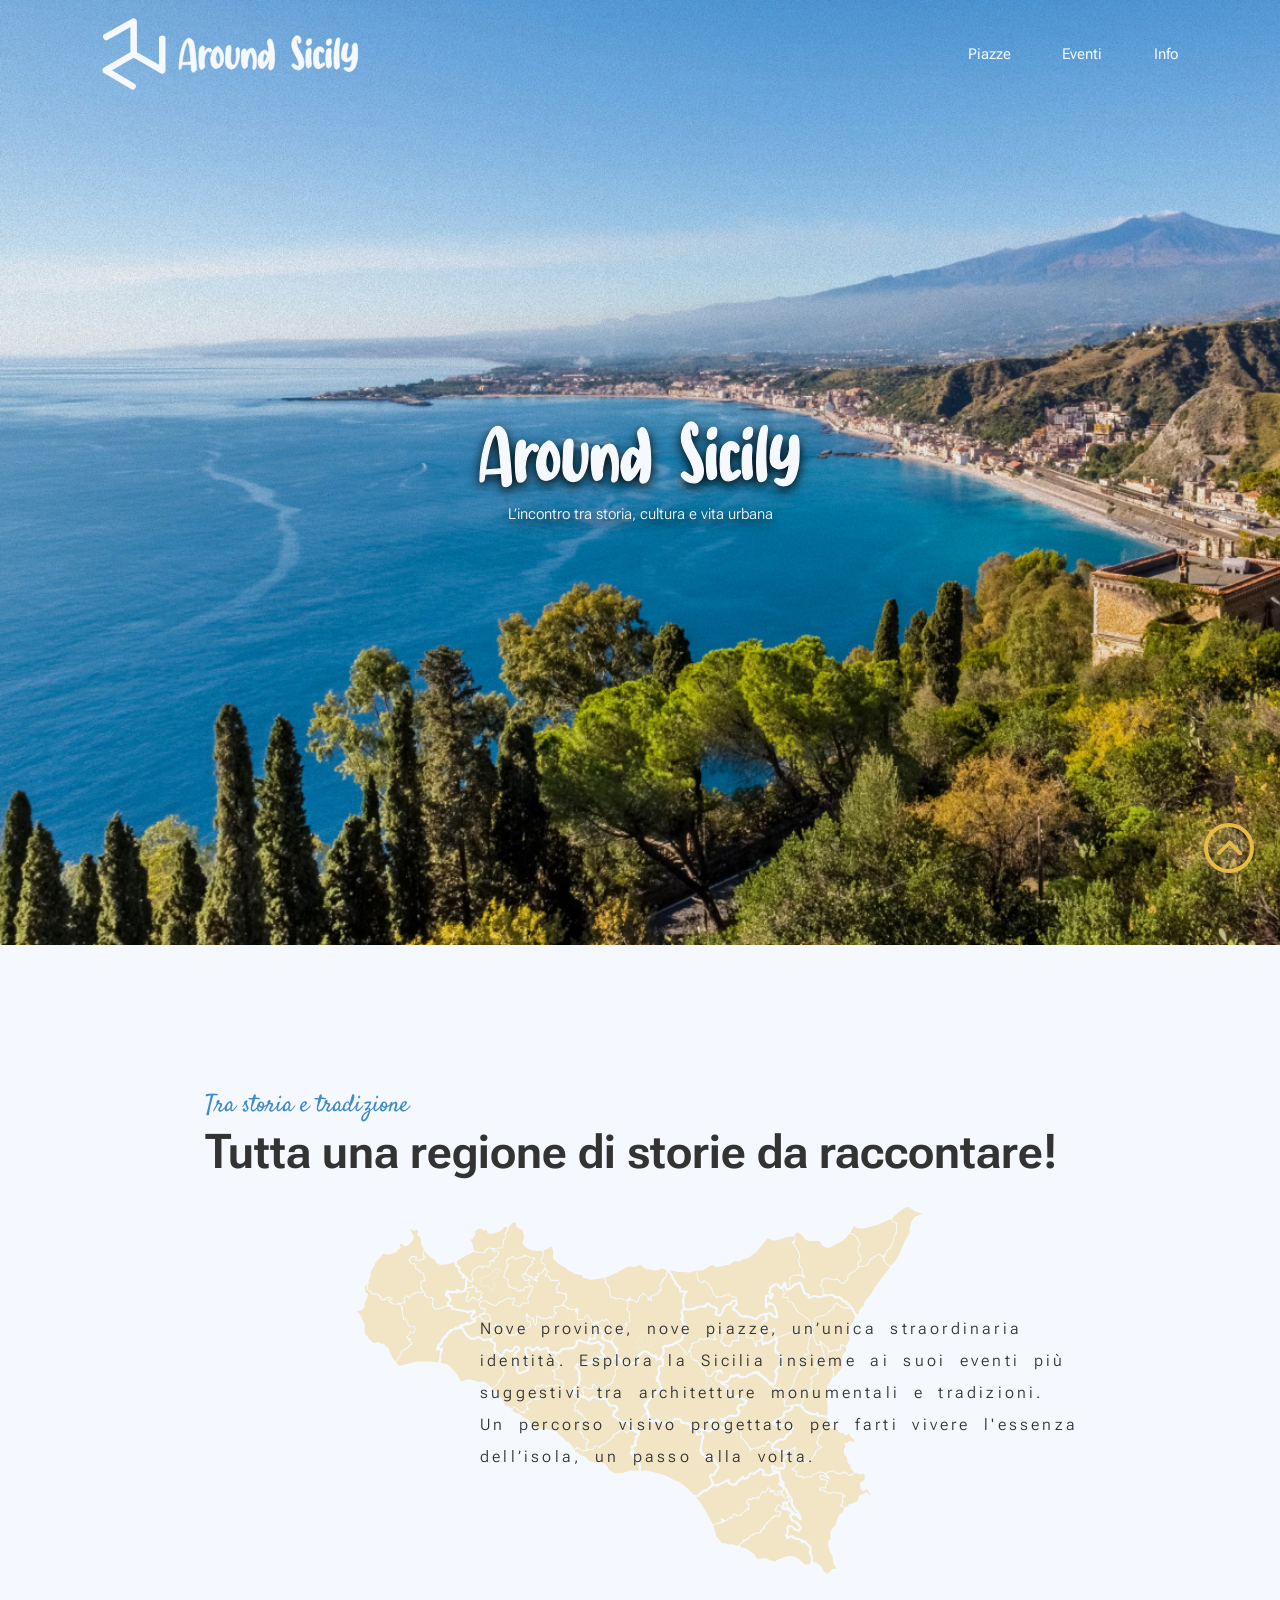
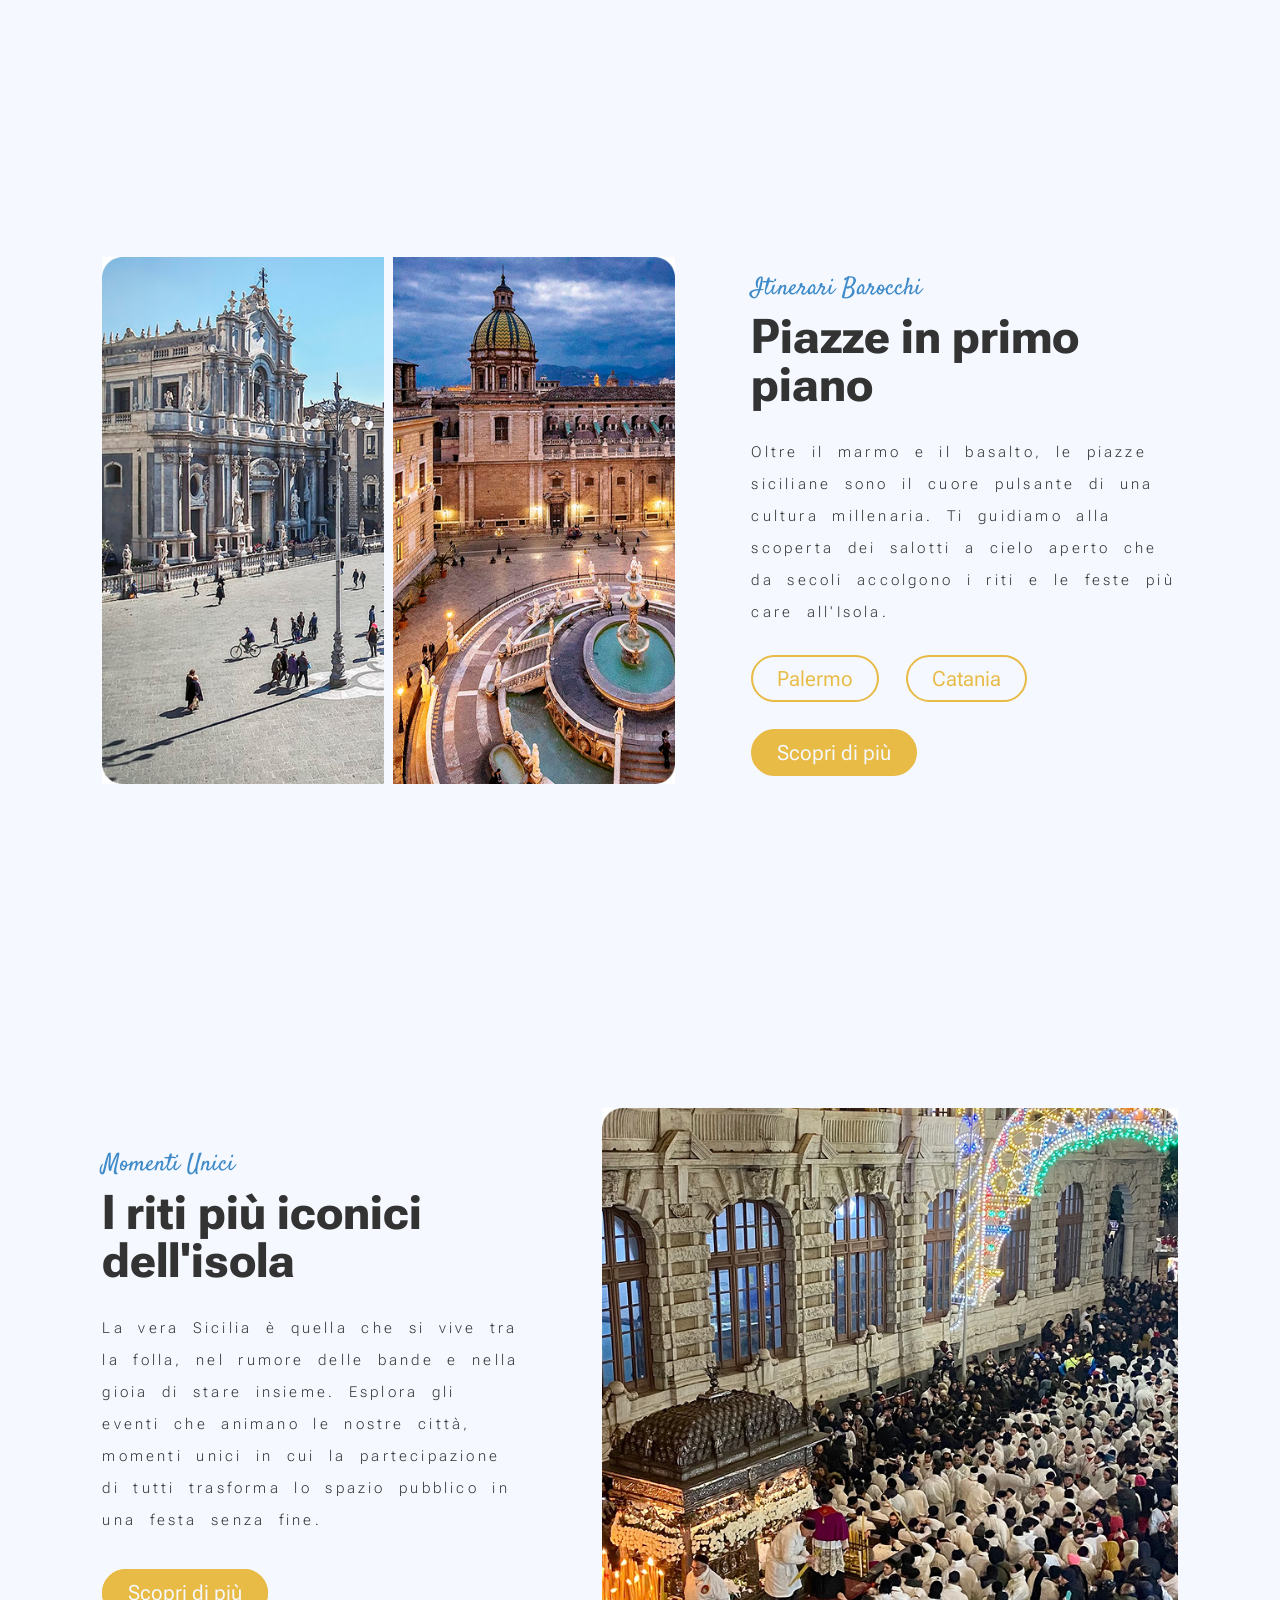
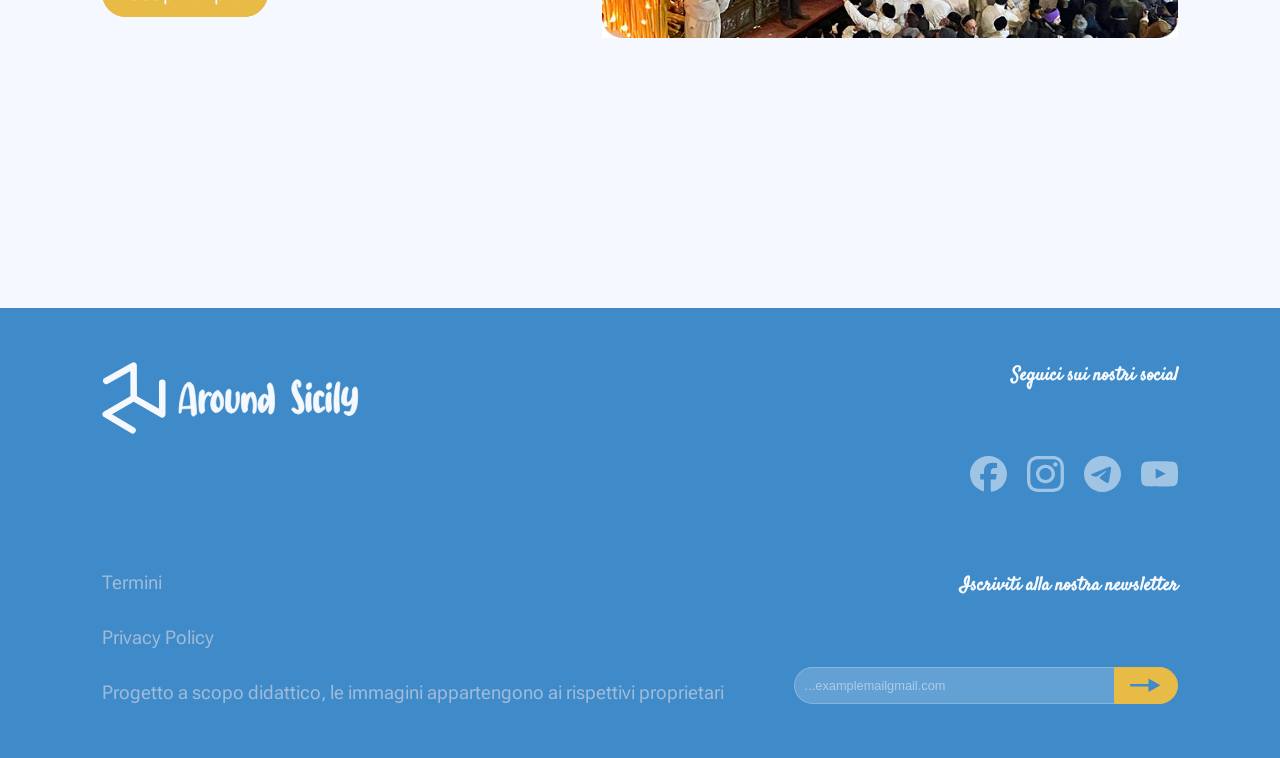
<file: index.html>
<!DOCTYPE html>
<html lang="it,en">
<head>
    <meta charset="UTF-8">
    <meta name="viewport" content="width=device-width, initial-scale=1.0">
    <link rel="stylesheet" href="style.css">
    <link rel="icon" type="image/png" sizes="32x32" href="favicon/favicon.png">
    <link rel="apple-touch-icon" sizes="180x180" href="favicon/apple-icon.png">
    <title>Around Sicily - Home</title>
</head>
<body>
   <nav>
        <div class="nav-left">
            <div class="Trademark">
        <?xml version="1.0" encoding="UTF-8"?>
<svg id="TM"  xmlns="http://www.w3.org/2000/svg" viewBox="0 0 75.36 84.96">
    <a href="index.html"><path d="M4.98,22.26L37.2,4.35l.12,38.15M37.32,42.49L4.35,61.67l31.62,18.94M37.32,42.49l33.69,19.31V24.6"/></a>
</svg>
    <svg id="AS" viewBox="0 0 245 50" xmlns="http://www.w3.org/2000/svg">
        <a href="index.html"><path d="M4.16 36.764C4.40267 36.6947 5.02667 36.6427 6.032 36.608C8.49333 36.5387 11.8907 36.244 16.224 35.724C15.6 27.6467 15.0107 21.6147 14.456 17.628C13.832 12.844 12.948 9.88 11.804 8.736C11.7 8.736 11.2147 9.516 10.348 11.076C9.516 12.6013 8.528 15.392 7.384 19.448C6.24 23.4693 5.16533 29.2413 4.16 36.764ZM19.708 49.556C18.4253 49.556 17.628 49.0707 17.316 48.1C17.004 47.1293 16.8133 45.3787 16.744 42.848L16.484 39.156C13.0867 39.4333 10.1227 39.624 7.592 39.728C5.096 39.832 3.81333 39.884 3.744 39.884C3.36267 42.0333 3.15467 43.4547 3.12 44.148C3.05067 44.6333 2.808 45.032 2.392 45.344C1.976 45.656 1.54267 45.812 1.092 45.812C0.364 45.812 -3.46452e-07 45.4307 -3.46452e-07 44.668C-3.46452e-07 40.5427 0.312 36.1053 0.936 31.356C1.59467 26.572 2.51333 22.0827 3.692 17.888C4.90533 13.6587 6.344 10.192 8.008 7.488C9.70667 4.784 11.596 3.432 13.676 3.432C14.8893 3.432 16.016 3.88267 17.056 4.784C18.1307 5.68533 19.032 6.968 19.76 8.632C20.4187 10.4 21.008 13.2253 21.528 17.108C22.4293 23.66 23.2267 31.9453 23.92 41.964L24.128 45.084C24.128 46.3667 23.608 47.424 22.568 48.256C21.5627 49.1227 20.6093 49.556 19.708 49.556ZM30.7852 46.02H30.2652C29.4332 46.02 28.7572 45.2227 28.2372 43.628C27.5092 41.2707 27.1452 36.7987 27.1452 30.212C27.1452 27.508 27.2666 24.804 27.5092 22.1C27.7866 18.772 28.3586 16.6227 29.2252 15.652C30.1959 14.5427 31.2186 13.988 32.2932 13.988C32.7092 13.988 33.1252 14.092 33.5412 14.3H33.4892C33.6626 14.3693 33.8532 14.5253 34.0612 14.768C34.3039 15.0107 34.4599 15.2707 34.5292 15.548C34.7372 16.2413 34.8412 16.7267 34.8412 17.004C34.8412 17.316 34.8066 17.6627 34.7372 18.044C34.6332 18.7027 34.4946 20.3147 34.3212 22.88C34.7026 22.1867 35.1359 21.476 35.6212 20.748C37.3546 18.2173 39.2266 16.952 41.2372 16.952C42.1732 16.952 42.9879 17.2467 43.6812 17.836C44.4092 18.3907 44.7732 19.0493 44.7732 19.812C44.7732 20.3667 44.5479 20.9733 44.0972 21.632C43.6812 22.2907 43.0919 22.62 42.3292 22.62C41.9479 22.62 41.6359 22.4987 41.3932 22.256C41.1852 21.9787 40.9946 21.6147 40.8212 21.164L40.0932 20.748C40.0239 20.748 39.9372 20.7653 39.8332 20.8C39.7639 20.8347 39.6946 20.8867 39.6252 20.956C39.5559 20.9907 39.4519 21.0773 39.3132 21.216C39.1746 21.32 39.0359 21.4587 38.8972 21.632C37.3026 23.5387 36.2106 25.4627 35.6212 27.404C35.0666 29.3107 34.6679 31.72 34.4252 34.632C34.5639 36.0187 34.6679 37.1107 34.7372 37.908C34.8412 38.6707 34.9279 39.312 34.9972 39.832C35.1012 40.3173 35.1879 40.872 35.2572 41.496C35.2572 42.5013 34.8239 43.5067 33.9572 44.512C33.0906 45.5173 32.0332 46.02 30.7852 46.02ZM53.8253 39.052L53.7733 39C53.7733 39.0347 53.7906 39.052 53.8253 39.052ZM54.2933 39.156C54.6746 39.0867 54.9173 38.9653 55.0213 38.792C55.1599 38.584 55.3159 38.376 55.4893 38.168C56.1479 37.0933 56.5466 35.0653 56.6853 32.084C56.6853 31.0093 56.6159 30.108 56.4773 29.38C55.8533 25.6707 54.6919 22.88 52.9933 21.008C52.2653 22.3947 51.6759 23.764 51.2253 25.116L51.0173 25.636V25.74L51.1213 25.48V25.584C50.8093 25.9653 50.5146 27.6467 50.2373 30.628C50.2373 32.4307 50.3759 33.6787 50.6533 34.372C50.6533 34.476 50.6706 34.5453 50.7053 34.58C50.7746 35.0307 51.0866 35.7933 51.6413 36.868C52.2306 37.6653 52.9239 38.3587 53.7213 38.948C53.8599 39.0867 54.0506 39.156 54.2933 39.156ZM50.4453 44.668C47.9493 44.668 46.0773 43.2467 44.8293 40.404C43.7893 38.116 43.2693 35.62 43.2693 32.916C43.2693 31.2867 43.5293 29.276 44.0493 26.884C44.6039 24.4573 45.4359 22.204 46.5453 20.124C47.6893 18.0093 49.1279 16.5187 50.8613 15.652C51.3466 14.924 52.0919 14.56 53.0973 14.56C53.5479 14.56 54.1893 14.9067 55.0213 15.6C55.8879 16.2933 56.7719 17.3333 57.6733 18.72C58.6093 20.072 59.4066 21.736 60.0653 23.712C60.7239 25.6533 61.0533 27.872 61.0533 30.368C61.0533 34.84 60.0479 38.2893 58.0373 40.716C55.8533 43.3507 53.3226 44.668 50.4453 44.668ZM71.4557 45.552C69.9651 45.552 68.5437 45.084 67.1917 44.148C64.7304 42.484 63.4997 39.2253 63.4997 34.372C63.4997 33.54 63.6211 30.7147 63.8637 25.896C64.0717 21.32 64.2451 18.512 64.3837 17.472C64.5917 16.3627 65.0597 15.3573 65.7877 14.456C66.5504 13.5547 67.5384 13.104 68.7517 13.104C69.3411 13.104 69.8611 13.312 70.3117 13.728C70.9011 14.5947 71.1957 15.5133 71.1957 16.484L71.0917 19.24C70.7104 26.7973 70.5197 31.0613 70.5197 32.032C70.5197 33.8 70.6411 35.048 70.8837 35.776L71.2997 37.076C71.7157 38.1853 72.2704 39.0867 72.9637 39.78L73.0157 39.832C73.2584 39.9707 73.4317 40.0747 73.5357 40.144C73.6744 40.2133 74.0211 40.248 74.5757 40.248C74.7144 40.2133 74.8184 40.1787 74.8877 40.144C74.9917 40.1093 75.0957 40.0747 75.1997 40.04C75.3037 40.0053 75.4944 39.884 75.7717 39.676C77.5051 37.388 78.3717 33.5747 78.3717 28.236C78.3717 27.0573 78.3197 25.8093 78.2157 24.492C78.1117 23.14 78.0077 21.944 77.9037 20.904C77.8344 19.864 77.7997 19.188 77.7997 18.876C77.7997 18.0787 78.1117 17.4373 78.7357 16.952C79.3944 16.432 80.0011 16.172 80.5557 16.172C81.3184 16.172 81.8557 16.6227 82.1677 17.524C82.5491 19.9507 82.7397 22.412 82.7397 24.908C82.7397 29.9 81.8904 34.3893 80.1917 38.376C78.1811 43.16 75.2691 45.552 71.4557 45.552ZM102.494 45.864C101.385 45.864 100.83 45.24 100.83 43.992C100.83 43.576 100.9 42.9867 101.038 42.224C101.316 40.5947 101.489 38.168 101.558 34.944C101.558 32.9333 101.264 30.7493 100.674 28.392C100.674 27.6293 99.9984 25.948 98.6464 23.348L98.6984 23.296C98.6638 23.296 98.6118 23.2613 98.5424 23.192C98.5078 23.088 98.4731 23.036 98.4384 23.036L97.8664 22.412C97.3464 22.932 96.8438 23.764 96.3584 24.908C95.4224 27.0573 94.4518 31.3907 93.4464 37.908C93.6544 38.636 93.7584 39.3987 93.7584 40.196C93.7584 41.548 93.2904 42.64 92.3544 43.472C91.4184 44.304 90.4304 44.72 89.3904 44.72C89.3211 44.7547 89.1998 44.772 89.0264 44.772C88.1251 44.772 87.3624 43.8533 86.7384 42.016C85.7331 39.2427 85.2304 34.2507 85.2304 27.04C85.2304 24.44 85.4731 22.4813 85.9584 21.164C86.4438 19.8467 87.0158 18.9627 87.6744 18.512C88.3331 18.0613 88.9571 17.836 89.5464 17.836C91.1758 17.836 92.0424 19.6213 92.1464 23.192C92.9784 21.216 93.8971 19.7947 94.9024 18.928C95.9424 18.0613 96.8784 17.5413 97.7104 17.368C98.5771 17.16 99.1144 17.056 99.3224 17.056C101.021 17.1253 102.217 17.7147 102.91 18.824C103.638 19.9333 104.158 21.112 104.47 22.36C105.094 24.336 105.493 26.104 105.666 27.664C105.84 29.224 105.926 31.2 105.926 33.592C105.926 38.376 105.649 41.6173 105.094 43.316C104.54 45.0147 103.673 45.864 102.494 45.864ZM115.971 37.284L117.687 34.684C119.247 31.564 120.253 29.2413 120.703 27.716C120.461 27.3693 120.097 26.9187 119.611 26.364C119.126 25.8093 118.606 25.3067 118.051 24.856C117.497 24.3707 117.011 24.0933 116.595 24.024C116.353 24.1627 116.006 24.9427 115.555 26.364C115.278 27.7853 115.07 29.484 114.931 31.46C114.931 32.9507 115.07 34.216 115.347 35.256C115.659 36.504 115.867 37.18 115.971 37.284ZM124.863 46.748C124.135 46.748 123.546 46.488 123.095 45.968C122.645 45.448 122.419 44.8413 122.419 44.148C122.419 43.7667 122.489 43.0907 122.627 42.12C123.078 40.04 123.407 36.8333 123.615 32.5C123.442 32.9507 123.026 33.8173 122.367 35.1C120.461 38.8093 118.762 41.3747 117.271 42.796C116.405 43.94 115.313 44.616 113.995 44.824L113.319 44.928C112.175 44.928 111.257 44.46 110.563 43.524C109.87 42.588 109.333 41.4787 108.951 40.196C108.57 38.9133 108.293 37.6653 108.119 36.452C107.981 35.2387 107.911 34.3547 107.911 33.8C107.911 31.824 108.362 29.744 109.263 27.56C110.165 25.376 111.309 23.5213 112.695 21.996C114.082 20.4707 115.538 19.708 117.063 19.708C117.861 19.708 118.606 19.9333 119.299 20.384C119.993 20.8347 120.582 21.3027 121.067 21.788C121.553 22.2387 121.882 22.568 122.055 22.776C122.437 20.5573 122.645 19.1707 122.679 18.616C122.09 15.288 121.674 13.2427 121.431 12.48C121.397 12.3413 121.327 12.064 121.223 11.648C121.154 11.232 121.067 10.7467 120.963 10.192C120.859 9.63733 120.807 9.152 120.807 8.736C120.807 7.176 121.379 5.96267 122.523 5.096C123.182 4.64534 123.858 4.42 124.551 4.42C126.527 4.42 128.087 7.384 129.231 13.312C130.167 18.2347 130.635 23.3133 130.635 28.548C130.635 33.1587 130.427 36.7987 130.011 39.468C129.63 42.1027 129.006 43.9747 128.139 45.084C127.307 46.1933 126.215 46.748 124.863 46.748ZM163.283 46.644C161.584 46.644 160.042 46.228 158.655 45.396C157.268 44.5987 156.159 43.7147 155.327 42.744C154.53 41.7733 154.131 41.028 154.131 40.508C154.131 39.884 154.408 39.3467 154.963 38.896C155.518 38.4107 156.055 38.168 156.575 38.168C156.852 38.168 157.563 38.6187 158.707 39.52C160.718 41.0453 162.156 41.808 163.023 41.808C163.335 41.808 163.491 41.756 163.491 41.652C163.526 41.548 163.595 41.4267 163.699 41.288C163.942 40.8027 164.063 40.3347 164.063 39.884C163.924 37.4227 163.37 35.0827 162.399 32.864C161.463 30.6453 160.354 28.4267 159.071 26.208C157.823 23.9547 156.696 21.6667 155.691 19.344C154.686 16.9867 154.183 14.5253 154.183 11.96C154.183 10.2267 154.495 8.44133 155.119 6.604C155.778 4.732 156.662 3.172 157.771 1.924C158.915 0.641333 160.215 -2.38419e-07 161.671 -2.38419e-07C163.058 -2.38419e-07 164.271 0.624 165.311 1.872C166.351 3.08533 166.871 4.64534 166.871 6.552C166.871 9.18667 166.022 10.504 164.323 10.504C163.699 10.504 163.3 10.2787 163.127 9.828C162.988 9.37734 162.902 8.84 162.867 8.216C162.832 7.55734 162.694 6.916 162.451 6.292C162.243 5.63334 161.775 5.11334 161.047 4.732C160.77 5.46 160.631 6.06667 160.631 6.552L160.579 7.228L161.463 12.74C161.879 14.82 163.266 17.9053 165.623 21.996C166.49 23.5213 167.322 25.0987 168.119 26.728C170.06 30.6453 171.031 34.2507 171.031 37.544C171.031 40.56 170.251 42.8307 168.691 44.356C167.166 45.8813 165.363 46.644 163.283 46.644ZM176.981 44.044C176.565 44.044 176.131 43.9573 175.681 43.784C174.121 43.16 173.341 38.688 173.341 30.368C173.341 25.9307 173.635 22.6547 174.225 20.54L175.005 19.084C175.802 17.732 176.859 17.056 178.177 17.056C179.875 17.056 180.725 18.1827 180.725 20.436C180.725 21.0947 180.673 21.892 180.569 22.828C180.43 24.2147 180.361 25.8613 180.361 27.768C180.361 30.3333 180.534 33.176 180.881 36.296C181.054 37.4053 181.141 38.5147 181.141 39.624C181.141 40.6987 180.881 41.5653 180.361 42.224C179.841 42.848 179.251 43.316 178.593 43.628C177.934 43.9053 177.397 44.044 176.981 44.044ZM176.721 13.26C174.953 13.26 174.069 12.376 174.069 10.608C174.069 7.86934 174.814 5.99734 176.305 4.992C177.137 4.472 177.969 4.212 178.801 4.212C180.43 4.212 181.245 5.02667 181.245 6.656C181.245 7.00267 181.193 7.488 181.089 8.112C181.089 8.32 181.106 8.476 181.141 8.58C181.141 10.0013 180.621 11.1453 179.581 12.012C178.575 12.844 177.622 13.26 176.721 13.26ZM191.385 36.348L191.333 35.984L191.385 36.348ZM190.449 45.032C188.023 45.032 186.324 43.9747 185.353 41.86C184.383 39.7107 183.897 36.556 183.897 32.396C183.897 28.7907 184.053 26.0347 184.365 24.128C184.781 21.216 185.631 19.1187 186.913 17.836C188.543 15.964 190.345 15.028 192.321 15.028C193.743 15.028 195.095 15.548 196.377 16.588C197.695 17.628 198.353 18.8413 198.353 20.228L198.301 21.06C198.301 21.58 198.059 22.1 197.573 22.62C197.123 23.1053 196.603 23.348 196.013 23.348C195.389 23.348 194.939 23.0187 194.661 22.36C194.419 22.1867 194.245 22.0307 194.141 21.892C193.968 21.6493 193.153 21.2853 191.697 20.8C191.143 23.0533 190.865 26.104 190.865 29.952C190.865 32.3093 191.021 34.3547 191.333 36.088C191.333 36.712 191.923 37.804 193.101 39.364L193.257 39.416C193.881 39.104 194.332 38.844 194.609 38.636C194.609 38.532 195.008 38.2027 195.805 37.648C196.637 37.0933 197.313 36.816 197.833 36.816C198.977 36.816 199.549 37.336 199.549 38.376C199.549 39.3467 198.995 40.352 197.885 41.392C196.811 42.432 195.545 43.2987 194.089 43.992C192.668 44.6853 191.455 45.032 190.449 45.032ZM204.403 44.044C203.987 44.044 203.553 43.9573 203.103 43.784C201.543 43.16 200.763 38.688 200.763 30.368C200.763 25.9307 201.057 22.6547 201.647 20.54L202.427 19.084C203.224 17.732 204.281 17.056 205.599 17.056C207.297 17.056 208.147 18.1827 208.147 20.436C208.147 21.0947 208.095 21.892 207.991 22.828C207.852 24.2147 207.783 25.8613 207.783 27.768C207.783 30.3333 207.956 33.176 208.303 36.296C208.476 37.4053 208.563 38.5147 208.563 39.624C208.563 40.6987 208.303 41.5653 207.783 42.224C207.263 42.848 206.673 43.316 206.015 43.628C205.356 43.9053 204.819 44.044 204.403 44.044ZM204.143 13.26C202.375 13.26 201.491 12.376 201.491 10.608C201.491 7.86934 202.236 5.99734 203.727 4.992C204.559 4.472 205.391 4.212 206.223 4.212C207.852 4.212 208.667 5.02667 208.667 6.656C208.667 7.00267 208.615 7.488 208.511 8.112C208.511 8.32 208.528 8.476 208.563 8.58C208.563 10.0013 208.043 11.1453 207.003 12.012C205.997 12.844 205.044 13.26 204.143 13.26ZM215.323 45.604C214.803 45.604 214.318 45.4827 213.867 45.24C213.451 44.9973 213.087 44.408 212.775 43.472C212.498 42.536 212.272 41.0627 212.099 39.052C211.926 37.0067 211.839 34.216 211.839 30.68C211.839 26.0347 212.203 21.0427 212.931 15.704C213.694 9.91467 214.682 6.06667 215.895 4.16C216.484 3.224 217.282 2.756 218.287 2.756C219.05 2.756 219.518 2.99867 219.691 3.484C219.864 3.93467 219.986 4.576 220.055 5.408C220.055 5.89333 219.726 8.97867 219.067 14.664C218.859 16.7787 218.755 19.7773 218.755 23.66C218.755 29.692 218.946 34.5453 219.327 38.22C219.466 39.0867 219.535 39.9187 219.535 40.716C219.535 41.8253 219.292 42.744 218.807 43.472C218.322 44.1653 217.75 44.6853 217.091 45.032C216.467 45.4133 215.878 45.604 215.323 45.604ZM232.269 48.828C231.056 48.828 229.929 48.5507 228.889 47.996C227.884 47.4413 227.069 46.852 226.445 46.228C225.856 45.604 225.561 45.1707 225.561 44.928C225.561 44.6507 225.7 44.2867 225.977 43.836C226.289 43.3853 226.74 43.16 227.329 43.16C228.924 43.6453 230.103 43.888 230.865 43.888C231.351 43.888 231.819 43.8707 232.269 43.836C232.72 43.8013 232.98 43.784 233.049 43.784C233.257 43.68 233.431 43.5587 233.569 43.42L234.453 42.172L235.025 40.768C235.788 38.792 236.429 35.7587 236.949 31.668C236.915 31.668 236.897 31.6853 236.897 31.72C236.655 32.032 236.169 32.5173 235.441 33.176C234.748 33.8 233.847 34.4067 232.737 34.996C231.628 35.5507 230.363 35.828 228.941 35.828C228.144 35.828 227.451 35.6893 226.861 35.412C223.741 34.3027 222.181 31.72 222.181 27.664C222.181 23.504 222.719 19.6733 223.793 16.172C225.111 11.9427 226.896 9.828 229.149 9.828C229.635 9.828 230.12 10.0187 230.605 10.4C231.125 10.7813 231.385 11.44 231.385 12.376C231.385 13.1387 231.264 13.7973 231.021 14.352C229.877 18.4773 229.253 22.2213 229.149 25.584C229.149 28.1147 229.548 29.848 230.345 30.784L230.865 31.044C231.385 31.044 231.975 30.784 232.633 30.264C233.569 29.432 234.419 28.3573 235.181 27.04C236.048 25.2373 236.499 24.128 236.533 23.712C236.741 23.0533 236.949 22.1 237.157 20.852L237.001 16.692C237.001 14.3 237.4 12.584 238.197 11.544C238.995 10.504 239.896 9.984 240.901 9.984C242.323 9.984 243.241 10.9547 243.657 12.896C244.073 14.8373 244.281 18.1827 244.281 22.932C244.281 28.236 243.935 32.5 243.241 35.724C242.063 41.236 240.381 44.9107 238.197 46.748C237.435 47.4067 236.932 47.7707 236.689 47.84C236.447 47.944 236.152 48.048 235.805 48.152C235.493 48.256 235.06 48.3947 234.505 48.568C233.951 48.7413 233.205 48.828 232.269 48.828Z"/>
        </a>
    </svg>
        </div>
            </div>
    <div class="nav-right">
<ul>
    <a href="piazze.html"><li>Piazze</li></a>
      <a href="eventi.html"><li>Eventi</li></a>
    <a href="info.html"><li>Info</li></a>
</ul>
    </div>
    </nav>
<header style="background-image: url(IMGs/Hero/home.jpg);">
    <svg viewBox="0 0 245 50" xmlns="http://www.w3.org/2000/svg">
    <path d="M4.16 36.764C4.40267 36.6947 5.02667 36.6427 6.032 36.608C8.49333 36.5387 11.8907 36.244 16.224 35.724C15.6 27.6467 15.0107 21.6147 14.456 17.628C13.832 12.844 12.948 9.88 11.804 8.736C11.7 8.736 11.2147 9.516 10.348 11.076C9.516 12.6013 8.528 15.392 7.384 19.448C6.24 23.4693 5.16533 29.2413 4.16 36.764ZM19.708 49.556C18.4253 49.556 17.628 49.0707 17.316 48.1C17.004 47.1293 16.8133 45.3787 16.744 42.848L16.484 39.156C13.0867 39.4333 10.1227 39.624 7.592 39.728C5.096 39.832 3.81333 39.884 3.744 39.884C3.36267 42.0333 3.15467 43.4547 3.12 44.148C3.05067 44.6333 2.808 45.032 2.392 45.344C1.976 45.656 1.54267 45.812 1.092 45.812C0.364 45.812 -3.46452e-07 45.4307 -3.46452e-07 44.668C-3.46452e-07 40.5427 0.312 36.1053 0.936 31.356C1.59467 26.572 2.51333 22.0827 3.692 17.888C4.90533 13.6587 6.344 10.192 8.008 7.488C9.70667 4.784 11.596 3.432 13.676 3.432C14.8893 3.432 16.016 3.88267 17.056 4.784C18.1307 5.68533 19.032 6.968 19.76 8.632C20.4187 10.4 21.008 13.2253 21.528 17.108C22.4293 23.66 23.2267 31.9453 23.92 41.964L24.128 45.084C24.128 46.3667 23.608 47.424 22.568 48.256C21.5627 49.1227 20.6093 49.556 19.708 49.556ZM30.7852 46.02H30.2652C29.4332 46.02 28.7572 45.2227 28.2372 43.628C27.5092 41.2707 27.1452 36.7987 27.1452 30.212C27.1452 27.508 27.2666 24.804 27.5092 22.1C27.7866 18.772 28.3586 16.6227 29.2252 15.652C30.1959 14.5427 31.2186 13.988 32.2932 13.988C32.7092 13.988 33.1252 14.092 33.5412 14.3H33.4892C33.6626 14.3693 33.8532 14.5253 34.0612 14.768C34.3039 15.0107 34.4599 15.2707 34.5292 15.548C34.7372 16.2413 34.8412 16.7267 34.8412 17.004C34.8412 17.316 34.8066 17.6627 34.7372 18.044C34.6332 18.7027 34.4946 20.3147 34.3212 22.88C34.7026 22.1867 35.1359 21.476 35.6212 20.748C37.3546 18.2173 39.2266 16.952 41.2372 16.952C42.1732 16.952 42.9879 17.2467 43.6812 17.836C44.4092 18.3907 44.7732 19.0493 44.7732 19.812C44.7732 20.3667 44.5479 20.9733 44.0972 21.632C43.6812 22.2907 43.0919 22.62 42.3292 22.62C41.9479 22.62 41.6359 22.4987 41.3932 22.256C41.1852 21.9787 40.9946 21.6147 40.8212 21.164L40.0932 20.748C40.0239 20.748 39.9372 20.7653 39.8332 20.8C39.7639 20.8347 39.6946 20.8867 39.6252 20.956C39.5559 20.9907 39.4519 21.0773 39.3132 21.216C39.1746 21.32 39.0359 21.4587 38.8972 21.632C37.3026 23.5387 36.2106 25.4627 35.6212 27.404C35.0666 29.3107 34.6679 31.72 34.4252 34.632C34.5639 36.0187 34.6679 37.1107 34.7372 37.908C34.8412 38.6707 34.9279 39.312 34.9972 39.832C35.1012 40.3173 35.1879 40.872 35.2572 41.496C35.2572 42.5013 34.8239 43.5067 33.9572 44.512C33.0906 45.5173 32.0332 46.02 30.7852 46.02ZM53.8253 39.052L53.7733 39C53.7733 39.0347 53.7906 39.052 53.8253 39.052ZM54.2933 39.156C54.6746 39.0867 54.9173 38.9653 55.0213 38.792C55.1599 38.584 55.3159 38.376 55.4893 38.168C56.1479 37.0933 56.5466 35.0653 56.6853 32.084C56.6853 31.0093 56.6159 30.108 56.4773 29.38C55.8533 25.6707 54.6919 22.88 52.9933 21.008C52.2653 22.3947 51.6759 23.764 51.2253 25.116L51.0173 25.636V25.74L51.1213 25.48V25.584C50.8093 25.9653 50.5146 27.6467 50.2373 30.628C50.2373 32.4307 50.3759 33.6787 50.6533 34.372C50.6533 34.476 50.6706 34.5453 50.7053 34.58C50.7746 35.0307 51.0866 35.7933 51.6413 36.868C52.2306 37.6653 52.9239 38.3587 53.7213 38.948C53.8599 39.0867 54.0506 39.156 54.2933 39.156ZM50.4453 44.668C47.9493 44.668 46.0773 43.2467 44.8293 40.404C43.7893 38.116 43.2693 35.62 43.2693 32.916C43.2693 31.2867 43.5293 29.276 44.0493 26.884C44.6039 24.4573 45.4359 22.204 46.5453 20.124C47.6893 18.0093 49.1279 16.5187 50.8613 15.652C51.3466 14.924 52.0919 14.56 53.0973 14.56C53.5479 14.56 54.1893 14.9067 55.0213 15.6C55.8879 16.2933 56.7719 17.3333 57.6733 18.72C58.6093 20.072 59.4066 21.736 60.0653 23.712C60.7239 25.6533 61.0533 27.872 61.0533 30.368C61.0533 34.84 60.0479 38.2893 58.0373 40.716C55.8533 43.3507 53.3226 44.668 50.4453 44.668ZM71.4557 45.552C69.9651 45.552 68.5437 45.084 67.1917 44.148C64.7304 42.484 63.4997 39.2253 63.4997 34.372C63.4997 33.54 63.6211 30.7147 63.8637 25.896C64.0717 21.32 64.2451 18.512 64.3837 17.472C64.5917 16.3627 65.0597 15.3573 65.7877 14.456C66.5504 13.5547 67.5384 13.104 68.7517 13.104C69.3411 13.104 69.8611 13.312 70.3117 13.728C70.9011 14.5947 71.1957 15.5133 71.1957 16.484L71.0917 19.24C70.7104 26.7973 70.5197 31.0613 70.5197 32.032C70.5197 33.8 70.6411 35.048 70.8837 35.776L71.2997 37.076C71.7157 38.1853 72.2704 39.0867 72.9637 39.78L73.0157 39.832C73.2584 39.9707 73.4317 40.0747 73.5357 40.144C73.6744 40.2133 74.0211 40.248 74.5757 40.248C74.7144 40.2133 74.8184 40.1787 74.8877 40.144C74.9917 40.1093 75.0957 40.0747 75.1997 40.04C75.3037 40.0053 75.4944 39.884 75.7717 39.676C77.5051 37.388 78.3717 33.5747 78.3717 28.236C78.3717 27.0573 78.3197 25.8093 78.2157 24.492C78.1117 23.14 78.0077 21.944 77.9037 20.904C77.8344 19.864 77.7997 19.188 77.7997 18.876C77.7997 18.0787 78.1117 17.4373 78.7357 16.952C79.3944 16.432 80.0011 16.172 80.5557 16.172C81.3184 16.172 81.8557 16.6227 82.1677 17.524C82.5491 19.9507 82.7397 22.412 82.7397 24.908C82.7397 29.9 81.8904 34.3893 80.1917 38.376C78.1811 43.16 75.2691 45.552 71.4557 45.552ZM102.494 45.864C101.385 45.864 100.83 45.24 100.83 43.992C100.83 43.576 100.9 42.9867 101.038 42.224C101.316 40.5947 101.489 38.168 101.558 34.944C101.558 32.9333 101.264 30.7493 100.674 28.392C100.674 27.6293 99.9984 25.948 98.6464 23.348L98.6984 23.296C98.6638 23.296 98.6118 23.2613 98.5424 23.192C98.5078 23.088 98.4731 23.036 98.4384 23.036L97.8664 22.412C97.3464 22.932 96.8438 23.764 96.3584 24.908C95.4224 27.0573 94.4518 31.3907 93.4464 37.908C93.6544 38.636 93.7584 39.3987 93.7584 40.196C93.7584 41.548 93.2904 42.64 92.3544 43.472C91.4184 44.304 90.4304 44.72 89.3904 44.72C89.3211 44.7547 89.1998 44.772 89.0264 44.772C88.1251 44.772 87.3624 43.8533 86.7384 42.016C85.7331 39.2427 85.2304 34.2507 85.2304 27.04C85.2304 24.44 85.4731 22.4813 85.9584 21.164C86.4438 19.8467 87.0158 18.9627 87.6744 18.512C88.3331 18.0613 88.9571 17.836 89.5464 17.836C91.1758 17.836 92.0424 19.6213 92.1464 23.192C92.9784 21.216 93.8971 19.7947 94.9024 18.928C95.9424 18.0613 96.8784 17.5413 97.7104 17.368C98.5771 17.16 99.1144 17.056 99.3224 17.056C101.021 17.1253 102.217 17.7147 102.91 18.824C103.638 19.9333 104.158 21.112 104.47 22.36C105.094 24.336 105.493 26.104 105.666 27.664C105.84 29.224 105.926 31.2 105.926 33.592C105.926 38.376 105.649 41.6173 105.094 43.316C104.54 45.0147 103.673 45.864 102.494 45.864ZM115.971 37.284L117.687 34.684C119.247 31.564 120.253 29.2413 120.703 27.716C120.461 27.3693 120.097 26.9187 119.611 26.364C119.126 25.8093 118.606 25.3067 118.051 24.856C117.497 24.3707 117.011 24.0933 116.595 24.024C116.353 24.1627 116.006 24.9427 115.555 26.364C115.278 27.7853 115.07 29.484 114.931 31.46C114.931 32.9507 115.07 34.216 115.347 35.256C115.659 36.504 115.867 37.18 115.971 37.284ZM124.863 46.748C124.135 46.748 123.546 46.488 123.095 45.968C122.645 45.448 122.419 44.8413 122.419 44.148C122.419 43.7667 122.489 43.0907 122.627 42.12C123.078 40.04 123.407 36.8333 123.615 32.5C123.442 32.9507 123.026 33.8173 122.367 35.1C120.461 38.8093 118.762 41.3747 117.271 42.796C116.405 43.94 115.313 44.616 113.995 44.824L113.319 44.928C112.175 44.928 111.257 44.46 110.563 43.524C109.87 42.588 109.333 41.4787 108.951 40.196C108.57 38.9133 108.293 37.6653 108.119 36.452C107.981 35.2387 107.911 34.3547 107.911 33.8C107.911 31.824 108.362 29.744 109.263 27.56C110.165 25.376 111.309 23.5213 112.695 21.996C114.082 20.4707 115.538 19.708 117.063 19.708C117.861 19.708 118.606 19.9333 119.299 20.384C119.993 20.8347 120.582 21.3027 121.067 21.788C121.553 22.2387 121.882 22.568 122.055 22.776C122.437 20.5573 122.645 19.1707 122.679 18.616C122.09 15.288 121.674 13.2427 121.431 12.48C121.397 12.3413 121.327 12.064 121.223 11.648C121.154 11.232 121.067 10.7467 120.963 10.192C120.859 9.63733 120.807 9.152 120.807 8.736C120.807 7.176 121.379 5.96267 122.523 5.096C123.182 4.64534 123.858 4.42 124.551 4.42C126.527 4.42 128.087 7.384 129.231 13.312C130.167 18.2347 130.635 23.3133 130.635 28.548C130.635 33.1587 130.427 36.7987 130.011 39.468C129.63 42.1027 129.006 43.9747 128.139 45.084C127.307 46.1933 126.215 46.748 124.863 46.748ZM163.283 46.644C161.584 46.644 160.042 46.228 158.655 45.396C157.268 44.5987 156.159 43.7147 155.327 42.744C154.53 41.7733 154.131 41.028 154.131 40.508C154.131 39.884 154.408 39.3467 154.963 38.896C155.518 38.4107 156.055 38.168 156.575 38.168C156.852 38.168 157.563 38.6187 158.707 39.52C160.718 41.0453 162.156 41.808 163.023 41.808C163.335 41.808 163.491 41.756 163.491 41.652C163.526 41.548 163.595 41.4267 163.699 41.288C163.942 40.8027 164.063 40.3347 164.063 39.884C163.924 37.4227 163.37 35.0827 162.399 32.864C161.463 30.6453 160.354 28.4267 159.071 26.208C157.823 23.9547 156.696 21.6667 155.691 19.344C154.686 16.9867 154.183 14.5253 154.183 11.96C154.183 10.2267 154.495 8.44133 155.119 6.604C155.778 4.732 156.662 3.172 157.771 1.924C158.915 0.641333 160.215 -2.38419e-07 161.671 -2.38419e-07C163.058 -2.38419e-07 164.271 0.624 165.311 1.872C166.351 3.08533 166.871 4.64534 166.871 6.552C166.871 9.18667 166.022 10.504 164.323 10.504C163.699 10.504 163.3 10.2787 163.127 9.828C162.988 9.37734 162.902 8.84 162.867 8.216C162.832 7.55734 162.694 6.916 162.451 6.292C162.243 5.63334 161.775 5.11334 161.047 4.732C160.77 5.46 160.631 6.06667 160.631 6.552L160.579 7.228L161.463 12.74C161.879 14.82 163.266 17.9053 165.623 21.996C166.49 23.5213 167.322 25.0987 168.119 26.728C170.06 30.6453 171.031 34.2507 171.031 37.544C171.031 40.56 170.251 42.8307 168.691 44.356C167.166 45.8813 165.363 46.644 163.283 46.644ZM176.981 44.044C176.565 44.044 176.131 43.9573 175.681 43.784C174.121 43.16 173.341 38.688 173.341 30.368C173.341 25.9307 173.635 22.6547 174.225 20.54L175.005 19.084C175.802 17.732 176.859 17.056 178.177 17.056C179.875 17.056 180.725 18.1827 180.725 20.436C180.725 21.0947 180.673 21.892 180.569 22.828C180.43 24.2147 180.361 25.8613 180.361 27.768C180.361 30.3333 180.534 33.176 180.881 36.296C181.054 37.4053 181.141 38.5147 181.141 39.624C181.141 40.6987 180.881 41.5653 180.361 42.224C179.841 42.848 179.251 43.316 178.593 43.628C177.934 43.9053 177.397 44.044 176.981 44.044ZM176.721 13.26C174.953 13.26 174.069 12.376 174.069 10.608C174.069 7.86934 174.814 5.99734 176.305 4.992C177.137 4.472 177.969 4.212 178.801 4.212C180.43 4.212 181.245 5.02667 181.245 6.656C181.245 7.00267 181.193 7.488 181.089 8.112C181.089 8.32 181.106 8.476 181.141 8.58C181.141 10.0013 180.621 11.1453 179.581 12.012C178.575 12.844 177.622 13.26 176.721 13.26ZM191.385 36.348L191.333 35.984L191.385 36.348ZM190.449 45.032C188.023 45.032 186.324 43.9747 185.353 41.86C184.383 39.7107 183.897 36.556 183.897 32.396C183.897 28.7907 184.053 26.0347 184.365 24.128C184.781 21.216 185.631 19.1187 186.913 17.836C188.543 15.964 190.345 15.028 192.321 15.028C193.743 15.028 195.095 15.548 196.377 16.588C197.695 17.628 198.353 18.8413 198.353 20.228L198.301 21.06C198.301 21.58 198.059 22.1 197.573 22.62C197.123 23.1053 196.603 23.348 196.013 23.348C195.389 23.348 194.939 23.0187 194.661 22.36C194.419 22.1867 194.245 22.0307 194.141 21.892C193.968 21.6493 193.153 21.2853 191.697 20.8C191.143 23.0533 190.865 26.104 190.865 29.952C190.865 32.3093 191.021 34.3547 191.333 36.088C191.333 36.712 191.923 37.804 193.101 39.364L193.257 39.416C193.881 39.104 194.332 38.844 194.609 38.636C194.609 38.532 195.008 38.2027 195.805 37.648C196.637 37.0933 197.313 36.816 197.833 36.816C198.977 36.816 199.549 37.336 199.549 38.376C199.549 39.3467 198.995 40.352 197.885 41.392C196.811 42.432 195.545 43.2987 194.089 43.992C192.668 44.6853 191.455 45.032 190.449 45.032ZM204.403 44.044C203.987 44.044 203.553 43.9573 203.103 43.784C201.543 43.16 200.763 38.688 200.763 30.368C200.763 25.9307 201.057 22.6547 201.647 20.54L202.427 19.084C203.224 17.732 204.281 17.056 205.599 17.056C207.297 17.056 208.147 18.1827 208.147 20.436C208.147 21.0947 208.095 21.892 207.991 22.828C207.852 24.2147 207.783 25.8613 207.783 27.768C207.783 30.3333 207.956 33.176 208.303 36.296C208.476 37.4053 208.563 38.5147 208.563 39.624C208.563 40.6987 208.303 41.5653 207.783 42.224C207.263 42.848 206.673 43.316 206.015 43.628C205.356 43.9053 204.819 44.044 204.403 44.044ZM204.143 13.26C202.375 13.26 201.491 12.376 201.491 10.608C201.491 7.86934 202.236 5.99734 203.727 4.992C204.559 4.472 205.391 4.212 206.223 4.212C207.852 4.212 208.667 5.02667 208.667 6.656C208.667 7.00267 208.615 7.488 208.511 8.112C208.511 8.32 208.528 8.476 208.563 8.58C208.563 10.0013 208.043 11.1453 207.003 12.012C205.997 12.844 205.044 13.26 204.143 13.26ZM215.323 45.604C214.803 45.604 214.318 45.4827 213.867 45.24C213.451 44.9973 213.087 44.408 212.775 43.472C212.498 42.536 212.272 41.0627 212.099 39.052C211.926 37.0067 211.839 34.216 211.839 30.68C211.839 26.0347 212.203 21.0427 212.931 15.704C213.694 9.91467 214.682 6.06667 215.895 4.16C216.484 3.224 217.282 2.756 218.287 2.756C219.05 2.756 219.518 2.99867 219.691 3.484C219.864 3.93467 219.986 4.576 220.055 5.408C220.055 5.89333 219.726 8.97867 219.067 14.664C218.859 16.7787 218.755 19.7773 218.755 23.66C218.755 29.692 218.946 34.5453 219.327 38.22C219.466 39.0867 219.535 39.9187 219.535 40.716C219.535 41.8253 219.292 42.744 218.807 43.472C218.322 44.1653 217.75 44.6853 217.091 45.032C216.467 45.4133 215.878 45.604 215.323 45.604ZM232.269 48.828C231.056 48.828 229.929 48.5507 228.889 47.996C227.884 47.4413 227.069 46.852 226.445 46.228C225.856 45.604 225.561 45.1707 225.561 44.928C225.561 44.6507 225.7 44.2867 225.977 43.836C226.289 43.3853 226.74 43.16 227.329 43.16C228.924 43.6453 230.103 43.888 230.865 43.888C231.351 43.888 231.819 43.8707 232.269 43.836C232.72 43.8013 232.98 43.784 233.049 43.784C233.257 43.68 233.431 43.5587 233.569 43.42L234.453 42.172L235.025 40.768C235.788 38.792 236.429 35.7587 236.949 31.668C236.915 31.668 236.897 31.6853 236.897 31.72C236.655 32.032 236.169 32.5173 235.441 33.176C234.748 33.8 233.847 34.4067 232.737 34.996C231.628 35.5507 230.363 35.828 228.941 35.828C228.144 35.828 227.451 35.6893 226.861 35.412C223.741 34.3027 222.181 31.72 222.181 27.664C222.181 23.504 222.719 19.6733 223.793 16.172C225.111 11.9427 226.896 9.828 229.149 9.828C229.635 9.828 230.12 10.0187 230.605 10.4C231.125 10.7813 231.385 11.44 231.385 12.376C231.385 13.1387 231.264 13.7973 231.021 14.352C229.877 18.4773 229.253 22.2213 229.149 25.584C229.149 28.1147 229.548 29.848 230.345 30.784L230.865 31.044C231.385 31.044 231.975 30.784 232.633 30.264C233.569 29.432 234.419 28.3573 235.181 27.04C236.048 25.2373 236.499 24.128 236.533 23.712C236.741 23.0533 236.949 22.1 237.157 20.852L237.001 16.692C237.001 14.3 237.4 12.584 238.197 11.544C238.995 10.504 239.896 9.984 240.901 9.984C242.323 9.984 243.241 10.9547 243.657 12.896C244.073 14.8373 244.281 18.1827 244.281 22.932C244.281 28.236 243.935 32.5 243.241 35.724C242.063 41.236 240.381 44.9107 238.197 46.748C237.435 47.4067 236.932 47.7707 236.689 47.84C236.447 47.944 236.152 48.048 235.805 48.152C235.493 48.256 235.06 48.3947 234.505 48.568C233.951 48.7413 233.205 48.828 232.269 48.828Z"/>
    </svg>
<p>L’incontro tra storia, cultura e vita urbana</p>
</header>
    <section class="sect-1">
        <div class="head">
            <h2>Tra storia e tradizione</h2>
            <h1>Tutta una regione di storie da raccontare!</h1>
        </div>
        <div class="text-map">
            <div class="map">
               <?xml version="1.0" encoding="UTF-8"?>
        <svg id="Layer_2" data-name="Layer 2" xmlns="http://www.w3.org/2000/svg" viewBox="0 0 678.79 440.48">
      <path class="cls-1" d="M424.67,254.92c-.69.45-3.25.63-3.25,1.47-.02,5.18,6.92,5.8,6.65,8.7-2.1.05-2.99.79-3.96,1.91-.6.7-2.86.76-3.68.28-1.93-1.14-3.72-.91-5.83-.86-2.76.07-5.67-3.12-8.66-2.26-1.59.46-3.19,1.26-5.12.78l.29-5.02c.09-1.58-4.42-1.33-8.28-2.37l-2.26-.61c-.5-.13-.47-1.76-.85-2.14-1.34-.95-3.78-1.23-5.57-1.58-2.09-.41-3.77-.39-4.93,1.61-.79,1.36-2.2.95-3.4,1.28-6.85,1.87-8.89,4.38-11.58.7l-2.63-1.68c-.41-.7-1.59-1.94-2.19-1.58-1.38,1.73-2.96,3.04-5.32,2.08-.34-.14-1.33-.36-1.39-.7l-.28-1.44c-.27-1.42-.45-2.85-.49-4.24-.35-.68-1.56-2.15-1.6-2.96,1.02-4.95-5.18-4.21-1.48-7.63-.75-2.5,1.02-4.36,2.32-5.89,1.17-1.37,2.16-2.78,3.53-3.95l2.84-2.42c.61-.52,1.96-1.64,2.35-2.3,2.96-5.77,7.58-2.63,7.86-6.18l-2.71-3.42c-.68-.86-.71-1.91-.69-3.24.04-2.75-5.36-3.74-.42-11.16l.05-3.05c-.95-1.57-1.21-4.2.8-4.84.91-.29,2.29-.6,2.81-1.09,1.48-1.4.08-5.78,1.12-8.94l-2.63-1.33,2.4-3.82c1.26-2,.57-5.59.18-7.88.02-.53,1.33-1.37,1.82-1.26,3.95,1.89,2.56-1.53,9.37-1.54.87-.42,2.32-2.96,3.36-2.22,1.14.82,1.58,1.32,3.08,1.29l1.26,2.56c1.09.9,2.16,1.96,3.1,3.1,4.48,5.42,1.44,4.6,3.48,6.05.45.32,1.78.25,2.13-.19l2.45-3.16c2.33.32.76,4.78,2.5,7.65,1.22,2.01,3.8,2.98,5.92,3.8,3.32,1.28,4.08,5.8,4.97,6.69l3.7,3.68,2.03,1.06c.02,2.19.36,4.42,1.04,6.28l3.7.71c.72.14,1.87.35,2.41.13,1.69-.67,2.84-6.92,6.45-5.45.55.23,1.44,1.69,1,2.11-2.43,1.53-4.24,4.55-2.16,7.06l2.39,2.88,3.01-1.09.02,2.5c2.93,3.43,9.11,2.08,6.69,5.39-1.95,2.67.71,3.86,1.65,7.88,7.2,5.38,4.27,4.98,13.06,3.5l4.1,2.55c1.25.77,2.36,1.45,3.86,2.16.37.19.04,1.63-.4,2.19-1.67,2.1-4.7-1.07-8.22,2.8-1.22,1.34-1.92,4.55-1.01,6,.25.39,1.81.82,1.76,1.27-.13,1.3-1.33,3.5-2.3,4.17-.5.34-1.91-.39-2.52-.63-.52-.21-1.77.03-2.4.02-2.75-.04-4.53.74-6.72,2.27-4.45,3.12-6.37.46-7.31,1.87-.31.46-.14,1.41.16,1.88l1.55,2.42c1.3.23,3.67.97,3.77,2.39.07,1.01-1.36,3.24-2.34,3.38-1.27.18-2.75-1.35-3.56-2.14l-3.42-3.36c-.92-.91-2.63-2.12-3.11-3.49-.18-.5-1.57-1.1-1.99-.83l-2.29,1.48ZM425.81,213.13c.45-.9.8-2.2.43-2.96-.3-.62-1.28-1.19-2.25-1.76-1.12-.66-1.85-2.14-2.86-3.38s-3.77,3.15-3.56,3.57c.3.59.86,1.52,1.36,2.33l-.68,5.68c.31.6,2.17.56,2.54.01,2.22-3.28,3.68-.82,5.02-3.5Z"/>
      <path class="cls-1" d="M494.26,126.39c-9,2.15-10.02.42-15.97,6.88-1.4-.46-3.21-1.27-4.6-1.98-4.06-2.08-7.1-.37-12.4-1.78l-3.74-4.1c-3.46-3.79-4.42-2.11-4.68-4.02-.33-2.45,4.57-1.23,3.83-5.65l-.88-5.28c-.12-.72-.29-1.6-.44-2.22-.36-1.47-4.69.69-8.23-3.67-.23-.28-1.05-.88-1.32-.73l-1.53.87c-.66.37-2.3.55-3.2.69-1.45,1.57-3.23,1.9-5.4,1.96-2.82.08-4.8-.24-6.86-2.16-1.24-1.16-1.39-2.3-1.72-3.88l-.95-4.46-2.15-1.65c-1.21-2.91-3.19-5.01-5.92-6.36-.42-.21-1.2-1.29-1.62-1.12-1.74.73-1.54,2.77-2.87,2.73-3.48-.12-5.46-7.07-5.19-10.64l-1.53-4.68c3.4,2.13,5.51,1.57,8.54.4,7.43-2.88,7.59-5.67,10.5-5.81,1.26-.06,2.23,3.56,10.11,1.79l10.62-2.39c1.41-.32,3.11-2.13,4.26-3.13,3.8-3.3,5.91,1.76,11.7-3.11,1.29-1.09,2.6-.74,4.13-.7,2.8.09,4.94-3.01,7.2-4.45,2.6-1.66,4.72-3.33,6.65-5.68l12.1-14.79c3.09,2.2,7.06,3.56,10.48,2.56l5.9-1.72,7.04-1.97c1.9-.53,4.58-.21,6.73-1.03.91-.35,2.3,1.74,2.37,2.71.07,1.04-.95,3.14-1.94,3.11s-1.85.19-1.96.49c1.71,1.45,1.96,2.96,2.9,4.82,1.23,2.44,3.61,4.3,4.88,7.83.74,2.07,2.5,7.11.22,8.72l-.15,3.62,1.61,1.77c-.88,2.16-.09,3.5,1.81,4.63,1.14.67,1.52,3.36,1.13,4.6-.57,1.83.28,3.02,1.29,4.86l-3.24-.93c-.71-.2-2.29-.46-3.02-.41l-3.37.25c-2.58.19-5.4,2.2-6.83,4.19.36,1.09,1.02,2.8.62,3.67-2.16,4.71.27,5.4-.16,7.63-.09.44-1.59.77-2.02.63-3.74-1.16.83-5.29-2.88-7.2-.83-.43-2.26-.49-2.71.63l-1.92,4.74c-2.43-.26-2.97-1.96-4.22-3.6-8.34-1.38-3.92,1.44-9.06,2.74-.99.25-1.66,1.97-1.65,3.09.04,3.25-1.87,4.49-1.08,5.34l1.88,2.02c-1.72,1.14-4.42-.84-5.49.12-.34.3-.43,1.22-.42,1.77l.04,4.72c.04,4.47-1.27,9.92,1.21,10.28s2.15-3.94,4.48-4.93c1.45-.62,3.49.95,4.37,1.81,1.27,1.24.84,3.41,1.37,4.93.75,2.19,1.81,3.79,2.11,6.82l-4.02-1.44c-.53-2.37-2.5-3.28-4.71-2.76Z"/>
      <path class="cls-1" d="M427.95,319.57c-.82,2-3.17-2.2-5.79,2.79.21,4.07,5.16,9.05,2.15,11.7l-5.29,4.65c-3.09-.14-4.82,1.34-6.88,3.26l-3.3,3.07-4.52.59-4.19-4.55c-4.23-4.59-9.16-8.32-14.55-11.58-1.36-.82-3.53-1.03-4.85-1.72l-8.41-4.38c-4.44-2.32-8.95-3.14-13.71-4.41l-8.98-2.39c-2.82-.75-6.08-.29-9.05.16l.12-5.08c.05-1.97-.31-3.48-.89-5.28-.74-2.33-2.41-2.81-4.3-4.01-1.36-.86-1.82-4.26-3.89-5.27,1.14-.91,1.89-1.35,2.14-1.89s-.34-2.05-.85-2.36c-1.71-1.04-1.77-4.5.22-5.15.98-.32,3.58-.75,3.22-2.06-.18-.67-1.12-1.95-1.37-2.6-.67-1.73,2.46-3.03,1.82-6.98,2.49-2.21,4.06-5.74,2.45-8.89l3.89-3.34.92-4.69c-.39-.29-1.4-.92-1.83-1.27-1.64-1.35-.13-4.11.73-5.51,1.33-2.17,3.01-3.71,5.79-2.79-1.35,3.13.43,3.28.46,7.31.94.94,3.53,1.16,5.13,1.56s2.61,1.07,4.06-.88l4.29,1.44c2.66,2.74,6,3.1,9.03.91,5.5-2.15,6.34.11,10.32-4.55l4.97.77c.69.11.96,1.89,1.17,2.58.4,1.31,2.43,1.36,3.76,1.08l2.95,1.11c1.04-.15,3.28.02,3.59.92.05,1.57-.33,4.01.44,5.16,2.36,1.11,4.76.53,7.3-.01l.28,6.91c2.39.6,4.05.14,6.67-.73.35.67.9,2.34,1.06,3.28-2.62,3.42-.81,2.98-2.26,10.34-2.01,10.16-1.21,1.88.59,10.05l3.08,2.07c.53,1.6,1.3,2.13,2.87,2.2,2.02.09,3.21-.15,4.94-1.67.82.61,2.56,1.95,3.27,2.67l5.08,9.4c.96,2.03-2.1,4.48-3.15,5.82-.33.42-.52,1.73-.72,2.22Z"/>
      <path class="cls-1" d="M228.95,266.79c-1.6-1.04-3.66-1.03-5.16-.27-2.5,1.27-3.81-.59-5.68-1.1-2.81-.77-5.94-1.41-8.29-4.45-7.44-9.6-3.66-4.4-7.47-7.19l-5.73-4.2c-1.81-1.33-3.1-2.54-5.59-2.47-2.08.06-4.37-1.55-4.41-3.82-.01-.79,1.22-2.44,1.92-2.9l4.85,3.25c.5,2.33,2.12,3.46,4.28,2.9l2.08,1.23c.35.21,1.42-.1,1.72-.37s-.05-1.12-.22-1.92l2.5-2.32c.41.05,1.55.53,1.75.24l.81-1.2c-1.4-1.63-2.88-3.78-2.03-6.02.31-.82,2.71-.96,3.38-1.47l2.91-3.64c.31-.39,1.66-1.02,2.04-.75.46.32,1.34.96,1.89,1.37,2.81.22,6.39-1.53,8.72-3.23l-2.74-2.76c-2.16.12-5.49.07-7.4-1.6-2.02-1.76,1.1-3.63,1.56-4.94.51-1.42-.9-4.08,1.54-4.84l.81,1.69c1.67.24,3.15-.54,4.54-1.57l4.06.98c1.86.45,3.56.41,5.56-.98l5.81.89,1.43-1.48c.35-.36,1.41.79,1.91.88l2.23.43c.59.11.76,1.74,1.24,2.18,1.53,1.24,5.3-.71,4.73-2.87-.42-1.62-1.7-2.8-.3-5.05-1.64-.78-3.5-1.86-4.99-2.23l-4.33-1.08c-.53-.13-1.53-.77-1.81-1.17-1.16-1.66,2.56-2.58,1.27-5.15l-1.83-3.68c2.75-1.07,4.76-2.1,6.34-3.64-.91-3.81,1.44-3.24-1.24-7.11-1.7-.12-2.65-1.24-3.12-2.26-.36-.36-1.55-.88-1.71-1.35-.19-.57.92-1.54,1.46-1.99l1.68-3.06c7.6-1.68,3.97-5.28,9.99-5.51l7.6-.3c2.29-.09,3.04-.52,4.45-2.02,1.81-1.92,2.78-3.56,3.23-6.47.31-1.95,3.59-1.09,4.82-.09,1.59,1.28,3.96,1.21,5.72,1.82,3.27,1.14,5.99,1.44,9.27.54l5.19-1.43c.25,1.11.51,2.42.87,2.92s1.98.08,2.73.13c2.78,3.33-4.2,6.47-1.16,9.46l3.7,3.63c-4.98,1.05-7.08-1.54-8.34-1.26-1.73.39-2.59,2.82-3.75,3.77-.7.14-2.4.07-2.7.65-.34.65-.31,1.82-.17,3.15-2.91.59-5.94,1.22-8.85,2.37-4.67,1.84-6.94-3.22-10.64,1.65-.51.67-1.21,1.68-1.11,2.3.13.76,1.07,2.03,1.67,2.43,3.93,2.64,2.77,8.17,2.8,8.38.28,1.79.76,3.6.39,5.37l-.81,3.93c-3.42,2.15-8.24,6.81-7.86,10.72.07.67,1.22,1.6,1.61,2.27,3.13,5.28,4.17,1.92,6.59,6.33-.34,3.72-5.12,4.07-5.11,6.01,0,1.48,2.76,2.43,1.29,3.8-1.38,1.29-.79,3.69.27,4.43.44.31,1.64-.24,2.07-.44l1.26-.6c.36-.17.69,1.11.69,1.51v2.53c1.93-.4,2.73-.3,3.7.86l5.28,6.29c-3.96.26-7.52,1.77-7.46,5.4.03,1.85,2.05,4.01.57,6.05-.42.58-1.08,2.03-.84,2.65,1.1,2.89,2.65-.46,4.19,8.25,2.54.08,4.6.51,6.47,2.84l-3.05,1.99c1,1.78.98,3.71-.07,5.69l-.12,3.18c-6.21,1.01-6.41-2.96-10.38-4.09-.99,1.57-2.3,2.57-3.95,2.8-4.66-10.58-8.52-7.36-11.22-11.91-1.35-2.28-3.76-2.95-5.55-4.4-2.47-2-3.59-6.23-7.35-6.65l-3.87-.44c-.88-.1-2.24.18-3.04-.35Z"/>
      <path class="cls-1" d="M571.05,423.61c-.2,8.35,5.44,6.41,2.87,10.76-.93-.19-2.36-.59-3.06-.42-.76.19-1.59,1.53-2.21,2.12l-4.61,4.41c-1.42-1.47-2.54-2.41-3.94-3.1-2.67-1.31.12-3.78-5.1-7.84-2.27-1.77-4.66-3.35-7.62-3.3.12-1.74-1.15-10.07-1.61-10.61l-.93-1.09c-.22-.25.61-1.1.68-1.56.29-1.81-.14-5.21-1.48-6.66-2.16-2.34-4.48-4.45-7.11-6.1-.99-.62-2.77-1.13-3.87-1.74l-3.72-2.06c-2.65.95-4.88.04-6.25-2.53-1.71-.35-3.6.24-6.12.84l1.18-6.41c.14-.76-.68-2.71-.36-3.41,1.94-1.33,4.68-.26,5.63,2.2l6.45,2.8c1.11.18,3.95-4.45,4.05-5.69.07-.78-1.33-1.94-1.75-2.63-2.07-3.37-4.74-5.12-8.6-6.17-1.09-.74-1.81-3.42-2.03-4.64l2.79-1.09c.94.5,2.8,1.51,3.5,2.28l2.57,2.86c.61.68,2.94,1.4,3.16.33.66-3.24-1.72-5.7-2.85-8.41l-.94-2.26c-1.79-.22-2.61-2.24-3.49-3.21-2.68-2.95-3.72-5.64-3.22-9.63.29-2.29-2.41-4.52-3.64-6.23-5.16-7.17-1.59-6.9-6.06-8.79l-.48-3.44c.04-.49.65-1.61.37-2l-1.24-1.74c-.92-1.29-1.71-2.32-2.8-3.6l-.38-3.83-1.13-5.21c-.22-1.01-2.5-.41-3.95.1,1.21-2.49,4.24-1.98,6.71-1.32,1.62.43,3.13-2,3.51-3.3.88-3.02.15-5.04-1.83-7.81,2.29-2.27,4.53-3.92,7.29-5.6l.32-6.83,4.93-2.02-.08,4.69.12,6.03c0,.45.2,1.62.31,2.01.1.37.8.34,1.37.5l1.93,5.27c-3.18,5.57-7.25,3.87-6.78,6.6.14.83,1.11,1.29,2.07,1.52l3.54.86c.05,2.02-1.85,2.73-1.17,4.44.18.45,1.52.66,1.91.97,1.66,1.3,3.62,1.73,5.67,1.01l1.24,1.54c.89,1.1,4.9-2.21,10.06-.88,2.25-2.84,7.73-5.87,11.27-5.96,2.59-.07,3.93.82,5.46,2.65.68.81,2.13,1.09,2.43,2.64l-5.41-2.27c-.66-.17-2.2-.06-2.81.24s-1.36,1.67-1.4,2.28c.74.94,2.09,2.55,2.99,3.07l5.66.84c.54.08,1.06,1.98.75,2.42s-.74.89-1.52,1.55c-2.54,2.17,2.01,3.95-1.5,4.18l-5.47.36c-.96.06-1.22,3.02-.45,3.63,1.2.94,3.54.2,4.78.74,2.27.99,4.21,2.21,6.44,3.4,3.04-1.38,6.72-2.28,10-1.03,4.83,1.84,4.75-.79,6.29,1.77l.91,1.5c.13.22-2.33,2.48-1,7.52l-2.78,4.78c1.92,1.83,2.42-1.43,5.35,3.39-1.18,1.58-1.71,2.69-2.37,4.66l-3.6,2.03c-1.95,3.65-3.61,7.58-4.4,11.62-.25,1.29-.44,1.62-1.62,2.45-2.98,2.08-4.83,6.05-5.1,9.68-.15,1.96,1.37,4.59-.24,6.24-.54.55-1.7,1.34-2.08,1.87-.44.6.46,2.33.27,3.14-.42,1.76-.41,3.68.37,5.41.9,2.01,1.11,4.35,2.49,6.15,1.84,2.39,2.55,5.02,2.48,8.07Z"/>
      <path class="cls-1" d="M318.82,186.07l.05-2.64c.01-.68-1.76-.95-2.41-1.27l-3.58-1.76c.76-1.6.99-2.5.72-3.76-1.18-5.51.16-3.01,0-6.78-.02-.5-1.81-.77-2.08-1.19l-3.63-5.57c-.29-.44-1.8-.9-1.7-1.37s.39-1.43.62-2.02l2.14-5.52c.31-.79,1.76-1.9,2.53-1.98,2.83-.28,1.66,2.93,5.98.81l1.39-.68c.29-.14,0-1.14,0-1.51l-.08-1.78c-.02-.47,1.3-.86,1.58-1.28,2.63-3.94,4.13-4.81,3.59-6.47l-.46-1.42c-.37-1.12,3.34-.86,4.27-2.44.54-.92.32-2.82-.24-3.64-.95-1.39-.31-2.02.22-3.31,1.05-2.54-.85-6.08-3.29-7.63.79-2.97,1.24-5.59.99-9.04l2.46-2.06c4.08,1.4,4-1.07,6.46,2.57.79.25,2.76.07,3.38-.24l.8-3.92c.3-1.45,1.13-2.88,2.25-3.63l3.08-2.05,4.54,3.32c.61.45.52,1.87.17,2.91l2.84,2.01c.73.52,2.78-1.44,2.32-2.18s-.93-1.59-1.15-2.08,1.12-1.31,1.69-1.5l4.99-1.58c1.44-.46,2.38-.51,2.76-2.27.77-3.53,3.65-.66,3.53-4.96-.04-1.56-.51-3.27-1.06-4.66l3.68-6.3c.8-1.38,3.57-3.12,3.83-4.59l.51-5.54c4.32,5.05,3.39,4.7,5.53,9.76.56,1.32,2.99,2.62,2.98,4.33-.02,4.23.62.82,4.06,5.11,3.11,3.88-.13,3.8,1.51,5.89.38.48,1.83.83,2.45.76l3.55-.41c-3.06,3.22-.35,3.89-3.12,10.46l1.16,2.47c-.26,2.39-.02,4.26.65,6.74-2.59.9-3.93,4.16-2.52,6.45,2.27,3.7-2.31,5.29-.44,7.01,3.03,2.8-.66,4.48,3.16,5.78,2.29.78,2.04,2.42,2.34,4.4.17,1.14.59,2.45-.01,3.48-3.1,5.27-3,2.21-4.6,7.52-1.22,4.05-3.7,2.45-4.61,3.02l-4.75,2.99c-3.73,2.34-2.5.43-7.59,2.95-2.23-2.03-4.98.58-6.44,2.14-1.27,1.36,3.02,4.5-.48,9.61-1.22,1.79-2.43,2.98-4.87,3.37l-.25-2.92c-1.27-1.24-3.25-1.16-4.75-.3-1-.82-2.5-1.83-3.45-2.73-2.97-2.82-7.86-4.04-11.24-.99l-2.8,2.53c-.91.82-1.7,3.21-1.84,4.5l1.18,4.07c-3.15.31-5.6.49-8.06,1.72-6.83,3.43-5.17-.04-10.4-.71ZM353.4,164.63l-1.97-2.49c1.68-1.05,2.59-1.95,2.41-3.66-.38-3.69-4.51-2.78-6.47-5.83-1.18-.3-3.53-.83-4.78-1.07-2.26-.43-2.98,2.48-3.5,3.89-.74,2-.89,3.02.86,4.74l-3.12.61c-.82.16-2.15.32-2.5.85-.58.88-1.65,5.11.31,7.86,1.01,1.42,2.16,2.59,3.44,2.73,1.87.21,3.12-.09,4.19-1.45,5.29-6.76,9.06-1.38,11.14-6.17Z"/>
      <path class="cls-1" d="M472.48,289.62c-.79-1.2-1.65-2.33-2.76-3.44l-1.09-2.61-2.63-2.83-4.58-4.41c-.6-.58.23-2.72.05-3.53l-1.36-6.02c-1.74-1.87-5.18-.22-6.34,2.01l-9.81.77-3.09-3.17,2.27-3.32c.42-.61,1.84-1.71,1.61-2.46-.54-1.77-2.2-3.86-3.99-5.01l6.55-3.75c4.22-.96,8.57,2.53,11.33-2.75.5-.95.92-2.21,1.2-3.32.54-2.17-1.33-2.5-1.94-3.59-1.11-1.97,2.03-3.86,3.82-3.55,4.49.78,7.23-4.52,7.14-5.96-.12-2.08-3.4-2.53-6.26-4.23l-3.96-2.35c-3.37-2-1.4.84-6.53.2-2.91-.36-5.69-1.86-7.01-4.99-.74-1.75-.85-3.16.28-4.87l.92-1.39c.21-.32-.49-1.52-.85-1.66l-4.45-1.75,4.33-1.8c1.53-.63,2.42-3.13,3.51-4.72.71-1.04,2.75-.57,3.86-.86,1.44-.37,3.38-1.97,4.94-.41,1.01,1.01,2.21,1.69,3.8,1.58l7.48-.54c1.81-3.54,1.73-1.61,7.83-4.91,1.61-.87,6.74,3.33,7.62,3.96,1.09.8,2.36,1.58,3.35,2.51l3.44,3.23c.87.81,2.06,1.56,2.61,2.68.33.67.58,1.45.98,1.58s1.37.06,1.93.05c7.3,6.53,4.45,2.9,9.61,4.56,1.84.59,2.28,2.02,3.17,3.33,1.64,2.43,2.62,4.83,1.06,7.54,3.45,6.21.41,7.87,2.05,9.35,2.61,2.36,5.04-1.55,8.31,1.52-1.85,4.01-3.46,1.76-8.73,5.06-1.41.88-1.48,3.07-1.52,4.74-.03,1.43-1.97,1.44-3.07,1.8-2.57.85-11.55,5.65-9.62,9.3.34.64,1.89.75,2.63,1.18,6.13,3.62.92,1.23,7.55,1.9l4.68-1.99,8,3.13c-.17.41-.82,1.54-1.27,2.28l-.56,3.22-4.29,1.14c-.23,1.86-1.44,5.05-3.24,5.45-3.93-.55-6.41.47-9.11,3l-4.1,3.84c-2.88-4.8-2.6.01-4.43-4.66l-2.19,2.49c-1.52.78-2.27,2.13-2.73,4.16-2.26-1.01-5.01.13-6.37,1.85-.46.58-2.38.23-3.08.35-1.33.25-3.27.59-4.7.79l-2.21.31Z"/>
      <path class="cls-1" d="M298.9,148.68c2.27-1.36,2.8-2.74,3.58-4.89.35-.96,1.41-2.38,1.4-3.36-.03-2.08-3.78-5.62-5.53-6.82l-1.97,2.37-1.66-1.25c-.37-.28-1.47.59-1.71.99-1.14,1.93-3.18,1.69-5.04,1.35-1.55-.28-4.26,1.81-6.26.23v-2.09s-2.27-1.84-2.27-1.84c-.52-2.16-1.58-3.84-3.61-4.76-3.5,3.46-1.69,7.04-10.87,6.07.11-3.05.12-5.62.42-8.29.18-1.59.45-2.42-.15-4.05-.26-.72-1.76-2.19-2.22-1.61l-1.08,1.36c-.22.28-1.19-.1-1.58.03-3.55,1.2-7.68-1.25-10.22-3.81-.37-.37-1.7-.51-2.07-.8-.71-.58,1.75-4.75,3.16-5.5.23-.61.98-2.55.89-3.33l-.57-4.95-8.41-1.54c-.65-.12-2.23-.34-2.35-.89-.23-1.06-.67-3.04-.77-3.92-.22-2.04,2.37-3.53,3.55-4.61-.33-2.05-1.48-4.34-2.61-5.71-4.11,1.98-3,.05-7.77.39l-3.05-4.98-3.26-.21c-.5-4.03,3.92-2.09,2.71-5.86-1.21-.53-3.61-1.66-3.49-3.06.13-1.5.44-2.97.04-4.14-.98-2.85-5.33-1.44-4.82-3.52,1.62-6.6,3.16-6.42,2.6-9.33-1.3-6.72,6.19-4.75,7.38-8.71.49-.03,1.85.29,2.39.66s.83,1.99,1.14,2.57c.83,1.56.68,2.41.53,4.09l-.35,4.04c-.19,2.18,1.34,3.86,2.82,5.29l3.91,3.79c4.01,2.62,7.4,3.41,10.82,7.25.71.8,2.95,1.13,3.82,1.66,6.67,5.18,6.61,2.62,13.77,4.77l1.07,2.98,6.08,1.53c1.42.36,2.79,1.14,4.43.92l10.15-1.36c1.16-.16,2.83-.84,4.31-1.28l2.27,7.46c2.38,2.85,4.78,5.72,4.36,9.71-.24,2.28.9,7.1,2.19,7.08,6.06-.11,2.68,2.53,7.2,1.8,10-1.62,4.03,2.36,12.12,1.92.22,2.6.29,6.01-.55,8.65l-.65,2.05c-.14.43.94.78,1.49,1.22,1.42,1.12,2.84,4.12,2.02,5.77-.73,1.47-1.32,2.49-.13,3.84.59.67.76,3-.06,3.2-2.49.63-3.98,1.34-5.33,3.43l1.91,1.35c-1.13,1.42-2.14,3.16-3.24,4.22-1.25,1.21-2.31,1.95-2.18,3.89.05.7-.6,2.01-1.13,2.27s-1.81.09-2.34-.33c-1.63-1.29-4.32-1.24-5.51.78-1.43,2.44-2.4,4.9-3.68,8l-6.94-2.21c-1.66-.53-1.97-2.17-2.08-3.56s.39-2.27,1.18-3.3c.51-.67,1.01-2.66,1.79-3.12Z"/>
      <path class="cls-1" d="M492.29,206.07c-2.27-2.88-6.58-4.53-8.74-7.42-.48-.65-.94-1.65-1.39-1.98s-1.85.68-2.51.59c-1.87-.24-4.08-.11-6.02,1.44-1.13.9-3.98,1.47-5.2,2.19-.44.26-1.37,1.71-1.95,1.73l-6.26.21c-.58-1.53-2.02-3.74-3.48-3.49-2.97,1.17-5.4,2.13-8.72,1.82-3.43,4.43-.41,5.05-5.96,7.37-2.26.94-4.4,1.71-6.49-.3l-2.37.61c-1.02-.75-2.19-2.01-2.35-2.97-.7-4.23,2.69-4.26,2.68-5.34l-.04-2.59c2.7-.31,3.04,2.31,5.22,2.39.5.02,1.17-.99,1.18-1.51s-.74-1.05-1.46-1.5l-.63-2.06-3.91-.46-4.4,2.06c-2.24,1.05-3.59,3.31-4.81,5.63-1.13.26-3.95.05-4.8-.79-1.42-1.4-1.11-3.93-.68-5.73l-2.82-1.29-3.05-3.2-3.64-5.84c-.49-.78-2.39-1.73-3.24-2.25-7.87-2.15-3.36-5.97-6.37-10.62-.99-1.53.95-3.23,2.42-4.28-.03-.92-.26-2.54-.45-3.9l3.44-1.81c1.73-.91,4.49.14,5.22-2.37l-.09-1.57c-.03-.49,1.78-.34,2.13.09,1.2,1.48,3.29,1.15,5,.23,3.33-1.79,9.74-.41,12.67,1.24.66-.33,1.05-2.38.4-2.97s-1.06-1.38-1.37-2.21c-1.04-2.74-1.25-.67,1.67-6.29,2.67-5.14,3.77,3.05,10.01-.67.62.76.3,2.19-.42,3.03-2,2.3-3.06,4.94-4.18,7.83-.18.48-1.08,1.31-1.22,1.8-.6,2.14,4.82,2.04,5.15,6.51.73.19,1.91-.32,2.85-.91.63-.39,2.01,1.05,2.54,1.39.79-.25,1.98-.49,3.14-.6,1.4.03-.18-3.61,2.17-5.82,2.16-2.04,7.39.99,7.14-1.15-.23-1.94-.23-3.13.23-4.83l-.84-4.41c1.24-.52,9.28,1.49,9.44,2.28.2,1-.02,3.16.69,3.64,1.73,1.18,4.56.86,6.59.36l3.2,10.01c.16.5,1.6.82,1.98.61,1.8-1.01-1.39-4.35.39-5.85,1.01-.85,2.77-1.23,4.46-1.38,1.38,1.73,1.04,5.58,3,5.68,2.35.11,2.16-2.88,4.24-1.73,1.59.88,2.31.06,3.36-.8,2.21-1.81,4.1-3.03,6.9-4.73l.21,4.97c-1.79,2.24-1.48,4.41-1.37,7.12.19,4.57,1.12,3.68,5.08,6.5l1.72,1.22c.91.65-1.03,3.03-.91,4.16.05.53.69,1.17,1.27,1.92.72.92.62,3.93-.37,4.52l-3.04,1.81-3.09,4.04c-.41.54-.97,1.77-1.03,2.42-.05.61,1.28,1.4,1.57,1.97,1.06,2.04,0,4.5-1.42,6.04l.25,4.25c.03.45-.64,1.61-1.04,1.7-.5.11-1.19-1.11-1.72-1.23-1.14-.24-2.84-.86-3.53-1.73l-2.18-2.77Z"/>
      <path class="cls-1" d="M99.35,175.07c-.3,2.14-.79,3.99-.77,5.97.01,2.09-.34,4.61-2.07,5.92-3.85-1.25-7.53-1.55-11.43-1.56h-7.6c-12.75-.04-13.77,3.16-26.14,5.01-1.47-.08-3.45-2.21-4.4-3.84l6.19-10.28,1.26-3.62c2.59-1.26,5.93-2.33,7.65-4.54,1.11-1.43,2.05-2.81,4.18-2.96.64-.03.63-1.97.21-2.48s-1.65-.98-2.58-1.51c-.77-.46.78-2.75,1.26-3.19l-4.9-1.38c1.71-2.1,2.69-3.33,4.08-5.4,1.31-1.96,1.65.21,3.66.12,2.55-.12,1.84-6.64,1.57-8.44-3.9-1.78-6.18,2.01-7.4-1.2-1.11-2.94-2.18-5.5-3.48-8.31l-2.34.31-1.12-6.96c-.18-1.11-.38-3.46-.5-4.55-.04-.37.91-1.35.66-1.63l-1.09-1.22-2.57-3.28,5.93-.46c.45-6.38-1.93-5.12,1.76-8.43l3.15,2.55c.34-.34,1.57-1.44,1.93-2.01,1.09-2.01,2.89-3.09,5.21-3.77,1.6-.47,2.93-1.59,4.98-.9,1.64.55,3.11-.18,4.93-1.15,2.97,4.64-.95,3.11,2.84,6.25,1.93,1.6,4.25,2.23,6.47.49l2.06,2.61-1.34,5.71c.41,1.2,1.29,3.24,2.01,4.49.58,1.02,3.27,1.79,4.44,1.51l6.21-1.5c1.87-.45,4.25-2.68,8.28-1.78,1.84.41,2.64,1.57,2.73,3.66,4.13.7,8.69,1.25,12.89,2.19l5.09,1.14c.41.6,1.67,1.81,2.11,1.44,1.19-1.13,2.99-2.43,4.71-1.95-1.15,2.45-2.73,4.34-2.3,6.82.18,1.03,1.98,2.21,3.08,3.08l-2.78,2.1c-2.46,1.86-2.2-.81-4.91-.57-.59.05-1.06,1.84-1.67,2.03-1.75.55-5.08,1.24-6.73,2.01-.39.79-1.13,2.76-1.88,2.45-.89-.37-2.42-.93-2.9-.41-4.13,4.54-6.29,1.15-8.02,5.75l-2.68,1.32c-.27,1.14-.63,2.42-1.05,2.99-2.01.08-5.92,5.34-5.47,7.47l-2.67,2.66c-.38.38-1.81.57-1.81,1.07l.03,2.25c-.56.73-1.22,1.43-1.49,1.97-.31.61.15,2.49.67,2.68l4.3.17-.44,3.13Z"/>
      <path class="cls-1" d="M195.65,172.42c.46-.93.17-3.62-.72-4.37-1.21-1.02-3.6-1.74-5.26-1.88-1.62-.11-2.57,7.19-6.67,5.46l-4.38-1.84-2.65,2.26-2.68,5.13-4.16-2.85c-.92-.63-2.28-1.94-2.98-2.65l.71-5.7c.08-.65.14-2.17-.08-2.76-.47-1.27-3.78-1.36-4.51-3.4-.36-1,1.73-4.18,2.06-4.4.49-.33,1.85-.04,2.7-.03,1.17,0,2.65-2.39,2.57-3.66s-1.63-2.38-2.57-2.57c-1.29-.26-2.7.09-4.35.79l-1.77-3.6c-.24-.5-.51-1.22-.55-1.62-.05-.5,1.2-1.42,1.71-1.43l3.83-.09c.56-1.25,1.43-1.98,2.42-1.73,1.31.34,1.46,1.36,1.96,2.72.36.98,2.8.7,4.18.65s1.1,2.31,1.53,3.43c.63,1.67,2.61,3.08,3.87,4.41,4.86,5.11,8.93.1,12.65.46.6-1.07.52-3.22.41-4.87l4.74-1.99c3,.64,6.2.06,8.82-1.61,1.85-1.18,2.65-1.95,2.31-4.63-.1-.79-.43-2.21-.91-2.74s-2.39-.58-3.05-1.12c-.96-.79-.28-3.54.15-4.44,2.05,1.56,3.37,2.37,5.7,2.64l1.87,7.07c.14.55,1.73,1.28,2.03.83.57-.86,1.34-2.91,1.51-3.94l-.1-6.73c.71-.02,2.02.19,2.47.61,3.39,3.2,9.02,3.31,12.97.23,1.62,2.26,4.25,1.83,4.79.8.34-.65.1-2.7.62-3.21l3.04-2.95-2.72-2.03-.05-4.24,5.78-1.34c1.21-.28,2.39-.62,3.66-.72,5.94-.45,2.92,4.81,8.97,4.2.62-.06,1.93.83,2.45,1.14.89-.76,3.58-1.16,3.67.28.04.54-.03,1.51-.05,1.92s1.67.56,1.89.96c.85,1.86.48,5.45-.02,7.88,3.47,1.6,7.82.93,10.62-1.65l1.44-3.35c2.59.02,1.97,2.46,3.12,3.71,1.01,1.1,1.92,2.51,2.18,4.08.32.63,1.66.88,3.17,1.38l-2.81,1.54c1.78.76,2.96,1.33,4.41,2.58l-4.28,6.69c-1.4,2.18-2.87,4.52-3.99,6.81-.13,1.58.61,3.79-1.95,4.34-4.31.92-4.4-3.52-9.38-2.39-7.22,1.64-.66,3.84-5.74,7.9-.82.66-2.06,1.59-3.18,1.63l-6.22.22c-11.55.41-4.38,7.89-14.58,4.23-2.23.81-4.65.91-6.14-1.35l.42-3.04c-.93-1.19-2.35-.86-3.78-.46l-6.86,1.91c-.62-.87-1.39-2.24-2.02-2.69-.71-.5-2.91,0-3.5.66-.85.93-2.57,2.93-3.61,2.07-1.78-1.48-3.13-2.88-5.32-2.96-1.56-.06-4.54,1.4-4.84,3.06,1.7,5.72-1.6,2.68,2.57,8.12-3.47,3.14-4,7.16-2.4,11.23.65,1.67,1.26,2.8,3.05,3.83.64.37-.65,1.88-1.42,2.18l-6.7,2.6c-1.82.71-3.02-2.28-2.71-3.59l.98-4.23-3.73-3.16c5.89-9.43-5.58-7.68,5.38-14.61Z"/>
      <path class="cls-1" d="M309.79,237.27c-1.84-.56-4.01-.24-6.21-.19l-2.84-4.99c.33-1.03.89-3.01.24-3.59-2.22-1.9-4.75.69-6.87.61-5.04-.2-10.88-3.85-13.8-.69l-1.35,1.46c-.89.96-2.51-2.61-6.58-2.97l.06-4.76c-1.11-1.01-1.89-1.87-1.99-2.88s1.37-3.18,2.13-2.73c2.68,1.64,4.28,2.25,7.33,1.95,1.26-.13,3.05.15,4.11-.34-.59-.96-1.05-1.81-1.16-2.66-.09-.69,1.03-2.16,1.58-2.26,1.71,3.33,6.1,7.6,9.36,5.77l3.78-2.12c1.82-2.43,3.92-3.32,6.87-3.02-.07-1.7,1.38-2.78,2.87-3.12.18-2.53.62-5.31,2.38-7.33l.75-2.2c1.47-4.32-1.26-4.98,1.33-6.29,1.32-.66,2.15-2.57.98-3.5l-2.77-2.21c-.86-.68-2.81-.22-4.87-.38.62-2.05,3.49-6.71,4.48-6.91.59-.12,7.3,1.9,6.29,5.91l5.3,1.66c.69.22,2.08,1.54,2.76,1.4,7.68-1.57,6.98-3.12,12.77-3.18.9,0,2.93-1.16,3.14-2.03.27-1.12-.57-2.88-.99-3.83-.99-2.26,1-3.41,2.28-4.68s2.39-2.38,4.05-2.58c1.96-.24,3.34,1.07,4.88,2.27l4.21,3.27,3.11.11c.28.48.68,1.94.92,2.95.8,3.38,5.44-1.59,6.94,1.64.6,1.29,1.42,3.98-.03,4.63-.83.37-2.96.54-3.74,1l-1.11,5.16c2.05,2.59-.09,7.51-2.36,9.09l.79,4.58,2.61,1.37c0,2.4.39,3.8,2.35,5.94l-4.46,3.93-2.87,2.56c-.72.64-1.73,2.07-2.56,2.94-2.35,2.44-5.17,4.45-7.14,7.13-.75,1.01-1.08,2.28-2.22,3.11-.55.4-1.31,1.17-1.33,1.67-.03.59.59,1.68,1,2.24l2.92,4c-1.03,1.29-.84,2.7-.27,3.83-3.76.59-8.12,7.38-5.78,10.43.33.43,1.83,1.22,1.62,1.71l-1.04,2.4c-.22.51-.48,1.78-.96,2.07l-5.69,3.49-3.15-1.39c.06-5.23-2.47-3.16-5.45-7.75-1.16-1.79-3.17-2.76-5.08-2.21-3.2.91-4.52-1.2-6.64-2.65l-6.08-4.17,1.93-3.23c.56-.93,2.99-1.76,3.22-3.07.45-2.58-1.4-5.58-3.97-6.36ZM353.55,204c.53.31,2.09-.25,2.37-.75,1.04-1.87.21-4.59-1.7-6.02-.76-.57-2.92-1.13-3.58-.05-1.45,2.38.43,5.37,2.92,6.82Z"/>
      <path class="cls-1" d="M129.75,148.77l-2.41-4.17c-.31-1.34,3.32-3.09,6.34-2.91,1.69.1,3.65-1.61,5.31-2.23,1.13-.42,3.94-.21,3.92-2.47,0-.83-.22-2.39-.32-3.5,1.16-.73,2.73-1.48,4.21-1.47,1.6,0,1.24,2.99,5.57,4.86,1.99.61,4.83.62,6.31,2.47l1.7-2.34c.74-1.01.15-2.34,0-3.57-.29-2.51-.65-5.92-4.15-5.72-.67.04-2.2-.23-2.69-.75-1.27-1.37,1.41-3.3,1-5.36-.27-1.36-3.81-.11-4.57-.06-.61.04-1.41-1.25-1.86-1.85-1.84-2.42.71-5.74.49-5.57.43-.32,1.78-.39,2.31-.5,2.74-.6,4.28.08,6.28,2.02.85.82,3.1,1.02,4.43,1.54,1.5.58,4.11,2.31,5.34,1.55,1.41-1.7,5.76-5.76,7.82-5.07l3.81-2.62,4.24-.9c1.97.41,3.22.95,5.41.05.67,2.07-2.08,4.59-2.68,7.3,2.35,2.42,3.11-1.07,7.41,2.11.8.59,2.82,1.12,3.39.45.79-1.53,1.7-3.44,2.71-4.61l7.07.71c.11-2.18-.34-4.44-.78-6.51l1.46-3.53c.69-1.67,2.8-3.27,3.13-5.05.14-.75.03-2.19.4-2.73.62-.9,1.43-2.28,1.74-3.12-1.89-.67-3.76-1.03-4.82-2.21-1.37-1.52-.17-4.16.8-5.53.34-.48-.82-1.94-1.33-1.67l-3.69,2c-.37.2-1.82-.19-1.78-.6l.18-1.89c.08-.87-1.53-1.91-2.45-2.84-.28-.58,1.03-1.8,1.75-1.84,1.11-.06,2,.45,2.87,1.43.81.91,2.42,1.28,3.58,1.93l3.11,1.74c.6.34,1.36,1.93,1.71,2.51,1.48.19,2.18.5,3.55,1.88.26-.12,1.02-1.46,1.19-2.17.14-.58-.71-1.23-1.71-2.25l3.63-1.62-.94-3.15,3.46-.81c.81-1.2,1.66-2.05,2.71-2.89l1.4-2.4,3.42,3c-2.42,1.21-3.42,2.94-3.1,5.35l3.47.25,3.35,4.92,6.39.6c.82.08,2.04-.28,2.4.19s1.01,2.18.69,2.67l-3.23,5.02,1.18,6.44c2.04-.21,4.18.17,6.32.66l2.59.59c1.28.29,1.83,4.08,1.91,5.62.06,1.22-1.28,1.76-2.04,2.67-2.78,3.33.28,3.16-4.48,5.24s-4.3-.8-7.49,1.59c-.99.74-1.79,6.09,1.33,7.7-3.57,1.83-2.05,7.21-4.05,5.72-.31-.23-.93-.8-1.13-1.15l-.55-.97c-.63-1.1-5.36,5.06-10.33,2.07-1.88-1.13-3.9-2.2-5.96-3.07-3.15,3.78.95,7.51-2.22,11.03-2.33-3.71-.7-7.5-1.85-7.65-5.59-.74-4.23-.03-7.91-6.39-2.4,1.61-1.11,3.72-.78,5.8.22,1.35.05,3.28.44,4.51l3.43.74c.59.77,1.1,3.55.36,4.38-4.13,4.6-9.55,2.68-10.47,3.03l-5.15,2.01.15,4.15c-5.98,1.53-6.45,4.69-11.86-.03-2.14-1.87-3.27-3.59-3.58-6.6-.15-1.5-3.66-1.67-5.17-.99-.19-.68-.45-2.52-1.01-2.76-1.14-.48-3.6-.98-4.76-1.21l-.31,1.94c-.07.44-1.29.5-1.98.35-1.56-.33-4.89,1.1-4.08,3l1.9,4.47c.35.82,1.49,1.98,2.17,1.36,1.61-1.47,4.19-1.47,5.09.55.33.73-.82,2.6-1.58,2.64l-3.69.18c-.48,1.3-1.19,2.92-2.12,3.31-2.89-.36-5.31-.06-8.18.78-1.9.09-3.56-2.55-5.34-3.39-3.7-1.74-6.48,4.63-12.22-.03-1.18-.96-3.21-2.07-3.86-3.24l-1.7-3.07Z"/>
      <path class="cls-1" d="M488.73,320.31l.39-4.55-4.69-2.69c-.38-.21-1.61-.17-1.94.09s-.67,1.34-1.07,1.63l-5.77,4.15c-1.49-.5-2.96-.95-4.21-.18-1.37.85-1.99,1.97-2.57,3.86l-3.66,2.08-1.61-2.58c-1.33-.4-1.85,1.11-2.73,1.89l-5.79,5.16c-1.13,1.01-2.17,2.72-3.52,2.71-1.78-.01-4.12-.67-4.28-2.5-.1-1.18-.41-2.65-1.43-3.02-1.2.26-2.78.77-3.81,1.37-2.67,1.54-5.12,2.78-7.85,4.11-1.51.73-2.71,1.27-4.43.82-1.86-.48-1.61-1.81-2.2-3.1-1.06-2.3-2.24-4.3-2.87-6.98l4.47.12c3.36-8.13,2.07-2.13,4.82-8.36.41-.92,1.29-2.72.67-3.55-2.33-3.1-4.12-6.69-5.75-10.06-3.58-1.96-3.9-5.98-5.25-4.9l-1.42,1.14c-1.01.81-2.61,2.56-3.99,1.21-.79-.77-2.52-2.14-2.88-3.09l-1.31-3.52c-.82-2.19.72-5.06.9-7.38.11-1.42-.18-3.53.38-4.63.38-.75,1.91-1.78,1.83-2.5l-1.83-5.59c-.18-.54-.8-1.45-1.14-1.93,2.37-1.29,4.44-.81,6.35.87l4.79-.05c.64-4.57,5.7-.96,5.43-4.68-.24-3.34-2.15-5.23-5.46-6.6l1.91-2,2.8,2.37c1.78,1.51,3.59,3.89,5.64,5.02,7.99,4.42,2.91,2.43,8.72,6.57,1.65-.5,2.64-.55,4.17-.71l5.45-.55c1.52-1.27,2.66-3.32,5.25-2.24l1.13,6.22c-.9,2.32-.52,3.33,1.6,4.66,1.45.91,2.66,3.11,4.01,4.34s1.93,2.49,2.87,4.05c.78,1.31,3.02,2.72,1.92,4.94-.2.41.34,1.77.7,1.57.91-.52,1.87-1.98,2.4-2.79l5.55-.8c.88-.13,2.18-.09,3.25-.09,3.41-4.26,4.86-1.81,6.55-2.1.95-.16.57-5.13,5.73-4.66.95.09,2.26,1.72,1.96,2.52-1.16,3.09-.15,4.39,2.23,7.29.39.48,1.78-.41,2.42-.65,2.96-1.08,5.62,1.23,6.19,4.26,1.01.94,7.51-1.08,8.99-2.3,2.57,4.31-3.85,4.58-7.04,9.55-.21,4.78,3.74,3.6,1.29,8.88l-2.18-1.34c-1.19,1.24-2.69,2.05-4.21,1.29l-6.02-3.01c-.57-.29-1.91.69-2.06,1.32-.18.71-.09,2.04.23,2.7l2.32,4.71-4.94,2.79c-1.62-1.25-3.44-1.34-5.41-.53Z"/>
      <path class="cls-1" d="M166.21,117.95l-4.3-1.65c-6.73-2.57-2.74-1.46-8.65-4.42-3.12,1.7-3.03-.03-5.85,1.08l-1.3,5.27,2.32,3.67c.98,1.54,2.89.55,5.1.02l-1.58,4.17-.59,1.27c-.12.27-1.05-.08-1.36-.08l-2.99,1.68-.64,1.51c-.19.43-1.52.11-2.09.06-.93.71-2.48,1.98-3.64,2.69-.57.35-2.36-.7-2.38-1.36-.08-3.85,5.89-2.71,4.03-7.26-.75-1.05-3.65-1.83-4.89-1.39-5.68,2.02-6.56.55-11.56-.33l-10.22-1.8c-.47-3.29-1.35-2.91-4.73-3.71-2.46-.58,2.86-4.4,2.92-5.95l-2.51-4.88-2.48-3.71,2.98.8c1.14-.23,2.36-.4,3.68-.31l4.99.34c.57.04,1.48-1.31,2.01-1.24.63.08,1.89.53,2.64.79,2.39-.75,4.82-1.94,7.52-1.14.99-.56-1.68,8.52-1.97,8.14-.45.85.2,3.03.91,3.7,2.25,2.11,4.34-3.26,7.47-4.76.34-.16,5.81,3.04,6.74,4.32,1.07-3.63,5.68-4.35,4.94-5.14l-.74-.79-.89-.94c-.78-.83,3.18-2.28,1.17-4.7-1.66-2-4.03-1.79-6.67-.07l.02-4.47c-1.66-1.84-3.54-3.27-5.64-3.77l-.7,1.69c-.19.46-1.65.54-2.19.69l-3.4.89.87-5.62c.11-.73-.86-1.92-.1-3.34l5.12,2.57,2.89-4.31c-.65-.76-2.36-2.64-2.34-3.85.13-8.4,9.39-11.18,9.86-10.94,1.32.68.55,1.17,2.44,2.6.75.57,1.11-1.51,1.88-2.76.85-1.39,3.22,2.05,5.3,1.49,1.79-.49,3.72-3.99,2.48-6.25-.26-.48.73-1.66,1.24-1.59,2.04.25,1.78,2.1,3.01,1.78,1.87-.49-1.47-3.76,2.4-5.76,2.01-1.04,4.12-4.62,4.27-6.66-3.19-4.88-7.1.22-7.5-2.64-.05-.39.57-1.56,1.13-1.58l9.65-.4c.89-1.53,3.11-6.51,1.58-8.5l3.23-4.63c.67-.96-.6-3.47-.88-4.46,1.31-1.15,2.47-2.29,2.85-3.81l.89-3.52c.58-2.28,6.18-7.32,7.8-6.24,2.12,1.41-.39,5.18,4.21,7.05l4.16,1.69c1.29.53.9,2.7,1.37,4.17l1.24,3.86c.3.94-.72,3.16-1.25,3.99-2.07,3.28-.61,5.49,1.67,7.53,4.14,3.71,5.85,4.45,11.19,5.42,7.51,1.36,2.65.32,10.01.41,1.76,8.43-1.61,6.02-2.05,13.39-.19,3.09,5.28,1.46,5.13,4.74-.17,3.49-2.99,6.5-5.36,8.72-.44.42-2.03-.08-2.61-.27l-1.08-.35c-1.45-.46,1.96,4.36.19,4.8-1.08-.62-1.91-1.09-2.26-1.1l-.89,5.02-4.14-5.03c-2.45.48-4.21-.2-5.65-1.99l-.82-1.02c-.84-1.03,3.26-3.4,2.51-6.69l4.43-2.86c1.28-.82,2.26-1.56,1.35-3.41-1.18-2.39,2.54-2.42,2.48-4.4-.02-.7-.87-2.22-1.48-2.01-1.91.75-3.8.7-5.3-.92-.74-.8-3.17-.87-4.27-1.25l-2.73-.94-.22,1.65c-.06.42-1.13.53-1.67.69l-3.76,1.13c-3.34,1.01-3.6,2.67-3.85,2-.97-2.64-.4-2.07-4.35-4.39-.73,3.05-3.27,4.12-6.46,4.26-1.09,2.63-.27,5.74.88,8.27.75,1.66-1.65,2.51-2.01,3.52l-2.38,6.83c-.29.9-.26,2.94-.37,3.88l4.95,2.43c-.09,1.83-.41,3.8-.02,5.14l1.6,3.78c1.35.38,3.59,1.47,4.75,2.1,5.86-1.35,4.05,5.62,9.56,2.08.77.65,3.11,1.45,3.59.12.43-1.18.7-2.57,1.52-3.27s2.17-.85,3.4-.68c3.57.48,3.24-2.25,5.67-.32-1.64,1.63-1.89,2.49-1.82,4.57.05,1.49-2.1,2.82-2.64,4l-2,4.36c.39,1.78.9,3.94,1.09,5.94l-6.24-.83c-1.34.91-2.51,3-3.45,5.22l-4.53-2.05c-.92-.42-2.97-.14-4.27-.27,1.81-2.63,3.86-6.85,1.78-8.54-.31-.26-1.27.12-1.64.43-2.67,2.22-3.01-2.11-5.77.54l-3.65.48c-1.29,2.12-3.56,3.07-5.84,2.78-.82.93-1.72,1.71-2.88,2.4l-2.55,2.7ZM161.63,102.85c5.76-2.37,1.19-3.82,4.81-6.1-.32-.93-.65-2.52-.65-3.63-.02-2.16-3.85-2-.1-8.14l4.06-.64c1.57-1.46.21-3.18-.88-4.62,1.57-.94,3.58-1.6,4.48-3.25-1.22-1.33-3.16-2.86-4.49-3.47l-4.89,1.77c-.92.92-1.8,3.58-2.96,4.31l-4.8,3.03-3.52-.38c-.77,2.98-3.47,3.69-6.61,3.52-.06,1.63,1.52,2.89,2,4.23.63,1.78.63,3.89,1.42,5.75.43,1.02,1.82.57,2.6.49l4.36-.39,3.17,3.64,1.33-.24c.97-.18-1.01,2.8.66,4.08ZM200.7,109.66c1.44-.98,1.66-1.17,1.53-1.42-.1-.21-.32-.68-.53-.63l-.85.2-.15,1.85Z"/>
      <path class="cls-1" d="M563.14,84.87c-9.82,3.78-3.62,6.1-7.53,7.99-.27.13-1.03.81-.85,1l.88.92c7.08,7.39.12,3.98,3.74,10.37-6.61,5.21-8.58-3.14-16.07,2.83l-.59-3.41c-.26-1.5-3.53-.81-4.85-2.27-.47-.52-.55-2.24-.85-2.89-1.07-2.25-2.02-4.11-2.52-6.58l-3.15-3.82c-5.76,3.57-7.81,1.78-10.57,6.57-1.66-1.45-1.9-3.38-.91-5.2.66-1.21.12-3.05.25-4.14.39-3.38,4.73-3.92,7.21-3.81l2.27.11c2.23-.54,4.68.13,5.44,3,1.32-.51,2.34-.99,3.59-1.74l-4.21-4.38c.95-2.65.71-5.93-1.27-7.62-4.27-3.67.71-2.19-2.46-5.7-1.63-1.82,1.24-4.04.96-5.73l-.69-4.19c-.22-1.37-1.24-3.85-2.1-5.05l-2.6-3.66c-.69-.97-2.23-3.06-1.73-4.08,1.11-2.26,2.58-5.76.7-7.69-2.12-2.17,2.27-5.36,3.76-5.5l4.13,3.04c1.08.79,2.56,2.99,3.31,4.08,2.06,3,4.21,3.44,7.67,3.46,2.59.01,5.35.24,8.05.07.9-.06,2.21-.21,2.85.03.73.27,1.65,1.87,1.64,2.71-.02,2.05,1.52,2.61,2.95,3.44,7.37,4.29,9.9-.12,15.03-2.71,3.65-1.84,7.93-3.03,10.74-6.28,1.76-2.03,3.58-4.21,5.4-5.99l6.25,1.98c-.72,2.25,1.88,2.3,2.34,3.16,4.2,7.87,4.77,6.73,2.39,9.21-1.23,1.28-.8,3.6-1.19,5.28-.45,1.95-1.28,3.56.9,5.09s3.18,4.92,2.98,6.59c-.1.77-1.54,1.43-2.62,1.86-2.88,1.14.02,6.26-1.39,7.76-1.28,1.36-3.21,3.26-4.45,4.42-4.59-.57-2.62,2.3-7.53,4.06l-.11,4.56c-1.11,1.62-5.35,6.94-7.47,4.43-1.43-1.69-3.16-3.81-4.88-4.84-1.65.93-2.77,1.11-4.52.65-1.59-.42-3.43-.38-5.05-.52-.81-.07-2.17-1.31-3.29-.88Z"/>
      <path class="cls-1" d="M55.58,110.06c.68,1.44,1.88,3.73-.05,4.61-1.03.47-3.43-.06-4.45.22-2.2.61-8.53,2.48-8.78-1.02l-1.81.43c-.47.11-1.69-1.48-1.26-1.78l3.56-2.54c-1.09-1.65-5.09-2.69-5.67-2.61-.54.07-1.3,1.01-1.89,1.6-.96.95-3.88,2.05-5.01,1.32-1.04-.68-1.5-2.79-2.18-3.4l-2.34-2.07c-2.18-1.93-7.33,1.2-8.64-3.58l-5.04-3.22,1.63-1.79c-.43-.56-1.18-1.81-1.03-2.35.18-.63.95-1.22,1.9-2.1l-.96-2.93c2.47-3.08,3.17-6.65,2.63-10.34l3.25-6.37c.23-.46,1.43-1.01,1.75-1.41.37-.46.27-1.55.14-2.67.44-.76,1.55-2.25,2.33-3.04l5.22-5.29c.95-.97,1.23-4.26,3.57-3.76l4.55.98c1.45.31,2.91,0,4.38-.54,11.66-4.35,4.47-3.12,9.44-6.08,3.21-1.91.05-3.77.73-5.51.89-2.27,3.72,2.43,7.09,2.01,4-.5,6.69-4.78,8.46-7.84,1.04-1.79,1.66-2.49.51-4.68l-3.33-6.35c-.12-.22-.22-1-.25-1.2-.04-.3.95-.71,1.11-.46,2.34,3.61,5.37.33,8.15,1.58-.82,2.42-1.51,5.11.5,6.68,1.68,1.31,3.79,3.3,3.18,5.93-1.66,7.28,6.32,9.32,1.59,12.48l.34,3.53c.1,1.06-.16,3.08.81,3.32.57.02,1.93-.22,1.82.17l-.49,1.64c-.11.38-.87-.32-1.59-.92-1.27,2.74-3.98,3.52-6.6,2.51-.36-.14-1.83-.35-1.7-.72l.6-1.65c.16-.44-.12-1.57-.57-1.73-.56-.2-1.62-.24-2.36-.23l-3.58.02-3.65,5.01,1.87,2.29c3.83,4.69,5.8,1.16,6.04,3.62l.46,4.54c6.92,2.09,5.16,4.42,5.76,4.57l1.51.38c.67.17,1.95.57,2.41.76-.57,6.21,3.67,6.81-.64,7.98l-3.81,1.04c1.98,2.5,1.56,5.15.89,7.79-.44,1.74,3.83,3.64,1.66,4.73-2.53,1.26-4.23-.76-7.54.75l-5.02,2.3-2.37,3.37-3.84-2.54-3.38,4.53Z"/>
      <path class="cls-1" d="M243.45,214.31l-2.43-.64c-4.76-3.39-1.33,2.28-9.85-.39-2.62.7-5.82,1.89-8.39.07l-1.21-.85c-.7-.49-.72,1.43-2.85,2.54-.53.28-1.39-.99-1.88-1.53-1.01-1.1-2.87.63-3.01,2.08-.18,1.85-.95,3.68-2.16,5.15-.7.85-.61,3.7.45,4.26,5.87,3.07,9.43.63,8.52,3.55-.3.95-2.69,1.26-3.63,1.49l-1.53.36c-.32.08-.78-1.05-1.11-1.05l-4.37-.08c-3.54,9.05-8.77,1.59-6.27,11.48-.44,1.68-3.02,3.68-4.5,4.94l-4.01-.35-1.36-2.81-4.41-2.84c-1.53-.98-2.94.81-3.6,2.69-2.68-2.35-5.1-4.33-8.43-3.9-2.97-9.03-2.06-6.73-7.03-11.66-2.72-2.7-1.95-5.8-7.74-8.86,3.22-2.65,6.72-4.89,8.41-8.55,1.25-2.7,3.78-4.72,5.74-8.67.91-1.83-.55-4.93-.7-6.8l-.49-6.25-.12-2.29c-.03-.55-.96-.76-1.88-1.47.46-2.02,3.88-11.37,5.84-11.05.54.09,1.41.57,2.09.91,3.74,1.87,7.39-.72,8.77-4.44.37-1,3.23.35,2.99,1.27l-5.44,5.03c-.34.32-.88,1.03-.93,1.43-.06.48.63,1.39,1.03,1.7,4.11,3.28-.82,6.19-.88,8.67-.04,1.63,4.95,2.29,3.91,5.13-1.69,4.59,1.91,8.05,4.51,8.63.56.12,1.6-1.08,2.14-1.29l8.09-3.24,1.22-4.89-2.76-1.62c-1.48-.87-2.58-6.38-.29-8.79.73-.11,2.57-1.05,2.46-1.85-.19-1.41-1.31-3.17-2.22-4.62-.69-1.1-.87-3.99.04-4.88,2.8-2.77,4.57,3.43,6.23,3.7.67.11,1.87-.65,2.48-1.14l3.69-2.97c.89.32.65,4.02,2.24,3.43,2.69-1,5.06-1.78,8.12-2.57,3.55,8.67,9.79,3.54,11.27,6.08,1.06,1.83-4.23,4.28-1.95,6.44l2.74,2.6c1.76.68,3.05,1.21,2.81,3.43l-.37,3.47c-3.68,2.76-6.74,2-8.66,4.13,2.31.33,5,2.02,4.37,4.33-.23.85-1.16,2.3-1.29,3.14s.92,2.53,1.81,2.76l6.16,1.61c.79.21,2.11,1.61,2.76,1.4-.79,3.23,1.76,5.47.68,5.69l-1.38.29c-.78-.2-1.49-.68-2.39-1.52Z"/>
      <path class="cls-1" d="M170.12,207.14c.16,3.82-5.54,8.84-8.87,9.57l-2.63-2.77c-3.13-3.3-7.22-5.47-11.88-3.53-6.11-2.38-14.09-5.48-19.83-1.21l-3.27-.11c.08-2.07-1.03-3.65-1.93-5.34-1.96-3.64-4.35-6.5-7.06-9.53-5.54-6.19-5.73-5.23-14.46-7.44l1.06-3.78c-2.24-6.46,6.93-16.39-1.81-13.66l.53-3.38,2.82-1.87c1.13-8.79,2.43-4.06,4.84-7.86,4.83-7.62,1.37-1.26,5.86-6.61,1.86-2.21,5.15-1.72,7.65-2.53,1.1-.36,2.57-1.1,3.52-.89,1.24.28,1.72,1.97,2.34,3.05l2.23,3.88c1.58,2.74,4.43,2.88,7.34,6.58,1.34-.41,2.35-.4,3.71-.08,2.59-.2,4.71-4.31,8.12-.7,4.32,4.58,7.56-.1,10.69,1.14,1.35,1.99,3.08,3.24,5.32,4.53.06,1.8-.47,4.5-1.04,6.34,1.58,6.59,8.51,4.76,9.69,13.51.88,1.21,1.47,2.31,1.54,3.93l.26,6.42c.07,1.65,1.88,4.2.71,5.88-3.57,5.14-1.3,3.35-5.45,6.46ZM153.61,177.53l6.4-2.7c.58-1.83-3.97-6.67-6.98-4.41l-3.03.15c-1.23,1.31-.32,5.59.54,6.53.45.49,2.41.72,3.08.43Z"/>
      <path class="cls-1" d="M432.66,146.18c-2.03.02-2.45,2.72-4.39,5.47-1.35,1.91-.64,3.95.72,5.89-1.13,1.38-1.49.28-5.65-.2-8.27-.96-6.74,4.36-11.09-.38l-2.35,1.02c-.56.24-.44,1.86-.82,2.68s-2.9.56-3.74.92l-4.58,2.01.64,4.09c-3.58,2.13-1.61,5.91-6.97,8.37-.47-1.75-.87-3.81-1.67-4.6l-2.99-2.96c-3.68-3.64-.76-3.09-3.49-4.23l-1.2-.5c-.23-.1-.08-.69-.05-1.05s1.06-.06,1.61-.15c1.59-.25,4.41-2.34,4.75-3.94.53-2.49,1.28-3.55,2.74-5.41,1.25-1.59,2.33-3.94,3.38-5.87-1.43-1.67-1.76-3.34-.79-5.29l-4.63-3.32c-.57-7.5,1.16-4.4-1.21-12.02-.27-.86.96-2.23,1.68-2.61,1.05-.55,2.53-.34,3.95.09,2.25.67,4.11-1.84,7.08.03l4.09-2.26c2.3-1.27,5.71-1.43,8.47-1.37.56.01,1.87.97,2.24.56.49-.55,1.02-1.38,1.28-2.03l.67-1.67c.18-.44,1.47.27,1.73.67,2.13,3.25,4.24,1.65,8.88,4.73-1.19,2.26-2.01,3.58-2.01,5.84,0,1.41,5.92,3.78,7.77,2.02,2.09-1.98,3.02-4.62,4.04-7.3,2.69-7.12,6.86-4.71,7.59-5.12,1.44-.8,1.8-5.51,4.9-4.56.73.22,1.22,2.31.79,2.81-2.35,2.69-2.06-.28-3.88,4.73-.45,1.23-.05,3.13,1.24,3.33,2.06.33,3.13,1.2,4.4,2.63l3.53,4,5.66,1.98c8.74-3.21,11.39,6.43,16.52.51,1.98-2.29,4.9-4.34,7.77-3.11l1.07,4.45-4.02,2.1c-1.27.67-2.15,2.37-2.11,3.7.07,2.41,2.13,3.1,3.91,4.8,1.48,1.41-3.42,2.7-5.52,5.72-.52.75.21,2.23.94,2.44s1.95.76,1.84,1.28c-1.89,9.08-4.88,1.37-7.71,9.16l-2.1-6.63c-1.12-3.53-4.65,1.2-7.09-1.74-.32-.39.07-2.04,0-2.53-.25-1.38-2.67-1.92-4.18-2.24-2.29-.48-4.69-1.71-6.8-.96-1.84.65-.31,2.71-.3,3.82.03,1.83-.25,3.81-.46,5.9-2.14-.16-4.56-.63-6.14.44s-1.72,3.86-2.41,5.27c-.88,1.8-3.43.23-4.47-.33-.26-.14-1.15.53-1.43.44-.35-.11-.79-.55-1.21-1l-2.56-2.78-1.2.04c-.26,0-.73-.49-.89-.69-.22-.26,1-.96,1.14-1.29.49-1.2,1.15-3.76,1.91-5,1.42-2.29,4.52-5.84,2.5-7.59-1.77-1.53-3.29,2.66-6.32-.13-.7-.65-1.94-1.1-2.98-1.09Z"/>
      <path class="cls-1" d="M61.18,158.49c1.59,2.02,1.29,4.25,4.79,4.92-1.07,1.12-2.39,1.36-3.57,1.55-.42,1.87-1.35,3.39-3.11,4.23l-5.48,2.6c-.68.74-1,2.9-1.52,3.84-1.95,3.52-3.83,6.43-6.18,10.13-3.1-4.04-5.96-7.87-6.96-12.65-1.52-7.24-3.64-2.33-6.95-9.56l-2.12.95c-5.39-5.2-9.08.32-11.38-2.02-1.43-1.45-3.23-2.88-4.25-4.45-4.82-7.48-4.36-3.28-4.96-7.49-.36-2.53-.65-4.99-.2-7.54s-1.67-4.37-2.31-6.52c-1.31-4.42-2.91-7.82-6.96-11.01l5.76-2.2c2.97-1.13,3.92-5.45,3.11-8.39l1.81-2.36c.63-3.75,4.87-7.24.4-9.67-2.61-1.42-.15-3.49-2.44-5.68l2.17-4.07c1.92,1.69.23,3.67.36,5.54,1.5,1.12,4.06,2.37,5.1,3.83.72,1,1.21,2.15,2.23,2.3l6.33.96c1.74,1.6,3.06,4.11,4.86,5.6,2.86,2.37,7.45-2.57,8.47-2.48.87.08,2.3.66,2.97,1.08l-3.42,1.96c.27,1.15,1.06,3.04,1.97,3.36,5.45,1.95-.67,1.11,6.7,1.7.34.03,1.12.75,1.4.59l1.42-.78c1.31-.72,2.68.93,3.49,2.22.62.99.46,2.33.09,3.15.99,1.21.87,2.64,1.02,4.18.28,2.79,1.76,5.35,1.03,8.9l3.39-.55,3.02,7.56c1.69,4.22,4.69-.12,7.32,1.49.29,2.18.27,4.93-.36,6.54l-5.02-1.32c.31,3.09-1.92,4.53-3.8,6.47-1.06,1.09,1.15,2.27,1.79,3.08Z"/>
      <path class="cls-1" d="M468.7,362.4c-4.09,2.05-5.08,2.81-8.06,6.14-2.01,2.24-5.66.98-7.49-1.01-2.45.35-3.01,3.17-4.79,4.2-.88.51-3.19.2-3.76,1.61-.48,1.2-1.75,2.71-2.78,2.93l-4.29-3.15-1.54,2.39,2.34,2.26c-3.58.44-6.01.82-8.87,2.54-.68.41-2.32.48-2.69-.15l-2.31-4.02-4.95-8.8c-3.9-6.93-7.75-13.32-13.23-19.39l3.14-.11c.68-.02,1.36-1.22,2.02-1.91.74-.78,2.41-1.78,2.93-2.56,1.38-2.04,3.29-2.17,5.09-1.47,12.58-12.69,7.68-3.84,15.49-7.67,3-1.47,5.81-2.97,8.98-4.78.99,1.31,2.43,4.1,3.86,4.42l4.55,1.02c2.63.59,3.74-2.91,5.13-4.15l4.5-4.02c2.23,1.11,3.99.92,6.11-.19,1.65-.87,2.64-1.29,3.13-3.49.14-.61.78-1.88,1.38-2.05,1.67-.48,1.64.52,4.48.84.48.05.9-1.07,1.36-1.56,1.32-1.42,5.53-4.36,6.96-4.01,2.58.64-1.24,5.39,2.22,7.14l3.71-1.11c1.44.63,3.96,1.53,5.15.88,1.5-1.94,3.12-2.96,5.51-2.43l3.21-1.59c1.35,2.48,1.14,4.8,1.36,7.4.1,1.1,1.44,2.15.19,3.49-.66.71-1.34,3.07-.64,3.83,1.07,1.17,2.7,1.88,3.97,2.75,1.41.96.23,4.07-.99,4.35l-3.36-1.04-1.17,4.88c-.21.13-2.84-.05-2.82-.82l.04-2.39c.01-.64-3.29-2.67-4.09-1.6l-4.46-4.31c-2.56,1.65.22,2.39-3.42,5.94-1.32-.37-2.57-.92-3.39-.41-1.27.79-1.78,1.74-2.43,3l-2.39,4.65-1.39-1.38c-.73.37-1.79.85-2.55.91l-3.56.28-1.27,1.45c-.34.38-1.49-.31-2.12-.54-1.36.69-3.16,2.43-4.05,3.78l1.53,3.27,1.33,1.05c.99.78-1.77,2.4-.83,4.68Z"/>
      <path class="cls-1" d="M508.18,422.47c-5.61-.06-5.55,5.51-9.45,1.95l-3.66-.32c-5.26-6.15-14.32,1.19-16.31-4.27-1.4-3.86-4.87-4.6-7.47-6.78-5.67-4.76-2.24-2.33-10.84-4.9-.65-.19-1.11-2.09-.97-2.66,2.2-1.66,4.34-3.62,6.52-4.88l4.07-2.35c1.31-.76,2.02-3.55,3.84-3.7.56-.04,1.49,0,1.75-.27.3-.33.49-1.05.71-1.84l2.93-.29,6.12-.88c-.35-1.37.07-2.44.96-3.24l3.05-2.72c.03-.7.12-2.2.39-2.96.34-.94,1.87-1.49,2.72-1.93,1.53-4.95,3.68-1.42,6.15-7.47.57.1,1.46.5,1.63.24l1.1-1.62c.91-1.07,3.55.23,4.97.81l2.17-3.32.15-3.36c-1.64-.74-3.29-1.25-5.6-1.93.06-1.64.77-4.15,1.61-6l3.91,1.22.45,2.41,2.49,2.27c2.5-.38,4.65.25,6.73,1.68l3.19,2.19-2.25.94c-1.7.71.62,6.1,1.18,7.16,1.25,2.36,4.43,2.63,6.04,4.03s2.12,3.04,4.23,4.12c.67.35.2,1.8-.38,2.42-1.47,1.59-4.73-.67-6.69-2.87-1.07-1.19-4.26-2.18-5.76-1.72-1.71.52-3,3.55-2.6,4.96.79,2.81.34,5.36-2.01,7.04-.36.74,2.06,4.36,2.75,4.72.53.28,2.17.1,2.48-.42.53-.9,2.39-2.4,3.32-1.34,1.45,1.64,2.97,2.71,5.21,2.73,8.29.1,3.11,6.76,9.21,3.27l4.21,3.49c2.48,2.05,3.25,4.71,1.61,7.69-.5.9.95,2.63,1.41,3.65,1.32,2.94,1.79,6.97.13,10.02-.89,1.63-5.36,2.05-6.76.92-3.33-2.69-6.19-5.72-9.83-7.68-6.29-3.4-12.97-1.67-18.8,1.8Z"/>
      <path class="cls-1" d="M470.53,395.45c-.31.25-.79,1.31-.99,1.65-.24.41-1.58-.07-1.86.31l-1.15,1.58c-.26.35-1.28-.04-1.84-.13l-1.23-.21c-.33-.06-.08,1.49-.29,1.75-.98,1.24-3.15,3.32-4.41,4.58-.7.7-1.32,1.53-2.15,1.34l-6.88-1.54c-1.04-.23-3.3.42-4.44.38-2.31-1.74-4.49-2.28-7.49-1.48l-3.5-4.63c-.89-1.17-2.35-2.66-3.24-3.73-.57-6-2.35-7.11-3.3-13.21,2.27-.95,3.97-2.23,6.07-2.51l5.98-.8.64-1.23,1.42-.24c4.14-.71,2.58-5.84,7.47-3.04.26-1.76,1.15-3.9,2.7-4.85.39-.24,1.69-.15,1.89.24l.89,1.77,3.01-.9c4.6.61,1.38-.27,7.18-4.78,1.32-1.03,2.48-1.72,4.17-1.83.91-.06,2.05-1.44,1.58-2.08-1.99-2.73,1.36-3.12.33-4.55-1.41-1.95-3.51-2.46-2.34-4.82.99-1.98,2.21-.34,3.51-.71,2.74-.76,5.19-2.99,8.29-2.2l1.01,2.17,1.61-3.36,2.6-5.1c.8-1.57,3.02-.31,4.33-.71,1.64-.5,2.4-2.97,3.24-4.9.29-.01,1.49.7,1.93,1.16.75.78-1.36,3.54.44,3.82.46.07,1.47-.1,1.89-.32l1.48-.77c.41-.21,1.62.51,1.61.98l-.03,2.86,4.92.69.79-4.68c4.29.25-1.03,5.18,4.55,4.69l1.15,3.28c1.36,1.01,2.72.09,4.19-1.28l1.07,3.2.47,1.42c.51,1.56-5.6-.38-7.76,1.43l.42,4.55-2.34-.92c-.96-.38-1.93-.91-2.92-1.56-1.56.81-2.31,3.03-2.81,4.97l-1.47,3.52c2.18.34,4.21.58,6.25,1.49.72.33-.24,2.28-.55,2.94l-.58,1.24c-.15.32-.78,0-1.33-.11l-3.62-.74-1,1.93c-2.06-.17-2.89,1.19-3.4,2.94-.44,1.12-2.95,2.04-3.8,2.93l-2.7,2.82c-3.07,3.21-2.84,7.71-6.38,6.9l.42,3.21-9.23,1.19-.35,1.71c-.08.42-1.38-.03-1.71.25l-2.42,2.01Z"/>
      <path class="cls-1" d="M578.26,106.83c-5.46,1.05-6.64-3.51-8.84-2.89-3.39.97-6.75,1.57-9.98-.35l.5-5.2-3.16-4.34c3.13-3.92-1.06-6.1,7.38-7.99,1.69.77,2.44,1.15,4.28.86,1.4-.22,3.9.73,5.27.84.76.06,2.63-.81,3.18-.22,1.29,1.39,2.47,3.1,3.64,4.09,1.96,1.66,4.55-.38,5.8-1.61l2.31-2.27c2.47-2.42-.54-4.95,1.06-5.6l1.96-.8c.67-2.4,2.83-2.69,4.88-2.95l6.36-6.41c1.39-.05,3.48.13,4.51-.19l5.76-1.81c.32-1.65,1.85-3.91,2.88-5.28.33-.44.42-1.84.6-2.34s1.71-.36,2.18-.61c3.85-2.04,6.4-5.33,8.41-4.05.61.39,1.22,1.18,1.95,2.09l2.92-.05-1.4,2.92c6.4,7.94,1.34,4.15,7.13,7.39,2.53,1.42-.03,4.86-1.18,6.31l-4.7,5.91c-4.72,5.93-8.96,12.12-13.15,18.44-.79,1.2-1.2,2.55-2.17,3.72l-3.05,3.67c-2.17,2.62-5.31,5.54-5.57,8.93-.04.51.68,1.77.31,1.95s-1.49.5-1.85.75c-1.45,1.02-3.6,3.54-4.22,5.23.43,2.01.05,4.48-2.03,4.48-.93-1.39-2.24-3.15-3.41-4.7-1.1-1.47-1.44-4.26-2.8-5.51l-2.78-2.55c-1.54-1.42-2.97-2.63-4.36-4.42l-2.43-.33c-1.72-1.65-3.89-4.58-6.2-5.13Z"/>
      <path class="cls-1" d="M525.56,295.56c-.06-2.33.65-4.96.96-7.36-.58-.58-1.98-.11-2.73.48-5.7,4.44-5.61.26-9.76,3.6-1.04.84-3.31,1.51-4.48,1.43-.64-3.45-5.73-4.81-8.38-4.31-.48.09-1.82-.29-1.78-.74.19-2.21,3.05-4.77,4.91-6.22,1.63-1.28,2.55-2.6,5.14-2.34,6.88.69,5.02-4.26,8.6-6.23,1.21-.67,3.13-1.18,3.81-2.06-.6-4.92,3.64-5.76,1.95-8.11-18.21-6.15-7.58-3.71-17.26-2.05-2.51.43-4.58-.52-5.12-3.32,1.53-1.06,3.33-2.62,4.99-3.22l7.16-2.59-.5-4.45c2.73-3.45,9.99-1.36,10.38-8.7,7.18-1.44,8.81-.26,12.47,5.57.79,1.26,2.92,1.82,4.2,2.68,2.06,1.38,4.02,1.75,6.5,2.1,1.7.24,2.83.6,4.83-.4l1.12,2.65c1.29.1,3.44-.26,4.59-.04l7.37,1.41c.62.83-.51,2.28-1.14,3.14-5.05,6.93-3.91,13.01-8.64,16.62-4.3,3.28.56,5.2-3.83,8.48.24.72.33,2.43.82,2.98l2.43,2.72,2.47.97c-1.76.81-2.72,1.18-3.72,1.96l-3.62,2.81c-.02,1.81-.5,3.33-1.52,4.84-4.24,6.29-3.92,4.92-10.51,8.79.27-1.99.56-3.89.24-5.33-2.59,1.78-6.23,4.95-8.78,3.76-.84-.39-.93-2.13-.48-3.19l-2.08-.04c-.47-.01-.47-1.46-.48-1.95l-.12-4.33Z"/>
      <path class="cls-1" d="M562.28,319.43c-2.56-1.07-5.52-2.61-7.96-1.75-3.88,1.36-6.9,2.91-9.94,5.59-.8.71-3.25-.34-4.22-.04l-4.57,1.45-1.16-2.44c-1.04.65-3.06,1.42-3.99.85l-3.32-2.05c.61-1.1,1.34-3.45.67-4.39-1.77-.52-3.53-1.07-4.82-1.75,2.34-1.74,4.74-3.49,5.97-5.1l.43-3.21,2.89-.5c1.05-.81,2.99-1.83,3.66-1.38.35,1.22.6,2.39,1.06,2.72s1.56-.26,2.19-.53c4.05-1.71,6.98-4.61,9.43-8.2,1.02-1.49,2.73-2.38,1.49-4.89,1.42-1.08,3.03-2.57,4.48-3.34l4.32-2.28c-1.58-.85-2.13-1.09-3.59-1.65s-3.12-3.07-2.52-4.61c2.76-7.08-.63-5.66,3.89-8.34,1.22-4.02,1.86-1.4,3.13-6.65.91-3.72,2.23-7.5,4.91-10.24.94,3.43,1.01,6.52,3.08,8.88,2.17.3,5.21.45,7.31,1.08,8.08,10.29,8.65-.41,9.82,7.21,1.57.37,3.82-.52,4.8-2.82,2.9,6.03,7.58,6.6,7.49,10.67-5.46.35-3.43-1.76-6.13-1.03-1.22.33-1.91,1.09-2.76,2.41l-3.8.48,1.7,3.58c.29.6-1.35,1.78-1.64,2.45-1.08,2.5-.29,6.69,1.52,8.87.77.93,2.06,2.07,1.89,3.06-.57,3.41.6,6.36,3.96,7.45l.41,4.87,3.17,2.96c.41.39.81,1.57.66,2.12-.62,2.21-2.47.48-5.3,2.91l-4.97-4.51c-.19-.17-.89-.44-1.14-.52,1.41.41-5.47,3.87-8.4,2.11l-4.23-2.54c-.9-.54-3.25.28-4.4.24-2.32-.07-3.81,1.13-5.5,2.75Z"/>
      <path class="cls-1" d="M302.43,279.49c-1.02.95-2.48,1.53-3.07,2.63-2.18,4-3.07-.54-8.15,4.93l-4.67-.61c-2.24-.29-3.17,2.79-4.45,3.53-1.74,1.01-4.68.44-6.7.06.52-2.53.77-3.96.89-6.61l2.36-1.53c-.36-3.04-3.23-4.53-6.65-4.7l-1.25-5.77-2.91-1.92,1.51-2.92c.36-1.66-.82-3.94-1.02-5.67-.5-4.26,6.92-3.37,8.13-5.37-1.34-1.24-2.24-2.25-3.41-3.57l-4.38-4.99-1.24.09c-1.2.09-.02-2.95-1.5-3.35-2.32-.63-1.91.77-3.96.71-.36-.01-.41-1.31-.23-1.62l1.62-2.8-2.33-2.9c5.32-2.31,4.24-4.28,6.91-7.48-2.75-.71-8.04-2.3-8.31-5.97l4.99.5,4.43,4.98c7.99.09,3.94,2.46,10.7,3.61l3.73-3.38c2.04.41,4.06,1.01,5.97,1.75,4.85,1.87,6.09-.45,8.21.13.32.09.36,1.12.53,1.42l4.13,7,4.7-.44c1.03-.1,2.56.43,3.1,1.07.72.84,1.24,2.72.42,3.03-1.29.48-2.35.82-2.95,1.26s-.61,2-.85,2.79l-1.05,3.46c3.56,3.23,6.88,3.89,9.55,7.45,1.8,2.4,2.85.63,7.89,1.14l2.81,3.78c.7.94,4.37,1.45,2.9,3.39l-4.38,2.97c-2.24,1.52-5.52-4.78-8.85-2.08-1.55,1.26-3.25,3.13-4.89,3.85-1.75.76-3.48,1.1-4.43,2.5l.51,1.3c.13.33-.71.94-1.02,1.23l-3.35,3.13Z"/>
      <path class="cls-1" d="M343.87,102.19c-1.04,1.4-2.13,2.73-3.5,3.46-4.41,2.34-1.01,4.58-5.13,8.12-1.46-2.38-3.25-3.07-6.03-2.34l-1.62-3.38c-1.2.72-2.43,1.7-3.41,2.73-1.64,1.74-3.76.35-4.8-1.04-4.77-2.29-6.3.61-8.5-.35s-3.38-1.82-5.88-1.66c-2.07-5.95.29-6.06-2.53-12.27-.7-1.54-2.68-3.08-3.24-4.7l-1.36-3.91c-.14-.41-.33-1.68-.08-2.03.32-.44,1.17-.64,2-.92,8.5-2.85,16.09-7.18,23.77-11.8,8.56-1.58,2.97.56,9.18-.35,2.41-.35,4.84-1.28,6.83-2.32l5.49,4.02c5.23,3.83,2.78.01,10.37,2.32,3.37,1.02,7.07-.3,10.03-2.38l5.95,2.47-.55,6.73c-.13,1.63-3.41,2.53-4.03,3.79-1.06,2.17-1.56,4.16-3.28,5.93-.37.38-.4,1.73-.02,2.18,1.2,1.42.8,1.67.27,5.08-.05.34-1.02.5-1.55.65l-1.76,3.53c-1.78.52-7.36,2.25-8.12,2.91-1.45,1.26-.92,3.07,0,4.75-1.16.57-2.2-.67-2.15-1.94.11-3.24-3.28-2.4-6.36-7.27Z"/>
      <path class="cls-1" d="M110.68,112.21c-5.05,2.85-1.76,5.01-3.22,5.76-2.61,1.33-10.85,4.37-13.36,3.64-1.98-.58-3.57-3.42-3.02-6.01l1.25-5.82-3.76-2.44c-1.1.87-3.06,1.71-3.79,1.08l-2.94-2.56c.61-4.19-4.21-6.6-4.24-8.92l-.09-7.25,3.84-1.05c2.05-2.63-1.71-3.91-.51-8.76.05-.56-1.35-1.28-2-1.23-4.2.36.7-2.24-7.87-5.11-.31-2.31-.78-4.73-1.67-6.46-1.02.42-2.29.83-2.88.57-1.11-.49-2.51-2.87-2.97-3.76-.21-.41.73-1.34.99-1.78l1.02-1.68c.23-.38,1.4-.11,1.89-.15l3.12-.25-.49,3.74,3.58.84c2.23.52,4.47-.67,6.2-1.62.58-.32,2.16-.37,2.54-.88.45-.6.54-1.95.28-2.93-.18-.7-1.5-.87-2.41-.99l-.57-5.25c4.07.71,3.91,4.31,8.27,7.26l3.44,2.32c.41.28,1.62.31,2.23.29.85,11.16,16.55,5.21,23.5,3.32.88,7.23,1.34,4.19,4.53,7.94-.05,1.5-.46,3.85.47,4.58,6.54,5.04,2.85,2.68,3.84,7.08.13.56,1.57.25,2.08,0l1.56-.77c.42-.21.78,1.51.58,1.98-1.16,2.81.5,4.33-1.12,10.4-.39.88-2.16,2.67-3.17,2.87-1.58.32-3.26-1.07-4.64-1.87-.79-.46-1.9.67-2.28,1.28-1.39,2.25-3.9.7-5.43.77-1.61.08-2.57.32-4.03-.78-1.15-.86-2.31.56-2.71,1.76l-1.42,4.27c-.29.88,1.99,2.04,3.2,2.11l2.18,4.45Z"/>
      <path class="cls-1" d="M306.38,317.83l-3.93-2.65c-1.72-3.91-4.92-7.99-9.35-8.71-5.85-.96-12.93.4-16.22-3.29-1.04-1.16-2.29-3.46-3.82-3.9-7.75-2.23-4.67-3.56-11.28-6.03-.39-.14-1.21-.95-.96-1.25,2.04-2.42,2.28.68,4.13-2.77,2.62,2.89,7.03,4.96,10.86,3.18,3.5-1.63,1.68-.12,7.83-1.1-.04-1.97,1.41-3.5,3.08-3.82,1.76-.33,3.46.66,4.77,2.38,1.92-7.08,7.32-2.23,9.43-8.4l2.47-.61c.71-2.1,2.76-3.62,4.97-4.47.23-.46-.09-1.45-.53-2.62l3.23-1.34c1.22-.51,2.88-1.53,3.9-2.13.68-.4,1.33-2.61,2.3-2.39,2.52.56,4.19,2.03,5.63,3.81l4.4-2.98c1.17-.79,2.37-.25,3.57.34l3.53,1.74,2.7,1.4-2.99,2.59c-.38.33-1.44,1.14-1.25,1.57l1.03,2.27c.34.76-1.53,2.07-1.74,2.86-.05.78.56,2.03.27,2.63-1.32,2.73-3.61,1.92-4.29,3.75,1.83,2.58,1.12,5.72-1.71,7.32l4.96,5.38c.79.85,1.09,3.35,1.98,4.18.45.42,1.96.8,2.58,1.05,2.44.99,1.83,4.09,2.03,6.03.13,1.26,1.06,4.53-1,4.7-3.64.31-7.66-1.21-11.08.05l-8.04,2.97-3.34-.85c-2.58,1.15-5.54.82-8.11-.91Z"/>
      <path class="cls-1" d="M510.06,220.63c-2.31-4.04-1.43-.68-4.87-4.57-1.71.94-3.64,1.16-5.33-1.01,3.71-1.64,3.18-4.95,3.65-7.99.13-.81,3.57-6.83-.22-10.09l2.95-3.48c.93-.88,2.8-1.75,4.07-2.45l.37-2.4c.31-2.02-.2-3.88-.58-5.93-.33-1.75,1.14-5.12-1.27-6.35-.93-.48-2.42-1.71-3.05-2.42-.35-.4-1.99-.39-2.09-.86s-.1-1.37-.18-1.97c-.18-1.35-.8-3.22,0-4.27.76-.99,1.82-2.34,1.68-3.23l-.83-5.56c.83-1.3,3.09-2.32,4.68-2.63,3.66-.72,6.53-2.36,9.99-3.86,2.21-.68,5.39.07,7.81-.28l8.75-1.28c2.92-.43,5.39-1.72,8.77-2.67,1.18,5.82-2.26,9.1-2.78,13.19l-.78,6.09-.78,5.14,1.7,1.8c-.22.59-.98,2.05-1.56,2.39s-1.79.22-2.88.28l-2.33,5.16c-.85,1.87-2.87,3.5-3.54,5.36l-1.39,3.84c2.63,5.68-2.56,5.85-2.65,9.66-.06,2.55-2.12,4-2.86,5.82-1.41,3.5-1.01,7.98-3.94,11.03-.29.31-1.01.87-1.27,1.18s-.06,1.27.1,1.63c1.55,3.55.25,6.85-3.21,8.41l-3.16,4.13c-3.14-5.76,2.04-3.05-2.98-11.83Z"/>
      <path class="cls-1" d="M567.06,172.65c-2.07-1.07.47-4.43-2.74-5.12s-3.98-4.74-9.56-7.3l.85,3.97c-.32.55-3.04,1.12-3.48.26l-2.67-5.12c-.98-1.88-1.98-9.68-3.79-12.69l4.54-3.89c-3.15-2.64-1.59-5.29-.16-8.4.55-.82,2.56-1.96,3.47-2.36l5.7-1.25c7.33-1.61,3.92-3.88,13.43-8.93l-.72-2.66c1.05-.78,1.96-1.53,3.19-2.75l3.06,1.34c3.89,5.56,8.16,3.43,14.81,4.66l1.24,2.9c.52,1.21,2.39,2.77,2.73,4l.92,3.33-8.33,13.92c-1.58,2.64-1.2,5.67.6,7.75,1.65,1.9,1.33,3.63.28,5.66l-3.3,6.4c-3.46.88-4.92-2.63-6.69-1.71-.74.38-1.93,3.19-.48,5.81-5.03,1.23-6.38-.47-10.28,2.12-.54.36-2.14.33-2.64.07Z"/>
      <path class="cls-1" d="M606.2,70.86l-4.14.14c-.52-.97-.68-3.69.1-4.72,2.21-.91,4.17-2.25,3.22-4.9-.48-1.35-1.19-3.26-1.8-4.48-.58-.49-2.07-1.28-2.39-1.91s.19-1.97.4-2.93c.37-1.7.01-4.26,1.33-5.37s2.13-1.82,1.14-3.39c-1.28-2.04-2.42-4.58-3.53-6.78-.5-.99-3.41-1.12-2.71-3.33l-6.12-1.91,4.48-8.9c2.07,2.39,4.62,2.84,7.19,3.2,4.08.56,7.42-.61,11.24-1.57,10.01-2.52,10.87-2.63,20.39-7.21l5.73-2.75c1.78,5.44,5.94,4.06,6.67,6.62.16.57-.63,1.73-.67,2.31-.54,7.25,1.58,4.48-2.22,11.16-1.43,2.5-.44,6.18-2.46,8.7-3.73,4.66.17,4.64-6.08,8.59-.56,1.26-3.85,9.46-6.25,6.89-.79-.85-2.21-1.82-3.41-1.88s-2.4.69-3.49,1.43l-4.36,2.97-2.65-.07-.66,3.51c-1.25,1.56-2.09,2.85-3,4.65-1.33.62-4.18,1.88-5.93,1.93Z"/>
      <path class="cls-1" d="M499.68,146.15c-1.96,2.28-3.52,1.58-5.32.67-1.2-.61-3.2-.2-3.64-2-.76-3.14-3.73-1.57-4.02-3.99-.23-1.92,2.49-2.05,5.76-3.92,1.7-.97-.87-4.9-.62-6s2.59-2.39,3.72-2.08c.59.16,1.08,1.81,1.7,2.12l6.09,3.04c4.13-1.1.53-9,.02-11.71-1.56-8.36-9.03-8.13-8.73-8.33l-2.52,1.65-.21-7.75c1.02.02,1.73-.02,2.08.15.44.21.82,1.29,1.11,1.95.26.59,1.69,1.06,2.29.81.75-.31,1.27-1.25,1.55-2.12l1.05-3.17c.61-1.85-2.12-2.9-3.63-3.26l.87-5.05,2.9-1.28c.57-1.02,1.39-2.01,2.28-2.02,2.4-.02,1.3,3.03,7.87,4.99l2.01,4.38-1.67,1.14-.05,4.35c2.13.53,3.41.42,6.13.03l-.18,3.28c-.27,4.98,3.92-1.52,7.25,6.49.96,2.31,2.81,5.4,4.65,7.23,3.12,3.12,13.54,9.06,14.18,11.06,1,3.12,1.19,6.26,1.6,9.51-5.3,2.11-13.01,3.89-18.27,4.04l-7.28.21c-3.8,2.05-8,3.61-12.02,4.51-.54.12-1.47,1.23-1.88,1.03-1.2-.59-3.94-2.61-4.5-4.51-.76-2.6,2.75-4.43,1.27-5.87-.34-.34-1.52.06-1.84.43Z"/>
      <path class="cls-1" d="M447.76,115.02l-4.33,1.26c-6.29,3.26-4.67,9.62-8.39,12.39-1.15.86-3.99-.68-3.24-2.13.83-1.61,2.19-3.81.96-5.36-1.85-2.33-5.38-2.04-7.6-3.72-1.58-1.19-3.35-3.87-5.9-2.97-3.22,6.54-7.41,1.31-15.51,6.7-4.36-.68-7.1,1.85-9.67-.46s-.01-4.21-1.67-8.16c1.88-12.95,3.73-5.45,4.65-12.34-2.55-.21-5.18-.18-8.15.1l-.11-4.05-1.97-1.83c-5.59-6.02-1.36-3.25-6.44-8.82-.42-.88-1.14-2.63-1.53-3.64-1.83-4.7-.33-.77-3.06-5-1.34-2.07,6.57,1.02,10.02.89l5.44-.21c1.43-.05,7.16,2.78,14.25-1.5,3.12,3.2,1.11,6.67,3.64,12.31l2.06,2.11c.63.64,1.78,1.09,2.83,1,.79-.07,1.64-1.28,2.12-2.26,3.6.76,5.33,3.96,7.3,6.6.95,1.27,2.24,2,2.4,4.01.6,7.72,2.33,3.78,5.3,9.54l1.6-1.09c9.24.4,6.76-1.85,9.99-2.19,1.27-.13,2.03-.5,3.18-1.21,4.34,4.11,3.41,2.68,8.73,4.14.56.15-.46,2.12-1.09,2.05-2.33-.27-5.06.83-5.8,3.85Z"/>
      <path class="cls-1" d="M270.2,226.44l-4.38-4.67-4.01-.53.53-3.22c.31-1.93,2.41-2.64,4.29-3.45.88-1.16,1.02-3.7,1.22-5.49l1.11-2.34c-1.34-2.97-.03-5.84-1.49-10.63l-2.83-3.33c-.36-.43-.38-1.99-.02-2.41,1.49-1.78,3.2,1.92,8.8.11,1.43-.46,3.69-1.71,5.01-1.68,3.17.07,4.55-1.19,6.45-3.35.86-.98,2.21-1.86,2.64-3.3.64-2.15.68-.7,6.04-.02,1.5.19,3.18,1,4.14-.75,2.27-4.17-2.58-5.84-3.23-7.98,2.08-2.27,3.88-6.85,1.21-9.06-1.18-.97-2.94-.9-3.75-2.67-.88-1.94-3.99-.88-5.4-.01l-3.28.53c-1.29.63-3.86,1.17-4.11-.45-.14-.89,1.24-3.01,2.01-2.75,1.14.4,2.5.81,3.53.87.88.05,2.34-1.11,2.35-2.26,0-.95-.82-3.35-.11-4.01l4.97-4.57c1.9,1.64,1.94,4.35,1.15,6.66l-.6,1.74c-.13.39.68,1.04,1.06,1.28l3.23,1.98c2.78,1.47,7.09,1.27,8.91,4.1l3.34,5.19c2.3,3.57,3.3,8.81-1.22,11.56-1.11.68-2.23,3.17-2.82,4.42l-1.54,3.27c.74.75,2.68,1.1,4.1.65,1.66-.52,1.68.45,4.72,2.43.32.21-.25,1.38-.59,1.53l-2.43,1.09.88,4.23c-.94,2.47-2.59,5.13-3.19,7.58s-.87,3.1-2.5,4.53c-1.31,1.15-1.98,1.75-4.14,1.98-1.26.14-3.31,3.49-7.24,4.79-6.73.17-6.21-6.86-9.03-5.83l-2.53.93c.32.93.61,3.01.41,3.85-3.9-.9-4.42,2.81-8.24-1.9-.82.16-3.06.81-3.52,1.67-.61,1.15-.78,3.76-.21,4.77.4.7,1.66,1.42,1.62,2.1-.06.96-.74,2.84-1.3,2.82Z"/>
      <path class="cls-1" d="M534.16,223.22l1.47,3.83c-1.35,1.74-1.41,3.26-.67,5.44l-2.79,4.82c-3.78-2.27-8.3-.39-11.62.62.35-.11-6.33.72-6.89.36-1.32-.85-.4-4.42,1.34-6.8,4.27-5.84,7.14-2.39,5.48-12.29,3.45-3.25,3.5-8.31,5.14-12.39.86-2.13,2.69-4.77,2.99-7.18.11-.89,3-4.6,4.36-4.69l-1.61-4.07c-.72-1.74,5.06-10.83,6.69-10.16l-.33-3.37c2.13.13,3.33-.08,4.12-1.69l.96-1.99c.25-.52-1.14-1.61-1.28-2.24-.86-3.8,1.32-5.89.82-10.81l3.64-9.39,2.54,8.68c.56,1.9,2.38,4.06,3.2,6.14l4.66-.4,1.96,6.39c.4,1.32.47,2.41,1.11,3.76.39.82.06,2.39-.08,3.23l1.26,6.13.42,2.15c-1.66-.09-3.87-.61-4.69-1.92l-2.03-3.26-3.69,1.95c-1.34,3.02-1.81,5.88-.99,8.76l1.65-.51c.36-.11,1.15.97,1.1,1.35l-.47,3.95c-.05.41.51,1.68.55,1.76-2.27,1.22-4.09,2.27-6.21,3.56-.75.45-2.83,1.14-2.58,2.36.29,1.37,1.3,2.75,2.17,3.97-3.45,4.89-.55,8.98-1.98,10.36-.62.6-1.86.84-2.37.42s-1.11-.88-1.3-.69l-1.04,1c-.25.24.58.78,1.04,1.31-2.05,2.94-2.87-.16-6.08,1.56Z"/>
      <path class="cls-1" d="M571.21,120.6c.75,1.43-4.55,2.68-6.54,5.87-1.41,2.26-3.28,2.69-5.77,3.25l-6.48,1.46-3.3,2.26-.84,2.32c-.88,2.45-1.41,4.8.04,7.18l-3.01,2.27-1.7-8.71c-.47-2.41-10.48-7.62-14.44-11.52-6.06-5.97-3.73-12.6-11.62-11.68.16-2.32.16-3.93-.15-5.73l-4.93.67c-.64.09-1.36-1.92-1.01-2.5.32-.54.82-.9,1.98-1.79l-2.21-6.02c-.18-.49.47-1.65.84-1.92,1.66-1.2,2.11,5,3.8,4.71,1.44-.56,3.28-1.06,4.42-1.67,2.11-1.12,3.32-4.04,5.82-4.95l3.38-1.23c1.97-.72,2.74,1.95,3.25,3.15,1,2.37,1.89,4.4,2.6,6.83,1,3.36,2.72,1.68,4.69,3.04.52.36.49,1.9.67,2.68.41,1.81,3.21,1.85,4.59.88,5.65-3.96,5.94,2.19,13.33-.92.84-.35,2.57-1.11,3.44-1.19l7.19-.63c1.56-.14,3.31,2.19,4.53,3.01.7.47,2.66-.32,3.48-.3,2.38.04,3.92,3.69,5.58,4.53,1.92.97,3.22,1.44,4.78,2.96l4.26,4.16c-13.37-1.1-6.56.66-16.37-6.41-.61-.43-1.76,1.25-2.13,2.08l-3.16,1.98.97,1.85Z"/>
      <path class="cls-1" d="M549.25,247.41c-3.45.04-7.85-1.71-10.64-3.49-1.71-1.09-2.55-4.01-3.99-5.33-.43-.39-1.2-.83-1.16-1.19s.43-1.2.73-1.54c1.57-1.76,1.58-4.1,1.79-6.31.19-2.04,1.38-3.67-.66-5.95,2.84.54,3.96.5,5.55-.58l5.36-3.67c-1.73-3.46-1.58-7.03.97-9.92l-1.71-2.55c-.26-.38-.54-1.35-.43-1.79.14-.53,1.66-.87,2.08-1.22,5.09-4.28,7.54-2.4,7.53-3.81-.03-2.16-2.12-1.21-.99-3.96,1.02-2.5-.67-4.35-2.93-5.42-1.4-1.39.61-5.19,1.56-6.48.34-.46,1.96-.44,2.25.07,3.22,5.75,2.65,1.41,7.86,5.53l1.4-2.21c5.57,1.97,6.49,6.56,7.72,11.05.16.59-.68,1.42-1.17,2.02l1.5,3.05c-1.27.53-2.88.89-2.73,1.53l.4,1.71c.09.36-.99.95-1.11,1.32-.64,1.92-2.17,3.88-3.83,5.2l-1.02,4.37c-1.22,5.21,1.41,18.67,1.03,25.45l-.42,7.51c-2.17-.3-5.08-1.08-6.7-1.54-.53-.15-1.9.33-2.38.31-1.29-.05-.46-3.21-3.29-3.74-.65-.12-1.88,1.21-2.52,1.58Z"/>
      <path class="cls-1" d="M589.81,357.29c-.64,1.66-2.9,4.15-4.59,3.01-1.16-.78-2.34-1.6-3.63-2.28l1.98-4.19c-.3-1.35-.34-2.07-.3-3.04l.1-2.17c.05-1.03,2.99-1.21,2.61-1.99-.98-2.03-.28.77-3.3-2.98-.8-1-3.16-.48-4.32-.81-4.44-1.26-7.77-1.61-12.44.29l-4.56-2.68c-2.15-1.26-2.5-.34-5.35-.95-.34-.07-.48-1.46-.17-1.59,1.54-.62,4.16-.71,6.22-.04,1.28-.27,1.36-3.23.36-4.44,1.44-.47,2.25-1.18,2.87-2.5.38-.82-.04-2.67-1.17-3.39-1.61-1.02-4.09-1.04-6.35-1.42l-2.37-2.75c1.67-.85,2.97-.68,4.43-.02l6.68,3.05c1.31-2.9-1.98-3.56-2.83-5.34-1.66-3.47,7.92-3.71,7.84-3.75,1.58.77,3.24,1.98,4.79,2.96,1.64,1.04,4.1-.08,5.93-.28,1.38-.15,1.94-.26,3.29-1.47l3.93,3.74,3.07.7c1.7-3.63,3.15.82,5.01-4.72l4.41,2.05c1.44.67,4.13-.24,5.85-.37,2.58,2,2,7.17-.75,8.8-1.51.9-3.1,1.37-3.59,2.79-.83,2.41.84,7.14,2.43,8.26,2.79,1.96,4.3-1.4,5.31-1.5,2.01-.19,2.11,3.93,5.36,6.76-2.06,2.54-3.33-1.66-5.21-2.47-1.64-.7-2.99,2.17-4.68,2.13-3.09-.07-5.47,2.85-4.84,6.05.11.57-1.38,1.44-1.87,1.64l-.35,1.4c-.08.31-1.05.46-1.44.41-2.07-.29-3.34,1.01-4.93,2.01-.72.45-2.86-.45-3.44,1.07Z"/>
      <path class="cls-1" d="M635.77,67.96l-2.03-3.27c-.81-.85-2.24-2.13-1.2-3.06,1.24-1.09.96-2.04,1.42-3.21.79-2.03,1.96-4.31,3.09-6.29.67-1.18,3.46-1.94,3.78-3.52.38-1.84.99-3.36,2-4.84,1.91-2.78,1.37-6.41,2.66-9.48.34-.81,2.86-2.19,2.32-7.56-.22-2.18,1.25-4.72.25-7.11-2.54-3.06-5.74-1.43-6.06-6.53l4.39-3.84,8.4-6.93c.89-.73,2.39-1.3,3.46-1.73,5.53-2.22,3.86,2.2,13.62,5.34l6.9,2.22-8.4,3.34c-2.58,1.03-5.06,6.2-5.88,9.19l-1.03,3.78c-.56,2.04-.69,4.03.28,5.97-2.83,4.54-6.08,9.34-8.15,14.34l-4.25,10.25c-.5,1.2-1.33,3.09-2,4.1l-3.69,5.58-5.25,5.67c-1.45-1.06-2.56-1.72-4.63-2.42Z"/>
      <path class="cls-1" d="M196.22,98.65c-.94.85-1.65,1.55-2.16,1.75s-1.23-1.29-1.67-1.65l-2.48-2.06-2.5.6-4.26-2.14-1.44-2.94c-.66-1.36-.24-3.59-.02-5.55l-4.87-2.43c-.18-2.17.71-4.31,1.39-6.42.62-1.93.8-3.45,2.51-4.57l1.75-2.86c-1.94-1.33-3.25-4.88-2.09-6.71,2.52-.42,4.22-1.57,6.15-3.23.83-.72,2.12,1,2.19,1.96.05.7,1.9,1.66,2.26,1.39.6-1.4,7.69-3.75,9.09-3.52,2.07-2.11,5.73-1.33,7.47,1.1l5.19.45-3.52,3.44c.36.45,1.37,2.48.76,3.01-1.53,1.32-4.75,2.54-5.48,4.3s-.96,5.69-5.13,7.6c-1.29.59-2.06,2.61-.92,3.45l1.69,1.25c.39.29-.07,1.55-.07,2.24,0,1.22,2.59,2.06,3.6,1.59l2.48-1.15-.47,4.98c.2.62,1.22,1.55,2.03,2.28-.95,1.14-2.88,1-4.25.08l-3.37,1.96-1.16,3.37-2.67-1.56Z"/>
      <path class="cls-1" d="M137.48,88.9c-3.66-.81-2.19-1.89-6.76-6.07l-7.12-6.52c1.08-2.02.89-3.38-.5-4.65l-2.79-2.56c-.77-.7-.74-3.29-.36-4.26l4.16-2.57c1.71-1.06,3.89-1.89,5.37-3.11,4.74-3.88,2.46.54,9.36-5.48,2.22.95,4.55.86,6.95,1.01,2.65.16,5.16,1.63,7.92.93.68-1.54,1.48-3.51,2.45-4.91,1.37-1.57,5.03-1.36,5.88.48.47,1.02,1.3,3.14,2.92,2.38,1.11-.52,4.13-1.22,4.47.75.47,2.74-2.44,5.73-4.97,6.48l-1.19,3.46c-1.48-1.5-4.78.32-4.5,2.08.21,1.34,1.1,2.53,0,3.88-3.35,4.09-2.21-2.31-7.44.18-.29.14-.7,1.54-.94,1.33l-1.19-1.02c-.28-.25-.99-.73-1.31-.92.46.28-8.52,2.42-10.55,9.61-.65,2.32-.21,4.5,1.46,6.4l-1.31,3.12Z"/>
      <path class="cls-1" d="M144.21,53.3c-1.1-.2-3.2-.09-3.82-.79-2.32-6.67-.17-8.01-4.79-13.12l3.25-.99c1.05-4.79,4.53-3.18,2.71-8.56.83-1.83,3.46-3.75,5.77-4.07,3.13-.43,4.67,4.44,8.33,1.16l.67,3.91c4.91,3.2,17.26-.87,19.95-6.18.54-.71,3.09-.89,3.84-.32.6.46-.15,2.34-.31,3.11-.91,4.52-3.63,2.67-3.18,3.8l.51,1.29c.35.9,1.15,2.39,1.02,3.2-.45,2.87-5.26,3.65-2.55,7.25l-1.74,5.47-9.83.71c-1.67.12-2.44.2-4.12-.49-2.46-1.01-6.21,1.83-6.93,3.88-.1.29.06,1.5.08,1.82.02.4-1.2.34-1.64.26l-7.23-1.33Z"/>
      <path class="cls-1" d="M582.25,179.63c-.46,4.11-.62,8.32.48,12.32-1.39,1.21-2.43,2.56-3.05,4.3l-2.84,1.9c-.33,2.12-1.48,4.25-4.04,4.47-1.44.13.3-4.25-.23-6.15l-1.63-3.74c-.41-.95-1.71-2.43-2.49-3.53-.68-.96-2.88-2.29-4-2.65-.34-.11-1.4.15-1.76.15-.45,0-1.04-.99-1.09-1.47-.76-7.08-.16-7.07-2.33-13.95l-2.64-8.39c2.36.95,3.81,3.48,5.28,4.81.52.48,2.65.72,2.75,1.43l.54,3.75c.07.49-.11,1.68.27,1.63.33-.05,4.99-.99,5.48-1.25.9-.48,2.51-1.36,3.52-1.06.77.23,1.46,1.11,2.4,1.92l.93-2c.22-.46,1.54-.35,2.59-.37,1.74-.04-.72-3,1-5.8l5.39,1.98.13,4.61c-4.12,5.58-4.09,1.95-4.67,7.11Z"/>
      <path class="cls-1" d="M139.75,108c-.32-.2-1.33-.58-1.54-.35l-.96,1.09-3.84,4.36c-.33.37-1.73-.51-1.75-1-.07-3.28.76-.26,1.55-5.09l.99-6.02-4.56-.3c2.21-2.91,5.65-4.62,9.27-3.71l1.36-1.48,2.43,3.17-.79,3.65c3.2,1.84,5.79-2.77,7.43.09,1.43,2.49-2.88,1.78-.79,5.58-1.04,1.02-1.82,1.93-2.99,3.49l-5.8-3.5Z"/>
      <path class="cls-1" d="M496.34,159.69l-3.94,2.67-2.08-1.37c-.45-.3-1.42.55-2.19.99-3.84-3.53,3-5.6-2.38-10.37,2.13-1.31,3.47-2.43,4.93-4.19,1.26-.56,3.78.45,5.06,1.45l4-.58c-1.94,3.33.44,5.97,2.62,7.51l-6.01,3.89Z"/>
      <path class="cls-1" d="M296.1,151.05c-1.18-2.08-2.8-4.97-4.27-7.19-.44-.66-2.13-1.23-2.27-1.96-.19-.99-.27-2.86.55-3.17,1.86-.71,2.81-1.26,4.22-2.55l2.07,1.22c.6.35,1.46-1.05,2.24-2.09.83.14,3.91,3.84,4.18,4.73.24.79-.82,2.37-1.2,3.21-.8,1.79-1.16,3.42-3.07,4.27-.91,1-1.34,1.63-2.45,3.55Z"/>
      <path class="cls-1" d="M159.11,133.81c.08.99.56,2.27.1,2.77-.69.74-1.61.37-2.63.25-4.1-.51-7.76-3.04-9.09-6.89,4.83-.01,2.8-1.9,9.28-1.01,2.5.34,2.19,2.89,2.34,4.88Z"/>
      <path class="cls-1" d="M284.55,157.28l-3.35-.76c-.41-.09-1.44-.52-1.53-.92-.11-.5.3-1.42.69-2l7.05-10.54-3.02-2.22c1.15-1.05,3.06-1.62,3.73-.75.45.59.5,2.51.58,3.29l3.03,1.66c-3.52,5.42-9.42,5.86-7.18,12.25Z"/>
      <path class="cls-1" d="M524.12,363.03c2.51,4.67,3.95,2.29,3.53,4.57-.07.37-1.34.36-1.63.05l-3.8-3.99-3.74-3.65c-1.07-1.04-1.75-2.64-1.52-4.19.21-1.38,1.72-2.44,3.3-2.89.31,7.16,1.62,5.93,3.86,10.1Z"/>
      <path class="cls-1" d="M513.27,349.04c-.9-.99-.89-2.26-.46-3.62l-2.89-.85,1.1-3.98c.15-.55.96-1.59,1.47-1.52,1.91.23.93,3.36,4.57,7.41l-3.79,2.56Z"/>
      <path class="cls-1" d="M413.49,268.92c-.98,2.1-2.18,2.81-4.66,2.67l-.05-4.57,4.7,1.9Z"/>
      <path class="cls-1" d="M515.41,360.52c-.13.41-2.25.39-2.41-.25-.29-1.14-.27-3.15.22-4.74,1.06,1.66,1.44,2.88,2.19,5Z"/>
      <path class="cls-1" d="M520.63,352.05c-2.35-.53-3.18-2.28-2.58-4.32,1.28.98,2.1,2.2,2.58,4.32Z"/>
      <path class="cls-1" d="M500.92,315.7l-1.39-2.4c.58-.01,1.54.16,1.92.4.46.29-.08,1.71-.54,2Z"/>
      <path class="cls-1" d="M324.95,112.12l1.56-2.19c.37,1.02-.09,1.96-1.56,2.19Z"/>
      <path class="cls-1" d="M495.72,105.17c-.09-.13.91-.33,1.01-.17s.23.49.26.67-.63.47-.73.31l-.55-.81Z"/>
      <path class="cls-1" d="M439.88,376.74c-.78.21-1.43-.47-1.26-1.4l1.26,1.4Z"/>
      <circle class="cls-1" cx="508.91" cy="332.22" r=".47"/>
      <circle class="cls-1" cx="204.54" cy="131.13" r=".3"/>
      <circle class="cls-1" cx="12.83" cy="91.45" r=".3"/>
      <path class="cls-1" d="M425.81,213.13c-1.35,2.68-2.8.21-5.02,3.5-.37.55-2.23.59-2.54-.01l.68-5.68c-.5-.81-1.06-1.74-1.36-2.33-.22-.42,2.5-4.87,3.56-3.57s1.74,2.72,2.86,3.38c.97.57,1.96,1.14,2.25,1.76.37.76.02,2.06-.43,2.96ZM424.1,213.22c.6-.32,1.54-1.87,1.28-2.48s-1.55-1.2-2.46-1.49l-2.65-3.37-1.48,3.13,1.34,1.77-.78,4.95,4.76-2.51Z"/>
      <path class="cls-1" d="M353.4,164.63c-2.08,4.79-5.85-.59-11.14,6.17-1.07,1.36-2.32,1.66-4.19,1.45-1.27-.14-2.43-1.31-3.44-2.73-1.95-2.75-.89-6.98-.31-7.86.35-.53,1.69-.69,2.5-.85l3.12-.61c-1.75-1.72-1.6-2.74-.86-4.74.52-1.41,1.24-4.32,3.5-3.89,1.25.24,3.6.76,4.78,1.07,1.97,3.06,6.1,2.14,6.47,5.83.17,1.71-.73,2.6-2.41,3.66l1.97,2.49ZM345.76,165.13l3.26-.93c-.24-1.32-.51-2.59-.22-3.3.26-.64,1.35-1.23,2.42-2.03-.77-3.29-3.78.17-5.18-3.69-.53-.59-2.66-1.04-3.52-.89-.76.29-1.37,2.6-.9,3.29.66.95,1.64,2.48,2.25,3.62-.29.59-1.35,1.73-1.85,1.95h-5.36c-1.49,2.49-.43,6.03,2.6,6.65.74.15,1.79-1.69,2.39-2.14.99-.74,2.7-1.82,4.09-2.54Z"/>
      <path class="cls-1" d="M353.55,204c-2.49-1.45-4.36-4.44-2.92-6.82.66-1.09,2.82-.52,3.58.05,1.91,1.43,2.74,4.15,1.7,6.02-.28.5-1.84,1.06-2.37.75Z"/>
      <path class="cls-1" d="M161.63,102.85c-1.67-1.28.32-4.26-.66-4.08l-1.33.24-3.17-3.64-4.36.39c-.79.07-2.17.52-2.6-.49-.79-1.86-.8-3.98-1.42-5.75-.48-1.35-2.06-2.6-2-4.23,3.14.17,5.84-.54,6.61-3.52l3.52.38,4.8-3.03c1.16-.74,2.04-3.39,2.96-4.31l4.89-1.77c1.33.61,3.27,2.14,4.49,3.47-.9,1.65-2.91,2.32-4.48,3.25,1.09,1.44,2.45,3.16.88,4.62l-4.06.64c-3.75,6.13.08,5.98.1,8.14,0,1.11.34,2.69.65,3.63-3.62,2.28.95,3.72-4.81,6.1ZM162.91,100.82c1.36-4.37,2.79-8-.12-10.41l1.41-5.62c.41-1.65,5.7-.36,5.2-2.29-.58-2.25-3.52-2.26-2.59-3.82,1.8-.48,3.39-.86,4.88-1.67-.38-1.08-2.04-2.72-2.96-2.49l-3.84.96-2.89,4.7c-2.19.29-5.62,3.74-6.04,3.51l-1.92-1.04c-1.1,2.74-3.68,3.48-6.42,3.98,3.94,4.15.75,3.5,2.78,7.98l6.84-.24c1.11,2.03,2.73,3.05,4.66,3.45l1,3Z"/>
      <path class="cls-1" d="M200.7,109.66l.15-1.85.85-.2c.2-.05.43.43.53.63.12.25-.1.44-1.53,1.42Z"/>
      <path class="cls-1" d="M153.61,177.53c-.68.28-2.64.06-3.08-.43-.86-.93-1.77-5.22-.54-6.53l3.03-.15c3.01-2.26,7.56,2.58,6.98,4.41l-6.4,2.7ZM155.02,174.28c.25-.13.78-.88.92-1.11.02-.03.07-1.7-3.81.44-.43.24.65,1.82,1.09,1.59l1.8-.92Z"/>
      <path class="cls-1" d="M424.1,213.22l-4.76,2.51.78-4.95-1.34-1.77,1.48-3.13,2.65,3.37c.91.3,2.2.88,2.46,1.49s-.68,2.17-1.28,2.48Z"/>
      <path class="cls-1" d="M345.76,165.13c-1.39.72-3.09,1.81-4.09,2.54-.6.45-1.65,2.29-2.39,2.14-3.04-.62-4.1-4.16-2.6-6.66h5.36c.5-.21,1.56-1.35,1.85-1.94-.61-1.14-1.6-2.67-2.25-3.62-.47-.69.14-3,.9-3.29.86-.16,2.99.3,3.52.89,1.4,3.85,4.4.4,5.18,3.69-1.07.8-2.16,1.39-2.42,2.03-.29.71-.02,1.98.22,3.3l-3.26.93Z"/>
      <path class="cls-1" d="M162.91,100.82l-1-3c-1.93-.4-3.55-1.41-4.66-3.45l-6.84.24c-2.03-4.49,1.16-3.83-2.78-7.98,2.75-.51,5.33-1.24,6.42-3.98l1.92,1.04c.43.23,3.85-3.21,6.04-3.51l2.89-4.7,3.84-.96c.92-.23,2.57,1.41,2.96,2.49-1.49.81-3.08,1.19-4.88,1.67-.93,1.56,2.02,1.58,2.59,3.82.5,1.93-4.79.65-5.2,2.29l-1.41,5.62c2.92,2.41,1.48,6.04.12,10.41Z"/>
      <path class="cls-1" d="M155.02,174.28l-1.8.92c-.44.23-1.53-1.35-1.09-1.59,3.88-2.14,3.83-.47,3.81-.44-.14.23-.66.98-.92,1.11Z"/>
        </svg> 
            </div>
        <div class="corpo">
            <p>Nove province, nove piazze, un’unica straordinaria identità. 
                Esplora la Sicilia insieme ai suoi eventi più suggestivi tra 
                architetture monumentali e tradizioni. <br>
                Un percorso visivo progettato per farti vivere l'essenza 
                dell’isola, un passo alla volta.</p> </div>
        </div>
    </section>

<section class="sect-2">
    <div class="image-box">
<img src="IMGs/duomocatania.jpg">
<img src="IMGs/piazzapretoria.jpg">
    </div>
    <div class="txtbox">
        <div class="testa">
            <h2>Itinerari Barocchi</h2>
                <h1>Piazze in primo piano</h1>
        </div>
            <p>Oltre il marmo e il basalto, le piazze siciliane
                sono il cuore pulsante di una cultura millenaria.
                Ti guidiamo alla scoperta dei salotti a cielo
                 aperto che da secoli accolgono i riti e le feste
                  più care all'Isola.</p>
            <div class="cta">
    <a href="palermo.html" class="btn-outlined">Palermo</a>
    <a href="catania.html" class="btn-outlined">Catania</a>
    <a href="piazze.html" class="btn-filled">Scopri di più</a>
            </div>
    </div>
</section>

    <section class="sect-3">
        <div class="txtbox2">
            <div class="testa2">
                  <h2>Momenti Unici</h2>
                <h1>I riti più iconici dell'isola</h1>
        </div>
            <p>La vera Sicilia è quella che si vive tra la 
                folla, nel rumore delle bande e nella gioia 
                di stare insieme. Esplora gli eventi che 
                animano le nostre città, momenti unici in 
                cui la partecipazione di tutti trasforma 
            lo spazio pubblico in una festa senza fine.</p>
        <div class="cta2">
    <a href="eventi.html" class="btn-filled">Scopri di più</a>
        </div>
            </div>
        <div class="image-box2">
            <img src="IMGs/evento.jpg">
        </div>
    </section>

<footer>
    <div class="footer-left">
<div class="Trademark">
    <svg id="TM"  xmlns="http://www.w3.org/2000/svg" viewBox="0 0 75.36 84.96">
    <path d="M4.98,22.26L37.2,4.35l.12,38.15M37.32,42.49L4.35,61.67l31.62,18.94M37.32,42.49l33.69,19.31V24.6"/>
</svg>
<svg id="AS" viewBox="0 0 245 50" xmlns="http://www.w3.org/2000/svg">
<path d="M4.16 36.764C4.40267 36.6947 5.02667 36.6427 6.032 36.608C8.49333 36.5387 11.8907 36.244 16.224 35.724C15.6 27.6467 15.0107 21.6147 14.456 17.628C13.832 12.844 12.948 9.88 11.804 8.736C11.7 8.736 11.2147 9.516 10.348 11.076C9.516 12.6013 8.528 15.392 7.384 19.448C6.24 23.4693 5.16533 29.2413 4.16 36.764ZM19.708 49.556C18.4253 49.556 17.628 49.0707 17.316 48.1C17.004 47.1293 16.8133 45.3787 16.744 42.848L16.484 39.156C13.0867 39.4333 10.1227 39.624 7.592 39.728C5.096 39.832 3.81333 39.884 3.744 39.884C3.36267 42.0333 3.15467 43.4547 3.12 44.148C3.05067 44.6333 2.808 45.032 2.392 45.344C1.976 45.656 1.54267 45.812 1.092 45.812C0.364 45.812 -3.46452e-07 45.4307 -3.46452e-07 44.668C-3.46452e-07 40.5427 0.312 36.1053 0.936 31.356C1.59467 26.572 2.51333 22.0827 3.692 17.888C4.90533 13.6587 6.344 10.192 8.008 7.488C9.70667 4.784 11.596 3.432 13.676 3.432C14.8893 3.432 16.016 3.88267 17.056 4.784C18.1307 5.68533 19.032 6.968 19.76 8.632C20.4187 10.4 21.008 13.2253 21.528 17.108C22.4293 23.66 23.2267 31.9453 23.92 41.964L24.128 45.084C24.128 46.3667 23.608 47.424 22.568 48.256C21.5627 49.1227 20.6093 49.556 19.708 49.556ZM30.7852 46.02H30.2652C29.4332 46.02 28.7572 45.2227 28.2372 43.628C27.5092 41.2707 27.1452 36.7987 27.1452 30.212C27.1452 27.508 27.2666 24.804 27.5092 22.1C27.7866 18.772 28.3586 16.6227 29.2252 15.652C30.1959 14.5427 31.2186 13.988 32.2932 13.988C32.7092 13.988 33.1252 14.092 33.5412 14.3H33.4892C33.6626 14.3693 33.8532 14.5253 34.0612 14.768C34.3039 15.0107 34.4599 15.2707 34.5292 15.548C34.7372 16.2413 34.8412 16.7267 34.8412 17.004C34.8412 17.316 34.8066 17.6627 34.7372 18.044C34.6332 18.7027 34.4946 20.3147 34.3212 22.88C34.7026 22.1867 35.1359 21.476 35.6212 20.748C37.3546 18.2173 39.2266 16.952 41.2372 16.952C42.1732 16.952 42.9879 17.2467 43.6812 17.836C44.4092 18.3907 44.7732 19.0493 44.7732 19.812C44.7732 20.3667 44.5479 20.9733 44.0972 21.632C43.6812 22.2907 43.0919 22.62 42.3292 22.62C41.9479 22.62 41.6359 22.4987 41.3932 22.256C41.1852 21.9787 40.9946 21.6147 40.8212 21.164L40.0932 20.748C40.0239 20.748 39.9372 20.7653 39.8332 20.8C39.7639 20.8347 39.6946 20.8867 39.6252 20.956C39.5559 20.9907 39.4519 21.0773 39.3132 21.216C39.1746 21.32 39.0359 21.4587 38.8972 21.632C37.3026 23.5387 36.2106 25.4627 35.6212 27.404C35.0666 29.3107 34.6679 31.72 34.4252 34.632C34.5639 36.0187 34.6679 37.1107 34.7372 37.908C34.8412 38.6707 34.9279 39.312 34.9972 39.832C35.1012 40.3173 35.1879 40.872 35.2572 41.496C35.2572 42.5013 34.8239 43.5067 33.9572 44.512C33.0906 45.5173 32.0332 46.02 30.7852 46.02ZM53.8253 39.052L53.7733 39C53.7733 39.0347 53.7906 39.052 53.8253 39.052ZM54.2933 39.156C54.6746 39.0867 54.9173 38.9653 55.0213 38.792C55.1599 38.584 55.3159 38.376 55.4893 38.168C56.1479 37.0933 56.5466 35.0653 56.6853 32.084C56.6853 31.0093 56.6159 30.108 56.4773 29.38C55.8533 25.6707 54.6919 22.88 52.9933 21.008C52.2653 22.3947 51.6759 23.764 51.2253 25.116L51.0173 25.636V25.74L51.1213 25.48V25.584C50.8093 25.9653 50.5146 27.6467 50.2373 30.628C50.2373 32.4307 50.3759 33.6787 50.6533 34.372C50.6533 34.476 50.6706 34.5453 50.7053 34.58C50.7746 35.0307 51.0866 35.7933 51.6413 36.868C52.2306 37.6653 52.9239 38.3587 53.7213 38.948C53.8599 39.0867 54.0506 39.156 54.2933 39.156ZM50.4453 44.668C47.9493 44.668 46.0773 43.2467 44.8293 40.404C43.7893 38.116 43.2693 35.62 43.2693 32.916C43.2693 31.2867 43.5293 29.276 44.0493 26.884C44.6039 24.4573 45.4359 22.204 46.5453 20.124C47.6893 18.0093 49.1279 16.5187 50.8613 15.652C51.3466 14.924 52.0919 14.56 53.0973 14.56C53.5479 14.56 54.1893 14.9067 55.0213 15.6C55.8879 16.2933 56.7719 17.3333 57.6733 18.72C58.6093 20.072 59.4066 21.736 60.0653 23.712C60.7239 25.6533 61.0533 27.872 61.0533 30.368C61.0533 34.84 60.0479 38.2893 58.0373 40.716C55.8533 43.3507 53.3226 44.668 50.4453 44.668ZM71.4557 45.552C69.9651 45.552 68.5437 45.084 67.1917 44.148C64.7304 42.484 63.4997 39.2253 63.4997 34.372C63.4997 33.54 63.6211 30.7147 63.8637 25.896C64.0717 21.32 64.2451 18.512 64.3837 17.472C64.5917 16.3627 65.0597 15.3573 65.7877 14.456C66.5504 13.5547 67.5384 13.104 68.7517 13.104C69.3411 13.104 69.8611 13.312 70.3117 13.728C70.9011 14.5947 71.1957 15.5133 71.1957 16.484L71.0917 19.24C70.7104 26.7973 70.5197 31.0613 70.5197 32.032C70.5197 33.8 70.6411 35.048 70.8837 35.776L71.2997 37.076C71.7157 38.1853 72.2704 39.0867 72.9637 39.78L73.0157 39.832C73.2584 39.9707 73.4317 40.0747 73.5357 40.144C73.6744 40.2133 74.0211 40.248 74.5757 40.248C74.7144 40.2133 74.8184 40.1787 74.8877 40.144C74.9917 40.1093 75.0957 40.0747 75.1997 40.04C75.3037 40.0053 75.4944 39.884 75.7717 39.676C77.5051 37.388 78.3717 33.5747 78.3717 28.236C78.3717 27.0573 78.3197 25.8093 78.2157 24.492C78.1117 23.14 78.0077 21.944 77.9037 20.904C77.8344 19.864 77.7997 19.188 77.7997 18.876C77.7997 18.0787 78.1117 17.4373 78.7357 16.952C79.3944 16.432 80.0011 16.172 80.5557 16.172C81.3184 16.172 81.8557 16.6227 82.1677 17.524C82.5491 19.9507 82.7397 22.412 82.7397 24.908C82.7397 29.9 81.8904 34.3893 80.1917 38.376C78.1811 43.16 75.2691 45.552 71.4557 45.552ZM102.494 45.864C101.385 45.864 100.83 45.24 100.83 43.992C100.83 43.576 100.9 42.9867 101.038 42.224C101.316 40.5947 101.489 38.168 101.558 34.944C101.558 32.9333 101.264 30.7493 100.674 28.392C100.674 27.6293 99.9984 25.948 98.6464 23.348L98.6984 23.296C98.6638 23.296 98.6118 23.2613 98.5424 23.192C98.5078 23.088 98.4731 23.036 98.4384 23.036L97.8664 22.412C97.3464 22.932 96.8438 23.764 96.3584 24.908C95.4224 27.0573 94.4518 31.3907 93.4464 37.908C93.6544 38.636 93.7584 39.3987 93.7584 40.196C93.7584 41.548 93.2904 42.64 92.3544 43.472C91.4184 44.304 90.4304 44.72 89.3904 44.72C89.3211 44.7547 89.1998 44.772 89.0264 44.772C88.1251 44.772 87.3624 43.8533 86.7384 42.016C85.7331 39.2427 85.2304 34.2507 85.2304 27.04C85.2304 24.44 85.4731 22.4813 85.9584 21.164C86.4438 19.8467 87.0158 18.9627 87.6744 18.512C88.3331 18.0613 88.9571 17.836 89.5464 17.836C91.1758 17.836 92.0424 19.6213 92.1464 23.192C92.9784 21.216 93.8971 19.7947 94.9024 18.928C95.9424 18.0613 96.8784 17.5413 97.7104 17.368C98.5771 17.16 99.1144 17.056 99.3224 17.056C101.021 17.1253 102.217 17.7147 102.91 18.824C103.638 19.9333 104.158 21.112 104.47 22.36C105.094 24.336 105.493 26.104 105.666 27.664C105.84 29.224 105.926 31.2 105.926 33.592C105.926 38.376 105.649 41.6173 105.094 43.316C104.54 45.0147 103.673 45.864 102.494 45.864ZM115.971 37.284L117.687 34.684C119.247 31.564 120.253 29.2413 120.703 27.716C120.461 27.3693 120.097 26.9187 119.611 26.364C119.126 25.8093 118.606 25.3067 118.051 24.856C117.497 24.3707 117.011 24.0933 116.595 24.024C116.353 24.1627 116.006 24.9427 115.555 26.364C115.278 27.7853 115.07 29.484 114.931 31.46C114.931 32.9507 115.07 34.216 115.347 35.256C115.659 36.504 115.867 37.18 115.971 37.284ZM124.863 46.748C124.135 46.748 123.546 46.488 123.095 45.968C122.645 45.448 122.419 44.8413 122.419 44.148C122.419 43.7667 122.489 43.0907 122.627 42.12C123.078 40.04 123.407 36.8333 123.615 32.5C123.442 32.9507 123.026 33.8173 122.367 35.1C120.461 38.8093 118.762 41.3747 117.271 42.796C116.405 43.94 115.313 44.616 113.995 44.824L113.319 44.928C112.175 44.928 111.257 44.46 110.563 43.524C109.87 42.588 109.333 41.4787 108.951 40.196C108.57 38.9133 108.293 37.6653 108.119 36.452C107.981 35.2387 107.911 34.3547 107.911 33.8C107.911 31.824 108.362 29.744 109.263 27.56C110.165 25.376 111.309 23.5213 112.695 21.996C114.082 20.4707 115.538 19.708 117.063 19.708C117.861 19.708 118.606 19.9333 119.299 20.384C119.993 20.8347 120.582 21.3027 121.067 21.788C121.553 22.2387 121.882 22.568 122.055 22.776C122.437 20.5573 122.645 19.1707 122.679 18.616C122.09 15.288 121.674 13.2427 121.431 12.48C121.397 12.3413 121.327 12.064 121.223 11.648C121.154 11.232 121.067 10.7467 120.963 10.192C120.859 9.63733 120.807 9.152 120.807 8.736C120.807 7.176 121.379 5.96267 122.523 5.096C123.182 4.64534 123.858 4.42 124.551 4.42C126.527 4.42 128.087 7.384 129.231 13.312C130.167 18.2347 130.635 23.3133 130.635 28.548C130.635 33.1587 130.427 36.7987 130.011 39.468C129.63 42.1027 129.006 43.9747 128.139 45.084C127.307 46.1933 126.215 46.748 124.863 46.748ZM163.283 46.644C161.584 46.644 160.042 46.228 158.655 45.396C157.268 44.5987 156.159 43.7147 155.327 42.744C154.53 41.7733 154.131 41.028 154.131 40.508C154.131 39.884 154.408 39.3467 154.963 38.896C155.518 38.4107 156.055 38.168 156.575 38.168C156.852 38.168 157.563 38.6187 158.707 39.52C160.718 41.0453 162.156 41.808 163.023 41.808C163.335 41.808 163.491 41.756 163.491 41.652C163.526 41.548 163.595 41.4267 163.699 41.288C163.942 40.8027 164.063 40.3347 164.063 39.884C163.924 37.4227 163.37 35.0827 162.399 32.864C161.463 30.6453 160.354 28.4267 159.071 26.208C157.823 23.9547 156.696 21.6667 155.691 19.344C154.686 16.9867 154.183 14.5253 154.183 11.96C154.183 10.2267 154.495 8.44133 155.119 6.604C155.778 4.732 156.662 3.172 157.771 1.924C158.915 0.641333 160.215 -2.38419e-07 161.671 -2.38419e-07C163.058 -2.38419e-07 164.271 0.624 165.311 1.872C166.351 3.08533 166.871 4.64534 166.871 6.552C166.871 9.18667 166.022 10.504 164.323 10.504C163.699 10.504 163.3 10.2787 163.127 9.828C162.988 9.37734 162.902 8.84 162.867 8.216C162.832 7.55734 162.694 6.916 162.451 6.292C162.243 5.63334 161.775 5.11334 161.047 4.732C160.77 5.46 160.631 6.06667 160.631 6.552L160.579 7.228L161.463 12.74C161.879 14.82 163.266 17.9053 165.623 21.996C166.49 23.5213 167.322 25.0987 168.119 26.728C170.06 30.6453 171.031 34.2507 171.031 37.544C171.031 40.56 170.251 42.8307 168.691 44.356C167.166 45.8813 165.363 46.644 163.283 46.644ZM176.981 44.044C176.565 44.044 176.131 43.9573 175.681 43.784C174.121 43.16 173.341 38.688 173.341 30.368C173.341 25.9307 173.635 22.6547 174.225 20.54L175.005 19.084C175.802 17.732 176.859 17.056 178.177 17.056C179.875 17.056 180.725 18.1827 180.725 20.436C180.725 21.0947 180.673 21.892 180.569 22.828C180.43 24.2147 180.361 25.8613 180.361 27.768C180.361 30.3333 180.534 33.176 180.881 36.296C181.054 37.4053 181.141 38.5147 181.141 39.624C181.141 40.6987 180.881 41.5653 180.361 42.224C179.841 42.848 179.251 43.316 178.593 43.628C177.934 43.9053 177.397 44.044 176.981 44.044ZM176.721 13.26C174.953 13.26 174.069 12.376 174.069 10.608C174.069 7.86934 174.814 5.99734 176.305 4.992C177.137 4.472 177.969 4.212 178.801 4.212C180.43 4.212 181.245 5.02667 181.245 6.656C181.245 7.00267 181.193 7.488 181.089 8.112C181.089 8.32 181.106 8.476 181.141 8.58C181.141 10.0013 180.621 11.1453 179.581 12.012C178.575 12.844 177.622 13.26 176.721 13.26ZM191.385 36.348L191.333 35.984L191.385 36.348ZM190.449 45.032C188.023 45.032 186.324 43.9747 185.353 41.86C184.383 39.7107 183.897 36.556 183.897 32.396C183.897 28.7907 184.053 26.0347 184.365 24.128C184.781 21.216 185.631 19.1187 186.913 17.836C188.543 15.964 190.345 15.028 192.321 15.028C193.743 15.028 195.095 15.548 196.377 16.588C197.695 17.628 198.353 18.8413 198.353 20.228L198.301 21.06C198.301 21.58 198.059 22.1 197.573 22.62C197.123 23.1053 196.603 23.348 196.013 23.348C195.389 23.348 194.939 23.0187 194.661 22.36C194.419 22.1867 194.245 22.0307 194.141 21.892C193.968 21.6493 193.153 21.2853 191.697 20.8C191.143 23.0533 190.865 26.104 190.865 29.952C190.865 32.3093 191.021 34.3547 191.333 36.088C191.333 36.712 191.923 37.804 193.101 39.364L193.257 39.416C193.881 39.104 194.332 38.844 194.609 38.636C194.609 38.532 195.008 38.2027 195.805 37.648C196.637 37.0933 197.313 36.816 197.833 36.816C198.977 36.816 199.549 37.336 199.549 38.376C199.549 39.3467 198.995 40.352 197.885 41.392C196.811 42.432 195.545 43.2987 194.089 43.992C192.668 44.6853 191.455 45.032 190.449 45.032ZM204.403 44.044C203.987 44.044 203.553 43.9573 203.103 43.784C201.543 43.16 200.763 38.688 200.763 30.368C200.763 25.9307 201.057 22.6547 201.647 20.54L202.427 19.084C203.224 17.732 204.281 17.056 205.599 17.056C207.297 17.056 208.147 18.1827 208.147 20.436C208.147 21.0947 208.095 21.892 207.991 22.828C207.852 24.2147 207.783 25.8613 207.783 27.768C207.783 30.3333 207.956 33.176 208.303 36.296C208.476 37.4053 208.563 38.5147 208.563 39.624C208.563 40.6987 208.303 41.5653 207.783 42.224C207.263 42.848 206.673 43.316 206.015 43.628C205.356 43.9053 204.819 44.044 204.403 44.044ZM204.143 13.26C202.375 13.26 201.491 12.376 201.491 10.608C201.491 7.86934 202.236 5.99734 203.727 4.992C204.559 4.472 205.391 4.212 206.223 4.212C207.852 4.212 208.667 5.02667 208.667 6.656C208.667 7.00267 208.615 7.488 208.511 8.112C208.511 8.32 208.528 8.476 208.563 8.58C208.563 10.0013 208.043 11.1453 207.003 12.012C205.997 12.844 205.044 13.26 204.143 13.26ZM215.323 45.604C214.803 45.604 214.318 45.4827 213.867 45.24C213.451 44.9973 213.087 44.408 212.775 43.472C212.498 42.536 212.272 41.0627 212.099 39.052C211.926 37.0067 211.839 34.216 211.839 30.68C211.839 26.0347 212.203 21.0427 212.931 15.704C213.694 9.91467 214.682 6.06667 215.895 4.16C216.484 3.224 217.282 2.756 218.287 2.756C219.05 2.756 219.518 2.99867 219.691 3.484C219.864 3.93467 219.986 4.576 220.055 5.408C220.055 5.89333 219.726 8.97867 219.067 14.664C218.859 16.7787 218.755 19.7773 218.755 23.66C218.755 29.692 218.946 34.5453 219.327 38.22C219.466 39.0867 219.535 39.9187 219.535 40.716C219.535 41.8253 219.292 42.744 218.807 43.472C218.322 44.1653 217.75 44.6853 217.091 45.032C216.467 45.4133 215.878 45.604 215.323 45.604ZM232.269 48.828C231.056 48.828 229.929 48.5507 228.889 47.996C227.884 47.4413 227.069 46.852 226.445 46.228C225.856 45.604 225.561 45.1707 225.561 44.928C225.561 44.6507 225.7 44.2867 225.977 43.836C226.289 43.3853 226.74 43.16 227.329 43.16C228.924 43.6453 230.103 43.888 230.865 43.888C231.351 43.888 231.819 43.8707 232.269 43.836C232.72 43.8013 232.98 43.784 233.049 43.784C233.257 43.68 233.431 43.5587 233.569 43.42L234.453 42.172L235.025 40.768C235.788 38.792 236.429 35.7587 236.949 31.668C236.915 31.668 236.897 31.6853 236.897 31.72C236.655 32.032 236.169 32.5173 235.441 33.176C234.748 33.8 233.847 34.4067 232.737 34.996C231.628 35.5507 230.363 35.828 228.941 35.828C228.144 35.828 227.451 35.6893 226.861 35.412C223.741 34.3027 222.181 31.72 222.181 27.664C222.181 23.504 222.719 19.6733 223.793 16.172C225.111 11.9427 226.896 9.828 229.149 9.828C229.635 9.828 230.12 10.0187 230.605 10.4C231.125 10.7813 231.385 11.44 231.385 12.376C231.385 13.1387 231.264 13.7973 231.021 14.352C229.877 18.4773 229.253 22.2213 229.149 25.584C229.149 28.1147 229.548 29.848 230.345 30.784L230.865 31.044C231.385 31.044 231.975 30.784 232.633 30.264C233.569 29.432 234.419 28.3573 235.181 27.04C236.048 25.2373 236.499 24.128 236.533 23.712C236.741 23.0533 236.949 22.1 237.157 20.852L237.001 16.692C237.001 14.3 237.4 12.584 238.197 11.544C238.995 10.504 239.896 9.984 240.901 9.984C242.323 9.984 243.241 10.9547 243.657 12.896C244.073 14.8373 244.281 18.1827 244.281 22.932C244.281 28.236 243.935 32.5 243.241 35.724C242.063 41.236 240.381 44.9107 238.197 46.748C237.435 47.4067 236.932 47.7707 236.689 47.84C236.447 47.944 236.152 48.048 235.805 48.152C235.493 48.256 235.06 48.3947 234.505 48.568C233.951 48.7413 233.205 48.828 232.269 48.828Z"/>
</svg>
    </div>
<div class="legal">
    <a href="javascript:void(0);">Termini</a>
    <a href="javascript:void(0);">Privacy Policy</a>
    <a href="javascript:void(0);">Progetto a scopo didattico, le immagini appartengono ai rispettivi proprietari</a>
</div>
    </div>
<div class="footer-right">
       <h3>Seguici sui nostri social</h3> 
       <div class="social-icons">  
    <a href="javascript:void(0);"><svg width="208" height="36" viewBox="0 0 208 36" fill="none" xmlns="http://www.w3.org/2000/svg">
    <g clip-path="url(#clip0_179_947)">
    <path d="M18.5 0C8.28282 0 0 8.05896 0 18C0 26.4413 5.97328 33.5246 14.0311 35.4701L14.0311 23.5008L10.2164 23.5008V18L14.0311 18L14.0311 15.6298C14.0311 9.50328 16.8809 6.6636 23.0628 6.6636C24.235 6.6636 26.2574 6.88752 27.0847 7.11072L27.0847 12.0967C26.6481 12.0521 25.8896 12.0298 24.9476 12.0298C21.9144 12.0298 20.7422 13.1479 20.7422 16.0546V18H26.785L25.7468 23.5008H20.7422L20.7422 35.8682C29.9027 34.7918 37.0007 27.203 37.0007 18C37 8.05896 28.7172 0 18.5 0Z" fill="white"/>
    </g>
    <g clip-path="url(#clip1_179_947)">
    <path d="M75.5 3.24141C80.443 3.24141 81.0283 3.2625 82.9723 3.34687C84.7789 3.42422 85.7545 3.71953 86.4049 3.96562C87.2648 4.28906 87.8863 4.68281 88.5295 5.30859C89.1799 5.94141 89.5773 6.53906 89.9098 7.37578C90.1627 8.00859 90.4662 8.96484 90.5457 10.7156C90.6324 12.6141 90.6541 13.1836 90.6541 17.9859C90.6541 22.7953 90.6324 23.3648 90.5457 25.2563C90.4662 27.0141 90.1627 27.9633 89.9098 28.5961C89.5773 29.4328 89.1727 30.0375 88.5295 30.6633C87.8791 31.2961 87.2648 31.6828 86.4049 32.0062C85.7545 32.2523 84.7717 32.5477 82.9723 32.625C81.0211 32.7094 80.4357 32.7305 75.5 32.7305C70.557 32.7305 69.9717 32.7094 68.0277 32.625C66.2211 32.5477 65.2455 32.2523 64.5951 32.0062C63.7352 31.6828 63.1137 31.2891 62.4705 30.6633C61.8201 30.0305 61.4227 29.4328 61.0902 28.5961C60.8373 27.9633 60.5338 27.007 60.4543 25.2563C60.3676 23.3578 60.3459 22.7883 60.3459 17.9859C60.3459 13.1766 60.3676 12.607 60.4543 10.7156C60.5338 8.95781 60.8373 8.00859 61.0902 7.37578C61.4227 6.53906 61.8273 5.93437 62.4705 5.30859C63.1209 4.67578 63.7352 4.28906 64.5951 3.96562C65.2455 3.71953 66.2283 3.42422 68.0277 3.34687C69.9717 3.2625 70.557 3.24141 75.5 3.24141ZM75.5 0C70.4775 0 69.8488 0.0210937 67.876 0.105469C65.9104 0.189844 64.559 0.499219 63.3883 0.942187C62.167 1.40625 61.1336 2.01797 60.1074 3.02344C59.074 4.02187 58.4453 5.02734 57.9684 6.20859C57.5131 7.35469 57.1951 8.6625 57.1084 10.575C57.0217 12.5016 57 13.1133 57 18C57 22.8867 57.0217 23.4984 57.1084 25.418C57.1951 27.3305 57.5131 28.6453 57.9684 29.7844C58.4453 30.9727 59.074 31.9781 60.1074 32.9766C61.1336 33.975 62.167 34.5937 63.3811 35.0508C64.559 35.4937 65.9031 35.8031 67.8688 35.8875C69.8416 35.9719 70.4703 35.993 75.4928 35.993C80.5152 35.993 81.1439 35.9719 83.1168 35.8875C85.0824 35.8031 86.4338 35.4937 87.6045 35.0508C88.8186 34.5937 89.852 33.975 90.8781 32.9766C91.9043 31.9781 92.5402 30.9727 93.01 29.7914C93.4652 28.6453 93.7832 27.3375 93.8699 25.425C93.9566 23.5055 93.9783 22.8937 93.9783 18.007C93.9783 13.1203 93.9566 12.5086 93.8699 10.5891C93.7832 8.67656 93.4652 7.36172 93.01 6.22266C92.5547 5.02734 91.926 4.02187 90.8926 3.02344C89.8664 2.025 88.833 1.40625 87.6189 0.949219C86.441 0.50625 85.0969 0.196875 83.1313 0.1125C81.1512 0.0210938 80.5225 0 75.5 0Z" fill="white"/>
    <path d="M75.5 8.75391C70.2535 8.75391 65.9971 12.8953 65.9971 18C65.9971 23.1047 70.2535 27.2461 75.5 27.2461C80.7465 27.2461 85.0029 23.1047 85.0029 18C85.0029 12.8953 80.7465 8.75391 75.5 8.75391ZM75.5 23.9977C72.0963 23.9977 69.3357 21.3117 69.3357 18C69.3357 14.6883 72.0963 12.0023 75.5 12.0023C78.9037 12.0023 81.6643 14.6883 81.6643 18C81.6643 21.3117 78.9037 23.9977 75.5 23.9977Z" fill="white"/>
    <path d="M87.5973 8.38833C87.5973 9.58365 86.6 10.5469 85.3787 10.5469C84.1502 10.5469 83.1602 9.57662 83.1602 8.38833C83.1602 7.19302 84.1574 6.22974 85.3787 6.22974C86.6 6.22974 87.5973 7.20005 87.5973 8.38833Z" fill="white"/>
    </g>
    <g clip-path="url(#clip2_179_947)">
    <path fill-rule="evenodd" clip-rule="evenodd" d="M151 18C151 27.9411 142.717 36 132.5 36C122.283 36 114 27.9411 114 18C114 8.05888 122.283 0 132.5 0C142.717 0 151 8.05888 151 18ZM133.163 13.2884C131.364 14.0166 127.767 15.5238 122.374 17.81C121.498 18.1488 121.04 18.4803 120.998 18.8045C120.927 19.3522 121.632 19.5679 122.592 19.8617C122.723 19.9016 122.858 19.943 122.997 19.9869C123.942 20.2857 125.212 20.6352 125.873 20.649C126.472 20.6616 127.141 20.4213 127.879 19.928C132.918 16.6185 135.519 14.9457 135.682 14.9097C135.798 14.8842 135.957 14.8522 136.066 14.9458C136.174 15.0393 136.163 15.2165 136.152 15.264C136.082 15.5537 133.314 18.0571 131.882 19.3527C131.435 19.7565 131.119 20.043 131.054 20.1085C130.909 20.255 130.761 20.3937 130.619 20.5269C129.742 21.35 129.084 21.9672 130.656 22.9752C131.411 23.4596 132.016 23.8601 132.619 24.2597C133.277 24.6961 133.934 25.1314 134.784 25.6735C135.001 25.8116 135.208 25.9551 135.409 26.0948C136.175 26.6265 136.864 27.1041 137.715 27.0279C138.209 26.9837 138.72 26.5314 138.979 25.1825C139.592 21.9947 140.797 15.0877 141.075 12.2415C141.099 11.9921 141.069 11.673 141.044 11.5329C141.02 11.3928 140.968 11.1932 140.781 11.0454C140.559 10.8704 140.217 10.8335 140.064 10.8361C139.368 10.8481 138.301 11.2092 133.163 13.2884Z" fill="white"/>
    </g>
    <path d="M207.631 10.8C207.631 10.8 207.27 8.31792 206.157 7.22808C204.748 5.7937 203.173 5.78667 202.45 5.70229C197.276 5.33667 189.507 5.33667 189.507 5.33667H189.493C189.493 5.33667 181.724 5.33667 176.55 5.70229C175.827 5.78667 174.252 5.7937 172.843 7.22808C171.73 8.31792 171.376 10.8 171.376 10.8C171.376 10.8 171 13.7179 171 16.6289V19.357C171 22.2679 171.369 25.1859 171.369 25.1859C171.369 25.1859 171.73 27.6679 172.836 28.7578C174.245 30.1921 176.095 30.1429 176.919 30.2976C179.881 30.5718 189.5 30.6562 189.5 30.6562C189.5 30.6562 197.276 30.6421 202.45 30.2835C203.173 30.1992 204.748 30.1921 206.157 28.7578C207.27 27.6679 207.631 25.1859 207.631 25.1859C207.631 25.1859 208 22.275 208 19.357V16.6289C208 13.7179 207.631 10.8 207.631 10.8ZM185.677 22.6687V12.5507L195.671 17.6273L185.677 22.6687Z" fill="white"/>
    <defs>
    <clipPath id="clip0_179_947">
    <rect width="37" height="36" fill="white"/>
    </clipPath>
    <clipPath id="clip1_179_947">
    <rect width="37" height="36" fill="white" transform="translate(57)"/>
    </clipPath>
    <clipPath id="clip2_179_947">
    <rect width="37" height="36" fill="white" transform="translate(114)"/>
    </clipPath>
    </defs>
    </svg></a>
        </div>
    <h3>Iscriviti alla nostra newsletter</h3>
<form class="newsletter-form">
    <input type="email" placeholder="...examplemailgmail.com">
    <button type="submit" class="news-btn">
        <svg viewBox="0 0 39 18" xmlns="http://www.w3.org/2000/svg">
<path d="M1.5 7.16016C0.671573 7.16016 -7.24234e-08 7.83173 0 8.66016C7.24234e-08 9.48858 0.671573 10.1602 1.5 10.1602L1.5 8.66016L1.5 7.16016ZM38.5 8.66015L23.5 -0.000100152L23.5 17.3204L38.5 8.66015ZM1.5 8.66016L1.5 10.1602L25 10.1602L25 8.66015L25 7.16015L1.5 7.16016L1.5 8.66016Z"/>
        </svg>
    </button>
</form>
    </div>
</footer>
 <a href="#" class="back-top">
        <?xml version="1.0" encoding="UTF-8"?>
<svg xmlns="http://www.w3.org/2000/svg" viewBox="0 0 67.3 40.8">
    <style>
      .btop {
        fill: none;
        stroke: #f5f9fd;
        stroke-linecap: round;
        stroke-miterlimit: 10;
        stroke-width: 10px;
      }
    </style>
    <polyline class="btop" points="5 35.65 33.58 7.07 62.3 35.8"/>
</svg>
    </a>
</body>
</html>
</file>
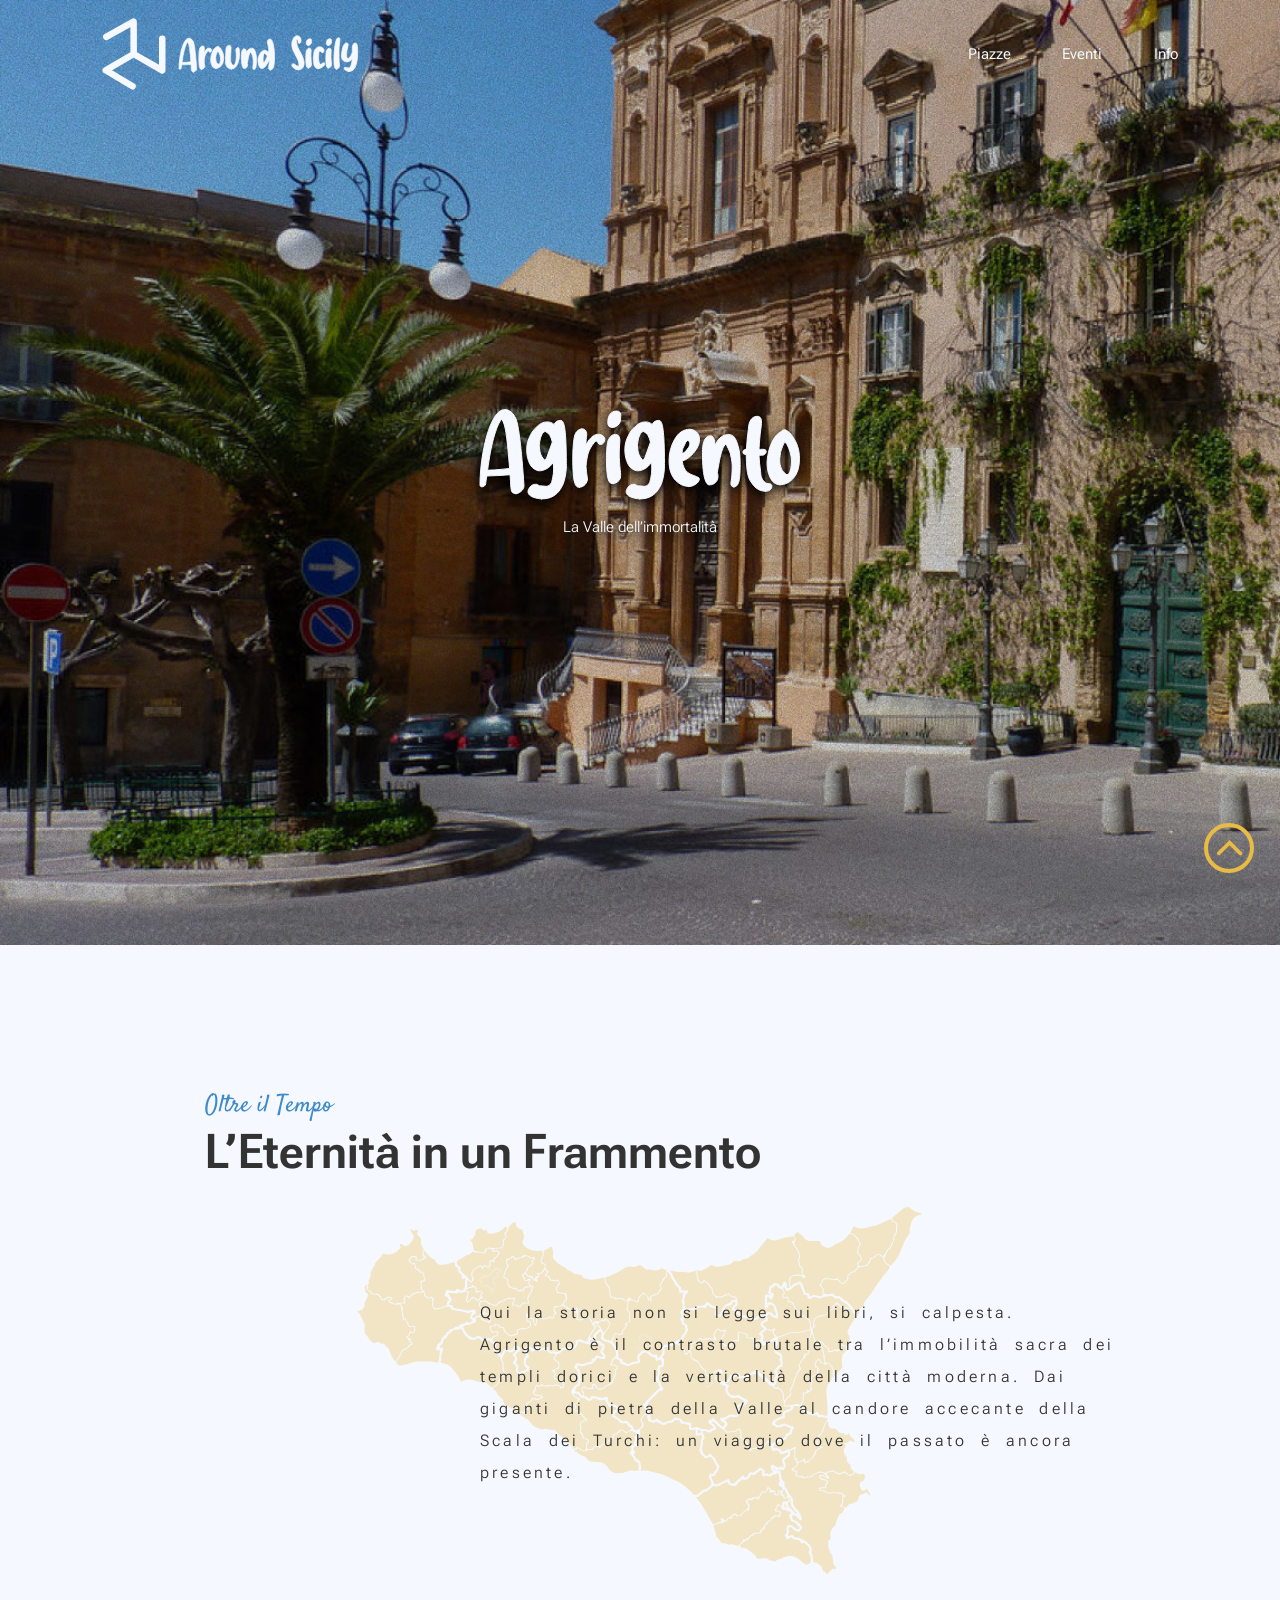
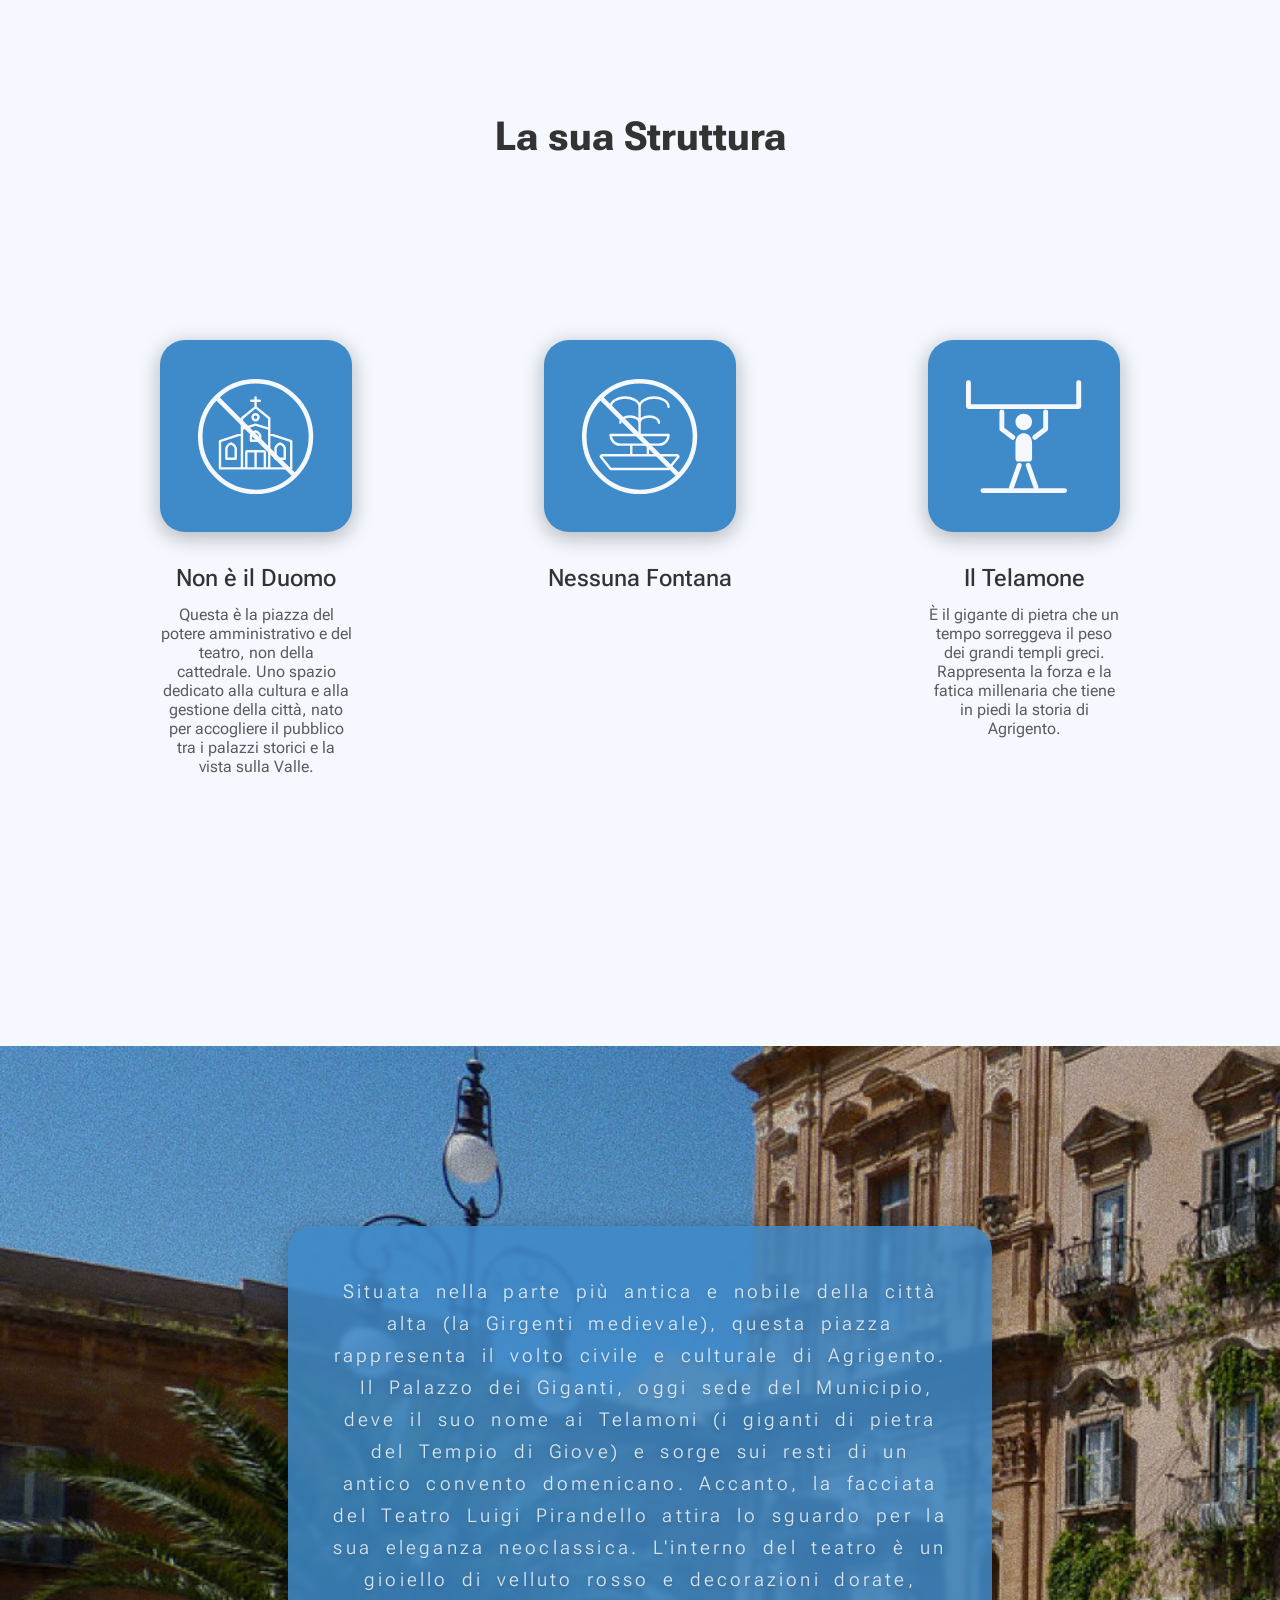
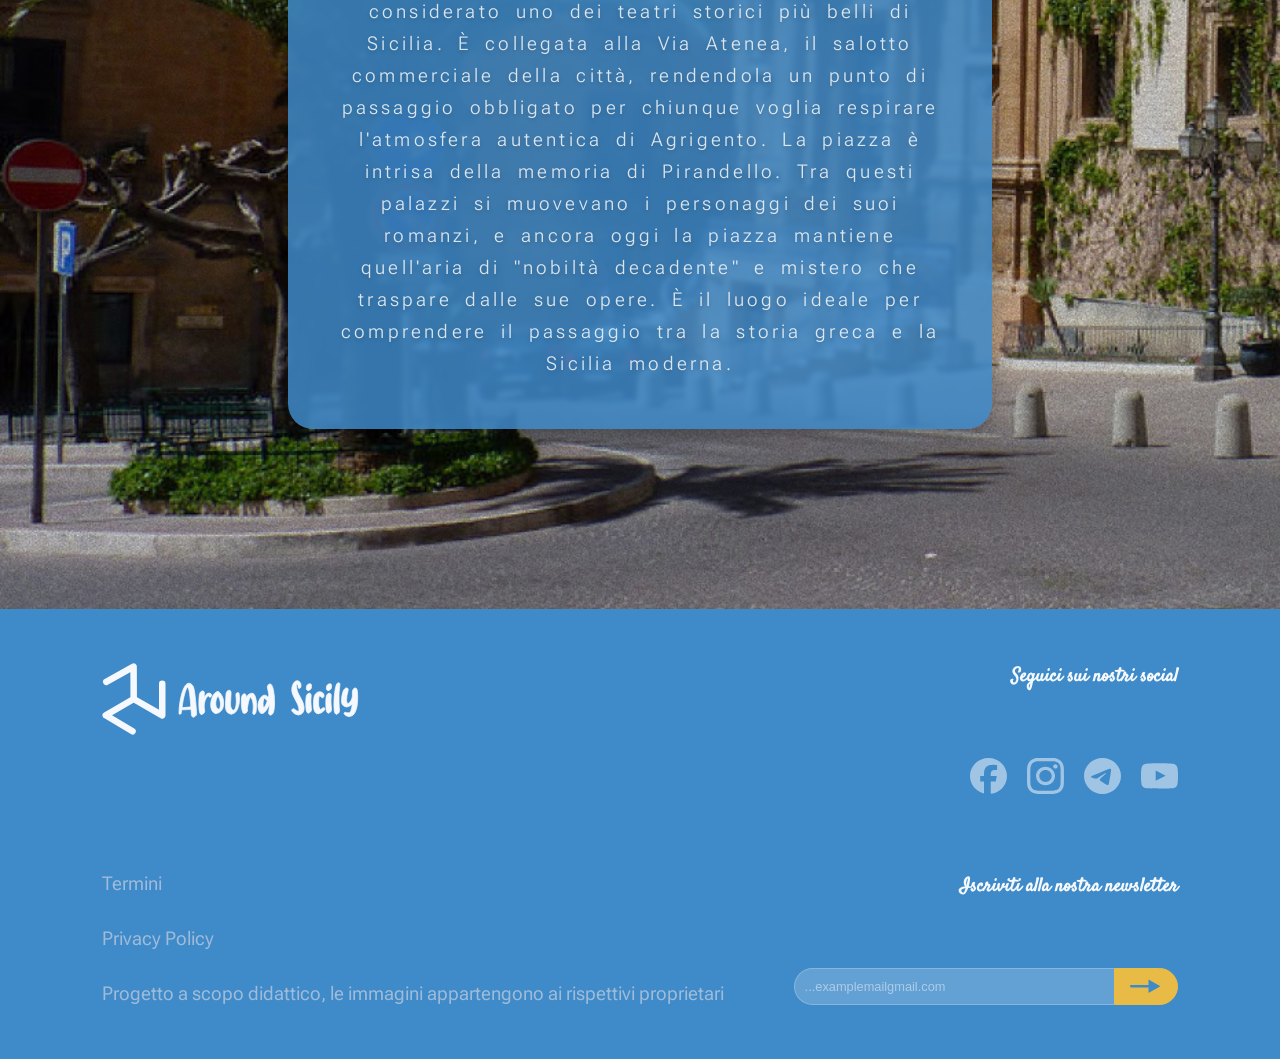
<file: agrigento.html>
<!DOCTYPE html>
<html lang="it,en">
<head>
    <meta charset="UTF-8">
    <meta name="viewport" content="width=device-width, initial-scale=1.0">
    <link rel="stylesheet" href="style.css">
    <link rel="icon" type="image/png" sizes="32x32" href="favicon/favicon.png">
    <link rel="apple-touch-icon" sizes="180x180" href="favicon/apple-icon.png">
    <title>Around Sicily - Agrigento</title>
</head>
<body>
    <nav>
        <div class="nav-left">
            <div class="Trademark">
        <?xml version="1.0" encoding="UTF-8"?>
<svg id="TM"  xmlns="http://www.w3.org/2000/svg" viewBox="0 0 75.36 84.96">
    <a href="index.html"><path d="M4.98,22.26L37.2,4.35l.12,38.15M37.32,42.49L4.35,61.67l31.62,18.94M37.32,42.49l33.69,19.31V24.6"/></a>
</svg>
    <svg id="AS" viewBox="0 0 245 50" xmlns="http://www.w3.org/2000/svg">
        <a href="index.html"><path d="M4.16 36.764C4.40267 36.6947 5.02667 36.6427 6.032 36.608C8.49333 36.5387 11.8907 36.244 16.224 35.724C15.6 27.6467 15.0107 21.6147 14.456 17.628C13.832 12.844 12.948 9.88 11.804 8.736C11.7 8.736 11.2147 9.516 10.348 11.076C9.516 12.6013 8.528 15.392 7.384 19.448C6.24 23.4693 5.16533 29.2413 4.16 36.764ZM19.708 49.556C18.4253 49.556 17.628 49.0707 17.316 48.1C17.004 47.1293 16.8133 45.3787 16.744 42.848L16.484 39.156C13.0867 39.4333 10.1227 39.624 7.592 39.728C5.096 39.832 3.81333 39.884 3.744 39.884C3.36267 42.0333 3.15467 43.4547 3.12 44.148C3.05067 44.6333 2.808 45.032 2.392 45.344C1.976 45.656 1.54267 45.812 1.092 45.812C0.364 45.812 -3.46452e-07 45.4307 -3.46452e-07 44.668C-3.46452e-07 40.5427 0.312 36.1053 0.936 31.356C1.59467 26.572 2.51333 22.0827 3.692 17.888C4.90533 13.6587 6.344 10.192 8.008 7.488C9.70667 4.784 11.596 3.432 13.676 3.432C14.8893 3.432 16.016 3.88267 17.056 4.784C18.1307 5.68533 19.032 6.968 19.76 8.632C20.4187 10.4 21.008 13.2253 21.528 17.108C22.4293 23.66 23.2267 31.9453 23.92 41.964L24.128 45.084C24.128 46.3667 23.608 47.424 22.568 48.256C21.5627 49.1227 20.6093 49.556 19.708 49.556ZM30.7852 46.02H30.2652C29.4332 46.02 28.7572 45.2227 28.2372 43.628C27.5092 41.2707 27.1452 36.7987 27.1452 30.212C27.1452 27.508 27.2666 24.804 27.5092 22.1C27.7866 18.772 28.3586 16.6227 29.2252 15.652C30.1959 14.5427 31.2186 13.988 32.2932 13.988C32.7092 13.988 33.1252 14.092 33.5412 14.3H33.4892C33.6626 14.3693 33.8532 14.5253 34.0612 14.768C34.3039 15.0107 34.4599 15.2707 34.5292 15.548C34.7372 16.2413 34.8412 16.7267 34.8412 17.004C34.8412 17.316 34.8066 17.6627 34.7372 18.044C34.6332 18.7027 34.4946 20.3147 34.3212 22.88C34.7026 22.1867 35.1359 21.476 35.6212 20.748C37.3546 18.2173 39.2266 16.952 41.2372 16.952C42.1732 16.952 42.9879 17.2467 43.6812 17.836C44.4092 18.3907 44.7732 19.0493 44.7732 19.812C44.7732 20.3667 44.5479 20.9733 44.0972 21.632C43.6812 22.2907 43.0919 22.62 42.3292 22.62C41.9479 22.62 41.6359 22.4987 41.3932 22.256C41.1852 21.9787 40.9946 21.6147 40.8212 21.164L40.0932 20.748C40.0239 20.748 39.9372 20.7653 39.8332 20.8C39.7639 20.8347 39.6946 20.8867 39.6252 20.956C39.5559 20.9907 39.4519 21.0773 39.3132 21.216C39.1746 21.32 39.0359 21.4587 38.8972 21.632C37.3026 23.5387 36.2106 25.4627 35.6212 27.404C35.0666 29.3107 34.6679 31.72 34.4252 34.632C34.5639 36.0187 34.6679 37.1107 34.7372 37.908C34.8412 38.6707 34.9279 39.312 34.9972 39.832C35.1012 40.3173 35.1879 40.872 35.2572 41.496C35.2572 42.5013 34.8239 43.5067 33.9572 44.512C33.0906 45.5173 32.0332 46.02 30.7852 46.02ZM53.8253 39.052L53.7733 39C53.7733 39.0347 53.7906 39.052 53.8253 39.052ZM54.2933 39.156C54.6746 39.0867 54.9173 38.9653 55.0213 38.792C55.1599 38.584 55.3159 38.376 55.4893 38.168C56.1479 37.0933 56.5466 35.0653 56.6853 32.084C56.6853 31.0093 56.6159 30.108 56.4773 29.38C55.8533 25.6707 54.6919 22.88 52.9933 21.008C52.2653 22.3947 51.6759 23.764 51.2253 25.116L51.0173 25.636V25.74L51.1213 25.48V25.584C50.8093 25.9653 50.5146 27.6467 50.2373 30.628C50.2373 32.4307 50.3759 33.6787 50.6533 34.372C50.6533 34.476 50.6706 34.5453 50.7053 34.58C50.7746 35.0307 51.0866 35.7933 51.6413 36.868C52.2306 37.6653 52.9239 38.3587 53.7213 38.948C53.8599 39.0867 54.0506 39.156 54.2933 39.156ZM50.4453 44.668C47.9493 44.668 46.0773 43.2467 44.8293 40.404C43.7893 38.116 43.2693 35.62 43.2693 32.916C43.2693 31.2867 43.5293 29.276 44.0493 26.884C44.6039 24.4573 45.4359 22.204 46.5453 20.124C47.6893 18.0093 49.1279 16.5187 50.8613 15.652C51.3466 14.924 52.0919 14.56 53.0973 14.56C53.5479 14.56 54.1893 14.9067 55.0213 15.6C55.8879 16.2933 56.7719 17.3333 57.6733 18.72C58.6093 20.072 59.4066 21.736 60.0653 23.712C60.7239 25.6533 61.0533 27.872 61.0533 30.368C61.0533 34.84 60.0479 38.2893 58.0373 40.716C55.8533 43.3507 53.3226 44.668 50.4453 44.668ZM71.4557 45.552C69.9651 45.552 68.5437 45.084 67.1917 44.148C64.7304 42.484 63.4997 39.2253 63.4997 34.372C63.4997 33.54 63.6211 30.7147 63.8637 25.896C64.0717 21.32 64.2451 18.512 64.3837 17.472C64.5917 16.3627 65.0597 15.3573 65.7877 14.456C66.5504 13.5547 67.5384 13.104 68.7517 13.104C69.3411 13.104 69.8611 13.312 70.3117 13.728C70.9011 14.5947 71.1957 15.5133 71.1957 16.484L71.0917 19.24C70.7104 26.7973 70.5197 31.0613 70.5197 32.032C70.5197 33.8 70.6411 35.048 70.8837 35.776L71.2997 37.076C71.7157 38.1853 72.2704 39.0867 72.9637 39.78L73.0157 39.832C73.2584 39.9707 73.4317 40.0747 73.5357 40.144C73.6744 40.2133 74.0211 40.248 74.5757 40.248C74.7144 40.2133 74.8184 40.1787 74.8877 40.144C74.9917 40.1093 75.0957 40.0747 75.1997 40.04C75.3037 40.0053 75.4944 39.884 75.7717 39.676C77.5051 37.388 78.3717 33.5747 78.3717 28.236C78.3717 27.0573 78.3197 25.8093 78.2157 24.492C78.1117 23.14 78.0077 21.944 77.9037 20.904C77.8344 19.864 77.7997 19.188 77.7997 18.876C77.7997 18.0787 78.1117 17.4373 78.7357 16.952C79.3944 16.432 80.0011 16.172 80.5557 16.172C81.3184 16.172 81.8557 16.6227 82.1677 17.524C82.5491 19.9507 82.7397 22.412 82.7397 24.908C82.7397 29.9 81.8904 34.3893 80.1917 38.376C78.1811 43.16 75.2691 45.552 71.4557 45.552ZM102.494 45.864C101.385 45.864 100.83 45.24 100.83 43.992C100.83 43.576 100.9 42.9867 101.038 42.224C101.316 40.5947 101.489 38.168 101.558 34.944C101.558 32.9333 101.264 30.7493 100.674 28.392C100.674 27.6293 99.9984 25.948 98.6464 23.348L98.6984 23.296C98.6638 23.296 98.6118 23.2613 98.5424 23.192C98.5078 23.088 98.4731 23.036 98.4384 23.036L97.8664 22.412C97.3464 22.932 96.8438 23.764 96.3584 24.908C95.4224 27.0573 94.4518 31.3907 93.4464 37.908C93.6544 38.636 93.7584 39.3987 93.7584 40.196C93.7584 41.548 93.2904 42.64 92.3544 43.472C91.4184 44.304 90.4304 44.72 89.3904 44.72C89.3211 44.7547 89.1998 44.772 89.0264 44.772C88.1251 44.772 87.3624 43.8533 86.7384 42.016C85.7331 39.2427 85.2304 34.2507 85.2304 27.04C85.2304 24.44 85.4731 22.4813 85.9584 21.164C86.4438 19.8467 87.0158 18.9627 87.6744 18.512C88.3331 18.0613 88.9571 17.836 89.5464 17.836C91.1758 17.836 92.0424 19.6213 92.1464 23.192C92.9784 21.216 93.8971 19.7947 94.9024 18.928C95.9424 18.0613 96.8784 17.5413 97.7104 17.368C98.5771 17.16 99.1144 17.056 99.3224 17.056C101.021 17.1253 102.217 17.7147 102.91 18.824C103.638 19.9333 104.158 21.112 104.47 22.36C105.094 24.336 105.493 26.104 105.666 27.664C105.84 29.224 105.926 31.2 105.926 33.592C105.926 38.376 105.649 41.6173 105.094 43.316C104.54 45.0147 103.673 45.864 102.494 45.864ZM115.971 37.284L117.687 34.684C119.247 31.564 120.253 29.2413 120.703 27.716C120.461 27.3693 120.097 26.9187 119.611 26.364C119.126 25.8093 118.606 25.3067 118.051 24.856C117.497 24.3707 117.011 24.0933 116.595 24.024C116.353 24.1627 116.006 24.9427 115.555 26.364C115.278 27.7853 115.07 29.484 114.931 31.46C114.931 32.9507 115.07 34.216 115.347 35.256C115.659 36.504 115.867 37.18 115.971 37.284ZM124.863 46.748C124.135 46.748 123.546 46.488 123.095 45.968C122.645 45.448 122.419 44.8413 122.419 44.148C122.419 43.7667 122.489 43.0907 122.627 42.12C123.078 40.04 123.407 36.8333 123.615 32.5C123.442 32.9507 123.026 33.8173 122.367 35.1C120.461 38.8093 118.762 41.3747 117.271 42.796C116.405 43.94 115.313 44.616 113.995 44.824L113.319 44.928C112.175 44.928 111.257 44.46 110.563 43.524C109.87 42.588 109.333 41.4787 108.951 40.196C108.57 38.9133 108.293 37.6653 108.119 36.452C107.981 35.2387 107.911 34.3547 107.911 33.8C107.911 31.824 108.362 29.744 109.263 27.56C110.165 25.376 111.309 23.5213 112.695 21.996C114.082 20.4707 115.538 19.708 117.063 19.708C117.861 19.708 118.606 19.9333 119.299 20.384C119.993 20.8347 120.582 21.3027 121.067 21.788C121.553 22.2387 121.882 22.568 122.055 22.776C122.437 20.5573 122.645 19.1707 122.679 18.616C122.09 15.288 121.674 13.2427 121.431 12.48C121.397 12.3413 121.327 12.064 121.223 11.648C121.154 11.232 121.067 10.7467 120.963 10.192C120.859 9.63733 120.807 9.152 120.807 8.736C120.807 7.176 121.379 5.96267 122.523 5.096C123.182 4.64534 123.858 4.42 124.551 4.42C126.527 4.42 128.087 7.384 129.231 13.312C130.167 18.2347 130.635 23.3133 130.635 28.548C130.635 33.1587 130.427 36.7987 130.011 39.468C129.63 42.1027 129.006 43.9747 128.139 45.084C127.307 46.1933 126.215 46.748 124.863 46.748ZM163.283 46.644C161.584 46.644 160.042 46.228 158.655 45.396C157.268 44.5987 156.159 43.7147 155.327 42.744C154.53 41.7733 154.131 41.028 154.131 40.508C154.131 39.884 154.408 39.3467 154.963 38.896C155.518 38.4107 156.055 38.168 156.575 38.168C156.852 38.168 157.563 38.6187 158.707 39.52C160.718 41.0453 162.156 41.808 163.023 41.808C163.335 41.808 163.491 41.756 163.491 41.652C163.526 41.548 163.595 41.4267 163.699 41.288C163.942 40.8027 164.063 40.3347 164.063 39.884C163.924 37.4227 163.37 35.0827 162.399 32.864C161.463 30.6453 160.354 28.4267 159.071 26.208C157.823 23.9547 156.696 21.6667 155.691 19.344C154.686 16.9867 154.183 14.5253 154.183 11.96C154.183 10.2267 154.495 8.44133 155.119 6.604C155.778 4.732 156.662 3.172 157.771 1.924C158.915 0.641333 160.215 -2.38419e-07 161.671 -2.38419e-07C163.058 -2.38419e-07 164.271 0.624 165.311 1.872C166.351 3.08533 166.871 4.64534 166.871 6.552C166.871 9.18667 166.022 10.504 164.323 10.504C163.699 10.504 163.3 10.2787 163.127 9.828C162.988 9.37734 162.902 8.84 162.867 8.216C162.832 7.55734 162.694 6.916 162.451 6.292C162.243 5.63334 161.775 5.11334 161.047 4.732C160.77 5.46 160.631 6.06667 160.631 6.552L160.579 7.228L161.463 12.74C161.879 14.82 163.266 17.9053 165.623 21.996C166.49 23.5213 167.322 25.0987 168.119 26.728C170.06 30.6453 171.031 34.2507 171.031 37.544C171.031 40.56 170.251 42.8307 168.691 44.356C167.166 45.8813 165.363 46.644 163.283 46.644ZM176.981 44.044C176.565 44.044 176.131 43.9573 175.681 43.784C174.121 43.16 173.341 38.688 173.341 30.368C173.341 25.9307 173.635 22.6547 174.225 20.54L175.005 19.084C175.802 17.732 176.859 17.056 178.177 17.056C179.875 17.056 180.725 18.1827 180.725 20.436C180.725 21.0947 180.673 21.892 180.569 22.828C180.43 24.2147 180.361 25.8613 180.361 27.768C180.361 30.3333 180.534 33.176 180.881 36.296C181.054 37.4053 181.141 38.5147 181.141 39.624C181.141 40.6987 180.881 41.5653 180.361 42.224C179.841 42.848 179.251 43.316 178.593 43.628C177.934 43.9053 177.397 44.044 176.981 44.044ZM176.721 13.26C174.953 13.26 174.069 12.376 174.069 10.608C174.069 7.86934 174.814 5.99734 176.305 4.992C177.137 4.472 177.969 4.212 178.801 4.212C180.43 4.212 181.245 5.02667 181.245 6.656C181.245 7.00267 181.193 7.488 181.089 8.112C181.089 8.32 181.106 8.476 181.141 8.58C181.141 10.0013 180.621 11.1453 179.581 12.012C178.575 12.844 177.622 13.26 176.721 13.26ZM191.385 36.348L191.333 35.984L191.385 36.348ZM190.449 45.032C188.023 45.032 186.324 43.9747 185.353 41.86C184.383 39.7107 183.897 36.556 183.897 32.396C183.897 28.7907 184.053 26.0347 184.365 24.128C184.781 21.216 185.631 19.1187 186.913 17.836C188.543 15.964 190.345 15.028 192.321 15.028C193.743 15.028 195.095 15.548 196.377 16.588C197.695 17.628 198.353 18.8413 198.353 20.228L198.301 21.06C198.301 21.58 198.059 22.1 197.573 22.62C197.123 23.1053 196.603 23.348 196.013 23.348C195.389 23.348 194.939 23.0187 194.661 22.36C194.419 22.1867 194.245 22.0307 194.141 21.892C193.968 21.6493 193.153 21.2853 191.697 20.8C191.143 23.0533 190.865 26.104 190.865 29.952C190.865 32.3093 191.021 34.3547 191.333 36.088C191.333 36.712 191.923 37.804 193.101 39.364L193.257 39.416C193.881 39.104 194.332 38.844 194.609 38.636C194.609 38.532 195.008 38.2027 195.805 37.648C196.637 37.0933 197.313 36.816 197.833 36.816C198.977 36.816 199.549 37.336 199.549 38.376C199.549 39.3467 198.995 40.352 197.885 41.392C196.811 42.432 195.545 43.2987 194.089 43.992C192.668 44.6853 191.455 45.032 190.449 45.032ZM204.403 44.044C203.987 44.044 203.553 43.9573 203.103 43.784C201.543 43.16 200.763 38.688 200.763 30.368C200.763 25.9307 201.057 22.6547 201.647 20.54L202.427 19.084C203.224 17.732 204.281 17.056 205.599 17.056C207.297 17.056 208.147 18.1827 208.147 20.436C208.147 21.0947 208.095 21.892 207.991 22.828C207.852 24.2147 207.783 25.8613 207.783 27.768C207.783 30.3333 207.956 33.176 208.303 36.296C208.476 37.4053 208.563 38.5147 208.563 39.624C208.563 40.6987 208.303 41.5653 207.783 42.224C207.263 42.848 206.673 43.316 206.015 43.628C205.356 43.9053 204.819 44.044 204.403 44.044ZM204.143 13.26C202.375 13.26 201.491 12.376 201.491 10.608C201.491 7.86934 202.236 5.99734 203.727 4.992C204.559 4.472 205.391 4.212 206.223 4.212C207.852 4.212 208.667 5.02667 208.667 6.656C208.667 7.00267 208.615 7.488 208.511 8.112C208.511 8.32 208.528 8.476 208.563 8.58C208.563 10.0013 208.043 11.1453 207.003 12.012C205.997 12.844 205.044 13.26 204.143 13.26ZM215.323 45.604C214.803 45.604 214.318 45.4827 213.867 45.24C213.451 44.9973 213.087 44.408 212.775 43.472C212.498 42.536 212.272 41.0627 212.099 39.052C211.926 37.0067 211.839 34.216 211.839 30.68C211.839 26.0347 212.203 21.0427 212.931 15.704C213.694 9.91467 214.682 6.06667 215.895 4.16C216.484 3.224 217.282 2.756 218.287 2.756C219.05 2.756 219.518 2.99867 219.691 3.484C219.864 3.93467 219.986 4.576 220.055 5.408C220.055 5.89333 219.726 8.97867 219.067 14.664C218.859 16.7787 218.755 19.7773 218.755 23.66C218.755 29.692 218.946 34.5453 219.327 38.22C219.466 39.0867 219.535 39.9187 219.535 40.716C219.535 41.8253 219.292 42.744 218.807 43.472C218.322 44.1653 217.75 44.6853 217.091 45.032C216.467 45.4133 215.878 45.604 215.323 45.604ZM232.269 48.828C231.056 48.828 229.929 48.5507 228.889 47.996C227.884 47.4413 227.069 46.852 226.445 46.228C225.856 45.604 225.561 45.1707 225.561 44.928C225.561 44.6507 225.7 44.2867 225.977 43.836C226.289 43.3853 226.74 43.16 227.329 43.16C228.924 43.6453 230.103 43.888 230.865 43.888C231.351 43.888 231.819 43.8707 232.269 43.836C232.72 43.8013 232.98 43.784 233.049 43.784C233.257 43.68 233.431 43.5587 233.569 43.42L234.453 42.172L235.025 40.768C235.788 38.792 236.429 35.7587 236.949 31.668C236.915 31.668 236.897 31.6853 236.897 31.72C236.655 32.032 236.169 32.5173 235.441 33.176C234.748 33.8 233.847 34.4067 232.737 34.996C231.628 35.5507 230.363 35.828 228.941 35.828C228.144 35.828 227.451 35.6893 226.861 35.412C223.741 34.3027 222.181 31.72 222.181 27.664C222.181 23.504 222.719 19.6733 223.793 16.172C225.111 11.9427 226.896 9.828 229.149 9.828C229.635 9.828 230.12 10.0187 230.605 10.4C231.125 10.7813 231.385 11.44 231.385 12.376C231.385 13.1387 231.264 13.7973 231.021 14.352C229.877 18.4773 229.253 22.2213 229.149 25.584C229.149 28.1147 229.548 29.848 230.345 30.784L230.865 31.044C231.385 31.044 231.975 30.784 232.633 30.264C233.569 29.432 234.419 28.3573 235.181 27.04C236.048 25.2373 236.499 24.128 236.533 23.712C236.741 23.0533 236.949 22.1 237.157 20.852L237.001 16.692C237.001 14.3 237.4 12.584 238.197 11.544C238.995 10.504 239.896 9.984 240.901 9.984C242.323 9.984 243.241 10.9547 243.657 12.896C244.073 14.8373 244.281 18.1827 244.281 22.932C244.281 28.236 243.935 32.5 243.241 35.724C242.063 41.236 240.381 44.9107 238.197 46.748C237.435 47.4067 236.932 47.7707 236.689 47.84C236.447 47.944 236.152 48.048 235.805 48.152C235.493 48.256 235.06 48.3947 234.505 48.568C233.951 48.7413 233.205 48.828 232.269 48.828Z"/>
        </a>
    </svg>
        </div>
            </div>
    <div class="nav-right">
<ul>
    <a href="piazze.html"><li>Piazze</li></a>
    <a href="eventi.html"><li>Eventi</li></a>
     <a href="info.html"><li>Info</li></a>
</ul>
    </div>
    </nav>
<header style="background-image: url(IMGs/Hero_citta/agrigento.jpg);">
   <svg width="324" height="91" viewBox="0 0 324 91" fill="none" xmlns="http://www.w3.org/2000/svg">
<path d="M7.68042 61.536C8.12842 61.408 9.28042 61.312 11.1364 61.248C15.6804 61.12 21.9524 60.576 29.9524 59.616C28.8004 44.704 27.7124 33.568 26.6884 26.208C25.5364 17.376 23.9044 11.904 21.7924 9.79201C21.6004 9.79201 20.7044 11.232 19.1044 14.112C17.5684 16.928 15.7444 22.08 13.6324 29.568C11.5204 36.992 9.53642 47.648 7.68042 61.536ZM36.3844 85.152C34.0164 85.152 32.5444 84.256 31.9684 82.464C31.3924 80.672 31.0404 77.44 30.9124 72.768L30.4324 65.952C24.1604 66.464 18.6884 66.816 14.0164 67.008C9.40842 67.2 7.04042 67.296 6.91242 67.296C6.20842 71.264 5.82442 73.888 5.76042 75.168C5.63242 76.064 5.18442 76.8 4.41642 77.376C3.64842 77.952 2.84842 78.24 2.01642 78.24C0.672422 78.24 0.000421911 77.536 0.000421911 76.128C0.000421911 68.512 0.576422 60.32 1.72842 51.552C2.94442 42.72 4.64042 34.432 6.81642 26.688C9.05642 18.88 11.7124 12.48 14.7844 7.48801C17.9204 2.49601 21.4084 7.62939e-06 25.2484 7.62939e-06C27.4884 7.62939e-06 29.5684 0.832006 31.4884 2.496C33.4724 4.16001 35.1364 6.52801 36.4804 9.6C37.6964 12.864 38.7844 18.08 39.7444 25.248C41.4084 37.344 42.8804 52.64 44.1604 71.136L44.5444 76.896C44.5444 79.264 43.5844 81.216 41.6644 82.752C39.8084 84.352 38.0484 85.152 36.3844 85.152ZM65.7919 51.36L67.5199 48.864L73.1839 33.024C72.5439 30.208 71.7759 28.064 70.8799 26.592C70.8799 26.4 70.5279 25.888 69.8239 25.056C69.1839 24.16 68.0959 23.264 66.5599 22.368L65.8879 22.272C65.0559 22.4 64.1279 23.136 63.1039 24.48C62.8479 24.8 62.2079 26.272 61.1839 28.896C60.6719 31.328 60.2879 33.76 60.0319 36.192C60.2239 39.968 60.6719 42.944 61.3759 45.12C61.9519 46.848 62.9759 48.512 64.4479 50.112C64.8319 50.56 65.0239 50.816 65.0239 50.88L65.7919 51.36ZM62.4319 90.432C60.8319 90.432 58.9439 90.176 56.7679 89.664C54.5919 89.152 52.6719 88.352 51.0079 87.264C49.4079 86.176 48.6079 84.768 48.6079 83.04C48.6079 81.696 49.3119 80.128 50.7199 78.336C52.1279 76.544 54.0479 75.648 56.4799 75.648C57.1199 75.648 57.5679 75.712 57.8239 75.84C58.1439 75.968 58.4639 76.16 58.7839 76.416C59.1679 76.608 59.6479 76.864 60.2239 77.184L67.6159 77.76C69.5359 76.992 70.5599 76.512 70.6879 76.32L72.1279 74.304C72.4479 73.984 72.9599 72.096 73.6639 68.64C74.2399 66.144 74.5279 63.36 74.5279 60.288L74.4319 53.184C72.1919 56.512 69.7599 58.816 67.1359 60.096C64.5759 61.376 62.3039 62.016 60.3199 62.016C59.1039 62.016 58.1759 61.856 57.5359 61.536C54.2719 60.192 51.9039 58.048 50.4319 55.104C48.3199 50.816 47.2639 46.048 47.2639 40.8C47.2639 35.488 48.5119 30.56 51.0079 26.016C52.0959 23.328 54.4639 20.256 58.1119 16.8C61.1839 13.92 64.5439 12.48 68.1919 12.48C70.8799 12.48 73.1519 13.344 75.0079 15.072C76.2239 12.448 78.4319 11.072 81.6319 10.944C82.1439 10.944 82.6559 11.136 83.1679 11.52C83.6799 11.84 84.1919 12.704 84.7039 14.112C85.2159 15.52 85.6639 17.792 86.0479 20.928C86.4959 24.064 86.8159 28.32 87.0079 33.696C87.2639 39.072 87.3919 45.984 87.3919 54.432L87.4879 56.736C87.4879 58.336 87.3279 60.512 87.0079 63.264C86.7519 66.016 86.1759 68.96 85.2799 72.096C84.4479 75.168 83.1039 78.08 81.2479 80.832C79.4559 83.648 77.0239 85.952 73.9519 87.744C70.9439 89.536 67.1039 90.432 62.4319 90.432ZM100.616 78.624H99.6559C98.1199 78.624 96.8719 77.152 95.9119 74.208C94.5679 69.856 93.8959 61.6 93.8959 49.44C93.8959 44.448 94.1199 39.456 94.5679 34.464C95.0799 28.32 96.1359 24.352 97.7359 22.56C99.5279 20.512 101.416 19.488 103.4 19.488C104.168 19.488 104.936 19.68 105.704 20.064H105.608C105.928 20.192 106.28 20.48 106.664 20.928C107.112 21.376 107.4 21.856 107.528 22.368C107.912 23.648 108.104 24.544 108.104 25.056C108.104 25.632 108.04 26.272 107.912 26.976C107.72 28.192 107.464 31.168 107.144 35.904C107.848 34.624 108.648 33.312 109.544 31.968C112.744 27.296 116.2 24.96 119.912 24.96C121.64 24.96 123.144 25.504 124.424 26.592C125.768 27.616 126.44 28.832 126.44 30.24C126.44 31.264 126.024 32.384 125.192 33.6C124.424 34.816 123.336 35.424 121.928 35.424C121.224 35.424 120.648 35.2 120.2 34.752C119.816 34.24 119.464 33.568 119.144 32.736L117.8 31.968C117.672 31.968 117.512 32 117.32 32.064C117.192 32.128 117.064 32.224 116.936 32.352C116.808 32.416 116.616 32.576 116.36 32.832C116.104 33.024 115.848 33.28 115.592 33.6C112.648 37.12 110.632 40.672 109.544 44.256C108.52 47.776 107.784 52.224 107.336 57.6C107.592 60.16 107.784 62.176 107.912 63.648C108.104 65.056 108.264 66.24 108.392 67.2C108.584 68.096 108.744 69.12 108.872 70.272C108.872 72.128 108.072 73.984 106.472 75.84C104.872 77.696 102.92 78.624 100.616 78.624ZM134.734 74.976C133.966 74.976 133.166 74.816 132.334 74.496C129.454 73.344 128.014 65.088 128.014 49.728C128.014 41.536 128.558 35.488 129.646 31.584L131.086 28.896C132.558 26.4 134.51 25.152 136.942 25.152C140.078 25.152 141.646 27.232 141.646 31.392C141.646 32.608 141.55 34.08 141.358 35.808C141.102 38.368 140.974 41.408 140.974 44.928C140.974 49.664 141.294 54.912 141.934 60.672C142.254 62.72 142.414 64.768 142.414 66.816C142.414 68.8 141.934 70.4 140.974 71.616C140.014 72.768 138.926 73.632 137.71 74.208C136.494 74.72 135.502 74.976 134.734 74.976ZM134.254 18.144C130.99 18.144 129.358 16.512 129.358 13.248C129.358 8.19201 130.734 4.73601 133.486 2.88C135.022 1.92001 136.558 1.44001 138.094 1.44001C141.102 1.44001 142.606 2.94401 142.606 5.95201C142.606 6.592 142.51 7.488 142.318 8.64001C142.318 9.02401 142.35 9.31201 142.414 9.50401C142.414 12.128 141.454 14.24 139.534 15.84C137.678 17.376 135.918 18.144 134.254 18.144ZM165.167 51.36L166.895 48.864L172.559 33.024C171.919 30.208 171.151 28.064 170.255 26.592C170.255 26.4 169.903 25.888 169.199 25.056C168.559 24.16 167.471 23.264 165.935 22.368L165.263 22.272C164.431 22.4 163.503 23.136 162.479 24.48C162.223 24.8 161.583 26.272 160.559 28.896C160.047 31.328 159.663 33.76 159.407 36.192C159.599 39.968 160.047 42.944 160.751 45.12C161.327 46.848 162.351 48.512 163.823 50.112C164.207 50.56 164.399 50.816 164.399 50.88L165.167 51.36ZM161.807 90.432C160.207 90.432 158.319 90.176 156.143 89.664C153.967 89.152 152.047 88.352 150.383 87.264C148.783 86.176 147.983 84.768 147.983 83.04C147.983 81.696 148.687 80.128 150.095 78.336C151.503 76.544 153.423 75.648 155.855 75.648C156.495 75.648 156.943 75.712 157.199 75.84C157.519 75.968 157.839 76.16 158.159 76.416C158.543 76.608 159.023 76.864 159.599 77.184L166.991 77.76C168.911 76.992 169.935 76.512 170.063 76.32L171.503 74.304C171.823 73.984 172.335 72.096 173.039 68.64C173.615 66.144 173.903 63.36 173.903 60.288L173.807 53.184C171.567 56.512 169.135 58.816 166.511 60.096C163.951 61.376 161.679 62.016 159.695 62.016C158.479 62.016 157.551 61.856 156.911 61.536C153.647 60.192 151.279 58.048 149.807 55.104C147.695 50.816 146.639 46.048 146.639 40.8C146.639 35.488 147.887 30.56 150.383 26.016C151.471 23.328 153.839 20.256 157.487 16.8C160.559 13.92 163.919 12.48 167.567 12.48C170.255 12.48 172.527 13.344 174.383 15.072C175.599 12.448 177.807 11.072 181.007 10.944C181.519 10.944 182.031 11.136 182.543 11.52C183.055 11.84 183.567 12.704 184.079 14.112C184.591 15.52 185.039 17.792 185.423 20.928C185.871 24.064 186.191 28.32 186.383 33.696C186.639 39.072 186.767 45.984 186.767 54.432L186.863 56.736C186.863 58.336 186.703 60.512 186.383 63.264C186.127 66.016 185.551 68.96 184.655 72.096C183.823 75.168 182.479 78.08 180.623 80.832C178.831 83.648 176.399 85.952 173.327 87.744C170.319 89.536 166.479 90.432 161.807 90.432ZM204.599 44.832C206.519 43.552 207.799 42.592 208.439 41.952C209.719 40.416 210.519 39.36 210.839 38.784L211.223 38.304C211.543 37.6 211.799 37.088 211.991 36.768C212.183 36.448 212.343 35.712 212.471 34.56C212.343 33.28 212.087 32.448 211.703 32.064C211.383 31.68 210.743 31.456 209.783 31.392L208.343 33.024L205.751 38.784C205.559 38.848 205.303 39.776 204.983 41.568C204.727 43.36 204.599 44.448 204.599 44.832ZM210.935 77.952C210.871 77.952 210.167 77.824 208.823 77.568C207.479 77.376 205.847 76.864 203.927 76.032C202.007 75.136 200.087 73.76 198.167 71.904C196.311 69.984 194.711 67.392 193.367 64.128C192.087 60.8 191.447 56.576 191.447 51.456C191.447 43.968 193.239 36.992 196.823 30.528C200.791 23.488 205.975 19.968 212.375 19.968C213.847 19.968 215.351 20.352 216.887 21.12C218.423 21.824 219.703 22.944 220.727 24.48C221.751 25.952 222.263 27.84 222.263 30.144C222.263 33.408 221.271 36.64 219.287 39.84C217.367 42.976 215.063 45.664 212.375 47.904C209.687 50.08 207.127 51.456 204.695 52.032C205.143 54.848 205.815 57.216 206.711 59.136C208.375 62.656 211.383 65.12 215.735 66.528C217.911 67.232 219.159 67.744 219.479 68.064L220.727 68.544C221.623 68.992 222.071 69.6 222.071 70.368C222.071 72.224 220.855 73.952 218.423 75.552C216.055 77.152 213.559 77.952 210.935 77.952ZM257.096 78.336C255.048 78.336 254.024 77.184 254.024 74.88C254.024 74.112 254.152 73.024 254.408 71.616C254.92 68.608 255.24 64.128 255.368 58.176C255.368 54.464 254.824 50.432 253.736 46.08C253.736 44.672 252.488 41.568 249.992 36.768L250.088 36.672C250.024 36.672 249.928 36.608 249.8 36.48C249.736 36.288 249.672 36.192 249.608 36.192L248.552 35.04C247.592 36 246.664 37.536 245.768 39.648C244.04 43.616 242.248 51.616 240.392 63.648C240.776 64.992 240.968 66.4 240.968 67.872C240.968 70.368 240.104 72.384 238.376 73.92C236.648 75.456 234.824 76.224 232.904 76.224C232.776 76.288 232.552 76.32 232.232 76.32C230.568 76.32 229.16 74.624 228.008 71.232C226.152 66.112 225.224 56.896 225.224 43.584C225.224 38.784 225.672 35.168 226.568 32.736C227.464 30.304 228.52 28.672 229.736 27.84C230.952 27.008 232.104 26.592 233.192 26.592C236.2 26.592 237.8 29.888 237.992 36.48C239.528 32.832 241.224 30.208 243.08 28.608C245 27.008 246.728 26.048 248.264 25.728C249.864 25.344 250.856 25.152 251.24 25.152C254.376 25.28 256.584 26.368 257.864 28.416C259.208 30.464 260.168 32.64 260.744 34.944C261.896 38.592 262.632 41.856 262.952 44.736C263.272 47.616 263.432 51.264 263.432 55.68C263.432 64.512 262.92 70.496 261.896 73.632C260.872 76.768 259.272 78.336 257.096 78.336ZM288.888 82.752C284.216 82.752 280.184 80.736 276.792 76.704L273.432 71.808C273.24 71.296 272.984 70.816 272.664 70.368C270.616 65.696 269.592 57.44 269.592 45.6C267.288 45.408 266.136 44.704 266.136 43.488C266.136 41.568 267.352 40.416 269.784 40.032C270.104 33.632 270.744 26.944 271.704 19.968C272.152 11.648 275.064 7.26401 280.44 6.81601C281.272 6.81601 282.072 7.00801 282.84 7.392C283.672 7.77601 284.248 8.48001 284.568 9.50401C284.888 10.464 285.048 11.52 285.048 12.672C285.048 14.272 284.728 17.28 284.088 21.696C283.512 26.112 282.968 32.288 282.456 40.224C282.904 40.288 283.384 40.32 283.896 40.32L285.72 40.224C288.472 40.224 289.848 40.96 289.848 42.432C289.848 43.136 289.56 43.84 288.984 44.544C288.472 45.248 287.864 45.728 287.16 45.984C286.456 46.176 285.688 46.272 284.856 46.272L282.456 46.176C282.712 51.488 283.256 57.024 284.088 62.784C284.28 65.024 284.472 66.592 284.664 67.488C284.92 68.384 285.336 69.44 285.912 70.656C287.576 72.768 288.664 73.888 289.176 74.016C289.304 74.08 289.496 74.208 289.752 74.4C290.072 74.528 290.296 74.624 290.424 74.688H290.616V74.784C291.448 74.912 292.312 75.008 293.208 75.072C294.744 75.264 295.512 76.224 295.512 77.952C295.448 78.976 295.064 79.872 294.36 80.64C293.72 81.472 292.92 82.016 291.96 82.272C291 82.592 289.976 82.752 288.888 82.752ZM310.12 65.76L310.024 65.664C310.024 65.728 310.056 65.76 310.12 65.76ZM310.984 65.952C311.688 65.824 312.136 65.6 312.328 65.28C312.584 64.896 312.872 64.512 313.192 64.128C314.408 62.144 315.144 58.4 315.4 52.896C315.4 50.912 315.272 49.248 315.016 47.904C313.864 41.056 311.72 35.904 308.584 32.448C307.24 35.008 306.152 37.536 305.32 40.032L304.936 40.992V41.184L305.128 40.704V40.896C304.552 41.6 304.008 44.704 303.496 50.208C303.496 53.536 303.752 55.84 304.264 57.12C304.264 57.312 304.296 57.44 304.36 57.504C304.488 58.336 305.064 59.744 306.088 61.728C307.176 63.2 308.456 64.48 309.928 65.568C310.184 65.824 310.536 65.952 310.984 65.952ZM303.88 76.128C299.272 76.128 295.816 73.504 293.512 68.256C291.592 64.032 290.632 59.424 290.632 54.432C290.632 51.424 291.112 47.712 292.072 43.296C293.096 38.816 294.632 34.656 296.68 30.816C298.792 26.912 301.448 24.16 304.648 22.56C305.544 21.216 306.92 20.544 308.776 20.544C309.608 20.544 310.792 21.184 312.328 22.464C313.928 23.744 315.56 25.664 317.224 28.224C318.952 30.72 320.424 33.792 321.64 37.44C322.856 41.024 323.464 45.12 323.464 49.728C323.464 57.984 321.608 64.352 317.896 68.832C313.864 73.696 309.192 76.128 303.88 76.128Z" fill="#F5F9FF"/>
</svg>

<p>La Valle dell’immortalità</p>
</header>


<section class="sect-1">
        <div class="head">
            <h2>Oltre il Tempo</h2>
            <h1>L’Eternità in un Frammento</h1>
        </div>
        <div class="text-map">
            <div class="map">
               <?xml version="1.0" encoding="UTF-8"?>
        <svg xmlns="http://www.w3.org/2000/svg" viewBox="0 0 678.79 440.48">
      <path class="cls-map" d="M424.67,254.92c-.69.45-3.25.63-3.25,1.47-.02,5.18,6.92,5.8,6.65,8.7-2.1.05-2.99.79-3.96,1.91-.6.7-2.86.76-3.68.28-1.93-1.14-3.72-.91-5.83-.86-2.76.07-5.67-3.12-8.66-2.26-1.59.46-3.19,1.26-5.12.78l.29-5.02c.09-1.58-4.42-1.33-8.28-2.37l-2.26-.61c-.5-.13-.47-1.76-.85-2.14-1.34-.95-3.78-1.23-5.57-1.58-2.09-.41-3.77-.39-4.93,1.61-.79,1.36-2.2.95-3.4,1.28-6.85,1.87-8.89,4.38-11.58.7l-2.63-1.68c-.41-.7-1.59-1.94-2.19-1.58-1.38,1.73-2.96,3.04-5.32,2.08-.34-.14-1.33-.36-1.39-.7l-.28-1.44c-.27-1.42-.45-2.85-.49-4.24-.35-.68-1.56-2.15-1.6-2.96,1.02-4.95-5.18-4.21-1.48-7.63-.75-2.5,1.02-4.36,2.32-5.89,1.17-1.37,2.16-2.78,3.53-3.95l2.84-2.42c.61-.52,1.96-1.64,2.35-2.3,2.96-5.77,7.58-2.63,7.86-6.18l-2.71-3.42c-.68-.86-.71-1.91-.69-3.24.04-2.75-5.36-3.74-.42-11.16l.05-3.05c-.95-1.57-1.21-4.2.8-4.84.91-.29,2.29-.6,2.81-1.09,1.48-1.4.08-5.78,1.12-8.94l-2.63-1.33,2.4-3.82c1.26-2,.57-5.59.18-7.88.02-.53,1.33-1.37,1.82-1.26,3.95,1.89,2.56-1.53,9.37-1.54.87-.42,2.32-2.96,3.36-2.22,1.14.82,1.58,1.32,3.08,1.29l1.26,2.56c1.09.9,2.16,1.96,3.1,3.1,4.48,5.42,1.44,4.6,3.48,6.05.45.32,1.78.25,2.13-.19l2.45-3.16c2.33.32.76,4.78,2.5,7.65,1.22,2.01,3.8,2.98,5.92,3.8,3.32,1.28,4.08,5.8,4.97,6.69l3.7,3.68,2.03,1.06c.02,2.19.36,4.42,1.04,6.28l3.7.71c.72.14,1.87.35,2.41.13,1.69-.67,2.84-6.92,6.45-5.45.55.23,1.44,1.69,1,2.11-2.43,1.53-4.24,4.55-2.16,7.06l2.39,2.88,3.01-1.09.02,2.5c2.93,3.43,9.11,2.08,6.69,5.39-1.95,2.67.71,3.86,1.65,7.88,7.2,5.38,4.27,4.98,13.06,3.5l4.1,2.55c1.25.77,2.36,1.45,3.86,2.16.37.19.04,1.63-.4,2.19-1.67,2.1-4.7-1.07-8.22,2.8-1.22,1.34-1.92,4.55-1.01,6,.25.39,1.81.82,1.76,1.27-.13,1.3-1.33,3.5-2.3,4.17-.5.34-1.91-.39-2.52-.63-.52-.21-1.77.03-2.4.02-2.75-.04-4.53.74-6.72,2.27-4.45,3.12-6.37.46-7.31,1.87-.31.46-.14,1.41.16,1.88l1.55,2.42c1.3.23,3.67.97,3.77,2.39.07,1.01-1.36,3.24-2.34,3.38-1.27.18-2.75-1.35-3.56-2.14l-3.42-3.36c-.92-.91-2.63-2.12-3.11-3.49-.18-.5-1.57-1.1-1.99-.83l-2.29,1.48ZM425.81,213.13c.45-.9.8-2.2.43-2.96-.3-.62-1.28-1.19-2.25-1.76-1.12-.66-1.85-2.14-2.86-3.38s-3.77,3.15-3.56,3.57c.3.59.86,1.52,1.36,2.33l-.68,5.68c.31.6,2.17.56,2.54.01,2.22-3.28,3.68-.82,5.02-3.5Z"/>
      <path class="cls-map" d="M494.26,126.39c-9,2.15-10.02.42-15.97,6.88-1.4-.46-3.21-1.27-4.6-1.98-4.06-2.08-7.1-.37-12.4-1.78l-3.74-4.1c-3.46-3.79-4.42-2.11-4.68-4.02-.33-2.45,4.57-1.23,3.83-5.65l-.88-5.28c-.12-.72-.29-1.6-.44-2.22-.36-1.47-4.69.69-8.23-3.67-.23-.28-1.05-.88-1.32-.73l-1.53.87c-.66.37-2.3.55-3.2.69-1.45,1.57-3.23,1.9-5.4,1.96-2.82.08-4.8-.24-6.86-2.16-1.24-1.16-1.39-2.3-1.72-3.88l-.95-4.46-2.15-1.65c-1.21-2.91-3.19-5.01-5.92-6.36-.42-.21-1.2-1.29-1.62-1.12-1.74.73-1.54,2.77-2.87,2.73-3.48-.12-5.46-7.07-5.19-10.64l-1.53-4.68c3.4,2.13,5.51,1.57,8.54.4,7.43-2.88,7.59-5.67,10.5-5.81,1.26-.06,2.23,3.56,10.11,1.79l10.62-2.39c1.41-.32,3.11-2.13,4.26-3.13,3.8-3.3,5.91,1.76,11.7-3.11,1.29-1.09,2.6-.74,4.13-.7,2.8.09,4.94-3.01,7.2-4.45,2.6-1.66,4.72-3.33,6.65-5.68l12.1-14.79c3.09,2.2,7.06,3.56,10.48,2.56l5.9-1.72,7.04-1.97c1.9-.53,4.58-.21,6.73-1.03.91-.35,2.3,1.74,2.37,2.71.07,1.04-.95,3.14-1.94,3.11s-1.85.19-1.96.49c1.71,1.45,1.96,2.96,2.9,4.82,1.23,2.44,3.61,4.3,4.88,7.83.74,2.07,2.5,7.11.22,8.72l-.15,3.62,1.61,1.77c-.88,2.16-.09,3.5,1.81,4.63,1.14.67,1.52,3.36,1.13,4.6-.57,1.83.28,3.02,1.29,4.86l-3.24-.93c-.71-.2-2.29-.46-3.02-.41l-3.37.25c-2.58.19-5.4,2.2-6.83,4.19.36,1.09,1.02,2.8.62,3.67-2.16,4.71.27,5.4-.16,7.63-.09.44-1.59.77-2.02.63-3.74-1.16.83-5.29-2.88-7.2-.83-.43-2.26-.49-2.71.63l-1.92,4.74c-2.43-.26-2.97-1.96-4.22-3.6-8.34-1.38-3.92,1.44-9.06,2.74-.99.25-1.66,1.97-1.65,3.09.04,3.25-1.87,4.49-1.08,5.34l1.88,2.02c-1.72,1.14-4.42-.84-5.49.12-.34.3-.43,1.22-.42,1.77l.04,4.72c.04,4.47-1.27,9.92,1.21,10.28s2.15-3.94,4.48-4.93c1.45-.62,3.49.95,4.37,1.81,1.27,1.24.84,3.41,1.37,4.93.75,2.19,1.81,3.79,2.11,6.82l-4.02-1.44c-.53-2.37-2.5-3.28-4.71-2.76Z"/>
      <path class="cls-map" d="M427.95,319.57c-.82,2-3.17-2.2-5.79,2.79.21,4.07,5.16,9.05,2.15,11.7l-5.29,4.65c-3.09-.14-4.82,1.34-6.88,3.26l-3.3,3.07-4.52.59-4.19-4.55c-4.23-4.59-9.16-8.32-14.55-11.58-1.36-.82-3.53-1.03-4.85-1.72l-8.41-4.38c-4.44-2.32-8.95-3.14-13.71-4.41l-8.98-2.39c-2.82-.75-6.08-.29-9.05.16l.12-5.08c.05-1.97-.31-3.48-.89-5.28-.74-2.33-2.41-2.81-4.3-4.01-1.36-.86-1.82-4.26-3.89-5.27,1.14-.91,1.89-1.35,2.14-1.89s-.34-2.05-.85-2.36c-1.71-1.04-1.77-4.5.22-5.15.98-.32,3.58-.75,3.22-2.06-.18-.67-1.12-1.95-1.37-2.6-.67-1.73,2.46-3.03,1.82-6.98,2.49-2.21,4.06-5.74,2.45-8.89l3.89-3.34.92-4.69c-.39-.29-1.4-.92-1.83-1.27-1.64-1.35-.13-4.11.73-5.51,1.33-2.17,3.01-3.71,5.79-2.79-1.35,3.13.43,3.28.46,7.31.94.94,3.53,1.16,5.13,1.56s2.61,1.07,4.06-.88l4.29,1.44c2.66,2.74,6,3.1,9.03.91,5.5-2.15,6.34.11,10.32-4.55l4.97.77c.69.11.96,1.89,1.17,2.58.4,1.31,2.43,1.36,3.76,1.08l2.95,1.11c1.04-.15,3.28.02,3.59.92.05,1.57-.33,4.01.44,5.16,2.36,1.11,4.76.53,7.3-.01l.28,6.91c2.39.6,4.05.14,6.67-.73.35.67.9,2.34,1.06,3.28-2.62,3.42-.81,2.98-2.26,10.34-2.01,10.16-1.21,1.88.59,10.05l3.08,2.07c.53,1.6,1.3,2.13,2.87,2.2,2.02.09,3.21-.15,4.94-1.67.82.61,2.56,1.95,3.27,2.67l5.08,9.4c.96,2.03-2.1,4.48-3.15,5.82-.33.42-.52,1.73-.72,2.22Z"/>
      <path class="cls-map" d="M228.95,266.79c-1.6-1.04-3.66-1.03-5.16-.27-2.5,1.27-3.81-.59-5.68-1.1-2.81-.77-5.94-1.41-8.29-4.45-7.44-9.6-3.66-4.4-7.47-7.19l-5.73-4.2c-1.81-1.33-3.1-2.54-5.59-2.47-2.08.06-4.37-1.55-4.41-3.82-.01-.79,1.22-2.44,1.92-2.9l4.85,3.25c.5,2.33,2.12,3.46,4.28,2.9l2.08,1.23c.35.21,1.42-.1,1.72-.37s-.05-1.12-.22-1.92l2.5-2.32c.41.05,1.55.53,1.75.24l.81-1.2c-1.4-1.63-2.88-3.78-2.03-6.02.31-.82,2.71-.96,3.38-1.47l2.91-3.64c.31-.39,1.66-1.02,2.04-.75.46.32,1.34.96,1.89,1.37,2.81.22,6.39-1.53,8.72-3.23l-2.74-2.76c-2.16.12-5.49.07-7.4-1.6-2.02-1.76,1.1-3.63,1.56-4.94.51-1.42-.9-4.08,1.54-4.84l.81,1.69c1.67.24,3.15-.54,4.54-1.57l4.06.98c1.86.45,3.56.41,5.56-.98l5.81.89,1.43-1.48c.35-.36,1.41.79,1.91.88l2.23.43c.59.11.76,1.74,1.24,2.18,1.53,1.24,5.3-.71,4.73-2.87-.42-1.62-1.7-2.8-.3-5.05-1.64-.78-3.5-1.86-4.99-2.23l-4.33-1.08c-.53-.13-1.53-.77-1.81-1.17-1.16-1.66,2.56-2.58,1.27-5.15l-1.83-3.68c2.75-1.07,4.76-2.1,6.34-3.64-.91-3.81,1.44-3.24-1.24-7.11-1.7-.12-2.65-1.24-3.12-2.26-.36-.36-1.55-.88-1.71-1.35-.19-.57.92-1.54,1.46-1.99l1.68-3.06c7.6-1.68,3.97-5.28,9.99-5.51l7.6-.3c2.29-.09,3.04-.52,4.45-2.02,1.81-1.92,2.78-3.56,3.23-6.47.31-1.95,3.59-1.09,4.82-.09,1.59,1.28,3.96,1.21,5.72,1.82,3.27,1.14,5.99,1.44,9.27.54l5.19-1.43c.25,1.11.51,2.42.87,2.92s1.98.08,2.73.13c2.78,3.33-4.2,6.47-1.16,9.46l3.7,3.63c-4.98,1.05-7.08-1.54-8.34-1.26-1.73.39-2.59,2.82-3.75,3.77-.7.14-2.4.07-2.7.65-.34.65-.31,1.82-.17,3.15-2.91.59-5.94,1.22-8.85,2.37-4.67,1.84-6.94-3.22-10.64,1.65-.51.67-1.21,1.68-1.11,2.3.13.76,1.07,2.03,1.67,2.43,3.93,2.64,2.77,8.17,2.8,8.38.28,1.79.76,3.6.39,5.37l-.81,3.93c-3.42,2.15-8.24,6.81-7.86,10.72.07.67,1.22,1.6,1.61,2.27,3.13,5.28,4.17,1.92,6.59,6.33-.34,3.72-5.12,4.07-5.11,6.01,0,1.48,2.76,2.43,1.29,3.8-1.38,1.29-.79,3.69.27,4.43.44.31,1.64-.24,2.07-.44l1.26-.6c.36-.17.69,1.11.69,1.51v2.53c1.93-.4,2.73-.3,3.7.86l5.28,6.29c-3.96.26-7.52,1.77-7.46,5.4.03,1.85,2.05,4.01.57,6.05-.42.58-1.08,2.03-.84,2.65,1.1,2.89,2.65-.46,4.19,8.25,2.54.08,4.6.51,6.47,2.84l-3.05,1.99c1,1.78.98,3.71-.07,5.69l-.12,3.18c-6.21,1.01-6.41-2.96-10.38-4.09-.99,1.57-2.3,2.57-3.95,2.8-4.66-10.58-8.52-7.36-11.22-11.91-1.35-2.28-3.76-2.95-5.55-4.4-2.47-2-3.59-6.23-7.35-6.65l-3.87-.44c-.88-.1-2.24.18-3.04-.35Z"/>
      <path class="cls-map" d="M571.05,423.61c-.2,8.35,5.44,6.41,2.87,10.76-.93-.19-2.36-.59-3.06-.42-.76.19-1.59,1.53-2.21,2.12l-4.61,4.41c-1.42-1.47-2.54-2.41-3.94-3.1-2.67-1.31.12-3.78-5.1-7.84-2.27-1.77-4.66-3.35-7.62-3.3.12-1.74-1.15-10.07-1.61-10.61l-.93-1.09c-.22-.25.61-1.1.68-1.56.29-1.81-.14-5.21-1.48-6.66-2.16-2.34-4.48-4.45-7.11-6.1-.99-.62-2.77-1.13-3.87-1.74l-3.72-2.06c-2.65.95-4.88.04-6.25-2.53-1.71-.35-3.6.24-6.12.84l1.18-6.41c.14-.76-.68-2.71-.36-3.41,1.94-1.33,4.68-.26,5.63,2.2l6.45,2.8c1.11.18,3.95-4.45,4.05-5.69.07-.78-1.33-1.94-1.75-2.63-2.07-3.37-4.74-5.12-8.6-6.17-1.09-.74-1.81-3.42-2.03-4.64l2.79-1.09c.94.5,2.8,1.51,3.5,2.28l2.57,2.86c.61.68,2.94,1.4,3.16.33.66-3.24-1.72-5.7-2.85-8.41l-.94-2.26c-1.79-.22-2.61-2.24-3.49-3.21-2.68-2.95-3.72-5.64-3.22-9.63.29-2.29-2.41-4.52-3.64-6.23-5.16-7.17-1.59-6.9-6.06-8.79l-.48-3.44c.04-.49.65-1.61.37-2l-1.24-1.74c-.92-1.29-1.71-2.32-2.8-3.6l-.38-3.83-1.13-5.21c-.22-1.01-2.5-.41-3.95.1,1.21-2.49,4.24-1.98,6.71-1.32,1.62.43,3.13-2,3.51-3.3.88-3.02.15-5.04-1.83-7.81,2.29-2.27,4.53-3.92,7.29-5.6l.32-6.83,4.93-2.02-.08,4.69.12,6.03c0,.45.2,1.62.31,2.01.1.37.8.34,1.37.5l1.93,5.27c-3.18,5.57-7.25,3.87-6.78,6.6.14.83,1.11,1.29,2.07,1.52l3.54.86c.05,2.02-1.85,2.73-1.17,4.44.18.45,1.52.66,1.91.97,1.66,1.3,3.62,1.73,5.67,1.01l1.24,1.54c.89,1.1,4.9-2.21,10.06-.88,2.25-2.84,7.73-5.87,11.27-5.96,2.59-.07,3.93.82,5.46,2.65.68.81,2.13,1.09,2.43,2.64l-5.41-2.27c-.66-.17-2.2-.06-2.81.24s-1.36,1.67-1.4,2.28c.74.94,2.09,2.55,2.99,3.07l5.66.84c.54.08,1.06,1.98.75,2.42s-.74.89-1.52,1.55c-2.54,2.17,2.01,3.95-1.5,4.18l-5.47.36c-.96.06-1.22,3.02-.45,3.63,1.2.94,3.54.2,4.78.74,2.27.99,4.21,2.21,6.44,3.4,3.04-1.38,6.72-2.28,10-1.03,4.83,1.84,4.75-.79,6.29,1.77l.91,1.5c.13.22-2.33,2.48-1,7.52l-2.78,4.78c1.92,1.83,2.42-1.43,5.35,3.39-1.18,1.58-1.71,2.69-2.37,4.66l-3.6,2.03c-1.95,3.65-3.61,7.58-4.4,11.62-.25,1.29-.44,1.62-1.62,2.45-2.98,2.08-4.83,6.05-5.1,9.68-.15,1.96,1.37,4.59-.24,6.24-.54.55-1.7,1.34-2.08,1.87-.44.6.46,2.33.27,3.14-.42,1.76-.41,3.68.37,5.41.9,2.01,1.11,4.35,2.49,6.15,1.84,2.39,2.55,5.02,2.48,8.07Z"/>
      <path class="cls-map" d="M318.82,186.07l.05-2.64c.01-.68-1.76-.95-2.41-1.27l-3.58-1.76c.76-1.6.99-2.5.72-3.76-1.18-5.51.16-3.01,0-6.78-.02-.5-1.81-.77-2.08-1.19l-3.63-5.57c-.29-.44-1.8-.9-1.7-1.37s.39-1.43.62-2.02l2.14-5.52c.31-.79,1.76-1.9,2.53-1.98,2.83-.28,1.66,2.93,5.98.81l1.39-.68c.29-.14,0-1.14,0-1.51l-.08-1.78c-.02-.47,1.3-.86,1.58-1.28,2.63-3.94,4.13-4.81,3.59-6.47l-.46-1.42c-.37-1.12,3.34-.86,4.27-2.44.54-.92.32-2.82-.24-3.64-.95-1.39-.31-2.02.22-3.31,1.05-2.54-.85-6.08-3.29-7.63.79-2.97,1.24-5.59.99-9.04l2.46-2.06c4.08,1.4,4-1.07,6.46,2.57.79.25,2.76.07,3.38-.24l.8-3.92c.3-1.45,1.13-2.88,2.25-3.63l3.08-2.05,4.54,3.32c.61.45.52,1.87.17,2.91l2.84,2.01c.73.52,2.78-1.44,2.32-2.18s-.93-1.59-1.15-2.08,1.12-1.31,1.69-1.5l4.99-1.58c1.44-.46,2.38-.51,2.76-2.27.77-3.53,3.65-.66,3.53-4.96-.04-1.56-.51-3.27-1.06-4.66l3.68-6.3c.8-1.38,3.57-3.12,3.83-4.59l.51-5.54c4.32,5.05,3.39,4.7,5.53,9.76.56,1.32,2.99,2.62,2.98,4.33-.02,4.23.62.82,4.06,5.11,3.11,3.88-.13,3.8,1.51,5.89.38.48,1.83.83,2.45.76l3.55-.41c-3.06,3.22-.35,3.89-3.12,10.46l1.16,2.47c-.26,2.39-.02,4.26.65,6.74-2.59.9-3.93,4.16-2.52,6.45,2.27,3.7-2.31,5.29-.44,7.01,3.03,2.8-.66,4.48,3.16,5.78,2.29.78,2.04,2.42,2.34,4.4.17,1.14.59,2.45-.01,3.48-3.1,5.27-3,2.21-4.6,7.52-1.22,4.05-3.7,2.45-4.61,3.02l-4.75,2.99c-3.73,2.34-2.5.43-7.59,2.95-2.23-2.03-4.98.58-6.44,2.14-1.27,1.36,3.02,4.5-.48,9.61-1.22,1.79-2.43,2.98-4.87,3.37l-.25-2.92c-1.27-1.24-3.25-1.16-4.75-.3-1-.82-2.5-1.83-3.45-2.73-2.97-2.82-7.86-4.04-11.24-.99l-2.8,2.53c-.91.82-1.7,3.21-1.84,4.5l1.18,4.07c-3.15.31-5.6.49-8.06,1.72-6.83,3.43-5.17-.04-10.4-.71ZM353.4,164.63l-1.97-2.49c1.68-1.05,2.59-1.95,2.41-3.66-.38-3.69-4.51-2.78-6.47-5.83-1.18-.3-3.53-.83-4.78-1.07-2.26-.43-2.98,2.48-3.5,3.89-.74,2-.89,3.02.86,4.74l-3.12.61c-.82.16-2.15.32-2.5.85-.58.88-1.65,5.11.31,7.86,1.01,1.42,2.16,2.59,3.44,2.73,1.87.21,3.12-.09,4.19-1.45,5.29-6.76,9.06-1.38,11.14-6.17Z"/>
      <path class="cls-map" d="M472.48,289.62c-.79-1.2-1.65-2.33-2.76-3.44l-1.09-2.61-2.63-2.83-4.58-4.41c-.6-.58.23-2.72.05-3.53l-1.36-6.02c-1.74-1.87-5.18-.22-6.34,2.01l-9.81.77-3.09-3.17,2.27-3.32c.42-.61,1.84-1.71,1.61-2.46-.54-1.77-2.2-3.86-3.99-5.01l6.55-3.75c4.22-.96,8.57,2.53,11.33-2.75.5-.95.92-2.21,1.2-3.32.54-2.17-1.33-2.5-1.94-3.59-1.11-1.97,2.03-3.86,3.82-3.55,4.49.78,7.23-4.52,7.14-5.96-.12-2.08-3.4-2.53-6.26-4.23l-3.96-2.35c-3.37-2-1.4.84-6.53.2-2.91-.36-5.69-1.86-7.01-4.99-.74-1.75-.85-3.16.28-4.87l.92-1.39c.21-.32-.49-1.52-.85-1.66l-4.45-1.75,4.33-1.8c1.53-.63,2.42-3.13,3.51-4.72.71-1.04,2.75-.57,3.86-.86,1.44-.37,3.38-1.97,4.94-.41,1.01,1.01,2.21,1.69,3.8,1.58l7.48-.54c1.81-3.54,1.73-1.61,7.83-4.91,1.61-.87,6.74,3.33,7.62,3.96,1.09.8,2.36,1.58,3.35,2.51l3.44,3.23c.87.81,2.06,1.56,2.61,2.68.33.67.58,1.45.98,1.58s1.37.06,1.93.05c7.3,6.53,4.45,2.9,9.61,4.56,1.84.59,2.28,2.02,3.17,3.33,1.64,2.43,2.62,4.83,1.06,7.54,3.45,6.21.41,7.87,2.05,9.35,2.61,2.36,5.04-1.55,8.31,1.52-1.85,4.01-3.46,1.76-8.73,5.06-1.41.88-1.48,3.07-1.52,4.74-.03,1.43-1.97,1.44-3.07,1.8-2.57.85-11.55,5.65-9.62,9.3.34.64,1.89.75,2.63,1.18,6.13,3.62.92,1.23,7.55,1.9l4.68-1.99,8,3.13c-.17.41-.82,1.54-1.27,2.28l-.56,3.22-4.29,1.14c-.23,1.86-1.44,5.05-3.24,5.45-3.93-.55-6.41.47-9.11,3l-4.1,3.84c-2.88-4.8-2.6.01-4.43-4.66l-2.19,2.49c-1.52.78-2.27,2.13-2.73,4.16-2.26-1.01-5.01.13-6.37,1.85-.46.58-2.38.23-3.08.35-1.33.25-3.27.59-4.7.79l-2.21.31Z"/>
      <path class="cls-map" d="M298.9,148.68c2.27-1.36,2.8-2.74,3.58-4.89.35-.96,1.41-2.38,1.4-3.36-.03-2.08-3.78-5.62-5.53-6.82l-1.97,2.37-1.66-1.25c-.37-.28-1.47.59-1.71.99-1.14,1.93-3.18,1.69-5.04,1.35-1.55-.28-4.26,1.81-6.26.23v-2.09s-2.27-1.84-2.27-1.84c-.52-2.16-1.58-3.84-3.61-4.76-3.5,3.46-1.69,7.04-10.87,6.07.11-3.05.12-5.62.42-8.29.18-1.59.45-2.42-.15-4.05-.26-.72-1.76-2.19-2.22-1.61l-1.08,1.36c-.22.28-1.19-.1-1.58.03-3.55,1.2-7.68-1.25-10.22-3.81-.37-.37-1.7-.51-2.07-.8-.71-.58,1.75-4.75,3.16-5.5.23-.61.98-2.55.89-3.33l-.57-4.95-8.41-1.54c-.65-.12-2.23-.34-2.35-.89-.23-1.06-.67-3.04-.77-3.92-.22-2.04,2.37-3.53,3.55-4.61-.33-2.05-1.48-4.34-2.61-5.71-4.11,1.98-3,.05-7.77.39l-3.05-4.98-3.26-.21c-.5-4.03,3.92-2.09,2.71-5.86-1.21-.53-3.61-1.66-3.49-3.06.13-1.5.44-2.97.04-4.14-.98-2.85-5.33-1.44-4.82-3.52,1.62-6.6,3.16-6.42,2.6-9.33-1.3-6.72,6.19-4.75,7.38-8.71.49-.03,1.85.29,2.39.66s.83,1.99,1.14,2.57c.83,1.56.68,2.41.53,4.09l-.35,4.04c-.19,2.18,1.34,3.86,2.82,5.29l3.91,3.79c4.01,2.62,7.4,3.41,10.82,7.25.71.8,2.95,1.13,3.82,1.66,6.67,5.18,6.61,2.62,13.77,4.77l1.07,2.98,6.08,1.53c1.42.36,2.79,1.14,4.43.92l10.15-1.36c1.16-.16,2.83-.84,4.31-1.28l2.27,7.46c2.38,2.85,4.78,5.72,4.36,9.71-.24,2.28.9,7.1,2.19,7.08,6.06-.11,2.68,2.53,7.2,1.8,10-1.62,4.03,2.36,12.12,1.92.22,2.6.29,6.01-.55,8.65l-.65,2.05c-.14.43.94.78,1.49,1.22,1.42,1.12,2.84,4.12,2.02,5.77-.73,1.47-1.32,2.49-.13,3.84.59.67.76,3-.06,3.2-2.49.63-3.98,1.34-5.33,3.43l1.91,1.35c-1.13,1.42-2.14,3.16-3.24,4.22-1.25,1.21-2.31,1.95-2.18,3.89.05.7-.6,2.01-1.13,2.27s-1.81.09-2.34-.33c-1.63-1.29-4.32-1.24-5.51.78-1.43,2.44-2.4,4.9-3.68,8l-6.94-2.21c-1.66-.53-1.97-2.17-2.08-3.56s.39-2.27,1.18-3.3c.51-.67,1.01-2.66,1.79-3.12Z"/>
      <path class="cls-map" d="M492.29,206.07c-2.27-2.88-6.58-4.53-8.74-7.42-.48-.65-.94-1.65-1.39-1.98s-1.85.68-2.51.59c-1.87-.24-4.08-.11-6.02,1.44-1.13.9-3.98,1.47-5.2,2.19-.44.26-1.37,1.71-1.95,1.73l-6.26.21c-.58-1.53-2.02-3.74-3.48-3.49-2.97,1.17-5.4,2.13-8.72,1.82-3.43,4.43-.41,5.05-5.96,7.37-2.26.94-4.4,1.71-6.49-.3l-2.37.61c-1.02-.75-2.19-2.01-2.35-2.97-.7-4.23,2.69-4.26,2.68-5.34l-.04-2.59c2.7-.31,3.04,2.31,5.22,2.39.5.02,1.17-.99,1.18-1.51s-.74-1.05-1.46-1.5l-.63-2.06-3.91-.46-4.4,2.06c-2.24,1.05-3.59,3.31-4.81,5.63-1.13.26-3.95.05-4.8-.79-1.42-1.4-1.11-3.93-.68-5.73l-2.82-1.29-3.05-3.2-3.64-5.84c-.49-.78-2.39-1.73-3.24-2.25-7.87-2.15-3.36-5.97-6.37-10.62-.99-1.53.95-3.23,2.42-4.28-.03-.92-.26-2.54-.45-3.9l3.44-1.81c1.73-.91,4.49.14,5.22-2.37l-.09-1.57c-.03-.49,1.78-.34,2.13.09,1.2,1.48,3.29,1.15,5,.23,3.33-1.79,9.74-.41,12.67,1.24.66-.33,1.05-2.38.4-2.97s-1.06-1.38-1.37-2.21c-1.04-2.74-1.25-.67,1.67-6.29,2.67-5.14,3.77,3.05,10.01-.67.62.76.3,2.19-.42,3.03-2,2.3-3.06,4.94-4.18,7.83-.18.48-1.08,1.31-1.22,1.8-.6,2.14,4.82,2.04,5.15,6.51.73.19,1.91-.32,2.85-.91.63-.39,2.01,1.05,2.54,1.39.79-.25,1.98-.49,3.14-.6,1.4.03-.18-3.61,2.17-5.82,2.16-2.04,7.39.99,7.14-1.15-.23-1.94-.23-3.13.23-4.83l-.84-4.41c1.24-.52,9.28,1.49,9.44,2.28.2,1-.02,3.16.69,3.64,1.73,1.18,4.56.86,6.59.36l3.2,10.01c.16.5,1.6.82,1.98.61,1.8-1.01-1.39-4.35.39-5.85,1.01-.85,2.77-1.23,4.46-1.38,1.38,1.73,1.04,5.58,3,5.68,2.35.11,2.16-2.88,4.24-1.73,1.59.88,2.31.06,3.36-.8,2.21-1.81,4.1-3.03,6.9-4.73l.21,4.97c-1.79,2.24-1.48,4.41-1.37,7.12.19,4.57,1.12,3.68,5.08,6.5l1.72,1.22c.91.65-1.03,3.03-.91,4.16.05.53.69,1.17,1.27,1.92.72.92.62,3.93-.37,4.52l-3.04,1.81-3.09,4.04c-.41.54-.97,1.77-1.03,2.42-.05.61,1.28,1.4,1.57,1.97,1.06,2.04,0,4.5-1.42,6.04l.25,4.25c.03.45-.64,1.61-1.04,1.7-.5.11-1.19-1.11-1.72-1.23-1.14-.24-2.84-.86-3.53-1.73l-2.18-2.77Z"/>
      <path class="cls-map" d="M99.35,175.07c-.3,2.14-.79,3.99-.77,5.97.01,2.09-.34,4.61-2.07,5.92-3.85-1.25-7.53-1.55-11.43-1.56h-7.6c-12.75-.04-13.77,3.16-26.14,5.01-1.47-.08-3.45-2.21-4.4-3.84l6.19-10.28,1.26-3.62c2.59-1.26,5.93-2.33,7.65-4.54,1.11-1.43,2.05-2.81,4.18-2.96.64-.03.63-1.97.21-2.48s-1.65-.98-2.58-1.51c-.77-.46.78-2.75,1.26-3.19l-4.9-1.38c1.71-2.1,2.69-3.33,4.08-5.4,1.31-1.96,1.65.21,3.66.12,2.55-.12,1.84-6.64,1.57-8.44-3.9-1.78-6.18,2.01-7.4-1.2-1.11-2.94-2.18-5.5-3.48-8.31l-2.34.31-1.12-6.96c-.18-1.11-.38-3.46-.5-4.55-.04-.37.91-1.35.66-1.63l-1.09-1.22-2.57-3.28,5.93-.46c.45-6.38-1.93-5.12,1.76-8.43l3.15,2.55c.34-.34,1.57-1.44,1.93-2.01,1.09-2.01,2.89-3.09,5.21-3.77,1.6-.47,2.93-1.59,4.98-.9,1.64.55,3.11-.18,4.93-1.15,2.97,4.64-.95,3.11,2.84,6.25,1.93,1.6,4.25,2.23,6.47.49l2.06,2.61-1.34,5.71c.41,1.2,1.29,3.24,2.01,4.49.58,1.02,3.27,1.79,4.44,1.51l6.21-1.5c1.87-.45,4.25-2.68,8.28-1.78,1.84.41,2.64,1.57,2.73,3.66,4.13.7,8.69,1.25,12.89,2.19l5.09,1.14c.41.6,1.67,1.81,2.11,1.44,1.19-1.13,2.99-2.43,4.71-1.95-1.15,2.45-2.73,4.34-2.3,6.82.18,1.03,1.98,2.21,3.08,3.08l-2.78,2.1c-2.46,1.86-2.2-.81-4.91-.57-.59.05-1.06,1.84-1.67,2.03-1.75.55-5.08,1.24-6.73,2.01-.39.79-1.13,2.76-1.88,2.45-.89-.37-2.42-.93-2.9-.41-4.13,4.54-6.29,1.15-8.02,5.75l-2.68,1.32c-.27,1.14-.63,2.42-1.05,2.99-2.01.08-5.92,5.34-5.47,7.47l-2.67,2.66c-.38.38-1.81.57-1.81,1.07l.03,2.25c-.56.73-1.22,1.43-1.49,1.97-.31.61.15,2.49.67,2.68l4.3.17-.44,3.13Z"/>
      <path class="cls-map" d="M195.65,172.42c.46-.93.17-3.62-.72-4.37-1.21-1.02-3.6-1.74-5.26-1.88-1.62-.11-2.57,7.19-6.67,5.46l-4.38-1.84-2.65,2.26-2.68,5.13-4.16-2.85c-.92-.63-2.28-1.94-2.98-2.65l.71-5.7c.08-.65.14-2.17-.08-2.76-.47-1.27-3.78-1.36-4.51-3.4-.36-1,1.73-4.18,2.06-4.4.49-.33,1.85-.04,2.7-.03,1.17,0,2.65-2.39,2.57-3.66s-1.63-2.38-2.57-2.57c-1.29-.26-2.7.09-4.35.79l-1.77-3.6c-.24-.5-.51-1.22-.55-1.62-.05-.5,1.2-1.42,1.71-1.43l3.83-.09c.56-1.25,1.43-1.98,2.42-1.73,1.31.34,1.46,1.36,1.96,2.72.36.98,2.8.7,4.18.65s1.1,2.31,1.53,3.43c.63,1.67,2.61,3.08,3.87,4.41,4.86,5.11,8.93.1,12.65.46.6-1.07.52-3.22.41-4.87l4.74-1.99c3,.64,6.2.06,8.82-1.61,1.85-1.18,2.65-1.95,2.31-4.63-.1-.79-.43-2.21-.91-2.74s-2.39-.58-3.05-1.12c-.96-.79-.28-3.54.15-4.44,2.05,1.56,3.37,2.37,5.7,2.64l1.87,7.07c.14.55,1.73,1.28,2.03.83.57-.86,1.34-2.91,1.51-3.94l-.1-6.73c.71-.02,2.02.19,2.47.61,3.39,3.2,9.02,3.31,12.97.23,1.62,2.26,4.25,1.83,4.79.8.34-.65.1-2.7.62-3.21l3.04-2.95-2.72-2.03-.05-4.24,5.78-1.34c1.21-.28,2.39-.62,3.66-.72,5.94-.45,2.92,4.81,8.97,4.2.62-.06,1.93.83,2.45,1.14.89-.76,3.58-1.16,3.67.28.04.54-.03,1.51-.05,1.92s1.67.56,1.89.96c.85,1.86.48,5.45-.02,7.88,3.47,1.6,7.82.93,10.62-1.65l1.44-3.35c2.59.02,1.97,2.46,3.12,3.71,1.01,1.1,1.92,2.51,2.18,4.08.32.63,1.66.88,3.17,1.38l-2.81,1.54c1.78.76,2.96,1.33,4.41,2.58l-4.28,6.69c-1.4,2.18-2.87,4.52-3.99,6.81-.13,1.58.61,3.79-1.95,4.34-4.31.92-4.4-3.52-9.38-2.39-7.22,1.64-.66,3.84-5.74,7.9-.82.66-2.06,1.59-3.18,1.63l-6.22.22c-11.55.41-4.38,7.89-14.58,4.23-2.23.81-4.65.91-6.14-1.35l.42-3.04c-.93-1.19-2.35-.86-3.78-.46l-6.86,1.91c-.62-.87-1.39-2.24-2.02-2.69-.71-.5-2.91,0-3.5.66-.85.93-2.57,2.93-3.61,2.07-1.78-1.48-3.13-2.88-5.32-2.96-1.56-.06-4.54,1.4-4.84,3.06,1.7,5.72-1.6,2.68,2.57,8.12-3.47,3.14-4,7.16-2.4,11.23.65,1.67,1.26,2.8,3.05,3.83.64.37-.65,1.88-1.42,2.18l-6.7,2.6c-1.82.71-3.02-2.28-2.71-3.59l.98-4.23-3.73-3.16c5.89-9.43-5.58-7.68,5.38-14.61Z"/>
      <path class="cls-map" d="M309.79,237.27c-1.84-.56-4.01-.24-6.21-.19l-2.84-4.99c.33-1.03.89-3.01.24-3.59-2.22-1.9-4.75.69-6.87.61-5.04-.2-10.88-3.85-13.8-.69l-1.35,1.46c-.89.96-2.51-2.61-6.58-2.97l.06-4.76c-1.11-1.01-1.89-1.87-1.99-2.88s1.37-3.18,2.13-2.73c2.68,1.64,4.28,2.25,7.33,1.95,1.26-.13,3.05.15,4.11-.34-.59-.96-1.05-1.81-1.16-2.66-.09-.69,1.03-2.16,1.58-2.26,1.71,3.33,6.1,7.6,9.36,5.77l3.78-2.12c1.82-2.43,3.92-3.32,6.87-3.02-.07-1.7,1.38-2.78,2.87-3.12.18-2.53.62-5.31,2.38-7.33l.75-2.2c1.47-4.32-1.26-4.98,1.33-6.29,1.32-.66,2.15-2.57.98-3.5l-2.77-2.21c-.86-.68-2.81-.22-4.87-.38.62-2.05,3.49-6.71,4.48-6.91.59-.12,7.3,1.9,6.29,5.91l5.3,1.66c.69.22,2.08,1.54,2.76,1.4,7.68-1.57,6.98-3.12,12.77-3.18.9,0,2.93-1.16,3.14-2.03.27-1.12-.57-2.88-.99-3.83-.99-2.26,1-3.41,2.28-4.68s2.39-2.38,4.05-2.58c1.96-.24,3.34,1.07,4.88,2.27l4.21,3.27,3.11.11c.28.48.68,1.94.92,2.95.8,3.38,5.44-1.59,6.94,1.64.6,1.29,1.42,3.98-.03,4.63-.83.37-2.96.54-3.74,1l-1.11,5.16c2.05,2.59-.09,7.51-2.36,9.09l.79,4.58,2.61,1.37c0,2.4.39,3.8,2.35,5.94l-4.46,3.93-2.87,2.56c-.72.64-1.73,2.07-2.56,2.94-2.35,2.44-5.17,4.45-7.14,7.13-.75,1.01-1.08,2.28-2.22,3.11-.55.4-1.31,1.17-1.33,1.67-.03.59.59,1.68,1,2.24l2.92,4c-1.03,1.29-.84,2.7-.27,3.83-3.76.59-8.12,7.38-5.78,10.43.33.43,1.83,1.22,1.62,1.71l-1.04,2.4c-.22.51-.48,1.78-.96,2.07l-5.69,3.49-3.15-1.39c.06-5.23-2.47-3.16-5.45-7.75-1.16-1.79-3.17-2.76-5.08-2.21-3.2.91-4.52-1.2-6.64-2.65l-6.08-4.17,1.93-3.23c.56-.93,2.99-1.76,3.22-3.07.45-2.58-1.4-5.58-3.97-6.36ZM353.55,204c.53.31,2.09-.25,2.37-.75,1.04-1.87.21-4.59-1.7-6.02-.76-.57-2.92-1.13-3.58-.05-1.45,2.38.43,5.37,2.92,6.82Z"/>
      <path class="cls-map" d="M129.75,148.77l-2.41-4.17c-.31-1.34,3.32-3.09,6.34-2.91,1.69.1,3.65-1.61,5.31-2.23,1.13-.42,3.94-.21,3.92-2.47,0-.83-.22-2.39-.32-3.5,1.16-.73,2.73-1.48,4.21-1.47,1.6,0,1.24,2.99,5.57,4.86,1.99.61,4.83.62,6.31,2.47l1.7-2.34c.74-1.01.15-2.34,0-3.57-.29-2.51-.65-5.92-4.15-5.72-.67.04-2.2-.23-2.69-.75-1.27-1.37,1.41-3.3,1-5.36-.27-1.36-3.81-.11-4.57-.06-.61.04-1.41-1.25-1.86-1.85-1.84-2.42.71-5.74.49-5.57.43-.32,1.78-.39,2.31-.5,2.74-.6,4.28.08,6.28,2.02.85.82,3.1,1.02,4.43,1.54,1.5.58,4.11,2.31,5.34,1.55,1.41-1.7,5.76-5.76,7.82-5.07l3.81-2.62,4.24-.9c1.97.41,3.22.95,5.41.05.67,2.07-2.08,4.59-2.68,7.3,2.35,2.42,3.11-1.07,7.41,2.11.8.59,2.82,1.12,3.39.45.79-1.53,1.7-3.44,2.71-4.61l7.07.71c.11-2.18-.34-4.44-.78-6.51l1.46-3.53c.69-1.67,2.8-3.27,3.13-5.05.14-.75.03-2.19.4-2.73.62-.9,1.43-2.28,1.74-3.12-1.89-.67-3.76-1.03-4.82-2.21-1.37-1.52-.17-4.16.8-5.53.34-.48-.82-1.94-1.33-1.67l-3.69,2c-.37.2-1.82-.19-1.78-.6l.18-1.89c.08-.87-1.53-1.91-2.45-2.84-.28-.58,1.03-1.8,1.75-1.84,1.11-.06,2,.45,2.87,1.43.81.91,2.42,1.28,3.58,1.93l3.11,1.74c.6.34,1.36,1.93,1.71,2.51,1.48.19,2.18.5,3.55,1.88.26-.12,1.02-1.46,1.19-2.17.14-.58-.71-1.23-1.71-2.25l3.63-1.62-.94-3.15,3.46-.81c.81-1.2,1.66-2.05,2.71-2.89l1.4-2.4,3.42,3c-2.42,1.21-3.42,2.94-3.1,5.35l3.47.25,3.35,4.92,6.39.6c.82.08,2.04-.28,2.4.19s1.01,2.18.69,2.67l-3.23,5.02,1.18,6.44c2.04-.21,4.18.17,6.32.66l2.59.59c1.28.29,1.83,4.08,1.91,5.62.06,1.22-1.28,1.76-2.04,2.67-2.78,3.33.28,3.16-4.48,5.24s-4.3-.8-7.49,1.59c-.99.74-1.79,6.09,1.33,7.7-3.57,1.83-2.05,7.21-4.05,5.72-.31-.23-.93-.8-1.13-1.15l-.55-.97c-.63-1.1-5.36,5.06-10.33,2.07-1.88-1.13-3.9-2.2-5.96-3.07-3.15,3.78.95,7.51-2.22,11.03-2.33-3.71-.7-7.5-1.85-7.65-5.59-.74-4.23-.03-7.91-6.39-2.4,1.61-1.11,3.72-.78,5.8.22,1.35.05,3.28.44,4.51l3.43.74c.59.77,1.1,3.55.36,4.38-4.13,4.6-9.55,2.68-10.47,3.03l-5.15,2.01.15,4.15c-5.98,1.53-6.45,4.69-11.86-.03-2.14-1.87-3.27-3.59-3.58-6.6-.15-1.5-3.66-1.67-5.17-.99-.19-.68-.45-2.52-1.01-2.76-1.14-.48-3.6-.98-4.76-1.21l-.31,1.94c-.07.44-1.29.5-1.98.35-1.56-.33-4.89,1.1-4.08,3l1.9,4.47c.35.82,1.49,1.98,2.17,1.36,1.61-1.47,4.19-1.47,5.09.55.33.73-.82,2.6-1.58,2.64l-3.69.18c-.48,1.3-1.19,2.92-2.12,3.31-2.89-.36-5.31-.06-8.18.78-1.9.09-3.56-2.55-5.34-3.39-3.7-1.74-6.48,4.63-12.22-.03-1.18-.96-3.21-2.07-3.86-3.24l-1.7-3.07Z"/>
      <path class="cls-map" d="M488.73,320.31l.39-4.55-4.69-2.69c-.38-.21-1.61-.17-1.94.09s-.67,1.34-1.07,1.63l-5.77,4.15c-1.49-.5-2.96-.95-4.21-.18-1.37.85-1.99,1.97-2.57,3.86l-3.66,2.08-1.61-2.58c-1.33-.4-1.85,1.11-2.73,1.89l-5.79,5.16c-1.13,1.01-2.17,2.72-3.52,2.71-1.78-.01-4.12-.67-4.28-2.5-.1-1.18-.41-2.65-1.43-3.02-1.2.26-2.78.77-3.81,1.37-2.67,1.54-5.12,2.78-7.85,4.11-1.51.73-2.71,1.27-4.43.82-1.86-.48-1.61-1.81-2.2-3.1-1.06-2.3-2.24-4.3-2.87-6.98l4.47.12c3.36-8.13,2.07-2.13,4.82-8.36.41-.92,1.29-2.72.67-3.55-2.33-3.1-4.12-6.69-5.75-10.06-3.58-1.96-3.9-5.98-5.25-4.9l-1.42,1.14c-1.01.81-2.61,2.56-3.99,1.21-.79-.77-2.52-2.14-2.88-3.09l-1.31-3.52c-.82-2.19.72-5.06.9-7.38.11-1.42-.18-3.53.38-4.63.38-.75,1.91-1.78,1.83-2.5l-1.83-5.59c-.18-.54-.8-1.45-1.14-1.93,2.37-1.29,4.44-.81,6.35.87l4.79-.05c.64-4.57,5.7-.96,5.43-4.68-.24-3.34-2.15-5.23-5.46-6.6l1.91-2,2.8,2.37c1.78,1.51,3.59,3.89,5.64,5.02,7.99,4.42,2.91,2.43,8.72,6.57,1.65-.5,2.64-.55,4.17-.71l5.45-.55c1.52-1.27,2.66-3.32,5.25-2.24l1.13,6.22c-.9,2.32-.52,3.33,1.6,4.66,1.45.91,2.66,3.11,4.01,4.34s1.93,2.49,2.87,4.05c.78,1.31,3.02,2.72,1.92,4.94-.2.41.34,1.77.7,1.57.91-.52,1.87-1.98,2.4-2.79l5.55-.8c.88-.13,2.18-.09,3.25-.09,3.41-4.26,4.86-1.81,6.55-2.1.95-.16.57-5.13,5.73-4.66.95.09,2.26,1.72,1.96,2.52-1.16,3.09-.15,4.39,2.23,7.29.39.48,1.78-.41,2.42-.65,2.96-1.08,5.62,1.23,6.19,4.26,1.01.94,7.51-1.08,8.99-2.3,2.57,4.31-3.85,4.58-7.04,9.55-.21,4.78,3.74,3.6,1.29,8.88l-2.18-1.34c-1.19,1.24-2.69,2.05-4.21,1.29l-6.02-3.01c-.57-.29-1.91.69-2.06,1.32-.18.71-.09,2.04.23,2.7l2.32,4.71-4.94,2.79c-1.62-1.25-3.44-1.34-5.41-.53Z"/>
      <path class="cls-map" d="M166.21,117.95l-4.3-1.65c-6.73-2.57-2.74-1.46-8.65-4.42-3.12,1.7-3.03-.03-5.85,1.08l-1.3,5.27,2.32,3.67c.98,1.54,2.89.55,5.1.02l-1.58,4.17-.59,1.27c-.12.27-1.05-.08-1.36-.08l-2.99,1.68-.64,1.51c-.19.43-1.52.11-2.09.06-.93.71-2.48,1.98-3.64,2.69-.57.35-2.36-.7-2.38-1.36-.08-3.85,5.89-2.71,4.03-7.26-.75-1.05-3.65-1.83-4.89-1.39-5.68,2.02-6.56.55-11.56-.33l-10.22-1.8c-.47-3.29-1.35-2.91-4.73-3.71-2.46-.58,2.86-4.4,2.92-5.95l-2.51-4.88-2.48-3.71,2.98.8c1.14-.23,2.36-.4,3.68-.31l4.99.34c.57.04,1.48-1.31,2.01-1.24.63.08,1.89.53,2.64.79,2.39-.75,4.82-1.94,7.52-1.14.99-.56-1.68,8.52-1.97,8.14-.45.85.2,3.03.91,3.7,2.25,2.11,4.34-3.26,7.47-4.76.34-.16,5.81,3.04,6.74,4.32,1.07-3.63,5.68-4.35,4.94-5.14l-.74-.79-.89-.94c-.78-.83,3.18-2.28,1.17-4.7-1.66-2-4.03-1.79-6.67-.07l.02-4.47c-1.66-1.84-3.54-3.27-5.64-3.77l-.7,1.69c-.19.46-1.65.54-2.19.69l-3.4.89.87-5.62c.11-.73-.86-1.92-.1-3.34l5.12,2.57,2.89-4.31c-.65-.76-2.36-2.64-2.34-3.85.13-8.4,9.39-11.18,9.86-10.94,1.32.68.55,1.17,2.44,2.6.75.57,1.11-1.51,1.88-2.76.85-1.39,3.22,2.05,5.3,1.49,1.79-.49,3.72-3.99,2.48-6.25-.26-.48.73-1.66,1.24-1.59,2.04.25,1.78,2.1,3.01,1.78,1.87-.49-1.47-3.76,2.4-5.76,2.01-1.04,4.12-4.62,4.27-6.66-3.19-4.88-7.1.22-7.5-2.64-.05-.39.57-1.56,1.13-1.58l9.65-.4c.89-1.53,3.11-6.51,1.58-8.5l3.23-4.63c.67-.96-.6-3.47-.88-4.46,1.31-1.15,2.47-2.29,2.85-3.81l.89-3.52c.58-2.28,6.18-7.32,7.8-6.24,2.12,1.41-.39,5.18,4.21,7.05l4.16,1.69c1.29.53.9,2.7,1.37,4.17l1.24,3.86c.3.94-.72,3.16-1.25,3.99-2.07,3.28-.61,5.49,1.67,7.53,4.14,3.71,5.85,4.45,11.19,5.42,7.51,1.36,2.65.32,10.01.41,1.76,8.43-1.61,6.02-2.05,13.39-.19,3.09,5.28,1.46,5.13,4.74-.17,3.49-2.99,6.5-5.36,8.72-.44.42-2.03-.08-2.61-.27l-1.08-.35c-1.45-.46,1.96,4.36.19,4.8-1.08-.62-1.91-1.09-2.26-1.1l-.89,5.02-4.14-5.03c-2.45.48-4.21-.2-5.65-1.99l-.82-1.02c-.84-1.03,3.26-3.4,2.51-6.69l4.43-2.86c1.28-.82,2.26-1.56,1.35-3.41-1.18-2.39,2.54-2.42,2.48-4.4-.02-.7-.87-2.22-1.48-2.01-1.91.75-3.8.7-5.3-.92-.74-.8-3.17-.87-4.27-1.25l-2.73-.94-.22,1.65c-.06.42-1.13.53-1.67.69l-3.76,1.13c-3.34,1.01-3.6,2.67-3.85,2-.97-2.64-.4-2.07-4.35-4.39-.73,3.05-3.27,4.12-6.46,4.26-1.09,2.63-.27,5.74.88,8.27.75,1.66-1.65,2.51-2.01,3.52l-2.38,6.83c-.29.9-.26,2.94-.37,3.88l4.95,2.43c-.09,1.83-.41,3.8-.02,5.14l1.6,3.78c1.35.38,3.59,1.47,4.75,2.1,5.86-1.35,4.05,5.62,9.56,2.08.77.65,3.11,1.45,3.59.12.43-1.18.7-2.57,1.52-3.27s2.17-.85,3.4-.68c3.57.48,3.24-2.25,5.67-.32-1.64,1.63-1.89,2.49-1.82,4.57.05,1.49-2.1,2.82-2.64,4l-2,4.36c.39,1.78.9,3.94,1.09,5.94l-6.24-.83c-1.34.91-2.51,3-3.45,5.22l-4.53-2.05c-.92-.42-2.97-.14-4.27-.27,1.81-2.63,3.86-6.85,1.78-8.54-.31-.26-1.27.12-1.64.43-2.67,2.22-3.01-2.11-5.77.54l-3.65.48c-1.29,2.12-3.56,3.07-5.84,2.78-.82.93-1.72,1.71-2.88,2.4l-2.55,2.7ZM161.63,102.85c5.76-2.37,1.19-3.82,4.81-6.1-.32-.93-.65-2.52-.65-3.63-.02-2.16-3.85-2-.1-8.14l4.06-.64c1.57-1.46.21-3.18-.88-4.62,1.57-.94,3.58-1.6,4.48-3.25-1.22-1.33-3.16-2.86-4.49-3.47l-4.89,1.77c-.92.92-1.8,3.58-2.96,4.31l-4.8,3.03-3.52-.38c-.77,2.98-3.47,3.69-6.61,3.52-.06,1.63,1.52,2.89,2,4.23.63,1.78.63,3.89,1.42,5.75.43,1.02,1.82.57,2.6.49l4.36-.39,3.17,3.64,1.33-.24c.97-.18-1.01,2.8.66,4.08ZM200.7,109.66c1.44-.98,1.66-1.17,1.53-1.42-.1-.21-.32-.68-.53-.63l-.85.2-.15,1.85Z"/>
      <path class="cls-map" d="M563.14,84.87c-9.82,3.78-3.62,6.1-7.53,7.99-.27.13-1.03.81-.85,1l.88.92c7.08,7.39.12,3.98,3.74,10.37-6.61,5.21-8.58-3.14-16.07,2.83l-.59-3.41c-.26-1.5-3.53-.81-4.85-2.27-.47-.52-.55-2.24-.85-2.89-1.07-2.25-2.02-4.11-2.52-6.58l-3.15-3.82c-5.76,3.57-7.81,1.78-10.57,6.57-1.66-1.45-1.9-3.38-.91-5.2.66-1.21.12-3.05.25-4.14.39-3.38,4.73-3.92,7.21-3.81l2.27.11c2.23-.54,4.68.13,5.44,3,1.32-.51,2.34-.99,3.59-1.74l-4.21-4.38c.95-2.65.71-5.93-1.27-7.62-4.27-3.67.71-2.19-2.46-5.7-1.63-1.82,1.24-4.04.96-5.73l-.69-4.19c-.22-1.37-1.24-3.85-2.1-5.05l-2.6-3.66c-.69-.97-2.23-3.06-1.73-4.08,1.11-2.26,2.58-5.76.7-7.69-2.12-2.17,2.27-5.36,3.76-5.5l4.13,3.04c1.08.79,2.56,2.99,3.31,4.08,2.06,3,4.21,3.44,7.67,3.46,2.59.01,5.35.24,8.05.07.9-.06,2.21-.21,2.85.03.73.27,1.65,1.87,1.64,2.71-.02,2.05,1.52,2.61,2.95,3.44,7.37,4.29,9.9-.12,15.03-2.71,3.65-1.84,7.93-3.03,10.74-6.28,1.76-2.03,3.58-4.21,5.4-5.99l6.25,1.98c-.72,2.25,1.88,2.3,2.34,3.16,4.2,7.87,4.77,6.73,2.39,9.21-1.23,1.28-.8,3.6-1.19,5.28-.45,1.95-1.28,3.56.9,5.09s3.18,4.92,2.98,6.59c-.1.77-1.54,1.43-2.62,1.86-2.88,1.14.02,6.26-1.39,7.76-1.28,1.36-3.21,3.26-4.45,4.42-4.59-.57-2.62,2.3-7.53,4.06l-.11,4.56c-1.11,1.62-5.35,6.94-7.47,4.43-1.43-1.69-3.16-3.81-4.88-4.84-1.65.93-2.77,1.11-4.52.65-1.59-.42-3.43-.38-5.05-.52-.81-.07-2.17-1.31-3.29-.88Z"/>
      <path class="cls-map" d="M55.58,110.06c.68,1.44,1.88,3.73-.05,4.61-1.03.47-3.43-.06-4.45.22-2.2.61-8.53,2.48-8.78-1.02l-1.81.43c-.47.11-1.69-1.48-1.26-1.78l3.56-2.54c-1.09-1.65-5.09-2.69-5.67-2.61-.54.07-1.3,1.01-1.89,1.6-.96.95-3.88,2.05-5.01,1.32-1.04-.68-1.5-2.79-2.18-3.4l-2.34-2.07c-2.18-1.93-7.33,1.2-8.64-3.58l-5.04-3.22,1.63-1.79c-.43-.56-1.18-1.81-1.03-2.35.18-.63.95-1.22,1.9-2.1l-.96-2.93c2.47-3.08,3.17-6.65,2.63-10.34l3.25-6.37c.23-.46,1.43-1.01,1.75-1.41.37-.46.27-1.55.14-2.67.44-.76,1.55-2.25,2.33-3.04l5.22-5.29c.95-.97,1.23-4.26,3.57-3.76l4.55.98c1.45.31,2.91,0,4.38-.54,11.66-4.35,4.47-3.12,9.44-6.08,3.21-1.91.05-3.77.73-5.51.89-2.27,3.72,2.43,7.09,2.01,4-.5,6.69-4.78,8.46-7.84,1.04-1.79,1.66-2.49.51-4.68l-3.33-6.35c-.12-.22-.22-1-.25-1.2-.04-.3.95-.71,1.11-.46,2.34,3.61,5.37.33,8.15,1.58-.82,2.42-1.51,5.11.5,6.68,1.68,1.31,3.79,3.3,3.18,5.93-1.66,7.28,6.32,9.32,1.59,12.48l.34,3.53c.1,1.06-.16,3.08.81,3.32.57.02,1.93-.22,1.82.17l-.49,1.64c-.11.38-.87-.32-1.59-.92-1.27,2.74-3.98,3.52-6.6,2.51-.36-.14-1.83-.35-1.7-.72l.6-1.65c.16-.44-.12-1.57-.57-1.73-.56-.2-1.62-.24-2.36-.23l-3.58.02-3.65,5.01,1.87,2.29c3.83,4.69,5.8,1.16,6.04,3.62l.46,4.54c6.92,2.09,5.16,4.42,5.76,4.57l1.51.38c.67.17,1.95.57,2.41.76-.57,6.21,3.67,6.81-.64,7.98l-3.81,1.04c1.98,2.5,1.56,5.15.89,7.79-.44,1.74,3.83,3.64,1.66,4.73-2.53,1.26-4.23-.76-7.54.75l-5.02,2.3-2.37,3.37-3.84-2.54-3.38,4.53Z"/>
      <path class="cls-map" d="M243.45,214.31l-2.43-.64c-4.76-3.39-1.33,2.28-9.85-.39-2.62.7-5.82,1.89-8.39.07l-1.21-.85c-.7-.49-.72,1.43-2.85,2.54-.53.28-1.39-.99-1.88-1.53-1.01-1.1-2.87.63-3.01,2.08-.18,1.85-.95,3.68-2.16,5.15-.7.85-.61,3.7.45,4.26,5.87,3.07,9.43.63,8.52,3.55-.3.95-2.69,1.26-3.63,1.49l-1.53.36c-.32.08-.78-1.05-1.11-1.05l-4.37-.08c-3.54,9.05-8.77,1.59-6.27,11.48-.44,1.68-3.02,3.68-4.5,4.94l-4.01-.35-1.36-2.81-4.41-2.84c-1.53-.98-2.94.81-3.6,2.69-2.68-2.35-5.1-4.33-8.43-3.9-2.97-9.03-2.06-6.73-7.03-11.66-2.72-2.7-1.95-5.8-7.74-8.86,3.22-2.65,6.72-4.89,8.41-8.55,1.25-2.7,3.78-4.72,5.74-8.67.91-1.83-.55-4.93-.7-6.8l-.49-6.25-.12-2.29c-.03-.55-.96-.76-1.88-1.47.46-2.02,3.88-11.37,5.84-11.05.54.09,1.41.57,2.09.91,3.74,1.87,7.39-.72,8.77-4.44.37-1,3.23.35,2.99,1.27l-5.44,5.03c-.34.32-.88,1.03-.93,1.43-.06.48.63,1.39,1.03,1.7,4.11,3.28-.82,6.19-.88,8.67-.04,1.63,4.95,2.29,3.91,5.13-1.69,4.59,1.91,8.05,4.51,8.63.56.12,1.6-1.08,2.14-1.29l8.09-3.24,1.22-4.89-2.76-1.62c-1.48-.87-2.58-6.38-.29-8.79.73-.11,2.57-1.05,2.46-1.85-.19-1.41-1.31-3.17-2.22-4.62-.69-1.1-.87-3.99.04-4.88,2.8-2.77,4.57,3.43,6.23,3.7.67.11,1.87-.65,2.48-1.14l3.69-2.97c.89.32.65,4.02,2.24,3.43,2.69-1,5.06-1.78,8.12-2.57,3.55,8.67,9.79,3.54,11.27,6.08,1.06,1.83-4.23,4.28-1.95,6.44l2.74,2.6c1.76.68,3.05,1.21,2.81,3.43l-.37,3.47c-3.68,2.76-6.74,2-8.66,4.13,2.31.33,5,2.02,4.37,4.33-.23.85-1.16,2.3-1.29,3.14s.92,2.53,1.81,2.76l6.16,1.61c.79.21,2.11,1.61,2.76,1.4-.79,3.23,1.76,5.47.68,5.69l-1.38.29c-.78-.2-1.49-.68-2.39-1.52Z"/>
      <path class="cls-map" d="M170.12,207.14c.16,3.82-5.54,8.84-8.87,9.57l-2.63-2.77c-3.13-3.3-7.22-5.47-11.88-3.53-6.11-2.38-14.09-5.48-19.83-1.21l-3.27-.11c.08-2.07-1.03-3.65-1.93-5.34-1.96-3.64-4.35-6.5-7.06-9.53-5.54-6.19-5.73-5.23-14.46-7.44l1.06-3.78c-2.24-6.46,6.93-16.39-1.81-13.66l.53-3.38,2.82-1.87c1.13-8.79,2.43-4.06,4.84-7.86,4.83-7.62,1.37-1.26,5.86-6.61,1.86-2.21,5.15-1.72,7.65-2.53,1.1-.36,2.57-1.1,3.52-.89,1.24.28,1.72,1.97,2.34,3.05l2.23,3.88c1.58,2.74,4.43,2.88,7.34,6.58,1.34-.41,2.35-.4,3.71-.08,2.59-.2,4.71-4.31,8.12-.7,4.32,4.58,7.56-.1,10.69,1.14,1.35,1.99,3.08,3.24,5.32,4.53.06,1.8-.47,4.5-1.04,6.34,1.58,6.59,8.51,4.76,9.69,13.51.88,1.21,1.47,2.31,1.54,3.93l.26,6.42c.07,1.65,1.88,4.2.71,5.88-3.57,5.14-1.3,3.35-5.45,6.46ZM153.61,177.53l6.4-2.7c.58-1.83-3.97-6.67-6.98-4.41l-3.03.15c-1.23,1.31-.32,5.59.54,6.53.45.49,2.41.72,3.08.43Z"/>
      <path class="cls-map" d="M432.66,146.18c-2.03.02-2.45,2.72-4.39,5.47-1.35,1.91-.64,3.95.72,5.89-1.13,1.38-1.49.28-5.65-.2-8.27-.96-6.74,4.36-11.09-.38l-2.35,1.02c-.56.24-.44,1.86-.82,2.68s-2.9.56-3.74.92l-4.58,2.01.64,4.09c-3.58,2.13-1.61,5.91-6.97,8.37-.47-1.75-.87-3.81-1.67-4.6l-2.99-2.96c-3.68-3.64-.76-3.09-3.49-4.23l-1.2-.5c-.23-.1-.08-.69-.05-1.05s1.06-.06,1.61-.15c1.59-.25,4.41-2.34,4.75-3.94.53-2.49,1.28-3.55,2.74-5.41,1.25-1.59,2.33-3.94,3.38-5.87-1.43-1.67-1.76-3.34-.79-5.29l-4.63-3.32c-.57-7.5,1.16-4.4-1.21-12.02-.27-.86.96-2.23,1.68-2.61,1.05-.55,2.53-.34,3.95.09,2.25.67,4.11-1.84,7.08.03l4.09-2.26c2.3-1.27,5.71-1.43,8.47-1.37.56.01,1.87.97,2.24.56.49-.55,1.02-1.38,1.28-2.03l.67-1.67c.18-.44,1.47.27,1.73.67,2.13,3.25,4.24,1.65,8.88,4.73-1.19,2.26-2.01,3.58-2.01,5.84,0,1.41,5.92,3.78,7.77,2.02,2.09-1.98,3.02-4.62,4.04-7.3,2.69-7.12,6.86-4.71,7.59-5.12,1.44-.8,1.8-5.51,4.9-4.56.73.22,1.22,2.31.79,2.81-2.35,2.69-2.06-.28-3.88,4.73-.45,1.23-.05,3.13,1.24,3.33,2.06.33,3.13,1.2,4.4,2.63l3.53,4,5.66,1.98c8.74-3.21,11.39,6.43,16.52.51,1.98-2.29,4.9-4.34,7.77-3.11l1.07,4.45-4.02,2.1c-1.27.67-2.15,2.37-2.11,3.7.07,2.41,2.13,3.1,3.91,4.8,1.48,1.41-3.42,2.7-5.52,5.72-.52.75.21,2.23.94,2.44s1.95.76,1.84,1.28c-1.89,9.08-4.88,1.37-7.71,9.16l-2.1-6.63c-1.12-3.53-4.65,1.2-7.09-1.74-.32-.39.07-2.04,0-2.53-.25-1.38-2.67-1.92-4.18-2.24-2.29-.48-4.69-1.71-6.8-.96-1.84.65-.31,2.71-.3,3.82.03,1.83-.25,3.81-.46,5.9-2.14-.16-4.56-.63-6.14.44s-1.72,3.86-2.41,5.27c-.88,1.8-3.43.23-4.47-.33-.26-.14-1.15.53-1.43.44-.35-.11-.79-.55-1.21-1l-2.56-2.78-1.2.04c-.26,0-.73-.49-.89-.69-.22-.26,1-.96,1.14-1.29.49-1.2,1.15-3.76,1.91-5,1.42-2.29,4.52-5.84,2.5-7.59-1.77-1.53-3.29,2.66-6.32-.13-.7-.65-1.94-1.1-2.98-1.09Z"/>
      <path class="cls-map" d="M61.18,158.49c1.59,2.02,1.29,4.25,4.79,4.92-1.07,1.12-2.39,1.36-3.57,1.55-.42,1.87-1.35,3.39-3.11,4.23l-5.48,2.6c-.68.74-1,2.9-1.52,3.84-1.95,3.52-3.83,6.43-6.18,10.13-3.1-4.04-5.96-7.87-6.96-12.65-1.52-7.24-3.64-2.33-6.95-9.56l-2.12.95c-5.39-5.2-9.08.32-11.38-2.02-1.43-1.45-3.23-2.88-4.25-4.45-4.82-7.48-4.36-3.28-4.96-7.49-.36-2.53-.65-4.99-.2-7.54s-1.67-4.37-2.31-6.52c-1.31-4.42-2.91-7.82-6.96-11.01l5.76-2.2c2.97-1.13,3.92-5.45,3.11-8.39l1.81-2.36c.63-3.75,4.87-7.24.4-9.67-2.61-1.42-.15-3.49-2.44-5.68l2.17-4.07c1.92,1.69.23,3.67.36,5.54,1.5,1.12,4.06,2.37,5.1,3.83.72,1,1.21,2.15,2.23,2.3l6.33.96c1.74,1.6,3.06,4.11,4.86,5.6,2.86,2.37,7.45-2.57,8.47-2.48.87.08,2.3.66,2.97,1.08l-3.42,1.96c.27,1.15,1.06,3.04,1.97,3.36,5.45,1.95-.67,1.11,6.7,1.7.34.03,1.12.75,1.4.59l1.42-.78c1.31-.72,2.68.93,3.49,2.22.62.99.46,2.33.09,3.15.99,1.21.87,2.64,1.02,4.18.28,2.79,1.76,5.35,1.03,8.9l3.39-.55,3.02,7.56c1.69,4.22,4.69-.12,7.32,1.49.29,2.18.27,4.93-.36,6.54l-5.02-1.32c.31,3.09-1.92,4.53-3.8,6.47-1.06,1.09,1.15,2.27,1.79,3.08Z"/>
      <path class="cls-map" d="M468.7,362.4c-4.09,2.05-5.08,2.81-8.06,6.14-2.01,2.24-5.66.98-7.49-1.01-2.45.35-3.01,3.17-4.79,4.2-.88.51-3.19.2-3.76,1.61-.48,1.2-1.75,2.71-2.78,2.93l-4.29-3.15-1.54,2.39,2.34,2.26c-3.58.44-6.01.82-8.87,2.54-.68.41-2.32.48-2.69-.15l-2.31-4.02-4.95-8.8c-3.9-6.93-7.75-13.32-13.23-19.39l3.14-.11c.68-.02,1.36-1.22,2.02-1.91.74-.78,2.41-1.78,2.93-2.56,1.38-2.04,3.29-2.17,5.09-1.47,12.58-12.69,7.68-3.84,15.49-7.67,3-1.47,5.81-2.97,8.98-4.78.99,1.31,2.43,4.1,3.86,4.42l4.55,1.02c2.63.59,3.74-2.91,5.13-4.15l4.5-4.02c2.23,1.11,3.99.92,6.11-.19,1.65-.87,2.64-1.29,3.13-3.49.14-.61.78-1.88,1.38-2.05,1.67-.48,1.64.52,4.48.84.48.05.9-1.07,1.36-1.56,1.32-1.42,5.53-4.36,6.96-4.01,2.58.64-1.24,5.39,2.22,7.14l3.71-1.11c1.44.63,3.96,1.53,5.15.88,1.5-1.94,3.12-2.96,5.51-2.43l3.21-1.59c1.35,2.48,1.14,4.8,1.36,7.4.1,1.1,1.44,2.15.19,3.49-.66.71-1.34,3.07-.64,3.83,1.07,1.17,2.7,1.88,3.97,2.75,1.41.96.23,4.07-.99,4.35l-3.36-1.04-1.17,4.88c-.21.13-2.84-.05-2.82-.82l.04-2.39c.01-.64-3.29-2.67-4.09-1.6l-4.46-4.31c-2.56,1.65.22,2.39-3.42,5.94-1.32-.37-2.57-.92-3.39-.41-1.27.79-1.78,1.74-2.43,3l-2.39,4.65-1.39-1.38c-.73.37-1.79.85-2.55.91l-3.56.28-1.27,1.45c-.34.38-1.49-.31-2.12-.54-1.36.69-3.16,2.43-4.05,3.78l1.53,3.27,1.33,1.05c.99.78-1.77,2.4-.83,4.68Z"/>
      <path class="cls-map" d="M508.18,422.47c-5.61-.06-5.55,5.51-9.45,1.95l-3.66-.32c-5.26-6.15-14.32,1.19-16.31-4.27-1.4-3.86-4.87-4.6-7.47-6.78-5.67-4.76-2.24-2.33-10.84-4.9-.65-.19-1.11-2.09-.97-2.66,2.2-1.66,4.34-3.62,6.52-4.88l4.07-2.35c1.31-.76,2.02-3.55,3.84-3.7.56-.04,1.49,0,1.75-.27.3-.33.49-1.05.71-1.84l2.93-.29,6.12-.88c-.35-1.37.07-2.44.96-3.24l3.05-2.72c.03-.7.12-2.2.39-2.96.34-.94,1.87-1.49,2.72-1.93,1.53-4.95,3.68-1.42,6.15-7.47.57.1,1.46.5,1.63.24l1.1-1.62c.91-1.07,3.55.23,4.97.81l2.17-3.32.15-3.36c-1.64-.74-3.29-1.25-5.6-1.93.06-1.64.77-4.15,1.61-6l3.91,1.22.45,2.41,2.49,2.27c2.5-.38,4.65.25,6.73,1.68l3.19,2.19-2.25.94c-1.7.71.62,6.1,1.18,7.16,1.25,2.36,4.43,2.63,6.04,4.03s2.12,3.04,4.23,4.12c.67.35.2,1.8-.38,2.42-1.47,1.59-4.73-.67-6.69-2.87-1.07-1.19-4.26-2.18-5.76-1.72-1.71.52-3,3.55-2.6,4.96.79,2.81.34,5.36-2.01,7.04-.36.74,2.06,4.36,2.75,4.72.53.28,2.17.1,2.48-.42.53-.9,2.39-2.4,3.32-1.34,1.45,1.64,2.97,2.71,5.21,2.73,8.29.1,3.11,6.76,9.21,3.27l4.21,3.49c2.48,2.05,3.25,4.71,1.61,7.69-.5.9.95,2.63,1.41,3.65,1.32,2.94,1.79,6.97.13,10.02-.89,1.63-5.36,2.05-6.76.92-3.33-2.69-6.19-5.72-9.83-7.68-6.29-3.4-12.97-1.67-18.8,1.8Z"/>
      <path class="cls-map" d="M470.53,395.45c-.31.25-.79,1.31-.99,1.65-.24.41-1.58-.07-1.86.31l-1.15,1.58c-.26.35-1.28-.04-1.84-.13l-1.23-.21c-.33-.06-.08,1.49-.29,1.75-.98,1.24-3.15,3.32-4.41,4.58-.7.7-1.32,1.53-2.15,1.34l-6.88-1.54c-1.04-.23-3.3.42-4.44.38-2.31-1.74-4.49-2.28-7.49-1.48l-3.5-4.63c-.89-1.17-2.35-2.66-3.24-3.73-.57-6-2.35-7.11-3.3-13.21,2.27-.95,3.97-2.23,6.07-2.51l5.98-.8.64-1.23,1.42-.24c4.14-.71,2.58-5.84,7.47-3.04.26-1.76,1.15-3.9,2.7-4.85.39-.24,1.69-.15,1.89.24l.89,1.77,3.01-.9c4.6.61,1.38-.27,7.18-4.78,1.32-1.03,2.48-1.72,4.17-1.83.91-.06,2.05-1.44,1.58-2.08-1.99-2.73,1.36-3.12.33-4.55-1.41-1.95-3.51-2.46-2.34-4.82.99-1.98,2.21-.34,3.51-.71,2.74-.76,5.19-2.99,8.29-2.2l1.01,2.17,1.61-3.36,2.6-5.1c.8-1.57,3.02-.31,4.33-.71,1.64-.5,2.4-2.97,3.24-4.9.29-.01,1.49.7,1.93,1.16.75.78-1.36,3.54.44,3.82.46.07,1.47-.1,1.89-.32l1.48-.77c.41-.21,1.62.51,1.61.98l-.03,2.86,4.92.69.79-4.68c4.29.25-1.03,5.18,4.55,4.69l1.15,3.28c1.36,1.01,2.72.09,4.19-1.28l1.07,3.2.47,1.42c.51,1.56-5.6-.38-7.76,1.43l.42,4.55-2.34-.92c-.96-.38-1.93-.91-2.92-1.56-1.56.81-2.31,3.03-2.81,4.97l-1.47,3.52c2.18.34,4.21.58,6.25,1.49.72.33-.24,2.28-.55,2.94l-.58,1.24c-.15.32-.78,0-1.33-.11l-3.62-.74-1,1.93c-2.06-.17-2.89,1.19-3.4,2.94-.44,1.12-2.95,2.04-3.8,2.93l-2.7,2.82c-3.07,3.21-2.84,7.71-6.38,6.9l.42,3.21-9.23,1.19-.35,1.71c-.08.42-1.38-.03-1.71.25l-2.42,2.01Z"/>
      <path class="cls-map" d="M578.26,106.83c-5.46,1.05-6.64-3.51-8.84-2.89-3.39.97-6.75,1.57-9.98-.35l.5-5.2-3.16-4.34c3.13-3.92-1.06-6.1,7.38-7.99,1.69.77,2.44,1.15,4.28.86,1.4-.22,3.9.73,5.27.84.76.06,2.63-.81,3.18-.22,1.29,1.39,2.47,3.1,3.64,4.09,1.96,1.66,4.55-.38,5.8-1.61l2.31-2.27c2.47-2.42-.54-4.95,1.06-5.6l1.96-.8c.67-2.4,2.83-2.69,4.88-2.95l6.36-6.41c1.39-.05,3.48.13,4.51-.19l5.76-1.81c.32-1.65,1.85-3.91,2.88-5.28.33-.44.42-1.84.6-2.34s1.71-.36,2.18-.61c3.85-2.04,6.4-5.33,8.41-4.05.61.39,1.22,1.18,1.95,2.09l2.92-.05-1.4,2.92c6.4,7.94,1.34,4.15,7.13,7.39,2.53,1.42-.03,4.86-1.18,6.31l-4.7,5.91c-4.72,5.93-8.96,12.12-13.15,18.44-.79,1.2-1.2,2.55-2.17,3.72l-3.05,3.67c-2.17,2.62-5.31,5.54-5.57,8.93-.04.51.68,1.77.31,1.95s-1.49.5-1.85.75c-1.45,1.02-3.6,3.54-4.22,5.23.43,2.01.05,4.48-2.03,4.48-.93-1.39-2.24-3.15-3.41-4.7-1.1-1.47-1.44-4.26-2.8-5.51l-2.78-2.55c-1.54-1.42-2.97-2.63-4.36-4.42l-2.43-.33c-1.72-1.65-3.89-4.58-6.2-5.13Z"/>
      <path class="cls-map" d="M525.56,295.56c-.06-2.33.65-4.96.96-7.36-.58-.58-1.98-.11-2.73.48-5.7,4.44-5.61.26-9.76,3.6-1.04.84-3.31,1.51-4.48,1.43-.64-3.45-5.73-4.81-8.38-4.31-.48.09-1.82-.29-1.78-.74.19-2.21,3.05-4.77,4.91-6.22,1.63-1.28,2.55-2.6,5.14-2.34,6.88.69,5.02-4.26,8.6-6.23,1.21-.67,3.13-1.18,3.81-2.06-.6-4.92,3.64-5.76,1.95-8.11-18.21-6.15-7.58-3.71-17.26-2.05-2.51.43-4.58-.52-5.12-3.32,1.53-1.06,3.33-2.62,4.99-3.22l7.16-2.59-.5-4.45c2.73-3.45,9.99-1.36,10.38-8.7,7.18-1.44,8.81-.26,12.47,5.57.79,1.26,2.92,1.82,4.2,2.68,2.06,1.38,4.02,1.75,6.5,2.1,1.7.24,2.83.6,4.83-.4l1.12,2.65c1.29.1,3.44-.26,4.59-.04l7.37,1.41c.62.83-.51,2.28-1.14,3.14-5.05,6.93-3.91,13.01-8.64,16.62-4.3,3.28.56,5.2-3.83,8.48.24.72.33,2.43.82,2.98l2.43,2.72,2.47.97c-1.76.81-2.72,1.18-3.72,1.96l-3.62,2.81c-.02,1.81-.5,3.33-1.52,4.84-4.24,6.29-3.92,4.92-10.51,8.79.27-1.99.56-3.89.24-5.33-2.59,1.78-6.23,4.95-8.78,3.76-.84-.39-.93-2.13-.48-3.19l-2.08-.04c-.47-.01-.47-1.46-.48-1.95l-.12-4.33Z"/>
      <path class="cls-map" d="M562.28,319.43c-2.56-1.07-5.52-2.61-7.96-1.75-3.88,1.36-6.9,2.91-9.94,5.59-.8.71-3.25-.34-4.22-.04l-4.57,1.45-1.16-2.44c-1.04.65-3.06,1.42-3.99.85l-3.32-2.05c.61-1.1,1.34-3.45.67-4.39-1.77-.52-3.53-1.07-4.82-1.75,2.34-1.74,4.74-3.49,5.97-5.1l.43-3.21,2.89-.5c1.05-.81,2.99-1.83,3.66-1.38.35,1.22.6,2.39,1.06,2.72s1.56-.26,2.19-.53c4.05-1.71,6.98-4.61,9.43-8.2,1.02-1.49,2.73-2.38,1.49-4.89,1.42-1.08,3.03-2.57,4.48-3.34l4.32-2.28c-1.58-.85-2.13-1.09-3.59-1.65s-3.12-3.07-2.52-4.61c2.76-7.08-.63-5.66,3.89-8.34,1.22-4.02,1.86-1.4,3.13-6.65.91-3.72,2.23-7.5,4.91-10.24.94,3.43,1.01,6.52,3.08,8.88,2.17.3,5.21.45,7.31,1.08,8.08,10.29,8.65-.41,9.82,7.21,1.57.37,3.82-.52,4.8-2.82,2.9,6.03,7.58,6.6,7.49,10.67-5.46.35-3.43-1.76-6.13-1.03-1.22.33-1.91,1.09-2.76,2.41l-3.8.48,1.7,3.58c.29.6-1.35,1.78-1.64,2.45-1.08,2.5-.29,6.69,1.52,8.87.77.93,2.06,2.07,1.89,3.06-.57,3.41.6,6.36,3.96,7.45l.41,4.87,3.17,2.96c.41.39.81,1.57.66,2.12-.62,2.21-2.47.48-5.3,2.91l-4.97-4.51c-.19-.17-.89-.44-1.14-.52,1.41.41-5.47,3.87-8.4,2.11l-4.23-2.54c-.9-.54-3.25.28-4.4.24-2.32-.07-3.81,1.13-5.5,2.75Z"/>
      <path class="cls-map" d="M302.43,279.49c-1.02.95-2.48,1.53-3.07,2.63-2.18,4-3.07-.54-8.15,4.93l-4.67-.61c-2.24-.29-3.17,2.79-4.45,3.53-1.74,1.01-4.68.44-6.7.06.52-2.53.77-3.96.89-6.61l2.36-1.53c-.36-3.04-3.23-4.53-6.65-4.7l-1.25-5.77-2.91-1.92,1.51-2.92c.36-1.66-.82-3.94-1.02-5.67-.5-4.26,6.92-3.37,8.13-5.37-1.34-1.24-2.24-2.25-3.41-3.57l-4.38-4.99-1.24.09c-1.2.09-.02-2.95-1.5-3.35-2.32-.63-1.91.77-3.96.71-.36-.01-.41-1.31-.23-1.62l1.62-2.8-2.33-2.9c5.32-2.31,4.24-4.28,6.91-7.48-2.75-.71-8.04-2.3-8.31-5.97l4.99.5,4.43,4.98c7.99.09,3.94,2.46,10.7,3.61l3.73-3.38c2.04.41,4.06,1.01,5.97,1.75,4.85,1.87,6.09-.45,8.21.13.32.09.36,1.12.53,1.42l4.13,7,4.7-.44c1.03-.1,2.56.43,3.1,1.07.72.84,1.24,2.72.42,3.03-1.29.48-2.35.82-2.95,1.26s-.61,2-.85,2.79l-1.05,3.46c3.56,3.23,6.88,3.89,9.55,7.45,1.8,2.4,2.85.63,7.89,1.14l2.81,3.78c.7.94,4.37,1.45,2.9,3.39l-4.38,2.97c-2.24,1.52-5.52-4.78-8.85-2.08-1.55,1.26-3.25,3.13-4.89,3.85-1.75.76-3.48,1.1-4.43,2.5l.51,1.3c.13.33-.71.94-1.02,1.23l-3.35,3.13Z"/>
      <path class="cls-map" d="M343.87,102.19c-1.04,1.4-2.13,2.73-3.5,3.46-4.41,2.34-1.01,4.58-5.13,8.12-1.46-2.38-3.25-3.07-6.03-2.34l-1.62-3.38c-1.2.72-2.43,1.7-3.41,2.73-1.64,1.74-3.76.35-4.8-1.04-4.77-2.29-6.3.61-8.5-.35s-3.38-1.82-5.88-1.66c-2.07-5.95.29-6.06-2.53-12.27-.7-1.54-2.68-3.08-3.24-4.7l-1.36-3.91c-.14-.41-.33-1.68-.08-2.03.32-.44,1.17-.64,2-.92,8.5-2.85,16.09-7.18,23.77-11.8,8.56-1.58,2.97.56,9.18-.35,2.41-.35,4.84-1.28,6.83-2.32l5.49,4.02c5.23,3.83,2.78.01,10.37,2.32,3.37,1.02,7.07-.3,10.03-2.38l5.95,2.47-.55,6.73c-.13,1.63-3.41,2.53-4.03,3.79-1.06,2.17-1.56,4.16-3.28,5.93-.37.38-.4,1.73-.02,2.18,1.2,1.42.8,1.67.27,5.08-.05.34-1.02.5-1.55.65l-1.76,3.53c-1.78.52-7.36,2.25-8.12,2.91-1.45,1.26-.92,3.07,0,4.75-1.16.57-2.2-.67-2.15-1.94.11-3.24-3.28-2.4-6.36-7.27Z"/>
      <path class="cls-map" d="M110.68,112.21c-5.05,2.85-1.76,5.01-3.22,5.76-2.61,1.33-10.85,4.37-13.36,3.64-1.98-.58-3.57-3.42-3.02-6.01l1.25-5.82-3.76-2.44c-1.1.87-3.06,1.71-3.79,1.08l-2.94-2.56c.61-4.19-4.21-6.6-4.24-8.92l-.09-7.25,3.84-1.05c2.05-2.63-1.71-3.91-.51-8.76.05-.56-1.35-1.28-2-1.23-4.2.36.7-2.24-7.87-5.11-.31-2.31-.78-4.73-1.67-6.46-1.02.42-2.29.83-2.88.57-1.11-.49-2.51-2.87-2.97-3.76-.21-.41.73-1.34.99-1.78l1.02-1.68c.23-.38,1.4-.11,1.89-.15l3.12-.25-.49,3.74,3.58.84c2.23.52,4.47-.67,6.2-1.62.58-.32,2.16-.37,2.54-.88.45-.6.54-1.95.28-2.93-.18-.7-1.5-.87-2.41-.99l-.57-5.25c4.07.71,3.91,4.31,8.27,7.26l3.44,2.32c.41.28,1.62.31,2.23.29.85,11.16,16.55,5.21,23.5,3.32.88,7.23,1.34,4.19,4.53,7.94-.05,1.5-.46,3.85.47,4.58,6.54,5.04,2.85,2.68,3.84,7.08.13.56,1.57.25,2.08,0l1.56-.77c.42-.21.78,1.51.58,1.98-1.16,2.81.5,4.33-1.12,10.4-.39.88-2.16,2.67-3.17,2.87-1.58.32-3.26-1.07-4.64-1.87-.79-.46-1.9.67-2.28,1.28-1.39,2.25-3.9.7-5.43.77-1.61.08-2.57.32-4.03-.78-1.15-.86-2.31.56-2.71,1.76l-1.42,4.27c-.29.88,1.99,2.04,3.2,2.11l2.18,4.45Z"/>
      <path class="cls-map" d="M306.38,317.83l-3.93-2.65c-1.72-3.91-4.92-7.99-9.35-8.71-5.85-.96-12.93.4-16.22-3.29-1.04-1.16-2.29-3.46-3.82-3.9-7.75-2.23-4.67-3.56-11.28-6.03-.39-.14-1.21-.95-.96-1.25,2.04-2.42,2.28.68,4.13-2.77,2.62,2.89,7.03,4.96,10.86,3.18,3.5-1.63,1.68-.12,7.83-1.1-.04-1.97,1.41-3.5,3.08-3.82,1.76-.33,3.46.66,4.77,2.38,1.92-7.08,7.32-2.23,9.43-8.4l2.47-.61c.71-2.1,2.76-3.62,4.97-4.47.23-.46-.09-1.45-.53-2.62l3.23-1.34c1.22-.51,2.88-1.53,3.9-2.13.68-.4,1.33-2.61,2.3-2.39,2.52.56,4.19,2.03,5.63,3.81l4.4-2.98c1.17-.79,2.37-.25,3.57.34l3.53,1.74,2.7,1.4-2.99,2.59c-.38.33-1.44,1.14-1.25,1.57l1.03,2.27c.34.76-1.53,2.07-1.74,2.86-.05.78.56,2.03.27,2.63-1.32,2.73-3.61,1.92-4.29,3.75,1.83,2.58,1.12,5.72-1.71,7.32l4.96,5.38c.79.85,1.09,3.35,1.98,4.18.45.42,1.96.8,2.58,1.05,2.44.99,1.83,4.09,2.03,6.03.13,1.26,1.06,4.53-1,4.7-3.64.31-7.66-1.21-11.08.05l-8.04,2.97-3.34-.85c-2.58,1.15-5.54.82-8.11-.91Z"/>
      <path class="cls-map" d="M510.06,220.63c-2.31-4.04-1.43-.68-4.87-4.57-1.71.94-3.64,1.16-5.33-1.01,3.71-1.64,3.18-4.95,3.65-7.99.13-.81,3.57-6.83-.22-10.09l2.95-3.48c.93-.88,2.8-1.75,4.07-2.45l.37-2.4c.31-2.02-.2-3.88-.58-5.93-.33-1.75,1.14-5.12-1.27-6.35-.93-.48-2.42-1.71-3.05-2.42-.35-.4-1.99-.39-2.09-.86s-.1-1.37-.18-1.97c-.18-1.35-.8-3.22,0-4.27.76-.99,1.82-2.34,1.68-3.23l-.83-5.56c.83-1.3,3.09-2.32,4.68-2.63,3.66-.72,6.53-2.36,9.99-3.86,2.21-.68,5.39.07,7.81-.28l8.75-1.28c2.92-.43,5.39-1.72,8.77-2.67,1.18,5.82-2.26,9.1-2.78,13.19l-.78,6.09-.78,5.14,1.7,1.8c-.22.59-.98,2.05-1.56,2.39s-1.79.22-2.88.28l-2.33,5.16c-.85,1.87-2.87,3.5-3.54,5.36l-1.39,3.84c2.63,5.68-2.56,5.85-2.65,9.66-.06,2.55-2.12,4-2.86,5.82-1.41,3.5-1.01,7.98-3.94,11.03-.29.31-1.01.87-1.27,1.18s-.06,1.27.1,1.63c1.55,3.55.25,6.85-3.21,8.41l-3.16,4.13c-3.14-5.76,2.04-3.05-2.98-11.83Z"/>
      <path class="cls-map" d="M567.06,172.65c-2.07-1.07.47-4.43-2.74-5.12s-3.98-4.74-9.56-7.3l.85,3.97c-.32.55-3.04,1.12-3.48.26l-2.67-5.12c-.98-1.88-1.98-9.68-3.79-12.69l4.54-3.89c-3.15-2.64-1.59-5.29-.16-8.4.55-.82,2.56-1.96,3.47-2.36l5.7-1.25c7.33-1.61,3.92-3.88,13.43-8.93l-.72-2.66c1.05-.78,1.96-1.53,3.19-2.75l3.06,1.34c3.89,5.56,8.16,3.43,14.81,4.66l1.24,2.9c.52,1.21,2.39,2.77,2.73,4l.92,3.33-8.33,13.92c-1.58,2.64-1.2,5.67.6,7.75,1.65,1.9,1.33,3.63.28,5.66l-3.3,6.4c-3.46.88-4.92-2.63-6.69-1.71-.74.38-1.93,3.19-.48,5.81-5.03,1.23-6.38-.47-10.28,2.12-.54.36-2.14.33-2.64.07Z"/>
      <path class="cls-map" d="M606.2,70.86l-4.14.14c-.52-.97-.68-3.69.1-4.72,2.21-.91,4.17-2.25,3.22-4.9-.48-1.35-1.19-3.26-1.8-4.48-.58-.49-2.07-1.28-2.39-1.91s.19-1.97.4-2.93c.37-1.7.01-4.26,1.33-5.37s2.13-1.82,1.14-3.39c-1.28-2.04-2.42-4.58-3.53-6.78-.5-.99-3.41-1.12-2.71-3.33l-6.12-1.91,4.48-8.9c2.07,2.39,4.62,2.84,7.19,3.2,4.08.56,7.42-.61,11.24-1.57,10.01-2.52,10.87-2.63,20.39-7.21l5.73-2.75c1.78,5.44,5.94,4.06,6.67,6.62.16.57-.63,1.73-.67,2.31-.54,7.25,1.58,4.48-2.22,11.16-1.43,2.5-.44,6.18-2.46,8.7-3.73,4.66.17,4.64-6.08,8.59-.56,1.26-3.85,9.46-6.25,6.89-.79-.85-2.21-1.82-3.41-1.88s-2.4.69-3.49,1.43l-4.36,2.97-2.65-.07-.66,3.51c-1.25,1.56-2.09,2.85-3,4.65-1.33.62-4.18,1.88-5.93,1.93Z"/>
      <path class="cls-map" d="M499.68,146.15c-1.96,2.28-3.52,1.58-5.32.67-1.2-.61-3.2-.2-3.64-2-.76-3.14-3.73-1.57-4.02-3.99-.23-1.92,2.49-2.05,5.76-3.92,1.7-.97-.87-4.9-.62-6s2.59-2.39,3.72-2.08c.59.16,1.08,1.81,1.7,2.12l6.09,3.04c4.13-1.1.53-9,.02-11.71-1.56-8.36-9.03-8.13-8.73-8.33l-2.52,1.65-.21-7.75c1.02.02,1.73-.02,2.08.15.44.21.82,1.29,1.11,1.95.26.59,1.69,1.06,2.29.81.75-.31,1.27-1.25,1.55-2.12l1.05-3.17c.61-1.85-2.12-2.9-3.63-3.26l.87-5.05,2.9-1.28c.57-1.02,1.39-2.01,2.28-2.02,2.4-.02,1.3,3.03,7.87,4.99l2.01,4.38-1.67,1.14-.05,4.35c2.13.53,3.41.42,6.13.03l-.18,3.28c-.27,4.98,3.92-1.52,7.25,6.49.96,2.31,2.81,5.4,4.65,7.23,3.12,3.12,13.54,9.06,14.18,11.06,1,3.12,1.19,6.26,1.6,9.51-5.3,2.11-13.01,3.89-18.27,4.04l-7.28.21c-3.8,2.05-8,3.61-12.02,4.51-.54.12-1.47,1.23-1.88,1.03-1.2-.59-3.94-2.61-4.5-4.51-.76-2.6,2.75-4.43,1.27-5.87-.34-.34-1.52.06-1.84.43Z"/>
      <path class="cls-map" d="M447.76,115.02l-4.33,1.26c-6.29,3.26-4.67,9.62-8.39,12.39-1.15.86-3.99-.68-3.24-2.13.83-1.61,2.19-3.81.96-5.36-1.85-2.33-5.38-2.04-7.6-3.72-1.58-1.19-3.35-3.87-5.9-2.97-3.22,6.54-7.41,1.31-15.51,6.7-4.36-.68-7.1,1.85-9.67-.46s-.01-4.21-1.67-8.16c1.88-12.95,3.73-5.45,4.65-12.34-2.55-.21-5.18-.18-8.15.1l-.11-4.05-1.97-1.83c-5.59-6.02-1.36-3.25-6.44-8.82-.42-.88-1.14-2.63-1.53-3.64-1.83-4.7-.33-.77-3.06-5-1.34-2.07,6.57,1.02,10.02.89l5.44-.21c1.43-.05,7.16,2.78,14.25-1.5,3.12,3.2,1.11,6.67,3.64,12.31l2.06,2.11c.63.64,1.78,1.09,2.83,1,.79-.07,1.64-1.28,2.12-2.26,3.6.76,5.33,3.96,7.3,6.6.95,1.27,2.24,2,2.4,4.01.6,7.72,2.33,3.78,5.3,9.54l1.6-1.09c9.24.4,6.76-1.85,9.99-2.19,1.27-.13,2.03-.5,3.18-1.21,4.34,4.11,3.41,2.68,8.73,4.14.56.15-.46,2.12-1.09,2.05-2.33-.27-5.06.83-5.8,3.85Z"/>
      <path class="cls-map" d="M270.2,226.44l-4.38-4.67-4.01-.53.53-3.22c.31-1.93,2.41-2.64,4.29-3.45.88-1.16,1.02-3.7,1.22-5.49l1.11-2.34c-1.34-2.97-.03-5.84-1.49-10.63l-2.83-3.33c-.36-.43-.38-1.99-.02-2.41,1.49-1.78,3.2,1.92,8.8.11,1.43-.46,3.69-1.71,5.01-1.68,3.17.07,4.55-1.19,6.45-3.35.86-.98,2.21-1.86,2.64-3.3.64-2.15.68-.7,6.04-.02,1.5.19,3.18,1,4.14-.75,2.27-4.17-2.58-5.84-3.23-7.98,2.08-2.27,3.88-6.85,1.21-9.06-1.18-.97-2.94-.9-3.75-2.67-.88-1.94-3.99-.88-5.4-.01l-3.28.53c-1.29.63-3.86,1.17-4.11-.45-.14-.89,1.24-3.01,2.01-2.75,1.14.4,2.5.81,3.53.87.88.05,2.34-1.11,2.35-2.26,0-.95-.82-3.35-.11-4.01l4.97-4.57c1.9,1.64,1.94,4.35,1.15,6.66l-.6,1.74c-.13.39.68,1.04,1.06,1.28l3.23,1.98c2.78,1.47,7.09,1.27,8.91,4.1l3.34,5.19c2.3,3.57,3.3,8.81-1.22,11.56-1.11.68-2.23,3.17-2.82,4.42l-1.54,3.27c.74.75,2.68,1.1,4.1.65,1.66-.52,1.68.45,4.72,2.43.32.21-.25,1.38-.59,1.53l-2.43,1.09.88,4.23c-.94,2.47-2.59,5.13-3.19,7.58s-.87,3.1-2.5,4.53c-1.31,1.15-1.98,1.75-4.14,1.98-1.26.14-3.31,3.49-7.24,4.79-6.73.17-6.21-6.86-9.03-5.83l-2.53.93c.32.93.61,3.01.41,3.85-3.9-.9-4.42,2.81-8.24-1.9-.82.16-3.06.81-3.52,1.67-.61,1.15-.78,3.76-.21,4.77.4.7,1.66,1.42,1.62,2.1-.06.96-.74,2.84-1.3,2.82Z"/>
      <path class="cls-map" d="M534.16,223.22l1.47,3.83c-1.35,1.74-1.41,3.26-.67,5.44l-2.79,4.82c-3.78-2.27-8.3-.39-11.62.62.35-.11-6.33.72-6.89.36-1.32-.85-.4-4.42,1.34-6.8,4.27-5.84,7.14-2.39,5.48-12.29,3.45-3.25,3.5-8.31,5.14-12.39.86-2.13,2.69-4.77,2.99-7.18.11-.89,3-4.6,4.36-4.69l-1.61-4.07c-.72-1.74,5.06-10.83,6.69-10.16l-.33-3.37c2.13.13,3.33-.08,4.12-1.69l.96-1.99c.25-.52-1.14-1.61-1.28-2.24-.86-3.8,1.32-5.89.82-10.81l3.64-9.39,2.54,8.68c.56,1.9,2.38,4.06,3.2,6.14l4.66-.4,1.96,6.39c.4,1.32.47,2.41,1.11,3.76.39.82.06,2.39-.08,3.23l1.26,6.13.42,2.15c-1.66-.09-3.87-.61-4.69-1.92l-2.03-3.26-3.69,1.95c-1.34,3.02-1.81,5.88-.99,8.76l1.65-.51c.36-.11,1.15.97,1.1,1.35l-.47,3.95c-.05.41.51,1.68.55,1.76-2.27,1.22-4.09,2.27-6.21,3.56-.75.45-2.83,1.14-2.58,2.36.29,1.37,1.3,2.75,2.17,3.97-3.45,4.89-.55,8.98-1.98,10.36-.62.6-1.86.84-2.37.42s-1.11-.88-1.3-.69l-1.04,1c-.25.24.58.78,1.04,1.31-2.05,2.94-2.87-.16-6.08,1.56Z"/>
      <path class="cls-map" d="M571.21,120.6c.75,1.43-4.55,2.68-6.54,5.87-1.41,2.26-3.28,2.69-5.77,3.25l-6.48,1.46-3.3,2.26-.84,2.32c-.88,2.45-1.41,4.8.04,7.18l-3.01,2.27-1.7-8.71c-.47-2.41-10.48-7.62-14.44-11.52-6.06-5.97-3.73-12.6-11.62-11.68.16-2.32.16-3.93-.15-5.73l-4.93.67c-.64.09-1.36-1.92-1.01-2.5.32-.54.82-.9,1.98-1.79l-2.21-6.02c-.18-.49.47-1.65.84-1.92,1.66-1.2,2.11,5,3.8,4.71,1.44-.56,3.28-1.06,4.42-1.67,2.11-1.12,3.32-4.04,5.82-4.95l3.38-1.23c1.97-.72,2.74,1.95,3.25,3.15,1,2.37,1.89,4.4,2.6,6.83,1,3.36,2.72,1.68,4.69,3.04.52.36.49,1.9.67,2.68.41,1.81,3.21,1.85,4.59.88,5.65-3.96,5.94,2.19,13.33-.92.84-.35,2.57-1.11,3.44-1.19l7.19-.63c1.56-.14,3.31,2.19,4.53,3.01.7.47,2.66-.32,3.48-.3,2.38.04,3.92,3.69,5.58,4.53,1.92.97,3.22,1.44,4.78,2.96l4.26,4.16c-13.37-1.1-6.56.66-16.37-6.41-.61-.43-1.76,1.25-2.13,2.08l-3.16,1.98.97,1.85Z"/>
      <path class="cls-map" d="M549.25,247.41c-3.45.04-7.85-1.71-10.64-3.49-1.71-1.09-2.55-4.01-3.99-5.33-.43-.39-1.2-.83-1.16-1.19s.43-1.2.73-1.54c1.57-1.76,1.58-4.1,1.79-6.31.19-2.04,1.38-3.67-.66-5.95,2.84.54,3.96.5,5.55-.58l5.36-3.67c-1.73-3.46-1.58-7.03.97-9.92l-1.71-2.55c-.26-.38-.54-1.35-.43-1.79.14-.53,1.66-.87,2.08-1.22,5.09-4.28,7.54-2.4,7.53-3.81-.03-2.16-2.12-1.21-.99-3.96,1.02-2.5-.67-4.35-2.93-5.42-1.4-1.39.61-5.19,1.56-6.48.34-.46,1.96-.44,2.25.07,3.22,5.75,2.65,1.41,7.86,5.53l1.4-2.21c5.57,1.97,6.49,6.56,7.72,11.05.16.59-.68,1.42-1.17,2.02l1.5,3.05c-1.27.53-2.88.89-2.73,1.53l.4,1.71c.09.36-.99.95-1.11,1.32-.64,1.92-2.17,3.88-3.83,5.2l-1.02,4.37c-1.22,5.21,1.41,18.67,1.03,25.45l-.42,7.51c-2.17-.3-5.08-1.08-6.7-1.54-.53-.15-1.9.33-2.38.31-1.29-.05-.46-3.21-3.29-3.74-.65-.12-1.88,1.21-2.52,1.58Z"/>
      <path class="cls-map" d="M589.81,357.29c-.64,1.66-2.9,4.15-4.59,3.01-1.16-.78-2.34-1.6-3.63-2.28l1.98-4.19c-.3-1.35-.34-2.07-.3-3.04l.1-2.17c.05-1.03,2.99-1.21,2.61-1.99-.98-2.03-.28.77-3.3-2.98-.8-1-3.16-.48-4.32-.81-4.44-1.26-7.77-1.61-12.44.29l-4.56-2.68c-2.15-1.26-2.5-.34-5.35-.95-.34-.07-.48-1.46-.17-1.59,1.54-.62,4.16-.71,6.22-.04,1.28-.27,1.36-3.23.36-4.44,1.44-.47,2.25-1.18,2.87-2.5.38-.82-.04-2.67-1.17-3.39-1.61-1.02-4.09-1.04-6.35-1.42l-2.37-2.75c1.67-.85,2.97-.68,4.43-.02l6.68,3.05c1.31-2.9-1.98-3.56-2.83-5.34-1.66-3.47,7.92-3.71,7.84-3.75,1.58.77,3.24,1.98,4.79,2.96,1.64,1.04,4.1-.08,5.93-.28,1.38-.15,1.94-.26,3.29-1.47l3.93,3.74,3.07.7c1.7-3.63,3.15.82,5.01-4.72l4.41,2.05c1.44.67,4.13-.24,5.85-.37,2.58,2,2,7.17-.75,8.8-1.51.9-3.1,1.37-3.59,2.79-.83,2.41.84,7.14,2.43,8.26,2.79,1.96,4.3-1.4,5.31-1.5,2.01-.19,2.11,3.93,5.36,6.76-2.06,2.54-3.33-1.66-5.21-2.47-1.64-.7-2.99,2.17-4.68,2.13-3.09-.07-5.47,2.85-4.84,6.05.11.57-1.38,1.44-1.87,1.64l-.35,1.4c-.08.31-1.05.46-1.44.41-2.07-.29-3.34,1.01-4.93,2.01-.72.45-2.86-.45-3.44,1.07Z"/>
      <path class="cls-map" d="M635.77,67.96l-2.03-3.27c-.81-.85-2.24-2.13-1.2-3.06,1.24-1.09.96-2.04,1.42-3.21.79-2.03,1.96-4.31,3.09-6.29.67-1.18,3.46-1.94,3.78-3.52.38-1.84.99-3.36,2-4.84,1.91-2.78,1.37-6.41,2.66-9.48.34-.81,2.86-2.19,2.32-7.56-.22-2.18,1.25-4.72.25-7.11-2.54-3.06-5.74-1.43-6.06-6.53l4.39-3.84,8.4-6.93c.89-.73,2.39-1.3,3.46-1.73,5.53-2.22,3.86,2.2,13.62,5.34l6.9,2.22-8.4,3.34c-2.58,1.03-5.06,6.2-5.88,9.19l-1.03,3.78c-.56,2.04-.69,4.03.28,5.97-2.83,4.54-6.08,9.34-8.15,14.34l-4.25,10.25c-.5,1.2-1.33,3.09-2,4.1l-3.69,5.58-5.25,5.67c-1.45-1.06-2.56-1.72-4.63-2.42Z"/>
      <path class="cls-map" d="M196.22,98.65c-.94.85-1.65,1.55-2.16,1.75s-1.23-1.29-1.67-1.65l-2.48-2.06-2.5.6-4.26-2.14-1.44-2.94c-.66-1.36-.24-3.59-.02-5.55l-4.87-2.43c-.18-2.17.71-4.31,1.39-6.42.62-1.93.8-3.45,2.51-4.57l1.75-2.86c-1.94-1.33-3.25-4.88-2.09-6.71,2.52-.42,4.22-1.57,6.15-3.23.83-.72,2.12,1,2.19,1.96.05.7,1.9,1.66,2.26,1.39.6-1.4,7.69-3.75,9.09-3.52,2.07-2.11,5.73-1.33,7.47,1.1l5.19.45-3.52,3.44c.36.45,1.37,2.48.76,3.01-1.53,1.32-4.75,2.54-5.48,4.3s-.96,5.69-5.13,7.6c-1.29.59-2.06,2.61-.92,3.45l1.69,1.25c.39.29-.07,1.55-.07,2.24,0,1.22,2.59,2.06,3.6,1.59l2.48-1.15-.47,4.98c.2.62,1.22,1.55,2.03,2.28-.95,1.14-2.88,1-4.25.08l-3.37,1.96-1.16,3.37-2.67-1.56Z"/>
      <path class="cls-map" d="M137.48,88.9c-3.66-.81-2.19-1.89-6.76-6.07l-7.12-6.52c1.08-2.02.89-3.38-.5-4.65l-2.79-2.56c-.77-.7-.74-3.29-.36-4.26l4.16-2.57c1.71-1.06,3.89-1.89,5.37-3.11,4.74-3.88,2.46.54,9.36-5.48,2.22.95,4.55.86,6.95,1.01,2.65.16,5.16,1.63,7.92.93.68-1.54,1.48-3.51,2.45-4.91,1.37-1.57,5.03-1.36,5.88.48.47,1.02,1.3,3.14,2.92,2.38,1.11-.52,4.13-1.22,4.47.75.47,2.74-2.44,5.73-4.97,6.48l-1.19,3.46c-1.48-1.5-4.78.32-4.5,2.08.21,1.34,1.1,2.53,0,3.88-3.35,4.09-2.21-2.31-7.44.18-.29.14-.7,1.54-.94,1.33l-1.19-1.02c-.28-.25-.99-.73-1.31-.92.46.28-8.52,2.42-10.55,9.61-.65,2.32-.21,4.5,1.46,6.4l-1.31,3.12Z"/>
      <path class="cls-map" d="M144.21,53.3c-1.1-.2-3.2-.09-3.82-.79-2.32-6.67-.17-8.01-4.79-13.12l3.25-.99c1.05-4.79,4.53-3.18,2.71-8.56.83-1.83,3.46-3.75,5.77-4.07,3.13-.43,4.67,4.44,8.33,1.16l.67,3.91c4.91,3.2,17.26-.87,19.95-6.18.54-.71,3.09-.89,3.84-.32.6.46-.15,2.34-.31,3.11-.91,4.52-3.63,2.67-3.18,3.8l.51,1.29c.35.9,1.15,2.39,1.02,3.2-.45,2.87-5.26,3.65-2.55,7.25l-1.74,5.47-9.83.71c-1.67.12-2.44.2-4.12-.49-2.46-1.01-6.21,1.83-6.93,3.88-.1.29.06,1.5.08,1.82.02.4-1.2.34-1.64.26l-7.23-1.33Z"/>
      <path class="cls-map" d="M582.25,179.63c-.46,4.11-.62,8.32.48,12.32-1.39,1.21-2.43,2.56-3.05,4.3l-2.84,1.9c-.33,2.12-1.48,4.25-4.04,4.47-1.44.13.3-4.25-.23-6.15l-1.63-3.74c-.41-.95-1.71-2.43-2.49-3.53-.68-.96-2.88-2.29-4-2.65-.34-.11-1.4.15-1.76.15-.45,0-1.04-.99-1.09-1.47-.76-7.08-.16-7.07-2.33-13.95l-2.64-8.39c2.36.95,3.81,3.48,5.28,4.81.52.48,2.65.72,2.75,1.43l.54,3.75c.07.49-.11,1.68.27,1.63.33-.05,4.99-.99,5.48-1.25.9-.48,2.51-1.36,3.52-1.06.77.23,1.46,1.11,2.4,1.92l.93-2c.22-.46,1.54-.35,2.59-.37,1.74-.04-.72-3,1-5.8l5.39,1.98.13,4.61c-4.12,5.58-4.09,1.95-4.67,7.11Z"/>
      <path class="cls-map" d="M139.75,108c-.32-.2-1.33-.58-1.54-.35l-.96,1.09-3.84,4.36c-.33.37-1.73-.51-1.75-1-.07-3.28.76-.26,1.55-5.09l.99-6.02-4.56-.3c2.21-2.91,5.65-4.62,9.27-3.71l1.36-1.48,2.43,3.17-.79,3.65c3.2,1.84,5.79-2.77,7.43.09,1.43,2.49-2.88,1.78-.79,5.58-1.04,1.02-1.82,1.93-2.99,3.49l-5.8-3.5Z"/>
      <path class="cls-map" d="M496.34,159.69l-3.94,2.67-2.08-1.37c-.45-.3-1.42.55-2.19.99-3.84-3.53,3-5.6-2.38-10.37,2.13-1.31,3.47-2.43,4.93-4.19,1.26-.56,3.78.45,5.06,1.45l4-.58c-1.94,3.33.44,5.97,2.62,7.51l-6.01,3.89Z"/>
      <path class="cls-map" d="M296.1,151.05c-1.18-2.08-2.8-4.97-4.27-7.19-.44-.66-2.13-1.23-2.27-1.96-.19-.99-.27-2.86.55-3.17,1.86-.71,2.81-1.26,4.22-2.55l2.07,1.22c.6.35,1.46-1.05,2.24-2.09.83.14,3.91,3.84,4.18,4.73.24.79-.82,2.37-1.2,3.21-.8,1.79-1.16,3.42-3.07,4.27-.91,1-1.34,1.63-2.45,3.55Z"/>
      <path class="cls-map" d="M159.11,133.81c.08.99.56,2.27.1,2.77-.69.74-1.61.37-2.63.25-4.1-.51-7.76-3.04-9.09-6.89,4.83-.01,2.8-1.9,9.28-1.01,2.5.34,2.19,2.89,2.34,4.88Z"/>
      <path class="cls-map" d="M284.55,157.28l-3.35-.76c-.41-.09-1.44-.52-1.53-.92-.11-.5.3-1.42.69-2l7.05-10.54-3.02-2.22c1.15-1.05,3.06-1.62,3.73-.75.45.59.5,2.51.58,3.29l3.03,1.66c-3.52,5.42-9.42,5.86-7.18,12.25Z"/>
      <path class="cls-map" d="M524.12,363.03c2.51,4.67,3.95,2.29,3.53,4.57-.07.37-1.34.36-1.63.05l-3.8-3.99-3.74-3.65c-1.07-1.04-1.75-2.64-1.52-4.19.21-1.38,1.72-2.44,3.3-2.89.31,7.16,1.62,5.93,3.86,10.1Z"/>
      <path class="cls-map" d="M513.27,349.04c-.9-.99-.89-2.26-.46-3.62l-2.89-.85,1.1-3.98c.15-.55.96-1.59,1.47-1.52,1.91.23.93,3.36,4.57,7.41l-3.79,2.56Z"/>
      <path class="cls-map" d="M413.49,268.92c-.98,2.1-2.18,2.81-4.66,2.67l-.05-4.57,4.7,1.9Z"/>
      <path class="cls-map" d="M515.41,360.52c-.13.41-2.25.39-2.41-.25-.29-1.14-.27-3.15.22-4.74,1.06,1.66,1.44,2.88,2.19,5Z"/>
      <path class="cls-map" d="M520.63,352.05c-2.35-.53-3.18-2.28-2.58-4.32,1.28.98,2.1,2.2,2.58,4.32Z"/>
      <path class="cls-map" d="M500.92,315.7l-1.39-2.4c.58-.01,1.54.16,1.92.4.46.29-.08,1.71-.54,2Z"/>
      <path class="cls-map" d="M324.95,112.12l1.56-2.19c.37,1.02-.09,1.96-1.56,2.19Z"/>
      <path class="cls-map" d="M495.72,105.17c-.09-.13.91-.33,1.01-.17s.23.49.26.67-.63.47-.73.31l-.55-.81Z"/>
      <path class="cls-map" d="M439.88,376.74c-.78.21-1.43-.47-1.26-1.4l1.26,1.4Z"/>
      <circle class="cls-map" cx="508.91" cy="332.22" r=".47"/>
      <circle class="cls-map" cx="204.54" cy="131.13" r=".3"/>
      <circle class="cls-map" cx="12.83" cy="91.45" r=".3"/>
      <path class="cls-map" d="M425.81,213.13c-1.35,2.68-2.8.21-5.02,3.5-.37.55-2.23.59-2.54-.01l.68-5.68c-.5-.81-1.06-1.74-1.36-2.33-.22-.42,2.5-4.87,3.56-3.57s1.74,2.72,2.86,3.38c.97.57,1.96,1.14,2.25,1.76.37.76.02,2.06-.43,2.96ZM424.1,213.22c.6-.32,1.54-1.87,1.28-2.48s-1.55-1.2-2.46-1.49l-2.65-3.37-1.48,3.13,1.34,1.77-.78,4.95,4.76-2.51Z"/>
      <path class="cls-map" d="M353.4,164.63c-2.08,4.79-5.85-.59-11.14,6.17-1.07,1.36-2.32,1.66-4.19,1.45-1.27-.14-2.43-1.31-3.44-2.73-1.95-2.75-.89-6.98-.31-7.86.35-.53,1.69-.69,2.5-.85l3.12-.61c-1.75-1.72-1.6-2.74-.86-4.74.52-1.41,1.24-4.32,3.5-3.89,1.25.24,3.6.76,4.78,1.07,1.97,3.06,6.1,2.14,6.47,5.83.17,1.71-.73,2.6-2.41,3.66l1.97,2.49ZM345.76,165.13l3.26-.93c-.24-1.32-.51-2.59-.22-3.3.26-.64,1.35-1.23,2.42-2.03-.77-3.29-3.78.17-5.18-3.69-.53-.59-2.66-1.04-3.52-.89-.76.29-1.37,2.6-.9,3.29.66.95,1.64,2.48,2.25,3.62-.29.59-1.35,1.73-1.85,1.95h-5.36c-1.49,2.49-.43,6.03,2.6,6.65.74.15,1.79-1.69,2.39-2.14.99-.74,2.7-1.82,4.09-2.54Z"/>
      <path class="cls-map" d="M353.55,204c-2.49-1.45-4.36-4.44-2.92-6.82.66-1.09,2.82-.52,3.58.05,1.91,1.43,2.74,4.15,1.7,6.02-.28.5-1.84,1.06-2.37.75Z"/>
      <path class="cls-map" d="M161.63,102.85c-1.67-1.28.32-4.26-.66-4.08l-1.33.24-3.17-3.64-4.36.39c-.79.07-2.17.52-2.6-.49-.79-1.86-.8-3.98-1.42-5.75-.48-1.35-2.06-2.6-2-4.23,3.14.17,5.84-.54,6.61-3.52l3.52.38,4.8-3.03c1.16-.74,2.04-3.39,2.96-4.31l4.89-1.77c1.33.61,3.27,2.14,4.49,3.47-.9,1.65-2.91,2.32-4.48,3.25,1.09,1.44,2.45,3.16.88,4.62l-4.06.64c-3.75,6.13.08,5.98.1,8.14,0,1.11.34,2.69.65,3.63-3.62,2.28.95,3.72-4.81,6.1ZM162.91,100.82c1.36-4.37,2.79-8-.12-10.41l1.41-5.62c.41-1.65,5.7-.36,5.2-2.29-.58-2.25-3.52-2.26-2.59-3.82,1.8-.48,3.39-.86,4.88-1.67-.38-1.08-2.04-2.72-2.96-2.49l-3.84.96-2.89,4.7c-2.19.29-5.62,3.74-6.04,3.51l-1.92-1.04c-1.1,2.74-3.68,3.48-6.42,3.98,3.94,4.15.75,3.5,2.78,7.98l6.84-.24c1.11,2.03,2.73,3.05,4.66,3.45l1,3Z"/>
      <path class="cls-map" d="M200.7,109.66l.15-1.85.85-.2c.2-.05.43.43.53.63.12.25-.1.44-1.53,1.42Z"/>
      <path class="cls-map" d="M153.61,177.53c-.68.28-2.64.06-3.08-.43-.86-.93-1.77-5.22-.54-6.53l3.03-.15c3.01-2.26,7.56,2.58,6.98,4.41l-6.4,2.7ZM155.02,174.28c.25-.13.78-.88.92-1.11.02-.03.07-1.7-3.81.44-.43.24.65,1.82,1.09,1.59l1.8-.92Z"/>
      <path class="cls-map" d="M424.1,213.22l-4.76,2.51.78-4.95-1.34-1.77,1.48-3.13,2.65,3.37c.91.3,2.2.88,2.46,1.49s-.68,2.17-1.28,2.48Z"/>
      <path class="cls-map" d="M345.76,165.13c-1.39.72-3.09,1.81-4.09,2.54-.6.45-1.65,2.29-2.39,2.14-3.04-.62-4.1-4.16-2.6-6.66h5.36c.5-.21,1.56-1.35,1.85-1.94-.61-1.14-1.6-2.67-2.25-3.62-.47-.69.14-3,.9-3.29.86-.16,2.99.3,3.52.89,1.4,3.85,4.4.4,5.18,3.69-1.07.8-2.16,1.39-2.42,2.03-.29.71-.02,1.98.22,3.3l-3.26.93Z"/>
      <path class="cls-map" d="M162.91,100.82l-1-3c-1.93-.4-3.55-1.41-4.66-3.45l-6.84.24c-2.03-4.49,1.16-3.83-2.78-7.98,2.75-.51,5.33-1.24,6.42-3.98l1.92,1.04c.43.23,3.85-3.21,6.04-3.51l2.89-4.7,3.84-.96c.92-.23,2.57,1.41,2.96,2.49-1.49.81-3.08,1.19-4.88,1.67-.93,1.56,2.02,1.58,2.59,3.82.5,1.93-4.79.65-5.2,2.29l-1.41,5.62c2.92,2.41,1.48,6.04.12,10.41Z"/>
      <path class="cls-map" d="M155.02,174.28l-1.8.92c-.44.23-1.53-1.35-1.09-1.59,3.88-2.14,3.83-.47,3.81-.44-.14.23-.66.98-.92,1.11Z"/>
        </svg> 
            </div>
        <div class="corpo">
            <p>Qui la storia non si legge sui libri, si calpesta. 
                Agrigento è il contrasto brutale tra l’immobilità 
                sacra dei templi dorici e la verticalità della città 
                moderna. Dai giganti di pietra della Valle al candore 
                accecante della Scala dei Turchi: un viaggio dove il 
                passato è ancora presente.</p> </div>
        </div>
    </section>
    <h1 class="card-title">La sua Struttura</h1>
<section class="sect-card">
    <article class="card-city">
        <div class="iconroom">
<?xml version="1.0" encoding="UTF-8"?>
<svg id="Layer_2" data-name="Layer 2" xmlns="http://www.w3.org/2000/svg" viewBox="0 0 158.45 158.45">
  <defs>
    <style>
      .cls-1 {
        stroke-width: 6.18px;
      }

      .cls-1, .cls-2 {
        fill: none;
        stroke: #f5f9fd;
        stroke-linecap: round;
        stroke-linejoin: round;
      }

      .cls-2 {
        stroke-width: 3.25px;
      }
    </style>
  </defs>
  <g id="check">
    <g>
      <g id="chiesa">
        <path class="cls-2" d="M79.23,38.59l18.77,15.42v21.62l30.23,9.95v37.4H30.23v-37.4l30.23-9.95v-21.62l18.77-15.42ZM79.23,38.59l-.08-13.2M73.36,29.84h11.57M97.99,68.66l-18.85-5.9-18.69,5.9M97.99,75.63v47.35M60.46,75.63v47.35M66.45,100.54v22.43h12.77v-23.67h-11.34c-.79,0-1.43.55-1.43,1.24ZM79.23,122.98h12.77v-22.43c0-.68-.64-1.24-1.43-1.24h-11.34v23.67Z"/>
        <circle class="cls-2" cx="79.15" cy="52.63" r="4.11"/>
        <path class="cls-2" d="M51.84,95.01v14.77h-12.75v-14.77M45.46,88.82c-.8.19-2.14.64-3.47,1.72-1.98,1.62-2.68,3.66-2.91,4.47M51.84,95.01c-.23-.81-.93-2.85-2.91-4.47-1.32-1.08-2.67-1.53-3.47-1.72"/>
        <path class="cls-2" d="M85.6,78.27v6.75h-12.75v-6.75M79.23,72.08c-.8.19-2.14.64-3.47,1.72-1.98,1.62-2.68,3.66-2.91,4.47M85.6,78.27c-.23-.81-.93-2.85-2.91-4.47-1.32-1.08-2.67-1.53-3.47-1.72"/>
        <path class="cls-2" d="M119.37,95.01v14.77h-12.75v-14.77M112.99,88.82c-.8.19-2.14.64-3.47,1.72-1.98,1.62-2.68,3.66-2.91,4.47M119.37,95.01c-.23-.81-.93-2.85-2.91-4.47-1.32-1.08-2.67-1.53-3.47-1.72"/>
      </g>
      <path id="miss" class="cls-1" d="M155.36,79.23c0,42.05-34.09,76.14-76.14,76.14S3.09,121.27,3.09,79.23,37.18,3.09,79.23,3.09s76.14,34.09,76.14,76.14ZM133.06,133.06L25.39,25.39"/>
    </g>
  </g>
</svg>
        </div>
            <h2>Non è il Duomo</h2>
                <p>Questa è la piazza del potere amministrativo e del teatro, 
                    non della cattedrale. Uno spazio dedicato alla cultura e 
                    alla gestione della città, nato per accogliere il pubblico 
                    tra i palazzi storici e la vista sulla Valle.</p>
    </article>
        <article class="card-city">
            <div class="iconroom">
<?xml version="1.0" encoding="UTF-8"?>
<svg id="Layer_2" data-name="Layer 2" xmlns="http://www.w3.org/2000/svg" viewBox="0 0 158.45 158.45">
  <defs>
    <style>
      .cls-1 {
        stroke-width: 6.18px;
      }

      .cls-1, .cls-2 {
        fill: none;
        stroke: #f5f9fd;
        stroke-linecap: round;
        stroke-linejoin: round;
      }

      .cls-2 {
        stroke-width: 3.3px;
      }
    </style>
  </defs>
  <g id="check">
    <g>
      <path id="fontana" class="cls-2" d="M119.04,123.79H39.41l-13.24-16.37c-.9-1.11.36-2.44,2.32-2.44h101.48c1.96,0,3.22,1.33,2.32,2.44l-13.24,16.37ZM90.69,90.32h-22.94v14.66h22.94v-14.66ZM119.04,77.04H39.41c0,7.33,5.95,13.28,13.28,13.28h53.08c7.33,0,13.28-5.95,13.28-13.28h0ZM79.23,76.12v-16.08M119.04,38.11c0-7.03-8.91-12.73-19.91-12.73s-19.91,5.7-19.91,12.73M79.23,38.11c0-7.03-8.91-12.73-19.91-12.73-11,0-19.91,5.7-19.91,12.73M79.23,64.12v-26M105.83,60.05c0-4.7-5.96-8.51-13.3-8.51s-13.3,3.81-13.3,8.51M79.23,60.05c0-4.7-5.96-8.51-13.3-8.51s-13.3,3.81-13.3,8.51"/>
      <path id="miss" class="cls-1" d="M155.36,79.23c0,42.05-34.09,76.14-76.14,76.14S3.09,121.27,3.09,79.23,37.18,3.09,79.23,3.09s76.14,34.09,76.14,76.14ZM133.06,133.06L25.39,25.39"/>
    </g>
  </g>
</svg>
            </div>
                <h2>Nessuna Fontana</h2>
              
        </article>
            <article class="card-city">
                <div class="iconroom">
<?xml version="1.0" encoding="UTF-8"?>
<svg id="Layer_2" data-name="Layer 2" xmlns="http://www.w3.org/2000/svg" viewBox="0 0 147.2 144.29">
  <defs>
    <style>
      .cls-1 {
        fill: none;
        stroke: #f5f9fd;
        stroke-linecap: round;
        stroke-linejoin: round;
        stroke-width: 6.26px;
      }
      .cls-0{
            fill:#f5f9fd;
      }
    </style>
  </defs>
  <g id="Icons">
    <g id="agrigento">
      <polyline class="cls-1" points="144.07 3.13 144.07 33.84 3.13 33.84 3.13 3.13"/>
      <line class="cls-1" x1="21.69" y1="141.17" x2="125.95" y2="141.17"/>
      <circle class="cls-0" cx="73.82" cy="53.43" r="10.61"/>
      <line class="cls-1" x1="68.06" y1="108.8" x2="58.12" y2="136.88"/>
      <line class="cls-1" x1="79.46" y1="108.8" x2="89.4" y2="136.88"/>
      <path class="cls-0" d="M73.82,68.01c-5.86,0-10.61,5.38-10.61,12.02v20.39c0,2.01,1.44,3.65,3.22,3.65h14.78c1.78,0,3.22-1.63,3.22-3.65v-20.39c0-6.64-4.75-12.02-10.61-12.02Z"/>
      <polyline class="cls-1" points="87.95 73.05 101.8 62.42 101.8 40.78"/>
      <polyline class="cls-1" points="59.7 73.05 45.85 62.42 45.85 40.78"/>
    </g>
  </g>
</svg>
                </div>
                    <h2>Il Telamone</h2>
                        <p>È il gigante di pietra che un tempo sorreggeva il peso 
                            dei grandi templi greci. Rappresenta la forza e la fatica
                             millenaria che tiene in piedi la storia di Agrigento.</p>
            </article>
</section>
    <section class="last-sect" style="background-image: url(IMGs/Hero_citta/agrigento.jpg);">
        <div class="riquadro">
           Situata nella parte più antica e nobile della città alta (la Girgenti medievale), questa piazza rappresenta il volto civile e culturale di Agrigento.
 Il Palazzo dei Giganti, oggi sede del Municipio, deve il suo nome ai Telamoni (i giganti di pietra del Tempio di Giove) e sorge sui resti di un antico convento domenicano. Accanto, la facciata del Teatro Luigi Pirandello attira lo sguardo per la sua eleganza neoclassica. L'interno del teatro è un gioiello di velluto rosso e decorazioni dorate, considerato uno dei teatri storici più belli di Sicilia.
È collegata alla Via Atenea, il salotto commerciale della città, rendendola un punto di passaggio obbligato per chiunque voglia respirare l'atmosfera autentica di Agrigento.
La piazza è intrisa della memoria di Pirandello. Tra questi palazzi si muovevano i personaggi dei suoi romanzi, e ancora oggi la piazza mantiene quell'aria di "nobiltà decadente" e mistero che traspare dalle sue opere. È il luogo ideale per comprendere il passaggio tra la storia greca e la Sicilia moderna.
            </div>
    </section>


<footer>
    <div class="footer-left">
<div class="Trademark"><svg id="TM"  xmlns="http://www.w3.org/2000/svg" viewBox="0 0 75.36 84.96">
    <path d="M4.98,22.26L37.2,4.35l.12,38.15M37.32,42.49L4.35,61.67l31.62,18.94M37.32,42.49l33.69,19.31V24.6"/>
</svg>
<svg id="AS" viewBox="0 0 245 50" xmlns="http://www.w3.org/2000/svg">
<path d="M4.16 36.764C4.40267 36.6947 5.02667 36.6427 6.032 36.608C8.49333 36.5387 11.8907 36.244 16.224 35.724C15.6 27.6467 15.0107 21.6147 14.456 17.628C13.832 12.844 12.948 9.88 11.804 8.736C11.7 8.736 11.2147 9.516 10.348 11.076C9.516 12.6013 8.528 15.392 7.384 19.448C6.24 23.4693 5.16533 29.2413 4.16 36.764ZM19.708 49.556C18.4253 49.556 17.628 49.0707 17.316 48.1C17.004 47.1293 16.8133 45.3787 16.744 42.848L16.484 39.156C13.0867 39.4333 10.1227 39.624 7.592 39.728C5.096 39.832 3.81333 39.884 3.744 39.884C3.36267 42.0333 3.15467 43.4547 3.12 44.148C3.05067 44.6333 2.808 45.032 2.392 45.344C1.976 45.656 1.54267 45.812 1.092 45.812C0.364 45.812 -3.46452e-07 45.4307 -3.46452e-07 44.668C-3.46452e-07 40.5427 0.312 36.1053 0.936 31.356C1.59467 26.572 2.51333 22.0827 3.692 17.888C4.90533 13.6587 6.344 10.192 8.008 7.488C9.70667 4.784 11.596 3.432 13.676 3.432C14.8893 3.432 16.016 3.88267 17.056 4.784C18.1307 5.68533 19.032 6.968 19.76 8.632C20.4187 10.4 21.008 13.2253 21.528 17.108C22.4293 23.66 23.2267 31.9453 23.92 41.964L24.128 45.084C24.128 46.3667 23.608 47.424 22.568 48.256C21.5627 49.1227 20.6093 49.556 19.708 49.556ZM30.7852 46.02H30.2652C29.4332 46.02 28.7572 45.2227 28.2372 43.628C27.5092 41.2707 27.1452 36.7987 27.1452 30.212C27.1452 27.508 27.2666 24.804 27.5092 22.1C27.7866 18.772 28.3586 16.6227 29.2252 15.652C30.1959 14.5427 31.2186 13.988 32.2932 13.988C32.7092 13.988 33.1252 14.092 33.5412 14.3H33.4892C33.6626 14.3693 33.8532 14.5253 34.0612 14.768C34.3039 15.0107 34.4599 15.2707 34.5292 15.548C34.7372 16.2413 34.8412 16.7267 34.8412 17.004C34.8412 17.316 34.8066 17.6627 34.7372 18.044C34.6332 18.7027 34.4946 20.3147 34.3212 22.88C34.7026 22.1867 35.1359 21.476 35.6212 20.748C37.3546 18.2173 39.2266 16.952 41.2372 16.952C42.1732 16.952 42.9879 17.2467 43.6812 17.836C44.4092 18.3907 44.7732 19.0493 44.7732 19.812C44.7732 20.3667 44.5479 20.9733 44.0972 21.632C43.6812 22.2907 43.0919 22.62 42.3292 22.62C41.9479 22.62 41.6359 22.4987 41.3932 22.256C41.1852 21.9787 40.9946 21.6147 40.8212 21.164L40.0932 20.748C40.0239 20.748 39.9372 20.7653 39.8332 20.8C39.7639 20.8347 39.6946 20.8867 39.6252 20.956C39.5559 20.9907 39.4519 21.0773 39.3132 21.216C39.1746 21.32 39.0359 21.4587 38.8972 21.632C37.3026 23.5387 36.2106 25.4627 35.6212 27.404C35.0666 29.3107 34.6679 31.72 34.4252 34.632C34.5639 36.0187 34.6679 37.1107 34.7372 37.908C34.8412 38.6707 34.9279 39.312 34.9972 39.832C35.1012 40.3173 35.1879 40.872 35.2572 41.496C35.2572 42.5013 34.8239 43.5067 33.9572 44.512C33.0906 45.5173 32.0332 46.02 30.7852 46.02ZM53.8253 39.052L53.7733 39C53.7733 39.0347 53.7906 39.052 53.8253 39.052ZM54.2933 39.156C54.6746 39.0867 54.9173 38.9653 55.0213 38.792C55.1599 38.584 55.3159 38.376 55.4893 38.168C56.1479 37.0933 56.5466 35.0653 56.6853 32.084C56.6853 31.0093 56.6159 30.108 56.4773 29.38C55.8533 25.6707 54.6919 22.88 52.9933 21.008C52.2653 22.3947 51.6759 23.764 51.2253 25.116L51.0173 25.636V25.74L51.1213 25.48V25.584C50.8093 25.9653 50.5146 27.6467 50.2373 30.628C50.2373 32.4307 50.3759 33.6787 50.6533 34.372C50.6533 34.476 50.6706 34.5453 50.7053 34.58C50.7746 35.0307 51.0866 35.7933 51.6413 36.868C52.2306 37.6653 52.9239 38.3587 53.7213 38.948C53.8599 39.0867 54.0506 39.156 54.2933 39.156ZM50.4453 44.668C47.9493 44.668 46.0773 43.2467 44.8293 40.404C43.7893 38.116 43.2693 35.62 43.2693 32.916C43.2693 31.2867 43.5293 29.276 44.0493 26.884C44.6039 24.4573 45.4359 22.204 46.5453 20.124C47.6893 18.0093 49.1279 16.5187 50.8613 15.652C51.3466 14.924 52.0919 14.56 53.0973 14.56C53.5479 14.56 54.1893 14.9067 55.0213 15.6C55.8879 16.2933 56.7719 17.3333 57.6733 18.72C58.6093 20.072 59.4066 21.736 60.0653 23.712C60.7239 25.6533 61.0533 27.872 61.0533 30.368C61.0533 34.84 60.0479 38.2893 58.0373 40.716C55.8533 43.3507 53.3226 44.668 50.4453 44.668ZM71.4557 45.552C69.9651 45.552 68.5437 45.084 67.1917 44.148C64.7304 42.484 63.4997 39.2253 63.4997 34.372C63.4997 33.54 63.6211 30.7147 63.8637 25.896C64.0717 21.32 64.2451 18.512 64.3837 17.472C64.5917 16.3627 65.0597 15.3573 65.7877 14.456C66.5504 13.5547 67.5384 13.104 68.7517 13.104C69.3411 13.104 69.8611 13.312 70.3117 13.728C70.9011 14.5947 71.1957 15.5133 71.1957 16.484L71.0917 19.24C70.7104 26.7973 70.5197 31.0613 70.5197 32.032C70.5197 33.8 70.6411 35.048 70.8837 35.776L71.2997 37.076C71.7157 38.1853 72.2704 39.0867 72.9637 39.78L73.0157 39.832C73.2584 39.9707 73.4317 40.0747 73.5357 40.144C73.6744 40.2133 74.0211 40.248 74.5757 40.248C74.7144 40.2133 74.8184 40.1787 74.8877 40.144C74.9917 40.1093 75.0957 40.0747 75.1997 40.04C75.3037 40.0053 75.4944 39.884 75.7717 39.676C77.5051 37.388 78.3717 33.5747 78.3717 28.236C78.3717 27.0573 78.3197 25.8093 78.2157 24.492C78.1117 23.14 78.0077 21.944 77.9037 20.904C77.8344 19.864 77.7997 19.188 77.7997 18.876C77.7997 18.0787 78.1117 17.4373 78.7357 16.952C79.3944 16.432 80.0011 16.172 80.5557 16.172C81.3184 16.172 81.8557 16.6227 82.1677 17.524C82.5491 19.9507 82.7397 22.412 82.7397 24.908C82.7397 29.9 81.8904 34.3893 80.1917 38.376C78.1811 43.16 75.2691 45.552 71.4557 45.552ZM102.494 45.864C101.385 45.864 100.83 45.24 100.83 43.992C100.83 43.576 100.9 42.9867 101.038 42.224C101.316 40.5947 101.489 38.168 101.558 34.944C101.558 32.9333 101.264 30.7493 100.674 28.392C100.674 27.6293 99.9984 25.948 98.6464 23.348L98.6984 23.296C98.6638 23.296 98.6118 23.2613 98.5424 23.192C98.5078 23.088 98.4731 23.036 98.4384 23.036L97.8664 22.412C97.3464 22.932 96.8438 23.764 96.3584 24.908C95.4224 27.0573 94.4518 31.3907 93.4464 37.908C93.6544 38.636 93.7584 39.3987 93.7584 40.196C93.7584 41.548 93.2904 42.64 92.3544 43.472C91.4184 44.304 90.4304 44.72 89.3904 44.72C89.3211 44.7547 89.1998 44.772 89.0264 44.772C88.1251 44.772 87.3624 43.8533 86.7384 42.016C85.7331 39.2427 85.2304 34.2507 85.2304 27.04C85.2304 24.44 85.4731 22.4813 85.9584 21.164C86.4438 19.8467 87.0158 18.9627 87.6744 18.512C88.3331 18.0613 88.9571 17.836 89.5464 17.836C91.1758 17.836 92.0424 19.6213 92.1464 23.192C92.9784 21.216 93.8971 19.7947 94.9024 18.928C95.9424 18.0613 96.8784 17.5413 97.7104 17.368C98.5771 17.16 99.1144 17.056 99.3224 17.056C101.021 17.1253 102.217 17.7147 102.91 18.824C103.638 19.9333 104.158 21.112 104.47 22.36C105.094 24.336 105.493 26.104 105.666 27.664C105.84 29.224 105.926 31.2 105.926 33.592C105.926 38.376 105.649 41.6173 105.094 43.316C104.54 45.0147 103.673 45.864 102.494 45.864ZM115.971 37.284L117.687 34.684C119.247 31.564 120.253 29.2413 120.703 27.716C120.461 27.3693 120.097 26.9187 119.611 26.364C119.126 25.8093 118.606 25.3067 118.051 24.856C117.497 24.3707 117.011 24.0933 116.595 24.024C116.353 24.1627 116.006 24.9427 115.555 26.364C115.278 27.7853 115.07 29.484 114.931 31.46C114.931 32.9507 115.07 34.216 115.347 35.256C115.659 36.504 115.867 37.18 115.971 37.284ZM124.863 46.748C124.135 46.748 123.546 46.488 123.095 45.968C122.645 45.448 122.419 44.8413 122.419 44.148C122.419 43.7667 122.489 43.0907 122.627 42.12C123.078 40.04 123.407 36.8333 123.615 32.5C123.442 32.9507 123.026 33.8173 122.367 35.1C120.461 38.8093 118.762 41.3747 117.271 42.796C116.405 43.94 115.313 44.616 113.995 44.824L113.319 44.928C112.175 44.928 111.257 44.46 110.563 43.524C109.87 42.588 109.333 41.4787 108.951 40.196C108.57 38.9133 108.293 37.6653 108.119 36.452C107.981 35.2387 107.911 34.3547 107.911 33.8C107.911 31.824 108.362 29.744 109.263 27.56C110.165 25.376 111.309 23.5213 112.695 21.996C114.082 20.4707 115.538 19.708 117.063 19.708C117.861 19.708 118.606 19.9333 119.299 20.384C119.993 20.8347 120.582 21.3027 121.067 21.788C121.553 22.2387 121.882 22.568 122.055 22.776C122.437 20.5573 122.645 19.1707 122.679 18.616C122.09 15.288 121.674 13.2427 121.431 12.48C121.397 12.3413 121.327 12.064 121.223 11.648C121.154 11.232 121.067 10.7467 120.963 10.192C120.859 9.63733 120.807 9.152 120.807 8.736C120.807 7.176 121.379 5.96267 122.523 5.096C123.182 4.64534 123.858 4.42 124.551 4.42C126.527 4.42 128.087 7.384 129.231 13.312C130.167 18.2347 130.635 23.3133 130.635 28.548C130.635 33.1587 130.427 36.7987 130.011 39.468C129.63 42.1027 129.006 43.9747 128.139 45.084C127.307 46.1933 126.215 46.748 124.863 46.748ZM163.283 46.644C161.584 46.644 160.042 46.228 158.655 45.396C157.268 44.5987 156.159 43.7147 155.327 42.744C154.53 41.7733 154.131 41.028 154.131 40.508C154.131 39.884 154.408 39.3467 154.963 38.896C155.518 38.4107 156.055 38.168 156.575 38.168C156.852 38.168 157.563 38.6187 158.707 39.52C160.718 41.0453 162.156 41.808 163.023 41.808C163.335 41.808 163.491 41.756 163.491 41.652C163.526 41.548 163.595 41.4267 163.699 41.288C163.942 40.8027 164.063 40.3347 164.063 39.884C163.924 37.4227 163.37 35.0827 162.399 32.864C161.463 30.6453 160.354 28.4267 159.071 26.208C157.823 23.9547 156.696 21.6667 155.691 19.344C154.686 16.9867 154.183 14.5253 154.183 11.96C154.183 10.2267 154.495 8.44133 155.119 6.604C155.778 4.732 156.662 3.172 157.771 1.924C158.915 0.641333 160.215 -2.38419e-07 161.671 -2.38419e-07C163.058 -2.38419e-07 164.271 0.624 165.311 1.872C166.351 3.08533 166.871 4.64534 166.871 6.552C166.871 9.18667 166.022 10.504 164.323 10.504C163.699 10.504 163.3 10.2787 163.127 9.828C162.988 9.37734 162.902 8.84 162.867 8.216C162.832 7.55734 162.694 6.916 162.451 6.292C162.243 5.63334 161.775 5.11334 161.047 4.732C160.77 5.46 160.631 6.06667 160.631 6.552L160.579 7.228L161.463 12.74C161.879 14.82 163.266 17.9053 165.623 21.996C166.49 23.5213 167.322 25.0987 168.119 26.728C170.06 30.6453 171.031 34.2507 171.031 37.544C171.031 40.56 170.251 42.8307 168.691 44.356C167.166 45.8813 165.363 46.644 163.283 46.644ZM176.981 44.044C176.565 44.044 176.131 43.9573 175.681 43.784C174.121 43.16 173.341 38.688 173.341 30.368C173.341 25.9307 173.635 22.6547 174.225 20.54L175.005 19.084C175.802 17.732 176.859 17.056 178.177 17.056C179.875 17.056 180.725 18.1827 180.725 20.436C180.725 21.0947 180.673 21.892 180.569 22.828C180.43 24.2147 180.361 25.8613 180.361 27.768C180.361 30.3333 180.534 33.176 180.881 36.296C181.054 37.4053 181.141 38.5147 181.141 39.624C181.141 40.6987 180.881 41.5653 180.361 42.224C179.841 42.848 179.251 43.316 178.593 43.628C177.934 43.9053 177.397 44.044 176.981 44.044ZM176.721 13.26C174.953 13.26 174.069 12.376 174.069 10.608C174.069 7.86934 174.814 5.99734 176.305 4.992C177.137 4.472 177.969 4.212 178.801 4.212C180.43 4.212 181.245 5.02667 181.245 6.656C181.245 7.00267 181.193 7.488 181.089 8.112C181.089 8.32 181.106 8.476 181.141 8.58C181.141 10.0013 180.621 11.1453 179.581 12.012C178.575 12.844 177.622 13.26 176.721 13.26ZM191.385 36.348L191.333 35.984L191.385 36.348ZM190.449 45.032C188.023 45.032 186.324 43.9747 185.353 41.86C184.383 39.7107 183.897 36.556 183.897 32.396C183.897 28.7907 184.053 26.0347 184.365 24.128C184.781 21.216 185.631 19.1187 186.913 17.836C188.543 15.964 190.345 15.028 192.321 15.028C193.743 15.028 195.095 15.548 196.377 16.588C197.695 17.628 198.353 18.8413 198.353 20.228L198.301 21.06C198.301 21.58 198.059 22.1 197.573 22.62C197.123 23.1053 196.603 23.348 196.013 23.348C195.389 23.348 194.939 23.0187 194.661 22.36C194.419 22.1867 194.245 22.0307 194.141 21.892C193.968 21.6493 193.153 21.2853 191.697 20.8C191.143 23.0533 190.865 26.104 190.865 29.952C190.865 32.3093 191.021 34.3547 191.333 36.088C191.333 36.712 191.923 37.804 193.101 39.364L193.257 39.416C193.881 39.104 194.332 38.844 194.609 38.636C194.609 38.532 195.008 38.2027 195.805 37.648C196.637 37.0933 197.313 36.816 197.833 36.816C198.977 36.816 199.549 37.336 199.549 38.376C199.549 39.3467 198.995 40.352 197.885 41.392C196.811 42.432 195.545 43.2987 194.089 43.992C192.668 44.6853 191.455 45.032 190.449 45.032ZM204.403 44.044C203.987 44.044 203.553 43.9573 203.103 43.784C201.543 43.16 200.763 38.688 200.763 30.368C200.763 25.9307 201.057 22.6547 201.647 20.54L202.427 19.084C203.224 17.732 204.281 17.056 205.599 17.056C207.297 17.056 208.147 18.1827 208.147 20.436C208.147 21.0947 208.095 21.892 207.991 22.828C207.852 24.2147 207.783 25.8613 207.783 27.768C207.783 30.3333 207.956 33.176 208.303 36.296C208.476 37.4053 208.563 38.5147 208.563 39.624C208.563 40.6987 208.303 41.5653 207.783 42.224C207.263 42.848 206.673 43.316 206.015 43.628C205.356 43.9053 204.819 44.044 204.403 44.044ZM204.143 13.26C202.375 13.26 201.491 12.376 201.491 10.608C201.491 7.86934 202.236 5.99734 203.727 4.992C204.559 4.472 205.391 4.212 206.223 4.212C207.852 4.212 208.667 5.02667 208.667 6.656C208.667 7.00267 208.615 7.488 208.511 8.112C208.511 8.32 208.528 8.476 208.563 8.58C208.563 10.0013 208.043 11.1453 207.003 12.012C205.997 12.844 205.044 13.26 204.143 13.26ZM215.323 45.604C214.803 45.604 214.318 45.4827 213.867 45.24C213.451 44.9973 213.087 44.408 212.775 43.472C212.498 42.536 212.272 41.0627 212.099 39.052C211.926 37.0067 211.839 34.216 211.839 30.68C211.839 26.0347 212.203 21.0427 212.931 15.704C213.694 9.91467 214.682 6.06667 215.895 4.16C216.484 3.224 217.282 2.756 218.287 2.756C219.05 2.756 219.518 2.99867 219.691 3.484C219.864 3.93467 219.986 4.576 220.055 5.408C220.055 5.89333 219.726 8.97867 219.067 14.664C218.859 16.7787 218.755 19.7773 218.755 23.66C218.755 29.692 218.946 34.5453 219.327 38.22C219.466 39.0867 219.535 39.9187 219.535 40.716C219.535 41.8253 219.292 42.744 218.807 43.472C218.322 44.1653 217.75 44.6853 217.091 45.032C216.467 45.4133 215.878 45.604 215.323 45.604ZM232.269 48.828C231.056 48.828 229.929 48.5507 228.889 47.996C227.884 47.4413 227.069 46.852 226.445 46.228C225.856 45.604 225.561 45.1707 225.561 44.928C225.561 44.6507 225.7 44.2867 225.977 43.836C226.289 43.3853 226.74 43.16 227.329 43.16C228.924 43.6453 230.103 43.888 230.865 43.888C231.351 43.888 231.819 43.8707 232.269 43.836C232.72 43.8013 232.98 43.784 233.049 43.784C233.257 43.68 233.431 43.5587 233.569 43.42L234.453 42.172L235.025 40.768C235.788 38.792 236.429 35.7587 236.949 31.668C236.915 31.668 236.897 31.6853 236.897 31.72C236.655 32.032 236.169 32.5173 235.441 33.176C234.748 33.8 233.847 34.4067 232.737 34.996C231.628 35.5507 230.363 35.828 228.941 35.828C228.144 35.828 227.451 35.6893 226.861 35.412C223.741 34.3027 222.181 31.72 222.181 27.664C222.181 23.504 222.719 19.6733 223.793 16.172C225.111 11.9427 226.896 9.828 229.149 9.828C229.635 9.828 230.12 10.0187 230.605 10.4C231.125 10.7813 231.385 11.44 231.385 12.376C231.385 13.1387 231.264 13.7973 231.021 14.352C229.877 18.4773 229.253 22.2213 229.149 25.584C229.149 28.1147 229.548 29.848 230.345 30.784L230.865 31.044C231.385 31.044 231.975 30.784 232.633 30.264C233.569 29.432 234.419 28.3573 235.181 27.04C236.048 25.2373 236.499 24.128 236.533 23.712C236.741 23.0533 236.949 22.1 237.157 20.852L237.001 16.692C237.001 14.3 237.4 12.584 238.197 11.544C238.995 10.504 239.896 9.984 240.901 9.984C242.323 9.984 243.241 10.9547 243.657 12.896C244.073 14.8373 244.281 18.1827 244.281 22.932C244.281 28.236 243.935 32.5 243.241 35.724C242.063 41.236 240.381 44.9107 238.197 46.748C237.435 47.4067 236.932 47.7707 236.689 47.84C236.447 47.944 236.152 48.048 235.805 48.152C235.493 48.256 235.06 48.3947 234.505 48.568C233.951 48.7413 233.205 48.828 232.269 48.828Z"/>
</svg>
    </div>
<div class="legal">
    <a href="javascript:void(0);">Termini</a>
    <a href="javascript:void(0);">Privacy Policy</a>
    <a href="javascript:void(0);">Progetto a scopo didattico, le immagini appartengono ai rispettivi proprietari</a>
</div>
    </div>
<div class="footer-right">
       <h3>Seguici sui nostri social</h3> 
       <div class="social-icons">  
    <a href="javascript:void(0);"><svg width="208" height="36" viewBox="0 0 208 36" fill="none" xmlns="http://www.w3.org/2000/svg">
    <g clip-path="url(#clip0_179_947)">
    <path d="M18.5 0C8.28282 0 0 8.05896 0 18C0 26.4413 5.97328 33.5246 14.0311 35.4701L14.0311 23.5008L10.2164 23.5008V18L14.0311 18L14.0311 15.6298C14.0311 9.50328 16.8809 6.6636 23.0628 6.6636C24.235 6.6636 26.2574 6.88752 27.0847 7.11072L27.0847 12.0967C26.6481 12.0521 25.8896 12.0298 24.9476 12.0298C21.9144 12.0298 20.7422 13.1479 20.7422 16.0546V18H26.785L25.7468 23.5008H20.7422L20.7422 35.8682C29.9027 34.7918 37.0007 27.203 37.0007 18C37 8.05896 28.7172 0 18.5 0Z" fill="white"/>
    </g>
    <g clip-path="url(#clip1_179_947)">
    <path d="M75.5 3.24141C80.443 3.24141 81.0283 3.2625 82.9723 3.34687C84.7789 3.42422 85.7545 3.71953 86.4049 3.96562C87.2648 4.28906 87.8863 4.68281 88.5295 5.30859C89.1799 5.94141 89.5773 6.53906 89.9098 7.37578C90.1627 8.00859 90.4662 8.96484 90.5457 10.7156C90.6324 12.6141 90.6541 13.1836 90.6541 17.9859C90.6541 22.7953 90.6324 23.3648 90.5457 25.2563C90.4662 27.0141 90.1627 27.9633 89.9098 28.5961C89.5773 29.4328 89.1727 30.0375 88.5295 30.6633C87.8791 31.2961 87.2648 31.6828 86.4049 32.0062C85.7545 32.2523 84.7717 32.5477 82.9723 32.625C81.0211 32.7094 80.4357 32.7305 75.5 32.7305C70.557 32.7305 69.9717 32.7094 68.0277 32.625C66.2211 32.5477 65.2455 32.2523 64.5951 32.0062C63.7352 31.6828 63.1137 31.2891 62.4705 30.6633C61.8201 30.0305 61.4227 29.4328 61.0902 28.5961C60.8373 27.9633 60.5338 27.007 60.4543 25.2563C60.3676 23.3578 60.3459 22.7883 60.3459 17.9859C60.3459 13.1766 60.3676 12.607 60.4543 10.7156C60.5338 8.95781 60.8373 8.00859 61.0902 7.37578C61.4227 6.53906 61.8273 5.93437 62.4705 5.30859C63.1209 4.67578 63.7352 4.28906 64.5951 3.96562C65.2455 3.71953 66.2283 3.42422 68.0277 3.34687C69.9717 3.2625 70.557 3.24141 75.5 3.24141ZM75.5 0C70.4775 0 69.8488 0.0210937 67.876 0.105469C65.9104 0.189844 64.559 0.499219 63.3883 0.942187C62.167 1.40625 61.1336 2.01797 60.1074 3.02344C59.074 4.02187 58.4453 5.02734 57.9684 6.20859C57.5131 7.35469 57.1951 8.6625 57.1084 10.575C57.0217 12.5016 57 13.1133 57 18C57 22.8867 57.0217 23.4984 57.1084 25.418C57.1951 27.3305 57.5131 28.6453 57.9684 29.7844C58.4453 30.9727 59.074 31.9781 60.1074 32.9766C61.1336 33.975 62.167 34.5937 63.3811 35.0508C64.559 35.4937 65.9031 35.8031 67.8688 35.8875C69.8416 35.9719 70.4703 35.993 75.4928 35.993C80.5152 35.993 81.1439 35.9719 83.1168 35.8875C85.0824 35.8031 86.4338 35.4937 87.6045 35.0508C88.8186 34.5937 89.852 33.975 90.8781 32.9766C91.9043 31.9781 92.5402 30.9727 93.01 29.7914C93.4652 28.6453 93.7832 27.3375 93.8699 25.425C93.9566 23.5055 93.9783 22.8937 93.9783 18.007C93.9783 13.1203 93.9566 12.5086 93.8699 10.5891C93.7832 8.67656 93.4652 7.36172 93.01 6.22266C92.5547 5.02734 91.926 4.02187 90.8926 3.02344C89.8664 2.025 88.833 1.40625 87.6189 0.949219C86.441 0.50625 85.0969 0.196875 83.1313 0.1125C81.1512 0.0210938 80.5225 0 75.5 0Z" fill="white"/>
    <path d="M75.5 8.75391C70.2535 8.75391 65.9971 12.8953 65.9971 18C65.9971 23.1047 70.2535 27.2461 75.5 27.2461C80.7465 27.2461 85.0029 23.1047 85.0029 18C85.0029 12.8953 80.7465 8.75391 75.5 8.75391ZM75.5 23.9977C72.0963 23.9977 69.3357 21.3117 69.3357 18C69.3357 14.6883 72.0963 12.0023 75.5 12.0023C78.9037 12.0023 81.6643 14.6883 81.6643 18C81.6643 21.3117 78.9037 23.9977 75.5 23.9977Z" fill="white"/>
    <path d="M87.5973 8.38833C87.5973 9.58365 86.6 10.5469 85.3787 10.5469C84.1502 10.5469 83.1602 9.57662 83.1602 8.38833C83.1602 7.19302 84.1574 6.22974 85.3787 6.22974C86.6 6.22974 87.5973 7.20005 87.5973 8.38833Z" fill="white"/>
    </g>
    <g clip-path="url(#clip2_179_947)">
    <path fill-rule="evenodd" clip-rule="evenodd" d="M151 18C151 27.9411 142.717 36 132.5 36C122.283 36 114 27.9411 114 18C114 8.05888 122.283 0 132.5 0C142.717 0 151 8.05888 151 18ZM133.163 13.2884C131.364 14.0166 127.767 15.5238 122.374 17.81C121.498 18.1488 121.04 18.4803 120.998 18.8045C120.927 19.3522 121.632 19.5679 122.592 19.8617C122.723 19.9016 122.858 19.943 122.997 19.9869C123.942 20.2857 125.212 20.6352 125.873 20.649C126.472 20.6616 127.141 20.4213 127.879 19.928C132.918 16.6185 135.519 14.9457 135.682 14.9097C135.798 14.8842 135.957 14.8522 136.066 14.9458C136.174 15.0393 136.163 15.2165 136.152 15.264C136.082 15.5537 133.314 18.0571 131.882 19.3527C131.435 19.7565 131.119 20.043 131.054 20.1085C130.909 20.255 130.761 20.3937 130.619 20.5269C129.742 21.35 129.084 21.9672 130.656 22.9752C131.411 23.4596 132.016 23.8601 132.619 24.2597C133.277 24.6961 133.934 25.1314 134.784 25.6735C135.001 25.8116 135.208 25.9551 135.409 26.0948C136.175 26.6265 136.864 27.1041 137.715 27.0279C138.209 26.9837 138.72 26.5314 138.979 25.1825C139.592 21.9947 140.797 15.0877 141.075 12.2415C141.099 11.9921 141.069 11.673 141.044 11.5329C141.02 11.3928 140.968 11.1932 140.781 11.0454C140.559 10.8704 140.217 10.8335 140.064 10.8361C139.368 10.8481 138.301 11.2092 133.163 13.2884Z" fill="white"/>
    </g>
    <path d="M207.631 10.8C207.631 10.8 207.27 8.31792 206.157 7.22808C204.748 5.7937 203.173 5.78667 202.45 5.70229C197.276 5.33667 189.507 5.33667 189.507 5.33667H189.493C189.493 5.33667 181.724 5.33667 176.55 5.70229C175.827 5.78667 174.252 5.7937 172.843 7.22808C171.73 8.31792 171.376 10.8 171.376 10.8C171.376 10.8 171 13.7179 171 16.6289V19.357C171 22.2679 171.369 25.1859 171.369 25.1859C171.369 25.1859 171.73 27.6679 172.836 28.7578C174.245 30.1921 176.095 30.1429 176.919 30.2976C179.881 30.5718 189.5 30.6562 189.5 30.6562C189.5 30.6562 197.276 30.6421 202.45 30.2835C203.173 30.1992 204.748 30.1921 206.157 28.7578C207.27 27.6679 207.631 25.1859 207.631 25.1859C207.631 25.1859 208 22.275 208 19.357V16.6289C208 13.7179 207.631 10.8 207.631 10.8ZM185.677 22.6687V12.5507L195.671 17.6273L185.677 22.6687Z" fill="white"/>
    <defs>
    <clipPath id="clip0_179_947">
    <rect width="37" height="36" fill="white"/>
    </clipPath>
    <clipPath id="clip1_179_947">
    <rect width="37" height="36" fill="white" transform="translate(57)"/>
    </clipPath>
    <clipPath id="clip2_179_947">
    <rect width="37" height="36" fill="white" transform="translate(114)"/>
    </clipPath>
    </defs>
    </svg></a>
        </div>
    <h3>Iscriviti alla nostra newsletter</h3>
<form class="newsletter-form">
    <input type="email" placeholder="...examplemailgmail.com">
    <button type="submit" class="news-btn">
        <svg viewBox="0 0 39 18" xmlns="http://www.w3.org/2000/svg">
<path d="M1.5 7.16016C0.671573 7.16016 -7.24234e-08 7.83173 0 8.66016C7.24234e-08 9.48858 0.671573 10.1602 1.5 10.1602L1.5 8.66016L1.5 7.16016ZM38.5 8.66015L23.5 -0.000100152L23.5 17.3204L38.5 8.66015ZM1.5 8.66016L1.5 10.1602L25 10.1602L25 8.66015L25 7.16015L1.5 7.16016L1.5 8.66016Z"/>
        </svg>
    </button>
</form>
    </div>
</footer>
 <a href="#" class="back-top">
        <?xml version="1.0" encoding="UTF-8"?>
<svg xmlns="http://www.w3.org/2000/svg" viewBox="0 0 67.3 40.8">
    <style>
      .btop {
        fill: none;
        stroke: #f5f9fd;
        stroke-linecap: round;
        stroke-miterlimit: 10;
        stroke-width: 10px;
      }
    </style>
    <polyline class="btop" points="5 35.65 33.58 7.07 62.3 35.8"/>
</svg>
    </a>
</body>
</html>
</file>
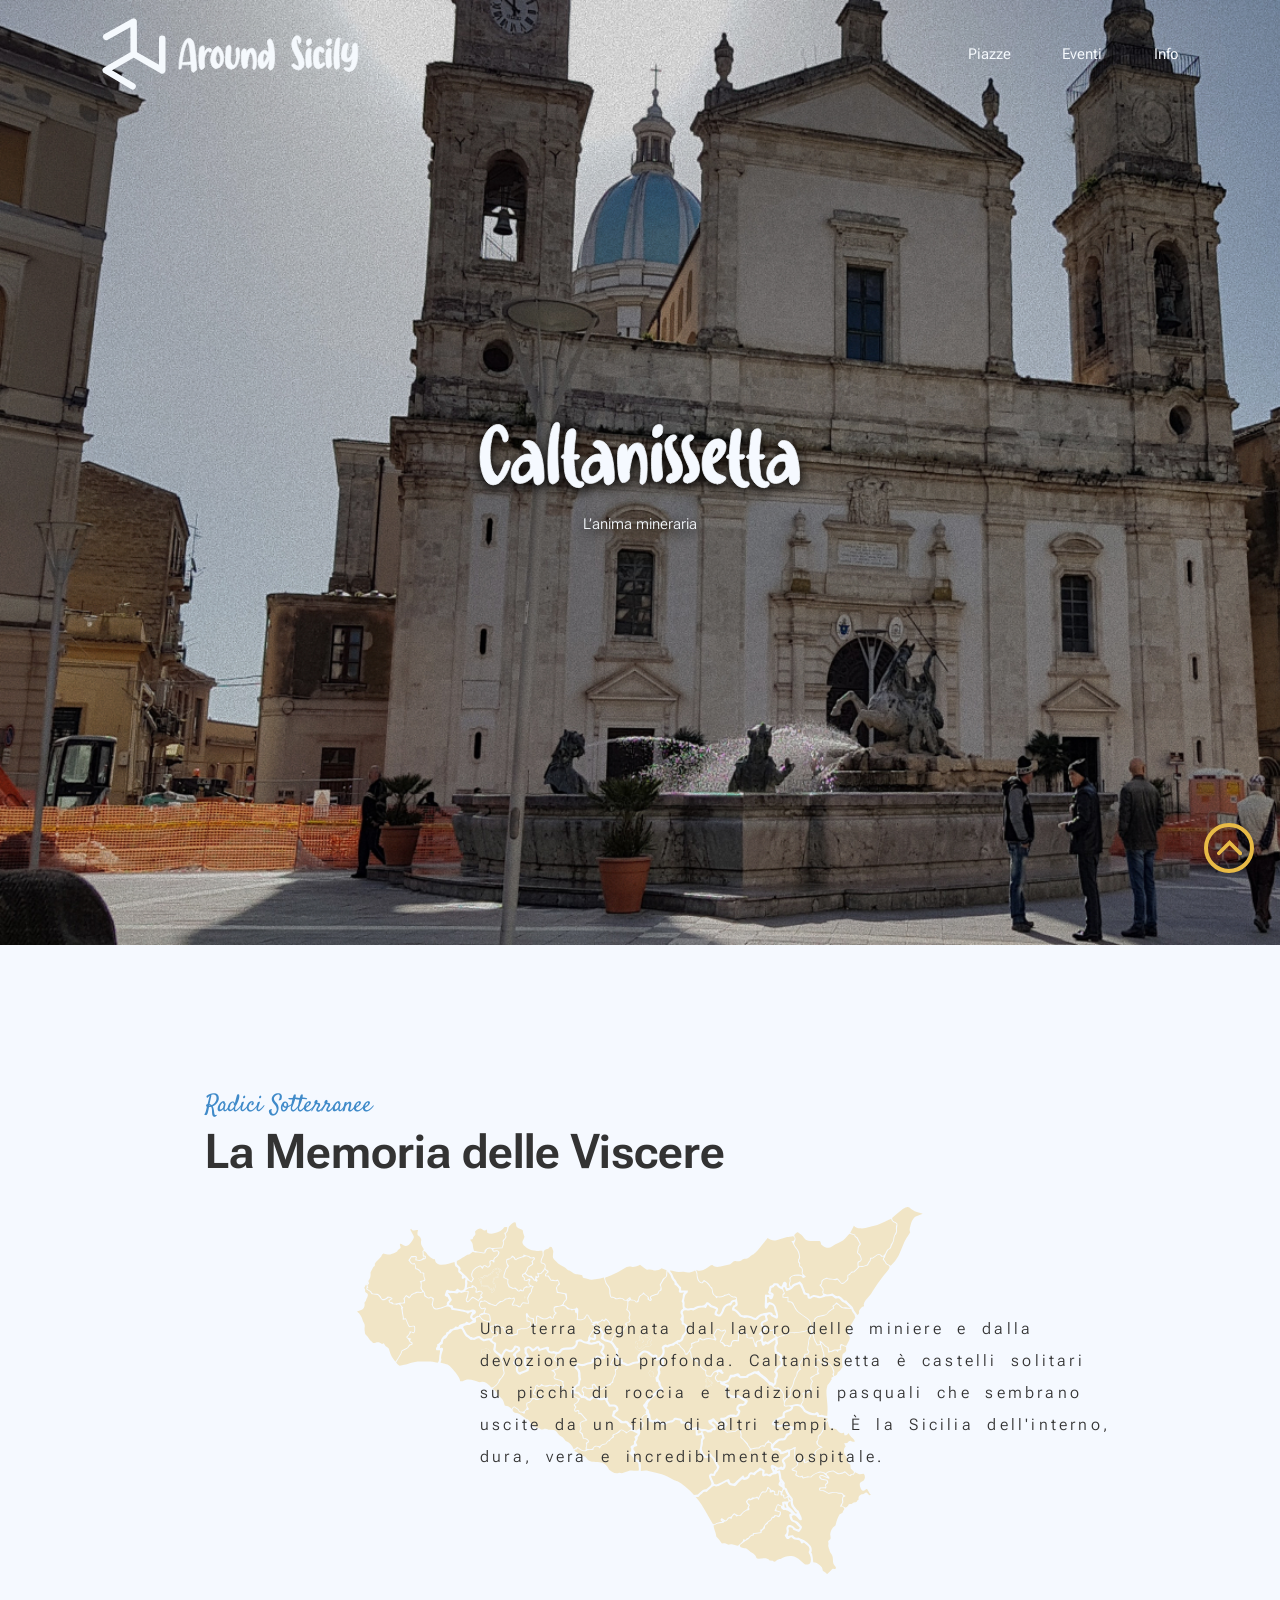
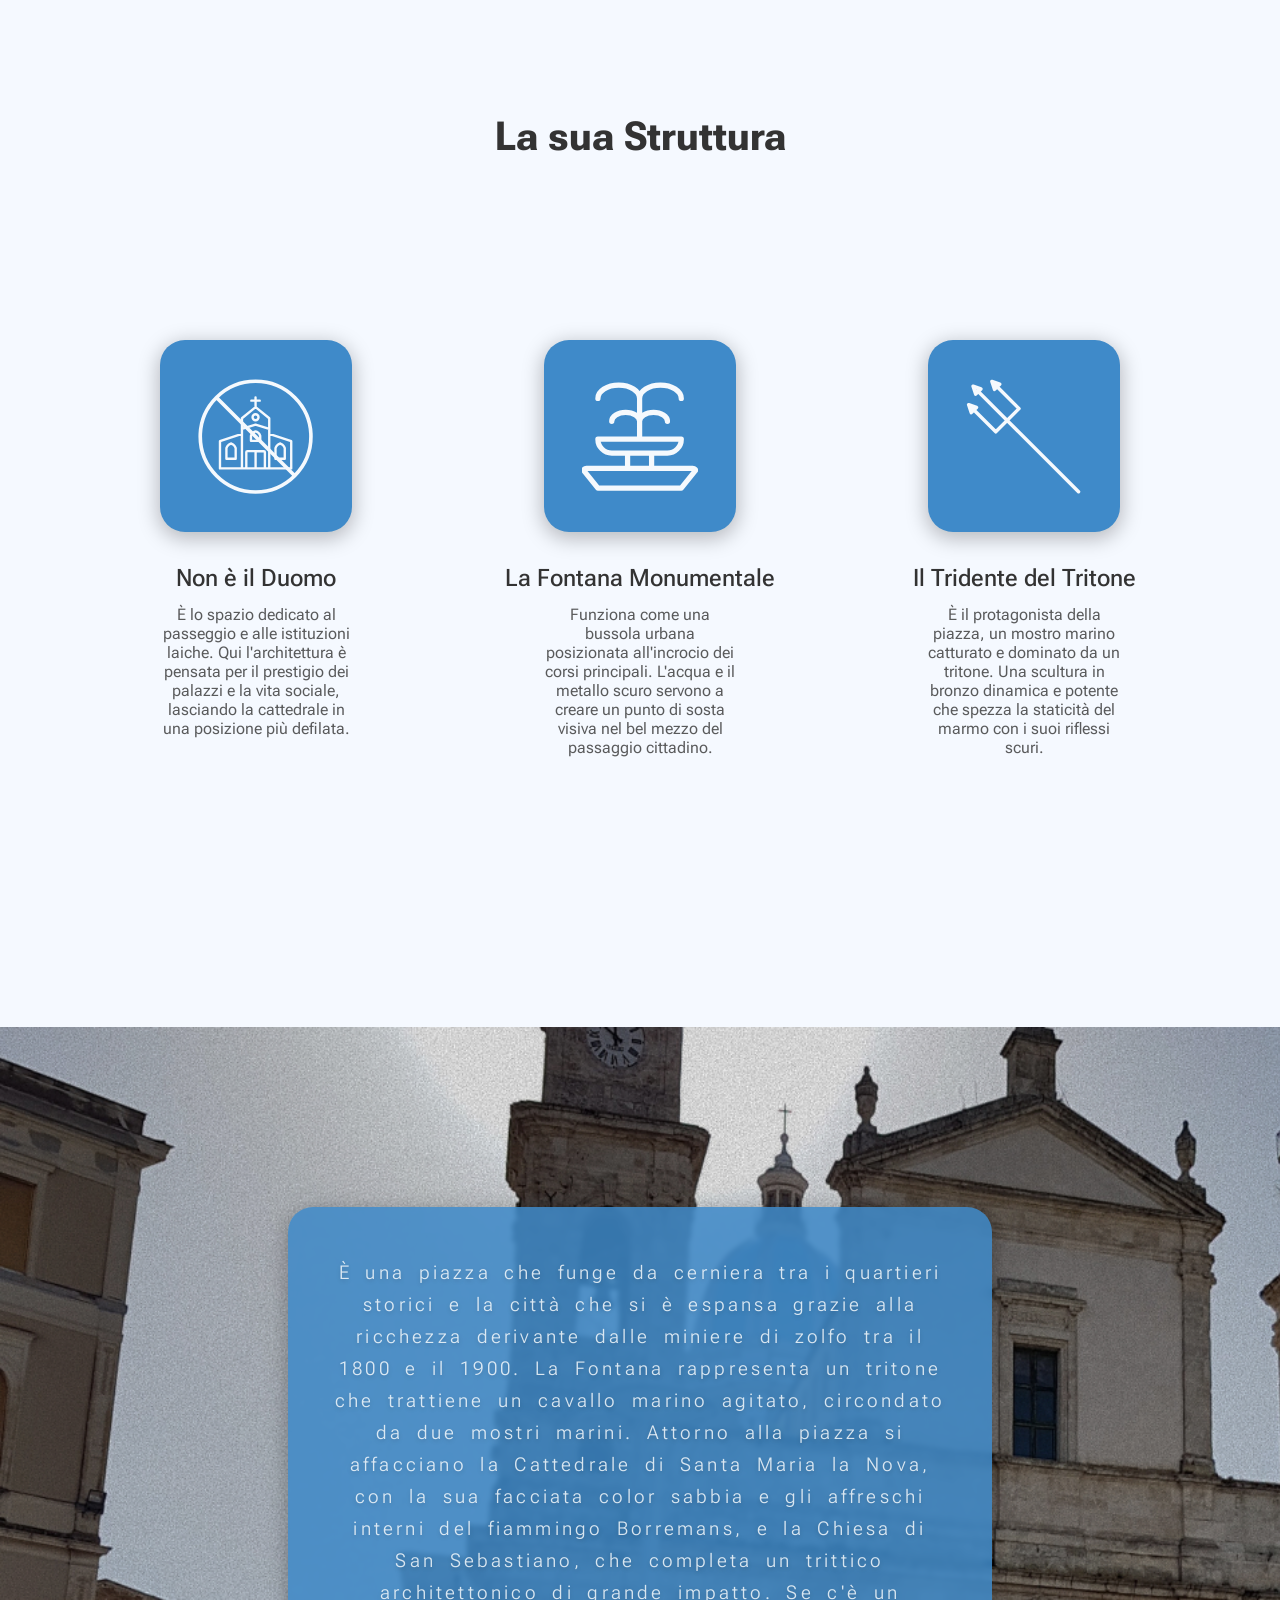
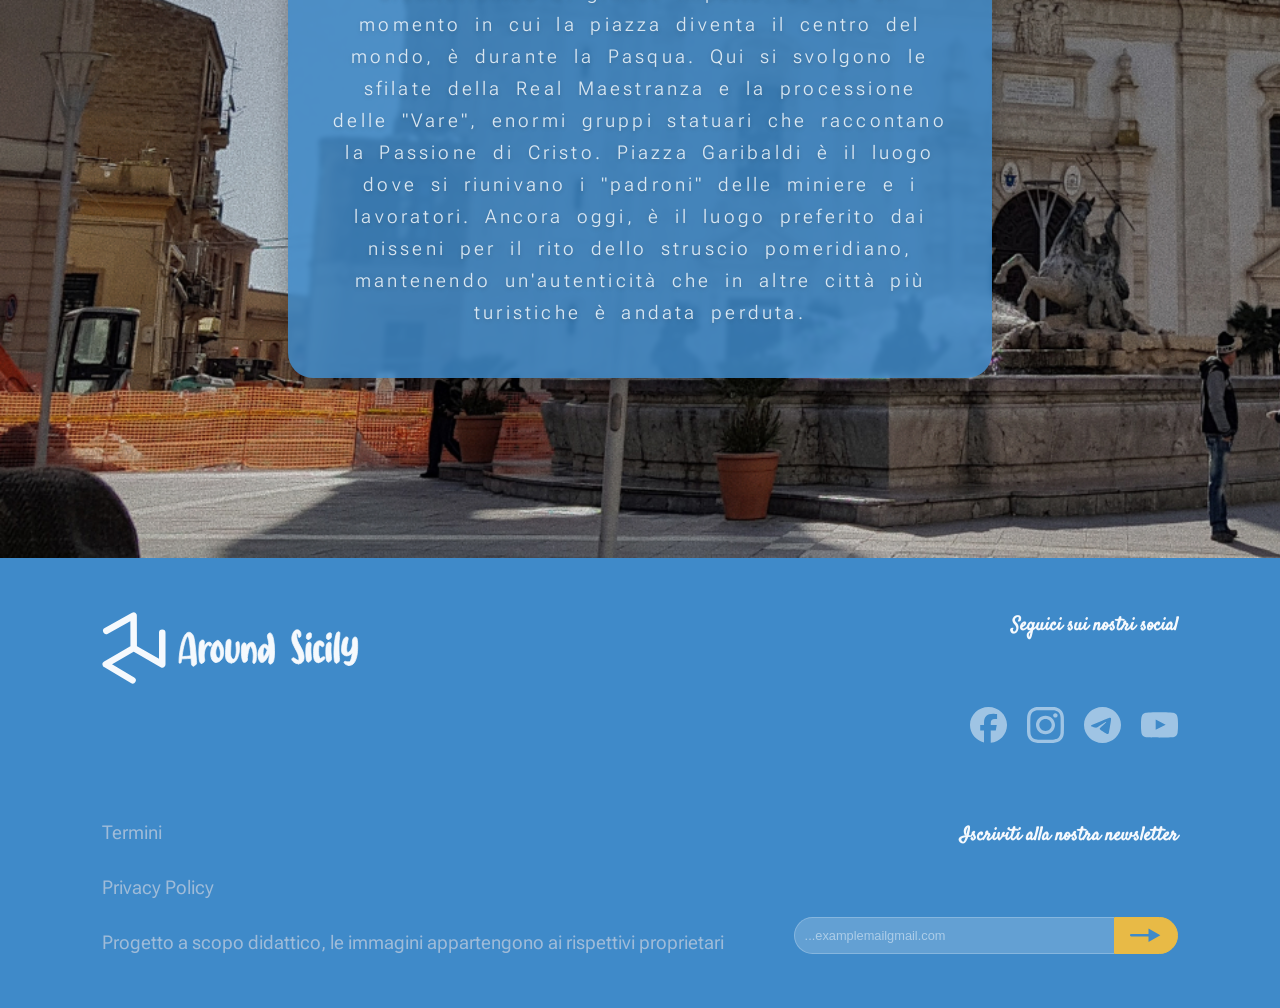
<file: caltanissetta.html>
<!DOCTYPE html>
<html lang="it,en">
<head>
    <meta charset="UTF-8">
    <meta name="viewport" content="width=device-width, initial-scale=1.0">
    <link rel="stylesheet" href="style.css">
    <link rel="icon" type="image/png" sizes="32x32" href="favicon/favicon.png">
    <link rel="apple-touch-icon" sizes="180x180" href="favicon/apple-icon.png">
    <title>Around Sicily - Caltanissetta</title>
</head>
<body>
    <nav>
        <div class="nav-left">
            <div class="Trademark">
        <?xml version="1.0" encoding="UTF-8"?>
<svg id="TM"  xmlns="http://www.w3.org/2000/svg" viewBox="0 0 75.36 84.96">
    <a href="index.html"><path d="M4.98,22.26L37.2,4.35l.12,38.15M37.32,42.49L4.35,61.67l31.62,18.94M37.32,42.49l33.69,19.31V24.6"/></a>
</svg>
    <svg id="AS" viewBox="0 0 245 50" xmlns="http://www.w3.org/2000/svg">
        <a href="index.html"><path d="M4.16 36.764C4.40267 36.6947 5.02667 36.6427 6.032 36.608C8.49333 36.5387 11.8907 36.244 16.224 35.724C15.6 27.6467 15.0107 21.6147 14.456 17.628C13.832 12.844 12.948 9.88 11.804 8.736C11.7 8.736 11.2147 9.516 10.348 11.076C9.516 12.6013 8.528 15.392 7.384 19.448C6.24 23.4693 5.16533 29.2413 4.16 36.764ZM19.708 49.556C18.4253 49.556 17.628 49.0707 17.316 48.1C17.004 47.1293 16.8133 45.3787 16.744 42.848L16.484 39.156C13.0867 39.4333 10.1227 39.624 7.592 39.728C5.096 39.832 3.81333 39.884 3.744 39.884C3.36267 42.0333 3.15467 43.4547 3.12 44.148C3.05067 44.6333 2.808 45.032 2.392 45.344C1.976 45.656 1.54267 45.812 1.092 45.812C0.364 45.812 -3.46452e-07 45.4307 -3.46452e-07 44.668C-3.46452e-07 40.5427 0.312 36.1053 0.936 31.356C1.59467 26.572 2.51333 22.0827 3.692 17.888C4.90533 13.6587 6.344 10.192 8.008 7.488C9.70667 4.784 11.596 3.432 13.676 3.432C14.8893 3.432 16.016 3.88267 17.056 4.784C18.1307 5.68533 19.032 6.968 19.76 8.632C20.4187 10.4 21.008 13.2253 21.528 17.108C22.4293 23.66 23.2267 31.9453 23.92 41.964L24.128 45.084C24.128 46.3667 23.608 47.424 22.568 48.256C21.5627 49.1227 20.6093 49.556 19.708 49.556ZM30.7852 46.02H30.2652C29.4332 46.02 28.7572 45.2227 28.2372 43.628C27.5092 41.2707 27.1452 36.7987 27.1452 30.212C27.1452 27.508 27.2666 24.804 27.5092 22.1C27.7866 18.772 28.3586 16.6227 29.2252 15.652C30.1959 14.5427 31.2186 13.988 32.2932 13.988C32.7092 13.988 33.1252 14.092 33.5412 14.3H33.4892C33.6626 14.3693 33.8532 14.5253 34.0612 14.768C34.3039 15.0107 34.4599 15.2707 34.5292 15.548C34.7372 16.2413 34.8412 16.7267 34.8412 17.004C34.8412 17.316 34.8066 17.6627 34.7372 18.044C34.6332 18.7027 34.4946 20.3147 34.3212 22.88C34.7026 22.1867 35.1359 21.476 35.6212 20.748C37.3546 18.2173 39.2266 16.952 41.2372 16.952C42.1732 16.952 42.9879 17.2467 43.6812 17.836C44.4092 18.3907 44.7732 19.0493 44.7732 19.812C44.7732 20.3667 44.5479 20.9733 44.0972 21.632C43.6812 22.2907 43.0919 22.62 42.3292 22.62C41.9479 22.62 41.6359 22.4987 41.3932 22.256C41.1852 21.9787 40.9946 21.6147 40.8212 21.164L40.0932 20.748C40.0239 20.748 39.9372 20.7653 39.8332 20.8C39.7639 20.8347 39.6946 20.8867 39.6252 20.956C39.5559 20.9907 39.4519 21.0773 39.3132 21.216C39.1746 21.32 39.0359 21.4587 38.8972 21.632C37.3026 23.5387 36.2106 25.4627 35.6212 27.404C35.0666 29.3107 34.6679 31.72 34.4252 34.632C34.5639 36.0187 34.6679 37.1107 34.7372 37.908C34.8412 38.6707 34.9279 39.312 34.9972 39.832C35.1012 40.3173 35.1879 40.872 35.2572 41.496C35.2572 42.5013 34.8239 43.5067 33.9572 44.512C33.0906 45.5173 32.0332 46.02 30.7852 46.02ZM53.8253 39.052L53.7733 39C53.7733 39.0347 53.7906 39.052 53.8253 39.052ZM54.2933 39.156C54.6746 39.0867 54.9173 38.9653 55.0213 38.792C55.1599 38.584 55.3159 38.376 55.4893 38.168C56.1479 37.0933 56.5466 35.0653 56.6853 32.084C56.6853 31.0093 56.6159 30.108 56.4773 29.38C55.8533 25.6707 54.6919 22.88 52.9933 21.008C52.2653 22.3947 51.6759 23.764 51.2253 25.116L51.0173 25.636V25.74L51.1213 25.48V25.584C50.8093 25.9653 50.5146 27.6467 50.2373 30.628C50.2373 32.4307 50.3759 33.6787 50.6533 34.372C50.6533 34.476 50.6706 34.5453 50.7053 34.58C50.7746 35.0307 51.0866 35.7933 51.6413 36.868C52.2306 37.6653 52.9239 38.3587 53.7213 38.948C53.8599 39.0867 54.0506 39.156 54.2933 39.156ZM50.4453 44.668C47.9493 44.668 46.0773 43.2467 44.8293 40.404C43.7893 38.116 43.2693 35.62 43.2693 32.916C43.2693 31.2867 43.5293 29.276 44.0493 26.884C44.6039 24.4573 45.4359 22.204 46.5453 20.124C47.6893 18.0093 49.1279 16.5187 50.8613 15.652C51.3466 14.924 52.0919 14.56 53.0973 14.56C53.5479 14.56 54.1893 14.9067 55.0213 15.6C55.8879 16.2933 56.7719 17.3333 57.6733 18.72C58.6093 20.072 59.4066 21.736 60.0653 23.712C60.7239 25.6533 61.0533 27.872 61.0533 30.368C61.0533 34.84 60.0479 38.2893 58.0373 40.716C55.8533 43.3507 53.3226 44.668 50.4453 44.668ZM71.4557 45.552C69.9651 45.552 68.5437 45.084 67.1917 44.148C64.7304 42.484 63.4997 39.2253 63.4997 34.372C63.4997 33.54 63.6211 30.7147 63.8637 25.896C64.0717 21.32 64.2451 18.512 64.3837 17.472C64.5917 16.3627 65.0597 15.3573 65.7877 14.456C66.5504 13.5547 67.5384 13.104 68.7517 13.104C69.3411 13.104 69.8611 13.312 70.3117 13.728C70.9011 14.5947 71.1957 15.5133 71.1957 16.484L71.0917 19.24C70.7104 26.7973 70.5197 31.0613 70.5197 32.032C70.5197 33.8 70.6411 35.048 70.8837 35.776L71.2997 37.076C71.7157 38.1853 72.2704 39.0867 72.9637 39.78L73.0157 39.832C73.2584 39.9707 73.4317 40.0747 73.5357 40.144C73.6744 40.2133 74.0211 40.248 74.5757 40.248C74.7144 40.2133 74.8184 40.1787 74.8877 40.144C74.9917 40.1093 75.0957 40.0747 75.1997 40.04C75.3037 40.0053 75.4944 39.884 75.7717 39.676C77.5051 37.388 78.3717 33.5747 78.3717 28.236C78.3717 27.0573 78.3197 25.8093 78.2157 24.492C78.1117 23.14 78.0077 21.944 77.9037 20.904C77.8344 19.864 77.7997 19.188 77.7997 18.876C77.7997 18.0787 78.1117 17.4373 78.7357 16.952C79.3944 16.432 80.0011 16.172 80.5557 16.172C81.3184 16.172 81.8557 16.6227 82.1677 17.524C82.5491 19.9507 82.7397 22.412 82.7397 24.908C82.7397 29.9 81.8904 34.3893 80.1917 38.376C78.1811 43.16 75.2691 45.552 71.4557 45.552ZM102.494 45.864C101.385 45.864 100.83 45.24 100.83 43.992C100.83 43.576 100.9 42.9867 101.038 42.224C101.316 40.5947 101.489 38.168 101.558 34.944C101.558 32.9333 101.264 30.7493 100.674 28.392C100.674 27.6293 99.9984 25.948 98.6464 23.348L98.6984 23.296C98.6638 23.296 98.6118 23.2613 98.5424 23.192C98.5078 23.088 98.4731 23.036 98.4384 23.036L97.8664 22.412C97.3464 22.932 96.8438 23.764 96.3584 24.908C95.4224 27.0573 94.4518 31.3907 93.4464 37.908C93.6544 38.636 93.7584 39.3987 93.7584 40.196C93.7584 41.548 93.2904 42.64 92.3544 43.472C91.4184 44.304 90.4304 44.72 89.3904 44.72C89.3211 44.7547 89.1998 44.772 89.0264 44.772C88.1251 44.772 87.3624 43.8533 86.7384 42.016C85.7331 39.2427 85.2304 34.2507 85.2304 27.04C85.2304 24.44 85.4731 22.4813 85.9584 21.164C86.4438 19.8467 87.0158 18.9627 87.6744 18.512C88.3331 18.0613 88.9571 17.836 89.5464 17.836C91.1758 17.836 92.0424 19.6213 92.1464 23.192C92.9784 21.216 93.8971 19.7947 94.9024 18.928C95.9424 18.0613 96.8784 17.5413 97.7104 17.368C98.5771 17.16 99.1144 17.056 99.3224 17.056C101.021 17.1253 102.217 17.7147 102.91 18.824C103.638 19.9333 104.158 21.112 104.47 22.36C105.094 24.336 105.493 26.104 105.666 27.664C105.84 29.224 105.926 31.2 105.926 33.592C105.926 38.376 105.649 41.6173 105.094 43.316C104.54 45.0147 103.673 45.864 102.494 45.864ZM115.971 37.284L117.687 34.684C119.247 31.564 120.253 29.2413 120.703 27.716C120.461 27.3693 120.097 26.9187 119.611 26.364C119.126 25.8093 118.606 25.3067 118.051 24.856C117.497 24.3707 117.011 24.0933 116.595 24.024C116.353 24.1627 116.006 24.9427 115.555 26.364C115.278 27.7853 115.07 29.484 114.931 31.46C114.931 32.9507 115.07 34.216 115.347 35.256C115.659 36.504 115.867 37.18 115.971 37.284ZM124.863 46.748C124.135 46.748 123.546 46.488 123.095 45.968C122.645 45.448 122.419 44.8413 122.419 44.148C122.419 43.7667 122.489 43.0907 122.627 42.12C123.078 40.04 123.407 36.8333 123.615 32.5C123.442 32.9507 123.026 33.8173 122.367 35.1C120.461 38.8093 118.762 41.3747 117.271 42.796C116.405 43.94 115.313 44.616 113.995 44.824L113.319 44.928C112.175 44.928 111.257 44.46 110.563 43.524C109.87 42.588 109.333 41.4787 108.951 40.196C108.57 38.9133 108.293 37.6653 108.119 36.452C107.981 35.2387 107.911 34.3547 107.911 33.8C107.911 31.824 108.362 29.744 109.263 27.56C110.165 25.376 111.309 23.5213 112.695 21.996C114.082 20.4707 115.538 19.708 117.063 19.708C117.861 19.708 118.606 19.9333 119.299 20.384C119.993 20.8347 120.582 21.3027 121.067 21.788C121.553 22.2387 121.882 22.568 122.055 22.776C122.437 20.5573 122.645 19.1707 122.679 18.616C122.09 15.288 121.674 13.2427 121.431 12.48C121.397 12.3413 121.327 12.064 121.223 11.648C121.154 11.232 121.067 10.7467 120.963 10.192C120.859 9.63733 120.807 9.152 120.807 8.736C120.807 7.176 121.379 5.96267 122.523 5.096C123.182 4.64534 123.858 4.42 124.551 4.42C126.527 4.42 128.087 7.384 129.231 13.312C130.167 18.2347 130.635 23.3133 130.635 28.548C130.635 33.1587 130.427 36.7987 130.011 39.468C129.63 42.1027 129.006 43.9747 128.139 45.084C127.307 46.1933 126.215 46.748 124.863 46.748ZM163.283 46.644C161.584 46.644 160.042 46.228 158.655 45.396C157.268 44.5987 156.159 43.7147 155.327 42.744C154.53 41.7733 154.131 41.028 154.131 40.508C154.131 39.884 154.408 39.3467 154.963 38.896C155.518 38.4107 156.055 38.168 156.575 38.168C156.852 38.168 157.563 38.6187 158.707 39.52C160.718 41.0453 162.156 41.808 163.023 41.808C163.335 41.808 163.491 41.756 163.491 41.652C163.526 41.548 163.595 41.4267 163.699 41.288C163.942 40.8027 164.063 40.3347 164.063 39.884C163.924 37.4227 163.37 35.0827 162.399 32.864C161.463 30.6453 160.354 28.4267 159.071 26.208C157.823 23.9547 156.696 21.6667 155.691 19.344C154.686 16.9867 154.183 14.5253 154.183 11.96C154.183 10.2267 154.495 8.44133 155.119 6.604C155.778 4.732 156.662 3.172 157.771 1.924C158.915 0.641333 160.215 -2.38419e-07 161.671 -2.38419e-07C163.058 -2.38419e-07 164.271 0.624 165.311 1.872C166.351 3.08533 166.871 4.64534 166.871 6.552C166.871 9.18667 166.022 10.504 164.323 10.504C163.699 10.504 163.3 10.2787 163.127 9.828C162.988 9.37734 162.902 8.84 162.867 8.216C162.832 7.55734 162.694 6.916 162.451 6.292C162.243 5.63334 161.775 5.11334 161.047 4.732C160.77 5.46 160.631 6.06667 160.631 6.552L160.579 7.228L161.463 12.74C161.879 14.82 163.266 17.9053 165.623 21.996C166.49 23.5213 167.322 25.0987 168.119 26.728C170.06 30.6453 171.031 34.2507 171.031 37.544C171.031 40.56 170.251 42.8307 168.691 44.356C167.166 45.8813 165.363 46.644 163.283 46.644ZM176.981 44.044C176.565 44.044 176.131 43.9573 175.681 43.784C174.121 43.16 173.341 38.688 173.341 30.368C173.341 25.9307 173.635 22.6547 174.225 20.54L175.005 19.084C175.802 17.732 176.859 17.056 178.177 17.056C179.875 17.056 180.725 18.1827 180.725 20.436C180.725 21.0947 180.673 21.892 180.569 22.828C180.43 24.2147 180.361 25.8613 180.361 27.768C180.361 30.3333 180.534 33.176 180.881 36.296C181.054 37.4053 181.141 38.5147 181.141 39.624C181.141 40.6987 180.881 41.5653 180.361 42.224C179.841 42.848 179.251 43.316 178.593 43.628C177.934 43.9053 177.397 44.044 176.981 44.044ZM176.721 13.26C174.953 13.26 174.069 12.376 174.069 10.608C174.069 7.86934 174.814 5.99734 176.305 4.992C177.137 4.472 177.969 4.212 178.801 4.212C180.43 4.212 181.245 5.02667 181.245 6.656C181.245 7.00267 181.193 7.488 181.089 8.112C181.089 8.32 181.106 8.476 181.141 8.58C181.141 10.0013 180.621 11.1453 179.581 12.012C178.575 12.844 177.622 13.26 176.721 13.26ZM191.385 36.348L191.333 35.984L191.385 36.348ZM190.449 45.032C188.023 45.032 186.324 43.9747 185.353 41.86C184.383 39.7107 183.897 36.556 183.897 32.396C183.897 28.7907 184.053 26.0347 184.365 24.128C184.781 21.216 185.631 19.1187 186.913 17.836C188.543 15.964 190.345 15.028 192.321 15.028C193.743 15.028 195.095 15.548 196.377 16.588C197.695 17.628 198.353 18.8413 198.353 20.228L198.301 21.06C198.301 21.58 198.059 22.1 197.573 22.62C197.123 23.1053 196.603 23.348 196.013 23.348C195.389 23.348 194.939 23.0187 194.661 22.36C194.419 22.1867 194.245 22.0307 194.141 21.892C193.968 21.6493 193.153 21.2853 191.697 20.8C191.143 23.0533 190.865 26.104 190.865 29.952C190.865 32.3093 191.021 34.3547 191.333 36.088C191.333 36.712 191.923 37.804 193.101 39.364L193.257 39.416C193.881 39.104 194.332 38.844 194.609 38.636C194.609 38.532 195.008 38.2027 195.805 37.648C196.637 37.0933 197.313 36.816 197.833 36.816C198.977 36.816 199.549 37.336 199.549 38.376C199.549 39.3467 198.995 40.352 197.885 41.392C196.811 42.432 195.545 43.2987 194.089 43.992C192.668 44.6853 191.455 45.032 190.449 45.032ZM204.403 44.044C203.987 44.044 203.553 43.9573 203.103 43.784C201.543 43.16 200.763 38.688 200.763 30.368C200.763 25.9307 201.057 22.6547 201.647 20.54L202.427 19.084C203.224 17.732 204.281 17.056 205.599 17.056C207.297 17.056 208.147 18.1827 208.147 20.436C208.147 21.0947 208.095 21.892 207.991 22.828C207.852 24.2147 207.783 25.8613 207.783 27.768C207.783 30.3333 207.956 33.176 208.303 36.296C208.476 37.4053 208.563 38.5147 208.563 39.624C208.563 40.6987 208.303 41.5653 207.783 42.224C207.263 42.848 206.673 43.316 206.015 43.628C205.356 43.9053 204.819 44.044 204.403 44.044ZM204.143 13.26C202.375 13.26 201.491 12.376 201.491 10.608C201.491 7.86934 202.236 5.99734 203.727 4.992C204.559 4.472 205.391 4.212 206.223 4.212C207.852 4.212 208.667 5.02667 208.667 6.656C208.667 7.00267 208.615 7.488 208.511 8.112C208.511 8.32 208.528 8.476 208.563 8.58C208.563 10.0013 208.043 11.1453 207.003 12.012C205.997 12.844 205.044 13.26 204.143 13.26ZM215.323 45.604C214.803 45.604 214.318 45.4827 213.867 45.24C213.451 44.9973 213.087 44.408 212.775 43.472C212.498 42.536 212.272 41.0627 212.099 39.052C211.926 37.0067 211.839 34.216 211.839 30.68C211.839 26.0347 212.203 21.0427 212.931 15.704C213.694 9.91467 214.682 6.06667 215.895 4.16C216.484 3.224 217.282 2.756 218.287 2.756C219.05 2.756 219.518 2.99867 219.691 3.484C219.864 3.93467 219.986 4.576 220.055 5.408C220.055 5.89333 219.726 8.97867 219.067 14.664C218.859 16.7787 218.755 19.7773 218.755 23.66C218.755 29.692 218.946 34.5453 219.327 38.22C219.466 39.0867 219.535 39.9187 219.535 40.716C219.535 41.8253 219.292 42.744 218.807 43.472C218.322 44.1653 217.75 44.6853 217.091 45.032C216.467 45.4133 215.878 45.604 215.323 45.604ZM232.269 48.828C231.056 48.828 229.929 48.5507 228.889 47.996C227.884 47.4413 227.069 46.852 226.445 46.228C225.856 45.604 225.561 45.1707 225.561 44.928C225.561 44.6507 225.7 44.2867 225.977 43.836C226.289 43.3853 226.74 43.16 227.329 43.16C228.924 43.6453 230.103 43.888 230.865 43.888C231.351 43.888 231.819 43.8707 232.269 43.836C232.72 43.8013 232.98 43.784 233.049 43.784C233.257 43.68 233.431 43.5587 233.569 43.42L234.453 42.172L235.025 40.768C235.788 38.792 236.429 35.7587 236.949 31.668C236.915 31.668 236.897 31.6853 236.897 31.72C236.655 32.032 236.169 32.5173 235.441 33.176C234.748 33.8 233.847 34.4067 232.737 34.996C231.628 35.5507 230.363 35.828 228.941 35.828C228.144 35.828 227.451 35.6893 226.861 35.412C223.741 34.3027 222.181 31.72 222.181 27.664C222.181 23.504 222.719 19.6733 223.793 16.172C225.111 11.9427 226.896 9.828 229.149 9.828C229.635 9.828 230.12 10.0187 230.605 10.4C231.125 10.7813 231.385 11.44 231.385 12.376C231.385 13.1387 231.264 13.7973 231.021 14.352C229.877 18.4773 229.253 22.2213 229.149 25.584C229.149 28.1147 229.548 29.848 230.345 30.784L230.865 31.044C231.385 31.044 231.975 30.784 232.633 30.264C233.569 29.432 234.419 28.3573 235.181 27.04C236.048 25.2373 236.499 24.128 236.533 23.712C236.741 23.0533 236.949 22.1 237.157 20.852L237.001 16.692C237.001 14.3 237.4 12.584 238.197 11.544C238.995 10.504 239.896 9.984 240.901 9.984C242.323 9.984 243.241 10.9547 243.657 12.896C244.073 14.8373 244.281 18.1827 244.281 22.932C244.281 28.236 243.935 32.5 243.241 35.724C242.063 41.236 240.381 44.9107 238.197 46.748C237.435 47.4067 236.932 47.7707 236.689 47.84C236.447 47.944 236.152 48.048 235.805 48.152C235.493 48.256 235.06 48.3947 234.505 48.568C233.951 48.7413 233.205 48.828 232.269 48.828Z"/>
        </a>
    </svg>
        </div>
            </div>
    <div class="nav-right">
<ul>
    <a href="piazze.html"><li>Piazze</li></a>
    <a href="eventi.html"><li>Eventi</li></a>
    <a href="info.html"><li>Info</li></a>
</ul>
    </div>
    </nav>
<header style="background-image: url(IMGs/Hero_citta/caltanissetta.jpg);">
    <svg width="412" height="84" viewBox="0 0 412 84" fill="none" xmlns="http://www.w3.org/2000/svg">
        <path d="M16.7991 80.256C13.5991 80.256 10.9111 79.04 8.73506 76.608C6.62306 74.176 4.92706 71.104 3.64706 67.392C2.36706 63.68 1.43906 59.808 0.863063 55.776C0.287063 51.744 -0.000937432 48.128 -0.000937432 44.928C-0.000937432 36.352 1.15106 28.896 3.45506 22.56C5.82306 16.224 8.76706 11.328 12.2871 7.87199C15.8711 4.41599 19.4231 2.68799 22.9431 2.68799C25.3751 2.68799 27.4551 3.32799 29.1831 4.60799C30.9111 5.88799 32.2871 7.45599 33.3111 9.31199C34.3991 11.168 35.1991 13.024 35.7111 14.88C36.2231 16.672 36.4791 18.048 36.4791 19.008C36.4791 19.328 36.3831 20 36.1911 21.024C36.0631 22.048 35.6791 23.008 35.0391 23.904C34.3991 24.8 33.4071 25.248 32.0631 25.248C31.0391 25.248 30.3351 24.864 29.9511 24.096C29.5671 23.264 29.2471 22.24 28.9911 21.024C28.6711 19.488 28.0631 17.824 27.1671 16.032C26.2711 14.176 24.6711 12.512 22.3671 11.04L21.7911 10.944C21.1511 11.008 20.6711 11.136 20.3511 11.328C20.0311 11.456 19.6151 11.744 19.1031 12.192L18.5271 12.768C17.8871 13.6 17.3431 14.624 16.8951 15.84C16.4471 16.992 16.0951 18.048 15.8391 19.008C15.6471 19.904 15.5511 20.384 15.5511 20.448L15.2631 21.792C13.7271 28.832 12.9591 35.68 12.9591 42.336C12.9591 48.288 13.7591 53.792 15.3591 58.848C16.9591 63.904 19.2951 67.424 22.3671 69.408L23.2311 68.736C25.0231 67.392 27.1671 63.52 29.6631 57.12C30.5591 54.496 31.4231 52.512 32.2551 51.168C33.1511 49.76 34.4631 49.056 36.1911 49.056C37.0231 49.056 37.7271 49.28 38.3031 49.728C38.8791 50.176 39.1671 50.848 39.1671 51.744C39.1671 52.32 38.8791 53.664 38.3031 55.776C37.7271 57.888 36.8631 60.32 35.7111 63.072C34.5591 65.76 33.0871 68.416 31.2951 71.04C29.5031 73.664 27.3911 75.872 24.9591 77.664C22.5911 79.392 19.8711 80.256 16.7991 80.256ZM53.8318 69.6C54.2798 69.536 54.6638 69.504 54.9838 69.504C55.3038 69.504 55.4958 69.472 55.5598 69.408C55.6238 69.28 55.7198 69.184 55.8478 69.12C56.0398 69.056 56.8078 68.64 58.1518 67.872C58.4078 67.744 59.2718 66.912 60.7438 65.376C62.4078 63.328 63.4318 61.856 63.8158 60.96C64.0718 60.448 64.2638 60.16 64.3918 60.096C64.7118 59.264 64.8718 58.208 64.8718 56.928C64.8718 55.584 64.7118 54.272 64.3918 52.992C64.1358 51.648 63.8158 50.784 63.4318 50.4C62.7918 50.08 61.9918 49.92 61.0318 49.92C59.8158 49.92 58.5998 50.08 57.3838 50.4C56.1678 50.656 55.3998 50.88 55.0798 51.072C51.1758 54.592 49.2238 58.24 49.2238 62.016C49.2238 63.296 49.3518 64.352 49.6078 65.184C49.9918 66.592 50.3758 67.616 50.7598 68.256C51.2078 68.832 52.2318 69.28 53.8318 69.6ZM74.4718 80.352C71.6558 80.352 69.9918 78.784 69.4798 75.648C69.2878 74.304 69.1278 71.968 68.9998 68.64C63.4958 75.296 57.6398 78.624 51.4318 78.624C48.4238 78.624 45.7998 77.504 43.5598 75.264C41.3198 73.024 40.1998 69.632 40.1998 65.088C40.1998 59.072 42.5358 53.536 47.2078 48.48C51.8798 43.36 56.8718 40.8 62.1838 40.8C63.6558 40.8 65.1918 41.12 66.7918 41.76C66.2798 40.224 65.6398 38.848 64.8718 37.632C63.2718 35.456 62.1198 34.176 61.4158 33.792C60.7758 33.408 60.0398 33.024 59.2078 32.64C56.4558 31.36 55.0798 29.984 55.0798 28.512C55.0798 27.424 55.6558 26.304 56.8078 25.152C58.0238 23.936 59.6558 23.328 61.7038 23.328C65.6078 23.328 68.8398 24.672 71.3998 27.36C73.9598 29.984 75.9758 33.344 77.4478 37.44C78.9838 41.472 80.1038 45.728 80.8078 50.208C81.5758 54.624 82.0558 58.752 82.2478 62.592C82.4398 66.432 82.5358 69.344 82.5358 71.328C82.5358 73.696 81.9918 75.552 80.9038 76.896C79.8158 78.176 78.6318 79.072 77.3518 79.584C76.0718 80.096 75.1118 80.352 74.4718 80.352ZM93.8578 79.104C92.8978 79.104 92.0018 78.88 91.1698 78.432C90.4018 77.984 89.7298 76.896 89.1538 75.168C88.6418 73.44 88.2258 70.72 87.9058 67.008C87.5858 63.232 87.4258 58.08 87.4258 51.552C87.4258 42.976 88.0978 33.76 89.4418 23.904C90.8498 13.216 92.6738 6.11199 94.9138 2.59199C96.0018 0.863993 97.4738 -7.62939e-06 99.3298 -7.62939e-06C100.738 -7.62939e-06 101.602 0.447992 101.922 1.34399C102.242 2.17599 102.466 3.35999 102.594 4.89599C102.594 5.79199 101.986 11.488 100.77 21.984C100.386 25.888 100.194 31.424 100.194 38.592C100.194 49.728 100.546 58.688 101.25 65.472C101.506 67.072 101.634 68.608 101.634 70.08C101.634 72.128 101.186 73.824 100.29 75.168C99.3938 76.448 98.3378 77.408 97.1218 78.048C95.9698 78.752 94.8818 79.104 93.8578 79.104ZM127.351 84C122.679 84 118.647 81.984 115.255 77.952L111.895 73.056C111.703 72.544 111.447 72.064 111.127 71.616C109.079 66.944 108.055 58.688 108.055 46.848C105.751 46.656 104.599 45.952 104.599 44.736C104.599 42.816 105.815 41.664 108.247 41.28C108.567 34.88 109.207 28.192 110.167 21.216C110.615 12.896 113.527 8.51199 118.903 8.06399C119.735 8.06399 120.535 8.25599 121.303 8.63999C122.135 9.02399 122.711 9.72799 123.031 10.752C123.351 11.712 123.511 12.768 123.511 13.92C123.511 15.52 123.191 18.528 122.551 22.944C121.975 27.36 121.431 33.536 120.919 41.472C121.367 41.536 121.847 41.568 122.359 41.568L124.183 41.472C126.935 41.472 128.311 42.208 128.311 43.68C128.311 44.384 128.023 45.088 127.447 45.792C126.935 46.496 126.327 46.976 125.623 47.232C124.919 47.424 124.151 47.52 123.319 47.52L120.919 47.424C121.175 52.736 121.719 58.272 122.551 64.032C122.743 66.272 122.935 67.84 123.127 68.736C123.383 69.632 123.799 70.688 124.375 71.904C126.039 74.016 127.127 75.136 127.639 75.264C127.767 75.328 127.959 75.456 128.215 75.648C128.535 75.776 128.759 75.872 128.887 75.936H129.079V76.032C129.911 76.16 130.775 76.256 131.671 76.32C133.207 76.512 133.975 77.472 133.975 79.2C133.911 80.224 133.527 81.12 132.823 81.888C132.183 82.72 131.383 83.264 130.423 83.52C129.463 83.84 128.439 84 127.351 84ZM144.301 69.6C144.749 69.536 145.133 69.504 145.453 69.504C145.773 69.504 145.965 69.472 146.029 69.408C146.093 69.28 146.189 69.184 146.317 69.12C146.509 69.056 147.277 68.64 148.621 67.872C148.877 67.744 149.741 66.912 151.213 65.376C152.877 63.328 153.901 61.856 154.285 60.96C154.541 60.448 154.733 60.16 154.861 60.096C155.181 59.264 155.341 58.208 155.341 56.928C155.341 55.584 155.181 54.272 154.861 52.992C154.605 51.648 154.285 50.784 153.901 50.4C153.261 50.08 152.461 49.92 151.501 49.92C150.285 49.92 149.069 50.08 147.853 50.4C146.637 50.656 145.869 50.88 145.549 51.072C141.645 54.592 139.693 58.24 139.693 62.016C139.693 63.296 139.821 64.352 140.077 65.184C140.461 66.592 140.845 67.616 141.229 68.256C141.677 68.832 142.701 69.28 144.301 69.6ZM164.941 80.352C162.125 80.352 160.461 78.784 159.949 75.648C159.757 74.304 159.597 71.968 159.469 68.64C153.965 75.296 148.109 78.624 141.901 78.624C138.893 78.624 136.269 77.504 134.029 75.264C131.789 73.024 130.669 69.632 130.669 65.088C130.669 59.072 133.005 53.536 137.677 48.48C142.349 43.36 147.341 40.8 152.653 40.8C154.125 40.8 155.661 41.12 157.261 41.76C156.749 40.224 156.109 38.848 155.341 37.632C153.741 35.456 152.589 34.176 151.885 33.792C151.245 33.408 150.509 33.024 149.677 32.64C146.925 31.36 145.549 29.984 145.549 28.512C145.549 27.424 146.125 26.304 147.277 25.152C148.493 23.936 150.125 23.328 152.173 23.328C156.077 23.328 159.309 24.672 161.869 27.36C164.429 29.984 166.445 33.344 167.917 37.44C169.453 41.472 170.573 45.728 171.277 50.208C172.045 54.624 172.525 58.752 172.717 62.592C172.909 66.432 173.005 69.344 173.005 71.328C173.005 73.696 172.461 75.552 171.373 76.896C170.285 78.176 169.101 79.072 167.821 79.584C166.541 80.096 165.581 80.352 164.941 80.352ZM208.903 79.584C206.855 79.584 205.831 78.432 205.831 76.128C205.831 75.36 205.959 74.272 206.215 72.864C206.727 69.856 207.047 65.376 207.175 59.424C207.175 55.712 206.631 51.68 205.543 47.328C205.543 45.92 204.295 42.816 201.799 38.016L201.895 37.92C201.831 37.92 201.735 37.856 201.607 37.728C201.543 37.536 201.479 37.44 201.415 37.44L200.359 36.288C199.399 37.248 198.471 38.784 197.575 40.896C195.847 44.864 194.055 52.864 192.199 64.896C192.583 66.24 192.775 67.648 192.775 69.12C192.775 71.616 191.911 73.632 190.183 75.168C188.455 76.704 186.631 77.472 184.711 77.472C184.583 77.536 184.359 77.568 184.039 77.568C182.375 77.568 180.967 75.872 179.815 72.48C177.959 67.36 177.031 58.144 177.031 44.832C177.031 40.032 177.479 36.416 178.375 33.984C179.271 31.552 180.327 29.92 181.543 29.088C182.759 28.256 183.911 27.84 184.999 27.84C188.007 27.84 189.607 31.136 189.799 37.728C191.335 34.08 193.031 31.456 194.887 29.856C196.807 28.256 198.535 27.296 200.071 26.976C201.671 26.592 202.663 26.4 203.047 26.4C206.183 26.528 208.391 27.616 209.671 29.664C211.015 31.712 211.975 33.888 212.551 36.192C213.703 39.84 214.439 43.104 214.759 45.984C215.079 48.864 215.239 52.512 215.239 56.928C215.239 65.76 214.727 71.744 213.703 74.88C212.679 78.016 211.079 79.584 208.903 79.584ZM227.447 76.224C226.679 76.224 225.879 76.064 225.047 75.744C222.167 74.592 220.727 66.336 220.727 50.976C220.727 42.784 221.271 36.736 222.359 32.832L223.799 30.144C225.271 27.648 227.223 26.4 229.655 26.4C232.791 26.4 234.359 28.48 234.359 32.64C234.359 33.856 234.263 35.328 234.071 37.056C233.815 39.616 233.687 42.656 233.687 46.176C233.687 50.912 234.007 56.16 234.647 61.92C234.967 63.968 235.127 66.016 235.127 68.064C235.127 70.048 234.647 71.648 233.687 72.864C232.727 74.016 231.639 74.88 230.423 75.456C229.207 75.968 228.215 76.224 227.447 76.224ZM226.967 19.392C223.703 19.392 222.071 17.76 222.071 14.496C222.071 9.43999 223.447 5.98399 226.199 4.12799C227.735 3.16799 229.271 2.68799 230.807 2.68799C233.815 2.68799 235.319 4.19199 235.319 7.19999C235.319 7.83999 235.223 8.73599 235.031 9.88799C235.031 10.272 235.063 10.56 235.127 10.752C235.127 13.376 234.167 15.488 232.247 17.088C230.391 18.624 228.631 19.392 226.967 19.392ZM245.429 78.144C241.717 78.144 239.861 76.576 239.861 73.44C239.861 72.416 240.213 71.168 240.917 69.696C242.133 67.264 244.405 65.888 247.733 65.568C247.861 64.736 247.925 64.032 247.925 63.456C247.925 61.472 247.765 60.32 247.445 60V59.904C247.445 58.88 246.485 56.448 244.565 52.608C242.517 48.384 240.885 44.192 239.669 40.032C238.517 35.808 237.941 32.576 237.941 30.336C237.941 27.136 238.581 24.48 239.861 22.368C241.205 20.256 242.773 18.688 244.565 17.664C246.357 16.576 247.925 16.032 249.269 16.032C252.021 16.032 253.397 17.12 253.397 19.296C253.397 21.088 252.213 22.528 249.845 23.616C249.141 24.064 248.661 24.352 248.405 24.48C248.213 24.608 248.085 24.736 248.021 24.864C247.957 24.928 247.861 25.024 247.733 25.152C247.669 25.28 247.573 26.016 247.445 27.36C247.445 27.936 247.445 28.256 247.445 28.32C247.509 28.32 247.541 28.416 247.541 28.608C247.541 28.736 247.637 29.376 247.829 30.528C248.469 32.832 249.333 34.752 250.421 36.288C250.613 36.352 251.541 37.536 253.205 39.84C258.261 46.816 260.789 53.504 260.789 59.904C260.789 64.128 259.893 67.584 258.101 70.272C256.309 72.96 254.197 74.944 251.765 76.224C249.397 77.504 247.285 78.144 245.429 78.144ZM267.273 78.144C263.561 78.144 261.705 76.576 261.705 73.44C261.705 72.416 262.057 71.168 262.761 69.696C263.977 67.264 266.249 65.888 269.577 65.568C269.705 64.736 269.769 64.032 269.769 63.456C269.769 61.472 269.609 60.32 269.289 60V59.904C269.289 58.88 268.329 56.448 266.409 52.608C264.361 48.384 262.729 44.192 261.513 40.032C260.361 35.808 259.785 32.576 259.785 30.336C259.785 27.136 260.425 24.48 261.705 22.368C263.049 20.256 264.617 18.688 266.409 17.664C268.201 16.576 269.769 16.032 271.113 16.032C273.865 16.032 275.241 17.12 275.241 19.296C275.241 21.088 274.057 22.528 271.689 23.616C270.985 24.064 270.505 24.352 270.249 24.48C270.057 24.608 269.929 24.736 269.865 24.864C269.801 24.928 269.705 25.024 269.577 25.152C269.513 25.28 269.417 26.016 269.289 27.36C269.289 27.936 269.289 28.256 269.289 28.32C269.353 28.32 269.385 28.416 269.385 28.608C269.385 28.736 269.481 29.376 269.673 30.528C270.313 32.832 271.177 34.752 272.265 36.288C272.457 36.352 273.385 37.536 275.049 39.84C280.105 46.816 282.633 53.504 282.633 59.904C282.633 64.128 281.737 67.584 279.945 70.272C278.153 72.96 276.041 74.944 273.609 76.224C271.241 77.504 269.129 78.144 267.273 78.144ZM299.093 46.08C301.013 44.8 302.293 43.84 302.933 43.2C304.213 41.664 305.013 40.608 305.333 40.032L305.717 39.552C306.037 38.848 306.293 38.336 306.485 38.016C306.677 37.696 306.837 36.96 306.965 35.808C306.837 34.528 306.581 33.696 306.197 33.312C305.877 32.928 305.237 32.704 304.277 32.64L302.837 34.272L300.245 40.032C300.053 40.096 299.797 41.024 299.477 42.816C299.221 44.608 299.093 45.696 299.093 46.08ZM305.429 79.2C305.365 79.2 304.661 79.072 303.317 78.816C301.973 78.624 300.341 78.112 298.421 77.28C296.501 76.384 294.581 75.008 292.661 73.152C290.805 71.232 289.205 68.64 287.861 65.376C286.581 62.048 285.941 57.824 285.941 52.704C285.941 45.216 287.733 38.24 291.317 31.776C295.285 24.736 300.469 21.216 306.869 21.216C308.341 21.216 309.845 21.6 311.381 22.368C312.917 23.072 314.197 24.192 315.221 25.728C316.245 27.2 316.757 29.088 316.757 31.392C316.757 34.656 315.765 37.888 313.781 41.088C311.861 44.224 309.557 46.912 306.869 49.152C304.181 51.328 301.621 52.704 299.189 53.28C299.637 56.096 300.309 58.464 301.205 60.384C302.869 63.904 305.877 66.368 310.229 67.776C312.405 68.48 313.653 68.992 313.973 69.312L315.221 69.792C316.117 70.24 316.565 70.848 316.565 71.616C316.565 73.472 315.349 75.2 312.917 76.8C310.549 78.4 308.053 79.2 305.429 79.2ZM340.07 84C335.398 84 331.366 81.984 327.974 77.952L324.614 73.056C324.422 72.544 324.166 72.064 323.846 71.616C321.798 66.944 320.774 58.688 320.774 46.848C318.47 46.656 317.318 45.952 317.318 44.736C317.318 42.816 318.534 41.664 320.966 41.28C321.286 34.88 321.926 28.192 322.886 21.216C323.334 12.896 326.246 8.51199 331.622 8.06399C332.454 8.06399 333.254 8.25599 334.022 8.63999C334.854 9.02399 335.43 9.72799 335.75 10.752C336.07 11.712 336.23 12.768 336.23 13.92C336.23 15.52 335.91 18.528 335.27 22.944C334.694 27.36 334.15 33.536 333.638 41.472C334.086 41.536 334.566 41.568 335.078 41.568L336.902 41.472C339.654 41.472 341.03 42.208 341.03 43.68C341.03 44.384 340.742 45.088 340.166 45.792C339.654 46.496 339.046 46.976 338.342 47.232C337.638 47.424 336.87 47.52 336.038 47.52L333.638 47.424C333.894 52.736 334.438 58.272 335.27 64.032C335.462 66.272 335.654 67.84 335.846 68.736C336.102 69.632 336.518 70.688 337.094 71.904C338.758 74.016 339.846 75.136 340.358 75.264C340.486 75.328 340.678 75.456 340.934 75.648C341.254 75.776 341.478 75.872 341.606 75.936H341.798V76.032C342.63 76.16 343.494 76.256 344.39 76.32C345.926 76.512 346.694 77.472 346.694 79.2C346.63 80.224 346.246 81.12 345.542 81.888C344.902 82.72 344.102 83.264 343.142 83.52C342.182 83.84 341.158 84 340.07 84ZM365.851 84C361.179 84 357.147 81.984 353.755 77.952L350.395 73.056C350.203 72.544 349.947 72.064 349.627 71.616C347.579 66.944 346.555 58.688 346.555 46.848C344.251 46.656 343.099 45.952 343.099 44.736C343.099 42.816 344.315 41.664 346.747 41.28C347.067 34.88 347.707 28.192 348.667 21.216C349.115 12.896 352.027 8.51199 357.403 8.06399C358.235 8.06399 359.035 8.25599 359.803 8.63999C360.635 9.02399 361.211 9.72799 361.531 10.752C361.851 11.712 362.011 12.768 362.011 13.92C362.011 15.52 361.691 18.528 361.051 22.944C360.475 27.36 359.931 33.536 359.419 41.472C359.867 41.536 360.347 41.568 360.859 41.568L362.683 41.472C365.435 41.472 366.811 42.208 366.811 43.68C366.811 44.384 366.523 45.088 365.947 45.792C365.435 46.496 364.827 46.976 364.123 47.232C363.419 47.424 362.651 47.52 361.819 47.52L359.419 47.424C359.675 52.736 360.219 58.272 361.051 64.032C361.243 66.272 361.435 67.84 361.627 68.736C361.883 69.632 362.299 70.688 362.875 71.904C364.539 74.016 365.627 75.136 366.139 75.264C366.267 75.328 366.459 75.456 366.715 75.648C367.035 75.776 367.259 75.872 367.387 75.936H367.579V76.032C368.411 76.16 369.275 76.256 370.171 76.32C371.707 76.512 372.475 77.472 372.475 79.2C372.411 80.224 372.027 81.12 371.323 81.888C370.683 82.72 369.883 83.264 368.923 83.52C367.963 83.84 366.939 84 365.851 84ZM382.801 69.6C383.249 69.536 383.633 69.504 383.953 69.504C384.273 69.504 384.465 69.472 384.529 69.408C384.593 69.28 384.689 69.184 384.817 69.12C385.009 69.056 385.777 68.64 387.121 67.872C387.377 67.744 388.241 66.912 389.713 65.376C391.377 63.328 392.401 61.856 392.785 60.96C393.041 60.448 393.233 60.16 393.361 60.096C393.681 59.264 393.841 58.208 393.841 56.928C393.841 55.584 393.681 54.272 393.361 52.992C393.105 51.648 392.785 50.784 392.401 50.4C391.761 50.08 390.961 49.92 390.001 49.92C388.785 49.92 387.569 50.08 386.353 50.4C385.137 50.656 384.369 50.88 384.049 51.072C380.145 54.592 378.193 58.24 378.193 62.016C378.193 63.296 378.321 64.352 378.577 65.184C378.961 66.592 379.345 67.616 379.729 68.256C380.177 68.832 381.201 69.28 382.801 69.6ZM403.441 80.352C400.625 80.352 398.961 78.784 398.449 75.648C398.257 74.304 398.097 71.968 397.969 68.64C392.465 75.296 386.609 78.624 380.401 78.624C377.393 78.624 374.769 77.504 372.529 75.264C370.289 73.024 369.169 69.632 369.169 65.088C369.169 59.072 371.505 53.536 376.177 48.48C380.849 43.36 385.841 40.8 391.153 40.8C392.625 40.8 394.161 41.12 395.761 41.76C395.249 40.224 394.609 38.848 393.841 37.632C392.241 35.456 391.089 34.176 390.385 33.792C389.745 33.408 389.009 33.024 388.177 32.64C385.425 31.36 384.049 29.984 384.049 28.512C384.049 27.424 384.625 26.304 385.777 25.152C386.993 23.936 388.625 23.328 390.673 23.328C394.577 23.328 397.809 24.672 400.369 27.36C402.929 29.984 404.945 33.344 406.417 37.44C407.953 41.472 409.073 45.728 409.777 50.208C410.545 54.624 411.025 58.752 411.217 62.592C411.409 66.432 411.505 69.344 411.505 71.328C411.505 73.696 410.961 75.552 409.873 76.896C408.785 78.176 407.601 79.072 406.321 79.584C405.041 80.096 404.081 80.352 403.441 80.352Z" fill="#F5F9FF"/>
    </svg>
<p>L’anima mineraria</p>
</header>


<section class="sect-1">
        <div class="head">
            <h2>Radici Sotterranee</h2>
            <h1>La Memoria delle Viscere</h1>
        </div>
        <div class="text-map">
            <div class="map">
               <?xml version="1.0" encoding="UTF-8"?>
        <svg xmlns="http://www.w3.org/2000/svg" viewBox="0 0 678.79 440.48">
      <path class="cls-map" d="M424.67,254.92c-.69.45-3.25.63-3.25,1.47-.02,5.18,6.92,5.8,6.65,8.7-2.1.05-2.99.79-3.96,1.91-.6.7-2.86.76-3.68.28-1.93-1.14-3.72-.91-5.83-.86-2.76.07-5.67-3.12-8.66-2.26-1.59.46-3.19,1.26-5.12.78l.29-5.02c.09-1.58-4.42-1.33-8.28-2.37l-2.26-.61c-.5-.13-.47-1.76-.85-2.14-1.34-.95-3.78-1.23-5.57-1.58-2.09-.41-3.77-.39-4.93,1.61-.79,1.36-2.2.95-3.4,1.28-6.85,1.87-8.89,4.38-11.58.7l-2.63-1.68c-.41-.7-1.59-1.94-2.19-1.58-1.38,1.73-2.96,3.04-5.32,2.08-.34-.14-1.33-.36-1.39-.7l-.28-1.44c-.27-1.42-.45-2.85-.49-4.24-.35-.68-1.56-2.15-1.6-2.96,1.02-4.95-5.18-4.21-1.48-7.63-.75-2.5,1.02-4.36,2.32-5.89,1.17-1.37,2.16-2.78,3.53-3.95l2.84-2.42c.61-.52,1.96-1.64,2.35-2.3,2.96-5.77,7.58-2.63,7.86-6.18l-2.71-3.42c-.68-.86-.71-1.91-.69-3.24.04-2.75-5.36-3.74-.42-11.16l.05-3.05c-.95-1.57-1.21-4.2.8-4.84.91-.29,2.29-.6,2.81-1.09,1.48-1.4.08-5.78,1.12-8.94l-2.63-1.33,2.4-3.82c1.26-2,.57-5.59.18-7.88.02-.53,1.33-1.37,1.82-1.26,3.95,1.89,2.56-1.53,9.37-1.54.87-.42,2.32-2.96,3.36-2.22,1.14.82,1.58,1.32,3.08,1.29l1.26,2.56c1.09.9,2.16,1.96,3.1,3.1,4.48,5.42,1.44,4.6,3.48,6.05.45.32,1.78.25,2.13-.19l2.45-3.16c2.33.32.76,4.78,2.5,7.65,1.22,2.01,3.8,2.98,5.92,3.8,3.32,1.28,4.08,5.8,4.97,6.69l3.7,3.68,2.03,1.06c.02,2.19.36,4.42,1.04,6.28l3.7.71c.72.14,1.87.35,2.41.13,1.69-.67,2.84-6.92,6.45-5.45.55.23,1.44,1.69,1,2.11-2.43,1.53-4.24,4.55-2.16,7.06l2.39,2.88,3.01-1.09.02,2.5c2.93,3.43,9.11,2.08,6.69,5.39-1.95,2.67.71,3.86,1.65,7.88,7.2,5.38,4.27,4.98,13.06,3.5l4.1,2.55c1.25.77,2.36,1.45,3.86,2.16.37.19.04,1.63-.4,2.19-1.67,2.1-4.7-1.07-8.22,2.8-1.22,1.34-1.92,4.55-1.01,6,.25.39,1.81.82,1.76,1.27-.13,1.3-1.33,3.5-2.3,4.17-.5.34-1.91-.39-2.52-.63-.52-.21-1.77.03-2.4.02-2.75-.04-4.53.74-6.72,2.27-4.45,3.12-6.37.46-7.31,1.87-.31.46-.14,1.41.16,1.88l1.55,2.42c1.3.23,3.67.97,3.77,2.39.07,1.01-1.36,3.24-2.34,3.38-1.27.18-2.75-1.35-3.56-2.14l-3.42-3.36c-.92-.91-2.63-2.12-3.11-3.49-.18-.5-1.57-1.1-1.99-.83l-2.29,1.48ZM425.81,213.13c.45-.9.8-2.2.43-2.96-.3-.62-1.28-1.19-2.25-1.76-1.12-.66-1.85-2.14-2.86-3.38s-3.77,3.15-3.56,3.57c.3.59.86,1.52,1.36,2.33l-.68,5.68c.31.6,2.17.56,2.54.01,2.22-3.28,3.68-.82,5.02-3.5Z"/>
      <path class="cls-map" d="M494.26,126.39c-9,2.15-10.02.42-15.97,6.88-1.4-.46-3.21-1.27-4.6-1.98-4.06-2.08-7.1-.37-12.4-1.78l-3.74-4.1c-3.46-3.79-4.42-2.11-4.68-4.02-.33-2.45,4.57-1.23,3.83-5.65l-.88-5.28c-.12-.72-.29-1.6-.44-2.22-.36-1.47-4.69.69-8.23-3.67-.23-.28-1.05-.88-1.32-.73l-1.53.87c-.66.37-2.3.55-3.2.69-1.45,1.57-3.23,1.9-5.4,1.96-2.82.08-4.8-.24-6.86-2.16-1.24-1.16-1.39-2.3-1.72-3.88l-.95-4.46-2.15-1.65c-1.21-2.91-3.19-5.01-5.92-6.36-.42-.21-1.2-1.29-1.62-1.12-1.74.73-1.54,2.77-2.87,2.73-3.48-.12-5.46-7.07-5.19-10.64l-1.53-4.68c3.4,2.13,5.51,1.57,8.54.4,7.43-2.88,7.59-5.67,10.5-5.81,1.26-.06,2.23,3.56,10.11,1.79l10.62-2.39c1.41-.32,3.11-2.13,4.26-3.13,3.8-3.3,5.91,1.76,11.7-3.11,1.29-1.09,2.6-.74,4.13-.7,2.8.09,4.94-3.01,7.2-4.45,2.6-1.66,4.72-3.33,6.65-5.68l12.1-14.79c3.09,2.2,7.06,3.56,10.48,2.56l5.9-1.72,7.04-1.97c1.9-.53,4.58-.21,6.73-1.03.91-.35,2.3,1.74,2.37,2.71.07,1.04-.95,3.14-1.94,3.11s-1.85.19-1.96.49c1.71,1.45,1.96,2.96,2.9,4.82,1.23,2.44,3.61,4.3,4.88,7.83.74,2.07,2.5,7.11.22,8.72l-.15,3.62,1.61,1.77c-.88,2.16-.09,3.5,1.81,4.63,1.14.67,1.52,3.36,1.13,4.6-.57,1.83.28,3.02,1.29,4.86l-3.24-.93c-.71-.2-2.29-.46-3.02-.41l-3.37.25c-2.58.19-5.4,2.2-6.83,4.19.36,1.09,1.02,2.8.62,3.67-2.16,4.71.27,5.4-.16,7.63-.09.44-1.59.77-2.02.63-3.74-1.16.83-5.29-2.88-7.2-.83-.43-2.26-.49-2.71.63l-1.92,4.74c-2.43-.26-2.97-1.96-4.22-3.6-8.34-1.38-3.92,1.44-9.06,2.74-.99.25-1.66,1.97-1.65,3.09.04,3.25-1.87,4.49-1.08,5.34l1.88,2.02c-1.72,1.14-4.42-.84-5.49.12-.34.3-.43,1.22-.42,1.77l.04,4.72c.04,4.47-1.27,9.92,1.21,10.28s2.15-3.94,4.48-4.93c1.45-.62,3.49.95,4.37,1.81,1.27,1.24.84,3.41,1.37,4.93.75,2.19,1.81,3.79,2.11,6.82l-4.02-1.44c-.53-2.37-2.5-3.28-4.71-2.76Z"/>
      <path class="cls-map" d="M427.95,319.57c-.82,2-3.17-2.2-5.79,2.79.21,4.07,5.16,9.05,2.15,11.7l-5.29,4.65c-3.09-.14-4.82,1.34-6.88,3.26l-3.3,3.07-4.52.59-4.19-4.55c-4.23-4.59-9.16-8.32-14.55-11.58-1.36-.82-3.53-1.03-4.85-1.72l-8.41-4.38c-4.44-2.32-8.95-3.14-13.71-4.41l-8.98-2.39c-2.82-.75-6.08-.29-9.05.16l.12-5.08c.05-1.97-.31-3.48-.89-5.28-.74-2.33-2.41-2.81-4.3-4.01-1.36-.86-1.82-4.26-3.89-5.27,1.14-.91,1.89-1.35,2.14-1.89s-.34-2.05-.85-2.36c-1.71-1.04-1.77-4.5.22-5.15.98-.32,3.58-.75,3.22-2.06-.18-.67-1.12-1.95-1.37-2.6-.67-1.73,2.46-3.03,1.82-6.98,2.49-2.21,4.06-5.74,2.45-8.89l3.89-3.34.92-4.69c-.39-.29-1.4-.92-1.83-1.27-1.64-1.35-.13-4.11.73-5.51,1.33-2.17,3.01-3.71,5.79-2.79-1.35,3.13.43,3.28.46,7.31.94.94,3.53,1.16,5.13,1.56s2.61,1.07,4.06-.88l4.29,1.44c2.66,2.74,6,3.1,9.03.91,5.5-2.15,6.34.11,10.32-4.55l4.97.77c.69.11.96,1.89,1.17,2.58.4,1.31,2.43,1.36,3.76,1.08l2.95,1.11c1.04-.15,3.28.02,3.59.92.05,1.57-.33,4.01.44,5.16,2.36,1.11,4.76.53,7.3-.01l.28,6.91c2.39.6,4.05.14,6.67-.73.35.67.9,2.34,1.06,3.28-2.62,3.42-.81,2.98-2.26,10.34-2.01,10.16-1.21,1.88.59,10.05l3.08,2.07c.53,1.6,1.3,2.13,2.87,2.2,2.02.09,3.21-.15,4.94-1.67.82.61,2.56,1.95,3.27,2.67l5.08,9.4c.96,2.03-2.1,4.48-3.15,5.82-.33.42-.52,1.73-.72,2.22Z"/>
      <path class="cls-map" d="M228.95,266.79c-1.6-1.04-3.66-1.03-5.16-.27-2.5,1.27-3.81-.59-5.68-1.1-2.81-.77-5.94-1.41-8.29-4.45-7.44-9.6-3.66-4.4-7.47-7.19l-5.73-4.2c-1.81-1.33-3.1-2.54-5.59-2.47-2.08.06-4.37-1.55-4.41-3.82-.01-.79,1.22-2.44,1.92-2.9l4.85,3.25c.5,2.33,2.12,3.46,4.28,2.9l2.08,1.23c.35.21,1.42-.1,1.72-.37s-.05-1.12-.22-1.92l2.5-2.32c.41.05,1.55.53,1.75.24l.81-1.2c-1.4-1.63-2.88-3.78-2.03-6.02.31-.82,2.71-.96,3.38-1.47l2.91-3.64c.31-.39,1.66-1.02,2.04-.75.46.32,1.34.96,1.89,1.37,2.81.22,6.39-1.53,8.72-3.23l-2.74-2.76c-2.16.12-5.49.07-7.4-1.6-2.02-1.76,1.1-3.63,1.56-4.94.51-1.42-.9-4.08,1.54-4.84l.81,1.69c1.67.24,3.15-.54,4.54-1.57l4.06.98c1.86.45,3.56.41,5.56-.98l5.81.89,1.43-1.48c.35-.36,1.41.79,1.91.88l2.23.43c.59.11.76,1.74,1.24,2.18,1.53,1.24,5.3-.71,4.73-2.87-.42-1.62-1.7-2.8-.3-5.05-1.64-.78-3.5-1.86-4.99-2.23l-4.33-1.08c-.53-.13-1.53-.77-1.81-1.17-1.16-1.66,2.56-2.58,1.27-5.15l-1.83-3.68c2.75-1.07,4.76-2.1,6.34-3.64-.91-3.81,1.44-3.24-1.24-7.11-1.7-.12-2.65-1.24-3.12-2.26-.36-.36-1.55-.88-1.71-1.35-.19-.57.92-1.54,1.46-1.99l1.68-3.06c7.6-1.68,3.97-5.28,9.99-5.51l7.6-.3c2.29-.09,3.04-.52,4.45-2.02,1.81-1.92,2.78-3.56,3.23-6.47.31-1.95,3.59-1.09,4.82-.09,1.59,1.28,3.96,1.21,5.72,1.82,3.27,1.14,5.99,1.44,9.27.54l5.19-1.43c.25,1.11.51,2.42.87,2.92s1.98.08,2.73.13c2.78,3.33-4.2,6.47-1.16,9.46l3.7,3.63c-4.98,1.05-7.08-1.54-8.34-1.26-1.73.39-2.59,2.82-3.75,3.77-.7.14-2.4.07-2.7.65-.34.65-.31,1.82-.17,3.15-2.91.59-5.94,1.22-8.85,2.37-4.67,1.84-6.94-3.22-10.64,1.65-.51.67-1.21,1.68-1.11,2.3.13.76,1.07,2.03,1.67,2.43,3.93,2.64,2.77,8.17,2.8,8.38.28,1.79.76,3.6.39,5.37l-.81,3.93c-3.42,2.15-8.24,6.81-7.86,10.72.07.67,1.22,1.6,1.61,2.27,3.13,5.28,4.17,1.92,6.59,6.33-.34,3.72-5.12,4.07-5.11,6.01,0,1.48,2.76,2.43,1.29,3.8-1.38,1.29-.79,3.69.27,4.43.44.31,1.64-.24,2.07-.44l1.26-.6c.36-.17.69,1.11.69,1.51v2.53c1.93-.4,2.73-.3,3.7.86l5.28,6.29c-3.96.26-7.52,1.77-7.46,5.4.03,1.85,2.05,4.01.57,6.05-.42.58-1.08,2.03-.84,2.65,1.1,2.89,2.65-.46,4.19,8.25,2.54.08,4.6.51,6.47,2.84l-3.05,1.99c1,1.78.98,3.71-.07,5.69l-.12,3.18c-6.21,1.01-6.41-2.96-10.38-4.09-.99,1.57-2.3,2.57-3.95,2.8-4.66-10.58-8.52-7.36-11.22-11.91-1.35-2.28-3.76-2.95-5.55-4.4-2.47-2-3.59-6.23-7.35-6.65l-3.87-.44c-.88-.1-2.24.18-3.04-.35Z"/>
      <path class="cls-map" d="M571.05,423.61c-.2,8.35,5.44,6.41,2.87,10.76-.93-.19-2.36-.59-3.06-.42-.76.19-1.59,1.53-2.21,2.12l-4.61,4.41c-1.42-1.47-2.54-2.41-3.94-3.1-2.67-1.31.12-3.78-5.1-7.84-2.27-1.77-4.66-3.35-7.62-3.3.12-1.74-1.15-10.07-1.61-10.61l-.93-1.09c-.22-.25.61-1.1.68-1.56.29-1.81-.14-5.21-1.48-6.66-2.16-2.34-4.48-4.45-7.11-6.1-.99-.62-2.77-1.13-3.87-1.74l-3.72-2.06c-2.65.95-4.88.04-6.25-2.53-1.71-.35-3.6.24-6.12.84l1.18-6.41c.14-.76-.68-2.71-.36-3.41,1.94-1.33,4.68-.26,5.63,2.2l6.45,2.8c1.11.18,3.95-4.45,4.05-5.69.07-.78-1.33-1.94-1.75-2.63-2.07-3.37-4.74-5.12-8.6-6.17-1.09-.74-1.81-3.42-2.03-4.64l2.79-1.09c.94.5,2.8,1.51,3.5,2.28l2.57,2.86c.61.68,2.94,1.4,3.16.33.66-3.24-1.72-5.7-2.85-8.41l-.94-2.26c-1.79-.22-2.61-2.24-3.49-3.21-2.68-2.95-3.72-5.64-3.22-9.63.29-2.29-2.41-4.52-3.64-6.23-5.16-7.17-1.59-6.9-6.06-8.79l-.48-3.44c.04-.49.65-1.61.37-2l-1.24-1.74c-.92-1.29-1.71-2.32-2.8-3.6l-.38-3.83-1.13-5.21c-.22-1.01-2.5-.41-3.95.1,1.21-2.49,4.24-1.98,6.71-1.32,1.62.43,3.13-2,3.51-3.3.88-3.02.15-5.04-1.83-7.81,2.29-2.27,4.53-3.92,7.29-5.6l.32-6.83,4.93-2.02-.08,4.69.12,6.03c0,.45.2,1.62.31,2.01.1.37.8.34,1.37.5l1.93,5.27c-3.18,5.57-7.25,3.87-6.78,6.6.14.83,1.11,1.29,2.07,1.52l3.54.86c.05,2.02-1.85,2.73-1.17,4.44.18.45,1.52.66,1.91.97,1.66,1.3,3.62,1.73,5.67,1.01l1.24,1.54c.89,1.1,4.9-2.21,10.06-.88,2.25-2.84,7.73-5.87,11.27-5.96,2.59-.07,3.93.82,5.46,2.65.68.81,2.13,1.09,2.43,2.64l-5.41-2.27c-.66-.17-2.2-.06-2.81.24s-1.36,1.67-1.4,2.28c.74.94,2.09,2.55,2.99,3.07l5.66.84c.54.08,1.06,1.98.75,2.42s-.74.89-1.52,1.55c-2.54,2.17,2.01,3.95-1.5,4.18l-5.47.36c-.96.06-1.22,3.02-.45,3.63,1.2.94,3.54.2,4.78.74,2.27.99,4.21,2.21,6.44,3.4,3.04-1.38,6.72-2.28,10-1.03,4.83,1.84,4.75-.79,6.29,1.77l.91,1.5c.13.22-2.33,2.48-1,7.52l-2.78,4.78c1.92,1.83,2.42-1.43,5.35,3.39-1.18,1.58-1.71,2.69-2.37,4.66l-3.6,2.03c-1.95,3.65-3.61,7.58-4.4,11.62-.25,1.29-.44,1.62-1.62,2.45-2.98,2.08-4.83,6.05-5.1,9.68-.15,1.96,1.37,4.59-.24,6.24-.54.55-1.7,1.34-2.08,1.87-.44.6.46,2.33.27,3.14-.42,1.76-.41,3.68.37,5.41.9,2.01,1.11,4.35,2.49,6.15,1.84,2.39,2.55,5.02,2.48,8.07Z"/>
      <path class="cls-map" d="M318.82,186.07l.05-2.64c.01-.68-1.76-.95-2.41-1.27l-3.58-1.76c.76-1.6.99-2.5.72-3.76-1.18-5.51.16-3.01,0-6.78-.02-.5-1.81-.77-2.08-1.19l-3.63-5.57c-.29-.44-1.8-.9-1.7-1.37s.39-1.43.62-2.02l2.14-5.52c.31-.79,1.76-1.9,2.53-1.98,2.83-.28,1.66,2.93,5.98.81l1.39-.68c.29-.14,0-1.14,0-1.51l-.08-1.78c-.02-.47,1.3-.86,1.58-1.28,2.63-3.94,4.13-4.81,3.59-6.47l-.46-1.42c-.37-1.12,3.34-.86,4.27-2.44.54-.92.32-2.82-.24-3.64-.95-1.39-.31-2.02.22-3.31,1.05-2.54-.85-6.08-3.29-7.63.79-2.97,1.24-5.59.99-9.04l2.46-2.06c4.08,1.4,4-1.07,6.46,2.57.79.25,2.76.07,3.38-.24l.8-3.92c.3-1.45,1.13-2.88,2.25-3.63l3.08-2.05,4.54,3.32c.61.45.52,1.87.17,2.91l2.84,2.01c.73.52,2.78-1.44,2.32-2.18s-.93-1.59-1.15-2.08,1.12-1.31,1.69-1.5l4.99-1.58c1.44-.46,2.38-.51,2.76-2.27.77-3.53,3.65-.66,3.53-4.96-.04-1.56-.51-3.27-1.06-4.66l3.68-6.3c.8-1.38,3.57-3.12,3.83-4.59l.51-5.54c4.32,5.05,3.39,4.7,5.53,9.76.56,1.32,2.99,2.62,2.98,4.33-.02,4.23.62.82,4.06,5.11,3.11,3.88-.13,3.8,1.51,5.89.38.48,1.83.83,2.45.76l3.55-.41c-3.06,3.22-.35,3.89-3.12,10.46l1.16,2.47c-.26,2.39-.02,4.26.65,6.74-2.59.9-3.93,4.16-2.52,6.45,2.27,3.7-2.31,5.29-.44,7.01,3.03,2.8-.66,4.48,3.16,5.78,2.29.78,2.04,2.42,2.34,4.4.17,1.14.59,2.45-.01,3.48-3.1,5.27-3,2.21-4.6,7.52-1.22,4.05-3.7,2.45-4.61,3.02l-4.75,2.99c-3.73,2.34-2.5.43-7.59,2.95-2.23-2.03-4.98.58-6.44,2.14-1.27,1.36,3.02,4.5-.48,9.61-1.22,1.79-2.43,2.98-4.87,3.37l-.25-2.92c-1.27-1.24-3.25-1.16-4.75-.3-1-.82-2.5-1.83-3.45-2.73-2.97-2.82-7.86-4.04-11.24-.99l-2.8,2.53c-.91.82-1.7,3.21-1.84,4.5l1.18,4.07c-3.15.31-5.6.49-8.06,1.72-6.83,3.43-5.17-.04-10.4-.71ZM353.4,164.63l-1.97-2.49c1.68-1.05,2.59-1.95,2.41-3.66-.38-3.69-4.51-2.78-6.47-5.83-1.18-.3-3.53-.83-4.78-1.07-2.26-.43-2.98,2.48-3.5,3.89-.74,2-.89,3.02.86,4.74l-3.12.61c-.82.16-2.15.32-2.5.85-.58.88-1.65,5.11.31,7.86,1.01,1.42,2.16,2.59,3.44,2.73,1.87.21,3.12-.09,4.19-1.45,5.29-6.76,9.06-1.38,11.14-6.17Z"/>
      <path class="cls-map" d="M472.48,289.62c-.79-1.2-1.65-2.33-2.76-3.44l-1.09-2.61-2.63-2.83-4.58-4.41c-.6-.58.23-2.72.05-3.53l-1.36-6.02c-1.74-1.87-5.18-.22-6.34,2.01l-9.81.77-3.09-3.17,2.27-3.32c.42-.61,1.84-1.71,1.61-2.46-.54-1.77-2.2-3.86-3.99-5.01l6.55-3.75c4.22-.96,8.57,2.53,11.33-2.75.5-.95.92-2.21,1.2-3.32.54-2.17-1.33-2.5-1.94-3.59-1.11-1.97,2.03-3.86,3.82-3.55,4.49.78,7.23-4.52,7.14-5.96-.12-2.08-3.4-2.53-6.26-4.23l-3.96-2.35c-3.37-2-1.4.84-6.53.2-2.91-.36-5.69-1.86-7.01-4.99-.74-1.75-.85-3.16.28-4.87l.92-1.39c.21-.32-.49-1.52-.85-1.66l-4.45-1.75,4.33-1.8c1.53-.63,2.42-3.13,3.51-4.72.71-1.04,2.75-.57,3.86-.86,1.44-.37,3.38-1.97,4.94-.41,1.01,1.01,2.21,1.69,3.8,1.58l7.48-.54c1.81-3.54,1.73-1.61,7.83-4.91,1.61-.87,6.74,3.33,7.62,3.96,1.09.8,2.36,1.58,3.35,2.51l3.44,3.23c.87.81,2.06,1.56,2.61,2.68.33.67.58,1.45.98,1.58s1.37.06,1.93.05c7.3,6.53,4.45,2.9,9.61,4.56,1.84.59,2.28,2.02,3.17,3.33,1.64,2.43,2.62,4.83,1.06,7.54,3.45,6.21.41,7.87,2.05,9.35,2.61,2.36,5.04-1.55,8.31,1.52-1.85,4.01-3.46,1.76-8.73,5.06-1.41.88-1.48,3.07-1.52,4.74-.03,1.43-1.97,1.44-3.07,1.8-2.57.85-11.55,5.65-9.62,9.3.34.64,1.89.75,2.63,1.18,6.13,3.62.92,1.23,7.55,1.9l4.68-1.99,8,3.13c-.17.41-.82,1.54-1.27,2.28l-.56,3.22-4.29,1.14c-.23,1.86-1.44,5.05-3.24,5.45-3.93-.55-6.41.47-9.11,3l-4.1,3.84c-2.88-4.8-2.6.01-4.43-4.66l-2.19,2.49c-1.52.78-2.27,2.13-2.73,4.16-2.26-1.01-5.01.13-6.37,1.85-.46.58-2.38.23-3.08.35-1.33.25-3.27.59-4.7.79l-2.21.31Z"/>
      <path class="cls-map" d="M298.9,148.68c2.27-1.36,2.8-2.74,3.58-4.89.35-.96,1.41-2.38,1.4-3.36-.03-2.08-3.78-5.62-5.53-6.82l-1.97,2.37-1.66-1.25c-.37-.28-1.47.59-1.71.99-1.14,1.93-3.18,1.69-5.04,1.35-1.55-.28-4.26,1.81-6.26.23v-2.09s-2.27-1.84-2.27-1.84c-.52-2.16-1.58-3.84-3.61-4.76-3.5,3.46-1.69,7.04-10.87,6.07.11-3.05.12-5.62.42-8.29.18-1.59.45-2.42-.15-4.05-.26-.72-1.76-2.19-2.22-1.61l-1.08,1.36c-.22.28-1.19-.1-1.58.03-3.55,1.2-7.68-1.25-10.22-3.81-.37-.37-1.7-.51-2.07-.8-.71-.58,1.75-4.75,3.16-5.5.23-.61.98-2.55.89-3.33l-.57-4.95-8.41-1.54c-.65-.12-2.23-.34-2.35-.89-.23-1.06-.67-3.04-.77-3.92-.22-2.04,2.37-3.53,3.55-4.61-.33-2.05-1.48-4.34-2.61-5.71-4.11,1.98-3,.05-7.77.39l-3.05-4.98-3.26-.21c-.5-4.03,3.92-2.09,2.71-5.86-1.21-.53-3.61-1.66-3.49-3.06.13-1.5.44-2.97.04-4.14-.98-2.85-5.33-1.44-4.82-3.52,1.62-6.6,3.16-6.42,2.6-9.33-1.3-6.72,6.19-4.75,7.38-8.71.49-.03,1.85.29,2.39.66s.83,1.99,1.14,2.57c.83,1.56.68,2.41.53,4.09l-.35,4.04c-.19,2.18,1.34,3.86,2.82,5.29l3.91,3.79c4.01,2.62,7.4,3.41,10.82,7.25.71.8,2.95,1.13,3.82,1.66,6.67,5.18,6.61,2.62,13.77,4.77l1.07,2.98,6.08,1.53c1.42.36,2.79,1.14,4.43.92l10.15-1.36c1.16-.16,2.83-.84,4.31-1.28l2.27,7.46c2.38,2.85,4.78,5.72,4.36,9.71-.24,2.28.9,7.1,2.19,7.08,6.06-.11,2.68,2.53,7.2,1.8,10-1.62,4.03,2.36,12.12,1.92.22,2.6.29,6.01-.55,8.65l-.65,2.05c-.14.43.94.78,1.49,1.22,1.42,1.12,2.84,4.12,2.02,5.77-.73,1.47-1.32,2.49-.13,3.84.59.67.76,3-.06,3.2-2.49.63-3.98,1.34-5.33,3.43l1.91,1.35c-1.13,1.42-2.14,3.16-3.24,4.22-1.25,1.21-2.31,1.95-2.18,3.89.05.7-.6,2.01-1.13,2.27s-1.81.09-2.34-.33c-1.63-1.29-4.32-1.24-5.51.78-1.43,2.44-2.4,4.9-3.68,8l-6.94-2.21c-1.66-.53-1.97-2.17-2.08-3.56s.39-2.27,1.18-3.3c.51-.67,1.01-2.66,1.79-3.12Z"/>
      <path class="cls-map" d="M492.29,206.07c-2.27-2.88-6.58-4.53-8.74-7.42-.48-.65-.94-1.65-1.39-1.98s-1.85.68-2.51.59c-1.87-.24-4.08-.11-6.02,1.44-1.13.9-3.98,1.47-5.2,2.19-.44.26-1.37,1.71-1.95,1.73l-6.26.21c-.58-1.53-2.02-3.74-3.48-3.49-2.97,1.17-5.4,2.13-8.72,1.82-3.43,4.43-.41,5.05-5.96,7.37-2.26.94-4.4,1.71-6.49-.3l-2.37.61c-1.02-.75-2.19-2.01-2.35-2.97-.7-4.23,2.69-4.26,2.68-5.34l-.04-2.59c2.7-.31,3.04,2.31,5.22,2.39.5.02,1.17-.99,1.18-1.51s-.74-1.05-1.46-1.5l-.63-2.06-3.91-.46-4.4,2.06c-2.24,1.05-3.59,3.31-4.81,5.63-1.13.26-3.95.05-4.8-.79-1.42-1.4-1.11-3.93-.68-5.73l-2.82-1.29-3.05-3.2-3.64-5.84c-.49-.78-2.39-1.73-3.24-2.25-7.87-2.15-3.36-5.97-6.37-10.62-.99-1.53.95-3.23,2.42-4.28-.03-.92-.26-2.54-.45-3.9l3.44-1.81c1.73-.91,4.49.14,5.22-2.37l-.09-1.57c-.03-.49,1.78-.34,2.13.09,1.2,1.48,3.29,1.15,5,.23,3.33-1.79,9.74-.41,12.67,1.24.66-.33,1.05-2.38.4-2.97s-1.06-1.38-1.37-2.21c-1.04-2.74-1.25-.67,1.67-6.29,2.67-5.14,3.77,3.05,10.01-.67.62.76.3,2.19-.42,3.03-2,2.3-3.06,4.94-4.18,7.83-.18.48-1.08,1.31-1.22,1.8-.6,2.14,4.82,2.04,5.15,6.51.73.19,1.91-.32,2.85-.91.63-.39,2.01,1.05,2.54,1.39.79-.25,1.98-.49,3.14-.6,1.4.03-.18-3.61,2.17-5.82,2.16-2.04,7.39.99,7.14-1.15-.23-1.94-.23-3.13.23-4.83l-.84-4.41c1.24-.52,9.28,1.49,9.44,2.28.2,1-.02,3.16.69,3.64,1.73,1.18,4.56.86,6.59.36l3.2,10.01c.16.5,1.6.82,1.98.61,1.8-1.01-1.39-4.35.39-5.85,1.01-.85,2.77-1.23,4.46-1.38,1.38,1.73,1.04,5.58,3,5.68,2.35.11,2.16-2.88,4.24-1.73,1.59.88,2.31.06,3.36-.8,2.21-1.81,4.1-3.03,6.9-4.73l.21,4.97c-1.79,2.24-1.48,4.41-1.37,7.12.19,4.57,1.12,3.68,5.08,6.5l1.72,1.22c.91.65-1.03,3.03-.91,4.16.05.53.69,1.17,1.27,1.92.72.92.62,3.93-.37,4.52l-3.04,1.81-3.09,4.04c-.41.54-.97,1.77-1.03,2.42-.05.61,1.28,1.4,1.57,1.97,1.06,2.04,0,4.5-1.42,6.04l.25,4.25c.03.45-.64,1.61-1.04,1.7-.5.11-1.19-1.11-1.72-1.23-1.14-.24-2.84-.86-3.53-1.73l-2.18-2.77Z"/>
      <path class="cls-map" d="M99.35,175.07c-.3,2.14-.79,3.99-.77,5.97.01,2.09-.34,4.61-2.07,5.92-3.85-1.25-7.53-1.55-11.43-1.56h-7.6c-12.75-.04-13.77,3.16-26.14,5.01-1.47-.08-3.45-2.21-4.4-3.84l6.19-10.28,1.26-3.62c2.59-1.26,5.93-2.33,7.65-4.54,1.11-1.43,2.05-2.81,4.18-2.96.64-.03.63-1.97.21-2.48s-1.65-.98-2.58-1.51c-.77-.46.78-2.75,1.26-3.19l-4.9-1.38c1.71-2.1,2.69-3.33,4.08-5.4,1.31-1.96,1.65.21,3.66.12,2.55-.12,1.84-6.64,1.57-8.44-3.9-1.78-6.18,2.01-7.4-1.2-1.11-2.94-2.18-5.5-3.48-8.31l-2.34.31-1.12-6.96c-.18-1.11-.38-3.46-.5-4.55-.04-.37.91-1.35.66-1.63l-1.09-1.22-2.57-3.28,5.93-.46c.45-6.38-1.93-5.12,1.76-8.43l3.15,2.55c.34-.34,1.57-1.44,1.93-2.01,1.09-2.01,2.89-3.09,5.21-3.77,1.6-.47,2.93-1.59,4.98-.9,1.64.55,3.11-.18,4.93-1.15,2.97,4.64-.95,3.11,2.84,6.25,1.93,1.6,4.25,2.23,6.47.49l2.06,2.61-1.34,5.71c.41,1.2,1.29,3.24,2.01,4.49.58,1.02,3.27,1.79,4.44,1.51l6.21-1.5c1.87-.45,4.25-2.68,8.28-1.78,1.84.41,2.64,1.57,2.73,3.66,4.13.7,8.69,1.25,12.89,2.19l5.09,1.14c.41.6,1.67,1.81,2.11,1.44,1.19-1.13,2.99-2.43,4.71-1.95-1.15,2.45-2.73,4.34-2.3,6.82.18,1.03,1.98,2.21,3.08,3.08l-2.78,2.1c-2.46,1.86-2.2-.81-4.91-.57-.59.05-1.06,1.84-1.67,2.03-1.75.55-5.08,1.24-6.73,2.01-.39.79-1.13,2.76-1.88,2.45-.89-.37-2.42-.93-2.9-.41-4.13,4.54-6.29,1.15-8.02,5.75l-2.68,1.32c-.27,1.14-.63,2.42-1.05,2.99-2.01.08-5.92,5.34-5.47,7.47l-2.67,2.66c-.38.38-1.81.57-1.81,1.07l.03,2.25c-.56.73-1.22,1.43-1.49,1.97-.31.61.15,2.49.67,2.68l4.3.17-.44,3.13Z"/>
      <path class="cls-map" d="M195.65,172.42c.46-.93.17-3.62-.72-4.37-1.21-1.02-3.6-1.74-5.26-1.88-1.62-.11-2.57,7.19-6.67,5.46l-4.38-1.84-2.65,2.26-2.68,5.13-4.16-2.85c-.92-.63-2.28-1.94-2.98-2.65l.71-5.7c.08-.65.14-2.17-.08-2.76-.47-1.27-3.78-1.36-4.51-3.4-.36-1,1.73-4.18,2.06-4.4.49-.33,1.85-.04,2.7-.03,1.17,0,2.65-2.39,2.57-3.66s-1.63-2.38-2.57-2.57c-1.29-.26-2.7.09-4.35.79l-1.77-3.6c-.24-.5-.51-1.22-.55-1.62-.05-.5,1.2-1.42,1.71-1.43l3.83-.09c.56-1.25,1.43-1.98,2.42-1.73,1.31.34,1.46,1.36,1.96,2.72.36.98,2.8.7,4.18.65s1.1,2.31,1.53,3.43c.63,1.67,2.61,3.08,3.87,4.41,4.86,5.11,8.93.1,12.65.46.6-1.07.52-3.22.41-4.87l4.74-1.99c3,.64,6.2.06,8.82-1.61,1.85-1.18,2.65-1.95,2.31-4.63-.1-.79-.43-2.21-.91-2.74s-2.39-.58-3.05-1.12c-.96-.79-.28-3.54.15-4.44,2.05,1.56,3.37,2.37,5.7,2.64l1.87,7.07c.14.55,1.73,1.28,2.03.83.57-.86,1.34-2.91,1.51-3.94l-.1-6.73c.71-.02,2.02.19,2.47.61,3.39,3.2,9.02,3.31,12.97.23,1.62,2.26,4.25,1.83,4.79.8.34-.65.1-2.7.62-3.21l3.04-2.95-2.72-2.03-.05-4.24,5.78-1.34c1.21-.28,2.39-.62,3.66-.72,5.94-.45,2.92,4.81,8.97,4.2.62-.06,1.93.83,2.45,1.14.89-.76,3.58-1.16,3.67.28.04.54-.03,1.51-.05,1.92s1.67.56,1.89.96c.85,1.86.48,5.45-.02,7.88,3.47,1.6,7.82.93,10.62-1.65l1.44-3.35c2.59.02,1.97,2.46,3.12,3.71,1.01,1.1,1.92,2.51,2.18,4.08.32.63,1.66.88,3.17,1.38l-2.81,1.54c1.78.76,2.96,1.33,4.41,2.58l-4.28,6.69c-1.4,2.18-2.87,4.52-3.99,6.81-.13,1.58.61,3.79-1.95,4.34-4.31.92-4.4-3.52-9.38-2.39-7.22,1.64-.66,3.84-5.74,7.9-.82.66-2.06,1.59-3.18,1.63l-6.22.22c-11.55.41-4.38,7.89-14.58,4.23-2.23.81-4.65.91-6.14-1.35l.42-3.04c-.93-1.19-2.35-.86-3.78-.46l-6.86,1.91c-.62-.87-1.39-2.24-2.02-2.69-.71-.5-2.91,0-3.5.66-.85.93-2.57,2.93-3.61,2.07-1.78-1.48-3.13-2.88-5.32-2.96-1.56-.06-4.54,1.4-4.84,3.06,1.7,5.72-1.6,2.68,2.57,8.12-3.47,3.14-4,7.16-2.4,11.23.65,1.67,1.26,2.8,3.05,3.83.64.37-.65,1.88-1.42,2.18l-6.7,2.6c-1.82.71-3.02-2.28-2.71-3.59l.98-4.23-3.73-3.16c5.89-9.43-5.58-7.68,5.38-14.61Z"/>
      <path class="cls-map" d="M309.79,237.27c-1.84-.56-4.01-.24-6.21-.19l-2.84-4.99c.33-1.03.89-3.01.24-3.59-2.22-1.9-4.75.69-6.87.61-5.04-.2-10.88-3.85-13.8-.69l-1.35,1.46c-.89.96-2.51-2.61-6.58-2.97l.06-4.76c-1.11-1.01-1.89-1.87-1.99-2.88s1.37-3.18,2.13-2.73c2.68,1.64,4.28,2.25,7.33,1.95,1.26-.13,3.05.15,4.11-.34-.59-.96-1.05-1.81-1.16-2.66-.09-.69,1.03-2.16,1.58-2.26,1.71,3.33,6.1,7.6,9.36,5.77l3.78-2.12c1.82-2.43,3.92-3.32,6.87-3.02-.07-1.7,1.38-2.78,2.87-3.12.18-2.53.62-5.31,2.38-7.33l.75-2.2c1.47-4.32-1.26-4.98,1.33-6.29,1.32-.66,2.15-2.57.98-3.5l-2.77-2.21c-.86-.68-2.81-.22-4.87-.38.62-2.05,3.49-6.71,4.48-6.91.59-.12,7.3,1.9,6.29,5.91l5.3,1.66c.69.22,2.08,1.54,2.76,1.4,7.68-1.57,6.98-3.12,12.77-3.18.9,0,2.93-1.16,3.14-2.03.27-1.12-.57-2.88-.99-3.83-.99-2.26,1-3.41,2.28-4.68s2.39-2.38,4.05-2.58c1.96-.24,3.34,1.07,4.88,2.27l4.21,3.27,3.11.11c.28.48.68,1.94.92,2.95.8,3.38,5.44-1.59,6.94,1.64.6,1.29,1.42,3.98-.03,4.63-.83.37-2.96.54-3.74,1l-1.11,5.16c2.05,2.59-.09,7.51-2.36,9.09l.79,4.58,2.61,1.37c0,2.4.39,3.8,2.35,5.94l-4.46,3.93-2.87,2.56c-.72.64-1.73,2.07-2.56,2.94-2.35,2.44-5.17,4.45-7.14,7.13-.75,1.01-1.08,2.28-2.22,3.11-.55.4-1.31,1.17-1.33,1.67-.03.59.59,1.68,1,2.24l2.92,4c-1.03,1.29-.84,2.7-.27,3.83-3.76.59-8.12,7.38-5.78,10.43.33.43,1.83,1.22,1.62,1.71l-1.04,2.4c-.22.51-.48,1.78-.96,2.07l-5.69,3.49-3.15-1.39c.06-5.23-2.47-3.16-5.45-7.75-1.16-1.79-3.17-2.76-5.08-2.21-3.2.91-4.52-1.2-6.64-2.65l-6.08-4.17,1.93-3.23c.56-.93,2.99-1.76,3.22-3.07.45-2.58-1.4-5.58-3.97-6.36ZM353.55,204c.53.31,2.09-.25,2.37-.75,1.04-1.87.21-4.59-1.7-6.02-.76-.57-2.92-1.13-3.58-.05-1.45,2.38.43,5.37,2.92,6.82Z"/>
      <path class="cls-map" d="M129.75,148.77l-2.41-4.17c-.31-1.34,3.32-3.09,6.34-2.91,1.69.1,3.65-1.61,5.31-2.23,1.13-.42,3.94-.21,3.92-2.47,0-.83-.22-2.39-.32-3.5,1.16-.73,2.73-1.48,4.21-1.47,1.6,0,1.24,2.99,5.57,4.86,1.99.61,4.83.62,6.31,2.47l1.7-2.34c.74-1.01.15-2.34,0-3.57-.29-2.51-.65-5.92-4.15-5.72-.67.04-2.2-.23-2.69-.75-1.27-1.37,1.41-3.3,1-5.36-.27-1.36-3.81-.11-4.57-.06-.61.04-1.41-1.25-1.86-1.85-1.84-2.42.71-5.74.49-5.57.43-.32,1.78-.39,2.31-.5,2.74-.6,4.28.08,6.28,2.02.85.82,3.1,1.02,4.43,1.54,1.5.58,4.11,2.31,5.34,1.55,1.41-1.7,5.76-5.76,7.82-5.07l3.81-2.62,4.24-.9c1.97.41,3.22.95,5.41.05.67,2.07-2.08,4.59-2.68,7.3,2.35,2.42,3.11-1.07,7.41,2.11.8.59,2.82,1.12,3.39.45.79-1.53,1.7-3.44,2.71-4.61l7.07.71c.11-2.18-.34-4.44-.78-6.51l1.46-3.53c.69-1.67,2.8-3.27,3.13-5.05.14-.75.03-2.19.4-2.73.62-.9,1.43-2.28,1.74-3.12-1.89-.67-3.76-1.03-4.82-2.21-1.37-1.52-.17-4.16.8-5.53.34-.48-.82-1.94-1.33-1.67l-3.69,2c-.37.2-1.82-.19-1.78-.6l.18-1.89c.08-.87-1.53-1.91-2.45-2.84-.28-.58,1.03-1.8,1.75-1.84,1.11-.06,2,.45,2.87,1.43.81.91,2.42,1.28,3.58,1.93l3.11,1.74c.6.34,1.36,1.93,1.71,2.51,1.48.19,2.18.5,3.55,1.88.26-.12,1.02-1.46,1.19-2.17.14-.58-.71-1.23-1.71-2.25l3.63-1.62-.94-3.15,3.46-.81c.81-1.2,1.66-2.05,2.71-2.89l1.4-2.4,3.42,3c-2.42,1.21-3.42,2.94-3.1,5.35l3.47.25,3.35,4.92,6.39.6c.82.08,2.04-.28,2.4.19s1.01,2.18.69,2.67l-3.23,5.02,1.18,6.44c2.04-.21,4.18.17,6.32.66l2.59.59c1.28.29,1.83,4.08,1.91,5.62.06,1.22-1.28,1.76-2.04,2.67-2.78,3.33.28,3.16-4.48,5.24s-4.3-.8-7.49,1.59c-.99.74-1.79,6.09,1.33,7.7-3.57,1.83-2.05,7.21-4.05,5.72-.31-.23-.93-.8-1.13-1.15l-.55-.97c-.63-1.1-5.36,5.06-10.33,2.07-1.88-1.13-3.9-2.2-5.96-3.07-3.15,3.78.95,7.51-2.22,11.03-2.33-3.71-.7-7.5-1.85-7.65-5.59-.74-4.23-.03-7.91-6.39-2.4,1.61-1.11,3.72-.78,5.8.22,1.35.05,3.28.44,4.51l3.43.74c.59.77,1.1,3.55.36,4.38-4.13,4.6-9.55,2.68-10.47,3.03l-5.15,2.01.15,4.15c-5.98,1.53-6.45,4.69-11.86-.03-2.14-1.87-3.27-3.59-3.58-6.6-.15-1.5-3.66-1.67-5.17-.99-.19-.68-.45-2.52-1.01-2.76-1.14-.48-3.6-.98-4.76-1.21l-.31,1.94c-.07.44-1.29.5-1.98.35-1.56-.33-4.89,1.1-4.08,3l1.9,4.47c.35.82,1.49,1.98,2.17,1.36,1.61-1.47,4.19-1.47,5.09.55.33.73-.82,2.6-1.58,2.64l-3.69.18c-.48,1.3-1.19,2.92-2.12,3.31-2.89-.36-5.31-.06-8.18.78-1.9.09-3.56-2.55-5.34-3.39-3.7-1.74-6.48,4.63-12.22-.03-1.18-.96-3.21-2.07-3.86-3.24l-1.7-3.07Z"/>
      <path class="cls-map" d="M488.73,320.31l.39-4.55-4.69-2.69c-.38-.21-1.61-.17-1.94.09s-.67,1.34-1.07,1.63l-5.77,4.15c-1.49-.5-2.96-.95-4.21-.18-1.37.85-1.99,1.97-2.57,3.86l-3.66,2.08-1.61-2.58c-1.33-.4-1.85,1.11-2.73,1.89l-5.79,5.16c-1.13,1.01-2.17,2.72-3.52,2.71-1.78-.01-4.12-.67-4.28-2.5-.1-1.18-.41-2.65-1.43-3.02-1.2.26-2.78.77-3.81,1.37-2.67,1.54-5.12,2.78-7.85,4.11-1.51.73-2.71,1.27-4.43.82-1.86-.48-1.61-1.81-2.2-3.1-1.06-2.3-2.24-4.3-2.87-6.98l4.47.12c3.36-8.13,2.07-2.13,4.82-8.36.41-.92,1.29-2.72.67-3.55-2.33-3.1-4.12-6.69-5.75-10.06-3.58-1.96-3.9-5.98-5.25-4.9l-1.42,1.14c-1.01.81-2.61,2.56-3.99,1.21-.79-.77-2.52-2.14-2.88-3.09l-1.31-3.52c-.82-2.19.72-5.06.9-7.38.11-1.42-.18-3.53.38-4.63.38-.75,1.91-1.78,1.83-2.5l-1.83-5.59c-.18-.54-.8-1.45-1.14-1.93,2.37-1.29,4.44-.81,6.35.87l4.79-.05c.64-4.57,5.7-.96,5.43-4.68-.24-3.34-2.15-5.23-5.46-6.6l1.91-2,2.8,2.37c1.78,1.51,3.59,3.89,5.64,5.02,7.99,4.42,2.91,2.43,8.72,6.57,1.65-.5,2.64-.55,4.17-.71l5.45-.55c1.52-1.27,2.66-3.32,5.25-2.24l1.13,6.22c-.9,2.32-.52,3.33,1.6,4.66,1.45.91,2.66,3.11,4.01,4.34s1.93,2.49,2.87,4.05c.78,1.31,3.02,2.72,1.92,4.94-.2.41.34,1.77.7,1.57.91-.52,1.87-1.98,2.4-2.79l5.55-.8c.88-.13,2.18-.09,3.25-.09,3.41-4.26,4.86-1.81,6.55-2.1.95-.16.57-5.13,5.73-4.66.95.09,2.26,1.72,1.96,2.52-1.16,3.09-.15,4.39,2.23,7.29.39.48,1.78-.41,2.42-.65,2.96-1.08,5.62,1.23,6.19,4.26,1.01.94,7.51-1.08,8.99-2.3,2.57,4.31-3.85,4.58-7.04,9.55-.21,4.78,3.74,3.6,1.29,8.88l-2.18-1.34c-1.19,1.24-2.69,2.05-4.21,1.29l-6.02-3.01c-.57-.29-1.91.69-2.06,1.32-.18.71-.09,2.04.23,2.7l2.32,4.71-4.94,2.79c-1.62-1.25-3.44-1.34-5.41-.53Z"/>
      <path class="cls-map" d="M166.21,117.95l-4.3-1.65c-6.73-2.57-2.74-1.46-8.65-4.42-3.12,1.7-3.03-.03-5.85,1.08l-1.3,5.27,2.32,3.67c.98,1.54,2.89.55,5.1.02l-1.58,4.17-.59,1.27c-.12.27-1.05-.08-1.36-.08l-2.99,1.68-.64,1.51c-.19.43-1.52.11-2.09.06-.93.71-2.48,1.98-3.64,2.69-.57.35-2.36-.7-2.38-1.36-.08-3.85,5.89-2.71,4.03-7.26-.75-1.05-3.65-1.83-4.89-1.39-5.68,2.02-6.56.55-11.56-.33l-10.22-1.8c-.47-3.29-1.35-2.91-4.73-3.71-2.46-.58,2.86-4.4,2.92-5.95l-2.51-4.88-2.48-3.71,2.98.8c1.14-.23,2.36-.4,3.68-.31l4.99.34c.57.04,1.48-1.31,2.01-1.24.63.08,1.89.53,2.64.79,2.39-.75,4.82-1.94,7.52-1.14.99-.56-1.68,8.52-1.97,8.14-.45.85.2,3.03.91,3.7,2.25,2.11,4.34-3.26,7.47-4.76.34-.16,5.81,3.04,6.74,4.32,1.07-3.63,5.68-4.35,4.94-5.14l-.74-.79-.89-.94c-.78-.83,3.18-2.28,1.17-4.7-1.66-2-4.03-1.79-6.67-.07l.02-4.47c-1.66-1.84-3.54-3.27-5.64-3.77l-.7,1.69c-.19.46-1.65.54-2.19.69l-3.4.89.87-5.62c.11-.73-.86-1.92-.1-3.34l5.12,2.57,2.89-4.31c-.65-.76-2.36-2.64-2.34-3.85.13-8.4,9.39-11.18,9.86-10.94,1.32.68.55,1.17,2.44,2.6.75.57,1.11-1.51,1.88-2.76.85-1.39,3.22,2.05,5.3,1.49,1.79-.49,3.72-3.99,2.48-6.25-.26-.48.73-1.66,1.24-1.59,2.04.25,1.78,2.1,3.01,1.78,1.87-.49-1.47-3.76,2.4-5.76,2.01-1.04,4.12-4.62,4.27-6.66-3.19-4.88-7.1.22-7.5-2.64-.05-.39.57-1.56,1.13-1.58l9.65-.4c.89-1.53,3.11-6.51,1.58-8.5l3.23-4.63c.67-.96-.6-3.47-.88-4.46,1.31-1.15,2.47-2.29,2.85-3.81l.89-3.52c.58-2.28,6.18-7.32,7.8-6.24,2.12,1.41-.39,5.18,4.21,7.05l4.16,1.69c1.29.53.9,2.7,1.37,4.17l1.24,3.86c.3.94-.72,3.16-1.25,3.99-2.07,3.28-.61,5.49,1.67,7.53,4.14,3.71,5.85,4.45,11.19,5.42,7.51,1.36,2.65.32,10.01.41,1.76,8.43-1.61,6.02-2.05,13.39-.19,3.09,5.28,1.46,5.13,4.74-.17,3.49-2.99,6.5-5.36,8.72-.44.42-2.03-.08-2.61-.27l-1.08-.35c-1.45-.46,1.96,4.36.19,4.8-1.08-.62-1.91-1.09-2.26-1.1l-.89,5.02-4.14-5.03c-2.45.48-4.21-.2-5.65-1.99l-.82-1.02c-.84-1.03,3.26-3.4,2.51-6.69l4.43-2.86c1.28-.82,2.26-1.56,1.35-3.41-1.18-2.39,2.54-2.42,2.48-4.4-.02-.7-.87-2.22-1.48-2.01-1.91.75-3.8.7-5.3-.92-.74-.8-3.17-.87-4.27-1.25l-2.73-.94-.22,1.65c-.06.42-1.13.53-1.67.69l-3.76,1.13c-3.34,1.01-3.6,2.67-3.85,2-.97-2.64-.4-2.07-4.35-4.39-.73,3.05-3.27,4.12-6.46,4.26-1.09,2.63-.27,5.74.88,8.27.75,1.66-1.65,2.51-2.01,3.52l-2.38,6.83c-.29.9-.26,2.94-.37,3.88l4.95,2.43c-.09,1.83-.41,3.8-.02,5.14l1.6,3.78c1.35.38,3.59,1.47,4.75,2.1,5.86-1.35,4.05,5.62,9.56,2.08.77.65,3.11,1.45,3.59.12.43-1.18.7-2.57,1.52-3.27s2.17-.85,3.4-.68c3.57.48,3.24-2.25,5.67-.32-1.64,1.63-1.89,2.49-1.82,4.57.05,1.49-2.1,2.82-2.64,4l-2,4.36c.39,1.78.9,3.94,1.09,5.94l-6.24-.83c-1.34.91-2.51,3-3.45,5.22l-4.53-2.05c-.92-.42-2.97-.14-4.27-.27,1.81-2.63,3.86-6.85,1.78-8.54-.31-.26-1.27.12-1.64.43-2.67,2.22-3.01-2.11-5.77.54l-3.65.48c-1.29,2.12-3.56,3.07-5.84,2.78-.82.93-1.72,1.71-2.88,2.4l-2.55,2.7ZM161.63,102.85c5.76-2.37,1.19-3.82,4.81-6.1-.32-.93-.65-2.52-.65-3.63-.02-2.16-3.85-2-.1-8.14l4.06-.64c1.57-1.46.21-3.18-.88-4.62,1.57-.94,3.58-1.6,4.48-3.25-1.22-1.33-3.16-2.86-4.49-3.47l-4.89,1.77c-.92.92-1.8,3.58-2.96,4.31l-4.8,3.03-3.52-.38c-.77,2.98-3.47,3.69-6.61,3.52-.06,1.63,1.52,2.89,2,4.23.63,1.78.63,3.89,1.42,5.75.43,1.02,1.82.57,2.6.49l4.36-.39,3.17,3.64,1.33-.24c.97-.18-1.01,2.8.66,4.08ZM200.7,109.66c1.44-.98,1.66-1.17,1.53-1.42-.1-.21-.32-.68-.53-.63l-.85.2-.15,1.85Z"/>
      <path class="cls-map" d="M563.14,84.87c-9.82,3.78-3.62,6.1-7.53,7.99-.27.13-1.03.81-.85,1l.88.92c7.08,7.39.12,3.98,3.74,10.37-6.61,5.21-8.58-3.14-16.07,2.83l-.59-3.41c-.26-1.5-3.53-.81-4.85-2.27-.47-.52-.55-2.24-.85-2.89-1.07-2.25-2.02-4.11-2.52-6.58l-3.15-3.82c-5.76,3.57-7.81,1.78-10.57,6.57-1.66-1.45-1.9-3.38-.91-5.2.66-1.21.12-3.05.25-4.14.39-3.38,4.73-3.92,7.21-3.81l2.27.11c2.23-.54,4.68.13,5.44,3,1.32-.51,2.34-.99,3.59-1.74l-4.21-4.38c.95-2.65.71-5.93-1.27-7.62-4.27-3.67.71-2.19-2.46-5.7-1.63-1.82,1.24-4.04.96-5.73l-.69-4.19c-.22-1.37-1.24-3.85-2.1-5.05l-2.6-3.66c-.69-.97-2.23-3.06-1.73-4.08,1.11-2.26,2.58-5.76.7-7.69-2.12-2.17,2.27-5.36,3.76-5.5l4.13,3.04c1.08.79,2.56,2.99,3.31,4.08,2.06,3,4.21,3.44,7.67,3.46,2.59.01,5.35.24,8.05.07.9-.06,2.21-.21,2.85.03.73.27,1.65,1.87,1.64,2.71-.02,2.05,1.52,2.61,2.95,3.44,7.37,4.29,9.9-.12,15.03-2.71,3.65-1.84,7.93-3.03,10.74-6.28,1.76-2.03,3.58-4.21,5.4-5.99l6.25,1.98c-.72,2.25,1.88,2.3,2.34,3.16,4.2,7.87,4.77,6.73,2.39,9.21-1.23,1.28-.8,3.6-1.19,5.28-.45,1.95-1.28,3.56.9,5.09s3.18,4.92,2.98,6.59c-.1.77-1.54,1.43-2.62,1.86-2.88,1.14.02,6.26-1.39,7.76-1.28,1.36-3.21,3.26-4.45,4.42-4.59-.57-2.62,2.3-7.53,4.06l-.11,4.56c-1.11,1.62-5.35,6.94-7.47,4.43-1.43-1.69-3.16-3.81-4.88-4.84-1.65.93-2.77,1.11-4.52.65-1.59-.42-3.43-.38-5.05-.52-.81-.07-2.17-1.31-3.29-.88Z"/>
      <path class="cls-map" d="M55.58,110.06c.68,1.44,1.88,3.73-.05,4.61-1.03.47-3.43-.06-4.45.22-2.2.61-8.53,2.48-8.78-1.02l-1.81.43c-.47.11-1.69-1.48-1.26-1.78l3.56-2.54c-1.09-1.65-5.09-2.69-5.67-2.61-.54.07-1.3,1.01-1.89,1.6-.96.95-3.88,2.05-5.01,1.32-1.04-.68-1.5-2.79-2.18-3.4l-2.34-2.07c-2.18-1.93-7.33,1.2-8.64-3.58l-5.04-3.22,1.63-1.79c-.43-.56-1.18-1.81-1.03-2.35.18-.63.95-1.22,1.9-2.1l-.96-2.93c2.47-3.08,3.17-6.65,2.63-10.34l3.25-6.37c.23-.46,1.43-1.01,1.75-1.41.37-.46.27-1.55.14-2.67.44-.76,1.55-2.25,2.33-3.04l5.22-5.29c.95-.97,1.23-4.26,3.57-3.76l4.55.98c1.45.31,2.91,0,4.38-.54,11.66-4.35,4.47-3.12,9.44-6.08,3.21-1.91.05-3.77.73-5.51.89-2.27,3.72,2.43,7.09,2.01,4-.5,6.69-4.78,8.46-7.84,1.04-1.79,1.66-2.49.51-4.68l-3.33-6.35c-.12-.22-.22-1-.25-1.2-.04-.3.95-.71,1.11-.46,2.34,3.61,5.37.33,8.15,1.58-.82,2.42-1.51,5.11.5,6.68,1.68,1.31,3.79,3.3,3.18,5.93-1.66,7.28,6.32,9.32,1.59,12.48l.34,3.53c.1,1.06-.16,3.08.81,3.32.57.02,1.93-.22,1.82.17l-.49,1.64c-.11.38-.87-.32-1.59-.92-1.27,2.74-3.98,3.52-6.6,2.51-.36-.14-1.83-.35-1.7-.72l.6-1.65c.16-.44-.12-1.57-.57-1.73-.56-.2-1.62-.24-2.36-.23l-3.58.02-3.65,5.01,1.87,2.29c3.83,4.69,5.8,1.16,6.04,3.62l.46,4.54c6.92,2.09,5.16,4.42,5.76,4.57l1.51.38c.67.17,1.95.57,2.41.76-.57,6.21,3.67,6.81-.64,7.98l-3.81,1.04c1.98,2.5,1.56,5.15.89,7.79-.44,1.74,3.83,3.64,1.66,4.73-2.53,1.26-4.23-.76-7.54.75l-5.02,2.3-2.37,3.37-3.84-2.54-3.38,4.53Z"/>
      <path class="cls-map" d="M243.45,214.31l-2.43-.64c-4.76-3.39-1.33,2.28-9.85-.39-2.62.7-5.82,1.89-8.39.07l-1.21-.85c-.7-.49-.72,1.43-2.85,2.54-.53.28-1.39-.99-1.88-1.53-1.01-1.1-2.87.63-3.01,2.08-.18,1.85-.95,3.68-2.16,5.15-.7.85-.61,3.7.45,4.26,5.87,3.07,9.43.63,8.52,3.55-.3.95-2.69,1.26-3.63,1.49l-1.53.36c-.32.08-.78-1.05-1.11-1.05l-4.37-.08c-3.54,9.05-8.77,1.59-6.27,11.48-.44,1.68-3.02,3.68-4.5,4.94l-4.01-.35-1.36-2.81-4.41-2.84c-1.53-.98-2.94.81-3.6,2.69-2.68-2.35-5.1-4.33-8.43-3.9-2.97-9.03-2.06-6.73-7.03-11.66-2.72-2.7-1.95-5.8-7.74-8.86,3.22-2.65,6.72-4.89,8.41-8.55,1.25-2.7,3.78-4.72,5.74-8.67.91-1.83-.55-4.93-.7-6.8l-.49-6.25-.12-2.29c-.03-.55-.96-.76-1.88-1.47.46-2.02,3.88-11.37,5.84-11.05.54.09,1.41.57,2.09.91,3.74,1.87,7.39-.72,8.77-4.44.37-1,3.23.35,2.99,1.27l-5.44,5.03c-.34.32-.88,1.03-.93,1.43-.06.48.63,1.39,1.03,1.7,4.11,3.28-.82,6.19-.88,8.67-.04,1.63,4.95,2.29,3.91,5.13-1.69,4.59,1.91,8.05,4.51,8.63.56.12,1.6-1.08,2.14-1.29l8.09-3.24,1.22-4.89-2.76-1.62c-1.48-.87-2.58-6.38-.29-8.79.73-.11,2.57-1.05,2.46-1.85-.19-1.41-1.31-3.17-2.22-4.62-.69-1.1-.87-3.99.04-4.88,2.8-2.77,4.57,3.43,6.23,3.7.67.11,1.87-.65,2.48-1.14l3.69-2.97c.89.32.65,4.02,2.24,3.43,2.69-1,5.06-1.78,8.12-2.57,3.55,8.67,9.79,3.54,11.27,6.08,1.06,1.83-4.23,4.28-1.95,6.44l2.74,2.6c1.76.68,3.05,1.21,2.81,3.43l-.37,3.47c-3.68,2.76-6.74,2-8.66,4.13,2.31.33,5,2.02,4.37,4.33-.23.85-1.16,2.3-1.29,3.14s.92,2.53,1.81,2.76l6.16,1.61c.79.21,2.11,1.61,2.76,1.4-.79,3.23,1.76,5.47.68,5.69l-1.38.29c-.78-.2-1.49-.68-2.39-1.52Z"/>
      <path class="cls-map" d="M170.12,207.14c.16,3.82-5.54,8.84-8.87,9.57l-2.63-2.77c-3.13-3.3-7.22-5.47-11.88-3.53-6.11-2.38-14.09-5.48-19.83-1.21l-3.27-.11c.08-2.07-1.03-3.65-1.93-5.34-1.96-3.64-4.35-6.5-7.06-9.53-5.54-6.19-5.73-5.23-14.46-7.44l1.06-3.78c-2.24-6.46,6.93-16.39-1.81-13.66l.53-3.38,2.82-1.87c1.13-8.79,2.43-4.06,4.84-7.86,4.83-7.62,1.37-1.26,5.86-6.61,1.86-2.21,5.15-1.72,7.65-2.53,1.1-.36,2.57-1.1,3.52-.89,1.24.28,1.72,1.97,2.34,3.05l2.23,3.88c1.58,2.74,4.43,2.88,7.34,6.58,1.34-.41,2.35-.4,3.71-.08,2.59-.2,4.71-4.31,8.12-.7,4.32,4.58,7.56-.1,10.69,1.14,1.35,1.99,3.08,3.24,5.32,4.53.06,1.8-.47,4.5-1.04,6.34,1.58,6.59,8.51,4.76,9.69,13.51.88,1.21,1.47,2.31,1.54,3.93l.26,6.42c.07,1.65,1.88,4.2.71,5.88-3.57,5.14-1.3,3.35-5.45,6.46ZM153.61,177.53l6.4-2.7c.58-1.83-3.97-6.67-6.98-4.41l-3.03.15c-1.23,1.31-.32,5.59.54,6.53.45.49,2.41.72,3.08.43Z"/>
      <path class="cls-map" d="M432.66,146.18c-2.03.02-2.45,2.72-4.39,5.47-1.35,1.91-.64,3.95.72,5.89-1.13,1.38-1.49.28-5.65-.2-8.27-.96-6.74,4.36-11.09-.38l-2.35,1.02c-.56.24-.44,1.86-.82,2.68s-2.9.56-3.74.92l-4.58,2.01.64,4.09c-3.58,2.13-1.61,5.91-6.97,8.37-.47-1.75-.87-3.81-1.67-4.6l-2.99-2.96c-3.68-3.64-.76-3.09-3.49-4.23l-1.2-.5c-.23-.1-.08-.69-.05-1.05s1.06-.06,1.61-.15c1.59-.25,4.41-2.34,4.75-3.94.53-2.49,1.28-3.55,2.74-5.41,1.25-1.59,2.33-3.94,3.38-5.87-1.43-1.67-1.76-3.34-.79-5.29l-4.63-3.32c-.57-7.5,1.16-4.4-1.21-12.02-.27-.86.96-2.23,1.68-2.61,1.05-.55,2.53-.34,3.95.09,2.25.67,4.11-1.84,7.08.03l4.09-2.26c2.3-1.27,5.71-1.43,8.47-1.37.56.01,1.87.97,2.24.56.49-.55,1.02-1.38,1.28-2.03l.67-1.67c.18-.44,1.47.27,1.73.67,2.13,3.25,4.24,1.65,8.88,4.73-1.19,2.26-2.01,3.58-2.01,5.84,0,1.41,5.92,3.78,7.77,2.02,2.09-1.98,3.02-4.62,4.04-7.3,2.69-7.12,6.86-4.71,7.59-5.12,1.44-.8,1.8-5.51,4.9-4.56.73.22,1.22,2.31.79,2.81-2.35,2.69-2.06-.28-3.88,4.73-.45,1.23-.05,3.13,1.24,3.33,2.06.33,3.13,1.2,4.4,2.63l3.53,4,5.66,1.98c8.74-3.21,11.39,6.43,16.52.51,1.98-2.29,4.9-4.34,7.77-3.11l1.07,4.45-4.02,2.1c-1.27.67-2.15,2.37-2.11,3.7.07,2.41,2.13,3.1,3.91,4.8,1.48,1.41-3.42,2.7-5.52,5.72-.52.75.21,2.23.94,2.44s1.95.76,1.84,1.28c-1.89,9.08-4.88,1.37-7.71,9.16l-2.1-6.63c-1.12-3.53-4.65,1.2-7.09-1.74-.32-.39.07-2.04,0-2.53-.25-1.38-2.67-1.92-4.18-2.24-2.29-.48-4.69-1.71-6.8-.96-1.84.65-.31,2.71-.3,3.82.03,1.83-.25,3.81-.46,5.9-2.14-.16-4.56-.63-6.14.44s-1.72,3.86-2.41,5.27c-.88,1.8-3.43.23-4.47-.33-.26-.14-1.15.53-1.43.44-.35-.11-.79-.55-1.21-1l-2.56-2.78-1.2.04c-.26,0-.73-.49-.89-.69-.22-.26,1-.96,1.14-1.29.49-1.2,1.15-3.76,1.91-5,1.42-2.29,4.52-5.84,2.5-7.59-1.77-1.53-3.29,2.66-6.32-.13-.7-.65-1.94-1.1-2.98-1.09Z"/>
      <path class="cls-map" d="M61.18,158.49c1.59,2.02,1.29,4.25,4.79,4.92-1.07,1.12-2.39,1.36-3.57,1.55-.42,1.87-1.35,3.39-3.11,4.23l-5.48,2.6c-.68.74-1,2.9-1.52,3.84-1.95,3.52-3.83,6.43-6.18,10.13-3.1-4.04-5.96-7.87-6.96-12.65-1.52-7.24-3.64-2.33-6.95-9.56l-2.12.95c-5.39-5.2-9.08.32-11.38-2.02-1.43-1.45-3.23-2.88-4.25-4.45-4.82-7.48-4.36-3.28-4.96-7.49-.36-2.53-.65-4.99-.2-7.54s-1.67-4.37-2.31-6.52c-1.31-4.42-2.91-7.82-6.96-11.01l5.76-2.2c2.97-1.13,3.92-5.45,3.11-8.39l1.81-2.36c.63-3.75,4.87-7.24.4-9.67-2.61-1.42-.15-3.49-2.44-5.68l2.17-4.07c1.92,1.69.23,3.67.36,5.54,1.5,1.12,4.06,2.37,5.1,3.83.72,1,1.21,2.15,2.23,2.3l6.33.96c1.74,1.6,3.06,4.11,4.86,5.6,2.86,2.37,7.45-2.57,8.47-2.48.87.08,2.3.66,2.97,1.08l-3.42,1.96c.27,1.15,1.06,3.04,1.97,3.36,5.45,1.95-.67,1.11,6.7,1.7.34.03,1.12.75,1.4.59l1.42-.78c1.31-.72,2.68.93,3.49,2.22.62.99.46,2.33.09,3.15.99,1.21.87,2.64,1.02,4.18.28,2.79,1.76,5.35,1.03,8.9l3.39-.55,3.02,7.56c1.69,4.22,4.69-.12,7.32,1.49.29,2.18.27,4.93-.36,6.54l-5.02-1.32c.31,3.09-1.92,4.53-3.8,6.47-1.06,1.09,1.15,2.27,1.79,3.08Z"/>
      <path class="cls-map" d="M468.7,362.4c-4.09,2.05-5.08,2.81-8.06,6.14-2.01,2.24-5.66.98-7.49-1.01-2.45.35-3.01,3.17-4.79,4.2-.88.51-3.19.2-3.76,1.61-.48,1.2-1.75,2.71-2.78,2.93l-4.29-3.15-1.54,2.39,2.34,2.26c-3.58.44-6.01.82-8.87,2.54-.68.41-2.32.48-2.69-.15l-2.31-4.02-4.95-8.8c-3.9-6.93-7.75-13.32-13.23-19.39l3.14-.11c.68-.02,1.36-1.22,2.02-1.91.74-.78,2.41-1.78,2.93-2.56,1.38-2.04,3.29-2.17,5.09-1.47,12.58-12.69,7.68-3.84,15.49-7.67,3-1.47,5.81-2.97,8.98-4.78.99,1.31,2.43,4.1,3.86,4.42l4.55,1.02c2.63.59,3.74-2.91,5.13-4.15l4.5-4.02c2.23,1.11,3.99.92,6.11-.19,1.65-.87,2.64-1.29,3.13-3.49.14-.61.78-1.88,1.38-2.05,1.67-.48,1.64.52,4.48.84.48.05.9-1.07,1.36-1.56,1.32-1.42,5.53-4.36,6.96-4.01,2.58.64-1.24,5.39,2.22,7.14l3.71-1.11c1.44.63,3.96,1.53,5.15.88,1.5-1.94,3.12-2.96,5.51-2.43l3.21-1.59c1.35,2.48,1.14,4.8,1.36,7.4.1,1.1,1.44,2.15.19,3.49-.66.71-1.34,3.07-.64,3.83,1.07,1.17,2.7,1.88,3.97,2.75,1.41.96.23,4.07-.99,4.35l-3.36-1.04-1.17,4.88c-.21.13-2.84-.05-2.82-.82l.04-2.39c.01-.64-3.29-2.67-4.09-1.6l-4.46-4.31c-2.56,1.65.22,2.39-3.42,5.94-1.32-.37-2.57-.92-3.39-.41-1.27.79-1.78,1.74-2.43,3l-2.39,4.65-1.39-1.38c-.73.37-1.79.85-2.55.91l-3.56.28-1.27,1.45c-.34.38-1.49-.31-2.12-.54-1.36.69-3.16,2.43-4.05,3.78l1.53,3.27,1.33,1.05c.99.78-1.77,2.4-.83,4.68Z"/>
      <path class="cls-map" d="M508.18,422.47c-5.61-.06-5.55,5.51-9.45,1.95l-3.66-.32c-5.26-6.15-14.32,1.19-16.31-4.27-1.4-3.86-4.87-4.6-7.47-6.78-5.67-4.76-2.24-2.33-10.84-4.9-.65-.19-1.11-2.09-.97-2.66,2.2-1.66,4.34-3.62,6.52-4.88l4.07-2.35c1.31-.76,2.02-3.55,3.84-3.7.56-.04,1.49,0,1.75-.27.3-.33.49-1.05.71-1.84l2.93-.29,6.12-.88c-.35-1.37.07-2.44.96-3.24l3.05-2.72c.03-.7.12-2.2.39-2.96.34-.94,1.87-1.49,2.72-1.93,1.53-4.95,3.68-1.42,6.15-7.47.57.1,1.46.5,1.63.24l1.1-1.62c.91-1.07,3.55.23,4.97.81l2.17-3.32.15-3.36c-1.64-.74-3.29-1.25-5.6-1.93.06-1.64.77-4.15,1.61-6l3.91,1.22.45,2.41,2.49,2.27c2.5-.38,4.65.25,6.73,1.68l3.19,2.19-2.25.94c-1.7.71.62,6.1,1.18,7.16,1.25,2.36,4.43,2.63,6.04,4.03s2.12,3.04,4.23,4.12c.67.35.2,1.8-.38,2.42-1.47,1.59-4.73-.67-6.69-2.87-1.07-1.19-4.26-2.18-5.76-1.72-1.71.52-3,3.55-2.6,4.96.79,2.81.34,5.36-2.01,7.04-.36.74,2.06,4.36,2.75,4.72.53.28,2.17.1,2.48-.42.53-.9,2.39-2.4,3.32-1.34,1.45,1.64,2.97,2.71,5.21,2.73,8.29.1,3.11,6.76,9.21,3.27l4.21,3.49c2.48,2.05,3.25,4.71,1.61,7.69-.5.9.95,2.63,1.41,3.65,1.32,2.94,1.79,6.97.13,10.02-.89,1.63-5.36,2.05-6.76.92-3.33-2.69-6.19-5.72-9.83-7.68-6.29-3.4-12.97-1.67-18.8,1.8Z"/>
      <path class="cls-map" d="M470.53,395.45c-.31.25-.79,1.31-.99,1.65-.24.41-1.58-.07-1.86.31l-1.15,1.58c-.26.35-1.28-.04-1.84-.13l-1.23-.21c-.33-.06-.08,1.49-.29,1.75-.98,1.24-3.15,3.32-4.41,4.58-.7.7-1.32,1.53-2.15,1.34l-6.88-1.54c-1.04-.23-3.3.42-4.44.38-2.31-1.74-4.49-2.28-7.49-1.48l-3.5-4.63c-.89-1.17-2.35-2.66-3.24-3.73-.57-6-2.35-7.11-3.3-13.21,2.27-.95,3.97-2.23,6.07-2.51l5.98-.8.64-1.23,1.42-.24c4.14-.71,2.58-5.84,7.47-3.04.26-1.76,1.15-3.9,2.7-4.85.39-.24,1.69-.15,1.89.24l.89,1.77,3.01-.9c4.6.61,1.38-.27,7.18-4.78,1.32-1.03,2.48-1.72,4.17-1.83.91-.06,2.05-1.44,1.58-2.08-1.99-2.73,1.36-3.12.33-4.55-1.41-1.95-3.51-2.46-2.34-4.82.99-1.98,2.21-.34,3.51-.71,2.74-.76,5.19-2.99,8.29-2.2l1.01,2.17,1.61-3.36,2.6-5.1c.8-1.57,3.02-.31,4.33-.71,1.64-.5,2.4-2.97,3.24-4.9.29-.01,1.49.7,1.93,1.16.75.78-1.36,3.54.44,3.82.46.07,1.47-.1,1.89-.32l1.48-.77c.41-.21,1.62.51,1.61.98l-.03,2.86,4.92.69.79-4.68c4.29.25-1.03,5.18,4.55,4.69l1.15,3.28c1.36,1.01,2.72.09,4.19-1.28l1.07,3.2.47,1.42c.51,1.56-5.6-.38-7.76,1.43l.42,4.55-2.34-.92c-.96-.38-1.93-.91-2.92-1.56-1.56.81-2.31,3.03-2.81,4.97l-1.47,3.52c2.18.34,4.21.58,6.25,1.49.72.33-.24,2.28-.55,2.94l-.58,1.24c-.15.32-.78,0-1.33-.11l-3.62-.74-1,1.93c-2.06-.17-2.89,1.19-3.4,2.94-.44,1.12-2.95,2.04-3.8,2.93l-2.7,2.82c-3.07,3.21-2.84,7.71-6.38,6.9l.42,3.21-9.23,1.19-.35,1.71c-.08.42-1.38-.03-1.71.25l-2.42,2.01Z"/>
      <path class="cls-map" d="M578.26,106.83c-5.46,1.05-6.64-3.51-8.84-2.89-3.39.97-6.75,1.57-9.98-.35l.5-5.2-3.16-4.34c3.13-3.92-1.06-6.1,7.38-7.99,1.69.77,2.44,1.15,4.28.86,1.4-.22,3.9.73,5.27.84.76.06,2.63-.81,3.18-.22,1.29,1.39,2.47,3.1,3.64,4.09,1.96,1.66,4.55-.38,5.8-1.61l2.31-2.27c2.47-2.42-.54-4.95,1.06-5.6l1.96-.8c.67-2.4,2.83-2.69,4.88-2.95l6.36-6.41c1.39-.05,3.48.13,4.51-.19l5.76-1.81c.32-1.65,1.85-3.91,2.88-5.28.33-.44.42-1.84.6-2.34s1.71-.36,2.18-.61c3.85-2.04,6.4-5.33,8.41-4.05.61.39,1.22,1.18,1.95,2.09l2.92-.05-1.4,2.92c6.4,7.94,1.34,4.15,7.13,7.39,2.53,1.42-.03,4.86-1.18,6.31l-4.7,5.91c-4.72,5.93-8.96,12.12-13.15,18.44-.79,1.2-1.2,2.55-2.17,3.72l-3.05,3.67c-2.17,2.62-5.31,5.54-5.57,8.93-.04.51.68,1.77.31,1.95s-1.49.5-1.85.75c-1.45,1.02-3.6,3.54-4.22,5.23.43,2.01.05,4.48-2.03,4.48-.93-1.39-2.24-3.15-3.41-4.7-1.1-1.47-1.44-4.26-2.8-5.51l-2.78-2.55c-1.54-1.42-2.97-2.63-4.36-4.42l-2.43-.33c-1.72-1.65-3.89-4.58-6.2-5.13Z"/>
      <path class="cls-map" d="M525.56,295.56c-.06-2.33.65-4.96.96-7.36-.58-.58-1.98-.11-2.73.48-5.7,4.44-5.61.26-9.76,3.6-1.04.84-3.31,1.51-4.48,1.43-.64-3.45-5.73-4.81-8.38-4.31-.48.09-1.82-.29-1.78-.74.19-2.21,3.05-4.77,4.91-6.22,1.63-1.28,2.55-2.6,5.14-2.34,6.88.69,5.02-4.26,8.6-6.23,1.21-.67,3.13-1.18,3.81-2.06-.6-4.92,3.64-5.76,1.95-8.11-18.21-6.15-7.58-3.71-17.26-2.05-2.51.43-4.58-.52-5.12-3.32,1.53-1.06,3.33-2.62,4.99-3.22l7.16-2.59-.5-4.45c2.73-3.45,9.99-1.36,10.38-8.7,7.18-1.44,8.81-.26,12.47,5.57.79,1.26,2.92,1.82,4.2,2.68,2.06,1.38,4.02,1.75,6.5,2.1,1.7.24,2.83.6,4.83-.4l1.12,2.65c1.29.1,3.44-.26,4.59-.04l7.37,1.41c.62.83-.51,2.28-1.14,3.14-5.05,6.93-3.91,13.01-8.64,16.62-4.3,3.28.56,5.2-3.83,8.48.24.72.33,2.43.82,2.98l2.43,2.72,2.47.97c-1.76.81-2.72,1.18-3.72,1.96l-3.62,2.81c-.02,1.81-.5,3.33-1.52,4.84-4.24,6.29-3.92,4.92-10.51,8.79.27-1.99.56-3.89.24-5.33-2.59,1.78-6.23,4.95-8.78,3.76-.84-.39-.93-2.13-.48-3.19l-2.08-.04c-.47-.01-.47-1.46-.48-1.95l-.12-4.33Z"/>
      <path class="cls-map" d="M562.28,319.43c-2.56-1.07-5.52-2.61-7.96-1.75-3.88,1.36-6.9,2.91-9.94,5.59-.8.71-3.25-.34-4.22-.04l-4.57,1.45-1.16-2.44c-1.04.65-3.06,1.42-3.99.85l-3.32-2.05c.61-1.1,1.34-3.45.67-4.39-1.77-.52-3.53-1.07-4.82-1.75,2.34-1.74,4.74-3.49,5.97-5.1l.43-3.21,2.89-.5c1.05-.81,2.99-1.83,3.66-1.38.35,1.22.6,2.39,1.06,2.72s1.56-.26,2.19-.53c4.05-1.71,6.98-4.61,9.43-8.2,1.02-1.49,2.73-2.38,1.49-4.89,1.42-1.08,3.03-2.57,4.48-3.34l4.32-2.28c-1.58-.85-2.13-1.09-3.59-1.65s-3.12-3.07-2.52-4.61c2.76-7.08-.63-5.66,3.89-8.34,1.22-4.02,1.86-1.4,3.13-6.65.91-3.72,2.23-7.5,4.91-10.24.94,3.43,1.01,6.52,3.08,8.88,2.17.3,5.21.45,7.31,1.08,8.08,10.29,8.65-.41,9.82,7.21,1.57.37,3.82-.52,4.8-2.82,2.9,6.03,7.58,6.6,7.49,10.67-5.46.35-3.43-1.76-6.13-1.03-1.22.33-1.91,1.09-2.76,2.41l-3.8.48,1.7,3.58c.29.6-1.35,1.78-1.64,2.45-1.08,2.5-.29,6.69,1.52,8.87.77.93,2.06,2.07,1.89,3.06-.57,3.41.6,6.36,3.96,7.45l.41,4.87,3.17,2.96c.41.39.81,1.57.66,2.12-.62,2.21-2.47.48-5.3,2.91l-4.97-4.51c-.19-.17-.89-.44-1.14-.52,1.41.41-5.47,3.87-8.4,2.11l-4.23-2.54c-.9-.54-3.25.28-4.4.24-2.32-.07-3.81,1.13-5.5,2.75Z"/>
      <path class="cls-map" d="M302.43,279.49c-1.02.95-2.48,1.53-3.07,2.63-2.18,4-3.07-.54-8.15,4.93l-4.67-.61c-2.24-.29-3.17,2.79-4.45,3.53-1.74,1.01-4.68.44-6.7.06.52-2.53.77-3.96.89-6.61l2.36-1.53c-.36-3.04-3.23-4.53-6.65-4.7l-1.25-5.77-2.91-1.92,1.51-2.92c.36-1.66-.82-3.94-1.02-5.67-.5-4.26,6.92-3.37,8.13-5.37-1.34-1.24-2.24-2.25-3.41-3.57l-4.38-4.99-1.24.09c-1.2.09-.02-2.95-1.5-3.35-2.32-.63-1.91.77-3.96.71-.36-.01-.41-1.31-.23-1.62l1.62-2.8-2.33-2.9c5.32-2.31,4.24-4.28,6.91-7.48-2.75-.71-8.04-2.3-8.31-5.97l4.99.5,4.43,4.98c7.99.09,3.94,2.46,10.7,3.61l3.73-3.38c2.04.41,4.06,1.01,5.97,1.75,4.85,1.87,6.09-.45,8.21.13.32.09.36,1.12.53,1.42l4.13,7,4.7-.44c1.03-.1,2.56.43,3.1,1.07.72.84,1.24,2.72.42,3.03-1.29.48-2.35.82-2.95,1.26s-.61,2-.85,2.79l-1.05,3.46c3.56,3.23,6.88,3.89,9.55,7.45,1.8,2.4,2.85.63,7.89,1.14l2.81,3.78c.7.94,4.37,1.45,2.9,3.39l-4.38,2.97c-2.24,1.52-5.52-4.78-8.85-2.08-1.55,1.26-3.25,3.13-4.89,3.85-1.75.76-3.48,1.1-4.43,2.5l.51,1.3c.13.33-.71.94-1.02,1.23l-3.35,3.13Z"/>
      <path class="cls-map" d="M343.87,102.19c-1.04,1.4-2.13,2.73-3.5,3.46-4.41,2.34-1.01,4.58-5.13,8.12-1.46-2.38-3.25-3.07-6.03-2.34l-1.62-3.38c-1.2.72-2.43,1.7-3.41,2.73-1.64,1.74-3.76.35-4.8-1.04-4.77-2.29-6.3.61-8.5-.35s-3.38-1.82-5.88-1.66c-2.07-5.95.29-6.06-2.53-12.27-.7-1.54-2.68-3.08-3.24-4.7l-1.36-3.91c-.14-.41-.33-1.68-.08-2.03.32-.44,1.17-.64,2-.92,8.5-2.85,16.09-7.18,23.77-11.8,8.56-1.58,2.97.56,9.18-.35,2.41-.35,4.84-1.28,6.83-2.32l5.49,4.02c5.23,3.83,2.78.01,10.37,2.32,3.37,1.02,7.07-.3,10.03-2.38l5.95,2.47-.55,6.73c-.13,1.63-3.41,2.53-4.03,3.79-1.06,2.17-1.56,4.16-3.28,5.93-.37.38-.4,1.73-.02,2.18,1.2,1.42.8,1.67.27,5.08-.05.34-1.02.5-1.55.65l-1.76,3.53c-1.78.52-7.36,2.25-8.12,2.91-1.45,1.26-.92,3.07,0,4.75-1.16.57-2.2-.67-2.15-1.94.11-3.24-3.28-2.4-6.36-7.27Z"/>
      <path class="cls-map" d="M110.68,112.21c-5.05,2.85-1.76,5.01-3.22,5.76-2.61,1.33-10.85,4.37-13.36,3.64-1.98-.58-3.57-3.42-3.02-6.01l1.25-5.82-3.76-2.44c-1.1.87-3.06,1.71-3.79,1.08l-2.94-2.56c.61-4.19-4.21-6.6-4.24-8.92l-.09-7.25,3.84-1.05c2.05-2.63-1.71-3.91-.51-8.76.05-.56-1.35-1.28-2-1.23-4.2.36.7-2.24-7.87-5.11-.31-2.31-.78-4.73-1.67-6.46-1.02.42-2.29.83-2.88.57-1.11-.49-2.51-2.87-2.97-3.76-.21-.41.73-1.34.99-1.78l1.02-1.68c.23-.38,1.4-.11,1.89-.15l3.12-.25-.49,3.74,3.58.84c2.23.52,4.47-.67,6.2-1.62.58-.32,2.16-.37,2.54-.88.45-.6.54-1.95.28-2.93-.18-.7-1.5-.87-2.41-.99l-.57-5.25c4.07.71,3.91,4.31,8.27,7.26l3.44,2.32c.41.28,1.62.31,2.23.29.85,11.16,16.55,5.21,23.5,3.32.88,7.23,1.34,4.19,4.53,7.94-.05,1.5-.46,3.85.47,4.58,6.54,5.04,2.85,2.68,3.84,7.08.13.56,1.57.25,2.08,0l1.56-.77c.42-.21.78,1.51.58,1.98-1.16,2.81.5,4.33-1.12,10.4-.39.88-2.16,2.67-3.17,2.87-1.58.32-3.26-1.07-4.64-1.87-.79-.46-1.9.67-2.28,1.28-1.39,2.25-3.9.7-5.43.77-1.61.08-2.57.32-4.03-.78-1.15-.86-2.31.56-2.71,1.76l-1.42,4.27c-.29.88,1.99,2.04,3.2,2.11l2.18,4.45Z"/>
      <path class="cls-map" d="M306.38,317.83l-3.93-2.65c-1.72-3.91-4.92-7.99-9.35-8.71-5.85-.96-12.93.4-16.22-3.29-1.04-1.16-2.29-3.46-3.82-3.9-7.75-2.23-4.67-3.56-11.28-6.03-.39-.14-1.21-.95-.96-1.25,2.04-2.42,2.28.68,4.13-2.77,2.62,2.89,7.03,4.96,10.86,3.18,3.5-1.63,1.68-.12,7.83-1.1-.04-1.97,1.41-3.5,3.08-3.82,1.76-.33,3.46.66,4.77,2.38,1.92-7.08,7.32-2.23,9.43-8.4l2.47-.61c.71-2.1,2.76-3.62,4.97-4.47.23-.46-.09-1.45-.53-2.62l3.23-1.34c1.22-.51,2.88-1.53,3.9-2.13.68-.4,1.33-2.61,2.3-2.39,2.52.56,4.19,2.03,5.63,3.81l4.4-2.98c1.17-.79,2.37-.25,3.57.34l3.53,1.74,2.7,1.4-2.99,2.59c-.38.33-1.44,1.14-1.25,1.57l1.03,2.27c.34.76-1.53,2.07-1.74,2.86-.05.78.56,2.03.27,2.63-1.32,2.73-3.61,1.92-4.29,3.75,1.83,2.58,1.12,5.72-1.71,7.32l4.96,5.38c.79.85,1.09,3.35,1.98,4.18.45.42,1.96.8,2.58,1.05,2.44.99,1.83,4.09,2.03,6.03.13,1.26,1.06,4.53-1,4.7-3.64.31-7.66-1.21-11.08.05l-8.04,2.97-3.34-.85c-2.58,1.15-5.54.82-8.11-.91Z"/>
      <path class="cls-map" d="M510.06,220.63c-2.31-4.04-1.43-.68-4.87-4.57-1.71.94-3.64,1.16-5.33-1.01,3.71-1.64,3.18-4.95,3.65-7.99.13-.81,3.57-6.83-.22-10.09l2.95-3.48c.93-.88,2.8-1.75,4.07-2.45l.37-2.4c.31-2.02-.2-3.88-.58-5.93-.33-1.75,1.14-5.12-1.27-6.35-.93-.48-2.42-1.71-3.05-2.42-.35-.4-1.99-.39-2.09-.86s-.1-1.37-.18-1.97c-.18-1.35-.8-3.22,0-4.27.76-.99,1.82-2.34,1.68-3.23l-.83-5.56c.83-1.3,3.09-2.32,4.68-2.63,3.66-.72,6.53-2.36,9.99-3.86,2.21-.68,5.39.07,7.81-.28l8.75-1.28c2.92-.43,5.39-1.72,8.77-2.67,1.18,5.82-2.26,9.1-2.78,13.19l-.78,6.09-.78,5.14,1.7,1.8c-.22.59-.98,2.05-1.56,2.39s-1.79.22-2.88.28l-2.33,5.16c-.85,1.87-2.87,3.5-3.54,5.36l-1.39,3.84c2.63,5.68-2.56,5.85-2.65,9.66-.06,2.55-2.12,4-2.86,5.82-1.41,3.5-1.01,7.98-3.94,11.03-.29.31-1.01.87-1.27,1.18s-.06,1.27.1,1.63c1.55,3.55.25,6.85-3.21,8.41l-3.16,4.13c-3.14-5.76,2.04-3.05-2.98-11.83Z"/>
      <path class="cls-map" d="M567.06,172.65c-2.07-1.07.47-4.43-2.74-5.12s-3.98-4.74-9.56-7.3l.85,3.97c-.32.55-3.04,1.12-3.48.26l-2.67-5.12c-.98-1.88-1.98-9.68-3.79-12.69l4.54-3.89c-3.15-2.64-1.59-5.29-.16-8.4.55-.82,2.56-1.96,3.47-2.36l5.7-1.25c7.33-1.61,3.92-3.88,13.43-8.93l-.72-2.66c1.05-.78,1.96-1.53,3.19-2.75l3.06,1.34c3.89,5.56,8.16,3.43,14.81,4.66l1.24,2.9c.52,1.21,2.39,2.77,2.73,4l.92,3.33-8.33,13.92c-1.58,2.64-1.2,5.67.6,7.75,1.65,1.9,1.33,3.63.28,5.66l-3.3,6.4c-3.46.88-4.92-2.63-6.69-1.71-.74.38-1.93,3.19-.48,5.81-5.03,1.23-6.38-.47-10.28,2.12-.54.36-2.14.33-2.64.07Z"/>
      <path class="cls-map" d="M606.2,70.86l-4.14.14c-.52-.97-.68-3.69.1-4.72,2.21-.91,4.17-2.25,3.22-4.9-.48-1.35-1.19-3.26-1.8-4.48-.58-.49-2.07-1.28-2.39-1.91s.19-1.97.4-2.93c.37-1.7.01-4.26,1.33-5.37s2.13-1.82,1.14-3.39c-1.28-2.04-2.42-4.58-3.53-6.78-.5-.99-3.41-1.12-2.71-3.33l-6.12-1.91,4.48-8.9c2.07,2.39,4.62,2.84,7.19,3.2,4.08.56,7.42-.61,11.24-1.57,10.01-2.52,10.87-2.63,20.39-7.21l5.73-2.75c1.78,5.44,5.94,4.06,6.67,6.62.16.57-.63,1.73-.67,2.31-.54,7.25,1.58,4.48-2.22,11.16-1.43,2.5-.44,6.18-2.46,8.7-3.73,4.66.17,4.64-6.08,8.59-.56,1.26-3.85,9.46-6.25,6.89-.79-.85-2.21-1.82-3.41-1.88s-2.4.69-3.49,1.43l-4.36,2.97-2.65-.07-.66,3.51c-1.25,1.56-2.09,2.85-3,4.65-1.33.62-4.18,1.88-5.93,1.93Z"/>
      <path class="cls-map" d="M499.68,146.15c-1.96,2.28-3.52,1.58-5.32.67-1.2-.61-3.2-.2-3.64-2-.76-3.14-3.73-1.57-4.02-3.99-.23-1.92,2.49-2.05,5.76-3.92,1.7-.97-.87-4.9-.62-6s2.59-2.39,3.72-2.08c.59.16,1.08,1.81,1.7,2.12l6.09,3.04c4.13-1.1.53-9,.02-11.71-1.56-8.36-9.03-8.13-8.73-8.33l-2.52,1.65-.21-7.75c1.02.02,1.73-.02,2.08.15.44.21.82,1.29,1.11,1.95.26.59,1.69,1.06,2.29.81.75-.31,1.27-1.25,1.55-2.12l1.05-3.17c.61-1.85-2.12-2.9-3.63-3.26l.87-5.05,2.9-1.28c.57-1.02,1.39-2.01,2.28-2.02,2.4-.02,1.3,3.03,7.87,4.99l2.01,4.38-1.67,1.14-.05,4.35c2.13.53,3.41.42,6.13.03l-.18,3.28c-.27,4.98,3.92-1.52,7.25,6.49.96,2.31,2.81,5.4,4.65,7.23,3.12,3.12,13.54,9.06,14.18,11.06,1,3.12,1.19,6.26,1.6,9.51-5.3,2.11-13.01,3.89-18.27,4.04l-7.28.21c-3.8,2.05-8,3.61-12.02,4.51-.54.12-1.47,1.23-1.88,1.03-1.2-.59-3.94-2.61-4.5-4.51-.76-2.6,2.75-4.43,1.27-5.87-.34-.34-1.52.06-1.84.43Z"/>
      <path class="cls-map" d="M447.76,115.02l-4.33,1.26c-6.29,3.26-4.67,9.62-8.39,12.39-1.15.86-3.99-.68-3.24-2.13.83-1.61,2.19-3.81.96-5.36-1.85-2.33-5.38-2.04-7.6-3.72-1.58-1.19-3.35-3.87-5.9-2.97-3.22,6.54-7.41,1.31-15.51,6.7-4.36-.68-7.1,1.85-9.67-.46s-.01-4.21-1.67-8.16c1.88-12.95,3.73-5.45,4.65-12.34-2.55-.21-5.18-.18-8.15.1l-.11-4.05-1.97-1.83c-5.59-6.02-1.36-3.25-6.44-8.82-.42-.88-1.14-2.63-1.53-3.64-1.83-4.7-.33-.77-3.06-5-1.34-2.07,6.57,1.02,10.02.89l5.44-.21c1.43-.05,7.16,2.78,14.25-1.5,3.12,3.2,1.11,6.67,3.64,12.31l2.06,2.11c.63.64,1.78,1.09,2.83,1,.79-.07,1.64-1.28,2.12-2.26,3.6.76,5.33,3.96,7.3,6.6.95,1.27,2.24,2,2.4,4.01.6,7.72,2.33,3.78,5.3,9.54l1.6-1.09c9.24.4,6.76-1.85,9.99-2.19,1.27-.13,2.03-.5,3.18-1.21,4.34,4.11,3.41,2.68,8.73,4.14.56.15-.46,2.12-1.09,2.05-2.33-.27-5.06.83-5.8,3.85Z"/>
      <path class="cls-map" d="M270.2,226.44l-4.38-4.67-4.01-.53.53-3.22c.31-1.93,2.41-2.64,4.29-3.45.88-1.16,1.02-3.7,1.22-5.49l1.11-2.34c-1.34-2.97-.03-5.84-1.49-10.63l-2.83-3.33c-.36-.43-.38-1.99-.02-2.41,1.49-1.78,3.2,1.92,8.8.11,1.43-.46,3.69-1.71,5.01-1.68,3.17.07,4.55-1.19,6.45-3.35.86-.98,2.21-1.86,2.64-3.3.64-2.15.68-.7,6.04-.02,1.5.19,3.18,1,4.14-.75,2.27-4.17-2.58-5.84-3.23-7.98,2.08-2.27,3.88-6.85,1.21-9.06-1.18-.97-2.94-.9-3.75-2.67-.88-1.94-3.99-.88-5.4-.01l-3.28.53c-1.29.63-3.86,1.17-4.11-.45-.14-.89,1.24-3.01,2.01-2.75,1.14.4,2.5.81,3.53.87.88.05,2.34-1.11,2.35-2.26,0-.95-.82-3.35-.11-4.01l4.97-4.57c1.9,1.64,1.94,4.35,1.15,6.66l-.6,1.74c-.13.39.68,1.04,1.06,1.28l3.23,1.98c2.78,1.47,7.09,1.27,8.91,4.1l3.34,5.19c2.3,3.57,3.3,8.81-1.22,11.56-1.11.68-2.23,3.17-2.82,4.42l-1.54,3.27c.74.75,2.68,1.1,4.1.65,1.66-.52,1.68.45,4.72,2.43.32.21-.25,1.38-.59,1.53l-2.43,1.09.88,4.23c-.94,2.47-2.59,5.13-3.19,7.58s-.87,3.1-2.5,4.53c-1.31,1.15-1.98,1.75-4.14,1.98-1.26.14-3.31,3.49-7.24,4.79-6.73.17-6.21-6.86-9.03-5.83l-2.53.93c.32.93.61,3.01.41,3.85-3.9-.9-4.42,2.81-8.24-1.9-.82.16-3.06.81-3.52,1.67-.61,1.15-.78,3.76-.21,4.77.4.7,1.66,1.42,1.62,2.1-.06.96-.74,2.84-1.3,2.82Z"/>
      <path class="cls-map" d="M534.16,223.22l1.47,3.83c-1.35,1.74-1.41,3.26-.67,5.44l-2.79,4.82c-3.78-2.27-8.3-.39-11.62.62.35-.11-6.33.72-6.89.36-1.32-.85-.4-4.42,1.34-6.8,4.27-5.84,7.14-2.39,5.48-12.29,3.45-3.25,3.5-8.31,5.14-12.39.86-2.13,2.69-4.77,2.99-7.18.11-.89,3-4.6,4.36-4.69l-1.61-4.07c-.72-1.74,5.06-10.83,6.69-10.16l-.33-3.37c2.13.13,3.33-.08,4.12-1.69l.96-1.99c.25-.52-1.14-1.61-1.28-2.24-.86-3.8,1.32-5.89.82-10.81l3.64-9.39,2.54,8.68c.56,1.9,2.38,4.06,3.2,6.14l4.66-.4,1.96,6.39c.4,1.32.47,2.41,1.11,3.76.39.82.06,2.39-.08,3.23l1.26,6.13.42,2.15c-1.66-.09-3.87-.61-4.69-1.92l-2.03-3.26-3.69,1.95c-1.34,3.02-1.81,5.88-.99,8.76l1.65-.51c.36-.11,1.15.97,1.1,1.35l-.47,3.95c-.05.41.51,1.68.55,1.76-2.27,1.22-4.09,2.27-6.21,3.56-.75.45-2.83,1.14-2.58,2.36.29,1.37,1.3,2.75,2.17,3.97-3.45,4.89-.55,8.98-1.98,10.36-.62.6-1.86.84-2.37.42s-1.11-.88-1.3-.69l-1.04,1c-.25.24.58.78,1.04,1.31-2.05,2.94-2.87-.16-6.08,1.56Z"/>
      <path class="cls-map" d="M571.21,120.6c.75,1.43-4.55,2.68-6.54,5.87-1.41,2.26-3.28,2.69-5.77,3.25l-6.48,1.46-3.3,2.26-.84,2.32c-.88,2.45-1.41,4.8.04,7.18l-3.01,2.27-1.7-8.71c-.47-2.41-10.48-7.62-14.44-11.52-6.06-5.97-3.73-12.6-11.62-11.68.16-2.32.16-3.93-.15-5.73l-4.93.67c-.64.09-1.36-1.92-1.01-2.5.32-.54.82-.9,1.98-1.79l-2.21-6.02c-.18-.49.47-1.65.84-1.92,1.66-1.2,2.11,5,3.8,4.71,1.44-.56,3.28-1.06,4.42-1.67,2.11-1.12,3.32-4.04,5.82-4.95l3.38-1.23c1.97-.72,2.74,1.95,3.25,3.15,1,2.37,1.89,4.4,2.6,6.83,1,3.36,2.72,1.68,4.69,3.04.52.36.49,1.9.67,2.68.41,1.81,3.21,1.85,4.59.88,5.65-3.96,5.94,2.19,13.33-.92.84-.35,2.57-1.11,3.44-1.19l7.19-.63c1.56-.14,3.31,2.19,4.53,3.01.7.47,2.66-.32,3.48-.3,2.38.04,3.92,3.69,5.58,4.53,1.92.97,3.22,1.44,4.78,2.96l4.26,4.16c-13.37-1.1-6.56.66-16.37-6.41-.61-.43-1.76,1.25-2.13,2.08l-3.16,1.98.97,1.85Z"/>
      <path class="cls-map" d="M549.25,247.41c-3.45.04-7.85-1.71-10.64-3.49-1.71-1.09-2.55-4.01-3.99-5.33-.43-.39-1.2-.83-1.16-1.19s.43-1.2.73-1.54c1.57-1.76,1.58-4.1,1.79-6.31.19-2.04,1.38-3.67-.66-5.95,2.84.54,3.96.5,5.55-.58l5.36-3.67c-1.73-3.46-1.58-7.03.97-9.92l-1.71-2.55c-.26-.38-.54-1.35-.43-1.79.14-.53,1.66-.87,2.08-1.22,5.09-4.28,7.54-2.4,7.53-3.81-.03-2.16-2.12-1.21-.99-3.96,1.02-2.5-.67-4.35-2.93-5.42-1.4-1.39.61-5.19,1.56-6.48.34-.46,1.96-.44,2.25.07,3.22,5.75,2.65,1.41,7.86,5.53l1.4-2.21c5.57,1.97,6.49,6.56,7.72,11.05.16.59-.68,1.42-1.17,2.02l1.5,3.05c-1.27.53-2.88.89-2.73,1.53l.4,1.71c.09.36-.99.95-1.11,1.32-.64,1.92-2.17,3.88-3.83,5.2l-1.02,4.37c-1.22,5.21,1.41,18.67,1.03,25.45l-.42,7.51c-2.17-.3-5.08-1.08-6.7-1.54-.53-.15-1.9.33-2.38.31-1.29-.05-.46-3.21-3.29-3.74-.65-.12-1.88,1.21-2.52,1.58Z"/>
      <path class="cls-map" d="M589.81,357.29c-.64,1.66-2.9,4.15-4.59,3.01-1.16-.78-2.34-1.6-3.63-2.28l1.98-4.19c-.3-1.35-.34-2.07-.3-3.04l.1-2.17c.05-1.03,2.99-1.21,2.61-1.99-.98-2.03-.28.77-3.3-2.98-.8-1-3.16-.48-4.32-.81-4.44-1.26-7.77-1.61-12.44.29l-4.56-2.68c-2.15-1.26-2.5-.34-5.35-.95-.34-.07-.48-1.46-.17-1.59,1.54-.62,4.16-.71,6.22-.04,1.28-.27,1.36-3.23.36-4.44,1.44-.47,2.25-1.18,2.87-2.5.38-.82-.04-2.67-1.17-3.39-1.61-1.02-4.09-1.04-6.35-1.42l-2.37-2.75c1.67-.85,2.97-.68,4.43-.02l6.68,3.05c1.31-2.9-1.98-3.56-2.83-5.34-1.66-3.47,7.92-3.71,7.84-3.75,1.58.77,3.24,1.98,4.79,2.96,1.64,1.04,4.1-.08,5.93-.28,1.38-.15,1.94-.26,3.29-1.47l3.93,3.74,3.07.7c1.7-3.63,3.15.82,5.01-4.72l4.41,2.05c1.44.67,4.13-.24,5.85-.37,2.58,2,2,7.17-.75,8.8-1.51.9-3.1,1.37-3.59,2.79-.83,2.41.84,7.14,2.43,8.26,2.79,1.96,4.3-1.4,5.31-1.5,2.01-.19,2.11,3.93,5.36,6.76-2.06,2.54-3.33-1.66-5.21-2.47-1.64-.7-2.99,2.17-4.68,2.13-3.09-.07-5.47,2.85-4.84,6.05.11.57-1.38,1.44-1.87,1.64l-.35,1.4c-.08.31-1.05.46-1.44.41-2.07-.29-3.34,1.01-4.93,2.01-.72.45-2.86-.45-3.44,1.07Z"/>
      <path class="cls-map" d="M635.77,67.96l-2.03-3.27c-.81-.85-2.24-2.13-1.2-3.06,1.24-1.09.96-2.04,1.42-3.21.79-2.03,1.96-4.31,3.09-6.29.67-1.18,3.46-1.94,3.78-3.52.38-1.84.99-3.36,2-4.84,1.91-2.78,1.37-6.41,2.66-9.48.34-.81,2.86-2.19,2.32-7.56-.22-2.18,1.25-4.72.25-7.11-2.54-3.06-5.74-1.43-6.06-6.53l4.39-3.84,8.4-6.93c.89-.73,2.39-1.3,3.46-1.73,5.53-2.22,3.86,2.2,13.62,5.34l6.9,2.22-8.4,3.34c-2.58,1.03-5.06,6.2-5.88,9.19l-1.03,3.78c-.56,2.04-.69,4.03.28,5.97-2.83,4.54-6.08,9.34-8.15,14.34l-4.25,10.25c-.5,1.2-1.33,3.09-2,4.1l-3.69,5.58-5.25,5.67c-1.45-1.06-2.56-1.72-4.63-2.42Z"/>
      <path class="cls-map" d="M196.22,98.65c-.94.85-1.65,1.55-2.16,1.75s-1.23-1.29-1.67-1.65l-2.48-2.06-2.5.6-4.26-2.14-1.44-2.94c-.66-1.36-.24-3.59-.02-5.55l-4.87-2.43c-.18-2.17.71-4.31,1.39-6.42.62-1.93.8-3.45,2.51-4.57l1.75-2.86c-1.94-1.33-3.25-4.88-2.09-6.71,2.52-.42,4.22-1.57,6.15-3.23.83-.72,2.12,1,2.19,1.96.05.7,1.9,1.66,2.26,1.39.6-1.4,7.69-3.75,9.09-3.52,2.07-2.11,5.73-1.33,7.47,1.1l5.19.45-3.52,3.44c.36.45,1.37,2.48.76,3.01-1.53,1.32-4.75,2.54-5.48,4.3s-.96,5.69-5.13,7.6c-1.29.59-2.06,2.61-.92,3.45l1.69,1.25c.39.29-.07,1.55-.07,2.24,0,1.22,2.59,2.06,3.6,1.59l2.48-1.15-.47,4.98c.2.62,1.22,1.55,2.03,2.28-.95,1.14-2.88,1-4.25.08l-3.37,1.96-1.16,3.37-2.67-1.56Z"/>
      <path class="cls-map" d="M137.48,88.9c-3.66-.81-2.19-1.89-6.76-6.07l-7.12-6.52c1.08-2.02.89-3.38-.5-4.65l-2.79-2.56c-.77-.7-.74-3.29-.36-4.26l4.16-2.57c1.71-1.06,3.89-1.89,5.37-3.11,4.74-3.88,2.46.54,9.36-5.48,2.22.95,4.55.86,6.95,1.01,2.65.16,5.16,1.63,7.92.93.68-1.54,1.48-3.51,2.45-4.91,1.37-1.57,5.03-1.36,5.88.48.47,1.02,1.3,3.14,2.92,2.38,1.11-.52,4.13-1.22,4.47.75.47,2.74-2.44,5.73-4.97,6.48l-1.19,3.46c-1.48-1.5-4.78.32-4.5,2.08.21,1.34,1.1,2.53,0,3.88-3.35,4.09-2.21-2.31-7.44.18-.29.14-.7,1.54-.94,1.33l-1.19-1.02c-.28-.25-.99-.73-1.31-.92.46.28-8.52,2.42-10.55,9.61-.65,2.32-.21,4.5,1.46,6.4l-1.31,3.12Z"/>
      <path class="cls-map" d="M144.21,53.3c-1.1-.2-3.2-.09-3.82-.79-2.32-6.67-.17-8.01-4.79-13.12l3.25-.99c1.05-4.79,4.53-3.18,2.71-8.56.83-1.83,3.46-3.75,5.77-4.07,3.13-.43,4.67,4.44,8.33,1.16l.67,3.91c4.91,3.2,17.26-.87,19.95-6.18.54-.71,3.09-.89,3.84-.32.6.46-.15,2.34-.31,3.11-.91,4.52-3.63,2.67-3.18,3.8l.51,1.29c.35.9,1.15,2.39,1.02,3.2-.45,2.87-5.26,3.65-2.55,7.25l-1.74,5.47-9.83.71c-1.67.12-2.44.2-4.12-.49-2.46-1.01-6.21,1.83-6.93,3.88-.1.29.06,1.5.08,1.82.02.4-1.2.34-1.64.26l-7.23-1.33Z"/>
      <path class="cls-map" d="M582.25,179.63c-.46,4.11-.62,8.32.48,12.32-1.39,1.21-2.43,2.56-3.05,4.3l-2.84,1.9c-.33,2.12-1.48,4.25-4.04,4.47-1.44.13.3-4.25-.23-6.15l-1.63-3.74c-.41-.95-1.71-2.43-2.49-3.53-.68-.96-2.88-2.29-4-2.65-.34-.11-1.4.15-1.76.15-.45,0-1.04-.99-1.09-1.47-.76-7.08-.16-7.07-2.33-13.95l-2.64-8.39c2.36.95,3.81,3.48,5.28,4.81.52.48,2.65.72,2.75,1.43l.54,3.75c.07.49-.11,1.68.27,1.63.33-.05,4.99-.99,5.48-1.25.9-.48,2.51-1.36,3.52-1.06.77.23,1.46,1.11,2.4,1.92l.93-2c.22-.46,1.54-.35,2.59-.37,1.74-.04-.72-3,1-5.8l5.39,1.98.13,4.61c-4.12,5.58-4.09,1.95-4.67,7.11Z"/>
      <path class="cls-map" d="M139.75,108c-.32-.2-1.33-.58-1.54-.35l-.96,1.09-3.84,4.36c-.33.37-1.73-.51-1.75-1-.07-3.28.76-.26,1.55-5.09l.99-6.02-4.56-.3c2.21-2.91,5.65-4.62,9.27-3.71l1.36-1.48,2.43,3.17-.79,3.65c3.2,1.84,5.79-2.77,7.43.09,1.43,2.49-2.88,1.78-.79,5.58-1.04,1.02-1.82,1.93-2.99,3.49l-5.8-3.5Z"/>
      <path class="cls-map" d="M496.34,159.69l-3.94,2.67-2.08-1.37c-.45-.3-1.42.55-2.19.99-3.84-3.53,3-5.6-2.38-10.37,2.13-1.31,3.47-2.43,4.93-4.19,1.26-.56,3.78.45,5.06,1.45l4-.58c-1.94,3.33.44,5.97,2.62,7.51l-6.01,3.89Z"/>
      <path class="cls-map" d="M296.1,151.05c-1.18-2.08-2.8-4.97-4.27-7.19-.44-.66-2.13-1.23-2.27-1.96-.19-.99-.27-2.86.55-3.17,1.86-.71,2.81-1.26,4.22-2.55l2.07,1.22c.6.35,1.46-1.05,2.24-2.09.83.14,3.91,3.84,4.18,4.73.24.79-.82,2.37-1.2,3.21-.8,1.79-1.16,3.42-3.07,4.27-.91,1-1.34,1.63-2.45,3.55Z"/>
      <path class="cls-map" d="M159.11,133.81c.08.99.56,2.27.1,2.77-.69.74-1.61.37-2.63.25-4.1-.51-7.76-3.04-9.09-6.89,4.83-.01,2.8-1.9,9.28-1.01,2.5.34,2.19,2.89,2.34,4.88Z"/>
      <path class="cls-map" d="M284.55,157.28l-3.35-.76c-.41-.09-1.44-.52-1.53-.92-.11-.5.3-1.42.69-2l7.05-10.54-3.02-2.22c1.15-1.05,3.06-1.62,3.73-.75.45.59.5,2.51.58,3.29l3.03,1.66c-3.52,5.42-9.42,5.86-7.18,12.25Z"/>
      <path class="cls-map" d="M524.12,363.03c2.51,4.67,3.95,2.29,3.53,4.57-.07.37-1.34.36-1.63.05l-3.8-3.99-3.74-3.65c-1.07-1.04-1.75-2.64-1.52-4.19.21-1.38,1.72-2.44,3.3-2.89.31,7.16,1.62,5.93,3.86,10.1Z"/>
      <path class="cls-map" d="M513.27,349.04c-.9-.99-.89-2.26-.46-3.62l-2.89-.85,1.1-3.98c.15-.55.96-1.59,1.47-1.52,1.91.23.93,3.36,4.57,7.41l-3.79,2.56Z"/>
      <path class="cls-map" d="M413.49,268.92c-.98,2.1-2.18,2.81-4.66,2.67l-.05-4.57,4.7,1.9Z"/>
      <path class="cls-map" d="M515.41,360.52c-.13.41-2.25.39-2.41-.25-.29-1.14-.27-3.15.22-4.74,1.06,1.66,1.44,2.88,2.19,5Z"/>
      <path class="cls-map" d="M520.63,352.05c-2.35-.53-3.18-2.28-2.58-4.32,1.28.98,2.1,2.2,2.58,4.32Z"/>
      <path class="cls-map" d="M500.92,315.7l-1.39-2.4c.58-.01,1.54.16,1.92.4.46.29-.08,1.71-.54,2Z"/>
      <path class="cls-map" d="M324.95,112.12l1.56-2.19c.37,1.02-.09,1.96-1.56,2.19Z"/>
      <path class="cls-map" d="M495.72,105.17c-.09-.13.91-.33,1.01-.17s.23.49.26.67-.63.47-.73.31l-.55-.81Z"/>
      <path class="cls-map" d="M439.88,376.74c-.78.21-1.43-.47-1.26-1.4l1.26,1.4Z"/>
      <circle class="cls-map" cx="508.91" cy="332.22" r=".47"/>
      <circle class="cls-map" cx="204.54" cy="131.13" r=".3"/>
      <circle class="cls-map" cx="12.83" cy="91.45" r=".3"/>
      <path class="cls-map" d="M425.81,213.13c-1.35,2.68-2.8.21-5.02,3.5-.37.55-2.23.59-2.54-.01l.68-5.68c-.5-.81-1.06-1.74-1.36-2.33-.22-.42,2.5-4.87,3.56-3.57s1.74,2.72,2.86,3.38c.97.57,1.96,1.14,2.25,1.76.37.76.02,2.06-.43,2.96ZM424.1,213.22c.6-.32,1.54-1.87,1.28-2.48s-1.55-1.2-2.46-1.49l-2.65-3.37-1.48,3.13,1.34,1.77-.78,4.95,4.76-2.51Z"/>
      <path class="cls-map" d="M353.4,164.63c-2.08,4.79-5.85-.59-11.14,6.17-1.07,1.36-2.32,1.66-4.19,1.45-1.27-.14-2.43-1.31-3.44-2.73-1.95-2.75-.89-6.98-.31-7.86.35-.53,1.69-.69,2.5-.85l3.12-.61c-1.75-1.72-1.6-2.74-.86-4.74.52-1.41,1.24-4.32,3.5-3.89,1.25.24,3.6.76,4.78,1.07,1.97,3.06,6.1,2.14,6.47,5.83.17,1.71-.73,2.6-2.41,3.66l1.97,2.49ZM345.76,165.13l3.26-.93c-.24-1.32-.51-2.59-.22-3.3.26-.64,1.35-1.23,2.42-2.03-.77-3.29-3.78.17-5.18-3.69-.53-.59-2.66-1.04-3.52-.89-.76.29-1.37,2.6-.9,3.29.66.95,1.64,2.48,2.25,3.62-.29.59-1.35,1.73-1.85,1.95h-5.36c-1.49,2.49-.43,6.03,2.6,6.65.74.15,1.79-1.69,2.39-2.14.99-.74,2.7-1.82,4.09-2.54Z"/>
      <path class="cls-map" d="M353.55,204c-2.49-1.45-4.36-4.44-2.92-6.82.66-1.09,2.82-.52,3.58.05,1.91,1.43,2.74,4.15,1.7,6.02-.28.5-1.84,1.06-2.37.75Z"/>
      <path class="cls-map" d="M161.63,102.85c-1.67-1.28.32-4.26-.66-4.08l-1.33.24-3.17-3.64-4.36.39c-.79.07-2.17.52-2.6-.49-.79-1.86-.8-3.98-1.42-5.75-.48-1.35-2.06-2.6-2-4.23,3.14.17,5.84-.54,6.61-3.52l3.52.38,4.8-3.03c1.16-.74,2.04-3.39,2.96-4.31l4.89-1.77c1.33.61,3.27,2.14,4.49,3.47-.9,1.65-2.91,2.32-4.48,3.25,1.09,1.44,2.45,3.16.88,4.62l-4.06.64c-3.75,6.13.08,5.98.1,8.14,0,1.11.34,2.69.65,3.63-3.62,2.28.95,3.72-4.81,6.1ZM162.91,100.82c1.36-4.37,2.79-8-.12-10.41l1.41-5.62c.41-1.65,5.7-.36,5.2-2.29-.58-2.25-3.52-2.26-2.59-3.82,1.8-.48,3.39-.86,4.88-1.67-.38-1.08-2.04-2.72-2.96-2.49l-3.84.96-2.89,4.7c-2.19.29-5.62,3.74-6.04,3.51l-1.92-1.04c-1.1,2.74-3.68,3.48-6.42,3.98,3.94,4.15.75,3.5,2.78,7.98l6.84-.24c1.11,2.03,2.73,3.05,4.66,3.45l1,3Z"/>
      <path class="cls-map" d="M200.7,109.66l.15-1.85.85-.2c.2-.05.43.43.53.63.12.25-.1.44-1.53,1.42Z"/>
      <path class="cls-map" d="M153.61,177.53c-.68.28-2.64.06-3.08-.43-.86-.93-1.77-5.22-.54-6.53l3.03-.15c3.01-2.26,7.56,2.58,6.98,4.41l-6.4,2.7ZM155.02,174.28c.25-.13.78-.88.92-1.11.02-.03.07-1.7-3.81.44-.43.24.65,1.82,1.09,1.59l1.8-.92Z"/>
      <path class="cls-map" d="M424.1,213.22l-4.76,2.51.78-4.95-1.34-1.77,1.48-3.13,2.65,3.37c.91.3,2.2.88,2.46,1.49s-.68,2.17-1.28,2.48Z"/>
      <path class="cls-map" d="M345.76,165.13c-1.39.72-3.09,1.81-4.09,2.54-.6.45-1.65,2.29-2.39,2.14-3.04-.62-4.1-4.16-2.6-6.66h5.36c.5-.21,1.56-1.35,1.85-1.94-.61-1.14-1.6-2.67-2.25-3.62-.47-.69.14-3,.9-3.29.86-.16,2.99.3,3.52.89,1.4,3.85,4.4.4,5.18,3.69-1.07.8-2.16,1.39-2.42,2.03-.29.71-.02,1.98.22,3.3l-3.26.93Z"/>
      <path class="cls-map" d="M162.91,100.82l-1-3c-1.93-.4-3.55-1.41-4.66-3.45l-6.84.24c-2.03-4.49,1.16-3.83-2.78-7.98,2.75-.51,5.33-1.24,6.42-3.98l1.92,1.04c.43.23,3.85-3.21,6.04-3.51l2.89-4.7,3.84-.96c.92-.23,2.57,1.41,2.96,2.49-1.49.81-3.08,1.19-4.88,1.67-.93,1.56,2.02,1.58,2.59,3.82.5,1.93-4.79.65-5.2,2.29l-1.41,5.62c2.92,2.41,1.48,6.04.12,10.41Z"/>
      <path class="cls-map" d="M155.02,174.28l-1.8.92c-.44.23-1.53-1.35-1.09-1.59,3.88-2.14,3.83-.47,3.81-.44-.14.23-.66.98-.92,1.11Z"/>
        </svg> 
            </div>
        <div class="corpo">
            <p>Una terra segnata dal lavoro delle miniere e dalla devozione
                 più profonda. Caltanissetta è castelli solitari su picchi di 
                 roccia e tradizioni pasquali che sembrano uscite da un film di 
                 altri tempi. È la Sicilia dell'interno, dura, vera e 
                 incredibilmente ospitale.</p> </div>
        </div>
    </section>
    <h1 class="card-title">La sua Struttura</h1>
<section class="sect-card">
    <article class="card-city">
        <div class="iconroom">
<?xml version="1.0" encoding="UTF-8"?>
<svg id="Layer_2" data-name="Layer 2" xmlns="http://www.w3.org/2000/svg" viewBox="0 0 158.45 158.45">
  <defs>
    <style>
      .cls-1 {
        stroke-width: 6.18px;
      }

      .cls-1, .cls-2 {
        fill: none;
        stroke: #f5f9fd;
        stroke-linecap: round;
        stroke-linejoin: round;
      }

      .cls-2 {
        stroke-width: 3.25px;
      }
    </style>
  </defs>
  <g id="check">
    <g>
      <g id="chiesa">
        <path class="cls-2" d="M79.23,38.59l18.77,15.42v21.62l30.23,9.95v37.4H30.23v-37.4l30.23-9.95v-21.62l18.77-15.42ZM79.23,38.59l-.08-13.2M73.36,29.84h11.57M97.99,68.66l-18.85-5.9-18.69,5.9M97.99,75.63v47.35M60.46,75.63v47.35M66.45,100.54v22.43h12.77v-23.67h-11.34c-.79,0-1.43.55-1.43,1.24ZM79.23,122.98h12.77v-22.43c0-.68-.64-1.24-1.43-1.24h-11.34v23.67Z"/>
        <circle class="cls-2" cx="79.15" cy="52.63" r="4.11"/>
        <path class="cls-2" d="M51.84,95.01v14.77h-12.75v-14.77M45.46,88.82c-.8.19-2.14.64-3.47,1.72-1.98,1.62-2.68,3.66-2.91,4.47M51.84,95.01c-.23-.81-.93-2.85-2.91-4.47-1.32-1.08-2.67-1.53-3.47-1.72"/>
        <path class="cls-2" d="M85.6,78.27v6.75h-12.75v-6.75M79.23,72.08c-.8.19-2.14.64-3.47,1.72-1.98,1.62-2.68,3.66-2.91,4.47M85.6,78.27c-.23-.81-.93-2.85-2.91-4.47-1.32-1.08-2.67-1.53-3.47-1.72"/>
        <path class="cls-2" d="M119.37,95.01v14.77h-12.75v-14.77M112.99,88.82c-.8.19-2.14.64-3.47,1.72-1.98,1.62-2.68,3.66-2.91,4.47M119.37,95.01c-.23-.81-.93-2.85-2.91-4.47-1.32-1.08-2.67-1.53-3.47-1.72"/>
      </g>
      <path id="miss" class="cls-1" d="M155.36,79.23c0,42.05-34.09,76.14-76.14,76.14S3.09,121.27,3.09,79.23,37.18,3.09,79.23,3.09s76.14,34.09,76.14,76.14ZM133.06,133.06L25.39,25.39"/>
    </g>
  </g>
</svg>
        </div>
            <h2>Non è il Duomo</h2>
                <p>È lo spazio dedicato al passeggio e alle istituzioni laiche.
                     Qui l'architettura è pensata per il prestigio dei palazzi e 
                     la vita sociale, lasciando la cattedrale in una posizione più defilata.</p>
    </article>
        <article class="card-city">
            <div class="iconroom">
<?xml version="1.0" encoding="UTF-8"?>
<svg id="Layer_2" data-name="Layer 2" xmlns="http://www.w3.org/2000/svg" viewBox="0 0 110.01 101.7">
  <defs>
    <style>
      .cls-1 {
        fill: none;
        stroke: #f5f9fd;
        stroke-linecap: round;
        stroke-linejoin: round;
        stroke-width: 3.3px;
      }
    </style>
  </defs>
  <g id="check">
    <path id="fontana" class="cls-1" d="M94.82,100.05H15.19L1.94,83.68c-.9-1.11.36-2.44,2.32-2.44h101.48c1.96,0,3.22,1.33,2.32,2.44l-13.24,16.37ZM66.47,66.58h-22.94v14.66h22.94v-14.66ZM94.82,53.3H15.19c0,7.33,5.95,13.28,13.28,13.28h53.08c7.33,0,13.28-5.95,13.28-13.28h0ZM55.01,52.38v-16.08M94.82,14.37c0-7.03-8.91-12.73-19.91-12.73s-19.91,5.7-19.91,12.73M55.01,14.37c0-7.03-8.91-12.73-19.91-12.73-11,0-19.91,5.7-19.91,12.73M55.01,40.38V14.37M81.61,36.31c0-4.7-5.96-8.51-13.3-8.51s-13.3,3.81-13.3,8.51M55.01,36.31c0-4.7-5.96-8.51-13.3-8.51s-13.3,3.81-13.3,8.51"/>
  </g>
</svg>
            </div>
                <h2>La Fontana Monumentale</h2>
                    <p>
                      Funziona come una bussola urbana posizionata all'incrocio
                       dei corsi principali. L'acqua e il metallo scuro servono
                        a creare un punto di sosta visiva nel bel mezzo del
                        passaggio cittadino.  
                    </p>
        </article>
            <article class="card-city">
                <div class="iconroom">
<?xml version="1.0" encoding="UTF-8"?>
<svg id="Layer_2" data-name="Layer 2" xmlns="http://www.w3.org/2000/svg" viewBox="0 0 165.34 165.97">
  <defs>
    <style>
      .cls-1 {
        fill: none;
        stroke: #f5f9fd;
        stroke-linecap: round;
        stroke-linejoin: round;
        stroke-width: 5px;
      }
    </style>
  </defs>
  <g id="Icons">
    <path id="caltanissetta" class="cls-1" d="M161.84,162.47L59.06,59.69M8.61,42.17l33.98,33.98M59.06,59.69L15.91,16.54M76.05,42.7L42.07,8.71M42.6,76.15l33.46-33.46M40.81,14.92l7.46-7.46-11.28-3.95,3.82,11.42ZM13.69,21.74l7.46-7.46-11.28-3.95,3.82,11.42ZM7.32,48.41l7.46-7.46-11.28-3.95,3.82,11.42Z"/>
  </g>
</svg>
                </div>
                    <h2>Il Tridente del Tritone</h2>
                        <p>È il protagonista della piazza, un mostro marino catturato
                             e dominato da un tritone. Una scultura in bronzo dinamica
                              e potente che spezza la staticità del marmo con i suoi 
                              riflessi scuri.</p>
            </article>
</section>
    <section class="last-sect" style="background-image: url(IMGs/Hero_citta/caltanissetta.jpg);">
        <div class="riquadro">
            È una piazza che funge da cerniera tra i quartieri storici e la città che si è espansa grazie alla ricchezza derivante dalle miniere di zolfo tra il 1800 e il 1900.
La Fontana rappresenta un tritone che trattiene un cavallo marino agitato, circondato da due mostri marini. Attorno alla piazza si affacciano la Cattedrale di Santa Maria la Nova, con la sua facciata color sabbia e gli affreschi interni del fiammingo Borremans, e la Chiesa di San Sebastiano, che completa un trittico 
architettonico di grande impatto.
Se c'è un momento in cui la piazza diventa il centro del mondo, è durante la Pasqua. Qui si svolgono le sfilate della Real Maestranza e la processione delle "Vare", enormi gruppi statuari che raccontano la Passione di Cristo. 
Piazza Garibaldi è il luogo dove si riunivano i "padroni" delle miniere e i lavoratori. Ancora oggi, è il luogo preferito dai nisseni per il rito dello struscio pomeridiano, mantenendo un'autenticità che in altre città più turistiche è andata perduta.
            </div>
    </section>


<footer>
    <div class="footer-left">
<div class="Trademark"><svg id="TM"  xmlns="http://www.w3.org/2000/svg" viewBox="0 0 75.36 84.96">
    <path d="M4.98,22.26L37.2,4.35l.12,38.15M37.32,42.49L4.35,61.67l31.62,18.94M37.32,42.49l33.69,19.31V24.6"/>
</svg>
<svg id="AS" viewBox="0 0 245 50" xmlns="http://www.w3.org/2000/svg">
<path d="M4.16 36.764C4.40267 36.6947 5.02667 36.6427 6.032 36.608C8.49333 36.5387 11.8907 36.244 16.224 35.724C15.6 27.6467 15.0107 21.6147 14.456 17.628C13.832 12.844 12.948 9.88 11.804 8.736C11.7 8.736 11.2147 9.516 10.348 11.076C9.516 12.6013 8.528 15.392 7.384 19.448C6.24 23.4693 5.16533 29.2413 4.16 36.764ZM19.708 49.556C18.4253 49.556 17.628 49.0707 17.316 48.1C17.004 47.1293 16.8133 45.3787 16.744 42.848L16.484 39.156C13.0867 39.4333 10.1227 39.624 7.592 39.728C5.096 39.832 3.81333 39.884 3.744 39.884C3.36267 42.0333 3.15467 43.4547 3.12 44.148C3.05067 44.6333 2.808 45.032 2.392 45.344C1.976 45.656 1.54267 45.812 1.092 45.812C0.364 45.812 -3.46452e-07 45.4307 -3.46452e-07 44.668C-3.46452e-07 40.5427 0.312 36.1053 0.936 31.356C1.59467 26.572 2.51333 22.0827 3.692 17.888C4.90533 13.6587 6.344 10.192 8.008 7.488C9.70667 4.784 11.596 3.432 13.676 3.432C14.8893 3.432 16.016 3.88267 17.056 4.784C18.1307 5.68533 19.032 6.968 19.76 8.632C20.4187 10.4 21.008 13.2253 21.528 17.108C22.4293 23.66 23.2267 31.9453 23.92 41.964L24.128 45.084C24.128 46.3667 23.608 47.424 22.568 48.256C21.5627 49.1227 20.6093 49.556 19.708 49.556ZM30.7852 46.02H30.2652C29.4332 46.02 28.7572 45.2227 28.2372 43.628C27.5092 41.2707 27.1452 36.7987 27.1452 30.212C27.1452 27.508 27.2666 24.804 27.5092 22.1C27.7866 18.772 28.3586 16.6227 29.2252 15.652C30.1959 14.5427 31.2186 13.988 32.2932 13.988C32.7092 13.988 33.1252 14.092 33.5412 14.3H33.4892C33.6626 14.3693 33.8532 14.5253 34.0612 14.768C34.3039 15.0107 34.4599 15.2707 34.5292 15.548C34.7372 16.2413 34.8412 16.7267 34.8412 17.004C34.8412 17.316 34.8066 17.6627 34.7372 18.044C34.6332 18.7027 34.4946 20.3147 34.3212 22.88C34.7026 22.1867 35.1359 21.476 35.6212 20.748C37.3546 18.2173 39.2266 16.952 41.2372 16.952C42.1732 16.952 42.9879 17.2467 43.6812 17.836C44.4092 18.3907 44.7732 19.0493 44.7732 19.812C44.7732 20.3667 44.5479 20.9733 44.0972 21.632C43.6812 22.2907 43.0919 22.62 42.3292 22.62C41.9479 22.62 41.6359 22.4987 41.3932 22.256C41.1852 21.9787 40.9946 21.6147 40.8212 21.164L40.0932 20.748C40.0239 20.748 39.9372 20.7653 39.8332 20.8C39.7639 20.8347 39.6946 20.8867 39.6252 20.956C39.5559 20.9907 39.4519 21.0773 39.3132 21.216C39.1746 21.32 39.0359 21.4587 38.8972 21.632C37.3026 23.5387 36.2106 25.4627 35.6212 27.404C35.0666 29.3107 34.6679 31.72 34.4252 34.632C34.5639 36.0187 34.6679 37.1107 34.7372 37.908C34.8412 38.6707 34.9279 39.312 34.9972 39.832C35.1012 40.3173 35.1879 40.872 35.2572 41.496C35.2572 42.5013 34.8239 43.5067 33.9572 44.512C33.0906 45.5173 32.0332 46.02 30.7852 46.02ZM53.8253 39.052L53.7733 39C53.7733 39.0347 53.7906 39.052 53.8253 39.052ZM54.2933 39.156C54.6746 39.0867 54.9173 38.9653 55.0213 38.792C55.1599 38.584 55.3159 38.376 55.4893 38.168C56.1479 37.0933 56.5466 35.0653 56.6853 32.084C56.6853 31.0093 56.6159 30.108 56.4773 29.38C55.8533 25.6707 54.6919 22.88 52.9933 21.008C52.2653 22.3947 51.6759 23.764 51.2253 25.116L51.0173 25.636V25.74L51.1213 25.48V25.584C50.8093 25.9653 50.5146 27.6467 50.2373 30.628C50.2373 32.4307 50.3759 33.6787 50.6533 34.372C50.6533 34.476 50.6706 34.5453 50.7053 34.58C50.7746 35.0307 51.0866 35.7933 51.6413 36.868C52.2306 37.6653 52.9239 38.3587 53.7213 38.948C53.8599 39.0867 54.0506 39.156 54.2933 39.156ZM50.4453 44.668C47.9493 44.668 46.0773 43.2467 44.8293 40.404C43.7893 38.116 43.2693 35.62 43.2693 32.916C43.2693 31.2867 43.5293 29.276 44.0493 26.884C44.6039 24.4573 45.4359 22.204 46.5453 20.124C47.6893 18.0093 49.1279 16.5187 50.8613 15.652C51.3466 14.924 52.0919 14.56 53.0973 14.56C53.5479 14.56 54.1893 14.9067 55.0213 15.6C55.8879 16.2933 56.7719 17.3333 57.6733 18.72C58.6093 20.072 59.4066 21.736 60.0653 23.712C60.7239 25.6533 61.0533 27.872 61.0533 30.368C61.0533 34.84 60.0479 38.2893 58.0373 40.716C55.8533 43.3507 53.3226 44.668 50.4453 44.668ZM71.4557 45.552C69.9651 45.552 68.5437 45.084 67.1917 44.148C64.7304 42.484 63.4997 39.2253 63.4997 34.372C63.4997 33.54 63.6211 30.7147 63.8637 25.896C64.0717 21.32 64.2451 18.512 64.3837 17.472C64.5917 16.3627 65.0597 15.3573 65.7877 14.456C66.5504 13.5547 67.5384 13.104 68.7517 13.104C69.3411 13.104 69.8611 13.312 70.3117 13.728C70.9011 14.5947 71.1957 15.5133 71.1957 16.484L71.0917 19.24C70.7104 26.7973 70.5197 31.0613 70.5197 32.032C70.5197 33.8 70.6411 35.048 70.8837 35.776L71.2997 37.076C71.7157 38.1853 72.2704 39.0867 72.9637 39.78L73.0157 39.832C73.2584 39.9707 73.4317 40.0747 73.5357 40.144C73.6744 40.2133 74.0211 40.248 74.5757 40.248C74.7144 40.2133 74.8184 40.1787 74.8877 40.144C74.9917 40.1093 75.0957 40.0747 75.1997 40.04C75.3037 40.0053 75.4944 39.884 75.7717 39.676C77.5051 37.388 78.3717 33.5747 78.3717 28.236C78.3717 27.0573 78.3197 25.8093 78.2157 24.492C78.1117 23.14 78.0077 21.944 77.9037 20.904C77.8344 19.864 77.7997 19.188 77.7997 18.876C77.7997 18.0787 78.1117 17.4373 78.7357 16.952C79.3944 16.432 80.0011 16.172 80.5557 16.172C81.3184 16.172 81.8557 16.6227 82.1677 17.524C82.5491 19.9507 82.7397 22.412 82.7397 24.908C82.7397 29.9 81.8904 34.3893 80.1917 38.376C78.1811 43.16 75.2691 45.552 71.4557 45.552ZM102.494 45.864C101.385 45.864 100.83 45.24 100.83 43.992C100.83 43.576 100.9 42.9867 101.038 42.224C101.316 40.5947 101.489 38.168 101.558 34.944C101.558 32.9333 101.264 30.7493 100.674 28.392C100.674 27.6293 99.9984 25.948 98.6464 23.348L98.6984 23.296C98.6638 23.296 98.6118 23.2613 98.5424 23.192C98.5078 23.088 98.4731 23.036 98.4384 23.036L97.8664 22.412C97.3464 22.932 96.8438 23.764 96.3584 24.908C95.4224 27.0573 94.4518 31.3907 93.4464 37.908C93.6544 38.636 93.7584 39.3987 93.7584 40.196C93.7584 41.548 93.2904 42.64 92.3544 43.472C91.4184 44.304 90.4304 44.72 89.3904 44.72C89.3211 44.7547 89.1998 44.772 89.0264 44.772C88.1251 44.772 87.3624 43.8533 86.7384 42.016C85.7331 39.2427 85.2304 34.2507 85.2304 27.04C85.2304 24.44 85.4731 22.4813 85.9584 21.164C86.4438 19.8467 87.0158 18.9627 87.6744 18.512C88.3331 18.0613 88.9571 17.836 89.5464 17.836C91.1758 17.836 92.0424 19.6213 92.1464 23.192C92.9784 21.216 93.8971 19.7947 94.9024 18.928C95.9424 18.0613 96.8784 17.5413 97.7104 17.368C98.5771 17.16 99.1144 17.056 99.3224 17.056C101.021 17.1253 102.217 17.7147 102.91 18.824C103.638 19.9333 104.158 21.112 104.47 22.36C105.094 24.336 105.493 26.104 105.666 27.664C105.84 29.224 105.926 31.2 105.926 33.592C105.926 38.376 105.649 41.6173 105.094 43.316C104.54 45.0147 103.673 45.864 102.494 45.864ZM115.971 37.284L117.687 34.684C119.247 31.564 120.253 29.2413 120.703 27.716C120.461 27.3693 120.097 26.9187 119.611 26.364C119.126 25.8093 118.606 25.3067 118.051 24.856C117.497 24.3707 117.011 24.0933 116.595 24.024C116.353 24.1627 116.006 24.9427 115.555 26.364C115.278 27.7853 115.07 29.484 114.931 31.46C114.931 32.9507 115.07 34.216 115.347 35.256C115.659 36.504 115.867 37.18 115.971 37.284ZM124.863 46.748C124.135 46.748 123.546 46.488 123.095 45.968C122.645 45.448 122.419 44.8413 122.419 44.148C122.419 43.7667 122.489 43.0907 122.627 42.12C123.078 40.04 123.407 36.8333 123.615 32.5C123.442 32.9507 123.026 33.8173 122.367 35.1C120.461 38.8093 118.762 41.3747 117.271 42.796C116.405 43.94 115.313 44.616 113.995 44.824L113.319 44.928C112.175 44.928 111.257 44.46 110.563 43.524C109.87 42.588 109.333 41.4787 108.951 40.196C108.57 38.9133 108.293 37.6653 108.119 36.452C107.981 35.2387 107.911 34.3547 107.911 33.8C107.911 31.824 108.362 29.744 109.263 27.56C110.165 25.376 111.309 23.5213 112.695 21.996C114.082 20.4707 115.538 19.708 117.063 19.708C117.861 19.708 118.606 19.9333 119.299 20.384C119.993 20.8347 120.582 21.3027 121.067 21.788C121.553 22.2387 121.882 22.568 122.055 22.776C122.437 20.5573 122.645 19.1707 122.679 18.616C122.09 15.288 121.674 13.2427 121.431 12.48C121.397 12.3413 121.327 12.064 121.223 11.648C121.154 11.232 121.067 10.7467 120.963 10.192C120.859 9.63733 120.807 9.152 120.807 8.736C120.807 7.176 121.379 5.96267 122.523 5.096C123.182 4.64534 123.858 4.42 124.551 4.42C126.527 4.42 128.087 7.384 129.231 13.312C130.167 18.2347 130.635 23.3133 130.635 28.548C130.635 33.1587 130.427 36.7987 130.011 39.468C129.63 42.1027 129.006 43.9747 128.139 45.084C127.307 46.1933 126.215 46.748 124.863 46.748ZM163.283 46.644C161.584 46.644 160.042 46.228 158.655 45.396C157.268 44.5987 156.159 43.7147 155.327 42.744C154.53 41.7733 154.131 41.028 154.131 40.508C154.131 39.884 154.408 39.3467 154.963 38.896C155.518 38.4107 156.055 38.168 156.575 38.168C156.852 38.168 157.563 38.6187 158.707 39.52C160.718 41.0453 162.156 41.808 163.023 41.808C163.335 41.808 163.491 41.756 163.491 41.652C163.526 41.548 163.595 41.4267 163.699 41.288C163.942 40.8027 164.063 40.3347 164.063 39.884C163.924 37.4227 163.37 35.0827 162.399 32.864C161.463 30.6453 160.354 28.4267 159.071 26.208C157.823 23.9547 156.696 21.6667 155.691 19.344C154.686 16.9867 154.183 14.5253 154.183 11.96C154.183 10.2267 154.495 8.44133 155.119 6.604C155.778 4.732 156.662 3.172 157.771 1.924C158.915 0.641333 160.215 -2.38419e-07 161.671 -2.38419e-07C163.058 -2.38419e-07 164.271 0.624 165.311 1.872C166.351 3.08533 166.871 4.64534 166.871 6.552C166.871 9.18667 166.022 10.504 164.323 10.504C163.699 10.504 163.3 10.2787 163.127 9.828C162.988 9.37734 162.902 8.84 162.867 8.216C162.832 7.55734 162.694 6.916 162.451 6.292C162.243 5.63334 161.775 5.11334 161.047 4.732C160.77 5.46 160.631 6.06667 160.631 6.552L160.579 7.228L161.463 12.74C161.879 14.82 163.266 17.9053 165.623 21.996C166.49 23.5213 167.322 25.0987 168.119 26.728C170.06 30.6453 171.031 34.2507 171.031 37.544C171.031 40.56 170.251 42.8307 168.691 44.356C167.166 45.8813 165.363 46.644 163.283 46.644ZM176.981 44.044C176.565 44.044 176.131 43.9573 175.681 43.784C174.121 43.16 173.341 38.688 173.341 30.368C173.341 25.9307 173.635 22.6547 174.225 20.54L175.005 19.084C175.802 17.732 176.859 17.056 178.177 17.056C179.875 17.056 180.725 18.1827 180.725 20.436C180.725 21.0947 180.673 21.892 180.569 22.828C180.43 24.2147 180.361 25.8613 180.361 27.768C180.361 30.3333 180.534 33.176 180.881 36.296C181.054 37.4053 181.141 38.5147 181.141 39.624C181.141 40.6987 180.881 41.5653 180.361 42.224C179.841 42.848 179.251 43.316 178.593 43.628C177.934 43.9053 177.397 44.044 176.981 44.044ZM176.721 13.26C174.953 13.26 174.069 12.376 174.069 10.608C174.069 7.86934 174.814 5.99734 176.305 4.992C177.137 4.472 177.969 4.212 178.801 4.212C180.43 4.212 181.245 5.02667 181.245 6.656C181.245 7.00267 181.193 7.488 181.089 8.112C181.089 8.32 181.106 8.476 181.141 8.58C181.141 10.0013 180.621 11.1453 179.581 12.012C178.575 12.844 177.622 13.26 176.721 13.26ZM191.385 36.348L191.333 35.984L191.385 36.348ZM190.449 45.032C188.023 45.032 186.324 43.9747 185.353 41.86C184.383 39.7107 183.897 36.556 183.897 32.396C183.897 28.7907 184.053 26.0347 184.365 24.128C184.781 21.216 185.631 19.1187 186.913 17.836C188.543 15.964 190.345 15.028 192.321 15.028C193.743 15.028 195.095 15.548 196.377 16.588C197.695 17.628 198.353 18.8413 198.353 20.228L198.301 21.06C198.301 21.58 198.059 22.1 197.573 22.62C197.123 23.1053 196.603 23.348 196.013 23.348C195.389 23.348 194.939 23.0187 194.661 22.36C194.419 22.1867 194.245 22.0307 194.141 21.892C193.968 21.6493 193.153 21.2853 191.697 20.8C191.143 23.0533 190.865 26.104 190.865 29.952C190.865 32.3093 191.021 34.3547 191.333 36.088C191.333 36.712 191.923 37.804 193.101 39.364L193.257 39.416C193.881 39.104 194.332 38.844 194.609 38.636C194.609 38.532 195.008 38.2027 195.805 37.648C196.637 37.0933 197.313 36.816 197.833 36.816C198.977 36.816 199.549 37.336 199.549 38.376C199.549 39.3467 198.995 40.352 197.885 41.392C196.811 42.432 195.545 43.2987 194.089 43.992C192.668 44.6853 191.455 45.032 190.449 45.032ZM204.403 44.044C203.987 44.044 203.553 43.9573 203.103 43.784C201.543 43.16 200.763 38.688 200.763 30.368C200.763 25.9307 201.057 22.6547 201.647 20.54L202.427 19.084C203.224 17.732 204.281 17.056 205.599 17.056C207.297 17.056 208.147 18.1827 208.147 20.436C208.147 21.0947 208.095 21.892 207.991 22.828C207.852 24.2147 207.783 25.8613 207.783 27.768C207.783 30.3333 207.956 33.176 208.303 36.296C208.476 37.4053 208.563 38.5147 208.563 39.624C208.563 40.6987 208.303 41.5653 207.783 42.224C207.263 42.848 206.673 43.316 206.015 43.628C205.356 43.9053 204.819 44.044 204.403 44.044ZM204.143 13.26C202.375 13.26 201.491 12.376 201.491 10.608C201.491 7.86934 202.236 5.99734 203.727 4.992C204.559 4.472 205.391 4.212 206.223 4.212C207.852 4.212 208.667 5.02667 208.667 6.656C208.667 7.00267 208.615 7.488 208.511 8.112C208.511 8.32 208.528 8.476 208.563 8.58C208.563 10.0013 208.043 11.1453 207.003 12.012C205.997 12.844 205.044 13.26 204.143 13.26ZM215.323 45.604C214.803 45.604 214.318 45.4827 213.867 45.24C213.451 44.9973 213.087 44.408 212.775 43.472C212.498 42.536 212.272 41.0627 212.099 39.052C211.926 37.0067 211.839 34.216 211.839 30.68C211.839 26.0347 212.203 21.0427 212.931 15.704C213.694 9.91467 214.682 6.06667 215.895 4.16C216.484 3.224 217.282 2.756 218.287 2.756C219.05 2.756 219.518 2.99867 219.691 3.484C219.864 3.93467 219.986 4.576 220.055 5.408C220.055 5.89333 219.726 8.97867 219.067 14.664C218.859 16.7787 218.755 19.7773 218.755 23.66C218.755 29.692 218.946 34.5453 219.327 38.22C219.466 39.0867 219.535 39.9187 219.535 40.716C219.535 41.8253 219.292 42.744 218.807 43.472C218.322 44.1653 217.75 44.6853 217.091 45.032C216.467 45.4133 215.878 45.604 215.323 45.604ZM232.269 48.828C231.056 48.828 229.929 48.5507 228.889 47.996C227.884 47.4413 227.069 46.852 226.445 46.228C225.856 45.604 225.561 45.1707 225.561 44.928C225.561 44.6507 225.7 44.2867 225.977 43.836C226.289 43.3853 226.74 43.16 227.329 43.16C228.924 43.6453 230.103 43.888 230.865 43.888C231.351 43.888 231.819 43.8707 232.269 43.836C232.72 43.8013 232.98 43.784 233.049 43.784C233.257 43.68 233.431 43.5587 233.569 43.42L234.453 42.172L235.025 40.768C235.788 38.792 236.429 35.7587 236.949 31.668C236.915 31.668 236.897 31.6853 236.897 31.72C236.655 32.032 236.169 32.5173 235.441 33.176C234.748 33.8 233.847 34.4067 232.737 34.996C231.628 35.5507 230.363 35.828 228.941 35.828C228.144 35.828 227.451 35.6893 226.861 35.412C223.741 34.3027 222.181 31.72 222.181 27.664C222.181 23.504 222.719 19.6733 223.793 16.172C225.111 11.9427 226.896 9.828 229.149 9.828C229.635 9.828 230.12 10.0187 230.605 10.4C231.125 10.7813 231.385 11.44 231.385 12.376C231.385 13.1387 231.264 13.7973 231.021 14.352C229.877 18.4773 229.253 22.2213 229.149 25.584C229.149 28.1147 229.548 29.848 230.345 30.784L230.865 31.044C231.385 31.044 231.975 30.784 232.633 30.264C233.569 29.432 234.419 28.3573 235.181 27.04C236.048 25.2373 236.499 24.128 236.533 23.712C236.741 23.0533 236.949 22.1 237.157 20.852L237.001 16.692C237.001 14.3 237.4 12.584 238.197 11.544C238.995 10.504 239.896 9.984 240.901 9.984C242.323 9.984 243.241 10.9547 243.657 12.896C244.073 14.8373 244.281 18.1827 244.281 22.932C244.281 28.236 243.935 32.5 243.241 35.724C242.063 41.236 240.381 44.9107 238.197 46.748C237.435 47.4067 236.932 47.7707 236.689 47.84C236.447 47.944 236.152 48.048 235.805 48.152C235.493 48.256 235.06 48.3947 234.505 48.568C233.951 48.7413 233.205 48.828 232.269 48.828Z"/>
</svg>
    </div>
<div class="legal">
    <a href="javascript:void(0);">Termini</a>
    <a href="javascript:void(0);">Privacy Policy</a>
    <a href="javascript:void(0);">Progetto a scopo didattico, le immagini appartengono ai rispettivi proprietari</a>
</div>
    </div>
<div class="footer-right">
       <h3>Seguici sui nostri social</h3> 
       <div class="social-icons">  
    <a href="javascript:void(0);"><svg width="208" height="36" viewBox="0 0 208 36" fill="none" xmlns="http://www.w3.org/2000/svg">
    <g clip-path="url(#clip0_179_947)">
    <path d="M18.5 0C8.28282 0 0 8.05896 0 18C0 26.4413 5.97328 33.5246 14.0311 35.4701L14.0311 23.5008L10.2164 23.5008V18L14.0311 18L14.0311 15.6298C14.0311 9.50328 16.8809 6.6636 23.0628 6.6636C24.235 6.6636 26.2574 6.88752 27.0847 7.11072L27.0847 12.0967C26.6481 12.0521 25.8896 12.0298 24.9476 12.0298C21.9144 12.0298 20.7422 13.1479 20.7422 16.0546V18H26.785L25.7468 23.5008H20.7422L20.7422 35.8682C29.9027 34.7918 37.0007 27.203 37.0007 18C37 8.05896 28.7172 0 18.5 0Z" fill="white"/>
    </g>
    <g clip-path="url(#clip1_179_947)">
    <path d="M75.5 3.24141C80.443 3.24141 81.0283 3.2625 82.9723 3.34687C84.7789 3.42422 85.7545 3.71953 86.4049 3.96562C87.2648 4.28906 87.8863 4.68281 88.5295 5.30859C89.1799 5.94141 89.5773 6.53906 89.9098 7.37578C90.1627 8.00859 90.4662 8.96484 90.5457 10.7156C90.6324 12.6141 90.6541 13.1836 90.6541 17.9859C90.6541 22.7953 90.6324 23.3648 90.5457 25.2563C90.4662 27.0141 90.1627 27.9633 89.9098 28.5961C89.5773 29.4328 89.1727 30.0375 88.5295 30.6633C87.8791 31.2961 87.2648 31.6828 86.4049 32.0062C85.7545 32.2523 84.7717 32.5477 82.9723 32.625C81.0211 32.7094 80.4357 32.7305 75.5 32.7305C70.557 32.7305 69.9717 32.7094 68.0277 32.625C66.2211 32.5477 65.2455 32.2523 64.5951 32.0062C63.7352 31.6828 63.1137 31.2891 62.4705 30.6633C61.8201 30.0305 61.4227 29.4328 61.0902 28.5961C60.8373 27.9633 60.5338 27.007 60.4543 25.2563C60.3676 23.3578 60.3459 22.7883 60.3459 17.9859C60.3459 13.1766 60.3676 12.607 60.4543 10.7156C60.5338 8.95781 60.8373 8.00859 61.0902 7.37578C61.4227 6.53906 61.8273 5.93437 62.4705 5.30859C63.1209 4.67578 63.7352 4.28906 64.5951 3.96562C65.2455 3.71953 66.2283 3.42422 68.0277 3.34687C69.9717 3.2625 70.557 3.24141 75.5 3.24141ZM75.5 0C70.4775 0 69.8488 0.0210937 67.876 0.105469C65.9104 0.189844 64.559 0.499219 63.3883 0.942187C62.167 1.40625 61.1336 2.01797 60.1074 3.02344C59.074 4.02187 58.4453 5.02734 57.9684 6.20859C57.5131 7.35469 57.1951 8.6625 57.1084 10.575C57.0217 12.5016 57 13.1133 57 18C57 22.8867 57.0217 23.4984 57.1084 25.418C57.1951 27.3305 57.5131 28.6453 57.9684 29.7844C58.4453 30.9727 59.074 31.9781 60.1074 32.9766C61.1336 33.975 62.167 34.5937 63.3811 35.0508C64.559 35.4937 65.9031 35.8031 67.8688 35.8875C69.8416 35.9719 70.4703 35.993 75.4928 35.993C80.5152 35.993 81.1439 35.9719 83.1168 35.8875C85.0824 35.8031 86.4338 35.4937 87.6045 35.0508C88.8186 34.5937 89.852 33.975 90.8781 32.9766C91.9043 31.9781 92.5402 30.9727 93.01 29.7914C93.4652 28.6453 93.7832 27.3375 93.8699 25.425C93.9566 23.5055 93.9783 22.8937 93.9783 18.007C93.9783 13.1203 93.9566 12.5086 93.8699 10.5891C93.7832 8.67656 93.4652 7.36172 93.01 6.22266C92.5547 5.02734 91.926 4.02187 90.8926 3.02344C89.8664 2.025 88.833 1.40625 87.6189 0.949219C86.441 0.50625 85.0969 0.196875 83.1313 0.1125C81.1512 0.0210938 80.5225 0 75.5 0Z" fill="white"/>
    <path d="M75.5 8.75391C70.2535 8.75391 65.9971 12.8953 65.9971 18C65.9971 23.1047 70.2535 27.2461 75.5 27.2461C80.7465 27.2461 85.0029 23.1047 85.0029 18C85.0029 12.8953 80.7465 8.75391 75.5 8.75391ZM75.5 23.9977C72.0963 23.9977 69.3357 21.3117 69.3357 18C69.3357 14.6883 72.0963 12.0023 75.5 12.0023C78.9037 12.0023 81.6643 14.6883 81.6643 18C81.6643 21.3117 78.9037 23.9977 75.5 23.9977Z" fill="white"/>
    <path d="M87.5973 8.38833C87.5973 9.58365 86.6 10.5469 85.3787 10.5469C84.1502 10.5469 83.1602 9.57662 83.1602 8.38833C83.1602 7.19302 84.1574 6.22974 85.3787 6.22974C86.6 6.22974 87.5973 7.20005 87.5973 8.38833Z" fill="white"/>
    </g>
    <g clip-path="url(#clip2_179_947)">
    <path fill-rule="evenodd" clip-rule="evenodd" d="M151 18C151 27.9411 142.717 36 132.5 36C122.283 36 114 27.9411 114 18C114 8.05888 122.283 0 132.5 0C142.717 0 151 8.05888 151 18ZM133.163 13.2884C131.364 14.0166 127.767 15.5238 122.374 17.81C121.498 18.1488 121.04 18.4803 120.998 18.8045C120.927 19.3522 121.632 19.5679 122.592 19.8617C122.723 19.9016 122.858 19.943 122.997 19.9869C123.942 20.2857 125.212 20.6352 125.873 20.649C126.472 20.6616 127.141 20.4213 127.879 19.928C132.918 16.6185 135.519 14.9457 135.682 14.9097C135.798 14.8842 135.957 14.8522 136.066 14.9458C136.174 15.0393 136.163 15.2165 136.152 15.264C136.082 15.5537 133.314 18.0571 131.882 19.3527C131.435 19.7565 131.119 20.043 131.054 20.1085C130.909 20.255 130.761 20.3937 130.619 20.5269C129.742 21.35 129.084 21.9672 130.656 22.9752C131.411 23.4596 132.016 23.8601 132.619 24.2597C133.277 24.6961 133.934 25.1314 134.784 25.6735C135.001 25.8116 135.208 25.9551 135.409 26.0948C136.175 26.6265 136.864 27.1041 137.715 27.0279C138.209 26.9837 138.72 26.5314 138.979 25.1825C139.592 21.9947 140.797 15.0877 141.075 12.2415C141.099 11.9921 141.069 11.673 141.044 11.5329C141.02 11.3928 140.968 11.1932 140.781 11.0454C140.559 10.8704 140.217 10.8335 140.064 10.8361C139.368 10.8481 138.301 11.2092 133.163 13.2884Z" fill="white"/>
    </g>
    <path d="M207.631 10.8C207.631 10.8 207.27 8.31792 206.157 7.22808C204.748 5.7937 203.173 5.78667 202.45 5.70229C197.276 5.33667 189.507 5.33667 189.507 5.33667H189.493C189.493 5.33667 181.724 5.33667 176.55 5.70229C175.827 5.78667 174.252 5.7937 172.843 7.22808C171.73 8.31792 171.376 10.8 171.376 10.8C171.376 10.8 171 13.7179 171 16.6289V19.357C171 22.2679 171.369 25.1859 171.369 25.1859C171.369 25.1859 171.73 27.6679 172.836 28.7578C174.245 30.1921 176.095 30.1429 176.919 30.2976C179.881 30.5718 189.5 30.6562 189.5 30.6562C189.5 30.6562 197.276 30.6421 202.45 30.2835C203.173 30.1992 204.748 30.1921 206.157 28.7578C207.27 27.6679 207.631 25.1859 207.631 25.1859C207.631 25.1859 208 22.275 208 19.357V16.6289C208 13.7179 207.631 10.8 207.631 10.8ZM185.677 22.6687V12.5507L195.671 17.6273L185.677 22.6687Z" fill="white"/>
    <defs>
    <clipPath id="clip0_179_947">
    <rect width="37" height="36" fill="white"/>
    </clipPath>
    <clipPath id="clip1_179_947">
    <rect width="37" height="36" fill="white" transform="translate(57)"/>
    </clipPath>
    <clipPath id="clip2_179_947">
    <rect width="37" height="36" fill="white" transform="translate(114)"/>
    </clipPath>
    </defs>
    </svg></a>
        </div>
    <h3>Iscriviti alla nostra newsletter</h3>
<form class="newsletter-form">
    <input type="email" placeholder="...examplemailgmail.com">
    <button type="submit" class="news-btn">
        <svg viewBox="0 0 39 18" xmlns="http://www.w3.org/2000/svg">
<path d="M1.5 7.16016C0.671573 7.16016 -7.24234e-08 7.83173 0 8.66016C7.24234e-08 9.48858 0.671573 10.1602 1.5 10.1602L1.5 8.66016L1.5 7.16016ZM38.5 8.66015L23.5 -0.000100152L23.5 17.3204L38.5 8.66015ZM1.5 8.66016L1.5 10.1602L25 10.1602L25 8.66015L25 7.16015L1.5 7.16016L1.5 8.66016Z"/>
        </svg>
    </button>
</form>
    </div>
</footer>
 <a href="#" class="back-top">
        <?xml version="1.0" encoding="UTF-8"?>
<svg xmlns="http://www.w3.org/2000/svg" viewBox="0 0 67.3 40.8">
    <style>
      .btop {
        fill: none;
        stroke: #f5f9fd;
        stroke-linecap: round;
        stroke-miterlimit: 10;
        stroke-width: 10px;
      }
    </style>
    <polyline class="btop" points="5 35.65 33.58 7.07 62.3 35.8"/>
</svg>
    </a>
</body>
</html>
</file>
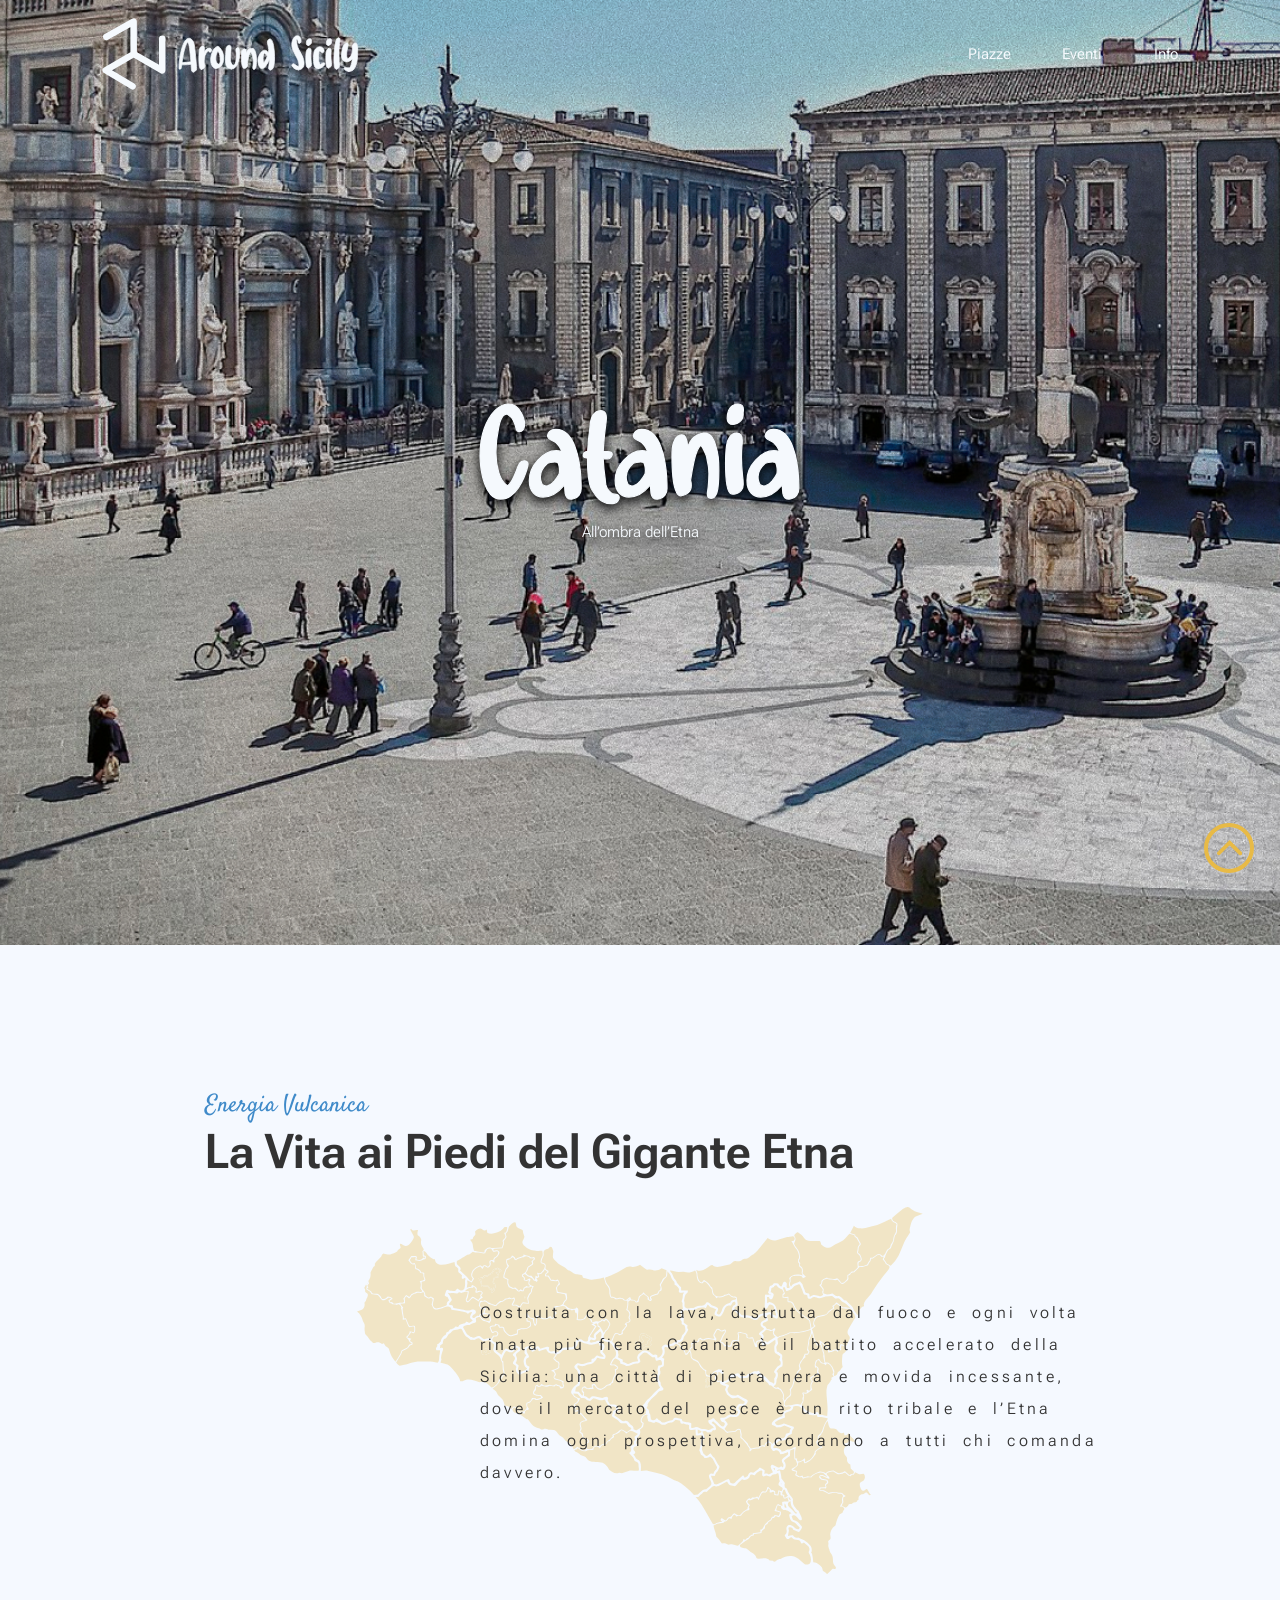
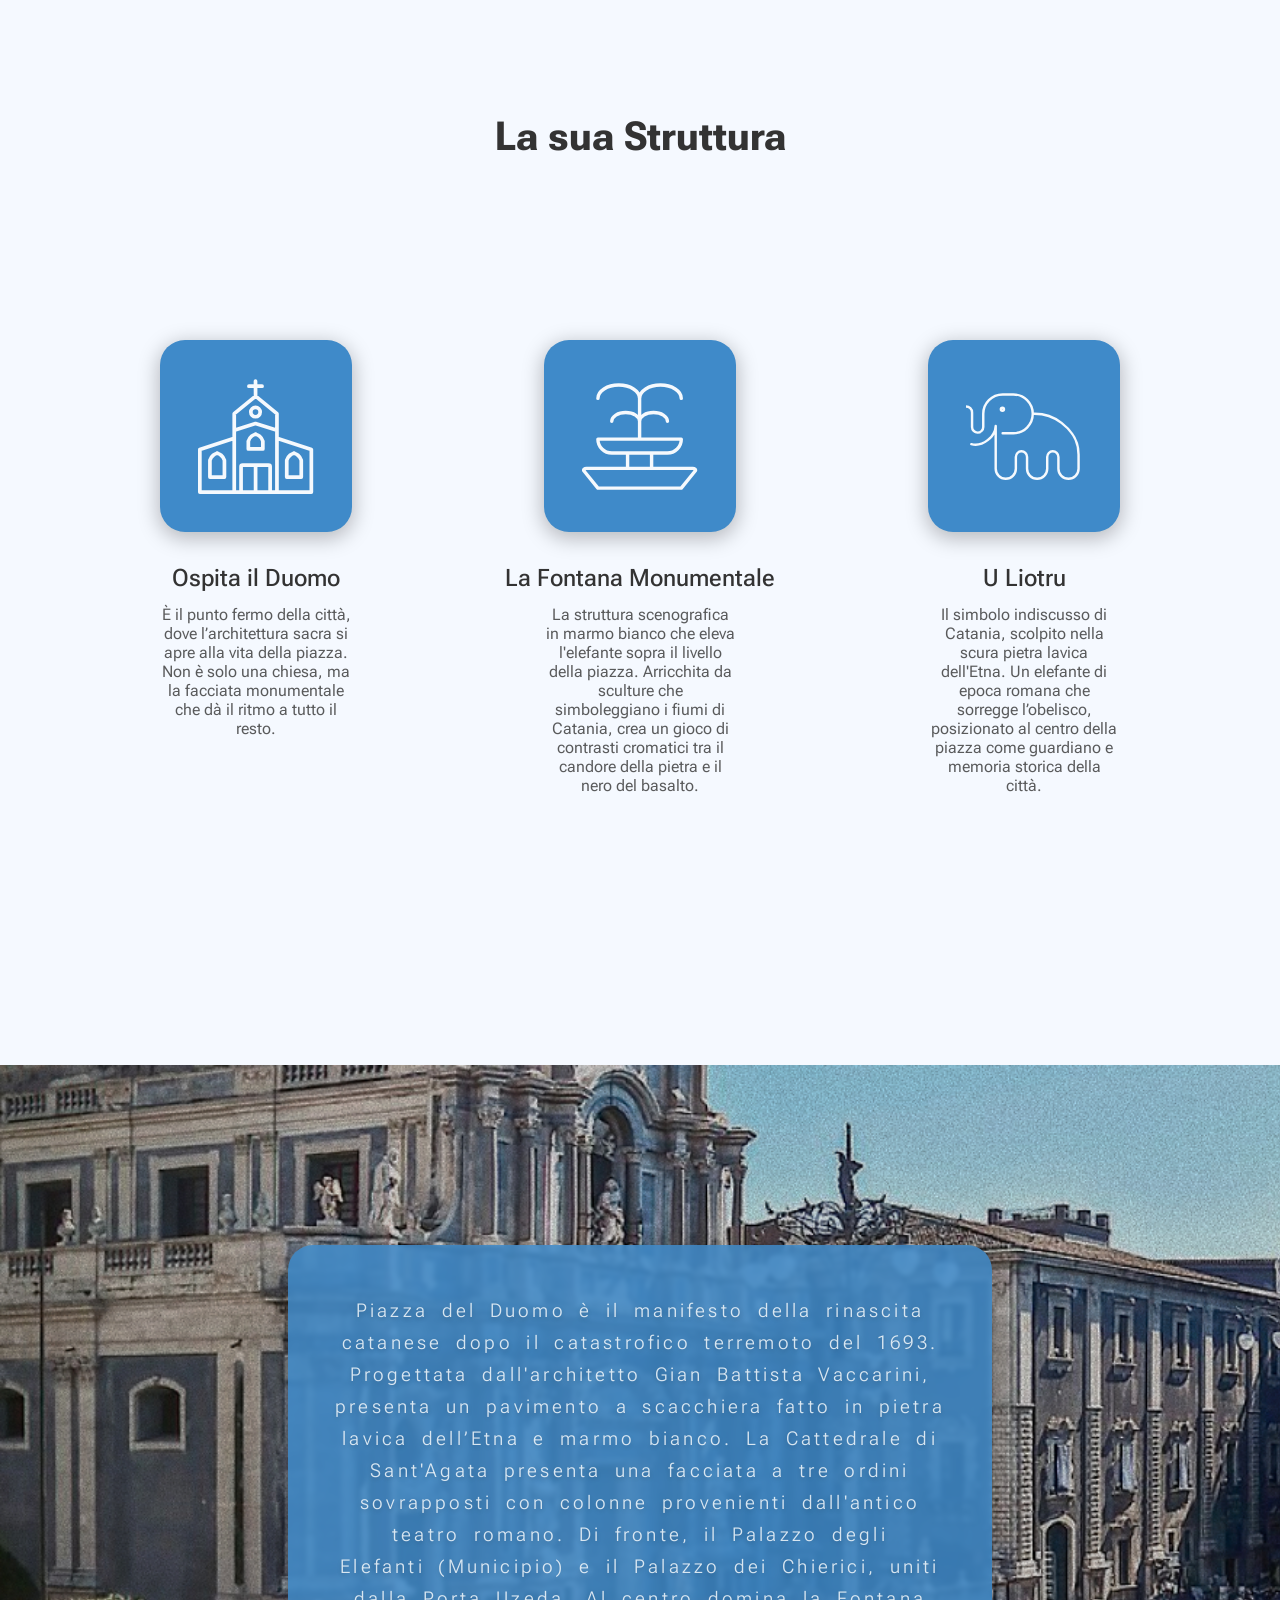
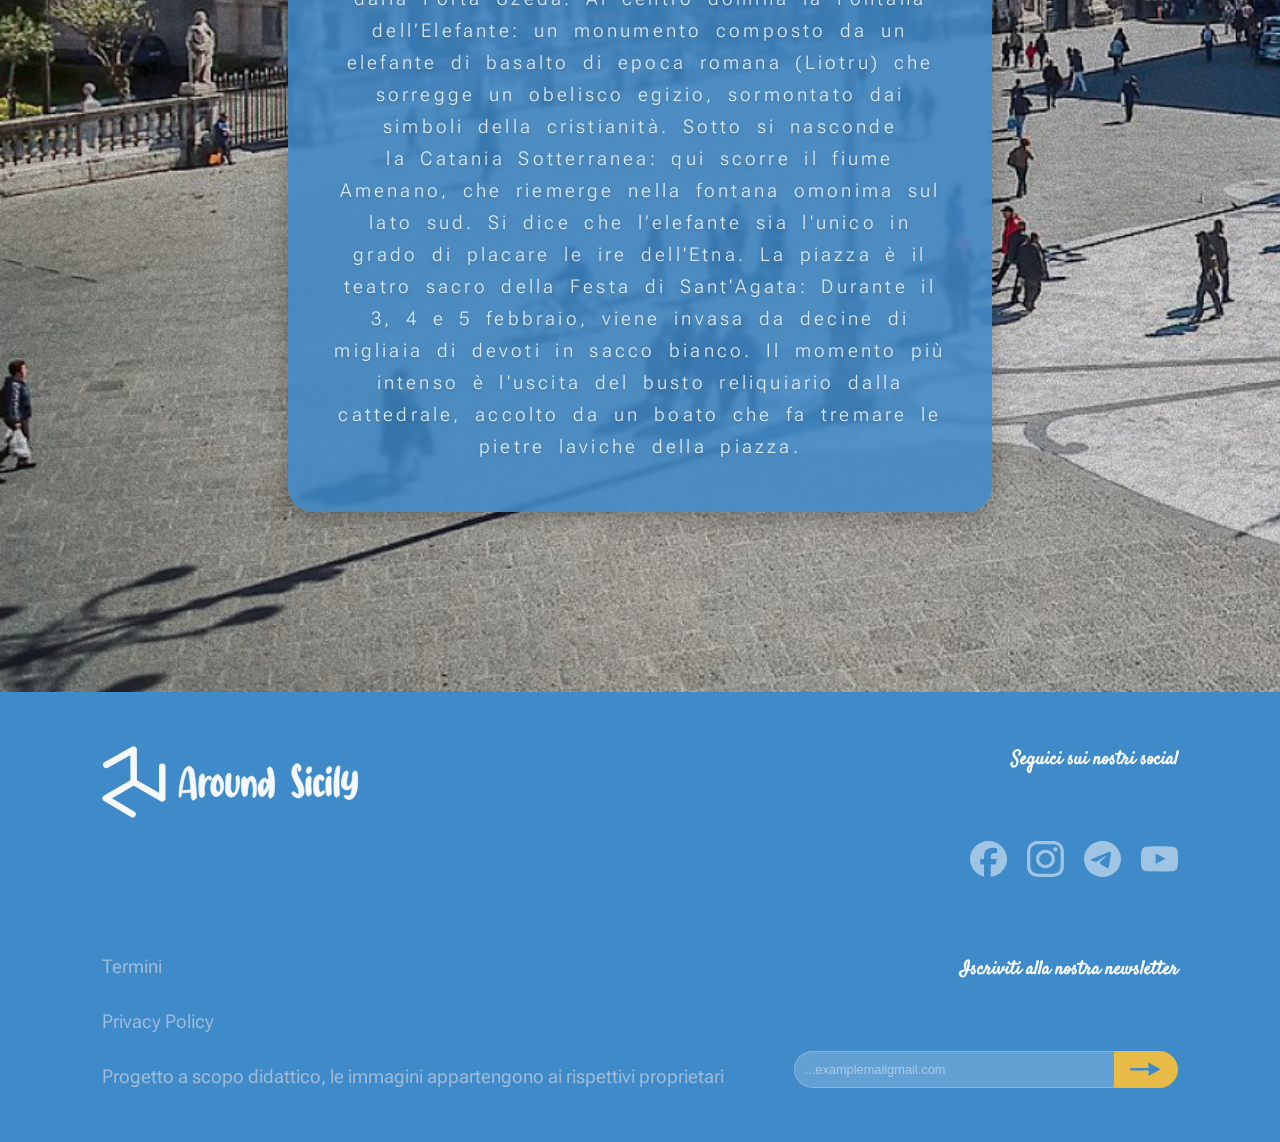
<file: catania.html>
<!DOCTYPE html>
<html lang="it,en">
<head>
    <meta charset="UTF-8">
    <meta name="viewport" content="width=device-width, initial-scale=1.0">
    <link rel="stylesheet" href="style.css">
    <link rel="icon" type="image/png" sizes="32x32" href="favicon/favicon.png">
    <link rel="apple-touch-icon" sizes="180x180" href="favicon/apple-icon.png">
    <title>Around Sicily - Catania</title>
</head>
<body>
    <nav>
        <div class="nav-left">
            <div class="Trademark">
        <?xml version="1.0" encoding="UTF-8"?>
<svg id="TM"  xmlns="http://www.w3.org/2000/svg" viewBox="0 0 75.36 84.96">
    <a href="index.html"><path d="M4.98,22.26L37.2,4.35l.12,38.15M37.32,42.49L4.35,61.67l31.62,18.94M37.32,42.49l33.69,19.31V24.6"/></a>
</svg>
    <svg id="AS" viewBox="0 0 245 50" xmlns="http://www.w3.org/2000/svg">
        <a href="index.html"><path d="M4.16 36.764C4.40267 36.6947 5.02667 36.6427 6.032 36.608C8.49333 36.5387 11.8907 36.244 16.224 35.724C15.6 27.6467 15.0107 21.6147 14.456 17.628C13.832 12.844 12.948 9.88 11.804 8.736C11.7 8.736 11.2147 9.516 10.348 11.076C9.516 12.6013 8.528 15.392 7.384 19.448C6.24 23.4693 5.16533 29.2413 4.16 36.764ZM19.708 49.556C18.4253 49.556 17.628 49.0707 17.316 48.1C17.004 47.1293 16.8133 45.3787 16.744 42.848L16.484 39.156C13.0867 39.4333 10.1227 39.624 7.592 39.728C5.096 39.832 3.81333 39.884 3.744 39.884C3.36267 42.0333 3.15467 43.4547 3.12 44.148C3.05067 44.6333 2.808 45.032 2.392 45.344C1.976 45.656 1.54267 45.812 1.092 45.812C0.364 45.812 -3.46452e-07 45.4307 -3.46452e-07 44.668C-3.46452e-07 40.5427 0.312 36.1053 0.936 31.356C1.59467 26.572 2.51333 22.0827 3.692 17.888C4.90533 13.6587 6.344 10.192 8.008 7.488C9.70667 4.784 11.596 3.432 13.676 3.432C14.8893 3.432 16.016 3.88267 17.056 4.784C18.1307 5.68533 19.032 6.968 19.76 8.632C20.4187 10.4 21.008 13.2253 21.528 17.108C22.4293 23.66 23.2267 31.9453 23.92 41.964L24.128 45.084C24.128 46.3667 23.608 47.424 22.568 48.256C21.5627 49.1227 20.6093 49.556 19.708 49.556ZM30.7852 46.02H30.2652C29.4332 46.02 28.7572 45.2227 28.2372 43.628C27.5092 41.2707 27.1452 36.7987 27.1452 30.212C27.1452 27.508 27.2666 24.804 27.5092 22.1C27.7866 18.772 28.3586 16.6227 29.2252 15.652C30.1959 14.5427 31.2186 13.988 32.2932 13.988C32.7092 13.988 33.1252 14.092 33.5412 14.3H33.4892C33.6626 14.3693 33.8532 14.5253 34.0612 14.768C34.3039 15.0107 34.4599 15.2707 34.5292 15.548C34.7372 16.2413 34.8412 16.7267 34.8412 17.004C34.8412 17.316 34.8066 17.6627 34.7372 18.044C34.6332 18.7027 34.4946 20.3147 34.3212 22.88C34.7026 22.1867 35.1359 21.476 35.6212 20.748C37.3546 18.2173 39.2266 16.952 41.2372 16.952C42.1732 16.952 42.9879 17.2467 43.6812 17.836C44.4092 18.3907 44.7732 19.0493 44.7732 19.812C44.7732 20.3667 44.5479 20.9733 44.0972 21.632C43.6812 22.2907 43.0919 22.62 42.3292 22.62C41.9479 22.62 41.6359 22.4987 41.3932 22.256C41.1852 21.9787 40.9946 21.6147 40.8212 21.164L40.0932 20.748C40.0239 20.748 39.9372 20.7653 39.8332 20.8C39.7639 20.8347 39.6946 20.8867 39.6252 20.956C39.5559 20.9907 39.4519 21.0773 39.3132 21.216C39.1746 21.32 39.0359 21.4587 38.8972 21.632C37.3026 23.5387 36.2106 25.4627 35.6212 27.404C35.0666 29.3107 34.6679 31.72 34.4252 34.632C34.5639 36.0187 34.6679 37.1107 34.7372 37.908C34.8412 38.6707 34.9279 39.312 34.9972 39.832C35.1012 40.3173 35.1879 40.872 35.2572 41.496C35.2572 42.5013 34.8239 43.5067 33.9572 44.512C33.0906 45.5173 32.0332 46.02 30.7852 46.02ZM53.8253 39.052L53.7733 39C53.7733 39.0347 53.7906 39.052 53.8253 39.052ZM54.2933 39.156C54.6746 39.0867 54.9173 38.9653 55.0213 38.792C55.1599 38.584 55.3159 38.376 55.4893 38.168C56.1479 37.0933 56.5466 35.0653 56.6853 32.084C56.6853 31.0093 56.6159 30.108 56.4773 29.38C55.8533 25.6707 54.6919 22.88 52.9933 21.008C52.2653 22.3947 51.6759 23.764 51.2253 25.116L51.0173 25.636V25.74L51.1213 25.48V25.584C50.8093 25.9653 50.5146 27.6467 50.2373 30.628C50.2373 32.4307 50.3759 33.6787 50.6533 34.372C50.6533 34.476 50.6706 34.5453 50.7053 34.58C50.7746 35.0307 51.0866 35.7933 51.6413 36.868C52.2306 37.6653 52.9239 38.3587 53.7213 38.948C53.8599 39.0867 54.0506 39.156 54.2933 39.156ZM50.4453 44.668C47.9493 44.668 46.0773 43.2467 44.8293 40.404C43.7893 38.116 43.2693 35.62 43.2693 32.916C43.2693 31.2867 43.5293 29.276 44.0493 26.884C44.6039 24.4573 45.4359 22.204 46.5453 20.124C47.6893 18.0093 49.1279 16.5187 50.8613 15.652C51.3466 14.924 52.0919 14.56 53.0973 14.56C53.5479 14.56 54.1893 14.9067 55.0213 15.6C55.8879 16.2933 56.7719 17.3333 57.6733 18.72C58.6093 20.072 59.4066 21.736 60.0653 23.712C60.7239 25.6533 61.0533 27.872 61.0533 30.368C61.0533 34.84 60.0479 38.2893 58.0373 40.716C55.8533 43.3507 53.3226 44.668 50.4453 44.668ZM71.4557 45.552C69.9651 45.552 68.5437 45.084 67.1917 44.148C64.7304 42.484 63.4997 39.2253 63.4997 34.372C63.4997 33.54 63.6211 30.7147 63.8637 25.896C64.0717 21.32 64.2451 18.512 64.3837 17.472C64.5917 16.3627 65.0597 15.3573 65.7877 14.456C66.5504 13.5547 67.5384 13.104 68.7517 13.104C69.3411 13.104 69.8611 13.312 70.3117 13.728C70.9011 14.5947 71.1957 15.5133 71.1957 16.484L71.0917 19.24C70.7104 26.7973 70.5197 31.0613 70.5197 32.032C70.5197 33.8 70.6411 35.048 70.8837 35.776L71.2997 37.076C71.7157 38.1853 72.2704 39.0867 72.9637 39.78L73.0157 39.832C73.2584 39.9707 73.4317 40.0747 73.5357 40.144C73.6744 40.2133 74.0211 40.248 74.5757 40.248C74.7144 40.2133 74.8184 40.1787 74.8877 40.144C74.9917 40.1093 75.0957 40.0747 75.1997 40.04C75.3037 40.0053 75.4944 39.884 75.7717 39.676C77.5051 37.388 78.3717 33.5747 78.3717 28.236C78.3717 27.0573 78.3197 25.8093 78.2157 24.492C78.1117 23.14 78.0077 21.944 77.9037 20.904C77.8344 19.864 77.7997 19.188 77.7997 18.876C77.7997 18.0787 78.1117 17.4373 78.7357 16.952C79.3944 16.432 80.0011 16.172 80.5557 16.172C81.3184 16.172 81.8557 16.6227 82.1677 17.524C82.5491 19.9507 82.7397 22.412 82.7397 24.908C82.7397 29.9 81.8904 34.3893 80.1917 38.376C78.1811 43.16 75.2691 45.552 71.4557 45.552ZM102.494 45.864C101.385 45.864 100.83 45.24 100.83 43.992C100.83 43.576 100.9 42.9867 101.038 42.224C101.316 40.5947 101.489 38.168 101.558 34.944C101.558 32.9333 101.264 30.7493 100.674 28.392C100.674 27.6293 99.9984 25.948 98.6464 23.348L98.6984 23.296C98.6638 23.296 98.6118 23.2613 98.5424 23.192C98.5078 23.088 98.4731 23.036 98.4384 23.036L97.8664 22.412C97.3464 22.932 96.8438 23.764 96.3584 24.908C95.4224 27.0573 94.4518 31.3907 93.4464 37.908C93.6544 38.636 93.7584 39.3987 93.7584 40.196C93.7584 41.548 93.2904 42.64 92.3544 43.472C91.4184 44.304 90.4304 44.72 89.3904 44.72C89.3211 44.7547 89.1998 44.772 89.0264 44.772C88.1251 44.772 87.3624 43.8533 86.7384 42.016C85.7331 39.2427 85.2304 34.2507 85.2304 27.04C85.2304 24.44 85.4731 22.4813 85.9584 21.164C86.4438 19.8467 87.0158 18.9627 87.6744 18.512C88.3331 18.0613 88.9571 17.836 89.5464 17.836C91.1758 17.836 92.0424 19.6213 92.1464 23.192C92.9784 21.216 93.8971 19.7947 94.9024 18.928C95.9424 18.0613 96.8784 17.5413 97.7104 17.368C98.5771 17.16 99.1144 17.056 99.3224 17.056C101.021 17.1253 102.217 17.7147 102.91 18.824C103.638 19.9333 104.158 21.112 104.47 22.36C105.094 24.336 105.493 26.104 105.666 27.664C105.84 29.224 105.926 31.2 105.926 33.592C105.926 38.376 105.649 41.6173 105.094 43.316C104.54 45.0147 103.673 45.864 102.494 45.864ZM115.971 37.284L117.687 34.684C119.247 31.564 120.253 29.2413 120.703 27.716C120.461 27.3693 120.097 26.9187 119.611 26.364C119.126 25.8093 118.606 25.3067 118.051 24.856C117.497 24.3707 117.011 24.0933 116.595 24.024C116.353 24.1627 116.006 24.9427 115.555 26.364C115.278 27.7853 115.07 29.484 114.931 31.46C114.931 32.9507 115.07 34.216 115.347 35.256C115.659 36.504 115.867 37.18 115.971 37.284ZM124.863 46.748C124.135 46.748 123.546 46.488 123.095 45.968C122.645 45.448 122.419 44.8413 122.419 44.148C122.419 43.7667 122.489 43.0907 122.627 42.12C123.078 40.04 123.407 36.8333 123.615 32.5C123.442 32.9507 123.026 33.8173 122.367 35.1C120.461 38.8093 118.762 41.3747 117.271 42.796C116.405 43.94 115.313 44.616 113.995 44.824L113.319 44.928C112.175 44.928 111.257 44.46 110.563 43.524C109.87 42.588 109.333 41.4787 108.951 40.196C108.57 38.9133 108.293 37.6653 108.119 36.452C107.981 35.2387 107.911 34.3547 107.911 33.8C107.911 31.824 108.362 29.744 109.263 27.56C110.165 25.376 111.309 23.5213 112.695 21.996C114.082 20.4707 115.538 19.708 117.063 19.708C117.861 19.708 118.606 19.9333 119.299 20.384C119.993 20.8347 120.582 21.3027 121.067 21.788C121.553 22.2387 121.882 22.568 122.055 22.776C122.437 20.5573 122.645 19.1707 122.679 18.616C122.09 15.288 121.674 13.2427 121.431 12.48C121.397 12.3413 121.327 12.064 121.223 11.648C121.154 11.232 121.067 10.7467 120.963 10.192C120.859 9.63733 120.807 9.152 120.807 8.736C120.807 7.176 121.379 5.96267 122.523 5.096C123.182 4.64534 123.858 4.42 124.551 4.42C126.527 4.42 128.087 7.384 129.231 13.312C130.167 18.2347 130.635 23.3133 130.635 28.548C130.635 33.1587 130.427 36.7987 130.011 39.468C129.63 42.1027 129.006 43.9747 128.139 45.084C127.307 46.1933 126.215 46.748 124.863 46.748ZM163.283 46.644C161.584 46.644 160.042 46.228 158.655 45.396C157.268 44.5987 156.159 43.7147 155.327 42.744C154.53 41.7733 154.131 41.028 154.131 40.508C154.131 39.884 154.408 39.3467 154.963 38.896C155.518 38.4107 156.055 38.168 156.575 38.168C156.852 38.168 157.563 38.6187 158.707 39.52C160.718 41.0453 162.156 41.808 163.023 41.808C163.335 41.808 163.491 41.756 163.491 41.652C163.526 41.548 163.595 41.4267 163.699 41.288C163.942 40.8027 164.063 40.3347 164.063 39.884C163.924 37.4227 163.37 35.0827 162.399 32.864C161.463 30.6453 160.354 28.4267 159.071 26.208C157.823 23.9547 156.696 21.6667 155.691 19.344C154.686 16.9867 154.183 14.5253 154.183 11.96C154.183 10.2267 154.495 8.44133 155.119 6.604C155.778 4.732 156.662 3.172 157.771 1.924C158.915 0.641333 160.215 -2.38419e-07 161.671 -2.38419e-07C163.058 -2.38419e-07 164.271 0.624 165.311 1.872C166.351 3.08533 166.871 4.64534 166.871 6.552C166.871 9.18667 166.022 10.504 164.323 10.504C163.699 10.504 163.3 10.2787 163.127 9.828C162.988 9.37734 162.902 8.84 162.867 8.216C162.832 7.55734 162.694 6.916 162.451 6.292C162.243 5.63334 161.775 5.11334 161.047 4.732C160.77 5.46 160.631 6.06667 160.631 6.552L160.579 7.228L161.463 12.74C161.879 14.82 163.266 17.9053 165.623 21.996C166.49 23.5213 167.322 25.0987 168.119 26.728C170.06 30.6453 171.031 34.2507 171.031 37.544C171.031 40.56 170.251 42.8307 168.691 44.356C167.166 45.8813 165.363 46.644 163.283 46.644ZM176.981 44.044C176.565 44.044 176.131 43.9573 175.681 43.784C174.121 43.16 173.341 38.688 173.341 30.368C173.341 25.9307 173.635 22.6547 174.225 20.54L175.005 19.084C175.802 17.732 176.859 17.056 178.177 17.056C179.875 17.056 180.725 18.1827 180.725 20.436C180.725 21.0947 180.673 21.892 180.569 22.828C180.43 24.2147 180.361 25.8613 180.361 27.768C180.361 30.3333 180.534 33.176 180.881 36.296C181.054 37.4053 181.141 38.5147 181.141 39.624C181.141 40.6987 180.881 41.5653 180.361 42.224C179.841 42.848 179.251 43.316 178.593 43.628C177.934 43.9053 177.397 44.044 176.981 44.044ZM176.721 13.26C174.953 13.26 174.069 12.376 174.069 10.608C174.069 7.86934 174.814 5.99734 176.305 4.992C177.137 4.472 177.969 4.212 178.801 4.212C180.43 4.212 181.245 5.02667 181.245 6.656C181.245 7.00267 181.193 7.488 181.089 8.112C181.089 8.32 181.106 8.476 181.141 8.58C181.141 10.0013 180.621 11.1453 179.581 12.012C178.575 12.844 177.622 13.26 176.721 13.26ZM191.385 36.348L191.333 35.984L191.385 36.348ZM190.449 45.032C188.023 45.032 186.324 43.9747 185.353 41.86C184.383 39.7107 183.897 36.556 183.897 32.396C183.897 28.7907 184.053 26.0347 184.365 24.128C184.781 21.216 185.631 19.1187 186.913 17.836C188.543 15.964 190.345 15.028 192.321 15.028C193.743 15.028 195.095 15.548 196.377 16.588C197.695 17.628 198.353 18.8413 198.353 20.228L198.301 21.06C198.301 21.58 198.059 22.1 197.573 22.62C197.123 23.1053 196.603 23.348 196.013 23.348C195.389 23.348 194.939 23.0187 194.661 22.36C194.419 22.1867 194.245 22.0307 194.141 21.892C193.968 21.6493 193.153 21.2853 191.697 20.8C191.143 23.0533 190.865 26.104 190.865 29.952C190.865 32.3093 191.021 34.3547 191.333 36.088C191.333 36.712 191.923 37.804 193.101 39.364L193.257 39.416C193.881 39.104 194.332 38.844 194.609 38.636C194.609 38.532 195.008 38.2027 195.805 37.648C196.637 37.0933 197.313 36.816 197.833 36.816C198.977 36.816 199.549 37.336 199.549 38.376C199.549 39.3467 198.995 40.352 197.885 41.392C196.811 42.432 195.545 43.2987 194.089 43.992C192.668 44.6853 191.455 45.032 190.449 45.032ZM204.403 44.044C203.987 44.044 203.553 43.9573 203.103 43.784C201.543 43.16 200.763 38.688 200.763 30.368C200.763 25.9307 201.057 22.6547 201.647 20.54L202.427 19.084C203.224 17.732 204.281 17.056 205.599 17.056C207.297 17.056 208.147 18.1827 208.147 20.436C208.147 21.0947 208.095 21.892 207.991 22.828C207.852 24.2147 207.783 25.8613 207.783 27.768C207.783 30.3333 207.956 33.176 208.303 36.296C208.476 37.4053 208.563 38.5147 208.563 39.624C208.563 40.6987 208.303 41.5653 207.783 42.224C207.263 42.848 206.673 43.316 206.015 43.628C205.356 43.9053 204.819 44.044 204.403 44.044ZM204.143 13.26C202.375 13.26 201.491 12.376 201.491 10.608C201.491 7.86934 202.236 5.99734 203.727 4.992C204.559 4.472 205.391 4.212 206.223 4.212C207.852 4.212 208.667 5.02667 208.667 6.656C208.667 7.00267 208.615 7.488 208.511 8.112C208.511 8.32 208.528 8.476 208.563 8.58C208.563 10.0013 208.043 11.1453 207.003 12.012C205.997 12.844 205.044 13.26 204.143 13.26ZM215.323 45.604C214.803 45.604 214.318 45.4827 213.867 45.24C213.451 44.9973 213.087 44.408 212.775 43.472C212.498 42.536 212.272 41.0627 212.099 39.052C211.926 37.0067 211.839 34.216 211.839 30.68C211.839 26.0347 212.203 21.0427 212.931 15.704C213.694 9.91467 214.682 6.06667 215.895 4.16C216.484 3.224 217.282 2.756 218.287 2.756C219.05 2.756 219.518 2.99867 219.691 3.484C219.864 3.93467 219.986 4.576 220.055 5.408C220.055 5.89333 219.726 8.97867 219.067 14.664C218.859 16.7787 218.755 19.7773 218.755 23.66C218.755 29.692 218.946 34.5453 219.327 38.22C219.466 39.0867 219.535 39.9187 219.535 40.716C219.535 41.8253 219.292 42.744 218.807 43.472C218.322 44.1653 217.75 44.6853 217.091 45.032C216.467 45.4133 215.878 45.604 215.323 45.604ZM232.269 48.828C231.056 48.828 229.929 48.5507 228.889 47.996C227.884 47.4413 227.069 46.852 226.445 46.228C225.856 45.604 225.561 45.1707 225.561 44.928C225.561 44.6507 225.7 44.2867 225.977 43.836C226.289 43.3853 226.74 43.16 227.329 43.16C228.924 43.6453 230.103 43.888 230.865 43.888C231.351 43.888 231.819 43.8707 232.269 43.836C232.72 43.8013 232.98 43.784 233.049 43.784C233.257 43.68 233.431 43.5587 233.569 43.42L234.453 42.172L235.025 40.768C235.788 38.792 236.429 35.7587 236.949 31.668C236.915 31.668 236.897 31.6853 236.897 31.72C236.655 32.032 236.169 32.5173 235.441 33.176C234.748 33.8 233.847 34.4067 232.737 34.996C231.628 35.5507 230.363 35.828 228.941 35.828C228.144 35.828 227.451 35.6893 226.861 35.412C223.741 34.3027 222.181 31.72 222.181 27.664C222.181 23.504 222.719 19.6733 223.793 16.172C225.111 11.9427 226.896 9.828 229.149 9.828C229.635 9.828 230.12 10.0187 230.605 10.4C231.125 10.7813 231.385 11.44 231.385 12.376C231.385 13.1387 231.264 13.7973 231.021 14.352C229.877 18.4773 229.253 22.2213 229.149 25.584C229.149 28.1147 229.548 29.848 230.345 30.784L230.865 31.044C231.385 31.044 231.975 30.784 232.633 30.264C233.569 29.432 234.419 28.3573 235.181 27.04C236.048 25.2373 236.499 24.128 236.533 23.712C236.741 23.0533 236.949 22.1 237.157 20.852L237.001 16.692C237.001 14.3 237.4 12.584 238.197 11.544C238.995 10.504 239.896 9.984 240.901 9.984C242.323 9.984 243.241 10.9547 243.657 12.896C244.073 14.8373 244.281 18.1827 244.281 22.932C244.281 28.236 243.935 32.5 243.241 35.724C242.063 41.236 240.381 44.9107 238.197 46.748C237.435 47.4067 236.932 47.7707 236.689 47.84C236.447 47.944 236.152 48.048 235.805 48.152C235.493 48.256 235.06 48.3947 234.505 48.568C233.951 48.7413 233.205 48.828 232.269 48.828Z"/>
        </a>
    </svg>
        </div>
            </div>
    <div class="nav-right">
<ul>
    <a href="piazze.html"><li>Piazze</li></a>
    <a href="eventi.html"><li>Eventi</li></a>
    <a href="info.html"><li>Info</li></a>
</ul>
    </div>
    </nav>
<header style=" background-image: url(IMGs/Hero_citta/catania.jpg);  background-position: center;">
        <svg viewBox="0 0 261 82" xmlns="http://www.w3.org/2000/svg">
            <path d="M16.8 77.568C13.6 77.568 10.912 76.352 8.73604 73.92C6.62404 71.488 4.92804 68.416 3.64804 64.704C2.36804 60.992 1.44004 57.12 0.864039 53.088C0.288039 49.056 3.91304e-05 45.44 3.91304e-05 42.24C3.91304e-05 33.664 1.15204 26.208 3.45604 19.872C5.82404 13.536 8.76804 8.64 12.288 5.18401C15.872 1.728 19.424 3.8147e-06 22.944 3.8147e-06C25.376 3.8147e-06 27.456 0.640003 29.184 1.92C30.912 3.2 32.288 4.76801 33.312 6.624C34.4 8.48 35.2 10.336 35.712 12.192C36.224 13.984 36.48 15.36 36.48 16.32C36.48 16.64 36.384 17.312 36.192 18.336C36.064 19.36 35.68 20.32 35.04 21.216C34.4 22.112 33.408 22.56 32.064 22.56C31.04 22.56 30.336 22.176 29.952 21.408C29.568 20.576 29.248 19.552 28.992 18.336C28.672 16.8 28.064 15.136 27.168 13.344C26.272 11.488 24.672 9.82401 22.368 8.35201L21.792 8.25601C21.152 8.32001 20.672 8.44801 20.352 8.64001C20.032 8.76801 19.616 9.056 19.104 9.504L18.528 10.08C17.888 10.912 17.344 11.936 16.896 13.152C16.448 14.304 16.096 15.36 15.84 16.32C15.648 17.216 15.552 17.696 15.552 17.76L15.264 19.104C13.728 26.144 12.96 32.992 12.96 39.648C12.96 45.6 13.76 51.104 15.36 56.16C16.96 61.216 19.296 64.736 22.368 66.72L23.232 66.048C25.024 64.704 27.168 60.832 29.664 54.432C30.56 51.808 31.424 49.824 32.256 48.48C33.152 47.072 34.464 46.368 36.192 46.368C37.024 46.368 37.728 46.592 38.304 47.04C38.88 47.488 39.168 48.16 39.168 49.056C39.168 49.632 38.88 50.976 38.304 53.088C37.728 55.2 36.864 57.632 35.712 60.384C34.56 63.072 33.088 65.728 31.296 68.352C29.504 70.976 27.392 73.184 24.96 74.976C22.592 76.704 19.872 77.568 16.8 77.568ZM53.8328 66.912C54.2808 66.848 54.6648 66.816 54.9848 66.816C55.3048 66.816 55.4968 66.784 55.5608 66.72C55.6248 66.592 55.7208 66.496 55.8488 66.432C56.0408 66.368 56.8088 65.952 58.1528 65.184C58.4088 65.056 59.2728 64.224 60.7448 62.688C62.4088 60.64 63.4328 59.168 63.8168 58.272C64.0728 57.76 64.2648 57.472 64.3928 57.408C64.7128 56.576 64.8728 55.52 64.8728 54.24C64.8728 52.896 64.7128 51.584 64.3928 50.304C64.1368 48.96 63.8168 48.096 63.4328 47.712C62.7928 47.392 61.9928 47.232 61.0328 47.232C59.8168 47.232 58.6008 47.392 57.3848 47.712C56.1688 47.968 55.4008 48.192 55.0808 48.384C51.1768 51.904 49.2248 55.552 49.2248 59.328C49.2248 60.608 49.3528 61.664 49.6088 62.496C49.9928 63.904 50.3768 64.928 50.7608 65.568C51.2088 66.144 52.2328 66.592 53.8328 66.912ZM74.4728 77.664C71.6568 77.664 69.9928 76.096 69.4808 72.96C69.2888 71.616 69.1288 69.28 69.0008 65.952C63.4968 72.608 57.6408 75.936 51.4328 75.936C48.4248 75.936 45.8008 74.816 43.5608 72.576C41.3208 70.336 40.2008 66.944 40.2008 62.4C40.2008 56.384 42.5368 50.848 47.2088 45.792C51.8808 40.672 56.8728 38.112 62.1848 38.112C63.6568 38.112 65.1928 38.432 66.7928 39.072C66.2808 37.536 65.6408 36.16 64.8728 34.944C63.2728 32.768 62.1208 31.488 61.4168 31.104C60.7768 30.72 60.0408 30.336 59.2088 29.952C56.4568 28.672 55.0808 27.296 55.0808 25.824C55.0808 24.736 55.6568 23.616 56.8088 22.464C58.0248 21.248 59.6568 20.64 61.7048 20.64C65.6088 20.64 68.8408 21.984 71.4008 24.672C73.9608 27.296 75.9768 30.656 77.4488 34.752C78.9848 38.784 80.1048 43.04 80.8088 47.52C81.5768 51.936 82.0568 56.064 82.2488 59.904C82.4408 63.744 82.5368 66.656 82.5368 68.64C82.5368 71.008 81.9928 72.864 80.9048 74.208C79.8168 75.488 78.6328 76.384 77.3528 76.896C76.0728 77.408 75.1128 77.664 74.4728 77.664ZM106.915 81.312C102.243 81.312 98.2108 79.296 94.8188 75.264L91.4588 70.368C91.2668 69.856 91.0108 69.376 90.6908 68.928C88.6428 64.256 87.6188 56 87.6188 44.16C85.3148 43.968 84.1628 43.264 84.1628 42.048C84.1628 40.128 85.3788 38.976 87.8108 38.592C88.1308 32.192 88.7708 25.504 89.7308 18.528C90.1788 10.208 93.0908 5.82401 98.4668 5.376C99.2988 5.376 100.099 5.568 100.867 5.952C101.699 6.336 102.275 7.04 102.595 8.064C102.915 9.024 103.075 10.08 103.075 11.232C103.075 12.832 102.755 15.84 102.115 20.256C101.539 24.672 100.995 30.848 100.483 38.784C100.931 38.848 101.411 38.88 101.923 38.88L103.747 38.784C106.499 38.784 107.875 39.52 107.875 40.992C107.875 41.696 107.587 42.4 107.011 43.104C106.499 43.808 105.891 44.288 105.187 44.544C104.483 44.736 103.715 44.832 102.883 44.832L100.483 44.736C100.739 50.048 101.283 55.584 102.115 61.344C102.307 63.584 102.499 65.152 102.691 66.048C102.947 66.944 103.363 68 103.939 69.216C105.603 71.328 106.691 72.448 107.203 72.576C107.331 72.64 107.523 72.768 107.779 72.96C108.099 73.088 108.323 73.184 108.451 73.248H108.643V73.344C109.475 73.472 110.339 73.568 111.235 73.632C112.771 73.824 113.539 74.784 113.539 76.512C113.475 77.536 113.091 78.432 112.387 79.2C111.747 80.032 110.947 80.576 109.987 80.832C109.027 81.152 108.003 81.312 106.915 81.312ZM123.864 66.912C124.312 66.848 124.696 66.816 125.016 66.816C125.336 66.816 125.528 66.784 125.592 66.72C125.656 66.592 125.752 66.496 125.88 66.432C126.072 66.368 126.84 65.952 128.184 65.184C128.44 65.056 129.304 64.224 130.776 62.688C132.44 60.64 133.464 59.168 133.848 58.272C134.104 57.76 134.296 57.472 134.424 57.408C134.744 56.576 134.904 55.52 134.904 54.24C134.904 52.896 134.744 51.584 134.424 50.304C134.168 48.96 133.848 48.096 133.464 47.712C132.824 47.392 132.024 47.232 131.064 47.232C129.848 47.232 128.632 47.392 127.416 47.712C126.2 47.968 125.432 48.192 125.112 48.384C121.208 51.904 119.256 55.552 119.256 59.328C119.256 60.608 119.384 61.664 119.64 62.496C120.024 63.904 120.408 64.928 120.792 65.568C121.24 66.144 122.264 66.592 123.864 66.912ZM144.504 77.664C141.688 77.664 140.024 76.096 139.512 72.96C139.32 71.616 139.16 69.28 139.032 65.952C133.528 72.608 127.672 75.936 121.464 75.936C118.456 75.936 115.832 74.816 113.592 72.576C111.352 70.336 110.232 66.944 110.232 62.4C110.232 56.384 112.568 50.848 117.24 45.792C121.912 40.672 126.904 38.112 132.216 38.112C133.688 38.112 135.224 38.432 136.824 39.072C136.312 37.536 135.672 36.16 134.904 34.944C133.304 32.768 132.152 31.488 131.448 31.104C130.808 30.72 130.072 30.336 129.24 29.952C126.488 28.672 125.112 27.296 125.112 25.824C125.112 24.736 125.688 23.616 126.84 22.464C128.056 21.248 129.688 20.64 131.736 20.64C135.64 20.64 138.872 21.984 141.432 24.672C143.992 27.296 146.008 30.656 147.48 34.752C149.016 38.784 150.136 43.04 150.84 47.52C151.608 51.936 152.088 56.064 152.28 59.904C152.472 63.744 152.568 66.656 152.568 68.64C152.568 71.008 152.024 72.864 150.936 74.208C149.848 75.488 148.664 76.384 147.384 76.896C146.104 77.408 145.144 77.664 144.504 77.664ZM188.466 76.896C186.418 76.896 185.394 75.744 185.394 73.44C185.394 72.672 185.522 71.584 185.778 70.176C186.29 67.168 186.61 62.688 186.738 56.736C186.738 53.024 186.194 48.992 185.106 44.64C185.106 43.232 183.858 40.128 181.362 35.328L181.458 35.232C181.394 35.232 181.298 35.168 181.17 35.04C181.106 34.848 181.042 34.752 180.978 34.752L179.922 33.6C178.962 34.56 178.034 36.096 177.138 38.208C175.41 42.176 173.618 50.176 171.762 62.208C172.146 63.552 172.338 64.96 172.338 66.432C172.338 68.928 171.474 70.944 169.746 72.48C168.018 74.016 166.194 74.784 164.274 74.784C164.146 74.848 163.922 74.88 163.602 74.88C161.938 74.88 160.53 73.184 159.378 69.792C157.522 64.672 156.594 55.456 156.594 42.144C156.594 37.344 157.042 33.728 157.938 31.296C158.834 28.864 159.89 27.232 161.106 26.4C162.322 25.568 163.474 25.152 164.562 25.152C167.57 25.152 169.17 28.448 169.362 35.04C170.898 31.392 172.594 28.768 174.45 27.168C176.37 25.568 178.098 24.608 179.634 24.288C181.234 23.904 182.226 23.712 182.61 23.712C185.746 23.84 187.954 24.928 189.234 26.976C190.578 29.024 191.538 31.2 192.114 33.504C193.266 37.152 194.002 40.416 194.322 43.296C194.642 46.176 194.802 49.824 194.802 54.24C194.802 63.072 194.29 69.056 193.266 72.192C192.242 75.328 190.642 76.896 188.466 76.896ZM207.011 73.536C206.243 73.536 205.443 73.376 204.611 73.056C201.731 71.904 200.291 63.648 200.291 48.288C200.291 40.096 200.835 34.048 201.923 30.144L203.363 27.456C204.835 24.96 206.787 23.712 209.219 23.712C212.355 23.712 213.923 25.792 213.923 29.952C213.923 31.168 213.827 32.64 213.635 34.368C213.379 36.928 213.251 39.968 213.251 43.488C213.251 48.224 213.571 53.472 214.211 59.232C214.531 61.28 214.691 63.328 214.691 65.376C214.691 67.36 214.211 68.96 213.251 70.176C212.291 71.328 211.203 72.192 209.987 72.768C208.771 73.28 207.779 73.536 207.011 73.536ZM206.531 16.704C203.267 16.704 201.635 15.072 201.635 11.808C201.635 6.75201 203.011 3.29601 205.763 1.44C207.299 0.480003 208.835 3.8147e-06 210.371 3.8147e-06C213.379 3.8147e-06 214.883 1.504 214.883 4.512C214.883 5.152 214.787 6.048 214.595 7.2C214.595 7.58401 214.627 7.87201 214.691 8.064C214.691 10.688 213.731 12.8 211.811 14.4C209.955 15.936 208.195 16.704 206.531 16.704ZM231.395 66.912C231.843 66.848 232.227 66.816 232.547 66.816C232.867 66.816 233.059 66.784 233.123 66.72C233.187 66.592 233.283 66.496 233.411 66.432C233.603 66.368 234.371 65.952 235.715 65.184C235.971 65.056 236.835 64.224 238.307 62.688C239.971 60.64 240.995 59.168 241.379 58.272C241.635 57.76 241.827 57.472 241.955 57.408C242.275 56.576 242.435 55.52 242.435 54.24C242.435 52.896 242.275 51.584 241.955 50.304C241.699 48.96 241.379 48.096 240.995 47.712C240.355 47.392 239.555 47.232 238.595 47.232C237.379 47.232 236.163 47.392 234.947 47.712C233.731 47.968 232.963 48.192 232.643 48.384C228.739 51.904 226.787 55.552 226.787 59.328C226.787 60.608 226.915 61.664 227.171 62.496C227.555 63.904 227.939 64.928 228.323 65.568C228.771 66.144 229.795 66.592 231.395 66.912ZM252.035 77.664C249.219 77.664 247.555 76.096 247.043 72.96C246.851 71.616 246.691 69.28 246.563 65.952C241.059 72.608 235.203 75.936 228.995 75.936C225.987 75.936 223.363 74.816 221.123 72.576C218.883 70.336 217.763 66.944 217.763 62.4C217.763 56.384 220.099 50.848 224.771 45.792C229.443 40.672 234.435 38.112 239.747 38.112C241.219 38.112 242.755 38.432 244.355 39.072C243.843 37.536 243.203 36.16 242.435 34.944C240.835 32.768 239.683 31.488 238.979 31.104C238.339 30.72 237.603 30.336 236.771 29.952C234.019 28.672 232.643 27.296 232.643 25.824C232.643 24.736 233.219 23.616 234.371 22.464C235.587 21.248 237.219 20.64 239.267 20.64C243.171 20.64 246.403 21.984 248.963 24.672C251.523 27.296 253.539 30.656 255.011 34.752C256.547 38.784 257.667 43.04 258.371 47.52C259.139 51.936 259.619 56.064 259.811 59.904C260.003 63.744 260.099 66.656 260.099 68.64C260.099 71.008 259.555 72.864 258.467 74.208C257.379 75.488 256.195 76.384 254.915 76.896C253.635 77.408 252.675 77.664 252.035 77.664Z"/>
        </svg>
    <p>All’ombra dell’Etna</p>
</header>
 <section class="sect-1">
        <div class="head">
            <h2>Energia Vulcanica</h2>
            <h1>La Vita ai Piedi del Gigante Etna</h1>
        </div>
        <div class="text-map">
            <div class="map">
               <?xml version="1.0" encoding="UTF-8"?>
        <svg xmlns="http://www.w3.org/2000/svg" viewBox="0 0 678.79 440.48">
      <path class="cls-map" d="M424.67,254.92c-.69.45-3.25.63-3.25,1.47-.02,5.18,6.92,5.8,6.65,8.7-2.1.05-2.99.79-3.96,1.91-.6.7-2.86.76-3.68.28-1.93-1.14-3.72-.91-5.83-.86-2.76.07-5.67-3.12-8.66-2.26-1.59.46-3.19,1.26-5.12.78l.29-5.02c.09-1.58-4.42-1.33-8.28-2.37l-2.26-.61c-.5-.13-.47-1.76-.85-2.14-1.34-.95-3.78-1.23-5.57-1.58-2.09-.41-3.77-.39-4.93,1.61-.79,1.36-2.2.95-3.4,1.28-6.85,1.87-8.89,4.38-11.58.7l-2.63-1.68c-.41-.7-1.59-1.94-2.19-1.58-1.38,1.73-2.96,3.04-5.32,2.08-.34-.14-1.33-.36-1.39-.7l-.28-1.44c-.27-1.42-.45-2.85-.49-4.24-.35-.68-1.56-2.15-1.6-2.96,1.02-4.95-5.18-4.21-1.48-7.63-.75-2.5,1.02-4.36,2.32-5.89,1.17-1.37,2.16-2.78,3.53-3.95l2.84-2.42c.61-.52,1.96-1.64,2.35-2.3,2.96-5.77,7.58-2.63,7.86-6.18l-2.71-3.42c-.68-.86-.71-1.91-.69-3.24.04-2.75-5.36-3.74-.42-11.16l.05-3.05c-.95-1.57-1.21-4.2.8-4.84.91-.29,2.29-.6,2.81-1.09,1.48-1.4.08-5.78,1.12-8.94l-2.63-1.33,2.4-3.82c1.26-2,.57-5.59.18-7.88.02-.53,1.33-1.37,1.82-1.26,3.95,1.89,2.56-1.53,9.37-1.54.87-.42,2.32-2.96,3.36-2.22,1.14.82,1.58,1.32,3.08,1.29l1.26,2.56c1.09.9,2.16,1.96,3.1,3.1,4.48,5.42,1.44,4.6,3.48,6.05.45.32,1.78.25,2.13-.19l2.45-3.16c2.33.32.76,4.78,2.5,7.65,1.22,2.01,3.8,2.98,5.92,3.8,3.32,1.28,4.08,5.8,4.97,6.69l3.7,3.68,2.03,1.06c.02,2.19.36,4.42,1.04,6.28l3.7.71c.72.14,1.87.35,2.41.13,1.69-.67,2.84-6.92,6.45-5.45.55.23,1.44,1.69,1,2.11-2.43,1.53-4.24,4.55-2.16,7.06l2.39,2.88,3.01-1.09.02,2.5c2.93,3.43,9.11,2.08,6.69,5.39-1.95,2.67.71,3.86,1.65,7.88,7.2,5.38,4.27,4.98,13.06,3.5l4.1,2.55c1.25.77,2.36,1.45,3.86,2.16.37.19.04,1.63-.4,2.19-1.67,2.1-4.7-1.07-8.22,2.8-1.22,1.34-1.92,4.55-1.01,6,.25.39,1.81.82,1.76,1.27-.13,1.3-1.33,3.5-2.3,4.17-.5.34-1.91-.39-2.52-.63-.52-.21-1.77.03-2.4.02-2.75-.04-4.53.74-6.72,2.27-4.45,3.12-6.37.46-7.31,1.87-.31.46-.14,1.41.16,1.88l1.55,2.42c1.3.23,3.67.97,3.77,2.39.07,1.01-1.36,3.24-2.34,3.38-1.27.18-2.75-1.35-3.56-2.14l-3.42-3.36c-.92-.91-2.63-2.12-3.11-3.49-.18-.5-1.57-1.1-1.99-.83l-2.29,1.48ZM425.81,213.13c.45-.9.8-2.2.43-2.96-.3-.62-1.28-1.19-2.25-1.76-1.12-.66-1.85-2.14-2.86-3.38s-3.77,3.15-3.56,3.57c.3.59.86,1.52,1.36,2.33l-.68,5.68c.31.6,2.17.56,2.54.01,2.22-3.28,3.68-.82,5.02-3.5Z"/>
      <path class="cls-map" d="M494.26,126.39c-9,2.15-10.02.42-15.97,6.88-1.4-.46-3.21-1.27-4.6-1.98-4.06-2.08-7.1-.37-12.4-1.78l-3.74-4.1c-3.46-3.79-4.42-2.11-4.68-4.02-.33-2.45,4.57-1.23,3.83-5.65l-.88-5.28c-.12-.72-.29-1.6-.44-2.22-.36-1.47-4.69.69-8.23-3.67-.23-.28-1.05-.88-1.32-.73l-1.53.87c-.66.37-2.3.55-3.2.69-1.45,1.57-3.23,1.9-5.4,1.96-2.82.08-4.8-.24-6.86-2.16-1.24-1.16-1.39-2.3-1.72-3.88l-.95-4.46-2.15-1.65c-1.21-2.91-3.19-5.01-5.92-6.36-.42-.21-1.2-1.29-1.62-1.12-1.74.73-1.54,2.77-2.87,2.73-3.48-.12-5.46-7.07-5.19-10.64l-1.53-4.68c3.4,2.13,5.51,1.57,8.54.4,7.43-2.88,7.59-5.67,10.5-5.81,1.26-.06,2.23,3.56,10.11,1.79l10.62-2.39c1.41-.32,3.11-2.13,4.26-3.13,3.8-3.3,5.91,1.76,11.7-3.11,1.29-1.09,2.6-.74,4.13-.7,2.8.09,4.94-3.01,7.2-4.45,2.6-1.66,4.72-3.33,6.65-5.68l12.1-14.79c3.09,2.2,7.06,3.56,10.48,2.56l5.9-1.72,7.04-1.97c1.9-.53,4.58-.21,6.73-1.03.91-.35,2.3,1.74,2.37,2.71.07,1.04-.95,3.14-1.94,3.11s-1.85.19-1.96.49c1.71,1.45,1.96,2.96,2.9,4.82,1.23,2.44,3.61,4.3,4.88,7.83.74,2.07,2.5,7.11.22,8.72l-.15,3.62,1.61,1.77c-.88,2.16-.09,3.5,1.81,4.63,1.14.67,1.52,3.36,1.13,4.6-.57,1.83.28,3.02,1.29,4.86l-3.24-.93c-.71-.2-2.29-.46-3.02-.41l-3.37.25c-2.58.19-5.4,2.2-6.83,4.19.36,1.09,1.02,2.8.62,3.67-2.16,4.71.27,5.4-.16,7.63-.09.44-1.59.77-2.02.63-3.74-1.16.83-5.29-2.88-7.2-.83-.43-2.26-.49-2.71.63l-1.92,4.74c-2.43-.26-2.97-1.96-4.22-3.6-8.34-1.38-3.92,1.44-9.06,2.74-.99.25-1.66,1.97-1.65,3.09.04,3.25-1.87,4.49-1.08,5.34l1.88,2.02c-1.72,1.14-4.42-.84-5.49.12-.34.3-.43,1.22-.42,1.77l.04,4.72c.04,4.47-1.27,9.92,1.21,10.28s2.15-3.94,4.48-4.93c1.45-.62,3.49.95,4.37,1.81,1.27,1.24.84,3.41,1.37,4.93.75,2.19,1.81,3.79,2.11,6.82l-4.02-1.44c-.53-2.37-2.5-3.28-4.71-2.76Z"/>
      <path class="cls-map" d="M427.95,319.57c-.82,2-3.17-2.2-5.79,2.79.21,4.07,5.16,9.05,2.15,11.7l-5.29,4.65c-3.09-.14-4.82,1.34-6.88,3.26l-3.3,3.07-4.52.59-4.19-4.55c-4.23-4.59-9.16-8.32-14.55-11.58-1.36-.82-3.53-1.03-4.85-1.72l-8.41-4.38c-4.44-2.32-8.95-3.14-13.71-4.41l-8.98-2.39c-2.82-.75-6.08-.29-9.05.16l.12-5.08c.05-1.97-.31-3.48-.89-5.28-.74-2.33-2.41-2.81-4.3-4.01-1.36-.86-1.82-4.26-3.89-5.27,1.14-.91,1.89-1.35,2.14-1.89s-.34-2.05-.85-2.36c-1.71-1.04-1.77-4.5.22-5.15.98-.32,3.58-.75,3.22-2.06-.18-.67-1.12-1.95-1.37-2.6-.67-1.73,2.46-3.03,1.82-6.98,2.49-2.21,4.06-5.74,2.45-8.89l3.89-3.34.92-4.69c-.39-.29-1.4-.92-1.83-1.27-1.64-1.35-.13-4.11.73-5.51,1.33-2.17,3.01-3.71,5.79-2.79-1.35,3.13.43,3.28.46,7.31.94.94,3.53,1.16,5.13,1.56s2.61,1.07,4.06-.88l4.29,1.44c2.66,2.74,6,3.1,9.03.91,5.5-2.15,6.34.11,10.32-4.55l4.97.77c.69.11.96,1.89,1.17,2.58.4,1.31,2.43,1.36,3.76,1.08l2.95,1.11c1.04-.15,3.28.02,3.59.92.05,1.57-.33,4.01.44,5.16,2.36,1.11,4.76.53,7.3-.01l.28,6.91c2.39.6,4.05.14,6.67-.73.35.67.9,2.34,1.06,3.28-2.62,3.42-.81,2.98-2.26,10.34-2.01,10.16-1.21,1.88.59,10.05l3.08,2.07c.53,1.6,1.3,2.13,2.87,2.2,2.02.09,3.21-.15,4.94-1.67.82.61,2.56,1.95,3.27,2.67l5.08,9.4c.96,2.03-2.1,4.48-3.15,5.82-.33.42-.52,1.73-.72,2.22Z"/>
      <path class="cls-map" d="M228.95,266.79c-1.6-1.04-3.66-1.03-5.16-.27-2.5,1.27-3.81-.59-5.68-1.1-2.81-.77-5.94-1.41-8.29-4.45-7.44-9.6-3.66-4.4-7.47-7.19l-5.73-4.2c-1.81-1.33-3.1-2.54-5.59-2.47-2.08.06-4.37-1.55-4.41-3.82-.01-.79,1.22-2.44,1.92-2.9l4.85,3.25c.5,2.33,2.12,3.46,4.28,2.9l2.08,1.23c.35.21,1.42-.1,1.72-.37s-.05-1.12-.22-1.92l2.5-2.32c.41.05,1.55.53,1.75.24l.81-1.2c-1.4-1.63-2.88-3.78-2.03-6.02.31-.82,2.71-.96,3.38-1.47l2.91-3.64c.31-.39,1.66-1.02,2.04-.75.46.32,1.34.96,1.89,1.37,2.81.22,6.39-1.53,8.72-3.23l-2.74-2.76c-2.16.12-5.49.07-7.4-1.6-2.02-1.76,1.1-3.63,1.56-4.94.51-1.42-.9-4.08,1.54-4.84l.81,1.69c1.67.24,3.15-.54,4.54-1.57l4.06.98c1.86.45,3.56.41,5.56-.98l5.81.89,1.43-1.48c.35-.36,1.41.79,1.91.88l2.23.43c.59.11.76,1.74,1.24,2.18,1.53,1.24,5.3-.71,4.73-2.87-.42-1.62-1.7-2.8-.3-5.05-1.64-.78-3.5-1.86-4.99-2.23l-4.33-1.08c-.53-.13-1.53-.77-1.81-1.17-1.16-1.66,2.56-2.58,1.27-5.15l-1.83-3.68c2.75-1.07,4.76-2.1,6.34-3.64-.91-3.81,1.44-3.24-1.24-7.11-1.7-.12-2.65-1.24-3.12-2.26-.36-.36-1.55-.88-1.71-1.35-.19-.57.92-1.54,1.46-1.99l1.68-3.06c7.6-1.68,3.97-5.28,9.99-5.51l7.6-.3c2.29-.09,3.04-.52,4.45-2.02,1.81-1.92,2.78-3.56,3.23-6.47.31-1.95,3.59-1.09,4.82-.09,1.59,1.28,3.96,1.21,5.72,1.82,3.27,1.14,5.99,1.44,9.27.54l5.19-1.43c.25,1.11.51,2.42.87,2.92s1.98.08,2.73.13c2.78,3.33-4.2,6.47-1.16,9.46l3.7,3.63c-4.98,1.05-7.08-1.54-8.34-1.26-1.73.39-2.59,2.82-3.75,3.77-.7.14-2.4.07-2.7.65-.34.65-.31,1.82-.17,3.15-2.91.59-5.94,1.22-8.85,2.37-4.67,1.84-6.94-3.22-10.64,1.65-.51.67-1.21,1.68-1.11,2.3.13.76,1.07,2.03,1.67,2.43,3.93,2.64,2.77,8.17,2.8,8.38.28,1.79.76,3.6.39,5.37l-.81,3.93c-3.42,2.15-8.24,6.81-7.86,10.72.07.67,1.22,1.6,1.61,2.27,3.13,5.28,4.17,1.92,6.59,6.33-.34,3.72-5.12,4.07-5.11,6.01,0,1.48,2.76,2.43,1.29,3.8-1.38,1.29-.79,3.69.27,4.43.44.31,1.64-.24,2.07-.44l1.26-.6c.36-.17.69,1.11.69,1.51v2.53c1.93-.4,2.73-.3,3.7.86l5.28,6.29c-3.96.26-7.52,1.77-7.46,5.4.03,1.85,2.05,4.01.57,6.05-.42.58-1.08,2.03-.84,2.65,1.1,2.89,2.65-.46,4.19,8.25,2.54.08,4.6.51,6.47,2.84l-3.05,1.99c1,1.78.98,3.71-.07,5.69l-.12,3.18c-6.21,1.01-6.41-2.96-10.38-4.09-.99,1.57-2.3,2.57-3.95,2.8-4.66-10.58-8.52-7.36-11.22-11.91-1.35-2.28-3.76-2.95-5.55-4.4-2.47-2-3.59-6.23-7.35-6.65l-3.87-.44c-.88-.1-2.24.18-3.04-.35Z"/>
      <path class="cls-map" d="M571.05,423.61c-.2,8.35,5.44,6.41,2.87,10.76-.93-.19-2.36-.59-3.06-.42-.76.19-1.59,1.53-2.21,2.12l-4.61,4.41c-1.42-1.47-2.54-2.41-3.94-3.1-2.67-1.31.12-3.78-5.1-7.84-2.27-1.77-4.66-3.35-7.62-3.3.12-1.74-1.15-10.07-1.61-10.61l-.93-1.09c-.22-.25.61-1.1.68-1.56.29-1.81-.14-5.21-1.48-6.66-2.16-2.34-4.48-4.45-7.11-6.1-.99-.62-2.77-1.13-3.87-1.74l-3.72-2.06c-2.65.95-4.88.04-6.25-2.53-1.71-.35-3.6.24-6.12.84l1.18-6.41c.14-.76-.68-2.71-.36-3.41,1.94-1.33,4.68-.26,5.63,2.2l6.45,2.8c1.11.18,3.95-4.45,4.05-5.69.07-.78-1.33-1.94-1.75-2.63-2.07-3.37-4.74-5.12-8.6-6.17-1.09-.74-1.81-3.42-2.03-4.64l2.79-1.09c.94.5,2.8,1.51,3.5,2.28l2.57,2.86c.61.68,2.94,1.4,3.16.33.66-3.24-1.72-5.7-2.85-8.41l-.94-2.26c-1.79-.22-2.61-2.24-3.49-3.21-2.68-2.95-3.72-5.64-3.22-9.63.29-2.29-2.41-4.52-3.64-6.23-5.16-7.17-1.59-6.9-6.06-8.79l-.48-3.44c.04-.49.65-1.61.37-2l-1.24-1.74c-.92-1.29-1.71-2.32-2.8-3.6l-.38-3.83-1.13-5.21c-.22-1.01-2.5-.41-3.95.1,1.21-2.49,4.24-1.98,6.71-1.32,1.62.43,3.13-2,3.51-3.3.88-3.02.15-5.04-1.83-7.81,2.29-2.27,4.53-3.92,7.29-5.6l.32-6.83,4.93-2.02-.08,4.69.12,6.03c0,.45.2,1.62.31,2.01.1.37.8.34,1.37.5l1.93,5.27c-3.18,5.57-7.25,3.87-6.78,6.6.14.83,1.11,1.29,2.07,1.52l3.54.86c.05,2.02-1.85,2.73-1.17,4.44.18.45,1.52.66,1.91.97,1.66,1.3,3.62,1.73,5.67,1.01l1.24,1.54c.89,1.1,4.9-2.21,10.06-.88,2.25-2.84,7.73-5.87,11.27-5.96,2.59-.07,3.93.82,5.46,2.65.68.81,2.13,1.09,2.43,2.64l-5.41-2.27c-.66-.17-2.2-.06-2.81.24s-1.36,1.67-1.4,2.28c.74.94,2.09,2.55,2.99,3.07l5.66.84c.54.08,1.06,1.98.75,2.42s-.74.89-1.52,1.55c-2.54,2.17,2.01,3.95-1.5,4.18l-5.47.36c-.96.06-1.22,3.02-.45,3.63,1.2.94,3.54.2,4.78.74,2.27.99,4.21,2.21,6.44,3.4,3.04-1.38,6.72-2.28,10-1.03,4.83,1.84,4.75-.79,6.29,1.77l.91,1.5c.13.22-2.33,2.48-1,7.52l-2.78,4.78c1.92,1.83,2.42-1.43,5.35,3.39-1.18,1.58-1.71,2.69-2.37,4.66l-3.6,2.03c-1.95,3.65-3.61,7.58-4.4,11.62-.25,1.29-.44,1.62-1.62,2.45-2.98,2.08-4.83,6.05-5.1,9.68-.15,1.96,1.37,4.59-.24,6.24-.54.55-1.7,1.34-2.08,1.87-.44.6.46,2.33.27,3.14-.42,1.76-.41,3.68.37,5.41.9,2.01,1.11,4.35,2.49,6.15,1.84,2.39,2.55,5.02,2.48,8.07Z"/>
      <path class="cls-map" d="M318.82,186.07l.05-2.64c.01-.68-1.76-.95-2.41-1.27l-3.58-1.76c.76-1.6.99-2.5.72-3.76-1.18-5.51.16-3.01,0-6.78-.02-.5-1.81-.77-2.08-1.19l-3.63-5.57c-.29-.44-1.8-.9-1.7-1.37s.39-1.43.62-2.02l2.14-5.52c.31-.79,1.76-1.9,2.53-1.98,2.83-.28,1.66,2.93,5.98.81l1.39-.68c.29-.14,0-1.14,0-1.51l-.08-1.78c-.02-.47,1.3-.86,1.58-1.28,2.63-3.94,4.13-4.81,3.59-6.47l-.46-1.42c-.37-1.12,3.34-.86,4.27-2.44.54-.92.32-2.82-.24-3.64-.95-1.39-.31-2.02.22-3.31,1.05-2.54-.85-6.08-3.29-7.63.79-2.97,1.24-5.59.99-9.04l2.46-2.06c4.08,1.4,4-1.07,6.46,2.57.79.25,2.76.07,3.38-.24l.8-3.92c.3-1.45,1.13-2.88,2.25-3.63l3.08-2.05,4.54,3.32c.61.45.52,1.87.17,2.91l2.84,2.01c.73.52,2.78-1.44,2.32-2.18s-.93-1.59-1.15-2.08,1.12-1.31,1.69-1.5l4.99-1.58c1.44-.46,2.38-.51,2.76-2.27.77-3.53,3.65-.66,3.53-4.96-.04-1.56-.51-3.27-1.06-4.66l3.68-6.3c.8-1.38,3.57-3.12,3.83-4.59l.51-5.54c4.32,5.05,3.39,4.7,5.53,9.76.56,1.32,2.99,2.62,2.98,4.33-.02,4.23.62.82,4.06,5.11,3.11,3.88-.13,3.8,1.51,5.89.38.48,1.83.83,2.45.76l3.55-.41c-3.06,3.22-.35,3.89-3.12,10.46l1.16,2.47c-.26,2.39-.02,4.26.65,6.74-2.59.9-3.93,4.16-2.52,6.45,2.27,3.7-2.31,5.29-.44,7.01,3.03,2.8-.66,4.48,3.16,5.78,2.29.78,2.04,2.42,2.34,4.4.17,1.14.59,2.45-.01,3.48-3.1,5.27-3,2.21-4.6,7.52-1.22,4.05-3.7,2.45-4.61,3.02l-4.75,2.99c-3.73,2.34-2.5.43-7.59,2.95-2.23-2.03-4.98.58-6.44,2.14-1.27,1.36,3.02,4.5-.48,9.61-1.22,1.79-2.43,2.98-4.87,3.37l-.25-2.92c-1.27-1.24-3.25-1.16-4.75-.3-1-.82-2.5-1.83-3.45-2.73-2.97-2.82-7.86-4.04-11.24-.99l-2.8,2.53c-.91.82-1.7,3.21-1.84,4.5l1.18,4.07c-3.15.31-5.6.49-8.06,1.72-6.83,3.43-5.17-.04-10.4-.71ZM353.4,164.63l-1.97-2.49c1.68-1.05,2.59-1.95,2.41-3.66-.38-3.69-4.51-2.78-6.47-5.83-1.18-.3-3.53-.83-4.78-1.07-2.26-.43-2.98,2.48-3.5,3.89-.74,2-.89,3.02.86,4.74l-3.12.61c-.82.16-2.15.32-2.5.85-.58.88-1.65,5.11.31,7.86,1.01,1.42,2.16,2.59,3.44,2.73,1.87.21,3.12-.09,4.19-1.45,5.29-6.76,9.06-1.38,11.14-6.17Z"/>
      <path class="cls-map" d="M472.48,289.62c-.79-1.2-1.65-2.33-2.76-3.44l-1.09-2.61-2.63-2.83-4.58-4.41c-.6-.58.23-2.72.05-3.53l-1.36-6.02c-1.74-1.87-5.18-.22-6.34,2.01l-9.81.77-3.09-3.17,2.27-3.32c.42-.61,1.84-1.71,1.61-2.46-.54-1.77-2.2-3.86-3.99-5.01l6.55-3.75c4.22-.96,8.57,2.53,11.33-2.75.5-.95.92-2.21,1.2-3.32.54-2.17-1.33-2.5-1.94-3.59-1.11-1.97,2.03-3.86,3.82-3.55,4.49.78,7.23-4.52,7.14-5.96-.12-2.08-3.4-2.53-6.26-4.23l-3.96-2.35c-3.37-2-1.4.84-6.53.2-2.91-.36-5.69-1.86-7.01-4.99-.74-1.75-.85-3.16.28-4.87l.92-1.39c.21-.32-.49-1.52-.85-1.66l-4.45-1.75,4.33-1.8c1.53-.63,2.42-3.13,3.51-4.72.71-1.04,2.75-.57,3.86-.86,1.44-.37,3.38-1.97,4.94-.41,1.01,1.01,2.21,1.69,3.8,1.58l7.48-.54c1.81-3.54,1.73-1.61,7.83-4.91,1.61-.87,6.74,3.33,7.62,3.96,1.09.8,2.36,1.58,3.35,2.51l3.44,3.23c.87.81,2.06,1.56,2.61,2.68.33.67.58,1.45.98,1.58s1.37.06,1.93.05c7.3,6.53,4.45,2.9,9.61,4.56,1.84.59,2.28,2.02,3.17,3.33,1.64,2.43,2.62,4.83,1.06,7.54,3.45,6.21.41,7.87,2.05,9.35,2.61,2.36,5.04-1.55,8.31,1.52-1.85,4.01-3.46,1.76-8.73,5.06-1.41.88-1.48,3.07-1.52,4.74-.03,1.43-1.97,1.44-3.07,1.8-2.57.85-11.55,5.65-9.62,9.3.34.64,1.89.75,2.63,1.18,6.13,3.62.92,1.23,7.55,1.9l4.68-1.99,8,3.13c-.17.41-.82,1.54-1.27,2.28l-.56,3.22-4.29,1.14c-.23,1.86-1.44,5.05-3.24,5.45-3.93-.55-6.41.47-9.11,3l-4.1,3.84c-2.88-4.8-2.6.01-4.43-4.66l-2.19,2.49c-1.52.78-2.27,2.13-2.73,4.16-2.26-1.01-5.01.13-6.37,1.85-.46.58-2.38.23-3.08.35-1.33.25-3.27.59-4.7.79l-2.21.31Z"/>
      <path class="cls-map" d="M298.9,148.68c2.27-1.36,2.8-2.74,3.58-4.89.35-.96,1.41-2.38,1.4-3.36-.03-2.08-3.78-5.62-5.53-6.82l-1.97,2.37-1.66-1.25c-.37-.28-1.47.59-1.71.99-1.14,1.93-3.18,1.69-5.04,1.35-1.55-.28-4.26,1.81-6.26.23v-2.09s-2.27-1.84-2.27-1.84c-.52-2.16-1.58-3.84-3.61-4.76-3.5,3.46-1.69,7.04-10.87,6.07.11-3.05.12-5.62.42-8.29.18-1.59.45-2.42-.15-4.05-.26-.72-1.76-2.19-2.22-1.61l-1.08,1.36c-.22.28-1.19-.1-1.58.03-3.55,1.2-7.68-1.25-10.22-3.81-.37-.37-1.7-.51-2.07-.8-.71-.58,1.75-4.75,3.16-5.5.23-.61.98-2.55.89-3.33l-.57-4.95-8.41-1.54c-.65-.12-2.23-.34-2.35-.89-.23-1.06-.67-3.04-.77-3.92-.22-2.04,2.37-3.53,3.55-4.61-.33-2.05-1.48-4.34-2.61-5.71-4.11,1.98-3,.05-7.77.39l-3.05-4.98-3.26-.21c-.5-4.03,3.92-2.09,2.71-5.86-1.21-.53-3.61-1.66-3.49-3.06.13-1.5.44-2.97.04-4.14-.98-2.85-5.33-1.44-4.82-3.52,1.62-6.6,3.16-6.42,2.6-9.33-1.3-6.72,6.19-4.75,7.38-8.71.49-.03,1.85.29,2.39.66s.83,1.99,1.14,2.57c.83,1.56.68,2.41.53,4.09l-.35,4.04c-.19,2.18,1.34,3.86,2.82,5.29l3.91,3.79c4.01,2.62,7.4,3.41,10.82,7.25.71.8,2.95,1.13,3.82,1.66,6.67,5.18,6.61,2.62,13.77,4.77l1.07,2.98,6.08,1.53c1.42.36,2.79,1.14,4.43.92l10.15-1.36c1.16-.16,2.83-.84,4.31-1.28l2.27,7.46c2.38,2.85,4.78,5.72,4.36,9.71-.24,2.28.9,7.1,2.19,7.08,6.06-.11,2.68,2.53,7.2,1.8,10-1.62,4.03,2.36,12.12,1.92.22,2.6.29,6.01-.55,8.65l-.65,2.05c-.14.43.94.78,1.49,1.22,1.42,1.12,2.84,4.12,2.02,5.77-.73,1.47-1.32,2.49-.13,3.84.59.67.76,3-.06,3.2-2.49.63-3.98,1.34-5.33,3.43l1.91,1.35c-1.13,1.42-2.14,3.16-3.24,4.22-1.25,1.21-2.31,1.95-2.18,3.89.05.7-.6,2.01-1.13,2.27s-1.81.09-2.34-.33c-1.63-1.29-4.32-1.24-5.51.78-1.43,2.44-2.4,4.9-3.68,8l-6.94-2.21c-1.66-.53-1.97-2.17-2.08-3.56s.39-2.27,1.18-3.3c.51-.67,1.01-2.66,1.79-3.12Z"/>
      <path class="cls-map" d="M492.29,206.07c-2.27-2.88-6.58-4.53-8.74-7.42-.48-.65-.94-1.65-1.39-1.98s-1.85.68-2.51.59c-1.87-.24-4.08-.11-6.02,1.44-1.13.9-3.98,1.47-5.2,2.19-.44.26-1.37,1.71-1.95,1.73l-6.26.21c-.58-1.53-2.02-3.74-3.48-3.49-2.97,1.17-5.4,2.13-8.72,1.82-3.43,4.43-.41,5.05-5.96,7.37-2.26.94-4.4,1.71-6.49-.3l-2.37.61c-1.02-.75-2.19-2.01-2.35-2.97-.7-4.23,2.69-4.26,2.68-5.34l-.04-2.59c2.7-.31,3.04,2.31,5.22,2.39.5.02,1.17-.99,1.18-1.51s-.74-1.05-1.46-1.5l-.63-2.06-3.91-.46-4.4,2.06c-2.24,1.05-3.59,3.31-4.81,5.63-1.13.26-3.95.05-4.8-.79-1.42-1.4-1.11-3.93-.68-5.73l-2.82-1.29-3.05-3.2-3.64-5.84c-.49-.78-2.39-1.73-3.24-2.25-7.87-2.15-3.36-5.97-6.37-10.62-.99-1.53.95-3.23,2.42-4.28-.03-.92-.26-2.54-.45-3.9l3.44-1.81c1.73-.91,4.49.14,5.22-2.37l-.09-1.57c-.03-.49,1.78-.34,2.13.09,1.2,1.48,3.29,1.15,5,.23,3.33-1.79,9.74-.41,12.67,1.24.66-.33,1.05-2.38.4-2.97s-1.06-1.38-1.37-2.21c-1.04-2.74-1.25-.67,1.67-6.29,2.67-5.14,3.77,3.05,10.01-.67.62.76.3,2.19-.42,3.03-2,2.3-3.06,4.94-4.18,7.83-.18.48-1.08,1.31-1.22,1.8-.6,2.14,4.82,2.04,5.15,6.51.73.19,1.91-.32,2.85-.91.63-.39,2.01,1.05,2.54,1.39.79-.25,1.98-.49,3.14-.6,1.4.03-.18-3.61,2.17-5.82,2.16-2.04,7.39.99,7.14-1.15-.23-1.94-.23-3.13.23-4.83l-.84-4.41c1.24-.52,9.28,1.49,9.44,2.28.2,1-.02,3.16.69,3.64,1.73,1.18,4.56.86,6.59.36l3.2,10.01c.16.5,1.6.82,1.98.61,1.8-1.01-1.39-4.35.39-5.85,1.01-.85,2.77-1.23,4.46-1.38,1.38,1.73,1.04,5.58,3,5.68,2.35.11,2.16-2.88,4.24-1.73,1.59.88,2.31.06,3.36-.8,2.21-1.81,4.1-3.03,6.9-4.73l.21,4.97c-1.79,2.24-1.48,4.41-1.37,7.12.19,4.57,1.12,3.68,5.08,6.5l1.72,1.22c.91.65-1.03,3.03-.91,4.16.05.53.69,1.17,1.27,1.92.72.92.62,3.93-.37,4.52l-3.04,1.81-3.09,4.04c-.41.54-.97,1.77-1.03,2.42-.05.61,1.28,1.4,1.57,1.97,1.06,2.04,0,4.5-1.42,6.04l.25,4.25c.03.45-.64,1.61-1.04,1.7-.5.11-1.19-1.11-1.72-1.23-1.14-.24-2.84-.86-3.53-1.73l-2.18-2.77Z"/>
      <path class="cls-map" d="M99.35,175.07c-.3,2.14-.79,3.99-.77,5.97.01,2.09-.34,4.61-2.07,5.92-3.85-1.25-7.53-1.55-11.43-1.56h-7.6c-12.75-.04-13.77,3.16-26.14,5.01-1.47-.08-3.45-2.21-4.4-3.84l6.19-10.28,1.26-3.62c2.59-1.26,5.93-2.33,7.65-4.54,1.11-1.43,2.05-2.81,4.18-2.96.64-.03.63-1.97.21-2.48s-1.65-.98-2.58-1.51c-.77-.46.78-2.75,1.26-3.19l-4.9-1.38c1.71-2.1,2.69-3.33,4.08-5.4,1.31-1.96,1.65.21,3.66.12,2.55-.12,1.84-6.64,1.57-8.44-3.9-1.78-6.18,2.01-7.4-1.2-1.11-2.94-2.18-5.5-3.48-8.31l-2.34.31-1.12-6.96c-.18-1.11-.38-3.46-.5-4.55-.04-.37.91-1.35.66-1.63l-1.09-1.22-2.57-3.28,5.93-.46c.45-6.38-1.93-5.12,1.76-8.43l3.15,2.55c.34-.34,1.57-1.44,1.93-2.01,1.09-2.01,2.89-3.09,5.21-3.77,1.6-.47,2.93-1.59,4.98-.9,1.64.55,3.11-.18,4.93-1.15,2.97,4.64-.95,3.11,2.84,6.25,1.93,1.6,4.25,2.23,6.47.49l2.06,2.61-1.34,5.71c.41,1.2,1.29,3.24,2.01,4.49.58,1.02,3.27,1.79,4.44,1.51l6.21-1.5c1.87-.45,4.25-2.68,8.28-1.78,1.84.41,2.64,1.57,2.73,3.66,4.13.7,8.69,1.25,12.89,2.19l5.09,1.14c.41.6,1.67,1.81,2.11,1.44,1.19-1.13,2.99-2.43,4.71-1.95-1.15,2.45-2.73,4.34-2.3,6.82.18,1.03,1.98,2.21,3.08,3.08l-2.78,2.1c-2.46,1.86-2.2-.81-4.91-.57-.59.05-1.06,1.84-1.67,2.03-1.75.55-5.08,1.24-6.73,2.01-.39.79-1.13,2.76-1.88,2.45-.89-.37-2.42-.93-2.9-.41-4.13,4.54-6.29,1.15-8.02,5.75l-2.68,1.32c-.27,1.14-.63,2.42-1.05,2.99-2.01.08-5.92,5.34-5.47,7.47l-2.67,2.66c-.38.38-1.81.57-1.81,1.07l.03,2.25c-.56.73-1.22,1.43-1.49,1.97-.31.61.15,2.49.67,2.68l4.3.17-.44,3.13Z"/>
      <path class="cls-map" d="M195.65,172.42c.46-.93.17-3.62-.72-4.37-1.21-1.02-3.6-1.74-5.26-1.88-1.62-.11-2.57,7.19-6.67,5.46l-4.38-1.84-2.65,2.26-2.68,5.13-4.16-2.85c-.92-.63-2.28-1.94-2.98-2.65l.71-5.7c.08-.65.14-2.17-.08-2.76-.47-1.27-3.78-1.36-4.51-3.4-.36-1,1.73-4.18,2.06-4.4.49-.33,1.85-.04,2.7-.03,1.17,0,2.65-2.39,2.57-3.66s-1.63-2.38-2.57-2.57c-1.29-.26-2.7.09-4.35.79l-1.77-3.6c-.24-.5-.51-1.22-.55-1.62-.05-.5,1.2-1.42,1.71-1.43l3.83-.09c.56-1.25,1.43-1.98,2.42-1.73,1.31.34,1.46,1.36,1.96,2.72.36.98,2.8.7,4.18.65s1.1,2.31,1.53,3.43c.63,1.67,2.61,3.08,3.87,4.41,4.86,5.11,8.93.1,12.65.46.6-1.07.52-3.22.41-4.87l4.74-1.99c3,.64,6.2.06,8.82-1.61,1.85-1.18,2.65-1.95,2.31-4.63-.1-.79-.43-2.21-.91-2.74s-2.39-.58-3.05-1.12c-.96-.79-.28-3.54.15-4.44,2.05,1.56,3.37,2.37,5.7,2.64l1.87,7.07c.14.55,1.73,1.28,2.03.83.57-.86,1.34-2.91,1.51-3.94l-.1-6.73c.71-.02,2.02.19,2.47.61,3.39,3.2,9.02,3.31,12.97.23,1.62,2.26,4.25,1.83,4.79.8.34-.65.1-2.7.62-3.21l3.04-2.95-2.72-2.03-.05-4.24,5.78-1.34c1.21-.28,2.39-.62,3.66-.72,5.94-.45,2.92,4.81,8.97,4.2.62-.06,1.93.83,2.45,1.14.89-.76,3.58-1.16,3.67.28.04.54-.03,1.51-.05,1.92s1.67.56,1.89.96c.85,1.86.48,5.45-.02,7.88,3.47,1.6,7.82.93,10.62-1.65l1.44-3.35c2.59.02,1.97,2.46,3.12,3.71,1.01,1.1,1.92,2.51,2.18,4.08.32.63,1.66.88,3.17,1.38l-2.81,1.54c1.78.76,2.96,1.33,4.41,2.58l-4.28,6.69c-1.4,2.18-2.87,4.52-3.99,6.81-.13,1.58.61,3.79-1.95,4.34-4.31.92-4.4-3.52-9.38-2.39-7.22,1.64-.66,3.84-5.74,7.9-.82.66-2.06,1.59-3.18,1.63l-6.22.22c-11.55.41-4.38,7.89-14.58,4.23-2.23.81-4.65.91-6.14-1.35l.42-3.04c-.93-1.19-2.35-.86-3.78-.46l-6.86,1.91c-.62-.87-1.39-2.24-2.02-2.69-.71-.5-2.91,0-3.5.66-.85.93-2.57,2.93-3.61,2.07-1.78-1.48-3.13-2.88-5.32-2.96-1.56-.06-4.54,1.4-4.84,3.06,1.7,5.72-1.6,2.68,2.57,8.12-3.47,3.14-4,7.16-2.4,11.23.65,1.67,1.26,2.8,3.05,3.83.64.37-.65,1.88-1.42,2.18l-6.7,2.6c-1.82.71-3.02-2.28-2.71-3.59l.98-4.23-3.73-3.16c5.89-9.43-5.58-7.68,5.38-14.61Z"/>
      <path class="cls-map" d="M309.79,237.27c-1.84-.56-4.01-.24-6.21-.19l-2.84-4.99c.33-1.03.89-3.01.24-3.59-2.22-1.9-4.75.69-6.87.61-5.04-.2-10.88-3.85-13.8-.69l-1.35,1.46c-.89.96-2.51-2.61-6.58-2.97l.06-4.76c-1.11-1.01-1.89-1.87-1.99-2.88s1.37-3.18,2.13-2.73c2.68,1.64,4.28,2.25,7.33,1.95,1.26-.13,3.05.15,4.11-.34-.59-.96-1.05-1.81-1.16-2.66-.09-.69,1.03-2.16,1.58-2.26,1.71,3.33,6.1,7.6,9.36,5.77l3.78-2.12c1.82-2.43,3.92-3.32,6.87-3.02-.07-1.7,1.38-2.78,2.87-3.12.18-2.53.62-5.31,2.38-7.33l.75-2.2c1.47-4.32-1.26-4.98,1.33-6.29,1.32-.66,2.15-2.57.98-3.5l-2.77-2.21c-.86-.68-2.81-.22-4.87-.38.62-2.05,3.49-6.71,4.48-6.91.59-.12,7.3,1.9,6.29,5.91l5.3,1.66c.69.22,2.08,1.54,2.76,1.4,7.68-1.57,6.98-3.12,12.77-3.18.9,0,2.93-1.16,3.14-2.03.27-1.12-.57-2.88-.99-3.83-.99-2.26,1-3.41,2.28-4.68s2.39-2.38,4.05-2.58c1.96-.24,3.34,1.07,4.88,2.27l4.21,3.27,3.11.11c.28.48.68,1.94.92,2.95.8,3.38,5.44-1.59,6.94,1.64.6,1.29,1.42,3.98-.03,4.63-.83.37-2.96.54-3.74,1l-1.11,5.16c2.05,2.59-.09,7.51-2.36,9.09l.79,4.58,2.61,1.37c0,2.4.39,3.8,2.35,5.94l-4.46,3.93-2.87,2.56c-.72.64-1.73,2.07-2.56,2.94-2.35,2.44-5.17,4.45-7.14,7.13-.75,1.01-1.08,2.28-2.22,3.11-.55.4-1.31,1.17-1.33,1.67-.03.59.59,1.68,1,2.24l2.92,4c-1.03,1.29-.84,2.7-.27,3.83-3.76.59-8.12,7.38-5.78,10.43.33.43,1.83,1.22,1.62,1.71l-1.04,2.4c-.22.51-.48,1.78-.96,2.07l-5.69,3.49-3.15-1.39c.06-5.23-2.47-3.16-5.45-7.75-1.16-1.79-3.17-2.76-5.08-2.21-3.2.91-4.52-1.2-6.64-2.65l-6.08-4.17,1.93-3.23c.56-.93,2.99-1.76,3.22-3.07.45-2.58-1.4-5.58-3.97-6.36ZM353.55,204c.53.31,2.09-.25,2.37-.75,1.04-1.87.21-4.59-1.7-6.02-.76-.57-2.92-1.13-3.58-.05-1.45,2.38.43,5.37,2.92,6.82Z"/>
      <path class="cls-map" d="M129.75,148.77l-2.41-4.17c-.31-1.34,3.32-3.09,6.34-2.91,1.69.1,3.65-1.61,5.31-2.23,1.13-.42,3.94-.21,3.92-2.47,0-.83-.22-2.39-.32-3.5,1.16-.73,2.73-1.48,4.21-1.47,1.6,0,1.24,2.99,5.57,4.86,1.99.61,4.83.62,6.31,2.47l1.7-2.34c.74-1.01.15-2.34,0-3.57-.29-2.51-.65-5.92-4.15-5.72-.67.04-2.2-.23-2.69-.75-1.27-1.37,1.41-3.3,1-5.36-.27-1.36-3.81-.11-4.57-.06-.61.04-1.41-1.25-1.86-1.85-1.84-2.42.71-5.74.49-5.57.43-.32,1.78-.39,2.31-.5,2.74-.6,4.28.08,6.28,2.02.85.82,3.1,1.02,4.43,1.54,1.5.58,4.11,2.31,5.34,1.55,1.41-1.7,5.76-5.76,7.82-5.07l3.81-2.62,4.24-.9c1.97.41,3.22.95,5.41.05.67,2.07-2.08,4.59-2.68,7.3,2.35,2.42,3.11-1.07,7.41,2.11.8.59,2.82,1.12,3.39.45.79-1.53,1.7-3.44,2.71-4.61l7.07.71c.11-2.18-.34-4.44-.78-6.51l1.46-3.53c.69-1.67,2.8-3.27,3.13-5.05.14-.75.03-2.19.4-2.73.62-.9,1.43-2.28,1.74-3.12-1.89-.67-3.76-1.03-4.82-2.21-1.37-1.52-.17-4.16.8-5.53.34-.48-.82-1.94-1.33-1.67l-3.69,2c-.37.2-1.82-.19-1.78-.6l.18-1.89c.08-.87-1.53-1.91-2.45-2.84-.28-.58,1.03-1.8,1.75-1.84,1.11-.06,2,.45,2.87,1.43.81.91,2.42,1.28,3.58,1.93l3.11,1.74c.6.34,1.36,1.93,1.71,2.51,1.48.19,2.18.5,3.55,1.88.26-.12,1.02-1.46,1.19-2.17.14-.58-.71-1.23-1.71-2.25l3.63-1.62-.94-3.15,3.46-.81c.81-1.2,1.66-2.05,2.71-2.89l1.4-2.4,3.42,3c-2.42,1.21-3.42,2.94-3.1,5.35l3.47.25,3.35,4.92,6.39.6c.82.08,2.04-.28,2.4.19s1.01,2.18.69,2.67l-3.23,5.02,1.18,6.44c2.04-.21,4.18.17,6.32.66l2.59.59c1.28.29,1.83,4.08,1.91,5.62.06,1.22-1.28,1.76-2.04,2.67-2.78,3.33.28,3.16-4.48,5.24s-4.3-.8-7.49,1.59c-.99.74-1.79,6.09,1.33,7.7-3.57,1.83-2.05,7.21-4.05,5.72-.31-.23-.93-.8-1.13-1.15l-.55-.97c-.63-1.1-5.36,5.06-10.33,2.07-1.88-1.13-3.9-2.2-5.96-3.07-3.15,3.78.95,7.51-2.22,11.03-2.33-3.71-.7-7.5-1.85-7.65-5.59-.74-4.23-.03-7.91-6.39-2.4,1.61-1.11,3.72-.78,5.8.22,1.35.05,3.28.44,4.51l3.43.74c.59.77,1.1,3.55.36,4.38-4.13,4.6-9.55,2.68-10.47,3.03l-5.15,2.01.15,4.15c-5.98,1.53-6.45,4.69-11.86-.03-2.14-1.87-3.27-3.59-3.58-6.6-.15-1.5-3.66-1.67-5.17-.99-.19-.68-.45-2.52-1.01-2.76-1.14-.48-3.6-.98-4.76-1.21l-.31,1.94c-.07.44-1.29.5-1.98.35-1.56-.33-4.89,1.1-4.08,3l1.9,4.47c.35.82,1.49,1.98,2.17,1.36,1.61-1.47,4.19-1.47,5.09.55.33.73-.82,2.6-1.58,2.64l-3.69.18c-.48,1.3-1.19,2.92-2.12,3.31-2.89-.36-5.31-.06-8.18.78-1.9.09-3.56-2.55-5.34-3.39-3.7-1.74-6.48,4.63-12.22-.03-1.18-.96-3.21-2.07-3.86-3.24l-1.7-3.07Z"/>
      <path class="cls-map" d="M488.73,320.31l.39-4.55-4.69-2.69c-.38-.21-1.61-.17-1.94.09s-.67,1.34-1.07,1.63l-5.77,4.15c-1.49-.5-2.96-.95-4.21-.18-1.37.85-1.99,1.97-2.57,3.86l-3.66,2.08-1.61-2.58c-1.33-.4-1.85,1.11-2.73,1.89l-5.79,5.16c-1.13,1.01-2.17,2.72-3.52,2.71-1.78-.01-4.12-.67-4.28-2.5-.1-1.18-.41-2.65-1.43-3.02-1.2.26-2.78.77-3.81,1.37-2.67,1.54-5.12,2.78-7.85,4.11-1.51.73-2.71,1.27-4.43.82-1.86-.48-1.61-1.81-2.2-3.1-1.06-2.3-2.24-4.3-2.87-6.98l4.47.12c3.36-8.13,2.07-2.13,4.82-8.36.41-.92,1.29-2.72.67-3.55-2.33-3.1-4.12-6.69-5.75-10.06-3.58-1.96-3.9-5.98-5.25-4.9l-1.42,1.14c-1.01.81-2.61,2.56-3.99,1.21-.79-.77-2.52-2.14-2.88-3.09l-1.31-3.52c-.82-2.19.72-5.06.9-7.38.11-1.42-.18-3.53.38-4.63.38-.75,1.91-1.78,1.83-2.5l-1.83-5.59c-.18-.54-.8-1.45-1.14-1.93,2.37-1.29,4.44-.81,6.35.87l4.79-.05c.64-4.57,5.7-.96,5.43-4.68-.24-3.34-2.15-5.23-5.46-6.6l1.91-2,2.8,2.37c1.78,1.51,3.59,3.89,5.64,5.02,7.99,4.42,2.91,2.43,8.72,6.57,1.65-.5,2.64-.55,4.17-.71l5.45-.55c1.52-1.27,2.66-3.32,5.25-2.24l1.13,6.22c-.9,2.32-.52,3.33,1.6,4.66,1.45.91,2.66,3.11,4.01,4.34s1.93,2.49,2.87,4.05c.78,1.31,3.02,2.72,1.92,4.94-.2.41.34,1.77.7,1.57.91-.52,1.87-1.98,2.4-2.79l5.55-.8c.88-.13,2.18-.09,3.25-.09,3.41-4.26,4.86-1.81,6.55-2.1.95-.16.57-5.13,5.73-4.66.95.09,2.26,1.72,1.96,2.52-1.16,3.09-.15,4.39,2.23,7.29.39.48,1.78-.41,2.42-.65,2.96-1.08,5.62,1.23,6.19,4.26,1.01.94,7.51-1.08,8.99-2.3,2.57,4.31-3.85,4.58-7.04,9.55-.21,4.78,3.74,3.6,1.29,8.88l-2.18-1.34c-1.19,1.24-2.69,2.05-4.21,1.29l-6.02-3.01c-.57-.29-1.91.69-2.06,1.32-.18.71-.09,2.04.23,2.7l2.32,4.71-4.94,2.79c-1.62-1.25-3.44-1.34-5.41-.53Z"/>
      <path class="cls-map" d="M166.21,117.95l-4.3-1.65c-6.73-2.57-2.74-1.46-8.65-4.42-3.12,1.7-3.03-.03-5.85,1.08l-1.3,5.27,2.32,3.67c.98,1.54,2.89.55,5.1.02l-1.58,4.17-.59,1.27c-.12.27-1.05-.08-1.36-.08l-2.99,1.68-.64,1.51c-.19.43-1.52.11-2.09.06-.93.71-2.48,1.98-3.64,2.69-.57.35-2.36-.7-2.38-1.36-.08-3.85,5.89-2.71,4.03-7.26-.75-1.05-3.65-1.83-4.89-1.39-5.68,2.02-6.56.55-11.56-.33l-10.22-1.8c-.47-3.29-1.35-2.91-4.73-3.71-2.46-.58,2.86-4.4,2.92-5.95l-2.51-4.88-2.48-3.71,2.98.8c1.14-.23,2.36-.4,3.68-.31l4.99.34c.57.04,1.48-1.31,2.01-1.24.63.08,1.89.53,2.64.79,2.39-.75,4.82-1.94,7.52-1.14.99-.56-1.68,8.52-1.97,8.14-.45.85.2,3.03.91,3.7,2.25,2.11,4.34-3.26,7.47-4.76.34-.16,5.81,3.04,6.74,4.32,1.07-3.63,5.68-4.35,4.94-5.14l-.74-.79-.89-.94c-.78-.83,3.18-2.28,1.17-4.7-1.66-2-4.03-1.79-6.67-.07l.02-4.47c-1.66-1.84-3.54-3.27-5.64-3.77l-.7,1.69c-.19.46-1.65.54-2.19.69l-3.4.89.87-5.62c.11-.73-.86-1.92-.1-3.34l5.12,2.57,2.89-4.31c-.65-.76-2.36-2.64-2.34-3.85.13-8.4,9.39-11.18,9.86-10.94,1.32.68.55,1.17,2.44,2.6.75.57,1.11-1.51,1.88-2.76.85-1.39,3.22,2.05,5.3,1.49,1.79-.49,3.72-3.99,2.48-6.25-.26-.48.73-1.66,1.24-1.59,2.04.25,1.78,2.1,3.01,1.78,1.87-.49-1.47-3.76,2.4-5.76,2.01-1.04,4.12-4.62,4.27-6.66-3.19-4.88-7.1.22-7.5-2.64-.05-.39.57-1.56,1.13-1.58l9.65-.4c.89-1.53,3.11-6.51,1.58-8.5l3.23-4.63c.67-.96-.6-3.47-.88-4.46,1.31-1.15,2.47-2.29,2.85-3.81l.89-3.52c.58-2.28,6.18-7.32,7.8-6.24,2.12,1.41-.39,5.18,4.21,7.05l4.16,1.69c1.29.53.9,2.7,1.37,4.17l1.24,3.86c.3.94-.72,3.16-1.25,3.99-2.07,3.28-.61,5.49,1.67,7.53,4.14,3.71,5.85,4.45,11.19,5.42,7.51,1.36,2.65.32,10.01.41,1.76,8.43-1.61,6.02-2.05,13.39-.19,3.09,5.28,1.46,5.13,4.74-.17,3.49-2.99,6.5-5.36,8.72-.44.42-2.03-.08-2.61-.27l-1.08-.35c-1.45-.46,1.96,4.36.19,4.8-1.08-.62-1.91-1.09-2.26-1.1l-.89,5.02-4.14-5.03c-2.45.48-4.21-.2-5.65-1.99l-.82-1.02c-.84-1.03,3.26-3.4,2.51-6.69l4.43-2.86c1.28-.82,2.26-1.56,1.35-3.41-1.18-2.39,2.54-2.42,2.48-4.4-.02-.7-.87-2.22-1.48-2.01-1.91.75-3.8.7-5.3-.92-.74-.8-3.17-.87-4.27-1.25l-2.73-.94-.22,1.65c-.06.42-1.13.53-1.67.69l-3.76,1.13c-3.34,1.01-3.6,2.67-3.85,2-.97-2.64-.4-2.07-4.35-4.39-.73,3.05-3.27,4.12-6.46,4.26-1.09,2.63-.27,5.74.88,8.27.75,1.66-1.65,2.51-2.01,3.52l-2.38,6.83c-.29.9-.26,2.94-.37,3.88l4.95,2.43c-.09,1.83-.41,3.8-.02,5.14l1.6,3.78c1.35.38,3.59,1.47,4.75,2.1,5.86-1.35,4.05,5.62,9.56,2.08.77.65,3.11,1.45,3.59.12.43-1.18.7-2.57,1.52-3.27s2.17-.85,3.4-.68c3.57.48,3.24-2.25,5.67-.32-1.64,1.63-1.89,2.49-1.82,4.57.05,1.49-2.1,2.82-2.64,4l-2,4.36c.39,1.78.9,3.94,1.09,5.94l-6.24-.83c-1.34.91-2.51,3-3.45,5.22l-4.53-2.05c-.92-.42-2.97-.14-4.27-.27,1.81-2.63,3.86-6.85,1.78-8.54-.31-.26-1.27.12-1.64.43-2.67,2.22-3.01-2.11-5.77.54l-3.65.48c-1.29,2.12-3.56,3.07-5.84,2.78-.82.93-1.72,1.71-2.88,2.4l-2.55,2.7ZM161.63,102.85c5.76-2.37,1.19-3.82,4.81-6.1-.32-.93-.65-2.52-.65-3.63-.02-2.16-3.85-2-.1-8.14l4.06-.64c1.57-1.46.21-3.18-.88-4.62,1.57-.94,3.58-1.6,4.48-3.25-1.22-1.33-3.16-2.86-4.49-3.47l-4.89,1.77c-.92.92-1.8,3.58-2.96,4.31l-4.8,3.03-3.52-.38c-.77,2.98-3.47,3.69-6.61,3.52-.06,1.63,1.52,2.89,2,4.23.63,1.78.63,3.89,1.42,5.75.43,1.02,1.82.57,2.6.49l4.36-.39,3.17,3.64,1.33-.24c.97-.18-1.01,2.8.66,4.08ZM200.7,109.66c1.44-.98,1.66-1.17,1.53-1.42-.1-.21-.32-.68-.53-.63l-.85.2-.15,1.85Z"/>
      <path class="cls-map" d="M563.14,84.87c-9.82,3.78-3.62,6.1-7.53,7.99-.27.13-1.03.81-.85,1l.88.92c7.08,7.39.12,3.98,3.74,10.37-6.61,5.21-8.58-3.14-16.07,2.83l-.59-3.41c-.26-1.5-3.53-.81-4.85-2.27-.47-.52-.55-2.24-.85-2.89-1.07-2.25-2.02-4.11-2.52-6.58l-3.15-3.82c-5.76,3.57-7.81,1.78-10.57,6.57-1.66-1.45-1.9-3.38-.91-5.2.66-1.21.12-3.05.25-4.14.39-3.38,4.73-3.92,7.21-3.81l2.27.11c2.23-.54,4.68.13,5.44,3,1.32-.51,2.34-.99,3.59-1.74l-4.21-4.38c.95-2.65.71-5.93-1.27-7.62-4.27-3.67.71-2.19-2.46-5.7-1.63-1.82,1.24-4.04.96-5.73l-.69-4.19c-.22-1.37-1.24-3.85-2.1-5.05l-2.6-3.66c-.69-.97-2.23-3.06-1.73-4.08,1.11-2.26,2.58-5.76.7-7.69-2.12-2.17,2.27-5.36,3.76-5.5l4.13,3.04c1.08.79,2.56,2.99,3.31,4.08,2.06,3,4.21,3.44,7.67,3.46,2.59.01,5.35.24,8.05.07.9-.06,2.21-.21,2.85.03.73.27,1.65,1.87,1.64,2.71-.02,2.05,1.52,2.61,2.95,3.44,7.37,4.29,9.9-.12,15.03-2.71,3.65-1.84,7.93-3.03,10.74-6.28,1.76-2.03,3.58-4.21,5.4-5.99l6.25,1.98c-.72,2.25,1.88,2.3,2.34,3.16,4.2,7.87,4.77,6.73,2.39,9.21-1.23,1.28-.8,3.6-1.19,5.28-.45,1.95-1.28,3.56.9,5.09s3.18,4.92,2.98,6.59c-.1.77-1.54,1.43-2.62,1.86-2.88,1.14.02,6.26-1.39,7.76-1.28,1.36-3.21,3.26-4.45,4.42-4.59-.57-2.62,2.3-7.53,4.06l-.11,4.56c-1.11,1.62-5.35,6.94-7.47,4.43-1.43-1.69-3.16-3.81-4.88-4.84-1.65.93-2.77,1.11-4.52.65-1.59-.42-3.43-.38-5.05-.52-.81-.07-2.17-1.31-3.29-.88Z"/>
      <path class="cls-map" d="M55.58,110.06c.68,1.44,1.88,3.73-.05,4.61-1.03.47-3.43-.06-4.45.22-2.2.61-8.53,2.48-8.78-1.02l-1.81.43c-.47.11-1.69-1.48-1.26-1.78l3.56-2.54c-1.09-1.65-5.09-2.69-5.67-2.61-.54.07-1.3,1.01-1.89,1.6-.96.95-3.88,2.05-5.01,1.32-1.04-.68-1.5-2.79-2.18-3.4l-2.34-2.07c-2.18-1.93-7.33,1.2-8.64-3.58l-5.04-3.22,1.63-1.79c-.43-.56-1.18-1.81-1.03-2.35.18-.63.95-1.22,1.9-2.1l-.96-2.93c2.47-3.08,3.17-6.65,2.63-10.34l3.25-6.37c.23-.46,1.43-1.01,1.75-1.41.37-.46.27-1.55.14-2.67.44-.76,1.55-2.25,2.33-3.04l5.22-5.29c.95-.97,1.23-4.26,3.57-3.76l4.55.98c1.45.31,2.91,0,4.38-.54,11.66-4.35,4.47-3.12,9.44-6.08,3.21-1.91.05-3.77.73-5.51.89-2.27,3.72,2.43,7.09,2.01,4-.5,6.69-4.78,8.46-7.84,1.04-1.79,1.66-2.49.51-4.68l-3.33-6.35c-.12-.22-.22-1-.25-1.2-.04-.3.95-.71,1.11-.46,2.34,3.61,5.37.33,8.15,1.58-.82,2.42-1.51,5.11.5,6.68,1.68,1.31,3.79,3.3,3.18,5.93-1.66,7.28,6.32,9.32,1.59,12.48l.34,3.53c.1,1.06-.16,3.08.81,3.32.57.02,1.93-.22,1.82.17l-.49,1.64c-.11.38-.87-.32-1.59-.92-1.27,2.74-3.98,3.52-6.6,2.51-.36-.14-1.83-.35-1.7-.72l.6-1.65c.16-.44-.12-1.57-.57-1.73-.56-.2-1.62-.24-2.36-.23l-3.58.02-3.65,5.01,1.87,2.29c3.83,4.69,5.8,1.16,6.04,3.62l.46,4.54c6.92,2.09,5.16,4.42,5.76,4.57l1.51.38c.67.17,1.95.57,2.41.76-.57,6.21,3.67,6.81-.64,7.98l-3.81,1.04c1.98,2.5,1.56,5.15.89,7.79-.44,1.74,3.83,3.64,1.66,4.73-2.53,1.26-4.23-.76-7.54.75l-5.02,2.3-2.37,3.37-3.84-2.54-3.38,4.53Z"/>
      <path class="cls-map" d="M243.45,214.31l-2.43-.64c-4.76-3.39-1.33,2.28-9.85-.39-2.62.7-5.82,1.89-8.39.07l-1.21-.85c-.7-.49-.72,1.43-2.85,2.54-.53.28-1.39-.99-1.88-1.53-1.01-1.1-2.87.63-3.01,2.08-.18,1.85-.95,3.68-2.16,5.15-.7.85-.61,3.7.45,4.26,5.87,3.07,9.43.63,8.52,3.55-.3.95-2.69,1.26-3.63,1.49l-1.53.36c-.32.08-.78-1.05-1.11-1.05l-4.37-.08c-3.54,9.05-8.77,1.59-6.27,11.48-.44,1.68-3.02,3.68-4.5,4.94l-4.01-.35-1.36-2.81-4.41-2.84c-1.53-.98-2.94.81-3.6,2.69-2.68-2.35-5.1-4.33-8.43-3.9-2.97-9.03-2.06-6.73-7.03-11.66-2.72-2.7-1.95-5.8-7.74-8.86,3.22-2.65,6.72-4.89,8.41-8.55,1.25-2.7,3.78-4.72,5.74-8.67.91-1.83-.55-4.93-.7-6.8l-.49-6.25-.12-2.29c-.03-.55-.96-.76-1.88-1.47.46-2.02,3.88-11.37,5.84-11.05.54.09,1.41.57,2.09.91,3.74,1.87,7.39-.72,8.77-4.44.37-1,3.23.35,2.99,1.27l-5.44,5.03c-.34.32-.88,1.03-.93,1.43-.06.48.63,1.39,1.03,1.7,4.11,3.28-.82,6.19-.88,8.67-.04,1.63,4.95,2.29,3.91,5.13-1.69,4.59,1.91,8.05,4.51,8.63.56.12,1.6-1.08,2.14-1.29l8.09-3.24,1.22-4.89-2.76-1.62c-1.48-.87-2.58-6.38-.29-8.79.73-.11,2.57-1.05,2.46-1.85-.19-1.41-1.31-3.17-2.22-4.62-.69-1.1-.87-3.99.04-4.88,2.8-2.77,4.57,3.43,6.23,3.7.67.11,1.87-.65,2.48-1.14l3.69-2.97c.89.32.65,4.02,2.24,3.43,2.69-1,5.06-1.78,8.12-2.57,3.55,8.67,9.79,3.54,11.27,6.08,1.06,1.83-4.23,4.28-1.95,6.44l2.74,2.6c1.76.68,3.05,1.21,2.81,3.43l-.37,3.47c-3.68,2.76-6.74,2-8.66,4.13,2.31.33,5,2.02,4.37,4.33-.23.85-1.16,2.3-1.29,3.14s.92,2.53,1.81,2.76l6.16,1.61c.79.21,2.11,1.61,2.76,1.4-.79,3.23,1.76,5.47.68,5.69l-1.38.29c-.78-.2-1.49-.68-2.39-1.52Z"/>
      <path class="cls-map" d="M170.12,207.14c.16,3.82-5.54,8.84-8.87,9.57l-2.63-2.77c-3.13-3.3-7.22-5.47-11.88-3.53-6.11-2.38-14.09-5.48-19.83-1.21l-3.27-.11c.08-2.07-1.03-3.65-1.93-5.34-1.96-3.64-4.35-6.5-7.06-9.53-5.54-6.19-5.73-5.23-14.46-7.44l1.06-3.78c-2.24-6.46,6.93-16.39-1.81-13.66l.53-3.38,2.82-1.87c1.13-8.79,2.43-4.06,4.84-7.86,4.83-7.62,1.37-1.26,5.86-6.61,1.86-2.21,5.15-1.72,7.65-2.53,1.1-.36,2.57-1.1,3.52-.89,1.24.28,1.72,1.97,2.34,3.05l2.23,3.88c1.58,2.74,4.43,2.88,7.34,6.58,1.34-.41,2.35-.4,3.71-.08,2.59-.2,4.71-4.31,8.12-.7,4.32,4.58,7.56-.1,10.69,1.14,1.35,1.99,3.08,3.24,5.32,4.53.06,1.8-.47,4.5-1.04,6.34,1.58,6.59,8.51,4.76,9.69,13.51.88,1.21,1.47,2.31,1.54,3.93l.26,6.42c.07,1.65,1.88,4.2.71,5.88-3.57,5.14-1.3,3.35-5.45,6.46ZM153.61,177.53l6.4-2.7c.58-1.83-3.97-6.67-6.98-4.41l-3.03.15c-1.23,1.31-.32,5.59.54,6.53.45.49,2.41.72,3.08.43Z"/>
      <path class="cls-map" d="M432.66,146.18c-2.03.02-2.45,2.72-4.39,5.47-1.35,1.91-.64,3.95.72,5.89-1.13,1.38-1.49.28-5.65-.2-8.27-.96-6.74,4.36-11.09-.38l-2.35,1.02c-.56.24-.44,1.86-.82,2.68s-2.9.56-3.74.92l-4.58,2.01.64,4.09c-3.58,2.13-1.61,5.91-6.97,8.37-.47-1.75-.87-3.81-1.67-4.6l-2.99-2.96c-3.68-3.64-.76-3.09-3.49-4.23l-1.2-.5c-.23-.1-.08-.69-.05-1.05s1.06-.06,1.61-.15c1.59-.25,4.41-2.34,4.75-3.94.53-2.49,1.28-3.55,2.74-5.41,1.25-1.59,2.33-3.94,3.38-5.87-1.43-1.67-1.76-3.34-.79-5.29l-4.63-3.32c-.57-7.5,1.16-4.4-1.21-12.02-.27-.86.96-2.23,1.68-2.61,1.05-.55,2.53-.34,3.95.09,2.25.67,4.11-1.84,7.08.03l4.09-2.26c2.3-1.27,5.71-1.43,8.47-1.37.56.01,1.87.97,2.24.56.49-.55,1.02-1.38,1.28-2.03l.67-1.67c.18-.44,1.47.27,1.73.67,2.13,3.25,4.24,1.65,8.88,4.73-1.19,2.26-2.01,3.58-2.01,5.84,0,1.41,5.92,3.78,7.77,2.02,2.09-1.98,3.02-4.62,4.04-7.3,2.69-7.12,6.86-4.71,7.59-5.12,1.44-.8,1.8-5.51,4.9-4.56.73.22,1.22,2.31.79,2.81-2.35,2.69-2.06-.28-3.88,4.73-.45,1.23-.05,3.13,1.24,3.33,2.06.33,3.13,1.2,4.4,2.63l3.53,4,5.66,1.98c8.74-3.21,11.39,6.43,16.52.51,1.98-2.29,4.9-4.34,7.77-3.11l1.07,4.45-4.02,2.1c-1.27.67-2.15,2.37-2.11,3.7.07,2.41,2.13,3.1,3.91,4.8,1.48,1.41-3.42,2.7-5.52,5.72-.52.75.21,2.23.94,2.44s1.95.76,1.84,1.28c-1.89,9.08-4.88,1.37-7.71,9.16l-2.1-6.63c-1.12-3.53-4.65,1.2-7.09-1.74-.32-.39.07-2.04,0-2.53-.25-1.38-2.67-1.92-4.18-2.24-2.29-.48-4.69-1.71-6.8-.96-1.84.65-.31,2.71-.3,3.82.03,1.83-.25,3.81-.46,5.9-2.14-.16-4.56-.63-6.14.44s-1.72,3.86-2.41,5.27c-.88,1.8-3.43.23-4.47-.33-.26-.14-1.15.53-1.43.44-.35-.11-.79-.55-1.21-1l-2.56-2.78-1.2.04c-.26,0-.73-.49-.89-.69-.22-.26,1-.96,1.14-1.29.49-1.2,1.15-3.76,1.91-5,1.42-2.29,4.52-5.84,2.5-7.59-1.77-1.53-3.29,2.66-6.32-.13-.7-.65-1.94-1.1-2.98-1.09Z"/>
      <path class="cls-map" d="M61.18,158.49c1.59,2.02,1.29,4.25,4.79,4.92-1.07,1.12-2.39,1.36-3.57,1.55-.42,1.87-1.35,3.39-3.11,4.23l-5.48,2.6c-.68.74-1,2.9-1.52,3.84-1.95,3.52-3.83,6.43-6.18,10.13-3.1-4.04-5.96-7.87-6.96-12.65-1.52-7.24-3.64-2.33-6.95-9.56l-2.12.95c-5.39-5.2-9.08.32-11.38-2.02-1.43-1.45-3.23-2.88-4.25-4.45-4.82-7.48-4.36-3.28-4.96-7.49-.36-2.53-.65-4.99-.2-7.54s-1.67-4.37-2.31-6.52c-1.31-4.42-2.91-7.82-6.96-11.01l5.76-2.2c2.97-1.13,3.92-5.45,3.11-8.39l1.81-2.36c.63-3.75,4.87-7.24.4-9.67-2.61-1.42-.15-3.49-2.44-5.68l2.17-4.07c1.92,1.69.23,3.67.36,5.54,1.5,1.12,4.06,2.37,5.1,3.83.72,1,1.21,2.15,2.23,2.3l6.33.96c1.74,1.6,3.06,4.11,4.86,5.6,2.86,2.37,7.45-2.57,8.47-2.48.87.08,2.3.66,2.97,1.08l-3.42,1.96c.27,1.15,1.06,3.04,1.97,3.36,5.45,1.95-.67,1.11,6.7,1.7.34.03,1.12.75,1.4.59l1.42-.78c1.31-.72,2.68.93,3.49,2.22.62.99.46,2.33.09,3.15.99,1.21.87,2.64,1.02,4.18.28,2.79,1.76,5.35,1.03,8.9l3.39-.55,3.02,7.56c1.69,4.22,4.69-.12,7.32,1.49.29,2.18.27,4.93-.36,6.54l-5.02-1.32c.31,3.09-1.92,4.53-3.8,6.47-1.06,1.09,1.15,2.27,1.79,3.08Z"/>
      <path class="cls-map" d="M468.7,362.4c-4.09,2.05-5.08,2.81-8.06,6.14-2.01,2.24-5.66.98-7.49-1.01-2.45.35-3.01,3.17-4.79,4.2-.88.51-3.19.2-3.76,1.61-.48,1.2-1.75,2.71-2.78,2.93l-4.29-3.15-1.54,2.39,2.34,2.26c-3.58.44-6.01.82-8.87,2.54-.68.41-2.32.48-2.69-.15l-2.31-4.02-4.95-8.8c-3.9-6.93-7.75-13.32-13.23-19.39l3.14-.11c.68-.02,1.36-1.22,2.02-1.91.74-.78,2.41-1.78,2.93-2.56,1.38-2.04,3.29-2.17,5.09-1.47,12.58-12.69,7.68-3.84,15.49-7.67,3-1.47,5.81-2.97,8.98-4.78.99,1.31,2.43,4.1,3.86,4.42l4.55,1.02c2.63.59,3.74-2.91,5.13-4.15l4.5-4.02c2.23,1.11,3.99.92,6.11-.19,1.65-.87,2.64-1.29,3.13-3.49.14-.61.78-1.88,1.38-2.05,1.67-.48,1.64.52,4.48.84.48.05.9-1.07,1.36-1.56,1.32-1.42,5.53-4.36,6.96-4.01,2.58.64-1.24,5.39,2.22,7.14l3.71-1.11c1.44.63,3.96,1.53,5.15.88,1.5-1.94,3.12-2.96,5.51-2.43l3.21-1.59c1.35,2.48,1.14,4.8,1.36,7.4.1,1.1,1.44,2.15.19,3.49-.66.71-1.34,3.07-.64,3.83,1.07,1.17,2.7,1.88,3.97,2.75,1.41.96.23,4.07-.99,4.35l-3.36-1.04-1.17,4.88c-.21.13-2.84-.05-2.82-.82l.04-2.39c.01-.64-3.29-2.67-4.09-1.6l-4.46-4.31c-2.56,1.65.22,2.39-3.42,5.94-1.32-.37-2.57-.92-3.39-.41-1.27.79-1.78,1.74-2.43,3l-2.39,4.65-1.39-1.38c-.73.37-1.79.85-2.55.91l-3.56.28-1.27,1.45c-.34.38-1.49-.31-2.12-.54-1.36.69-3.16,2.43-4.05,3.78l1.53,3.27,1.33,1.05c.99.78-1.77,2.4-.83,4.68Z"/>
      <path class="cls-map" d="M508.18,422.47c-5.61-.06-5.55,5.51-9.45,1.95l-3.66-.32c-5.26-6.15-14.32,1.19-16.31-4.27-1.4-3.86-4.87-4.6-7.47-6.78-5.67-4.76-2.24-2.33-10.84-4.9-.65-.19-1.11-2.09-.97-2.66,2.2-1.66,4.34-3.62,6.52-4.88l4.07-2.35c1.31-.76,2.02-3.55,3.84-3.7.56-.04,1.49,0,1.75-.27.3-.33.49-1.05.71-1.84l2.93-.29,6.12-.88c-.35-1.37.07-2.44.96-3.24l3.05-2.72c.03-.7.12-2.2.39-2.96.34-.94,1.87-1.49,2.72-1.93,1.53-4.95,3.68-1.42,6.15-7.47.57.1,1.46.5,1.63.24l1.1-1.62c.91-1.07,3.55.23,4.97.81l2.17-3.32.15-3.36c-1.64-.74-3.29-1.25-5.6-1.93.06-1.64.77-4.15,1.61-6l3.91,1.22.45,2.41,2.49,2.27c2.5-.38,4.65.25,6.73,1.68l3.19,2.19-2.25.94c-1.7.71.62,6.1,1.18,7.16,1.25,2.36,4.43,2.63,6.04,4.03s2.12,3.04,4.23,4.12c.67.35.2,1.8-.38,2.42-1.47,1.59-4.73-.67-6.69-2.87-1.07-1.19-4.26-2.18-5.76-1.72-1.71.52-3,3.55-2.6,4.96.79,2.81.34,5.36-2.01,7.04-.36.74,2.06,4.36,2.75,4.72.53.28,2.17.1,2.48-.42.53-.9,2.39-2.4,3.32-1.34,1.45,1.64,2.97,2.71,5.21,2.73,8.29.1,3.11,6.76,9.21,3.27l4.21,3.49c2.48,2.05,3.25,4.71,1.61,7.69-.5.9.95,2.63,1.41,3.65,1.32,2.94,1.79,6.97.13,10.02-.89,1.63-5.36,2.05-6.76.92-3.33-2.69-6.19-5.72-9.83-7.68-6.29-3.4-12.97-1.67-18.8,1.8Z"/>
      <path class="cls-map" d="M470.53,395.45c-.31.25-.79,1.31-.99,1.65-.24.41-1.58-.07-1.86.31l-1.15,1.58c-.26.35-1.28-.04-1.84-.13l-1.23-.21c-.33-.06-.08,1.49-.29,1.75-.98,1.24-3.15,3.32-4.41,4.58-.7.7-1.32,1.53-2.15,1.34l-6.88-1.54c-1.04-.23-3.3.42-4.44.38-2.31-1.74-4.49-2.28-7.49-1.48l-3.5-4.63c-.89-1.17-2.35-2.66-3.24-3.73-.57-6-2.35-7.11-3.3-13.21,2.27-.95,3.97-2.23,6.07-2.51l5.98-.8.64-1.23,1.42-.24c4.14-.71,2.58-5.84,7.47-3.04.26-1.76,1.15-3.9,2.7-4.85.39-.24,1.69-.15,1.89.24l.89,1.77,3.01-.9c4.6.61,1.38-.27,7.18-4.78,1.32-1.03,2.48-1.72,4.17-1.83.91-.06,2.05-1.44,1.58-2.08-1.99-2.73,1.36-3.12.33-4.55-1.41-1.95-3.51-2.46-2.34-4.82.99-1.98,2.21-.34,3.51-.71,2.74-.76,5.19-2.99,8.29-2.2l1.01,2.17,1.61-3.36,2.6-5.1c.8-1.57,3.02-.31,4.33-.71,1.64-.5,2.4-2.97,3.24-4.9.29-.01,1.49.7,1.93,1.16.75.78-1.36,3.54.44,3.82.46.07,1.47-.1,1.89-.32l1.48-.77c.41-.21,1.62.51,1.61.98l-.03,2.86,4.92.69.79-4.68c4.29.25-1.03,5.18,4.55,4.69l1.15,3.28c1.36,1.01,2.72.09,4.19-1.28l1.07,3.2.47,1.42c.51,1.56-5.6-.38-7.76,1.43l.42,4.55-2.34-.92c-.96-.38-1.93-.91-2.92-1.56-1.56.81-2.31,3.03-2.81,4.97l-1.47,3.52c2.18.34,4.21.58,6.25,1.49.72.33-.24,2.28-.55,2.94l-.58,1.24c-.15.32-.78,0-1.33-.11l-3.62-.74-1,1.93c-2.06-.17-2.89,1.19-3.4,2.94-.44,1.12-2.95,2.04-3.8,2.93l-2.7,2.82c-3.07,3.21-2.84,7.71-6.38,6.9l.42,3.21-9.23,1.19-.35,1.71c-.08.42-1.38-.03-1.71.25l-2.42,2.01Z"/>
      <path class="cls-map" d="M578.26,106.83c-5.46,1.05-6.64-3.51-8.84-2.89-3.39.97-6.75,1.57-9.98-.35l.5-5.2-3.16-4.34c3.13-3.92-1.06-6.1,7.38-7.99,1.69.77,2.44,1.15,4.28.86,1.4-.22,3.9.73,5.27.84.76.06,2.63-.81,3.18-.22,1.29,1.39,2.47,3.1,3.64,4.09,1.96,1.66,4.55-.38,5.8-1.61l2.31-2.27c2.47-2.42-.54-4.95,1.06-5.6l1.96-.8c.67-2.4,2.83-2.69,4.88-2.95l6.36-6.41c1.39-.05,3.48.13,4.51-.19l5.76-1.81c.32-1.65,1.85-3.91,2.88-5.28.33-.44.42-1.84.6-2.34s1.71-.36,2.18-.61c3.85-2.04,6.4-5.33,8.41-4.05.61.39,1.22,1.18,1.95,2.09l2.92-.05-1.4,2.92c6.4,7.94,1.34,4.15,7.13,7.39,2.53,1.42-.03,4.86-1.18,6.31l-4.7,5.91c-4.72,5.93-8.96,12.12-13.15,18.44-.79,1.2-1.2,2.55-2.17,3.72l-3.05,3.67c-2.17,2.62-5.31,5.54-5.57,8.93-.04.51.68,1.77.31,1.95s-1.49.5-1.85.75c-1.45,1.02-3.6,3.54-4.22,5.23.43,2.01.05,4.48-2.03,4.48-.93-1.39-2.24-3.15-3.41-4.7-1.1-1.47-1.44-4.26-2.8-5.51l-2.78-2.55c-1.54-1.42-2.97-2.63-4.36-4.42l-2.43-.33c-1.72-1.65-3.89-4.58-6.2-5.13Z"/>
      <path class="cls-map" d="M525.56,295.56c-.06-2.33.65-4.96.96-7.36-.58-.58-1.98-.11-2.73.48-5.7,4.44-5.61.26-9.76,3.6-1.04.84-3.31,1.51-4.48,1.43-.64-3.45-5.73-4.81-8.38-4.31-.48.09-1.82-.29-1.78-.74.19-2.21,3.05-4.77,4.91-6.22,1.63-1.28,2.55-2.6,5.14-2.34,6.88.69,5.02-4.26,8.6-6.23,1.21-.67,3.13-1.18,3.81-2.06-.6-4.92,3.64-5.76,1.95-8.11-18.21-6.15-7.58-3.71-17.26-2.05-2.51.43-4.58-.52-5.12-3.32,1.53-1.06,3.33-2.62,4.99-3.22l7.16-2.59-.5-4.45c2.73-3.45,9.99-1.36,10.38-8.7,7.18-1.44,8.81-.26,12.47,5.57.79,1.26,2.92,1.82,4.2,2.68,2.06,1.38,4.02,1.75,6.5,2.1,1.7.24,2.83.6,4.83-.4l1.12,2.65c1.29.1,3.44-.26,4.59-.04l7.37,1.41c.62.83-.51,2.28-1.14,3.14-5.05,6.93-3.91,13.01-8.64,16.62-4.3,3.28.56,5.2-3.83,8.48.24.72.33,2.43.82,2.98l2.43,2.72,2.47.97c-1.76.81-2.72,1.18-3.72,1.96l-3.62,2.81c-.02,1.81-.5,3.33-1.52,4.84-4.24,6.29-3.92,4.92-10.51,8.79.27-1.99.56-3.89.24-5.33-2.59,1.78-6.23,4.95-8.78,3.76-.84-.39-.93-2.13-.48-3.19l-2.08-.04c-.47-.01-.47-1.46-.48-1.95l-.12-4.33Z"/>
      <path class="cls-map" d="M562.28,319.43c-2.56-1.07-5.52-2.61-7.96-1.75-3.88,1.36-6.9,2.91-9.94,5.59-.8.71-3.25-.34-4.22-.04l-4.57,1.45-1.16-2.44c-1.04.65-3.06,1.42-3.99.85l-3.32-2.05c.61-1.1,1.34-3.45.67-4.39-1.77-.52-3.53-1.07-4.82-1.75,2.34-1.74,4.74-3.49,5.97-5.1l.43-3.21,2.89-.5c1.05-.81,2.99-1.83,3.66-1.38.35,1.22.6,2.39,1.06,2.72s1.56-.26,2.19-.53c4.05-1.71,6.98-4.61,9.43-8.2,1.02-1.49,2.73-2.38,1.49-4.89,1.42-1.08,3.03-2.57,4.48-3.34l4.32-2.28c-1.58-.85-2.13-1.09-3.59-1.65s-3.12-3.07-2.52-4.61c2.76-7.08-.63-5.66,3.89-8.34,1.22-4.02,1.86-1.4,3.13-6.65.91-3.72,2.23-7.5,4.91-10.24.94,3.43,1.01,6.52,3.08,8.88,2.17.3,5.21.45,7.31,1.08,8.08,10.29,8.65-.41,9.82,7.21,1.57.37,3.82-.52,4.8-2.82,2.9,6.03,7.58,6.6,7.49,10.67-5.46.35-3.43-1.76-6.13-1.03-1.22.33-1.91,1.09-2.76,2.41l-3.8.48,1.7,3.58c.29.6-1.35,1.78-1.64,2.45-1.08,2.5-.29,6.69,1.52,8.87.77.93,2.06,2.07,1.89,3.06-.57,3.41.6,6.36,3.96,7.45l.41,4.87,3.17,2.96c.41.39.81,1.57.66,2.12-.62,2.21-2.47.48-5.3,2.91l-4.97-4.51c-.19-.17-.89-.44-1.14-.52,1.41.41-5.47,3.87-8.4,2.11l-4.23-2.54c-.9-.54-3.25.28-4.4.24-2.32-.07-3.81,1.13-5.5,2.75Z"/>
      <path class="cls-map" d="M302.43,279.49c-1.02.95-2.48,1.53-3.07,2.63-2.18,4-3.07-.54-8.15,4.93l-4.67-.61c-2.24-.29-3.17,2.79-4.45,3.53-1.74,1.01-4.68.44-6.7.06.52-2.53.77-3.96.89-6.61l2.36-1.53c-.36-3.04-3.23-4.53-6.65-4.7l-1.25-5.77-2.91-1.92,1.51-2.92c.36-1.66-.82-3.94-1.02-5.67-.5-4.26,6.92-3.37,8.13-5.37-1.34-1.24-2.24-2.25-3.41-3.57l-4.38-4.99-1.24.09c-1.2.09-.02-2.95-1.5-3.35-2.32-.63-1.91.77-3.96.71-.36-.01-.41-1.31-.23-1.62l1.62-2.8-2.33-2.9c5.32-2.31,4.24-4.28,6.91-7.48-2.75-.71-8.04-2.3-8.31-5.97l4.99.5,4.43,4.98c7.99.09,3.94,2.46,10.7,3.61l3.73-3.38c2.04.41,4.06,1.01,5.97,1.75,4.85,1.87,6.09-.45,8.21.13.32.09.36,1.12.53,1.42l4.13,7,4.7-.44c1.03-.1,2.56.43,3.1,1.07.72.84,1.24,2.72.42,3.03-1.29.48-2.35.82-2.95,1.26s-.61,2-.85,2.79l-1.05,3.46c3.56,3.23,6.88,3.89,9.55,7.45,1.8,2.4,2.85.63,7.89,1.14l2.81,3.78c.7.94,4.37,1.45,2.9,3.39l-4.38,2.97c-2.24,1.52-5.52-4.78-8.85-2.08-1.55,1.26-3.25,3.13-4.89,3.85-1.75.76-3.48,1.1-4.43,2.5l.51,1.3c.13.33-.71.94-1.02,1.23l-3.35,3.13Z"/>
      <path class="cls-map" d="M343.87,102.19c-1.04,1.4-2.13,2.73-3.5,3.46-4.41,2.34-1.01,4.58-5.13,8.12-1.46-2.38-3.25-3.07-6.03-2.34l-1.62-3.38c-1.2.72-2.43,1.7-3.41,2.73-1.64,1.74-3.76.35-4.8-1.04-4.77-2.29-6.3.61-8.5-.35s-3.38-1.82-5.88-1.66c-2.07-5.95.29-6.06-2.53-12.27-.7-1.54-2.68-3.08-3.24-4.7l-1.36-3.91c-.14-.41-.33-1.68-.08-2.03.32-.44,1.17-.64,2-.92,8.5-2.85,16.09-7.18,23.77-11.8,8.56-1.58,2.97.56,9.18-.35,2.41-.35,4.84-1.28,6.83-2.32l5.49,4.02c5.23,3.83,2.78.01,10.37,2.32,3.37,1.02,7.07-.3,10.03-2.38l5.95,2.47-.55,6.73c-.13,1.63-3.41,2.53-4.03,3.79-1.06,2.17-1.56,4.16-3.28,5.93-.37.38-.4,1.73-.02,2.18,1.2,1.42.8,1.67.27,5.08-.05.34-1.02.5-1.55.65l-1.76,3.53c-1.78.52-7.36,2.25-8.12,2.91-1.45,1.26-.92,3.07,0,4.75-1.16.57-2.2-.67-2.15-1.94.11-3.24-3.28-2.4-6.36-7.27Z"/>
      <path class="cls-map" d="M110.68,112.21c-5.05,2.85-1.76,5.01-3.22,5.76-2.61,1.33-10.85,4.37-13.36,3.64-1.98-.58-3.57-3.42-3.02-6.01l1.25-5.82-3.76-2.44c-1.1.87-3.06,1.71-3.79,1.08l-2.94-2.56c.61-4.19-4.21-6.6-4.24-8.92l-.09-7.25,3.84-1.05c2.05-2.63-1.71-3.91-.51-8.76.05-.56-1.35-1.28-2-1.23-4.2.36.7-2.24-7.87-5.11-.31-2.31-.78-4.73-1.67-6.46-1.02.42-2.29.83-2.88.57-1.11-.49-2.51-2.87-2.97-3.76-.21-.41.73-1.34.99-1.78l1.02-1.68c.23-.38,1.4-.11,1.89-.15l3.12-.25-.49,3.74,3.58.84c2.23.52,4.47-.67,6.2-1.62.58-.32,2.16-.37,2.54-.88.45-.6.54-1.95.28-2.93-.18-.7-1.5-.87-2.41-.99l-.57-5.25c4.07.71,3.91,4.31,8.27,7.26l3.44,2.32c.41.28,1.62.31,2.23.29.85,11.16,16.55,5.21,23.5,3.32.88,7.23,1.34,4.19,4.53,7.94-.05,1.5-.46,3.85.47,4.58,6.54,5.04,2.85,2.68,3.84,7.08.13.56,1.57.25,2.08,0l1.56-.77c.42-.21.78,1.51.58,1.98-1.16,2.81.5,4.33-1.12,10.4-.39.88-2.16,2.67-3.17,2.87-1.58.32-3.26-1.07-4.64-1.87-.79-.46-1.9.67-2.28,1.28-1.39,2.25-3.9.7-5.43.77-1.61.08-2.57.32-4.03-.78-1.15-.86-2.31.56-2.71,1.76l-1.42,4.27c-.29.88,1.99,2.04,3.2,2.11l2.18,4.45Z"/>
      <path class="cls-map" d="M306.38,317.83l-3.93-2.65c-1.72-3.91-4.92-7.99-9.35-8.71-5.85-.96-12.93.4-16.22-3.29-1.04-1.16-2.29-3.46-3.82-3.9-7.75-2.23-4.67-3.56-11.28-6.03-.39-.14-1.21-.95-.96-1.25,2.04-2.42,2.28.68,4.13-2.77,2.62,2.89,7.03,4.96,10.86,3.18,3.5-1.63,1.68-.12,7.83-1.1-.04-1.97,1.41-3.5,3.08-3.82,1.76-.33,3.46.66,4.77,2.38,1.92-7.08,7.32-2.23,9.43-8.4l2.47-.61c.71-2.1,2.76-3.62,4.97-4.47.23-.46-.09-1.45-.53-2.62l3.23-1.34c1.22-.51,2.88-1.53,3.9-2.13.68-.4,1.33-2.61,2.3-2.39,2.52.56,4.19,2.03,5.63,3.81l4.4-2.98c1.17-.79,2.37-.25,3.57.34l3.53,1.74,2.7,1.4-2.99,2.59c-.38.33-1.44,1.14-1.25,1.57l1.03,2.27c.34.76-1.53,2.07-1.74,2.86-.05.78.56,2.03.27,2.63-1.32,2.73-3.61,1.92-4.29,3.75,1.83,2.58,1.12,5.72-1.71,7.32l4.96,5.38c.79.85,1.09,3.35,1.98,4.18.45.42,1.96.8,2.58,1.05,2.44.99,1.83,4.09,2.03,6.03.13,1.26,1.06,4.53-1,4.7-3.64.31-7.66-1.21-11.08.05l-8.04,2.97-3.34-.85c-2.58,1.15-5.54.82-8.11-.91Z"/>
      <path class="cls-map" d="M510.06,220.63c-2.31-4.04-1.43-.68-4.87-4.57-1.71.94-3.64,1.16-5.33-1.01,3.71-1.64,3.18-4.95,3.65-7.99.13-.81,3.57-6.83-.22-10.09l2.95-3.48c.93-.88,2.8-1.75,4.07-2.45l.37-2.4c.31-2.02-.2-3.88-.58-5.93-.33-1.75,1.14-5.12-1.27-6.35-.93-.48-2.42-1.71-3.05-2.42-.35-.4-1.99-.39-2.09-.86s-.1-1.37-.18-1.97c-.18-1.35-.8-3.22,0-4.27.76-.99,1.82-2.34,1.68-3.23l-.83-5.56c.83-1.3,3.09-2.32,4.68-2.63,3.66-.72,6.53-2.36,9.99-3.86,2.21-.68,5.39.07,7.81-.28l8.75-1.28c2.92-.43,5.39-1.72,8.77-2.67,1.18,5.82-2.26,9.1-2.78,13.19l-.78,6.09-.78,5.14,1.7,1.8c-.22.59-.98,2.05-1.56,2.39s-1.79.22-2.88.28l-2.33,5.16c-.85,1.87-2.87,3.5-3.54,5.36l-1.39,3.84c2.63,5.68-2.56,5.85-2.65,9.66-.06,2.55-2.12,4-2.86,5.82-1.41,3.5-1.01,7.98-3.94,11.03-.29.31-1.01.87-1.27,1.18s-.06,1.27.1,1.63c1.55,3.55.25,6.85-3.21,8.41l-3.16,4.13c-3.14-5.76,2.04-3.05-2.98-11.83Z"/>
      <path class="cls-map" d="M567.06,172.65c-2.07-1.07.47-4.43-2.74-5.12s-3.98-4.74-9.56-7.3l.85,3.97c-.32.55-3.04,1.12-3.48.26l-2.67-5.12c-.98-1.88-1.98-9.68-3.79-12.69l4.54-3.89c-3.15-2.64-1.59-5.29-.16-8.4.55-.82,2.56-1.96,3.47-2.36l5.7-1.25c7.33-1.61,3.92-3.88,13.43-8.93l-.72-2.66c1.05-.78,1.96-1.53,3.19-2.75l3.06,1.34c3.89,5.56,8.16,3.43,14.81,4.66l1.24,2.9c.52,1.21,2.39,2.77,2.73,4l.92,3.33-8.33,13.92c-1.58,2.64-1.2,5.67.6,7.75,1.65,1.9,1.33,3.63.28,5.66l-3.3,6.4c-3.46.88-4.92-2.63-6.69-1.71-.74.38-1.93,3.19-.48,5.81-5.03,1.23-6.38-.47-10.28,2.12-.54.36-2.14.33-2.64.07Z"/>
      <path class="cls-map" d="M606.2,70.86l-4.14.14c-.52-.97-.68-3.69.1-4.72,2.21-.91,4.17-2.25,3.22-4.9-.48-1.35-1.19-3.26-1.8-4.48-.58-.49-2.07-1.28-2.39-1.91s.19-1.97.4-2.93c.37-1.7.01-4.26,1.33-5.37s2.13-1.82,1.14-3.39c-1.28-2.04-2.42-4.58-3.53-6.78-.5-.99-3.41-1.12-2.71-3.33l-6.12-1.91,4.48-8.9c2.07,2.39,4.62,2.84,7.19,3.2,4.08.56,7.42-.61,11.24-1.57,10.01-2.52,10.87-2.63,20.39-7.21l5.73-2.75c1.78,5.44,5.94,4.06,6.67,6.62.16.57-.63,1.73-.67,2.31-.54,7.25,1.58,4.48-2.22,11.16-1.43,2.5-.44,6.18-2.46,8.7-3.73,4.66.17,4.64-6.08,8.59-.56,1.26-3.85,9.46-6.25,6.89-.79-.85-2.21-1.82-3.41-1.88s-2.4.69-3.49,1.43l-4.36,2.97-2.65-.07-.66,3.51c-1.25,1.56-2.09,2.85-3,4.65-1.33.62-4.18,1.88-5.93,1.93Z"/>
      <path class="cls-map" d="M499.68,146.15c-1.96,2.28-3.52,1.58-5.32.67-1.2-.61-3.2-.2-3.64-2-.76-3.14-3.73-1.57-4.02-3.99-.23-1.92,2.49-2.05,5.76-3.92,1.7-.97-.87-4.9-.62-6s2.59-2.39,3.72-2.08c.59.16,1.08,1.81,1.7,2.12l6.09,3.04c4.13-1.1.53-9,.02-11.71-1.56-8.36-9.03-8.13-8.73-8.33l-2.52,1.65-.21-7.75c1.02.02,1.73-.02,2.08.15.44.21.82,1.29,1.11,1.95.26.59,1.69,1.06,2.29.81.75-.31,1.27-1.25,1.55-2.12l1.05-3.17c.61-1.85-2.12-2.9-3.63-3.26l.87-5.05,2.9-1.28c.57-1.02,1.39-2.01,2.28-2.02,2.4-.02,1.3,3.03,7.87,4.99l2.01,4.38-1.67,1.14-.05,4.35c2.13.53,3.41.42,6.13.03l-.18,3.28c-.27,4.98,3.92-1.52,7.25,6.49.96,2.31,2.81,5.4,4.65,7.23,3.12,3.12,13.54,9.06,14.18,11.06,1,3.12,1.19,6.26,1.6,9.51-5.3,2.11-13.01,3.89-18.27,4.04l-7.28.21c-3.8,2.05-8,3.61-12.02,4.51-.54.12-1.47,1.23-1.88,1.03-1.2-.59-3.94-2.61-4.5-4.51-.76-2.6,2.75-4.43,1.27-5.87-.34-.34-1.52.06-1.84.43Z"/>
      <path class="cls-map" d="M447.76,115.02l-4.33,1.26c-6.29,3.26-4.67,9.62-8.39,12.39-1.15.86-3.99-.68-3.24-2.13.83-1.61,2.19-3.81.96-5.36-1.85-2.33-5.38-2.04-7.6-3.72-1.58-1.19-3.35-3.87-5.9-2.97-3.22,6.54-7.41,1.31-15.51,6.7-4.36-.68-7.1,1.85-9.67-.46s-.01-4.21-1.67-8.16c1.88-12.95,3.73-5.45,4.65-12.34-2.55-.21-5.18-.18-8.15.1l-.11-4.05-1.97-1.83c-5.59-6.02-1.36-3.25-6.44-8.82-.42-.88-1.14-2.63-1.53-3.64-1.83-4.7-.33-.77-3.06-5-1.34-2.07,6.57,1.02,10.02.89l5.44-.21c1.43-.05,7.16,2.78,14.25-1.5,3.12,3.2,1.11,6.67,3.64,12.31l2.06,2.11c.63.64,1.78,1.09,2.83,1,.79-.07,1.64-1.28,2.12-2.26,3.6.76,5.33,3.96,7.3,6.6.95,1.27,2.24,2,2.4,4.01.6,7.72,2.33,3.78,5.3,9.54l1.6-1.09c9.24.4,6.76-1.85,9.99-2.19,1.27-.13,2.03-.5,3.18-1.21,4.34,4.11,3.41,2.68,8.73,4.14.56.15-.46,2.12-1.09,2.05-2.33-.27-5.06.83-5.8,3.85Z"/>
      <path class="cls-map" d="M270.2,226.44l-4.38-4.67-4.01-.53.53-3.22c.31-1.93,2.41-2.64,4.29-3.45.88-1.16,1.02-3.7,1.22-5.49l1.11-2.34c-1.34-2.97-.03-5.84-1.49-10.63l-2.83-3.33c-.36-.43-.38-1.99-.02-2.41,1.49-1.78,3.2,1.92,8.8.11,1.43-.46,3.69-1.71,5.01-1.68,3.17.07,4.55-1.19,6.45-3.35.86-.98,2.21-1.86,2.64-3.3.64-2.15.68-.7,6.04-.02,1.5.19,3.18,1,4.14-.75,2.27-4.17-2.58-5.84-3.23-7.98,2.08-2.27,3.88-6.85,1.21-9.06-1.18-.97-2.94-.9-3.75-2.67-.88-1.94-3.99-.88-5.4-.01l-3.28.53c-1.29.63-3.86,1.17-4.11-.45-.14-.89,1.24-3.01,2.01-2.75,1.14.4,2.5.81,3.53.87.88.05,2.34-1.11,2.35-2.26,0-.95-.82-3.35-.11-4.01l4.97-4.57c1.9,1.64,1.94,4.35,1.15,6.66l-.6,1.74c-.13.39.68,1.04,1.06,1.28l3.23,1.98c2.78,1.47,7.09,1.27,8.91,4.1l3.34,5.19c2.3,3.57,3.3,8.81-1.22,11.56-1.11.68-2.23,3.17-2.82,4.42l-1.54,3.27c.74.75,2.68,1.1,4.1.65,1.66-.52,1.68.45,4.72,2.43.32.21-.25,1.38-.59,1.53l-2.43,1.09.88,4.23c-.94,2.47-2.59,5.13-3.19,7.58s-.87,3.1-2.5,4.53c-1.31,1.15-1.98,1.75-4.14,1.98-1.26.14-3.31,3.49-7.24,4.79-6.73.17-6.21-6.86-9.03-5.83l-2.53.93c.32.93.61,3.01.41,3.85-3.9-.9-4.42,2.81-8.24-1.9-.82.16-3.06.81-3.52,1.67-.61,1.15-.78,3.76-.21,4.77.4.7,1.66,1.42,1.62,2.1-.06.96-.74,2.84-1.3,2.82Z"/>
      <path class="cls-map" d="M534.16,223.22l1.47,3.83c-1.35,1.74-1.41,3.26-.67,5.44l-2.79,4.82c-3.78-2.27-8.3-.39-11.62.62.35-.11-6.33.72-6.89.36-1.32-.85-.4-4.42,1.34-6.8,4.27-5.84,7.14-2.39,5.48-12.29,3.45-3.25,3.5-8.31,5.14-12.39.86-2.13,2.69-4.77,2.99-7.18.11-.89,3-4.6,4.36-4.69l-1.61-4.07c-.72-1.74,5.06-10.83,6.69-10.16l-.33-3.37c2.13.13,3.33-.08,4.12-1.69l.96-1.99c.25-.52-1.14-1.61-1.28-2.24-.86-3.8,1.32-5.89.82-10.81l3.64-9.39,2.54,8.68c.56,1.9,2.38,4.06,3.2,6.14l4.66-.4,1.96,6.39c.4,1.32.47,2.41,1.11,3.76.39.82.06,2.39-.08,3.23l1.26,6.13.42,2.15c-1.66-.09-3.87-.61-4.69-1.92l-2.03-3.26-3.69,1.95c-1.34,3.02-1.81,5.88-.99,8.76l1.65-.51c.36-.11,1.15.97,1.1,1.35l-.47,3.95c-.05.41.51,1.68.55,1.76-2.27,1.22-4.09,2.27-6.21,3.56-.75.45-2.83,1.14-2.58,2.36.29,1.37,1.3,2.75,2.17,3.97-3.45,4.89-.55,8.98-1.98,10.36-.62.6-1.86.84-2.37.42s-1.11-.88-1.3-.69l-1.04,1c-.25.24.58.78,1.04,1.31-2.05,2.94-2.87-.16-6.08,1.56Z"/>
      <path class="cls-map" d="M571.21,120.6c.75,1.43-4.55,2.68-6.54,5.87-1.41,2.26-3.28,2.69-5.77,3.25l-6.48,1.46-3.3,2.26-.84,2.32c-.88,2.45-1.41,4.8.04,7.18l-3.01,2.27-1.7-8.71c-.47-2.41-10.48-7.62-14.44-11.52-6.06-5.97-3.73-12.6-11.62-11.68.16-2.32.16-3.93-.15-5.73l-4.93.67c-.64.09-1.36-1.92-1.01-2.5.32-.54.82-.9,1.98-1.79l-2.21-6.02c-.18-.49.47-1.65.84-1.92,1.66-1.2,2.11,5,3.8,4.71,1.44-.56,3.28-1.06,4.42-1.67,2.11-1.12,3.32-4.04,5.82-4.95l3.38-1.23c1.97-.72,2.74,1.95,3.25,3.15,1,2.37,1.89,4.4,2.6,6.83,1,3.36,2.72,1.68,4.69,3.04.52.36.49,1.9.67,2.68.41,1.81,3.21,1.85,4.59.88,5.65-3.96,5.94,2.19,13.33-.92.84-.35,2.57-1.11,3.44-1.19l7.19-.63c1.56-.14,3.31,2.19,4.53,3.01.7.47,2.66-.32,3.48-.3,2.38.04,3.92,3.69,5.58,4.53,1.92.97,3.22,1.44,4.78,2.96l4.26,4.16c-13.37-1.1-6.56.66-16.37-6.41-.61-.43-1.76,1.25-2.13,2.08l-3.16,1.98.97,1.85Z"/>
      <path class="cls-map" d="M549.25,247.41c-3.45.04-7.85-1.71-10.64-3.49-1.71-1.09-2.55-4.01-3.99-5.33-.43-.39-1.2-.83-1.16-1.19s.43-1.2.73-1.54c1.57-1.76,1.58-4.1,1.79-6.31.19-2.04,1.38-3.67-.66-5.95,2.84.54,3.96.5,5.55-.58l5.36-3.67c-1.73-3.46-1.58-7.03.97-9.92l-1.71-2.55c-.26-.38-.54-1.35-.43-1.79.14-.53,1.66-.87,2.08-1.22,5.09-4.28,7.54-2.4,7.53-3.81-.03-2.16-2.12-1.21-.99-3.96,1.02-2.5-.67-4.35-2.93-5.42-1.4-1.39.61-5.19,1.56-6.48.34-.46,1.96-.44,2.25.07,3.22,5.75,2.65,1.41,7.86,5.53l1.4-2.21c5.57,1.97,6.49,6.56,7.72,11.05.16.59-.68,1.42-1.17,2.02l1.5,3.05c-1.27.53-2.88.89-2.73,1.53l.4,1.71c.09.36-.99.95-1.11,1.32-.64,1.92-2.17,3.88-3.83,5.2l-1.02,4.37c-1.22,5.21,1.41,18.67,1.03,25.45l-.42,7.51c-2.17-.3-5.08-1.08-6.7-1.54-.53-.15-1.9.33-2.38.31-1.29-.05-.46-3.21-3.29-3.74-.65-.12-1.88,1.21-2.52,1.58Z"/>
      <path class="cls-map" d="M589.81,357.29c-.64,1.66-2.9,4.15-4.59,3.01-1.16-.78-2.34-1.6-3.63-2.28l1.98-4.19c-.3-1.35-.34-2.07-.3-3.04l.1-2.17c.05-1.03,2.99-1.21,2.61-1.99-.98-2.03-.28.77-3.3-2.98-.8-1-3.16-.48-4.32-.81-4.44-1.26-7.77-1.61-12.44.29l-4.56-2.68c-2.15-1.26-2.5-.34-5.35-.95-.34-.07-.48-1.46-.17-1.59,1.54-.62,4.16-.71,6.22-.04,1.28-.27,1.36-3.23.36-4.44,1.44-.47,2.25-1.18,2.87-2.5.38-.82-.04-2.67-1.17-3.39-1.61-1.02-4.09-1.04-6.35-1.42l-2.37-2.75c1.67-.85,2.97-.68,4.43-.02l6.68,3.05c1.31-2.9-1.98-3.56-2.83-5.34-1.66-3.47,7.92-3.71,7.84-3.75,1.58.77,3.24,1.98,4.79,2.96,1.64,1.04,4.1-.08,5.93-.28,1.38-.15,1.94-.26,3.29-1.47l3.93,3.74,3.07.7c1.7-3.63,3.15.82,5.01-4.72l4.41,2.05c1.44.67,4.13-.24,5.85-.37,2.58,2,2,7.17-.75,8.8-1.51.9-3.1,1.37-3.59,2.79-.83,2.41.84,7.14,2.43,8.26,2.79,1.96,4.3-1.4,5.31-1.5,2.01-.19,2.11,3.93,5.36,6.76-2.06,2.54-3.33-1.66-5.21-2.47-1.64-.7-2.99,2.17-4.68,2.13-3.09-.07-5.47,2.85-4.84,6.05.11.57-1.38,1.44-1.87,1.64l-.35,1.4c-.08.31-1.05.46-1.44.41-2.07-.29-3.34,1.01-4.93,2.01-.72.45-2.86-.45-3.44,1.07Z"/>
      <path class="cls-map" d="M635.77,67.96l-2.03-3.27c-.81-.85-2.24-2.13-1.2-3.06,1.24-1.09.96-2.04,1.42-3.21.79-2.03,1.96-4.31,3.09-6.29.67-1.18,3.46-1.94,3.78-3.52.38-1.84.99-3.36,2-4.84,1.91-2.78,1.37-6.41,2.66-9.48.34-.81,2.86-2.19,2.32-7.56-.22-2.18,1.25-4.72.25-7.11-2.54-3.06-5.74-1.43-6.06-6.53l4.39-3.84,8.4-6.93c.89-.73,2.39-1.3,3.46-1.73,5.53-2.22,3.86,2.2,13.62,5.34l6.9,2.22-8.4,3.34c-2.58,1.03-5.06,6.2-5.88,9.19l-1.03,3.78c-.56,2.04-.69,4.03.28,5.97-2.83,4.54-6.08,9.34-8.15,14.34l-4.25,10.25c-.5,1.2-1.33,3.09-2,4.1l-3.69,5.58-5.25,5.67c-1.45-1.06-2.56-1.72-4.63-2.42Z"/>
      <path class="cls-map" d="M196.22,98.65c-.94.85-1.65,1.55-2.16,1.75s-1.23-1.29-1.67-1.65l-2.48-2.06-2.5.6-4.26-2.14-1.44-2.94c-.66-1.36-.24-3.59-.02-5.55l-4.87-2.43c-.18-2.17.71-4.31,1.39-6.42.62-1.93.8-3.45,2.51-4.57l1.75-2.86c-1.94-1.33-3.25-4.88-2.09-6.71,2.52-.42,4.22-1.57,6.15-3.23.83-.72,2.12,1,2.19,1.96.05.7,1.9,1.66,2.26,1.39.6-1.4,7.69-3.75,9.09-3.52,2.07-2.11,5.73-1.33,7.47,1.1l5.19.45-3.52,3.44c.36.45,1.37,2.48.76,3.01-1.53,1.32-4.75,2.54-5.48,4.3s-.96,5.69-5.13,7.6c-1.29.59-2.06,2.61-.92,3.45l1.69,1.25c.39.29-.07,1.55-.07,2.24,0,1.22,2.59,2.06,3.6,1.59l2.48-1.15-.47,4.98c.2.62,1.22,1.55,2.03,2.28-.95,1.14-2.88,1-4.25.08l-3.37,1.96-1.16,3.37-2.67-1.56Z"/>
      <path class="cls-map" d="M137.48,88.9c-3.66-.81-2.19-1.89-6.76-6.07l-7.12-6.52c1.08-2.02.89-3.38-.5-4.65l-2.79-2.56c-.77-.7-.74-3.29-.36-4.26l4.16-2.57c1.71-1.06,3.89-1.89,5.37-3.11,4.74-3.88,2.46.54,9.36-5.48,2.22.95,4.55.86,6.95,1.01,2.65.16,5.16,1.63,7.92.93.68-1.54,1.48-3.51,2.45-4.91,1.37-1.57,5.03-1.36,5.88.48.47,1.02,1.3,3.14,2.92,2.38,1.11-.52,4.13-1.22,4.47.75.47,2.74-2.44,5.73-4.97,6.48l-1.19,3.46c-1.48-1.5-4.78.32-4.5,2.08.21,1.34,1.1,2.53,0,3.88-3.35,4.09-2.21-2.31-7.44.18-.29.14-.7,1.54-.94,1.33l-1.19-1.02c-.28-.25-.99-.73-1.31-.92.46.28-8.52,2.42-10.55,9.61-.65,2.32-.21,4.5,1.46,6.4l-1.31,3.12Z"/>
      <path class="cls-map" d="M144.21,53.3c-1.1-.2-3.2-.09-3.82-.79-2.32-6.67-.17-8.01-4.79-13.12l3.25-.99c1.05-4.79,4.53-3.18,2.71-8.56.83-1.83,3.46-3.75,5.77-4.07,3.13-.43,4.67,4.44,8.33,1.16l.67,3.91c4.91,3.2,17.26-.87,19.95-6.18.54-.71,3.09-.89,3.84-.32.6.46-.15,2.34-.31,3.11-.91,4.52-3.63,2.67-3.18,3.8l.51,1.29c.35.9,1.15,2.39,1.02,3.2-.45,2.87-5.26,3.65-2.55,7.25l-1.74,5.47-9.83.71c-1.67.12-2.44.2-4.12-.49-2.46-1.01-6.21,1.83-6.93,3.88-.1.29.06,1.5.08,1.82.02.4-1.2.34-1.64.26l-7.23-1.33Z"/>
      <path class="cls-map" d="M582.25,179.63c-.46,4.11-.62,8.32.48,12.32-1.39,1.21-2.43,2.56-3.05,4.3l-2.84,1.9c-.33,2.12-1.48,4.25-4.04,4.47-1.44.13.3-4.25-.23-6.15l-1.63-3.74c-.41-.95-1.71-2.43-2.49-3.53-.68-.96-2.88-2.29-4-2.65-.34-.11-1.4.15-1.76.15-.45,0-1.04-.99-1.09-1.47-.76-7.08-.16-7.07-2.33-13.95l-2.64-8.39c2.36.95,3.81,3.48,5.28,4.81.52.48,2.65.72,2.75,1.43l.54,3.75c.07.49-.11,1.68.27,1.63.33-.05,4.99-.99,5.48-1.25.9-.48,2.51-1.36,3.52-1.06.77.23,1.46,1.11,2.4,1.92l.93-2c.22-.46,1.54-.35,2.59-.37,1.74-.04-.72-3,1-5.8l5.39,1.98.13,4.61c-4.12,5.58-4.09,1.95-4.67,7.11Z"/>
      <path class="cls-map" d="M139.75,108c-.32-.2-1.33-.58-1.54-.35l-.96,1.09-3.84,4.36c-.33.37-1.73-.51-1.75-1-.07-3.28.76-.26,1.55-5.09l.99-6.02-4.56-.3c2.21-2.91,5.65-4.62,9.27-3.71l1.36-1.48,2.43,3.17-.79,3.65c3.2,1.84,5.79-2.77,7.43.09,1.43,2.49-2.88,1.78-.79,5.58-1.04,1.02-1.82,1.93-2.99,3.49l-5.8-3.5Z"/>
      <path class="cls-map" d="M496.34,159.69l-3.94,2.67-2.08-1.37c-.45-.3-1.42.55-2.19.99-3.84-3.53,3-5.6-2.38-10.37,2.13-1.31,3.47-2.43,4.93-4.19,1.26-.56,3.78.45,5.06,1.45l4-.58c-1.94,3.33.44,5.97,2.62,7.51l-6.01,3.89Z"/>
      <path class="cls-map" d="M296.1,151.05c-1.18-2.08-2.8-4.97-4.27-7.19-.44-.66-2.13-1.23-2.27-1.96-.19-.99-.27-2.86.55-3.17,1.86-.71,2.81-1.26,4.22-2.55l2.07,1.22c.6.35,1.46-1.05,2.24-2.09.83.14,3.91,3.84,4.18,4.73.24.79-.82,2.37-1.2,3.21-.8,1.79-1.16,3.42-3.07,4.27-.91,1-1.34,1.63-2.45,3.55Z"/>
      <path class="cls-map" d="M159.11,133.81c.08.99.56,2.27.1,2.77-.69.74-1.61.37-2.63.25-4.1-.51-7.76-3.04-9.09-6.89,4.83-.01,2.8-1.9,9.28-1.01,2.5.34,2.19,2.89,2.34,4.88Z"/>
      <path class="cls-map" d="M284.55,157.28l-3.35-.76c-.41-.09-1.44-.52-1.53-.92-.11-.5.3-1.42.69-2l7.05-10.54-3.02-2.22c1.15-1.05,3.06-1.62,3.73-.75.45.59.5,2.51.58,3.29l3.03,1.66c-3.52,5.42-9.42,5.86-7.18,12.25Z"/>
      <path class="cls-map" d="M524.12,363.03c2.51,4.67,3.95,2.29,3.53,4.57-.07.37-1.34.36-1.63.05l-3.8-3.99-3.74-3.65c-1.07-1.04-1.75-2.64-1.52-4.19.21-1.38,1.72-2.44,3.3-2.89.31,7.16,1.62,5.93,3.86,10.1Z"/>
      <path class="cls-map" d="M513.27,349.04c-.9-.99-.89-2.26-.46-3.62l-2.89-.85,1.1-3.98c.15-.55.96-1.59,1.47-1.52,1.91.23.93,3.36,4.57,7.41l-3.79,2.56Z"/>
      <path class="cls-map" d="M413.49,268.92c-.98,2.1-2.18,2.81-4.66,2.67l-.05-4.57,4.7,1.9Z"/>
      <path class="cls-map" d="M515.41,360.52c-.13.41-2.25.39-2.41-.25-.29-1.14-.27-3.15.22-4.74,1.06,1.66,1.44,2.88,2.19,5Z"/>
      <path class="cls-map" d="M520.63,352.05c-2.35-.53-3.18-2.28-2.58-4.32,1.28.98,2.1,2.2,2.58,4.32Z"/>
      <path class="cls-map" d="M500.92,315.7l-1.39-2.4c.58-.01,1.54.16,1.92.4.46.29-.08,1.71-.54,2Z"/>
      <path class="cls-map" d="M324.95,112.12l1.56-2.19c.37,1.02-.09,1.96-1.56,2.19Z"/>
      <path class="cls-map" d="M495.72,105.17c-.09-.13.91-.33,1.01-.17s.23.49.26.67-.63.47-.73.31l-.55-.81Z"/>
      <path class="cls-map" d="M439.88,376.74c-.78.21-1.43-.47-1.26-1.4l1.26,1.4Z"/>
      <circle class="cls-map" cx="508.91" cy="332.22" r=".47"/>
      <circle class="cls-map" cx="204.54" cy="131.13" r=".3"/>
      <circle class="cls-map" cx="12.83" cy="91.45" r=".3"/>
      <path class="cls-map" d="M425.81,213.13c-1.35,2.68-2.8.21-5.02,3.5-.37.55-2.23.59-2.54-.01l.68-5.68c-.5-.81-1.06-1.74-1.36-2.33-.22-.42,2.5-4.87,3.56-3.57s1.74,2.72,2.86,3.38c.97.57,1.96,1.14,2.25,1.76.37.76.02,2.06-.43,2.96ZM424.1,213.22c.6-.32,1.54-1.87,1.28-2.48s-1.55-1.2-2.46-1.49l-2.65-3.37-1.48,3.13,1.34,1.77-.78,4.95,4.76-2.51Z"/>
      <path class="cls-map" d="M353.4,164.63c-2.08,4.79-5.85-.59-11.14,6.17-1.07,1.36-2.32,1.66-4.19,1.45-1.27-.14-2.43-1.31-3.44-2.73-1.95-2.75-.89-6.98-.31-7.86.35-.53,1.69-.69,2.5-.85l3.12-.61c-1.75-1.72-1.6-2.74-.86-4.74.52-1.41,1.24-4.32,3.5-3.89,1.25.24,3.6.76,4.78,1.07,1.97,3.06,6.1,2.14,6.47,5.83.17,1.71-.73,2.6-2.41,3.66l1.97,2.49ZM345.76,165.13l3.26-.93c-.24-1.32-.51-2.59-.22-3.3.26-.64,1.35-1.23,2.42-2.03-.77-3.29-3.78.17-5.18-3.69-.53-.59-2.66-1.04-3.52-.89-.76.29-1.37,2.6-.9,3.29.66.95,1.64,2.48,2.25,3.62-.29.59-1.35,1.73-1.85,1.95h-5.36c-1.49,2.49-.43,6.03,2.6,6.65.74.15,1.79-1.69,2.39-2.14.99-.74,2.7-1.82,4.09-2.54Z"/>
      <path class="cls-map" d="M353.55,204c-2.49-1.45-4.36-4.44-2.92-6.82.66-1.09,2.82-.52,3.58.05,1.91,1.43,2.74,4.15,1.7,6.02-.28.5-1.84,1.06-2.37.75Z"/>
      <path class="cls-map" d="M161.63,102.85c-1.67-1.28.32-4.26-.66-4.08l-1.33.24-3.17-3.64-4.36.39c-.79.07-2.17.52-2.6-.49-.79-1.86-.8-3.98-1.42-5.75-.48-1.35-2.06-2.6-2-4.23,3.14.17,5.84-.54,6.61-3.52l3.52.38,4.8-3.03c1.16-.74,2.04-3.39,2.96-4.31l4.89-1.77c1.33.61,3.27,2.14,4.49,3.47-.9,1.65-2.91,2.32-4.48,3.25,1.09,1.44,2.45,3.16.88,4.62l-4.06.64c-3.75,6.13.08,5.98.1,8.14,0,1.11.34,2.69.65,3.63-3.62,2.28.95,3.72-4.81,6.1ZM162.91,100.82c1.36-4.37,2.79-8-.12-10.41l1.41-5.62c.41-1.65,5.7-.36,5.2-2.29-.58-2.25-3.52-2.26-2.59-3.82,1.8-.48,3.39-.86,4.88-1.67-.38-1.08-2.04-2.72-2.96-2.49l-3.84.96-2.89,4.7c-2.19.29-5.62,3.74-6.04,3.51l-1.92-1.04c-1.1,2.74-3.68,3.48-6.42,3.98,3.94,4.15.75,3.5,2.78,7.98l6.84-.24c1.11,2.03,2.73,3.05,4.66,3.45l1,3Z"/>
      <path class="cls-map" d="M200.7,109.66l.15-1.85.85-.2c.2-.05.43.43.53.63.12.25-.1.44-1.53,1.42Z"/>
      <path class="cls-map" d="M153.61,177.53c-.68.28-2.64.06-3.08-.43-.86-.93-1.77-5.22-.54-6.53l3.03-.15c3.01-2.26,7.56,2.58,6.98,4.41l-6.4,2.7ZM155.02,174.28c.25-.13.78-.88.92-1.11.02-.03.07-1.7-3.81.44-.43.24.65,1.82,1.09,1.59l1.8-.92Z"/>
      <path class="cls-map" d="M424.1,213.22l-4.76,2.51.78-4.95-1.34-1.77,1.48-3.13,2.65,3.37c.91.3,2.2.88,2.46,1.49s-.68,2.17-1.28,2.48Z"/>
      <path class="cls-map" d="M345.76,165.13c-1.39.72-3.09,1.81-4.09,2.54-.6.45-1.65,2.29-2.39,2.14-3.04-.62-4.1-4.16-2.6-6.66h5.36c.5-.21,1.56-1.35,1.85-1.94-.61-1.14-1.6-2.67-2.25-3.62-.47-.69.14-3,.9-3.29.86-.16,2.99.3,3.52.89,1.4,3.85,4.4.4,5.18,3.69-1.07.8-2.16,1.39-2.42,2.03-.29.71-.02,1.98.22,3.3l-3.26.93Z"/>
      <path class="cls-map" d="M162.91,100.82l-1-3c-1.93-.4-3.55-1.41-4.66-3.45l-6.84.24c-2.03-4.49,1.16-3.83-2.78-7.98,2.75-.51,5.33-1.24,6.42-3.98l1.92,1.04c.43.23,3.85-3.21,6.04-3.51l2.89-4.7,3.84-.96c.92-.23,2.57,1.41,2.96,2.49-1.49.81-3.08,1.19-4.88,1.67-.93,1.56,2.02,1.58,2.59,3.82.5,1.93-4.79.65-5.2,2.29l-1.41,5.62c2.92,2.41,1.48,6.04.12,10.41Z"/>
      <path class="cls-map" d="M155.02,174.28l-1.8.92c-.44.23-1.53-1.35-1.09-1.59,3.88-2.14,3.83-.47,3.81-.44-.14.23-.66.98-.92,1.11Z"/>
        </svg> 
            </div>
        <div class="corpo">
            <p>Costruita con la lava, distrutta dal fuoco e ogni 
                volta rinata più fiera. Catania è il battito accelerato 
                della Sicilia: una città di pietra nera e movida incessante,
                 dove il mercato del pesce è un rito tribale e l’Etna domina 
                 ogni prospettiva, ricordando a tutti chi comanda davvero.</p> </div>
        </div>
    </section>
    <h1 class="card-title">La sua Struttura</h1>
<section class="sect-card">
    <article class="card-city">
        <div class="iconroom">
               <?xml version="1.0" encoding="UTF-8"?>
            <svg xmlns="http://www.w3.org/2000/svg" viewBox="0 0 101.24 100.84">
            <defs>
                <style>
                .cls-1 {
                    fill: none;
                    stroke: #f5f9fd;
                    stroke-linecap: round;
                    stroke-linejoin: round;
                    stroke-width: 3.25px;
                }
                </style>
            </defs>
            <g id="check">
                <g id="chiesa">
                <path class="cls-1" d="M50.62,14.83l18.77,15.42v21.62l30.23,9.95v37.4H1.62v-37.4l30.23-9.95v-21.62l18.77-15.42ZM50.62,14.83l-.08-13.2M44.75,6.07h11.57M69.39,44.89l-18.85-5.9-18.69,5.9M69.39,51.86v47.35M31.85,51.86v47.35M37.85,76.78v22.43h12.77v-23.67h-11.34c-.79,0-1.43.55-1.43,1.24ZM50.62,99.21h12.77v-22.43c0-.68-.64-1.24-1.43-1.24h-11.34v23.67Z"/>
                <circle class="cls-1" cx="50.54" cy="28.86" r="4.11"/>
                <path class="cls-1" d="M23.23,71.25v14.77h-12.75v-14.77M16.85,65.06c-.8.19-2.14.64-3.47,1.72-1.98,1.62-2.68,3.66-2.91,4.47M23.23,71.25c-.23-.81-.93-2.85-2.91-4.47-1.32-1.08-2.67-1.53-3.47-1.72"/>
                <path class="cls-1" d="M57,54.51v6.75h-12.75v-6.75M50.62,48.32c-.8.19-2.14.64-3.47,1.72-1.98,1.62-2.68,3.66-2.91,4.47M57,54.51c-.23-.81-.93-2.85-2.91-4.47-1.32-1.08-2.67-1.53-3.47-1.72"/>
                <path class="cls-1" d="M90.76,71.25v14.77h-12.75v-14.77M84.38,65.06c-.8.19-2.14.64-3.47,1.72-1.98,1.62-2.68,3.66-2.91,4.47M90.76,71.25c-.23-.81-.93-2.85-2.91-4.47-1.32-1.08-2.67-1.53-3.47-1.72"/>
                </g>
            </g>
            </svg>
        </div>
            <h2>Ospita il Duomo</h2>
                <p>È il punto fermo della città, dove l’architettura 
                    sacra si apre alla vita della piazza. Non è solo 
                    una chiesa, ma la facciata monumentale che dà il 
                    ritmo a tutto il resto.</p>
    </article>
        <article class="card-city">
            <div class="iconroom">
<?xml version="1.0" encoding="UTF-8"?>
    <svg xmlns="http://www.w3.org/2000/svg" viewBox="0 0 110.01 101.7">
    <defs>
        <style>
        .cls-2 {
            fill: none;
            stroke: #f5f9fd;
            stroke-linecap: round;
            stroke-linejoin: round;
            stroke-width: 3.3px;
        }
        </style>
    </defs>
    <g id="check">
        <path id="fontana" class="cls-1" d="M94.82,100.05H15.19L1.94,83.68c-.9-1.11.36-2.44,2.32-2.44h101.48c1.96,0,3.22,1.33,2.32,2.44l-13.24,16.37ZM66.47,66.58h-22.94v14.66h22.94v-14.66ZM94.82,53.3H15.19c0,7.33,5.95,13.28,13.28,13.28h53.08c7.33,0,13.28-5.95,13.28-13.28h0ZM55.01,52.38v-16.08M94.82,14.37c0-7.03-8.91-12.73-19.91-12.73s-19.91,5.7-19.91,12.73M55.01,14.37c0-7.03-8.91-12.73-19.91-12.73-11,0-19.91,5.7-19.91,12.73M55.01,40.38V14.37M81.61,36.31c0-4.7-5.96-8.51-13.3-8.51s-13.3,3.81-13.3,8.51M55.01,36.31c0-4.7-5.96-8.51-13.3-8.51s-13.3,3.81-13.3,8.51"/>
    </g>
    </svg>
            </div>
                <h2>La Fontana Monumentale</h2>
                    <p>La struttura scenografica in marmo bianco che
                        eleva l'elefante sopra il livello della piazza. 
                        Arricchita da sculture che simboleggiano i fiumi di
                         Catania, crea un gioco di contrasti cromatici tra il
                          candore della pietra e il nero del basalto.</p>
        </article>
            <article class="card-city">
                <div class="iconroom">
                    <?xml version="1.0" encoding="UTF-8"?>
    <svg xmlns="http://www.w3.org/2000/svg" viewBox="0 0 153.55 119.36">
    <defs>
        <style>
        .cls-3 {
            fill: none;
            stroke: #f5f9fd;
            stroke-miterlimit: 10;
            stroke-width: 7px;
        }
        </style>
    </defs>
    <g id="Icons">
        <path id="catania" class="cls-1" d="M123.18,86.84c0-4.22-3.52-7.63-7.64-7.54-3.99.09-7.29,3.45-7.29,7.54v15.59c0,7.42-6.01,13.43-13.43,13.43h0c-7.42,0-13.43-6.01-13.43-13.43v-15.59c0-4.22-3.52-7.63-7.64-7.54-3.99.09-7.29,3.45-7.29,7.54v15.59c0,7.42-6.01,13.43-13.43,13.43h0c-7.42,0-13.43-6.01-13.43-13.43v-56.83c0,13.91-17.67,28.19-32.49,24.2M88.99,29.34c5.02-.19,22.34-.23,38.32,12.08,20.04,15.42,22.73,30.16,22.73,42.07M48.85,55.18h14.3c14.27,0,25.84-11.57,25.84-25.84h0c0-14.27-11.57-25.84-25.84-25.84h-14.3c-14.27,0-25.84,11.57-25.84,25.84h0v17.5c0,4.22-3.52,7.63-7.64,7.54-3.99-.09-7.29-3.45-7.29-7.54v-19.29M8.09,27.54c0-4.47-3.62-8.09-8.09-8.09M150.05,83.49v18.94c0,7.42-6.01,13.43-13.43,13.43h0c-7.42,0-13.43-6.01-13.43-13.43v-15.59M48.54,21.23c-1.14,0-2.06.92-2.06,2.06s.92,2.06,2.06,2.06,2.06-.92,2.06-2.06-.92-2.06-2.06-2.06Z"/>
    </g>
    </svg>
                </div>
                    <h2>U Liotru</h2>
                        <p>Il simbolo indiscusso di Catania, scolpito nella 
                            scura pietra lavica dell'Etna. Un elefante di epoca
                             romana che sorregge l’obelisco, posizionato al 
                             centro della piazza come guardiano e memoria 
                             storica della città.</p>
            </article>
</section>
    <section class="last-sect" style="background-image: url(IMGs/Hero_citta/catania.jpg);">
        <div class="riquadro">
            Piazza del Duomo è il manifesto della rinascita catanese dopo il catastrofico terremoto del 1693. Progettata dall'architetto Gian Battista Vaccarini, presenta un pavimento a scacchiera fatto in pietra lavica dell’Etna e marmo bianco. 
La Cattedrale di Sant'Agata presenta una facciata a tre ordini sovrapposti con colonne provenienti dall'antico teatro romano. Di fronte, il Palazzo degli Elefanti (Municipio) e il Palazzo dei Chierici, uniti dalla Porta Uzeda.
Al centro domina la Fontana dell’Elefante: un monumento composto da un elefante di basalto di epoca romana (Liotru) che sorregge un obelisco egizio, sormontato dai simboli della cristianità.
Sotto si nasconde la Catania Sotterranea: qui scorre il fiume Amenano, che riemerge nella fontana omonima sul lato sud. Si dice che l’elefante sia l'unico in grado di placare le ire dell'Etna.
La piazza è il teatro sacro della Festa di Sant'Agata:
Durante il 3, 4 e 5 febbraio, viene invasa da decine di migliaia di devoti in sacco bianco. Il momento più intenso è l'uscita del busto reliquiario dalla cattedrale, accolto da un boato che fa tremare le pietre laviche della piazza.
        </div>
    </section>

<footer>
    <div class="footer-left">
<div class="Trademark"><svg id="TM"  xmlns="http://www.w3.org/2000/svg" viewBox="0 0 75.36 84.96">
    <path d="M4.98,22.26L37.2,4.35l.12,38.15M37.32,42.49L4.35,61.67l31.62,18.94M37.32,42.49l33.69,19.31V24.6"/>
</svg>
<svg id="AS" viewBox="0 0 245 50" xmlns="http://www.w3.org/2000/svg">
<path d="M4.16 36.764C4.40267 36.6947 5.02667 36.6427 6.032 36.608C8.49333 36.5387 11.8907 36.244 16.224 35.724C15.6 27.6467 15.0107 21.6147 14.456 17.628C13.832 12.844 12.948 9.88 11.804 8.736C11.7 8.736 11.2147 9.516 10.348 11.076C9.516 12.6013 8.528 15.392 7.384 19.448C6.24 23.4693 5.16533 29.2413 4.16 36.764ZM19.708 49.556C18.4253 49.556 17.628 49.0707 17.316 48.1C17.004 47.1293 16.8133 45.3787 16.744 42.848L16.484 39.156C13.0867 39.4333 10.1227 39.624 7.592 39.728C5.096 39.832 3.81333 39.884 3.744 39.884C3.36267 42.0333 3.15467 43.4547 3.12 44.148C3.05067 44.6333 2.808 45.032 2.392 45.344C1.976 45.656 1.54267 45.812 1.092 45.812C0.364 45.812 -3.46452e-07 45.4307 -3.46452e-07 44.668C-3.46452e-07 40.5427 0.312 36.1053 0.936 31.356C1.59467 26.572 2.51333 22.0827 3.692 17.888C4.90533 13.6587 6.344 10.192 8.008 7.488C9.70667 4.784 11.596 3.432 13.676 3.432C14.8893 3.432 16.016 3.88267 17.056 4.784C18.1307 5.68533 19.032 6.968 19.76 8.632C20.4187 10.4 21.008 13.2253 21.528 17.108C22.4293 23.66 23.2267 31.9453 23.92 41.964L24.128 45.084C24.128 46.3667 23.608 47.424 22.568 48.256C21.5627 49.1227 20.6093 49.556 19.708 49.556ZM30.7852 46.02H30.2652C29.4332 46.02 28.7572 45.2227 28.2372 43.628C27.5092 41.2707 27.1452 36.7987 27.1452 30.212C27.1452 27.508 27.2666 24.804 27.5092 22.1C27.7866 18.772 28.3586 16.6227 29.2252 15.652C30.1959 14.5427 31.2186 13.988 32.2932 13.988C32.7092 13.988 33.1252 14.092 33.5412 14.3H33.4892C33.6626 14.3693 33.8532 14.5253 34.0612 14.768C34.3039 15.0107 34.4599 15.2707 34.5292 15.548C34.7372 16.2413 34.8412 16.7267 34.8412 17.004C34.8412 17.316 34.8066 17.6627 34.7372 18.044C34.6332 18.7027 34.4946 20.3147 34.3212 22.88C34.7026 22.1867 35.1359 21.476 35.6212 20.748C37.3546 18.2173 39.2266 16.952 41.2372 16.952C42.1732 16.952 42.9879 17.2467 43.6812 17.836C44.4092 18.3907 44.7732 19.0493 44.7732 19.812C44.7732 20.3667 44.5479 20.9733 44.0972 21.632C43.6812 22.2907 43.0919 22.62 42.3292 22.62C41.9479 22.62 41.6359 22.4987 41.3932 22.256C41.1852 21.9787 40.9946 21.6147 40.8212 21.164L40.0932 20.748C40.0239 20.748 39.9372 20.7653 39.8332 20.8C39.7639 20.8347 39.6946 20.8867 39.6252 20.956C39.5559 20.9907 39.4519 21.0773 39.3132 21.216C39.1746 21.32 39.0359 21.4587 38.8972 21.632C37.3026 23.5387 36.2106 25.4627 35.6212 27.404C35.0666 29.3107 34.6679 31.72 34.4252 34.632C34.5639 36.0187 34.6679 37.1107 34.7372 37.908C34.8412 38.6707 34.9279 39.312 34.9972 39.832C35.1012 40.3173 35.1879 40.872 35.2572 41.496C35.2572 42.5013 34.8239 43.5067 33.9572 44.512C33.0906 45.5173 32.0332 46.02 30.7852 46.02ZM53.8253 39.052L53.7733 39C53.7733 39.0347 53.7906 39.052 53.8253 39.052ZM54.2933 39.156C54.6746 39.0867 54.9173 38.9653 55.0213 38.792C55.1599 38.584 55.3159 38.376 55.4893 38.168C56.1479 37.0933 56.5466 35.0653 56.6853 32.084C56.6853 31.0093 56.6159 30.108 56.4773 29.38C55.8533 25.6707 54.6919 22.88 52.9933 21.008C52.2653 22.3947 51.6759 23.764 51.2253 25.116L51.0173 25.636V25.74L51.1213 25.48V25.584C50.8093 25.9653 50.5146 27.6467 50.2373 30.628C50.2373 32.4307 50.3759 33.6787 50.6533 34.372C50.6533 34.476 50.6706 34.5453 50.7053 34.58C50.7746 35.0307 51.0866 35.7933 51.6413 36.868C52.2306 37.6653 52.9239 38.3587 53.7213 38.948C53.8599 39.0867 54.0506 39.156 54.2933 39.156ZM50.4453 44.668C47.9493 44.668 46.0773 43.2467 44.8293 40.404C43.7893 38.116 43.2693 35.62 43.2693 32.916C43.2693 31.2867 43.5293 29.276 44.0493 26.884C44.6039 24.4573 45.4359 22.204 46.5453 20.124C47.6893 18.0093 49.1279 16.5187 50.8613 15.652C51.3466 14.924 52.0919 14.56 53.0973 14.56C53.5479 14.56 54.1893 14.9067 55.0213 15.6C55.8879 16.2933 56.7719 17.3333 57.6733 18.72C58.6093 20.072 59.4066 21.736 60.0653 23.712C60.7239 25.6533 61.0533 27.872 61.0533 30.368C61.0533 34.84 60.0479 38.2893 58.0373 40.716C55.8533 43.3507 53.3226 44.668 50.4453 44.668ZM71.4557 45.552C69.9651 45.552 68.5437 45.084 67.1917 44.148C64.7304 42.484 63.4997 39.2253 63.4997 34.372C63.4997 33.54 63.6211 30.7147 63.8637 25.896C64.0717 21.32 64.2451 18.512 64.3837 17.472C64.5917 16.3627 65.0597 15.3573 65.7877 14.456C66.5504 13.5547 67.5384 13.104 68.7517 13.104C69.3411 13.104 69.8611 13.312 70.3117 13.728C70.9011 14.5947 71.1957 15.5133 71.1957 16.484L71.0917 19.24C70.7104 26.7973 70.5197 31.0613 70.5197 32.032C70.5197 33.8 70.6411 35.048 70.8837 35.776L71.2997 37.076C71.7157 38.1853 72.2704 39.0867 72.9637 39.78L73.0157 39.832C73.2584 39.9707 73.4317 40.0747 73.5357 40.144C73.6744 40.2133 74.0211 40.248 74.5757 40.248C74.7144 40.2133 74.8184 40.1787 74.8877 40.144C74.9917 40.1093 75.0957 40.0747 75.1997 40.04C75.3037 40.0053 75.4944 39.884 75.7717 39.676C77.5051 37.388 78.3717 33.5747 78.3717 28.236C78.3717 27.0573 78.3197 25.8093 78.2157 24.492C78.1117 23.14 78.0077 21.944 77.9037 20.904C77.8344 19.864 77.7997 19.188 77.7997 18.876C77.7997 18.0787 78.1117 17.4373 78.7357 16.952C79.3944 16.432 80.0011 16.172 80.5557 16.172C81.3184 16.172 81.8557 16.6227 82.1677 17.524C82.5491 19.9507 82.7397 22.412 82.7397 24.908C82.7397 29.9 81.8904 34.3893 80.1917 38.376C78.1811 43.16 75.2691 45.552 71.4557 45.552ZM102.494 45.864C101.385 45.864 100.83 45.24 100.83 43.992C100.83 43.576 100.9 42.9867 101.038 42.224C101.316 40.5947 101.489 38.168 101.558 34.944C101.558 32.9333 101.264 30.7493 100.674 28.392C100.674 27.6293 99.9984 25.948 98.6464 23.348L98.6984 23.296C98.6638 23.296 98.6118 23.2613 98.5424 23.192C98.5078 23.088 98.4731 23.036 98.4384 23.036L97.8664 22.412C97.3464 22.932 96.8438 23.764 96.3584 24.908C95.4224 27.0573 94.4518 31.3907 93.4464 37.908C93.6544 38.636 93.7584 39.3987 93.7584 40.196C93.7584 41.548 93.2904 42.64 92.3544 43.472C91.4184 44.304 90.4304 44.72 89.3904 44.72C89.3211 44.7547 89.1998 44.772 89.0264 44.772C88.1251 44.772 87.3624 43.8533 86.7384 42.016C85.7331 39.2427 85.2304 34.2507 85.2304 27.04C85.2304 24.44 85.4731 22.4813 85.9584 21.164C86.4438 19.8467 87.0158 18.9627 87.6744 18.512C88.3331 18.0613 88.9571 17.836 89.5464 17.836C91.1758 17.836 92.0424 19.6213 92.1464 23.192C92.9784 21.216 93.8971 19.7947 94.9024 18.928C95.9424 18.0613 96.8784 17.5413 97.7104 17.368C98.5771 17.16 99.1144 17.056 99.3224 17.056C101.021 17.1253 102.217 17.7147 102.91 18.824C103.638 19.9333 104.158 21.112 104.47 22.36C105.094 24.336 105.493 26.104 105.666 27.664C105.84 29.224 105.926 31.2 105.926 33.592C105.926 38.376 105.649 41.6173 105.094 43.316C104.54 45.0147 103.673 45.864 102.494 45.864ZM115.971 37.284L117.687 34.684C119.247 31.564 120.253 29.2413 120.703 27.716C120.461 27.3693 120.097 26.9187 119.611 26.364C119.126 25.8093 118.606 25.3067 118.051 24.856C117.497 24.3707 117.011 24.0933 116.595 24.024C116.353 24.1627 116.006 24.9427 115.555 26.364C115.278 27.7853 115.07 29.484 114.931 31.46C114.931 32.9507 115.07 34.216 115.347 35.256C115.659 36.504 115.867 37.18 115.971 37.284ZM124.863 46.748C124.135 46.748 123.546 46.488 123.095 45.968C122.645 45.448 122.419 44.8413 122.419 44.148C122.419 43.7667 122.489 43.0907 122.627 42.12C123.078 40.04 123.407 36.8333 123.615 32.5C123.442 32.9507 123.026 33.8173 122.367 35.1C120.461 38.8093 118.762 41.3747 117.271 42.796C116.405 43.94 115.313 44.616 113.995 44.824L113.319 44.928C112.175 44.928 111.257 44.46 110.563 43.524C109.87 42.588 109.333 41.4787 108.951 40.196C108.57 38.9133 108.293 37.6653 108.119 36.452C107.981 35.2387 107.911 34.3547 107.911 33.8C107.911 31.824 108.362 29.744 109.263 27.56C110.165 25.376 111.309 23.5213 112.695 21.996C114.082 20.4707 115.538 19.708 117.063 19.708C117.861 19.708 118.606 19.9333 119.299 20.384C119.993 20.8347 120.582 21.3027 121.067 21.788C121.553 22.2387 121.882 22.568 122.055 22.776C122.437 20.5573 122.645 19.1707 122.679 18.616C122.09 15.288 121.674 13.2427 121.431 12.48C121.397 12.3413 121.327 12.064 121.223 11.648C121.154 11.232 121.067 10.7467 120.963 10.192C120.859 9.63733 120.807 9.152 120.807 8.736C120.807 7.176 121.379 5.96267 122.523 5.096C123.182 4.64534 123.858 4.42 124.551 4.42C126.527 4.42 128.087 7.384 129.231 13.312C130.167 18.2347 130.635 23.3133 130.635 28.548C130.635 33.1587 130.427 36.7987 130.011 39.468C129.63 42.1027 129.006 43.9747 128.139 45.084C127.307 46.1933 126.215 46.748 124.863 46.748ZM163.283 46.644C161.584 46.644 160.042 46.228 158.655 45.396C157.268 44.5987 156.159 43.7147 155.327 42.744C154.53 41.7733 154.131 41.028 154.131 40.508C154.131 39.884 154.408 39.3467 154.963 38.896C155.518 38.4107 156.055 38.168 156.575 38.168C156.852 38.168 157.563 38.6187 158.707 39.52C160.718 41.0453 162.156 41.808 163.023 41.808C163.335 41.808 163.491 41.756 163.491 41.652C163.526 41.548 163.595 41.4267 163.699 41.288C163.942 40.8027 164.063 40.3347 164.063 39.884C163.924 37.4227 163.37 35.0827 162.399 32.864C161.463 30.6453 160.354 28.4267 159.071 26.208C157.823 23.9547 156.696 21.6667 155.691 19.344C154.686 16.9867 154.183 14.5253 154.183 11.96C154.183 10.2267 154.495 8.44133 155.119 6.604C155.778 4.732 156.662 3.172 157.771 1.924C158.915 0.641333 160.215 -2.38419e-07 161.671 -2.38419e-07C163.058 -2.38419e-07 164.271 0.624 165.311 1.872C166.351 3.08533 166.871 4.64534 166.871 6.552C166.871 9.18667 166.022 10.504 164.323 10.504C163.699 10.504 163.3 10.2787 163.127 9.828C162.988 9.37734 162.902 8.84 162.867 8.216C162.832 7.55734 162.694 6.916 162.451 6.292C162.243 5.63334 161.775 5.11334 161.047 4.732C160.77 5.46 160.631 6.06667 160.631 6.552L160.579 7.228L161.463 12.74C161.879 14.82 163.266 17.9053 165.623 21.996C166.49 23.5213 167.322 25.0987 168.119 26.728C170.06 30.6453 171.031 34.2507 171.031 37.544C171.031 40.56 170.251 42.8307 168.691 44.356C167.166 45.8813 165.363 46.644 163.283 46.644ZM176.981 44.044C176.565 44.044 176.131 43.9573 175.681 43.784C174.121 43.16 173.341 38.688 173.341 30.368C173.341 25.9307 173.635 22.6547 174.225 20.54L175.005 19.084C175.802 17.732 176.859 17.056 178.177 17.056C179.875 17.056 180.725 18.1827 180.725 20.436C180.725 21.0947 180.673 21.892 180.569 22.828C180.43 24.2147 180.361 25.8613 180.361 27.768C180.361 30.3333 180.534 33.176 180.881 36.296C181.054 37.4053 181.141 38.5147 181.141 39.624C181.141 40.6987 180.881 41.5653 180.361 42.224C179.841 42.848 179.251 43.316 178.593 43.628C177.934 43.9053 177.397 44.044 176.981 44.044ZM176.721 13.26C174.953 13.26 174.069 12.376 174.069 10.608C174.069 7.86934 174.814 5.99734 176.305 4.992C177.137 4.472 177.969 4.212 178.801 4.212C180.43 4.212 181.245 5.02667 181.245 6.656C181.245 7.00267 181.193 7.488 181.089 8.112C181.089 8.32 181.106 8.476 181.141 8.58C181.141 10.0013 180.621 11.1453 179.581 12.012C178.575 12.844 177.622 13.26 176.721 13.26ZM191.385 36.348L191.333 35.984L191.385 36.348ZM190.449 45.032C188.023 45.032 186.324 43.9747 185.353 41.86C184.383 39.7107 183.897 36.556 183.897 32.396C183.897 28.7907 184.053 26.0347 184.365 24.128C184.781 21.216 185.631 19.1187 186.913 17.836C188.543 15.964 190.345 15.028 192.321 15.028C193.743 15.028 195.095 15.548 196.377 16.588C197.695 17.628 198.353 18.8413 198.353 20.228L198.301 21.06C198.301 21.58 198.059 22.1 197.573 22.62C197.123 23.1053 196.603 23.348 196.013 23.348C195.389 23.348 194.939 23.0187 194.661 22.36C194.419 22.1867 194.245 22.0307 194.141 21.892C193.968 21.6493 193.153 21.2853 191.697 20.8C191.143 23.0533 190.865 26.104 190.865 29.952C190.865 32.3093 191.021 34.3547 191.333 36.088C191.333 36.712 191.923 37.804 193.101 39.364L193.257 39.416C193.881 39.104 194.332 38.844 194.609 38.636C194.609 38.532 195.008 38.2027 195.805 37.648C196.637 37.0933 197.313 36.816 197.833 36.816C198.977 36.816 199.549 37.336 199.549 38.376C199.549 39.3467 198.995 40.352 197.885 41.392C196.811 42.432 195.545 43.2987 194.089 43.992C192.668 44.6853 191.455 45.032 190.449 45.032ZM204.403 44.044C203.987 44.044 203.553 43.9573 203.103 43.784C201.543 43.16 200.763 38.688 200.763 30.368C200.763 25.9307 201.057 22.6547 201.647 20.54L202.427 19.084C203.224 17.732 204.281 17.056 205.599 17.056C207.297 17.056 208.147 18.1827 208.147 20.436C208.147 21.0947 208.095 21.892 207.991 22.828C207.852 24.2147 207.783 25.8613 207.783 27.768C207.783 30.3333 207.956 33.176 208.303 36.296C208.476 37.4053 208.563 38.5147 208.563 39.624C208.563 40.6987 208.303 41.5653 207.783 42.224C207.263 42.848 206.673 43.316 206.015 43.628C205.356 43.9053 204.819 44.044 204.403 44.044ZM204.143 13.26C202.375 13.26 201.491 12.376 201.491 10.608C201.491 7.86934 202.236 5.99734 203.727 4.992C204.559 4.472 205.391 4.212 206.223 4.212C207.852 4.212 208.667 5.02667 208.667 6.656C208.667 7.00267 208.615 7.488 208.511 8.112C208.511 8.32 208.528 8.476 208.563 8.58C208.563 10.0013 208.043 11.1453 207.003 12.012C205.997 12.844 205.044 13.26 204.143 13.26ZM215.323 45.604C214.803 45.604 214.318 45.4827 213.867 45.24C213.451 44.9973 213.087 44.408 212.775 43.472C212.498 42.536 212.272 41.0627 212.099 39.052C211.926 37.0067 211.839 34.216 211.839 30.68C211.839 26.0347 212.203 21.0427 212.931 15.704C213.694 9.91467 214.682 6.06667 215.895 4.16C216.484 3.224 217.282 2.756 218.287 2.756C219.05 2.756 219.518 2.99867 219.691 3.484C219.864 3.93467 219.986 4.576 220.055 5.408C220.055 5.89333 219.726 8.97867 219.067 14.664C218.859 16.7787 218.755 19.7773 218.755 23.66C218.755 29.692 218.946 34.5453 219.327 38.22C219.466 39.0867 219.535 39.9187 219.535 40.716C219.535 41.8253 219.292 42.744 218.807 43.472C218.322 44.1653 217.75 44.6853 217.091 45.032C216.467 45.4133 215.878 45.604 215.323 45.604ZM232.269 48.828C231.056 48.828 229.929 48.5507 228.889 47.996C227.884 47.4413 227.069 46.852 226.445 46.228C225.856 45.604 225.561 45.1707 225.561 44.928C225.561 44.6507 225.7 44.2867 225.977 43.836C226.289 43.3853 226.74 43.16 227.329 43.16C228.924 43.6453 230.103 43.888 230.865 43.888C231.351 43.888 231.819 43.8707 232.269 43.836C232.72 43.8013 232.98 43.784 233.049 43.784C233.257 43.68 233.431 43.5587 233.569 43.42L234.453 42.172L235.025 40.768C235.788 38.792 236.429 35.7587 236.949 31.668C236.915 31.668 236.897 31.6853 236.897 31.72C236.655 32.032 236.169 32.5173 235.441 33.176C234.748 33.8 233.847 34.4067 232.737 34.996C231.628 35.5507 230.363 35.828 228.941 35.828C228.144 35.828 227.451 35.6893 226.861 35.412C223.741 34.3027 222.181 31.72 222.181 27.664C222.181 23.504 222.719 19.6733 223.793 16.172C225.111 11.9427 226.896 9.828 229.149 9.828C229.635 9.828 230.12 10.0187 230.605 10.4C231.125 10.7813 231.385 11.44 231.385 12.376C231.385 13.1387 231.264 13.7973 231.021 14.352C229.877 18.4773 229.253 22.2213 229.149 25.584C229.149 28.1147 229.548 29.848 230.345 30.784L230.865 31.044C231.385 31.044 231.975 30.784 232.633 30.264C233.569 29.432 234.419 28.3573 235.181 27.04C236.048 25.2373 236.499 24.128 236.533 23.712C236.741 23.0533 236.949 22.1 237.157 20.852L237.001 16.692C237.001 14.3 237.4 12.584 238.197 11.544C238.995 10.504 239.896 9.984 240.901 9.984C242.323 9.984 243.241 10.9547 243.657 12.896C244.073 14.8373 244.281 18.1827 244.281 22.932C244.281 28.236 243.935 32.5 243.241 35.724C242.063 41.236 240.381 44.9107 238.197 46.748C237.435 47.4067 236.932 47.7707 236.689 47.84C236.447 47.944 236.152 48.048 235.805 48.152C235.493 48.256 235.06 48.3947 234.505 48.568C233.951 48.7413 233.205 48.828 232.269 48.828Z"/>
</svg>
    </div>
<div class="legal">
    <a href="javascript:void(0);">Termini</a>
    <a href="javascript:void(0);">Privacy Policy</a>
    <a href="javascript:void(0);">Progetto a scopo didattico, le immagini appartengono ai rispettivi proprietari</a>
</div>
    </div>
<div class="footer-right">
       <h3>Seguici sui nostri social</h3> 
       <div class="social-icons">  
    <a href="javascript:void(0);"><svg width="208" height="36" viewBox="0 0 208 36" fill="none" xmlns="http://www.w3.org/2000/svg">
    <g clip-path="url(#clip0_179_947)">
    <path d="M18.5 0C8.28282 0 0 8.05896 0 18C0 26.4413 5.97328 33.5246 14.0311 35.4701L14.0311 23.5008L10.2164 23.5008V18L14.0311 18L14.0311 15.6298C14.0311 9.50328 16.8809 6.6636 23.0628 6.6636C24.235 6.6636 26.2574 6.88752 27.0847 7.11072L27.0847 12.0967C26.6481 12.0521 25.8896 12.0298 24.9476 12.0298C21.9144 12.0298 20.7422 13.1479 20.7422 16.0546V18H26.785L25.7468 23.5008H20.7422L20.7422 35.8682C29.9027 34.7918 37.0007 27.203 37.0007 18C37 8.05896 28.7172 0 18.5 0Z" fill="white"/>
    </g>
    <g clip-path="url(#clip1_179_947)">
    <path d="M75.5 3.24141C80.443 3.24141 81.0283 3.2625 82.9723 3.34687C84.7789 3.42422 85.7545 3.71953 86.4049 3.96562C87.2648 4.28906 87.8863 4.68281 88.5295 5.30859C89.1799 5.94141 89.5773 6.53906 89.9098 7.37578C90.1627 8.00859 90.4662 8.96484 90.5457 10.7156C90.6324 12.6141 90.6541 13.1836 90.6541 17.9859C90.6541 22.7953 90.6324 23.3648 90.5457 25.2563C90.4662 27.0141 90.1627 27.9633 89.9098 28.5961C89.5773 29.4328 89.1727 30.0375 88.5295 30.6633C87.8791 31.2961 87.2648 31.6828 86.4049 32.0062C85.7545 32.2523 84.7717 32.5477 82.9723 32.625C81.0211 32.7094 80.4357 32.7305 75.5 32.7305C70.557 32.7305 69.9717 32.7094 68.0277 32.625C66.2211 32.5477 65.2455 32.2523 64.5951 32.0062C63.7352 31.6828 63.1137 31.2891 62.4705 30.6633C61.8201 30.0305 61.4227 29.4328 61.0902 28.5961C60.8373 27.9633 60.5338 27.007 60.4543 25.2563C60.3676 23.3578 60.3459 22.7883 60.3459 17.9859C60.3459 13.1766 60.3676 12.607 60.4543 10.7156C60.5338 8.95781 60.8373 8.00859 61.0902 7.37578C61.4227 6.53906 61.8273 5.93437 62.4705 5.30859C63.1209 4.67578 63.7352 4.28906 64.5951 3.96562C65.2455 3.71953 66.2283 3.42422 68.0277 3.34687C69.9717 3.2625 70.557 3.24141 75.5 3.24141ZM75.5 0C70.4775 0 69.8488 0.0210937 67.876 0.105469C65.9104 0.189844 64.559 0.499219 63.3883 0.942187C62.167 1.40625 61.1336 2.01797 60.1074 3.02344C59.074 4.02187 58.4453 5.02734 57.9684 6.20859C57.5131 7.35469 57.1951 8.6625 57.1084 10.575C57.0217 12.5016 57 13.1133 57 18C57 22.8867 57.0217 23.4984 57.1084 25.418C57.1951 27.3305 57.5131 28.6453 57.9684 29.7844C58.4453 30.9727 59.074 31.9781 60.1074 32.9766C61.1336 33.975 62.167 34.5937 63.3811 35.0508C64.559 35.4937 65.9031 35.8031 67.8688 35.8875C69.8416 35.9719 70.4703 35.993 75.4928 35.993C80.5152 35.993 81.1439 35.9719 83.1168 35.8875C85.0824 35.8031 86.4338 35.4937 87.6045 35.0508C88.8186 34.5937 89.852 33.975 90.8781 32.9766C91.9043 31.9781 92.5402 30.9727 93.01 29.7914C93.4652 28.6453 93.7832 27.3375 93.8699 25.425C93.9566 23.5055 93.9783 22.8937 93.9783 18.007C93.9783 13.1203 93.9566 12.5086 93.8699 10.5891C93.7832 8.67656 93.4652 7.36172 93.01 6.22266C92.5547 5.02734 91.926 4.02187 90.8926 3.02344C89.8664 2.025 88.833 1.40625 87.6189 0.949219C86.441 0.50625 85.0969 0.196875 83.1313 0.1125C81.1512 0.0210938 80.5225 0 75.5 0Z" fill="white"/>
    <path d="M75.5 8.75391C70.2535 8.75391 65.9971 12.8953 65.9971 18C65.9971 23.1047 70.2535 27.2461 75.5 27.2461C80.7465 27.2461 85.0029 23.1047 85.0029 18C85.0029 12.8953 80.7465 8.75391 75.5 8.75391ZM75.5 23.9977C72.0963 23.9977 69.3357 21.3117 69.3357 18C69.3357 14.6883 72.0963 12.0023 75.5 12.0023C78.9037 12.0023 81.6643 14.6883 81.6643 18C81.6643 21.3117 78.9037 23.9977 75.5 23.9977Z" fill="white"/>
    <path d="M87.5973 8.38833C87.5973 9.58365 86.6 10.5469 85.3787 10.5469C84.1502 10.5469 83.1602 9.57662 83.1602 8.38833C83.1602 7.19302 84.1574 6.22974 85.3787 6.22974C86.6 6.22974 87.5973 7.20005 87.5973 8.38833Z" fill="white"/>
    </g>
    <g clip-path="url(#clip2_179_947)">
    <path fill-rule="evenodd" clip-rule="evenodd" d="M151 18C151 27.9411 142.717 36 132.5 36C122.283 36 114 27.9411 114 18C114 8.05888 122.283 0 132.5 0C142.717 0 151 8.05888 151 18ZM133.163 13.2884C131.364 14.0166 127.767 15.5238 122.374 17.81C121.498 18.1488 121.04 18.4803 120.998 18.8045C120.927 19.3522 121.632 19.5679 122.592 19.8617C122.723 19.9016 122.858 19.943 122.997 19.9869C123.942 20.2857 125.212 20.6352 125.873 20.649C126.472 20.6616 127.141 20.4213 127.879 19.928C132.918 16.6185 135.519 14.9457 135.682 14.9097C135.798 14.8842 135.957 14.8522 136.066 14.9458C136.174 15.0393 136.163 15.2165 136.152 15.264C136.082 15.5537 133.314 18.0571 131.882 19.3527C131.435 19.7565 131.119 20.043 131.054 20.1085C130.909 20.255 130.761 20.3937 130.619 20.5269C129.742 21.35 129.084 21.9672 130.656 22.9752C131.411 23.4596 132.016 23.8601 132.619 24.2597C133.277 24.6961 133.934 25.1314 134.784 25.6735C135.001 25.8116 135.208 25.9551 135.409 26.0948C136.175 26.6265 136.864 27.1041 137.715 27.0279C138.209 26.9837 138.72 26.5314 138.979 25.1825C139.592 21.9947 140.797 15.0877 141.075 12.2415C141.099 11.9921 141.069 11.673 141.044 11.5329C141.02 11.3928 140.968 11.1932 140.781 11.0454C140.559 10.8704 140.217 10.8335 140.064 10.8361C139.368 10.8481 138.301 11.2092 133.163 13.2884Z" fill="white"/>
    </g>
    <path d="M207.631 10.8C207.631 10.8 207.27 8.31792 206.157 7.22808C204.748 5.7937 203.173 5.78667 202.45 5.70229C197.276 5.33667 189.507 5.33667 189.507 5.33667H189.493C189.493 5.33667 181.724 5.33667 176.55 5.70229C175.827 5.78667 174.252 5.7937 172.843 7.22808C171.73 8.31792 171.376 10.8 171.376 10.8C171.376 10.8 171 13.7179 171 16.6289V19.357C171 22.2679 171.369 25.1859 171.369 25.1859C171.369 25.1859 171.73 27.6679 172.836 28.7578C174.245 30.1921 176.095 30.1429 176.919 30.2976C179.881 30.5718 189.5 30.6562 189.5 30.6562C189.5 30.6562 197.276 30.6421 202.45 30.2835C203.173 30.1992 204.748 30.1921 206.157 28.7578C207.27 27.6679 207.631 25.1859 207.631 25.1859C207.631 25.1859 208 22.275 208 19.357V16.6289C208 13.7179 207.631 10.8 207.631 10.8ZM185.677 22.6687V12.5507L195.671 17.6273L185.677 22.6687Z" fill="white"/>
    <defs>
    <clipPath id="clip0_179_947">
    <rect width="37" height="36" fill="white"/>
    </clipPath>
    <clipPath id="clip1_179_947">
    <rect width="37" height="36" fill="white" transform="translate(57)"/>
    </clipPath>
    <clipPath id="clip2_179_947">
    <rect width="37" height="36" fill="white" transform="translate(114)"/>
    </clipPath>
    </defs>
    </svg></a>
        </div>
    <h3>Iscriviti alla nostra newsletter</h3>
<form class="newsletter-form">
    <input type="email" placeholder="...examplemailgmail.com">
    <button type="submit" class="news-btn">
        <svg viewBox="0 0 39 18" xmlns="http://www.w3.org/2000/svg">
<path d="M1.5 7.16016C0.671573 7.16016 -7.24234e-08 7.83173 0 8.66016C7.24234e-08 9.48858 0.671573 10.1602 1.5 10.1602L1.5 8.66016L1.5 7.16016ZM38.5 8.66015L23.5 -0.000100152L23.5 17.3204L38.5 8.66015ZM1.5 8.66016L1.5 10.1602L25 10.1602L25 8.66015L25 7.16015L1.5 7.16016L1.5 8.66016Z"/>
        </svg>
    </button>
</form>
    </div>
</footer>
 <a href="#" class="back-top">
        <?xml version="1.0" encoding="UTF-8"?>
<svg xmlns="http://www.w3.org/2000/svg" viewBox="0 0 67.3 40.8">
    <style>
      .btop {
        fill: none;
        stroke: #f5f9fd;
        stroke-linecap: round;
        stroke-miterlimit: 10;
        stroke-width: 10px;
      }
    </style>
    <polyline class="btop" points="5 35.65 33.58 7.07 62.3 35.8"/>
</svg>
    </a>
</body>
</html>
</file>
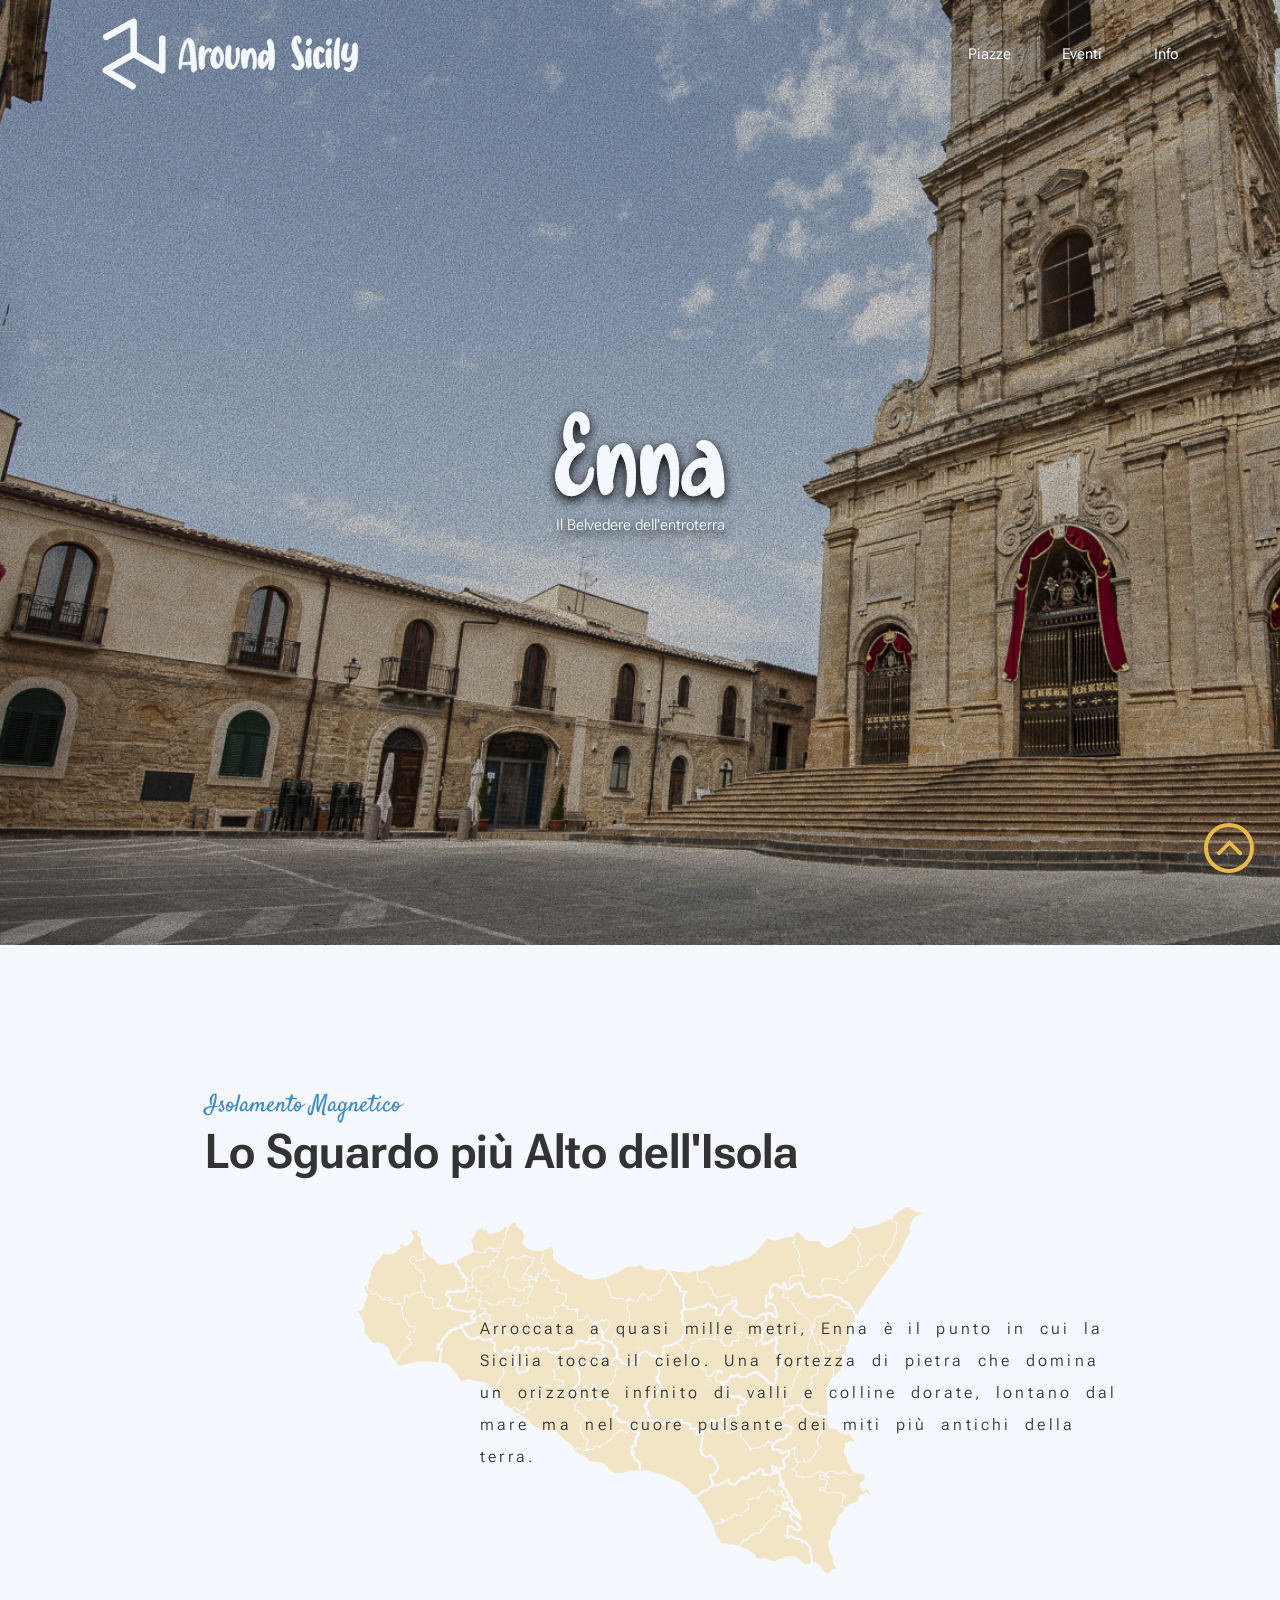
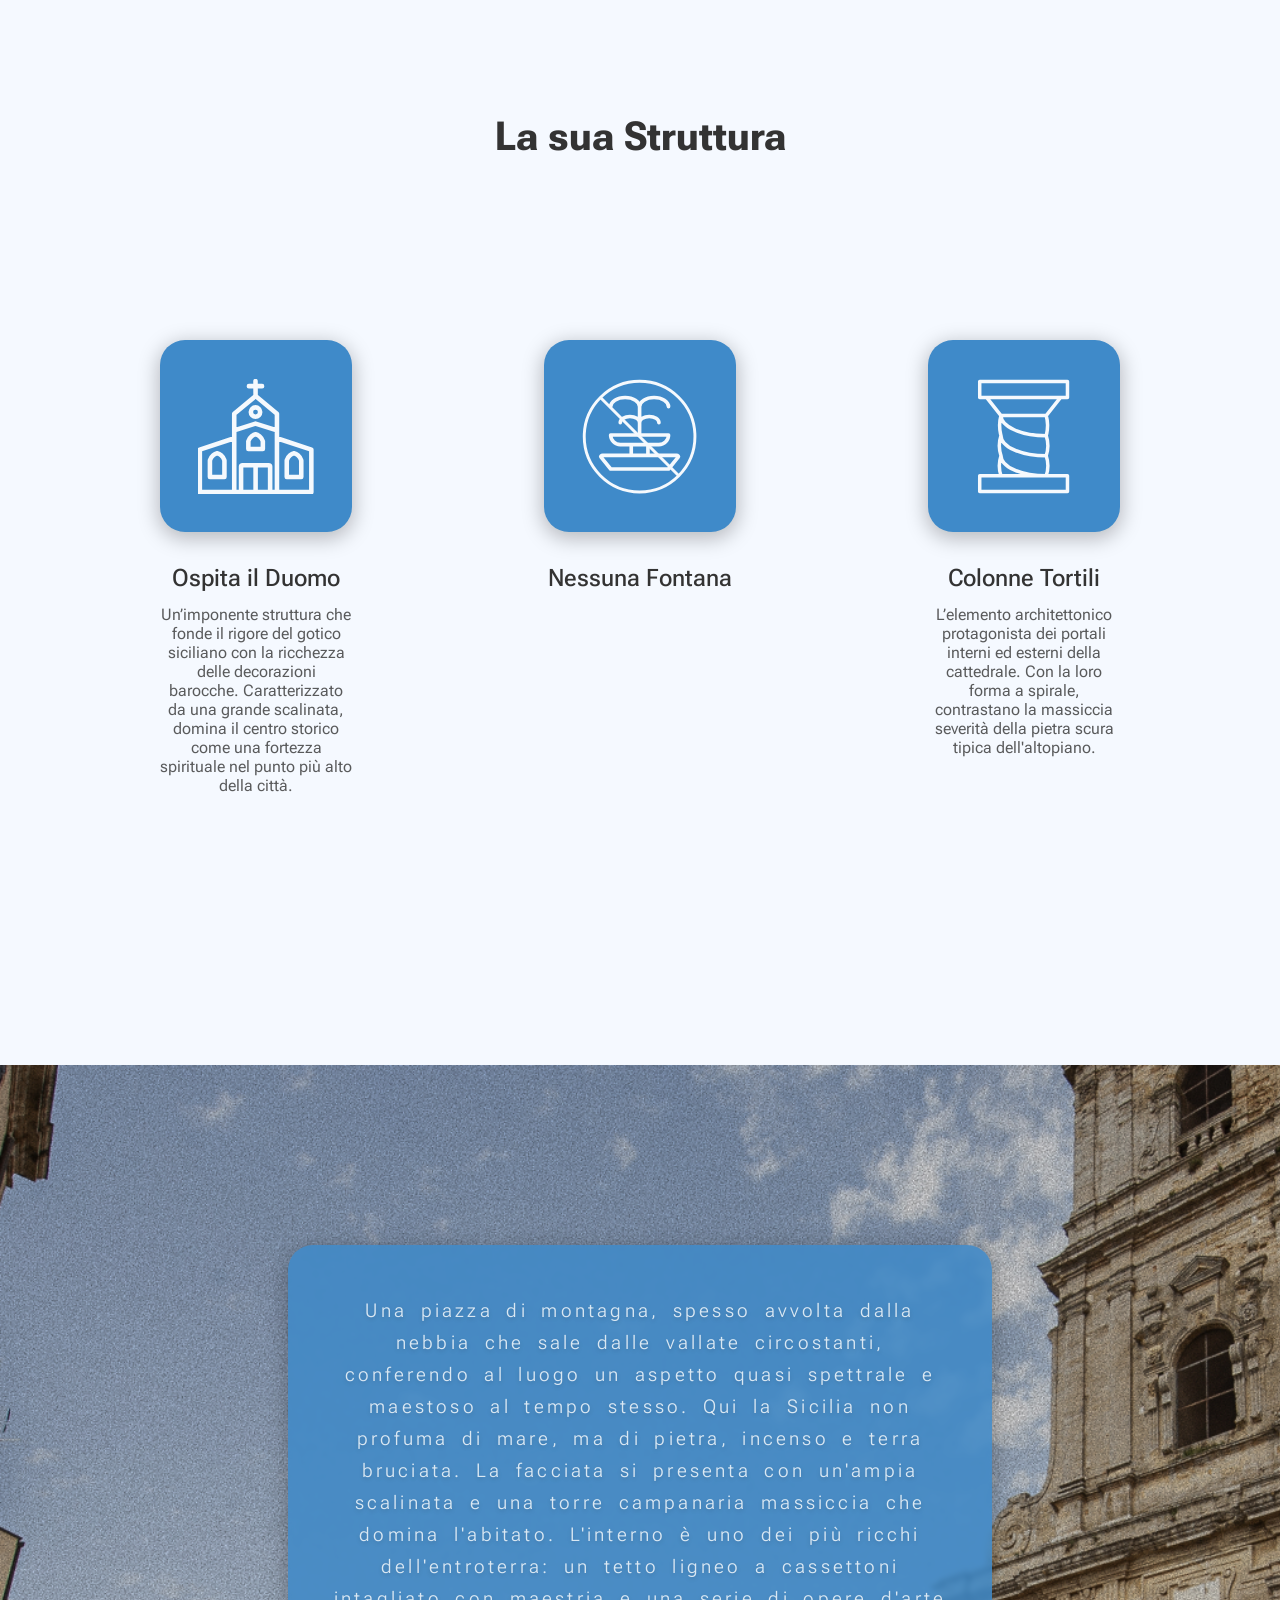
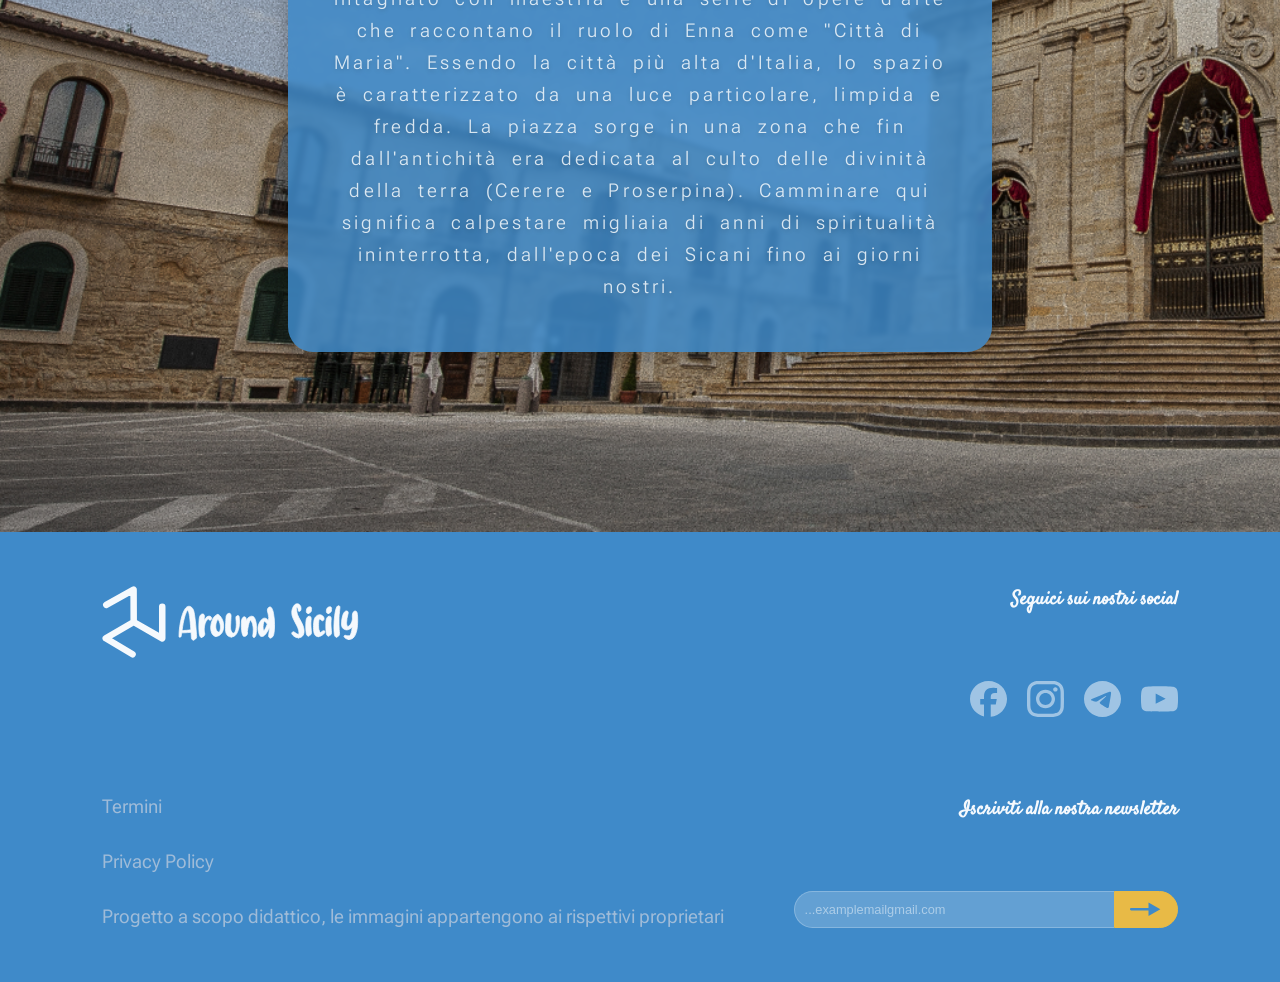
<file: enna.html>
<!DOCTYPE html>
<html lang="it,en">
<head>
    <meta charset="UTF-8">
    <meta name="viewport" content="width=device-width, initial-scale=1.0">
    <link rel="stylesheet" href="style.css">
    <link rel="icon" type="image/png" sizes="32x32" href="favicon/favicon.png">
    <link rel="apple-touch-icon" sizes="180x180" href="favicon/apple-icon.png">
    <title>Around Sicily - Enna</title>
</head>
<body>
   <nav>
        <div class="nav-left">
            <div class="Trademark">
        <?xml version="1.0" encoding="UTF-8"?>
<svg id="TM"  xmlns="http://www.w3.org/2000/svg" viewBox="0 0 75.36 84.96">
    <a href="index.html"><path d="M4.98,22.26L37.2,4.35l.12,38.15M37.32,42.49L4.35,61.67l31.62,18.94M37.32,42.49l33.69,19.31V24.6"/></a>
</svg>
    <svg id="AS" viewBox="0 0 245 50" xmlns="http://www.w3.org/2000/svg">
        <a href="index.html"><path d="M4.16 36.764C4.40267 36.6947 5.02667 36.6427 6.032 36.608C8.49333 36.5387 11.8907 36.244 16.224 35.724C15.6 27.6467 15.0107 21.6147 14.456 17.628C13.832 12.844 12.948 9.88 11.804 8.736C11.7 8.736 11.2147 9.516 10.348 11.076C9.516 12.6013 8.528 15.392 7.384 19.448C6.24 23.4693 5.16533 29.2413 4.16 36.764ZM19.708 49.556C18.4253 49.556 17.628 49.0707 17.316 48.1C17.004 47.1293 16.8133 45.3787 16.744 42.848L16.484 39.156C13.0867 39.4333 10.1227 39.624 7.592 39.728C5.096 39.832 3.81333 39.884 3.744 39.884C3.36267 42.0333 3.15467 43.4547 3.12 44.148C3.05067 44.6333 2.808 45.032 2.392 45.344C1.976 45.656 1.54267 45.812 1.092 45.812C0.364 45.812 -3.46452e-07 45.4307 -3.46452e-07 44.668C-3.46452e-07 40.5427 0.312 36.1053 0.936 31.356C1.59467 26.572 2.51333 22.0827 3.692 17.888C4.90533 13.6587 6.344 10.192 8.008 7.488C9.70667 4.784 11.596 3.432 13.676 3.432C14.8893 3.432 16.016 3.88267 17.056 4.784C18.1307 5.68533 19.032 6.968 19.76 8.632C20.4187 10.4 21.008 13.2253 21.528 17.108C22.4293 23.66 23.2267 31.9453 23.92 41.964L24.128 45.084C24.128 46.3667 23.608 47.424 22.568 48.256C21.5627 49.1227 20.6093 49.556 19.708 49.556ZM30.7852 46.02H30.2652C29.4332 46.02 28.7572 45.2227 28.2372 43.628C27.5092 41.2707 27.1452 36.7987 27.1452 30.212C27.1452 27.508 27.2666 24.804 27.5092 22.1C27.7866 18.772 28.3586 16.6227 29.2252 15.652C30.1959 14.5427 31.2186 13.988 32.2932 13.988C32.7092 13.988 33.1252 14.092 33.5412 14.3H33.4892C33.6626 14.3693 33.8532 14.5253 34.0612 14.768C34.3039 15.0107 34.4599 15.2707 34.5292 15.548C34.7372 16.2413 34.8412 16.7267 34.8412 17.004C34.8412 17.316 34.8066 17.6627 34.7372 18.044C34.6332 18.7027 34.4946 20.3147 34.3212 22.88C34.7026 22.1867 35.1359 21.476 35.6212 20.748C37.3546 18.2173 39.2266 16.952 41.2372 16.952C42.1732 16.952 42.9879 17.2467 43.6812 17.836C44.4092 18.3907 44.7732 19.0493 44.7732 19.812C44.7732 20.3667 44.5479 20.9733 44.0972 21.632C43.6812 22.2907 43.0919 22.62 42.3292 22.62C41.9479 22.62 41.6359 22.4987 41.3932 22.256C41.1852 21.9787 40.9946 21.6147 40.8212 21.164L40.0932 20.748C40.0239 20.748 39.9372 20.7653 39.8332 20.8C39.7639 20.8347 39.6946 20.8867 39.6252 20.956C39.5559 20.9907 39.4519 21.0773 39.3132 21.216C39.1746 21.32 39.0359 21.4587 38.8972 21.632C37.3026 23.5387 36.2106 25.4627 35.6212 27.404C35.0666 29.3107 34.6679 31.72 34.4252 34.632C34.5639 36.0187 34.6679 37.1107 34.7372 37.908C34.8412 38.6707 34.9279 39.312 34.9972 39.832C35.1012 40.3173 35.1879 40.872 35.2572 41.496C35.2572 42.5013 34.8239 43.5067 33.9572 44.512C33.0906 45.5173 32.0332 46.02 30.7852 46.02ZM53.8253 39.052L53.7733 39C53.7733 39.0347 53.7906 39.052 53.8253 39.052ZM54.2933 39.156C54.6746 39.0867 54.9173 38.9653 55.0213 38.792C55.1599 38.584 55.3159 38.376 55.4893 38.168C56.1479 37.0933 56.5466 35.0653 56.6853 32.084C56.6853 31.0093 56.6159 30.108 56.4773 29.38C55.8533 25.6707 54.6919 22.88 52.9933 21.008C52.2653 22.3947 51.6759 23.764 51.2253 25.116L51.0173 25.636V25.74L51.1213 25.48V25.584C50.8093 25.9653 50.5146 27.6467 50.2373 30.628C50.2373 32.4307 50.3759 33.6787 50.6533 34.372C50.6533 34.476 50.6706 34.5453 50.7053 34.58C50.7746 35.0307 51.0866 35.7933 51.6413 36.868C52.2306 37.6653 52.9239 38.3587 53.7213 38.948C53.8599 39.0867 54.0506 39.156 54.2933 39.156ZM50.4453 44.668C47.9493 44.668 46.0773 43.2467 44.8293 40.404C43.7893 38.116 43.2693 35.62 43.2693 32.916C43.2693 31.2867 43.5293 29.276 44.0493 26.884C44.6039 24.4573 45.4359 22.204 46.5453 20.124C47.6893 18.0093 49.1279 16.5187 50.8613 15.652C51.3466 14.924 52.0919 14.56 53.0973 14.56C53.5479 14.56 54.1893 14.9067 55.0213 15.6C55.8879 16.2933 56.7719 17.3333 57.6733 18.72C58.6093 20.072 59.4066 21.736 60.0653 23.712C60.7239 25.6533 61.0533 27.872 61.0533 30.368C61.0533 34.84 60.0479 38.2893 58.0373 40.716C55.8533 43.3507 53.3226 44.668 50.4453 44.668ZM71.4557 45.552C69.9651 45.552 68.5437 45.084 67.1917 44.148C64.7304 42.484 63.4997 39.2253 63.4997 34.372C63.4997 33.54 63.6211 30.7147 63.8637 25.896C64.0717 21.32 64.2451 18.512 64.3837 17.472C64.5917 16.3627 65.0597 15.3573 65.7877 14.456C66.5504 13.5547 67.5384 13.104 68.7517 13.104C69.3411 13.104 69.8611 13.312 70.3117 13.728C70.9011 14.5947 71.1957 15.5133 71.1957 16.484L71.0917 19.24C70.7104 26.7973 70.5197 31.0613 70.5197 32.032C70.5197 33.8 70.6411 35.048 70.8837 35.776L71.2997 37.076C71.7157 38.1853 72.2704 39.0867 72.9637 39.78L73.0157 39.832C73.2584 39.9707 73.4317 40.0747 73.5357 40.144C73.6744 40.2133 74.0211 40.248 74.5757 40.248C74.7144 40.2133 74.8184 40.1787 74.8877 40.144C74.9917 40.1093 75.0957 40.0747 75.1997 40.04C75.3037 40.0053 75.4944 39.884 75.7717 39.676C77.5051 37.388 78.3717 33.5747 78.3717 28.236C78.3717 27.0573 78.3197 25.8093 78.2157 24.492C78.1117 23.14 78.0077 21.944 77.9037 20.904C77.8344 19.864 77.7997 19.188 77.7997 18.876C77.7997 18.0787 78.1117 17.4373 78.7357 16.952C79.3944 16.432 80.0011 16.172 80.5557 16.172C81.3184 16.172 81.8557 16.6227 82.1677 17.524C82.5491 19.9507 82.7397 22.412 82.7397 24.908C82.7397 29.9 81.8904 34.3893 80.1917 38.376C78.1811 43.16 75.2691 45.552 71.4557 45.552ZM102.494 45.864C101.385 45.864 100.83 45.24 100.83 43.992C100.83 43.576 100.9 42.9867 101.038 42.224C101.316 40.5947 101.489 38.168 101.558 34.944C101.558 32.9333 101.264 30.7493 100.674 28.392C100.674 27.6293 99.9984 25.948 98.6464 23.348L98.6984 23.296C98.6638 23.296 98.6118 23.2613 98.5424 23.192C98.5078 23.088 98.4731 23.036 98.4384 23.036L97.8664 22.412C97.3464 22.932 96.8438 23.764 96.3584 24.908C95.4224 27.0573 94.4518 31.3907 93.4464 37.908C93.6544 38.636 93.7584 39.3987 93.7584 40.196C93.7584 41.548 93.2904 42.64 92.3544 43.472C91.4184 44.304 90.4304 44.72 89.3904 44.72C89.3211 44.7547 89.1998 44.772 89.0264 44.772C88.1251 44.772 87.3624 43.8533 86.7384 42.016C85.7331 39.2427 85.2304 34.2507 85.2304 27.04C85.2304 24.44 85.4731 22.4813 85.9584 21.164C86.4438 19.8467 87.0158 18.9627 87.6744 18.512C88.3331 18.0613 88.9571 17.836 89.5464 17.836C91.1758 17.836 92.0424 19.6213 92.1464 23.192C92.9784 21.216 93.8971 19.7947 94.9024 18.928C95.9424 18.0613 96.8784 17.5413 97.7104 17.368C98.5771 17.16 99.1144 17.056 99.3224 17.056C101.021 17.1253 102.217 17.7147 102.91 18.824C103.638 19.9333 104.158 21.112 104.47 22.36C105.094 24.336 105.493 26.104 105.666 27.664C105.84 29.224 105.926 31.2 105.926 33.592C105.926 38.376 105.649 41.6173 105.094 43.316C104.54 45.0147 103.673 45.864 102.494 45.864ZM115.971 37.284L117.687 34.684C119.247 31.564 120.253 29.2413 120.703 27.716C120.461 27.3693 120.097 26.9187 119.611 26.364C119.126 25.8093 118.606 25.3067 118.051 24.856C117.497 24.3707 117.011 24.0933 116.595 24.024C116.353 24.1627 116.006 24.9427 115.555 26.364C115.278 27.7853 115.07 29.484 114.931 31.46C114.931 32.9507 115.07 34.216 115.347 35.256C115.659 36.504 115.867 37.18 115.971 37.284ZM124.863 46.748C124.135 46.748 123.546 46.488 123.095 45.968C122.645 45.448 122.419 44.8413 122.419 44.148C122.419 43.7667 122.489 43.0907 122.627 42.12C123.078 40.04 123.407 36.8333 123.615 32.5C123.442 32.9507 123.026 33.8173 122.367 35.1C120.461 38.8093 118.762 41.3747 117.271 42.796C116.405 43.94 115.313 44.616 113.995 44.824L113.319 44.928C112.175 44.928 111.257 44.46 110.563 43.524C109.87 42.588 109.333 41.4787 108.951 40.196C108.57 38.9133 108.293 37.6653 108.119 36.452C107.981 35.2387 107.911 34.3547 107.911 33.8C107.911 31.824 108.362 29.744 109.263 27.56C110.165 25.376 111.309 23.5213 112.695 21.996C114.082 20.4707 115.538 19.708 117.063 19.708C117.861 19.708 118.606 19.9333 119.299 20.384C119.993 20.8347 120.582 21.3027 121.067 21.788C121.553 22.2387 121.882 22.568 122.055 22.776C122.437 20.5573 122.645 19.1707 122.679 18.616C122.09 15.288 121.674 13.2427 121.431 12.48C121.397 12.3413 121.327 12.064 121.223 11.648C121.154 11.232 121.067 10.7467 120.963 10.192C120.859 9.63733 120.807 9.152 120.807 8.736C120.807 7.176 121.379 5.96267 122.523 5.096C123.182 4.64534 123.858 4.42 124.551 4.42C126.527 4.42 128.087 7.384 129.231 13.312C130.167 18.2347 130.635 23.3133 130.635 28.548C130.635 33.1587 130.427 36.7987 130.011 39.468C129.63 42.1027 129.006 43.9747 128.139 45.084C127.307 46.1933 126.215 46.748 124.863 46.748ZM163.283 46.644C161.584 46.644 160.042 46.228 158.655 45.396C157.268 44.5987 156.159 43.7147 155.327 42.744C154.53 41.7733 154.131 41.028 154.131 40.508C154.131 39.884 154.408 39.3467 154.963 38.896C155.518 38.4107 156.055 38.168 156.575 38.168C156.852 38.168 157.563 38.6187 158.707 39.52C160.718 41.0453 162.156 41.808 163.023 41.808C163.335 41.808 163.491 41.756 163.491 41.652C163.526 41.548 163.595 41.4267 163.699 41.288C163.942 40.8027 164.063 40.3347 164.063 39.884C163.924 37.4227 163.37 35.0827 162.399 32.864C161.463 30.6453 160.354 28.4267 159.071 26.208C157.823 23.9547 156.696 21.6667 155.691 19.344C154.686 16.9867 154.183 14.5253 154.183 11.96C154.183 10.2267 154.495 8.44133 155.119 6.604C155.778 4.732 156.662 3.172 157.771 1.924C158.915 0.641333 160.215 -2.38419e-07 161.671 -2.38419e-07C163.058 -2.38419e-07 164.271 0.624 165.311 1.872C166.351 3.08533 166.871 4.64534 166.871 6.552C166.871 9.18667 166.022 10.504 164.323 10.504C163.699 10.504 163.3 10.2787 163.127 9.828C162.988 9.37734 162.902 8.84 162.867 8.216C162.832 7.55734 162.694 6.916 162.451 6.292C162.243 5.63334 161.775 5.11334 161.047 4.732C160.77 5.46 160.631 6.06667 160.631 6.552L160.579 7.228L161.463 12.74C161.879 14.82 163.266 17.9053 165.623 21.996C166.49 23.5213 167.322 25.0987 168.119 26.728C170.06 30.6453 171.031 34.2507 171.031 37.544C171.031 40.56 170.251 42.8307 168.691 44.356C167.166 45.8813 165.363 46.644 163.283 46.644ZM176.981 44.044C176.565 44.044 176.131 43.9573 175.681 43.784C174.121 43.16 173.341 38.688 173.341 30.368C173.341 25.9307 173.635 22.6547 174.225 20.54L175.005 19.084C175.802 17.732 176.859 17.056 178.177 17.056C179.875 17.056 180.725 18.1827 180.725 20.436C180.725 21.0947 180.673 21.892 180.569 22.828C180.43 24.2147 180.361 25.8613 180.361 27.768C180.361 30.3333 180.534 33.176 180.881 36.296C181.054 37.4053 181.141 38.5147 181.141 39.624C181.141 40.6987 180.881 41.5653 180.361 42.224C179.841 42.848 179.251 43.316 178.593 43.628C177.934 43.9053 177.397 44.044 176.981 44.044ZM176.721 13.26C174.953 13.26 174.069 12.376 174.069 10.608C174.069 7.86934 174.814 5.99734 176.305 4.992C177.137 4.472 177.969 4.212 178.801 4.212C180.43 4.212 181.245 5.02667 181.245 6.656C181.245 7.00267 181.193 7.488 181.089 8.112C181.089 8.32 181.106 8.476 181.141 8.58C181.141 10.0013 180.621 11.1453 179.581 12.012C178.575 12.844 177.622 13.26 176.721 13.26ZM191.385 36.348L191.333 35.984L191.385 36.348ZM190.449 45.032C188.023 45.032 186.324 43.9747 185.353 41.86C184.383 39.7107 183.897 36.556 183.897 32.396C183.897 28.7907 184.053 26.0347 184.365 24.128C184.781 21.216 185.631 19.1187 186.913 17.836C188.543 15.964 190.345 15.028 192.321 15.028C193.743 15.028 195.095 15.548 196.377 16.588C197.695 17.628 198.353 18.8413 198.353 20.228L198.301 21.06C198.301 21.58 198.059 22.1 197.573 22.62C197.123 23.1053 196.603 23.348 196.013 23.348C195.389 23.348 194.939 23.0187 194.661 22.36C194.419 22.1867 194.245 22.0307 194.141 21.892C193.968 21.6493 193.153 21.2853 191.697 20.8C191.143 23.0533 190.865 26.104 190.865 29.952C190.865 32.3093 191.021 34.3547 191.333 36.088C191.333 36.712 191.923 37.804 193.101 39.364L193.257 39.416C193.881 39.104 194.332 38.844 194.609 38.636C194.609 38.532 195.008 38.2027 195.805 37.648C196.637 37.0933 197.313 36.816 197.833 36.816C198.977 36.816 199.549 37.336 199.549 38.376C199.549 39.3467 198.995 40.352 197.885 41.392C196.811 42.432 195.545 43.2987 194.089 43.992C192.668 44.6853 191.455 45.032 190.449 45.032ZM204.403 44.044C203.987 44.044 203.553 43.9573 203.103 43.784C201.543 43.16 200.763 38.688 200.763 30.368C200.763 25.9307 201.057 22.6547 201.647 20.54L202.427 19.084C203.224 17.732 204.281 17.056 205.599 17.056C207.297 17.056 208.147 18.1827 208.147 20.436C208.147 21.0947 208.095 21.892 207.991 22.828C207.852 24.2147 207.783 25.8613 207.783 27.768C207.783 30.3333 207.956 33.176 208.303 36.296C208.476 37.4053 208.563 38.5147 208.563 39.624C208.563 40.6987 208.303 41.5653 207.783 42.224C207.263 42.848 206.673 43.316 206.015 43.628C205.356 43.9053 204.819 44.044 204.403 44.044ZM204.143 13.26C202.375 13.26 201.491 12.376 201.491 10.608C201.491 7.86934 202.236 5.99734 203.727 4.992C204.559 4.472 205.391 4.212 206.223 4.212C207.852 4.212 208.667 5.02667 208.667 6.656C208.667 7.00267 208.615 7.488 208.511 8.112C208.511 8.32 208.528 8.476 208.563 8.58C208.563 10.0013 208.043 11.1453 207.003 12.012C205.997 12.844 205.044 13.26 204.143 13.26ZM215.323 45.604C214.803 45.604 214.318 45.4827 213.867 45.24C213.451 44.9973 213.087 44.408 212.775 43.472C212.498 42.536 212.272 41.0627 212.099 39.052C211.926 37.0067 211.839 34.216 211.839 30.68C211.839 26.0347 212.203 21.0427 212.931 15.704C213.694 9.91467 214.682 6.06667 215.895 4.16C216.484 3.224 217.282 2.756 218.287 2.756C219.05 2.756 219.518 2.99867 219.691 3.484C219.864 3.93467 219.986 4.576 220.055 5.408C220.055 5.89333 219.726 8.97867 219.067 14.664C218.859 16.7787 218.755 19.7773 218.755 23.66C218.755 29.692 218.946 34.5453 219.327 38.22C219.466 39.0867 219.535 39.9187 219.535 40.716C219.535 41.8253 219.292 42.744 218.807 43.472C218.322 44.1653 217.75 44.6853 217.091 45.032C216.467 45.4133 215.878 45.604 215.323 45.604ZM232.269 48.828C231.056 48.828 229.929 48.5507 228.889 47.996C227.884 47.4413 227.069 46.852 226.445 46.228C225.856 45.604 225.561 45.1707 225.561 44.928C225.561 44.6507 225.7 44.2867 225.977 43.836C226.289 43.3853 226.74 43.16 227.329 43.16C228.924 43.6453 230.103 43.888 230.865 43.888C231.351 43.888 231.819 43.8707 232.269 43.836C232.72 43.8013 232.98 43.784 233.049 43.784C233.257 43.68 233.431 43.5587 233.569 43.42L234.453 42.172L235.025 40.768C235.788 38.792 236.429 35.7587 236.949 31.668C236.915 31.668 236.897 31.6853 236.897 31.72C236.655 32.032 236.169 32.5173 235.441 33.176C234.748 33.8 233.847 34.4067 232.737 34.996C231.628 35.5507 230.363 35.828 228.941 35.828C228.144 35.828 227.451 35.6893 226.861 35.412C223.741 34.3027 222.181 31.72 222.181 27.664C222.181 23.504 222.719 19.6733 223.793 16.172C225.111 11.9427 226.896 9.828 229.149 9.828C229.635 9.828 230.12 10.0187 230.605 10.4C231.125 10.7813 231.385 11.44 231.385 12.376C231.385 13.1387 231.264 13.7973 231.021 14.352C229.877 18.4773 229.253 22.2213 229.149 25.584C229.149 28.1147 229.548 29.848 230.345 30.784L230.865 31.044C231.385 31.044 231.975 30.784 232.633 30.264C233.569 29.432 234.419 28.3573 235.181 27.04C236.048 25.2373 236.499 24.128 236.533 23.712C236.741 23.0533 236.949 22.1 237.157 20.852L237.001 16.692C237.001 14.3 237.4 12.584 238.197 11.544C238.995 10.504 239.896 9.984 240.901 9.984C242.323 9.984 243.241 10.9547 243.657 12.896C244.073 14.8373 244.281 18.1827 244.281 22.932C244.281 28.236 243.935 32.5 243.241 35.724C242.063 41.236 240.381 44.9107 238.197 46.748C237.435 47.4067 236.932 47.7707 236.689 47.84C236.447 47.944 236.152 48.048 235.805 48.152C235.493 48.256 235.06 48.3947 234.505 48.568C233.951 48.7413 233.205 48.828 232.269 48.828Z"/>
        </a>
    </svg>
        </div>
            </div>
    <div class="nav-right">
<ul>
    <a href="piazze.html"><li>Piazze</li></a>
    <a href="eventi.html"><li>Eventi</li></a>
    <a href="info.html"><li>Info</li></a>
</ul>
    </div>
    </nav>
<header style="background-image: url(IMGs/Hero_citta/enna.jpg);">
   <svg width="169" height="86" viewBox="0 0 169 86" fill="none" xmlns="http://www.w3.org/2000/svg">
        <path d="M16.0317 83.712C12.0637 83.712 8.8957 82.624 6.5277 80.448C4.1597 78.272 2.4637 75.648 1.4397 72.576C0.479703 69.504 -0.00029688 66.624 -0.00029688 63.936C-0.00029688 59.2 1.0877 54.432 3.2637 49.632C5.4397 44.832 8.5437 40.736 12.5757 37.344C9.6317 34.144 8.1597 29.568 8.1597 23.616C8.1597 17.92 9.2477 12.8 11.4237 8.25601C14.1117 2.75201 17.8557 1.14441e-05 22.6557 1.14441e-05C24.5117 1.14441e-05 26.2717 0.512012 27.9357 1.53601C29.6637 2.49601 31.0717 4.09601 32.1597 6.33602C33.2477 8.51201 33.7917 11.36 33.7917 14.88C33.7917 15.904 33.6957 17.024 33.5037 18.24C33.3757 19.392 32.7677 20.384 31.6797 21.216C30.5917 22.048 29.4717 22.464 28.3197 22.464C26.9117 22.464 26.0477 22.016 25.7277 21.12C25.4717 20.224 25.3117 19.104 25.2477 17.76C25.2477 16.416 25.1197 15.008 24.8637 13.536C24.7997 13.536 24.7037 13.312 24.5757 12.864C23.8717 10.176 22.3677 8.70401 20.0637 8.44801C19.8717 8.64001 19.7117 8.86401 19.5837 9.12001C17.6637 12.32 16.7037 16.352 16.7037 21.216C16.7037 23.392 16.8957 25.152 17.2797 26.496C17.9837 28.864 18.8797 30.4 19.9677 31.104C20.3517 31.424 20.7997 31.744 21.3117 32.064C23.2317 31.424 24.7997 31.104 26.0157 31.104C27.0397 31.104 27.8077 31.456 28.3197 32.16C28.8957 32.8 29.1837 33.6 29.1837 34.56C29.1837 36.608 27.6157 38.688 24.4797 40.8C17.9517 44.832 14.1117 50.688 12.9597 58.368C12.9597 61.952 13.3117 64.512 14.0157 66.048C14.9757 68.288 16.5757 70.208 18.8157 71.808C19.1997 72.064 19.5197 72.32 19.7757 72.576L24.1917 73.248C25.3437 72.864 26.0797 72.576 26.3997 72.384C27.3597 71.808 28.3517 70.752 29.3757 69.216C31.4877 65.44 32.6717 62.368 32.9277 60C33.1837 58.592 33.5037 57.504 33.8877 56.736C34.3357 55.968 35.1677 55.584 36.3837 55.584C37.2157 55.584 37.6957 55.808 37.8237 56.256C38.0157 56.64 38.1117 57.184 38.1117 57.888C38.1117 59.424 37.9197 61.6 37.5357 64.416C36.3837 71.968 31.7437 77.728 23.6157 81.696C21.4397 83.04 18.9117 83.712 16.0317 83.712ZM73.6467 84.768C71.5987 84.768 70.5747 83.616 70.5747 81.312C70.5747 80.544 70.7027 79.456 70.9587 78.048C71.4707 75.04 71.7907 70.56 71.9187 64.608C71.9187 60.896 71.3747 56.864 70.2867 52.512C70.2867 51.104 69.0387 48 66.5427 43.2L66.6387 43.104C66.5747 43.104 66.4787 43.04 66.3507 42.912C66.2867 42.72 66.2227 42.624 66.1587 42.624L65.1027 41.472C64.1427 42.432 63.2147 43.968 62.3187 46.08C60.5907 50.048 58.7987 58.048 56.9427 70.08C57.3267 71.424 57.5187 72.832 57.5187 74.304C57.5187 76.8 56.6547 78.816 54.9267 80.352C53.1987 81.888 51.3747 82.656 49.4547 82.656C49.3267 82.72 49.1027 82.752 48.7827 82.752C47.1187 82.752 45.7107 81.056 44.5587 77.664C42.7027 72.544 41.7747 63.328 41.7747 50.016C41.7747 45.216 42.2227 41.6 43.1187 39.168C44.0147 36.736 45.0707 35.104 46.2867 34.272C47.5027 33.44 48.6547 33.024 49.7427 33.024C52.7507 33.024 54.3507 36.32 54.5427 42.912C56.0787 39.264 57.7747 36.64 59.6307 35.04C61.5507 33.44 63.2787 32.48 64.8147 32.16C66.4147 31.776 67.4067 31.584 67.7907 31.584C70.9267 31.712 73.1347 32.8 74.4147 34.848C75.7587 36.896 76.7187 39.072 77.2947 41.376C78.4467 45.024 79.1827 48.288 79.5027 51.168C79.8227 54.048 79.9827 57.696 79.9827 62.112C79.9827 70.944 79.4707 76.928 78.4467 80.064C77.4227 83.2 75.8227 84.768 73.6467 84.768ZM116.959 84.768C114.911 84.768 113.887 83.616 113.887 81.312C113.887 80.544 114.015 79.456 114.271 78.048C114.783 75.04 115.103 70.56 115.231 64.608C115.231 60.896 114.687 56.864 113.599 52.512C113.599 51.104 112.351 48 109.855 43.2L109.951 43.104C109.887 43.104 109.791 43.04 109.663 42.912C109.599 42.72 109.535 42.624 109.471 42.624L108.415 41.472C107.455 42.432 106.527 43.968 105.631 46.08C103.903 50.048 102.111 58.048 100.255 70.08C100.639 71.424 100.831 72.832 100.831 74.304C100.831 76.8 99.9672 78.816 98.2392 80.352C96.5112 81.888 94.6872 82.656 92.7672 82.656C92.6392 82.72 92.4152 82.752 92.0952 82.752C90.4312 82.752 89.0232 81.056 87.8712 77.664C86.0152 72.544 85.0872 63.328 85.0872 50.016C85.0872 45.216 85.5352 41.6 86.4312 39.168C87.3272 36.736 88.3832 35.104 89.5992 34.272C90.8152 33.44 91.9672 33.024 93.0552 33.024C96.0632 33.024 97.6632 36.32 97.8552 42.912C99.3912 39.264 101.087 36.64 102.943 35.04C104.863 33.44 106.591 32.48 108.127 32.16C109.727 31.776 110.719 31.584 111.103 31.584C114.239 31.712 116.447 32.8 117.727 34.848C119.071 36.896 120.031 39.072 120.607 41.376C121.759 45.024 122.495 48.288 122.815 51.168C123.135 54.048 123.295 57.696 123.295 62.112C123.295 70.944 122.783 76.928 121.759 80.064C120.735 83.2 119.135 84.768 116.959 84.768ZM139.92 74.784C140.368 74.72 140.752 74.688 141.072 74.688C141.392 74.688 141.584 74.656 141.648 74.592C141.712 74.464 141.808 74.368 141.936 74.304C142.128 74.24 142.896 73.824 144.24 73.056C144.496 72.928 145.36 72.096 146.832 70.56C148.496 68.512 149.52 67.04 149.904 66.144C150.16 65.632 150.352 65.344 150.48 65.28C150.8 64.448 150.96 63.392 150.96 62.112C150.96 60.768 150.8 59.456 150.48 58.176C150.224 56.832 149.904 55.968 149.52 55.584C148.88 55.264 148.08 55.104 147.12 55.104C145.904 55.104 144.688 55.264 143.472 55.584C142.256 55.84 141.488 56.064 141.168 56.256C137.264 59.776 135.312 63.424 135.312 67.2C135.312 68.48 135.44 69.536 135.696 70.368C136.08 71.776 136.464 72.8 136.848 73.44C137.296 74.016 138.32 74.464 139.92 74.784ZM160.56 85.536C157.744 85.536 156.08 83.968 155.568 80.832C155.376 79.488 155.216 77.152 155.088 73.824C149.584 80.48 143.728 83.808 137.52 83.808C134.512 83.808 131.888 82.688 129.648 80.448C127.408 78.208 126.288 74.816 126.288 70.272C126.288 64.256 128.624 58.72 133.296 53.664C137.968 48.544 142.96 45.984 148.272 45.984C149.744 45.984 151.28 46.304 152.88 46.944C152.368 45.408 151.728 44.032 150.96 42.816C149.36 40.64 148.208 39.36 147.504 38.976C146.864 38.592 146.128 38.208 145.296 37.824C142.544 36.544 141.168 35.168 141.168 33.696C141.168 32.608 141.744 31.488 142.896 30.336C144.112 29.12 145.744 28.512 147.792 28.512C151.696 28.512 154.928 29.856 157.488 32.544C160.048 35.168 162.064 38.528 163.536 42.624C165.072 46.656 166.192 50.912 166.896 55.392C167.664 59.808 168.144 63.936 168.336 67.776C168.528 71.616 168.624 74.528 168.624 76.512C168.624 78.88 168.08 80.736 166.992 82.08C165.904 83.36 164.72 84.256 163.44 84.768C162.16 85.28 161.2 85.536 160.56 85.536Z" fill="#F5F9FF"/>
    </svg>

<p>Il Belvedere dell’entroterra</p>
</header>


<section class="sect-1">
        <div class="head">
            <h2>Isolamento Magnetico</h2>
            <h1>Lo Sguardo più Alto dell'Isola</h1>
        </div>
        <div class="text-map">
            <div class="map">
               <?xml version="1.0" encoding="UTF-8"?>
        <svg xmlns="http://www.w3.org/2000/svg" viewBox="0 0 678.79 440.48">
      <path class="cls-map" d="M424.67,254.92c-.69.45-3.25.63-3.25,1.47-.02,5.18,6.92,5.8,6.65,8.7-2.1.05-2.99.79-3.96,1.91-.6.7-2.86.76-3.68.28-1.93-1.14-3.72-.91-5.83-.86-2.76.07-5.67-3.12-8.66-2.26-1.59.46-3.19,1.26-5.12.78l.29-5.02c.09-1.58-4.42-1.33-8.28-2.37l-2.26-.61c-.5-.13-.47-1.76-.85-2.14-1.34-.95-3.78-1.23-5.57-1.58-2.09-.41-3.77-.39-4.93,1.61-.79,1.36-2.2.95-3.4,1.28-6.85,1.87-8.89,4.38-11.58.7l-2.63-1.68c-.41-.7-1.59-1.94-2.19-1.58-1.38,1.73-2.96,3.04-5.32,2.08-.34-.14-1.33-.36-1.39-.7l-.28-1.44c-.27-1.42-.45-2.85-.49-4.24-.35-.68-1.56-2.15-1.6-2.96,1.02-4.95-5.18-4.21-1.48-7.63-.75-2.5,1.02-4.36,2.32-5.89,1.17-1.37,2.16-2.78,3.53-3.95l2.84-2.42c.61-.52,1.96-1.64,2.35-2.3,2.96-5.77,7.58-2.63,7.86-6.18l-2.71-3.42c-.68-.86-.71-1.91-.69-3.24.04-2.75-5.36-3.74-.42-11.16l.05-3.05c-.95-1.57-1.21-4.2.8-4.84.91-.29,2.29-.6,2.81-1.09,1.48-1.4.08-5.78,1.12-8.94l-2.63-1.33,2.4-3.82c1.26-2,.57-5.59.18-7.88.02-.53,1.33-1.37,1.82-1.26,3.95,1.89,2.56-1.53,9.37-1.54.87-.42,2.32-2.96,3.36-2.22,1.14.82,1.58,1.32,3.08,1.29l1.26,2.56c1.09.9,2.16,1.96,3.1,3.1,4.48,5.42,1.44,4.6,3.48,6.05.45.32,1.78.25,2.13-.19l2.45-3.16c2.33.32.76,4.78,2.5,7.65,1.22,2.01,3.8,2.98,5.92,3.8,3.32,1.28,4.08,5.8,4.97,6.69l3.7,3.68,2.03,1.06c.02,2.19.36,4.42,1.04,6.28l3.7.71c.72.14,1.87.35,2.41.13,1.69-.67,2.84-6.92,6.45-5.45.55.23,1.44,1.69,1,2.11-2.43,1.53-4.24,4.55-2.16,7.06l2.39,2.88,3.01-1.09.02,2.5c2.93,3.43,9.11,2.08,6.69,5.39-1.95,2.67.71,3.86,1.65,7.88,7.2,5.38,4.27,4.98,13.06,3.5l4.1,2.55c1.25.77,2.36,1.45,3.86,2.16.37.19.04,1.63-.4,2.19-1.67,2.1-4.7-1.07-8.22,2.8-1.22,1.34-1.92,4.55-1.01,6,.25.39,1.81.82,1.76,1.27-.13,1.3-1.33,3.5-2.3,4.17-.5.34-1.91-.39-2.52-.63-.52-.21-1.77.03-2.4.02-2.75-.04-4.53.74-6.72,2.27-4.45,3.12-6.37.46-7.31,1.87-.31.46-.14,1.41.16,1.88l1.55,2.42c1.3.23,3.67.97,3.77,2.39.07,1.01-1.36,3.24-2.34,3.38-1.27.18-2.75-1.35-3.56-2.14l-3.42-3.36c-.92-.91-2.63-2.12-3.11-3.49-.18-.5-1.57-1.1-1.99-.83l-2.29,1.48ZM425.81,213.13c.45-.9.8-2.2.43-2.96-.3-.62-1.28-1.19-2.25-1.76-1.12-.66-1.85-2.14-2.86-3.38s-3.77,3.15-3.56,3.57c.3.59.86,1.52,1.36,2.33l-.68,5.68c.31.6,2.17.56,2.54.01,2.22-3.28,3.68-.82,5.02-3.5Z"/>
      <path class="cls-map" d="M494.26,126.39c-9,2.15-10.02.42-15.97,6.88-1.4-.46-3.21-1.27-4.6-1.98-4.06-2.08-7.1-.37-12.4-1.78l-3.74-4.1c-3.46-3.79-4.42-2.11-4.68-4.02-.33-2.45,4.57-1.23,3.83-5.65l-.88-5.28c-.12-.72-.29-1.6-.44-2.22-.36-1.47-4.69.69-8.23-3.67-.23-.28-1.05-.88-1.32-.73l-1.53.87c-.66.37-2.3.55-3.2.69-1.45,1.57-3.23,1.9-5.4,1.96-2.82.08-4.8-.24-6.86-2.16-1.24-1.16-1.39-2.3-1.72-3.88l-.95-4.46-2.15-1.65c-1.21-2.91-3.19-5.01-5.92-6.36-.42-.21-1.2-1.29-1.62-1.12-1.74.73-1.54,2.77-2.87,2.73-3.48-.12-5.46-7.07-5.19-10.64l-1.53-4.68c3.4,2.13,5.51,1.57,8.54.4,7.43-2.88,7.59-5.67,10.5-5.81,1.26-.06,2.23,3.56,10.11,1.79l10.62-2.39c1.41-.32,3.11-2.13,4.26-3.13,3.8-3.3,5.91,1.76,11.7-3.11,1.29-1.09,2.6-.74,4.13-.7,2.8.09,4.94-3.01,7.2-4.45,2.6-1.66,4.72-3.33,6.65-5.68l12.1-14.79c3.09,2.2,7.06,3.56,10.48,2.56l5.9-1.72,7.04-1.97c1.9-.53,4.58-.21,6.73-1.03.91-.35,2.3,1.74,2.37,2.71.07,1.04-.95,3.14-1.94,3.11s-1.85.19-1.96.49c1.71,1.45,1.96,2.96,2.9,4.82,1.23,2.44,3.61,4.3,4.88,7.83.74,2.07,2.5,7.11.22,8.72l-.15,3.62,1.61,1.77c-.88,2.16-.09,3.5,1.81,4.63,1.14.67,1.52,3.36,1.13,4.6-.57,1.83.28,3.02,1.29,4.86l-3.24-.93c-.71-.2-2.29-.46-3.02-.41l-3.37.25c-2.58.19-5.4,2.2-6.83,4.19.36,1.09,1.02,2.8.62,3.67-2.16,4.71.27,5.4-.16,7.63-.09.44-1.59.77-2.02.63-3.74-1.16.83-5.29-2.88-7.2-.83-.43-2.26-.49-2.71.63l-1.92,4.74c-2.43-.26-2.97-1.96-4.22-3.6-8.34-1.38-3.92,1.44-9.06,2.74-.99.25-1.66,1.97-1.65,3.09.04,3.25-1.87,4.49-1.08,5.34l1.88,2.02c-1.72,1.14-4.42-.84-5.49.12-.34.3-.43,1.22-.42,1.77l.04,4.72c.04,4.47-1.27,9.92,1.21,10.28s2.15-3.94,4.48-4.93c1.45-.62,3.49.95,4.37,1.81,1.27,1.24.84,3.41,1.37,4.93.75,2.19,1.81,3.79,2.11,6.82l-4.02-1.44c-.53-2.37-2.5-3.28-4.71-2.76Z"/>
      <path class="cls-map" d="M427.95,319.57c-.82,2-3.17-2.2-5.79,2.79.21,4.07,5.16,9.05,2.15,11.7l-5.29,4.65c-3.09-.14-4.82,1.34-6.88,3.26l-3.3,3.07-4.52.59-4.19-4.55c-4.23-4.59-9.16-8.32-14.55-11.58-1.36-.82-3.53-1.03-4.85-1.72l-8.41-4.38c-4.44-2.32-8.95-3.14-13.71-4.41l-8.98-2.39c-2.82-.75-6.08-.29-9.05.16l.12-5.08c.05-1.97-.31-3.48-.89-5.28-.74-2.33-2.41-2.81-4.3-4.01-1.36-.86-1.82-4.26-3.89-5.27,1.14-.91,1.89-1.35,2.14-1.89s-.34-2.05-.85-2.36c-1.71-1.04-1.77-4.5.22-5.15.98-.32,3.58-.75,3.22-2.06-.18-.67-1.12-1.95-1.37-2.6-.67-1.73,2.46-3.03,1.82-6.98,2.49-2.21,4.06-5.74,2.45-8.89l3.89-3.34.92-4.69c-.39-.29-1.4-.92-1.83-1.27-1.64-1.35-.13-4.11.73-5.51,1.33-2.17,3.01-3.71,5.79-2.79-1.35,3.13.43,3.28.46,7.31.94.94,3.53,1.16,5.13,1.56s2.61,1.07,4.06-.88l4.29,1.44c2.66,2.74,6,3.1,9.03.91,5.5-2.15,6.34.11,10.32-4.55l4.97.77c.69.11.96,1.89,1.17,2.58.4,1.31,2.43,1.36,3.76,1.08l2.95,1.11c1.04-.15,3.28.02,3.59.92.05,1.57-.33,4.01.44,5.16,2.36,1.11,4.76.53,7.3-.01l.28,6.91c2.39.6,4.05.14,6.67-.73.35.67.9,2.34,1.06,3.28-2.62,3.42-.81,2.98-2.26,10.34-2.01,10.16-1.21,1.88.59,10.05l3.08,2.07c.53,1.6,1.3,2.13,2.87,2.2,2.02.09,3.21-.15,4.94-1.67.82.61,2.56,1.95,3.27,2.67l5.08,9.4c.96,2.03-2.1,4.48-3.15,5.82-.33.42-.52,1.73-.72,2.22Z"/>
      <path class="cls-map" d="M228.95,266.79c-1.6-1.04-3.66-1.03-5.16-.27-2.5,1.27-3.81-.59-5.68-1.1-2.81-.77-5.94-1.41-8.29-4.45-7.44-9.6-3.66-4.4-7.47-7.19l-5.73-4.2c-1.81-1.33-3.1-2.54-5.59-2.47-2.08.06-4.37-1.55-4.41-3.82-.01-.79,1.22-2.44,1.92-2.9l4.85,3.25c.5,2.33,2.12,3.46,4.28,2.9l2.08,1.23c.35.21,1.42-.1,1.72-.37s-.05-1.12-.22-1.92l2.5-2.32c.41.05,1.55.53,1.75.24l.81-1.2c-1.4-1.63-2.88-3.78-2.03-6.02.31-.82,2.71-.96,3.38-1.47l2.91-3.64c.31-.39,1.66-1.02,2.04-.75.46.32,1.34.96,1.89,1.37,2.81.22,6.39-1.53,8.72-3.23l-2.74-2.76c-2.16.12-5.49.07-7.4-1.6-2.02-1.76,1.1-3.63,1.56-4.94.51-1.42-.9-4.08,1.54-4.84l.81,1.69c1.67.24,3.15-.54,4.54-1.57l4.06.98c1.86.45,3.56.41,5.56-.98l5.81.89,1.43-1.48c.35-.36,1.41.79,1.91.88l2.23.43c.59.11.76,1.74,1.24,2.18,1.53,1.24,5.3-.71,4.73-2.87-.42-1.62-1.7-2.8-.3-5.05-1.64-.78-3.5-1.86-4.99-2.23l-4.33-1.08c-.53-.13-1.53-.77-1.81-1.17-1.16-1.66,2.56-2.58,1.27-5.15l-1.83-3.68c2.75-1.07,4.76-2.1,6.34-3.64-.91-3.81,1.44-3.24-1.24-7.11-1.7-.12-2.65-1.24-3.12-2.26-.36-.36-1.55-.88-1.71-1.35-.19-.57.92-1.54,1.46-1.99l1.68-3.06c7.6-1.68,3.97-5.28,9.99-5.51l7.6-.3c2.29-.09,3.04-.52,4.45-2.02,1.81-1.92,2.78-3.56,3.23-6.47.31-1.95,3.59-1.09,4.82-.09,1.59,1.28,3.96,1.21,5.72,1.82,3.27,1.14,5.99,1.44,9.27.54l5.19-1.43c.25,1.11.51,2.42.87,2.92s1.98.08,2.73.13c2.78,3.33-4.2,6.47-1.16,9.46l3.7,3.63c-4.98,1.05-7.08-1.54-8.34-1.26-1.73.39-2.59,2.82-3.75,3.77-.7.14-2.4.07-2.7.65-.34.65-.31,1.82-.17,3.15-2.91.59-5.94,1.22-8.85,2.37-4.67,1.84-6.94-3.22-10.64,1.65-.51.67-1.21,1.68-1.11,2.3.13.76,1.07,2.03,1.67,2.43,3.93,2.64,2.77,8.17,2.8,8.38.28,1.79.76,3.6.39,5.37l-.81,3.93c-3.42,2.15-8.24,6.81-7.86,10.72.07.67,1.22,1.6,1.61,2.27,3.13,5.28,4.17,1.92,6.59,6.33-.34,3.72-5.12,4.07-5.11,6.01,0,1.48,2.76,2.43,1.29,3.8-1.38,1.29-.79,3.69.27,4.43.44.31,1.64-.24,2.07-.44l1.26-.6c.36-.17.69,1.11.69,1.51v2.53c1.93-.4,2.73-.3,3.7.86l5.28,6.29c-3.96.26-7.52,1.77-7.46,5.4.03,1.85,2.05,4.01.57,6.05-.42.58-1.08,2.03-.84,2.65,1.1,2.89,2.65-.46,4.19,8.25,2.54.08,4.6.51,6.47,2.84l-3.05,1.99c1,1.78.98,3.71-.07,5.69l-.12,3.18c-6.21,1.01-6.41-2.96-10.38-4.09-.99,1.57-2.3,2.57-3.95,2.8-4.66-10.58-8.52-7.36-11.22-11.91-1.35-2.28-3.76-2.95-5.55-4.4-2.47-2-3.59-6.23-7.35-6.65l-3.87-.44c-.88-.1-2.24.18-3.04-.35Z"/>
      <path class="cls-map" d="M571.05,423.61c-.2,8.35,5.44,6.41,2.87,10.76-.93-.19-2.36-.59-3.06-.42-.76.19-1.59,1.53-2.21,2.12l-4.61,4.41c-1.42-1.47-2.54-2.41-3.94-3.1-2.67-1.31.12-3.78-5.1-7.84-2.27-1.77-4.66-3.35-7.62-3.3.12-1.74-1.15-10.07-1.61-10.61l-.93-1.09c-.22-.25.61-1.1.68-1.56.29-1.81-.14-5.21-1.48-6.66-2.16-2.34-4.48-4.45-7.11-6.1-.99-.62-2.77-1.13-3.87-1.74l-3.72-2.06c-2.65.95-4.88.04-6.25-2.53-1.71-.35-3.6.24-6.12.84l1.18-6.41c.14-.76-.68-2.71-.36-3.41,1.94-1.33,4.68-.26,5.63,2.2l6.45,2.8c1.11.18,3.95-4.45,4.05-5.69.07-.78-1.33-1.94-1.75-2.63-2.07-3.37-4.74-5.12-8.6-6.17-1.09-.74-1.81-3.42-2.03-4.64l2.79-1.09c.94.5,2.8,1.51,3.5,2.28l2.57,2.86c.61.68,2.94,1.4,3.16.33.66-3.24-1.72-5.7-2.85-8.41l-.94-2.26c-1.79-.22-2.61-2.24-3.49-3.21-2.68-2.95-3.72-5.64-3.22-9.63.29-2.29-2.41-4.52-3.64-6.23-5.16-7.17-1.59-6.9-6.06-8.79l-.48-3.44c.04-.49.65-1.61.37-2l-1.24-1.74c-.92-1.29-1.71-2.32-2.8-3.6l-.38-3.83-1.13-5.21c-.22-1.01-2.5-.41-3.95.1,1.21-2.49,4.24-1.98,6.71-1.32,1.62.43,3.13-2,3.51-3.3.88-3.02.15-5.04-1.83-7.81,2.29-2.27,4.53-3.92,7.29-5.6l.32-6.83,4.93-2.02-.08,4.69.12,6.03c0,.45.2,1.62.31,2.01.1.37.8.34,1.37.5l1.93,5.27c-3.18,5.57-7.25,3.87-6.78,6.6.14.83,1.11,1.29,2.07,1.52l3.54.86c.05,2.02-1.85,2.73-1.17,4.44.18.45,1.52.66,1.91.97,1.66,1.3,3.62,1.73,5.67,1.01l1.24,1.54c.89,1.1,4.9-2.21,10.06-.88,2.25-2.84,7.73-5.87,11.27-5.96,2.59-.07,3.93.82,5.46,2.65.68.81,2.13,1.09,2.43,2.64l-5.41-2.27c-.66-.17-2.2-.06-2.81.24s-1.36,1.67-1.4,2.28c.74.94,2.09,2.55,2.99,3.07l5.66.84c.54.08,1.06,1.98.75,2.42s-.74.89-1.52,1.55c-2.54,2.17,2.01,3.95-1.5,4.18l-5.47.36c-.96.06-1.22,3.02-.45,3.63,1.2.94,3.54.2,4.78.74,2.27.99,4.21,2.21,6.44,3.4,3.04-1.38,6.72-2.28,10-1.03,4.83,1.84,4.75-.79,6.29,1.77l.91,1.5c.13.22-2.33,2.48-1,7.52l-2.78,4.78c1.92,1.83,2.42-1.43,5.35,3.39-1.18,1.58-1.71,2.69-2.37,4.66l-3.6,2.03c-1.95,3.65-3.61,7.58-4.4,11.62-.25,1.29-.44,1.62-1.62,2.45-2.98,2.08-4.83,6.05-5.1,9.68-.15,1.96,1.37,4.59-.24,6.24-.54.55-1.7,1.34-2.08,1.87-.44.6.46,2.33.27,3.14-.42,1.76-.41,3.68.37,5.41.9,2.01,1.11,4.35,2.49,6.15,1.84,2.39,2.55,5.02,2.48,8.07Z"/>
      <path class="cls-map" d="M318.82,186.07l.05-2.64c.01-.68-1.76-.95-2.41-1.27l-3.58-1.76c.76-1.6.99-2.5.72-3.76-1.18-5.51.16-3.01,0-6.78-.02-.5-1.81-.77-2.08-1.19l-3.63-5.57c-.29-.44-1.8-.9-1.7-1.37s.39-1.43.62-2.02l2.14-5.52c.31-.79,1.76-1.9,2.53-1.98,2.83-.28,1.66,2.93,5.98.81l1.39-.68c.29-.14,0-1.14,0-1.51l-.08-1.78c-.02-.47,1.3-.86,1.58-1.28,2.63-3.94,4.13-4.81,3.59-6.47l-.46-1.42c-.37-1.12,3.34-.86,4.27-2.44.54-.92.32-2.82-.24-3.64-.95-1.39-.31-2.02.22-3.31,1.05-2.54-.85-6.08-3.29-7.63.79-2.97,1.24-5.59.99-9.04l2.46-2.06c4.08,1.4,4-1.07,6.46,2.57.79.25,2.76.07,3.38-.24l.8-3.92c.3-1.45,1.13-2.88,2.25-3.63l3.08-2.05,4.54,3.32c.61.45.52,1.87.17,2.91l2.84,2.01c.73.52,2.78-1.44,2.32-2.18s-.93-1.59-1.15-2.08,1.12-1.31,1.69-1.5l4.99-1.58c1.44-.46,2.38-.51,2.76-2.27.77-3.53,3.65-.66,3.53-4.96-.04-1.56-.51-3.27-1.06-4.66l3.68-6.3c.8-1.38,3.57-3.12,3.83-4.59l.51-5.54c4.32,5.05,3.39,4.7,5.53,9.76.56,1.32,2.99,2.62,2.98,4.33-.02,4.23.62.82,4.06,5.11,3.11,3.88-.13,3.8,1.51,5.89.38.48,1.83.83,2.45.76l3.55-.41c-3.06,3.22-.35,3.89-3.12,10.46l1.16,2.47c-.26,2.39-.02,4.26.65,6.74-2.59.9-3.93,4.16-2.52,6.45,2.27,3.7-2.31,5.29-.44,7.01,3.03,2.8-.66,4.48,3.16,5.78,2.29.78,2.04,2.42,2.34,4.4.17,1.14.59,2.45-.01,3.48-3.1,5.27-3,2.21-4.6,7.52-1.22,4.05-3.7,2.45-4.61,3.02l-4.75,2.99c-3.73,2.34-2.5.43-7.59,2.95-2.23-2.03-4.98.58-6.44,2.14-1.27,1.36,3.02,4.5-.48,9.61-1.22,1.79-2.43,2.98-4.87,3.37l-.25-2.92c-1.27-1.24-3.25-1.16-4.75-.3-1-.82-2.5-1.83-3.45-2.73-2.97-2.82-7.86-4.04-11.24-.99l-2.8,2.53c-.91.82-1.7,3.21-1.84,4.5l1.18,4.07c-3.15.31-5.6.49-8.06,1.72-6.83,3.43-5.17-.04-10.4-.71ZM353.4,164.63l-1.97-2.49c1.68-1.05,2.59-1.95,2.41-3.66-.38-3.69-4.51-2.78-6.47-5.83-1.18-.3-3.53-.83-4.78-1.07-2.26-.43-2.98,2.48-3.5,3.89-.74,2-.89,3.02.86,4.74l-3.12.61c-.82.16-2.15.32-2.5.85-.58.88-1.65,5.11.31,7.86,1.01,1.42,2.16,2.59,3.44,2.73,1.87.21,3.12-.09,4.19-1.45,5.29-6.76,9.06-1.38,11.14-6.17Z"/>
      <path class="cls-map" d="M472.48,289.62c-.79-1.2-1.65-2.33-2.76-3.44l-1.09-2.61-2.63-2.83-4.58-4.41c-.6-.58.23-2.72.05-3.53l-1.36-6.02c-1.74-1.87-5.18-.22-6.34,2.01l-9.81.77-3.09-3.17,2.27-3.32c.42-.61,1.84-1.71,1.61-2.46-.54-1.77-2.2-3.86-3.99-5.01l6.55-3.75c4.22-.96,8.57,2.53,11.33-2.75.5-.95.92-2.21,1.2-3.32.54-2.17-1.33-2.5-1.94-3.59-1.11-1.97,2.03-3.86,3.82-3.55,4.49.78,7.23-4.52,7.14-5.96-.12-2.08-3.4-2.53-6.26-4.23l-3.96-2.35c-3.37-2-1.4.84-6.53.2-2.91-.36-5.69-1.86-7.01-4.99-.74-1.75-.85-3.16.28-4.87l.92-1.39c.21-.32-.49-1.52-.85-1.66l-4.45-1.75,4.33-1.8c1.53-.63,2.42-3.13,3.51-4.72.71-1.04,2.75-.57,3.86-.86,1.44-.37,3.38-1.97,4.94-.41,1.01,1.01,2.21,1.69,3.8,1.58l7.48-.54c1.81-3.54,1.73-1.61,7.83-4.91,1.61-.87,6.74,3.33,7.62,3.96,1.09.8,2.36,1.58,3.35,2.51l3.44,3.23c.87.81,2.06,1.56,2.61,2.68.33.67.58,1.45.98,1.58s1.37.06,1.93.05c7.3,6.53,4.45,2.9,9.61,4.56,1.84.59,2.28,2.02,3.17,3.33,1.64,2.43,2.62,4.83,1.06,7.54,3.45,6.21.41,7.87,2.05,9.35,2.61,2.36,5.04-1.55,8.31,1.52-1.85,4.01-3.46,1.76-8.73,5.06-1.41.88-1.48,3.07-1.52,4.74-.03,1.43-1.97,1.44-3.07,1.8-2.57.85-11.55,5.65-9.62,9.3.34.64,1.89.75,2.63,1.18,6.13,3.62.92,1.23,7.55,1.9l4.68-1.99,8,3.13c-.17.41-.82,1.54-1.27,2.28l-.56,3.22-4.29,1.14c-.23,1.86-1.44,5.05-3.24,5.45-3.93-.55-6.41.47-9.11,3l-4.1,3.84c-2.88-4.8-2.6.01-4.43-4.66l-2.19,2.49c-1.52.78-2.27,2.13-2.73,4.16-2.26-1.01-5.01.13-6.37,1.85-.46.58-2.38.23-3.08.35-1.33.25-3.27.59-4.7.79l-2.21.31Z"/>
      <path class="cls-map" d="M298.9,148.68c2.27-1.36,2.8-2.74,3.58-4.89.35-.96,1.41-2.38,1.4-3.36-.03-2.08-3.78-5.62-5.53-6.82l-1.97,2.37-1.66-1.25c-.37-.28-1.47.59-1.71.99-1.14,1.93-3.18,1.69-5.04,1.35-1.55-.28-4.26,1.81-6.26.23v-2.09s-2.27-1.84-2.27-1.84c-.52-2.16-1.58-3.84-3.61-4.76-3.5,3.46-1.69,7.04-10.87,6.07.11-3.05.12-5.62.42-8.29.18-1.59.45-2.42-.15-4.05-.26-.72-1.76-2.19-2.22-1.61l-1.08,1.36c-.22.28-1.19-.1-1.58.03-3.55,1.2-7.68-1.25-10.22-3.81-.37-.37-1.7-.51-2.07-.8-.71-.58,1.75-4.75,3.16-5.5.23-.61.98-2.55.89-3.33l-.57-4.95-8.41-1.54c-.65-.12-2.23-.34-2.35-.89-.23-1.06-.67-3.04-.77-3.92-.22-2.04,2.37-3.53,3.55-4.61-.33-2.05-1.48-4.34-2.61-5.71-4.11,1.98-3,.05-7.77.39l-3.05-4.98-3.26-.21c-.5-4.03,3.92-2.09,2.71-5.86-1.21-.53-3.61-1.66-3.49-3.06.13-1.5.44-2.97.04-4.14-.98-2.85-5.33-1.44-4.82-3.52,1.62-6.6,3.16-6.42,2.6-9.33-1.3-6.72,6.19-4.75,7.38-8.71.49-.03,1.85.29,2.39.66s.83,1.99,1.14,2.57c.83,1.56.68,2.41.53,4.09l-.35,4.04c-.19,2.18,1.34,3.86,2.82,5.29l3.91,3.79c4.01,2.62,7.4,3.41,10.82,7.25.71.8,2.95,1.13,3.82,1.66,6.67,5.18,6.61,2.62,13.77,4.77l1.07,2.98,6.08,1.53c1.42.36,2.79,1.14,4.43.92l10.15-1.36c1.16-.16,2.83-.84,4.31-1.28l2.27,7.46c2.38,2.85,4.78,5.72,4.36,9.71-.24,2.28.9,7.1,2.19,7.08,6.06-.11,2.68,2.53,7.2,1.8,10-1.62,4.03,2.36,12.12,1.92.22,2.6.29,6.01-.55,8.65l-.65,2.05c-.14.43.94.78,1.49,1.22,1.42,1.12,2.84,4.12,2.02,5.77-.73,1.47-1.32,2.49-.13,3.84.59.67.76,3-.06,3.2-2.49.63-3.98,1.34-5.33,3.43l1.91,1.35c-1.13,1.42-2.14,3.16-3.24,4.22-1.25,1.21-2.31,1.95-2.18,3.89.05.7-.6,2.01-1.13,2.27s-1.81.09-2.34-.33c-1.63-1.29-4.32-1.24-5.51.78-1.43,2.44-2.4,4.9-3.68,8l-6.94-2.21c-1.66-.53-1.97-2.17-2.08-3.56s.39-2.27,1.18-3.3c.51-.67,1.01-2.66,1.79-3.12Z"/>
      <path class="cls-map" d="M492.29,206.07c-2.27-2.88-6.58-4.53-8.74-7.42-.48-.65-.94-1.65-1.39-1.98s-1.85.68-2.51.59c-1.87-.24-4.08-.11-6.02,1.44-1.13.9-3.98,1.47-5.2,2.19-.44.26-1.37,1.71-1.95,1.73l-6.26.21c-.58-1.53-2.02-3.74-3.48-3.49-2.97,1.17-5.4,2.13-8.72,1.82-3.43,4.43-.41,5.05-5.96,7.37-2.26.94-4.4,1.71-6.49-.3l-2.37.61c-1.02-.75-2.19-2.01-2.35-2.97-.7-4.23,2.69-4.26,2.68-5.34l-.04-2.59c2.7-.31,3.04,2.31,5.22,2.39.5.02,1.17-.99,1.18-1.51s-.74-1.05-1.46-1.5l-.63-2.06-3.91-.46-4.4,2.06c-2.24,1.05-3.59,3.31-4.81,5.63-1.13.26-3.95.05-4.8-.79-1.42-1.4-1.11-3.93-.68-5.73l-2.82-1.29-3.05-3.2-3.64-5.84c-.49-.78-2.39-1.73-3.24-2.25-7.87-2.15-3.36-5.97-6.37-10.62-.99-1.53.95-3.23,2.42-4.28-.03-.92-.26-2.54-.45-3.9l3.44-1.81c1.73-.91,4.49.14,5.22-2.37l-.09-1.57c-.03-.49,1.78-.34,2.13.09,1.2,1.48,3.29,1.15,5,.23,3.33-1.79,9.74-.41,12.67,1.24.66-.33,1.05-2.38.4-2.97s-1.06-1.38-1.37-2.21c-1.04-2.74-1.25-.67,1.67-6.29,2.67-5.14,3.77,3.05,10.01-.67.62.76.3,2.19-.42,3.03-2,2.3-3.06,4.94-4.18,7.83-.18.48-1.08,1.31-1.22,1.8-.6,2.14,4.82,2.04,5.15,6.51.73.19,1.91-.32,2.85-.91.63-.39,2.01,1.05,2.54,1.39.79-.25,1.98-.49,3.14-.6,1.4.03-.18-3.61,2.17-5.82,2.16-2.04,7.39.99,7.14-1.15-.23-1.94-.23-3.13.23-4.83l-.84-4.41c1.24-.52,9.28,1.49,9.44,2.28.2,1-.02,3.16.69,3.64,1.73,1.18,4.56.86,6.59.36l3.2,10.01c.16.5,1.6.82,1.98.61,1.8-1.01-1.39-4.35.39-5.85,1.01-.85,2.77-1.23,4.46-1.38,1.38,1.73,1.04,5.58,3,5.68,2.35.11,2.16-2.88,4.24-1.73,1.59.88,2.31.06,3.36-.8,2.21-1.81,4.1-3.03,6.9-4.73l.21,4.97c-1.79,2.24-1.48,4.41-1.37,7.12.19,4.57,1.12,3.68,5.08,6.5l1.72,1.22c.91.65-1.03,3.03-.91,4.16.05.53.69,1.17,1.27,1.92.72.92.62,3.93-.37,4.52l-3.04,1.81-3.09,4.04c-.41.54-.97,1.77-1.03,2.42-.05.61,1.28,1.4,1.57,1.97,1.06,2.04,0,4.5-1.42,6.04l.25,4.25c.03.45-.64,1.61-1.04,1.7-.5.11-1.19-1.11-1.72-1.23-1.14-.24-2.84-.86-3.53-1.73l-2.18-2.77Z"/>
      <path class="cls-map" d="M99.35,175.07c-.3,2.14-.79,3.99-.77,5.97.01,2.09-.34,4.61-2.07,5.92-3.85-1.25-7.53-1.55-11.43-1.56h-7.6c-12.75-.04-13.77,3.16-26.14,5.01-1.47-.08-3.45-2.21-4.4-3.84l6.19-10.28,1.26-3.62c2.59-1.26,5.93-2.33,7.65-4.54,1.11-1.43,2.05-2.81,4.18-2.96.64-.03.63-1.97.21-2.48s-1.65-.98-2.58-1.51c-.77-.46.78-2.75,1.26-3.19l-4.9-1.38c1.71-2.1,2.69-3.33,4.08-5.4,1.31-1.96,1.65.21,3.66.12,2.55-.12,1.84-6.64,1.57-8.44-3.9-1.78-6.18,2.01-7.4-1.2-1.11-2.94-2.18-5.5-3.48-8.31l-2.34.31-1.12-6.96c-.18-1.11-.38-3.46-.5-4.55-.04-.37.91-1.35.66-1.63l-1.09-1.22-2.57-3.28,5.93-.46c.45-6.38-1.93-5.12,1.76-8.43l3.15,2.55c.34-.34,1.57-1.44,1.93-2.01,1.09-2.01,2.89-3.09,5.21-3.77,1.6-.47,2.93-1.59,4.98-.9,1.64.55,3.11-.18,4.93-1.15,2.97,4.64-.95,3.11,2.84,6.25,1.93,1.6,4.25,2.23,6.47.49l2.06,2.61-1.34,5.71c.41,1.2,1.29,3.24,2.01,4.49.58,1.02,3.27,1.79,4.44,1.51l6.21-1.5c1.87-.45,4.25-2.68,8.28-1.78,1.84.41,2.64,1.57,2.73,3.66,4.13.7,8.69,1.25,12.89,2.19l5.09,1.14c.41.6,1.67,1.81,2.11,1.44,1.19-1.13,2.99-2.43,4.71-1.95-1.15,2.45-2.73,4.34-2.3,6.82.18,1.03,1.98,2.21,3.08,3.08l-2.78,2.1c-2.46,1.86-2.2-.81-4.91-.57-.59.05-1.06,1.84-1.67,2.03-1.75.55-5.08,1.24-6.73,2.01-.39.79-1.13,2.76-1.88,2.45-.89-.37-2.42-.93-2.9-.41-4.13,4.54-6.29,1.15-8.02,5.75l-2.68,1.32c-.27,1.14-.63,2.42-1.05,2.99-2.01.08-5.92,5.34-5.47,7.47l-2.67,2.66c-.38.38-1.81.57-1.81,1.07l.03,2.25c-.56.73-1.22,1.43-1.49,1.97-.31.61.15,2.49.67,2.68l4.3.17-.44,3.13Z"/>
      <path class="cls-map" d="M195.65,172.42c.46-.93.17-3.62-.72-4.37-1.21-1.02-3.6-1.74-5.26-1.88-1.62-.11-2.57,7.19-6.67,5.46l-4.38-1.84-2.65,2.26-2.68,5.13-4.16-2.85c-.92-.63-2.28-1.94-2.98-2.65l.71-5.7c.08-.65.14-2.17-.08-2.76-.47-1.27-3.78-1.36-4.51-3.4-.36-1,1.73-4.18,2.06-4.4.49-.33,1.85-.04,2.7-.03,1.17,0,2.65-2.39,2.57-3.66s-1.63-2.38-2.57-2.57c-1.29-.26-2.7.09-4.35.79l-1.77-3.6c-.24-.5-.51-1.22-.55-1.62-.05-.5,1.2-1.42,1.71-1.43l3.83-.09c.56-1.25,1.43-1.98,2.42-1.73,1.31.34,1.46,1.36,1.96,2.72.36.98,2.8.7,4.18.65s1.1,2.31,1.53,3.43c.63,1.67,2.61,3.08,3.87,4.41,4.86,5.11,8.93.1,12.65.46.6-1.07.52-3.22.41-4.87l4.74-1.99c3,.64,6.2.06,8.82-1.61,1.85-1.18,2.65-1.95,2.31-4.63-.1-.79-.43-2.21-.91-2.74s-2.39-.58-3.05-1.12c-.96-.79-.28-3.54.15-4.44,2.05,1.56,3.37,2.37,5.7,2.64l1.87,7.07c.14.55,1.73,1.28,2.03.83.57-.86,1.34-2.91,1.51-3.94l-.1-6.73c.71-.02,2.02.19,2.47.61,3.39,3.2,9.02,3.31,12.97.23,1.62,2.26,4.25,1.83,4.79.8.34-.65.1-2.7.62-3.21l3.04-2.95-2.72-2.03-.05-4.24,5.78-1.34c1.21-.28,2.39-.62,3.66-.72,5.94-.45,2.92,4.81,8.97,4.2.62-.06,1.93.83,2.45,1.14.89-.76,3.58-1.16,3.67.28.04.54-.03,1.51-.05,1.92s1.67.56,1.89.96c.85,1.86.48,5.45-.02,7.88,3.47,1.6,7.82.93,10.62-1.65l1.44-3.35c2.59.02,1.97,2.46,3.12,3.71,1.01,1.1,1.92,2.51,2.18,4.08.32.63,1.66.88,3.17,1.38l-2.81,1.54c1.78.76,2.96,1.33,4.41,2.58l-4.28,6.69c-1.4,2.18-2.87,4.52-3.99,6.81-.13,1.58.61,3.79-1.95,4.34-4.31.92-4.4-3.52-9.38-2.39-7.22,1.64-.66,3.84-5.74,7.9-.82.66-2.06,1.59-3.18,1.63l-6.22.22c-11.55.41-4.38,7.89-14.58,4.23-2.23.81-4.65.91-6.14-1.35l.42-3.04c-.93-1.19-2.35-.86-3.78-.46l-6.86,1.91c-.62-.87-1.39-2.24-2.02-2.69-.71-.5-2.91,0-3.5.66-.85.93-2.57,2.93-3.61,2.07-1.78-1.48-3.13-2.88-5.32-2.96-1.56-.06-4.54,1.4-4.84,3.06,1.7,5.72-1.6,2.68,2.57,8.12-3.47,3.14-4,7.16-2.4,11.23.65,1.67,1.26,2.8,3.05,3.83.64.37-.65,1.88-1.42,2.18l-6.7,2.6c-1.82.71-3.02-2.28-2.71-3.59l.98-4.23-3.73-3.16c5.89-9.43-5.58-7.68,5.38-14.61Z"/>
      <path class="cls-map" d="M309.79,237.27c-1.84-.56-4.01-.24-6.21-.19l-2.84-4.99c.33-1.03.89-3.01.24-3.59-2.22-1.9-4.75.69-6.87.61-5.04-.2-10.88-3.85-13.8-.69l-1.35,1.46c-.89.96-2.51-2.61-6.58-2.97l.06-4.76c-1.11-1.01-1.89-1.87-1.99-2.88s1.37-3.18,2.13-2.73c2.68,1.64,4.28,2.25,7.33,1.95,1.26-.13,3.05.15,4.11-.34-.59-.96-1.05-1.81-1.16-2.66-.09-.69,1.03-2.16,1.58-2.26,1.71,3.33,6.1,7.6,9.36,5.77l3.78-2.12c1.82-2.43,3.92-3.32,6.87-3.02-.07-1.7,1.38-2.78,2.87-3.12.18-2.53.62-5.31,2.38-7.33l.75-2.2c1.47-4.32-1.26-4.98,1.33-6.29,1.32-.66,2.15-2.57.98-3.5l-2.77-2.21c-.86-.68-2.81-.22-4.87-.38.62-2.05,3.49-6.71,4.48-6.91.59-.12,7.3,1.9,6.29,5.91l5.3,1.66c.69.22,2.08,1.54,2.76,1.4,7.68-1.57,6.98-3.12,12.77-3.18.9,0,2.93-1.16,3.14-2.03.27-1.12-.57-2.88-.99-3.83-.99-2.26,1-3.41,2.28-4.68s2.39-2.38,4.05-2.58c1.96-.24,3.34,1.07,4.88,2.27l4.21,3.27,3.11.11c.28.48.68,1.94.92,2.95.8,3.38,5.44-1.59,6.94,1.64.6,1.29,1.42,3.98-.03,4.63-.83.37-2.96.54-3.74,1l-1.11,5.16c2.05,2.59-.09,7.51-2.36,9.09l.79,4.58,2.61,1.37c0,2.4.39,3.8,2.35,5.94l-4.46,3.93-2.87,2.56c-.72.64-1.73,2.07-2.56,2.94-2.35,2.44-5.17,4.45-7.14,7.13-.75,1.01-1.08,2.28-2.22,3.11-.55.4-1.31,1.17-1.33,1.67-.03.59.59,1.68,1,2.24l2.92,4c-1.03,1.29-.84,2.7-.27,3.83-3.76.59-8.12,7.38-5.78,10.43.33.43,1.83,1.22,1.62,1.71l-1.04,2.4c-.22.51-.48,1.78-.96,2.07l-5.69,3.49-3.15-1.39c.06-5.23-2.47-3.16-5.45-7.75-1.16-1.79-3.17-2.76-5.08-2.21-3.2.91-4.52-1.2-6.64-2.65l-6.08-4.17,1.93-3.23c.56-.93,2.99-1.76,3.22-3.07.45-2.58-1.4-5.58-3.97-6.36ZM353.55,204c.53.31,2.09-.25,2.37-.75,1.04-1.87.21-4.59-1.7-6.02-.76-.57-2.92-1.13-3.58-.05-1.45,2.38.43,5.37,2.92,6.82Z"/>
      <path class="cls-map" d="M129.75,148.77l-2.41-4.17c-.31-1.34,3.32-3.09,6.34-2.91,1.69.1,3.65-1.61,5.31-2.23,1.13-.42,3.94-.21,3.92-2.47,0-.83-.22-2.39-.32-3.5,1.16-.73,2.73-1.48,4.21-1.47,1.6,0,1.24,2.99,5.57,4.86,1.99.61,4.83.62,6.31,2.47l1.7-2.34c.74-1.01.15-2.34,0-3.57-.29-2.51-.65-5.92-4.15-5.72-.67.04-2.2-.23-2.69-.75-1.27-1.37,1.41-3.3,1-5.36-.27-1.36-3.81-.11-4.57-.06-.61.04-1.41-1.25-1.86-1.85-1.84-2.42.71-5.74.49-5.57.43-.32,1.78-.39,2.31-.5,2.74-.6,4.28.08,6.28,2.02.85.82,3.1,1.02,4.43,1.54,1.5.58,4.11,2.31,5.34,1.55,1.41-1.7,5.76-5.76,7.82-5.07l3.81-2.62,4.24-.9c1.97.41,3.22.95,5.41.05.67,2.07-2.08,4.59-2.68,7.3,2.35,2.42,3.11-1.07,7.41,2.11.8.59,2.82,1.12,3.39.45.79-1.53,1.7-3.44,2.71-4.61l7.07.71c.11-2.18-.34-4.44-.78-6.51l1.46-3.53c.69-1.67,2.8-3.27,3.13-5.05.14-.75.03-2.19.4-2.73.62-.9,1.43-2.28,1.74-3.12-1.89-.67-3.76-1.03-4.82-2.21-1.37-1.52-.17-4.16.8-5.53.34-.48-.82-1.94-1.33-1.67l-3.69,2c-.37.2-1.82-.19-1.78-.6l.18-1.89c.08-.87-1.53-1.91-2.45-2.84-.28-.58,1.03-1.8,1.75-1.84,1.11-.06,2,.45,2.87,1.43.81.91,2.42,1.28,3.58,1.93l3.11,1.74c.6.34,1.36,1.93,1.71,2.51,1.48.19,2.18.5,3.55,1.88.26-.12,1.02-1.46,1.19-2.17.14-.58-.71-1.23-1.71-2.25l3.63-1.62-.94-3.15,3.46-.81c.81-1.2,1.66-2.05,2.71-2.89l1.4-2.4,3.42,3c-2.42,1.21-3.42,2.94-3.1,5.35l3.47.25,3.35,4.92,6.39.6c.82.08,2.04-.28,2.4.19s1.01,2.18.69,2.67l-3.23,5.02,1.18,6.44c2.04-.21,4.18.17,6.32.66l2.59.59c1.28.29,1.83,4.08,1.91,5.62.06,1.22-1.28,1.76-2.04,2.67-2.78,3.33.28,3.16-4.48,5.24s-4.3-.8-7.49,1.59c-.99.74-1.79,6.09,1.33,7.7-3.57,1.83-2.05,7.21-4.05,5.72-.31-.23-.93-.8-1.13-1.15l-.55-.97c-.63-1.1-5.36,5.06-10.33,2.07-1.88-1.13-3.9-2.2-5.96-3.07-3.15,3.78.95,7.51-2.22,11.03-2.33-3.71-.7-7.5-1.85-7.65-5.59-.74-4.23-.03-7.91-6.39-2.4,1.61-1.11,3.72-.78,5.8.22,1.35.05,3.28.44,4.51l3.43.74c.59.77,1.1,3.55.36,4.38-4.13,4.6-9.55,2.68-10.47,3.03l-5.15,2.01.15,4.15c-5.98,1.53-6.45,4.69-11.86-.03-2.14-1.87-3.27-3.59-3.58-6.6-.15-1.5-3.66-1.67-5.17-.99-.19-.68-.45-2.52-1.01-2.76-1.14-.48-3.6-.98-4.76-1.21l-.31,1.94c-.07.44-1.29.5-1.98.35-1.56-.33-4.89,1.1-4.08,3l1.9,4.47c.35.82,1.49,1.98,2.17,1.36,1.61-1.47,4.19-1.47,5.09.55.33.73-.82,2.6-1.58,2.64l-3.69.18c-.48,1.3-1.19,2.92-2.12,3.31-2.89-.36-5.31-.06-8.18.78-1.9.09-3.56-2.55-5.34-3.39-3.7-1.74-6.48,4.63-12.22-.03-1.18-.96-3.21-2.07-3.86-3.24l-1.7-3.07Z"/>
      <path class="cls-map" d="M488.73,320.31l.39-4.55-4.69-2.69c-.38-.21-1.61-.17-1.94.09s-.67,1.34-1.07,1.63l-5.77,4.15c-1.49-.5-2.96-.95-4.21-.18-1.37.85-1.99,1.97-2.57,3.86l-3.66,2.08-1.61-2.58c-1.33-.4-1.85,1.11-2.73,1.89l-5.79,5.16c-1.13,1.01-2.17,2.72-3.52,2.71-1.78-.01-4.12-.67-4.28-2.5-.1-1.18-.41-2.65-1.43-3.02-1.2.26-2.78.77-3.81,1.37-2.67,1.54-5.12,2.78-7.85,4.11-1.51.73-2.71,1.27-4.43.82-1.86-.48-1.61-1.81-2.2-3.1-1.06-2.3-2.24-4.3-2.87-6.98l4.47.12c3.36-8.13,2.07-2.13,4.82-8.36.41-.92,1.29-2.72.67-3.55-2.33-3.1-4.12-6.69-5.75-10.06-3.58-1.96-3.9-5.98-5.25-4.9l-1.42,1.14c-1.01.81-2.61,2.56-3.99,1.21-.79-.77-2.52-2.14-2.88-3.09l-1.31-3.52c-.82-2.19.72-5.06.9-7.38.11-1.42-.18-3.53.38-4.63.38-.75,1.91-1.78,1.83-2.5l-1.83-5.59c-.18-.54-.8-1.45-1.14-1.93,2.37-1.29,4.44-.81,6.35.87l4.79-.05c.64-4.57,5.7-.96,5.43-4.68-.24-3.34-2.15-5.23-5.46-6.6l1.91-2,2.8,2.37c1.78,1.51,3.59,3.89,5.64,5.02,7.99,4.42,2.91,2.43,8.72,6.57,1.65-.5,2.64-.55,4.17-.71l5.45-.55c1.52-1.27,2.66-3.32,5.25-2.24l1.13,6.22c-.9,2.32-.52,3.33,1.6,4.66,1.45.91,2.66,3.11,4.01,4.34s1.93,2.49,2.87,4.05c.78,1.31,3.02,2.72,1.92,4.94-.2.41.34,1.77.7,1.57.91-.52,1.87-1.98,2.4-2.79l5.55-.8c.88-.13,2.18-.09,3.25-.09,3.41-4.26,4.86-1.81,6.55-2.1.95-.16.57-5.13,5.73-4.66.95.09,2.26,1.72,1.96,2.52-1.16,3.09-.15,4.39,2.23,7.29.39.48,1.78-.41,2.42-.65,2.96-1.08,5.62,1.23,6.19,4.26,1.01.94,7.51-1.08,8.99-2.3,2.57,4.31-3.85,4.58-7.04,9.55-.21,4.78,3.74,3.6,1.29,8.88l-2.18-1.34c-1.19,1.24-2.69,2.05-4.21,1.29l-6.02-3.01c-.57-.29-1.91.69-2.06,1.32-.18.71-.09,2.04.23,2.7l2.32,4.71-4.94,2.79c-1.62-1.25-3.44-1.34-5.41-.53Z"/>
      <path class="cls-map" d="M166.21,117.95l-4.3-1.65c-6.73-2.57-2.74-1.46-8.65-4.42-3.12,1.7-3.03-.03-5.85,1.08l-1.3,5.27,2.32,3.67c.98,1.54,2.89.55,5.1.02l-1.58,4.17-.59,1.27c-.12.27-1.05-.08-1.36-.08l-2.99,1.68-.64,1.51c-.19.43-1.52.11-2.09.06-.93.71-2.48,1.98-3.64,2.69-.57.35-2.36-.7-2.38-1.36-.08-3.85,5.89-2.71,4.03-7.26-.75-1.05-3.65-1.83-4.89-1.39-5.68,2.02-6.56.55-11.56-.33l-10.22-1.8c-.47-3.29-1.35-2.91-4.73-3.71-2.46-.58,2.86-4.4,2.92-5.95l-2.51-4.88-2.48-3.71,2.98.8c1.14-.23,2.36-.4,3.68-.31l4.99.34c.57.04,1.48-1.31,2.01-1.24.63.08,1.89.53,2.64.79,2.39-.75,4.82-1.94,7.52-1.14.99-.56-1.68,8.52-1.97,8.14-.45.85.2,3.03.91,3.7,2.25,2.11,4.34-3.26,7.47-4.76.34-.16,5.81,3.04,6.74,4.32,1.07-3.63,5.68-4.35,4.94-5.14l-.74-.79-.89-.94c-.78-.83,3.18-2.28,1.17-4.7-1.66-2-4.03-1.79-6.67-.07l.02-4.47c-1.66-1.84-3.54-3.27-5.64-3.77l-.7,1.69c-.19.46-1.65.54-2.19.69l-3.4.89.87-5.62c.11-.73-.86-1.92-.1-3.34l5.12,2.57,2.89-4.31c-.65-.76-2.36-2.64-2.34-3.85.13-8.4,9.39-11.18,9.86-10.94,1.32.68.55,1.17,2.44,2.6.75.57,1.11-1.51,1.88-2.76.85-1.39,3.22,2.05,5.3,1.49,1.79-.49,3.72-3.99,2.48-6.25-.26-.48.73-1.66,1.24-1.59,2.04.25,1.78,2.1,3.01,1.78,1.87-.49-1.47-3.76,2.4-5.76,2.01-1.04,4.12-4.62,4.27-6.66-3.19-4.88-7.1.22-7.5-2.64-.05-.39.57-1.56,1.13-1.58l9.65-.4c.89-1.53,3.11-6.51,1.58-8.5l3.23-4.63c.67-.96-.6-3.47-.88-4.46,1.31-1.15,2.47-2.29,2.85-3.81l.89-3.52c.58-2.28,6.18-7.32,7.8-6.24,2.12,1.41-.39,5.18,4.21,7.05l4.16,1.69c1.29.53.9,2.7,1.37,4.17l1.24,3.86c.3.94-.72,3.16-1.25,3.99-2.07,3.28-.61,5.49,1.67,7.53,4.14,3.71,5.85,4.45,11.19,5.42,7.51,1.36,2.65.32,10.01.41,1.76,8.43-1.61,6.02-2.05,13.39-.19,3.09,5.28,1.46,5.13,4.74-.17,3.49-2.99,6.5-5.36,8.72-.44.42-2.03-.08-2.61-.27l-1.08-.35c-1.45-.46,1.96,4.36.19,4.8-1.08-.62-1.91-1.09-2.26-1.1l-.89,5.02-4.14-5.03c-2.45.48-4.21-.2-5.65-1.99l-.82-1.02c-.84-1.03,3.26-3.4,2.51-6.69l4.43-2.86c1.28-.82,2.26-1.56,1.35-3.41-1.18-2.39,2.54-2.42,2.48-4.4-.02-.7-.87-2.22-1.48-2.01-1.91.75-3.8.7-5.3-.92-.74-.8-3.17-.87-4.27-1.25l-2.73-.94-.22,1.65c-.06.42-1.13.53-1.67.69l-3.76,1.13c-3.34,1.01-3.6,2.67-3.85,2-.97-2.64-.4-2.07-4.35-4.39-.73,3.05-3.27,4.12-6.46,4.26-1.09,2.63-.27,5.74.88,8.27.75,1.66-1.65,2.51-2.01,3.52l-2.38,6.83c-.29.9-.26,2.94-.37,3.88l4.95,2.43c-.09,1.83-.41,3.8-.02,5.14l1.6,3.78c1.35.38,3.59,1.47,4.75,2.1,5.86-1.35,4.05,5.62,9.56,2.08.77.65,3.11,1.45,3.59.12.43-1.18.7-2.57,1.52-3.27s2.17-.85,3.4-.68c3.57.48,3.24-2.25,5.67-.32-1.64,1.63-1.89,2.49-1.82,4.57.05,1.49-2.1,2.82-2.64,4l-2,4.36c.39,1.78.9,3.94,1.09,5.94l-6.24-.83c-1.34.91-2.51,3-3.45,5.22l-4.53-2.05c-.92-.42-2.97-.14-4.27-.27,1.81-2.63,3.86-6.85,1.78-8.54-.31-.26-1.27.12-1.64.43-2.67,2.22-3.01-2.11-5.77.54l-3.65.48c-1.29,2.12-3.56,3.07-5.84,2.78-.82.93-1.72,1.71-2.88,2.4l-2.55,2.7ZM161.63,102.85c5.76-2.37,1.19-3.82,4.81-6.1-.32-.93-.65-2.52-.65-3.63-.02-2.16-3.85-2-.1-8.14l4.06-.64c1.57-1.46.21-3.18-.88-4.62,1.57-.94,3.58-1.6,4.48-3.25-1.22-1.33-3.16-2.86-4.49-3.47l-4.89,1.77c-.92.92-1.8,3.58-2.96,4.31l-4.8,3.03-3.52-.38c-.77,2.98-3.47,3.69-6.61,3.52-.06,1.63,1.52,2.89,2,4.23.63,1.78.63,3.89,1.42,5.75.43,1.02,1.82.57,2.6.49l4.36-.39,3.17,3.64,1.33-.24c.97-.18-1.01,2.8.66,4.08ZM200.7,109.66c1.44-.98,1.66-1.17,1.53-1.42-.1-.21-.32-.68-.53-.63l-.85.2-.15,1.85Z"/>
      <path class="cls-map" d="M563.14,84.87c-9.82,3.78-3.62,6.1-7.53,7.99-.27.13-1.03.81-.85,1l.88.92c7.08,7.39.12,3.98,3.74,10.37-6.61,5.21-8.58-3.14-16.07,2.83l-.59-3.41c-.26-1.5-3.53-.81-4.85-2.27-.47-.52-.55-2.24-.85-2.89-1.07-2.25-2.02-4.11-2.52-6.58l-3.15-3.82c-5.76,3.57-7.81,1.78-10.57,6.57-1.66-1.45-1.9-3.38-.91-5.2.66-1.21.12-3.05.25-4.14.39-3.38,4.73-3.92,7.21-3.81l2.27.11c2.23-.54,4.68.13,5.44,3,1.32-.51,2.34-.99,3.59-1.74l-4.21-4.38c.95-2.65.71-5.93-1.27-7.62-4.27-3.67.71-2.19-2.46-5.7-1.63-1.82,1.24-4.04.96-5.73l-.69-4.19c-.22-1.37-1.24-3.85-2.1-5.05l-2.6-3.66c-.69-.97-2.23-3.06-1.73-4.08,1.11-2.26,2.58-5.76.7-7.69-2.12-2.17,2.27-5.36,3.76-5.5l4.13,3.04c1.08.79,2.56,2.99,3.31,4.08,2.06,3,4.21,3.44,7.67,3.46,2.59.01,5.35.24,8.05.07.9-.06,2.21-.21,2.85.03.73.27,1.65,1.87,1.64,2.71-.02,2.05,1.52,2.61,2.95,3.44,7.37,4.29,9.9-.12,15.03-2.71,3.65-1.84,7.93-3.03,10.74-6.28,1.76-2.03,3.58-4.21,5.4-5.99l6.25,1.98c-.72,2.25,1.88,2.3,2.34,3.16,4.2,7.87,4.77,6.73,2.39,9.21-1.23,1.28-.8,3.6-1.19,5.28-.45,1.95-1.28,3.56.9,5.09s3.18,4.92,2.98,6.59c-.1.77-1.54,1.43-2.62,1.86-2.88,1.14.02,6.26-1.39,7.76-1.28,1.36-3.21,3.26-4.45,4.42-4.59-.57-2.62,2.3-7.53,4.06l-.11,4.56c-1.11,1.62-5.35,6.94-7.47,4.43-1.43-1.69-3.16-3.81-4.88-4.84-1.65.93-2.77,1.11-4.52.65-1.59-.42-3.43-.38-5.05-.52-.81-.07-2.17-1.31-3.29-.88Z"/>
      <path class="cls-map" d="M55.58,110.06c.68,1.44,1.88,3.73-.05,4.61-1.03.47-3.43-.06-4.45.22-2.2.61-8.53,2.48-8.78-1.02l-1.81.43c-.47.11-1.69-1.48-1.26-1.78l3.56-2.54c-1.09-1.65-5.09-2.69-5.67-2.61-.54.07-1.3,1.01-1.89,1.6-.96.95-3.88,2.05-5.01,1.32-1.04-.68-1.5-2.79-2.18-3.4l-2.34-2.07c-2.18-1.93-7.33,1.2-8.64-3.58l-5.04-3.22,1.63-1.79c-.43-.56-1.18-1.81-1.03-2.35.18-.63.95-1.22,1.9-2.1l-.96-2.93c2.47-3.08,3.17-6.65,2.63-10.34l3.25-6.37c.23-.46,1.43-1.01,1.75-1.41.37-.46.27-1.55.14-2.67.44-.76,1.55-2.25,2.33-3.04l5.22-5.29c.95-.97,1.23-4.26,3.57-3.76l4.55.98c1.45.31,2.91,0,4.38-.54,11.66-4.35,4.47-3.12,9.44-6.08,3.21-1.91.05-3.77.73-5.51.89-2.27,3.72,2.43,7.09,2.01,4-.5,6.69-4.78,8.46-7.84,1.04-1.79,1.66-2.49.51-4.68l-3.33-6.35c-.12-.22-.22-1-.25-1.2-.04-.3.95-.71,1.11-.46,2.34,3.61,5.37.33,8.15,1.58-.82,2.42-1.51,5.11.5,6.68,1.68,1.31,3.79,3.3,3.18,5.93-1.66,7.28,6.32,9.32,1.59,12.48l.34,3.53c.1,1.06-.16,3.08.81,3.32.57.02,1.93-.22,1.82.17l-.49,1.64c-.11.38-.87-.32-1.59-.92-1.27,2.74-3.98,3.52-6.6,2.51-.36-.14-1.83-.35-1.7-.72l.6-1.65c.16-.44-.12-1.57-.57-1.73-.56-.2-1.62-.24-2.36-.23l-3.58.02-3.65,5.01,1.87,2.29c3.83,4.69,5.8,1.16,6.04,3.62l.46,4.54c6.92,2.09,5.16,4.42,5.76,4.57l1.51.38c.67.17,1.95.57,2.41.76-.57,6.21,3.67,6.81-.64,7.98l-3.81,1.04c1.98,2.5,1.56,5.15.89,7.79-.44,1.74,3.83,3.64,1.66,4.73-2.53,1.26-4.23-.76-7.54.75l-5.02,2.3-2.37,3.37-3.84-2.54-3.38,4.53Z"/>
      <path class="cls-map" d="M243.45,214.31l-2.43-.64c-4.76-3.39-1.33,2.28-9.85-.39-2.62.7-5.82,1.89-8.39.07l-1.21-.85c-.7-.49-.72,1.43-2.85,2.54-.53.28-1.39-.99-1.88-1.53-1.01-1.1-2.87.63-3.01,2.08-.18,1.85-.95,3.68-2.16,5.15-.7.85-.61,3.7.45,4.26,5.87,3.07,9.43.63,8.52,3.55-.3.95-2.69,1.26-3.63,1.49l-1.53.36c-.32.08-.78-1.05-1.11-1.05l-4.37-.08c-3.54,9.05-8.77,1.59-6.27,11.48-.44,1.68-3.02,3.68-4.5,4.94l-4.01-.35-1.36-2.81-4.41-2.84c-1.53-.98-2.94.81-3.6,2.69-2.68-2.35-5.1-4.33-8.43-3.9-2.97-9.03-2.06-6.73-7.03-11.66-2.72-2.7-1.95-5.8-7.74-8.86,3.22-2.65,6.72-4.89,8.41-8.55,1.25-2.7,3.78-4.72,5.74-8.67.91-1.83-.55-4.93-.7-6.8l-.49-6.25-.12-2.29c-.03-.55-.96-.76-1.88-1.47.46-2.02,3.88-11.37,5.84-11.05.54.09,1.41.57,2.09.91,3.74,1.87,7.39-.72,8.77-4.44.37-1,3.23.35,2.99,1.27l-5.44,5.03c-.34.32-.88,1.03-.93,1.43-.06.48.63,1.39,1.03,1.7,4.11,3.28-.82,6.19-.88,8.67-.04,1.63,4.95,2.29,3.91,5.13-1.69,4.59,1.91,8.05,4.51,8.63.56.12,1.6-1.08,2.14-1.29l8.09-3.24,1.22-4.89-2.76-1.62c-1.48-.87-2.58-6.38-.29-8.79.73-.11,2.57-1.05,2.46-1.85-.19-1.41-1.31-3.17-2.22-4.62-.69-1.1-.87-3.99.04-4.88,2.8-2.77,4.57,3.43,6.23,3.7.67.11,1.87-.65,2.48-1.14l3.69-2.97c.89.32.65,4.02,2.24,3.43,2.69-1,5.06-1.78,8.12-2.57,3.55,8.67,9.79,3.54,11.27,6.08,1.06,1.83-4.23,4.28-1.95,6.44l2.74,2.6c1.76.68,3.05,1.21,2.81,3.43l-.37,3.47c-3.68,2.76-6.74,2-8.66,4.13,2.31.33,5,2.02,4.37,4.33-.23.85-1.16,2.3-1.29,3.14s.92,2.53,1.81,2.76l6.16,1.61c.79.21,2.11,1.61,2.76,1.4-.79,3.23,1.76,5.47.68,5.69l-1.38.29c-.78-.2-1.49-.68-2.39-1.52Z"/>
      <path class="cls-map" d="M170.12,207.14c.16,3.82-5.54,8.84-8.87,9.57l-2.63-2.77c-3.13-3.3-7.22-5.47-11.88-3.53-6.11-2.38-14.09-5.48-19.83-1.21l-3.27-.11c.08-2.07-1.03-3.65-1.93-5.34-1.96-3.64-4.35-6.5-7.06-9.53-5.54-6.19-5.73-5.23-14.46-7.44l1.06-3.78c-2.24-6.46,6.93-16.39-1.81-13.66l.53-3.38,2.82-1.87c1.13-8.79,2.43-4.06,4.84-7.86,4.83-7.62,1.37-1.26,5.86-6.61,1.86-2.21,5.15-1.72,7.65-2.53,1.1-.36,2.57-1.1,3.52-.89,1.24.28,1.72,1.97,2.34,3.05l2.23,3.88c1.58,2.74,4.43,2.88,7.34,6.58,1.34-.41,2.35-.4,3.71-.08,2.59-.2,4.71-4.31,8.12-.7,4.32,4.58,7.56-.1,10.69,1.14,1.35,1.99,3.08,3.24,5.32,4.53.06,1.8-.47,4.5-1.04,6.34,1.58,6.59,8.51,4.76,9.69,13.51.88,1.21,1.47,2.31,1.54,3.93l.26,6.42c.07,1.65,1.88,4.2.71,5.88-3.57,5.14-1.3,3.35-5.45,6.46ZM153.61,177.53l6.4-2.7c.58-1.83-3.97-6.67-6.98-4.41l-3.03.15c-1.23,1.31-.32,5.59.54,6.53.45.49,2.41.72,3.08.43Z"/>
      <path class="cls-map" d="M432.66,146.18c-2.03.02-2.45,2.72-4.39,5.47-1.35,1.91-.64,3.95.72,5.89-1.13,1.38-1.49.28-5.65-.2-8.27-.96-6.74,4.36-11.09-.38l-2.35,1.02c-.56.24-.44,1.86-.82,2.68s-2.9.56-3.74.92l-4.58,2.01.64,4.09c-3.58,2.13-1.61,5.91-6.97,8.37-.47-1.75-.87-3.81-1.67-4.6l-2.99-2.96c-3.68-3.64-.76-3.09-3.49-4.23l-1.2-.5c-.23-.1-.08-.69-.05-1.05s1.06-.06,1.61-.15c1.59-.25,4.41-2.34,4.75-3.94.53-2.49,1.28-3.55,2.74-5.41,1.25-1.59,2.33-3.94,3.38-5.87-1.43-1.67-1.76-3.34-.79-5.29l-4.63-3.32c-.57-7.5,1.16-4.4-1.21-12.02-.27-.86.96-2.23,1.68-2.61,1.05-.55,2.53-.34,3.95.09,2.25.67,4.11-1.84,7.08.03l4.09-2.26c2.3-1.27,5.71-1.43,8.47-1.37.56.01,1.87.97,2.24.56.49-.55,1.02-1.38,1.28-2.03l.67-1.67c.18-.44,1.47.27,1.73.67,2.13,3.25,4.24,1.65,8.88,4.73-1.19,2.26-2.01,3.58-2.01,5.84,0,1.41,5.92,3.78,7.77,2.02,2.09-1.98,3.02-4.62,4.04-7.3,2.69-7.12,6.86-4.71,7.59-5.12,1.44-.8,1.8-5.51,4.9-4.56.73.22,1.22,2.31.79,2.81-2.35,2.69-2.06-.28-3.88,4.73-.45,1.23-.05,3.13,1.24,3.33,2.06.33,3.13,1.2,4.4,2.63l3.53,4,5.66,1.98c8.74-3.21,11.39,6.43,16.52.51,1.98-2.29,4.9-4.34,7.77-3.11l1.07,4.45-4.02,2.1c-1.27.67-2.15,2.37-2.11,3.7.07,2.41,2.13,3.1,3.91,4.8,1.48,1.41-3.42,2.7-5.52,5.72-.52.75.21,2.23.94,2.44s1.95.76,1.84,1.28c-1.89,9.08-4.88,1.37-7.71,9.16l-2.1-6.63c-1.12-3.53-4.65,1.2-7.09-1.74-.32-.39.07-2.04,0-2.53-.25-1.38-2.67-1.92-4.18-2.24-2.29-.48-4.69-1.71-6.8-.96-1.84.65-.31,2.71-.3,3.82.03,1.83-.25,3.81-.46,5.9-2.14-.16-4.56-.63-6.14.44s-1.72,3.86-2.41,5.27c-.88,1.8-3.43.23-4.47-.33-.26-.14-1.15.53-1.43.44-.35-.11-.79-.55-1.21-1l-2.56-2.78-1.2.04c-.26,0-.73-.49-.89-.69-.22-.26,1-.96,1.14-1.29.49-1.2,1.15-3.76,1.91-5,1.42-2.29,4.52-5.84,2.5-7.59-1.77-1.53-3.29,2.66-6.32-.13-.7-.65-1.94-1.1-2.98-1.09Z"/>
      <path class="cls-map" d="M61.18,158.49c1.59,2.02,1.29,4.25,4.79,4.92-1.07,1.12-2.39,1.36-3.57,1.55-.42,1.87-1.35,3.39-3.11,4.23l-5.48,2.6c-.68.74-1,2.9-1.52,3.84-1.95,3.52-3.83,6.43-6.18,10.13-3.1-4.04-5.96-7.87-6.96-12.65-1.52-7.24-3.64-2.33-6.95-9.56l-2.12.95c-5.39-5.2-9.08.32-11.38-2.02-1.43-1.45-3.23-2.88-4.25-4.45-4.82-7.48-4.36-3.28-4.96-7.49-.36-2.53-.65-4.99-.2-7.54s-1.67-4.37-2.31-6.52c-1.31-4.42-2.91-7.82-6.96-11.01l5.76-2.2c2.97-1.13,3.92-5.45,3.11-8.39l1.81-2.36c.63-3.75,4.87-7.24.4-9.67-2.61-1.42-.15-3.49-2.44-5.68l2.17-4.07c1.92,1.69.23,3.67.36,5.54,1.5,1.12,4.06,2.37,5.1,3.83.72,1,1.21,2.15,2.23,2.3l6.33.96c1.74,1.6,3.06,4.11,4.86,5.6,2.86,2.37,7.45-2.57,8.47-2.48.87.08,2.3.66,2.97,1.08l-3.42,1.96c.27,1.15,1.06,3.04,1.97,3.36,5.45,1.95-.67,1.11,6.7,1.7.34.03,1.12.75,1.4.59l1.42-.78c1.31-.72,2.68.93,3.49,2.22.62.99.46,2.33.09,3.15.99,1.21.87,2.64,1.02,4.18.28,2.79,1.76,5.35,1.03,8.9l3.39-.55,3.02,7.56c1.69,4.22,4.69-.12,7.32,1.49.29,2.18.27,4.93-.36,6.54l-5.02-1.32c.31,3.09-1.92,4.53-3.8,6.47-1.06,1.09,1.15,2.27,1.79,3.08Z"/>
      <path class="cls-map" d="M468.7,362.4c-4.09,2.05-5.08,2.81-8.06,6.14-2.01,2.24-5.66.98-7.49-1.01-2.45.35-3.01,3.17-4.79,4.2-.88.51-3.19.2-3.76,1.61-.48,1.2-1.75,2.71-2.78,2.93l-4.29-3.15-1.54,2.39,2.34,2.26c-3.58.44-6.01.82-8.87,2.54-.68.41-2.32.48-2.69-.15l-2.31-4.02-4.95-8.8c-3.9-6.93-7.75-13.32-13.23-19.39l3.14-.11c.68-.02,1.36-1.22,2.02-1.91.74-.78,2.41-1.78,2.93-2.56,1.38-2.04,3.29-2.17,5.09-1.47,12.58-12.69,7.68-3.84,15.49-7.67,3-1.47,5.81-2.97,8.98-4.78.99,1.31,2.43,4.1,3.86,4.42l4.55,1.02c2.63.59,3.74-2.91,5.13-4.15l4.5-4.02c2.23,1.11,3.99.92,6.11-.19,1.65-.87,2.64-1.29,3.13-3.49.14-.61.78-1.88,1.38-2.05,1.67-.48,1.64.52,4.48.84.48.05.9-1.07,1.36-1.56,1.32-1.42,5.53-4.36,6.96-4.01,2.58.64-1.24,5.39,2.22,7.14l3.71-1.11c1.44.63,3.96,1.53,5.15.88,1.5-1.94,3.12-2.96,5.51-2.43l3.21-1.59c1.35,2.48,1.14,4.8,1.36,7.4.1,1.1,1.44,2.15.19,3.49-.66.71-1.34,3.07-.64,3.83,1.07,1.17,2.7,1.88,3.97,2.75,1.41.96.23,4.07-.99,4.35l-3.36-1.04-1.17,4.88c-.21.13-2.84-.05-2.82-.82l.04-2.39c.01-.64-3.29-2.67-4.09-1.6l-4.46-4.31c-2.56,1.65.22,2.39-3.42,5.94-1.32-.37-2.57-.92-3.39-.41-1.27.79-1.78,1.74-2.43,3l-2.39,4.65-1.39-1.38c-.73.37-1.79.85-2.55.91l-3.56.28-1.27,1.45c-.34.38-1.49-.31-2.12-.54-1.36.69-3.16,2.43-4.05,3.78l1.53,3.27,1.33,1.05c.99.78-1.77,2.4-.83,4.68Z"/>
      <path class="cls-map" d="M508.18,422.47c-5.61-.06-5.55,5.51-9.45,1.95l-3.66-.32c-5.26-6.15-14.32,1.19-16.31-4.27-1.4-3.86-4.87-4.6-7.47-6.78-5.67-4.76-2.24-2.33-10.84-4.9-.65-.19-1.11-2.09-.97-2.66,2.2-1.66,4.34-3.62,6.52-4.88l4.07-2.35c1.31-.76,2.02-3.55,3.84-3.7.56-.04,1.49,0,1.75-.27.3-.33.49-1.05.71-1.84l2.93-.29,6.12-.88c-.35-1.37.07-2.44.96-3.24l3.05-2.72c.03-.7.12-2.2.39-2.96.34-.94,1.87-1.49,2.72-1.93,1.53-4.95,3.68-1.42,6.15-7.47.57.1,1.46.5,1.63.24l1.1-1.62c.91-1.07,3.55.23,4.97.81l2.17-3.32.15-3.36c-1.64-.74-3.29-1.25-5.6-1.93.06-1.64.77-4.15,1.61-6l3.91,1.22.45,2.41,2.49,2.27c2.5-.38,4.65.25,6.73,1.68l3.19,2.19-2.25.94c-1.7.71.62,6.1,1.18,7.16,1.25,2.36,4.43,2.63,6.04,4.03s2.12,3.04,4.23,4.12c.67.35.2,1.8-.38,2.42-1.47,1.59-4.73-.67-6.69-2.87-1.07-1.19-4.26-2.18-5.76-1.72-1.71.52-3,3.55-2.6,4.96.79,2.81.34,5.36-2.01,7.04-.36.74,2.06,4.36,2.75,4.72.53.28,2.17.1,2.48-.42.53-.9,2.39-2.4,3.32-1.34,1.45,1.64,2.97,2.71,5.21,2.73,8.29.1,3.11,6.76,9.21,3.27l4.21,3.49c2.48,2.05,3.25,4.71,1.61,7.69-.5.9.95,2.63,1.41,3.65,1.32,2.94,1.79,6.97.13,10.02-.89,1.63-5.36,2.05-6.76.92-3.33-2.69-6.19-5.72-9.83-7.68-6.29-3.4-12.97-1.67-18.8,1.8Z"/>
      <path class="cls-map" d="M470.53,395.45c-.31.25-.79,1.31-.99,1.65-.24.41-1.58-.07-1.86.31l-1.15,1.58c-.26.35-1.28-.04-1.84-.13l-1.23-.21c-.33-.06-.08,1.49-.29,1.75-.98,1.24-3.15,3.32-4.41,4.58-.7.7-1.32,1.53-2.15,1.34l-6.88-1.54c-1.04-.23-3.3.42-4.44.38-2.31-1.74-4.49-2.28-7.49-1.48l-3.5-4.63c-.89-1.17-2.35-2.66-3.24-3.73-.57-6-2.35-7.11-3.3-13.21,2.27-.95,3.97-2.23,6.07-2.51l5.98-.8.64-1.23,1.42-.24c4.14-.71,2.58-5.84,7.47-3.04.26-1.76,1.15-3.9,2.7-4.85.39-.24,1.69-.15,1.89.24l.89,1.77,3.01-.9c4.6.61,1.38-.27,7.18-4.78,1.32-1.03,2.48-1.72,4.17-1.83.91-.06,2.05-1.44,1.58-2.08-1.99-2.73,1.36-3.12.33-4.55-1.41-1.95-3.51-2.46-2.34-4.82.99-1.98,2.21-.34,3.51-.71,2.74-.76,5.19-2.99,8.29-2.2l1.01,2.17,1.61-3.36,2.6-5.1c.8-1.57,3.02-.31,4.33-.71,1.64-.5,2.4-2.97,3.24-4.9.29-.01,1.49.7,1.93,1.16.75.78-1.36,3.54.44,3.82.46.07,1.47-.1,1.89-.32l1.48-.77c.41-.21,1.62.51,1.61.98l-.03,2.86,4.92.69.79-4.68c4.29.25-1.03,5.18,4.55,4.69l1.15,3.28c1.36,1.01,2.72.09,4.19-1.28l1.07,3.2.47,1.42c.51,1.56-5.6-.38-7.76,1.43l.42,4.55-2.34-.92c-.96-.38-1.93-.91-2.92-1.56-1.56.81-2.31,3.03-2.81,4.97l-1.47,3.52c2.18.34,4.21.58,6.25,1.49.72.33-.24,2.28-.55,2.94l-.58,1.24c-.15.32-.78,0-1.33-.11l-3.62-.74-1,1.93c-2.06-.17-2.89,1.19-3.4,2.94-.44,1.12-2.95,2.04-3.8,2.93l-2.7,2.82c-3.07,3.21-2.84,7.71-6.38,6.9l.42,3.21-9.23,1.19-.35,1.71c-.08.42-1.38-.03-1.71.25l-2.42,2.01Z"/>
      <path class="cls-map" d="M578.26,106.83c-5.46,1.05-6.64-3.51-8.84-2.89-3.39.97-6.75,1.57-9.98-.35l.5-5.2-3.16-4.34c3.13-3.92-1.06-6.1,7.38-7.99,1.69.77,2.44,1.15,4.28.86,1.4-.22,3.9.73,5.27.84.76.06,2.63-.81,3.18-.22,1.29,1.39,2.47,3.1,3.64,4.09,1.96,1.66,4.55-.38,5.8-1.61l2.31-2.27c2.47-2.42-.54-4.95,1.06-5.6l1.96-.8c.67-2.4,2.83-2.69,4.88-2.95l6.36-6.41c1.39-.05,3.48.13,4.51-.19l5.76-1.81c.32-1.65,1.85-3.91,2.88-5.28.33-.44.42-1.84.6-2.34s1.71-.36,2.18-.61c3.85-2.04,6.4-5.33,8.41-4.05.61.39,1.22,1.18,1.95,2.09l2.92-.05-1.4,2.92c6.4,7.94,1.34,4.15,7.13,7.39,2.53,1.42-.03,4.86-1.18,6.31l-4.7,5.91c-4.72,5.93-8.96,12.12-13.15,18.44-.79,1.2-1.2,2.55-2.17,3.72l-3.05,3.67c-2.17,2.62-5.31,5.54-5.57,8.93-.04.51.68,1.77.31,1.95s-1.49.5-1.85.75c-1.45,1.02-3.6,3.54-4.22,5.23.43,2.01.05,4.48-2.03,4.48-.93-1.39-2.24-3.15-3.41-4.7-1.1-1.47-1.44-4.26-2.8-5.51l-2.78-2.55c-1.54-1.42-2.97-2.63-4.36-4.42l-2.43-.33c-1.72-1.65-3.89-4.58-6.2-5.13Z"/>
      <path class="cls-map" d="M525.56,295.56c-.06-2.33.65-4.96.96-7.36-.58-.58-1.98-.11-2.73.48-5.7,4.44-5.61.26-9.76,3.6-1.04.84-3.31,1.51-4.48,1.43-.64-3.45-5.73-4.81-8.38-4.31-.48.09-1.82-.29-1.78-.74.19-2.21,3.05-4.77,4.91-6.22,1.63-1.28,2.55-2.6,5.14-2.34,6.88.69,5.02-4.26,8.6-6.23,1.21-.67,3.13-1.18,3.81-2.06-.6-4.92,3.64-5.76,1.95-8.11-18.21-6.15-7.58-3.71-17.26-2.05-2.51.43-4.58-.52-5.12-3.32,1.53-1.06,3.33-2.62,4.99-3.22l7.16-2.59-.5-4.45c2.73-3.45,9.99-1.36,10.38-8.7,7.18-1.44,8.81-.26,12.47,5.57.79,1.26,2.92,1.82,4.2,2.68,2.06,1.38,4.02,1.75,6.5,2.1,1.7.24,2.83.6,4.83-.4l1.12,2.65c1.29.1,3.44-.26,4.59-.04l7.37,1.41c.62.83-.51,2.28-1.14,3.14-5.05,6.93-3.91,13.01-8.64,16.62-4.3,3.28.56,5.2-3.83,8.48.24.72.33,2.43.82,2.98l2.43,2.72,2.47.97c-1.76.81-2.72,1.18-3.72,1.96l-3.62,2.81c-.02,1.81-.5,3.33-1.52,4.84-4.24,6.29-3.92,4.92-10.51,8.79.27-1.99.56-3.89.24-5.33-2.59,1.78-6.23,4.95-8.78,3.76-.84-.39-.93-2.13-.48-3.19l-2.08-.04c-.47-.01-.47-1.46-.48-1.95l-.12-4.33Z"/>
      <path class="cls-map" d="M562.28,319.43c-2.56-1.07-5.52-2.61-7.96-1.75-3.88,1.36-6.9,2.91-9.94,5.59-.8.71-3.25-.34-4.22-.04l-4.57,1.45-1.16-2.44c-1.04.65-3.06,1.42-3.99.85l-3.32-2.05c.61-1.1,1.34-3.45.67-4.39-1.77-.52-3.53-1.07-4.82-1.75,2.34-1.74,4.74-3.49,5.97-5.1l.43-3.21,2.89-.5c1.05-.81,2.99-1.83,3.66-1.38.35,1.22.6,2.39,1.06,2.72s1.56-.26,2.19-.53c4.05-1.71,6.98-4.61,9.43-8.2,1.02-1.49,2.73-2.38,1.49-4.89,1.42-1.08,3.03-2.57,4.48-3.34l4.32-2.28c-1.58-.85-2.13-1.09-3.59-1.65s-3.12-3.07-2.52-4.61c2.76-7.08-.63-5.66,3.89-8.34,1.22-4.02,1.86-1.4,3.13-6.65.91-3.72,2.23-7.5,4.91-10.24.94,3.43,1.01,6.52,3.08,8.88,2.17.3,5.21.45,7.31,1.08,8.08,10.29,8.65-.41,9.82,7.21,1.57.37,3.82-.52,4.8-2.82,2.9,6.03,7.58,6.6,7.49,10.67-5.46.35-3.43-1.76-6.13-1.03-1.22.33-1.91,1.09-2.76,2.41l-3.8.48,1.7,3.58c.29.6-1.35,1.78-1.64,2.45-1.08,2.5-.29,6.69,1.52,8.87.77.93,2.06,2.07,1.89,3.06-.57,3.41.6,6.36,3.96,7.45l.41,4.87,3.17,2.96c.41.39.81,1.57.66,2.12-.62,2.21-2.47.48-5.3,2.91l-4.97-4.51c-.19-.17-.89-.44-1.14-.52,1.41.41-5.47,3.87-8.4,2.11l-4.23-2.54c-.9-.54-3.25.28-4.4.24-2.32-.07-3.81,1.13-5.5,2.75Z"/>
      <path class="cls-map" d="M302.43,279.49c-1.02.95-2.48,1.53-3.07,2.63-2.18,4-3.07-.54-8.15,4.93l-4.67-.61c-2.24-.29-3.17,2.79-4.45,3.53-1.74,1.01-4.68.44-6.7.06.52-2.53.77-3.96.89-6.61l2.36-1.53c-.36-3.04-3.23-4.53-6.65-4.7l-1.25-5.77-2.91-1.92,1.51-2.92c.36-1.66-.82-3.94-1.02-5.67-.5-4.26,6.92-3.37,8.13-5.37-1.34-1.24-2.24-2.25-3.41-3.57l-4.38-4.99-1.24.09c-1.2.09-.02-2.95-1.5-3.35-2.32-.63-1.91.77-3.96.71-.36-.01-.41-1.31-.23-1.62l1.62-2.8-2.33-2.9c5.32-2.31,4.24-4.28,6.91-7.48-2.75-.71-8.04-2.3-8.31-5.97l4.99.5,4.43,4.98c7.99.09,3.94,2.46,10.7,3.61l3.73-3.38c2.04.41,4.06,1.01,5.97,1.75,4.85,1.87,6.09-.45,8.21.13.32.09.36,1.12.53,1.42l4.13,7,4.7-.44c1.03-.1,2.56.43,3.1,1.07.72.84,1.24,2.72.42,3.03-1.29.48-2.35.82-2.95,1.26s-.61,2-.85,2.79l-1.05,3.46c3.56,3.23,6.88,3.89,9.55,7.45,1.8,2.4,2.85.63,7.89,1.14l2.81,3.78c.7.94,4.37,1.45,2.9,3.39l-4.38,2.97c-2.24,1.52-5.52-4.78-8.85-2.08-1.55,1.26-3.25,3.13-4.89,3.85-1.75.76-3.48,1.1-4.43,2.5l.51,1.3c.13.33-.71.94-1.02,1.23l-3.35,3.13Z"/>
      <path class="cls-map" d="M343.87,102.19c-1.04,1.4-2.13,2.73-3.5,3.46-4.41,2.34-1.01,4.58-5.13,8.12-1.46-2.38-3.25-3.07-6.03-2.34l-1.62-3.38c-1.2.72-2.43,1.7-3.41,2.73-1.64,1.74-3.76.35-4.8-1.04-4.77-2.29-6.3.61-8.5-.35s-3.38-1.82-5.88-1.66c-2.07-5.95.29-6.06-2.53-12.27-.7-1.54-2.68-3.08-3.24-4.7l-1.36-3.91c-.14-.41-.33-1.68-.08-2.03.32-.44,1.17-.64,2-.92,8.5-2.85,16.09-7.18,23.77-11.8,8.56-1.58,2.97.56,9.18-.35,2.41-.35,4.84-1.28,6.83-2.32l5.49,4.02c5.23,3.83,2.78.01,10.37,2.32,3.37,1.02,7.07-.3,10.03-2.38l5.95,2.47-.55,6.73c-.13,1.63-3.41,2.53-4.03,3.79-1.06,2.17-1.56,4.16-3.28,5.93-.37.38-.4,1.73-.02,2.18,1.2,1.42.8,1.67.27,5.08-.05.34-1.02.5-1.55.65l-1.76,3.53c-1.78.52-7.36,2.25-8.12,2.91-1.45,1.26-.92,3.07,0,4.75-1.16.57-2.2-.67-2.15-1.94.11-3.24-3.28-2.4-6.36-7.27Z"/>
      <path class="cls-map" d="M110.68,112.21c-5.05,2.85-1.76,5.01-3.22,5.76-2.61,1.33-10.85,4.37-13.36,3.64-1.98-.58-3.57-3.42-3.02-6.01l1.25-5.82-3.76-2.44c-1.1.87-3.06,1.71-3.79,1.08l-2.94-2.56c.61-4.19-4.21-6.6-4.24-8.92l-.09-7.25,3.84-1.05c2.05-2.63-1.71-3.91-.51-8.76.05-.56-1.35-1.28-2-1.23-4.2.36.7-2.24-7.87-5.11-.31-2.31-.78-4.73-1.67-6.46-1.02.42-2.29.83-2.88.57-1.11-.49-2.51-2.87-2.97-3.76-.21-.41.73-1.34.99-1.78l1.02-1.68c.23-.38,1.4-.11,1.89-.15l3.12-.25-.49,3.74,3.58.84c2.23.52,4.47-.67,6.2-1.62.58-.32,2.16-.37,2.54-.88.45-.6.54-1.95.28-2.93-.18-.7-1.5-.87-2.41-.99l-.57-5.25c4.07.71,3.91,4.31,8.27,7.26l3.44,2.32c.41.28,1.62.31,2.23.29.85,11.16,16.55,5.21,23.5,3.32.88,7.23,1.34,4.19,4.53,7.94-.05,1.5-.46,3.85.47,4.58,6.54,5.04,2.85,2.68,3.84,7.08.13.56,1.57.25,2.08,0l1.56-.77c.42-.21.78,1.51.58,1.98-1.16,2.81.5,4.33-1.12,10.4-.39.88-2.16,2.67-3.17,2.87-1.58.32-3.26-1.07-4.64-1.87-.79-.46-1.9.67-2.28,1.28-1.39,2.25-3.9.7-5.43.77-1.61.08-2.57.32-4.03-.78-1.15-.86-2.31.56-2.71,1.76l-1.42,4.27c-.29.88,1.99,2.04,3.2,2.11l2.18,4.45Z"/>
      <path class="cls-map" d="M306.38,317.83l-3.93-2.65c-1.72-3.91-4.92-7.99-9.35-8.71-5.85-.96-12.93.4-16.22-3.29-1.04-1.16-2.29-3.46-3.82-3.9-7.75-2.23-4.67-3.56-11.28-6.03-.39-.14-1.21-.95-.96-1.25,2.04-2.42,2.28.68,4.13-2.77,2.62,2.89,7.03,4.96,10.86,3.18,3.5-1.63,1.68-.12,7.83-1.1-.04-1.97,1.41-3.5,3.08-3.82,1.76-.33,3.46.66,4.77,2.38,1.92-7.08,7.32-2.23,9.43-8.4l2.47-.61c.71-2.1,2.76-3.62,4.97-4.47.23-.46-.09-1.45-.53-2.62l3.23-1.34c1.22-.51,2.88-1.53,3.9-2.13.68-.4,1.33-2.61,2.3-2.39,2.52.56,4.19,2.03,5.63,3.81l4.4-2.98c1.17-.79,2.37-.25,3.57.34l3.53,1.74,2.7,1.4-2.99,2.59c-.38.33-1.44,1.14-1.25,1.57l1.03,2.27c.34.76-1.53,2.07-1.74,2.86-.05.78.56,2.03.27,2.63-1.32,2.73-3.61,1.92-4.29,3.75,1.83,2.58,1.12,5.72-1.71,7.32l4.96,5.38c.79.85,1.09,3.35,1.98,4.18.45.42,1.96.8,2.58,1.05,2.44.99,1.83,4.09,2.03,6.03.13,1.26,1.06,4.53-1,4.7-3.64.31-7.66-1.21-11.08.05l-8.04,2.97-3.34-.85c-2.58,1.15-5.54.82-8.11-.91Z"/>
      <path class="cls-map" d="M510.06,220.63c-2.31-4.04-1.43-.68-4.87-4.57-1.71.94-3.64,1.16-5.33-1.01,3.71-1.64,3.18-4.95,3.65-7.99.13-.81,3.57-6.83-.22-10.09l2.95-3.48c.93-.88,2.8-1.75,4.07-2.45l.37-2.4c.31-2.02-.2-3.88-.58-5.93-.33-1.75,1.14-5.12-1.27-6.35-.93-.48-2.42-1.71-3.05-2.42-.35-.4-1.99-.39-2.09-.86s-.1-1.37-.18-1.97c-.18-1.35-.8-3.22,0-4.27.76-.99,1.82-2.34,1.68-3.23l-.83-5.56c.83-1.3,3.09-2.32,4.68-2.63,3.66-.72,6.53-2.36,9.99-3.86,2.21-.68,5.39.07,7.81-.28l8.75-1.28c2.92-.43,5.39-1.72,8.77-2.67,1.18,5.82-2.26,9.1-2.78,13.19l-.78,6.09-.78,5.14,1.7,1.8c-.22.59-.98,2.05-1.56,2.39s-1.79.22-2.88.28l-2.33,5.16c-.85,1.87-2.87,3.5-3.54,5.36l-1.39,3.84c2.63,5.68-2.56,5.85-2.65,9.66-.06,2.55-2.12,4-2.86,5.82-1.41,3.5-1.01,7.98-3.94,11.03-.29.31-1.01.87-1.27,1.18s-.06,1.27.1,1.63c1.55,3.55.25,6.85-3.21,8.41l-3.16,4.13c-3.14-5.76,2.04-3.05-2.98-11.83Z"/>
      <path class="cls-map" d="M567.06,172.65c-2.07-1.07.47-4.43-2.74-5.12s-3.98-4.74-9.56-7.3l.85,3.97c-.32.55-3.04,1.12-3.48.26l-2.67-5.12c-.98-1.88-1.98-9.68-3.79-12.69l4.54-3.89c-3.15-2.64-1.59-5.29-.16-8.4.55-.82,2.56-1.96,3.47-2.36l5.7-1.25c7.33-1.61,3.92-3.88,13.43-8.93l-.72-2.66c1.05-.78,1.96-1.53,3.19-2.75l3.06,1.34c3.89,5.56,8.16,3.43,14.81,4.66l1.24,2.9c.52,1.21,2.39,2.77,2.73,4l.92,3.33-8.33,13.92c-1.58,2.64-1.2,5.67.6,7.75,1.65,1.9,1.33,3.63.28,5.66l-3.3,6.4c-3.46.88-4.92-2.63-6.69-1.71-.74.38-1.93,3.19-.48,5.81-5.03,1.23-6.38-.47-10.28,2.12-.54.36-2.14.33-2.64.07Z"/>
      <path class="cls-map" d="M606.2,70.86l-4.14.14c-.52-.97-.68-3.69.1-4.72,2.21-.91,4.17-2.25,3.22-4.9-.48-1.35-1.19-3.26-1.8-4.48-.58-.49-2.07-1.28-2.39-1.91s.19-1.97.4-2.93c.37-1.7.01-4.26,1.33-5.37s2.13-1.82,1.14-3.39c-1.28-2.04-2.42-4.58-3.53-6.78-.5-.99-3.41-1.12-2.71-3.33l-6.12-1.91,4.48-8.9c2.07,2.39,4.62,2.84,7.19,3.2,4.08.56,7.42-.61,11.24-1.57,10.01-2.52,10.87-2.63,20.39-7.21l5.73-2.75c1.78,5.44,5.94,4.06,6.67,6.62.16.57-.63,1.73-.67,2.31-.54,7.25,1.58,4.48-2.22,11.16-1.43,2.5-.44,6.18-2.46,8.7-3.73,4.66.17,4.64-6.08,8.59-.56,1.26-3.85,9.46-6.25,6.89-.79-.85-2.21-1.82-3.41-1.88s-2.4.69-3.49,1.43l-4.36,2.97-2.65-.07-.66,3.51c-1.25,1.56-2.09,2.85-3,4.65-1.33.62-4.18,1.88-5.93,1.93Z"/>
      <path class="cls-map" d="M499.68,146.15c-1.96,2.28-3.52,1.58-5.32.67-1.2-.61-3.2-.2-3.64-2-.76-3.14-3.73-1.57-4.02-3.99-.23-1.92,2.49-2.05,5.76-3.92,1.7-.97-.87-4.9-.62-6s2.59-2.39,3.72-2.08c.59.16,1.08,1.81,1.7,2.12l6.09,3.04c4.13-1.1.53-9,.02-11.71-1.56-8.36-9.03-8.13-8.73-8.33l-2.52,1.65-.21-7.75c1.02.02,1.73-.02,2.08.15.44.21.82,1.29,1.11,1.95.26.59,1.69,1.06,2.29.81.75-.31,1.27-1.25,1.55-2.12l1.05-3.17c.61-1.85-2.12-2.9-3.63-3.26l.87-5.05,2.9-1.28c.57-1.02,1.39-2.01,2.28-2.02,2.4-.02,1.3,3.03,7.87,4.99l2.01,4.38-1.67,1.14-.05,4.35c2.13.53,3.41.42,6.13.03l-.18,3.28c-.27,4.98,3.92-1.52,7.25,6.49.96,2.31,2.81,5.4,4.65,7.23,3.12,3.12,13.54,9.06,14.18,11.06,1,3.12,1.19,6.26,1.6,9.51-5.3,2.11-13.01,3.89-18.27,4.04l-7.28.21c-3.8,2.05-8,3.61-12.02,4.51-.54.12-1.47,1.23-1.88,1.03-1.2-.59-3.94-2.61-4.5-4.51-.76-2.6,2.75-4.43,1.27-5.87-.34-.34-1.52.06-1.84.43Z"/>
      <path class="cls-map" d="M447.76,115.02l-4.33,1.26c-6.29,3.26-4.67,9.62-8.39,12.39-1.15.86-3.99-.68-3.24-2.13.83-1.61,2.19-3.81.96-5.36-1.85-2.33-5.38-2.04-7.6-3.72-1.58-1.19-3.35-3.87-5.9-2.97-3.22,6.54-7.41,1.31-15.51,6.7-4.36-.68-7.1,1.85-9.67-.46s-.01-4.21-1.67-8.16c1.88-12.95,3.73-5.45,4.65-12.34-2.55-.21-5.18-.18-8.15.1l-.11-4.05-1.97-1.83c-5.59-6.02-1.36-3.25-6.44-8.82-.42-.88-1.14-2.63-1.53-3.64-1.83-4.7-.33-.77-3.06-5-1.34-2.07,6.57,1.02,10.02.89l5.44-.21c1.43-.05,7.16,2.78,14.25-1.5,3.12,3.2,1.11,6.67,3.64,12.31l2.06,2.11c.63.64,1.78,1.09,2.83,1,.79-.07,1.64-1.28,2.12-2.26,3.6.76,5.33,3.96,7.3,6.6.95,1.27,2.24,2,2.4,4.01.6,7.72,2.33,3.78,5.3,9.54l1.6-1.09c9.24.4,6.76-1.85,9.99-2.19,1.27-.13,2.03-.5,3.18-1.21,4.34,4.11,3.41,2.68,8.73,4.14.56.15-.46,2.12-1.09,2.05-2.33-.27-5.06.83-5.8,3.85Z"/>
      <path class="cls-map" d="M270.2,226.44l-4.38-4.67-4.01-.53.53-3.22c.31-1.93,2.41-2.64,4.29-3.45.88-1.16,1.02-3.7,1.22-5.49l1.11-2.34c-1.34-2.97-.03-5.84-1.49-10.63l-2.83-3.33c-.36-.43-.38-1.99-.02-2.41,1.49-1.78,3.2,1.92,8.8.11,1.43-.46,3.69-1.71,5.01-1.68,3.17.07,4.55-1.19,6.45-3.35.86-.98,2.21-1.86,2.64-3.3.64-2.15.68-.7,6.04-.02,1.5.19,3.18,1,4.14-.75,2.27-4.17-2.58-5.84-3.23-7.98,2.08-2.27,3.88-6.85,1.21-9.06-1.18-.97-2.94-.9-3.75-2.67-.88-1.94-3.99-.88-5.4-.01l-3.28.53c-1.29.63-3.86,1.17-4.11-.45-.14-.89,1.24-3.01,2.01-2.75,1.14.4,2.5.81,3.53.87.88.05,2.34-1.11,2.35-2.26,0-.95-.82-3.35-.11-4.01l4.97-4.57c1.9,1.64,1.94,4.35,1.15,6.66l-.6,1.74c-.13.39.68,1.04,1.06,1.28l3.23,1.98c2.78,1.47,7.09,1.27,8.91,4.1l3.34,5.19c2.3,3.57,3.3,8.81-1.22,11.56-1.11.68-2.23,3.17-2.82,4.42l-1.54,3.27c.74.75,2.68,1.1,4.1.65,1.66-.52,1.68.45,4.72,2.43.32.21-.25,1.38-.59,1.53l-2.43,1.09.88,4.23c-.94,2.47-2.59,5.13-3.19,7.58s-.87,3.1-2.5,4.53c-1.31,1.15-1.98,1.75-4.14,1.98-1.26.14-3.31,3.49-7.24,4.79-6.73.17-6.21-6.86-9.03-5.83l-2.53.93c.32.93.61,3.01.41,3.85-3.9-.9-4.42,2.81-8.24-1.9-.82.16-3.06.81-3.52,1.67-.61,1.15-.78,3.76-.21,4.77.4.7,1.66,1.42,1.62,2.1-.06.96-.74,2.84-1.3,2.82Z"/>
      <path class="cls-map" d="M534.16,223.22l1.47,3.83c-1.35,1.74-1.41,3.26-.67,5.44l-2.79,4.82c-3.78-2.27-8.3-.39-11.62.62.35-.11-6.33.72-6.89.36-1.32-.85-.4-4.42,1.34-6.8,4.27-5.84,7.14-2.39,5.48-12.29,3.45-3.25,3.5-8.31,5.14-12.39.86-2.13,2.69-4.77,2.99-7.18.11-.89,3-4.6,4.36-4.69l-1.61-4.07c-.72-1.74,5.06-10.83,6.69-10.16l-.33-3.37c2.13.13,3.33-.08,4.12-1.69l.96-1.99c.25-.52-1.14-1.61-1.28-2.24-.86-3.8,1.32-5.89.82-10.81l3.64-9.39,2.54,8.68c.56,1.9,2.38,4.06,3.2,6.14l4.66-.4,1.96,6.39c.4,1.32.47,2.41,1.11,3.76.39.82.06,2.39-.08,3.23l1.26,6.13.42,2.15c-1.66-.09-3.87-.61-4.69-1.92l-2.03-3.26-3.69,1.95c-1.34,3.02-1.81,5.88-.99,8.76l1.65-.51c.36-.11,1.15.97,1.1,1.35l-.47,3.95c-.05.41.51,1.68.55,1.76-2.27,1.22-4.09,2.27-6.21,3.56-.75.45-2.83,1.14-2.58,2.36.29,1.37,1.3,2.75,2.17,3.97-3.45,4.89-.55,8.98-1.98,10.36-.62.6-1.86.84-2.37.42s-1.11-.88-1.3-.69l-1.04,1c-.25.24.58.78,1.04,1.31-2.05,2.94-2.87-.16-6.08,1.56Z"/>
      <path class="cls-map" d="M571.21,120.6c.75,1.43-4.55,2.68-6.54,5.87-1.41,2.26-3.28,2.69-5.77,3.25l-6.48,1.46-3.3,2.26-.84,2.32c-.88,2.45-1.41,4.8.04,7.18l-3.01,2.27-1.7-8.71c-.47-2.41-10.48-7.62-14.44-11.52-6.06-5.97-3.73-12.6-11.62-11.68.16-2.32.16-3.93-.15-5.73l-4.93.67c-.64.09-1.36-1.92-1.01-2.5.32-.54.82-.9,1.98-1.79l-2.21-6.02c-.18-.49.47-1.65.84-1.92,1.66-1.2,2.11,5,3.8,4.71,1.44-.56,3.28-1.06,4.42-1.67,2.11-1.12,3.32-4.04,5.82-4.95l3.38-1.23c1.97-.72,2.74,1.95,3.25,3.15,1,2.37,1.89,4.4,2.6,6.83,1,3.36,2.72,1.68,4.69,3.04.52.36.49,1.9.67,2.68.41,1.81,3.21,1.85,4.59.88,5.65-3.96,5.94,2.19,13.33-.92.84-.35,2.57-1.11,3.44-1.19l7.19-.63c1.56-.14,3.31,2.19,4.53,3.01.7.47,2.66-.32,3.48-.3,2.38.04,3.92,3.69,5.58,4.53,1.92.97,3.22,1.44,4.78,2.96l4.26,4.16c-13.37-1.1-6.56.66-16.37-6.41-.61-.43-1.76,1.25-2.13,2.08l-3.16,1.98.97,1.85Z"/>
      <path class="cls-map" d="M549.25,247.41c-3.45.04-7.85-1.71-10.64-3.49-1.71-1.09-2.55-4.01-3.99-5.33-.43-.39-1.2-.83-1.16-1.19s.43-1.2.73-1.54c1.57-1.76,1.58-4.1,1.79-6.31.19-2.04,1.38-3.67-.66-5.95,2.84.54,3.96.5,5.55-.58l5.36-3.67c-1.73-3.46-1.58-7.03.97-9.92l-1.71-2.55c-.26-.38-.54-1.35-.43-1.79.14-.53,1.66-.87,2.08-1.22,5.09-4.28,7.54-2.4,7.53-3.81-.03-2.16-2.12-1.21-.99-3.96,1.02-2.5-.67-4.35-2.93-5.42-1.4-1.39.61-5.19,1.56-6.48.34-.46,1.96-.44,2.25.07,3.22,5.75,2.65,1.41,7.86,5.53l1.4-2.21c5.57,1.97,6.49,6.56,7.72,11.05.16.59-.68,1.42-1.17,2.02l1.5,3.05c-1.27.53-2.88.89-2.73,1.53l.4,1.71c.09.36-.99.95-1.11,1.32-.64,1.92-2.17,3.88-3.83,5.2l-1.02,4.37c-1.22,5.21,1.41,18.67,1.03,25.45l-.42,7.51c-2.17-.3-5.08-1.08-6.7-1.54-.53-.15-1.9.33-2.38.31-1.29-.05-.46-3.21-3.29-3.74-.65-.12-1.88,1.21-2.52,1.58Z"/>
      <path class="cls-map" d="M589.81,357.29c-.64,1.66-2.9,4.15-4.59,3.01-1.16-.78-2.34-1.6-3.63-2.28l1.98-4.19c-.3-1.35-.34-2.07-.3-3.04l.1-2.17c.05-1.03,2.99-1.21,2.61-1.99-.98-2.03-.28.77-3.3-2.98-.8-1-3.16-.48-4.32-.81-4.44-1.26-7.77-1.61-12.44.29l-4.56-2.68c-2.15-1.26-2.5-.34-5.35-.95-.34-.07-.48-1.46-.17-1.59,1.54-.62,4.16-.71,6.22-.04,1.28-.27,1.36-3.23.36-4.44,1.44-.47,2.25-1.18,2.87-2.5.38-.82-.04-2.67-1.17-3.39-1.61-1.02-4.09-1.04-6.35-1.42l-2.37-2.75c1.67-.85,2.97-.68,4.43-.02l6.68,3.05c1.31-2.9-1.98-3.56-2.83-5.34-1.66-3.47,7.92-3.71,7.84-3.75,1.58.77,3.24,1.98,4.79,2.96,1.64,1.04,4.1-.08,5.93-.28,1.38-.15,1.94-.26,3.29-1.47l3.93,3.74,3.07.7c1.7-3.63,3.15.82,5.01-4.72l4.41,2.05c1.44.67,4.13-.24,5.85-.37,2.58,2,2,7.17-.75,8.8-1.51.9-3.1,1.37-3.59,2.79-.83,2.41.84,7.14,2.43,8.26,2.79,1.96,4.3-1.4,5.31-1.5,2.01-.19,2.11,3.93,5.36,6.76-2.06,2.54-3.33-1.66-5.21-2.47-1.64-.7-2.99,2.17-4.68,2.13-3.09-.07-5.47,2.85-4.84,6.05.11.57-1.38,1.44-1.87,1.64l-.35,1.4c-.08.31-1.05.46-1.44.41-2.07-.29-3.34,1.01-4.93,2.01-.72.45-2.86-.45-3.44,1.07Z"/>
      <path class="cls-map" d="M635.77,67.96l-2.03-3.27c-.81-.85-2.24-2.13-1.2-3.06,1.24-1.09.96-2.04,1.42-3.21.79-2.03,1.96-4.31,3.09-6.29.67-1.18,3.46-1.94,3.78-3.52.38-1.84.99-3.36,2-4.84,1.91-2.78,1.37-6.41,2.66-9.48.34-.81,2.86-2.19,2.32-7.56-.22-2.18,1.25-4.72.25-7.11-2.54-3.06-5.74-1.43-6.06-6.53l4.39-3.84,8.4-6.93c.89-.73,2.39-1.3,3.46-1.73,5.53-2.22,3.86,2.2,13.62,5.34l6.9,2.22-8.4,3.34c-2.58,1.03-5.06,6.2-5.88,9.19l-1.03,3.78c-.56,2.04-.69,4.03.28,5.97-2.83,4.54-6.08,9.34-8.15,14.34l-4.25,10.25c-.5,1.2-1.33,3.09-2,4.1l-3.69,5.58-5.25,5.67c-1.45-1.06-2.56-1.72-4.63-2.42Z"/>
      <path class="cls-map" d="M196.22,98.65c-.94.85-1.65,1.55-2.16,1.75s-1.23-1.29-1.67-1.65l-2.48-2.06-2.5.6-4.26-2.14-1.44-2.94c-.66-1.36-.24-3.59-.02-5.55l-4.87-2.43c-.18-2.17.71-4.31,1.39-6.42.62-1.93.8-3.45,2.51-4.57l1.75-2.86c-1.94-1.33-3.25-4.88-2.09-6.71,2.52-.42,4.22-1.57,6.15-3.23.83-.72,2.12,1,2.19,1.96.05.7,1.9,1.66,2.26,1.39.6-1.4,7.69-3.75,9.09-3.52,2.07-2.11,5.73-1.33,7.47,1.1l5.19.45-3.52,3.44c.36.45,1.37,2.48.76,3.01-1.53,1.32-4.75,2.54-5.48,4.3s-.96,5.69-5.13,7.6c-1.29.59-2.06,2.61-.92,3.45l1.69,1.25c.39.29-.07,1.55-.07,2.24,0,1.22,2.59,2.06,3.6,1.59l2.48-1.15-.47,4.98c.2.62,1.22,1.55,2.03,2.28-.95,1.14-2.88,1-4.25.08l-3.37,1.96-1.16,3.37-2.67-1.56Z"/>
      <path class="cls-map" d="M137.48,88.9c-3.66-.81-2.19-1.89-6.76-6.07l-7.12-6.52c1.08-2.02.89-3.38-.5-4.65l-2.79-2.56c-.77-.7-.74-3.29-.36-4.26l4.16-2.57c1.71-1.06,3.89-1.89,5.37-3.11,4.74-3.88,2.46.54,9.36-5.48,2.22.95,4.55.86,6.95,1.01,2.65.16,5.16,1.63,7.92.93.68-1.54,1.48-3.51,2.45-4.91,1.37-1.57,5.03-1.36,5.88.48.47,1.02,1.3,3.14,2.92,2.38,1.11-.52,4.13-1.22,4.47.75.47,2.74-2.44,5.73-4.97,6.48l-1.19,3.46c-1.48-1.5-4.78.32-4.5,2.08.21,1.34,1.1,2.53,0,3.88-3.35,4.09-2.21-2.31-7.44.18-.29.14-.7,1.54-.94,1.33l-1.19-1.02c-.28-.25-.99-.73-1.31-.92.46.28-8.52,2.42-10.55,9.61-.65,2.32-.21,4.5,1.46,6.4l-1.31,3.12Z"/>
      <path class="cls-map" d="M144.21,53.3c-1.1-.2-3.2-.09-3.82-.79-2.32-6.67-.17-8.01-4.79-13.12l3.25-.99c1.05-4.79,4.53-3.18,2.71-8.56.83-1.83,3.46-3.75,5.77-4.07,3.13-.43,4.67,4.44,8.33,1.16l.67,3.91c4.91,3.2,17.26-.87,19.95-6.18.54-.71,3.09-.89,3.84-.32.6.46-.15,2.34-.31,3.11-.91,4.52-3.63,2.67-3.18,3.8l.51,1.29c.35.9,1.15,2.39,1.02,3.2-.45,2.87-5.26,3.65-2.55,7.25l-1.74,5.47-9.83.71c-1.67.12-2.44.2-4.12-.49-2.46-1.01-6.21,1.83-6.93,3.88-.1.29.06,1.5.08,1.82.02.4-1.2.34-1.64.26l-7.23-1.33Z"/>
      <path class="cls-map" d="M582.25,179.63c-.46,4.11-.62,8.32.48,12.32-1.39,1.21-2.43,2.56-3.05,4.3l-2.84,1.9c-.33,2.12-1.48,4.25-4.04,4.47-1.44.13.3-4.25-.23-6.15l-1.63-3.74c-.41-.95-1.71-2.43-2.49-3.53-.68-.96-2.88-2.29-4-2.65-.34-.11-1.4.15-1.76.15-.45,0-1.04-.99-1.09-1.47-.76-7.08-.16-7.07-2.33-13.95l-2.64-8.39c2.36.95,3.81,3.48,5.28,4.81.52.48,2.65.72,2.75,1.43l.54,3.75c.07.49-.11,1.68.27,1.63.33-.05,4.99-.99,5.48-1.25.9-.48,2.51-1.36,3.52-1.06.77.23,1.46,1.11,2.4,1.92l.93-2c.22-.46,1.54-.35,2.59-.37,1.74-.04-.72-3,1-5.8l5.39,1.98.13,4.61c-4.12,5.58-4.09,1.95-4.67,7.11Z"/>
      <path class="cls-map" d="M139.75,108c-.32-.2-1.33-.58-1.54-.35l-.96,1.09-3.84,4.36c-.33.37-1.73-.51-1.75-1-.07-3.28.76-.26,1.55-5.09l.99-6.02-4.56-.3c2.21-2.91,5.65-4.62,9.27-3.71l1.36-1.48,2.43,3.17-.79,3.65c3.2,1.84,5.79-2.77,7.43.09,1.43,2.49-2.88,1.78-.79,5.58-1.04,1.02-1.82,1.93-2.99,3.49l-5.8-3.5Z"/>
      <path class="cls-map" d="M496.34,159.69l-3.94,2.67-2.08-1.37c-.45-.3-1.42.55-2.19.99-3.84-3.53,3-5.6-2.38-10.37,2.13-1.31,3.47-2.43,4.93-4.19,1.26-.56,3.78.45,5.06,1.45l4-.58c-1.94,3.33.44,5.97,2.62,7.51l-6.01,3.89Z"/>
      <path class="cls-map" d="M296.1,151.05c-1.18-2.08-2.8-4.97-4.27-7.19-.44-.66-2.13-1.23-2.27-1.96-.19-.99-.27-2.86.55-3.17,1.86-.71,2.81-1.26,4.22-2.55l2.07,1.22c.6.35,1.46-1.05,2.24-2.09.83.14,3.91,3.84,4.18,4.73.24.79-.82,2.37-1.2,3.21-.8,1.79-1.16,3.42-3.07,4.27-.91,1-1.34,1.63-2.45,3.55Z"/>
      <path class="cls-map" d="M159.11,133.81c.08.99.56,2.27.1,2.77-.69.74-1.61.37-2.63.25-4.1-.51-7.76-3.04-9.09-6.89,4.83-.01,2.8-1.9,9.28-1.01,2.5.34,2.19,2.89,2.34,4.88Z"/>
      <path class="cls-map" d="M284.55,157.28l-3.35-.76c-.41-.09-1.44-.52-1.53-.92-.11-.5.3-1.42.69-2l7.05-10.54-3.02-2.22c1.15-1.05,3.06-1.62,3.73-.75.45.59.5,2.51.58,3.29l3.03,1.66c-3.52,5.42-9.42,5.86-7.18,12.25Z"/>
      <path class="cls-map" d="M524.12,363.03c2.51,4.67,3.95,2.29,3.53,4.57-.07.37-1.34.36-1.63.05l-3.8-3.99-3.74-3.65c-1.07-1.04-1.75-2.64-1.52-4.19.21-1.38,1.72-2.44,3.3-2.89.31,7.16,1.62,5.93,3.86,10.1Z"/>
      <path class="cls-map" d="M513.27,349.04c-.9-.99-.89-2.26-.46-3.62l-2.89-.85,1.1-3.98c.15-.55.96-1.59,1.47-1.52,1.91.23.93,3.36,4.57,7.41l-3.79,2.56Z"/>
      <path class="cls-map" d="M413.49,268.92c-.98,2.1-2.18,2.81-4.66,2.67l-.05-4.57,4.7,1.9Z"/>
      <path class="cls-map" d="M515.41,360.52c-.13.41-2.25.39-2.41-.25-.29-1.14-.27-3.15.22-4.74,1.06,1.66,1.44,2.88,2.19,5Z"/>
      <path class="cls-map" d="M520.63,352.05c-2.35-.53-3.18-2.28-2.58-4.32,1.28.98,2.1,2.2,2.58,4.32Z"/>
      <path class="cls-map" d="M500.92,315.7l-1.39-2.4c.58-.01,1.54.16,1.92.4.46.29-.08,1.71-.54,2Z"/>
      <path class="cls-map" d="M324.95,112.12l1.56-2.19c.37,1.02-.09,1.96-1.56,2.19Z"/>
      <path class="cls-map" d="M495.72,105.17c-.09-.13.91-.33,1.01-.17s.23.49.26.67-.63.47-.73.31l-.55-.81Z"/>
      <path class="cls-map" d="M439.88,376.74c-.78.21-1.43-.47-1.26-1.4l1.26,1.4Z"/>
      <circle class="cls-map" cx="508.91" cy="332.22" r=".47"/>
      <circle class="cls-map" cx="204.54" cy="131.13" r=".3"/>
      <circle class="cls-map" cx="12.83" cy="91.45" r=".3"/>
      <path class="cls-map" d="M425.81,213.13c-1.35,2.68-2.8.21-5.02,3.5-.37.55-2.23.59-2.54-.01l.68-5.68c-.5-.81-1.06-1.74-1.36-2.33-.22-.42,2.5-4.87,3.56-3.57s1.74,2.72,2.86,3.38c.97.57,1.96,1.14,2.25,1.76.37.76.02,2.06-.43,2.96ZM424.1,213.22c.6-.32,1.54-1.87,1.28-2.48s-1.55-1.2-2.46-1.49l-2.65-3.37-1.48,3.13,1.34,1.77-.78,4.95,4.76-2.51Z"/>
      <path class="cls-map" d="M353.4,164.63c-2.08,4.79-5.85-.59-11.14,6.17-1.07,1.36-2.32,1.66-4.19,1.45-1.27-.14-2.43-1.31-3.44-2.73-1.95-2.75-.89-6.98-.31-7.86.35-.53,1.69-.69,2.5-.85l3.12-.61c-1.75-1.72-1.6-2.74-.86-4.74.52-1.41,1.24-4.32,3.5-3.89,1.25.24,3.6.76,4.78,1.07,1.97,3.06,6.1,2.14,6.47,5.83.17,1.71-.73,2.6-2.41,3.66l1.97,2.49ZM345.76,165.13l3.26-.93c-.24-1.32-.51-2.59-.22-3.3.26-.64,1.35-1.23,2.42-2.03-.77-3.29-3.78.17-5.18-3.69-.53-.59-2.66-1.04-3.52-.89-.76.29-1.37,2.6-.9,3.29.66.95,1.64,2.48,2.25,3.62-.29.59-1.35,1.73-1.85,1.95h-5.36c-1.49,2.49-.43,6.03,2.6,6.65.74.15,1.79-1.69,2.39-2.14.99-.74,2.7-1.82,4.09-2.54Z"/>
      <path class="cls-map" d="M353.55,204c-2.49-1.45-4.36-4.44-2.92-6.82.66-1.09,2.82-.52,3.58.05,1.91,1.43,2.74,4.15,1.7,6.02-.28.5-1.84,1.06-2.37.75Z"/>
      <path class="cls-map" d="M161.63,102.85c-1.67-1.28.32-4.26-.66-4.08l-1.33.24-3.17-3.64-4.36.39c-.79.07-2.17.52-2.6-.49-.79-1.86-.8-3.98-1.42-5.75-.48-1.35-2.06-2.6-2-4.23,3.14.17,5.84-.54,6.61-3.52l3.52.38,4.8-3.03c1.16-.74,2.04-3.39,2.96-4.31l4.89-1.77c1.33.61,3.27,2.14,4.49,3.47-.9,1.65-2.91,2.32-4.48,3.25,1.09,1.44,2.45,3.16.88,4.62l-4.06.64c-3.75,6.13.08,5.98.1,8.14,0,1.11.34,2.69.65,3.63-3.62,2.28.95,3.72-4.81,6.1ZM162.91,100.82c1.36-4.37,2.79-8-.12-10.41l1.41-5.62c.41-1.65,5.7-.36,5.2-2.29-.58-2.25-3.52-2.26-2.59-3.82,1.8-.48,3.39-.86,4.88-1.67-.38-1.08-2.04-2.72-2.96-2.49l-3.84.96-2.89,4.7c-2.19.29-5.62,3.74-6.04,3.51l-1.92-1.04c-1.1,2.74-3.68,3.48-6.42,3.98,3.94,4.15.75,3.5,2.78,7.98l6.84-.24c1.11,2.03,2.73,3.05,4.66,3.45l1,3Z"/>
      <path class="cls-map" d="M200.7,109.66l.15-1.85.85-.2c.2-.05.43.43.53.63.12.25-.1.44-1.53,1.42Z"/>
      <path class="cls-map" d="M153.61,177.53c-.68.28-2.64.06-3.08-.43-.86-.93-1.77-5.22-.54-6.53l3.03-.15c3.01-2.26,7.56,2.58,6.98,4.41l-6.4,2.7ZM155.02,174.28c.25-.13.78-.88.92-1.11.02-.03.07-1.7-3.81.44-.43.24.65,1.82,1.09,1.59l1.8-.92Z"/>
      <path class="cls-map" d="M424.1,213.22l-4.76,2.51.78-4.95-1.34-1.77,1.48-3.13,2.65,3.37c.91.3,2.2.88,2.46,1.49s-.68,2.17-1.28,2.48Z"/>
      <path class="cls-map" d="M345.76,165.13c-1.39.72-3.09,1.81-4.09,2.54-.6.45-1.65,2.29-2.39,2.14-3.04-.62-4.1-4.16-2.6-6.66h5.36c.5-.21,1.56-1.35,1.85-1.94-.61-1.14-1.6-2.67-2.25-3.62-.47-.69.14-3,.9-3.29.86-.16,2.99.3,3.52.89,1.4,3.85,4.4.4,5.18,3.69-1.07.8-2.16,1.39-2.42,2.03-.29.71-.02,1.98.22,3.3l-3.26.93Z"/>
      <path class="cls-map" d="M162.91,100.82l-1-3c-1.93-.4-3.55-1.41-4.66-3.45l-6.84.24c-2.03-4.49,1.16-3.83-2.78-7.98,2.75-.51,5.33-1.24,6.42-3.98l1.92,1.04c.43.23,3.85-3.21,6.04-3.51l2.89-4.7,3.84-.96c.92-.23,2.57,1.41,2.96,2.49-1.49.81-3.08,1.19-4.88,1.67-.93,1.56,2.02,1.58,2.59,3.82.5,1.93-4.79.65-5.2,2.29l-1.41,5.62c2.92,2.41,1.48,6.04.12,10.41Z"/>
      <path class="cls-map" d="M155.02,174.28l-1.8.92c-.44.23-1.53-1.35-1.09-1.59,3.88-2.14,3.83-.47,3.81-.44-.14.23-.66.98-.92,1.11Z"/>
        </svg> 
            </div>
        <div class="corpo">
            <p>Arroccata a quasi mille metri, Enna è il punto
                 in cui la Sicilia tocca il cielo. Una fortezza
                  di pietra che domina un orizzonte infinito di 
                  valli e colline dorate, lontano dal mare ma nel 
                  cuore pulsante dei miti più antichi della terra.</p> </div>
        </div>
    </section>
    <h1 class="card-title">La sua Struttura</h1>
<section class="sect-card">
    <article class="card-city">
        <div class="iconroom">
           <?xml version="1.0" encoding="UTF-8"?>
<?xml version="1.0" encoding="UTF-8"?>
<svg xmlns="http://www.w3.org/2000/svg" viewBox="0 0 101.24 100.84">
  <defs>
    <style>
      .cls-1 {
        fill: none;
        stroke: #f5f9fd;
        stroke-linecap: round;
        stroke-linejoin: round;
        stroke-width: 3.25px;
      }
    </style>
  </defs>
      <path class="cls-1" d="M50.62,14.83l18.77,15.42v21.62l30.23,9.95v37.4H1.62v-37.4l30.23-9.95v-21.62l18.77-15.42ZM50.62,14.83l-.08-13.2M44.75,6.07h11.57M69.39,44.89l-18.85-5.9-18.69,5.9M69.39,51.86v47.35M31.85,51.86v47.35M37.85,76.78v22.43h12.77v-23.67h-11.34c-.79,0-1.43.55-1.43,1.24ZM50.62,99.21h12.77v-22.43c0-.68-.64-1.24-1.43-1.24h-11.34v23.67Z"/>
      <circle class="cls-1" cx="50.54" cy="28.86" r="4.11"/>
      <path class="cls-1" d="M23.23,71.25v14.77h-12.75v-14.77M16.85,65.06c-.8.19-2.14.64-3.47,1.72-1.98,1.62-2.68,3.66-2.91,4.47M23.23,71.25c-.23-.81-.93-2.85-2.91-4.47-1.32-1.08-2.67-1.53-3.47-1.72"/>
      <path class="cls-1" d="M57,54.51v6.75h-12.75v-6.75M50.62,48.32c-.8.19-2.14.64-3.47,1.72-1.98,1.62-2.68,3.66-2.91,4.47M57,54.51c-.23-.81-.93-2.85-2.91-4.47-1.32-1.08-2.67-1.53-3.47-1.72"/>
      <path class="cls-1" d="M90.76,71.25v14.77h-12.75v-14.77M84.38,65.06c-.8.19-2.14.64-3.47,1.72-1.98,1.62-2.68,3.66-2.91,4.47M90.76,71.25c-.23-.81-.93-2.85-2.91-4.47-1.32-1.08-2.67-1.53-3.47-1.72"/>
</svg>
        </div>
            <h2>Ospita il Duomo</h2>
                <p>Un’imponente struttura che fonde il rigore del
                     gotico siciliano con la ricchezza delle decorazioni
                      barocche. Caratterizzato da una grande scalinata,
                       domina il centro storico come una fortezza spirituale
                        nel punto più alto della città.</p>
    </article>
        <article class="card-city">
            <div class="iconroom">
<?xml version="1.0" encoding="UTF-8"?>
<svg id="Layer_2" data-name="Layer 2" xmlns="http://www.w3.org/2000/svg" viewBox="0 0 158.45 158.45">
  <defs>
    <style>
      .cls-1 {
        stroke-width: 3.18px;
      }

      .cls-1, .cls-2 {
        fill: none;
        stroke: #f5f9fd;
        stroke-linecap: round;
        stroke-linejoin: round;
      }

      .cls-2 {
        stroke-width: 5px;
      }
    </style>
  </defs>
  <g id="check">
    <g>
      <path id="fontana" class="cls-2" d="M119.04,123.79H39.41l-13.24-16.37c-.9-1.11.36-2.44,2.32-2.44h101.48c1.96,0,3.22,1.33,2.32,2.44l-13.24,16.37ZM90.69,90.32h-22.94v14.66h22.94v-14.66ZM119.04,77.04H39.41c0,7.33,5.95,13.28,13.28,13.28h53.08c7.33,0,13.28-5.95,13.28-13.28h0ZM79.23,76.12v-16.08M119.04,38.11c0-7.03-8.91-12.73-19.91-12.73s-19.91,5.7-19.91,12.73M79.23,38.11c0-7.03-8.91-12.73-19.91-12.73-11,0-19.91,5.7-19.91,12.73M79.23,64.12v-26M105.83,60.05c0-4.7-5.96-8.51-13.3-8.51s-13.3,3.81-13.3,8.51M79.23,60.05c0-4.7-5.96-8.51-13.3-8.51s-13.3,3.81-13.3,8.51"/>
      <path id="miss" class="cls-1" d="M155.36,79.23c0,42.05-34.09,76.14-76.14,76.14S3.09,121.27,3.09,79.23,37.18,3.09,79.23,3.09s76.14,34.09,76.14,76.14ZM133.06,133.06L25.39,25.39"/>
    </g>
  </g>
</svg>
            </div>
                <h2>Nessuna Fontana </h2>
        </article>
            <article class="card-city">
                <div class="iconroom">
 <?xml version="1.0" encoding="UTF-8"?>
<svg id="Layer_2" data-name="Layer 2" xmlns="http://www.w3.org/2000/svg" viewBox="0 0 106.69 132.18">
  <defs>
    <style>
      .cls-1 {
        fill: none;
        stroke: #f5f9fd;
        stroke-linecap: round;
        stroke-linejoin: round;
        stroke-width: 4px;
      }
    </style>
  </defs>
  <g id="Icons">
    <path id="enna" class="cls-1" d="M79.28,41.98H27.41L10.88,21.13h84.92l-16.53,20.85ZM103.69,3H3v18.13h100.69V3ZM103.69,111.04H3v18.13h100.69v-18.13ZM79.28,65c.84-3.02,1.68-7.3,1.57-12.46-.09-4.26-.81-7.86-1.57-10.56M79.28,88.02c.88-2.54,1.87-6.34,1.93-11.03.07-5.17-1.02-9.33-1.93-11.99M79.28,111.04c.89-2.57,1.94-6.55,1.94-11.51s-1.05-8.94-1.94-11.51M27.41,41.98c-.75,2.7-1.47,6.29-1.57,10.56-.11,5.16.73,9.45,1.57,12.46M27.41,65c-.92,2.65-2,6.81-1.93,11.99.06,4.69,1.06,8.5,1.93,11.03M27.41,88.02c-.89,2.57-1.94,6.55-1.94,11.51s1.05,8.94,1.94,11.51M27.41,41.98c0,12.72,23.2,23.02,51.87,23.02M27.41,65c0,12.72,23.2,23.02,51.87,23.02M27.41,88.02c0,12.72,23.2,23.02,51.87,23.02"/>
  </g>
</svg>
                </div>
                    <h2>Colonne Tortili</h2>
                        <p>L’elemento architettonico protagonista dei portali 
                            interni ed esterni della cattedrale. Con la loro 
                            forma a spirale, contrastano la massiccia severità 
                            della pietra scura tipica dell'altopiano.</p>
            </article>
</section>
    <section class="last-sect" style="background-image: url(IMGs/Hero_citta/enna.jpg);">
        <div class="riquadro">
            Una piazza di montagna, spesso avvolta dalla nebbia che sale dalle vallate circostanti, conferendo al luogo un aspetto quasi spettrale e maestoso al tempo stesso. Qui la Sicilia non profuma di mare, ma di pietra, incenso e terra bruciata.
 La facciata si presenta con un'ampia scalinata e una torre campanaria massiccia che domina l'abitato. 
L'interno è uno dei più ricchi dell'entroterra: un tetto ligneo a cassettoni intagliato con maestria e una serie di opere d'arte che raccontano il ruolo di Enna come "Città di Maria".
Essendo la città più alta d'Italia, lo spazio è caratterizzato da una luce particolare, limpida e fredda.
La piazza sorge in una zona che fin dall'antichità era dedicata al culto delle divinità della terra (Cerere e Proserpina). Camminare qui significa calpestare migliaia di anni di spiritualità ininterrotta, dall'epoca dei Sicani fino ai giorni nostri.
            </div>
    </section>


<footer>
    <div class="footer-left">
<div class="Trademark"><svg id="TM"  xmlns="http://www.w3.org/2000/svg" viewBox="0 0 75.36 84.96">
    <path d="M4.98,22.26L37.2,4.35l.12,38.15M37.32,42.49L4.35,61.67l31.62,18.94M37.32,42.49l33.69,19.31V24.6"/>
</svg>
<svg id="AS" viewBox="0 0 245 50" xmlns="http://www.w3.org/2000/svg">
<path d="M4.16 36.764C4.40267 36.6947 5.02667 36.6427 6.032 36.608C8.49333 36.5387 11.8907 36.244 16.224 35.724C15.6 27.6467 15.0107 21.6147 14.456 17.628C13.832 12.844 12.948 9.88 11.804 8.736C11.7 8.736 11.2147 9.516 10.348 11.076C9.516 12.6013 8.528 15.392 7.384 19.448C6.24 23.4693 5.16533 29.2413 4.16 36.764ZM19.708 49.556C18.4253 49.556 17.628 49.0707 17.316 48.1C17.004 47.1293 16.8133 45.3787 16.744 42.848L16.484 39.156C13.0867 39.4333 10.1227 39.624 7.592 39.728C5.096 39.832 3.81333 39.884 3.744 39.884C3.36267 42.0333 3.15467 43.4547 3.12 44.148C3.05067 44.6333 2.808 45.032 2.392 45.344C1.976 45.656 1.54267 45.812 1.092 45.812C0.364 45.812 -3.46452e-07 45.4307 -3.46452e-07 44.668C-3.46452e-07 40.5427 0.312 36.1053 0.936 31.356C1.59467 26.572 2.51333 22.0827 3.692 17.888C4.90533 13.6587 6.344 10.192 8.008 7.488C9.70667 4.784 11.596 3.432 13.676 3.432C14.8893 3.432 16.016 3.88267 17.056 4.784C18.1307 5.68533 19.032 6.968 19.76 8.632C20.4187 10.4 21.008 13.2253 21.528 17.108C22.4293 23.66 23.2267 31.9453 23.92 41.964L24.128 45.084C24.128 46.3667 23.608 47.424 22.568 48.256C21.5627 49.1227 20.6093 49.556 19.708 49.556ZM30.7852 46.02H30.2652C29.4332 46.02 28.7572 45.2227 28.2372 43.628C27.5092 41.2707 27.1452 36.7987 27.1452 30.212C27.1452 27.508 27.2666 24.804 27.5092 22.1C27.7866 18.772 28.3586 16.6227 29.2252 15.652C30.1959 14.5427 31.2186 13.988 32.2932 13.988C32.7092 13.988 33.1252 14.092 33.5412 14.3H33.4892C33.6626 14.3693 33.8532 14.5253 34.0612 14.768C34.3039 15.0107 34.4599 15.2707 34.5292 15.548C34.7372 16.2413 34.8412 16.7267 34.8412 17.004C34.8412 17.316 34.8066 17.6627 34.7372 18.044C34.6332 18.7027 34.4946 20.3147 34.3212 22.88C34.7026 22.1867 35.1359 21.476 35.6212 20.748C37.3546 18.2173 39.2266 16.952 41.2372 16.952C42.1732 16.952 42.9879 17.2467 43.6812 17.836C44.4092 18.3907 44.7732 19.0493 44.7732 19.812C44.7732 20.3667 44.5479 20.9733 44.0972 21.632C43.6812 22.2907 43.0919 22.62 42.3292 22.62C41.9479 22.62 41.6359 22.4987 41.3932 22.256C41.1852 21.9787 40.9946 21.6147 40.8212 21.164L40.0932 20.748C40.0239 20.748 39.9372 20.7653 39.8332 20.8C39.7639 20.8347 39.6946 20.8867 39.6252 20.956C39.5559 20.9907 39.4519 21.0773 39.3132 21.216C39.1746 21.32 39.0359 21.4587 38.8972 21.632C37.3026 23.5387 36.2106 25.4627 35.6212 27.404C35.0666 29.3107 34.6679 31.72 34.4252 34.632C34.5639 36.0187 34.6679 37.1107 34.7372 37.908C34.8412 38.6707 34.9279 39.312 34.9972 39.832C35.1012 40.3173 35.1879 40.872 35.2572 41.496C35.2572 42.5013 34.8239 43.5067 33.9572 44.512C33.0906 45.5173 32.0332 46.02 30.7852 46.02ZM53.8253 39.052L53.7733 39C53.7733 39.0347 53.7906 39.052 53.8253 39.052ZM54.2933 39.156C54.6746 39.0867 54.9173 38.9653 55.0213 38.792C55.1599 38.584 55.3159 38.376 55.4893 38.168C56.1479 37.0933 56.5466 35.0653 56.6853 32.084C56.6853 31.0093 56.6159 30.108 56.4773 29.38C55.8533 25.6707 54.6919 22.88 52.9933 21.008C52.2653 22.3947 51.6759 23.764 51.2253 25.116L51.0173 25.636V25.74L51.1213 25.48V25.584C50.8093 25.9653 50.5146 27.6467 50.2373 30.628C50.2373 32.4307 50.3759 33.6787 50.6533 34.372C50.6533 34.476 50.6706 34.5453 50.7053 34.58C50.7746 35.0307 51.0866 35.7933 51.6413 36.868C52.2306 37.6653 52.9239 38.3587 53.7213 38.948C53.8599 39.0867 54.0506 39.156 54.2933 39.156ZM50.4453 44.668C47.9493 44.668 46.0773 43.2467 44.8293 40.404C43.7893 38.116 43.2693 35.62 43.2693 32.916C43.2693 31.2867 43.5293 29.276 44.0493 26.884C44.6039 24.4573 45.4359 22.204 46.5453 20.124C47.6893 18.0093 49.1279 16.5187 50.8613 15.652C51.3466 14.924 52.0919 14.56 53.0973 14.56C53.5479 14.56 54.1893 14.9067 55.0213 15.6C55.8879 16.2933 56.7719 17.3333 57.6733 18.72C58.6093 20.072 59.4066 21.736 60.0653 23.712C60.7239 25.6533 61.0533 27.872 61.0533 30.368C61.0533 34.84 60.0479 38.2893 58.0373 40.716C55.8533 43.3507 53.3226 44.668 50.4453 44.668ZM71.4557 45.552C69.9651 45.552 68.5437 45.084 67.1917 44.148C64.7304 42.484 63.4997 39.2253 63.4997 34.372C63.4997 33.54 63.6211 30.7147 63.8637 25.896C64.0717 21.32 64.2451 18.512 64.3837 17.472C64.5917 16.3627 65.0597 15.3573 65.7877 14.456C66.5504 13.5547 67.5384 13.104 68.7517 13.104C69.3411 13.104 69.8611 13.312 70.3117 13.728C70.9011 14.5947 71.1957 15.5133 71.1957 16.484L71.0917 19.24C70.7104 26.7973 70.5197 31.0613 70.5197 32.032C70.5197 33.8 70.6411 35.048 70.8837 35.776L71.2997 37.076C71.7157 38.1853 72.2704 39.0867 72.9637 39.78L73.0157 39.832C73.2584 39.9707 73.4317 40.0747 73.5357 40.144C73.6744 40.2133 74.0211 40.248 74.5757 40.248C74.7144 40.2133 74.8184 40.1787 74.8877 40.144C74.9917 40.1093 75.0957 40.0747 75.1997 40.04C75.3037 40.0053 75.4944 39.884 75.7717 39.676C77.5051 37.388 78.3717 33.5747 78.3717 28.236C78.3717 27.0573 78.3197 25.8093 78.2157 24.492C78.1117 23.14 78.0077 21.944 77.9037 20.904C77.8344 19.864 77.7997 19.188 77.7997 18.876C77.7997 18.0787 78.1117 17.4373 78.7357 16.952C79.3944 16.432 80.0011 16.172 80.5557 16.172C81.3184 16.172 81.8557 16.6227 82.1677 17.524C82.5491 19.9507 82.7397 22.412 82.7397 24.908C82.7397 29.9 81.8904 34.3893 80.1917 38.376C78.1811 43.16 75.2691 45.552 71.4557 45.552ZM102.494 45.864C101.385 45.864 100.83 45.24 100.83 43.992C100.83 43.576 100.9 42.9867 101.038 42.224C101.316 40.5947 101.489 38.168 101.558 34.944C101.558 32.9333 101.264 30.7493 100.674 28.392C100.674 27.6293 99.9984 25.948 98.6464 23.348L98.6984 23.296C98.6638 23.296 98.6118 23.2613 98.5424 23.192C98.5078 23.088 98.4731 23.036 98.4384 23.036L97.8664 22.412C97.3464 22.932 96.8438 23.764 96.3584 24.908C95.4224 27.0573 94.4518 31.3907 93.4464 37.908C93.6544 38.636 93.7584 39.3987 93.7584 40.196C93.7584 41.548 93.2904 42.64 92.3544 43.472C91.4184 44.304 90.4304 44.72 89.3904 44.72C89.3211 44.7547 89.1998 44.772 89.0264 44.772C88.1251 44.772 87.3624 43.8533 86.7384 42.016C85.7331 39.2427 85.2304 34.2507 85.2304 27.04C85.2304 24.44 85.4731 22.4813 85.9584 21.164C86.4438 19.8467 87.0158 18.9627 87.6744 18.512C88.3331 18.0613 88.9571 17.836 89.5464 17.836C91.1758 17.836 92.0424 19.6213 92.1464 23.192C92.9784 21.216 93.8971 19.7947 94.9024 18.928C95.9424 18.0613 96.8784 17.5413 97.7104 17.368C98.5771 17.16 99.1144 17.056 99.3224 17.056C101.021 17.1253 102.217 17.7147 102.91 18.824C103.638 19.9333 104.158 21.112 104.47 22.36C105.094 24.336 105.493 26.104 105.666 27.664C105.84 29.224 105.926 31.2 105.926 33.592C105.926 38.376 105.649 41.6173 105.094 43.316C104.54 45.0147 103.673 45.864 102.494 45.864ZM115.971 37.284L117.687 34.684C119.247 31.564 120.253 29.2413 120.703 27.716C120.461 27.3693 120.097 26.9187 119.611 26.364C119.126 25.8093 118.606 25.3067 118.051 24.856C117.497 24.3707 117.011 24.0933 116.595 24.024C116.353 24.1627 116.006 24.9427 115.555 26.364C115.278 27.7853 115.07 29.484 114.931 31.46C114.931 32.9507 115.07 34.216 115.347 35.256C115.659 36.504 115.867 37.18 115.971 37.284ZM124.863 46.748C124.135 46.748 123.546 46.488 123.095 45.968C122.645 45.448 122.419 44.8413 122.419 44.148C122.419 43.7667 122.489 43.0907 122.627 42.12C123.078 40.04 123.407 36.8333 123.615 32.5C123.442 32.9507 123.026 33.8173 122.367 35.1C120.461 38.8093 118.762 41.3747 117.271 42.796C116.405 43.94 115.313 44.616 113.995 44.824L113.319 44.928C112.175 44.928 111.257 44.46 110.563 43.524C109.87 42.588 109.333 41.4787 108.951 40.196C108.57 38.9133 108.293 37.6653 108.119 36.452C107.981 35.2387 107.911 34.3547 107.911 33.8C107.911 31.824 108.362 29.744 109.263 27.56C110.165 25.376 111.309 23.5213 112.695 21.996C114.082 20.4707 115.538 19.708 117.063 19.708C117.861 19.708 118.606 19.9333 119.299 20.384C119.993 20.8347 120.582 21.3027 121.067 21.788C121.553 22.2387 121.882 22.568 122.055 22.776C122.437 20.5573 122.645 19.1707 122.679 18.616C122.09 15.288 121.674 13.2427 121.431 12.48C121.397 12.3413 121.327 12.064 121.223 11.648C121.154 11.232 121.067 10.7467 120.963 10.192C120.859 9.63733 120.807 9.152 120.807 8.736C120.807 7.176 121.379 5.96267 122.523 5.096C123.182 4.64534 123.858 4.42 124.551 4.42C126.527 4.42 128.087 7.384 129.231 13.312C130.167 18.2347 130.635 23.3133 130.635 28.548C130.635 33.1587 130.427 36.7987 130.011 39.468C129.63 42.1027 129.006 43.9747 128.139 45.084C127.307 46.1933 126.215 46.748 124.863 46.748ZM163.283 46.644C161.584 46.644 160.042 46.228 158.655 45.396C157.268 44.5987 156.159 43.7147 155.327 42.744C154.53 41.7733 154.131 41.028 154.131 40.508C154.131 39.884 154.408 39.3467 154.963 38.896C155.518 38.4107 156.055 38.168 156.575 38.168C156.852 38.168 157.563 38.6187 158.707 39.52C160.718 41.0453 162.156 41.808 163.023 41.808C163.335 41.808 163.491 41.756 163.491 41.652C163.526 41.548 163.595 41.4267 163.699 41.288C163.942 40.8027 164.063 40.3347 164.063 39.884C163.924 37.4227 163.37 35.0827 162.399 32.864C161.463 30.6453 160.354 28.4267 159.071 26.208C157.823 23.9547 156.696 21.6667 155.691 19.344C154.686 16.9867 154.183 14.5253 154.183 11.96C154.183 10.2267 154.495 8.44133 155.119 6.604C155.778 4.732 156.662 3.172 157.771 1.924C158.915 0.641333 160.215 -2.38419e-07 161.671 -2.38419e-07C163.058 -2.38419e-07 164.271 0.624 165.311 1.872C166.351 3.08533 166.871 4.64534 166.871 6.552C166.871 9.18667 166.022 10.504 164.323 10.504C163.699 10.504 163.3 10.2787 163.127 9.828C162.988 9.37734 162.902 8.84 162.867 8.216C162.832 7.55734 162.694 6.916 162.451 6.292C162.243 5.63334 161.775 5.11334 161.047 4.732C160.77 5.46 160.631 6.06667 160.631 6.552L160.579 7.228L161.463 12.74C161.879 14.82 163.266 17.9053 165.623 21.996C166.49 23.5213 167.322 25.0987 168.119 26.728C170.06 30.6453 171.031 34.2507 171.031 37.544C171.031 40.56 170.251 42.8307 168.691 44.356C167.166 45.8813 165.363 46.644 163.283 46.644ZM176.981 44.044C176.565 44.044 176.131 43.9573 175.681 43.784C174.121 43.16 173.341 38.688 173.341 30.368C173.341 25.9307 173.635 22.6547 174.225 20.54L175.005 19.084C175.802 17.732 176.859 17.056 178.177 17.056C179.875 17.056 180.725 18.1827 180.725 20.436C180.725 21.0947 180.673 21.892 180.569 22.828C180.43 24.2147 180.361 25.8613 180.361 27.768C180.361 30.3333 180.534 33.176 180.881 36.296C181.054 37.4053 181.141 38.5147 181.141 39.624C181.141 40.6987 180.881 41.5653 180.361 42.224C179.841 42.848 179.251 43.316 178.593 43.628C177.934 43.9053 177.397 44.044 176.981 44.044ZM176.721 13.26C174.953 13.26 174.069 12.376 174.069 10.608C174.069 7.86934 174.814 5.99734 176.305 4.992C177.137 4.472 177.969 4.212 178.801 4.212C180.43 4.212 181.245 5.02667 181.245 6.656C181.245 7.00267 181.193 7.488 181.089 8.112C181.089 8.32 181.106 8.476 181.141 8.58C181.141 10.0013 180.621 11.1453 179.581 12.012C178.575 12.844 177.622 13.26 176.721 13.26ZM191.385 36.348L191.333 35.984L191.385 36.348ZM190.449 45.032C188.023 45.032 186.324 43.9747 185.353 41.86C184.383 39.7107 183.897 36.556 183.897 32.396C183.897 28.7907 184.053 26.0347 184.365 24.128C184.781 21.216 185.631 19.1187 186.913 17.836C188.543 15.964 190.345 15.028 192.321 15.028C193.743 15.028 195.095 15.548 196.377 16.588C197.695 17.628 198.353 18.8413 198.353 20.228L198.301 21.06C198.301 21.58 198.059 22.1 197.573 22.62C197.123 23.1053 196.603 23.348 196.013 23.348C195.389 23.348 194.939 23.0187 194.661 22.36C194.419 22.1867 194.245 22.0307 194.141 21.892C193.968 21.6493 193.153 21.2853 191.697 20.8C191.143 23.0533 190.865 26.104 190.865 29.952C190.865 32.3093 191.021 34.3547 191.333 36.088C191.333 36.712 191.923 37.804 193.101 39.364L193.257 39.416C193.881 39.104 194.332 38.844 194.609 38.636C194.609 38.532 195.008 38.2027 195.805 37.648C196.637 37.0933 197.313 36.816 197.833 36.816C198.977 36.816 199.549 37.336 199.549 38.376C199.549 39.3467 198.995 40.352 197.885 41.392C196.811 42.432 195.545 43.2987 194.089 43.992C192.668 44.6853 191.455 45.032 190.449 45.032ZM204.403 44.044C203.987 44.044 203.553 43.9573 203.103 43.784C201.543 43.16 200.763 38.688 200.763 30.368C200.763 25.9307 201.057 22.6547 201.647 20.54L202.427 19.084C203.224 17.732 204.281 17.056 205.599 17.056C207.297 17.056 208.147 18.1827 208.147 20.436C208.147 21.0947 208.095 21.892 207.991 22.828C207.852 24.2147 207.783 25.8613 207.783 27.768C207.783 30.3333 207.956 33.176 208.303 36.296C208.476 37.4053 208.563 38.5147 208.563 39.624C208.563 40.6987 208.303 41.5653 207.783 42.224C207.263 42.848 206.673 43.316 206.015 43.628C205.356 43.9053 204.819 44.044 204.403 44.044ZM204.143 13.26C202.375 13.26 201.491 12.376 201.491 10.608C201.491 7.86934 202.236 5.99734 203.727 4.992C204.559 4.472 205.391 4.212 206.223 4.212C207.852 4.212 208.667 5.02667 208.667 6.656C208.667 7.00267 208.615 7.488 208.511 8.112C208.511 8.32 208.528 8.476 208.563 8.58C208.563 10.0013 208.043 11.1453 207.003 12.012C205.997 12.844 205.044 13.26 204.143 13.26ZM215.323 45.604C214.803 45.604 214.318 45.4827 213.867 45.24C213.451 44.9973 213.087 44.408 212.775 43.472C212.498 42.536 212.272 41.0627 212.099 39.052C211.926 37.0067 211.839 34.216 211.839 30.68C211.839 26.0347 212.203 21.0427 212.931 15.704C213.694 9.91467 214.682 6.06667 215.895 4.16C216.484 3.224 217.282 2.756 218.287 2.756C219.05 2.756 219.518 2.99867 219.691 3.484C219.864 3.93467 219.986 4.576 220.055 5.408C220.055 5.89333 219.726 8.97867 219.067 14.664C218.859 16.7787 218.755 19.7773 218.755 23.66C218.755 29.692 218.946 34.5453 219.327 38.22C219.466 39.0867 219.535 39.9187 219.535 40.716C219.535 41.8253 219.292 42.744 218.807 43.472C218.322 44.1653 217.75 44.6853 217.091 45.032C216.467 45.4133 215.878 45.604 215.323 45.604ZM232.269 48.828C231.056 48.828 229.929 48.5507 228.889 47.996C227.884 47.4413 227.069 46.852 226.445 46.228C225.856 45.604 225.561 45.1707 225.561 44.928C225.561 44.6507 225.7 44.2867 225.977 43.836C226.289 43.3853 226.74 43.16 227.329 43.16C228.924 43.6453 230.103 43.888 230.865 43.888C231.351 43.888 231.819 43.8707 232.269 43.836C232.72 43.8013 232.98 43.784 233.049 43.784C233.257 43.68 233.431 43.5587 233.569 43.42L234.453 42.172L235.025 40.768C235.788 38.792 236.429 35.7587 236.949 31.668C236.915 31.668 236.897 31.6853 236.897 31.72C236.655 32.032 236.169 32.5173 235.441 33.176C234.748 33.8 233.847 34.4067 232.737 34.996C231.628 35.5507 230.363 35.828 228.941 35.828C228.144 35.828 227.451 35.6893 226.861 35.412C223.741 34.3027 222.181 31.72 222.181 27.664C222.181 23.504 222.719 19.6733 223.793 16.172C225.111 11.9427 226.896 9.828 229.149 9.828C229.635 9.828 230.12 10.0187 230.605 10.4C231.125 10.7813 231.385 11.44 231.385 12.376C231.385 13.1387 231.264 13.7973 231.021 14.352C229.877 18.4773 229.253 22.2213 229.149 25.584C229.149 28.1147 229.548 29.848 230.345 30.784L230.865 31.044C231.385 31.044 231.975 30.784 232.633 30.264C233.569 29.432 234.419 28.3573 235.181 27.04C236.048 25.2373 236.499 24.128 236.533 23.712C236.741 23.0533 236.949 22.1 237.157 20.852L237.001 16.692C237.001 14.3 237.4 12.584 238.197 11.544C238.995 10.504 239.896 9.984 240.901 9.984C242.323 9.984 243.241 10.9547 243.657 12.896C244.073 14.8373 244.281 18.1827 244.281 22.932C244.281 28.236 243.935 32.5 243.241 35.724C242.063 41.236 240.381 44.9107 238.197 46.748C237.435 47.4067 236.932 47.7707 236.689 47.84C236.447 47.944 236.152 48.048 235.805 48.152C235.493 48.256 235.06 48.3947 234.505 48.568C233.951 48.7413 233.205 48.828 232.269 48.828Z"/>
</svg>
    </div>
<div class="legal">
    <a href="javascript:void(0);">Termini</a>
    <a href="javascript:void(0);">Privacy Policy</a>
    <a href="javascript:void(0);">Progetto a scopo didattico, le immagini appartengono ai rispettivi proprietari</a>
</div>
    </div>
<div class="footer-right">
       <h3>Seguici sui nostri social</h3> 
       <div class="social-icons">  
    <a href="javascript:void(0);"><svg width="208" height="36" viewBox="0 0 208 36" fill="none" xmlns="http://www.w3.org/2000/svg">
    <g clip-path="url(#clip0_179_947)">
    <path d="M18.5 0C8.28282 0 0 8.05896 0 18C0 26.4413 5.97328 33.5246 14.0311 35.4701L14.0311 23.5008L10.2164 23.5008V18L14.0311 18L14.0311 15.6298C14.0311 9.50328 16.8809 6.6636 23.0628 6.6636C24.235 6.6636 26.2574 6.88752 27.0847 7.11072L27.0847 12.0967C26.6481 12.0521 25.8896 12.0298 24.9476 12.0298C21.9144 12.0298 20.7422 13.1479 20.7422 16.0546V18H26.785L25.7468 23.5008H20.7422L20.7422 35.8682C29.9027 34.7918 37.0007 27.203 37.0007 18C37 8.05896 28.7172 0 18.5 0Z" fill="white"/>
    </g>
    <g clip-path="url(#clip1_179_947)">
    <path d="M75.5 3.24141C80.443 3.24141 81.0283 3.2625 82.9723 3.34687C84.7789 3.42422 85.7545 3.71953 86.4049 3.96562C87.2648 4.28906 87.8863 4.68281 88.5295 5.30859C89.1799 5.94141 89.5773 6.53906 89.9098 7.37578C90.1627 8.00859 90.4662 8.96484 90.5457 10.7156C90.6324 12.6141 90.6541 13.1836 90.6541 17.9859C90.6541 22.7953 90.6324 23.3648 90.5457 25.2563C90.4662 27.0141 90.1627 27.9633 89.9098 28.5961C89.5773 29.4328 89.1727 30.0375 88.5295 30.6633C87.8791 31.2961 87.2648 31.6828 86.4049 32.0062C85.7545 32.2523 84.7717 32.5477 82.9723 32.625C81.0211 32.7094 80.4357 32.7305 75.5 32.7305C70.557 32.7305 69.9717 32.7094 68.0277 32.625C66.2211 32.5477 65.2455 32.2523 64.5951 32.0062C63.7352 31.6828 63.1137 31.2891 62.4705 30.6633C61.8201 30.0305 61.4227 29.4328 61.0902 28.5961C60.8373 27.9633 60.5338 27.007 60.4543 25.2563C60.3676 23.3578 60.3459 22.7883 60.3459 17.9859C60.3459 13.1766 60.3676 12.607 60.4543 10.7156C60.5338 8.95781 60.8373 8.00859 61.0902 7.37578C61.4227 6.53906 61.8273 5.93437 62.4705 5.30859C63.1209 4.67578 63.7352 4.28906 64.5951 3.96562C65.2455 3.71953 66.2283 3.42422 68.0277 3.34687C69.9717 3.2625 70.557 3.24141 75.5 3.24141ZM75.5 0C70.4775 0 69.8488 0.0210937 67.876 0.105469C65.9104 0.189844 64.559 0.499219 63.3883 0.942187C62.167 1.40625 61.1336 2.01797 60.1074 3.02344C59.074 4.02187 58.4453 5.02734 57.9684 6.20859C57.5131 7.35469 57.1951 8.6625 57.1084 10.575C57.0217 12.5016 57 13.1133 57 18C57 22.8867 57.0217 23.4984 57.1084 25.418C57.1951 27.3305 57.5131 28.6453 57.9684 29.7844C58.4453 30.9727 59.074 31.9781 60.1074 32.9766C61.1336 33.975 62.167 34.5937 63.3811 35.0508C64.559 35.4937 65.9031 35.8031 67.8688 35.8875C69.8416 35.9719 70.4703 35.993 75.4928 35.993C80.5152 35.993 81.1439 35.9719 83.1168 35.8875C85.0824 35.8031 86.4338 35.4937 87.6045 35.0508C88.8186 34.5937 89.852 33.975 90.8781 32.9766C91.9043 31.9781 92.5402 30.9727 93.01 29.7914C93.4652 28.6453 93.7832 27.3375 93.8699 25.425C93.9566 23.5055 93.9783 22.8937 93.9783 18.007C93.9783 13.1203 93.9566 12.5086 93.8699 10.5891C93.7832 8.67656 93.4652 7.36172 93.01 6.22266C92.5547 5.02734 91.926 4.02187 90.8926 3.02344C89.8664 2.025 88.833 1.40625 87.6189 0.949219C86.441 0.50625 85.0969 0.196875 83.1313 0.1125C81.1512 0.0210938 80.5225 0 75.5 0Z" fill="white"/>
    <path d="M75.5 8.75391C70.2535 8.75391 65.9971 12.8953 65.9971 18C65.9971 23.1047 70.2535 27.2461 75.5 27.2461C80.7465 27.2461 85.0029 23.1047 85.0029 18C85.0029 12.8953 80.7465 8.75391 75.5 8.75391ZM75.5 23.9977C72.0963 23.9977 69.3357 21.3117 69.3357 18C69.3357 14.6883 72.0963 12.0023 75.5 12.0023C78.9037 12.0023 81.6643 14.6883 81.6643 18C81.6643 21.3117 78.9037 23.9977 75.5 23.9977Z" fill="white"/>
    <path d="M87.5973 8.38833C87.5973 9.58365 86.6 10.5469 85.3787 10.5469C84.1502 10.5469 83.1602 9.57662 83.1602 8.38833C83.1602 7.19302 84.1574 6.22974 85.3787 6.22974C86.6 6.22974 87.5973 7.20005 87.5973 8.38833Z" fill="white"/>
    </g>
    <g clip-path="url(#clip2_179_947)">
    <path fill-rule="evenodd" clip-rule="evenodd" d="M151 18C151 27.9411 142.717 36 132.5 36C122.283 36 114 27.9411 114 18C114 8.05888 122.283 0 132.5 0C142.717 0 151 8.05888 151 18ZM133.163 13.2884C131.364 14.0166 127.767 15.5238 122.374 17.81C121.498 18.1488 121.04 18.4803 120.998 18.8045C120.927 19.3522 121.632 19.5679 122.592 19.8617C122.723 19.9016 122.858 19.943 122.997 19.9869C123.942 20.2857 125.212 20.6352 125.873 20.649C126.472 20.6616 127.141 20.4213 127.879 19.928C132.918 16.6185 135.519 14.9457 135.682 14.9097C135.798 14.8842 135.957 14.8522 136.066 14.9458C136.174 15.0393 136.163 15.2165 136.152 15.264C136.082 15.5537 133.314 18.0571 131.882 19.3527C131.435 19.7565 131.119 20.043 131.054 20.1085C130.909 20.255 130.761 20.3937 130.619 20.5269C129.742 21.35 129.084 21.9672 130.656 22.9752C131.411 23.4596 132.016 23.8601 132.619 24.2597C133.277 24.6961 133.934 25.1314 134.784 25.6735C135.001 25.8116 135.208 25.9551 135.409 26.0948C136.175 26.6265 136.864 27.1041 137.715 27.0279C138.209 26.9837 138.72 26.5314 138.979 25.1825C139.592 21.9947 140.797 15.0877 141.075 12.2415C141.099 11.9921 141.069 11.673 141.044 11.5329C141.02 11.3928 140.968 11.1932 140.781 11.0454C140.559 10.8704 140.217 10.8335 140.064 10.8361C139.368 10.8481 138.301 11.2092 133.163 13.2884Z" fill="white"/>
    </g>
    <path d="M207.631 10.8C207.631 10.8 207.27 8.31792 206.157 7.22808C204.748 5.7937 203.173 5.78667 202.45 5.70229C197.276 5.33667 189.507 5.33667 189.507 5.33667H189.493C189.493 5.33667 181.724 5.33667 176.55 5.70229C175.827 5.78667 174.252 5.7937 172.843 7.22808C171.73 8.31792 171.376 10.8 171.376 10.8C171.376 10.8 171 13.7179 171 16.6289V19.357C171 22.2679 171.369 25.1859 171.369 25.1859C171.369 25.1859 171.73 27.6679 172.836 28.7578C174.245 30.1921 176.095 30.1429 176.919 30.2976C179.881 30.5718 189.5 30.6562 189.5 30.6562C189.5 30.6562 197.276 30.6421 202.45 30.2835C203.173 30.1992 204.748 30.1921 206.157 28.7578C207.27 27.6679 207.631 25.1859 207.631 25.1859C207.631 25.1859 208 22.275 208 19.357V16.6289C208 13.7179 207.631 10.8 207.631 10.8ZM185.677 22.6687V12.5507L195.671 17.6273L185.677 22.6687Z" fill="white"/>
    <defs>
    <clipPath id="clip0_179_947">
    <rect width="37" height="36" fill="white"/>
    </clipPath>
    <clipPath id="clip1_179_947">
    <rect width="37" height="36" fill="white" transform="translate(57)"/>
    </clipPath>
    <clipPath id="clip2_179_947">
    <rect width="37" height="36" fill="white" transform="translate(114)"/>
    </clipPath>
    </defs>
    </svg></a>
        </div>
    <h3>Iscriviti alla nostra newsletter</h3>
<form class="newsletter-form">
    <input type="email" placeholder="...examplemailgmail.com">
    <button type="submit" class="news-btn">
        <svg viewBox="0 0 39 18" xmlns="http://www.w3.org/2000/svg">
<path d="M1.5 7.16016C0.671573 7.16016 -7.24234e-08 7.83173 0 8.66016C7.24234e-08 9.48858 0.671573 10.1602 1.5 10.1602L1.5 8.66016L1.5 7.16016ZM38.5 8.66015L23.5 -0.000100152L23.5 17.3204L38.5 8.66015ZM1.5 8.66016L1.5 10.1602L25 10.1602L25 8.66015L25 7.16015L1.5 7.16016L1.5 8.66016Z"/>
        </svg>
    </button>
</form>
    </div>
</footer>
 <a href="#" class="back-top">
        <?xml version="1.0" encoding="UTF-8"?>
<svg xmlns="http://www.w3.org/2000/svg" viewBox="0 0 67.3 40.8">
    <style>
      .btop {
        fill: none;
        stroke: #f5f9fd;
        stroke-linecap: round;
        stroke-miterlimit: 10;
        stroke-width: 10px;
      }
    </style>
    <polyline class="btop" points="5 35.65 33.58 7.07 62.3 35.8"/>
</svg>
    </a>
</body>
</html>
</file>
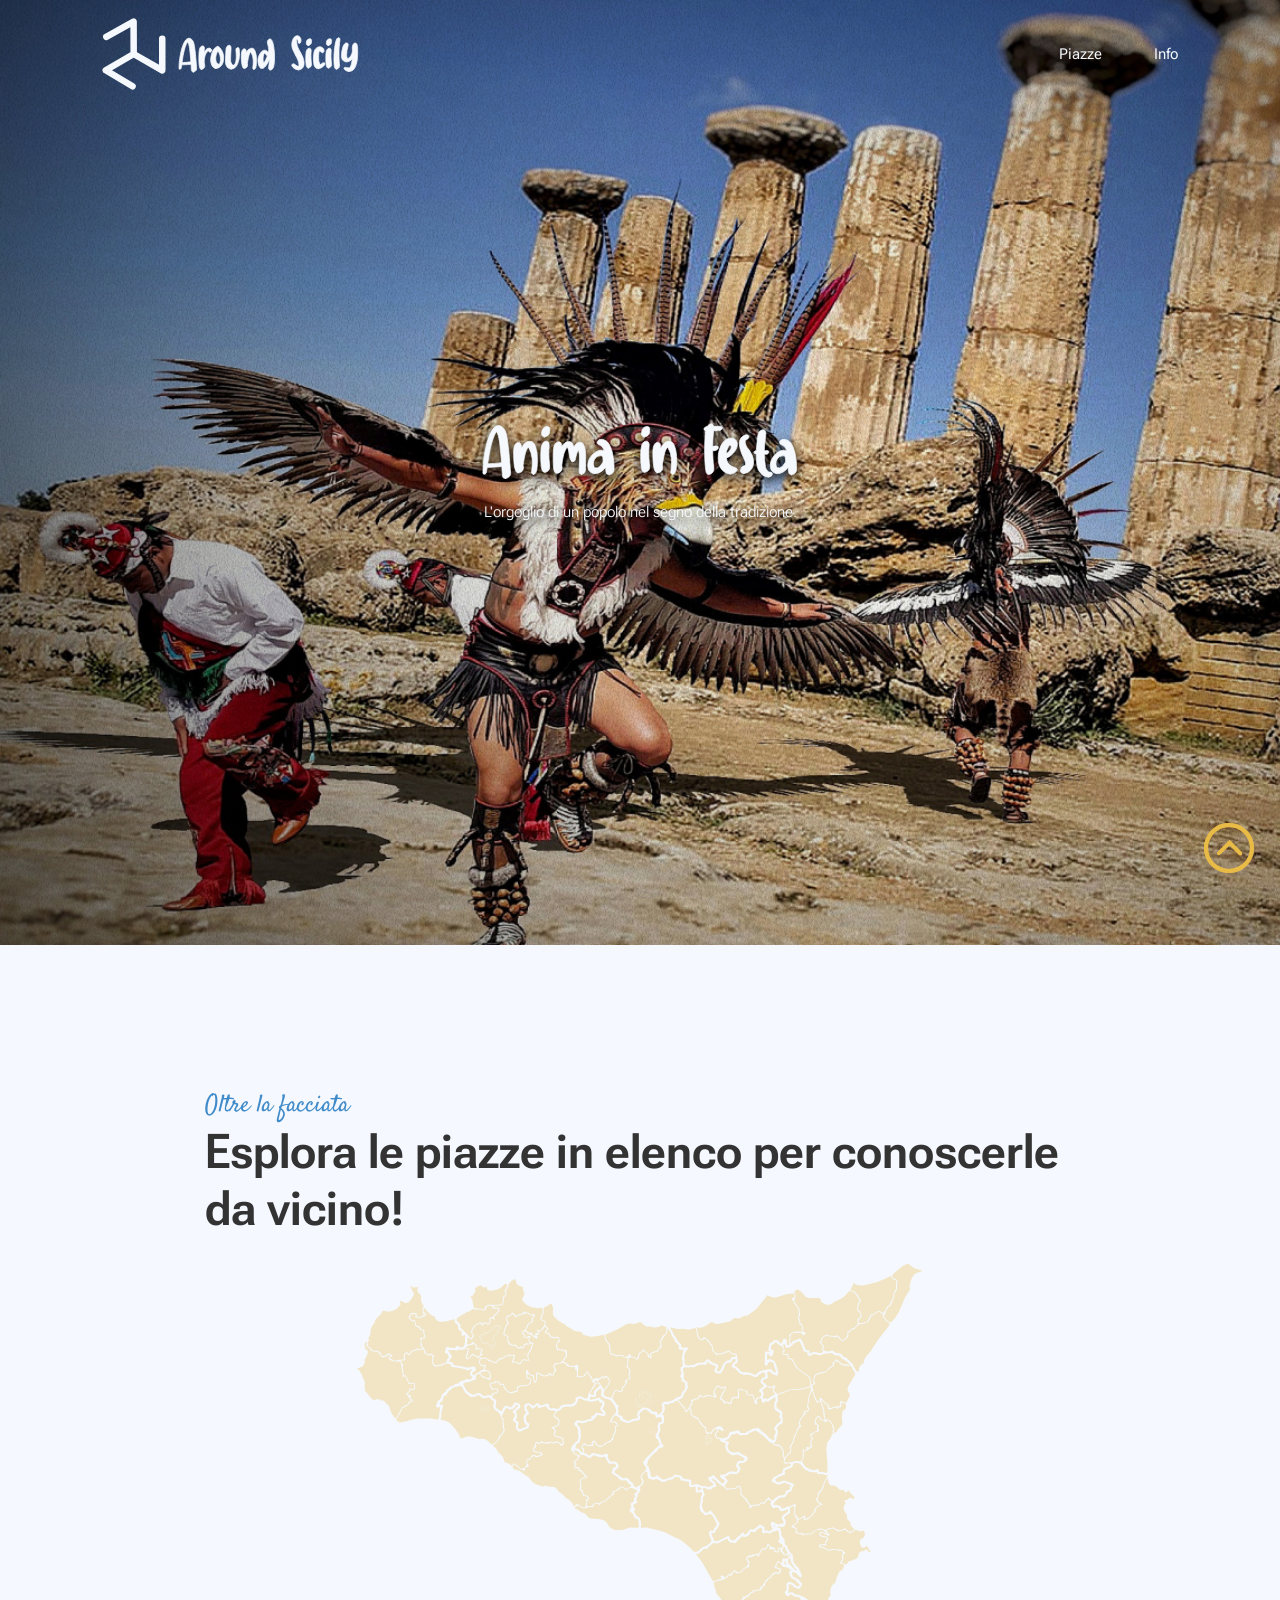
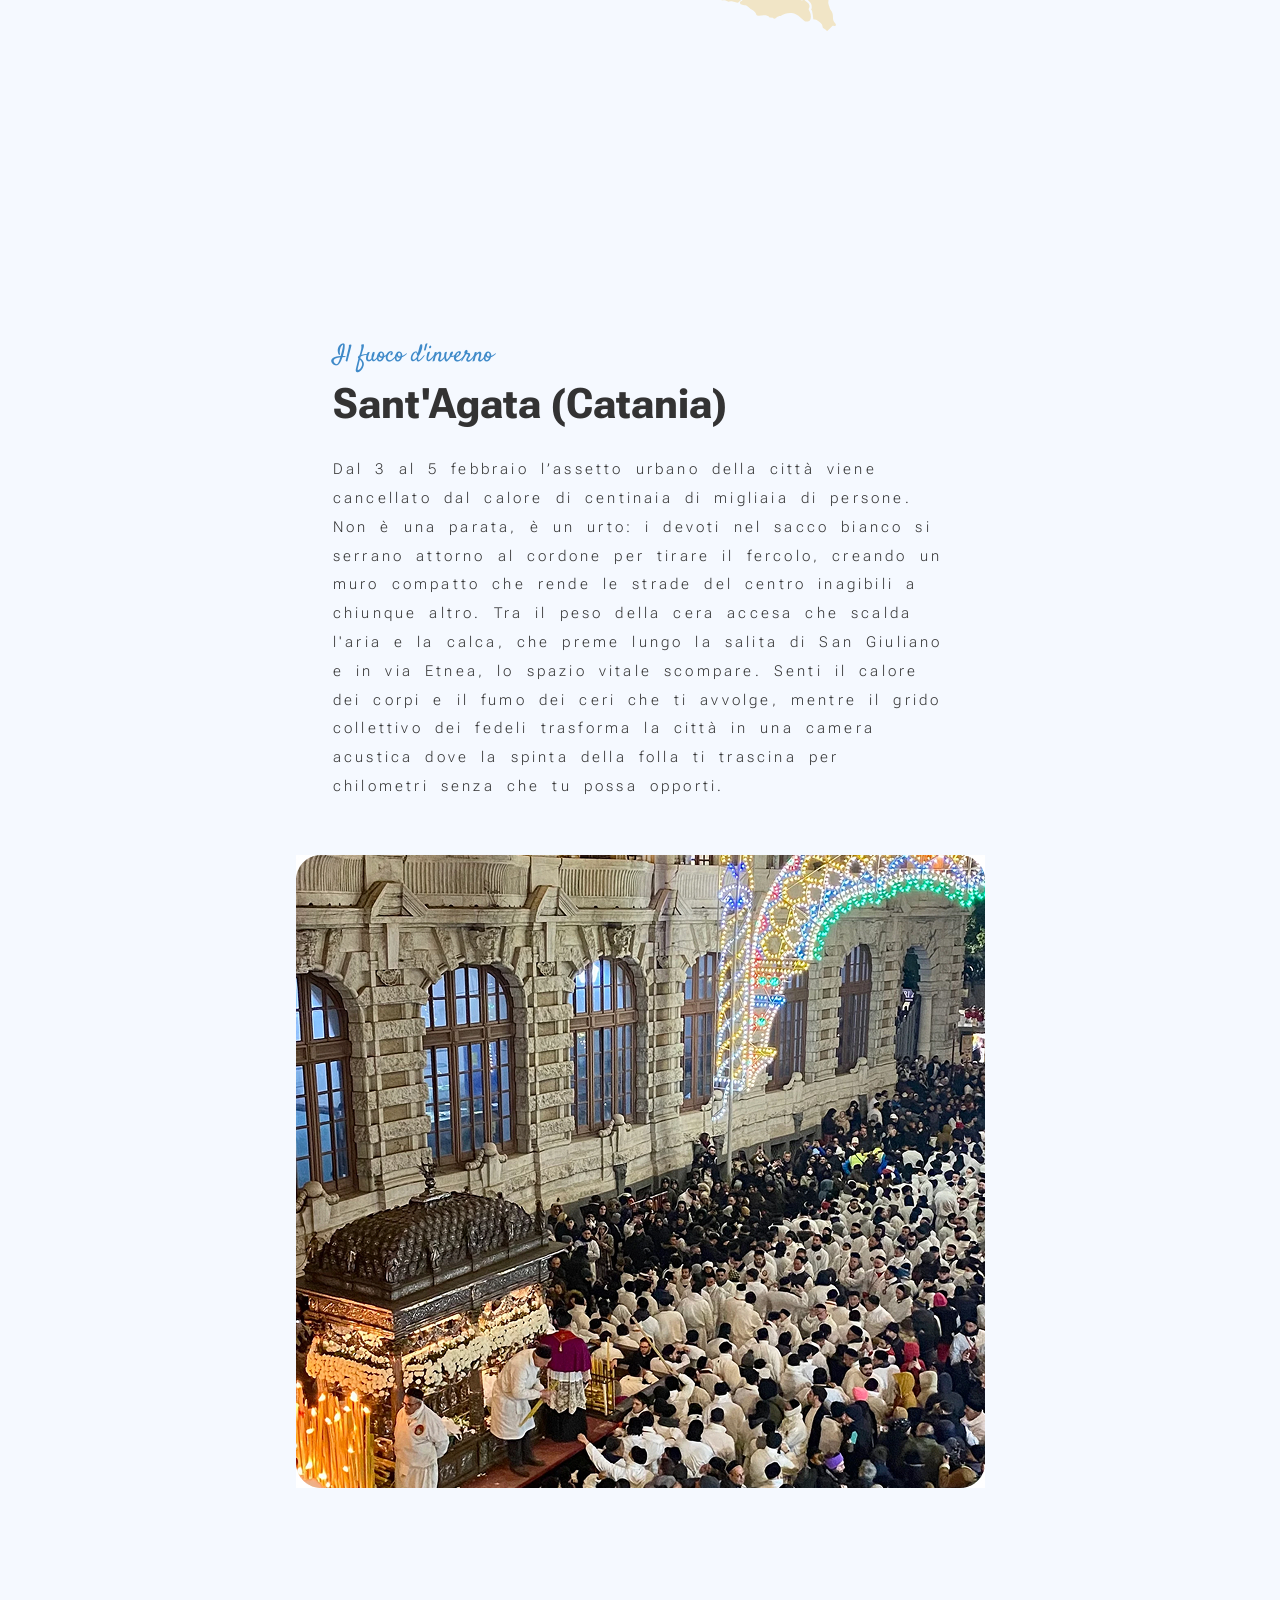
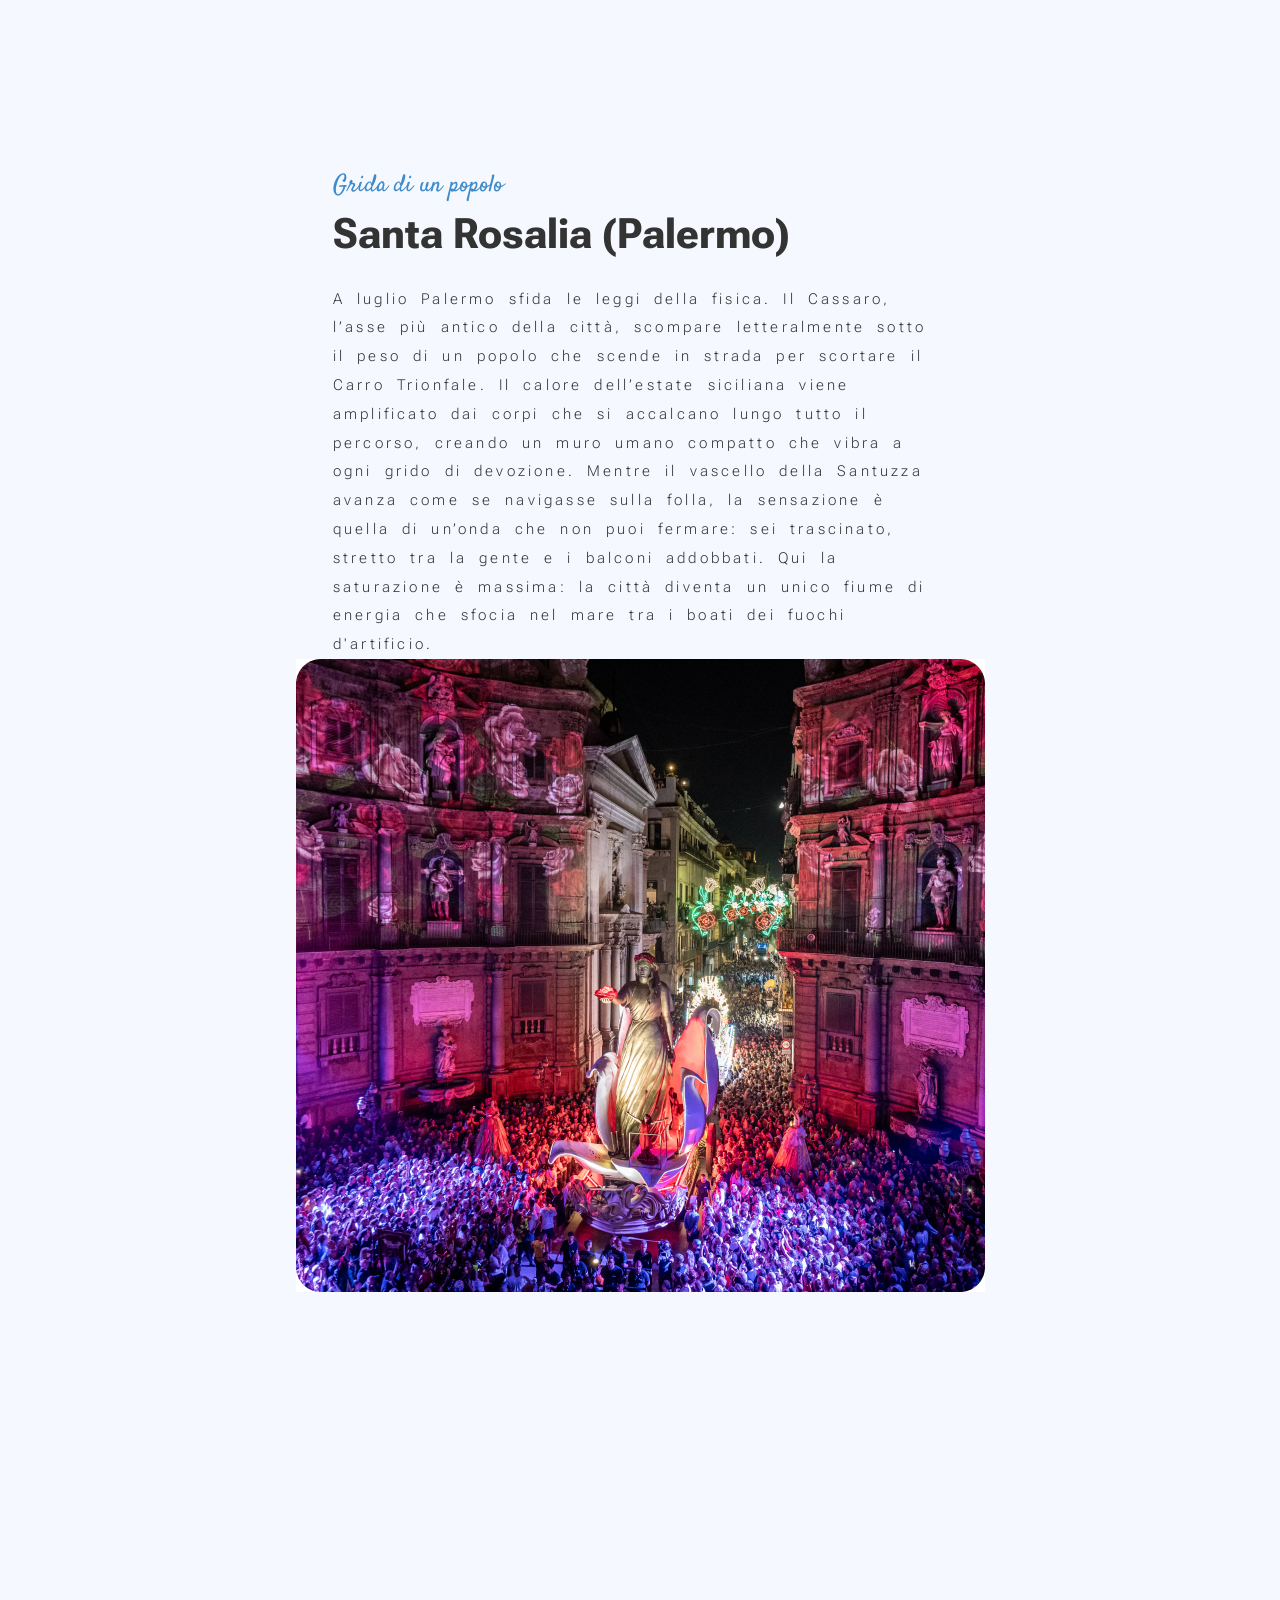
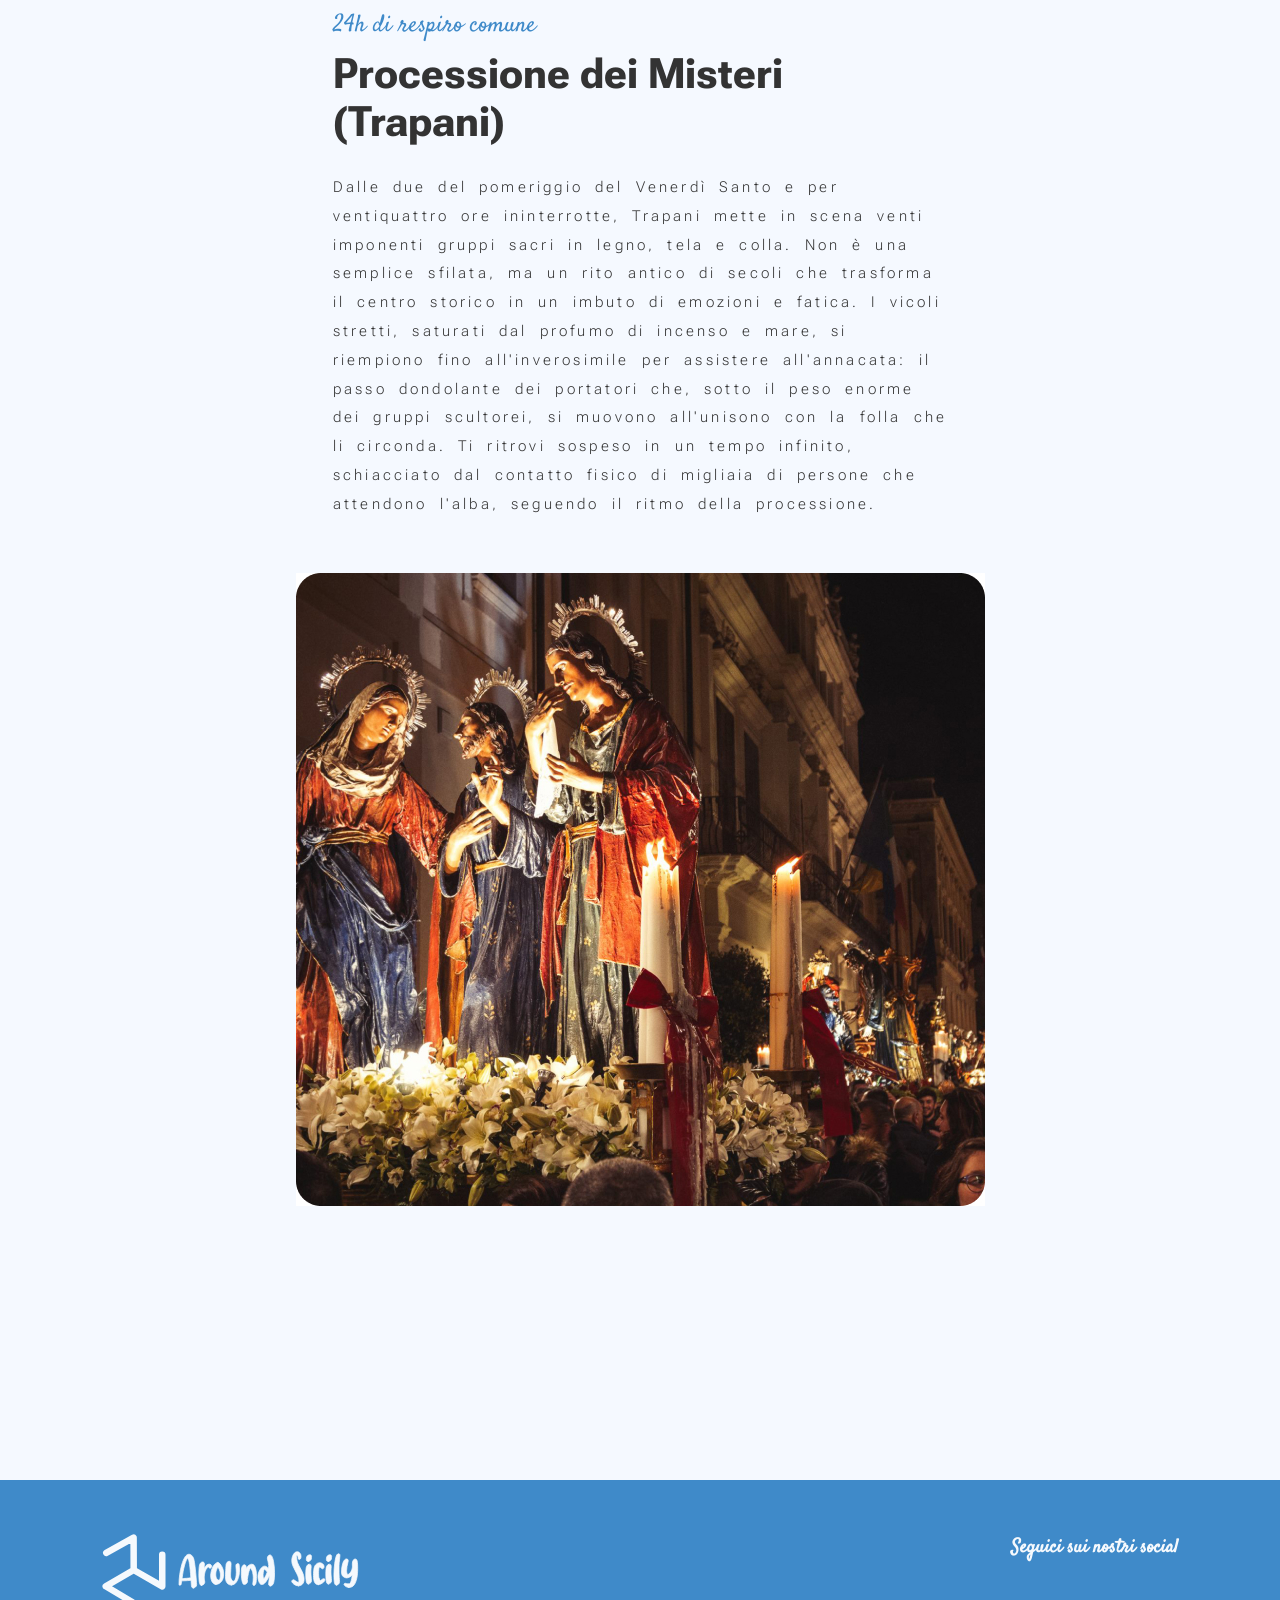
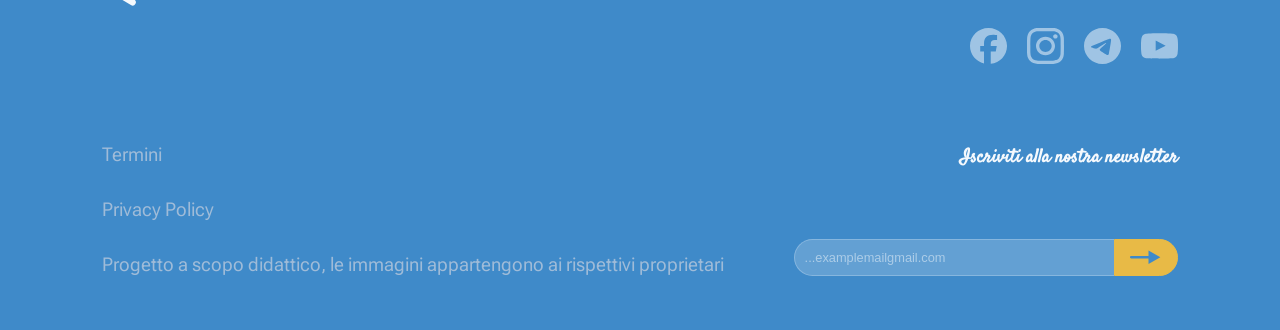
<file: eventi.html>
<!DOCTYPE html>
<html lang="it,en">
<head>
    <meta charset="UTF-8">
    <meta name="viewport" content="width=device-width, initial-scale=1.0">
    <link rel="stylesheet" href="style.css">
    <link rel="icon" type="image/png" sizes="32x32" href="favicon/favicon.png">
    <link rel="apple-touch-icon" sizes="180x180" href="favicon/apple-icon.png">
    <title>Around Sicily - Piazze</title>
</head>
<body>
   <nav>
        <div class="nav-left">
            <div class="Trademark">
        <?xml version="1.0" encoding="UTF-8"?>
<svg id="TM"  xmlns="http://www.w3.org/2000/svg" viewBox="0 0 75.36 84.96">
    <a href="index.html"><path d="M4.98,22.26L37.2,4.35l.12,38.15M37.32,42.49L4.35,61.67l31.62,18.94M37.32,42.49l33.69,19.31V24.6"/></a>
</svg>
    <svg id="AS" viewBox="0 0 245 50" xmlns="http://www.w3.org/2000/svg">
        <a href="index.html"><path d="M4.16 36.764C4.40267 36.6947 5.02667 36.6427 6.032 36.608C8.49333 36.5387 11.8907 36.244 16.224 35.724C15.6 27.6467 15.0107 21.6147 14.456 17.628C13.832 12.844 12.948 9.88 11.804 8.736C11.7 8.736 11.2147 9.516 10.348 11.076C9.516 12.6013 8.528 15.392 7.384 19.448C6.24 23.4693 5.16533 29.2413 4.16 36.764ZM19.708 49.556C18.4253 49.556 17.628 49.0707 17.316 48.1C17.004 47.1293 16.8133 45.3787 16.744 42.848L16.484 39.156C13.0867 39.4333 10.1227 39.624 7.592 39.728C5.096 39.832 3.81333 39.884 3.744 39.884C3.36267 42.0333 3.15467 43.4547 3.12 44.148C3.05067 44.6333 2.808 45.032 2.392 45.344C1.976 45.656 1.54267 45.812 1.092 45.812C0.364 45.812 -3.46452e-07 45.4307 -3.46452e-07 44.668C-3.46452e-07 40.5427 0.312 36.1053 0.936 31.356C1.59467 26.572 2.51333 22.0827 3.692 17.888C4.90533 13.6587 6.344 10.192 8.008 7.488C9.70667 4.784 11.596 3.432 13.676 3.432C14.8893 3.432 16.016 3.88267 17.056 4.784C18.1307 5.68533 19.032 6.968 19.76 8.632C20.4187 10.4 21.008 13.2253 21.528 17.108C22.4293 23.66 23.2267 31.9453 23.92 41.964L24.128 45.084C24.128 46.3667 23.608 47.424 22.568 48.256C21.5627 49.1227 20.6093 49.556 19.708 49.556ZM30.7852 46.02H30.2652C29.4332 46.02 28.7572 45.2227 28.2372 43.628C27.5092 41.2707 27.1452 36.7987 27.1452 30.212C27.1452 27.508 27.2666 24.804 27.5092 22.1C27.7866 18.772 28.3586 16.6227 29.2252 15.652C30.1959 14.5427 31.2186 13.988 32.2932 13.988C32.7092 13.988 33.1252 14.092 33.5412 14.3H33.4892C33.6626 14.3693 33.8532 14.5253 34.0612 14.768C34.3039 15.0107 34.4599 15.2707 34.5292 15.548C34.7372 16.2413 34.8412 16.7267 34.8412 17.004C34.8412 17.316 34.8066 17.6627 34.7372 18.044C34.6332 18.7027 34.4946 20.3147 34.3212 22.88C34.7026 22.1867 35.1359 21.476 35.6212 20.748C37.3546 18.2173 39.2266 16.952 41.2372 16.952C42.1732 16.952 42.9879 17.2467 43.6812 17.836C44.4092 18.3907 44.7732 19.0493 44.7732 19.812C44.7732 20.3667 44.5479 20.9733 44.0972 21.632C43.6812 22.2907 43.0919 22.62 42.3292 22.62C41.9479 22.62 41.6359 22.4987 41.3932 22.256C41.1852 21.9787 40.9946 21.6147 40.8212 21.164L40.0932 20.748C40.0239 20.748 39.9372 20.7653 39.8332 20.8C39.7639 20.8347 39.6946 20.8867 39.6252 20.956C39.5559 20.9907 39.4519 21.0773 39.3132 21.216C39.1746 21.32 39.0359 21.4587 38.8972 21.632C37.3026 23.5387 36.2106 25.4627 35.6212 27.404C35.0666 29.3107 34.6679 31.72 34.4252 34.632C34.5639 36.0187 34.6679 37.1107 34.7372 37.908C34.8412 38.6707 34.9279 39.312 34.9972 39.832C35.1012 40.3173 35.1879 40.872 35.2572 41.496C35.2572 42.5013 34.8239 43.5067 33.9572 44.512C33.0906 45.5173 32.0332 46.02 30.7852 46.02ZM53.8253 39.052L53.7733 39C53.7733 39.0347 53.7906 39.052 53.8253 39.052ZM54.2933 39.156C54.6746 39.0867 54.9173 38.9653 55.0213 38.792C55.1599 38.584 55.3159 38.376 55.4893 38.168C56.1479 37.0933 56.5466 35.0653 56.6853 32.084C56.6853 31.0093 56.6159 30.108 56.4773 29.38C55.8533 25.6707 54.6919 22.88 52.9933 21.008C52.2653 22.3947 51.6759 23.764 51.2253 25.116L51.0173 25.636V25.74L51.1213 25.48V25.584C50.8093 25.9653 50.5146 27.6467 50.2373 30.628C50.2373 32.4307 50.3759 33.6787 50.6533 34.372C50.6533 34.476 50.6706 34.5453 50.7053 34.58C50.7746 35.0307 51.0866 35.7933 51.6413 36.868C52.2306 37.6653 52.9239 38.3587 53.7213 38.948C53.8599 39.0867 54.0506 39.156 54.2933 39.156ZM50.4453 44.668C47.9493 44.668 46.0773 43.2467 44.8293 40.404C43.7893 38.116 43.2693 35.62 43.2693 32.916C43.2693 31.2867 43.5293 29.276 44.0493 26.884C44.6039 24.4573 45.4359 22.204 46.5453 20.124C47.6893 18.0093 49.1279 16.5187 50.8613 15.652C51.3466 14.924 52.0919 14.56 53.0973 14.56C53.5479 14.56 54.1893 14.9067 55.0213 15.6C55.8879 16.2933 56.7719 17.3333 57.6733 18.72C58.6093 20.072 59.4066 21.736 60.0653 23.712C60.7239 25.6533 61.0533 27.872 61.0533 30.368C61.0533 34.84 60.0479 38.2893 58.0373 40.716C55.8533 43.3507 53.3226 44.668 50.4453 44.668ZM71.4557 45.552C69.9651 45.552 68.5437 45.084 67.1917 44.148C64.7304 42.484 63.4997 39.2253 63.4997 34.372C63.4997 33.54 63.6211 30.7147 63.8637 25.896C64.0717 21.32 64.2451 18.512 64.3837 17.472C64.5917 16.3627 65.0597 15.3573 65.7877 14.456C66.5504 13.5547 67.5384 13.104 68.7517 13.104C69.3411 13.104 69.8611 13.312 70.3117 13.728C70.9011 14.5947 71.1957 15.5133 71.1957 16.484L71.0917 19.24C70.7104 26.7973 70.5197 31.0613 70.5197 32.032C70.5197 33.8 70.6411 35.048 70.8837 35.776L71.2997 37.076C71.7157 38.1853 72.2704 39.0867 72.9637 39.78L73.0157 39.832C73.2584 39.9707 73.4317 40.0747 73.5357 40.144C73.6744 40.2133 74.0211 40.248 74.5757 40.248C74.7144 40.2133 74.8184 40.1787 74.8877 40.144C74.9917 40.1093 75.0957 40.0747 75.1997 40.04C75.3037 40.0053 75.4944 39.884 75.7717 39.676C77.5051 37.388 78.3717 33.5747 78.3717 28.236C78.3717 27.0573 78.3197 25.8093 78.2157 24.492C78.1117 23.14 78.0077 21.944 77.9037 20.904C77.8344 19.864 77.7997 19.188 77.7997 18.876C77.7997 18.0787 78.1117 17.4373 78.7357 16.952C79.3944 16.432 80.0011 16.172 80.5557 16.172C81.3184 16.172 81.8557 16.6227 82.1677 17.524C82.5491 19.9507 82.7397 22.412 82.7397 24.908C82.7397 29.9 81.8904 34.3893 80.1917 38.376C78.1811 43.16 75.2691 45.552 71.4557 45.552ZM102.494 45.864C101.385 45.864 100.83 45.24 100.83 43.992C100.83 43.576 100.9 42.9867 101.038 42.224C101.316 40.5947 101.489 38.168 101.558 34.944C101.558 32.9333 101.264 30.7493 100.674 28.392C100.674 27.6293 99.9984 25.948 98.6464 23.348L98.6984 23.296C98.6638 23.296 98.6118 23.2613 98.5424 23.192C98.5078 23.088 98.4731 23.036 98.4384 23.036L97.8664 22.412C97.3464 22.932 96.8438 23.764 96.3584 24.908C95.4224 27.0573 94.4518 31.3907 93.4464 37.908C93.6544 38.636 93.7584 39.3987 93.7584 40.196C93.7584 41.548 93.2904 42.64 92.3544 43.472C91.4184 44.304 90.4304 44.72 89.3904 44.72C89.3211 44.7547 89.1998 44.772 89.0264 44.772C88.1251 44.772 87.3624 43.8533 86.7384 42.016C85.7331 39.2427 85.2304 34.2507 85.2304 27.04C85.2304 24.44 85.4731 22.4813 85.9584 21.164C86.4438 19.8467 87.0158 18.9627 87.6744 18.512C88.3331 18.0613 88.9571 17.836 89.5464 17.836C91.1758 17.836 92.0424 19.6213 92.1464 23.192C92.9784 21.216 93.8971 19.7947 94.9024 18.928C95.9424 18.0613 96.8784 17.5413 97.7104 17.368C98.5771 17.16 99.1144 17.056 99.3224 17.056C101.021 17.1253 102.217 17.7147 102.91 18.824C103.638 19.9333 104.158 21.112 104.47 22.36C105.094 24.336 105.493 26.104 105.666 27.664C105.84 29.224 105.926 31.2 105.926 33.592C105.926 38.376 105.649 41.6173 105.094 43.316C104.54 45.0147 103.673 45.864 102.494 45.864ZM115.971 37.284L117.687 34.684C119.247 31.564 120.253 29.2413 120.703 27.716C120.461 27.3693 120.097 26.9187 119.611 26.364C119.126 25.8093 118.606 25.3067 118.051 24.856C117.497 24.3707 117.011 24.0933 116.595 24.024C116.353 24.1627 116.006 24.9427 115.555 26.364C115.278 27.7853 115.07 29.484 114.931 31.46C114.931 32.9507 115.07 34.216 115.347 35.256C115.659 36.504 115.867 37.18 115.971 37.284ZM124.863 46.748C124.135 46.748 123.546 46.488 123.095 45.968C122.645 45.448 122.419 44.8413 122.419 44.148C122.419 43.7667 122.489 43.0907 122.627 42.12C123.078 40.04 123.407 36.8333 123.615 32.5C123.442 32.9507 123.026 33.8173 122.367 35.1C120.461 38.8093 118.762 41.3747 117.271 42.796C116.405 43.94 115.313 44.616 113.995 44.824L113.319 44.928C112.175 44.928 111.257 44.46 110.563 43.524C109.87 42.588 109.333 41.4787 108.951 40.196C108.57 38.9133 108.293 37.6653 108.119 36.452C107.981 35.2387 107.911 34.3547 107.911 33.8C107.911 31.824 108.362 29.744 109.263 27.56C110.165 25.376 111.309 23.5213 112.695 21.996C114.082 20.4707 115.538 19.708 117.063 19.708C117.861 19.708 118.606 19.9333 119.299 20.384C119.993 20.8347 120.582 21.3027 121.067 21.788C121.553 22.2387 121.882 22.568 122.055 22.776C122.437 20.5573 122.645 19.1707 122.679 18.616C122.09 15.288 121.674 13.2427 121.431 12.48C121.397 12.3413 121.327 12.064 121.223 11.648C121.154 11.232 121.067 10.7467 120.963 10.192C120.859 9.63733 120.807 9.152 120.807 8.736C120.807 7.176 121.379 5.96267 122.523 5.096C123.182 4.64534 123.858 4.42 124.551 4.42C126.527 4.42 128.087 7.384 129.231 13.312C130.167 18.2347 130.635 23.3133 130.635 28.548C130.635 33.1587 130.427 36.7987 130.011 39.468C129.63 42.1027 129.006 43.9747 128.139 45.084C127.307 46.1933 126.215 46.748 124.863 46.748ZM163.283 46.644C161.584 46.644 160.042 46.228 158.655 45.396C157.268 44.5987 156.159 43.7147 155.327 42.744C154.53 41.7733 154.131 41.028 154.131 40.508C154.131 39.884 154.408 39.3467 154.963 38.896C155.518 38.4107 156.055 38.168 156.575 38.168C156.852 38.168 157.563 38.6187 158.707 39.52C160.718 41.0453 162.156 41.808 163.023 41.808C163.335 41.808 163.491 41.756 163.491 41.652C163.526 41.548 163.595 41.4267 163.699 41.288C163.942 40.8027 164.063 40.3347 164.063 39.884C163.924 37.4227 163.37 35.0827 162.399 32.864C161.463 30.6453 160.354 28.4267 159.071 26.208C157.823 23.9547 156.696 21.6667 155.691 19.344C154.686 16.9867 154.183 14.5253 154.183 11.96C154.183 10.2267 154.495 8.44133 155.119 6.604C155.778 4.732 156.662 3.172 157.771 1.924C158.915 0.641333 160.215 -2.38419e-07 161.671 -2.38419e-07C163.058 -2.38419e-07 164.271 0.624 165.311 1.872C166.351 3.08533 166.871 4.64534 166.871 6.552C166.871 9.18667 166.022 10.504 164.323 10.504C163.699 10.504 163.3 10.2787 163.127 9.828C162.988 9.37734 162.902 8.84 162.867 8.216C162.832 7.55734 162.694 6.916 162.451 6.292C162.243 5.63334 161.775 5.11334 161.047 4.732C160.77 5.46 160.631 6.06667 160.631 6.552L160.579 7.228L161.463 12.74C161.879 14.82 163.266 17.9053 165.623 21.996C166.49 23.5213 167.322 25.0987 168.119 26.728C170.06 30.6453 171.031 34.2507 171.031 37.544C171.031 40.56 170.251 42.8307 168.691 44.356C167.166 45.8813 165.363 46.644 163.283 46.644ZM176.981 44.044C176.565 44.044 176.131 43.9573 175.681 43.784C174.121 43.16 173.341 38.688 173.341 30.368C173.341 25.9307 173.635 22.6547 174.225 20.54L175.005 19.084C175.802 17.732 176.859 17.056 178.177 17.056C179.875 17.056 180.725 18.1827 180.725 20.436C180.725 21.0947 180.673 21.892 180.569 22.828C180.43 24.2147 180.361 25.8613 180.361 27.768C180.361 30.3333 180.534 33.176 180.881 36.296C181.054 37.4053 181.141 38.5147 181.141 39.624C181.141 40.6987 180.881 41.5653 180.361 42.224C179.841 42.848 179.251 43.316 178.593 43.628C177.934 43.9053 177.397 44.044 176.981 44.044ZM176.721 13.26C174.953 13.26 174.069 12.376 174.069 10.608C174.069 7.86934 174.814 5.99734 176.305 4.992C177.137 4.472 177.969 4.212 178.801 4.212C180.43 4.212 181.245 5.02667 181.245 6.656C181.245 7.00267 181.193 7.488 181.089 8.112C181.089 8.32 181.106 8.476 181.141 8.58C181.141 10.0013 180.621 11.1453 179.581 12.012C178.575 12.844 177.622 13.26 176.721 13.26ZM191.385 36.348L191.333 35.984L191.385 36.348ZM190.449 45.032C188.023 45.032 186.324 43.9747 185.353 41.86C184.383 39.7107 183.897 36.556 183.897 32.396C183.897 28.7907 184.053 26.0347 184.365 24.128C184.781 21.216 185.631 19.1187 186.913 17.836C188.543 15.964 190.345 15.028 192.321 15.028C193.743 15.028 195.095 15.548 196.377 16.588C197.695 17.628 198.353 18.8413 198.353 20.228L198.301 21.06C198.301 21.58 198.059 22.1 197.573 22.62C197.123 23.1053 196.603 23.348 196.013 23.348C195.389 23.348 194.939 23.0187 194.661 22.36C194.419 22.1867 194.245 22.0307 194.141 21.892C193.968 21.6493 193.153 21.2853 191.697 20.8C191.143 23.0533 190.865 26.104 190.865 29.952C190.865 32.3093 191.021 34.3547 191.333 36.088C191.333 36.712 191.923 37.804 193.101 39.364L193.257 39.416C193.881 39.104 194.332 38.844 194.609 38.636C194.609 38.532 195.008 38.2027 195.805 37.648C196.637 37.0933 197.313 36.816 197.833 36.816C198.977 36.816 199.549 37.336 199.549 38.376C199.549 39.3467 198.995 40.352 197.885 41.392C196.811 42.432 195.545 43.2987 194.089 43.992C192.668 44.6853 191.455 45.032 190.449 45.032ZM204.403 44.044C203.987 44.044 203.553 43.9573 203.103 43.784C201.543 43.16 200.763 38.688 200.763 30.368C200.763 25.9307 201.057 22.6547 201.647 20.54L202.427 19.084C203.224 17.732 204.281 17.056 205.599 17.056C207.297 17.056 208.147 18.1827 208.147 20.436C208.147 21.0947 208.095 21.892 207.991 22.828C207.852 24.2147 207.783 25.8613 207.783 27.768C207.783 30.3333 207.956 33.176 208.303 36.296C208.476 37.4053 208.563 38.5147 208.563 39.624C208.563 40.6987 208.303 41.5653 207.783 42.224C207.263 42.848 206.673 43.316 206.015 43.628C205.356 43.9053 204.819 44.044 204.403 44.044ZM204.143 13.26C202.375 13.26 201.491 12.376 201.491 10.608C201.491 7.86934 202.236 5.99734 203.727 4.992C204.559 4.472 205.391 4.212 206.223 4.212C207.852 4.212 208.667 5.02667 208.667 6.656C208.667 7.00267 208.615 7.488 208.511 8.112C208.511 8.32 208.528 8.476 208.563 8.58C208.563 10.0013 208.043 11.1453 207.003 12.012C205.997 12.844 205.044 13.26 204.143 13.26ZM215.323 45.604C214.803 45.604 214.318 45.4827 213.867 45.24C213.451 44.9973 213.087 44.408 212.775 43.472C212.498 42.536 212.272 41.0627 212.099 39.052C211.926 37.0067 211.839 34.216 211.839 30.68C211.839 26.0347 212.203 21.0427 212.931 15.704C213.694 9.91467 214.682 6.06667 215.895 4.16C216.484 3.224 217.282 2.756 218.287 2.756C219.05 2.756 219.518 2.99867 219.691 3.484C219.864 3.93467 219.986 4.576 220.055 5.408C220.055 5.89333 219.726 8.97867 219.067 14.664C218.859 16.7787 218.755 19.7773 218.755 23.66C218.755 29.692 218.946 34.5453 219.327 38.22C219.466 39.0867 219.535 39.9187 219.535 40.716C219.535 41.8253 219.292 42.744 218.807 43.472C218.322 44.1653 217.75 44.6853 217.091 45.032C216.467 45.4133 215.878 45.604 215.323 45.604ZM232.269 48.828C231.056 48.828 229.929 48.5507 228.889 47.996C227.884 47.4413 227.069 46.852 226.445 46.228C225.856 45.604 225.561 45.1707 225.561 44.928C225.561 44.6507 225.7 44.2867 225.977 43.836C226.289 43.3853 226.74 43.16 227.329 43.16C228.924 43.6453 230.103 43.888 230.865 43.888C231.351 43.888 231.819 43.8707 232.269 43.836C232.72 43.8013 232.98 43.784 233.049 43.784C233.257 43.68 233.431 43.5587 233.569 43.42L234.453 42.172L235.025 40.768C235.788 38.792 236.429 35.7587 236.949 31.668C236.915 31.668 236.897 31.6853 236.897 31.72C236.655 32.032 236.169 32.5173 235.441 33.176C234.748 33.8 233.847 34.4067 232.737 34.996C231.628 35.5507 230.363 35.828 228.941 35.828C228.144 35.828 227.451 35.6893 226.861 35.412C223.741 34.3027 222.181 31.72 222.181 27.664C222.181 23.504 222.719 19.6733 223.793 16.172C225.111 11.9427 226.896 9.828 229.149 9.828C229.635 9.828 230.12 10.0187 230.605 10.4C231.125 10.7813 231.385 11.44 231.385 12.376C231.385 13.1387 231.264 13.7973 231.021 14.352C229.877 18.4773 229.253 22.2213 229.149 25.584C229.149 28.1147 229.548 29.848 230.345 30.784L230.865 31.044C231.385 31.044 231.975 30.784 232.633 30.264C233.569 29.432 234.419 28.3573 235.181 27.04C236.048 25.2373 236.499 24.128 236.533 23.712C236.741 23.0533 236.949 22.1 237.157 20.852L237.001 16.692C237.001 14.3 237.4 12.584 238.197 11.544C238.995 10.504 239.896 9.984 240.901 9.984C242.323 9.984 243.241 10.9547 243.657 12.896C244.073 14.8373 244.281 18.1827 244.281 22.932C244.281 28.236 243.935 32.5 243.241 35.724C242.063 41.236 240.381 44.9107 238.197 46.748C237.435 47.4067 236.932 47.7707 236.689 47.84C236.447 47.944 236.152 48.048 235.805 48.152C235.493 48.256 235.06 48.3947 234.505 48.568C233.951 48.7413 233.205 48.828 232.269 48.828Z"/>
        </a>
    </svg>
        </div>
            </div>
    <div class="nav-right">
<ul>
    <a href="piazze.html"><li>Piazze</li></a>
    <a href="info.html"><li>Info</li></a>
</ul>
    </div>
    </nav>
<header style="background-image: url(IMGs/Hero/eventi.jpg);">
    <svg viewBox="0 0 440 83" xmlns="http://www.w3.org/2000/svg">
        <path d="M10.5602 54.776C10.9429 54.6667 11.9269 54.5847 13.5122 54.53C17.3936 54.4207 22.7509 53.956 29.5842 53.136C28.6002 40.3987 27.6709 30.8867 26.7962 24.6C25.8122 17.056 24.4182 12.382 22.6142 10.578C22.4502 10.578 21.6849 11.808 20.3182 14.268C19.0062 16.6733 17.4482 21.074 15.6442 27.47C13.8402 33.8113 12.1456 42.9133 10.5602 54.776ZM35.0782 74.948C33.0556 74.948 31.7982 74.1827 31.3062 72.652C30.8142 71.1213 30.5136 68.3607 30.4042 64.37L29.9942 58.548C24.6369 58.9853 19.9629 59.286 15.9722 59.45C12.0362 59.614 10.0136 59.696 9.90424 59.696C9.30291 63.0853 8.97491 65.3267 8.92024 66.42C8.81091 67.1853 8.42824 67.814 7.77224 68.306C7.11624 68.798 6.43291 69.044 5.72224 69.044C4.57424 69.044 4.00024 68.4427 4.00024 67.24C4.00024 60.7347 4.49224 53.7373 5.47624 46.248C6.51491 38.704 7.96357 31.6247 9.82224 25.01C11.7356 18.3407 14.0042 12.874 16.6282 8.60999C19.3069 4.34599 22.2862 2.21399 25.5662 2.21399C27.4796 2.21399 29.2562 2.92466 30.8962 4.34599C32.5909 5.76732 34.0122 7.78999 35.1602 10.414C36.1989 13.202 37.1282 17.6573 37.9482 23.78C39.3696 34.112 40.6269 47.1773 41.7202 62.976L42.0482 67.896C42.0482 69.9187 41.2282 71.586 39.5882 72.898C38.0029 74.2647 36.4996 74.948 35.0782 74.948ZM73.4562 69.126C71.7068 69.126 70.8322 68.142 70.8322 66.174C70.8322 65.518 70.9415 64.5887 71.1602 63.386C71.5975 60.8167 71.8708 56.99 71.9802 51.906C71.9802 48.7353 71.5155 45.2913 70.5862 41.574C70.5862 40.3713 69.5202 37.72 67.3882 33.62L67.4702 33.538C67.4155 33.538 67.3335 33.4833 67.2242 33.374C67.1695 33.21 67.1148 33.128 67.0602 33.128L66.1582 32.144C65.3382 32.964 64.5455 34.276 63.7802 36.08C62.3042 39.4693 60.7735 46.3027 59.1882 56.58C59.5162 57.728 59.6802 58.9307 59.6802 60.188C59.6802 62.32 58.9422 64.042 57.4662 65.354C55.9902 66.666 54.4322 67.322 52.7922 67.322C52.6828 67.3767 52.4915 67.404 52.2182 67.404C50.7968 67.404 49.5942 65.9553 48.6102 63.058C47.0248 58.6847 46.2322 50.8127 46.2322 39.442C46.2322 35.342 46.6148 32.2533 47.3802 30.176C48.1455 28.0987 49.0475 26.7047 50.0862 25.994C51.1248 25.2833 52.1088 24.928 53.0382 24.928C55.6075 24.928 56.9742 27.7433 57.1382 33.374C58.4502 30.258 59.8988 28.0167 61.4842 26.65C63.1242 25.2833 64.6002 24.4633 65.9122 24.19C67.2788 23.862 68.1262 23.698 68.4542 23.698C71.1328 23.8073 73.0188 24.7367 74.1122 26.486C75.2602 28.2353 76.0802 30.094 76.5722 32.062C77.5562 35.178 78.1848 37.966 78.4582 40.426C78.7315 42.886 78.8682 46.002 78.8682 49.774C78.8682 57.318 78.4308 62.4293 77.5562 65.108C76.6815 67.7867 75.3148 69.126 73.4562 69.126ZM89.2963 66.256C88.6403 66.256 87.9569 66.1193 87.2463 65.846C84.7863 64.862 83.5563 57.81 83.5563 44.69C83.5563 37.6927 84.0209 32.5267 84.9503 29.192L86.1803 26.896C87.4376 24.764 89.1049 23.698 91.1823 23.698C93.8609 23.698 95.2003 25.4747 95.2003 29.028C95.2003 30.0667 95.1183 31.324 94.9543 32.8C94.7356 34.9867 94.6263 37.5833 94.6263 40.59C94.6263 44.6353 94.8996 49.118 95.4463 54.038C95.7196 55.7873 95.8563 57.5367 95.8563 59.286C95.8563 60.9807 95.4463 62.3473 94.6263 63.386C93.8063 64.37 92.8769 65.108 91.8383 65.6C90.7996 66.0373 89.9523 66.256 89.2963 66.256ZM88.8863 17.712C86.0983 17.712 84.7043 16.318 84.7043 13.53C84.7043 9.21133 85.8796 6.25933 88.2303 4.67399C89.5423 3.85399 90.8543 3.44399 92.1663 3.44399C94.7356 3.44399 96.0203 4.72866 96.0203 7.29799C96.0203 7.84466 95.9383 8.60999 95.7743 9.59399C95.7743 9.92199 95.8016 10.168 95.8563 10.332C95.8563 12.5733 95.0363 14.3773 93.3963 15.744C91.8109 17.056 90.3076 17.712 88.8863 17.712ZM139.481 69.044C137.349 69.044 136.283 67.7867 136.283 65.272L136.775 47.56C136.775 42.312 136.283 38.212 135.299 35.26C133.659 38.212 132.566 41.3827 132.019 44.772C131.746 46.6853 131.308 48.3527 130.707 49.774C130.16 51.1407 129.012 51.824 127.263 51.824C126.115 51.824 125.35 51.1133 124.967 49.692C124.147 49.1453 123.409 46.658 122.753 42.23C122.097 36.7087 121.113 33.128 119.801 31.488L119.965 31.324L119.637 31.488C117.942 34.276 116.548 37.2553 115.455 40.426C114.088 45.838 113.268 50.02 112.995 52.972L112.421 56.58C112.694 57.892 112.831 59.204 112.831 60.516C112.831 62.7573 112.038 64.534 110.453 65.846C108.868 67.158 107.392 67.814 106.025 67.814C104.713 67.814 103.647 67.322 102.827 66.338C102.062 65.2993 101.488 63.2493 101.105 60.188C100.777 57.072 100.613 52.3707 100.613 46.084C100.613 37.556 101.105 32.0073 102.089 29.438C103.838 26.158 105.888 24.518 108.239 24.518C109.606 24.518 110.59 25.092 111.191 26.24C111.792 27.3333 112.093 28.5087 112.093 29.766L112.011 31.734C114.854 26.5953 118.106 24.026 121.769 24.026C124.776 24.026 126.826 25.5567 127.919 28.618C128.575 30.422 128.903 31.5427 128.903 31.98C129.996 29.9027 131.09 28.372 132.183 27.388C133.331 26.404 134.37 25.7753 135.299 25.502C136.228 25.2287 136.939 25.092 137.431 25.092C139.672 25.092 141.34 26.1853 142.433 28.372C143.581 30.504 144.346 33.128 144.729 36.244C145.112 39.3053 145.303 42.23 145.303 45.018C145.303 47.7513 145.248 50.266 145.139 52.562C145.084 54.8033 145.057 57.1813 145.057 59.696L145.139 61.172C145.139 66.42 143.253 69.044 139.481 69.044ZM159.853 60.598C160.236 60.5433 160.564 60.516 160.837 60.516C161.111 60.516 161.275 60.4887 161.329 60.434C161.384 60.3247 161.466 60.2427 161.575 60.188C161.739 60.1333 162.395 59.778 163.543 59.122C163.762 59.0127 164.5 58.302 165.757 56.99C167.179 55.2407 168.053 53.9833 168.381 53.218C168.6 52.7807 168.764 52.5347 168.873 52.48C169.147 51.7693 169.283 50.8673 169.283 49.774C169.283 48.626 169.147 47.5053 168.873 46.412C168.655 45.264 168.381 44.526 168.053 44.198C167.507 43.9247 166.823 43.788 166.003 43.788C164.965 43.788 163.926 43.9247 162.887 44.198C161.849 44.4167 161.193 44.608 160.919 44.772C157.585 47.7787 155.917 50.8947 155.917 54.12C155.917 55.2133 156.027 56.1153 156.245 56.826C156.573 58.0287 156.901 58.9033 157.229 59.45C157.612 59.942 158.487 60.3247 159.853 60.598ZM177.483 69.782C175.078 69.782 173.657 68.4427 173.219 65.764C173.055 64.616 172.919 62.6207 172.809 59.778C168.108 65.4633 163.106 68.306 157.803 68.306C155.234 68.306 152.993 67.3493 151.079 65.436C149.166 63.5227 148.209 60.6253 148.209 56.744C148.209 51.6053 150.205 46.8767 154.195 42.558C158.186 38.1847 162.45 35.998 166.987 35.998C168.245 35.998 169.557 36.2713 170.923 36.818C170.486 35.506 169.939 34.3307 169.283 33.292C167.917 31.4333 166.933 30.34 166.331 30.012C165.785 29.684 165.156 29.356 164.445 29.028C162.095 27.9347 160.919 26.7593 160.919 25.502C160.919 24.5727 161.411 23.616 162.395 22.632C163.434 21.5933 164.828 21.074 166.577 21.074C169.912 21.074 172.673 22.222 174.859 24.518C177.046 26.7593 178.768 29.6293 180.025 33.128C181.337 36.572 182.294 40.2073 182.895 44.034C183.551 47.806 183.961 51.332 184.125 54.612C184.289 57.892 184.371 60.3793 184.371 62.074C184.371 64.0967 183.907 65.682 182.977 66.83C182.048 67.9233 181.037 68.6887 179.943 69.126C178.85 69.5633 178.03 69.782 177.483 69.782ZM226.71 66.256C226.054 66.256 225.371 66.1193 224.66 65.846C222.2 64.862 220.97 57.81 220.97 44.69C220.97 37.6927 221.435 32.5267 222.364 29.192L223.594 26.896C224.852 24.764 226.519 23.698 228.596 23.698C231.275 23.698 232.614 25.4747 232.614 29.028C232.614 30.0667 232.532 31.324 232.368 32.8C232.15 34.9867 232.04 37.5833 232.04 40.59C232.04 44.6353 232.314 49.118 232.86 54.038C233.134 55.7873 233.27 57.5367 233.27 59.286C233.27 60.9807 232.86 62.3473 232.04 63.386C231.22 64.37 230.291 65.108 229.252 65.6C228.214 66.0373 227.366 66.256 226.71 66.256ZM226.3 17.712C223.512 17.712 222.118 16.318 222.118 13.53C222.118 9.21133 223.294 6.25933 225.644 4.67399C226.956 3.85399 228.268 3.44399 229.58 3.44399C232.15 3.44399 233.434 4.72866 233.434 7.29799C233.434 7.84466 233.352 8.60999 233.188 9.59399C233.188 9.92199 233.216 10.168 233.27 10.332C233.27 12.5733 232.45 14.3773 230.81 15.744C229.225 17.056 227.722 17.712 226.3 17.712ZM264.923 69.126C263.174 69.126 262.299 68.142 262.299 66.174C262.299 65.518 262.408 64.5887 262.627 63.386C263.064 60.8167 263.338 56.99 263.447 51.906C263.447 48.7353 262.982 45.2913 262.053 41.574C262.053 40.3713 260.987 37.72 258.855 33.62L258.937 33.538C258.882 33.538 258.8 33.4833 258.691 33.374C258.636 33.21 258.582 33.128 258.527 33.128L257.625 32.144C256.805 32.964 256.012 34.276 255.247 36.08C253.771 39.4693 252.24 46.3027 250.655 56.58C250.983 57.728 251.147 58.9307 251.147 60.188C251.147 62.32 250.409 64.042 248.933 65.354C247.457 66.666 245.899 67.322 244.259 67.322C244.15 67.3767 243.958 67.404 243.685 67.404C242.264 67.404 241.061 65.9553 240.077 63.058C238.492 58.6847 237.699 50.8127 237.699 39.442C237.699 35.342 238.082 32.2533 238.847 30.176C239.612 28.0987 240.514 26.7047 241.553 25.994C242.592 25.2833 243.576 24.928 244.505 24.928C247.074 24.928 248.441 27.7433 248.605 33.374C249.917 30.258 251.366 28.0167 252.951 26.65C254.591 25.2833 256.067 24.4633 257.379 24.19C258.746 23.862 259.593 23.698 259.921 23.698C262.6 23.8073 264.486 24.7367 265.579 26.486C266.727 28.2353 267.547 30.094 268.039 32.062C269.023 35.178 269.652 37.966 269.925 40.426C270.198 42.886 270.335 46.002 270.335 49.774C270.335 57.318 269.898 62.4293 269.023 65.108C268.148 67.7867 266.782 69.126 264.923 69.126ZM314.661 69.208C313.294 69.208 312.283 68.7433 311.627 67.814C311.19 67.2127 310.971 66.666 310.971 66.174L310.561 64.534C310.452 64.3153 310.151 61.6093 309.659 56.416C309.167 51.168 308.921 44.2527 308.921 35.67C308.921 24.4633 309.468 15.6073 310.561 9.10199C309.522 8.93799 308.757 8.55532 308.265 7.95399C307.992 7.62599 307.855 7.29799 307.855 6.96999C307.855 6.09532 308.347 5.32999 309.331 4.67399C310.315 3.96332 311.244 3.60799 312.119 3.60799L312.447 3.52599C313.212 2.32332 314.06 1.44866 314.989 0.90199C315.918 0.300658 316.82 -8.22544e-06 317.695 -8.22544e-06C319.39 -8.22544e-06 320.62 1.06599 321.385 3.19799L329.995 3.11599C330.487 3.11599 330.842 3.17066 331.061 3.27999C331.28 3.38933 331.471 3.47132 331.635 3.52599C332.674 3.90866 333.193 4.50999 333.193 5.32999C333.193 5.82199 333.002 6.34132 332.619 6.88799C332.236 7.37999 331.826 7.81733 331.389 8.19999C331.006 8.52799 330.706 8.69199 330.487 8.69199C330.378 8.69199 330.323 8.63732 330.323 8.52799C330.05 8.74666 329.722 8.91066 329.339 9.01999C328.956 9.07466 327.426 9.12932 324.747 9.18399H321.221C320.401 17.4387 319.964 24.5453 319.909 30.504L321.959 30.34C323.216 30.176 324.173 30.094 324.829 30.094C325.54 30.094 326.196 30.2853 326.797 30.668C327.398 31.0507 327.699 31.5973 327.699 32.308C327.699 32.8547 327.562 33.4013 327.289 33.948C327.016 34.44 326.688 34.8227 326.305 35.096C325.54 35.752 324.829 36.162 324.173 36.326C323.517 36.49 322.615 36.6267 321.467 36.736L319.909 36.818C320.182 46.2207 320.592 52.6167 321.139 56.006C321.412 58.1927 321.549 60.27 321.549 62.238C321.549 64.2607 320.784 65.928 319.253 67.24C317.777 68.552 316.246 69.208 314.661 69.208ZM338.758 40.508C340.398 39.4147 341.491 38.5947 342.038 38.048C343.131 36.736 343.814 35.834 344.088 35.342L344.416 34.932C344.689 34.3307 344.908 33.8933 345.072 33.62C345.236 33.3467 345.372 32.718 345.482 31.734C345.372 30.6407 345.154 29.93 344.826 29.602C344.552 29.274 344.006 29.0827 343.186 29.028L341.956 30.422L339.742 35.342C339.578 35.3967 339.359 36.1893 339.086 37.72C338.867 39.2507 338.758 40.18 338.758 40.508ZM344.17 68.798C344.115 68.798 343.514 68.6887 342.366 68.47C341.218 68.306 339.824 67.8687 338.184 67.158C336.544 66.3927 334.904 65.2173 333.264 63.632C331.678 61.992 330.312 59.778 329.164 56.99C328.07 54.1473 327.524 50.5393 327.524 46.166C327.524 39.77 329.054 33.8113 332.116 28.29C335.505 22.2767 339.933 19.27 345.4 19.27C346.657 19.27 347.942 19.598 349.254 20.254C350.566 20.8553 351.659 21.812 352.534 23.124C353.408 24.3813 353.846 25.994 353.846 27.962C353.846 30.75 352.998 33.5107 351.304 36.244C349.664 38.9227 347.696 41.2187 345.4 43.132C343.104 44.9907 340.917 46.166 338.84 46.658C339.222 49.0633 339.796 51.086 340.562 52.726C341.983 55.7327 344.552 57.8373 348.27 59.04C350.128 59.6413 351.194 60.0787 351.468 60.352L352.534 60.762C353.299 61.1447 353.682 61.664 353.682 62.32C353.682 63.9053 352.643 65.3813 350.566 66.748C348.543 68.1147 346.411 68.798 344.17 68.798ZM362.988 67.896C359.817 67.896 358.232 66.5567 358.232 63.878C358.232 63.0033 358.533 61.9373 359.134 60.68C360.173 58.6027 362.113 57.4273 364.956 57.154C365.065 56.4433 365.12 55.842 365.12 55.35C365.12 53.6553 364.983 52.6713 364.71 52.398V52.316C364.71 51.4413 363.89 49.364 362.25 46.084C360.501 42.476 359.107 38.8953 358.068 35.342C357.084 31.734 356.592 28.9733 356.592 27.06C356.592 24.3267 357.139 22.058 358.232 20.254C359.38 18.45 360.719 17.1107 362.25 16.236C363.781 15.3067 365.12 14.842 366.268 14.842C368.619 14.842 369.794 15.7713 369.794 17.63C369.794 19.1607 368.783 20.3907 366.76 21.32C366.159 21.7027 365.749 21.9487 365.53 22.058C365.366 22.1673 365.257 22.2767 365.202 22.386C365.147 22.4407 365.065 22.5227 364.956 22.632C364.901 22.7413 364.819 23.37 364.71 24.518C364.71 25.01 364.71 25.2833 364.71 25.338C364.765 25.338 364.792 25.42 364.792 25.584C364.792 25.6933 364.874 26.24 365.038 27.224C365.585 29.192 366.323 30.832 367.252 32.144C367.416 32.1987 368.209 33.21 369.63 35.178C373.949 41.1367 376.108 46.8493 376.108 52.316C376.108 55.924 375.343 58.876 373.812 61.172C372.281 63.468 370.477 65.1627 368.4 66.256C366.377 67.3493 364.573 67.896 362.988 67.896ZM396.341 72.898C392.35 72.898 388.906 71.176 386.009 67.732L383.139 63.55C382.975 63.1127 382.756 62.7027 382.483 62.32C380.733 58.3293 379.859 51.2773 379.859 41.164C377.891 41 376.907 40.3987 376.907 39.36C376.907 37.72 377.945 36.736 380.023 36.408C380.296 30.9413 380.843 25.2287 381.663 19.27C382.045 12.1633 384.533 8.41866 389.125 8.03599C389.835 8.03599 390.519 8.19999 391.175 8.52799C391.885 8.85599 392.377 9.45733 392.651 10.332C392.924 11.152 393.061 12.054 393.061 13.038C393.061 14.4047 392.787 16.974 392.241 20.746C391.749 24.518 391.284 29.7933 390.847 36.572C391.229 36.6267 391.639 36.654 392.077 36.654L393.635 36.572C395.985 36.572 397.161 37.2007 397.161 38.458C397.161 39.0593 396.915 39.6607 396.423 40.262C395.985 40.8633 395.466 41.2733 394.865 41.492C394.263 41.656 393.607 41.738 392.897 41.738L390.847 41.656C391.065 46.1933 391.53 50.922 392.241 55.842C392.405 57.7553 392.569 59.0947 392.733 59.86C392.951 60.6253 393.307 61.5273 393.799 62.566C395.22 64.37 396.149 65.3267 396.587 65.436C396.696 65.4907 396.86 65.6 397.079 65.764C397.352 65.8733 397.543 65.9553 397.653 66.01H397.817V66.092C398.527 66.2013 399.265 66.2833 400.031 66.338C401.343 66.502 401.999 67.322 401.999 68.798C401.944 69.6727 401.616 70.438 401.015 71.094C400.468 71.8047 399.785 72.2693 398.965 72.488C398.145 72.7613 397.27 72.898 396.341 72.898ZM410.818 60.598C411.201 60.5433 411.529 60.516 411.802 60.516C412.076 60.516 412.24 60.4887 412.294 60.434C412.349 60.3247 412.431 60.2427 412.54 60.188C412.704 60.1333 413.36 59.778 414.508 59.122C414.727 59.0127 415.465 58.302 416.722 56.99C418.144 55.2407 419.018 53.9833 419.346 53.218C419.565 52.7807 419.729 52.5347 419.838 52.48C420.112 51.7693 420.248 50.8673 420.248 49.774C420.248 48.626 420.112 47.5053 419.838 46.412C419.62 45.264 419.346 44.526 419.018 44.198C418.472 43.9247 417.788 43.788 416.968 43.788C415.93 43.788 414.891 43.9247 413.852 44.198C412.814 44.4167 412.158 44.608 411.884 44.772C408.55 47.7787 406.882 50.8947 406.882 54.12C406.882 55.2133 406.992 56.1153 407.21 56.826C407.538 58.0287 407.866 58.9033 408.194 59.45C408.577 59.942 409.452 60.3247 410.818 60.598ZM428.448 69.782C426.043 69.782 424.622 68.4427 424.184 65.764C424.02 64.616 423.884 62.6207 423.774 59.778C419.073 65.4633 414.071 68.306 408.768 68.306C406.199 68.306 403.958 67.3493 402.044 65.436C400.131 63.5227 399.174 60.6253 399.174 56.744C399.174 51.6053 401.17 46.8767 405.16 42.558C409.151 38.1847 413.415 35.998 417.952 35.998C419.21 35.998 420.522 36.2713 421.888 36.818C421.451 35.506 420.904 34.3307 420.248 33.292C418.882 31.4333 417.898 30.34 417.296 30.012C416.75 29.684 416.121 29.356 415.41 29.028C413.06 27.9347 411.884 26.7593 411.884 25.502C411.884 24.5727 412.376 23.616 413.36 22.632C414.399 21.5933 415.793 21.074 417.542 21.074C420.877 21.074 423.638 22.222 425.824 24.518C428.011 26.7593 429.733 29.6293 430.99 33.128C432.302 36.572 433.259 40.2073 433.86 44.034C434.516 47.806 434.926 51.332 435.09 54.612C435.254 57.892 435.336 60.3793 435.336 62.074C435.336 64.0967 434.872 65.682 433.942 66.83C433.013 67.9233 432.002 68.6887 430.908 69.126C429.815 69.5633 428.995 69.782 428.448 69.782Z"/>
    </svg>
<p>L'orgoglio di un popolo nel segno della tradizione.</p>
</header>
        <section class="sect-1">
        <div class="head">
            <h2>Oltre la facciata</h2>
            <h1>Esplora le piazze in elenco per conoscerle da vicino!</h1>
        </div>
        <div class="text-map">
            <div class="map">
               <?xml version="1.0" encoding="UTF-8"?>
        <svg id="Layer_2" data-name="Layer 2" xmlns="http://www.w3.org/2000/svg" viewBox="0 0 678.79 440.48">
      <path class="cls-1" d="M424.67,254.92c-.69.45-3.25.63-3.25,1.47-.02,5.18,6.92,5.8,6.65,8.7-2.1.05-2.99.79-3.96,1.91-.6.7-2.86.76-3.68.28-1.93-1.14-3.72-.91-5.83-.86-2.76.07-5.67-3.12-8.66-2.26-1.59.46-3.19,1.26-5.12.78l.29-5.02c.09-1.58-4.42-1.33-8.28-2.37l-2.26-.61c-.5-.13-.47-1.76-.85-2.14-1.34-.95-3.78-1.23-5.57-1.58-2.09-.41-3.77-.39-4.93,1.61-.79,1.36-2.2.95-3.4,1.28-6.85,1.87-8.89,4.38-11.58.7l-2.63-1.68c-.41-.7-1.59-1.94-2.19-1.58-1.38,1.73-2.96,3.04-5.32,2.08-.34-.14-1.33-.36-1.39-.7l-.28-1.44c-.27-1.42-.45-2.85-.49-4.24-.35-.68-1.56-2.15-1.6-2.96,1.02-4.95-5.18-4.21-1.48-7.63-.75-2.5,1.02-4.36,2.32-5.89,1.17-1.37,2.16-2.78,3.53-3.95l2.84-2.42c.61-.52,1.96-1.64,2.35-2.3,2.96-5.77,7.58-2.63,7.86-6.18l-2.71-3.42c-.68-.86-.71-1.91-.69-3.24.04-2.75-5.36-3.74-.42-11.16l.05-3.05c-.95-1.57-1.21-4.2.8-4.84.91-.29,2.29-.6,2.81-1.09,1.48-1.4.08-5.78,1.12-8.94l-2.63-1.33,2.4-3.82c1.26-2,.57-5.59.18-7.88.02-.53,1.33-1.37,1.82-1.26,3.95,1.89,2.56-1.53,9.37-1.54.87-.42,2.32-2.96,3.36-2.22,1.14.82,1.58,1.32,3.08,1.29l1.26,2.56c1.09.9,2.16,1.96,3.1,3.1,4.48,5.42,1.44,4.6,3.48,6.05.45.32,1.78.25,2.13-.19l2.45-3.16c2.33.32.76,4.78,2.5,7.65,1.22,2.01,3.8,2.98,5.92,3.8,3.32,1.28,4.08,5.8,4.97,6.69l3.7,3.68,2.03,1.06c.02,2.19.36,4.42,1.04,6.28l3.7.71c.72.14,1.87.35,2.41.13,1.69-.67,2.84-6.92,6.45-5.45.55.23,1.44,1.69,1,2.11-2.43,1.53-4.24,4.55-2.16,7.06l2.39,2.88,3.01-1.09.02,2.5c2.93,3.43,9.11,2.08,6.69,5.39-1.95,2.67.71,3.86,1.65,7.88,7.2,5.38,4.27,4.98,13.06,3.5l4.1,2.55c1.25.77,2.36,1.45,3.86,2.16.37.19.04,1.63-.4,2.19-1.67,2.1-4.7-1.07-8.22,2.8-1.22,1.34-1.92,4.55-1.01,6,.25.39,1.81.82,1.76,1.27-.13,1.3-1.33,3.5-2.3,4.17-.5.34-1.91-.39-2.52-.63-.52-.21-1.77.03-2.4.02-2.75-.04-4.53.74-6.72,2.27-4.45,3.12-6.37.46-7.31,1.87-.31.46-.14,1.41.16,1.88l1.55,2.42c1.3.23,3.67.97,3.77,2.39.07,1.01-1.36,3.24-2.34,3.38-1.27.18-2.75-1.35-3.56-2.14l-3.42-3.36c-.92-.91-2.63-2.12-3.11-3.49-.18-.5-1.57-1.1-1.99-.83l-2.29,1.48ZM425.81,213.13c.45-.9.8-2.2.43-2.96-.3-.62-1.28-1.19-2.25-1.76-1.12-.66-1.85-2.14-2.86-3.38s-3.77,3.15-3.56,3.57c.3.59.86,1.52,1.36,2.33l-.68,5.68c.31.6,2.17.56,2.54.01,2.22-3.28,3.68-.82,5.02-3.5Z"/>
      <path class="cls-1" d="M494.26,126.39c-9,2.15-10.02.42-15.97,6.88-1.4-.46-3.21-1.27-4.6-1.98-4.06-2.08-7.1-.37-12.4-1.78l-3.74-4.1c-3.46-3.79-4.42-2.11-4.68-4.02-.33-2.45,4.57-1.23,3.83-5.65l-.88-5.28c-.12-.72-.29-1.6-.44-2.22-.36-1.47-4.69.69-8.23-3.67-.23-.28-1.05-.88-1.32-.73l-1.53.87c-.66.37-2.3.55-3.2.69-1.45,1.57-3.23,1.9-5.4,1.96-2.82.08-4.8-.24-6.86-2.16-1.24-1.16-1.39-2.3-1.72-3.88l-.95-4.46-2.15-1.65c-1.21-2.91-3.19-5.01-5.92-6.36-.42-.21-1.2-1.29-1.62-1.12-1.74.73-1.54,2.77-2.87,2.73-3.48-.12-5.46-7.07-5.19-10.64l-1.53-4.68c3.4,2.13,5.51,1.57,8.54.4,7.43-2.88,7.59-5.67,10.5-5.81,1.26-.06,2.23,3.56,10.11,1.79l10.62-2.39c1.41-.32,3.11-2.13,4.26-3.13,3.8-3.3,5.91,1.76,11.7-3.11,1.29-1.09,2.6-.74,4.13-.7,2.8.09,4.94-3.01,7.2-4.45,2.6-1.66,4.72-3.33,6.65-5.68l12.1-14.79c3.09,2.2,7.06,3.56,10.48,2.56l5.9-1.72,7.04-1.97c1.9-.53,4.58-.21,6.73-1.03.91-.35,2.3,1.74,2.37,2.71.07,1.04-.95,3.14-1.94,3.11s-1.85.19-1.96.49c1.71,1.45,1.96,2.96,2.9,4.82,1.23,2.44,3.61,4.3,4.88,7.83.74,2.07,2.5,7.11.22,8.72l-.15,3.62,1.61,1.77c-.88,2.16-.09,3.5,1.81,4.63,1.14.67,1.52,3.36,1.13,4.6-.57,1.83.28,3.02,1.29,4.86l-3.24-.93c-.71-.2-2.29-.46-3.02-.41l-3.37.25c-2.58.19-5.4,2.2-6.83,4.19.36,1.09,1.02,2.8.62,3.67-2.16,4.71.27,5.4-.16,7.63-.09.44-1.59.77-2.02.63-3.74-1.16.83-5.29-2.88-7.2-.83-.43-2.26-.49-2.71.63l-1.92,4.74c-2.43-.26-2.97-1.96-4.22-3.6-8.34-1.38-3.92,1.44-9.06,2.74-.99.25-1.66,1.97-1.65,3.09.04,3.25-1.87,4.49-1.08,5.34l1.88,2.02c-1.72,1.14-4.42-.84-5.49.12-.34.3-.43,1.22-.42,1.77l.04,4.72c.04,4.47-1.27,9.92,1.21,10.28s2.15-3.94,4.48-4.93c1.45-.62,3.49.95,4.37,1.81,1.27,1.24.84,3.41,1.37,4.93.75,2.19,1.81,3.79,2.11,6.82l-4.02-1.44c-.53-2.37-2.5-3.28-4.71-2.76Z"/>
      <path class="cls-1" d="M427.95,319.57c-.82,2-3.17-2.2-5.79,2.79.21,4.07,5.16,9.05,2.15,11.7l-5.29,4.65c-3.09-.14-4.82,1.34-6.88,3.26l-3.3,3.07-4.52.59-4.19-4.55c-4.23-4.59-9.16-8.32-14.55-11.58-1.36-.82-3.53-1.03-4.85-1.72l-8.41-4.38c-4.44-2.32-8.95-3.14-13.71-4.41l-8.98-2.39c-2.82-.75-6.08-.29-9.05.16l.12-5.08c.05-1.97-.31-3.48-.89-5.28-.74-2.33-2.41-2.81-4.3-4.01-1.36-.86-1.82-4.26-3.89-5.27,1.14-.91,1.89-1.35,2.14-1.89s-.34-2.05-.85-2.36c-1.71-1.04-1.77-4.5.22-5.15.98-.32,3.58-.75,3.22-2.06-.18-.67-1.12-1.95-1.37-2.6-.67-1.73,2.46-3.03,1.82-6.98,2.49-2.21,4.06-5.74,2.45-8.89l3.89-3.34.92-4.69c-.39-.29-1.4-.92-1.83-1.27-1.64-1.35-.13-4.11.73-5.51,1.33-2.17,3.01-3.71,5.79-2.79-1.35,3.13.43,3.28.46,7.31.94.94,3.53,1.16,5.13,1.56s2.61,1.07,4.06-.88l4.29,1.44c2.66,2.74,6,3.1,9.03.91,5.5-2.15,6.34.11,10.32-4.55l4.97.77c.69.11.96,1.89,1.17,2.58.4,1.31,2.43,1.36,3.76,1.08l2.95,1.11c1.04-.15,3.28.02,3.59.92.05,1.57-.33,4.01.44,5.16,2.36,1.11,4.76.53,7.3-.01l.28,6.91c2.39.6,4.05.14,6.67-.73.35.67.9,2.34,1.06,3.28-2.62,3.42-.81,2.98-2.26,10.34-2.01,10.16-1.21,1.88.59,10.05l3.08,2.07c.53,1.6,1.3,2.13,2.87,2.2,2.02.09,3.21-.15,4.94-1.67.82.61,2.56,1.95,3.27,2.67l5.08,9.4c.96,2.03-2.1,4.48-3.15,5.82-.33.42-.52,1.73-.72,2.22Z"/>
      <path class="cls-1" d="M228.95,266.79c-1.6-1.04-3.66-1.03-5.16-.27-2.5,1.27-3.81-.59-5.68-1.1-2.81-.77-5.94-1.41-8.29-4.45-7.44-9.6-3.66-4.4-7.47-7.19l-5.73-4.2c-1.81-1.33-3.1-2.54-5.59-2.47-2.08.06-4.37-1.55-4.41-3.82-.01-.79,1.22-2.44,1.92-2.9l4.85,3.25c.5,2.33,2.12,3.46,4.28,2.9l2.08,1.23c.35.21,1.42-.1,1.72-.37s-.05-1.12-.22-1.92l2.5-2.32c.41.05,1.55.53,1.75.24l.81-1.2c-1.4-1.63-2.88-3.78-2.03-6.02.31-.82,2.71-.96,3.38-1.47l2.91-3.64c.31-.39,1.66-1.02,2.04-.75.46.32,1.34.96,1.89,1.37,2.81.22,6.39-1.53,8.72-3.23l-2.74-2.76c-2.16.12-5.49.07-7.4-1.6-2.02-1.76,1.1-3.63,1.56-4.94.51-1.42-.9-4.08,1.54-4.84l.81,1.69c1.67.24,3.15-.54,4.54-1.57l4.06.98c1.86.45,3.56.41,5.56-.98l5.81.89,1.43-1.48c.35-.36,1.41.79,1.91.88l2.23.43c.59.11.76,1.74,1.24,2.18,1.53,1.24,5.3-.71,4.73-2.87-.42-1.62-1.7-2.8-.3-5.05-1.64-.78-3.5-1.86-4.99-2.23l-4.33-1.08c-.53-.13-1.53-.77-1.81-1.17-1.16-1.66,2.56-2.58,1.27-5.15l-1.83-3.68c2.75-1.07,4.76-2.1,6.34-3.64-.91-3.81,1.44-3.24-1.24-7.11-1.7-.12-2.65-1.24-3.12-2.26-.36-.36-1.55-.88-1.71-1.35-.19-.57.92-1.54,1.46-1.99l1.68-3.06c7.6-1.68,3.97-5.28,9.99-5.51l7.6-.3c2.29-.09,3.04-.52,4.45-2.02,1.81-1.92,2.78-3.56,3.23-6.47.31-1.95,3.59-1.09,4.82-.09,1.59,1.28,3.96,1.21,5.72,1.82,3.27,1.14,5.99,1.44,9.27.54l5.19-1.43c.25,1.11.51,2.42.87,2.92s1.98.08,2.73.13c2.78,3.33-4.2,6.47-1.16,9.46l3.7,3.63c-4.98,1.05-7.08-1.54-8.34-1.26-1.73.39-2.59,2.82-3.75,3.77-.7.14-2.4.07-2.7.65-.34.65-.31,1.82-.17,3.15-2.91.59-5.94,1.22-8.85,2.37-4.67,1.84-6.94-3.22-10.64,1.65-.51.67-1.21,1.68-1.11,2.3.13.76,1.07,2.03,1.67,2.43,3.93,2.64,2.77,8.17,2.8,8.38.28,1.79.76,3.6.39,5.37l-.81,3.93c-3.42,2.15-8.24,6.81-7.86,10.72.07.67,1.22,1.6,1.61,2.27,3.13,5.28,4.17,1.92,6.59,6.33-.34,3.72-5.12,4.07-5.11,6.01,0,1.48,2.76,2.43,1.29,3.8-1.38,1.29-.79,3.69.27,4.43.44.31,1.64-.24,2.07-.44l1.26-.6c.36-.17.69,1.11.69,1.51v2.53c1.93-.4,2.73-.3,3.7.86l5.28,6.29c-3.96.26-7.52,1.77-7.46,5.4.03,1.85,2.05,4.01.57,6.05-.42.58-1.08,2.03-.84,2.65,1.1,2.89,2.65-.46,4.19,8.25,2.54.08,4.6.51,6.47,2.84l-3.05,1.99c1,1.78.98,3.71-.07,5.69l-.12,3.18c-6.21,1.01-6.41-2.96-10.38-4.09-.99,1.57-2.3,2.57-3.95,2.8-4.66-10.58-8.52-7.36-11.22-11.91-1.35-2.28-3.76-2.95-5.55-4.4-2.47-2-3.59-6.23-7.35-6.65l-3.87-.44c-.88-.1-2.24.18-3.04-.35Z"/>
      <path class="cls-1" d="M571.05,423.61c-.2,8.35,5.44,6.41,2.87,10.76-.93-.19-2.36-.59-3.06-.42-.76.19-1.59,1.53-2.21,2.12l-4.61,4.41c-1.42-1.47-2.54-2.41-3.94-3.1-2.67-1.31.12-3.78-5.1-7.84-2.27-1.77-4.66-3.35-7.62-3.3.12-1.74-1.15-10.07-1.61-10.61l-.93-1.09c-.22-.25.61-1.1.68-1.56.29-1.81-.14-5.21-1.48-6.66-2.16-2.34-4.48-4.45-7.11-6.1-.99-.62-2.77-1.13-3.87-1.74l-3.72-2.06c-2.65.95-4.88.04-6.25-2.53-1.71-.35-3.6.24-6.12.84l1.18-6.41c.14-.76-.68-2.71-.36-3.41,1.94-1.33,4.68-.26,5.63,2.2l6.45,2.8c1.11.18,3.95-4.45,4.05-5.69.07-.78-1.33-1.94-1.75-2.63-2.07-3.37-4.74-5.12-8.6-6.17-1.09-.74-1.81-3.42-2.03-4.64l2.79-1.09c.94.5,2.8,1.51,3.5,2.28l2.57,2.86c.61.68,2.94,1.4,3.16.33.66-3.24-1.72-5.7-2.85-8.41l-.94-2.26c-1.79-.22-2.61-2.24-3.49-3.21-2.68-2.95-3.72-5.64-3.22-9.63.29-2.29-2.41-4.52-3.64-6.23-5.16-7.17-1.59-6.9-6.06-8.79l-.48-3.44c.04-.49.65-1.61.37-2l-1.24-1.74c-.92-1.29-1.71-2.32-2.8-3.6l-.38-3.83-1.13-5.21c-.22-1.01-2.5-.41-3.95.1,1.21-2.49,4.24-1.98,6.71-1.32,1.62.43,3.13-2,3.51-3.3.88-3.02.15-5.04-1.83-7.81,2.29-2.27,4.53-3.92,7.29-5.6l.32-6.83,4.93-2.02-.08,4.69.12,6.03c0,.45.2,1.62.31,2.01.1.37.8.34,1.37.5l1.93,5.27c-3.18,5.57-7.25,3.87-6.78,6.6.14.83,1.11,1.29,2.07,1.52l3.54.86c.05,2.02-1.85,2.73-1.17,4.44.18.45,1.52.66,1.91.97,1.66,1.3,3.62,1.73,5.67,1.01l1.24,1.54c.89,1.1,4.9-2.21,10.06-.88,2.25-2.84,7.73-5.87,11.27-5.96,2.59-.07,3.93.82,5.46,2.65.68.81,2.13,1.09,2.43,2.64l-5.41-2.27c-.66-.17-2.2-.06-2.81.24s-1.36,1.67-1.4,2.28c.74.94,2.09,2.55,2.99,3.07l5.66.84c.54.08,1.06,1.98.75,2.42s-.74.89-1.52,1.55c-2.54,2.17,2.01,3.95-1.5,4.18l-5.47.36c-.96.06-1.22,3.02-.45,3.63,1.2.94,3.54.2,4.78.74,2.27.99,4.21,2.21,6.44,3.4,3.04-1.38,6.72-2.28,10-1.03,4.83,1.84,4.75-.79,6.29,1.77l.91,1.5c.13.22-2.33,2.48-1,7.52l-2.78,4.78c1.92,1.83,2.42-1.43,5.35,3.39-1.18,1.58-1.71,2.69-2.37,4.66l-3.6,2.03c-1.95,3.65-3.61,7.58-4.4,11.62-.25,1.29-.44,1.62-1.62,2.45-2.98,2.08-4.83,6.05-5.1,9.68-.15,1.96,1.37,4.59-.24,6.24-.54.55-1.7,1.34-2.08,1.87-.44.6.46,2.33.27,3.14-.42,1.76-.41,3.68.37,5.41.9,2.01,1.11,4.35,2.49,6.15,1.84,2.39,2.55,5.02,2.48,8.07Z"/>
      <path class="cls-1" d="M318.82,186.07l.05-2.64c.01-.68-1.76-.95-2.41-1.27l-3.58-1.76c.76-1.6.99-2.5.72-3.76-1.18-5.51.16-3.01,0-6.78-.02-.5-1.81-.77-2.08-1.19l-3.63-5.57c-.29-.44-1.8-.9-1.7-1.37s.39-1.43.62-2.02l2.14-5.52c.31-.79,1.76-1.9,2.53-1.98,2.83-.28,1.66,2.93,5.98.81l1.39-.68c.29-.14,0-1.14,0-1.51l-.08-1.78c-.02-.47,1.3-.86,1.58-1.28,2.63-3.94,4.13-4.81,3.59-6.47l-.46-1.42c-.37-1.12,3.34-.86,4.27-2.44.54-.92.32-2.82-.24-3.64-.95-1.39-.31-2.02.22-3.31,1.05-2.54-.85-6.08-3.29-7.63.79-2.97,1.24-5.59.99-9.04l2.46-2.06c4.08,1.4,4-1.07,6.46,2.57.79.25,2.76.07,3.38-.24l.8-3.92c.3-1.45,1.13-2.88,2.25-3.63l3.08-2.05,4.54,3.32c.61.45.52,1.87.17,2.91l2.84,2.01c.73.52,2.78-1.44,2.32-2.18s-.93-1.59-1.15-2.08,1.12-1.31,1.69-1.5l4.99-1.58c1.44-.46,2.38-.51,2.76-2.27.77-3.53,3.65-.66,3.53-4.96-.04-1.56-.51-3.27-1.06-4.66l3.68-6.3c.8-1.38,3.57-3.12,3.83-4.59l.51-5.54c4.32,5.05,3.39,4.7,5.53,9.76.56,1.32,2.99,2.62,2.98,4.33-.02,4.23.62.82,4.06,5.11,3.11,3.88-.13,3.8,1.51,5.89.38.48,1.83.83,2.45.76l3.55-.41c-3.06,3.22-.35,3.89-3.12,10.46l1.16,2.47c-.26,2.39-.02,4.26.65,6.74-2.59.9-3.93,4.16-2.52,6.45,2.27,3.7-2.31,5.29-.44,7.01,3.03,2.8-.66,4.48,3.16,5.78,2.29.78,2.04,2.42,2.34,4.4.17,1.14.59,2.45-.01,3.48-3.1,5.27-3,2.21-4.6,7.52-1.22,4.05-3.7,2.45-4.61,3.02l-4.75,2.99c-3.73,2.34-2.5.43-7.59,2.95-2.23-2.03-4.98.58-6.44,2.14-1.27,1.36,3.02,4.5-.48,9.61-1.22,1.79-2.43,2.98-4.87,3.37l-.25-2.92c-1.27-1.24-3.25-1.16-4.75-.3-1-.82-2.5-1.83-3.45-2.73-2.97-2.82-7.86-4.04-11.24-.99l-2.8,2.53c-.91.82-1.7,3.21-1.84,4.5l1.18,4.07c-3.15.31-5.6.49-8.06,1.72-6.83,3.43-5.17-.04-10.4-.71ZM353.4,164.63l-1.97-2.49c1.68-1.05,2.59-1.95,2.41-3.66-.38-3.69-4.51-2.78-6.47-5.83-1.18-.3-3.53-.83-4.78-1.07-2.26-.43-2.98,2.48-3.5,3.89-.74,2-.89,3.02.86,4.74l-3.12.61c-.82.16-2.15.32-2.5.85-.58.88-1.65,5.11.31,7.86,1.01,1.42,2.16,2.59,3.44,2.73,1.87.21,3.12-.09,4.19-1.45,5.29-6.76,9.06-1.38,11.14-6.17Z"/>
      <path class="cls-1" d="M472.48,289.62c-.79-1.2-1.65-2.33-2.76-3.44l-1.09-2.61-2.63-2.83-4.58-4.41c-.6-.58.23-2.72.05-3.53l-1.36-6.02c-1.74-1.87-5.18-.22-6.34,2.01l-9.81.77-3.09-3.17,2.27-3.32c.42-.61,1.84-1.71,1.61-2.46-.54-1.77-2.2-3.86-3.99-5.01l6.55-3.75c4.22-.96,8.57,2.53,11.33-2.75.5-.95.92-2.21,1.2-3.32.54-2.17-1.33-2.5-1.94-3.59-1.11-1.97,2.03-3.86,3.82-3.55,4.49.78,7.23-4.52,7.14-5.96-.12-2.08-3.4-2.53-6.26-4.23l-3.96-2.35c-3.37-2-1.4.84-6.53.2-2.91-.36-5.69-1.86-7.01-4.99-.74-1.75-.85-3.16.28-4.87l.92-1.39c.21-.32-.49-1.52-.85-1.66l-4.45-1.75,4.33-1.8c1.53-.63,2.42-3.13,3.51-4.72.71-1.04,2.75-.57,3.86-.86,1.44-.37,3.38-1.97,4.94-.41,1.01,1.01,2.21,1.69,3.8,1.58l7.48-.54c1.81-3.54,1.73-1.61,7.83-4.91,1.61-.87,6.74,3.33,7.62,3.96,1.09.8,2.36,1.58,3.35,2.51l3.44,3.23c.87.81,2.06,1.56,2.61,2.68.33.67.58,1.45.98,1.58s1.37.06,1.93.05c7.3,6.53,4.45,2.9,9.61,4.56,1.84.59,2.28,2.02,3.17,3.33,1.64,2.43,2.62,4.83,1.06,7.54,3.45,6.21.41,7.87,2.05,9.35,2.61,2.36,5.04-1.55,8.31,1.52-1.85,4.01-3.46,1.76-8.73,5.06-1.41.88-1.48,3.07-1.52,4.74-.03,1.43-1.97,1.44-3.07,1.8-2.57.85-11.55,5.65-9.62,9.3.34.64,1.89.75,2.63,1.18,6.13,3.62.92,1.23,7.55,1.9l4.68-1.99,8,3.13c-.17.41-.82,1.54-1.27,2.28l-.56,3.22-4.29,1.14c-.23,1.86-1.44,5.05-3.24,5.45-3.93-.55-6.41.47-9.11,3l-4.1,3.84c-2.88-4.8-2.6.01-4.43-4.66l-2.19,2.49c-1.52.78-2.27,2.13-2.73,4.16-2.26-1.01-5.01.13-6.37,1.85-.46.58-2.38.23-3.08.35-1.33.25-3.27.59-4.7.79l-2.21.31Z"/>
      <path class="cls-1" d="M298.9,148.68c2.27-1.36,2.8-2.74,3.58-4.89.35-.96,1.41-2.38,1.4-3.36-.03-2.08-3.78-5.62-5.53-6.82l-1.97,2.37-1.66-1.25c-.37-.28-1.47.59-1.71.99-1.14,1.93-3.18,1.69-5.04,1.35-1.55-.28-4.26,1.81-6.26.23v-2.09s-2.27-1.84-2.27-1.84c-.52-2.16-1.58-3.84-3.61-4.76-3.5,3.46-1.69,7.04-10.87,6.07.11-3.05.12-5.62.42-8.29.18-1.59.45-2.42-.15-4.05-.26-.72-1.76-2.19-2.22-1.61l-1.08,1.36c-.22.28-1.19-.1-1.58.03-3.55,1.2-7.68-1.25-10.22-3.81-.37-.37-1.7-.51-2.07-.8-.71-.58,1.75-4.75,3.16-5.5.23-.61.98-2.55.89-3.33l-.57-4.95-8.41-1.54c-.65-.12-2.23-.34-2.35-.89-.23-1.06-.67-3.04-.77-3.92-.22-2.04,2.37-3.53,3.55-4.61-.33-2.05-1.48-4.34-2.61-5.71-4.11,1.98-3,.05-7.77.39l-3.05-4.98-3.26-.21c-.5-4.03,3.92-2.09,2.71-5.86-1.21-.53-3.61-1.66-3.49-3.06.13-1.5.44-2.97.04-4.14-.98-2.85-5.33-1.44-4.82-3.52,1.62-6.6,3.16-6.42,2.6-9.33-1.3-6.72,6.19-4.75,7.38-8.71.49-.03,1.85.29,2.39.66s.83,1.99,1.14,2.57c.83,1.56.68,2.41.53,4.09l-.35,4.04c-.19,2.18,1.34,3.86,2.82,5.29l3.91,3.79c4.01,2.62,7.4,3.41,10.82,7.25.71.8,2.95,1.13,3.82,1.66,6.67,5.18,6.61,2.62,13.77,4.77l1.07,2.98,6.08,1.53c1.42.36,2.79,1.14,4.43.92l10.15-1.36c1.16-.16,2.83-.84,4.31-1.28l2.27,7.46c2.38,2.85,4.78,5.72,4.36,9.71-.24,2.28.9,7.1,2.19,7.08,6.06-.11,2.68,2.53,7.2,1.8,10-1.62,4.03,2.36,12.12,1.92.22,2.6.29,6.01-.55,8.65l-.65,2.05c-.14.43.94.78,1.49,1.22,1.42,1.12,2.84,4.12,2.02,5.77-.73,1.47-1.32,2.49-.13,3.84.59.67.76,3-.06,3.2-2.49.63-3.98,1.34-5.33,3.43l1.91,1.35c-1.13,1.42-2.14,3.16-3.24,4.22-1.25,1.21-2.31,1.95-2.18,3.89.05.7-.6,2.01-1.13,2.27s-1.81.09-2.34-.33c-1.63-1.29-4.32-1.24-5.51.78-1.43,2.44-2.4,4.9-3.68,8l-6.94-2.21c-1.66-.53-1.97-2.17-2.08-3.56s.39-2.27,1.18-3.3c.51-.67,1.01-2.66,1.79-3.12Z"/>
      <path class="cls-1" d="M492.29,206.07c-2.27-2.88-6.58-4.53-8.74-7.42-.48-.65-.94-1.65-1.39-1.98s-1.85.68-2.51.59c-1.87-.24-4.08-.11-6.02,1.44-1.13.9-3.98,1.47-5.2,2.19-.44.26-1.37,1.71-1.95,1.73l-6.26.21c-.58-1.53-2.02-3.74-3.48-3.49-2.97,1.17-5.4,2.13-8.72,1.82-3.43,4.43-.41,5.05-5.96,7.37-2.26.94-4.4,1.71-6.49-.3l-2.37.61c-1.02-.75-2.19-2.01-2.35-2.97-.7-4.23,2.69-4.26,2.68-5.34l-.04-2.59c2.7-.31,3.04,2.31,5.22,2.39.5.02,1.17-.99,1.18-1.51s-.74-1.05-1.46-1.5l-.63-2.06-3.91-.46-4.4,2.06c-2.24,1.05-3.59,3.31-4.81,5.63-1.13.26-3.95.05-4.8-.79-1.42-1.4-1.11-3.93-.68-5.73l-2.82-1.29-3.05-3.2-3.64-5.84c-.49-.78-2.39-1.73-3.24-2.25-7.87-2.15-3.36-5.97-6.37-10.62-.99-1.53.95-3.23,2.42-4.28-.03-.92-.26-2.54-.45-3.9l3.44-1.81c1.73-.91,4.49.14,5.22-2.37l-.09-1.57c-.03-.49,1.78-.34,2.13.09,1.2,1.48,3.29,1.15,5,.23,3.33-1.79,9.74-.41,12.67,1.24.66-.33,1.05-2.38.4-2.97s-1.06-1.38-1.37-2.21c-1.04-2.74-1.25-.67,1.67-6.29,2.67-5.14,3.77,3.05,10.01-.67.62.76.3,2.19-.42,3.03-2,2.3-3.06,4.94-4.18,7.83-.18.48-1.08,1.31-1.22,1.8-.6,2.14,4.82,2.04,5.15,6.51.73.19,1.91-.32,2.85-.91.63-.39,2.01,1.05,2.54,1.39.79-.25,1.98-.49,3.14-.6,1.4.03-.18-3.61,2.17-5.82,2.16-2.04,7.39.99,7.14-1.15-.23-1.94-.23-3.13.23-4.83l-.84-4.41c1.24-.52,9.28,1.49,9.44,2.28.2,1-.02,3.16.69,3.64,1.73,1.18,4.56.86,6.59.36l3.2,10.01c.16.5,1.6.82,1.98.61,1.8-1.01-1.39-4.35.39-5.85,1.01-.85,2.77-1.23,4.46-1.38,1.38,1.73,1.04,5.58,3,5.68,2.35.11,2.16-2.88,4.24-1.73,1.59.88,2.31.06,3.36-.8,2.21-1.81,4.1-3.03,6.9-4.73l.21,4.97c-1.79,2.24-1.48,4.41-1.37,7.12.19,4.57,1.12,3.68,5.08,6.5l1.72,1.22c.91.65-1.03,3.03-.91,4.16.05.53.69,1.17,1.27,1.92.72.92.62,3.93-.37,4.52l-3.04,1.81-3.09,4.04c-.41.54-.97,1.77-1.03,2.42-.05.61,1.28,1.4,1.57,1.97,1.06,2.04,0,4.5-1.42,6.04l.25,4.25c.03.45-.64,1.61-1.04,1.7-.5.11-1.19-1.11-1.72-1.23-1.14-.24-2.84-.86-3.53-1.73l-2.18-2.77Z"/>
      <path class="cls-1" d="M99.35,175.07c-.3,2.14-.79,3.99-.77,5.97.01,2.09-.34,4.61-2.07,5.92-3.85-1.25-7.53-1.55-11.43-1.56h-7.6c-12.75-.04-13.77,3.16-26.14,5.01-1.47-.08-3.45-2.21-4.4-3.84l6.19-10.28,1.26-3.62c2.59-1.26,5.93-2.33,7.65-4.54,1.11-1.43,2.05-2.81,4.18-2.96.64-.03.63-1.97.21-2.48s-1.65-.98-2.58-1.51c-.77-.46.78-2.75,1.26-3.19l-4.9-1.38c1.71-2.1,2.69-3.33,4.08-5.4,1.31-1.96,1.65.21,3.66.12,2.55-.12,1.84-6.64,1.57-8.44-3.9-1.78-6.18,2.01-7.4-1.2-1.11-2.94-2.18-5.5-3.48-8.31l-2.34.31-1.12-6.96c-.18-1.11-.38-3.46-.5-4.55-.04-.37.91-1.35.66-1.63l-1.09-1.22-2.57-3.28,5.93-.46c.45-6.38-1.93-5.12,1.76-8.43l3.15,2.55c.34-.34,1.57-1.44,1.93-2.01,1.09-2.01,2.89-3.09,5.21-3.77,1.6-.47,2.93-1.59,4.98-.9,1.64.55,3.11-.18,4.93-1.15,2.97,4.64-.95,3.11,2.84,6.25,1.93,1.6,4.25,2.23,6.47.49l2.06,2.61-1.34,5.71c.41,1.2,1.29,3.24,2.01,4.49.58,1.02,3.27,1.79,4.44,1.51l6.21-1.5c1.87-.45,4.25-2.68,8.28-1.78,1.84.41,2.64,1.57,2.73,3.66,4.13.7,8.69,1.25,12.89,2.19l5.09,1.14c.41.6,1.67,1.81,2.11,1.44,1.19-1.13,2.99-2.43,4.71-1.95-1.15,2.45-2.73,4.34-2.3,6.82.18,1.03,1.98,2.21,3.08,3.08l-2.78,2.1c-2.46,1.86-2.2-.81-4.91-.57-.59.05-1.06,1.84-1.67,2.03-1.75.55-5.08,1.24-6.73,2.01-.39.79-1.13,2.76-1.88,2.45-.89-.37-2.42-.93-2.9-.41-4.13,4.54-6.29,1.15-8.02,5.75l-2.68,1.32c-.27,1.14-.63,2.42-1.05,2.99-2.01.08-5.92,5.34-5.47,7.47l-2.67,2.66c-.38.38-1.81.57-1.81,1.07l.03,2.25c-.56.73-1.22,1.43-1.49,1.97-.31.61.15,2.49.67,2.68l4.3.17-.44,3.13Z"/>
      <path class="cls-1" d="M195.65,172.42c.46-.93.17-3.62-.72-4.37-1.21-1.02-3.6-1.74-5.26-1.88-1.62-.11-2.57,7.19-6.67,5.46l-4.38-1.84-2.65,2.26-2.68,5.13-4.16-2.85c-.92-.63-2.28-1.94-2.98-2.65l.71-5.7c.08-.65.14-2.17-.08-2.76-.47-1.27-3.78-1.36-4.51-3.4-.36-1,1.73-4.18,2.06-4.4.49-.33,1.85-.04,2.7-.03,1.17,0,2.65-2.39,2.57-3.66s-1.63-2.38-2.57-2.57c-1.29-.26-2.7.09-4.35.79l-1.77-3.6c-.24-.5-.51-1.22-.55-1.62-.05-.5,1.2-1.42,1.71-1.43l3.83-.09c.56-1.25,1.43-1.98,2.42-1.73,1.31.34,1.46,1.36,1.96,2.72.36.98,2.8.7,4.18.65s1.1,2.31,1.53,3.43c.63,1.67,2.61,3.08,3.87,4.41,4.86,5.11,8.93.1,12.65.46.6-1.07.52-3.22.41-4.87l4.74-1.99c3,.64,6.2.06,8.82-1.61,1.85-1.18,2.65-1.95,2.31-4.63-.1-.79-.43-2.21-.91-2.74s-2.39-.58-3.05-1.12c-.96-.79-.28-3.54.15-4.44,2.05,1.56,3.37,2.37,5.7,2.64l1.87,7.07c.14.55,1.73,1.28,2.03.83.57-.86,1.34-2.91,1.51-3.94l-.1-6.73c.71-.02,2.02.19,2.47.61,3.39,3.2,9.02,3.31,12.97.23,1.62,2.26,4.25,1.83,4.79.8.34-.65.1-2.7.62-3.21l3.04-2.95-2.72-2.03-.05-4.24,5.78-1.34c1.21-.28,2.39-.62,3.66-.72,5.94-.45,2.92,4.81,8.97,4.2.62-.06,1.93.83,2.45,1.14.89-.76,3.58-1.16,3.67.28.04.54-.03,1.51-.05,1.92s1.67.56,1.89.96c.85,1.86.48,5.45-.02,7.88,3.47,1.6,7.82.93,10.62-1.65l1.44-3.35c2.59.02,1.97,2.46,3.12,3.71,1.01,1.1,1.92,2.51,2.18,4.08.32.63,1.66.88,3.17,1.38l-2.81,1.54c1.78.76,2.96,1.33,4.41,2.58l-4.28,6.69c-1.4,2.18-2.87,4.52-3.99,6.81-.13,1.58.61,3.79-1.95,4.34-4.31.92-4.4-3.52-9.38-2.39-7.22,1.64-.66,3.84-5.74,7.9-.82.66-2.06,1.59-3.18,1.63l-6.22.22c-11.55.41-4.38,7.89-14.58,4.23-2.23.81-4.65.91-6.14-1.35l.42-3.04c-.93-1.19-2.35-.86-3.78-.46l-6.86,1.91c-.62-.87-1.39-2.24-2.02-2.69-.71-.5-2.91,0-3.5.66-.85.93-2.57,2.93-3.61,2.07-1.78-1.48-3.13-2.88-5.32-2.96-1.56-.06-4.54,1.4-4.84,3.06,1.7,5.72-1.6,2.68,2.57,8.12-3.47,3.14-4,7.16-2.4,11.23.65,1.67,1.26,2.8,3.05,3.83.64.37-.65,1.88-1.42,2.18l-6.7,2.6c-1.82.71-3.02-2.28-2.71-3.59l.98-4.23-3.73-3.16c5.89-9.43-5.58-7.68,5.38-14.61Z"/>
      <path class="cls-1" d="M309.79,237.27c-1.84-.56-4.01-.24-6.21-.19l-2.84-4.99c.33-1.03.89-3.01.24-3.59-2.22-1.9-4.75.69-6.87.61-5.04-.2-10.88-3.85-13.8-.69l-1.35,1.46c-.89.96-2.51-2.61-6.58-2.97l.06-4.76c-1.11-1.01-1.89-1.87-1.99-2.88s1.37-3.18,2.13-2.73c2.68,1.64,4.28,2.25,7.33,1.95,1.26-.13,3.05.15,4.11-.34-.59-.96-1.05-1.81-1.16-2.66-.09-.69,1.03-2.16,1.58-2.26,1.71,3.33,6.1,7.6,9.36,5.77l3.78-2.12c1.82-2.43,3.92-3.32,6.87-3.02-.07-1.7,1.38-2.78,2.87-3.12.18-2.53.62-5.31,2.38-7.33l.75-2.2c1.47-4.32-1.26-4.98,1.33-6.29,1.32-.66,2.15-2.57.98-3.5l-2.77-2.21c-.86-.68-2.81-.22-4.87-.38.62-2.05,3.49-6.71,4.48-6.91.59-.12,7.3,1.9,6.29,5.91l5.3,1.66c.69.22,2.08,1.54,2.76,1.4,7.68-1.57,6.98-3.12,12.77-3.18.9,0,2.93-1.16,3.14-2.03.27-1.12-.57-2.88-.99-3.83-.99-2.26,1-3.41,2.28-4.68s2.39-2.38,4.05-2.58c1.96-.24,3.34,1.07,4.88,2.27l4.21,3.27,3.11.11c.28.48.68,1.94.92,2.95.8,3.38,5.44-1.59,6.94,1.64.6,1.29,1.42,3.98-.03,4.63-.83.37-2.96.54-3.74,1l-1.11,5.16c2.05,2.59-.09,7.51-2.36,9.09l.79,4.58,2.61,1.37c0,2.4.39,3.8,2.35,5.94l-4.46,3.93-2.87,2.56c-.72.64-1.73,2.07-2.56,2.94-2.35,2.44-5.17,4.45-7.14,7.13-.75,1.01-1.08,2.28-2.22,3.11-.55.4-1.31,1.17-1.33,1.67-.03.59.59,1.68,1,2.24l2.92,4c-1.03,1.29-.84,2.7-.27,3.83-3.76.59-8.12,7.38-5.78,10.43.33.43,1.83,1.22,1.62,1.71l-1.04,2.4c-.22.51-.48,1.78-.96,2.07l-5.69,3.49-3.15-1.39c.06-5.23-2.47-3.16-5.45-7.75-1.16-1.79-3.17-2.76-5.08-2.21-3.2.91-4.52-1.2-6.64-2.65l-6.08-4.17,1.93-3.23c.56-.93,2.99-1.76,3.22-3.07.45-2.58-1.4-5.58-3.97-6.36ZM353.55,204c.53.31,2.09-.25,2.37-.75,1.04-1.87.21-4.59-1.7-6.02-.76-.57-2.92-1.13-3.58-.05-1.45,2.38.43,5.37,2.92,6.82Z"/>
      <path class="cls-1" d="M129.75,148.77l-2.41-4.17c-.31-1.34,3.32-3.09,6.34-2.91,1.69.1,3.65-1.61,5.31-2.23,1.13-.42,3.94-.21,3.92-2.47,0-.83-.22-2.39-.32-3.5,1.16-.73,2.73-1.48,4.21-1.47,1.6,0,1.24,2.99,5.57,4.86,1.99.61,4.83.62,6.31,2.47l1.7-2.34c.74-1.01.15-2.34,0-3.57-.29-2.51-.65-5.92-4.15-5.72-.67.04-2.2-.23-2.69-.75-1.27-1.37,1.41-3.3,1-5.36-.27-1.36-3.81-.11-4.57-.06-.61.04-1.41-1.25-1.86-1.85-1.84-2.42.71-5.74.49-5.57.43-.32,1.78-.39,2.31-.5,2.74-.6,4.28.08,6.28,2.02.85.82,3.1,1.02,4.43,1.54,1.5.58,4.11,2.31,5.34,1.55,1.41-1.7,5.76-5.76,7.82-5.07l3.81-2.62,4.24-.9c1.97.41,3.22.95,5.41.05.67,2.07-2.08,4.59-2.68,7.3,2.35,2.42,3.11-1.07,7.41,2.11.8.59,2.82,1.12,3.39.45.79-1.53,1.7-3.44,2.71-4.61l7.07.71c.11-2.18-.34-4.44-.78-6.51l1.46-3.53c.69-1.67,2.8-3.27,3.13-5.05.14-.75.03-2.19.4-2.73.62-.9,1.43-2.28,1.74-3.12-1.89-.67-3.76-1.03-4.82-2.21-1.37-1.52-.17-4.16.8-5.53.34-.48-.82-1.94-1.33-1.67l-3.69,2c-.37.2-1.82-.19-1.78-.6l.18-1.89c.08-.87-1.53-1.91-2.45-2.84-.28-.58,1.03-1.8,1.75-1.84,1.11-.06,2,.45,2.87,1.43.81.91,2.42,1.28,3.58,1.93l3.11,1.74c.6.34,1.36,1.93,1.71,2.51,1.48.19,2.18.5,3.55,1.88.26-.12,1.02-1.46,1.19-2.17.14-.58-.71-1.23-1.71-2.25l3.63-1.62-.94-3.15,3.46-.81c.81-1.2,1.66-2.05,2.71-2.89l1.4-2.4,3.42,3c-2.42,1.21-3.42,2.94-3.1,5.35l3.47.25,3.35,4.92,6.39.6c.82.08,2.04-.28,2.4.19s1.01,2.18.69,2.67l-3.23,5.02,1.18,6.44c2.04-.21,4.18.17,6.32.66l2.59.59c1.28.29,1.83,4.08,1.91,5.62.06,1.22-1.28,1.76-2.04,2.67-2.78,3.33.28,3.16-4.48,5.24s-4.3-.8-7.49,1.59c-.99.74-1.79,6.09,1.33,7.7-3.57,1.83-2.05,7.21-4.05,5.72-.31-.23-.93-.8-1.13-1.15l-.55-.97c-.63-1.1-5.36,5.06-10.33,2.07-1.88-1.13-3.9-2.2-5.96-3.07-3.15,3.78.95,7.51-2.22,11.03-2.33-3.71-.7-7.5-1.85-7.65-5.59-.74-4.23-.03-7.91-6.39-2.4,1.61-1.11,3.72-.78,5.8.22,1.35.05,3.28.44,4.51l3.43.74c.59.77,1.1,3.55.36,4.38-4.13,4.6-9.55,2.68-10.47,3.03l-5.15,2.01.15,4.15c-5.98,1.53-6.45,4.69-11.86-.03-2.14-1.87-3.27-3.59-3.58-6.6-.15-1.5-3.66-1.67-5.17-.99-.19-.68-.45-2.52-1.01-2.76-1.14-.48-3.6-.98-4.76-1.21l-.31,1.94c-.07.44-1.29.5-1.98.35-1.56-.33-4.89,1.1-4.08,3l1.9,4.47c.35.82,1.49,1.98,2.17,1.36,1.61-1.47,4.19-1.47,5.09.55.33.73-.82,2.6-1.58,2.64l-3.69.18c-.48,1.3-1.19,2.92-2.12,3.31-2.89-.36-5.31-.06-8.18.78-1.9.09-3.56-2.55-5.34-3.39-3.7-1.74-6.48,4.63-12.22-.03-1.18-.96-3.21-2.07-3.86-3.24l-1.7-3.07Z"/>
      <path class="cls-1" d="M488.73,320.31l.39-4.55-4.69-2.69c-.38-.21-1.61-.17-1.94.09s-.67,1.34-1.07,1.63l-5.77,4.15c-1.49-.5-2.96-.95-4.21-.18-1.37.85-1.99,1.97-2.57,3.86l-3.66,2.08-1.61-2.58c-1.33-.4-1.85,1.11-2.73,1.89l-5.79,5.16c-1.13,1.01-2.17,2.72-3.52,2.71-1.78-.01-4.12-.67-4.28-2.5-.1-1.18-.41-2.65-1.43-3.02-1.2.26-2.78.77-3.81,1.37-2.67,1.54-5.12,2.78-7.85,4.11-1.51.73-2.71,1.27-4.43.82-1.86-.48-1.61-1.81-2.2-3.1-1.06-2.3-2.24-4.3-2.87-6.98l4.47.12c3.36-8.13,2.07-2.13,4.82-8.36.41-.92,1.29-2.72.67-3.55-2.33-3.1-4.12-6.69-5.75-10.06-3.58-1.96-3.9-5.98-5.25-4.9l-1.42,1.14c-1.01.81-2.61,2.56-3.99,1.21-.79-.77-2.52-2.14-2.88-3.09l-1.31-3.52c-.82-2.19.72-5.06.9-7.38.11-1.42-.18-3.53.38-4.63.38-.75,1.91-1.78,1.83-2.5l-1.83-5.59c-.18-.54-.8-1.45-1.14-1.93,2.37-1.29,4.44-.81,6.35.87l4.79-.05c.64-4.57,5.7-.96,5.43-4.68-.24-3.34-2.15-5.23-5.46-6.6l1.91-2,2.8,2.37c1.78,1.51,3.59,3.89,5.64,5.02,7.99,4.42,2.91,2.43,8.72,6.57,1.65-.5,2.64-.55,4.17-.71l5.45-.55c1.52-1.27,2.66-3.32,5.25-2.24l1.13,6.22c-.9,2.32-.52,3.33,1.6,4.66,1.45.91,2.66,3.11,4.01,4.34s1.93,2.49,2.87,4.05c.78,1.31,3.02,2.72,1.92,4.94-.2.41.34,1.77.7,1.57.91-.52,1.87-1.98,2.4-2.79l5.55-.8c.88-.13,2.18-.09,3.25-.09,3.41-4.26,4.86-1.81,6.55-2.1.95-.16.57-5.13,5.73-4.66.95.09,2.26,1.72,1.96,2.52-1.16,3.09-.15,4.39,2.23,7.29.39.48,1.78-.41,2.42-.65,2.96-1.08,5.62,1.23,6.19,4.26,1.01.94,7.51-1.08,8.99-2.3,2.57,4.31-3.85,4.58-7.04,9.55-.21,4.78,3.74,3.6,1.29,8.88l-2.18-1.34c-1.19,1.24-2.69,2.05-4.21,1.29l-6.02-3.01c-.57-.29-1.91.69-2.06,1.32-.18.71-.09,2.04.23,2.7l2.32,4.71-4.94,2.79c-1.62-1.25-3.44-1.34-5.41-.53Z"/>
      <path class="cls-1" d="M166.21,117.95l-4.3-1.65c-6.73-2.57-2.74-1.46-8.65-4.42-3.12,1.7-3.03-.03-5.85,1.08l-1.3,5.27,2.32,3.67c.98,1.54,2.89.55,5.1.02l-1.58,4.17-.59,1.27c-.12.27-1.05-.08-1.36-.08l-2.99,1.68-.64,1.51c-.19.43-1.52.11-2.09.06-.93.71-2.48,1.98-3.64,2.69-.57.35-2.36-.7-2.38-1.36-.08-3.85,5.89-2.71,4.03-7.26-.75-1.05-3.65-1.83-4.89-1.39-5.68,2.02-6.56.55-11.56-.33l-10.22-1.8c-.47-3.29-1.35-2.91-4.73-3.71-2.46-.58,2.86-4.4,2.92-5.95l-2.51-4.88-2.48-3.71,2.98.8c1.14-.23,2.36-.4,3.68-.31l4.99.34c.57.04,1.48-1.31,2.01-1.24.63.08,1.89.53,2.64.79,2.39-.75,4.82-1.94,7.52-1.14.99-.56-1.68,8.52-1.97,8.14-.45.85.2,3.03.91,3.7,2.25,2.11,4.34-3.26,7.47-4.76.34-.16,5.81,3.04,6.74,4.32,1.07-3.63,5.68-4.35,4.94-5.14l-.74-.79-.89-.94c-.78-.83,3.18-2.28,1.17-4.7-1.66-2-4.03-1.79-6.67-.07l.02-4.47c-1.66-1.84-3.54-3.27-5.64-3.77l-.7,1.69c-.19.46-1.65.54-2.19.69l-3.4.89.87-5.62c.11-.73-.86-1.92-.1-3.34l5.12,2.57,2.89-4.31c-.65-.76-2.36-2.64-2.34-3.85.13-8.4,9.39-11.18,9.86-10.94,1.32.68.55,1.17,2.44,2.6.75.57,1.11-1.51,1.88-2.76.85-1.39,3.22,2.05,5.3,1.49,1.79-.49,3.72-3.99,2.48-6.25-.26-.48.73-1.66,1.24-1.59,2.04.25,1.78,2.1,3.01,1.78,1.87-.49-1.47-3.76,2.4-5.76,2.01-1.04,4.12-4.62,4.27-6.66-3.19-4.88-7.1.22-7.5-2.64-.05-.39.57-1.56,1.13-1.58l9.65-.4c.89-1.53,3.11-6.51,1.58-8.5l3.23-4.63c.67-.96-.6-3.47-.88-4.46,1.31-1.15,2.47-2.29,2.85-3.81l.89-3.52c.58-2.28,6.18-7.32,7.8-6.24,2.12,1.41-.39,5.18,4.21,7.05l4.16,1.69c1.29.53.9,2.7,1.37,4.17l1.24,3.86c.3.94-.72,3.16-1.25,3.99-2.07,3.28-.61,5.49,1.67,7.53,4.14,3.71,5.85,4.45,11.19,5.42,7.51,1.36,2.65.32,10.01.41,1.76,8.43-1.61,6.02-2.05,13.39-.19,3.09,5.28,1.46,5.13,4.74-.17,3.49-2.99,6.5-5.36,8.72-.44.42-2.03-.08-2.61-.27l-1.08-.35c-1.45-.46,1.96,4.36.19,4.8-1.08-.62-1.91-1.09-2.26-1.1l-.89,5.02-4.14-5.03c-2.45.48-4.21-.2-5.65-1.99l-.82-1.02c-.84-1.03,3.26-3.4,2.51-6.69l4.43-2.86c1.28-.82,2.26-1.56,1.35-3.41-1.18-2.39,2.54-2.42,2.48-4.4-.02-.7-.87-2.22-1.48-2.01-1.91.75-3.8.7-5.3-.92-.74-.8-3.17-.87-4.27-1.25l-2.73-.94-.22,1.65c-.06.42-1.13.53-1.67.69l-3.76,1.13c-3.34,1.01-3.6,2.67-3.85,2-.97-2.64-.4-2.07-4.35-4.39-.73,3.05-3.27,4.12-6.46,4.26-1.09,2.63-.27,5.74.88,8.27.75,1.66-1.65,2.51-2.01,3.52l-2.38,6.83c-.29.9-.26,2.94-.37,3.88l4.95,2.43c-.09,1.83-.41,3.8-.02,5.14l1.6,3.78c1.35.38,3.59,1.47,4.75,2.1,5.86-1.35,4.05,5.62,9.56,2.08.77.65,3.11,1.45,3.59.12.43-1.18.7-2.57,1.52-3.27s2.17-.85,3.4-.68c3.57.48,3.24-2.25,5.67-.32-1.64,1.63-1.89,2.49-1.82,4.57.05,1.49-2.1,2.82-2.64,4l-2,4.36c.39,1.78.9,3.94,1.09,5.94l-6.24-.83c-1.34.91-2.51,3-3.45,5.22l-4.53-2.05c-.92-.42-2.97-.14-4.27-.27,1.81-2.63,3.86-6.85,1.78-8.54-.31-.26-1.27.12-1.64.43-2.67,2.22-3.01-2.11-5.77.54l-3.65.48c-1.29,2.12-3.56,3.07-5.84,2.78-.82.93-1.72,1.71-2.88,2.4l-2.55,2.7ZM161.63,102.85c5.76-2.37,1.19-3.82,4.81-6.1-.32-.93-.65-2.52-.65-3.63-.02-2.16-3.85-2-.1-8.14l4.06-.64c1.57-1.46.21-3.18-.88-4.62,1.57-.94,3.58-1.6,4.48-3.25-1.22-1.33-3.16-2.86-4.49-3.47l-4.89,1.77c-.92.92-1.8,3.58-2.96,4.31l-4.8,3.03-3.52-.38c-.77,2.98-3.47,3.69-6.61,3.52-.06,1.63,1.52,2.89,2,4.23.63,1.78.63,3.89,1.42,5.75.43,1.02,1.82.57,2.6.49l4.36-.39,3.17,3.64,1.33-.24c.97-.18-1.01,2.8.66,4.08ZM200.7,109.66c1.44-.98,1.66-1.17,1.53-1.42-.1-.21-.32-.68-.53-.63l-.85.2-.15,1.85Z"/>
      <path class="cls-1" d="M563.14,84.87c-9.82,3.78-3.62,6.1-7.53,7.99-.27.13-1.03.81-.85,1l.88.92c7.08,7.39.12,3.98,3.74,10.37-6.61,5.21-8.58-3.14-16.07,2.83l-.59-3.41c-.26-1.5-3.53-.81-4.85-2.27-.47-.52-.55-2.24-.85-2.89-1.07-2.25-2.02-4.11-2.52-6.58l-3.15-3.82c-5.76,3.57-7.81,1.78-10.57,6.57-1.66-1.45-1.9-3.38-.91-5.2.66-1.21.12-3.05.25-4.14.39-3.38,4.73-3.92,7.21-3.81l2.27.11c2.23-.54,4.68.13,5.44,3,1.32-.51,2.34-.99,3.59-1.74l-4.21-4.38c.95-2.65.71-5.93-1.27-7.62-4.27-3.67.71-2.19-2.46-5.7-1.63-1.82,1.24-4.04.96-5.73l-.69-4.19c-.22-1.37-1.24-3.85-2.1-5.05l-2.6-3.66c-.69-.97-2.23-3.06-1.73-4.08,1.11-2.26,2.58-5.76.7-7.69-2.12-2.17,2.27-5.36,3.76-5.5l4.13,3.04c1.08.79,2.56,2.99,3.31,4.08,2.06,3,4.21,3.44,7.67,3.46,2.59.01,5.35.24,8.05.07.9-.06,2.21-.21,2.85.03.73.27,1.65,1.87,1.64,2.71-.02,2.05,1.52,2.61,2.95,3.44,7.37,4.29,9.9-.12,15.03-2.71,3.65-1.84,7.93-3.03,10.74-6.28,1.76-2.03,3.58-4.21,5.4-5.99l6.25,1.98c-.72,2.25,1.88,2.3,2.34,3.16,4.2,7.87,4.77,6.73,2.39,9.21-1.23,1.28-.8,3.6-1.19,5.28-.45,1.95-1.28,3.56.9,5.09s3.18,4.92,2.98,6.59c-.1.77-1.54,1.43-2.62,1.86-2.88,1.14.02,6.26-1.39,7.76-1.28,1.36-3.21,3.26-4.45,4.42-4.59-.57-2.62,2.3-7.53,4.06l-.11,4.56c-1.11,1.62-5.35,6.94-7.47,4.43-1.43-1.69-3.16-3.81-4.88-4.84-1.65.93-2.77,1.11-4.52.65-1.59-.42-3.43-.38-5.05-.52-.81-.07-2.17-1.31-3.29-.88Z"/>
      <path class="cls-1" d="M55.58,110.06c.68,1.44,1.88,3.73-.05,4.61-1.03.47-3.43-.06-4.45.22-2.2.61-8.53,2.48-8.78-1.02l-1.81.43c-.47.11-1.69-1.48-1.26-1.78l3.56-2.54c-1.09-1.65-5.09-2.69-5.67-2.61-.54.07-1.3,1.01-1.89,1.6-.96.95-3.88,2.05-5.01,1.32-1.04-.68-1.5-2.79-2.18-3.4l-2.34-2.07c-2.18-1.93-7.33,1.2-8.64-3.58l-5.04-3.22,1.63-1.79c-.43-.56-1.18-1.81-1.03-2.35.18-.63.95-1.22,1.9-2.1l-.96-2.93c2.47-3.08,3.17-6.65,2.63-10.34l3.25-6.37c.23-.46,1.43-1.01,1.75-1.41.37-.46.27-1.55.14-2.67.44-.76,1.55-2.25,2.33-3.04l5.22-5.29c.95-.97,1.23-4.26,3.57-3.76l4.55.98c1.45.31,2.91,0,4.38-.54,11.66-4.35,4.47-3.12,9.44-6.08,3.21-1.91.05-3.77.73-5.51.89-2.27,3.72,2.43,7.09,2.01,4-.5,6.69-4.78,8.46-7.84,1.04-1.79,1.66-2.49.51-4.68l-3.33-6.35c-.12-.22-.22-1-.25-1.2-.04-.3.95-.71,1.11-.46,2.34,3.61,5.37.33,8.15,1.58-.82,2.42-1.51,5.11.5,6.68,1.68,1.31,3.79,3.3,3.18,5.93-1.66,7.28,6.32,9.32,1.59,12.48l.34,3.53c.1,1.06-.16,3.08.81,3.32.57.02,1.93-.22,1.82.17l-.49,1.64c-.11.38-.87-.32-1.59-.92-1.27,2.74-3.98,3.52-6.6,2.51-.36-.14-1.83-.35-1.7-.72l.6-1.65c.16-.44-.12-1.57-.57-1.73-.56-.2-1.62-.24-2.36-.23l-3.58.02-3.65,5.01,1.87,2.29c3.83,4.69,5.8,1.16,6.04,3.62l.46,4.54c6.92,2.09,5.16,4.42,5.76,4.57l1.51.38c.67.17,1.95.57,2.41.76-.57,6.21,3.67,6.81-.64,7.98l-3.81,1.04c1.98,2.5,1.56,5.15.89,7.79-.44,1.74,3.83,3.64,1.66,4.73-2.53,1.26-4.23-.76-7.54.75l-5.02,2.3-2.37,3.37-3.84-2.54-3.38,4.53Z"/>
      <path class="cls-1" d="M243.45,214.31l-2.43-.64c-4.76-3.39-1.33,2.28-9.85-.39-2.62.7-5.82,1.89-8.39.07l-1.21-.85c-.7-.49-.72,1.43-2.85,2.54-.53.28-1.39-.99-1.88-1.53-1.01-1.1-2.87.63-3.01,2.08-.18,1.85-.95,3.68-2.16,5.15-.7.85-.61,3.7.45,4.26,5.87,3.07,9.43.63,8.52,3.55-.3.95-2.69,1.26-3.63,1.49l-1.53.36c-.32.08-.78-1.05-1.11-1.05l-4.37-.08c-3.54,9.05-8.77,1.59-6.27,11.48-.44,1.68-3.02,3.68-4.5,4.94l-4.01-.35-1.36-2.81-4.41-2.84c-1.53-.98-2.94.81-3.6,2.69-2.68-2.35-5.1-4.33-8.43-3.9-2.97-9.03-2.06-6.73-7.03-11.66-2.72-2.7-1.95-5.8-7.74-8.86,3.22-2.65,6.72-4.89,8.41-8.55,1.25-2.7,3.78-4.72,5.74-8.67.91-1.83-.55-4.93-.7-6.8l-.49-6.25-.12-2.29c-.03-.55-.96-.76-1.88-1.47.46-2.02,3.88-11.37,5.84-11.05.54.09,1.41.57,2.09.91,3.74,1.87,7.39-.72,8.77-4.44.37-1,3.23.35,2.99,1.27l-5.44,5.03c-.34.32-.88,1.03-.93,1.43-.06.48.63,1.39,1.03,1.7,4.11,3.28-.82,6.19-.88,8.67-.04,1.63,4.95,2.29,3.91,5.13-1.69,4.59,1.91,8.05,4.51,8.63.56.12,1.6-1.08,2.14-1.29l8.09-3.24,1.22-4.89-2.76-1.62c-1.48-.87-2.58-6.38-.29-8.79.73-.11,2.57-1.05,2.46-1.85-.19-1.41-1.31-3.17-2.22-4.62-.69-1.1-.87-3.99.04-4.88,2.8-2.77,4.57,3.43,6.23,3.7.67.11,1.87-.65,2.48-1.14l3.69-2.97c.89.32.65,4.02,2.24,3.43,2.69-1,5.06-1.78,8.12-2.57,3.55,8.67,9.79,3.54,11.27,6.08,1.06,1.83-4.23,4.28-1.95,6.44l2.74,2.6c1.76.68,3.05,1.21,2.81,3.43l-.37,3.47c-3.68,2.76-6.74,2-8.66,4.13,2.31.33,5,2.02,4.37,4.33-.23.85-1.16,2.3-1.29,3.14s.92,2.53,1.81,2.76l6.16,1.61c.79.21,2.11,1.61,2.76,1.4-.79,3.23,1.76,5.47.68,5.69l-1.38.29c-.78-.2-1.49-.68-2.39-1.52Z"/>
      <path class="cls-1" d="M170.12,207.14c.16,3.82-5.54,8.84-8.87,9.57l-2.63-2.77c-3.13-3.3-7.22-5.47-11.88-3.53-6.11-2.38-14.09-5.48-19.83-1.21l-3.27-.11c.08-2.07-1.03-3.65-1.93-5.34-1.96-3.64-4.35-6.5-7.06-9.53-5.54-6.19-5.73-5.23-14.46-7.44l1.06-3.78c-2.24-6.46,6.93-16.39-1.81-13.66l.53-3.38,2.82-1.87c1.13-8.79,2.43-4.06,4.84-7.86,4.83-7.62,1.37-1.26,5.86-6.61,1.86-2.21,5.15-1.72,7.65-2.53,1.1-.36,2.57-1.1,3.52-.89,1.24.28,1.72,1.97,2.34,3.05l2.23,3.88c1.58,2.74,4.43,2.88,7.34,6.58,1.34-.41,2.35-.4,3.71-.08,2.59-.2,4.71-4.31,8.12-.7,4.32,4.58,7.56-.1,10.69,1.14,1.35,1.99,3.08,3.24,5.32,4.53.06,1.8-.47,4.5-1.04,6.34,1.58,6.59,8.51,4.76,9.69,13.51.88,1.21,1.47,2.31,1.54,3.93l.26,6.42c.07,1.65,1.88,4.2.71,5.88-3.57,5.14-1.3,3.35-5.45,6.46ZM153.61,177.53l6.4-2.7c.58-1.83-3.97-6.67-6.98-4.41l-3.03.15c-1.23,1.31-.32,5.59.54,6.53.45.49,2.41.72,3.08.43Z"/>
      <path class="cls-1" d="M432.66,146.18c-2.03.02-2.45,2.72-4.39,5.47-1.35,1.91-.64,3.95.72,5.89-1.13,1.38-1.49.28-5.65-.2-8.27-.96-6.74,4.36-11.09-.38l-2.35,1.02c-.56.24-.44,1.86-.82,2.68s-2.9.56-3.74.92l-4.58,2.01.64,4.09c-3.58,2.13-1.61,5.91-6.97,8.37-.47-1.75-.87-3.81-1.67-4.6l-2.99-2.96c-3.68-3.64-.76-3.09-3.49-4.23l-1.2-.5c-.23-.1-.08-.69-.05-1.05s1.06-.06,1.61-.15c1.59-.25,4.41-2.34,4.75-3.94.53-2.49,1.28-3.55,2.74-5.41,1.25-1.59,2.33-3.94,3.38-5.87-1.43-1.67-1.76-3.34-.79-5.29l-4.63-3.32c-.57-7.5,1.16-4.4-1.21-12.02-.27-.86.96-2.23,1.68-2.61,1.05-.55,2.53-.34,3.95.09,2.25.67,4.11-1.84,7.08.03l4.09-2.26c2.3-1.27,5.71-1.43,8.47-1.37.56.01,1.87.97,2.24.56.49-.55,1.02-1.38,1.28-2.03l.67-1.67c.18-.44,1.47.27,1.73.67,2.13,3.25,4.24,1.65,8.88,4.73-1.19,2.26-2.01,3.58-2.01,5.84,0,1.41,5.92,3.78,7.77,2.02,2.09-1.98,3.02-4.62,4.04-7.3,2.69-7.12,6.86-4.71,7.59-5.12,1.44-.8,1.8-5.51,4.9-4.56.73.22,1.22,2.31.79,2.81-2.35,2.69-2.06-.28-3.88,4.73-.45,1.23-.05,3.13,1.24,3.33,2.06.33,3.13,1.2,4.4,2.63l3.53,4,5.66,1.98c8.74-3.21,11.39,6.43,16.52.51,1.98-2.29,4.9-4.34,7.77-3.11l1.07,4.45-4.02,2.1c-1.27.67-2.15,2.37-2.11,3.7.07,2.41,2.13,3.1,3.91,4.8,1.48,1.41-3.42,2.7-5.52,5.72-.52.75.21,2.23.94,2.44s1.95.76,1.84,1.28c-1.89,9.08-4.88,1.37-7.71,9.16l-2.1-6.63c-1.12-3.53-4.65,1.2-7.09-1.74-.32-.39.07-2.04,0-2.53-.25-1.38-2.67-1.92-4.18-2.24-2.29-.48-4.69-1.71-6.8-.96-1.84.65-.31,2.71-.3,3.82.03,1.83-.25,3.81-.46,5.9-2.14-.16-4.56-.63-6.14.44s-1.72,3.86-2.41,5.27c-.88,1.8-3.43.23-4.47-.33-.26-.14-1.15.53-1.43.44-.35-.11-.79-.55-1.21-1l-2.56-2.78-1.2.04c-.26,0-.73-.49-.89-.69-.22-.26,1-.96,1.14-1.29.49-1.2,1.15-3.76,1.91-5,1.42-2.29,4.52-5.84,2.5-7.59-1.77-1.53-3.29,2.66-6.32-.13-.7-.65-1.94-1.1-2.98-1.09Z"/>
      <path class="cls-1" d="M61.18,158.49c1.59,2.02,1.29,4.25,4.79,4.92-1.07,1.12-2.39,1.36-3.57,1.55-.42,1.87-1.35,3.39-3.11,4.23l-5.48,2.6c-.68.74-1,2.9-1.52,3.84-1.95,3.52-3.83,6.43-6.18,10.13-3.1-4.04-5.96-7.87-6.96-12.65-1.52-7.24-3.64-2.33-6.95-9.56l-2.12.95c-5.39-5.2-9.08.32-11.38-2.02-1.43-1.45-3.23-2.88-4.25-4.45-4.82-7.48-4.36-3.28-4.96-7.49-.36-2.53-.65-4.99-.2-7.54s-1.67-4.37-2.31-6.52c-1.31-4.42-2.91-7.82-6.96-11.01l5.76-2.2c2.97-1.13,3.92-5.45,3.11-8.39l1.81-2.36c.63-3.75,4.87-7.24.4-9.67-2.61-1.42-.15-3.49-2.44-5.68l2.17-4.07c1.92,1.69.23,3.67.36,5.54,1.5,1.12,4.06,2.37,5.1,3.83.72,1,1.21,2.15,2.23,2.3l6.33.96c1.74,1.6,3.06,4.11,4.86,5.6,2.86,2.37,7.45-2.57,8.47-2.48.87.08,2.3.66,2.97,1.08l-3.42,1.96c.27,1.15,1.06,3.04,1.97,3.36,5.45,1.95-.67,1.11,6.7,1.7.34.03,1.12.75,1.4.59l1.42-.78c1.31-.72,2.68.93,3.49,2.22.62.99.46,2.33.09,3.15.99,1.21.87,2.64,1.02,4.18.28,2.79,1.76,5.35,1.03,8.9l3.39-.55,3.02,7.56c1.69,4.22,4.69-.12,7.32,1.49.29,2.18.27,4.93-.36,6.54l-5.02-1.32c.31,3.09-1.92,4.53-3.8,6.47-1.06,1.09,1.15,2.27,1.79,3.08Z"/>
      <path class="cls-1" d="M468.7,362.4c-4.09,2.05-5.08,2.81-8.06,6.14-2.01,2.24-5.66.98-7.49-1.01-2.45.35-3.01,3.17-4.79,4.2-.88.51-3.19.2-3.76,1.61-.48,1.2-1.75,2.71-2.78,2.93l-4.29-3.15-1.54,2.39,2.34,2.26c-3.58.44-6.01.82-8.87,2.54-.68.41-2.32.48-2.69-.15l-2.31-4.02-4.95-8.8c-3.9-6.93-7.75-13.32-13.23-19.39l3.14-.11c.68-.02,1.36-1.22,2.02-1.91.74-.78,2.41-1.78,2.93-2.56,1.38-2.04,3.29-2.17,5.09-1.47,12.58-12.69,7.68-3.84,15.49-7.67,3-1.47,5.81-2.97,8.98-4.78.99,1.31,2.43,4.1,3.86,4.42l4.55,1.02c2.63.59,3.74-2.91,5.13-4.15l4.5-4.02c2.23,1.11,3.99.92,6.11-.19,1.65-.87,2.64-1.29,3.13-3.49.14-.61.78-1.88,1.38-2.05,1.67-.48,1.64.52,4.48.84.48.05.9-1.07,1.36-1.56,1.32-1.42,5.53-4.36,6.96-4.01,2.58.64-1.24,5.39,2.22,7.14l3.71-1.11c1.44.63,3.96,1.53,5.15.88,1.5-1.94,3.12-2.96,5.51-2.43l3.21-1.59c1.35,2.48,1.14,4.8,1.36,7.4.1,1.1,1.44,2.15.19,3.49-.66.71-1.34,3.07-.64,3.83,1.07,1.17,2.7,1.88,3.97,2.75,1.41.96.23,4.07-.99,4.35l-3.36-1.04-1.17,4.88c-.21.13-2.84-.05-2.82-.82l.04-2.39c.01-.64-3.29-2.67-4.09-1.6l-4.46-4.31c-2.56,1.65.22,2.39-3.42,5.94-1.32-.37-2.57-.92-3.39-.41-1.27.79-1.78,1.74-2.43,3l-2.39,4.65-1.39-1.38c-.73.37-1.79.85-2.55.91l-3.56.28-1.27,1.45c-.34.38-1.49-.31-2.12-.54-1.36.69-3.16,2.43-4.05,3.78l1.53,3.27,1.33,1.05c.99.78-1.77,2.4-.83,4.68Z"/>
      <path class="cls-1" d="M508.18,422.47c-5.61-.06-5.55,5.51-9.45,1.95l-3.66-.32c-5.26-6.15-14.32,1.19-16.31-4.27-1.4-3.86-4.87-4.6-7.47-6.78-5.67-4.76-2.24-2.33-10.84-4.9-.65-.19-1.11-2.09-.97-2.66,2.2-1.66,4.34-3.62,6.52-4.88l4.07-2.35c1.31-.76,2.02-3.55,3.84-3.7.56-.04,1.49,0,1.75-.27.3-.33.49-1.05.71-1.84l2.93-.29,6.12-.88c-.35-1.37.07-2.44.96-3.24l3.05-2.72c.03-.7.12-2.2.39-2.96.34-.94,1.87-1.49,2.72-1.93,1.53-4.95,3.68-1.42,6.15-7.47.57.1,1.46.5,1.63.24l1.1-1.62c.91-1.07,3.55.23,4.97.81l2.17-3.32.15-3.36c-1.64-.74-3.29-1.25-5.6-1.93.06-1.64.77-4.15,1.61-6l3.91,1.22.45,2.41,2.49,2.27c2.5-.38,4.65.25,6.73,1.68l3.19,2.19-2.25.94c-1.7.71.62,6.1,1.18,7.16,1.25,2.36,4.43,2.63,6.04,4.03s2.12,3.04,4.23,4.12c.67.35.2,1.8-.38,2.42-1.47,1.59-4.73-.67-6.69-2.87-1.07-1.19-4.26-2.18-5.76-1.72-1.71.52-3,3.55-2.6,4.96.79,2.81.34,5.36-2.01,7.04-.36.74,2.06,4.36,2.75,4.72.53.28,2.17.1,2.48-.42.53-.9,2.39-2.4,3.32-1.34,1.45,1.64,2.97,2.71,5.21,2.73,8.29.1,3.11,6.76,9.21,3.27l4.21,3.49c2.48,2.05,3.25,4.71,1.61,7.69-.5.9.95,2.63,1.41,3.65,1.32,2.94,1.79,6.97.13,10.02-.89,1.63-5.36,2.05-6.76.92-3.33-2.69-6.19-5.72-9.83-7.68-6.29-3.4-12.97-1.67-18.8,1.8Z"/>
      <path class="cls-1" d="M470.53,395.45c-.31.25-.79,1.31-.99,1.65-.24.41-1.58-.07-1.86.31l-1.15,1.58c-.26.35-1.28-.04-1.84-.13l-1.23-.21c-.33-.06-.08,1.49-.29,1.75-.98,1.24-3.15,3.32-4.41,4.58-.7.7-1.32,1.53-2.15,1.34l-6.88-1.54c-1.04-.23-3.3.42-4.44.38-2.31-1.74-4.49-2.28-7.49-1.48l-3.5-4.63c-.89-1.17-2.35-2.66-3.24-3.73-.57-6-2.35-7.11-3.3-13.21,2.27-.95,3.97-2.23,6.07-2.51l5.98-.8.64-1.23,1.42-.24c4.14-.71,2.58-5.84,7.47-3.04.26-1.76,1.15-3.9,2.7-4.85.39-.24,1.69-.15,1.89.24l.89,1.77,3.01-.9c4.6.61,1.38-.27,7.18-4.78,1.32-1.03,2.48-1.72,4.17-1.83.91-.06,2.05-1.44,1.58-2.08-1.99-2.73,1.36-3.12.33-4.55-1.41-1.95-3.51-2.46-2.34-4.82.99-1.98,2.21-.34,3.51-.71,2.74-.76,5.19-2.99,8.29-2.2l1.01,2.17,1.61-3.36,2.6-5.1c.8-1.57,3.02-.31,4.33-.71,1.64-.5,2.4-2.97,3.24-4.9.29-.01,1.49.7,1.93,1.16.75.78-1.36,3.54.44,3.82.46.07,1.47-.1,1.89-.32l1.48-.77c.41-.21,1.62.51,1.61.98l-.03,2.86,4.92.69.79-4.68c4.29.25-1.03,5.18,4.55,4.69l1.15,3.28c1.36,1.01,2.72.09,4.19-1.28l1.07,3.2.47,1.42c.51,1.56-5.6-.38-7.76,1.43l.42,4.55-2.34-.92c-.96-.38-1.93-.91-2.92-1.56-1.56.81-2.31,3.03-2.81,4.97l-1.47,3.52c2.18.34,4.21.58,6.25,1.49.72.33-.24,2.28-.55,2.94l-.58,1.24c-.15.32-.78,0-1.33-.11l-3.62-.74-1,1.93c-2.06-.17-2.89,1.19-3.4,2.94-.44,1.12-2.95,2.04-3.8,2.93l-2.7,2.82c-3.07,3.21-2.84,7.71-6.38,6.9l.42,3.21-9.23,1.19-.35,1.71c-.08.42-1.38-.03-1.71.25l-2.42,2.01Z"/>
      <path class="cls-1" d="M578.26,106.83c-5.46,1.05-6.64-3.51-8.84-2.89-3.39.97-6.75,1.57-9.98-.35l.5-5.2-3.16-4.34c3.13-3.92-1.06-6.1,7.38-7.99,1.69.77,2.44,1.15,4.28.86,1.4-.22,3.9.73,5.27.84.76.06,2.63-.81,3.18-.22,1.29,1.39,2.47,3.1,3.64,4.09,1.96,1.66,4.55-.38,5.8-1.61l2.31-2.27c2.47-2.42-.54-4.95,1.06-5.6l1.96-.8c.67-2.4,2.83-2.69,4.88-2.95l6.36-6.41c1.39-.05,3.48.13,4.51-.19l5.76-1.81c.32-1.65,1.85-3.91,2.88-5.28.33-.44.42-1.84.6-2.34s1.71-.36,2.18-.61c3.85-2.04,6.4-5.33,8.41-4.05.61.39,1.22,1.18,1.95,2.09l2.92-.05-1.4,2.92c6.4,7.94,1.34,4.15,7.13,7.39,2.53,1.42-.03,4.86-1.18,6.31l-4.7,5.91c-4.72,5.93-8.96,12.12-13.15,18.44-.79,1.2-1.2,2.55-2.17,3.72l-3.05,3.67c-2.17,2.62-5.31,5.54-5.57,8.93-.04.51.68,1.77.31,1.95s-1.49.5-1.85.75c-1.45,1.02-3.6,3.54-4.22,5.23.43,2.01.05,4.48-2.03,4.48-.93-1.39-2.24-3.15-3.41-4.7-1.1-1.47-1.44-4.26-2.8-5.51l-2.78-2.55c-1.54-1.42-2.97-2.63-4.36-4.42l-2.43-.33c-1.72-1.65-3.89-4.58-6.2-5.13Z"/>
      <path class="cls-1" d="M525.56,295.56c-.06-2.33.65-4.96.96-7.36-.58-.58-1.98-.11-2.73.48-5.7,4.44-5.61.26-9.76,3.6-1.04.84-3.31,1.51-4.48,1.43-.64-3.45-5.73-4.81-8.38-4.31-.48.09-1.82-.29-1.78-.74.19-2.21,3.05-4.77,4.91-6.22,1.63-1.28,2.55-2.6,5.14-2.34,6.88.69,5.02-4.26,8.6-6.23,1.21-.67,3.13-1.18,3.81-2.06-.6-4.92,3.64-5.76,1.95-8.11-18.21-6.15-7.58-3.71-17.26-2.05-2.51.43-4.58-.52-5.12-3.32,1.53-1.06,3.33-2.62,4.99-3.22l7.16-2.59-.5-4.45c2.73-3.45,9.99-1.36,10.38-8.7,7.18-1.44,8.81-.26,12.47,5.57.79,1.26,2.92,1.82,4.2,2.68,2.06,1.38,4.02,1.75,6.5,2.1,1.7.24,2.83.6,4.83-.4l1.12,2.65c1.29.1,3.44-.26,4.59-.04l7.37,1.41c.62.83-.51,2.28-1.14,3.14-5.05,6.93-3.91,13.01-8.64,16.62-4.3,3.28.56,5.2-3.83,8.48.24.72.33,2.43.82,2.98l2.43,2.72,2.47.97c-1.76.81-2.72,1.18-3.72,1.96l-3.62,2.81c-.02,1.81-.5,3.33-1.52,4.84-4.24,6.29-3.92,4.92-10.51,8.79.27-1.99.56-3.89.24-5.33-2.59,1.78-6.23,4.95-8.78,3.76-.84-.39-.93-2.13-.48-3.19l-2.08-.04c-.47-.01-.47-1.46-.48-1.95l-.12-4.33Z"/>
      <path class="cls-1" d="M562.28,319.43c-2.56-1.07-5.52-2.61-7.96-1.75-3.88,1.36-6.9,2.91-9.94,5.59-.8.71-3.25-.34-4.22-.04l-4.57,1.45-1.16-2.44c-1.04.65-3.06,1.42-3.99.85l-3.32-2.05c.61-1.1,1.34-3.45.67-4.39-1.77-.52-3.53-1.07-4.82-1.75,2.34-1.74,4.74-3.49,5.97-5.1l.43-3.21,2.89-.5c1.05-.81,2.99-1.83,3.66-1.38.35,1.22.6,2.39,1.06,2.72s1.56-.26,2.19-.53c4.05-1.71,6.98-4.61,9.43-8.2,1.02-1.49,2.73-2.38,1.49-4.89,1.42-1.08,3.03-2.57,4.48-3.34l4.32-2.28c-1.58-.85-2.13-1.09-3.59-1.65s-3.12-3.07-2.52-4.61c2.76-7.08-.63-5.66,3.89-8.34,1.22-4.02,1.86-1.4,3.13-6.65.91-3.72,2.23-7.5,4.91-10.24.94,3.43,1.01,6.52,3.08,8.88,2.17.3,5.21.45,7.31,1.08,8.08,10.29,8.65-.41,9.82,7.21,1.57.37,3.82-.52,4.8-2.82,2.9,6.03,7.58,6.6,7.49,10.67-5.46.35-3.43-1.76-6.13-1.03-1.22.33-1.91,1.09-2.76,2.41l-3.8.48,1.7,3.58c.29.6-1.35,1.78-1.64,2.45-1.08,2.5-.29,6.69,1.52,8.87.77.93,2.06,2.07,1.89,3.06-.57,3.41.6,6.36,3.96,7.45l.41,4.87,3.17,2.96c.41.39.81,1.57.66,2.12-.62,2.21-2.47.48-5.3,2.91l-4.97-4.51c-.19-.17-.89-.44-1.14-.52,1.41.41-5.47,3.87-8.4,2.11l-4.23-2.54c-.9-.54-3.25.28-4.4.24-2.32-.07-3.81,1.13-5.5,2.75Z"/>
      <path class="cls-1" d="M302.43,279.49c-1.02.95-2.48,1.53-3.07,2.63-2.18,4-3.07-.54-8.15,4.93l-4.67-.61c-2.24-.29-3.17,2.79-4.45,3.53-1.74,1.01-4.68.44-6.7.06.52-2.53.77-3.96.89-6.61l2.36-1.53c-.36-3.04-3.23-4.53-6.65-4.7l-1.25-5.77-2.91-1.92,1.51-2.92c.36-1.66-.82-3.94-1.02-5.67-.5-4.26,6.92-3.37,8.13-5.37-1.34-1.24-2.24-2.25-3.41-3.57l-4.38-4.99-1.24.09c-1.2.09-.02-2.95-1.5-3.35-2.32-.63-1.91.77-3.96.71-.36-.01-.41-1.31-.23-1.62l1.62-2.8-2.33-2.9c5.32-2.31,4.24-4.28,6.91-7.48-2.75-.71-8.04-2.3-8.31-5.97l4.99.5,4.43,4.98c7.99.09,3.94,2.46,10.7,3.61l3.73-3.38c2.04.41,4.06,1.01,5.97,1.75,4.85,1.87,6.09-.45,8.21.13.32.09.36,1.12.53,1.42l4.13,7,4.7-.44c1.03-.1,2.56.43,3.1,1.07.72.84,1.24,2.72.42,3.03-1.29.48-2.35.82-2.95,1.26s-.61,2-.85,2.79l-1.05,3.46c3.56,3.23,6.88,3.89,9.55,7.45,1.8,2.4,2.85.63,7.89,1.14l2.81,3.78c.7.94,4.37,1.45,2.9,3.39l-4.38,2.97c-2.24,1.52-5.52-4.78-8.85-2.08-1.55,1.26-3.25,3.13-4.89,3.85-1.75.76-3.48,1.1-4.43,2.5l.51,1.3c.13.33-.71.94-1.02,1.23l-3.35,3.13Z"/>
      <path class="cls-1" d="M343.87,102.19c-1.04,1.4-2.13,2.73-3.5,3.46-4.41,2.34-1.01,4.58-5.13,8.12-1.46-2.38-3.25-3.07-6.03-2.34l-1.62-3.38c-1.2.72-2.43,1.7-3.41,2.73-1.64,1.74-3.76.35-4.8-1.04-4.77-2.29-6.3.61-8.5-.35s-3.38-1.82-5.88-1.66c-2.07-5.95.29-6.06-2.53-12.27-.7-1.54-2.68-3.08-3.24-4.7l-1.36-3.91c-.14-.41-.33-1.68-.08-2.03.32-.44,1.17-.64,2-.92,8.5-2.85,16.09-7.18,23.77-11.8,8.56-1.58,2.97.56,9.18-.35,2.41-.35,4.84-1.28,6.83-2.32l5.49,4.02c5.23,3.83,2.78.01,10.37,2.32,3.37,1.02,7.07-.3,10.03-2.38l5.95,2.47-.55,6.73c-.13,1.63-3.41,2.53-4.03,3.79-1.06,2.17-1.56,4.16-3.28,5.93-.37.38-.4,1.73-.02,2.18,1.2,1.42.8,1.67.27,5.08-.05.34-1.02.5-1.55.65l-1.76,3.53c-1.78.52-7.36,2.25-8.12,2.91-1.45,1.26-.92,3.07,0,4.75-1.16.57-2.2-.67-2.15-1.94.11-3.24-3.28-2.4-6.36-7.27Z"/>
      <path class="cls-1" d="M110.68,112.21c-5.05,2.85-1.76,5.01-3.22,5.76-2.61,1.33-10.85,4.37-13.36,3.64-1.98-.58-3.57-3.42-3.02-6.01l1.25-5.82-3.76-2.44c-1.1.87-3.06,1.71-3.79,1.08l-2.94-2.56c.61-4.19-4.21-6.6-4.24-8.92l-.09-7.25,3.84-1.05c2.05-2.63-1.71-3.91-.51-8.76.05-.56-1.35-1.28-2-1.23-4.2.36.7-2.24-7.87-5.11-.31-2.31-.78-4.73-1.67-6.46-1.02.42-2.29.83-2.88.57-1.11-.49-2.51-2.87-2.97-3.76-.21-.41.73-1.34.99-1.78l1.02-1.68c.23-.38,1.4-.11,1.89-.15l3.12-.25-.49,3.74,3.58.84c2.23.52,4.47-.67,6.2-1.62.58-.32,2.16-.37,2.54-.88.45-.6.54-1.95.28-2.93-.18-.7-1.5-.87-2.41-.99l-.57-5.25c4.07.71,3.91,4.31,8.27,7.26l3.44,2.32c.41.28,1.62.31,2.23.29.85,11.16,16.55,5.21,23.5,3.32.88,7.23,1.34,4.19,4.53,7.94-.05,1.5-.46,3.85.47,4.58,6.54,5.04,2.85,2.68,3.84,7.08.13.56,1.57.25,2.08,0l1.56-.77c.42-.21.78,1.51.58,1.98-1.16,2.81.5,4.33-1.12,10.4-.39.88-2.16,2.67-3.17,2.87-1.58.32-3.26-1.07-4.64-1.87-.79-.46-1.9.67-2.28,1.28-1.39,2.25-3.9.7-5.43.77-1.61.08-2.57.32-4.03-.78-1.15-.86-2.31.56-2.71,1.76l-1.42,4.27c-.29.88,1.99,2.04,3.2,2.11l2.18,4.45Z"/>
      <path class="cls-1" d="M306.38,317.83l-3.93-2.65c-1.72-3.91-4.92-7.99-9.35-8.71-5.85-.96-12.93.4-16.22-3.29-1.04-1.16-2.29-3.46-3.82-3.9-7.75-2.23-4.67-3.56-11.28-6.03-.39-.14-1.21-.95-.96-1.25,2.04-2.42,2.28.68,4.13-2.77,2.62,2.89,7.03,4.96,10.86,3.18,3.5-1.63,1.68-.12,7.83-1.1-.04-1.97,1.41-3.5,3.08-3.82,1.76-.33,3.46.66,4.77,2.38,1.92-7.08,7.32-2.23,9.43-8.4l2.47-.61c.71-2.1,2.76-3.62,4.97-4.47.23-.46-.09-1.45-.53-2.62l3.23-1.34c1.22-.51,2.88-1.53,3.9-2.13.68-.4,1.33-2.61,2.3-2.39,2.52.56,4.19,2.03,5.63,3.81l4.4-2.98c1.17-.79,2.37-.25,3.57.34l3.53,1.74,2.7,1.4-2.99,2.59c-.38.33-1.44,1.14-1.25,1.57l1.03,2.27c.34.76-1.53,2.07-1.74,2.86-.05.78.56,2.03.27,2.63-1.32,2.73-3.61,1.92-4.29,3.75,1.83,2.58,1.12,5.72-1.71,7.32l4.96,5.38c.79.85,1.09,3.35,1.98,4.18.45.42,1.96.8,2.58,1.05,2.44.99,1.83,4.09,2.03,6.03.13,1.26,1.06,4.53-1,4.7-3.64.31-7.66-1.21-11.08.05l-8.04,2.97-3.34-.85c-2.58,1.15-5.54.82-8.11-.91Z"/>
      <path class="cls-1" d="M510.06,220.63c-2.31-4.04-1.43-.68-4.87-4.57-1.71.94-3.64,1.16-5.33-1.01,3.71-1.64,3.18-4.95,3.65-7.99.13-.81,3.57-6.83-.22-10.09l2.95-3.48c.93-.88,2.8-1.75,4.07-2.45l.37-2.4c.31-2.02-.2-3.88-.58-5.93-.33-1.75,1.14-5.12-1.27-6.35-.93-.48-2.42-1.71-3.05-2.42-.35-.4-1.99-.39-2.09-.86s-.1-1.37-.18-1.97c-.18-1.35-.8-3.22,0-4.27.76-.99,1.82-2.34,1.68-3.23l-.83-5.56c.83-1.3,3.09-2.32,4.68-2.63,3.66-.72,6.53-2.36,9.99-3.86,2.21-.68,5.39.07,7.81-.28l8.75-1.28c2.92-.43,5.39-1.72,8.77-2.67,1.18,5.82-2.26,9.1-2.78,13.19l-.78,6.09-.78,5.14,1.7,1.8c-.22.59-.98,2.05-1.56,2.39s-1.79.22-2.88.28l-2.33,5.16c-.85,1.87-2.87,3.5-3.54,5.36l-1.39,3.84c2.63,5.68-2.56,5.85-2.65,9.66-.06,2.55-2.12,4-2.86,5.82-1.41,3.5-1.01,7.98-3.94,11.03-.29.31-1.01.87-1.27,1.18s-.06,1.27.1,1.63c1.55,3.55.25,6.85-3.21,8.41l-3.16,4.13c-3.14-5.76,2.04-3.05-2.98-11.83Z"/>
      <path class="cls-1" d="M567.06,172.65c-2.07-1.07.47-4.43-2.74-5.12s-3.98-4.74-9.56-7.3l.85,3.97c-.32.55-3.04,1.12-3.48.26l-2.67-5.12c-.98-1.88-1.98-9.68-3.79-12.69l4.54-3.89c-3.15-2.64-1.59-5.29-.16-8.4.55-.82,2.56-1.96,3.47-2.36l5.7-1.25c7.33-1.61,3.92-3.88,13.43-8.93l-.72-2.66c1.05-.78,1.96-1.53,3.19-2.75l3.06,1.34c3.89,5.56,8.16,3.43,14.81,4.66l1.24,2.9c.52,1.21,2.39,2.77,2.73,4l.92,3.33-8.33,13.92c-1.58,2.64-1.2,5.67.6,7.75,1.65,1.9,1.33,3.63.28,5.66l-3.3,6.4c-3.46.88-4.92-2.63-6.69-1.71-.74.38-1.93,3.19-.48,5.81-5.03,1.23-6.38-.47-10.28,2.12-.54.36-2.14.33-2.64.07Z"/>
      <path class="cls-1" d="M606.2,70.86l-4.14.14c-.52-.97-.68-3.69.1-4.72,2.21-.91,4.17-2.25,3.22-4.9-.48-1.35-1.19-3.26-1.8-4.48-.58-.49-2.07-1.28-2.39-1.91s.19-1.97.4-2.93c.37-1.7.01-4.26,1.33-5.37s2.13-1.82,1.14-3.39c-1.28-2.04-2.42-4.58-3.53-6.78-.5-.99-3.41-1.12-2.71-3.33l-6.12-1.91,4.48-8.9c2.07,2.39,4.62,2.84,7.19,3.2,4.08.56,7.42-.61,11.24-1.57,10.01-2.52,10.87-2.63,20.39-7.21l5.73-2.75c1.78,5.44,5.94,4.06,6.67,6.62.16.57-.63,1.73-.67,2.31-.54,7.25,1.58,4.48-2.22,11.16-1.43,2.5-.44,6.18-2.46,8.7-3.73,4.66.17,4.64-6.08,8.59-.56,1.26-3.85,9.46-6.25,6.89-.79-.85-2.21-1.82-3.41-1.88s-2.4.69-3.49,1.43l-4.36,2.97-2.65-.07-.66,3.51c-1.25,1.56-2.09,2.85-3,4.65-1.33.62-4.18,1.88-5.93,1.93Z"/>
      <path class="cls-1" d="M499.68,146.15c-1.96,2.28-3.52,1.58-5.32.67-1.2-.61-3.2-.2-3.64-2-.76-3.14-3.73-1.57-4.02-3.99-.23-1.92,2.49-2.05,5.76-3.92,1.7-.97-.87-4.9-.62-6s2.59-2.39,3.72-2.08c.59.16,1.08,1.81,1.7,2.12l6.09,3.04c4.13-1.1.53-9,.02-11.71-1.56-8.36-9.03-8.13-8.73-8.33l-2.52,1.65-.21-7.75c1.02.02,1.73-.02,2.08.15.44.21.82,1.29,1.11,1.95.26.59,1.69,1.06,2.29.81.75-.31,1.27-1.25,1.55-2.12l1.05-3.17c.61-1.85-2.12-2.9-3.63-3.26l.87-5.05,2.9-1.28c.57-1.02,1.39-2.01,2.28-2.02,2.4-.02,1.3,3.03,7.87,4.99l2.01,4.38-1.67,1.14-.05,4.35c2.13.53,3.41.42,6.13.03l-.18,3.28c-.27,4.98,3.92-1.52,7.25,6.49.96,2.31,2.81,5.4,4.65,7.23,3.12,3.12,13.54,9.06,14.18,11.06,1,3.12,1.19,6.26,1.6,9.51-5.3,2.11-13.01,3.89-18.27,4.04l-7.28.21c-3.8,2.05-8,3.61-12.02,4.51-.54.12-1.47,1.23-1.88,1.03-1.2-.59-3.94-2.61-4.5-4.51-.76-2.6,2.75-4.43,1.27-5.87-.34-.34-1.52.06-1.84.43Z"/>
      <path class="cls-1" d="M447.76,115.02l-4.33,1.26c-6.29,3.26-4.67,9.62-8.39,12.39-1.15.86-3.99-.68-3.24-2.13.83-1.61,2.19-3.81.96-5.36-1.85-2.33-5.38-2.04-7.6-3.72-1.58-1.19-3.35-3.87-5.9-2.97-3.22,6.54-7.41,1.31-15.51,6.7-4.36-.68-7.1,1.85-9.67-.46s-.01-4.21-1.67-8.16c1.88-12.95,3.73-5.45,4.65-12.34-2.55-.21-5.18-.18-8.15.1l-.11-4.05-1.97-1.83c-5.59-6.02-1.36-3.25-6.44-8.82-.42-.88-1.14-2.63-1.53-3.64-1.83-4.7-.33-.77-3.06-5-1.34-2.07,6.57,1.02,10.02.89l5.44-.21c1.43-.05,7.16,2.78,14.25-1.5,3.12,3.2,1.11,6.67,3.64,12.31l2.06,2.11c.63.64,1.78,1.09,2.83,1,.79-.07,1.64-1.28,2.12-2.26,3.6.76,5.33,3.96,7.3,6.6.95,1.27,2.24,2,2.4,4.01.6,7.72,2.33,3.78,5.3,9.54l1.6-1.09c9.24.4,6.76-1.85,9.99-2.19,1.27-.13,2.03-.5,3.18-1.21,4.34,4.11,3.41,2.68,8.73,4.14.56.15-.46,2.12-1.09,2.05-2.33-.27-5.06.83-5.8,3.85Z"/>
      <path class="cls-1" d="M270.2,226.44l-4.38-4.67-4.01-.53.53-3.22c.31-1.93,2.41-2.64,4.29-3.45.88-1.16,1.02-3.7,1.22-5.49l1.11-2.34c-1.34-2.97-.03-5.84-1.49-10.63l-2.83-3.33c-.36-.43-.38-1.99-.02-2.41,1.49-1.78,3.2,1.92,8.8.11,1.43-.46,3.69-1.71,5.01-1.68,3.17.07,4.55-1.19,6.45-3.35.86-.98,2.21-1.86,2.64-3.3.64-2.15.68-.7,6.04-.02,1.5.19,3.18,1,4.14-.75,2.27-4.17-2.58-5.84-3.23-7.98,2.08-2.27,3.88-6.85,1.21-9.06-1.18-.97-2.94-.9-3.75-2.67-.88-1.94-3.99-.88-5.4-.01l-3.28.53c-1.29.63-3.86,1.17-4.11-.45-.14-.89,1.24-3.01,2.01-2.75,1.14.4,2.5.81,3.53.87.88.05,2.34-1.11,2.35-2.26,0-.95-.82-3.35-.11-4.01l4.97-4.57c1.9,1.64,1.94,4.35,1.15,6.66l-.6,1.74c-.13.39.68,1.04,1.06,1.28l3.23,1.98c2.78,1.47,7.09,1.27,8.91,4.1l3.34,5.19c2.3,3.57,3.3,8.81-1.22,11.56-1.11.68-2.23,3.17-2.82,4.42l-1.54,3.27c.74.75,2.68,1.1,4.1.65,1.66-.52,1.68.45,4.72,2.43.32.21-.25,1.38-.59,1.53l-2.43,1.09.88,4.23c-.94,2.47-2.59,5.13-3.19,7.58s-.87,3.1-2.5,4.53c-1.31,1.15-1.98,1.75-4.14,1.98-1.26.14-3.31,3.49-7.24,4.79-6.73.17-6.21-6.86-9.03-5.83l-2.53.93c.32.93.61,3.01.41,3.85-3.9-.9-4.42,2.81-8.24-1.9-.82.16-3.06.81-3.52,1.67-.61,1.15-.78,3.76-.21,4.77.4.7,1.66,1.42,1.62,2.1-.06.96-.74,2.84-1.3,2.82Z"/>
      <path class="cls-1" d="M534.16,223.22l1.47,3.83c-1.35,1.74-1.41,3.26-.67,5.44l-2.79,4.82c-3.78-2.27-8.3-.39-11.62.62.35-.11-6.33.72-6.89.36-1.32-.85-.4-4.42,1.34-6.8,4.27-5.84,7.14-2.39,5.48-12.29,3.45-3.25,3.5-8.31,5.14-12.39.86-2.13,2.69-4.77,2.99-7.18.11-.89,3-4.6,4.36-4.69l-1.61-4.07c-.72-1.74,5.06-10.83,6.69-10.16l-.33-3.37c2.13.13,3.33-.08,4.12-1.69l.96-1.99c.25-.52-1.14-1.61-1.28-2.24-.86-3.8,1.32-5.89.82-10.81l3.64-9.39,2.54,8.68c.56,1.9,2.38,4.06,3.2,6.14l4.66-.4,1.96,6.39c.4,1.32.47,2.41,1.11,3.76.39.82.06,2.39-.08,3.23l1.26,6.13.42,2.15c-1.66-.09-3.87-.61-4.69-1.92l-2.03-3.26-3.69,1.95c-1.34,3.02-1.81,5.88-.99,8.76l1.65-.51c.36-.11,1.15.97,1.1,1.35l-.47,3.95c-.05.41.51,1.68.55,1.76-2.27,1.22-4.09,2.27-6.21,3.56-.75.45-2.83,1.14-2.58,2.36.29,1.37,1.3,2.75,2.17,3.97-3.45,4.89-.55,8.98-1.98,10.36-.62.6-1.86.84-2.37.42s-1.11-.88-1.3-.69l-1.04,1c-.25.24.58.78,1.04,1.31-2.05,2.94-2.87-.16-6.08,1.56Z"/>
      <path class="cls-1" d="M571.21,120.6c.75,1.43-4.55,2.68-6.54,5.87-1.41,2.26-3.28,2.69-5.77,3.25l-6.48,1.46-3.3,2.26-.84,2.32c-.88,2.45-1.41,4.8.04,7.18l-3.01,2.27-1.7-8.71c-.47-2.41-10.48-7.62-14.44-11.52-6.06-5.97-3.73-12.6-11.62-11.68.16-2.32.16-3.93-.15-5.73l-4.93.67c-.64.09-1.36-1.92-1.01-2.5.32-.54.82-.9,1.98-1.79l-2.21-6.02c-.18-.49.47-1.65.84-1.92,1.66-1.2,2.11,5,3.8,4.71,1.44-.56,3.28-1.06,4.42-1.67,2.11-1.12,3.32-4.04,5.82-4.95l3.38-1.23c1.97-.72,2.74,1.95,3.25,3.15,1,2.37,1.89,4.4,2.6,6.83,1,3.36,2.72,1.68,4.69,3.04.52.36.49,1.9.67,2.68.41,1.81,3.21,1.85,4.59.88,5.65-3.96,5.94,2.19,13.33-.92.84-.35,2.57-1.11,3.44-1.19l7.19-.63c1.56-.14,3.31,2.19,4.53,3.01.7.47,2.66-.32,3.48-.3,2.38.04,3.92,3.69,5.58,4.53,1.92.97,3.22,1.44,4.78,2.96l4.26,4.16c-13.37-1.1-6.56.66-16.37-6.41-.61-.43-1.76,1.25-2.13,2.08l-3.16,1.98.97,1.85Z"/>
      <path class="cls-1" d="M549.25,247.41c-3.45.04-7.85-1.71-10.64-3.49-1.71-1.09-2.55-4.01-3.99-5.33-.43-.39-1.2-.83-1.16-1.19s.43-1.2.73-1.54c1.57-1.76,1.58-4.1,1.79-6.31.19-2.04,1.38-3.67-.66-5.95,2.84.54,3.96.5,5.55-.58l5.36-3.67c-1.73-3.46-1.58-7.03.97-9.92l-1.71-2.55c-.26-.38-.54-1.35-.43-1.79.14-.53,1.66-.87,2.08-1.22,5.09-4.28,7.54-2.4,7.53-3.81-.03-2.16-2.12-1.21-.99-3.96,1.02-2.5-.67-4.35-2.93-5.42-1.4-1.39.61-5.19,1.56-6.48.34-.46,1.96-.44,2.25.07,3.22,5.75,2.65,1.41,7.86,5.53l1.4-2.21c5.57,1.97,6.49,6.56,7.72,11.05.16.59-.68,1.42-1.17,2.02l1.5,3.05c-1.27.53-2.88.89-2.73,1.53l.4,1.71c.09.36-.99.95-1.11,1.32-.64,1.92-2.17,3.88-3.83,5.2l-1.02,4.37c-1.22,5.21,1.41,18.67,1.03,25.45l-.42,7.51c-2.17-.3-5.08-1.08-6.7-1.54-.53-.15-1.9.33-2.38.31-1.29-.05-.46-3.21-3.29-3.74-.65-.12-1.88,1.21-2.52,1.58Z"/>
      <path class="cls-1" d="M589.81,357.29c-.64,1.66-2.9,4.15-4.59,3.01-1.16-.78-2.34-1.6-3.63-2.28l1.98-4.19c-.3-1.35-.34-2.07-.3-3.04l.1-2.17c.05-1.03,2.99-1.21,2.61-1.99-.98-2.03-.28.77-3.3-2.98-.8-1-3.16-.48-4.32-.81-4.44-1.26-7.77-1.61-12.44.29l-4.56-2.68c-2.15-1.26-2.5-.34-5.35-.95-.34-.07-.48-1.46-.17-1.59,1.54-.62,4.16-.71,6.22-.04,1.28-.27,1.36-3.23.36-4.44,1.44-.47,2.25-1.18,2.87-2.5.38-.82-.04-2.67-1.17-3.39-1.61-1.02-4.09-1.04-6.35-1.42l-2.37-2.75c1.67-.85,2.97-.68,4.43-.02l6.68,3.05c1.31-2.9-1.98-3.56-2.83-5.34-1.66-3.47,7.92-3.71,7.84-3.75,1.58.77,3.24,1.98,4.79,2.96,1.64,1.04,4.1-.08,5.93-.28,1.38-.15,1.94-.26,3.29-1.47l3.93,3.74,3.07.7c1.7-3.63,3.15.82,5.01-4.72l4.41,2.05c1.44.67,4.13-.24,5.85-.37,2.58,2,2,7.17-.75,8.8-1.51.9-3.1,1.37-3.59,2.79-.83,2.41.84,7.14,2.43,8.26,2.79,1.96,4.3-1.4,5.31-1.5,2.01-.19,2.11,3.93,5.36,6.76-2.06,2.54-3.33-1.66-5.21-2.47-1.64-.7-2.99,2.17-4.68,2.13-3.09-.07-5.47,2.85-4.84,6.05.11.57-1.38,1.44-1.87,1.64l-.35,1.4c-.08.31-1.05.46-1.44.41-2.07-.29-3.34,1.01-4.93,2.01-.72.45-2.86-.45-3.44,1.07Z"/>
      <path class="cls-1" d="M635.77,67.96l-2.03-3.27c-.81-.85-2.24-2.13-1.2-3.06,1.24-1.09.96-2.04,1.42-3.21.79-2.03,1.96-4.31,3.09-6.29.67-1.18,3.46-1.94,3.78-3.52.38-1.84.99-3.36,2-4.84,1.91-2.78,1.37-6.41,2.66-9.48.34-.81,2.86-2.19,2.32-7.56-.22-2.18,1.25-4.72.25-7.11-2.54-3.06-5.74-1.43-6.06-6.53l4.39-3.84,8.4-6.93c.89-.73,2.39-1.3,3.46-1.73,5.53-2.22,3.86,2.2,13.62,5.34l6.9,2.22-8.4,3.34c-2.58,1.03-5.06,6.2-5.88,9.19l-1.03,3.78c-.56,2.04-.69,4.03.28,5.97-2.83,4.54-6.08,9.34-8.15,14.34l-4.25,10.25c-.5,1.2-1.33,3.09-2,4.1l-3.69,5.58-5.25,5.67c-1.45-1.06-2.56-1.72-4.63-2.42Z"/>
      <path class="cls-1" d="M196.22,98.65c-.94.85-1.65,1.55-2.16,1.75s-1.23-1.29-1.67-1.65l-2.48-2.06-2.5.6-4.26-2.14-1.44-2.94c-.66-1.36-.24-3.59-.02-5.55l-4.87-2.43c-.18-2.17.71-4.31,1.39-6.42.62-1.93.8-3.45,2.51-4.57l1.75-2.86c-1.94-1.33-3.25-4.88-2.09-6.71,2.52-.42,4.22-1.57,6.15-3.23.83-.72,2.12,1,2.19,1.96.05.7,1.9,1.66,2.26,1.39.6-1.4,7.69-3.75,9.09-3.52,2.07-2.11,5.73-1.33,7.47,1.1l5.19.45-3.52,3.44c.36.45,1.37,2.48.76,3.01-1.53,1.32-4.75,2.54-5.48,4.3s-.96,5.69-5.13,7.6c-1.29.59-2.06,2.61-.92,3.45l1.69,1.25c.39.29-.07,1.55-.07,2.24,0,1.22,2.59,2.06,3.6,1.59l2.48-1.15-.47,4.98c.2.62,1.22,1.55,2.03,2.28-.95,1.14-2.88,1-4.25.08l-3.37,1.96-1.16,3.37-2.67-1.56Z"/>
      <path class="cls-1" d="M137.48,88.9c-3.66-.81-2.19-1.89-6.76-6.07l-7.12-6.52c1.08-2.02.89-3.38-.5-4.65l-2.79-2.56c-.77-.7-.74-3.29-.36-4.26l4.16-2.57c1.71-1.06,3.89-1.89,5.37-3.11,4.74-3.88,2.46.54,9.36-5.48,2.22.95,4.55.86,6.95,1.01,2.65.16,5.16,1.63,7.92.93.68-1.54,1.48-3.51,2.45-4.91,1.37-1.57,5.03-1.36,5.88.48.47,1.02,1.3,3.14,2.92,2.38,1.11-.52,4.13-1.22,4.47.75.47,2.74-2.44,5.73-4.97,6.48l-1.19,3.46c-1.48-1.5-4.78.32-4.5,2.08.21,1.34,1.1,2.53,0,3.88-3.35,4.09-2.21-2.31-7.44.18-.29.14-.7,1.54-.94,1.33l-1.19-1.02c-.28-.25-.99-.73-1.31-.92.46.28-8.52,2.42-10.55,9.61-.65,2.32-.21,4.5,1.46,6.4l-1.31,3.12Z"/>
      <path class="cls-1" d="M144.21,53.3c-1.1-.2-3.2-.09-3.82-.79-2.32-6.67-.17-8.01-4.79-13.12l3.25-.99c1.05-4.79,4.53-3.18,2.71-8.56.83-1.83,3.46-3.75,5.77-4.07,3.13-.43,4.67,4.44,8.33,1.16l.67,3.91c4.91,3.2,17.26-.87,19.95-6.18.54-.71,3.09-.89,3.84-.32.6.46-.15,2.34-.31,3.11-.91,4.52-3.63,2.67-3.18,3.8l.51,1.29c.35.9,1.15,2.39,1.02,3.2-.45,2.87-5.26,3.65-2.55,7.25l-1.74,5.47-9.83.71c-1.67.12-2.44.2-4.12-.49-2.46-1.01-6.21,1.83-6.93,3.88-.1.29.06,1.5.08,1.82.02.4-1.2.34-1.64.26l-7.23-1.33Z"/>
      <path class="cls-1" d="M582.25,179.63c-.46,4.11-.62,8.32.48,12.32-1.39,1.21-2.43,2.56-3.05,4.3l-2.84,1.9c-.33,2.12-1.48,4.25-4.04,4.47-1.44.13.3-4.25-.23-6.15l-1.63-3.74c-.41-.95-1.71-2.43-2.49-3.53-.68-.96-2.88-2.29-4-2.65-.34-.11-1.4.15-1.76.15-.45,0-1.04-.99-1.09-1.47-.76-7.08-.16-7.07-2.33-13.95l-2.64-8.39c2.36.95,3.81,3.48,5.28,4.81.52.48,2.65.72,2.75,1.43l.54,3.75c.07.49-.11,1.68.27,1.63.33-.05,4.99-.99,5.48-1.25.9-.48,2.51-1.36,3.52-1.06.77.23,1.46,1.11,2.4,1.92l.93-2c.22-.46,1.54-.35,2.59-.37,1.74-.04-.72-3,1-5.8l5.39,1.98.13,4.61c-4.12,5.58-4.09,1.95-4.67,7.11Z"/>
      <path class="cls-1" d="M139.75,108c-.32-.2-1.33-.58-1.54-.35l-.96,1.09-3.84,4.36c-.33.37-1.73-.51-1.75-1-.07-3.28.76-.26,1.55-5.09l.99-6.02-4.56-.3c2.21-2.91,5.65-4.62,9.27-3.71l1.36-1.48,2.43,3.17-.79,3.65c3.2,1.84,5.79-2.77,7.43.09,1.43,2.49-2.88,1.78-.79,5.58-1.04,1.02-1.82,1.93-2.99,3.49l-5.8-3.5Z"/>
      <path class="cls-1" d="M496.34,159.69l-3.94,2.67-2.08-1.37c-.45-.3-1.42.55-2.19.99-3.84-3.53,3-5.6-2.38-10.37,2.13-1.31,3.47-2.43,4.93-4.19,1.26-.56,3.78.45,5.06,1.45l4-.58c-1.94,3.33.44,5.97,2.62,7.51l-6.01,3.89Z"/>
      <path class="cls-1" d="M296.1,151.05c-1.18-2.08-2.8-4.97-4.27-7.19-.44-.66-2.13-1.23-2.27-1.96-.19-.99-.27-2.86.55-3.17,1.86-.71,2.81-1.26,4.22-2.55l2.07,1.22c.6.35,1.46-1.05,2.24-2.09.83.14,3.91,3.84,4.18,4.73.24.79-.82,2.37-1.2,3.21-.8,1.79-1.16,3.42-3.07,4.27-.91,1-1.34,1.63-2.45,3.55Z"/>
      <path class="cls-1" d="M159.11,133.81c.08.99.56,2.27.1,2.77-.69.74-1.61.37-2.63.25-4.1-.51-7.76-3.04-9.09-6.89,4.83-.01,2.8-1.9,9.28-1.01,2.5.34,2.19,2.89,2.34,4.88Z"/>
      <path class="cls-1" d="M284.55,157.28l-3.35-.76c-.41-.09-1.44-.52-1.53-.92-.11-.5.3-1.42.69-2l7.05-10.54-3.02-2.22c1.15-1.05,3.06-1.62,3.73-.75.45.59.5,2.51.58,3.29l3.03,1.66c-3.52,5.42-9.42,5.86-7.18,12.25Z"/>
      <path class="cls-1" d="M524.12,363.03c2.51,4.67,3.95,2.29,3.53,4.57-.07.37-1.34.36-1.63.05l-3.8-3.99-3.74-3.65c-1.07-1.04-1.75-2.64-1.52-4.19.21-1.38,1.72-2.44,3.3-2.89.31,7.16,1.62,5.93,3.86,10.1Z"/>
      <path class="cls-1" d="M513.27,349.04c-.9-.99-.89-2.26-.46-3.62l-2.89-.85,1.1-3.98c.15-.55.96-1.59,1.47-1.52,1.91.23.93,3.36,4.57,7.41l-3.79,2.56Z"/>
      <path class="cls-1" d="M413.49,268.92c-.98,2.1-2.18,2.81-4.66,2.67l-.05-4.57,4.7,1.9Z"/>
      <path class="cls-1" d="M515.41,360.52c-.13.41-2.25.39-2.41-.25-.29-1.14-.27-3.15.22-4.74,1.06,1.66,1.44,2.88,2.19,5Z"/>
      <path class="cls-1" d="M520.63,352.05c-2.35-.53-3.18-2.28-2.58-4.32,1.28.98,2.1,2.2,2.58,4.32Z"/>
      <path class="cls-1" d="M500.92,315.7l-1.39-2.4c.58-.01,1.54.16,1.92.4.46.29-.08,1.71-.54,2Z"/>
      <path class="cls-1" d="M324.95,112.12l1.56-2.19c.37,1.02-.09,1.96-1.56,2.19Z"/>
      <path class="cls-1" d="M495.72,105.17c-.09-.13.91-.33,1.01-.17s.23.49.26.67-.63.47-.73.31l-.55-.81Z"/>
      <path class="cls-1" d="M439.88,376.74c-.78.21-1.43-.47-1.26-1.4l1.26,1.4Z"/>
      <circle class="cls-1" cx="508.91" cy="332.22" r=".47"/>
      <circle class="cls-1" cx="204.54" cy="131.13" r=".3"/>
      <circle class="cls-1" cx="12.83" cy="91.45" r=".3"/>
      <path class="cls-1" d="M425.81,213.13c-1.35,2.68-2.8.21-5.02,3.5-.37.55-2.23.59-2.54-.01l.68-5.68c-.5-.81-1.06-1.74-1.36-2.33-.22-.42,2.5-4.87,3.56-3.57s1.74,2.72,2.86,3.38c.97.57,1.96,1.14,2.25,1.76.37.76.02,2.06-.43,2.96ZM424.1,213.22c.6-.32,1.54-1.87,1.28-2.48s-1.55-1.2-2.46-1.49l-2.65-3.37-1.48,3.13,1.34,1.77-.78,4.95,4.76-2.51Z"/>
      <path class="cls-1" d="M353.4,164.63c-2.08,4.79-5.85-.59-11.14,6.17-1.07,1.36-2.32,1.66-4.19,1.45-1.27-.14-2.43-1.31-3.44-2.73-1.95-2.75-.89-6.98-.31-7.86.35-.53,1.69-.69,2.5-.85l3.12-.61c-1.75-1.72-1.6-2.74-.86-4.74.52-1.41,1.24-4.32,3.5-3.89,1.25.24,3.6.76,4.78,1.07,1.97,3.06,6.1,2.14,6.47,5.83.17,1.71-.73,2.6-2.41,3.66l1.97,2.49ZM345.76,165.13l3.26-.93c-.24-1.32-.51-2.59-.22-3.3.26-.64,1.35-1.23,2.42-2.03-.77-3.29-3.78.17-5.18-3.69-.53-.59-2.66-1.04-3.52-.89-.76.29-1.37,2.6-.9,3.29.66.95,1.64,2.48,2.25,3.62-.29.59-1.35,1.73-1.85,1.95h-5.36c-1.49,2.49-.43,6.03,2.6,6.65.74.15,1.79-1.69,2.39-2.14.99-.74,2.7-1.82,4.09-2.54Z"/>
      <path class="cls-1" d="M353.55,204c-2.49-1.45-4.36-4.44-2.92-6.82.66-1.09,2.82-.52,3.58.05,1.91,1.43,2.74,4.15,1.7,6.02-.28.5-1.84,1.06-2.37.75Z"/>
      <path class="cls-1" d="M161.63,102.85c-1.67-1.28.32-4.26-.66-4.08l-1.33.24-3.17-3.64-4.36.39c-.79.07-2.17.52-2.6-.49-.79-1.86-.8-3.98-1.42-5.75-.48-1.35-2.06-2.6-2-4.23,3.14.17,5.84-.54,6.61-3.52l3.52.38,4.8-3.03c1.16-.74,2.04-3.39,2.96-4.31l4.89-1.77c1.33.61,3.27,2.14,4.49,3.47-.9,1.65-2.91,2.32-4.48,3.25,1.09,1.44,2.45,3.16.88,4.62l-4.06.64c-3.75,6.13.08,5.98.1,8.14,0,1.11.34,2.69.65,3.63-3.62,2.28.95,3.72-4.81,6.1ZM162.91,100.82c1.36-4.37,2.79-8-.12-10.41l1.41-5.62c.41-1.65,5.7-.36,5.2-2.29-.58-2.25-3.52-2.26-2.59-3.82,1.8-.48,3.39-.86,4.88-1.67-.38-1.08-2.04-2.72-2.96-2.49l-3.84.96-2.89,4.7c-2.19.29-5.62,3.74-6.04,3.51l-1.92-1.04c-1.1,2.74-3.68,3.48-6.42,3.98,3.94,4.15.75,3.5,2.78,7.98l6.84-.24c1.11,2.03,2.73,3.05,4.66,3.45l1,3Z"/>
      <path class="cls-1" d="M200.7,109.66l.15-1.85.85-.2c.2-.05.43.43.53.63.12.25-.1.44-1.53,1.42Z"/>
      <path class="cls-1" d="M153.61,177.53c-.68.28-2.64.06-3.08-.43-.86-.93-1.77-5.22-.54-6.53l3.03-.15c3.01-2.26,7.56,2.58,6.98,4.41l-6.4,2.7ZM155.02,174.28c.25-.13.78-.88.92-1.11.02-.03.07-1.7-3.81.44-.43.24.65,1.82,1.09,1.59l1.8-.92Z"/>
      <path class="cls-1" d="M424.1,213.22l-4.76,2.51.78-4.95-1.34-1.77,1.48-3.13,2.65,3.37c.91.3,2.2.88,2.46,1.49s-.68,2.17-1.28,2.48Z"/>
      <path class="cls-1" d="M345.76,165.13c-1.39.72-3.09,1.81-4.09,2.54-.6.45-1.65,2.29-2.39,2.14-3.04-.62-4.1-4.16-2.6-6.66h5.36c.5-.21,1.56-1.35,1.85-1.94-.61-1.14-1.6-2.67-2.25-3.62-.47-.69.14-3,.9-3.29.86-.16,2.99.3,3.52.89,1.4,3.85,4.4.4,5.18,3.69-1.07.8-2.16,1.39-2.42,2.03-.29.71-.02,1.98.22,3.3l-3.26.93Z"/>
      <path class="cls-1" d="M162.91,100.82l-1-3c-1.93-.4-3.55-1.41-4.66-3.45l-6.84.24c-2.03-4.49,1.16-3.83-2.78-7.98,2.75-.51,5.33-1.24,6.42-3.98l1.92,1.04c.43.23,3.85-3.21,6.04-3.51l2.89-4.7,3.84-.96c.92-.23,2.57,1.41,2.96,2.49-1.49.81-3.08,1.19-4.88,1.67-.93,1.56,2.02,1.58,2.59,3.82.5,1.93-4.79.65-5.2,2.29l-1.41,5.62c2.92,2.41,1.48,6.04.12,10.41Z"/>
      <path class="cls-1" d="M155.02,174.28l-1.8.92c-.44.23-1.53-1.35-1.09-1.59,3.88-2.14,3.83-.47,3.81-.44-.14.23-.66.98-.92,1.11Z"/>
        </svg> 
            </div>
    </section>
<section class="sect-eventi">
            <a href="catania.html">
                <img src="IMGs/evento.jpg">
            </a>
    <div class="txtbox-eventi">
        <div class="testa-eventi">
            <h2>Il fuoco d'inverno</h2>
                <h1>Sant'Agata (Catania)</h1>
        </div>
            <p>Dal 3 al 5 febbraio l’assetto urbano della città 
                viene cancellato dal calore di centinaia di migliaia 
                di persone. Non è una parata, è un urto: i devoti nel 
                sacco bianco si serrano attorno al cordone per tirare 
                il fercolo, creando un muro compatto che rende le strade
                del centro inagibili a chiunque altro. Tra il peso della
                cera accesa che scalda l'aria e la calca, che preme lungo
                la salita di San Giuliano e in via Etnea, lo spazio vitale
                scompare. Senti il calore dei corpi e il fumo dei ceri 
                che ti avvolge, mentre il grido collettivo dei fedeli 
                trasforma la città in una camera acustica dove  la 
                spinta della folla ti trascina per chilometri senza 
                che tu possa opporti.</p>
    </div>
</section>
    <section class="sect-eventi-mid"">
        <div class="txtbox2-eventi">
            <div class="testa2-eventi">
                <h2>Grida di un popolo</h2>
                    <h1>Santa Rosalia (Palermo)</h1>
            </div>
                <p>A luglio Palermo sfida le leggi della fisica. 
                    Il Cassaro, l’asse più antico della città, scompare
                    letteralmente sotto il peso di un popolo che scende in
                    strada per scortare il Carro Trionfale. Il calore dell’estate
                    siciliana viene amplificato dai corpi che si accalcano lungo
                    tutto il percorso, creando un muro umano compatto che vibra 
                    a ogni grido di devozione. Mentre il vascello della Santuzza
                    avanza come se navigasse sulla folla, la sensazione è quella 
                    di un’onda che non puoi fermare: sei trascinato, stretto tra
                    la gente e i balconi addobbati. Qui la saturazione è massima:
                    la città diventa un unico fiume di energia che sfocia nel mare
                    tra i boati dei fuochi d'artificio.</p>
                </div>
            <a href="palermo.html">
                <img src="IMGs/evento2.jpg">
            </a>
    </section>
<section class="sect-eventi2">
            <a href="trapani.html">
                <img src="IMGs/evento3.jpg">
            </a>
    <div class="txtbox-eventi">
        <div class="testa-eventi">
            <h2>24h di respiro comune</h2>
                <h1>Processione dei Misteri (Trapani)</h1>
        </div>
            <p>Dalle due del pomeriggio del Venerdì Santo e per 
                ventiquattro ore ininterrotte, Trapani mette in scena venti
                 imponenti gruppi sacri in legno, tela e colla. Non è una 
                 semplice sfilata, ma un rito antico di secoli che trasforma il
                  centro storico in un imbuto di emozioni e fatica.
                I vicoli stretti, saturati dal profumo di incenso e mare, 
                si riempiono fino all'inverosimile per assistere all'annacata: 
                il passo dondolante dei portatori che, sotto il peso enorme dei
                 gruppi scultorei, si muovono all'unisono con la folla che li 
                 circonda. Ti ritrovi sospeso in un tempo infinito, schiacciato 
                 dal contatto fisico di migliaia di persone che attendono 
                 l'alba, seguendo il ritmo della processione.</p>
    </div>
</section>

    <footer>
    <div class="footer-left">
<div class="Trademark"><svg id="TM"  xmlns="http://www.w3.org/2000/svg" viewBox="0 0 75.36 84.96">
    <path d="M4.98,22.26L37.2,4.35l.12,38.15M37.32,42.49L4.35,61.67l31.62,18.94M37.32,42.49l33.69,19.31V24.6"/>
</svg>
<svg id="AS" viewBox="0 0 245 50" xmlns="http://www.w3.org/2000/svg">
<path d="M4.16 36.764C4.40267 36.6947 5.02667 36.6427 6.032 36.608C8.49333 36.5387 11.8907 36.244 16.224 35.724C15.6 27.6467 15.0107 21.6147 14.456 17.628C13.832 12.844 12.948 9.88 11.804 8.736C11.7 8.736 11.2147 9.516 10.348 11.076C9.516 12.6013 8.528 15.392 7.384 19.448C6.24 23.4693 5.16533 29.2413 4.16 36.764ZM19.708 49.556C18.4253 49.556 17.628 49.0707 17.316 48.1C17.004 47.1293 16.8133 45.3787 16.744 42.848L16.484 39.156C13.0867 39.4333 10.1227 39.624 7.592 39.728C5.096 39.832 3.81333 39.884 3.744 39.884C3.36267 42.0333 3.15467 43.4547 3.12 44.148C3.05067 44.6333 2.808 45.032 2.392 45.344C1.976 45.656 1.54267 45.812 1.092 45.812C0.364 45.812 -3.46452e-07 45.4307 -3.46452e-07 44.668C-3.46452e-07 40.5427 0.312 36.1053 0.936 31.356C1.59467 26.572 2.51333 22.0827 3.692 17.888C4.90533 13.6587 6.344 10.192 8.008 7.488C9.70667 4.784 11.596 3.432 13.676 3.432C14.8893 3.432 16.016 3.88267 17.056 4.784C18.1307 5.68533 19.032 6.968 19.76 8.632C20.4187 10.4 21.008 13.2253 21.528 17.108C22.4293 23.66 23.2267 31.9453 23.92 41.964L24.128 45.084C24.128 46.3667 23.608 47.424 22.568 48.256C21.5627 49.1227 20.6093 49.556 19.708 49.556ZM30.7852 46.02H30.2652C29.4332 46.02 28.7572 45.2227 28.2372 43.628C27.5092 41.2707 27.1452 36.7987 27.1452 30.212C27.1452 27.508 27.2666 24.804 27.5092 22.1C27.7866 18.772 28.3586 16.6227 29.2252 15.652C30.1959 14.5427 31.2186 13.988 32.2932 13.988C32.7092 13.988 33.1252 14.092 33.5412 14.3H33.4892C33.6626 14.3693 33.8532 14.5253 34.0612 14.768C34.3039 15.0107 34.4599 15.2707 34.5292 15.548C34.7372 16.2413 34.8412 16.7267 34.8412 17.004C34.8412 17.316 34.8066 17.6627 34.7372 18.044C34.6332 18.7027 34.4946 20.3147 34.3212 22.88C34.7026 22.1867 35.1359 21.476 35.6212 20.748C37.3546 18.2173 39.2266 16.952 41.2372 16.952C42.1732 16.952 42.9879 17.2467 43.6812 17.836C44.4092 18.3907 44.7732 19.0493 44.7732 19.812C44.7732 20.3667 44.5479 20.9733 44.0972 21.632C43.6812 22.2907 43.0919 22.62 42.3292 22.62C41.9479 22.62 41.6359 22.4987 41.3932 22.256C41.1852 21.9787 40.9946 21.6147 40.8212 21.164L40.0932 20.748C40.0239 20.748 39.9372 20.7653 39.8332 20.8C39.7639 20.8347 39.6946 20.8867 39.6252 20.956C39.5559 20.9907 39.4519 21.0773 39.3132 21.216C39.1746 21.32 39.0359 21.4587 38.8972 21.632C37.3026 23.5387 36.2106 25.4627 35.6212 27.404C35.0666 29.3107 34.6679 31.72 34.4252 34.632C34.5639 36.0187 34.6679 37.1107 34.7372 37.908C34.8412 38.6707 34.9279 39.312 34.9972 39.832C35.1012 40.3173 35.1879 40.872 35.2572 41.496C35.2572 42.5013 34.8239 43.5067 33.9572 44.512C33.0906 45.5173 32.0332 46.02 30.7852 46.02ZM53.8253 39.052L53.7733 39C53.7733 39.0347 53.7906 39.052 53.8253 39.052ZM54.2933 39.156C54.6746 39.0867 54.9173 38.9653 55.0213 38.792C55.1599 38.584 55.3159 38.376 55.4893 38.168C56.1479 37.0933 56.5466 35.0653 56.6853 32.084C56.6853 31.0093 56.6159 30.108 56.4773 29.38C55.8533 25.6707 54.6919 22.88 52.9933 21.008C52.2653 22.3947 51.6759 23.764 51.2253 25.116L51.0173 25.636V25.74L51.1213 25.48V25.584C50.8093 25.9653 50.5146 27.6467 50.2373 30.628C50.2373 32.4307 50.3759 33.6787 50.6533 34.372C50.6533 34.476 50.6706 34.5453 50.7053 34.58C50.7746 35.0307 51.0866 35.7933 51.6413 36.868C52.2306 37.6653 52.9239 38.3587 53.7213 38.948C53.8599 39.0867 54.0506 39.156 54.2933 39.156ZM50.4453 44.668C47.9493 44.668 46.0773 43.2467 44.8293 40.404C43.7893 38.116 43.2693 35.62 43.2693 32.916C43.2693 31.2867 43.5293 29.276 44.0493 26.884C44.6039 24.4573 45.4359 22.204 46.5453 20.124C47.6893 18.0093 49.1279 16.5187 50.8613 15.652C51.3466 14.924 52.0919 14.56 53.0973 14.56C53.5479 14.56 54.1893 14.9067 55.0213 15.6C55.8879 16.2933 56.7719 17.3333 57.6733 18.72C58.6093 20.072 59.4066 21.736 60.0653 23.712C60.7239 25.6533 61.0533 27.872 61.0533 30.368C61.0533 34.84 60.0479 38.2893 58.0373 40.716C55.8533 43.3507 53.3226 44.668 50.4453 44.668ZM71.4557 45.552C69.9651 45.552 68.5437 45.084 67.1917 44.148C64.7304 42.484 63.4997 39.2253 63.4997 34.372C63.4997 33.54 63.6211 30.7147 63.8637 25.896C64.0717 21.32 64.2451 18.512 64.3837 17.472C64.5917 16.3627 65.0597 15.3573 65.7877 14.456C66.5504 13.5547 67.5384 13.104 68.7517 13.104C69.3411 13.104 69.8611 13.312 70.3117 13.728C70.9011 14.5947 71.1957 15.5133 71.1957 16.484L71.0917 19.24C70.7104 26.7973 70.5197 31.0613 70.5197 32.032C70.5197 33.8 70.6411 35.048 70.8837 35.776L71.2997 37.076C71.7157 38.1853 72.2704 39.0867 72.9637 39.78L73.0157 39.832C73.2584 39.9707 73.4317 40.0747 73.5357 40.144C73.6744 40.2133 74.0211 40.248 74.5757 40.248C74.7144 40.2133 74.8184 40.1787 74.8877 40.144C74.9917 40.1093 75.0957 40.0747 75.1997 40.04C75.3037 40.0053 75.4944 39.884 75.7717 39.676C77.5051 37.388 78.3717 33.5747 78.3717 28.236C78.3717 27.0573 78.3197 25.8093 78.2157 24.492C78.1117 23.14 78.0077 21.944 77.9037 20.904C77.8344 19.864 77.7997 19.188 77.7997 18.876C77.7997 18.0787 78.1117 17.4373 78.7357 16.952C79.3944 16.432 80.0011 16.172 80.5557 16.172C81.3184 16.172 81.8557 16.6227 82.1677 17.524C82.5491 19.9507 82.7397 22.412 82.7397 24.908C82.7397 29.9 81.8904 34.3893 80.1917 38.376C78.1811 43.16 75.2691 45.552 71.4557 45.552ZM102.494 45.864C101.385 45.864 100.83 45.24 100.83 43.992C100.83 43.576 100.9 42.9867 101.038 42.224C101.316 40.5947 101.489 38.168 101.558 34.944C101.558 32.9333 101.264 30.7493 100.674 28.392C100.674 27.6293 99.9984 25.948 98.6464 23.348L98.6984 23.296C98.6638 23.296 98.6118 23.2613 98.5424 23.192C98.5078 23.088 98.4731 23.036 98.4384 23.036L97.8664 22.412C97.3464 22.932 96.8438 23.764 96.3584 24.908C95.4224 27.0573 94.4518 31.3907 93.4464 37.908C93.6544 38.636 93.7584 39.3987 93.7584 40.196C93.7584 41.548 93.2904 42.64 92.3544 43.472C91.4184 44.304 90.4304 44.72 89.3904 44.72C89.3211 44.7547 89.1998 44.772 89.0264 44.772C88.1251 44.772 87.3624 43.8533 86.7384 42.016C85.7331 39.2427 85.2304 34.2507 85.2304 27.04C85.2304 24.44 85.4731 22.4813 85.9584 21.164C86.4438 19.8467 87.0158 18.9627 87.6744 18.512C88.3331 18.0613 88.9571 17.836 89.5464 17.836C91.1758 17.836 92.0424 19.6213 92.1464 23.192C92.9784 21.216 93.8971 19.7947 94.9024 18.928C95.9424 18.0613 96.8784 17.5413 97.7104 17.368C98.5771 17.16 99.1144 17.056 99.3224 17.056C101.021 17.1253 102.217 17.7147 102.91 18.824C103.638 19.9333 104.158 21.112 104.47 22.36C105.094 24.336 105.493 26.104 105.666 27.664C105.84 29.224 105.926 31.2 105.926 33.592C105.926 38.376 105.649 41.6173 105.094 43.316C104.54 45.0147 103.673 45.864 102.494 45.864ZM115.971 37.284L117.687 34.684C119.247 31.564 120.253 29.2413 120.703 27.716C120.461 27.3693 120.097 26.9187 119.611 26.364C119.126 25.8093 118.606 25.3067 118.051 24.856C117.497 24.3707 117.011 24.0933 116.595 24.024C116.353 24.1627 116.006 24.9427 115.555 26.364C115.278 27.7853 115.07 29.484 114.931 31.46C114.931 32.9507 115.07 34.216 115.347 35.256C115.659 36.504 115.867 37.18 115.971 37.284ZM124.863 46.748C124.135 46.748 123.546 46.488 123.095 45.968C122.645 45.448 122.419 44.8413 122.419 44.148C122.419 43.7667 122.489 43.0907 122.627 42.12C123.078 40.04 123.407 36.8333 123.615 32.5C123.442 32.9507 123.026 33.8173 122.367 35.1C120.461 38.8093 118.762 41.3747 117.271 42.796C116.405 43.94 115.313 44.616 113.995 44.824L113.319 44.928C112.175 44.928 111.257 44.46 110.563 43.524C109.87 42.588 109.333 41.4787 108.951 40.196C108.57 38.9133 108.293 37.6653 108.119 36.452C107.981 35.2387 107.911 34.3547 107.911 33.8C107.911 31.824 108.362 29.744 109.263 27.56C110.165 25.376 111.309 23.5213 112.695 21.996C114.082 20.4707 115.538 19.708 117.063 19.708C117.861 19.708 118.606 19.9333 119.299 20.384C119.993 20.8347 120.582 21.3027 121.067 21.788C121.553 22.2387 121.882 22.568 122.055 22.776C122.437 20.5573 122.645 19.1707 122.679 18.616C122.09 15.288 121.674 13.2427 121.431 12.48C121.397 12.3413 121.327 12.064 121.223 11.648C121.154 11.232 121.067 10.7467 120.963 10.192C120.859 9.63733 120.807 9.152 120.807 8.736C120.807 7.176 121.379 5.96267 122.523 5.096C123.182 4.64534 123.858 4.42 124.551 4.42C126.527 4.42 128.087 7.384 129.231 13.312C130.167 18.2347 130.635 23.3133 130.635 28.548C130.635 33.1587 130.427 36.7987 130.011 39.468C129.63 42.1027 129.006 43.9747 128.139 45.084C127.307 46.1933 126.215 46.748 124.863 46.748ZM163.283 46.644C161.584 46.644 160.042 46.228 158.655 45.396C157.268 44.5987 156.159 43.7147 155.327 42.744C154.53 41.7733 154.131 41.028 154.131 40.508C154.131 39.884 154.408 39.3467 154.963 38.896C155.518 38.4107 156.055 38.168 156.575 38.168C156.852 38.168 157.563 38.6187 158.707 39.52C160.718 41.0453 162.156 41.808 163.023 41.808C163.335 41.808 163.491 41.756 163.491 41.652C163.526 41.548 163.595 41.4267 163.699 41.288C163.942 40.8027 164.063 40.3347 164.063 39.884C163.924 37.4227 163.37 35.0827 162.399 32.864C161.463 30.6453 160.354 28.4267 159.071 26.208C157.823 23.9547 156.696 21.6667 155.691 19.344C154.686 16.9867 154.183 14.5253 154.183 11.96C154.183 10.2267 154.495 8.44133 155.119 6.604C155.778 4.732 156.662 3.172 157.771 1.924C158.915 0.641333 160.215 -2.38419e-07 161.671 -2.38419e-07C163.058 -2.38419e-07 164.271 0.624 165.311 1.872C166.351 3.08533 166.871 4.64534 166.871 6.552C166.871 9.18667 166.022 10.504 164.323 10.504C163.699 10.504 163.3 10.2787 163.127 9.828C162.988 9.37734 162.902 8.84 162.867 8.216C162.832 7.55734 162.694 6.916 162.451 6.292C162.243 5.63334 161.775 5.11334 161.047 4.732C160.77 5.46 160.631 6.06667 160.631 6.552L160.579 7.228L161.463 12.74C161.879 14.82 163.266 17.9053 165.623 21.996C166.49 23.5213 167.322 25.0987 168.119 26.728C170.06 30.6453 171.031 34.2507 171.031 37.544C171.031 40.56 170.251 42.8307 168.691 44.356C167.166 45.8813 165.363 46.644 163.283 46.644ZM176.981 44.044C176.565 44.044 176.131 43.9573 175.681 43.784C174.121 43.16 173.341 38.688 173.341 30.368C173.341 25.9307 173.635 22.6547 174.225 20.54L175.005 19.084C175.802 17.732 176.859 17.056 178.177 17.056C179.875 17.056 180.725 18.1827 180.725 20.436C180.725 21.0947 180.673 21.892 180.569 22.828C180.43 24.2147 180.361 25.8613 180.361 27.768C180.361 30.3333 180.534 33.176 180.881 36.296C181.054 37.4053 181.141 38.5147 181.141 39.624C181.141 40.6987 180.881 41.5653 180.361 42.224C179.841 42.848 179.251 43.316 178.593 43.628C177.934 43.9053 177.397 44.044 176.981 44.044ZM176.721 13.26C174.953 13.26 174.069 12.376 174.069 10.608C174.069 7.86934 174.814 5.99734 176.305 4.992C177.137 4.472 177.969 4.212 178.801 4.212C180.43 4.212 181.245 5.02667 181.245 6.656C181.245 7.00267 181.193 7.488 181.089 8.112C181.089 8.32 181.106 8.476 181.141 8.58C181.141 10.0013 180.621 11.1453 179.581 12.012C178.575 12.844 177.622 13.26 176.721 13.26ZM191.385 36.348L191.333 35.984L191.385 36.348ZM190.449 45.032C188.023 45.032 186.324 43.9747 185.353 41.86C184.383 39.7107 183.897 36.556 183.897 32.396C183.897 28.7907 184.053 26.0347 184.365 24.128C184.781 21.216 185.631 19.1187 186.913 17.836C188.543 15.964 190.345 15.028 192.321 15.028C193.743 15.028 195.095 15.548 196.377 16.588C197.695 17.628 198.353 18.8413 198.353 20.228L198.301 21.06C198.301 21.58 198.059 22.1 197.573 22.62C197.123 23.1053 196.603 23.348 196.013 23.348C195.389 23.348 194.939 23.0187 194.661 22.36C194.419 22.1867 194.245 22.0307 194.141 21.892C193.968 21.6493 193.153 21.2853 191.697 20.8C191.143 23.0533 190.865 26.104 190.865 29.952C190.865 32.3093 191.021 34.3547 191.333 36.088C191.333 36.712 191.923 37.804 193.101 39.364L193.257 39.416C193.881 39.104 194.332 38.844 194.609 38.636C194.609 38.532 195.008 38.2027 195.805 37.648C196.637 37.0933 197.313 36.816 197.833 36.816C198.977 36.816 199.549 37.336 199.549 38.376C199.549 39.3467 198.995 40.352 197.885 41.392C196.811 42.432 195.545 43.2987 194.089 43.992C192.668 44.6853 191.455 45.032 190.449 45.032ZM204.403 44.044C203.987 44.044 203.553 43.9573 203.103 43.784C201.543 43.16 200.763 38.688 200.763 30.368C200.763 25.9307 201.057 22.6547 201.647 20.54L202.427 19.084C203.224 17.732 204.281 17.056 205.599 17.056C207.297 17.056 208.147 18.1827 208.147 20.436C208.147 21.0947 208.095 21.892 207.991 22.828C207.852 24.2147 207.783 25.8613 207.783 27.768C207.783 30.3333 207.956 33.176 208.303 36.296C208.476 37.4053 208.563 38.5147 208.563 39.624C208.563 40.6987 208.303 41.5653 207.783 42.224C207.263 42.848 206.673 43.316 206.015 43.628C205.356 43.9053 204.819 44.044 204.403 44.044ZM204.143 13.26C202.375 13.26 201.491 12.376 201.491 10.608C201.491 7.86934 202.236 5.99734 203.727 4.992C204.559 4.472 205.391 4.212 206.223 4.212C207.852 4.212 208.667 5.02667 208.667 6.656C208.667 7.00267 208.615 7.488 208.511 8.112C208.511 8.32 208.528 8.476 208.563 8.58C208.563 10.0013 208.043 11.1453 207.003 12.012C205.997 12.844 205.044 13.26 204.143 13.26ZM215.323 45.604C214.803 45.604 214.318 45.4827 213.867 45.24C213.451 44.9973 213.087 44.408 212.775 43.472C212.498 42.536 212.272 41.0627 212.099 39.052C211.926 37.0067 211.839 34.216 211.839 30.68C211.839 26.0347 212.203 21.0427 212.931 15.704C213.694 9.91467 214.682 6.06667 215.895 4.16C216.484 3.224 217.282 2.756 218.287 2.756C219.05 2.756 219.518 2.99867 219.691 3.484C219.864 3.93467 219.986 4.576 220.055 5.408C220.055 5.89333 219.726 8.97867 219.067 14.664C218.859 16.7787 218.755 19.7773 218.755 23.66C218.755 29.692 218.946 34.5453 219.327 38.22C219.466 39.0867 219.535 39.9187 219.535 40.716C219.535 41.8253 219.292 42.744 218.807 43.472C218.322 44.1653 217.75 44.6853 217.091 45.032C216.467 45.4133 215.878 45.604 215.323 45.604ZM232.269 48.828C231.056 48.828 229.929 48.5507 228.889 47.996C227.884 47.4413 227.069 46.852 226.445 46.228C225.856 45.604 225.561 45.1707 225.561 44.928C225.561 44.6507 225.7 44.2867 225.977 43.836C226.289 43.3853 226.74 43.16 227.329 43.16C228.924 43.6453 230.103 43.888 230.865 43.888C231.351 43.888 231.819 43.8707 232.269 43.836C232.72 43.8013 232.98 43.784 233.049 43.784C233.257 43.68 233.431 43.5587 233.569 43.42L234.453 42.172L235.025 40.768C235.788 38.792 236.429 35.7587 236.949 31.668C236.915 31.668 236.897 31.6853 236.897 31.72C236.655 32.032 236.169 32.5173 235.441 33.176C234.748 33.8 233.847 34.4067 232.737 34.996C231.628 35.5507 230.363 35.828 228.941 35.828C228.144 35.828 227.451 35.6893 226.861 35.412C223.741 34.3027 222.181 31.72 222.181 27.664C222.181 23.504 222.719 19.6733 223.793 16.172C225.111 11.9427 226.896 9.828 229.149 9.828C229.635 9.828 230.12 10.0187 230.605 10.4C231.125 10.7813 231.385 11.44 231.385 12.376C231.385 13.1387 231.264 13.7973 231.021 14.352C229.877 18.4773 229.253 22.2213 229.149 25.584C229.149 28.1147 229.548 29.848 230.345 30.784L230.865 31.044C231.385 31.044 231.975 30.784 232.633 30.264C233.569 29.432 234.419 28.3573 235.181 27.04C236.048 25.2373 236.499 24.128 236.533 23.712C236.741 23.0533 236.949 22.1 237.157 20.852L237.001 16.692C237.001 14.3 237.4 12.584 238.197 11.544C238.995 10.504 239.896 9.984 240.901 9.984C242.323 9.984 243.241 10.9547 243.657 12.896C244.073 14.8373 244.281 18.1827 244.281 22.932C244.281 28.236 243.935 32.5 243.241 35.724C242.063 41.236 240.381 44.9107 238.197 46.748C237.435 47.4067 236.932 47.7707 236.689 47.84C236.447 47.944 236.152 48.048 235.805 48.152C235.493 48.256 235.06 48.3947 234.505 48.568C233.951 48.7413 233.205 48.828 232.269 48.828Z"/>
</svg>
    </div>
<div class="legal">
    <a href="javascript:void(0);">Termini</a>
    <a href="javascript:void(0);">Privacy Policy</a>
    <a href="javascript:void(0);">Progetto a scopo didattico, le immagini appartengono ai rispettivi proprietari</a>
</div>
    </div>
<div class="footer-right">
       <h3>Seguici sui nostri social</h3> 
       <div class="social-icons">  
    <a href="javascript:void(0);"><svg width="208" height="36" viewBox="0 0 208 36" fill="none" xmlns="http://www.w3.org/2000/svg">
    <g clip-path="url(#clip0_179_947)">
    <path d="M18.5 0C8.28282 0 0 8.05896 0 18C0 26.4413 5.97328 33.5246 14.0311 35.4701L14.0311 23.5008L10.2164 23.5008V18L14.0311 18L14.0311 15.6298C14.0311 9.50328 16.8809 6.6636 23.0628 6.6636C24.235 6.6636 26.2574 6.88752 27.0847 7.11072L27.0847 12.0967C26.6481 12.0521 25.8896 12.0298 24.9476 12.0298C21.9144 12.0298 20.7422 13.1479 20.7422 16.0546V18H26.785L25.7468 23.5008H20.7422L20.7422 35.8682C29.9027 34.7918 37.0007 27.203 37.0007 18C37 8.05896 28.7172 0 18.5 0Z" fill="white"/>
    </g>
    <g clip-path="url(#clip1_179_947)">
    <path d="M75.5 3.24141C80.443 3.24141 81.0283 3.2625 82.9723 3.34687C84.7789 3.42422 85.7545 3.71953 86.4049 3.96562C87.2648 4.28906 87.8863 4.68281 88.5295 5.30859C89.1799 5.94141 89.5773 6.53906 89.9098 7.37578C90.1627 8.00859 90.4662 8.96484 90.5457 10.7156C90.6324 12.6141 90.6541 13.1836 90.6541 17.9859C90.6541 22.7953 90.6324 23.3648 90.5457 25.2563C90.4662 27.0141 90.1627 27.9633 89.9098 28.5961C89.5773 29.4328 89.1727 30.0375 88.5295 30.6633C87.8791 31.2961 87.2648 31.6828 86.4049 32.0062C85.7545 32.2523 84.7717 32.5477 82.9723 32.625C81.0211 32.7094 80.4357 32.7305 75.5 32.7305C70.557 32.7305 69.9717 32.7094 68.0277 32.625C66.2211 32.5477 65.2455 32.2523 64.5951 32.0062C63.7352 31.6828 63.1137 31.2891 62.4705 30.6633C61.8201 30.0305 61.4227 29.4328 61.0902 28.5961C60.8373 27.9633 60.5338 27.007 60.4543 25.2563C60.3676 23.3578 60.3459 22.7883 60.3459 17.9859C60.3459 13.1766 60.3676 12.607 60.4543 10.7156C60.5338 8.95781 60.8373 8.00859 61.0902 7.37578C61.4227 6.53906 61.8273 5.93437 62.4705 5.30859C63.1209 4.67578 63.7352 4.28906 64.5951 3.96562C65.2455 3.71953 66.2283 3.42422 68.0277 3.34687C69.9717 3.2625 70.557 3.24141 75.5 3.24141ZM75.5 0C70.4775 0 69.8488 0.0210937 67.876 0.105469C65.9104 0.189844 64.559 0.499219 63.3883 0.942187C62.167 1.40625 61.1336 2.01797 60.1074 3.02344C59.074 4.02187 58.4453 5.02734 57.9684 6.20859C57.5131 7.35469 57.1951 8.6625 57.1084 10.575C57.0217 12.5016 57 13.1133 57 18C57 22.8867 57.0217 23.4984 57.1084 25.418C57.1951 27.3305 57.5131 28.6453 57.9684 29.7844C58.4453 30.9727 59.074 31.9781 60.1074 32.9766C61.1336 33.975 62.167 34.5937 63.3811 35.0508C64.559 35.4937 65.9031 35.8031 67.8688 35.8875C69.8416 35.9719 70.4703 35.993 75.4928 35.993C80.5152 35.993 81.1439 35.9719 83.1168 35.8875C85.0824 35.8031 86.4338 35.4937 87.6045 35.0508C88.8186 34.5937 89.852 33.975 90.8781 32.9766C91.9043 31.9781 92.5402 30.9727 93.01 29.7914C93.4652 28.6453 93.7832 27.3375 93.8699 25.425C93.9566 23.5055 93.9783 22.8937 93.9783 18.007C93.9783 13.1203 93.9566 12.5086 93.8699 10.5891C93.7832 8.67656 93.4652 7.36172 93.01 6.22266C92.5547 5.02734 91.926 4.02187 90.8926 3.02344C89.8664 2.025 88.833 1.40625 87.6189 0.949219C86.441 0.50625 85.0969 0.196875 83.1313 0.1125C81.1512 0.0210938 80.5225 0 75.5 0Z" fill="white"/>
    <path d="M75.5 8.75391C70.2535 8.75391 65.9971 12.8953 65.9971 18C65.9971 23.1047 70.2535 27.2461 75.5 27.2461C80.7465 27.2461 85.0029 23.1047 85.0029 18C85.0029 12.8953 80.7465 8.75391 75.5 8.75391ZM75.5 23.9977C72.0963 23.9977 69.3357 21.3117 69.3357 18C69.3357 14.6883 72.0963 12.0023 75.5 12.0023C78.9037 12.0023 81.6643 14.6883 81.6643 18C81.6643 21.3117 78.9037 23.9977 75.5 23.9977Z" fill="white"/>
    <path d="M87.5973 8.38833C87.5973 9.58365 86.6 10.5469 85.3787 10.5469C84.1502 10.5469 83.1602 9.57662 83.1602 8.38833C83.1602 7.19302 84.1574 6.22974 85.3787 6.22974C86.6 6.22974 87.5973 7.20005 87.5973 8.38833Z" fill="white"/>
    </g>
    <g clip-path="url(#clip2_179_947)">
    <path fill-rule="evenodd" clip-rule="evenodd" d="M151 18C151 27.9411 142.717 36 132.5 36C122.283 36 114 27.9411 114 18C114 8.05888 122.283 0 132.5 0C142.717 0 151 8.05888 151 18ZM133.163 13.2884C131.364 14.0166 127.767 15.5238 122.374 17.81C121.498 18.1488 121.04 18.4803 120.998 18.8045C120.927 19.3522 121.632 19.5679 122.592 19.8617C122.723 19.9016 122.858 19.943 122.997 19.9869C123.942 20.2857 125.212 20.6352 125.873 20.649C126.472 20.6616 127.141 20.4213 127.879 19.928C132.918 16.6185 135.519 14.9457 135.682 14.9097C135.798 14.8842 135.957 14.8522 136.066 14.9458C136.174 15.0393 136.163 15.2165 136.152 15.264C136.082 15.5537 133.314 18.0571 131.882 19.3527C131.435 19.7565 131.119 20.043 131.054 20.1085C130.909 20.255 130.761 20.3937 130.619 20.5269C129.742 21.35 129.084 21.9672 130.656 22.9752C131.411 23.4596 132.016 23.8601 132.619 24.2597C133.277 24.6961 133.934 25.1314 134.784 25.6735C135.001 25.8116 135.208 25.9551 135.409 26.0948C136.175 26.6265 136.864 27.1041 137.715 27.0279C138.209 26.9837 138.72 26.5314 138.979 25.1825C139.592 21.9947 140.797 15.0877 141.075 12.2415C141.099 11.9921 141.069 11.673 141.044 11.5329C141.02 11.3928 140.968 11.1932 140.781 11.0454C140.559 10.8704 140.217 10.8335 140.064 10.8361C139.368 10.8481 138.301 11.2092 133.163 13.2884Z" fill="white"/>
    </g>
    <path d="M207.631 10.8C207.631 10.8 207.27 8.31792 206.157 7.22808C204.748 5.7937 203.173 5.78667 202.45 5.70229C197.276 5.33667 189.507 5.33667 189.507 5.33667H189.493C189.493 5.33667 181.724 5.33667 176.55 5.70229C175.827 5.78667 174.252 5.7937 172.843 7.22808C171.73 8.31792 171.376 10.8 171.376 10.8C171.376 10.8 171 13.7179 171 16.6289V19.357C171 22.2679 171.369 25.1859 171.369 25.1859C171.369 25.1859 171.73 27.6679 172.836 28.7578C174.245 30.1921 176.095 30.1429 176.919 30.2976C179.881 30.5718 189.5 30.6562 189.5 30.6562C189.5 30.6562 197.276 30.6421 202.45 30.2835C203.173 30.1992 204.748 30.1921 206.157 28.7578C207.27 27.6679 207.631 25.1859 207.631 25.1859C207.631 25.1859 208 22.275 208 19.357V16.6289C208 13.7179 207.631 10.8 207.631 10.8ZM185.677 22.6687V12.5507L195.671 17.6273L185.677 22.6687Z" fill="white"/>
    <defs>
    <clipPath id="clip0_179_947">
    <rect width="37" height="36" fill="white"/>
    </clipPath>
    <clipPath id="clip1_179_947">
    <rect width="37" height="36" fill="white" transform="translate(57)"/>
    </clipPath>
    <clipPath id="clip2_179_947">
    <rect width="37" height="36" fill="white" transform="translate(114)"/>
    </clipPath>
    </defs>
    </svg></a>
        </div>
    <h3>Iscriviti alla nostra newsletter</h3>
<form class="newsletter-form">
    <input type="email" placeholder="...examplemailgmail.com">
    <button type="submit" class="news-btn">
        <svg viewBox="0 0 39 18" xmlns="http://www.w3.org/2000/svg">
<path d="M1.5 7.16016C0.671573 7.16016 -7.24234e-08 7.83173 0 8.66016C7.24234e-08 9.48858 0.671573 10.1602 1.5 10.1602L1.5 8.66016L1.5 7.16016ZM38.5 8.66015L23.5 -0.000100152L23.5 17.3204L38.5 8.66015ZM1.5 8.66016L1.5 10.1602L25 10.1602L25 8.66015L25 7.16015L1.5 7.16016L1.5 8.66016Z"/>
        </svg>
    </button>
</form>
    </div>
    <a href="#" class="back-top">
        <?xml version="1.0" encoding="UTF-8"?>
<svg xmlns="http://www.w3.org/2000/svg" viewBox="0 0 67.3 40.8">
    <style>
      .btop {
        fill: none;
        stroke: #f5f9fd;
        stroke-linecap: round;
        stroke-miterlimit: 10;
        stroke-width: 10px;
      }
    </style>
    <polyline class="btop" points="5 35.65 33.58 7.07 62.3 35.8"/>
</svg>
    </a>
</footer>  
 <a href="#" class="back-top">
        <?xml version="1.0" encoding="UTF-8"?>
<svg xmlns="http://www.w3.org/2000/svg" viewBox="0 0 67.3 40.8">
    <style>
      .btop {
        fill: none;
        stroke: #f5f9fd;
        stroke-linecap: round;
        stroke-miterlimit: 10;
        stroke-width: 10px;
      }
    </style>
    <polyline class="btop" points="5 35.65 33.58 7.07 62.3 35.8"/>
</svg>
    </a>  
</body>
</html>
</file>
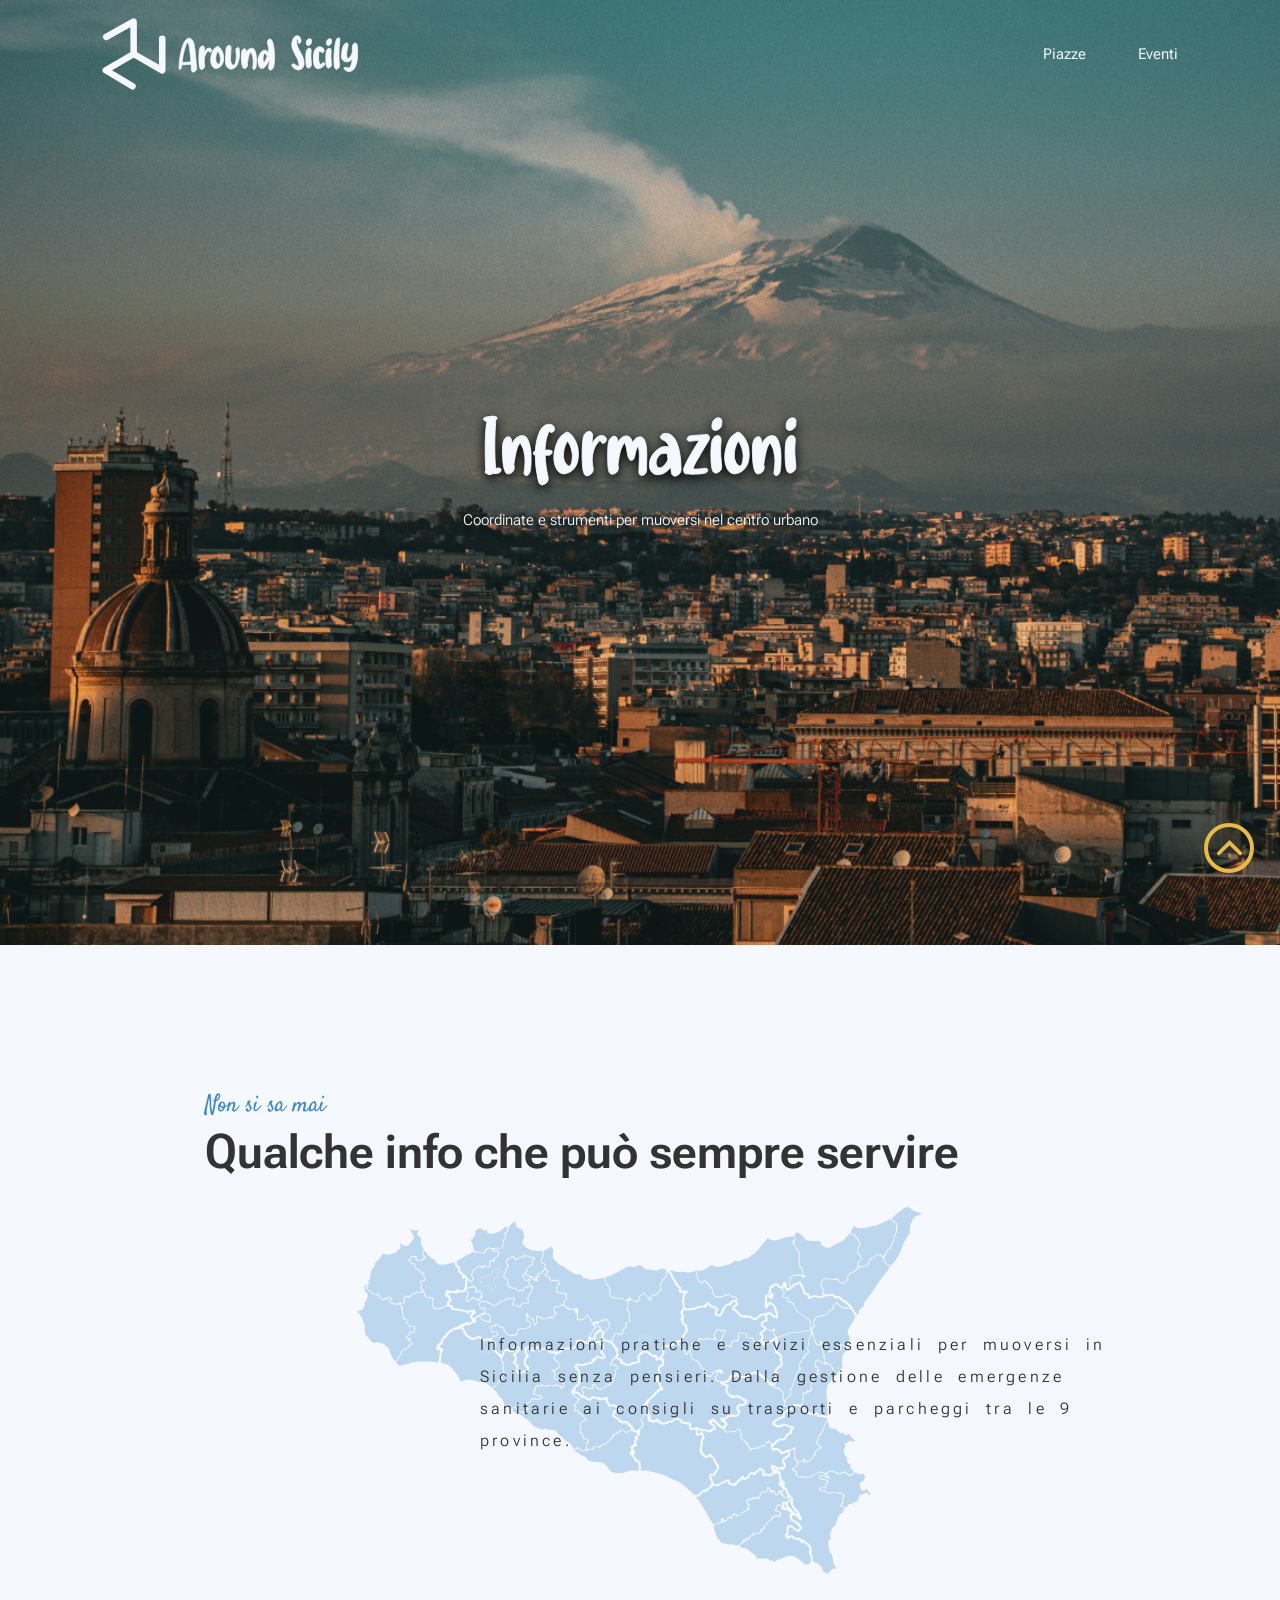
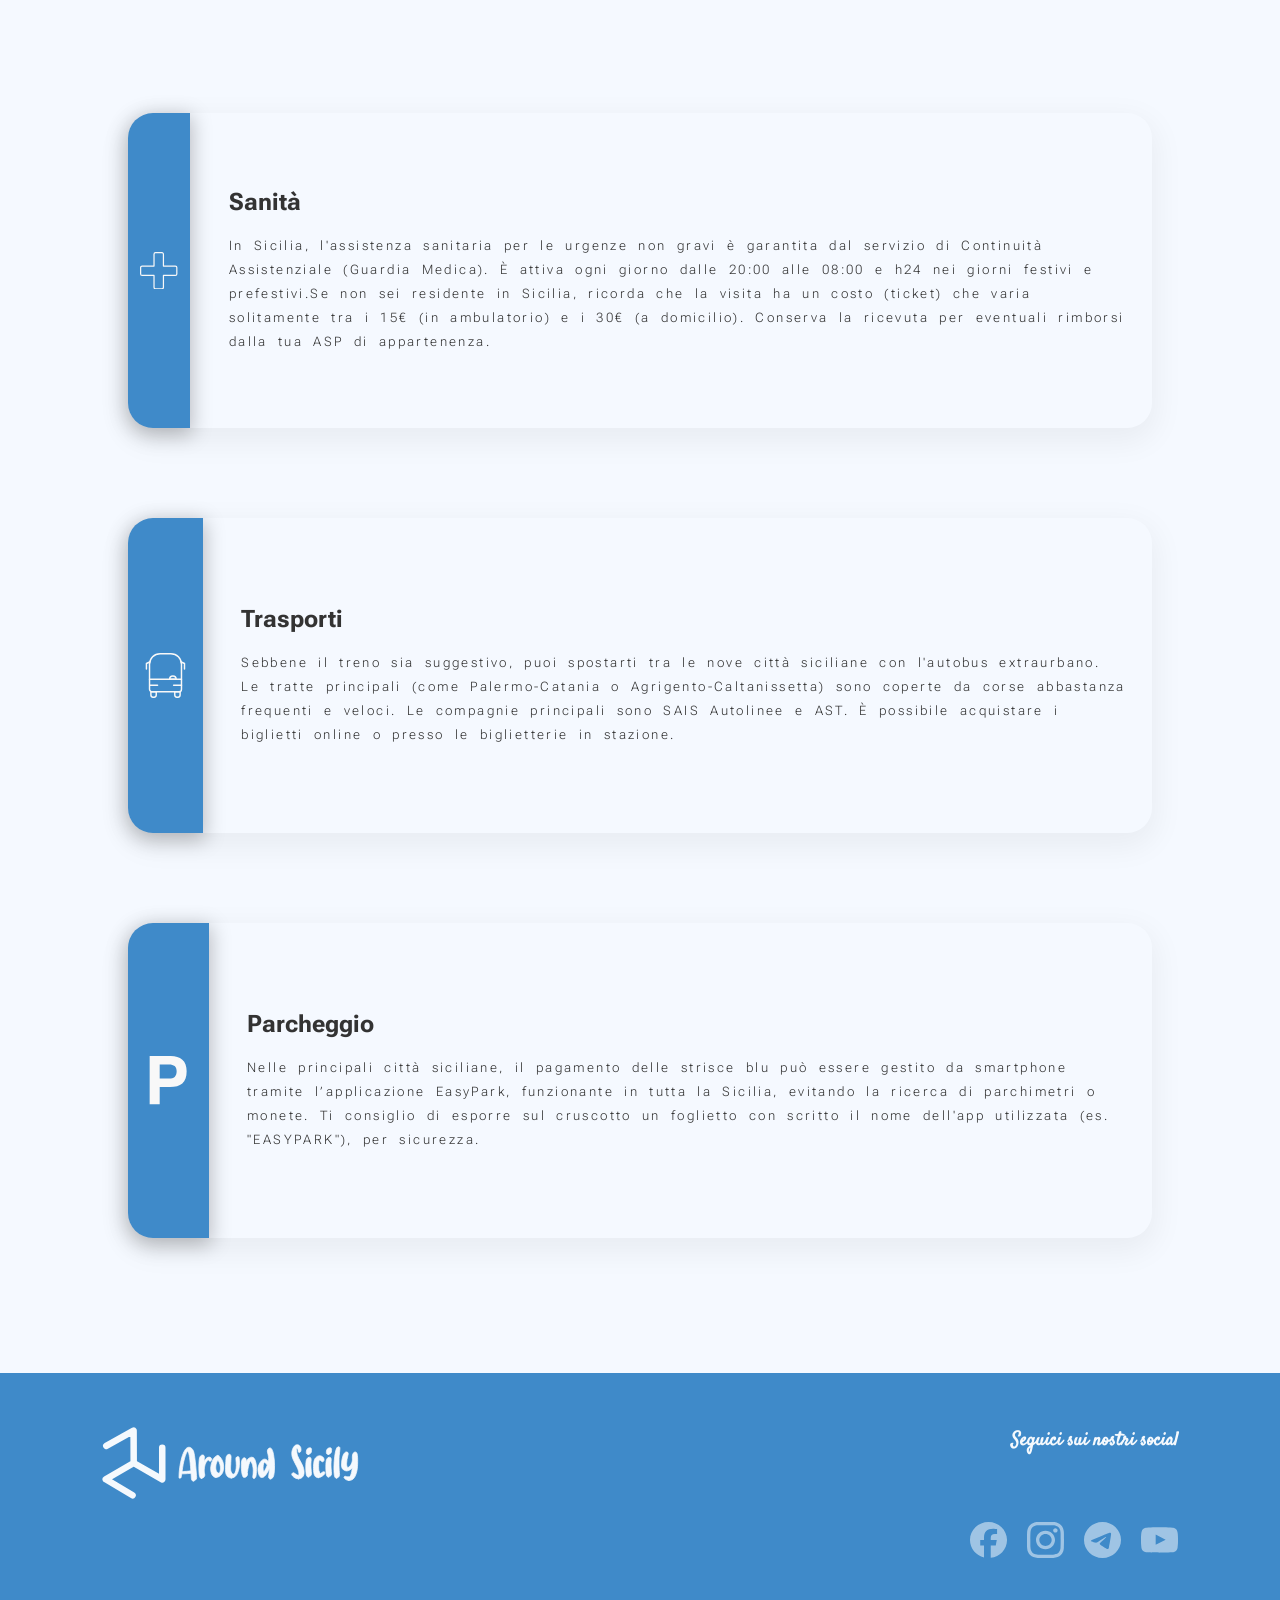
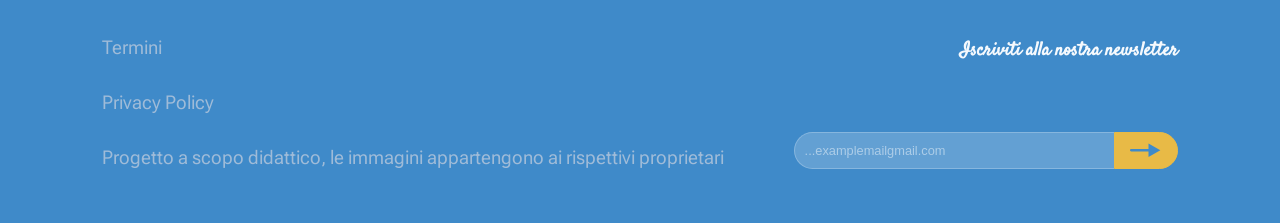
<file: info.html>
<!DOCTYPE html>
<html lang="it,en">
<head>
    <meta charset="UTF-8">
    <meta name="viewport" content="width=device-width, initial-scale=1.0">
    <link rel="stylesheet" href="style.css">
    <link rel="icon" type="image/png" sizes="32x32" href="favicon/favicon.png">
    <link rel="apple-touch-icon" sizes="180x180" href="favicon/apple-icon.png">
    <title>Around Sicily - Home</title>
</head>
<body>
    <nav>
        <div class="nav-left">
            <div class="Trademark">
        <?xml version="1.0" encoding="UTF-8"?>
<svg id="TM"  xmlns="http://www.w3.org/2000/svg" viewBox="0 0 75.36 84.96">
    <a href="index.html"><path d="M4.98,22.26L37.2,4.35l.12,38.15M37.32,42.49L4.35,61.67l31.62,18.94M37.32,42.49l33.69,19.31V24.6"/></a>
</svg>
    <svg id="AS" viewBox="0 0 245 50" xmlns="http://www.w3.org/2000/svg">
        <a href="index.html"><path d="M4.16 36.764C4.40267 36.6947 5.02667 36.6427 6.032 36.608C8.49333 36.5387 11.8907 36.244 16.224 35.724C15.6 27.6467 15.0107 21.6147 14.456 17.628C13.832 12.844 12.948 9.88 11.804 8.736C11.7 8.736 11.2147 9.516 10.348 11.076C9.516 12.6013 8.528 15.392 7.384 19.448C6.24 23.4693 5.16533 29.2413 4.16 36.764ZM19.708 49.556C18.4253 49.556 17.628 49.0707 17.316 48.1C17.004 47.1293 16.8133 45.3787 16.744 42.848L16.484 39.156C13.0867 39.4333 10.1227 39.624 7.592 39.728C5.096 39.832 3.81333 39.884 3.744 39.884C3.36267 42.0333 3.15467 43.4547 3.12 44.148C3.05067 44.6333 2.808 45.032 2.392 45.344C1.976 45.656 1.54267 45.812 1.092 45.812C0.364 45.812 -3.46452e-07 45.4307 -3.46452e-07 44.668C-3.46452e-07 40.5427 0.312 36.1053 0.936 31.356C1.59467 26.572 2.51333 22.0827 3.692 17.888C4.90533 13.6587 6.344 10.192 8.008 7.488C9.70667 4.784 11.596 3.432 13.676 3.432C14.8893 3.432 16.016 3.88267 17.056 4.784C18.1307 5.68533 19.032 6.968 19.76 8.632C20.4187 10.4 21.008 13.2253 21.528 17.108C22.4293 23.66 23.2267 31.9453 23.92 41.964L24.128 45.084C24.128 46.3667 23.608 47.424 22.568 48.256C21.5627 49.1227 20.6093 49.556 19.708 49.556ZM30.7852 46.02H30.2652C29.4332 46.02 28.7572 45.2227 28.2372 43.628C27.5092 41.2707 27.1452 36.7987 27.1452 30.212C27.1452 27.508 27.2666 24.804 27.5092 22.1C27.7866 18.772 28.3586 16.6227 29.2252 15.652C30.1959 14.5427 31.2186 13.988 32.2932 13.988C32.7092 13.988 33.1252 14.092 33.5412 14.3H33.4892C33.6626 14.3693 33.8532 14.5253 34.0612 14.768C34.3039 15.0107 34.4599 15.2707 34.5292 15.548C34.7372 16.2413 34.8412 16.7267 34.8412 17.004C34.8412 17.316 34.8066 17.6627 34.7372 18.044C34.6332 18.7027 34.4946 20.3147 34.3212 22.88C34.7026 22.1867 35.1359 21.476 35.6212 20.748C37.3546 18.2173 39.2266 16.952 41.2372 16.952C42.1732 16.952 42.9879 17.2467 43.6812 17.836C44.4092 18.3907 44.7732 19.0493 44.7732 19.812C44.7732 20.3667 44.5479 20.9733 44.0972 21.632C43.6812 22.2907 43.0919 22.62 42.3292 22.62C41.9479 22.62 41.6359 22.4987 41.3932 22.256C41.1852 21.9787 40.9946 21.6147 40.8212 21.164L40.0932 20.748C40.0239 20.748 39.9372 20.7653 39.8332 20.8C39.7639 20.8347 39.6946 20.8867 39.6252 20.956C39.5559 20.9907 39.4519 21.0773 39.3132 21.216C39.1746 21.32 39.0359 21.4587 38.8972 21.632C37.3026 23.5387 36.2106 25.4627 35.6212 27.404C35.0666 29.3107 34.6679 31.72 34.4252 34.632C34.5639 36.0187 34.6679 37.1107 34.7372 37.908C34.8412 38.6707 34.9279 39.312 34.9972 39.832C35.1012 40.3173 35.1879 40.872 35.2572 41.496C35.2572 42.5013 34.8239 43.5067 33.9572 44.512C33.0906 45.5173 32.0332 46.02 30.7852 46.02ZM53.8253 39.052L53.7733 39C53.7733 39.0347 53.7906 39.052 53.8253 39.052ZM54.2933 39.156C54.6746 39.0867 54.9173 38.9653 55.0213 38.792C55.1599 38.584 55.3159 38.376 55.4893 38.168C56.1479 37.0933 56.5466 35.0653 56.6853 32.084C56.6853 31.0093 56.6159 30.108 56.4773 29.38C55.8533 25.6707 54.6919 22.88 52.9933 21.008C52.2653 22.3947 51.6759 23.764 51.2253 25.116L51.0173 25.636V25.74L51.1213 25.48V25.584C50.8093 25.9653 50.5146 27.6467 50.2373 30.628C50.2373 32.4307 50.3759 33.6787 50.6533 34.372C50.6533 34.476 50.6706 34.5453 50.7053 34.58C50.7746 35.0307 51.0866 35.7933 51.6413 36.868C52.2306 37.6653 52.9239 38.3587 53.7213 38.948C53.8599 39.0867 54.0506 39.156 54.2933 39.156ZM50.4453 44.668C47.9493 44.668 46.0773 43.2467 44.8293 40.404C43.7893 38.116 43.2693 35.62 43.2693 32.916C43.2693 31.2867 43.5293 29.276 44.0493 26.884C44.6039 24.4573 45.4359 22.204 46.5453 20.124C47.6893 18.0093 49.1279 16.5187 50.8613 15.652C51.3466 14.924 52.0919 14.56 53.0973 14.56C53.5479 14.56 54.1893 14.9067 55.0213 15.6C55.8879 16.2933 56.7719 17.3333 57.6733 18.72C58.6093 20.072 59.4066 21.736 60.0653 23.712C60.7239 25.6533 61.0533 27.872 61.0533 30.368C61.0533 34.84 60.0479 38.2893 58.0373 40.716C55.8533 43.3507 53.3226 44.668 50.4453 44.668ZM71.4557 45.552C69.9651 45.552 68.5437 45.084 67.1917 44.148C64.7304 42.484 63.4997 39.2253 63.4997 34.372C63.4997 33.54 63.6211 30.7147 63.8637 25.896C64.0717 21.32 64.2451 18.512 64.3837 17.472C64.5917 16.3627 65.0597 15.3573 65.7877 14.456C66.5504 13.5547 67.5384 13.104 68.7517 13.104C69.3411 13.104 69.8611 13.312 70.3117 13.728C70.9011 14.5947 71.1957 15.5133 71.1957 16.484L71.0917 19.24C70.7104 26.7973 70.5197 31.0613 70.5197 32.032C70.5197 33.8 70.6411 35.048 70.8837 35.776L71.2997 37.076C71.7157 38.1853 72.2704 39.0867 72.9637 39.78L73.0157 39.832C73.2584 39.9707 73.4317 40.0747 73.5357 40.144C73.6744 40.2133 74.0211 40.248 74.5757 40.248C74.7144 40.2133 74.8184 40.1787 74.8877 40.144C74.9917 40.1093 75.0957 40.0747 75.1997 40.04C75.3037 40.0053 75.4944 39.884 75.7717 39.676C77.5051 37.388 78.3717 33.5747 78.3717 28.236C78.3717 27.0573 78.3197 25.8093 78.2157 24.492C78.1117 23.14 78.0077 21.944 77.9037 20.904C77.8344 19.864 77.7997 19.188 77.7997 18.876C77.7997 18.0787 78.1117 17.4373 78.7357 16.952C79.3944 16.432 80.0011 16.172 80.5557 16.172C81.3184 16.172 81.8557 16.6227 82.1677 17.524C82.5491 19.9507 82.7397 22.412 82.7397 24.908C82.7397 29.9 81.8904 34.3893 80.1917 38.376C78.1811 43.16 75.2691 45.552 71.4557 45.552ZM102.494 45.864C101.385 45.864 100.83 45.24 100.83 43.992C100.83 43.576 100.9 42.9867 101.038 42.224C101.316 40.5947 101.489 38.168 101.558 34.944C101.558 32.9333 101.264 30.7493 100.674 28.392C100.674 27.6293 99.9984 25.948 98.6464 23.348L98.6984 23.296C98.6638 23.296 98.6118 23.2613 98.5424 23.192C98.5078 23.088 98.4731 23.036 98.4384 23.036L97.8664 22.412C97.3464 22.932 96.8438 23.764 96.3584 24.908C95.4224 27.0573 94.4518 31.3907 93.4464 37.908C93.6544 38.636 93.7584 39.3987 93.7584 40.196C93.7584 41.548 93.2904 42.64 92.3544 43.472C91.4184 44.304 90.4304 44.72 89.3904 44.72C89.3211 44.7547 89.1998 44.772 89.0264 44.772C88.1251 44.772 87.3624 43.8533 86.7384 42.016C85.7331 39.2427 85.2304 34.2507 85.2304 27.04C85.2304 24.44 85.4731 22.4813 85.9584 21.164C86.4438 19.8467 87.0158 18.9627 87.6744 18.512C88.3331 18.0613 88.9571 17.836 89.5464 17.836C91.1758 17.836 92.0424 19.6213 92.1464 23.192C92.9784 21.216 93.8971 19.7947 94.9024 18.928C95.9424 18.0613 96.8784 17.5413 97.7104 17.368C98.5771 17.16 99.1144 17.056 99.3224 17.056C101.021 17.1253 102.217 17.7147 102.91 18.824C103.638 19.9333 104.158 21.112 104.47 22.36C105.094 24.336 105.493 26.104 105.666 27.664C105.84 29.224 105.926 31.2 105.926 33.592C105.926 38.376 105.649 41.6173 105.094 43.316C104.54 45.0147 103.673 45.864 102.494 45.864ZM115.971 37.284L117.687 34.684C119.247 31.564 120.253 29.2413 120.703 27.716C120.461 27.3693 120.097 26.9187 119.611 26.364C119.126 25.8093 118.606 25.3067 118.051 24.856C117.497 24.3707 117.011 24.0933 116.595 24.024C116.353 24.1627 116.006 24.9427 115.555 26.364C115.278 27.7853 115.07 29.484 114.931 31.46C114.931 32.9507 115.07 34.216 115.347 35.256C115.659 36.504 115.867 37.18 115.971 37.284ZM124.863 46.748C124.135 46.748 123.546 46.488 123.095 45.968C122.645 45.448 122.419 44.8413 122.419 44.148C122.419 43.7667 122.489 43.0907 122.627 42.12C123.078 40.04 123.407 36.8333 123.615 32.5C123.442 32.9507 123.026 33.8173 122.367 35.1C120.461 38.8093 118.762 41.3747 117.271 42.796C116.405 43.94 115.313 44.616 113.995 44.824L113.319 44.928C112.175 44.928 111.257 44.46 110.563 43.524C109.87 42.588 109.333 41.4787 108.951 40.196C108.57 38.9133 108.293 37.6653 108.119 36.452C107.981 35.2387 107.911 34.3547 107.911 33.8C107.911 31.824 108.362 29.744 109.263 27.56C110.165 25.376 111.309 23.5213 112.695 21.996C114.082 20.4707 115.538 19.708 117.063 19.708C117.861 19.708 118.606 19.9333 119.299 20.384C119.993 20.8347 120.582 21.3027 121.067 21.788C121.553 22.2387 121.882 22.568 122.055 22.776C122.437 20.5573 122.645 19.1707 122.679 18.616C122.09 15.288 121.674 13.2427 121.431 12.48C121.397 12.3413 121.327 12.064 121.223 11.648C121.154 11.232 121.067 10.7467 120.963 10.192C120.859 9.63733 120.807 9.152 120.807 8.736C120.807 7.176 121.379 5.96267 122.523 5.096C123.182 4.64534 123.858 4.42 124.551 4.42C126.527 4.42 128.087 7.384 129.231 13.312C130.167 18.2347 130.635 23.3133 130.635 28.548C130.635 33.1587 130.427 36.7987 130.011 39.468C129.63 42.1027 129.006 43.9747 128.139 45.084C127.307 46.1933 126.215 46.748 124.863 46.748ZM163.283 46.644C161.584 46.644 160.042 46.228 158.655 45.396C157.268 44.5987 156.159 43.7147 155.327 42.744C154.53 41.7733 154.131 41.028 154.131 40.508C154.131 39.884 154.408 39.3467 154.963 38.896C155.518 38.4107 156.055 38.168 156.575 38.168C156.852 38.168 157.563 38.6187 158.707 39.52C160.718 41.0453 162.156 41.808 163.023 41.808C163.335 41.808 163.491 41.756 163.491 41.652C163.526 41.548 163.595 41.4267 163.699 41.288C163.942 40.8027 164.063 40.3347 164.063 39.884C163.924 37.4227 163.37 35.0827 162.399 32.864C161.463 30.6453 160.354 28.4267 159.071 26.208C157.823 23.9547 156.696 21.6667 155.691 19.344C154.686 16.9867 154.183 14.5253 154.183 11.96C154.183 10.2267 154.495 8.44133 155.119 6.604C155.778 4.732 156.662 3.172 157.771 1.924C158.915 0.641333 160.215 -2.38419e-07 161.671 -2.38419e-07C163.058 -2.38419e-07 164.271 0.624 165.311 1.872C166.351 3.08533 166.871 4.64534 166.871 6.552C166.871 9.18667 166.022 10.504 164.323 10.504C163.699 10.504 163.3 10.2787 163.127 9.828C162.988 9.37734 162.902 8.84 162.867 8.216C162.832 7.55734 162.694 6.916 162.451 6.292C162.243 5.63334 161.775 5.11334 161.047 4.732C160.77 5.46 160.631 6.06667 160.631 6.552L160.579 7.228L161.463 12.74C161.879 14.82 163.266 17.9053 165.623 21.996C166.49 23.5213 167.322 25.0987 168.119 26.728C170.06 30.6453 171.031 34.2507 171.031 37.544C171.031 40.56 170.251 42.8307 168.691 44.356C167.166 45.8813 165.363 46.644 163.283 46.644ZM176.981 44.044C176.565 44.044 176.131 43.9573 175.681 43.784C174.121 43.16 173.341 38.688 173.341 30.368C173.341 25.9307 173.635 22.6547 174.225 20.54L175.005 19.084C175.802 17.732 176.859 17.056 178.177 17.056C179.875 17.056 180.725 18.1827 180.725 20.436C180.725 21.0947 180.673 21.892 180.569 22.828C180.43 24.2147 180.361 25.8613 180.361 27.768C180.361 30.3333 180.534 33.176 180.881 36.296C181.054 37.4053 181.141 38.5147 181.141 39.624C181.141 40.6987 180.881 41.5653 180.361 42.224C179.841 42.848 179.251 43.316 178.593 43.628C177.934 43.9053 177.397 44.044 176.981 44.044ZM176.721 13.26C174.953 13.26 174.069 12.376 174.069 10.608C174.069 7.86934 174.814 5.99734 176.305 4.992C177.137 4.472 177.969 4.212 178.801 4.212C180.43 4.212 181.245 5.02667 181.245 6.656C181.245 7.00267 181.193 7.488 181.089 8.112C181.089 8.32 181.106 8.476 181.141 8.58C181.141 10.0013 180.621 11.1453 179.581 12.012C178.575 12.844 177.622 13.26 176.721 13.26ZM191.385 36.348L191.333 35.984L191.385 36.348ZM190.449 45.032C188.023 45.032 186.324 43.9747 185.353 41.86C184.383 39.7107 183.897 36.556 183.897 32.396C183.897 28.7907 184.053 26.0347 184.365 24.128C184.781 21.216 185.631 19.1187 186.913 17.836C188.543 15.964 190.345 15.028 192.321 15.028C193.743 15.028 195.095 15.548 196.377 16.588C197.695 17.628 198.353 18.8413 198.353 20.228L198.301 21.06C198.301 21.58 198.059 22.1 197.573 22.62C197.123 23.1053 196.603 23.348 196.013 23.348C195.389 23.348 194.939 23.0187 194.661 22.36C194.419 22.1867 194.245 22.0307 194.141 21.892C193.968 21.6493 193.153 21.2853 191.697 20.8C191.143 23.0533 190.865 26.104 190.865 29.952C190.865 32.3093 191.021 34.3547 191.333 36.088C191.333 36.712 191.923 37.804 193.101 39.364L193.257 39.416C193.881 39.104 194.332 38.844 194.609 38.636C194.609 38.532 195.008 38.2027 195.805 37.648C196.637 37.0933 197.313 36.816 197.833 36.816C198.977 36.816 199.549 37.336 199.549 38.376C199.549 39.3467 198.995 40.352 197.885 41.392C196.811 42.432 195.545 43.2987 194.089 43.992C192.668 44.6853 191.455 45.032 190.449 45.032ZM204.403 44.044C203.987 44.044 203.553 43.9573 203.103 43.784C201.543 43.16 200.763 38.688 200.763 30.368C200.763 25.9307 201.057 22.6547 201.647 20.54L202.427 19.084C203.224 17.732 204.281 17.056 205.599 17.056C207.297 17.056 208.147 18.1827 208.147 20.436C208.147 21.0947 208.095 21.892 207.991 22.828C207.852 24.2147 207.783 25.8613 207.783 27.768C207.783 30.3333 207.956 33.176 208.303 36.296C208.476 37.4053 208.563 38.5147 208.563 39.624C208.563 40.6987 208.303 41.5653 207.783 42.224C207.263 42.848 206.673 43.316 206.015 43.628C205.356 43.9053 204.819 44.044 204.403 44.044ZM204.143 13.26C202.375 13.26 201.491 12.376 201.491 10.608C201.491 7.86934 202.236 5.99734 203.727 4.992C204.559 4.472 205.391 4.212 206.223 4.212C207.852 4.212 208.667 5.02667 208.667 6.656C208.667 7.00267 208.615 7.488 208.511 8.112C208.511 8.32 208.528 8.476 208.563 8.58C208.563 10.0013 208.043 11.1453 207.003 12.012C205.997 12.844 205.044 13.26 204.143 13.26ZM215.323 45.604C214.803 45.604 214.318 45.4827 213.867 45.24C213.451 44.9973 213.087 44.408 212.775 43.472C212.498 42.536 212.272 41.0627 212.099 39.052C211.926 37.0067 211.839 34.216 211.839 30.68C211.839 26.0347 212.203 21.0427 212.931 15.704C213.694 9.91467 214.682 6.06667 215.895 4.16C216.484 3.224 217.282 2.756 218.287 2.756C219.05 2.756 219.518 2.99867 219.691 3.484C219.864 3.93467 219.986 4.576 220.055 5.408C220.055 5.89333 219.726 8.97867 219.067 14.664C218.859 16.7787 218.755 19.7773 218.755 23.66C218.755 29.692 218.946 34.5453 219.327 38.22C219.466 39.0867 219.535 39.9187 219.535 40.716C219.535 41.8253 219.292 42.744 218.807 43.472C218.322 44.1653 217.75 44.6853 217.091 45.032C216.467 45.4133 215.878 45.604 215.323 45.604ZM232.269 48.828C231.056 48.828 229.929 48.5507 228.889 47.996C227.884 47.4413 227.069 46.852 226.445 46.228C225.856 45.604 225.561 45.1707 225.561 44.928C225.561 44.6507 225.7 44.2867 225.977 43.836C226.289 43.3853 226.74 43.16 227.329 43.16C228.924 43.6453 230.103 43.888 230.865 43.888C231.351 43.888 231.819 43.8707 232.269 43.836C232.72 43.8013 232.98 43.784 233.049 43.784C233.257 43.68 233.431 43.5587 233.569 43.42L234.453 42.172L235.025 40.768C235.788 38.792 236.429 35.7587 236.949 31.668C236.915 31.668 236.897 31.6853 236.897 31.72C236.655 32.032 236.169 32.5173 235.441 33.176C234.748 33.8 233.847 34.4067 232.737 34.996C231.628 35.5507 230.363 35.828 228.941 35.828C228.144 35.828 227.451 35.6893 226.861 35.412C223.741 34.3027 222.181 31.72 222.181 27.664C222.181 23.504 222.719 19.6733 223.793 16.172C225.111 11.9427 226.896 9.828 229.149 9.828C229.635 9.828 230.12 10.0187 230.605 10.4C231.125 10.7813 231.385 11.44 231.385 12.376C231.385 13.1387 231.264 13.7973 231.021 14.352C229.877 18.4773 229.253 22.2213 229.149 25.584C229.149 28.1147 229.548 29.848 230.345 30.784L230.865 31.044C231.385 31.044 231.975 30.784 232.633 30.264C233.569 29.432 234.419 28.3573 235.181 27.04C236.048 25.2373 236.499 24.128 236.533 23.712C236.741 23.0533 236.949 22.1 237.157 20.852L237.001 16.692C237.001 14.3 237.4 12.584 238.197 11.544C238.995 10.504 239.896 9.984 240.901 9.984C242.323 9.984 243.241 10.9547 243.657 12.896C244.073 14.8373 244.281 18.1827 244.281 22.932C244.281 28.236 243.935 32.5 243.241 35.724C242.063 41.236 240.381 44.9107 238.197 46.748C237.435 47.4067 236.932 47.7707 236.689 47.84C236.447 47.944 236.152 48.048 235.805 48.152C235.493 48.256 235.06 48.3947 234.505 48.568C233.951 48.7413 233.205 48.828 232.269 48.828Z"/>
        </a>
    </svg>
        </div>
            </div>
    <div class="nav-right">
<ul>
    <a href="piazze.html"><li>Piazze</li></a>
    <a href="eventi.html"><li>Eventi</li></a>
</ul>
    </div>
    </nav>
<header style="background-image: url(IMGs/Hero/info.jpg);">
    <svg viewBox="0 0 365 87" xmlns="http://www.w3.org/2000/svg">
<path d="M10.8058 66.912C9.60313 66.912 8.53713 66.4747 7.6078 65.6C6.35047 65.5453 5.7218 64.9713 5.7218 63.878C5.7218 63.222 5.99513 62.566 6.5418 61.91C6.10447 54.4753 5.8858 46.6033 5.8858 38.294C5.8858 22.55 6.59647 11.8353 8.0178 6.15001C5.33913 5.76734 3.9998 4.97468 3.9998 3.77201C3.9998 2.56934 4.76513 1.74935 6.2958 1.31201C7.82647 0.874677 9.68513 0.628677 11.8718 0.574011C12.5278 0.191342 13.1838 8.34465e-06 13.8398 8.34465e-06C14.4411 8.34465e-06 14.9878 0.136675 15.4798 0.410008H15.9718C16.2451 0.410008 16.6551 0.437343 17.2018 0.492012C17.7485 0.546678 18.2405 0.710677 18.6778 0.98401C19.1698 1.25734 19.4158 1.72201 19.4158 2.37801C19.4158 2.87001 19.2518 3.38935 18.9238 3.93601C18.5958 4.42801 18.2131 4.81068 17.7758 5.08401V6.06801C17.7758 7.65334 17.6938 9.94935 17.5298 12.956C17.0925 18.4773 16.8738 26.0213 16.8738 35.588C16.8738 42.5853 17.1471 50.5667 17.6938 59.532L21.0558 59.368C23.0238 59.368 24.0078 60.0513 24.0078 61.418C24.0078 62.7847 23.5431 63.7687 22.6138 64.37C21.1378 65.2993 18.7325 65.764 15.3978 65.764L14.0858 65.846C12.8831 66.5567 11.7898 66.912 10.8058 66.912ZM52.8487 67.814C51.0994 67.814 50.2247 66.83 50.2247 64.862C50.2247 64.206 50.3341 63.2767 50.5527 62.074C50.9901 59.5047 51.2634 55.678 51.3727 50.594C51.3727 47.4233 50.9081 43.9793 49.9787 40.262C49.9787 39.0593 48.9127 36.408 46.7807 32.308L46.8627 32.226C46.8081 32.226 46.7261 32.1713 46.6167 32.062C46.5621 31.898 46.5074 31.816 46.4527 31.816L45.5507 30.832C44.7307 31.652 43.9381 32.964 43.1727 34.768C41.6967 38.1573 40.1661 44.9907 38.5807 55.268C38.9087 56.416 39.0727 57.6187 39.0727 58.876C39.0727 61.008 38.3347 62.73 36.8587 64.042C35.3827 65.354 33.8247 66.01 32.1847 66.01C32.0754 66.0647 31.8841 66.092 31.6107 66.092C30.1894 66.092 28.9867 64.6433 28.0027 61.746C26.4174 57.3727 25.6247 49.5007 25.6247 38.13C25.6247 34.03 26.0074 30.9413 26.7727 28.864C27.5381 26.7867 28.4401 25.3927 29.4787 24.682C30.5174 23.9713 31.5014 23.616 32.4307 23.616C35.0001 23.616 36.3667 26.4313 36.5307 32.062C37.8427 28.946 39.2914 26.7047 40.8767 25.338C42.5167 23.9713 43.9927 23.1513 45.3047 22.878C46.6714 22.55 47.5187 22.386 47.8467 22.386C50.5254 22.4953 52.4114 23.4247 53.5047 25.174C54.6527 26.9233 55.4727 28.782 55.9647 30.75C56.9487 33.866 57.5774 36.654 57.8507 39.114C58.1241 41.574 58.2607 44.69 58.2607 48.462C58.2607 56.006 57.8234 61.1173 56.9487 63.796C56.0741 66.4747 54.7074 67.814 52.8487 67.814ZM70.9028 78.474C69.7002 78.474 68.7435 78.0913 68.0328 77.326C67.3768 76.6153 66.7755 74.948 66.2288 72.324C64.0968 62.812 63.0308 53.6007 63.0308 44.69C61.5002 44.362 60.7348 43.624 60.7348 42.476C60.7348 41.328 61.5275 40.426 63.1128 39.77C63.6048 31.898 65.0262 25.0647 67.3768 19.27C70.0555 12.71 73.9095 9.43001 78.9388 9.43001C80.3602 9.43001 81.6448 9.81268 82.7928 10.578C83.9408 11.2887 84.6242 12.382 84.8428 13.858L85.0068 14.924C85.0068 15.8533 84.6515 16.728 83.9408 17.548C83.2302 18.3133 82.2735 18.696 81.0708 18.696C80.1962 18.696 79.6222 18.3133 79.3488 17.548C79.2942 17.3293 79.1028 17.22 78.7748 17.22C77.8455 19.4067 77.1348 21.2927 76.6428 22.878C75.5495 25.7207 74.7022 31.0507 74.1008 38.868H77.3808C80.7155 38.868 82.3828 39.5513 82.3828 40.918C82.3828 41.574 82.1368 42.2573 81.6448 42.968C80.7702 44.1707 79.3488 44.772 77.3808 44.772L74.1828 44.69C74.7842 54.0927 75.7135 61.3087 76.9708 66.338C77.5175 68.6887 77.7908 70.3287 77.7908 71.258C77.7908 73.4447 77.0255 75.194 75.4948 76.506C73.9642 77.818 72.4335 78.474 70.9028 78.474ZM100.863 57.072L100.781 56.99C100.781 57.0447 100.808 57.072 100.863 57.072ZM101.601 57.236C102.202 57.1267 102.585 56.9353 102.749 56.662C102.968 56.334 103.214 56.006 103.487 55.678C104.526 53.9833 105.154 50.7853 105.373 46.084C105.373 44.3893 105.264 42.968 105.045 41.82C104.061 35.9707 102.23 31.57 99.5509 28.618C98.4029 30.8047 97.4736 32.964 96.7629 35.096L96.4349 35.916V36.08L96.5989 35.67V35.834C96.1069 36.4353 95.6423 39.0867 95.2049 43.788C95.2049 46.6307 95.4236 48.5987 95.8609 49.692C95.8609 49.856 95.8883 49.9653 95.9429 50.02C96.0523 50.7307 96.5443 51.9333 97.4189 53.628C98.3483 54.8853 99.4416 55.9787 100.699 56.908C100.918 57.1267 101.218 57.236 101.601 57.236ZM95.5329 65.928C91.5969 65.928 88.6449 63.6867 86.6769 59.204C85.0369 55.596 84.2169 51.66 84.2169 47.396C84.2169 44.8267 84.6269 41.656 85.4469 37.884C86.3216 34.0573 87.6336 30.504 89.3829 27.224C91.1869 23.8893 93.4556 21.5387 96.1889 20.172C96.9543 19.024 98.1296 18.45 99.7149 18.45C100.426 18.45 101.437 18.9967 102.749 20.09C104.116 21.1833 105.51 22.8233 106.931 25.01C108.407 27.142 109.664 29.766 110.703 32.882C111.742 35.9433 112.261 39.442 112.261 43.378C112.261 50.43 110.676 55.8693 107.505 59.696C104.061 63.8507 100.07 65.928 95.5329 65.928ZM122.187 68.06H121.367C120.055 68.06 118.989 66.8027 118.169 64.288C117.021 60.5707 116.447 53.5187 116.447 43.132C116.447 38.868 116.638 34.604 117.021 30.34C117.458 25.092 118.36 21.7027 119.727 20.172C121.257 18.4227 122.87 17.548 124.565 17.548C125.221 17.548 125.877 17.712 126.533 18.04H126.451C126.724 18.1493 127.025 18.3953 127.353 18.778C127.735 19.1607 127.981 19.5707 128.091 20.008C128.419 21.1013 128.583 21.8667 128.583 22.304C128.583 22.796 128.528 23.3427 128.419 23.944C128.255 24.9827 128.036 27.5247 127.763 31.57C128.364 30.4767 129.047 29.356 129.813 28.208C132.546 24.2173 135.498 22.222 138.669 22.222C140.145 22.222 141.429 22.6867 142.523 23.616C143.671 24.4907 144.245 25.5293 144.245 26.732C144.245 27.6067 143.889 28.5633 143.179 29.602C142.523 30.6407 141.593 31.16 140.391 31.16C139.789 31.16 139.297 30.9687 138.915 30.586C138.587 30.1487 138.286 29.5747 138.013 28.864L136.865 28.208C136.755 28.208 136.619 28.2353 136.455 28.29C136.345 28.3447 136.236 28.4267 136.127 28.536C136.017 28.5907 135.853 28.7273 135.635 28.946C135.416 29.11 135.197 29.3287 134.979 29.602C132.464 32.6087 130.742 35.6427 129.813 38.704C128.938 41.7107 128.309 45.51 127.927 50.102C128.145 52.2887 128.309 54.0107 128.419 55.268C128.583 56.4707 128.719 57.482 128.829 58.302C128.993 59.0673 129.129 59.942 129.239 60.926C129.239 62.5113 128.555 64.0967 127.189 65.682C125.822 67.2673 124.155 68.06 122.187 68.06ZM184.457 67.732C182.325 67.732 181.259 66.4747 181.259 63.96L181.751 46.248C181.751 41 181.259 36.9 180.275 33.948C178.635 36.9 177.542 40.0707 176.995 43.46C176.722 45.3733 176.285 47.0407 175.683 48.462C175.137 49.8287 173.989 50.512 172.239 50.512C171.091 50.512 170.326 49.8013 169.943 48.38C169.123 47.8333 168.385 45.346 167.729 40.918C167.073 35.3967 166.089 31.816 164.777 30.176L164.941 30.012L164.613 30.176C162.919 32.964 161.525 35.9433 160.431 39.114C159.065 44.526 158.245 48.708 157.971 51.66L157.397 55.268C157.671 56.58 157.807 57.892 157.807 59.204C157.807 61.4453 157.015 63.222 155.429 64.534C153.844 65.846 152.368 66.502 151.001 66.502C149.689 66.502 148.623 66.01 147.803 65.026C147.038 63.9873 146.464 61.9373 146.081 58.876C145.753 55.76 145.589 51.0587 145.589 44.772C145.589 36.244 146.081 30.6953 147.065 28.126C148.815 24.846 150.865 23.206 153.215 23.206C154.582 23.206 155.566 23.78 156.167 24.928C156.769 26.0213 157.069 27.1967 157.069 28.454L156.987 30.422C159.83 25.2833 163.083 22.714 166.745 22.714C169.752 22.714 171.802 24.2447 172.895 27.306C173.551 29.11 173.879 30.2307 173.879 30.668C174.973 28.5907 176.066 27.06 177.159 26.076C178.307 25.092 179.346 24.4633 180.275 24.19C181.205 23.9167 181.915 23.78 182.407 23.78C184.649 23.78 186.316 24.8733 187.409 27.06C188.557 29.192 189.323 31.816 189.705 34.932C190.088 37.9933 190.279 40.918 190.279 43.706C190.279 46.4393 190.225 48.954 190.115 51.25C190.061 53.4913 190.033 55.8693 190.033 58.384L190.115 59.86C190.115 65.108 188.229 67.732 184.457 67.732ZM204.83 59.286C205.213 59.2313 205.541 59.204 205.814 59.204C206.087 59.204 206.251 59.1767 206.306 59.122C206.361 59.0127 206.443 58.9307 206.552 58.876C206.716 58.8213 207.372 58.466 208.52 57.81C208.739 57.7007 209.477 56.99 210.734 55.678C212.155 53.9287 213.03 52.6713 213.358 51.906C213.577 51.4687 213.741 51.2227 213.85 51.168C214.123 50.4573 214.26 49.5553 214.26 48.462C214.26 47.314 214.123 46.1933 213.85 45.1C213.631 43.952 213.358 43.214 213.03 42.886C212.483 42.6127 211.8 42.476 210.98 42.476C209.941 42.476 208.903 42.6127 207.864 42.886C206.825 43.1047 206.169 43.296 205.896 43.46C202.561 46.4667 200.894 49.5827 200.894 52.808C200.894 53.9013 201.003 54.8033 201.222 55.514C201.55 56.7167 201.878 57.5913 202.206 58.138C202.589 58.63 203.463 59.0127 204.83 59.286ZM222.46 68.47C220.055 68.47 218.633 67.1307 218.196 64.452C218.032 63.304 217.895 61.3087 217.786 58.466C213.085 64.1513 208.083 66.994 202.78 66.994C200.211 66.994 197.969 66.0373 196.056 64.124C194.143 62.2107 193.186 59.3133 193.186 55.432C193.186 50.2933 195.181 45.5647 199.172 41.246C203.163 36.8727 207.427 34.686 211.964 34.686C213.221 34.686 214.533 34.9593 215.9 35.506C215.463 34.194 214.916 33.0187 214.26 31.98C212.893 30.1213 211.909 29.028 211.308 28.7C210.761 28.372 210.133 28.044 209.422 27.716C207.071 26.6227 205.896 25.4473 205.896 24.19C205.896 23.2607 206.388 22.304 207.372 21.32C208.411 20.2813 209.805 19.762 211.554 19.762C214.889 19.762 217.649 20.91 219.836 23.206C222.023 25.4473 223.745 28.3173 225.002 31.816C226.314 35.26 227.271 38.8953 227.872 42.722C228.528 46.494 228.938 50.02 229.102 53.3C229.266 56.58 229.348 59.0673 229.348 60.762C229.348 62.7847 228.883 64.37 227.954 65.518C227.025 66.6113 226.013 67.3767 224.92 67.814C223.827 68.2513 223.007 68.47 222.46 68.47ZM242.827 66.338C242.499 66.338 241.925 66.338 241.105 66.338C240.339 66.2833 239.574 66.256 238.809 66.256C238.043 66.2013 237.442 66.1193 237.005 66.01L235.939 66.174C233.424 66.174 232.167 64.616 232.167 61.5C232.167 57.9467 238.153 46.6307 250.125 27.552C247.337 27.8253 245.068 28.0987 243.319 28.372C241.624 28.5907 240.339 28.7 239.465 28.7C238.371 28.7 237.551 28.454 237.005 27.962C236.458 27.4153 236.185 26.896 236.185 26.404C236.185 25.9667 236.294 25.5293 236.513 25.092C237.333 23.616 238.535 22.7413 240.121 22.468C240.995 22.304 245.095 22.0033 252.421 21.566C253.241 21.402 254.17 21.32 255.209 21.32L256.193 21.402C256.575 21.074 257.177 20.91 257.997 20.91C259.309 20.91 260.265 21.32 260.867 22.14C261.523 22.9053 261.851 23.7527 261.851 24.682C261.851 25.6113 261.577 26.5953 261.031 27.634C260.539 28.6727 259.582 30.34 258.161 32.636C256.247 35.6427 253.131 40.918 248.813 48.462C245.97 52.9447 244.002 56.9627 242.909 60.516C246.079 60.516 248.539 60.4613 250.289 60.352C252.038 60.188 253.405 60.0513 254.389 59.942C255.373 59.778 256.275 59.696 257.095 59.696C258.899 59.696 259.801 60.352 259.801 61.664C259.801 62.4293 259.445 63.1673 258.735 63.878C258.024 64.5887 256.466 65.19 254.061 65.682C251.71 66.1193 247.965 66.338 242.827 66.338ZM269.124 64.944C268.468 64.944 267.785 64.8073 267.074 64.534C264.614 63.55 263.384 56.498 263.384 43.378C263.384 36.3807 263.849 31.2147 264.778 27.88L266.008 25.584C267.266 23.452 268.933 22.386 271.01 22.386C273.689 22.386 275.028 24.1627 275.028 27.716C275.028 28.7547 274.946 30.012 274.782 31.488C274.564 33.6747 274.454 36.2713 274.454 39.278C274.454 43.3233 274.728 47.806 275.274 52.726C275.548 54.4753 275.684 56.2247 275.684 57.974C275.684 59.6687 275.274 61.0353 274.454 62.074C273.634 63.058 272.705 63.796 271.666 64.288C270.628 64.7253 269.78 64.944 269.124 64.944ZM268.714 16.4C265.926 16.4 264.532 15.006 264.532 12.218C264.532 7.89935 265.708 4.94734 268.058 3.36201C269.37 2.54201 270.682 2.13201 271.994 2.13201C274.564 2.13201 275.848 3.41668 275.848 5.98601C275.848 6.53268 275.766 7.29801 275.602 8.28201C275.602 8.61001 275.63 8.85601 275.684 9.02001C275.684 11.2613 274.864 13.0653 273.224 14.432C271.639 15.744 270.136 16.4 268.714 16.4ZM295.693 57.072L295.611 56.99C295.611 57.0447 295.638 57.072 295.693 57.072ZM296.431 57.236C297.032 57.1267 297.415 56.9353 297.579 56.662C297.798 56.334 298.044 56.006 298.317 55.678C299.356 53.9833 299.984 50.7853 300.203 46.084C300.203 44.3893 300.094 42.968 299.875 41.82C298.891 35.9707 297.06 31.57 294.381 28.618C293.233 30.8047 292.304 32.964 291.593 35.096L291.265 35.916V36.08L291.429 35.67V35.834C290.937 36.4353 290.472 39.0867 290.035 43.788C290.035 46.6307 290.254 48.5987 290.691 49.692C290.691 49.856 290.718 49.9653 290.773 50.02C290.882 50.7307 291.374 51.9333 292.249 53.628C293.178 54.8853 294.272 55.9787 295.529 56.908C295.748 57.1267 296.048 57.236 296.431 57.236ZM290.363 65.928C286.427 65.928 283.475 63.6867 281.507 59.204C279.867 55.596 279.047 51.66 279.047 47.396C279.047 44.8267 279.457 41.656 280.277 37.884C281.152 34.0573 282.464 30.504 284.213 27.224C286.017 23.8893 288.286 21.5387 291.019 20.172C291.784 19.024 292.96 18.45 294.545 18.45C295.256 18.45 296.267 18.9967 297.579 20.09C298.946 21.1833 300.34 22.8233 301.761 25.01C303.237 27.142 304.494 29.766 305.533 32.882C306.572 35.9433 307.091 39.442 307.091 43.378C307.091 50.43 305.506 55.8693 302.335 59.696C298.891 63.8507 294.9 65.928 290.363 65.928ZM337.927 67.814C336.178 67.814 335.303 66.83 335.303 64.862C335.303 64.206 335.412 63.2767 335.631 62.074C336.068 59.5047 336.342 55.678 336.451 50.594C336.451 47.4233 335.986 43.9793 335.057 40.262C335.057 39.0593 333.991 36.408 331.859 32.308L331.941 32.226C331.886 32.226 331.804 32.1713 331.695 32.062C331.64 31.898 331.586 31.816 331.531 31.816L330.629 30.832C329.809 31.652 329.016 32.964 328.251 34.768C326.775 38.1573 325.244 44.9907 323.659 55.268C323.987 56.416 324.151 57.6187 324.151 58.876C324.151 61.008 323.413 62.73 321.937 64.042C320.461 65.354 318.903 66.01 317.263 66.01C317.154 66.0647 316.962 66.092 316.689 66.092C315.268 66.092 314.065 64.6433 313.081 61.746C311.496 57.3727 310.703 49.5007 310.703 38.13C310.703 34.03 311.086 30.9413 311.851 28.864C312.616 26.7867 313.518 25.3927 314.557 24.682C315.596 23.9713 316.58 23.616 317.509 23.616C320.078 23.616 321.445 26.4313 321.609 32.062C322.921 28.946 324.37 26.7047 325.955 25.338C327.595 23.9713 329.071 23.1513 330.383 22.878C331.75 22.55 332.597 22.386 332.925 22.386C335.604 22.4953 337.49 23.4247 338.583 25.174C339.731 26.9233 340.551 28.782 341.043 30.75C342.027 33.866 342.656 36.654 342.929 39.114C343.202 41.574 343.339 44.69 343.339 48.462C343.339 56.006 342.902 61.1173 342.027 63.796C341.152 66.4747 339.786 67.814 337.927 67.814ZM353.767 64.944C353.111 64.944 352.428 64.8073 351.717 64.534C349.257 63.55 348.027 56.498 348.027 43.378C348.027 36.3807 348.492 31.2147 349.421 27.88L350.651 25.584C351.908 23.452 353.576 22.386 355.653 22.386C358.332 22.386 359.671 24.1627 359.671 27.716C359.671 28.7547 359.589 30.012 359.425 31.488C359.206 33.6747 359.097 36.2713 359.097 39.278C359.097 43.3233 359.37 47.806 359.917 52.726C360.19 54.4753 360.327 56.2247 360.327 57.974C360.327 59.6687 359.917 61.0353 359.097 62.074C358.277 63.058 357.348 63.796 356.309 64.288C355.27 64.7253 354.423 64.944 353.767 64.944ZM353.357 16.4C350.569 16.4 349.175 15.006 349.175 12.218C349.175 7.89935 350.35 4.94734 352.701 3.36201C354.013 2.54201 355.325 2.13201 356.637 2.13201C359.206 2.13201 360.491 3.41668 360.491 5.98601C360.491 6.53268 360.409 7.29801 360.245 8.28201C360.245 8.61001 360.272 8.85601 360.327 9.02001C360.327 11.2613 359.507 13.0653 357.867 14.432C356.282 15.744 354.778 16.4 353.357 16.4Z" fill="#F5F9FF"/>

</svg>

<p>Coordinate e strumenti per muoversi nel centro urbano</p>
</header>
    <section class="sect-1">
        <div class="head">
            <h2>Non si sa mai</h2>
            <h1>Qualche info che può sempre servire</h1>
        </div>
        <div class="text-map">
            <div class="map">
               <?xml version="1.0" encoding="UTF-8"?>
        <svg style="fill: #3F8AC9; opacity: 0.3; "  xmlns="http://www.w3.org/2000/svg" viewBox="0 0 678.79 440.48">
      <path class="cls-x" d="M424.67,254.92c-.69.45-3.25.63-3.25,1.47-.02,5.18,6.92,5.8,6.65,8.7-2.1.05-2.99.79-3.96,1.91-.6.7-2.86.76-3.68.28-1.93-1.14-3.72-.91-5.83-.86-2.76.07-5.67-3.12-8.66-2.26-1.59.46-3.19,1.26-5.12.78l.29-5.02c.09-1.58-4.42-1.33-8.28-2.37l-2.26-.61c-.5-.13-.47-1.76-.85-2.14-1.34-.95-3.78-1.23-5.57-1.58-2.09-.41-3.77-.39-4.93,1.61-.79,1.36-2.2.95-3.4,1.28-6.85,1.87-8.89,4.38-11.58.7l-2.63-1.68c-.41-.7-1.59-1.94-2.19-1.58-1.38,1.73-2.96,3.04-5.32,2.08-.34-.14-1.33-.36-1.39-.7l-.28-1.44c-.27-1.42-.45-2.85-.49-4.24-.35-.68-1.56-2.15-1.6-2.96,1.02-4.95-5.18-4.21-1.48-7.63-.75-2.5,1.02-4.36,2.32-5.89,1.17-1.37,2.16-2.78,3.53-3.95l2.84-2.42c.61-.52,1.96-1.64,2.35-2.3,2.96-5.77,7.58-2.63,7.86-6.18l-2.71-3.42c-.68-.86-.71-1.91-.69-3.24.04-2.75-5.36-3.74-.42-11.16l.05-3.05c-.95-1.57-1.21-4.2.8-4.84.91-.29,2.29-.6,2.81-1.09,1.48-1.4.08-5.78,1.12-8.94l-2.63-1.33,2.4-3.82c1.26-2,.57-5.59.18-7.88.02-.53,1.33-1.37,1.82-1.26,3.95,1.89,2.56-1.53,9.37-1.54.87-.42,2.32-2.96,3.36-2.22,1.14.82,1.58,1.32,3.08,1.29l1.26,2.56c1.09.9,2.16,1.96,3.1,3.1,4.48,5.42,1.44,4.6,3.48,6.05.45.32,1.78.25,2.13-.19l2.45-3.16c2.33.32.76,4.78,2.5,7.65,1.22,2.01,3.8,2.98,5.92,3.8,3.32,1.28,4.08,5.8,4.97,6.69l3.7,3.68,2.03,1.06c.02,2.19.36,4.42,1.04,6.28l3.7.71c.72.14,1.87.35,2.41.13,1.69-.67,2.84-6.92,6.45-5.45.55.23,1.44,1.69,1,2.11-2.43,1.53-4.24,4.55-2.16,7.06l2.39,2.88,3.01-1.09.02,2.5c2.93,3.43,9.11,2.08,6.69,5.39-1.95,2.67.71,3.86,1.65,7.88,7.2,5.38,4.27,4.98,13.06,3.5l4.1,2.55c1.25.77,2.36,1.45,3.86,2.16.37.19.04,1.63-.4,2.19-1.67,2.1-4.7-1.07-8.22,2.8-1.22,1.34-1.92,4.55-1.01,6,.25.39,1.81.82,1.76,1.27-.13,1.3-1.33,3.5-2.3,4.17-.5.34-1.91-.39-2.52-.63-.52-.21-1.77.03-2.4.02-2.75-.04-4.53.74-6.72,2.27-4.45,3.12-6.37.46-7.31,1.87-.31.46-.14,1.41.16,1.88l1.55,2.42c1.3.23,3.67.97,3.77,2.39.07,1.01-1.36,3.24-2.34,3.38-1.27.18-2.75-1.35-3.56-2.14l-3.42-3.36c-.92-.91-2.63-2.12-3.11-3.49-.18-.5-1.57-1.1-1.99-.83l-2.29,1.48ZM425.81,213.13c.45-.9.8-2.2.43-2.96-.3-.62-1.28-1.19-2.25-1.76-1.12-.66-1.85-2.14-2.86-3.38s-3.77,3.15-3.56,3.57c.3.59.86,1.52,1.36,2.33l-.68,5.68c.31.6,2.17.56,2.54.01,2.22-3.28,3.68-.82,5.02-3.5Z"/>
      <path class="cls-x" d="M494.26,126.39c-9,2.15-10.02.42-15.97,6.88-1.4-.46-3.21-1.27-4.6-1.98-4.06-2.08-7.1-.37-12.4-1.78l-3.74-4.1c-3.46-3.79-4.42-2.11-4.68-4.02-.33-2.45,4.57-1.23,3.83-5.65l-.88-5.28c-.12-.72-.29-1.6-.44-2.22-.36-1.47-4.69.69-8.23-3.67-.23-.28-1.05-.88-1.32-.73l-1.53.87c-.66.37-2.3.55-3.2.69-1.45,1.57-3.23,1.9-5.4,1.96-2.82.08-4.8-.24-6.86-2.16-1.24-1.16-1.39-2.3-1.72-3.88l-.95-4.46-2.15-1.65c-1.21-2.91-3.19-5.01-5.92-6.36-.42-.21-1.2-1.29-1.62-1.12-1.74.73-1.54,2.77-2.87,2.73-3.48-.12-5.46-7.07-5.19-10.64l-1.53-4.68c3.4,2.13,5.51,1.57,8.54.4,7.43-2.88,7.59-5.67,10.5-5.81,1.26-.06,2.23,3.56,10.11,1.79l10.62-2.39c1.41-.32,3.11-2.13,4.26-3.13,3.8-3.3,5.91,1.76,11.7-3.11,1.29-1.09,2.6-.74,4.13-.7,2.8.09,4.94-3.01,7.2-4.45,2.6-1.66,4.72-3.33,6.65-5.68l12.1-14.79c3.09,2.2,7.06,3.56,10.48,2.56l5.9-1.72,7.04-1.97c1.9-.53,4.58-.21,6.73-1.03.91-.35,2.3,1.74,2.37,2.71.07,1.04-.95,3.14-1.94,3.11s-1.85.19-1.96.49c1.71,1.45,1.96,2.96,2.9,4.82,1.23,2.44,3.61,4.3,4.88,7.83.74,2.07,2.5,7.11.22,8.72l-.15,3.62,1.61,1.77c-.88,2.16-.09,3.5,1.81,4.63,1.14.67,1.52,3.36,1.13,4.6-.57,1.83.28,3.02,1.29,4.86l-3.24-.93c-.71-.2-2.29-.46-3.02-.41l-3.37.25c-2.58.19-5.4,2.2-6.83,4.19.36,1.09,1.02,2.8.62,3.67-2.16,4.71.27,5.4-.16,7.63-.09.44-1.59.77-2.02.63-3.74-1.16.83-5.29-2.88-7.2-.83-.43-2.26-.49-2.71.63l-1.92,4.74c-2.43-.26-2.97-1.96-4.22-3.6-8.34-1.38-3.92,1.44-9.06,2.74-.99.25-1.66,1.97-1.65,3.09.04,3.25-1.87,4.49-1.08,5.34l1.88,2.02c-1.72,1.14-4.42-.84-5.49.12-.34.3-.43,1.22-.42,1.77l.04,4.72c.04,4.47-1.27,9.92,1.21,10.28s2.15-3.94,4.48-4.93c1.45-.62,3.49.95,4.37,1.81,1.27,1.24.84,3.41,1.37,4.93.75,2.19,1.81,3.79,2.11,6.82l-4.02-1.44c-.53-2.37-2.5-3.28-4.71-2.76Z"/>
      <path class="cls-x" d="M427.95,319.57c-.82,2-3.17-2.2-5.79,2.79.21,4.07,5.16,9.05,2.15,11.7l-5.29,4.65c-3.09-.14-4.82,1.34-6.88,3.26l-3.3,3.07-4.52.59-4.19-4.55c-4.23-4.59-9.16-8.32-14.55-11.58-1.36-.82-3.53-1.03-4.85-1.72l-8.41-4.38c-4.44-2.32-8.95-3.14-13.71-4.41l-8.98-2.39c-2.82-.75-6.08-.29-9.05.16l.12-5.08c.05-1.97-.31-3.48-.89-5.28-.74-2.33-2.41-2.81-4.3-4.01-1.36-.86-1.82-4.26-3.89-5.27,1.14-.91,1.89-1.35,2.14-1.89s-.34-2.05-.85-2.36c-1.71-1.04-1.77-4.5.22-5.15.98-.32,3.58-.75,3.22-2.06-.18-.67-1.12-1.95-1.37-2.6-.67-1.73,2.46-3.03,1.82-6.98,2.49-2.21,4.06-5.74,2.45-8.89l3.89-3.34.92-4.69c-.39-.29-1.4-.92-1.83-1.27-1.64-1.35-.13-4.11.73-5.51,1.33-2.17,3.01-3.71,5.79-2.79-1.35,3.13.43,3.28.46,7.31.94.94,3.53,1.16,5.13,1.56s2.61,1.07,4.06-.88l4.29,1.44c2.66,2.74,6,3.1,9.03.91,5.5-2.15,6.34.11,10.32-4.55l4.97.77c.69.11.96,1.89,1.17,2.58.4,1.31,2.43,1.36,3.76,1.08l2.95,1.11c1.04-.15,3.28.02,3.59.92.05,1.57-.33,4.01.44,5.16,2.36,1.11,4.76.53,7.3-.01l.28,6.91c2.39.6,4.05.14,6.67-.73.35.67.9,2.34,1.06,3.28-2.62,3.42-.81,2.98-2.26,10.34-2.01,10.16-1.21,1.88.59,10.05l3.08,2.07c.53,1.6,1.3,2.13,2.87,2.2,2.02.09,3.21-.15,4.94-1.67.82.61,2.56,1.95,3.27,2.67l5.08,9.4c.96,2.03-2.1,4.48-3.15,5.82-.33.42-.52,1.73-.72,2.22Z"/>
      <path class="cls-x" d="M228.95,266.79c-1.6-1.04-3.66-1.03-5.16-.27-2.5,1.27-3.81-.59-5.68-1.1-2.81-.77-5.94-1.41-8.29-4.45-7.44-9.6-3.66-4.4-7.47-7.19l-5.73-4.2c-1.81-1.33-3.1-2.54-5.59-2.47-2.08.06-4.37-1.55-4.41-3.82-.01-.79,1.22-2.44,1.92-2.9l4.85,3.25c.5,2.33,2.12,3.46,4.28,2.9l2.08,1.23c.35.21,1.42-.1,1.72-.37s-.05-1.12-.22-1.92l2.5-2.32c.41.05,1.55.53,1.75.24l.81-1.2c-1.4-1.63-2.88-3.78-2.03-6.02.31-.82,2.71-.96,3.38-1.47l2.91-3.64c.31-.39,1.66-1.02,2.04-.75.46.32,1.34.96,1.89,1.37,2.81.22,6.39-1.53,8.72-3.23l-2.74-2.76c-2.16.12-5.49.07-7.4-1.6-2.02-1.76,1.1-3.63,1.56-4.94.51-1.42-.9-4.08,1.54-4.84l.81,1.69c1.67.24,3.15-.54,4.54-1.57l4.06.98c1.86.45,3.56.41,5.56-.98l5.81.89,1.43-1.48c.35-.36,1.41.79,1.91.88l2.23.43c.59.11.76,1.74,1.24,2.18,1.53,1.24,5.3-.71,4.73-2.87-.42-1.62-1.7-2.8-.3-5.05-1.64-.78-3.5-1.86-4.99-2.23l-4.33-1.08c-.53-.13-1.53-.77-1.81-1.17-1.16-1.66,2.56-2.58,1.27-5.15l-1.83-3.68c2.75-1.07,4.76-2.1,6.34-3.64-.91-3.81,1.44-3.24-1.24-7.11-1.7-.12-2.65-1.24-3.12-2.26-.36-.36-1.55-.88-1.71-1.35-.19-.57.92-1.54,1.46-1.99l1.68-3.06c7.6-1.68,3.97-5.28,9.99-5.51l7.6-.3c2.29-.09,3.04-.52,4.45-2.02,1.81-1.92,2.78-3.56,3.23-6.47.31-1.95,3.59-1.09,4.82-.09,1.59,1.28,3.96,1.21,5.72,1.82,3.27,1.14,5.99,1.44,9.27.54l5.19-1.43c.25,1.11.51,2.42.87,2.92s1.98.08,2.73.13c2.78,3.33-4.2,6.47-1.16,9.46l3.7,3.63c-4.98,1.05-7.08-1.54-8.34-1.26-1.73.39-2.59,2.82-3.75,3.77-.7.14-2.4.07-2.7.65-.34.65-.31,1.82-.17,3.15-2.91.59-5.94,1.22-8.85,2.37-4.67,1.84-6.94-3.22-10.64,1.65-.51.67-1.21,1.68-1.11,2.3.13.76,1.07,2.03,1.67,2.43,3.93,2.64,2.77,8.17,2.8,8.38.28,1.79.76,3.6.39,5.37l-.81,3.93c-3.42,2.15-8.24,6.81-7.86,10.72.07.67,1.22,1.6,1.61,2.27,3.13,5.28,4.17,1.92,6.59,6.33-.34,3.72-5.12,4.07-5.11,6.01,0,1.48,2.76,2.43,1.29,3.8-1.38,1.29-.79,3.69.27,4.43.44.31,1.64-.24,2.07-.44l1.26-.6c.36-.17.69,1.11.69,1.51v2.53c1.93-.4,2.73-.3,3.7.86l5.28,6.29c-3.96.26-7.52,1.77-7.46,5.4.03,1.85,2.05,4.01.57,6.05-.42.58-1.08,2.03-.84,2.65,1.1,2.89,2.65-.46,4.19,8.25,2.54.08,4.6.51,6.47,2.84l-3.05,1.99c1,1.78.98,3.71-.07,5.69l-.12,3.18c-6.21,1.01-6.41-2.96-10.38-4.09-.99,1.57-2.3,2.57-3.95,2.8-4.66-10.58-8.52-7.36-11.22-11.91-1.35-2.28-3.76-2.95-5.55-4.4-2.47-2-3.59-6.23-7.35-6.65l-3.87-.44c-.88-.1-2.24.18-3.04-.35Z"/>
      <path class="cls-x" d="M571.05,423.61c-.2,8.35,5.44,6.41,2.87,10.76-.93-.19-2.36-.59-3.06-.42-.76.19-1.59,1.53-2.21,2.12l-4.61,4.41c-1.42-1.47-2.54-2.41-3.94-3.1-2.67-1.31.12-3.78-5.1-7.84-2.27-1.77-4.66-3.35-7.62-3.3.12-1.74-1.15-10.07-1.61-10.61l-.93-1.09c-.22-.25.61-1.1.68-1.56.29-1.81-.14-5.21-1.48-6.66-2.16-2.34-4.48-4.45-7.11-6.1-.99-.62-2.77-1.13-3.87-1.74l-3.72-2.06c-2.65.95-4.88.04-6.25-2.53-1.71-.35-3.6.24-6.12.84l1.18-6.41c.14-.76-.68-2.71-.36-3.41,1.94-1.33,4.68-.26,5.63,2.2l6.45,2.8c1.11.18,3.95-4.45,4.05-5.69.07-.78-1.33-1.94-1.75-2.63-2.07-3.37-4.74-5.12-8.6-6.17-1.09-.74-1.81-3.42-2.03-4.64l2.79-1.09c.94.5,2.8,1.51,3.5,2.28l2.57,2.86c.61.68,2.94,1.4,3.16.33.66-3.24-1.72-5.7-2.85-8.41l-.94-2.26c-1.79-.22-2.61-2.24-3.49-3.21-2.68-2.95-3.72-5.64-3.22-9.63.29-2.29-2.41-4.52-3.64-6.23-5.16-7.17-1.59-6.9-6.06-8.79l-.48-3.44c.04-.49.65-1.61.37-2l-1.24-1.74c-.92-1.29-1.71-2.32-2.8-3.6l-.38-3.83-1.13-5.21c-.22-1.01-2.5-.41-3.95.1,1.21-2.49,4.24-1.98,6.71-1.32,1.62.43,3.13-2,3.51-3.3.88-3.02.15-5.04-1.83-7.81,2.29-2.27,4.53-3.92,7.29-5.6l.32-6.83,4.93-2.02-.08,4.69.12,6.03c0,.45.2,1.62.31,2.01.1.37.8.34,1.37.5l1.93,5.27c-3.18,5.57-7.25,3.87-6.78,6.6.14.83,1.11,1.29,2.07,1.52l3.54.86c.05,2.02-1.85,2.73-1.17,4.44.18.45,1.52.66,1.91.97,1.66,1.3,3.62,1.73,5.67,1.01l1.24,1.54c.89,1.1,4.9-2.21,10.06-.88,2.25-2.84,7.73-5.87,11.27-5.96,2.59-.07,3.93.82,5.46,2.65.68.81,2.13,1.09,2.43,2.64l-5.41-2.27c-.66-.17-2.2-.06-2.81.24s-1.36,1.67-1.4,2.28c.74.94,2.09,2.55,2.99,3.07l5.66.84c.54.08,1.06,1.98.75,2.42s-.74.89-1.52,1.55c-2.54,2.17,2.01,3.95-1.5,4.18l-5.47.36c-.96.06-1.22,3.02-.45,3.63,1.2.94,3.54.2,4.78.74,2.27.99,4.21,2.21,6.44,3.4,3.04-1.38,6.72-2.28,10-1.03,4.83,1.84,4.75-.79,6.29,1.77l.91,1.5c.13.22-2.33,2.48-1,7.52l-2.78,4.78c1.92,1.83,2.42-1.43,5.35,3.39-1.18,1.58-1.71,2.69-2.37,4.66l-3.6,2.03c-1.95,3.65-3.61,7.58-4.4,11.62-.25,1.29-.44,1.62-1.62,2.45-2.98,2.08-4.83,6.05-5.1,9.68-.15,1.96,1.37,4.59-.24,6.24-.54.55-1.7,1.34-2.08,1.87-.44.6.46,2.33.27,3.14-.42,1.76-.41,3.68.37,5.41.9,2.01,1.11,4.35,2.49,6.15,1.84,2.39,2.55,5.02,2.48,8.07Z"/>
      <path class="cls-x" d="M318.82,186.07l.05-2.64c.01-.68-1.76-.95-2.41-1.27l-3.58-1.76c.76-1.6.99-2.5.72-3.76-1.18-5.51.16-3.01,0-6.78-.02-.5-1.81-.77-2.08-1.19l-3.63-5.57c-.29-.44-1.8-.9-1.7-1.37s.39-1.43.62-2.02l2.14-5.52c.31-.79,1.76-1.9,2.53-1.98,2.83-.28,1.66,2.93,5.98.81l1.39-.68c.29-.14,0-1.14,0-1.51l-.08-1.78c-.02-.47,1.3-.86,1.58-1.28,2.63-3.94,4.13-4.81,3.59-6.47l-.46-1.42c-.37-1.12,3.34-.86,4.27-2.44.54-.92.32-2.82-.24-3.64-.95-1.39-.31-2.02.22-3.31,1.05-2.54-.85-6.08-3.29-7.63.79-2.97,1.24-5.59.99-9.04l2.46-2.06c4.08,1.4,4-1.07,6.46,2.57.79.25,2.76.07,3.38-.24l.8-3.92c.3-1.45,1.13-2.88,2.25-3.63l3.08-2.05,4.54,3.32c.61.45.52,1.87.17,2.91l2.84,2.01c.73.52,2.78-1.44,2.32-2.18s-.93-1.59-1.15-2.08,1.12-1.31,1.69-1.5l4.99-1.58c1.44-.46,2.38-.51,2.76-2.27.77-3.53,3.65-.66,3.53-4.96-.04-1.56-.51-3.27-1.06-4.66l3.68-6.3c.8-1.38,3.57-3.12,3.83-4.59l.51-5.54c4.32,5.05,3.39,4.7,5.53,9.76.56,1.32,2.99,2.62,2.98,4.33-.02,4.23.62.82,4.06,5.11,3.11,3.88-.13,3.8,1.51,5.89.38.48,1.83.83,2.45.76l3.55-.41c-3.06,3.22-.35,3.89-3.12,10.46l1.16,2.47c-.26,2.39-.02,4.26.65,6.74-2.59.9-3.93,4.16-2.52,6.45,2.27,3.7-2.31,5.29-.44,7.01,3.03,2.8-.66,4.48,3.16,5.78,2.29.78,2.04,2.42,2.34,4.4.17,1.14.59,2.45-.01,3.48-3.1,5.27-3,2.21-4.6,7.52-1.22,4.05-3.7,2.45-4.61,3.02l-4.75,2.99c-3.73,2.34-2.5.43-7.59,2.95-2.23-2.03-4.98.58-6.44,2.14-1.27,1.36,3.02,4.5-.48,9.61-1.22,1.79-2.43,2.98-4.87,3.37l-.25-2.92c-1.27-1.24-3.25-1.16-4.75-.3-1-.82-2.5-1.83-3.45-2.73-2.97-2.82-7.86-4.04-11.24-.99l-2.8,2.53c-.91.82-1.7,3.21-1.84,4.5l1.18,4.07c-3.15.31-5.6.49-8.06,1.72-6.83,3.43-5.17-.04-10.4-.71ZM353.4,164.63l-1.97-2.49c1.68-1.05,2.59-1.95,2.41-3.66-.38-3.69-4.51-2.78-6.47-5.83-1.18-.3-3.53-.83-4.78-1.07-2.26-.43-2.98,2.48-3.5,3.89-.74,2-.89,3.02.86,4.74l-3.12.61c-.82.16-2.15.32-2.5.85-.58.88-1.65,5.11.31,7.86,1.01,1.42,2.16,2.59,3.44,2.73,1.87.21,3.12-.09,4.19-1.45,5.29-6.76,9.06-1.38,11.14-6.17Z"/>
      <path class="cls-x" d="M472.48,289.62c-.79-1.2-1.65-2.33-2.76-3.44l-1.09-2.61-2.63-2.83-4.58-4.41c-.6-.58.23-2.72.05-3.53l-1.36-6.02c-1.74-1.87-5.18-.22-6.34,2.01l-9.81.77-3.09-3.17,2.27-3.32c.42-.61,1.84-1.71,1.61-2.46-.54-1.77-2.2-3.86-3.99-5.01l6.55-3.75c4.22-.96,8.57,2.53,11.33-2.75.5-.95.92-2.21,1.2-3.32.54-2.17-1.33-2.5-1.94-3.59-1.11-1.97,2.03-3.86,3.82-3.55,4.49.78,7.23-4.52,7.14-5.96-.12-2.08-3.4-2.53-6.26-4.23l-3.96-2.35c-3.37-2-1.4.84-6.53.2-2.91-.36-5.69-1.86-7.01-4.99-.74-1.75-.85-3.16.28-4.87l.92-1.39c.21-.32-.49-1.52-.85-1.66l-4.45-1.75,4.33-1.8c1.53-.63,2.42-3.13,3.51-4.72.71-1.04,2.75-.57,3.86-.86,1.44-.37,3.38-1.97,4.94-.41,1.01,1.01,2.21,1.69,3.8,1.58l7.48-.54c1.81-3.54,1.73-1.61,7.83-4.91,1.61-.87,6.74,3.33,7.62,3.96,1.09.8,2.36,1.58,3.35,2.51l3.44,3.23c.87.81,2.06,1.56,2.61,2.68.33.67.58,1.45.98,1.58s1.37.06,1.93.05c7.3,6.53,4.45,2.9,9.61,4.56,1.84.59,2.28,2.02,3.17,3.33,1.64,2.43,2.62,4.83,1.06,7.54,3.45,6.21.41,7.87,2.05,9.35,2.61,2.36,5.04-1.55,8.31,1.52-1.85,4.01-3.46,1.76-8.73,5.06-1.41.88-1.48,3.07-1.52,4.74-.03,1.43-1.97,1.44-3.07,1.8-2.57.85-11.55,5.65-9.62,9.3.34.64,1.89.75,2.63,1.18,6.13,3.62.92,1.23,7.55,1.9l4.68-1.99,8,3.13c-.17.41-.82,1.54-1.27,2.28l-.56,3.22-4.29,1.14c-.23,1.86-1.44,5.05-3.24,5.45-3.93-.55-6.41.47-9.11,3l-4.1,3.84c-2.88-4.8-2.6.01-4.43-4.66l-2.19,2.49c-1.52.78-2.27,2.13-2.73,4.16-2.26-1.01-5.01.13-6.37,1.85-.46.58-2.38.23-3.08.35-1.33.25-3.27.59-4.7.79l-2.21.31Z"/>
      <path class="cls-x" d="M298.9,148.68c2.27-1.36,2.8-2.74,3.58-4.89.35-.96,1.41-2.38,1.4-3.36-.03-2.08-3.78-5.62-5.53-6.82l-1.97,2.37-1.66-1.25c-.37-.28-1.47.59-1.71.99-1.14,1.93-3.18,1.69-5.04,1.35-1.55-.28-4.26,1.81-6.26.23v-2.09s-2.27-1.84-2.27-1.84c-.52-2.16-1.58-3.84-3.61-4.76-3.5,3.46-1.69,7.04-10.87,6.07.11-3.05.12-5.62.42-8.29.18-1.59.45-2.42-.15-4.05-.26-.72-1.76-2.19-2.22-1.61l-1.08,1.36c-.22.28-1.19-.1-1.58.03-3.55,1.2-7.68-1.25-10.22-3.81-.37-.37-1.7-.51-2.07-.8-.71-.58,1.75-4.75,3.16-5.5.23-.61.98-2.55.89-3.33l-.57-4.95-8.41-1.54c-.65-.12-2.23-.34-2.35-.89-.23-1.06-.67-3.04-.77-3.92-.22-2.04,2.37-3.53,3.55-4.61-.33-2.05-1.48-4.34-2.61-5.71-4.11,1.98-3,.05-7.77.39l-3.05-4.98-3.26-.21c-.5-4.03,3.92-2.09,2.71-5.86-1.21-.53-3.61-1.66-3.49-3.06.13-1.5.44-2.97.04-4.14-.98-2.85-5.33-1.44-4.82-3.52,1.62-6.6,3.16-6.42,2.6-9.33-1.3-6.72,6.19-4.75,7.38-8.71.49-.03,1.85.29,2.39.66s.83,1.99,1.14,2.57c.83,1.56.68,2.41.53,4.09l-.35,4.04c-.19,2.18,1.34,3.86,2.82,5.29l3.91,3.79c4.01,2.62,7.4,3.41,10.82,7.25.71.8,2.95,1.13,3.82,1.66,6.67,5.18,6.61,2.62,13.77,4.77l1.07,2.98,6.08,1.53c1.42.36,2.79,1.14,4.43.92l10.15-1.36c1.16-.16,2.83-.84,4.31-1.28l2.27,7.46c2.38,2.85,4.78,5.72,4.36,9.71-.24,2.28.9,7.1,2.19,7.08,6.06-.11,2.68,2.53,7.2,1.8,10-1.62,4.03,2.36,12.12,1.92.22,2.6.29,6.01-.55,8.65l-.65,2.05c-.14.43.94.78,1.49,1.22,1.42,1.12,2.84,4.12,2.02,5.77-.73,1.47-1.32,2.49-.13,3.84.59.67.76,3-.06,3.2-2.49.63-3.98,1.34-5.33,3.43l1.91,1.35c-1.13,1.42-2.14,3.16-3.24,4.22-1.25,1.21-2.31,1.95-2.18,3.89.05.7-.6,2.01-1.13,2.27s-1.81.09-2.34-.33c-1.63-1.29-4.32-1.24-5.51.78-1.43,2.44-2.4,4.9-3.68,8l-6.94-2.21c-1.66-.53-1.97-2.17-2.08-3.56s.39-2.27,1.18-3.3c.51-.67,1.01-2.66,1.79-3.12Z"/>
      <path class="cls-x" d="M492.29,206.07c-2.27-2.88-6.58-4.53-8.74-7.42-.48-.65-.94-1.65-1.39-1.98s-1.85.68-2.51.59c-1.87-.24-4.08-.11-6.02,1.44-1.13.9-3.98,1.47-5.2,2.19-.44.26-1.37,1.71-1.95,1.73l-6.26.21c-.58-1.53-2.02-3.74-3.48-3.49-2.97,1.17-5.4,2.13-8.72,1.82-3.43,4.43-.41,5.05-5.96,7.37-2.26.94-4.4,1.71-6.49-.3l-2.37.61c-1.02-.75-2.19-2.01-2.35-2.97-.7-4.23,2.69-4.26,2.68-5.34l-.04-2.59c2.7-.31,3.04,2.31,5.22,2.39.5.02,1.17-.99,1.18-1.51s-.74-1.05-1.46-1.5l-.63-2.06-3.91-.46-4.4,2.06c-2.24,1.05-3.59,3.31-4.81,5.63-1.13.26-3.95.05-4.8-.79-1.42-1.4-1.11-3.93-.68-5.73l-2.82-1.29-3.05-3.2-3.64-5.84c-.49-.78-2.39-1.73-3.24-2.25-7.87-2.15-3.36-5.97-6.37-10.62-.99-1.53.95-3.23,2.42-4.28-.03-.92-.26-2.54-.45-3.9l3.44-1.81c1.73-.91,4.49.14,5.22-2.37l-.09-1.57c-.03-.49,1.78-.34,2.13.09,1.2,1.48,3.29,1.15,5,.23,3.33-1.79,9.74-.41,12.67,1.24.66-.33,1.05-2.38.4-2.97s-1.06-1.38-1.37-2.21c-1.04-2.74-1.25-.67,1.67-6.29,2.67-5.14,3.77,3.05,10.01-.67.62.76.3,2.19-.42,3.03-2,2.3-3.06,4.94-4.18,7.83-.18.48-1.08,1.31-1.22,1.8-.6,2.14,4.82,2.04,5.15,6.51.73.19,1.91-.32,2.85-.91.63-.39,2.01,1.05,2.54,1.39.79-.25,1.98-.49,3.14-.6,1.4.03-.18-3.61,2.17-5.82,2.16-2.04,7.39.99,7.14-1.15-.23-1.94-.23-3.13.23-4.83l-.84-4.41c1.24-.52,9.28,1.49,9.44,2.28.2,1-.02,3.16.69,3.64,1.73,1.18,4.56.86,6.59.36l3.2,10.01c.16.5,1.6.82,1.98.61,1.8-1.01-1.39-4.35.39-5.85,1.01-.85,2.77-1.23,4.46-1.38,1.38,1.73,1.04,5.58,3,5.68,2.35.11,2.16-2.88,4.24-1.73,1.59.88,2.31.06,3.36-.8,2.21-1.81,4.1-3.03,6.9-4.73l.21,4.97c-1.79,2.24-1.48,4.41-1.37,7.12.19,4.57,1.12,3.68,5.08,6.5l1.72,1.22c.91.65-1.03,3.03-.91,4.16.05.53.69,1.17,1.27,1.92.72.92.62,3.93-.37,4.52l-3.04,1.81-3.09,4.04c-.41.54-.97,1.77-1.03,2.42-.05.61,1.28,1.4,1.57,1.97,1.06,2.04,0,4.5-1.42,6.04l.25,4.25c.03.45-.64,1.61-1.04,1.7-.5.11-1.19-1.11-1.72-1.23-1.14-.24-2.84-.86-3.53-1.73l-2.18-2.77Z"/>
      <path class="cls-x" d="M99.35,175.07c-.3,2.14-.79,3.99-.77,5.97.01,2.09-.34,4.61-2.07,5.92-3.85-1.25-7.53-1.55-11.43-1.56h-7.6c-12.75-.04-13.77,3.16-26.14,5.01-1.47-.08-3.45-2.21-4.4-3.84l6.19-10.28,1.26-3.62c2.59-1.26,5.93-2.33,7.65-4.54,1.11-1.43,2.05-2.81,4.18-2.96.64-.03.63-1.97.21-2.48s-1.65-.98-2.58-1.51c-.77-.46.78-2.75,1.26-3.19l-4.9-1.38c1.71-2.1,2.69-3.33,4.08-5.4,1.31-1.96,1.65.21,3.66.12,2.55-.12,1.84-6.64,1.57-8.44-3.9-1.78-6.18,2.01-7.4-1.2-1.11-2.94-2.18-5.5-3.48-8.31l-2.34.31-1.12-6.96c-.18-1.11-.38-3.46-.5-4.55-.04-.37.91-1.35.66-1.63l-1.09-1.22-2.57-3.28,5.93-.46c.45-6.38-1.93-5.12,1.76-8.43l3.15,2.55c.34-.34,1.57-1.44,1.93-2.01,1.09-2.01,2.89-3.09,5.21-3.77,1.6-.47,2.93-1.59,4.98-.9,1.64.55,3.11-.18,4.93-1.15,2.97,4.64-.95,3.11,2.84,6.25,1.93,1.6,4.25,2.23,6.47.49l2.06,2.61-1.34,5.71c.41,1.2,1.29,3.24,2.01,4.49.58,1.02,3.27,1.79,4.44,1.51l6.21-1.5c1.87-.45,4.25-2.68,8.28-1.78,1.84.41,2.64,1.57,2.73,3.66,4.13.7,8.69,1.25,12.89,2.19l5.09,1.14c.41.6,1.67,1.81,2.11,1.44,1.19-1.13,2.99-2.43,4.71-1.95-1.15,2.45-2.73,4.34-2.3,6.82.18,1.03,1.98,2.21,3.08,3.08l-2.78,2.1c-2.46,1.86-2.2-.81-4.91-.57-.59.05-1.06,1.84-1.67,2.03-1.75.55-5.08,1.24-6.73,2.01-.39.79-1.13,2.76-1.88,2.45-.89-.37-2.42-.93-2.9-.41-4.13,4.54-6.29,1.15-8.02,5.75l-2.68,1.32c-.27,1.14-.63,2.42-1.05,2.99-2.01.08-5.92,5.34-5.47,7.47l-2.67,2.66c-.38.38-1.81.57-1.81,1.07l.03,2.25c-.56.73-1.22,1.43-1.49,1.97-.31.61.15,2.49.67,2.68l4.3.17-.44,3.13Z"/>
      <path class="cls-x" d="M195.65,172.42c.46-.93.17-3.62-.72-4.37-1.21-1.02-3.6-1.74-5.26-1.88-1.62-.11-2.57,7.19-6.67,5.46l-4.38-1.84-2.65,2.26-2.68,5.13-4.16-2.85c-.92-.63-2.28-1.94-2.98-2.65l.71-5.7c.08-.65.14-2.17-.08-2.76-.47-1.27-3.78-1.36-4.51-3.4-.36-1,1.73-4.18,2.06-4.4.49-.33,1.85-.04,2.7-.03,1.17,0,2.65-2.39,2.57-3.66s-1.63-2.38-2.57-2.57c-1.29-.26-2.7.09-4.35.79l-1.77-3.6c-.24-.5-.51-1.22-.55-1.62-.05-.5,1.2-1.42,1.71-1.43l3.83-.09c.56-1.25,1.43-1.98,2.42-1.73,1.31.34,1.46,1.36,1.96,2.72.36.98,2.8.7,4.18.65s1.1,2.31,1.53,3.43c.63,1.67,2.61,3.08,3.87,4.41,4.86,5.11,8.93.1,12.65.46.6-1.07.52-3.22.41-4.87l4.74-1.99c3,.64,6.2.06,8.82-1.61,1.85-1.18,2.65-1.95,2.31-4.63-.1-.79-.43-2.21-.91-2.74s-2.39-.58-3.05-1.12c-.96-.79-.28-3.54.15-4.44,2.05,1.56,3.37,2.37,5.7,2.64l1.87,7.07c.14.55,1.73,1.28,2.03.83.57-.86,1.34-2.91,1.51-3.94l-.1-6.73c.71-.02,2.02.19,2.47.61,3.39,3.2,9.02,3.31,12.97.23,1.62,2.26,4.25,1.83,4.79.8.34-.65.1-2.7.62-3.21l3.04-2.95-2.72-2.03-.05-4.24,5.78-1.34c1.21-.28,2.39-.62,3.66-.72,5.94-.45,2.92,4.81,8.97,4.2.62-.06,1.93.83,2.45,1.14.89-.76,3.58-1.16,3.67.28.04.54-.03,1.51-.05,1.92s1.67.56,1.89.96c.85,1.86.48,5.45-.02,7.88,3.47,1.6,7.82.93,10.62-1.65l1.44-3.35c2.59.02,1.97,2.46,3.12,3.71,1.01,1.1,1.92,2.51,2.18,4.08.32.63,1.66.88,3.17,1.38l-2.81,1.54c1.78.76,2.96,1.33,4.41,2.58l-4.28,6.69c-1.4,2.18-2.87,4.52-3.99,6.81-.13,1.58.61,3.79-1.95,4.34-4.31.92-4.4-3.52-9.38-2.39-7.22,1.64-.66,3.84-5.74,7.9-.82.66-2.06,1.59-3.18,1.63l-6.22.22c-11.55.41-4.38,7.89-14.58,4.23-2.23.81-4.65.91-6.14-1.35l.42-3.04c-.93-1.19-2.35-.86-3.78-.46l-6.86,1.91c-.62-.87-1.39-2.24-2.02-2.69-.71-.5-2.91,0-3.5.66-.85.93-2.57,2.93-3.61,2.07-1.78-1.48-3.13-2.88-5.32-2.96-1.56-.06-4.54,1.4-4.84,3.06,1.7,5.72-1.6,2.68,2.57,8.12-3.47,3.14-4,7.16-2.4,11.23.65,1.67,1.26,2.8,3.05,3.83.64.37-.65,1.88-1.42,2.18l-6.7,2.6c-1.82.71-3.02-2.28-2.71-3.59l.98-4.23-3.73-3.16c5.89-9.43-5.58-7.68,5.38-14.61Z"/>
      <path class="cls-x" d="M309.79,237.27c-1.84-.56-4.01-.24-6.21-.19l-2.84-4.99c.33-1.03.89-3.01.24-3.59-2.22-1.9-4.75.69-6.87.61-5.04-.2-10.88-3.85-13.8-.69l-1.35,1.46c-.89.96-2.51-2.61-6.58-2.97l.06-4.76c-1.11-1.01-1.89-1.87-1.99-2.88s1.37-3.18,2.13-2.73c2.68,1.64,4.28,2.25,7.33,1.95,1.26-.13,3.05.15,4.11-.34-.59-.96-1.05-1.81-1.16-2.66-.09-.69,1.03-2.16,1.58-2.26,1.71,3.33,6.1,7.6,9.36,5.77l3.78-2.12c1.82-2.43,3.92-3.32,6.87-3.02-.07-1.7,1.38-2.78,2.87-3.12.18-2.53.62-5.31,2.38-7.33l.75-2.2c1.47-4.32-1.26-4.98,1.33-6.29,1.32-.66,2.15-2.57.98-3.5l-2.77-2.21c-.86-.68-2.81-.22-4.87-.38.62-2.05,3.49-6.71,4.48-6.91.59-.12,7.3,1.9,6.29,5.91l5.3,1.66c.69.22,2.08,1.54,2.76,1.4,7.68-1.57,6.98-3.12,12.77-3.18.9,0,2.93-1.16,3.14-2.03.27-1.12-.57-2.88-.99-3.83-.99-2.26,1-3.41,2.28-4.68s2.39-2.38,4.05-2.58c1.96-.24,3.34,1.07,4.88,2.27l4.21,3.27,3.11.11c.28.48.68,1.94.92,2.95.8,3.38,5.44-1.59,6.94,1.64.6,1.29,1.42,3.98-.03,4.63-.83.37-2.96.54-3.74,1l-1.11,5.16c2.05,2.59-.09,7.51-2.36,9.09l.79,4.58,2.61,1.37c0,2.4.39,3.8,2.35,5.94l-4.46,3.93-2.87,2.56c-.72.64-1.73,2.07-2.56,2.94-2.35,2.44-5.17,4.45-7.14,7.13-.75,1.01-1.08,2.28-2.22,3.11-.55.4-1.31,1.17-1.33,1.67-.03.59.59,1.68,1,2.24l2.92,4c-1.03,1.29-.84,2.7-.27,3.83-3.76.59-8.12,7.38-5.78,10.43.33.43,1.83,1.22,1.62,1.71l-1.04,2.4c-.22.51-.48,1.78-.96,2.07l-5.69,3.49-3.15-1.39c.06-5.23-2.47-3.16-5.45-7.75-1.16-1.79-3.17-2.76-5.08-2.21-3.2.91-4.52-1.2-6.64-2.65l-6.08-4.17,1.93-3.23c.56-.93,2.99-1.76,3.22-3.07.45-2.58-1.4-5.58-3.97-6.36ZM353.55,204c.53.31,2.09-.25,2.37-.75,1.04-1.87.21-4.59-1.7-6.02-.76-.57-2.92-1.13-3.58-.05-1.45,2.38.43,5.37,2.92,6.82Z"/>
      <path class="cls-x" d="M129.75,148.77l-2.41-4.17c-.31-1.34,3.32-3.09,6.34-2.91,1.69.1,3.65-1.61,5.31-2.23,1.13-.42,3.94-.21,3.92-2.47,0-.83-.22-2.39-.32-3.5,1.16-.73,2.73-1.48,4.21-1.47,1.6,0,1.24,2.99,5.57,4.86,1.99.61,4.83.62,6.31,2.47l1.7-2.34c.74-1.01.15-2.34,0-3.57-.29-2.51-.65-5.92-4.15-5.72-.67.04-2.2-.23-2.69-.75-1.27-1.37,1.41-3.3,1-5.36-.27-1.36-3.81-.11-4.57-.06-.61.04-1.41-1.25-1.86-1.85-1.84-2.42.71-5.74.49-5.57.43-.32,1.78-.39,2.31-.5,2.74-.6,4.28.08,6.28,2.02.85.82,3.1,1.02,4.43,1.54,1.5.58,4.11,2.31,5.34,1.55,1.41-1.7,5.76-5.76,7.82-5.07l3.81-2.62,4.24-.9c1.97.41,3.22.95,5.41.05.67,2.07-2.08,4.59-2.68,7.3,2.35,2.42,3.11-1.07,7.41,2.11.8.59,2.82,1.12,3.39.45.79-1.53,1.7-3.44,2.71-4.61l7.07.71c.11-2.18-.34-4.44-.78-6.51l1.46-3.53c.69-1.67,2.8-3.27,3.13-5.05.14-.75.03-2.19.4-2.73.62-.9,1.43-2.28,1.74-3.12-1.89-.67-3.76-1.03-4.82-2.21-1.37-1.52-.17-4.16.8-5.53.34-.48-.82-1.94-1.33-1.67l-3.69,2c-.37.2-1.82-.19-1.78-.6l.18-1.89c.08-.87-1.53-1.91-2.45-2.84-.28-.58,1.03-1.8,1.75-1.84,1.11-.06,2,.45,2.87,1.43.81.91,2.42,1.28,3.58,1.93l3.11,1.74c.6.34,1.36,1.93,1.71,2.51,1.48.19,2.18.5,3.55,1.88.26-.12,1.02-1.46,1.19-2.17.14-.58-.71-1.23-1.71-2.25l3.63-1.62-.94-3.15,3.46-.81c.81-1.2,1.66-2.05,2.71-2.89l1.4-2.4,3.42,3c-2.42,1.21-3.42,2.94-3.1,5.35l3.47.25,3.35,4.92,6.39.6c.82.08,2.04-.28,2.4.19s1.01,2.18.69,2.67l-3.23,5.02,1.18,6.44c2.04-.21,4.18.17,6.32.66l2.59.59c1.28.29,1.83,4.08,1.91,5.62.06,1.22-1.28,1.76-2.04,2.67-2.78,3.33.28,3.16-4.48,5.24s-4.3-.8-7.49,1.59c-.99.74-1.79,6.09,1.33,7.7-3.57,1.83-2.05,7.21-4.05,5.72-.31-.23-.93-.8-1.13-1.15l-.55-.97c-.63-1.1-5.36,5.06-10.33,2.07-1.88-1.13-3.9-2.2-5.96-3.07-3.15,3.78.95,7.51-2.22,11.03-2.33-3.71-.7-7.5-1.85-7.65-5.59-.74-4.23-.03-7.91-6.39-2.4,1.61-1.11,3.72-.78,5.8.22,1.35.05,3.28.44,4.51l3.43.74c.59.77,1.1,3.55.36,4.38-4.13,4.6-9.55,2.68-10.47,3.03l-5.15,2.01.15,4.15c-5.98,1.53-6.45,4.69-11.86-.03-2.14-1.87-3.27-3.59-3.58-6.6-.15-1.5-3.66-1.67-5.17-.99-.19-.68-.45-2.52-1.01-2.76-1.14-.48-3.6-.98-4.76-1.21l-.31,1.94c-.07.44-1.29.5-1.98.35-1.56-.33-4.89,1.1-4.08,3l1.9,4.47c.35.82,1.49,1.98,2.17,1.36,1.61-1.47,4.19-1.47,5.09.55.33.73-.82,2.6-1.58,2.64l-3.69.18c-.48,1.3-1.19,2.92-2.12,3.31-2.89-.36-5.31-.06-8.18.78-1.9.09-3.56-2.55-5.34-3.39-3.7-1.74-6.48,4.63-12.22-.03-1.18-.96-3.21-2.07-3.86-3.24l-1.7-3.07Z"/>
      <path class="cls-x" d="M488.73,320.31l.39-4.55-4.69-2.69c-.38-.21-1.61-.17-1.94.09s-.67,1.34-1.07,1.63l-5.77,4.15c-1.49-.5-2.96-.95-4.21-.18-1.37.85-1.99,1.97-2.57,3.86l-3.66,2.08-1.61-2.58c-1.33-.4-1.85,1.11-2.73,1.89l-5.79,5.16c-1.13,1.01-2.17,2.72-3.52,2.71-1.78-.01-4.12-.67-4.28-2.5-.1-1.18-.41-2.65-1.43-3.02-1.2.26-2.78.77-3.81,1.37-2.67,1.54-5.12,2.78-7.85,4.11-1.51.73-2.71,1.27-4.43.82-1.86-.48-1.61-1.81-2.2-3.1-1.06-2.3-2.24-4.3-2.87-6.98l4.47.12c3.36-8.13,2.07-2.13,4.82-8.36.41-.92,1.29-2.72.67-3.55-2.33-3.1-4.12-6.69-5.75-10.06-3.58-1.96-3.9-5.98-5.25-4.9l-1.42,1.14c-1.01.81-2.61,2.56-3.99,1.21-.79-.77-2.52-2.14-2.88-3.09l-1.31-3.52c-.82-2.19.72-5.06.9-7.38.11-1.42-.18-3.53.38-4.63.38-.75,1.91-1.78,1.83-2.5l-1.83-5.59c-.18-.54-.8-1.45-1.14-1.93,2.37-1.29,4.44-.81,6.35.87l4.79-.05c.64-4.57,5.7-.96,5.43-4.68-.24-3.34-2.15-5.23-5.46-6.6l1.91-2,2.8,2.37c1.78,1.51,3.59,3.89,5.64,5.02,7.99,4.42,2.91,2.43,8.72,6.57,1.65-.5,2.64-.55,4.17-.71l5.45-.55c1.52-1.27,2.66-3.32,5.25-2.24l1.13,6.22c-.9,2.32-.52,3.33,1.6,4.66,1.45.91,2.66,3.11,4.01,4.34s1.93,2.49,2.87,4.05c.78,1.31,3.02,2.72,1.92,4.94-.2.41.34,1.77.7,1.57.91-.52,1.87-1.98,2.4-2.79l5.55-.8c.88-.13,2.18-.09,3.25-.09,3.41-4.26,4.86-1.81,6.55-2.1.95-.16.57-5.13,5.73-4.66.95.09,2.26,1.72,1.96,2.52-1.16,3.09-.15,4.39,2.23,7.29.39.48,1.78-.41,2.42-.65,2.96-1.08,5.62,1.23,6.19,4.26,1.01.94,7.51-1.08,8.99-2.3,2.57,4.31-3.85,4.58-7.04,9.55-.21,4.78,3.74,3.6,1.29,8.88l-2.18-1.34c-1.19,1.24-2.69,2.05-4.21,1.29l-6.02-3.01c-.57-.29-1.91.69-2.06,1.32-.18.71-.09,2.04.23,2.7l2.32,4.71-4.94,2.79c-1.62-1.25-3.44-1.34-5.41-.53Z"/>
      <path class="cls-x" d="M166.21,117.95l-4.3-1.65c-6.73-2.57-2.74-1.46-8.65-4.42-3.12,1.7-3.03-.03-5.85,1.08l-1.3,5.27,2.32,3.67c.98,1.54,2.89.55,5.1.02l-1.58,4.17-.59,1.27c-.12.27-1.05-.08-1.36-.08l-2.99,1.68-.64,1.51c-.19.43-1.52.11-2.09.06-.93.71-2.48,1.98-3.64,2.69-.57.35-2.36-.7-2.38-1.36-.08-3.85,5.89-2.71,4.03-7.26-.75-1.05-3.65-1.83-4.89-1.39-5.68,2.02-6.56.55-11.56-.33l-10.22-1.8c-.47-3.29-1.35-2.91-4.73-3.71-2.46-.58,2.86-4.4,2.92-5.95l-2.51-4.88-2.48-3.71,2.98.8c1.14-.23,2.36-.4,3.68-.31l4.99.34c.57.04,1.48-1.31,2.01-1.24.63.08,1.89.53,2.64.79,2.39-.75,4.82-1.94,7.52-1.14.99-.56-1.68,8.52-1.97,8.14-.45.85.2,3.03.91,3.7,2.25,2.11,4.34-3.26,7.47-4.76.34-.16,5.81,3.04,6.74,4.32,1.07-3.63,5.68-4.35,4.94-5.14l-.74-.79-.89-.94c-.78-.83,3.18-2.28,1.17-4.7-1.66-2-4.03-1.79-6.67-.07l.02-4.47c-1.66-1.84-3.54-3.27-5.64-3.77l-.7,1.69c-.19.46-1.65.54-2.19.69l-3.4.89.87-5.62c.11-.73-.86-1.92-.1-3.34l5.12,2.57,2.89-4.31c-.65-.76-2.36-2.64-2.34-3.85.13-8.4,9.39-11.18,9.86-10.94,1.32.68.55,1.17,2.44,2.6.75.57,1.11-1.51,1.88-2.76.85-1.39,3.22,2.05,5.3,1.49,1.79-.49,3.72-3.99,2.48-6.25-.26-.48.73-1.66,1.24-1.59,2.04.25,1.78,2.1,3.01,1.78,1.87-.49-1.47-3.76,2.4-5.76,2.01-1.04,4.12-4.62,4.27-6.66-3.19-4.88-7.1.22-7.5-2.64-.05-.39.57-1.56,1.13-1.58l9.65-.4c.89-1.53,3.11-6.51,1.58-8.5l3.23-4.63c.67-.96-.6-3.47-.88-4.46,1.31-1.15,2.47-2.29,2.85-3.81l.89-3.52c.58-2.28,6.18-7.32,7.8-6.24,2.12,1.41-.39,5.18,4.21,7.05l4.16,1.69c1.29.53.9,2.7,1.37,4.17l1.24,3.86c.3.94-.72,3.16-1.25,3.99-2.07,3.28-.61,5.49,1.67,7.53,4.14,3.71,5.85,4.45,11.19,5.42,7.51,1.36,2.65.32,10.01.41,1.76,8.43-1.61,6.02-2.05,13.39-.19,3.09,5.28,1.46,5.13,4.74-.17,3.49-2.99,6.5-5.36,8.72-.44.42-2.03-.08-2.61-.27l-1.08-.35c-1.45-.46,1.96,4.36.19,4.8-1.08-.62-1.91-1.09-2.26-1.1l-.89,5.02-4.14-5.03c-2.45.48-4.21-.2-5.65-1.99l-.82-1.02c-.84-1.03,3.26-3.4,2.51-6.69l4.43-2.86c1.28-.82,2.26-1.56,1.35-3.41-1.18-2.39,2.54-2.42,2.48-4.4-.02-.7-.87-2.22-1.48-2.01-1.91.75-3.8.7-5.3-.92-.74-.8-3.17-.87-4.27-1.25l-2.73-.94-.22,1.65c-.06.42-1.13.53-1.67.69l-3.76,1.13c-3.34,1.01-3.6,2.67-3.85,2-.97-2.64-.4-2.07-4.35-4.39-.73,3.05-3.27,4.12-6.46,4.26-1.09,2.63-.27,5.74.88,8.27.75,1.66-1.65,2.51-2.01,3.52l-2.38,6.83c-.29.9-.26,2.94-.37,3.88l4.95,2.43c-.09,1.83-.41,3.8-.02,5.14l1.6,3.78c1.35.38,3.59,1.47,4.75,2.1,5.86-1.35,4.05,5.62,9.56,2.08.77.65,3.11,1.45,3.59.12.43-1.18.7-2.57,1.52-3.27s2.17-.85,3.4-.68c3.57.48,3.24-2.25,5.67-.32-1.64,1.63-1.89,2.49-1.82,4.57.05,1.49-2.1,2.82-2.64,4l-2,4.36c.39,1.78.9,3.94,1.09,5.94l-6.24-.83c-1.34.91-2.51,3-3.45,5.22l-4.53-2.05c-.92-.42-2.97-.14-4.27-.27,1.81-2.63,3.86-6.85,1.78-8.54-.31-.26-1.27.12-1.64.43-2.67,2.22-3.01-2.11-5.77.54l-3.65.48c-1.29,2.12-3.56,3.07-5.84,2.78-.82.93-1.72,1.71-2.88,2.4l-2.55,2.7ZM161.63,102.85c5.76-2.37,1.19-3.82,4.81-6.1-.32-.93-.65-2.52-.65-3.63-.02-2.16-3.85-2-.1-8.14l4.06-.64c1.57-1.46.21-3.18-.88-4.62,1.57-.94,3.58-1.6,4.48-3.25-1.22-1.33-3.16-2.86-4.49-3.47l-4.89,1.77c-.92.92-1.8,3.58-2.96,4.31l-4.8,3.03-3.52-.38c-.77,2.98-3.47,3.69-6.61,3.52-.06,1.63,1.52,2.89,2,4.23.63,1.78.63,3.89,1.42,5.75.43,1.02,1.82.57,2.6.49l4.36-.39,3.17,3.64,1.33-.24c.97-.18-1.01,2.8.66,4.08ZM200.7,109.66c1.44-.98,1.66-1.17,1.53-1.42-.1-.21-.32-.68-.53-.63l-.85.2-.15,1.85Z"/>
      <path class="cls-x" d="M563.14,84.87c-9.82,3.78-3.62,6.1-7.53,7.99-.27.13-1.03.81-.85,1l.88.92c7.08,7.39.12,3.98,3.74,10.37-6.61,5.21-8.58-3.14-16.07,2.83l-.59-3.41c-.26-1.5-3.53-.81-4.85-2.27-.47-.52-.55-2.24-.85-2.89-1.07-2.25-2.02-4.11-2.52-6.58l-3.15-3.82c-5.76,3.57-7.81,1.78-10.57,6.57-1.66-1.45-1.9-3.38-.91-5.2.66-1.21.12-3.05.25-4.14.39-3.38,4.73-3.92,7.21-3.81l2.27.11c2.23-.54,4.68.13,5.44,3,1.32-.51,2.34-.99,3.59-1.74l-4.21-4.38c.95-2.65.71-5.93-1.27-7.62-4.27-3.67.71-2.19-2.46-5.7-1.63-1.82,1.24-4.04.96-5.73l-.69-4.19c-.22-1.37-1.24-3.85-2.1-5.05l-2.6-3.66c-.69-.97-2.23-3.06-1.73-4.08,1.11-2.26,2.58-5.76.7-7.69-2.12-2.17,2.27-5.36,3.76-5.5l4.13,3.04c1.08.79,2.56,2.99,3.31,4.08,2.06,3,4.21,3.44,7.67,3.46,2.59.01,5.35.24,8.05.07.9-.06,2.21-.21,2.85.03.73.27,1.65,1.87,1.64,2.71-.02,2.05,1.52,2.61,2.95,3.44,7.37,4.29,9.9-.12,15.03-2.71,3.65-1.84,7.93-3.03,10.74-6.28,1.76-2.03,3.58-4.21,5.4-5.99l6.25,1.98c-.72,2.25,1.88,2.3,2.34,3.16,4.2,7.87,4.77,6.73,2.39,9.21-1.23,1.28-.8,3.6-1.19,5.28-.45,1.95-1.28,3.56.9,5.09s3.18,4.92,2.98,6.59c-.1.77-1.54,1.43-2.62,1.86-2.88,1.14.02,6.26-1.39,7.76-1.28,1.36-3.21,3.26-4.45,4.42-4.59-.57-2.62,2.3-7.53,4.06l-.11,4.56c-1.11,1.62-5.35,6.94-7.47,4.43-1.43-1.69-3.16-3.81-4.88-4.84-1.65.93-2.77,1.11-4.52.65-1.59-.42-3.43-.38-5.05-.52-.81-.07-2.17-1.31-3.29-.88Z"/>
      <path class="cls-x" d="M55.58,110.06c.68,1.44,1.88,3.73-.05,4.61-1.03.47-3.43-.06-4.45.22-2.2.61-8.53,2.48-8.78-1.02l-1.81.43c-.47.11-1.69-1.48-1.26-1.78l3.56-2.54c-1.09-1.65-5.09-2.69-5.67-2.61-.54.07-1.3,1.01-1.89,1.6-.96.95-3.88,2.05-5.01,1.32-1.04-.68-1.5-2.79-2.18-3.4l-2.34-2.07c-2.18-1.93-7.33,1.2-8.64-3.58l-5.04-3.22,1.63-1.79c-.43-.56-1.18-1.81-1.03-2.35.18-.63.95-1.22,1.9-2.1l-.96-2.93c2.47-3.08,3.17-6.65,2.63-10.34l3.25-6.37c.23-.46,1.43-1.01,1.75-1.41.37-.46.27-1.55.14-2.67.44-.76,1.55-2.25,2.33-3.04l5.22-5.29c.95-.97,1.23-4.26,3.57-3.76l4.55.98c1.45.31,2.91,0,4.38-.54,11.66-4.35,4.47-3.12,9.44-6.08,3.21-1.91.05-3.77.73-5.51.89-2.27,3.72,2.43,7.09,2.01,4-.5,6.69-4.78,8.46-7.84,1.04-1.79,1.66-2.49.51-4.68l-3.33-6.35c-.12-.22-.22-1-.25-1.2-.04-.3.95-.71,1.11-.46,2.34,3.61,5.37.33,8.15,1.58-.82,2.42-1.51,5.11.5,6.68,1.68,1.31,3.79,3.3,3.18,5.93-1.66,7.28,6.32,9.32,1.59,12.48l.34,3.53c.1,1.06-.16,3.08.81,3.32.57.02,1.93-.22,1.82.17l-.49,1.64c-.11.38-.87-.32-1.59-.92-1.27,2.74-3.98,3.52-6.6,2.51-.36-.14-1.83-.35-1.7-.72l.6-1.65c.16-.44-.12-1.57-.57-1.73-.56-.2-1.62-.24-2.36-.23l-3.58.02-3.65,5.01,1.87,2.29c3.83,4.69,5.8,1.16,6.04,3.62l.46,4.54c6.92,2.09,5.16,4.42,5.76,4.57l1.51.38c.67.17,1.95.57,2.41.76-.57,6.21,3.67,6.81-.64,7.98l-3.81,1.04c1.98,2.5,1.56,5.15.89,7.79-.44,1.74,3.83,3.64,1.66,4.73-2.53,1.26-4.23-.76-7.54.75l-5.02,2.3-2.37,3.37-3.84-2.54-3.38,4.53Z"/>
      <path class="cls-x" d="M243.45,214.31l-2.43-.64c-4.76-3.39-1.33,2.28-9.85-.39-2.62.7-5.82,1.89-8.39.07l-1.21-.85c-.7-.49-.72,1.43-2.85,2.54-.53.28-1.39-.99-1.88-1.53-1.01-1.1-2.87.63-3.01,2.08-.18,1.85-.95,3.68-2.16,5.15-.7.85-.61,3.7.45,4.26,5.87,3.07,9.43.63,8.52,3.55-.3.95-2.69,1.26-3.63,1.49l-1.53.36c-.32.08-.78-1.05-1.11-1.05l-4.37-.08c-3.54,9.05-8.77,1.59-6.27,11.48-.44,1.68-3.02,3.68-4.5,4.94l-4.01-.35-1.36-2.81-4.41-2.84c-1.53-.98-2.94.81-3.6,2.69-2.68-2.35-5.1-4.33-8.43-3.9-2.97-9.03-2.06-6.73-7.03-11.66-2.72-2.7-1.95-5.8-7.74-8.86,3.22-2.65,6.72-4.89,8.41-8.55,1.25-2.7,3.78-4.72,5.74-8.67.91-1.83-.55-4.93-.7-6.8l-.49-6.25-.12-2.29c-.03-.55-.96-.76-1.88-1.47.46-2.02,3.88-11.37,5.84-11.05.54.09,1.41.57,2.09.91,3.74,1.87,7.39-.72,8.77-4.44.37-1,3.23.35,2.99,1.27l-5.44,5.03c-.34.32-.88,1.03-.93,1.43-.06.48.63,1.39,1.03,1.7,4.11,3.28-.82,6.19-.88,8.67-.04,1.63,4.95,2.29,3.91,5.13-1.69,4.59,1.91,8.05,4.51,8.63.56.12,1.6-1.08,2.14-1.29l8.09-3.24,1.22-4.89-2.76-1.62c-1.48-.87-2.58-6.38-.29-8.79.73-.11,2.57-1.05,2.46-1.85-.19-1.41-1.31-3.17-2.22-4.62-.69-1.1-.87-3.99.04-4.88,2.8-2.77,4.57,3.43,6.23,3.7.67.11,1.87-.65,2.48-1.14l3.69-2.97c.89.32.65,4.02,2.24,3.43,2.69-1,5.06-1.78,8.12-2.57,3.55,8.67,9.79,3.54,11.27,6.08,1.06,1.83-4.23,4.28-1.95,6.44l2.74,2.6c1.76.68,3.05,1.21,2.81,3.43l-.37,3.47c-3.68,2.76-6.74,2-8.66,4.13,2.31.33,5,2.02,4.37,4.33-.23.85-1.16,2.3-1.29,3.14s.92,2.53,1.81,2.76l6.16,1.61c.79.21,2.11,1.61,2.76,1.4-.79,3.23,1.76,5.47.68,5.69l-1.38.29c-.78-.2-1.49-.68-2.39-1.52Z"/>
      <path class="cls-x" d="M170.12,207.14c.16,3.82-5.54,8.84-8.87,9.57l-2.63-2.77c-3.13-3.3-7.22-5.47-11.88-3.53-6.11-2.38-14.09-5.48-19.83-1.21l-3.27-.11c.08-2.07-1.03-3.65-1.93-5.34-1.96-3.64-4.35-6.5-7.06-9.53-5.54-6.19-5.73-5.23-14.46-7.44l1.06-3.78c-2.24-6.46,6.93-16.39-1.81-13.66l.53-3.38,2.82-1.87c1.13-8.79,2.43-4.06,4.84-7.86,4.83-7.62,1.37-1.26,5.86-6.61,1.86-2.21,5.15-1.72,7.65-2.53,1.1-.36,2.57-1.1,3.52-.89,1.24.28,1.72,1.97,2.34,3.05l2.23,3.88c1.58,2.74,4.43,2.88,7.34,6.58,1.34-.41,2.35-.4,3.71-.08,2.59-.2,4.71-4.31,8.12-.7,4.32,4.58,7.56-.1,10.69,1.14,1.35,1.99,3.08,3.24,5.32,4.53.06,1.8-.47,4.5-1.04,6.34,1.58,6.59,8.51,4.76,9.69,13.51.88,1.21,1.47,2.31,1.54,3.93l.26,6.42c.07,1.65,1.88,4.2.71,5.88-3.57,5.14-1.3,3.35-5.45,6.46ZM153.61,177.53l6.4-2.7c.58-1.83-3.97-6.67-6.98-4.41l-3.03.15c-1.23,1.31-.32,5.59.54,6.53.45.49,2.41.72,3.08.43Z"/>
      <path class="cls-x" d="M432.66,146.18c-2.03.02-2.45,2.72-4.39,5.47-1.35,1.91-.64,3.95.72,5.89-1.13,1.38-1.49.28-5.65-.2-8.27-.96-6.74,4.36-11.09-.38l-2.35,1.02c-.56.24-.44,1.86-.82,2.68s-2.9.56-3.74.92l-4.58,2.01.64,4.09c-3.58,2.13-1.61,5.91-6.97,8.37-.47-1.75-.87-3.81-1.67-4.6l-2.99-2.96c-3.68-3.64-.76-3.09-3.49-4.23l-1.2-.5c-.23-.1-.08-.69-.05-1.05s1.06-.06,1.61-.15c1.59-.25,4.41-2.34,4.75-3.94.53-2.49,1.28-3.55,2.74-5.41,1.25-1.59,2.33-3.94,3.38-5.87-1.43-1.67-1.76-3.34-.79-5.29l-4.63-3.32c-.57-7.5,1.16-4.4-1.21-12.02-.27-.86.96-2.23,1.68-2.61,1.05-.55,2.53-.34,3.95.09,2.25.67,4.11-1.84,7.08.03l4.09-2.26c2.3-1.27,5.71-1.43,8.47-1.37.56.01,1.87.97,2.24.56.49-.55,1.02-1.38,1.28-2.03l.67-1.67c.18-.44,1.47.27,1.73.67,2.13,3.25,4.24,1.65,8.88,4.73-1.19,2.26-2.01,3.58-2.01,5.84,0,1.41,5.92,3.78,7.77,2.02,2.09-1.98,3.02-4.62,4.04-7.3,2.69-7.12,6.86-4.71,7.59-5.12,1.44-.8,1.8-5.51,4.9-4.56.73.22,1.22,2.31.79,2.81-2.35,2.69-2.06-.28-3.88,4.73-.45,1.23-.05,3.13,1.24,3.33,2.06.33,3.13,1.2,4.4,2.63l3.53,4,5.66,1.98c8.74-3.21,11.39,6.43,16.52.51,1.98-2.29,4.9-4.34,7.77-3.11l1.07,4.45-4.02,2.1c-1.27.67-2.15,2.37-2.11,3.7.07,2.41,2.13,3.1,3.91,4.8,1.48,1.41-3.42,2.7-5.52,5.72-.52.75.21,2.23.94,2.44s1.95.76,1.84,1.28c-1.89,9.08-4.88,1.37-7.71,9.16l-2.1-6.63c-1.12-3.53-4.65,1.2-7.09-1.74-.32-.39.07-2.04,0-2.53-.25-1.38-2.67-1.92-4.18-2.24-2.29-.48-4.69-1.71-6.8-.96-1.84.65-.31,2.71-.3,3.82.03,1.83-.25,3.81-.46,5.9-2.14-.16-4.56-.63-6.14.44s-1.72,3.86-2.41,5.27c-.88,1.8-3.43.23-4.47-.33-.26-.14-1.15.53-1.43.44-.35-.11-.79-.55-1.21-1l-2.56-2.78-1.2.04c-.26,0-.73-.49-.89-.69-.22-.26,1-.96,1.14-1.29.49-1.2,1.15-3.76,1.91-5,1.42-2.29,4.52-5.84,2.5-7.59-1.77-1.53-3.29,2.66-6.32-.13-.7-.65-1.94-1.1-2.98-1.09Z"/>
      <path class="cls-x" d="M61.18,158.49c1.59,2.02,1.29,4.25,4.79,4.92-1.07,1.12-2.39,1.36-3.57,1.55-.42,1.87-1.35,3.39-3.11,4.23l-5.48,2.6c-.68.74-1,2.9-1.52,3.84-1.95,3.52-3.83,6.43-6.18,10.13-3.1-4.04-5.96-7.87-6.96-12.65-1.52-7.24-3.64-2.33-6.95-9.56l-2.12.95c-5.39-5.2-9.08.32-11.38-2.02-1.43-1.45-3.23-2.88-4.25-4.45-4.82-7.48-4.36-3.28-4.96-7.49-.36-2.53-.65-4.99-.2-7.54s-1.67-4.37-2.31-6.52c-1.31-4.42-2.91-7.82-6.96-11.01l5.76-2.2c2.97-1.13,3.92-5.45,3.11-8.39l1.81-2.36c.63-3.75,4.87-7.24.4-9.67-2.61-1.42-.15-3.49-2.44-5.68l2.17-4.07c1.92,1.69.23,3.67.36,5.54,1.5,1.12,4.06,2.37,5.1,3.83.72,1,1.21,2.15,2.23,2.3l6.33.96c1.74,1.6,3.06,4.11,4.86,5.6,2.86,2.37,7.45-2.57,8.47-2.48.87.08,2.3.66,2.97,1.08l-3.42,1.96c.27,1.15,1.06,3.04,1.97,3.36,5.45,1.95-.67,1.11,6.7,1.7.34.03,1.12.75,1.4.59l1.42-.78c1.31-.72,2.68.93,3.49,2.22.62.99.46,2.33.09,3.15.99,1.21.87,2.64,1.02,4.18.28,2.79,1.76,5.35,1.03,8.9l3.39-.55,3.02,7.56c1.69,4.22,4.69-.12,7.32,1.49.29,2.18.27,4.93-.36,6.54l-5.02-1.32c.31,3.09-1.92,4.53-3.8,6.47-1.06,1.09,1.15,2.27,1.79,3.08Z"/>
      <path class="cls-x" d="M468.7,362.4c-4.09,2.05-5.08,2.81-8.06,6.14-2.01,2.24-5.66.98-7.49-1.01-2.45.35-3.01,3.17-4.79,4.2-.88.51-3.19.2-3.76,1.61-.48,1.2-1.75,2.71-2.78,2.93l-4.29-3.15-1.54,2.39,2.34,2.26c-3.58.44-6.01.82-8.87,2.54-.68.41-2.32.48-2.69-.15l-2.31-4.02-4.95-8.8c-3.9-6.93-7.75-13.32-13.23-19.39l3.14-.11c.68-.02,1.36-1.22,2.02-1.91.74-.78,2.41-1.78,2.93-2.56,1.38-2.04,3.29-2.17,5.09-1.47,12.58-12.69,7.68-3.84,15.49-7.67,3-1.47,5.81-2.97,8.98-4.78.99,1.31,2.43,4.1,3.86,4.42l4.55,1.02c2.63.59,3.74-2.91,5.13-4.15l4.5-4.02c2.23,1.11,3.99.92,6.11-.19,1.65-.87,2.64-1.29,3.13-3.49.14-.61.78-1.88,1.38-2.05,1.67-.48,1.64.52,4.48.84.48.05.9-1.07,1.36-1.56,1.32-1.42,5.53-4.36,6.96-4.01,2.58.64-1.24,5.39,2.22,7.14l3.71-1.11c1.44.63,3.96,1.53,5.15.88,1.5-1.94,3.12-2.96,5.51-2.43l3.21-1.59c1.35,2.48,1.14,4.8,1.36,7.4.1,1.1,1.44,2.15.19,3.49-.66.71-1.34,3.07-.64,3.83,1.07,1.17,2.7,1.88,3.97,2.75,1.41.96.23,4.07-.99,4.35l-3.36-1.04-1.17,4.88c-.21.13-2.84-.05-2.82-.82l.04-2.39c.01-.64-3.29-2.67-4.09-1.6l-4.46-4.31c-2.56,1.65.22,2.39-3.42,5.94-1.32-.37-2.57-.92-3.39-.41-1.27.79-1.78,1.74-2.43,3l-2.39,4.65-1.39-1.38c-.73.37-1.79.85-2.55.91l-3.56.28-1.27,1.45c-.34.38-1.49-.31-2.12-.54-1.36.69-3.16,2.43-4.05,3.78l1.53,3.27,1.33,1.05c.99.78-1.77,2.4-.83,4.68Z"/>
      <path class="cls-x" d="M508.18,422.47c-5.61-.06-5.55,5.51-9.45,1.95l-3.66-.32c-5.26-6.15-14.32,1.19-16.31-4.27-1.4-3.86-4.87-4.6-7.47-6.78-5.67-4.76-2.24-2.33-10.84-4.9-.65-.19-1.11-2.09-.97-2.66,2.2-1.66,4.34-3.62,6.52-4.88l4.07-2.35c1.31-.76,2.02-3.55,3.84-3.7.56-.04,1.49,0,1.75-.27.3-.33.49-1.05.71-1.84l2.93-.29,6.12-.88c-.35-1.37.07-2.44.96-3.24l3.05-2.72c.03-.7.12-2.2.39-2.96.34-.94,1.87-1.49,2.72-1.93,1.53-4.95,3.68-1.42,6.15-7.47.57.1,1.46.5,1.63.24l1.1-1.62c.91-1.07,3.55.23,4.97.81l2.17-3.32.15-3.36c-1.64-.74-3.29-1.25-5.6-1.93.06-1.64.77-4.15,1.61-6l3.91,1.22.45,2.41,2.49,2.27c2.5-.38,4.65.25,6.73,1.68l3.19,2.19-2.25.94c-1.7.71.62,6.1,1.18,7.16,1.25,2.36,4.43,2.63,6.04,4.03s2.12,3.04,4.23,4.12c.67.35.2,1.8-.38,2.42-1.47,1.59-4.73-.67-6.69-2.87-1.07-1.19-4.26-2.18-5.76-1.72-1.71.52-3,3.55-2.6,4.96.79,2.81.34,5.36-2.01,7.04-.36.74,2.06,4.36,2.75,4.72.53.28,2.17.1,2.48-.42.53-.9,2.39-2.4,3.32-1.34,1.45,1.64,2.97,2.71,5.21,2.73,8.29.1,3.11,6.76,9.21,3.27l4.21,3.49c2.48,2.05,3.25,4.71,1.61,7.69-.5.9.95,2.63,1.41,3.65,1.32,2.94,1.79,6.97.13,10.02-.89,1.63-5.36,2.05-6.76.92-3.33-2.69-6.19-5.72-9.83-7.68-6.29-3.4-12.97-1.67-18.8,1.8Z"/>
      <path class="cls-x" d="M470.53,395.45c-.31.25-.79,1.31-.99,1.65-.24.41-1.58-.07-1.86.31l-1.15,1.58c-.26.35-1.28-.04-1.84-.13l-1.23-.21c-.33-.06-.08,1.49-.29,1.75-.98,1.24-3.15,3.32-4.41,4.58-.7.7-1.32,1.53-2.15,1.34l-6.88-1.54c-1.04-.23-3.3.42-4.44.38-2.31-1.74-4.49-2.28-7.49-1.48l-3.5-4.63c-.89-1.17-2.35-2.66-3.24-3.73-.57-6-2.35-7.11-3.3-13.21,2.27-.95,3.97-2.23,6.07-2.51l5.98-.8.64-1.23,1.42-.24c4.14-.71,2.58-5.84,7.47-3.04.26-1.76,1.15-3.9,2.7-4.85.39-.24,1.69-.15,1.89.24l.89,1.77,3.01-.9c4.6.61,1.38-.27,7.18-4.78,1.32-1.03,2.48-1.72,4.17-1.83.91-.06,2.05-1.44,1.58-2.08-1.99-2.73,1.36-3.12.33-4.55-1.41-1.95-3.51-2.46-2.34-4.82.99-1.98,2.21-.34,3.51-.71,2.74-.76,5.19-2.99,8.29-2.2l1.01,2.17,1.61-3.36,2.6-5.1c.8-1.57,3.02-.31,4.33-.71,1.64-.5,2.4-2.97,3.24-4.9.29-.01,1.49.7,1.93,1.16.75.78-1.36,3.54.44,3.82.46.07,1.47-.1,1.89-.32l1.48-.77c.41-.21,1.62.51,1.61.98l-.03,2.86,4.92.69.79-4.68c4.29.25-1.03,5.18,4.55,4.69l1.15,3.28c1.36,1.01,2.72.09,4.19-1.28l1.07,3.2.47,1.42c.51,1.56-5.6-.38-7.76,1.43l.42,4.55-2.34-.92c-.96-.38-1.93-.91-2.92-1.56-1.56.81-2.31,3.03-2.81,4.97l-1.47,3.52c2.18.34,4.21.58,6.25,1.49.72.33-.24,2.28-.55,2.94l-.58,1.24c-.15.32-.78,0-1.33-.11l-3.62-.74-1,1.93c-2.06-.17-2.89,1.19-3.4,2.94-.44,1.12-2.95,2.04-3.8,2.93l-2.7,2.82c-3.07,3.21-2.84,7.71-6.38,6.9l.42,3.21-9.23,1.19-.35,1.71c-.08.42-1.38-.03-1.71.25l-2.42,2.01Z"/>
      <path class="cls-x" d="M578.26,106.83c-5.46,1.05-6.64-3.51-8.84-2.89-3.39.97-6.75,1.57-9.98-.35l.5-5.2-3.16-4.34c3.13-3.92-1.06-6.1,7.38-7.99,1.69.77,2.44,1.15,4.28.86,1.4-.22,3.9.73,5.27.84.76.06,2.63-.81,3.18-.22,1.29,1.39,2.47,3.1,3.64,4.09,1.96,1.66,4.55-.38,5.8-1.61l2.31-2.27c2.47-2.42-.54-4.95,1.06-5.6l1.96-.8c.67-2.4,2.83-2.69,4.88-2.95l6.36-6.41c1.39-.05,3.48.13,4.51-.19l5.76-1.81c.32-1.65,1.85-3.91,2.88-5.28.33-.44.42-1.84.6-2.34s1.71-.36,2.18-.61c3.85-2.04,6.4-5.33,8.41-4.05.61.39,1.22,1.18,1.95,2.09l2.92-.05-1.4,2.92c6.4,7.94,1.34,4.15,7.13,7.39,2.53,1.42-.03,4.86-1.18,6.31l-4.7,5.91c-4.72,5.93-8.96,12.12-13.15,18.44-.79,1.2-1.2,2.55-2.17,3.72l-3.05,3.67c-2.17,2.62-5.31,5.54-5.57,8.93-.04.51.68,1.77.31,1.95s-1.49.5-1.85.75c-1.45,1.02-3.6,3.54-4.22,5.23.43,2.01.05,4.48-2.03,4.48-.93-1.39-2.24-3.15-3.41-4.7-1.1-1.47-1.44-4.26-2.8-5.51l-2.78-2.55c-1.54-1.42-2.97-2.63-4.36-4.42l-2.43-.33c-1.72-1.65-3.89-4.58-6.2-5.13Z"/>
      <path class="cls-x" d="M525.56,295.56c-.06-2.33.65-4.96.96-7.36-.58-.58-1.98-.11-2.73.48-5.7,4.44-5.61.26-9.76,3.6-1.04.84-3.31,1.51-4.48,1.43-.64-3.45-5.73-4.81-8.38-4.31-.48.09-1.82-.29-1.78-.74.19-2.21,3.05-4.77,4.91-6.22,1.63-1.28,2.55-2.6,5.14-2.34,6.88.69,5.02-4.26,8.6-6.23,1.21-.67,3.13-1.18,3.81-2.06-.6-4.92,3.64-5.76,1.95-8.11-18.21-6.15-7.58-3.71-17.26-2.05-2.51.43-4.58-.52-5.12-3.32,1.53-1.06,3.33-2.62,4.99-3.22l7.16-2.59-.5-4.45c2.73-3.45,9.99-1.36,10.38-8.7,7.18-1.44,8.81-.26,12.47,5.57.79,1.26,2.92,1.82,4.2,2.68,2.06,1.38,4.02,1.75,6.5,2.1,1.7.24,2.83.6,4.83-.4l1.12,2.65c1.29.1,3.44-.26,4.59-.04l7.37,1.41c.62.83-.51,2.28-1.14,3.14-5.05,6.93-3.91,13.01-8.64,16.62-4.3,3.28.56,5.2-3.83,8.48.24.72.33,2.43.82,2.98l2.43,2.72,2.47.97c-1.76.81-2.72,1.18-3.72,1.96l-3.62,2.81c-.02,1.81-.5,3.33-1.52,4.84-4.24,6.29-3.92,4.92-10.51,8.79.27-1.99.56-3.89.24-5.33-2.59,1.78-6.23,4.95-8.78,3.76-.84-.39-.93-2.13-.48-3.19l-2.08-.04c-.47-.01-.47-1.46-.48-1.95l-.12-4.33Z"/>
      <path class="cls-x" d="M562.28,319.43c-2.56-1.07-5.52-2.61-7.96-1.75-3.88,1.36-6.9,2.91-9.94,5.59-.8.71-3.25-.34-4.22-.04l-4.57,1.45-1.16-2.44c-1.04.65-3.06,1.42-3.99.85l-3.32-2.05c.61-1.1,1.34-3.45.67-4.39-1.77-.52-3.53-1.07-4.82-1.75,2.34-1.74,4.74-3.49,5.97-5.1l.43-3.21,2.89-.5c1.05-.81,2.99-1.83,3.66-1.38.35,1.22.6,2.39,1.06,2.72s1.56-.26,2.19-.53c4.05-1.71,6.98-4.61,9.43-8.2,1.02-1.49,2.73-2.38,1.49-4.89,1.42-1.08,3.03-2.57,4.48-3.34l4.32-2.28c-1.58-.85-2.13-1.09-3.59-1.65s-3.12-3.07-2.52-4.61c2.76-7.08-.63-5.66,3.89-8.34,1.22-4.02,1.86-1.4,3.13-6.65.91-3.72,2.23-7.5,4.91-10.24.94,3.43,1.01,6.52,3.08,8.88,2.17.3,5.21.45,7.31,1.08,8.08,10.29,8.65-.41,9.82,7.21,1.57.37,3.82-.52,4.8-2.82,2.9,6.03,7.58,6.6,7.49,10.67-5.46.35-3.43-1.76-6.13-1.03-1.22.33-1.91,1.09-2.76,2.41l-3.8.48,1.7,3.58c.29.6-1.35,1.78-1.64,2.45-1.08,2.5-.29,6.69,1.52,8.87.77.93,2.06,2.07,1.89,3.06-.57,3.41.6,6.36,3.96,7.45l.41,4.87,3.17,2.96c.41.39.81,1.57.66,2.12-.62,2.21-2.47.48-5.3,2.91l-4.97-4.51c-.19-.17-.89-.44-1.14-.52,1.41.41-5.47,3.87-8.4,2.11l-4.23-2.54c-.9-.54-3.25.28-4.4.24-2.32-.07-3.81,1.13-5.5,2.75Z"/>
      <path class="cls-x" d="M302.43,279.49c-1.02.95-2.48,1.53-3.07,2.63-2.18,4-3.07-.54-8.15,4.93l-4.67-.61c-2.24-.29-3.17,2.79-4.45,3.53-1.74,1.01-4.68.44-6.7.06.52-2.53.77-3.96.89-6.61l2.36-1.53c-.36-3.04-3.23-4.53-6.65-4.7l-1.25-5.77-2.91-1.92,1.51-2.92c.36-1.66-.82-3.94-1.02-5.67-.5-4.26,6.92-3.37,8.13-5.37-1.34-1.24-2.24-2.25-3.41-3.57l-4.38-4.99-1.24.09c-1.2.09-.02-2.95-1.5-3.35-2.32-.63-1.91.77-3.96.71-.36-.01-.41-1.31-.23-1.62l1.62-2.8-2.33-2.9c5.32-2.31,4.24-4.28,6.91-7.48-2.75-.71-8.04-2.3-8.31-5.97l4.99.5,4.43,4.98c7.99.09,3.94,2.46,10.7,3.61l3.73-3.38c2.04.41,4.06,1.01,5.97,1.75,4.85,1.87,6.09-.45,8.21.13.32.09.36,1.12.53,1.42l4.13,7,4.7-.44c1.03-.1,2.56.43,3.1,1.07.72.84,1.24,2.72.42,3.03-1.29.48-2.35.82-2.95,1.26s-.61,2-.85,2.79l-1.05,3.46c3.56,3.23,6.88,3.89,9.55,7.45,1.8,2.4,2.85.63,7.89,1.14l2.81,3.78c.7.94,4.37,1.45,2.9,3.39l-4.38,2.97c-2.24,1.52-5.52-4.78-8.85-2.08-1.55,1.26-3.25,3.13-4.89,3.85-1.75.76-3.48,1.1-4.43,2.5l.51,1.3c.13.33-.71.94-1.02,1.23l-3.35,3.13Z"/>
      <path class="cls-x" d="M343.87,102.19c-1.04,1.4-2.13,2.73-3.5,3.46-4.41,2.34-1.01,4.58-5.13,8.12-1.46-2.38-3.25-3.07-6.03-2.34l-1.62-3.38c-1.2.72-2.43,1.7-3.41,2.73-1.64,1.74-3.76.35-4.8-1.04-4.77-2.29-6.3.61-8.5-.35s-3.38-1.82-5.88-1.66c-2.07-5.95.29-6.06-2.53-12.27-.7-1.54-2.68-3.08-3.24-4.7l-1.36-3.91c-.14-.41-.33-1.68-.08-2.03.32-.44,1.17-.64,2-.92,8.5-2.85,16.09-7.18,23.77-11.8,8.56-1.58,2.97.56,9.18-.35,2.41-.35,4.84-1.28,6.83-2.32l5.49,4.02c5.23,3.83,2.78.01,10.37,2.32,3.37,1.02,7.07-.3,10.03-2.38l5.95,2.47-.55,6.73c-.13,1.63-3.41,2.53-4.03,3.79-1.06,2.17-1.56,4.16-3.28,5.93-.37.38-.4,1.73-.02,2.18,1.2,1.42.8,1.67.27,5.08-.05.34-1.02.5-1.55.65l-1.76,3.53c-1.78.52-7.36,2.25-8.12,2.91-1.45,1.26-.92,3.07,0,4.75-1.16.57-2.2-.67-2.15-1.94.11-3.24-3.28-2.4-6.36-7.27Z"/>
      <path class="cls-x" d="M110.68,112.21c-5.05,2.85-1.76,5.01-3.22,5.76-2.61,1.33-10.85,4.37-13.36,3.64-1.98-.58-3.57-3.42-3.02-6.01l1.25-5.82-3.76-2.44c-1.1.87-3.06,1.71-3.79,1.08l-2.94-2.56c.61-4.19-4.21-6.6-4.24-8.92l-.09-7.25,3.84-1.05c2.05-2.63-1.71-3.91-.51-8.76.05-.56-1.35-1.28-2-1.23-4.2.36.7-2.24-7.87-5.11-.31-2.31-.78-4.73-1.67-6.46-1.02.42-2.29.83-2.88.57-1.11-.49-2.51-2.87-2.97-3.76-.21-.41.73-1.34.99-1.78l1.02-1.68c.23-.38,1.4-.11,1.89-.15l3.12-.25-.49,3.74,3.58.84c2.23.52,4.47-.67,6.2-1.62.58-.32,2.16-.37,2.54-.88.45-.6.54-1.95.28-2.93-.18-.7-1.5-.87-2.41-.99l-.57-5.25c4.07.71,3.91,4.31,8.27,7.26l3.44,2.32c.41.28,1.62.31,2.23.29.85,11.16,16.55,5.21,23.5,3.32.88,7.23,1.34,4.19,4.53,7.94-.05,1.5-.46,3.85.47,4.58,6.54,5.04,2.85,2.68,3.84,7.08.13.56,1.57.25,2.08,0l1.56-.77c.42-.21.78,1.51.58,1.98-1.16,2.81.5,4.33-1.12,10.4-.39.88-2.16,2.67-3.17,2.87-1.58.32-3.26-1.07-4.64-1.87-.79-.46-1.9.67-2.28,1.28-1.39,2.25-3.9.7-5.43.77-1.61.08-2.57.32-4.03-.78-1.15-.86-2.31.56-2.71,1.76l-1.42,4.27c-.29.88,1.99,2.04,3.2,2.11l2.18,4.45Z"/>
      <path class="cls-x" d="M306.38,317.83l-3.93-2.65c-1.72-3.91-4.92-7.99-9.35-8.71-5.85-.96-12.93.4-16.22-3.29-1.04-1.16-2.29-3.46-3.82-3.9-7.75-2.23-4.67-3.56-11.28-6.03-.39-.14-1.21-.95-.96-1.25,2.04-2.42,2.28.68,4.13-2.77,2.62,2.89,7.03,4.96,10.86,3.18,3.5-1.63,1.68-.12,7.83-1.1-.04-1.97,1.41-3.5,3.08-3.82,1.76-.33,3.46.66,4.77,2.38,1.92-7.08,7.32-2.23,9.43-8.4l2.47-.61c.71-2.1,2.76-3.62,4.97-4.47.23-.46-.09-1.45-.53-2.62l3.23-1.34c1.22-.51,2.88-1.53,3.9-2.13.68-.4,1.33-2.61,2.3-2.39,2.52.56,4.19,2.03,5.63,3.81l4.4-2.98c1.17-.79,2.37-.25,3.57.34l3.53,1.74,2.7,1.4-2.99,2.59c-.38.33-1.44,1.14-1.25,1.57l1.03,2.27c.34.76-1.53,2.07-1.74,2.86-.05.78.56,2.03.27,2.63-1.32,2.73-3.61,1.92-4.29,3.75,1.83,2.58,1.12,5.72-1.71,7.32l4.96,5.38c.79.85,1.09,3.35,1.98,4.18.45.42,1.96.8,2.58,1.05,2.44.99,1.83,4.09,2.03,6.03.13,1.26,1.06,4.53-1,4.7-3.64.31-7.66-1.21-11.08.05l-8.04,2.97-3.34-.85c-2.58,1.15-5.54.82-8.11-.91Z"/>
      <path class="cls-x" d="M510.06,220.63c-2.31-4.04-1.43-.68-4.87-4.57-1.71.94-3.64,1.16-5.33-1.01,3.71-1.64,3.18-4.95,3.65-7.99.13-.81,3.57-6.83-.22-10.09l2.95-3.48c.93-.88,2.8-1.75,4.07-2.45l.37-2.4c.31-2.02-.2-3.88-.58-5.93-.33-1.75,1.14-5.12-1.27-6.35-.93-.48-2.42-1.71-3.05-2.42-.35-.4-1.99-.39-2.09-.86s-.1-1.37-.18-1.97c-.18-1.35-.8-3.22,0-4.27.76-.99,1.82-2.34,1.68-3.23l-.83-5.56c.83-1.3,3.09-2.32,4.68-2.63,3.66-.72,6.53-2.36,9.99-3.86,2.21-.68,5.39.07,7.81-.28l8.75-1.28c2.92-.43,5.39-1.72,8.77-2.67,1.18,5.82-2.26,9.1-2.78,13.19l-.78,6.09-.78,5.14,1.7,1.8c-.22.59-.98,2.05-1.56,2.39s-1.79.22-2.88.28l-2.33,5.16c-.85,1.87-2.87,3.5-3.54,5.36l-1.39,3.84c2.63,5.68-2.56,5.85-2.65,9.66-.06,2.55-2.12,4-2.86,5.82-1.41,3.5-1.01,7.98-3.94,11.03-.29.31-1.01.87-1.27,1.18s-.06,1.27.1,1.63c1.55,3.55.25,6.85-3.21,8.41l-3.16,4.13c-3.14-5.76,2.04-3.05-2.98-11.83Z"/>
      <path class="cls-x" d="M567.06,172.65c-2.07-1.07.47-4.43-2.74-5.12s-3.98-4.74-9.56-7.3l.85,3.97c-.32.55-3.04,1.12-3.48.26l-2.67-5.12c-.98-1.88-1.98-9.68-3.79-12.69l4.54-3.89c-3.15-2.64-1.59-5.29-.16-8.4.55-.82,2.56-1.96,3.47-2.36l5.7-1.25c7.33-1.61,3.92-3.88,13.43-8.93l-.72-2.66c1.05-.78,1.96-1.53,3.19-2.75l3.06,1.34c3.89,5.56,8.16,3.43,14.81,4.66l1.24,2.9c.52,1.21,2.39,2.77,2.73,4l.92,3.33-8.33,13.92c-1.58,2.64-1.2,5.67.6,7.75,1.65,1.9,1.33,3.63.28,5.66l-3.3,6.4c-3.46.88-4.92-2.63-6.69-1.71-.74.38-1.93,3.19-.48,5.81-5.03,1.23-6.38-.47-10.28,2.12-.54.36-2.14.33-2.64.07Z"/>
      <path class="cls-x" d="M606.2,70.86l-4.14.14c-.52-.97-.68-3.69.1-4.72,2.21-.91,4.17-2.25,3.22-4.9-.48-1.35-1.19-3.26-1.8-4.48-.58-.49-2.07-1.28-2.39-1.91s.19-1.97.4-2.93c.37-1.7.01-4.26,1.33-5.37s2.13-1.82,1.14-3.39c-1.28-2.04-2.42-4.58-3.53-6.78-.5-.99-3.41-1.12-2.71-3.33l-6.12-1.91,4.48-8.9c2.07,2.39,4.62,2.84,7.19,3.2,4.08.56,7.42-.61,11.24-1.57,10.01-2.52,10.87-2.63,20.39-7.21l5.73-2.75c1.78,5.44,5.94,4.06,6.67,6.62.16.57-.63,1.73-.67,2.31-.54,7.25,1.58,4.48-2.22,11.16-1.43,2.5-.44,6.18-2.46,8.7-3.73,4.66.17,4.64-6.08,8.59-.56,1.26-3.85,9.46-6.25,6.89-.79-.85-2.21-1.82-3.41-1.88s-2.4.69-3.49,1.43l-4.36,2.97-2.65-.07-.66,3.51c-1.25,1.56-2.09,2.85-3,4.65-1.33.62-4.18,1.88-5.93,1.93Z"/>
      <path class="cls-x" d="M499.68,146.15c-1.96,2.28-3.52,1.58-5.32.67-1.2-.61-3.2-.2-3.64-2-.76-3.14-3.73-1.57-4.02-3.99-.23-1.92,2.49-2.05,5.76-3.92,1.7-.97-.87-4.9-.62-6s2.59-2.39,3.72-2.08c.59.16,1.08,1.81,1.7,2.12l6.09,3.04c4.13-1.1.53-9,.02-11.71-1.56-8.36-9.03-8.13-8.73-8.33l-2.52,1.65-.21-7.75c1.02.02,1.73-.02,2.08.15.44.21.82,1.29,1.11,1.95.26.59,1.69,1.06,2.29.81.75-.31,1.27-1.25,1.55-2.12l1.05-3.17c.61-1.85-2.12-2.9-3.63-3.26l.87-5.05,2.9-1.28c.57-1.02,1.39-2.01,2.28-2.02,2.4-.02,1.3,3.03,7.87,4.99l2.01,4.38-1.67,1.14-.05,4.35c2.13.53,3.41.42,6.13.03l-.18,3.28c-.27,4.98,3.92-1.52,7.25,6.49.96,2.31,2.81,5.4,4.65,7.23,3.12,3.12,13.54,9.06,14.18,11.06,1,3.12,1.19,6.26,1.6,9.51-5.3,2.11-13.01,3.89-18.27,4.04l-7.28.21c-3.8,2.05-8,3.61-12.02,4.51-.54.12-1.47,1.23-1.88,1.03-1.2-.59-3.94-2.61-4.5-4.51-.76-2.6,2.75-4.43,1.27-5.87-.34-.34-1.52.06-1.84.43Z"/>
      <path class="cls-x" d="M447.76,115.02l-4.33,1.26c-6.29,3.26-4.67,9.62-8.39,12.39-1.15.86-3.99-.68-3.24-2.13.83-1.61,2.19-3.81.96-5.36-1.85-2.33-5.38-2.04-7.6-3.72-1.58-1.19-3.35-3.87-5.9-2.97-3.22,6.54-7.41,1.31-15.51,6.7-4.36-.68-7.1,1.85-9.67-.46s-.01-4.21-1.67-8.16c1.88-12.95,3.73-5.45,4.65-12.34-2.55-.21-5.18-.18-8.15.1l-.11-4.05-1.97-1.83c-5.59-6.02-1.36-3.25-6.44-8.82-.42-.88-1.14-2.63-1.53-3.64-1.83-4.7-.33-.77-3.06-5-1.34-2.07,6.57,1.02,10.02.89l5.44-.21c1.43-.05,7.16,2.78,14.25-1.5,3.12,3.2,1.11,6.67,3.64,12.31l2.06,2.11c.63.64,1.78,1.09,2.83,1,.79-.07,1.64-1.28,2.12-2.26,3.6.76,5.33,3.96,7.3,6.6.95,1.27,2.24,2,2.4,4.01.6,7.72,2.33,3.78,5.3,9.54l1.6-1.09c9.24.4,6.76-1.85,9.99-2.19,1.27-.13,2.03-.5,3.18-1.21,4.34,4.11,3.41,2.68,8.73,4.14.56.15-.46,2.12-1.09,2.05-2.33-.27-5.06.83-5.8,3.85Z"/>
      <path class="cls-x" d="M270.2,226.44l-4.38-4.67-4.01-.53.53-3.22c.31-1.93,2.41-2.64,4.29-3.45.88-1.16,1.02-3.7,1.22-5.49l1.11-2.34c-1.34-2.97-.03-5.84-1.49-10.63l-2.83-3.33c-.36-.43-.38-1.99-.02-2.41,1.49-1.78,3.2,1.92,8.8.11,1.43-.46,3.69-1.71,5.01-1.68,3.17.07,4.55-1.19,6.45-3.35.86-.98,2.21-1.86,2.64-3.3.64-2.15.68-.7,6.04-.02,1.5.19,3.18,1,4.14-.75,2.27-4.17-2.58-5.84-3.23-7.98,2.08-2.27,3.88-6.85,1.21-9.06-1.18-.97-2.94-.9-3.75-2.67-.88-1.94-3.99-.88-5.4-.01l-3.28.53c-1.29.63-3.86,1.17-4.11-.45-.14-.89,1.24-3.01,2.01-2.75,1.14.4,2.5.81,3.53.87.88.05,2.34-1.11,2.35-2.26,0-.95-.82-3.35-.11-4.01l4.97-4.57c1.9,1.64,1.94,4.35,1.15,6.66l-.6,1.74c-.13.39.68,1.04,1.06,1.28l3.23,1.98c2.78,1.47,7.09,1.27,8.91,4.1l3.34,5.19c2.3,3.57,3.3,8.81-1.22,11.56-1.11.68-2.23,3.17-2.82,4.42l-1.54,3.27c.74.75,2.68,1.1,4.1.65,1.66-.52,1.68.45,4.72,2.43.32.21-.25,1.38-.59,1.53l-2.43,1.09.88,4.23c-.94,2.47-2.59,5.13-3.19,7.58s-.87,3.1-2.5,4.53c-1.31,1.15-1.98,1.75-4.14,1.98-1.26.14-3.31,3.49-7.24,4.79-6.73.17-6.21-6.86-9.03-5.83l-2.53.93c.32.93.61,3.01.41,3.85-3.9-.9-4.42,2.81-8.24-1.9-.82.16-3.06.81-3.52,1.67-.61,1.15-.78,3.76-.21,4.77.4.7,1.66,1.42,1.62,2.1-.06.96-.74,2.84-1.3,2.82Z"/>
      <path class="cls-x" d="M534.16,223.22l1.47,3.83c-1.35,1.74-1.41,3.26-.67,5.44l-2.79,4.82c-3.78-2.27-8.3-.39-11.62.62.35-.11-6.33.72-6.89.36-1.32-.85-.4-4.42,1.34-6.8,4.27-5.84,7.14-2.39,5.48-12.29,3.45-3.25,3.5-8.31,5.14-12.39.86-2.13,2.69-4.77,2.99-7.18.11-.89,3-4.6,4.36-4.69l-1.61-4.07c-.72-1.74,5.06-10.83,6.69-10.16l-.33-3.37c2.13.13,3.33-.08,4.12-1.69l.96-1.99c.25-.52-1.14-1.61-1.28-2.24-.86-3.8,1.32-5.89.82-10.81l3.64-9.39,2.54,8.68c.56,1.9,2.38,4.06,3.2,6.14l4.66-.4,1.96,6.39c.4,1.32.47,2.41,1.11,3.76.39.82.06,2.39-.08,3.23l1.26,6.13.42,2.15c-1.66-.09-3.87-.61-4.69-1.92l-2.03-3.26-3.69,1.95c-1.34,3.02-1.81,5.88-.99,8.76l1.65-.51c.36-.11,1.15.97,1.1,1.35l-.47,3.95c-.05.41.51,1.68.55,1.76-2.27,1.22-4.09,2.27-6.21,3.56-.75.45-2.83,1.14-2.58,2.36.29,1.37,1.3,2.75,2.17,3.97-3.45,4.89-.55,8.98-1.98,10.36-.62.6-1.86.84-2.37.42s-1.11-.88-1.3-.69l-1.04,1c-.25.24.58.78,1.04,1.31-2.05,2.94-2.87-.16-6.08,1.56Z"/>
      <path class="cls-x" d="M571.21,120.6c.75,1.43-4.55,2.68-6.54,5.87-1.41,2.26-3.28,2.69-5.77,3.25l-6.48,1.46-3.3,2.26-.84,2.32c-.88,2.45-1.41,4.8.04,7.18l-3.01,2.27-1.7-8.71c-.47-2.41-10.48-7.62-14.44-11.52-6.06-5.97-3.73-12.6-11.62-11.68.16-2.32.16-3.93-.15-5.73l-4.93.67c-.64.09-1.36-1.92-1.01-2.5.32-.54.82-.9,1.98-1.79l-2.21-6.02c-.18-.49.47-1.65.84-1.92,1.66-1.2,2.11,5,3.8,4.71,1.44-.56,3.28-1.06,4.42-1.67,2.11-1.12,3.32-4.04,5.82-4.95l3.38-1.23c1.97-.72,2.74,1.95,3.25,3.15,1,2.37,1.89,4.4,2.6,6.83,1,3.36,2.72,1.68,4.69,3.04.52.36.49,1.9.67,2.68.41,1.81,3.21,1.85,4.59.88,5.65-3.96,5.94,2.19,13.33-.92.84-.35,2.57-1.11,3.44-1.19l7.19-.63c1.56-.14,3.31,2.19,4.53,3.01.7.47,2.66-.32,3.48-.3,2.38.04,3.92,3.69,5.58,4.53,1.92.97,3.22,1.44,4.78,2.96l4.26,4.16c-13.37-1.1-6.56.66-16.37-6.41-.61-.43-1.76,1.25-2.13,2.08l-3.16,1.98.97,1.85Z"/>
      <path class="cls-x" d="M549.25,247.41c-3.45.04-7.85-1.71-10.64-3.49-1.71-1.09-2.55-4.01-3.99-5.33-.43-.39-1.2-.83-1.16-1.19s.43-1.2.73-1.54c1.57-1.76,1.58-4.1,1.79-6.31.19-2.04,1.38-3.67-.66-5.95,2.84.54,3.96.5,5.55-.58l5.36-3.67c-1.73-3.46-1.58-7.03.97-9.92l-1.71-2.55c-.26-.38-.54-1.35-.43-1.79.14-.53,1.66-.87,2.08-1.22,5.09-4.28,7.54-2.4,7.53-3.81-.03-2.16-2.12-1.21-.99-3.96,1.02-2.5-.67-4.35-2.93-5.42-1.4-1.39.61-5.19,1.56-6.48.34-.46,1.96-.44,2.25.07,3.22,5.75,2.65,1.41,7.86,5.53l1.4-2.21c5.57,1.97,6.49,6.56,7.72,11.05.16.59-.68,1.42-1.17,2.02l1.5,3.05c-1.27.53-2.88.89-2.73,1.53l.4,1.71c.09.36-.99.95-1.11,1.32-.64,1.92-2.17,3.88-3.83,5.2l-1.02,4.37c-1.22,5.21,1.41,18.67,1.03,25.45l-.42,7.51c-2.17-.3-5.08-1.08-6.7-1.54-.53-.15-1.9.33-2.38.31-1.29-.05-.46-3.21-3.29-3.74-.65-.12-1.88,1.21-2.52,1.58Z"/>
      <path class="cls-x" d="M589.81,357.29c-.64,1.66-2.9,4.15-4.59,3.01-1.16-.78-2.34-1.6-3.63-2.28l1.98-4.19c-.3-1.35-.34-2.07-.3-3.04l.1-2.17c.05-1.03,2.99-1.21,2.61-1.99-.98-2.03-.28.77-3.3-2.98-.8-1-3.16-.48-4.32-.81-4.44-1.26-7.77-1.61-12.44.29l-4.56-2.68c-2.15-1.26-2.5-.34-5.35-.95-.34-.07-.48-1.46-.17-1.59,1.54-.62,4.16-.71,6.22-.04,1.28-.27,1.36-3.23.36-4.44,1.44-.47,2.25-1.18,2.87-2.5.38-.82-.04-2.67-1.17-3.39-1.61-1.02-4.09-1.04-6.35-1.42l-2.37-2.75c1.67-.85,2.97-.68,4.43-.02l6.68,3.05c1.31-2.9-1.98-3.56-2.83-5.34-1.66-3.47,7.92-3.71,7.84-3.75,1.58.77,3.24,1.98,4.79,2.96,1.64,1.04,4.1-.08,5.93-.28,1.38-.15,1.94-.26,3.29-1.47l3.93,3.74,3.07.7c1.7-3.63,3.15.82,5.01-4.72l4.41,2.05c1.44.67,4.13-.24,5.85-.37,2.58,2,2,7.17-.75,8.8-1.51.9-3.1,1.37-3.59,2.79-.83,2.41.84,7.14,2.43,8.26,2.79,1.96,4.3-1.4,5.31-1.5,2.01-.19,2.11,3.93,5.36,6.76-2.06,2.54-3.33-1.66-5.21-2.47-1.64-.7-2.99,2.17-4.68,2.13-3.09-.07-5.47,2.85-4.84,6.05.11.57-1.38,1.44-1.87,1.64l-.35,1.4c-.08.31-1.05.46-1.44.41-2.07-.29-3.34,1.01-4.93,2.01-.72.45-2.86-.45-3.44,1.07Z"/>
      <path class="cls-x" d="M635.77,67.96l-2.03-3.27c-.81-.85-2.24-2.13-1.2-3.06,1.24-1.09.96-2.04,1.42-3.21.79-2.03,1.96-4.31,3.09-6.29.67-1.18,3.46-1.94,3.78-3.52.38-1.84.99-3.36,2-4.84,1.91-2.78,1.37-6.41,2.66-9.48.34-.81,2.86-2.19,2.32-7.56-.22-2.18,1.25-4.72.25-7.11-2.54-3.06-5.74-1.43-6.06-6.53l4.39-3.84,8.4-6.93c.89-.73,2.39-1.3,3.46-1.73,5.53-2.22,3.86,2.2,13.62,5.34l6.9,2.22-8.4,3.34c-2.58,1.03-5.06,6.2-5.88,9.19l-1.03,3.78c-.56,2.04-.69,4.03.28,5.97-2.83,4.54-6.08,9.34-8.15,14.34l-4.25,10.25c-.5,1.2-1.33,3.09-2,4.1l-3.69,5.58-5.25,5.67c-1.45-1.06-2.56-1.72-4.63-2.42Z"/>
      <path class="cls-x" d="M196.22,98.65c-.94.85-1.65,1.55-2.16,1.75s-1.23-1.29-1.67-1.65l-2.48-2.06-2.5.6-4.26-2.14-1.44-2.94c-.66-1.36-.24-3.59-.02-5.55l-4.87-2.43c-.18-2.17.71-4.31,1.39-6.42.62-1.93.8-3.45,2.51-4.57l1.75-2.86c-1.94-1.33-3.25-4.88-2.09-6.71,2.52-.42,4.22-1.57,6.15-3.23.83-.72,2.12,1,2.19,1.96.05.7,1.9,1.66,2.26,1.39.6-1.4,7.69-3.75,9.09-3.52,2.07-2.11,5.73-1.33,7.47,1.1l5.19.45-3.52,3.44c.36.45,1.37,2.48.76,3.01-1.53,1.32-4.75,2.54-5.48,4.3s-.96,5.69-5.13,7.6c-1.29.59-2.06,2.61-.92,3.45l1.69,1.25c.39.29-.07,1.55-.07,2.24,0,1.22,2.59,2.06,3.6,1.59l2.48-1.15-.47,4.98c.2.62,1.22,1.55,2.03,2.28-.95,1.14-2.88,1-4.25.08l-3.37,1.96-1.16,3.37-2.67-1.56Z"/>
      <path class="cls-x" d="M137.48,88.9c-3.66-.81-2.19-1.89-6.76-6.07l-7.12-6.52c1.08-2.02.89-3.38-.5-4.65l-2.79-2.56c-.77-.7-.74-3.29-.36-4.26l4.16-2.57c1.71-1.06,3.89-1.89,5.37-3.11,4.74-3.88,2.46.54,9.36-5.48,2.22.95,4.55.86,6.95,1.01,2.65.16,5.16,1.63,7.92.93.68-1.54,1.48-3.51,2.45-4.91,1.37-1.57,5.03-1.36,5.88.48.47,1.02,1.3,3.14,2.92,2.38,1.11-.52,4.13-1.22,4.47.75.47,2.74-2.44,5.73-4.97,6.48l-1.19,3.46c-1.48-1.5-4.78.32-4.5,2.08.21,1.34,1.1,2.53,0,3.88-3.35,4.09-2.21-2.31-7.44.18-.29.14-.7,1.54-.94,1.33l-1.19-1.02c-.28-.25-.99-.73-1.31-.92.46.28-8.52,2.42-10.55,9.61-.65,2.32-.21,4.5,1.46,6.4l-1.31,3.12Z"/>
      <path class="cls-x" d="M144.21,53.3c-1.1-.2-3.2-.09-3.82-.79-2.32-6.67-.17-8.01-4.79-13.12l3.25-.99c1.05-4.79,4.53-3.18,2.71-8.56.83-1.83,3.46-3.75,5.77-4.07,3.13-.43,4.67,4.44,8.33,1.16l.67,3.91c4.91,3.2,17.26-.87,19.95-6.18.54-.71,3.09-.89,3.84-.32.6.46-.15,2.34-.31,3.11-.91,4.52-3.63,2.67-3.18,3.8l.51,1.29c.35.9,1.15,2.39,1.02,3.2-.45,2.87-5.26,3.65-2.55,7.25l-1.74,5.47-9.83.71c-1.67.12-2.44.2-4.12-.49-2.46-1.01-6.21,1.83-6.93,3.88-.1.29.06,1.5.08,1.82.02.4-1.2.34-1.64.26l-7.23-1.33Z"/>
      <path class="cls-x" d="M582.25,179.63c-.46,4.11-.62,8.32.48,12.32-1.39,1.21-2.43,2.56-3.05,4.3l-2.84,1.9c-.33,2.12-1.48,4.25-4.04,4.47-1.44.13.3-4.25-.23-6.15l-1.63-3.74c-.41-.95-1.71-2.43-2.49-3.53-.68-.96-2.88-2.29-4-2.65-.34-.11-1.4.15-1.76.15-.45,0-1.04-.99-1.09-1.47-.76-7.08-.16-7.07-2.33-13.95l-2.64-8.39c2.36.95,3.81,3.48,5.28,4.81.52.48,2.65.72,2.75,1.43l.54,3.75c.07.49-.11,1.68.27,1.63.33-.05,4.99-.99,5.48-1.25.9-.48,2.51-1.36,3.52-1.06.77.23,1.46,1.11,2.4,1.92l.93-2c.22-.46,1.54-.35,2.59-.37,1.74-.04-.72-3,1-5.8l5.39,1.98.13,4.61c-4.12,5.58-4.09,1.95-4.67,7.11Z"/>
      <path class="cls-x" d="M139.75,108c-.32-.2-1.33-.58-1.54-.35l-.96,1.09-3.84,4.36c-.33.37-1.73-.51-1.75-1-.07-3.28.76-.26,1.55-5.09l.99-6.02-4.56-.3c2.21-2.91,5.65-4.62,9.27-3.71l1.36-1.48,2.43,3.17-.79,3.65c3.2,1.84,5.79-2.77,7.43.09,1.43,2.49-2.88,1.78-.79,5.58-1.04,1.02-1.82,1.93-2.99,3.49l-5.8-3.5Z"/>
      <path class="cls-x" d="M496.34,159.69l-3.94,2.67-2.08-1.37c-.45-.3-1.42.55-2.19.99-3.84-3.53,3-5.6-2.38-10.37,2.13-1.31,3.47-2.43,4.93-4.19,1.26-.56,3.78.45,5.06,1.45l4-.58c-1.94,3.33.44,5.97,2.62,7.51l-6.01,3.89Z"/>
      <path class="cls-x" d="M296.1,151.05c-1.18-2.08-2.8-4.97-4.27-7.19-.44-.66-2.13-1.23-2.27-1.96-.19-.99-.27-2.86.55-3.17,1.86-.71,2.81-1.26,4.22-2.55l2.07,1.22c.6.35,1.46-1.05,2.24-2.09.83.14,3.91,3.84,4.18,4.73.24.79-.82,2.37-1.2,3.21-.8,1.79-1.16,3.42-3.07,4.27-.91,1-1.34,1.63-2.45,3.55Z"/>
      <path class="cls-x" d="M159.11,133.81c.08.99.56,2.27.1,2.77-.69.74-1.61.37-2.63.25-4.1-.51-7.76-3.04-9.09-6.89,4.83-.01,2.8-1.9,9.28-1.01,2.5.34,2.19,2.89,2.34,4.88Z"/>
      <path class="cls-x" d="M284.55,157.28l-3.35-.76c-.41-.09-1.44-.52-1.53-.92-.11-.5.3-1.42.69-2l7.05-10.54-3.02-2.22c1.15-1.05,3.06-1.62,3.73-.75.45.59.5,2.51.58,3.29l3.03,1.66c-3.52,5.42-9.42,5.86-7.18,12.25Z"/>
      <path class="cls-x" d="M524.12,363.03c2.51,4.67,3.95,2.29,3.53,4.57-.07.37-1.34.36-1.63.05l-3.8-3.99-3.74-3.65c-1.07-1.04-1.75-2.64-1.52-4.19.21-1.38,1.72-2.44,3.3-2.89.31,7.16,1.62,5.93,3.86,10.1Z"/>
      <path class="cls-x" d="M513.27,349.04c-.9-.99-.89-2.26-.46-3.62l-2.89-.85,1.1-3.98c.15-.55.96-1.59,1.47-1.52,1.91.23.93,3.36,4.57,7.41l-3.79,2.56Z"/>
      <path class="cls-x" d="M413.49,268.92c-.98,2.1-2.18,2.81-4.66,2.67l-.05-4.57,4.7,1.9Z"/>
      <path class="cls-x" d="M515.41,360.52c-.13.41-2.25.39-2.41-.25-.29-1.14-.27-3.15.22-4.74,1.06,1.66,1.44,2.88,2.19,5Z"/>
      <path class="cls-x" d="M520.63,352.05c-2.35-.53-3.18-2.28-2.58-4.32,1.28.98,2.1,2.2,2.58,4.32Z"/>
      <path class="cls-x" d="M500.92,315.7l-1.39-2.4c.58-.01,1.54.16,1.92.4.46.29-.08,1.71-.54,2Z"/>
      <path class="cls-x" d="M324.95,112.12l1.56-2.19c.37,1.02-.09,1.96-1.56,2.19Z"/>
      <path class="cls-x" d="M495.72,105.17c-.09-.13.91-.33,1.01-.17s.23.49.26.67-.63.47-.73.31l-.55-.81Z"/>
      <path class="cls-x" d="M439.88,376.74c-.78.21-1.43-.47-1.26-1.4l1.26,1.4Z"/>
      <circle class="cls-x" cx="508.91" cy="332.22" r=".47"/>
      <circle class="cls-x" cx="204.54" cy="131.13" r=".3"/>
      <circle class="cls-x" cx="12.83" cy="91.45" r=".3"/>
      <path class="cls-x" d="M425.81,213.13c-1.35,2.68-2.8.21-5.02,3.5-.37.55-2.23.59-2.54-.01l.68-5.68c-.5-.81-1.06-1.74-1.36-2.33-.22-.42,2.5-4.87,3.56-3.57s1.74,2.72,2.86,3.38c.97.57,1.96,1.14,2.25,1.76.37.76.02,2.06-.43,2.96ZM424.1,213.22c.6-.32,1.54-1.87,1.28-2.48s-1.55-1.2-2.46-1.49l-2.65-3.37-1.48,3.13,1.34,1.77-.78,4.95,4.76-2.51Z"/>
      <path class="cls-x" d="M353.4,164.63c-2.08,4.79-5.85-.59-11.14,6.17-1.07,1.36-2.32,1.66-4.19,1.45-1.27-.14-2.43-1.31-3.44-2.73-1.95-2.75-.89-6.98-.31-7.86.35-.53,1.69-.69,2.5-.85l3.12-.61c-1.75-1.72-1.6-2.74-.86-4.74.52-1.41,1.24-4.32,3.5-3.89,1.25.24,3.6.76,4.78,1.07,1.97,3.06,6.1,2.14,6.47,5.83.17,1.71-.73,2.6-2.41,3.66l1.97,2.49ZM345.76,165.13l3.26-.93c-.24-1.32-.51-2.59-.22-3.3.26-.64,1.35-1.23,2.42-2.03-.77-3.29-3.78.17-5.18-3.69-.53-.59-2.66-1.04-3.52-.89-.76.29-1.37,2.6-.9,3.29.66.95,1.64,2.48,2.25,3.62-.29.59-1.35,1.73-1.85,1.95h-5.36c-1.49,2.49-.43,6.03,2.6,6.65.74.15,1.79-1.69,2.39-2.14.99-.74,2.7-1.82,4.09-2.54Z"/>
      <path class="cls-x" d="M353.55,204c-2.49-1.45-4.36-4.44-2.92-6.82.66-1.09,2.82-.52,3.58.05,1.91,1.43,2.74,4.15,1.7,6.02-.28.5-1.84,1.06-2.37.75Z"/>
      <path class="cls-x" d="M161.63,102.85c-1.67-1.28.32-4.26-.66-4.08l-1.33.24-3.17-3.64-4.36.39c-.79.07-2.17.52-2.6-.49-.79-1.86-.8-3.98-1.42-5.75-.48-1.35-2.06-2.6-2-4.23,3.14.17,5.84-.54,6.61-3.52l3.52.38,4.8-3.03c1.16-.74,2.04-3.39,2.96-4.31l4.89-1.77c1.33.61,3.27,2.14,4.49,3.47-.9,1.65-2.91,2.32-4.48,3.25,1.09,1.44,2.45,3.16.88,4.62l-4.06.64c-3.75,6.13.08,5.98.1,8.14,0,1.11.34,2.69.65,3.63-3.62,2.28.95,3.72-4.81,6.1ZM162.91,100.82c1.36-4.37,2.79-8-.12-10.41l1.41-5.62c.41-1.65,5.7-.36,5.2-2.29-.58-2.25-3.52-2.26-2.59-3.82,1.8-.48,3.39-.86,4.88-1.67-.38-1.08-2.04-2.72-2.96-2.49l-3.84.96-2.89,4.7c-2.19.29-5.62,3.74-6.04,3.51l-1.92-1.04c-1.1,2.74-3.68,3.48-6.42,3.98,3.94,4.15.75,3.5,2.78,7.98l6.84-.24c1.11,2.03,2.73,3.05,4.66,3.45l1,3Z"/>
      <path class="cls-x" d="M200.7,109.66l.15-1.85.85-.2c.2-.05.43.43.53.63.12.25-.1.44-1.53,1.42Z"/>
      <path class="cls-x" d="M153.61,177.53c-.68.28-2.64.06-3.08-.43-.86-.93-1.77-5.22-.54-6.53l3.03-.15c3.01-2.26,7.56,2.58,6.98,4.41l-6.4,2.7ZM155.02,174.28c.25-.13.78-.88.92-1.11.02-.03.07-1.7-3.81.44-.43.24.65,1.82,1.09,1.59l1.8-.92Z"/>
      <path class="cls-x" d="M424.1,213.22l-4.76,2.51.78-4.95-1.34-1.77,1.48-3.13,2.65,3.37c.91.3,2.2.88,2.46,1.49s-.68,2.17-1.28,2.48Z"/>
      <path class="cls-x" d="M345.76,165.13c-1.39.72-3.09,1.81-4.09,2.54-.6.45-1.65,2.29-2.39,2.14-3.04-.62-4.1-4.16-2.6-6.66h5.36c.5-.21,1.56-1.35,1.85-1.94-.61-1.14-1.6-2.67-2.25-3.62-.47-.69.14-3,.9-3.29.86-.16,2.99.3,3.52.89,1.4,3.85,4.4.4,5.18,3.69-1.07.8-2.16,1.39-2.42,2.03-.29.71-.02,1.98.22,3.3l-3.26.93Z"/>
      <path class="cls-x" d="M162.91,100.82l-1-3c-1.93-.4-3.55-1.41-4.66-3.45l-6.84.24c-2.03-4.49,1.16-3.83-2.78-7.98,2.75-.51,5.33-1.24,6.42-3.98l1.92,1.04c.43.23,3.85-3.21,6.04-3.51l2.89-4.7,3.84-.96c.92-.23,2.57,1.41,2.96,2.49-1.49.81-3.08,1.19-4.88,1.67-.93,1.56,2.02,1.58,2.59,3.82.5,1.93-4.79.65-5.2,2.29l-1.41,5.62c2.92,2.41,1.48,6.04.12,10.41Z"/>
      <path class="cls-x" d="M155.02,174.28l-1.8.92c-.44.23-1.53-1.35-1.09-1.59,3.88-2.14,3.83-.47,3.81-.44-.14.23-.66.98-.92,1.11Z"/>
        </svg> 
            </div>
        <div class="corpo">
            <p>Informazioni pratiche e servizi essenziali per muoversi in
                 Sicilia senza pensieri. Dalla gestione delle emergenze 
                 sanitarie ai consigli su trasporti e parcheggi tra le 9 
                 province.</p> </div>
        </div>
    </section>

    <sect class="info">
        <div class="riga">
            <div class="iconroom2">
                <?xml version="1.0" encoding="UTF-8"?>
        <svg id="Layer_2" data-name="Layer 2" xmlns="http://www.w3.org/2000/svg" viewBox="0 0 177.66 177.66">
        <defs>
            <style>
            .cls-1 {
                fill: none;
                stroke: #f5f9fd;
                stroke-miterlimit: 10;
                stroke-width: 6px;
            }
            </style>
        </defs>
        <g id="Icons">
            <path class="cls-1" d="M167.55,66.52h-56.41V10.11c0-3.93-3.18-7.11-7.11-7.11h-30.41c-3.93,0-7.11,3.18-7.11,7.11v56.41H10.11c-3.93,0-7.11,3.18-7.11,7.11v30.41c0,3.93,3.18,7.11,7.11,7.11h56.41v56.41c0,3.93,3.18,7.11,7.11,7.11h30.41c3.93,0,7.11-3.18,7.11-7.11v-56.41h56.41c3.93,0,7.11-3.18,7.11-7.11v-30.41c0-3.93-3.18-7.11-7.11-7.11Z"/>
        </g>
        </svg>
            </div>
        <div class="infotxt">
            <h2>Sanità</h2>
                <p>In Sicilia, l'assistenza sanitaria per le 
                    urgenze non gravi è garantita dal servizio 
                    di Continuità Assistenziale (Guardia Medica).
                     È attiva ogni giorno dalle 20:00 alle 08:00 
                     e h24 nei giorni festivi e prefestivi.Se non 
                     sei residente in Sicilia, ricorda che la visita
                      ha un costo (ticket) che varia solitamente tra i 
                      15€ (in ambulatorio) e i 30€ (a domicilio). 
                      Conserva la ricevuta per eventuali rimborsi dalla
                       tua ASP di appartenenza.</p>
            </div>
        </div>
            <div class="riga">
             <div class="iconroom2">
        <?xml version="1.0" encoding="UTF-8"?>
<svg id="Layer_2" data-name="Layer 2" xmlns="http://www.w3.org/2000/svg" viewBox="0 0 157.5 178.98">
  <defs>
    <style>
      .cls-1 {
        fill: none;
        stroke: #f8f8f8;
        stroke-linecap: round;
        stroke-linejoin: round;
        stroke-width: 5.79px;
      }
    </style>
  </defs>
  <g id="Icons">
    <g>
      <path class="cls-1" d="M57.28,2.9h43.29c23.18,0,42.01,18.82,42.01,42.01v99.11c0,5.82-4.73,10.55-10.55,10.55H25.82c-5.82,0-10.55-4.73-10.55-10.55V44.9C15.27,21.72,34.09,2.9,57.28,2.9Z"/>
      <g>
        <path class="cls-1" d="M115.8,154.79h21.3v12.99c0,4.58-3.72,8.3-8.3,8.3h-4.69c-4.58,0-8.3-3.72-8.3-8.3v-12.99h0Z"/>
        <path class="cls-1" d="M20.73,154.79h21.3v12.99c0,4.58-3.72,8.3-8.3,8.3h-4.69c-4.58,0-8.3-3.72-8.3-8.3v-12.99h0Z"/>
      </g>
      <line class="cls-1" x1="142.57" y1="128.26" x2="111.23" y2="128.26"/>
      <line class="cls-1" x1="47.27" y1="128.26" x2="15.92" y2="128.26"/>
      <line class="cls-1" x1="15.27" y1="104.91" x2="142.57" y2="104.91"/>
      <path class="cls-1" d="M108.32,91.9c-7.18,0-13.01,5.82-13.01,13.01h26.02c0-7.18-5.82-13.01-13.01-13.01Z"/>
      <polyline class="cls-1" points="141.57 35.79 154.6 41.84 154.6 63.65"/>
      <polyline class="cls-1" points="15.92 35.79 2.9 41.84 2.9 63.65"/>
    </g>
  </g>
</svg>
            </div>
        <div class="infotxt">
            <h2>Trasporti</h2>
                <p>Sebbene il treno sia suggestivo, puoi spostarti tra le nove
                     città siciliane con l'autobus extraurbano. Le tratte 
                     principali (come Palermo-Catania o Agrigento-Caltanissetta) 
                     sono coperte da corse abbastanza frequenti e veloci.
                    Le compagnie principali sono SAIS Autolinee e AST. È possibile
                     acquistare i biglietti online o presso le biglietterie in stazione.</p>
            </div>
    </div>
        </div>
          <div class="riga">
             <div class="iconroom2">
            <?xml version="1.0" encoding="UTF-8"?>
<svg id="Layer_2" data-name="Layer 2" xmlns="http://www.w3.org/2000/svg" viewBox="0 0 123.83 161.81">
  <defs>
    <style>
      .cls-5 {
        fill: #f8f8f8;
      }
    </style>
  </defs>
  <g id="Icons">
    <path class="cls-5" d="M67.95,103.63h-34.36v58.18H0V0h70.48c16.25,0,29.2,4.17,38.86,12.51,9.66,8.34,14.49,21.26,14.49,38.75,0,19.1-4.83,32.6-14.49,40.51-9.66,7.9-23.46,11.86-41.39,11.86ZM83.76,69.93c4.39-3.88,6.59-10.03,6.59-18.44s-2.21-14.42-6.64-18c-4.43-3.59-10.63-5.38-18.61-5.38h-31.51v47.64h31.51c7.98,0,14.2-1.94,18.66-5.82Z"/>
  </g>
</svg>
            </div>
        <div class="infotxt">
            <h2>Parcheggio</h2>
                <p>Nelle principali città siciliane, il pagamento delle strisce
                     blu può essere gestito da smartphone tramite l’applicazione 
                     EasyPark, funzionante in tutta la Sicilia, evitando la ricerca
                      di parchimetri o monete. Ti consiglio di esporre sul cruscotto
                       un foglietto con scritto il nome dell'app utilizzata
                        (es. "EASYPARK"), per sicurezza.</p>
            </div>
        </div>
    </sect>
<footer>
    <div class="footer-left">
<div class="Trademark"><svg id="TM"  xmlns="http://www.w3.org/2000/svg" viewBox="0 0 75.36 84.96">
    <path d="M4.98,22.26L37.2,4.35l.12,38.15M37.32,42.49L4.35,61.67l31.62,18.94M37.32,42.49l33.69,19.31V24.6"/>
</svg>
<svg id="AS" viewBox="0 0 245 50" xmlns="http://www.w3.org/2000/svg">
<path d="M4.16 36.764C4.40267 36.6947 5.02667 36.6427 6.032 36.608C8.49333 36.5387 11.8907 36.244 16.224 35.724C15.6 27.6467 15.0107 21.6147 14.456 17.628C13.832 12.844 12.948 9.88 11.804 8.736C11.7 8.736 11.2147 9.516 10.348 11.076C9.516 12.6013 8.528 15.392 7.384 19.448C6.24 23.4693 5.16533 29.2413 4.16 36.764ZM19.708 49.556C18.4253 49.556 17.628 49.0707 17.316 48.1C17.004 47.1293 16.8133 45.3787 16.744 42.848L16.484 39.156C13.0867 39.4333 10.1227 39.624 7.592 39.728C5.096 39.832 3.81333 39.884 3.744 39.884C3.36267 42.0333 3.15467 43.4547 3.12 44.148C3.05067 44.6333 2.808 45.032 2.392 45.344C1.976 45.656 1.54267 45.812 1.092 45.812C0.364 45.812 -3.46452e-07 45.4307 -3.46452e-07 44.668C-3.46452e-07 40.5427 0.312 36.1053 0.936 31.356C1.59467 26.572 2.51333 22.0827 3.692 17.888C4.90533 13.6587 6.344 10.192 8.008 7.488C9.70667 4.784 11.596 3.432 13.676 3.432C14.8893 3.432 16.016 3.88267 17.056 4.784C18.1307 5.68533 19.032 6.968 19.76 8.632C20.4187 10.4 21.008 13.2253 21.528 17.108C22.4293 23.66 23.2267 31.9453 23.92 41.964L24.128 45.084C24.128 46.3667 23.608 47.424 22.568 48.256C21.5627 49.1227 20.6093 49.556 19.708 49.556ZM30.7852 46.02H30.2652C29.4332 46.02 28.7572 45.2227 28.2372 43.628C27.5092 41.2707 27.1452 36.7987 27.1452 30.212C27.1452 27.508 27.2666 24.804 27.5092 22.1C27.7866 18.772 28.3586 16.6227 29.2252 15.652C30.1959 14.5427 31.2186 13.988 32.2932 13.988C32.7092 13.988 33.1252 14.092 33.5412 14.3H33.4892C33.6626 14.3693 33.8532 14.5253 34.0612 14.768C34.3039 15.0107 34.4599 15.2707 34.5292 15.548C34.7372 16.2413 34.8412 16.7267 34.8412 17.004C34.8412 17.316 34.8066 17.6627 34.7372 18.044C34.6332 18.7027 34.4946 20.3147 34.3212 22.88C34.7026 22.1867 35.1359 21.476 35.6212 20.748C37.3546 18.2173 39.2266 16.952 41.2372 16.952C42.1732 16.952 42.9879 17.2467 43.6812 17.836C44.4092 18.3907 44.7732 19.0493 44.7732 19.812C44.7732 20.3667 44.5479 20.9733 44.0972 21.632C43.6812 22.2907 43.0919 22.62 42.3292 22.62C41.9479 22.62 41.6359 22.4987 41.3932 22.256C41.1852 21.9787 40.9946 21.6147 40.8212 21.164L40.0932 20.748C40.0239 20.748 39.9372 20.7653 39.8332 20.8C39.7639 20.8347 39.6946 20.8867 39.6252 20.956C39.5559 20.9907 39.4519 21.0773 39.3132 21.216C39.1746 21.32 39.0359 21.4587 38.8972 21.632C37.3026 23.5387 36.2106 25.4627 35.6212 27.404C35.0666 29.3107 34.6679 31.72 34.4252 34.632C34.5639 36.0187 34.6679 37.1107 34.7372 37.908C34.8412 38.6707 34.9279 39.312 34.9972 39.832C35.1012 40.3173 35.1879 40.872 35.2572 41.496C35.2572 42.5013 34.8239 43.5067 33.9572 44.512C33.0906 45.5173 32.0332 46.02 30.7852 46.02ZM53.8253 39.052L53.7733 39C53.7733 39.0347 53.7906 39.052 53.8253 39.052ZM54.2933 39.156C54.6746 39.0867 54.9173 38.9653 55.0213 38.792C55.1599 38.584 55.3159 38.376 55.4893 38.168C56.1479 37.0933 56.5466 35.0653 56.6853 32.084C56.6853 31.0093 56.6159 30.108 56.4773 29.38C55.8533 25.6707 54.6919 22.88 52.9933 21.008C52.2653 22.3947 51.6759 23.764 51.2253 25.116L51.0173 25.636V25.74L51.1213 25.48V25.584C50.8093 25.9653 50.5146 27.6467 50.2373 30.628C50.2373 32.4307 50.3759 33.6787 50.6533 34.372C50.6533 34.476 50.6706 34.5453 50.7053 34.58C50.7746 35.0307 51.0866 35.7933 51.6413 36.868C52.2306 37.6653 52.9239 38.3587 53.7213 38.948C53.8599 39.0867 54.0506 39.156 54.2933 39.156ZM50.4453 44.668C47.9493 44.668 46.0773 43.2467 44.8293 40.404C43.7893 38.116 43.2693 35.62 43.2693 32.916C43.2693 31.2867 43.5293 29.276 44.0493 26.884C44.6039 24.4573 45.4359 22.204 46.5453 20.124C47.6893 18.0093 49.1279 16.5187 50.8613 15.652C51.3466 14.924 52.0919 14.56 53.0973 14.56C53.5479 14.56 54.1893 14.9067 55.0213 15.6C55.8879 16.2933 56.7719 17.3333 57.6733 18.72C58.6093 20.072 59.4066 21.736 60.0653 23.712C60.7239 25.6533 61.0533 27.872 61.0533 30.368C61.0533 34.84 60.0479 38.2893 58.0373 40.716C55.8533 43.3507 53.3226 44.668 50.4453 44.668ZM71.4557 45.552C69.9651 45.552 68.5437 45.084 67.1917 44.148C64.7304 42.484 63.4997 39.2253 63.4997 34.372C63.4997 33.54 63.6211 30.7147 63.8637 25.896C64.0717 21.32 64.2451 18.512 64.3837 17.472C64.5917 16.3627 65.0597 15.3573 65.7877 14.456C66.5504 13.5547 67.5384 13.104 68.7517 13.104C69.3411 13.104 69.8611 13.312 70.3117 13.728C70.9011 14.5947 71.1957 15.5133 71.1957 16.484L71.0917 19.24C70.7104 26.7973 70.5197 31.0613 70.5197 32.032C70.5197 33.8 70.6411 35.048 70.8837 35.776L71.2997 37.076C71.7157 38.1853 72.2704 39.0867 72.9637 39.78L73.0157 39.832C73.2584 39.9707 73.4317 40.0747 73.5357 40.144C73.6744 40.2133 74.0211 40.248 74.5757 40.248C74.7144 40.2133 74.8184 40.1787 74.8877 40.144C74.9917 40.1093 75.0957 40.0747 75.1997 40.04C75.3037 40.0053 75.4944 39.884 75.7717 39.676C77.5051 37.388 78.3717 33.5747 78.3717 28.236C78.3717 27.0573 78.3197 25.8093 78.2157 24.492C78.1117 23.14 78.0077 21.944 77.9037 20.904C77.8344 19.864 77.7997 19.188 77.7997 18.876C77.7997 18.0787 78.1117 17.4373 78.7357 16.952C79.3944 16.432 80.0011 16.172 80.5557 16.172C81.3184 16.172 81.8557 16.6227 82.1677 17.524C82.5491 19.9507 82.7397 22.412 82.7397 24.908C82.7397 29.9 81.8904 34.3893 80.1917 38.376C78.1811 43.16 75.2691 45.552 71.4557 45.552ZM102.494 45.864C101.385 45.864 100.83 45.24 100.83 43.992C100.83 43.576 100.9 42.9867 101.038 42.224C101.316 40.5947 101.489 38.168 101.558 34.944C101.558 32.9333 101.264 30.7493 100.674 28.392C100.674 27.6293 99.9984 25.948 98.6464 23.348L98.6984 23.296C98.6638 23.296 98.6118 23.2613 98.5424 23.192C98.5078 23.088 98.4731 23.036 98.4384 23.036L97.8664 22.412C97.3464 22.932 96.8438 23.764 96.3584 24.908C95.4224 27.0573 94.4518 31.3907 93.4464 37.908C93.6544 38.636 93.7584 39.3987 93.7584 40.196C93.7584 41.548 93.2904 42.64 92.3544 43.472C91.4184 44.304 90.4304 44.72 89.3904 44.72C89.3211 44.7547 89.1998 44.772 89.0264 44.772C88.1251 44.772 87.3624 43.8533 86.7384 42.016C85.7331 39.2427 85.2304 34.2507 85.2304 27.04C85.2304 24.44 85.4731 22.4813 85.9584 21.164C86.4438 19.8467 87.0158 18.9627 87.6744 18.512C88.3331 18.0613 88.9571 17.836 89.5464 17.836C91.1758 17.836 92.0424 19.6213 92.1464 23.192C92.9784 21.216 93.8971 19.7947 94.9024 18.928C95.9424 18.0613 96.8784 17.5413 97.7104 17.368C98.5771 17.16 99.1144 17.056 99.3224 17.056C101.021 17.1253 102.217 17.7147 102.91 18.824C103.638 19.9333 104.158 21.112 104.47 22.36C105.094 24.336 105.493 26.104 105.666 27.664C105.84 29.224 105.926 31.2 105.926 33.592C105.926 38.376 105.649 41.6173 105.094 43.316C104.54 45.0147 103.673 45.864 102.494 45.864ZM115.971 37.284L117.687 34.684C119.247 31.564 120.253 29.2413 120.703 27.716C120.461 27.3693 120.097 26.9187 119.611 26.364C119.126 25.8093 118.606 25.3067 118.051 24.856C117.497 24.3707 117.011 24.0933 116.595 24.024C116.353 24.1627 116.006 24.9427 115.555 26.364C115.278 27.7853 115.07 29.484 114.931 31.46C114.931 32.9507 115.07 34.216 115.347 35.256C115.659 36.504 115.867 37.18 115.971 37.284ZM124.863 46.748C124.135 46.748 123.546 46.488 123.095 45.968C122.645 45.448 122.419 44.8413 122.419 44.148C122.419 43.7667 122.489 43.0907 122.627 42.12C123.078 40.04 123.407 36.8333 123.615 32.5C123.442 32.9507 123.026 33.8173 122.367 35.1C120.461 38.8093 118.762 41.3747 117.271 42.796C116.405 43.94 115.313 44.616 113.995 44.824L113.319 44.928C112.175 44.928 111.257 44.46 110.563 43.524C109.87 42.588 109.333 41.4787 108.951 40.196C108.57 38.9133 108.293 37.6653 108.119 36.452C107.981 35.2387 107.911 34.3547 107.911 33.8C107.911 31.824 108.362 29.744 109.263 27.56C110.165 25.376 111.309 23.5213 112.695 21.996C114.082 20.4707 115.538 19.708 117.063 19.708C117.861 19.708 118.606 19.9333 119.299 20.384C119.993 20.8347 120.582 21.3027 121.067 21.788C121.553 22.2387 121.882 22.568 122.055 22.776C122.437 20.5573 122.645 19.1707 122.679 18.616C122.09 15.288 121.674 13.2427 121.431 12.48C121.397 12.3413 121.327 12.064 121.223 11.648C121.154 11.232 121.067 10.7467 120.963 10.192C120.859 9.63733 120.807 9.152 120.807 8.736C120.807 7.176 121.379 5.96267 122.523 5.096C123.182 4.64534 123.858 4.42 124.551 4.42C126.527 4.42 128.087 7.384 129.231 13.312C130.167 18.2347 130.635 23.3133 130.635 28.548C130.635 33.1587 130.427 36.7987 130.011 39.468C129.63 42.1027 129.006 43.9747 128.139 45.084C127.307 46.1933 126.215 46.748 124.863 46.748ZM163.283 46.644C161.584 46.644 160.042 46.228 158.655 45.396C157.268 44.5987 156.159 43.7147 155.327 42.744C154.53 41.7733 154.131 41.028 154.131 40.508C154.131 39.884 154.408 39.3467 154.963 38.896C155.518 38.4107 156.055 38.168 156.575 38.168C156.852 38.168 157.563 38.6187 158.707 39.52C160.718 41.0453 162.156 41.808 163.023 41.808C163.335 41.808 163.491 41.756 163.491 41.652C163.526 41.548 163.595 41.4267 163.699 41.288C163.942 40.8027 164.063 40.3347 164.063 39.884C163.924 37.4227 163.37 35.0827 162.399 32.864C161.463 30.6453 160.354 28.4267 159.071 26.208C157.823 23.9547 156.696 21.6667 155.691 19.344C154.686 16.9867 154.183 14.5253 154.183 11.96C154.183 10.2267 154.495 8.44133 155.119 6.604C155.778 4.732 156.662 3.172 157.771 1.924C158.915 0.641333 160.215 -2.38419e-07 161.671 -2.38419e-07C163.058 -2.38419e-07 164.271 0.624 165.311 1.872C166.351 3.08533 166.871 4.64534 166.871 6.552C166.871 9.18667 166.022 10.504 164.323 10.504C163.699 10.504 163.3 10.2787 163.127 9.828C162.988 9.37734 162.902 8.84 162.867 8.216C162.832 7.55734 162.694 6.916 162.451 6.292C162.243 5.63334 161.775 5.11334 161.047 4.732C160.77 5.46 160.631 6.06667 160.631 6.552L160.579 7.228L161.463 12.74C161.879 14.82 163.266 17.9053 165.623 21.996C166.49 23.5213 167.322 25.0987 168.119 26.728C170.06 30.6453 171.031 34.2507 171.031 37.544C171.031 40.56 170.251 42.8307 168.691 44.356C167.166 45.8813 165.363 46.644 163.283 46.644ZM176.981 44.044C176.565 44.044 176.131 43.9573 175.681 43.784C174.121 43.16 173.341 38.688 173.341 30.368C173.341 25.9307 173.635 22.6547 174.225 20.54L175.005 19.084C175.802 17.732 176.859 17.056 178.177 17.056C179.875 17.056 180.725 18.1827 180.725 20.436C180.725 21.0947 180.673 21.892 180.569 22.828C180.43 24.2147 180.361 25.8613 180.361 27.768C180.361 30.3333 180.534 33.176 180.881 36.296C181.054 37.4053 181.141 38.5147 181.141 39.624C181.141 40.6987 180.881 41.5653 180.361 42.224C179.841 42.848 179.251 43.316 178.593 43.628C177.934 43.9053 177.397 44.044 176.981 44.044ZM176.721 13.26C174.953 13.26 174.069 12.376 174.069 10.608C174.069 7.86934 174.814 5.99734 176.305 4.992C177.137 4.472 177.969 4.212 178.801 4.212C180.43 4.212 181.245 5.02667 181.245 6.656C181.245 7.00267 181.193 7.488 181.089 8.112C181.089 8.32 181.106 8.476 181.141 8.58C181.141 10.0013 180.621 11.1453 179.581 12.012C178.575 12.844 177.622 13.26 176.721 13.26ZM191.385 36.348L191.333 35.984L191.385 36.348ZM190.449 45.032C188.023 45.032 186.324 43.9747 185.353 41.86C184.383 39.7107 183.897 36.556 183.897 32.396C183.897 28.7907 184.053 26.0347 184.365 24.128C184.781 21.216 185.631 19.1187 186.913 17.836C188.543 15.964 190.345 15.028 192.321 15.028C193.743 15.028 195.095 15.548 196.377 16.588C197.695 17.628 198.353 18.8413 198.353 20.228L198.301 21.06C198.301 21.58 198.059 22.1 197.573 22.62C197.123 23.1053 196.603 23.348 196.013 23.348C195.389 23.348 194.939 23.0187 194.661 22.36C194.419 22.1867 194.245 22.0307 194.141 21.892C193.968 21.6493 193.153 21.2853 191.697 20.8C191.143 23.0533 190.865 26.104 190.865 29.952C190.865 32.3093 191.021 34.3547 191.333 36.088C191.333 36.712 191.923 37.804 193.101 39.364L193.257 39.416C193.881 39.104 194.332 38.844 194.609 38.636C194.609 38.532 195.008 38.2027 195.805 37.648C196.637 37.0933 197.313 36.816 197.833 36.816C198.977 36.816 199.549 37.336 199.549 38.376C199.549 39.3467 198.995 40.352 197.885 41.392C196.811 42.432 195.545 43.2987 194.089 43.992C192.668 44.6853 191.455 45.032 190.449 45.032ZM204.403 44.044C203.987 44.044 203.553 43.9573 203.103 43.784C201.543 43.16 200.763 38.688 200.763 30.368C200.763 25.9307 201.057 22.6547 201.647 20.54L202.427 19.084C203.224 17.732 204.281 17.056 205.599 17.056C207.297 17.056 208.147 18.1827 208.147 20.436C208.147 21.0947 208.095 21.892 207.991 22.828C207.852 24.2147 207.783 25.8613 207.783 27.768C207.783 30.3333 207.956 33.176 208.303 36.296C208.476 37.4053 208.563 38.5147 208.563 39.624C208.563 40.6987 208.303 41.5653 207.783 42.224C207.263 42.848 206.673 43.316 206.015 43.628C205.356 43.9053 204.819 44.044 204.403 44.044ZM204.143 13.26C202.375 13.26 201.491 12.376 201.491 10.608C201.491 7.86934 202.236 5.99734 203.727 4.992C204.559 4.472 205.391 4.212 206.223 4.212C207.852 4.212 208.667 5.02667 208.667 6.656C208.667 7.00267 208.615 7.488 208.511 8.112C208.511 8.32 208.528 8.476 208.563 8.58C208.563 10.0013 208.043 11.1453 207.003 12.012C205.997 12.844 205.044 13.26 204.143 13.26ZM215.323 45.604C214.803 45.604 214.318 45.4827 213.867 45.24C213.451 44.9973 213.087 44.408 212.775 43.472C212.498 42.536 212.272 41.0627 212.099 39.052C211.926 37.0067 211.839 34.216 211.839 30.68C211.839 26.0347 212.203 21.0427 212.931 15.704C213.694 9.91467 214.682 6.06667 215.895 4.16C216.484 3.224 217.282 2.756 218.287 2.756C219.05 2.756 219.518 2.99867 219.691 3.484C219.864 3.93467 219.986 4.576 220.055 5.408C220.055 5.89333 219.726 8.97867 219.067 14.664C218.859 16.7787 218.755 19.7773 218.755 23.66C218.755 29.692 218.946 34.5453 219.327 38.22C219.466 39.0867 219.535 39.9187 219.535 40.716C219.535 41.8253 219.292 42.744 218.807 43.472C218.322 44.1653 217.75 44.6853 217.091 45.032C216.467 45.4133 215.878 45.604 215.323 45.604ZM232.269 48.828C231.056 48.828 229.929 48.5507 228.889 47.996C227.884 47.4413 227.069 46.852 226.445 46.228C225.856 45.604 225.561 45.1707 225.561 44.928C225.561 44.6507 225.7 44.2867 225.977 43.836C226.289 43.3853 226.74 43.16 227.329 43.16C228.924 43.6453 230.103 43.888 230.865 43.888C231.351 43.888 231.819 43.8707 232.269 43.836C232.72 43.8013 232.98 43.784 233.049 43.784C233.257 43.68 233.431 43.5587 233.569 43.42L234.453 42.172L235.025 40.768C235.788 38.792 236.429 35.7587 236.949 31.668C236.915 31.668 236.897 31.6853 236.897 31.72C236.655 32.032 236.169 32.5173 235.441 33.176C234.748 33.8 233.847 34.4067 232.737 34.996C231.628 35.5507 230.363 35.828 228.941 35.828C228.144 35.828 227.451 35.6893 226.861 35.412C223.741 34.3027 222.181 31.72 222.181 27.664C222.181 23.504 222.719 19.6733 223.793 16.172C225.111 11.9427 226.896 9.828 229.149 9.828C229.635 9.828 230.12 10.0187 230.605 10.4C231.125 10.7813 231.385 11.44 231.385 12.376C231.385 13.1387 231.264 13.7973 231.021 14.352C229.877 18.4773 229.253 22.2213 229.149 25.584C229.149 28.1147 229.548 29.848 230.345 30.784L230.865 31.044C231.385 31.044 231.975 30.784 232.633 30.264C233.569 29.432 234.419 28.3573 235.181 27.04C236.048 25.2373 236.499 24.128 236.533 23.712C236.741 23.0533 236.949 22.1 237.157 20.852L237.001 16.692C237.001 14.3 237.4 12.584 238.197 11.544C238.995 10.504 239.896 9.984 240.901 9.984C242.323 9.984 243.241 10.9547 243.657 12.896C244.073 14.8373 244.281 18.1827 244.281 22.932C244.281 28.236 243.935 32.5 243.241 35.724C242.063 41.236 240.381 44.9107 238.197 46.748C237.435 47.4067 236.932 47.7707 236.689 47.84C236.447 47.944 236.152 48.048 235.805 48.152C235.493 48.256 235.06 48.3947 234.505 48.568C233.951 48.7413 233.205 48.828 232.269 48.828Z"/>
</svg>
    </div>
<div class="legal">
    <a href="javascript:void(0);">Termini</a>
    <a href="javascript:void(0);">Privacy Policy</a>
    <a href="javascript:void(0);">Progetto a scopo didattico, le immagini appartengono ai rispettivi proprietari</a>
</div>
    </div>
<div class="footer-right">
       <h3>Seguici sui nostri social</h3> 
       <div class="social-icons">  
    <a href="javascript:void(0);"><svg width="208" height="36" viewBox="0 0 208 36" fill="none" xmlns="http://www.w3.org/2000/svg">
    <g clip-path="url(#clip0_179_947)">
    <path d="M18.5 0C8.28282 0 0 8.05896 0 18C0 26.4413 5.97328 33.5246 14.0311 35.4701L14.0311 23.5008L10.2164 23.5008V18L14.0311 18L14.0311 15.6298C14.0311 9.50328 16.8809 6.6636 23.0628 6.6636C24.235 6.6636 26.2574 6.88752 27.0847 7.11072L27.0847 12.0967C26.6481 12.0521 25.8896 12.0298 24.9476 12.0298C21.9144 12.0298 20.7422 13.1479 20.7422 16.0546V18H26.785L25.7468 23.5008H20.7422L20.7422 35.8682C29.9027 34.7918 37.0007 27.203 37.0007 18C37 8.05896 28.7172 0 18.5 0Z" fill="white"/>
    </g>
    <g clip-path="url(#clip1_179_947)">
    <path d="M75.5 3.24141C80.443 3.24141 81.0283 3.2625 82.9723 3.34687C84.7789 3.42422 85.7545 3.71953 86.4049 3.96562C87.2648 4.28906 87.8863 4.68281 88.5295 5.30859C89.1799 5.94141 89.5773 6.53906 89.9098 7.37578C90.1627 8.00859 90.4662 8.96484 90.5457 10.7156C90.6324 12.6141 90.6541 13.1836 90.6541 17.9859C90.6541 22.7953 90.6324 23.3648 90.5457 25.2563C90.4662 27.0141 90.1627 27.9633 89.9098 28.5961C89.5773 29.4328 89.1727 30.0375 88.5295 30.6633C87.8791 31.2961 87.2648 31.6828 86.4049 32.0062C85.7545 32.2523 84.7717 32.5477 82.9723 32.625C81.0211 32.7094 80.4357 32.7305 75.5 32.7305C70.557 32.7305 69.9717 32.7094 68.0277 32.625C66.2211 32.5477 65.2455 32.2523 64.5951 32.0062C63.7352 31.6828 63.1137 31.2891 62.4705 30.6633C61.8201 30.0305 61.4227 29.4328 61.0902 28.5961C60.8373 27.9633 60.5338 27.007 60.4543 25.2563C60.3676 23.3578 60.3459 22.7883 60.3459 17.9859C60.3459 13.1766 60.3676 12.607 60.4543 10.7156C60.5338 8.95781 60.8373 8.00859 61.0902 7.37578C61.4227 6.53906 61.8273 5.93437 62.4705 5.30859C63.1209 4.67578 63.7352 4.28906 64.5951 3.96562C65.2455 3.71953 66.2283 3.42422 68.0277 3.34687C69.9717 3.2625 70.557 3.24141 75.5 3.24141ZM75.5 0C70.4775 0 69.8488 0.0210937 67.876 0.105469C65.9104 0.189844 64.559 0.499219 63.3883 0.942187C62.167 1.40625 61.1336 2.01797 60.1074 3.02344C59.074 4.02187 58.4453 5.02734 57.9684 6.20859C57.5131 7.35469 57.1951 8.6625 57.1084 10.575C57.0217 12.5016 57 13.1133 57 18C57 22.8867 57.0217 23.4984 57.1084 25.418C57.1951 27.3305 57.5131 28.6453 57.9684 29.7844C58.4453 30.9727 59.074 31.9781 60.1074 32.9766C61.1336 33.975 62.167 34.5937 63.3811 35.0508C64.559 35.4937 65.9031 35.8031 67.8688 35.8875C69.8416 35.9719 70.4703 35.993 75.4928 35.993C80.5152 35.993 81.1439 35.9719 83.1168 35.8875C85.0824 35.8031 86.4338 35.4937 87.6045 35.0508C88.8186 34.5937 89.852 33.975 90.8781 32.9766C91.9043 31.9781 92.5402 30.9727 93.01 29.7914C93.4652 28.6453 93.7832 27.3375 93.8699 25.425C93.9566 23.5055 93.9783 22.8937 93.9783 18.007C93.9783 13.1203 93.9566 12.5086 93.8699 10.5891C93.7832 8.67656 93.4652 7.36172 93.01 6.22266C92.5547 5.02734 91.926 4.02187 90.8926 3.02344C89.8664 2.025 88.833 1.40625 87.6189 0.949219C86.441 0.50625 85.0969 0.196875 83.1313 0.1125C81.1512 0.0210938 80.5225 0 75.5 0Z" fill="white"/>
    <path d="M75.5 8.75391C70.2535 8.75391 65.9971 12.8953 65.9971 18C65.9971 23.1047 70.2535 27.2461 75.5 27.2461C80.7465 27.2461 85.0029 23.1047 85.0029 18C85.0029 12.8953 80.7465 8.75391 75.5 8.75391ZM75.5 23.9977C72.0963 23.9977 69.3357 21.3117 69.3357 18C69.3357 14.6883 72.0963 12.0023 75.5 12.0023C78.9037 12.0023 81.6643 14.6883 81.6643 18C81.6643 21.3117 78.9037 23.9977 75.5 23.9977Z" fill="white"/>
    <path d="M87.5973 8.38833C87.5973 9.58365 86.6 10.5469 85.3787 10.5469C84.1502 10.5469 83.1602 9.57662 83.1602 8.38833C83.1602 7.19302 84.1574 6.22974 85.3787 6.22974C86.6 6.22974 87.5973 7.20005 87.5973 8.38833Z" fill="white"/>
    </g>
    <g clip-path="url(#clip2_179_947)">
    <path fill-rule="evenodd" clip-rule="evenodd" d="M151 18C151 27.9411 142.717 36 132.5 36C122.283 36 114 27.9411 114 18C114 8.05888 122.283 0 132.5 0C142.717 0 151 8.05888 151 18ZM133.163 13.2884C131.364 14.0166 127.767 15.5238 122.374 17.81C121.498 18.1488 121.04 18.4803 120.998 18.8045C120.927 19.3522 121.632 19.5679 122.592 19.8617C122.723 19.9016 122.858 19.943 122.997 19.9869C123.942 20.2857 125.212 20.6352 125.873 20.649C126.472 20.6616 127.141 20.4213 127.879 19.928C132.918 16.6185 135.519 14.9457 135.682 14.9097C135.798 14.8842 135.957 14.8522 136.066 14.9458C136.174 15.0393 136.163 15.2165 136.152 15.264C136.082 15.5537 133.314 18.0571 131.882 19.3527C131.435 19.7565 131.119 20.043 131.054 20.1085C130.909 20.255 130.761 20.3937 130.619 20.5269C129.742 21.35 129.084 21.9672 130.656 22.9752C131.411 23.4596 132.016 23.8601 132.619 24.2597C133.277 24.6961 133.934 25.1314 134.784 25.6735C135.001 25.8116 135.208 25.9551 135.409 26.0948C136.175 26.6265 136.864 27.1041 137.715 27.0279C138.209 26.9837 138.72 26.5314 138.979 25.1825C139.592 21.9947 140.797 15.0877 141.075 12.2415C141.099 11.9921 141.069 11.673 141.044 11.5329C141.02 11.3928 140.968 11.1932 140.781 11.0454C140.559 10.8704 140.217 10.8335 140.064 10.8361C139.368 10.8481 138.301 11.2092 133.163 13.2884Z" fill="white"/>
    </g>
    <path d="M207.631 10.8C207.631 10.8 207.27 8.31792 206.157 7.22808C204.748 5.7937 203.173 5.78667 202.45 5.70229C197.276 5.33667 189.507 5.33667 189.507 5.33667H189.493C189.493 5.33667 181.724 5.33667 176.55 5.70229C175.827 5.78667 174.252 5.7937 172.843 7.22808C171.73 8.31792 171.376 10.8 171.376 10.8C171.376 10.8 171 13.7179 171 16.6289V19.357C171 22.2679 171.369 25.1859 171.369 25.1859C171.369 25.1859 171.73 27.6679 172.836 28.7578C174.245 30.1921 176.095 30.1429 176.919 30.2976C179.881 30.5718 189.5 30.6562 189.5 30.6562C189.5 30.6562 197.276 30.6421 202.45 30.2835C203.173 30.1992 204.748 30.1921 206.157 28.7578C207.27 27.6679 207.631 25.1859 207.631 25.1859C207.631 25.1859 208 22.275 208 19.357V16.6289C208 13.7179 207.631 10.8 207.631 10.8ZM185.677 22.6687V12.5507L195.671 17.6273L185.677 22.6687Z" fill="white"/>
    <defs>
    <clipPath id="clip0_179_947">
    <rect width="37" height="36" fill="white"/>
    </clipPath>
    <clipPath id="clip1_179_947">
    <rect width="37" height="36" fill="white" transform="translate(57)"/>
    </clipPath>
    <clipPath id="clip2_179_947">
    <rect width="37" height="36" fill="white" transform="translate(114)"/>
    </clipPath>
    </defs>
    </svg></a>
        </div>
    <h3>Iscriviti alla nostra newsletter</h3>
<form class="newsletter-form">
    <input type="email" placeholder="...examplemailgmail.com">
    <button type="submit" class="news-btn">
        <svg viewBox="0 0 39 18" xmlns="http://www.w3.org/2000/svg">
<path d="M1.5 7.16016C0.671573 7.16016 -7.24234e-08 7.83173 0 8.66016C7.24234e-08 9.48858 0.671573 10.1602 1.5 10.1602L1.5 8.66016L1.5 7.16016ZM38.5 8.66015L23.5 -0.000100152L23.5 17.3204L38.5 8.66015ZM1.5 8.66016L1.5 10.1602L25 10.1602L25 8.66015L25 7.16015L1.5 7.16016L1.5 8.66016Z"/>
        </svg>
    </button>
</form>
    </div>
</footer>
 <a href="#" class="back-top">
        <?xml version="1.0" encoding="UTF-8"?>
<svg xmlns="http://www.w3.org/2000/svg" viewBox="0 0 67.3 40.8">
    <style>
      .btop {
        fill: none;
        stroke: #f5f9fd;
        stroke-linecap: round;
        stroke-miterlimit: 10;
        stroke-width: 10px;
      }
    </style>
    <polyline class="btop" points="5 35.65 33.58 7.07 62.3 35.8"/>
</svg>
    </a>
</body>
</html>
</file>
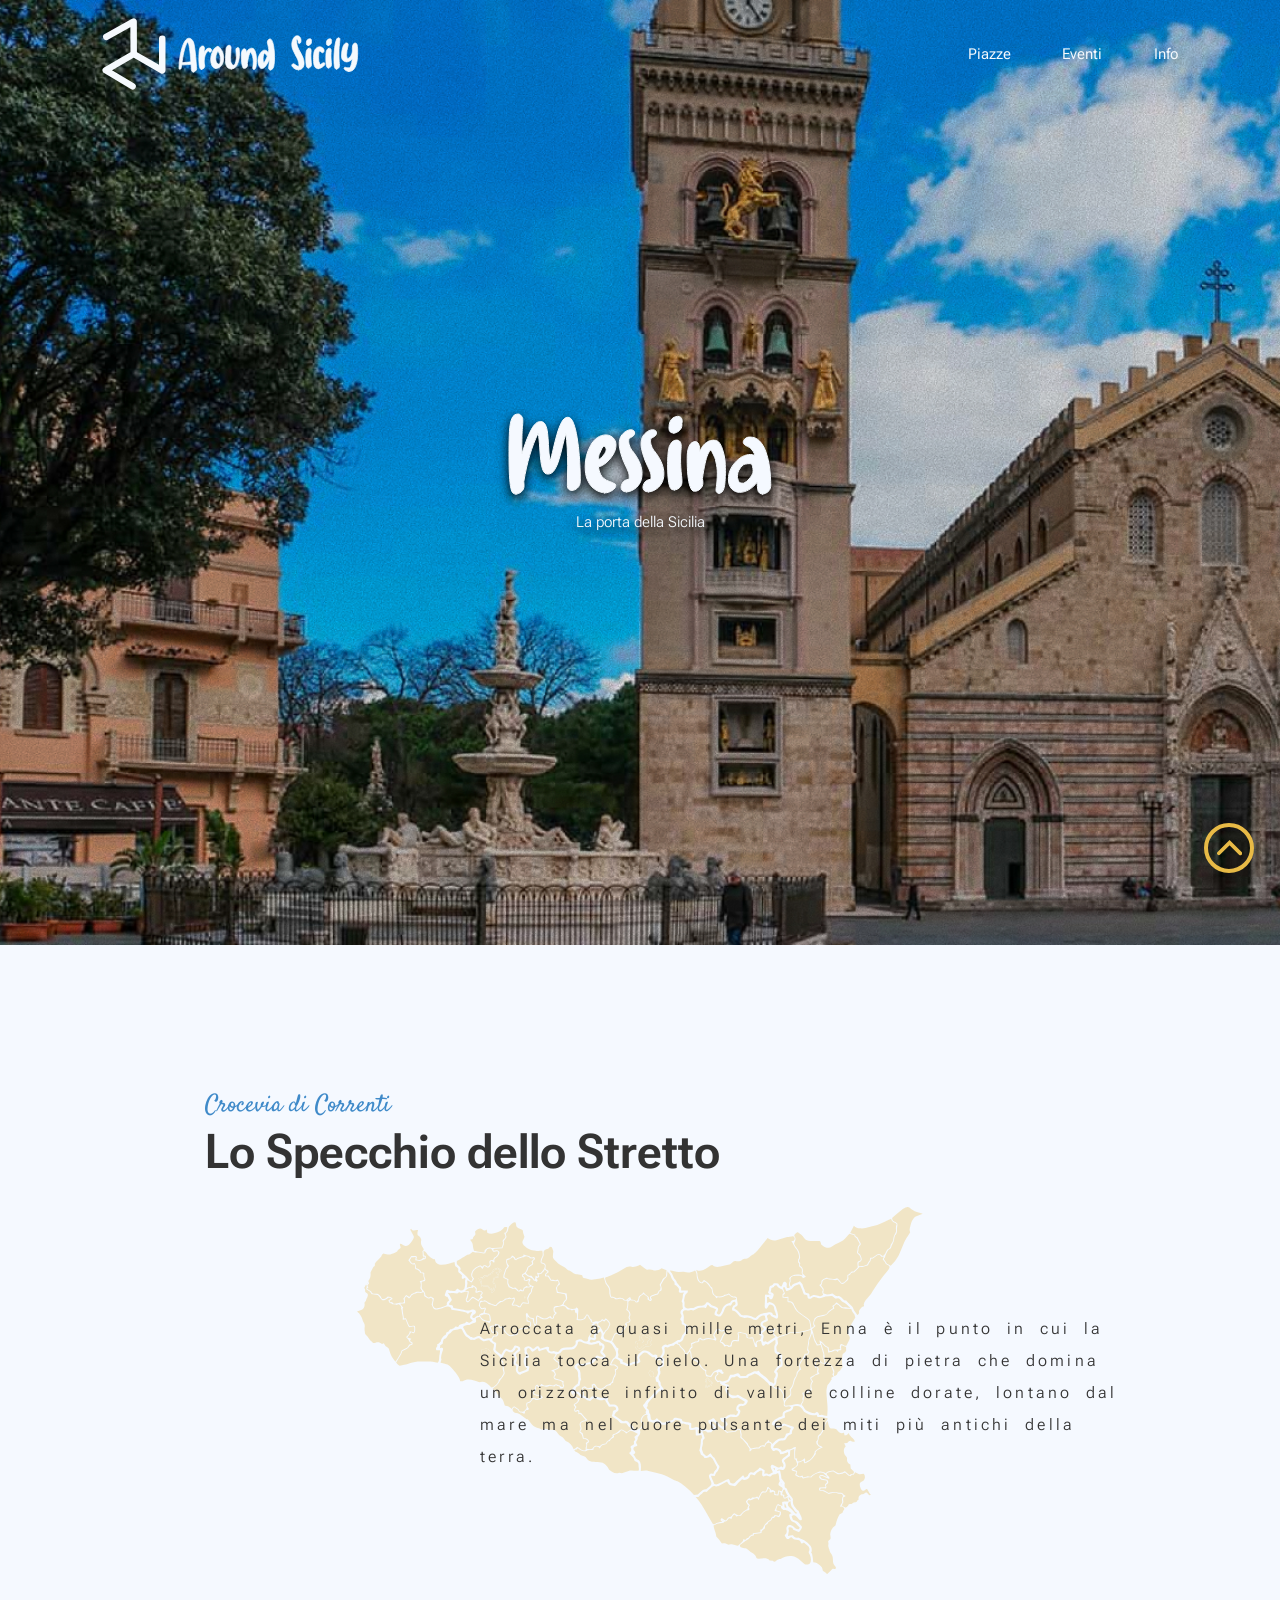
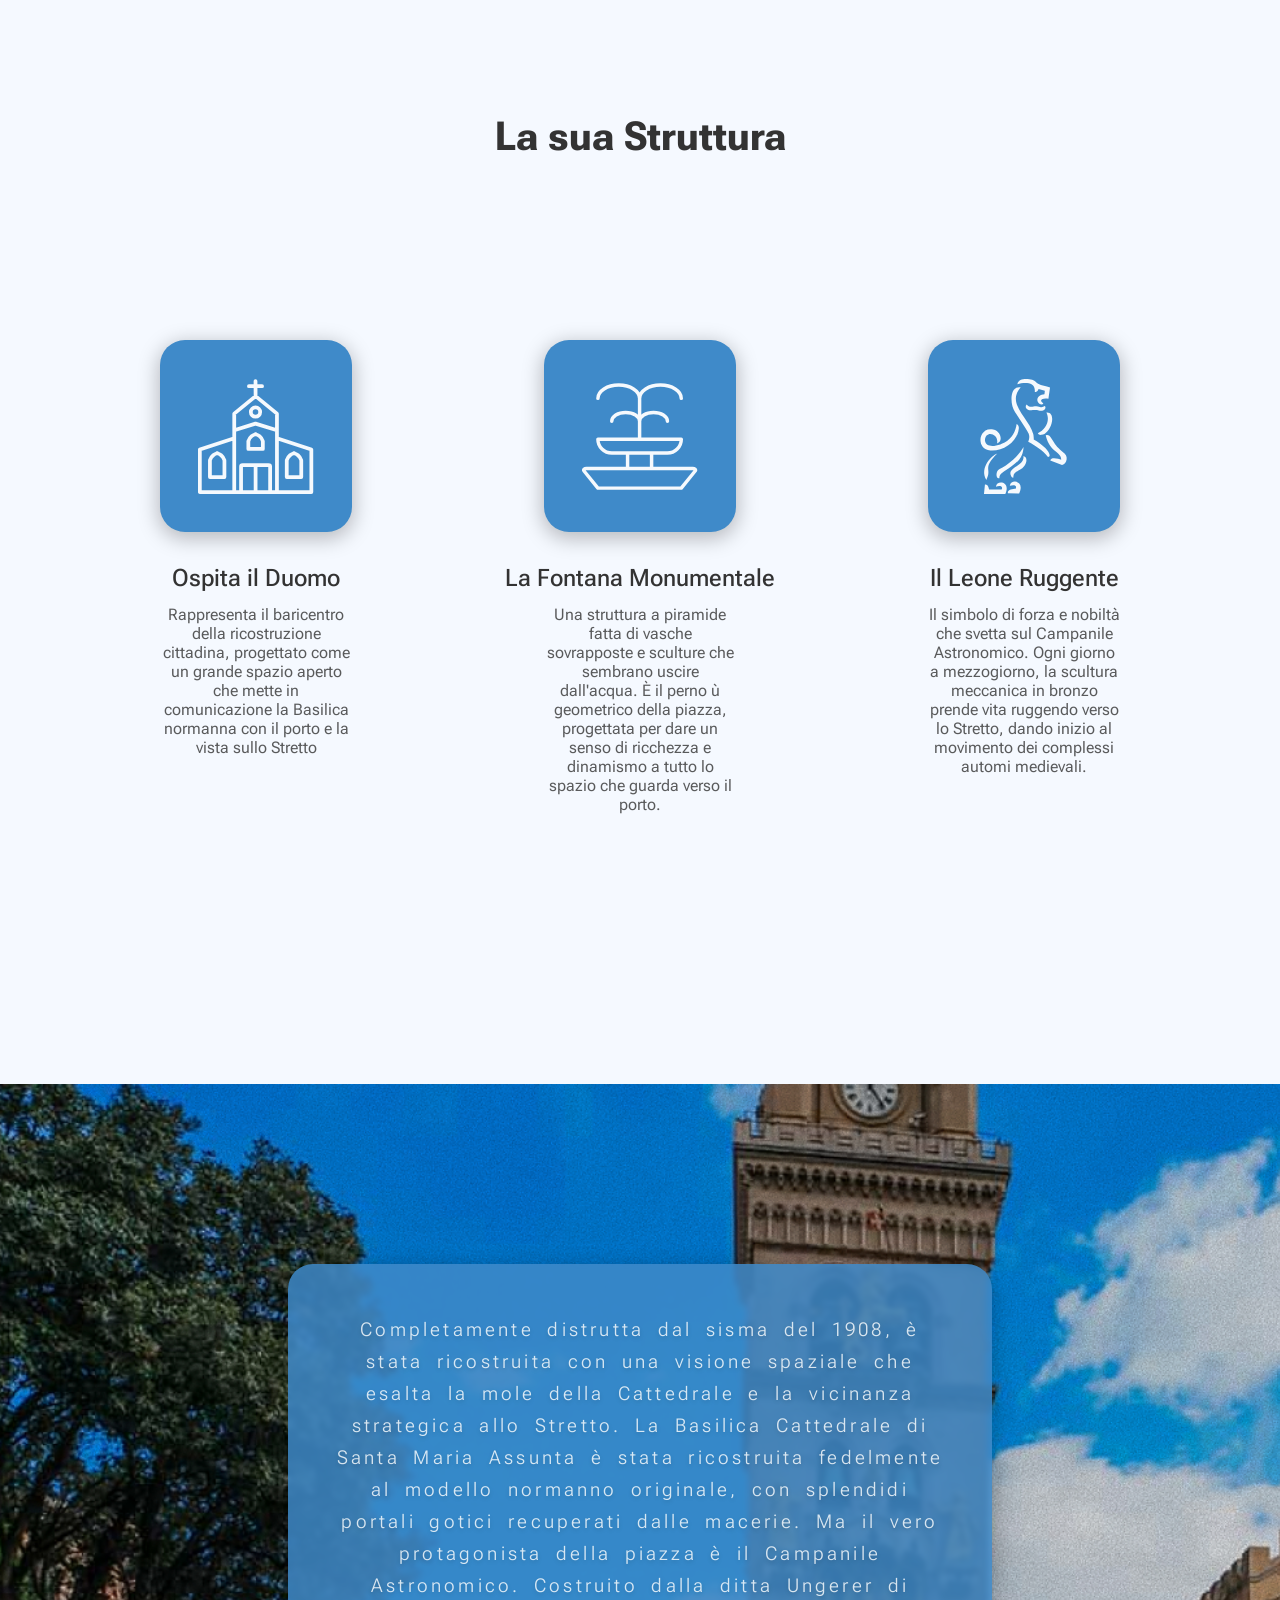
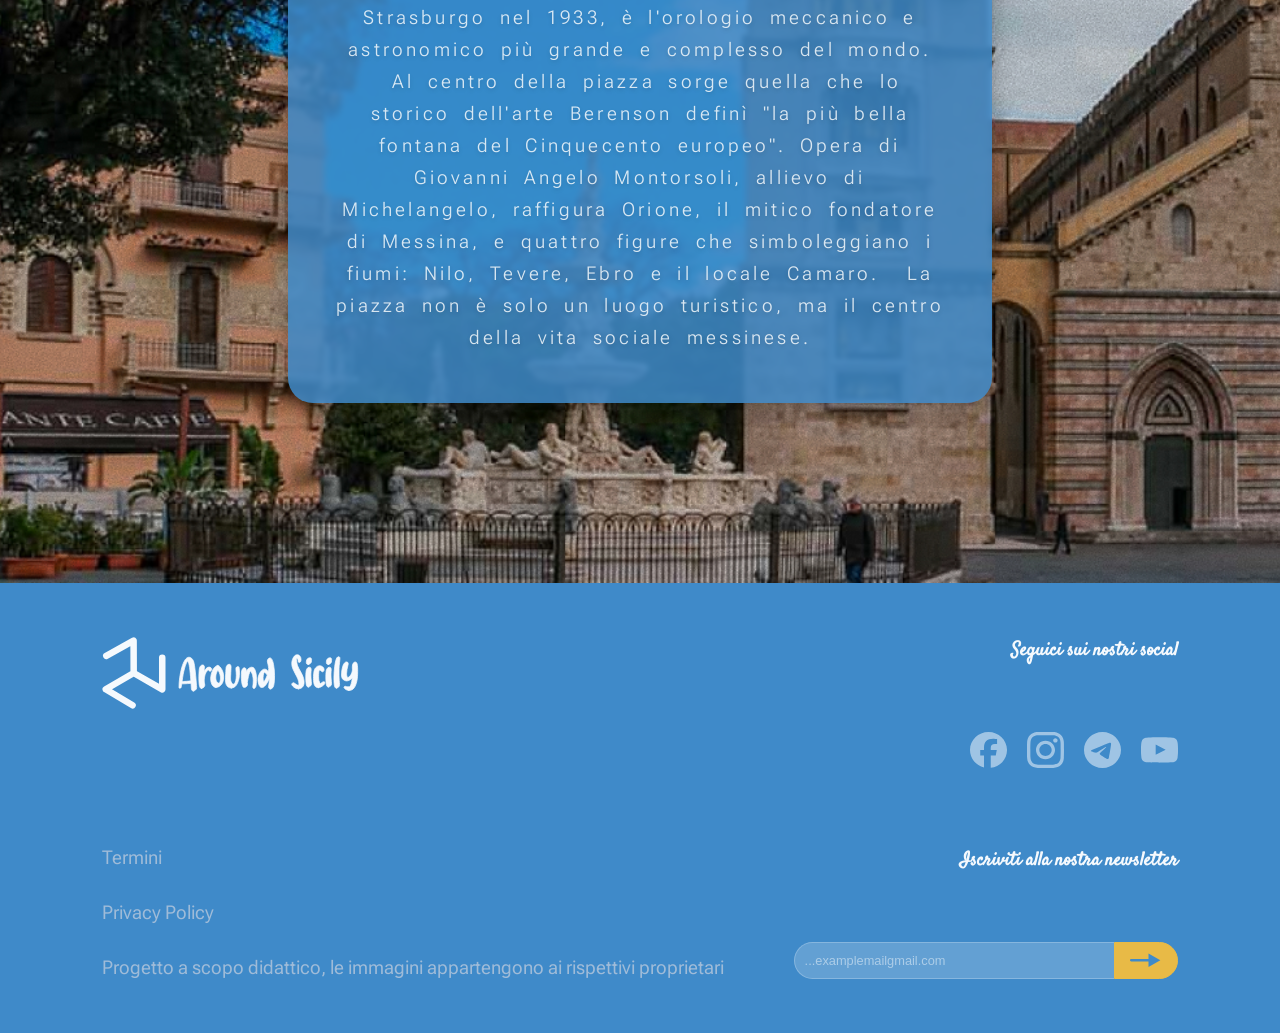
<file: messina.html>
<!DOCTYPE html>
<html lang="it,en">
<head>
    <meta charset="UTF-8">
    <meta name="viewport" content="width=device-width, initial-scale=1.0">
    <link rel="stylesheet" href="style.css">
    <link rel="icon" type="image/png" sizes="32x32" href="favicon/favicon.png">
    <link rel="apple-touch-icon" sizes="180x180" href="favicon/apple-icon.png">
    <title>Around Sicily - Messina</title>
</head>
<body>
    <nav>
        <div class="nav-left">
            <div class="Trademark">
        <?xml version="1.0" encoding="UTF-8"?>
<svg id="TM"  xmlns="http://www.w3.org/2000/svg" viewBox="0 0 75.36 84.96">
    <a href="index.html"><path d="M4.98,22.26L37.2,4.35l.12,38.15M37.32,42.49L4.35,61.67l31.62,18.94M37.32,42.49l33.69,19.31V24.6"/></a>
</svg>
    <svg id="AS" viewBox="0 0 245 50" xmlns="http://www.w3.org/2000/svg">
        <a href="index.html"><path d="M4.16 36.764C4.40267 36.6947 5.02667 36.6427 6.032 36.608C8.49333 36.5387 11.8907 36.244 16.224 35.724C15.6 27.6467 15.0107 21.6147 14.456 17.628C13.832 12.844 12.948 9.88 11.804 8.736C11.7 8.736 11.2147 9.516 10.348 11.076C9.516 12.6013 8.528 15.392 7.384 19.448C6.24 23.4693 5.16533 29.2413 4.16 36.764ZM19.708 49.556C18.4253 49.556 17.628 49.0707 17.316 48.1C17.004 47.1293 16.8133 45.3787 16.744 42.848L16.484 39.156C13.0867 39.4333 10.1227 39.624 7.592 39.728C5.096 39.832 3.81333 39.884 3.744 39.884C3.36267 42.0333 3.15467 43.4547 3.12 44.148C3.05067 44.6333 2.808 45.032 2.392 45.344C1.976 45.656 1.54267 45.812 1.092 45.812C0.364 45.812 -3.46452e-07 45.4307 -3.46452e-07 44.668C-3.46452e-07 40.5427 0.312 36.1053 0.936 31.356C1.59467 26.572 2.51333 22.0827 3.692 17.888C4.90533 13.6587 6.344 10.192 8.008 7.488C9.70667 4.784 11.596 3.432 13.676 3.432C14.8893 3.432 16.016 3.88267 17.056 4.784C18.1307 5.68533 19.032 6.968 19.76 8.632C20.4187 10.4 21.008 13.2253 21.528 17.108C22.4293 23.66 23.2267 31.9453 23.92 41.964L24.128 45.084C24.128 46.3667 23.608 47.424 22.568 48.256C21.5627 49.1227 20.6093 49.556 19.708 49.556ZM30.7852 46.02H30.2652C29.4332 46.02 28.7572 45.2227 28.2372 43.628C27.5092 41.2707 27.1452 36.7987 27.1452 30.212C27.1452 27.508 27.2666 24.804 27.5092 22.1C27.7866 18.772 28.3586 16.6227 29.2252 15.652C30.1959 14.5427 31.2186 13.988 32.2932 13.988C32.7092 13.988 33.1252 14.092 33.5412 14.3H33.4892C33.6626 14.3693 33.8532 14.5253 34.0612 14.768C34.3039 15.0107 34.4599 15.2707 34.5292 15.548C34.7372 16.2413 34.8412 16.7267 34.8412 17.004C34.8412 17.316 34.8066 17.6627 34.7372 18.044C34.6332 18.7027 34.4946 20.3147 34.3212 22.88C34.7026 22.1867 35.1359 21.476 35.6212 20.748C37.3546 18.2173 39.2266 16.952 41.2372 16.952C42.1732 16.952 42.9879 17.2467 43.6812 17.836C44.4092 18.3907 44.7732 19.0493 44.7732 19.812C44.7732 20.3667 44.5479 20.9733 44.0972 21.632C43.6812 22.2907 43.0919 22.62 42.3292 22.62C41.9479 22.62 41.6359 22.4987 41.3932 22.256C41.1852 21.9787 40.9946 21.6147 40.8212 21.164L40.0932 20.748C40.0239 20.748 39.9372 20.7653 39.8332 20.8C39.7639 20.8347 39.6946 20.8867 39.6252 20.956C39.5559 20.9907 39.4519 21.0773 39.3132 21.216C39.1746 21.32 39.0359 21.4587 38.8972 21.632C37.3026 23.5387 36.2106 25.4627 35.6212 27.404C35.0666 29.3107 34.6679 31.72 34.4252 34.632C34.5639 36.0187 34.6679 37.1107 34.7372 37.908C34.8412 38.6707 34.9279 39.312 34.9972 39.832C35.1012 40.3173 35.1879 40.872 35.2572 41.496C35.2572 42.5013 34.8239 43.5067 33.9572 44.512C33.0906 45.5173 32.0332 46.02 30.7852 46.02ZM53.8253 39.052L53.7733 39C53.7733 39.0347 53.7906 39.052 53.8253 39.052ZM54.2933 39.156C54.6746 39.0867 54.9173 38.9653 55.0213 38.792C55.1599 38.584 55.3159 38.376 55.4893 38.168C56.1479 37.0933 56.5466 35.0653 56.6853 32.084C56.6853 31.0093 56.6159 30.108 56.4773 29.38C55.8533 25.6707 54.6919 22.88 52.9933 21.008C52.2653 22.3947 51.6759 23.764 51.2253 25.116L51.0173 25.636V25.74L51.1213 25.48V25.584C50.8093 25.9653 50.5146 27.6467 50.2373 30.628C50.2373 32.4307 50.3759 33.6787 50.6533 34.372C50.6533 34.476 50.6706 34.5453 50.7053 34.58C50.7746 35.0307 51.0866 35.7933 51.6413 36.868C52.2306 37.6653 52.9239 38.3587 53.7213 38.948C53.8599 39.0867 54.0506 39.156 54.2933 39.156ZM50.4453 44.668C47.9493 44.668 46.0773 43.2467 44.8293 40.404C43.7893 38.116 43.2693 35.62 43.2693 32.916C43.2693 31.2867 43.5293 29.276 44.0493 26.884C44.6039 24.4573 45.4359 22.204 46.5453 20.124C47.6893 18.0093 49.1279 16.5187 50.8613 15.652C51.3466 14.924 52.0919 14.56 53.0973 14.56C53.5479 14.56 54.1893 14.9067 55.0213 15.6C55.8879 16.2933 56.7719 17.3333 57.6733 18.72C58.6093 20.072 59.4066 21.736 60.0653 23.712C60.7239 25.6533 61.0533 27.872 61.0533 30.368C61.0533 34.84 60.0479 38.2893 58.0373 40.716C55.8533 43.3507 53.3226 44.668 50.4453 44.668ZM71.4557 45.552C69.9651 45.552 68.5437 45.084 67.1917 44.148C64.7304 42.484 63.4997 39.2253 63.4997 34.372C63.4997 33.54 63.6211 30.7147 63.8637 25.896C64.0717 21.32 64.2451 18.512 64.3837 17.472C64.5917 16.3627 65.0597 15.3573 65.7877 14.456C66.5504 13.5547 67.5384 13.104 68.7517 13.104C69.3411 13.104 69.8611 13.312 70.3117 13.728C70.9011 14.5947 71.1957 15.5133 71.1957 16.484L71.0917 19.24C70.7104 26.7973 70.5197 31.0613 70.5197 32.032C70.5197 33.8 70.6411 35.048 70.8837 35.776L71.2997 37.076C71.7157 38.1853 72.2704 39.0867 72.9637 39.78L73.0157 39.832C73.2584 39.9707 73.4317 40.0747 73.5357 40.144C73.6744 40.2133 74.0211 40.248 74.5757 40.248C74.7144 40.2133 74.8184 40.1787 74.8877 40.144C74.9917 40.1093 75.0957 40.0747 75.1997 40.04C75.3037 40.0053 75.4944 39.884 75.7717 39.676C77.5051 37.388 78.3717 33.5747 78.3717 28.236C78.3717 27.0573 78.3197 25.8093 78.2157 24.492C78.1117 23.14 78.0077 21.944 77.9037 20.904C77.8344 19.864 77.7997 19.188 77.7997 18.876C77.7997 18.0787 78.1117 17.4373 78.7357 16.952C79.3944 16.432 80.0011 16.172 80.5557 16.172C81.3184 16.172 81.8557 16.6227 82.1677 17.524C82.5491 19.9507 82.7397 22.412 82.7397 24.908C82.7397 29.9 81.8904 34.3893 80.1917 38.376C78.1811 43.16 75.2691 45.552 71.4557 45.552ZM102.494 45.864C101.385 45.864 100.83 45.24 100.83 43.992C100.83 43.576 100.9 42.9867 101.038 42.224C101.316 40.5947 101.489 38.168 101.558 34.944C101.558 32.9333 101.264 30.7493 100.674 28.392C100.674 27.6293 99.9984 25.948 98.6464 23.348L98.6984 23.296C98.6638 23.296 98.6118 23.2613 98.5424 23.192C98.5078 23.088 98.4731 23.036 98.4384 23.036L97.8664 22.412C97.3464 22.932 96.8438 23.764 96.3584 24.908C95.4224 27.0573 94.4518 31.3907 93.4464 37.908C93.6544 38.636 93.7584 39.3987 93.7584 40.196C93.7584 41.548 93.2904 42.64 92.3544 43.472C91.4184 44.304 90.4304 44.72 89.3904 44.72C89.3211 44.7547 89.1998 44.772 89.0264 44.772C88.1251 44.772 87.3624 43.8533 86.7384 42.016C85.7331 39.2427 85.2304 34.2507 85.2304 27.04C85.2304 24.44 85.4731 22.4813 85.9584 21.164C86.4438 19.8467 87.0158 18.9627 87.6744 18.512C88.3331 18.0613 88.9571 17.836 89.5464 17.836C91.1758 17.836 92.0424 19.6213 92.1464 23.192C92.9784 21.216 93.8971 19.7947 94.9024 18.928C95.9424 18.0613 96.8784 17.5413 97.7104 17.368C98.5771 17.16 99.1144 17.056 99.3224 17.056C101.021 17.1253 102.217 17.7147 102.91 18.824C103.638 19.9333 104.158 21.112 104.47 22.36C105.094 24.336 105.493 26.104 105.666 27.664C105.84 29.224 105.926 31.2 105.926 33.592C105.926 38.376 105.649 41.6173 105.094 43.316C104.54 45.0147 103.673 45.864 102.494 45.864ZM115.971 37.284L117.687 34.684C119.247 31.564 120.253 29.2413 120.703 27.716C120.461 27.3693 120.097 26.9187 119.611 26.364C119.126 25.8093 118.606 25.3067 118.051 24.856C117.497 24.3707 117.011 24.0933 116.595 24.024C116.353 24.1627 116.006 24.9427 115.555 26.364C115.278 27.7853 115.07 29.484 114.931 31.46C114.931 32.9507 115.07 34.216 115.347 35.256C115.659 36.504 115.867 37.18 115.971 37.284ZM124.863 46.748C124.135 46.748 123.546 46.488 123.095 45.968C122.645 45.448 122.419 44.8413 122.419 44.148C122.419 43.7667 122.489 43.0907 122.627 42.12C123.078 40.04 123.407 36.8333 123.615 32.5C123.442 32.9507 123.026 33.8173 122.367 35.1C120.461 38.8093 118.762 41.3747 117.271 42.796C116.405 43.94 115.313 44.616 113.995 44.824L113.319 44.928C112.175 44.928 111.257 44.46 110.563 43.524C109.87 42.588 109.333 41.4787 108.951 40.196C108.57 38.9133 108.293 37.6653 108.119 36.452C107.981 35.2387 107.911 34.3547 107.911 33.8C107.911 31.824 108.362 29.744 109.263 27.56C110.165 25.376 111.309 23.5213 112.695 21.996C114.082 20.4707 115.538 19.708 117.063 19.708C117.861 19.708 118.606 19.9333 119.299 20.384C119.993 20.8347 120.582 21.3027 121.067 21.788C121.553 22.2387 121.882 22.568 122.055 22.776C122.437 20.5573 122.645 19.1707 122.679 18.616C122.09 15.288 121.674 13.2427 121.431 12.48C121.397 12.3413 121.327 12.064 121.223 11.648C121.154 11.232 121.067 10.7467 120.963 10.192C120.859 9.63733 120.807 9.152 120.807 8.736C120.807 7.176 121.379 5.96267 122.523 5.096C123.182 4.64534 123.858 4.42 124.551 4.42C126.527 4.42 128.087 7.384 129.231 13.312C130.167 18.2347 130.635 23.3133 130.635 28.548C130.635 33.1587 130.427 36.7987 130.011 39.468C129.63 42.1027 129.006 43.9747 128.139 45.084C127.307 46.1933 126.215 46.748 124.863 46.748ZM163.283 46.644C161.584 46.644 160.042 46.228 158.655 45.396C157.268 44.5987 156.159 43.7147 155.327 42.744C154.53 41.7733 154.131 41.028 154.131 40.508C154.131 39.884 154.408 39.3467 154.963 38.896C155.518 38.4107 156.055 38.168 156.575 38.168C156.852 38.168 157.563 38.6187 158.707 39.52C160.718 41.0453 162.156 41.808 163.023 41.808C163.335 41.808 163.491 41.756 163.491 41.652C163.526 41.548 163.595 41.4267 163.699 41.288C163.942 40.8027 164.063 40.3347 164.063 39.884C163.924 37.4227 163.37 35.0827 162.399 32.864C161.463 30.6453 160.354 28.4267 159.071 26.208C157.823 23.9547 156.696 21.6667 155.691 19.344C154.686 16.9867 154.183 14.5253 154.183 11.96C154.183 10.2267 154.495 8.44133 155.119 6.604C155.778 4.732 156.662 3.172 157.771 1.924C158.915 0.641333 160.215 -2.38419e-07 161.671 -2.38419e-07C163.058 -2.38419e-07 164.271 0.624 165.311 1.872C166.351 3.08533 166.871 4.64534 166.871 6.552C166.871 9.18667 166.022 10.504 164.323 10.504C163.699 10.504 163.3 10.2787 163.127 9.828C162.988 9.37734 162.902 8.84 162.867 8.216C162.832 7.55734 162.694 6.916 162.451 6.292C162.243 5.63334 161.775 5.11334 161.047 4.732C160.77 5.46 160.631 6.06667 160.631 6.552L160.579 7.228L161.463 12.74C161.879 14.82 163.266 17.9053 165.623 21.996C166.49 23.5213 167.322 25.0987 168.119 26.728C170.06 30.6453 171.031 34.2507 171.031 37.544C171.031 40.56 170.251 42.8307 168.691 44.356C167.166 45.8813 165.363 46.644 163.283 46.644ZM176.981 44.044C176.565 44.044 176.131 43.9573 175.681 43.784C174.121 43.16 173.341 38.688 173.341 30.368C173.341 25.9307 173.635 22.6547 174.225 20.54L175.005 19.084C175.802 17.732 176.859 17.056 178.177 17.056C179.875 17.056 180.725 18.1827 180.725 20.436C180.725 21.0947 180.673 21.892 180.569 22.828C180.43 24.2147 180.361 25.8613 180.361 27.768C180.361 30.3333 180.534 33.176 180.881 36.296C181.054 37.4053 181.141 38.5147 181.141 39.624C181.141 40.6987 180.881 41.5653 180.361 42.224C179.841 42.848 179.251 43.316 178.593 43.628C177.934 43.9053 177.397 44.044 176.981 44.044ZM176.721 13.26C174.953 13.26 174.069 12.376 174.069 10.608C174.069 7.86934 174.814 5.99734 176.305 4.992C177.137 4.472 177.969 4.212 178.801 4.212C180.43 4.212 181.245 5.02667 181.245 6.656C181.245 7.00267 181.193 7.488 181.089 8.112C181.089 8.32 181.106 8.476 181.141 8.58C181.141 10.0013 180.621 11.1453 179.581 12.012C178.575 12.844 177.622 13.26 176.721 13.26ZM191.385 36.348L191.333 35.984L191.385 36.348ZM190.449 45.032C188.023 45.032 186.324 43.9747 185.353 41.86C184.383 39.7107 183.897 36.556 183.897 32.396C183.897 28.7907 184.053 26.0347 184.365 24.128C184.781 21.216 185.631 19.1187 186.913 17.836C188.543 15.964 190.345 15.028 192.321 15.028C193.743 15.028 195.095 15.548 196.377 16.588C197.695 17.628 198.353 18.8413 198.353 20.228L198.301 21.06C198.301 21.58 198.059 22.1 197.573 22.62C197.123 23.1053 196.603 23.348 196.013 23.348C195.389 23.348 194.939 23.0187 194.661 22.36C194.419 22.1867 194.245 22.0307 194.141 21.892C193.968 21.6493 193.153 21.2853 191.697 20.8C191.143 23.0533 190.865 26.104 190.865 29.952C190.865 32.3093 191.021 34.3547 191.333 36.088C191.333 36.712 191.923 37.804 193.101 39.364L193.257 39.416C193.881 39.104 194.332 38.844 194.609 38.636C194.609 38.532 195.008 38.2027 195.805 37.648C196.637 37.0933 197.313 36.816 197.833 36.816C198.977 36.816 199.549 37.336 199.549 38.376C199.549 39.3467 198.995 40.352 197.885 41.392C196.811 42.432 195.545 43.2987 194.089 43.992C192.668 44.6853 191.455 45.032 190.449 45.032ZM204.403 44.044C203.987 44.044 203.553 43.9573 203.103 43.784C201.543 43.16 200.763 38.688 200.763 30.368C200.763 25.9307 201.057 22.6547 201.647 20.54L202.427 19.084C203.224 17.732 204.281 17.056 205.599 17.056C207.297 17.056 208.147 18.1827 208.147 20.436C208.147 21.0947 208.095 21.892 207.991 22.828C207.852 24.2147 207.783 25.8613 207.783 27.768C207.783 30.3333 207.956 33.176 208.303 36.296C208.476 37.4053 208.563 38.5147 208.563 39.624C208.563 40.6987 208.303 41.5653 207.783 42.224C207.263 42.848 206.673 43.316 206.015 43.628C205.356 43.9053 204.819 44.044 204.403 44.044ZM204.143 13.26C202.375 13.26 201.491 12.376 201.491 10.608C201.491 7.86934 202.236 5.99734 203.727 4.992C204.559 4.472 205.391 4.212 206.223 4.212C207.852 4.212 208.667 5.02667 208.667 6.656C208.667 7.00267 208.615 7.488 208.511 8.112C208.511 8.32 208.528 8.476 208.563 8.58C208.563 10.0013 208.043 11.1453 207.003 12.012C205.997 12.844 205.044 13.26 204.143 13.26ZM215.323 45.604C214.803 45.604 214.318 45.4827 213.867 45.24C213.451 44.9973 213.087 44.408 212.775 43.472C212.498 42.536 212.272 41.0627 212.099 39.052C211.926 37.0067 211.839 34.216 211.839 30.68C211.839 26.0347 212.203 21.0427 212.931 15.704C213.694 9.91467 214.682 6.06667 215.895 4.16C216.484 3.224 217.282 2.756 218.287 2.756C219.05 2.756 219.518 2.99867 219.691 3.484C219.864 3.93467 219.986 4.576 220.055 5.408C220.055 5.89333 219.726 8.97867 219.067 14.664C218.859 16.7787 218.755 19.7773 218.755 23.66C218.755 29.692 218.946 34.5453 219.327 38.22C219.466 39.0867 219.535 39.9187 219.535 40.716C219.535 41.8253 219.292 42.744 218.807 43.472C218.322 44.1653 217.75 44.6853 217.091 45.032C216.467 45.4133 215.878 45.604 215.323 45.604ZM232.269 48.828C231.056 48.828 229.929 48.5507 228.889 47.996C227.884 47.4413 227.069 46.852 226.445 46.228C225.856 45.604 225.561 45.1707 225.561 44.928C225.561 44.6507 225.7 44.2867 225.977 43.836C226.289 43.3853 226.74 43.16 227.329 43.16C228.924 43.6453 230.103 43.888 230.865 43.888C231.351 43.888 231.819 43.8707 232.269 43.836C232.72 43.8013 232.98 43.784 233.049 43.784C233.257 43.68 233.431 43.5587 233.569 43.42L234.453 42.172L235.025 40.768C235.788 38.792 236.429 35.7587 236.949 31.668C236.915 31.668 236.897 31.6853 236.897 31.72C236.655 32.032 236.169 32.5173 235.441 33.176C234.748 33.8 233.847 34.4067 232.737 34.996C231.628 35.5507 230.363 35.828 228.941 35.828C228.144 35.828 227.451 35.6893 226.861 35.412C223.741 34.3027 222.181 31.72 222.181 27.664C222.181 23.504 222.719 19.6733 223.793 16.172C225.111 11.9427 226.896 9.828 229.149 9.828C229.635 9.828 230.12 10.0187 230.605 10.4C231.125 10.7813 231.385 11.44 231.385 12.376C231.385 13.1387 231.264 13.7973 231.021 14.352C229.877 18.4773 229.253 22.2213 229.149 25.584C229.149 28.1147 229.548 29.848 230.345 30.784L230.865 31.044C231.385 31.044 231.975 30.784 232.633 30.264C233.569 29.432 234.419 28.3573 235.181 27.04C236.048 25.2373 236.499 24.128 236.533 23.712C236.741 23.0533 236.949 22.1 237.157 20.852L237.001 16.692C237.001 14.3 237.4 12.584 238.197 11.544C238.995 10.504 239.896 9.984 240.901 9.984C242.323 9.984 243.241 10.9547 243.657 12.896C244.073 14.8373 244.281 18.1827 244.281 22.932C244.281 28.236 243.935 32.5 243.241 35.724C242.063 41.236 240.381 44.9107 238.197 46.748C237.435 47.4067 236.932 47.7707 236.689 47.84C236.447 47.944 236.152 48.048 235.805 48.152C235.493 48.256 235.06 48.3947 234.505 48.568C233.951 48.7413 233.205 48.828 232.269 48.828Z"/>
        </a>
    </svg>
        </div>
            </div>
    <div class="nav-right">
<ul>
    <a href="piazze.html"><li>Piazze</li></a>
    <a href="eventi.html"><li>Eventi</li></a>
    <a href="info.html"><li>Info</li></a>
</ul>
    </div>
    </nav>
<header style="background-image: url(IMGs/Hero_citta/messina.jpg);">
   <svg width="262" height="81" viewBox="0 0 262 81" fill="none" xmlns="http://www.w3.org/2000/svg">
<path d="M7.00892 80.064C6.24092 80.064 5.47292 79.904 4.70492 79.584C4.00092 79.328 3.36092 78.528 2.78492 77.184C2.20892 75.84 1.69692 73.664 1.24892 70.656C0.864922 67.584 0.544922 63.392 0.288922 58.08C0.096922 52.768 0.000922084 45.92 0.000922084 37.536C0.000922084 29.6 0.160922 22.848 0.480922 17.28C0.800922 11.648 1.60092 7.36 2.88092 4.416C4.16092 1.472 6.27292 0 9.21692 0C10.6889 0 12.0649 1.152 13.3449 3.456C13.6649 3.52 13.8249 4.704 13.8249 7.008C13.8249 8.352 13.7289 10.112 13.5369 12.288C13.0889 16.192 12.8649 22.848 12.8649 32.256L12.9609 39.744C15.3929 31.808 17.6009 25.632 19.5849 21.216C21.5689 16.736 23.2969 13.536 24.7689 11.616C26.3049 9.696 27.6169 8.544 28.7049 8.16C29.8569 7.776 30.7849 7.584 31.4889 7.584C33.7289 7.584 35.3609 8.672 36.3849 10.848C37.4729 12.96 38.2089 15.776 38.5929 19.296C38.9769 22.752 39.2649 26.496 39.4569 30.528C39.6489 36.352 40.1929 41.888 41.0889 47.136C42.1129 43.872 43.2009 39.68 44.3529 34.56C45.4409 29.76 46.6569 24.992 48.0009 20.256C49.3449 15.52 50.8809 11.52 52.6089 8.256C54.4009 4.928 56.4809 3.264 58.8489 3.264C61.1529 3.264 63.0409 5.248 64.5129 9.216C66.0489 13.12 67.2649 17.984 68.1609 23.808C69.1209 29.632 69.8249 35.52 70.2729 41.472C70.7209 47.424 71.0089 52.608 71.1369 57.024C71.2649 61.376 71.3289 63.936 71.3289 64.704L71.2329 67.872C71.1049 70.496 70.1449 72.576 68.3529 74.112C66.5609 75.648 64.7689 76.416 62.9769 76.416C61.6329 76.416 60.6409 76.128 60.0009 75.552C59.3609 74.976 58.9129 74.368 58.6569 73.728C58.4649 73.024 58.3689 72.352 58.3689 71.712C58.5609 64.992 58.6569 58.336 58.6569 51.744C58.6569 39.136 58.0809 28.352 56.9289 19.392C55.6489 23.424 54.4649 27.872 53.3769 32.736C52.3529 37.28 51.2009 41.632 49.9209 45.792C48.7049 49.888 47.2009 53.312 45.4089 56.064C43.6809 58.752 41.4729 60.096 38.7849 60.096C36.6729 60.096 35.0729 58.816 33.9849 56.256C32.9609 53.632 32.2249 50.336 31.7769 46.368C31.3289 42.4 30.9769 38.24 30.7209 33.888C30.4009 28.256 29.8889 23.328 29.1849 19.104C22.7209 32.544 17.9209 48.736 14.7849 67.68C14.9769 69.024 15.0729 70.304 15.0729 71.52C15.0729 74.272 14.1449 76.384 12.2889 77.856C10.4329 79.328 8.67292 80.064 7.00892 80.064ZM89.3177 45.792C91.2377 44.512 92.5177 43.552 93.1577 42.912C94.4377 41.376 95.2377 40.32 95.5577 39.744L95.9417 39.264C96.2617 38.56 96.5177 38.048 96.7097 37.728C96.9017 37.408 97.0617 36.672 97.1897 35.52C97.0617 34.24 96.8057 33.408 96.4217 33.024C96.1017 32.64 95.4617 32.416 94.5017 32.352L93.0617 33.984L90.4697 39.744C90.2777 39.808 90.0217 40.736 89.7017 42.528C89.4457 44.32 89.3177 45.408 89.3177 45.792ZM95.6537 78.912C95.5897 78.912 94.8857 78.784 93.5417 78.528C92.1977 78.336 90.5657 77.824 88.6457 76.992C86.7257 76.096 84.8057 74.72 82.8857 72.864C81.0297 70.944 79.4297 68.352 78.0857 65.088C76.8057 61.76 76.1657 57.536 76.1657 52.416C76.1657 44.928 77.9577 37.952 81.5417 31.488C85.5097 24.448 90.6937 20.928 97.0937 20.928C98.5657 20.928 100.07 21.312 101.606 22.08C103.142 22.784 104.422 23.904 105.446 25.44C106.47 26.912 106.982 28.8 106.982 31.104C106.982 34.368 105.99 37.6 104.006 40.8C102.086 43.936 99.7817 46.624 97.0937 48.864C94.4057 51.04 91.8457 52.416 89.4137 52.992C89.8617 55.808 90.5337 58.176 91.4297 60.096C93.0937 63.616 96.1017 66.08 100.454 67.488C102.63 68.192 103.878 68.704 104.198 69.024L105.446 69.504C106.342 69.952 106.79 70.56 106.79 71.328C106.79 73.184 105.574 74.912 103.142 76.512C100.774 78.112 98.2777 78.912 95.6537 78.912ZM117.685 77.856C113.973 77.856 112.117 76.288 112.117 73.152C112.117 72.128 112.469 70.88 113.173 69.408C114.389 66.976 116.661 65.6 119.989 65.28C120.117 64.448 120.181 63.744 120.181 63.168C120.181 61.184 120.021 60.032 119.701 59.712V59.616C119.701 58.592 118.741 56.16 116.821 52.32C114.773 48.096 113.141 43.904 111.925 39.744C110.773 35.52 110.197 32.288 110.197 30.048C110.197 26.848 110.837 24.192 112.117 22.08C113.461 19.968 115.029 18.4 116.821 17.376C118.613 16.288 120.181 15.744 121.525 15.744C124.277 15.744 125.653 16.832 125.653 19.008C125.653 20.8 124.469 22.24 122.101 23.328C121.397 23.776 120.917 24.064 120.661 24.192C120.469 24.32 120.341 24.448 120.277 24.576C120.213 24.64 120.117 24.736 119.989 24.864C119.925 24.992 119.829 25.728 119.701 27.072C119.701 27.648 119.701 27.968 119.701 28.032C119.765 28.032 119.797 28.128 119.797 28.32C119.797 28.448 119.893 29.088 120.085 30.24C120.725 32.544 121.589 34.464 122.677 36C122.869 36.064 123.797 37.248 125.461 39.552C130.517 46.528 133.045 53.216 133.045 59.616C133.045 63.84 132.149 67.296 130.357 69.984C128.565 72.672 126.453 74.656 124.021 75.936C121.653 77.216 119.541 77.856 117.685 77.856ZM139.529 77.856C135.817 77.856 133.961 76.288 133.961 73.152C133.961 72.128 134.313 70.88 135.017 69.408C136.233 66.976 138.505 65.6 141.833 65.28C141.961 64.448 142.025 63.744 142.025 63.168C142.025 61.184 141.865 60.032 141.545 59.712V59.616C141.545 58.592 140.585 56.16 138.665 52.32C136.617 48.096 134.985 43.904 133.769 39.744C132.617 35.52 132.041 32.288 132.041 30.048C132.041 26.848 132.681 24.192 133.961 22.08C135.305 19.968 136.873 18.4 138.665 17.376C140.457 16.288 142.025 15.744 143.369 15.744C146.121 15.744 147.497 16.832 147.497 19.008C147.497 20.8 146.313 22.24 143.945 23.328C143.241 23.776 142.761 24.064 142.505 24.192C142.313 24.32 142.185 24.448 142.121 24.576C142.057 24.64 141.961 24.736 141.833 24.864C141.769 24.992 141.673 25.728 141.545 27.072C141.545 27.648 141.545 27.968 141.545 28.032C141.609 28.032 141.641 28.128 141.641 28.32C141.641 28.448 141.737 29.088 141.929 30.24C142.569 32.544 143.433 34.464 144.521 36C144.713 36.064 145.641 37.248 147.305 39.552C152.361 46.528 154.889 53.216 154.889 59.616C154.889 63.84 153.993 67.296 152.201 69.984C150.409 72.672 148.297 74.656 145.865 75.936C143.497 77.216 141.385 77.856 139.529 77.856ZM165.328 75.936C164.56 75.936 163.76 75.776 162.928 75.456C160.048 74.304 158.608 66.048 158.608 50.688C158.608 42.496 159.152 36.448 160.24 32.544L161.68 29.856C163.152 27.36 165.104 26.112 167.536 26.112C170.672 26.112 172.24 28.192 172.24 32.352C172.24 33.568 172.144 35.04 171.952 36.768C171.696 39.328 171.568 42.368 171.568 45.888C171.568 50.624 171.888 55.872 172.528 61.632C172.848 63.68 173.008 65.728 173.008 67.776C173.008 69.76 172.528 71.36 171.568 72.576C170.608 73.728 169.52 74.592 168.304 75.168C167.088 75.68 166.096 75.936 165.328 75.936ZM164.848 19.104C161.584 19.104 159.952 17.472 159.952 14.208C159.952 9.152 161.328 5.696 164.08 3.84C165.616 2.88 167.152 2.4 168.688 2.4C171.696 2.4 173.2 3.904 173.2 6.912C173.2 7.552 173.104 8.448 172.912 9.6C172.912 9.984 172.944 10.272 173.008 10.464C173.008 13.088 172.048 15.2 170.128 16.8C168.272 18.336 166.512 19.104 164.848 19.104ZM210.065 79.296C208.017 79.296 206.993 78.144 206.993 75.84C206.993 75.072 207.121 73.984 207.377 72.576C207.889 69.568 208.209 65.088 208.337 59.136C208.337 55.424 207.793 51.392 206.705 47.04C206.705 45.632 205.457 42.528 202.961 37.728L203.057 37.632C202.993 37.632 202.897 37.568 202.769 37.44C202.705 37.248 202.641 37.152 202.577 37.152L201.521 36C200.561 36.96 199.633 38.496 198.737 40.608C197.009 44.576 195.217 52.576 193.361 64.608C193.745 65.952 193.937 67.36 193.937 68.832C193.937 71.328 193.073 73.344 191.345 74.88C189.617 76.416 187.793 77.184 185.873 77.184C185.745 77.248 185.521 77.28 185.201 77.28C183.537 77.28 182.129 75.584 180.977 72.192C179.121 67.072 178.193 57.856 178.193 44.544C178.193 39.744 178.641 36.128 179.537 33.696C180.433 31.264 181.489 29.632 182.705 28.8C183.921 27.968 185.073 27.552 186.161 27.552C189.169 27.552 190.769 30.848 190.961 37.44C192.497 33.792 194.193 31.168 196.049 29.568C197.969 27.968 199.697 27.008 201.233 26.688C202.833 26.304 203.825 26.112 204.209 26.112C207.345 26.24 209.553 27.328 210.833 29.376C212.177 31.424 213.137 33.6 213.713 35.904C214.865 39.552 215.601 42.816 215.921 45.696C216.241 48.576 216.401 52.224 216.401 56.64C216.401 65.472 215.889 71.456 214.865 74.592C213.841 77.728 212.241 79.296 210.065 79.296ZM233.025 69.312C233.473 69.248 233.857 69.216 234.177 69.216C234.497 69.216 234.689 69.184 234.753 69.12C234.817 68.992 234.913 68.896 235.041 68.832C235.233 68.768 236.001 68.352 237.345 67.584C237.601 67.456 238.465 66.624 239.937 65.088C241.601 63.04 242.625 61.568 243.009 60.672C243.265 60.16 243.457 59.872 243.585 59.808C243.905 58.976 244.065 57.92 244.065 56.64C244.065 55.296 243.905 53.984 243.585 52.704C243.329 51.36 243.009 50.496 242.625 50.112C241.985 49.792 241.185 49.632 240.225 49.632C239.009 49.632 237.793 49.792 236.577 50.112C235.361 50.368 234.593 50.592 234.273 50.784C230.369 54.304 228.417 57.952 228.417 61.728C228.417 63.008 228.545 64.064 228.801 64.896C229.185 66.304 229.569 67.328 229.953 67.968C230.401 68.544 231.425 68.992 233.025 69.312ZM253.665 80.064C250.849 80.064 249.185 78.496 248.673 75.36C248.481 74.016 248.321 71.68 248.193 68.352C242.689 75.008 236.833 78.336 230.625 78.336C227.617 78.336 224.993 77.216 222.753 74.976C220.513 72.736 219.393 69.344 219.393 64.8C219.393 58.784 221.729 53.248 226.401 48.192C231.073 43.072 236.065 40.512 241.377 40.512C242.849 40.512 244.385 40.832 245.985 41.472C245.473 39.936 244.833 38.56 244.065 37.344C242.465 35.168 241.313 33.888 240.609 33.504C239.969 33.12 239.233 32.736 238.401 32.352C235.649 31.072 234.273 29.696 234.273 28.224C234.273 27.136 234.849 26.016 236.001 24.864C237.217 23.648 238.849 23.04 240.897 23.04C244.801 23.04 248.033 24.384 250.593 27.072C253.153 29.696 255.169 33.056 256.641 37.152C258.177 41.184 259.297 45.44 260.001 49.92C260.769 54.336 261.249 58.464 261.441 62.304C261.633 66.144 261.729 69.056 261.729 71.04C261.729 73.408 261.185 75.264 260.097 76.608C259.009 77.888 257.825 78.784 256.545 79.296C255.265 79.808 254.305 80.064 253.665 80.064Z" fill="#F5F9FF"/>
</svg>

<p>La porta della Sicilia</p>
</header>


<section class="sect-1">
        <div class="head">
            <h2>Crocevia di Correnti</h2>
            <h1>Lo Specchio dello Stretto</h1>
        </div>
        <div class="text-map">
            <div class="map">
               <?xml version="1.0" encoding="UTF-8"?>
        <svg xmlns="http://www.w3.org/2000/svg" viewBox="0 0 678.79 440.48">
      <path class="cls-map" d="M424.67,254.92c-.69.45-3.25.63-3.25,1.47-.02,5.18,6.92,5.8,6.65,8.7-2.1.05-2.99.79-3.96,1.91-.6.7-2.86.76-3.68.28-1.93-1.14-3.72-.91-5.83-.86-2.76.07-5.67-3.12-8.66-2.26-1.59.46-3.19,1.26-5.12.78l.29-5.02c.09-1.58-4.42-1.33-8.28-2.37l-2.26-.61c-.5-.13-.47-1.76-.85-2.14-1.34-.95-3.78-1.23-5.57-1.58-2.09-.41-3.77-.39-4.93,1.61-.79,1.36-2.2.95-3.4,1.28-6.85,1.87-8.89,4.38-11.58.7l-2.63-1.68c-.41-.7-1.59-1.94-2.19-1.58-1.38,1.73-2.96,3.04-5.32,2.08-.34-.14-1.33-.36-1.39-.7l-.28-1.44c-.27-1.42-.45-2.85-.49-4.24-.35-.68-1.56-2.15-1.6-2.96,1.02-4.95-5.18-4.21-1.48-7.63-.75-2.5,1.02-4.36,2.32-5.89,1.17-1.37,2.16-2.78,3.53-3.95l2.84-2.42c.61-.52,1.96-1.64,2.35-2.3,2.96-5.77,7.58-2.63,7.86-6.18l-2.71-3.42c-.68-.86-.71-1.91-.69-3.24.04-2.75-5.36-3.74-.42-11.16l.05-3.05c-.95-1.57-1.21-4.2.8-4.84.91-.29,2.29-.6,2.81-1.09,1.48-1.4.08-5.78,1.12-8.94l-2.63-1.33,2.4-3.82c1.26-2,.57-5.59.18-7.88.02-.53,1.33-1.37,1.82-1.26,3.95,1.89,2.56-1.53,9.37-1.54.87-.42,2.32-2.96,3.36-2.22,1.14.82,1.58,1.32,3.08,1.29l1.26,2.56c1.09.9,2.16,1.96,3.1,3.1,4.48,5.42,1.44,4.6,3.48,6.05.45.32,1.78.25,2.13-.19l2.45-3.16c2.33.32.76,4.78,2.5,7.65,1.22,2.01,3.8,2.98,5.92,3.8,3.32,1.28,4.08,5.8,4.97,6.69l3.7,3.68,2.03,1.06c.02,2.19.36,4.42,1.04,6.28l3.7.71c.72.14,1.87.35,2.41.13,1.69-.67,2.84-6.92,6.45-5.45.55.23,1.44,1.69,1,2.11-2.43,1.53-4.24,4.55-2.16,7.06l2.39,2.88,3.01-1.09.02,2.5c2.93,3.43,9.11,2.08,6.69,5.39-1.95,2.67.71,3.86,1.65,7.88,7.2,5.38,4.27,4.98,13.06,3.5l4.1,2.55c1.25.77,2.36,1.45,3.86,2.16.37.19.04,1.63-.4,2.19-1.67,2.1-4.7-1.07-8.22,2.8-1.22,1.34-1.92,4.55-1.01,6,.25.39,1.81.82,1.76,1.27-.13,1.3-1.33,3.5-2.3,4.17-.5.34-1.91-.39-2.52-.63-.52-.21-1.77.03-2.4.02-2.75-.04-4.53.74-6.72,2.27-4.45,3.12-6.37.46-7.31,1.87-.31.46-.14,1.41.16,1.88l1.55,2.42c1.3.23,3.67.97,3.77,2.39.07,1.01-1.36,3.24-2.34,3.38-1.27.18-2.75-1.35-3.56-2.14l-3.42-3.36c-.92-.91-2.63-2.12-3.11-3.49-.18-.5-1.57-1.1-1.99-.83l-2.29,1.48ZM425.81,213.13c.45-.9.8-2.2.43-2.96-.3-.62-1.28-1.19-2.25-1.76-1.12-.66-1.85-2.14-2.86-3.38s-3.77,3.15-3.56,3.57c.3.59.86,1.52,1.36,2.33l-.68,5.68c.31.6,2.17.56,2.54.01,2.22-3.28,3.68-.82,5.02-3.5Z"/>
      <path class="cls-map" d="M494.26,126.39c-9,2.15-10.02.42-15.97,6.88-1.4-.46-3.21-1.27-4.6-1.98-4.06-2.08-7.1-.37-12.4-1.78l-3.74-4.1c-3.46-3.79-4.42-2.11-4.68-4.02-.33-2.45,4.57-1.23,3.83-5.65l-.88-5.28c-.12-.72-.29-1.6-.44-2.22-.36-1.47-4.69.69-8.23-3.67-.23-.28-1.05-.88-1.32-.73l-1.53.87c-.66.37-2.3.55-3.2.69-1.45,1.57-3.23,1.9-5.4,1.96-2.82.08-4.8-.24-6.86-2.16-1.24-1.16-1.39-2.3-1.72-3.88l-.95-4.46-2.15-1.65c-1.21-2.91-3.19-5.01-5.92-6.36-.42-.21-1.2-1.29-1.62-1.12-1.74.73-1.54,2.77-2.87,2.73-3.48-.12-5.46-7.07-5.19-10.64l-1.53-4.68c3.4,2.13,5.51,1.57,8.54.4,7.43-2.88,7.59-5.67,10.5-5.81,1.26-.06,2.23,3.56,10.11,1.79l10.62-2.39c1.41-.32,3.11-2.13,4.26-3.13,3.8-3.3,5.91,1.76,11.7-3.11,1.29-1.09,2.6-.74,4.13-.7,2.8.09,4.94-3.01,7.2-4.45,2.6-1.66,4.72-3.33,6.65-5.68l12.1-14.79c3.09,2.2,7.06,3.56,10.48,2.56l5.9-1.72,7.04-1.97c1.9-.53,4.58-.21,6.73-1.03.91-.35,2.3,1.74,2.37,2.71.07,1.04-.95,3.14-1.94,3.11s-1.85.19-1.96.49c1.71,1.45,1.96,2.96,2.9,4.82,1.23,2.44,3.61,4.3,4.88,7.83.74,2.07,2.5,7.11.22,8.72l-.15,3.62,1.61,1.77c-.88,2.16-.09,3.5,1.81,4.63,1.14.67,1.52,3.36,1.13,4.6-.57,1.83.28,3.02,1.29,4.86l-3.24-.93c-.71-.2-2.29-.46-3.02-.41l-3.37.25c-2.58.19-5.4,2.2-6.83,4.19.36,1.09,1.02,2.8.62,3.67-2.16,4.71.27,5.4-.16,7.63-.09.44-1.59.77-2.02.63-3.74-1.16.83-5.29-2.88-7.2-.83-.43-2.26-.49-2.71.63l-1.92,4.74c-2.43-.26-2.97-1.96-4.22-3.6-8.34-1.38-3.92,1.44-9.06,2.74-.99.25-1.66,1.97-1.65,3.09.04,3.25-1.87,4.49-1.08,5.34l1.88,2.02c-1.72,1.14-4.42-.84-5.49.12-.34.3-.43,1.22-.42,1.77l.04,4.72c.04,4.47-1.27,9.92,1.21,10.28s2.15-3.94,4.48-4.93c1.45-.62,3.49.95,4.37,1.81,1.27,1.24.84,3.41,1.37,4.93.75,2.19,1.81,3.79,2.11,6.82l-4.02-1.44c-.53-2.37-2.5-3.28-4.71-2.76Z"/>
      <path class="cls-map" d="M427.95,319.57c-.82,2-3.17-2.2-5.79,2.79.21,4.07,5.16,9.05,2.15,11.7l-5.29,4.65c-3.09-.14-4.82,1.34-6.88,3.26l-3.3,3.07-4.52.59-4.19-4.55c-4.23-4.59-9.16-8.32-14.55-11.58-1.36-.82-3.53-1.03-4.85-1.72l-8.41-4.38c-4.44-2.32-8.95-3.14-13.71-4.41l-8.98-2.39c-2.82-.75-6.08-.29-9.05.16l.12-5.08c.05-1.97-.31-3.48-.89-5.28-.74-2.33-2.41-2.81-4.3-4.01-1.36-.86-1.82-4.26-3.89-5.27,1.14-.91,1.89-1.35,2.14-1.89s-.34-2.05-.85-2.36c-1.71-1.04-1.77-4.5.22-5.15.98-.32,3.58-.75,3.22-2.06-.18-.67-1.12-1.95-1.37-2.6-.67-1.73,2.46-3.03,1.82-6.98,2.49-2.21,4.06-5.74,2.45-8.89l3.89-3.34.92-4.69c-.39-.29-1.4-.92-1.83-1.27-1.64-1.35-.13-4.11.73-5.51,1.33-2.17,3.01-3.71,5.79-2.79-1.35,3.13.43,3.28.46,7.31.94.94,3.53,1.16,5.13,1.56s2.61,1.07,4.06-.88l4.29,1.44c2.66,2.74,6,3.1,9.03.91,5.5-2.15,6.34.11,10.32-4.55l4.97.77c.69.11.96,1.89,1.17,2.58.4,1.31,2.43,1.36,3.76,1.08l2.95,1.11c1.04-.15,3.28.02,3.59.92.05,1.57-.33,4.01.44,5.16,2.36,1.11,4.76.53,7.3-.01l.28,6.91c2.39.6,4.05.14,6.67-.73.35.67.9,2.34,1.06,3.28-2.62,3.42-.81,2.98-2.26,10.34-2.01,10.16-1.21,1.88.59,10.05l3.08,2.07c.53,1.6,1.3,2.13,2.87,2.2,2.02.09,3.21-.15,4.94-1.67.82.61,2.56,1.95,3.27,2.67l5.08,9.4c.96,2.03-2.1,4.48-3.15,5.82-.33.42-.52,1.73-.72,2.22Z"/>
      <path class="cls-map" d="M228.95,266.79c-1.6-1.04-3.66-1.03-5.16-.27-2.5,1.27-3.81-.59-5.68-1.1-2.81-.77-5.94-1.41-8.29-4.45-7.44-9.6-3.66-4.4-7.47-7.19l-5.73-4.2c-1.81-1.33-3.1-2.54-5.59-2.47-2.08.06-4.37-1.55-4.41-3.82-.01-.79,1.22-2.44,1.92-2.9l4.85,3.25c.5,2.33,2.12,3.46,4.28,2.9l2.08,1.23c.35.21,1.42-.1,1.72-.37s-.05-1.12-.22-1.92l2.5-2.32c.41.05,1.55.53,1.75.24l.81-1.2c-1.4-1.63-2.88-3.78-2.03-6.02.31-.82,2.71-.96,3.38-1.47l2.91-3.64c.31-.39,1.66-1.02,2.04-.75.46.32,1.34.96,1.89,1.37,2.81.22,6.39-1.53,8.72-3.23l-2.74-2.76c-2.16.12-5.49.07-7.4-1.6-2.02-1.76,1.1-3.63,1.56-4.94.51-1.42-.9-4.08,1.54-4.84l.81,1.69c1.67.24,3.15-.54,4.54-1.57l4.06.98c1.86.45,3.56.41,5.56-.98l5.81.89,1.43-1.48c.35-.36,1.41.79,1.91.88l2.23.43c.59.11.76,1.74,1.24,2.18,1.53,1.24,5.3-.71,4.73-2.87-.42-1.62-1.7-2.8-.3-5.05-1.64-.78-3.5-1.86-4.99-2.23l-4.33-1.08c-.53-.13-1.53-.77-1.81-1.17-1.16-1.66,2.56-2.58,1.27-5.15l-1.83-3.68c2.75-1.07,4.76-2.1,6.34-3.64-.91-3.81,1.44-3.24-1.24-7.11-1.7-.12-2.65-1.24-3.12-2.26-.36-.36-1.55-.88-1.71-1.35-.19-.57.92-1.54,1.46-1.99l1.68-3.06c7.6-1.68,3.97-5.28,9.99-5.51l7.6-.3c2.29-.09,3.04-.52,4.45-2.02,1.81-1.92,2.78-3.56,3.23-6.47.31-1.95,3.59-1.09,4.82-.09,1.59,1.28,3.96,1.21,5.72,1.82,3.27,1.14,5.99,1.44,9.27.54l5.19-1.43c.25,1.11.51,2.42.87,2.92s1.98.08,2.73.13c2.78,3.33-4.2,6.47-1.16,9.46l3.7,3.63c-4.98,1.05-7.08-1.54-8.34-1.26-1.73.39-2.59,2.82-3.75,3.77-.7.14-2.4.07-2.7.65-.34.65-.31,1.82-.17,3.15-2.91.59-5.94,1.22-8.85,2.37-4.67,1.84-6.94-3.22-10.64,1.65-.51.67-1.21,1.68-1.11,2.3.13.76,1.07,2.03,1.67,2.43,3.93,2.64,2.77,8.17,2.8,8.38.28,1.79.76,3.6.39,5.37l-.81,3.93c-3.42,2.15-8.24,6.81-7.86,10.72.07.67,1.22,1.6,1.61,2.27,3.13,5.28,4.17,1.92,6.59,6.33-.34,3.72-5.12,4.07-5.11,6.01,0,1.48,2.76,2.43,1.29,3.8-1.38,1.29-.79,3.69.27,4.43.44.31,1.64-.24,2.07-.44l1.26-.6c.36-.17.69,1.11.69,1.51v2.53c1.93-.4,2.73-.3,3.7.86l5.28,6.29c-3.96.26-7.52,1.77-7.46,5.4.03,1.85,2.05,4.01.57,6.05-.42.58-1.08,2.03-.84,2.65,1.1,2.89,2.65-.46,4.19,8.25,2.54.08,4.6.51,6.47,2.84l-3.05,1.99c1,1.78.98,3.71-.07,5.69l-.12,3.18c-6.21,1.01-6.41-2.96-10.38-4.09-.99,1.57-2.3,2.57-3.95,2.8-4.66-10.58-8.52-7.36-11.22-11.91-1.35-2.28-3.76-2.95-5.55-4.4-2.47-2-3.59-6.23-7.35-6.65l-3.87-.44c-.88-.1-2.24.18-3.04-.35Z"/>
      <path class="cls-map" d="M571.05,423.61c-.2,8.35,5.44,6.41,2.87,10.76-.93-.19-2.36-.59-3.06-.42-.76.19-1.59,1.53-2.21,2.12l-4.61,4.41c-1.42-1.47-2.54-2.41-3.94-3.1-2.67-1.31.12-3.78-5.1-7.84-2.27-1.77-4.66-3.35-7.62-3.3.12-1.74-1.15-10.07-1.61-10.61l-.93-1.09c-.22-.25.61-1.1.68-1.56.29-1.81-.14-5.21-1.48-6.66-2.16-2.34-4.48-4.45-7.11-6.1-.99-.62-2.77-1.13-3.87-1.74l-3.72-2.06c-2.65.95-4.88.04-6.25-2.53-1.71-.35-3.6.24-6.12.84l1.18-6.41c.14-.76-.68-2.71-.36-3.41,1.94-1.33,4.68-.26,5.63,2.2l6.45,2.8c1.11.18,3.95-4.45,4.05-5.69.07-.78-1.33-1.94-1.75-2.63-2.07-3.37-4.74-5.12-8.6-6.17-1.09-.74-1.81-3.42-2.03-4.64l2.79-1.09c.94.5,2.8,1.51,3.5,2.28l2.57,2.86c.61.68,2.94,1.4,3.16.33.66-3.24-1.72-5.7-2.85-8.41l-.94-2.26c-1.79-.22-2.61-2.24-3.49-3.21-2.68-2.95-3.72-5.64-3.22-9.63.29-2.29-2.41-4.52-3.64-6.23-5.16-7.17-1.59-6.9-6.06-8.79l-.48-3.44c.04-.49.65-1.61.37-2l-1.24-1.74c-.92-1.29-1.71-2.32-2.8-3.6l-.38-3.83-1.13-5.21c-.22-1.01-2.5-.41-3.95.1,1.21-2.49,4.24-1.98,6.71-1.32,1.62.43,3.13-2,3.51-3.3.88-3.02.15-5.04-1.83-7.81,2.29-2.27,4.53-3.92,7.29-5.6l.32-6.83,4.93-2.02-.08,4.69.12,6.03c0,.45.2,1.62.31,2.01.1.37.8.34,1.37.5l1.93,5.27c-3.18,5.57-7.25,3.87-6.78,6.6.14.83,1.11,1.29,2.07,1.52l3.54.86c.05,2.02-1.85,2.73-1.17,4.44.18.45,1.52.66,1.91.97,1.66,1.3,3.62,1.73,5.67,1.01l1.24,1.54c.89,1.1,4.9-2.21,10.06-.88,2.25-2.84,7.73-5.87,11.27-5.96,2.59-.07,3.93.82,5.46,2.65.68.81,2.13,1.09,2.43,2.64l-5.41-2.27c-.66-.17-2.2-.06-2.81.24s-1.36,1.67-1.4,2.28c.74.94,2.09,2.55,2.99,3.07l5.66.84c.54.08,1.06,1.98.75,2.42s-.74.89-1.52,1.55c-2.54,2.17,2.01,3.95-1.5,4.18l-5.47.36c-.96.06-1.22,3.02-.45,3.63,1.2.94,3.54.2,4.78.74,2.27.99,4.21,2.21,6.44,3.4,3.04-1.38,6.72-2.28,10-1.03,4.83,1.84,4.75-.79,6.29,1.77l.91,1.5c.13.22-2.33,2.48-1,7.52l-2.78,4.78c1.92,1.83,2.42-1.43,5.35,3.39-1.18,1.58-1.71,2.69-2.37,4.66l-3.6,2.03c-1.95,3.65-3.61,7.58-4.4,11.62-.25,1.29-.44,1.62-1.62,2.45-2.98,2.08-4.83,6.05-5.1,9.68-.15,1.96,1.37,4.59-.24,6.24-.54.55-1.7,1.34-2.08,1.87-.44.6.46,2.33.27,3.14-.42,1.76-.41,3.68.37,5.41.9,2.01,1.11,4.35,2.49,6.15,1.84,2.39,2.55,5.02,2.48,8.07Z"/>
      <path class="cls-map" d="M318.82,186.07l.05-2.64c.01-.68-1.76-.95-2.41-1.27l-3.58-1.76c.76-1.6.99-2.5.72-3.76-1.18-5.51.16-3.01,0-6.78-.02-.5-1.81-.77-2.08-1.19l-3.63-5.57c-.29-.44-1.8-.9-1.7-1.37s.39-1.43.62-2.02l2.14-5.52c.31-.79,1.76-1.9,2.53-1.98,2.83-.28,1.66,2.93,5.98.81l1.39-.68c.29-.14,0-1.14,0-1.51l-.08-1.78c-.02-.47,1.3-.86,1.58-1.28,2.63-3.94,4.13-4.81,3.59-6.47l-.46-1.42c-.37-1.12,3.34-.86,4.27-2.44.54-.92.32-2.82-.24-3.64-.95-1.39-.31-2.02.22-3.31,1.05-2.54-.85-6.08-3.29-7.63.79-2.97,1.24-5.59.99-9.04l2.46-2.06c4.08,1.4,4-1.07,6.46,2.57.79.25,2.76.07,3.38-.24l.8-3.92c.3-1.45,1.13-2.88,2.25-3.63l3.08-2.05,4.54,3.32c.61.45.52,1.87.17,2.91l2.84,2.01c.73.52,2.78-1.44,2.32-2.18s-.93-1.59-1.15-2.08,1.12-1.31,1.69-1.5l4.99-1.58c1.44-.46,2.38-.51,2.76-2.27.77-3.53,3.65-.66,3.53-4.96-.04-1.56-.51-3.27-1.06-4.66l3.68-6.3c.8-1.38,3.57-3.12,3.83-4.59l.51-5.54c4.32,5.05,3.39,4.7,5.53,9.76.56,1.32,2.99,2.62,2.98,4.33-.02,4.23.62.82,4.06,5.11,3.11,3.88-.13,3.8,1.51,5.89.38.48,1.83.83,2.45.76l3.55-.41c-3.06,3.22-.35,3.89-3.12,10.46l1.16,2.47c-.26,2.39-.02,4.26.65,6.74-2.59.9-3.93,4.16-2.52,6.45,2.27,3.7-2.31,5.29-.44,7.01,3.03,2.8-.66,4.48,3.16,5.78,2.29.78,2.04,2.42,2.34,4.4.17,1.14.59,2.45-.01,3.48-3.1,5.27-3,2.21-4.6,7.52-1.22,4.05-3.7,2.45-4.61,3.02l-4.75,2.99c-3.73,2.34-2.5.43-7.59,2.95-2.23-2.03-4.98.58-6.44,2.14-1.27,1.36,3.02,4.5-.48,9.61-1.22,1.79-2.43,2.98-4.87,3.37l-.25-2.92c-1.27-1.24-3.25-1.16-4.75-.3-1-.82-2.5-1.83-3.45-2.73-2.97-2.82-7.86-4.04-11.24-.99l-2.8,2.53c-.91.82-1.7,3.21-1.84,4.5l1.18,4.07c-3.15.31-5.6.49-8.06,1.72-6.83,3.43-5.17-.04-10.4-.71ZM353.4,164.63l-1.97-2.49c1.68-1.05,2.59-1.95,2.41-3.66-.38-3.69-4.51-2.78-6.47-5.83-1.18-.3-3.53-.83-4.78-1.07-2.26-.43-2.98,2.48-3.5,3.89-.74,2-.89,3.02.86,4.74l-3.12.61c-.82.16-2.15.32-2.5.85-.58.88-1.65,5.11.31,7.86,1.01,1.42,2.16,2.59,3.44,2.73,1.87.21,3.12-.09,4.19-1.45,5.29-6.76,9.06-1.38,11.14-6.17Z"/>
      <path class="cls-map" d="M472.48,289.62c-.79-1.2-1.65-2.33-2.76-3.44l-1.09-2.61-2.63-2.83-4.58-4.41c-.6-.58.23-2.72.05-3.53l-1.36-6.02c-1.74-1.87-5.18-.22-6.34,2.01l-9.81.77-3.09-3.17,2.27-3.32c.42-.61,1.84-1.71,1.61-2.46-.54-1.77-2.2-3.86-3.99-5.01l6.55-3.75c4.22-.96,8.57,2.53,11.33-2.75.5-.95.92-2.21,1.2-3.32.54-2.17-1.33-2.5-1.94-3.59-1.11-1.97,2.03-3.86,3.82-3.55,4.49.78,7.23-4.52,7.14-5.96-.12-2.08-3.4-2.53-6.26-4.23l-3.96-2.35c-3.37-2-1.4.84-6.53.2-2.91-.36-5.69-1.86-7.01-4.99-.74-1.75-.85-3.16.28-4.87l.92-1.39c.21-.32-.49-1.52-.85-1.66l-4.45-1.75,4.33-1.8c1.53-.63,2.42-3.13,3.51-4.72.71-1.04,2.75-.57,3.86-.86,1.44-.37,3.38-1.97,4.94-.41,1.01,1.01,2.21,1.69,3.8,1.58l7.48-.54c1.81-3.54,1.73-1.61,7.83-4.91,1.61-.87,6.74,3.33,7.62,3.96,1.09.8,2.36,1.58,3.35,2.51l3.44,3.23c.87.81,2.06,1.56,2.61,2.68.33.67.58,1.45.98,1.58s1.37.06,1.93.05c7.3,6.53,4.45,2.9,9.61,4.56,1.84.59,2.28,2.02,3.17,3.33,1.64,2.43,2.62,4.83,1.06,7.54,3.45,6.21.41,7.87,2.05,9.35,2.61,2.36,5.04-1.55,8.31,1.52-1.85,4.01-3.46,1.76-8.73,5.06-1.41.88-1.48,3.07-1.52,4.74-.03,1.43-1.97,1.44-3.07,1.8-2.57.85-11.55,5.65-9.62,9.3.34.64,1.89.75,2.63,1.18,6.13,3.62.92,1.23,7.55,1.9l4.68-1.99,8,3.13c-.17.41-.82,1.54-1.27,2.28l-.56,3.22-4.29,1.14c-.23,1.86-1.44,5.05-3.24,5.45-3.93-.55-6.41.47-9.11,3l-4.1,3.84c-2.88-4.8-2.6.01-4.43-4.66l-2.19,2.49c-1.52.78-2.27,2.13-2.73,4.16-2.26-1.01-5.01.13-6.37,1.85-.46.58-2.38.23-3.08.35-1.33.25-3.27.59-4.7.79l-2.21.31Z"/>
      <path class="cls-map" d="M298.9,148.68c2.27-1.36,2.8-2.74,3.58-4.89.35-.96,1.41-2.38,1.4-3.36-.03-2.08-3.78-5.62-5.53-6.82l-1.97,2.37-1.66-1.25c-.37-.28-1.47.59-1.71.99-1.14,1.93-3.18,1.69-5.04,1.35-1.55-.28-4.26,1.81-6.26.23v-2.09s-2.27-1.84-2.27-1.84c-.52-2.16-1.58-3.84-3.61-4.76-3.5,3.46-1.69,7.04-10.87,6.07.11-3.05.12-5.62.42-8.29.18-1.59.45-2.42-.15-4.05-.26-.72-1.76-2.19-2.22-1.61l-1.08,1.36c-.22.28-1.19-.1-1.58.03-3.55,1.2-7.68-1.25-10.22-3.81-.37-.37-1.7-.51-2.07-.8-.71-.58,1.75-4.75,3.16-5.5.23-.61.98-2.55.89-3.33l-.57-4.95-8.41-1.54c-.65-.12-2.23-.34-2.35-.89-.23-1.06-.67-3.04-.77-3.92-.22-2.04,2.37-3.53,3.55-4.61-.33-2.05-1.48-4.34-2.61-5.71-4.11,1.98-3,.05-7.77.39l-3.05-4.98-3.26-.21c-.5-4.03,3.92-2.09,2.71-5.86-1.21-.53-3.61-1.66-3.49-3.06.13-1.5.44-2.97.04-4.14-.98-2.85-5.33-1.44-4.82-3.52,1.62-6.6,3.16-6.42,2.6-9.33-1.3-6.72,6.19-4.75,7.38-8.71.49-.03,1.85.29,2.39.66s.83,1.99,1.14,2.57c.83,1.56.68,2.41.53,4.09l-.35,4.04c-.19,2.18,1.34,3.86,2.82,5.29l3.91,3.79c4.01,2.62,7.4,3.41,10.82,7.25.71.8,2.95,1.13,3.82,1.66,6.67,5.18,6.61,2.62,13.77,4.77l1.07,2.98,6.08,1.53c1.42.36,2.79,1.14,4.43.92l10.15-1.36c1.16-.16,2.83-.84,4.31-1.28l2.27,7.46c2.38,2.85,4.78,5.72,4.36,9.71-.24,2.28.9,7.1,2.19,7.08,6.06-.11,2.68,2.53,7.2,1.8,10-1.62,4.03,2.36,12.12,1.92.22,2.6.29,6.01-.55,8.65l-.65,2.05c-.14.43.94.78,1.49,1.22,1.42,1.12,2.84,4.12,2.02,5.77-.73,1.47-1.32,2.49-.13,3.84.59.67.76,3-.06,3.2-2.49.63-3.98,1.34-5.33,3.43l1.91,1.35c-1.13,1.42-2.14,3.16-3.24,4.22-1.25,1.21-2.31,1.95-2.18,3.89.05.7-.6,2.01-1.13,2.27s-1.81.09-2.34-.33c-1.63-1.29-4.32-1.24-5.51.78-1.43,2.44-2.4,4.9-3.68,8l-6.94-2.21c-1.66-.53-1.97-2.17-2.08-3.56s.39-2.27,1.18-3.3c.51-.67,1.01-2.66,1.79-3.12Z"/>
      <path class="cls-map" d="M492.29,206.07c-2.27-2.88-6.58-4.53-8.74-7.42-.48-.65-.94-1.65-1.39-1.98s-1.85.68-2.51.59c-1.87-.24-4.08-.11-6.02,1.44-1.13.9-3.98,1.47-5.2,2.19-.44.26-1.37,1.71-1.95,1.73l-6.26.21c-.58-1.53-2.02-3.74-3.48-3.49-2.97,1.17-5.4,2.13-8.72,1.82-3.43,4.43-.41,5.05-5.96,7.37-2.26.94-4.4,1.71-6.49-.3l-2.37.61c-1.02-.75-2.19-2.01-2.35-2.97-.7-4.23,2.69-4.26,2.68-5.34l-.04-2.59c2.7-.31,3.04,2.31,5.22,2.39.5.02,1.17-.99,1.18-1.51s-.74-1.05-1.46-1.5l-.63-2.06-3.91-.46-4.4,2.06c-2.24,1.05-3.59,3.31-4.81,5.63-1.13.26-3.95.05-4.8-.79-1.42-1.4-1.11-3.93-.68-5.73l-2.82-1.29-3.05-3.2-3.64-5.84c-.49-.78-2.39-1.73-3.24-2.25-7.87-2.15-3.36-5.97-6.37-10.62-.99-1.53.95-3.23,2.42-4.28-.03-.92-.26-2.54-.45-3.9l3.44-1.81c1.73-.91,4.49.14,5.22-2.37l-.09-1.57c-.03-.49,1.78-.34,2.13.09,1.2,1.48,3.29,1.15,5,.23,3.33-1.79,9.74-.41,12.67,1.24.66-.33,1.05-2.38.4-2.97s-1.06-1.38-1.37-2.21c-1.04-2.74-1.25-.67,1.67-6.29,2.67-5.14,3.77,3.05,10.01-.67.62.76.3,2.19-.42,3.03-2,2.3-3.06,4.94-4.18,7.83-.18.48-1.08,1.31-1.22,1.8-.6,2.14,4.82,2.04,5.15,6.51.73.19,1.91-.32,2.85-.91.63-.39,2.01,1.05,2.54,1.39.79-.25,1.98-.49,3.14-.6,1.4.03-.18-3.61,2.17-5.82,2.16-2.04,7.39.99,7.14-1.15-.23-1.94-.23-3.13.23-4.83l-.84-4.41c1.24-.52,9.28,1.49,9.44,2.28.2,1-.02,3.16.69,3.64,1.73,1.18,4.56.86,6.59.36l3.2,10.01c.16.5,1.6.82,1.98.61,1.8-1.01-1.39-4.35.39-5.85,1.01-.85,2.77-1.23,4.46-1.38,1.38,1.73,1.04,5.58,3,5.68,2.35.11,2.16-2.88,4.24-1.73,1.59.88,2.31.06,3.36-.8,2.21-1.81,4.1-3.03,6.9-4.73l.21,4.97c-1.79,2.24-1.48,4.41-1.37,7.12.19,4.57,1.12,3.68,5.08,6.5l1.72,1.22c.91.65-1.03,3.03-.91,4.16.05.53.69,1.17,1.27,1.92.72.92.62,3.93-.37,4.52l-3.04,1.81-3.09,4.04c-.41.54-.97,1.77-1.03,2.42-.05.61,1.28,1.4,1.57,1.97,1.06,2.04,0,4.5-1.42,6.04l.25,4.25c.03.45-.64,1.61-1.04,1.7-.5.11-1.19-1.11-1.72-1.23-1.14-.24-2.84-.86-3.53-1.73l-2.18-2.77Z"/>
      <path class="cls-map" d="M99.35,175.07c-.3,2.14-.79,3.99-.77,5.97.01,2.09-.34,4.61-2.07,5.92-3.85-1.25-7.53-1.55-11.43-1.56h-7.6c-12.75-.04-13.77,3.16-26.14,5.01-1.47-.08-3.45-2.21-4.4-3.84l6.19-10.28,1.26-3.62c2.59-1.26,5.93-2.33,7.65-4.54,1.11-1.43,2.05-2.81,4.18-2.96.64-.03.63-1.97.21-2.48s-1.65-.98-2.58-1.51c-.77-.46.78-2.75,1.26-3.19l-4.9-1.38c1.71-2.1,2.69-3.33,4.08-5.4,1.31-1.96,1.65.21,3.66.12,2.55-.12,1.84-6.64,1.57-8.44-3.9-1.78-6.18,2.01-7.4-1.2-1.11-2.94-2.18-5.5-3.48-8.31l-2.34.31-1.12-6.96c-.18-1.11-.38-3.46-.5-4.55-.04-.37.91-1.35.66-1.63l-1.09-1.22-2.57-3.28,5.93-.46c.45-6.38-1.93-5.12,1.76-8.43l3.15,2.55c.34-.34,1.57-1.44,1.93-2.01,1.09-2.01,2.89-3.09,5.21-3.77,1.6-.47,2.93-1.59,4.98-.9,1.64.55,3.11-.18,4.93-1.15,2.97,4.64-.95,3.11,2.84,6.25,1.93,1.6,4.25,2.23,6.47.49l2.06,2.61-1.34,5.71c.41,1.2,1.29,3.24,2.01,4.49.58,1.02,3.27,1.79,4.44,1.51l6.21-1.5c1.87-.45,4.25-2.68,8.28-1.78,1.84.41,2.64,1.57,2.73,3.66,4.13.7,8.69,1.25,12.89,2.19l5.09,1.14c.41.6,1.67,1.81,2.11,1.44,1.19-1.13,2.99-2.43,4.71-1.95-1.15,2.45-2.73,4.34-2.3,6.82.18,1.03,1.98,2.21,3.08,3.08l-2.78,2.1c-2.46,1.86-2.2-.81-4.91-.57-.59.05-1.06,1.84-1.67,2.03-1.75.55-5.08,1.24-6.73,2.01-.39.79-1.13,2.76-1.88,2.45-.89-.37-2.42-.93-2.9-.41-4.13,4.54-6.29,1.15-8.02,5.75l-2.68,1.32c-.27,1.14-.63,2.42-1.05,2.99-2.01.08-5.92,5.34-5.47,7.47l-2.67,2.66c-.38.38-1.81.57-1.81,1.07l.03,2.25c-.56.73-1.22,1.43-1.49,1.97-.31.61.15,2.49.67,2.68l4.3.17-.44,3.13Z"/>
      <path class="cls-map" d="M195.65,172.42c.46-.93.17-3.62-.72-4.37-1.21-1.02-3.6-1.74-5.26-1.88-1.62-.11-2.57,7.19-6.67,5.46l-4.38-1.84-2.65,2.26-2.68,5.13-4.16-2.85c-.92-.63-2.28-1.94-2.98-2.65l.71-5.7c.08-.65.14-2.17-.08-2.76-.47-1.27-3.78-1.36-4.51-3.4-.36-1,1.73-4.18,2.06-4.4.49-.33,1.85-.04,2.7-.03,1.17,0,2.65-2.39,2.57-3.66s-1.63-2.38-2.57-2.57c-1.29-.26-2.7.09-4.35.79l-1.77-3.6c-.24-.5-.51-1.22-.55-1.62-.05-.5,1.2-1.42,1.71-1.43l3.83-.09c.56-1.25,1.43-1.98,2.42-1.73,1.31.34,1.46,1.36,1.96,2.72.36.98,2.8.7,4.18.65s1.1,2.31,1.53,3.43c.63,1.67,2.61,3.08,3.87,4.41,4.86,5.11,8.93.1,12.65.46.6-1.07.52-3.22.41-4.87l4.74-1.99c3,.64,6.2.06,8.82-1.61,1.85-1.18,2.65-1.95,2.31-4.63-.1-.79-.43-2.21-.91-2.74s-2.39-.58-3.05-1.12c-.96-.79-.28-3.54.15-4.44,2.05,1.56,3.37,2.37,5.7,2.64l1.87,7.07c.14.55,1.73,1.28,2.03.83.57-.86,1.34-2.91,1.51-3.94l-.1-6.73c.71-.02,2.02.19,2.47.61,3.39,3.2,9.02,3.31,12.97.23,1.62,2.26,4.25,1.83,4.79.8.34-.65.1-2.7.62-3.21l3.04-2.95-2.72-2.03-.05-4.24,5.78-1.34c1.21-.28,2.39-.62,3.66-.72,5.94-.45,2.92,4.81,8.97,4.2.62-.06,1.93.83,2.45,1.14.89-.76,3.58-1.16,3.67.28.04.54-.03,1.51-.05,1.92s1.67.56,1.89.96c.85,1.86.48,5.45-.02,7.88,3.47,1.6,7.82.93,10.62-1.65l1.44-3.35c2.59.02,1.97,2.46,3.12,3.71,1.01,1.1,1.92,2.51,2.18,4.08.32.63,1.66.88,3.17,1.38l-2.81,1.54c1.78.76,2.96,1.33,4.41,2.58l-4.28,6.69c-1.4,2.18-2.87,4.52-3.99,6.81-.13,1.58.61,3.79-1.95,4.34-4.31.92-4.4-3.52-9.38-2.39-7.22,1.64-.66,3.84-5.74,7.9-.82.66-2.06,1.59-3.18,1.63l-6.22.22c-11.55.41-4.38,7.89-14.58,4.23-2.23.81-4.65.91-6.14-1.35l.42-3.04c-.93-1.19-2.35-.86-3.78-.46l-6.86,1.91c-.62-.87-1.39-2.24-2.02-2.69-.71-.5-2.91,0-3.5.66-.85.93-2.57,2.93-3.61,2.07-1.78-1.48-3.13-2.88-5.32-2.96-1.56-.06-4.54,1.4-4.84,3.06,1.7,5.72-1.6,2.68,2.57,8.12-3.47,3.14-4,7.16-2.4,11.23.65,1.67,1.26,2.8,3.05,3.83.64.37-.65,1.88-1.42,2.18l-6.7,2.6c-1.82.71-3.02-2.28-2.71-3.59l.98-4.23-3.73-3.16c5.89-9.43-5.58-7.68,5.38-14.61Z"/>
      <path class="cls-map" d="M309.79,237.27c-1.84-.56-4.01-.24-6.21-.19l-2.84-4.99c.33-1.03.89-3.01.24-3.59-2.22-1.9-4.75.69-6.87.61-5.04-.2-10.88-3.85-13.8-.69l-1.35,1.46c-.89.96-2.51-2.61-6.58-2.97l.06-4.76c-1.11-1.01-1.89-1.87-1.99-2.88s1.37-3.18,2.13-2.73c2.68,1.64,4.28,2.25,7.33,1.95,1.26-.13,3.05.15,4.11-.34-.59-.96-1.05-1.81-1.16-2.66-.09-.69,1.03-2.16,1.58-2.26,1.71,3.33,6.1,7.6,9.36,5.77l3.78-2.12c1.82-2.43,3.92-3.32,6.87-3.02-.07-1.7,1.38-2.78,2.87-3.12.18-2.53.62-5.31,2.38-7.33l.75-2.2c1.47-4.32-1.26-4.98,1.33-6.29,1.32-.66,2.15-2.57.98-3.5l-2.77-2.21c-.86-.68-2.81-.22-4.87-.38.62-2.05,3.49-6.71,4.48-6.91.59-.12,7.3,1.9,6.29,5.91l5.3,1.66c.69.22,2.08,1.54,2.76,1.4,7.68-1.57,6.98-3.12,12.77-3.18.9,0,2.93-1.16,3.14-2.03.27-1.12-.57-2.88-.99-3.83-.99-2.26,1-3.41,2.28-4.68s2.39-2.38,4.05-2.58c1.96-.24,3.34,1.07,4.88,2.27l4.21,3.27,3.11.11c.28.48.68,1.94.92,2.95.8,3.38,5.44-1.59,6.94,1.64.6,1.29,1.42,3.98-.03,4.63-.83.37-2.96.54-3.74,1l-1.11,5.16c2.05,2.59-.09,7.51-2.36,9.09l.79,4.58,2.61,1.37c0,2.4.39,3.8,2.35,5.94l-4.46,3.93-2.87,2.56c-.72.64-1.73,2.07-2.56,2.94-2.35,2.44-5.17,4.45-7.14,7.13-.75,1.01-1.08,2.28-2.22,3.11-.55.4-1.31,1.17-1.33,1.67-.03.59.59,1.68,1,2.24l2.92,4c-1.03,1.29-.84,2.7-.27,3.83-3.76.59-8.12,7.38-5.78,10.43.33.43,1.83,1.22,1.62,1.71l-1.04,2.4c-.22.51-.48,1.78-.96,2.07l-5.69,3.49-3.15-1.39c.06-5.23-2.47-3.16-5.45-7.75-1.16-1.79-3.17-2.76-5.08-2.21-3.2.91-4.52-1.2-6.64-2.65l-6.08-4.17,1.93-3.23c.56-.93,2.99-1.76,3.22-3.07.45-2.58-1.4-5.58-3.97-6.36ZM353.55,204c.53.31,2.09-.25,2.37-.75,1.04-1.87.21-4.59-1.7-6.02-.76-.57-2.92-1.13-3.58-.05-1.45,2.38.43,5.37,2.92,6.82Z"/>
      <path class="cls-map" d="M129.75,148.77l-2.41-4.17c-.31-1.34,3.32-3.09,6.34-2.91,1.69.1,3.65-1.61,5.31-2.23,1.13-.42,3.94-.21,3.92-2.47,0-.83-.22-2.39-.32-3.5,1.16-.73,2.73-1.48,4.21-1.47,1.6,0,1.24,2.99,5.57,4.86,1.99.61,4.83.62,6.31,2.47l1.7-2.34c.74-1.01.15-2.34,0-3.57-.29-2.51-.65-5.92-4.15-5.72-.67.04-2.2-.23-2.69-.75-1.27-1.37,1.41-3.3,1-5.36-.27-1.36-3.81-.11-4.57-.06-.61.04-1.41-1.25-1.86-1.85-1.84-2.42.71-5.74.49-5.57.43-.32,1.78-.39,2.31-.5,2.74-.6,4.28.08,6.28,2.02.85.82,3.1,1.02,4.43,1.54,1.5.58,4.11,2.31,5.34,1.55,1.41-1.7,5.76-5.76,7.82-5.07l3.81-2.62,4.24-.9c1.97.41,3.22.95,5.41.05.67,2.07-2.08,4.59-2.68,7.3,2.35,2.42,3.11-1.07,7.41,2.11.8.59,2.82,1.12,3.39.45.79-1.53,1.7-3.44,2.71-4.61l7.07.71c.11-2.18-.34-4.44-.78-6.51l1.46-3.53c.69-1.67,2.8-3.27,3.13-5.05.14-.75.03-2.19.4-2.73.62-.9,1.43-2.28,1.74-3.12-1.89-.67-3.76-1.03-4.82-2.21-1.37-1.52-.17-4.16.8-5.53.34-.48-.82-1.94-1.33-1.67l-3.69,2c-.37.2-1.82-.19-1.78-.6l.18-1.89c.08-.87-1.53-1.91-2.45-2.84-.28-.58,1.03-1.8,1.75-1.84,1.11-.06,2,.45,2.87,1.43.81.91,2.42,1.28,3.58,1.93l3.11,1.74c.6.34,1.36,1.93,1.71,2.51,1.48.19,2.18.5,3.55,1.88.26-.12,1.02-1.46,1.19-2.17.14-.58-.71-1.23-1.71-2.25l3.63-1.62-.94-3.15,3.46-.81c.81-1.2,1.66-2.05,2.71-2.89l1.4-2.4,3.42,3c-2.42,1.21-3.42,2.94-3.1,5.35l3.47.25,3.35,4.92,6.39.6c.82.08,2.04-.28,2.4.19s1.01,2.18.69,2.67l-3.23,5.02,1.18,6.44c2.04-.21,4.18.17,6.32.66l2.59.59c1.28.29,1.83,4.08,1.91,5.62.06,1.22-1.28,1.76-2.04,2.67-2.78,3.33.28,3.16-4.48,5.24s-4.3-.8-7.49,1.59c-.99.74-1.79,6.09,1.33,7.7-3.57,1.83-2.05,7.21-4.05,5.72-.31-.23-.93-.8-1.13-1.15l-.55-.97c-.63-1.1-5.36,5.06-10.33,2.07-1.88-1.13-3.9-2.2-5.96-3.07-3.15,3.78.95,7.51-2.22,11.03-2.33-3.71-.7-7.5-1.85-7.65-5.59-.74-4.23-.03-7.91-6.39-2.4,1.61-1.11,3.72-.78,5.8.22,1.35.05,3.28.44,4.51l3.43.74c.59.77,1.1,3.55.36,4.38-4.13,4.6-9.55,2.68-10.47,3.03l-5.15,2.01.15,4.15c-5.98,1.53-6.45,4.69-11.86-.03-2.14-1.87-3.27-3.59-3.58-6.6-.15-1.5-3.66-1.67-5.17-.99-.19-.68-.45-2.52-1.01-2.76-1.14-.48-3.6-.98-4.76-1.21l-.31,1.94c-.07.44-1.29.5-1.98.35-1.56-.33-4.89,1.1-4.08,3l1.9,4.47c.35.82,1.49,1.98,2.17,1.36,1.61-1.47,4.19-1.47,5.09.55.33.73-.82,2.6-1.58,2.64l-3.69.18c-.48,1.3-1.19,2.92-2.12,3.31-2.89-.36-5.31-.06-8.18.78-1.9.09-3.56-2.55-5.34-3.39-3.7-1.74-6.48,4.63-12.22-.03-1.18-.96-3.21-2.07-3.86-3.24l-1.7-3.07Z"/>
      <path class="cls-map" d="M488.73,320.31l.39-4.55-4.69-2.69c-.38-.21-1.61-.17-1.94.09s-.67,1.34-1.07,1.63l-5.77,4.15c-1.49-.5-2.96-.95-4.21-.18-1.37.85-1.99,1.97-2.57,3.86l-3.66,2.08-1.61-2.58c-1.33-.4-1.85,1.11-2.73,1.89l-5.79,5.16c-1.13,1.01-2.17,2.72-3.52,2.71-1.78-.01-4.12-.67-4.28-2.5-.1-1.18-.41-2.65-1.43-3.02-1.2.26-2.78.77-3.81,1.37-2.67,1.54-5.12,2.78-7.85,4.11-1.51.73-2.71,1.27-4.43.82-1.86-.48-1.61-1.81-2.2-3.1-1.06-2.3-2.24-4.3-2.87-6.98l4.47.12c3.36-8.13,2.07-2.13,4.82-8.36.41-.92,1.29-2.72.67-3.55-2.33-3.1-4.12-6.69-5.75-10.06-3.58-1.96-3.9-5.98-5.25-4.9l-1.42,1.14c-1.01.81-2.61,2.56-3.99,1.21-.79-.77-2.52-2.14-2.88-3.09l-1.31-3.52c-.82-2.19.72-5.06.9-7.38.11-1.42-.18-3.53.38-4.63.38-.75,1.91-1.78,1.83-2.5l-1.83-5.59c-.18-.54-.8-1.45-1.14-1.93,2.37-1.29,4.44-.81,6.35.87l4.79-.05c.64-4.57,5.7-.96,5.43-4.68-.24-3.34-2.15-5.23-5.46-6.6l1.91-2,2.8,2.37c1.78,1.51,3.59,3.89,5.64,5.02,7.99,4.42,2.91,2.43,8.72,6.57,1.65-.5,2.64-.55,4.17-.71l5.45-.55c1.52-1.27,2.66-3.32,5.25-2.24l1.13,6.22c-.9,2.32-.52,3.33,1.6,4.66,1.45.91,2.66,3.11,4.01,4.34s1.93,2.49,2.87,4.05c.78,1.31,3.02,2.72,1.92,4.94-.2.41.34,1.77.7,1.57.91-.52,1.87-1.98,2.4-2.79l5.55-.8c.88-.13,2.18-.09,3.25-.09,3.41-4.26,4.86-1.81,6.55-2.1.95-.16.57-5.13,5.73-4.66.95.09,2.26,1.72,1.96,2.52-1.16,3.09-.15,4.39,2.23,7.29.39.48,1.78-.41,2.42-.65,2.96-1.08,5.62,1.23,6.19,4.26,1.01.94,7.51-1.08,8.99-2.3,2.57,4.31-3.85,4.58-7.04,9.55-.21,4.78,3.74,3.6,1.29,8.88l-2.18-1.34c-1.19,1.24-2.69,2.05-4.21,1.29l-6.02-3.01c-.57-.29-1.91.69-2.06,1.32-.18.71-.09,2.04.23,2.7l2.32,4.71-4.94,2.79c-1.62-1.25-3.44-1.34-5.41-.53Z"/>
      <path class="cls-map" d="M166.21,117.95l-4.3-1.65c-6.73-2.57-2.74-1.46-8.65-4.42-3.12,1.7-3.03-.03-5.85,1.08l-1.3,5.27,2.32,3.67c.98,1.54,2.89.55,5.1.02l-1.58,4.17-.59,1.27c-.12.27-1.05-.08-1.36-.08l-2.99,1.68-.64,1.51c-.19.43-1.52.11-2.09.06-.93.71-2.48,1.98-3.64,2.69-.57.35-2.36-.7-2.38-1.36-.08-3.85,5.89-2.71,4.03-7.26-.75-1.05-3.65-1.83-4.89-1.39-5.68,2.02-6.56.55-11.56-.33l-10.22-1.8c-.47-3.29-1.35-2.91-4.73-3.71-2.46-.58,2.86-4.4,2.92-5.95l-2.51-4.88-2.48-3.71,2.98.8c1.14-.23,2.36-.4,3.68-.31l4.99.34c.57.04,1.48-1.31,2.01-1.24.63.08,1.89.53,2.64.79,2.39-.75,4.82-1.94,7.52-1.14.99-.56-1.68,8.52-1.97,8.14-.45.85.2,3.03.91,3.7,2.25,2.11,4.34-3.26,7.47-4.76.34-.16,5.81,3.04,6.74,4.32,1.07-3.63,5.68-4.35,4.94-5.14l-.74-.79-.89-.94c-.78-.83,3.18-2.28,1.17-4.7-1.66-2-4.03-1.79-6.67-.07l.02-4.47c-1.66-1.84-3.54-3.27-5.64-3.77l-.7,1.69c-.19.46-1.65.54-2.19.69l-3.4.89.87-5.62c.11-.73-.86-1.92-.1-3.34l5.12,2.57,2.89-4.31c-.65-.76-2.36-2.64-2.34-3.85.13-8.4,9.39-11.18,9.86-10.94,1.32.68.55,1.17,2.44,2.6.75.57,1.11-1.51,1.88-2.76.85-1.39,3.22,2.05,5.3,1.49,1.79-.49,3.72-3.99,2.48-6.25-.26-.48.73-1.66,1.24-1.59,2.04.25,1.78,2.1,3.01,1.78,1.87-.49-1.47-3.76,2.4-5.76,2.01-1.04,4.12-4.62,4.27-6.66-3.19-4.88-7.1.22-7.5-2.64-.05-.39.57-1.56,1.13-1.58l9.65-.4c.89-1.53,3.11-6.51,1.58-8.5l3.23-4.63c.67-.96-.6-3.47-.88-4.46,1.31-1.15,2.47-2.29,2.85-3.81l.89-3.52c.58-2.28,6.18-7.32,7.8-6.24,2.12,1.41-.39,5.18,4.21,7.05l4.16,1.69c1.29.53.9,2.7,1.37,4.17l1.24,3.86c.3.94-.72,3.16-1.25,3.99-2.07,3.28-.61,5.49,1.67,7.53,4.14,3.71,5.85,4.45,11.19,5.42,7.51,1.36,2.65.32,10.01.41,1.76,8.43-1.61,6.02-2.05,13.39-.19,3.09,5.28,1.46,5.13,4.74-.17,3.49-2.99,6.5-5.36,8.72-.44.42-2.03-.08-2.61-.27l-1.08-.35c-1.45-.46,1.96,4.36.19,4.8-1.08-.62-1.91-1.09-2.26-1.1l-.89,5.02-4.14-5.03c-2.45.48-4.21-.2-5.65-1.99l-.82-1.02c-.84-1.03,3.26-3.4,2.51-6.69l4.43-2.86c1.28-.82,2.26-1.56,1.35-3.41-1.18-2.39,2.54-2.42,2.48-4.4-.02-.7-.87-2.22-1.48-2.01-1.91.75-3.8.7-5.3-.92-.74-.8-3.17-.87-4.27-1.25l-2.73-.94-.22,1.65c-.06.42-1.13.53-1.67.69l-3.76,1.13c-3.34,1.01-3.6,2.67-3.85,2-.97-2.64-.4-2.07-4.35-4.39-.73,3.05-3.27,4.12-6.46,4.26-1.09,2.63-.27,5.74.88,8.27.75,1.66-1.65,2.51-2.01,3.52l-2.38,6.83c-.29.9-.26,2.94-.37,3.88l4.95,2.43c-.09,1.83-.41,3.8-.02,5.14l1.6,3.78c1.35.38,3.59,1.47,4.75,2.1,5.86-1.35,4.05,5.62,9.56,2.08.77.65,3.11,1.45,3.59.12.43-1.18.7-2.57,1.52-3.27s2.17-.85,3.4-.68c3.57.48,3.24-2.25,5.67-.32-1.64,1.63-1.89,2.49-1.82,4.57.05,1.49-2.1,2.82-2.64,4l-2,4.36c.39,1.78.9,3.94,1.09,5.94l-6.24-.83c-1.34.91-2.51,3-3.45,5.22l-4.53-2.05c-.92-.42-2.97-.14-4.27-.27,1.81-2.63,3.86-6.85,1.78-8.54-.31-.26-1.27.12-1.64.43-2.67,2.22-3.01-2.11-5.77.54l-3.65.48c-1.29,2.12-3.56,3.07-5.84,2.78-.82.93-1.72,1.71-2.88,2.4l-2.55,2.7ZM161.63,102.85c5.76-2.37,1.19-3.82,4.81-6.1-.32-.93-.65-2.52-.65-3.63-.02-2.16-3.85-2-.1-8.14l4.06-.64c1.57-1.46.21-3.18-.88-4.62,1.57-.94,3.58-1.6,4.48-3.25-1.22-1.33-3.16-2.86-4.49-3.47l-4.89,1.77c-.92.92-1.8,3.58-2.96,4.31l-4.8,3.03-3.52-.38c-.77,2.98-3.47,3.69-6.61,3.52-.06,1.63,1.52,2.89,2,4.23.63,1.78.63,3.89,1.42,5.75.43,1.02,1.82.57,2.6.49l4.36-.39,3.17,3.64,1.33-.24c.97-.18-1.01,2.8.66,4.08ZM200.7,109.66c1.44-.98,1.66-1.17,1.53-1.42-.1-.21-.32-.68-.53-.63l-.85.2-.15,1.85Z"/>
      <path class="cls-map" d="M563.14,84.87c-9.82,3.78-3.62,6.1-7.53,7.99-.27.13-1.03.81-.85,1l.88.92c7.08,7.39.12,3.98,3.74,10.37-6.61,5.21-8.58-3.14-16.07,2.83l-.59-3.41c-.26-1.5-3.53-.81-4.85-2.27-.47-.52-.55-2.24-.85-2.89-1.07-2.25-2.02-4.11-2.52-6.58l-3.15-3.82c-5.76,3.57-7.81,1.78-10.57,6.57-1.66-1.45-1.9-3.38-.91-5.2.66-1.21.12-3.05.25-4.14.39-3.38,4.73-3.92,7.21-3.81l2.27.11c2.23-.54,4.68.13,5.44,3,1.32-.51,2.34-.99,3.59-1.74l-4.21-4.38c.95-2.65.71-5.93-1.27-7.62-4.27-3.67.71-2.19-2.46-5.7-1.63-1.82,1.24-4.04.96-5.73l-.69-4.19c-.22-1.37-1.24-3.85-2.1-5.05l-2.6-3.66c-.69-.97-2.23-3.06-1.73-4.08,1.11-2.26,2.58-5.76.7-7.69-2.12-2.17,2.27-5.36,3.76-5.5l4.13,3.04c1.08.79,2.56,2.99,3.31,4.08,2.06,3,4.21,3.44,7.67,3.46,2.59.01,5.35.24,8.05.07.9-.06,2.21-.21,2.85.03.73.27,1.65,1.87,1.64,2.71-.02,2.05,1.52,2.61,2.95,3.44,7.37,4.29,9.9-.12,15.03-2.71,3.65-1.84,7.93-3.03,10.74-6.28,1.76-2.03,3.58-4.21,5.4-5.99l6.25,1.98c-.72,2.25,1.88,2.3,2.34,3.16,4.2,7.87,4.77,6.73,2.39,9.21-1.23,1.28-.8,3.6-1.19,5.28-.45,1.95-1.28,3.56.9,5.09s3.18,4.92,2.98,6.59c-.1.77-1.54,1.43-2.62,1.86-2.88,1.14.02,6.26-1.39,7.76-1.28,1.36-3.21,3.26-4.45,4.42-4.59-.57-2.62,2.3-7.53,4.06l-.11,4.56c-1.11,1.62-5.35,6.94-7.47,4.43-1.43-1.69-3.16-3.81-4.88-4.84-1.65.93-2.77,1.11-4.52.65-1.59-.42-3.43-.38-5.05-.52-.81-.07-2.17-1.31-3.29-.88Z"/>
      <path class="cls-map" d="M55.58,110.06c.68,1.44,1.88,3.73-.05,4.61-1.03.47-3.43-.06-4.45.22-2.2.61-8.53,2.48-8.78-1.02l-1.81.43c-.47.11-1.69-1.48-1.26-1.78l3.56-2.54c-1.09-1.65-5.09-2.69-5.67-2.61-.54.07-1.3,1.01-1.89,1.6-.96.95-3.88,2.05-5.01,1.32-1.04-.68-1.5-2.79-2.18-3.4l-2.34-2.07c-2.18-1.93-7.33,1.2-8.64-3.58l-5.04-3.22,1.63-1.79c-.43-.56-1.18-1.81-1.03-2.35.18-.63.95-1.22,1.9-2.1l-.96-2.93c2.47-3.08,3.17-6.65,2.63-10.34l3.25-6.37c.23-.46,1.43-1.01,1.75-1.41.37-.46.27-1.55.14-2.67.44-.76,1.55-2.25,2.33-3.04l5.22-5.29c.95-.97,1.23-4.26,3.57-3.76l4.55.98c1.45.31,2.91,0,4.38-.54,11.66-4.35,4.47-3.12,9.44-6.08,3.21-1.91.05-3.77.73-5.51.89-2.27,3.72,2.43,7.09,2.01,4-.5,6.69-4.78,8.46-7.84,1.04-1.79,1.66-2.49.51-4.68l-3.33-6.35c-.12-.22-.22-1-.25-1.2-.04-.3.95-.71,1.11-.46,2.34,3.61,5.37.33,8.15,1.58-.82,2.42-1.51,5.11.5,6.68,1.68,1.31,3.79,3.3,3.18,5.93-1.66,7.28,6.32,9.32,1.59,12.48l.34,3.53c.1,1.06-.16,3.08.81,3.32.57.02,1.93-.22,1.82.17l-.49,1.64c-.11.38-.87-.32-1.59-.92-1.27,2.74-3.98,3.52-6.6,2.51-.36-.14-1.83-.35-1.7-.72l.6-1.65c.16-.44-.12-1.57-.57-1.73-.56-.2-1.62-.24-2.36-.23l-3.58.02-3.65,5.01,1.87,2.29c3.83,4.69,5.8,1.16,6.04,3.62l.46,4.54c6.92,2.09,5.16,4.42,5.76,4.57l1.51.38c.67.17,1.95.57,2.41.76-.57,6.21,3.67,6.81-.64,7.98l-3.81,1.04c1.98,2.5,1.56,5.15.89,7.79-.44,1.74,3.83,3.64,1.66,4.73-2.53,1.26-4.23-.76-7.54.75l-5.02,2.3-2.37,3.37-3.84-2.54-3.38,4.53Z"/>
      <path class="cls-map" d="M243.45,214.31l-2.43-.64c-4.76-3.39-1.33,2.28-9.85-.39-2.62.7-5.82,1.89-8.39.07l-1.21-.85c-.7-.49-.72,1.43-2.85,2.54-.53.28-1.39-.99-1.88-1.53-1.01-1.1-2.87.63-3.01,2.08-.18,1.85-.95,3.68-2.16,5.15-.7.85-.61,3.7.45,4.26,5.87,3.07,9.43.63,8.52,3.55-.3.95-2.69,1.26-3.63,1.49l-1.53.36c-.32.08-.78-1.05-1.11-1.05l-4.37-.08c-3.54,9.05-8.77,1.59-6.27,11.48-.44,1.68-3.02,3.68-4.5,4.94l-4.01-.35-1.36-2.81-4.41-2.84c-1.53-.98-2.94.81-3.6,2.69-2.68-2.35-5.1-4.33-8.43-3.9-2.97-9.03-2.06-6.73-7.03-11.66-2.72-2.7-1.95-5.8-7.74-8.86,3.22-2.65,6.72-4.89,8.41-8.55,1.25-2.7,3.78-4.72,5.74-8.67.91-1.83-.55-4.93-.7-6.8l-.49-6.25-.12-2.29c-.03-.55-.96-.76-1.88-1.47.46-2.02,3.88-11.37,5.84-11.05.54.09,1.41.57,2.09.91,3.74,1.87,7.39-.72,8.77-4.44.37-1,3.23.35,2.99,1.27l-5.44,5.03c-.34.32-.88,1.03-.93,1.43-.06.48.63,1.39,1.03,1.7,4.11,3.28-.82,6.19-.88,8.67-.04,1.63,4.95,2.29,3.91,5.13-1.69,4.59,1.91,8.05,4.51,8.63.56.12,1.6-1.08,2.14-1.29l8.09-3.24,1.22-4.89-2.76-1.62c-1.48-.87-2.58-6.38-.29-8.79.73-.11,2.57-1.05,2.46-1.85-.19-1.41-1.31-3.17-2.22-4.62-.69-1.1-.87-3.99.04-4.88,2.8-2.77,4.57,3.43,6.23,3.7.67.11,1.87-.65,2.48-1.14l3.69-2.97c.89.32.65,4.02,2.24,3.43,2.69-1,5.06-1.78,8.12-2.57,3.55,8.67,9.79,3.54,11.27,6.08,1.06,1.83-4.23,4.28-1.95,6.44l2.74,2.6c1.76.68,3.05,1.21,2.81,3.43l-.37,3.47c-3.68,2.76-6.74,2-8.66,4.13,2.31.33,5,2.02,4.37,4.33-.23.85-1.16,2.3-1.29,3.14s.92,2.53,1.81,2.76l6.16,1.61c.79.21,2.11,1.61,2.76,1.4-.79,3.23,1.76,5.47.68,5.69l-1.38.29c-.78-.2-1.49-.68-2.39-1.52Z"/>
      <path class="cls-map" d="M170.12,207.14c.16,3.82-5.54,8.84-8.87,9.57l-2.63-2.77c-3.13-3.3-7.22-5.47-11.88-3.53-6.11-2.38-14.09-5.48-19.83-1.21l-3.27-.11c.08-2.07-1.03-3.65-1.93-5.34-1.96-3.64-4.35-6.5-7.06-9.53-5.54-6.19-5.73-5.23-14.46-7.44l1.06-3.78c-2.24-6.46,6.93-16.39-1.81-13.66l.53-3.38,2.82-1.87c1.13-8.79,2.43-4.06,4.84-7.86,4.83-7.62,1.37-1.26,5.86-6.61,1.86-2.21,5.15-1.72,7.65-2.53,1.1-.36,2.57-1.1,3.52-.89,1.24.28,1.72,1.97,2.34,3.05l2.23,3.88c1.58,2.74,4.43,2.88,7.34,6.58,1.34-.41,2.35-.4,3.71-.08,2.59-.2,4.71-4.31,8.12-.7,4.32,4.58,7.56-.1,10.69,1.14,1.35,1.99,3.08,3.24,5.32,4.53.06,1.8-.47,4.5-1.04,6.34,1.58,6.59,8.51,4.76,9.69,13.51.88,1.21,1.47,2.31,1.54,3.93l.26,6.42c.07,1.65,1.88,4.2.71,5.88-3.57,5.14-1.3,3.35-5.45,6.46ZM153.61,177.53l6.4-2.7c.58-1.83-3.97-6.67-6.98-4.41l-3.03.15c-1.23,1.31-.32,5.59.54,6.53.45.49,2.41.72,3.08.43Z"/>
      <path class="cls-map" d="M432.66,146.18c-2.03.02-2.45,2.72-4.39,5.47-1.35,1.91-.64,3.95.72,5.89-1.13,1.38-1.49.28-5.65-.2-8.27-.96-6.74,4.36-11.09-.38l-2.35,1.02c-.56.24-.44,1.86-.82,2.68s-2.9.56-3.74.92l-4.58,2.01.64,4.09c-3.58,2.13-1.61,5.91-6.97,8.37-.47-1.75-.87-3.81-1.67-4.6l-2.99-2.96c-3.68-3.64-.76-3.09-3.49-4.23l-1.2-.5c-.23-.1-.08-.69-.05-1.05s1.06-.06,1.61-.15c1.59-.25,4.41-2.34,4.75-3.94.53-2.49,1.28-3.55,2.74-5.41,1.25-1.59,2.33-3.94,3.38-5.87-1.43-1.67-1.76-3.34-.79-5.29l-4.63-3.32c-.57-7.5,1.16-4.4-1.21-12.02-.27-.86.96-2.23,1.68-2.61,1.05-.55,2.53-.34,3.95.09,2.25.67,4.11-1.84,7.08.03l4.09-2.26c2.3-1.27,5.71-1.43,8.47-1.37.56.01,1.87.97,2.24.56.49-.55,1.02-1.38,1.28-2.03l.67-1.67c.18-.44,1.47.27,1.73.67,2.13,3.25,4.24,1.65,8.88,4.73-1.19,2.26-2.01,3.58-2.01,5.84,0,1.41,5.92,3.78,7.77,2.02,2.09-1.98,3.02-4.62,4.04-7.3,2.69-7.12,6.86-4.71,7.59-5.12,1.44-.8,1.8-5.51,4.9-4.56.73.22,1.22,2.31.79,2.81-2.35,2.69-2.06-.28-3.88,4.73-.45,1.23-.05,3.13,1.24,3.33,2.06.33,3.13,1.2,4.4,2.63l3.53,4,5.66,1.98c8.74-3.21,11.39,6.43,16.52.51,1.98-2.29,4.9-4.34,7.77-3.11l1.07,4.45-4.02,2.1c-1.27.67-2.15,2.37-2.11,3.7.07,2.41,2.13,3.1,3.91,4.8,1.48,1.41-3.42,2.7-5.52,5.72-.52.75.21,2.23.94,2.44s1.95.76,1.84,1.28c-1.89,9.08-4.88,1.37-7.71,9.16l-2.1-6.63c-1.12-3.53-4.65,1.2-7.09-1.74-.32-.39.07-2.04,0-2.53-.25-1.38-2.67-1.92-4.18-2.24-2.29-.48-4.69-1.71-6.8-.96-1.84.65-.31,2.71-.3,3.82.03,1.83-.25,3.81-.46,5.9-2.14-.16-4.56-.63-6.14.44s-1.72,3.86-2.41,5.27c-.88,1.8-3.43.23-4.47-.33-.26-.14-1.15.53-1.43.44-.35-.11-.79-.55-1.21-1l-2.56-2.78-1.2.04c-.26,0-.73-.49-.89-.69-.22-.26,1-.96,1.14-1.29.49-1.2,1.15-3.76,1.91-5,1.42-2.29,4.52-5.84,2.5-7.59-1.77-1.53-3.29,2.66-6.32-.13-.7-.65-1.94-1.1-2.98-1.09Z"/>
      <path class="cls-map" d="M61.18,158.49c1.59,2.02,1.29,4.25,4.79,4.92-1.07,1.12-2.39,1.36-3.57,1.55-.42,1.87-1.35,3.39-3.11,4.23l-5.48,2.6c-.68.74-1,2.9-1.52,3.84-1.95,3.52-3.83,6.43-6.18,10.13-3.1-4.04-5.96-7.87-6.96-12.65-1.52-7.24-3.64-2.33-6.95-9.56l-2.12.95c-5.39-5.2-9.08.32-11.38-2.02-1.43-1.45-3.23-2.88-4.25-4.45-4.82-7.48-4.36-3.28-4.96-7.49-.36-2.53-.65-4.99-.2-7.54s-1.67-4.37-2.31-6.52c-1.31-4.42-2.91-7.82-6.96-11.01l5.76-2.2c2.97-1.13,3.92-5.45,3.11-8.39l1.81-2.36c.63-3.75,4.87-7.24.4-9.67-2.61-1.42-.15-3.49-2.44-5.68l2.17-4.07c1.92,1.69.23,3.67.36,5.54,1.5,1.12,4.06,2.37,5.1,3.83.72,1,1.21,2.15,2.23,2.3l6.33.96c1.74,1.6,3.06,4.11,4.86,5.6,2.86,2.37,7.45-2.57,8.47-2.48.87.08,2.3.66,2.97,1.08l-3.42,1.96c.27,1.15,1.06,3.04,1.97,3.36,5.45,1.95-.67,1.11,6.7,1.7.34.03,1.12.75,1.4.59l1.42-.78c1.31-.72,2.68.93,3.49,2.22.62.99.46,2.33.09,3.15.99,1.21.87,2.64,1.02,4.18.28,2.79,1.76,5.35,1.03,8.9l3.39-.55,3.02,7.56c1.69,4.22,4.69-.12,7.32,1.49.29,2.18.27,4.93-.36,6.54l-5.02-1.32c.31,3.09-1.92,4.53-3.8,6.47-1.06,1.09,1.15,2.27,1.79,3.08Z"/>
      <path class="cls-map" d="M468.7,362.4c-4.09,2.05-5.08,2.81-8.06,6.14-2.01,2.24-5.66.98-7.49-1.01-2.45.35-3.01,3.17-4.79,4.2-.88.51-3.19.2-3.76,1.61-.48,1.2-1.75,2.71-2.78,2.93l-4.29-3.15-1.54,2.39,2.34,2.26c-3.58.44-6.01.82-8.87,2.54-.68.41-2.32.48-2.69-.15l-2.31-4.02-4.95-8.8c-3.9-6.93-7.75-13.32-13.23-19.39l3.14-.11c.68-.02,1.36-1.22,2.02-1.91.74-.78,2.41-1.78,2.93-2.56,1.38-2.04,3.29-2.17,5.09-1.47,12.58-12.69,7.68-3.84,15.49-7.67,3-1.47,5.81-2.97,8.98-4.78.99,1.31,2.43,4.1,3.86,4.42l4.55,1.02c2.63.59,3.74-2.91,5.13-4.15l4.5-4.02c2.23,1.11,3.99.92,6.11-.19,1.65-.87,2.64-1.29,3.13-3.49.14-.61.78-1.88,1.38-2.05,1.67-.48,1.64.52,4.48.84.48.05.9-1.07,1.36-1.56,1.32-1.42,5.53-4.36,6.96-4.01,2.58.64-1.24,5.39,2.22,7.14l3.71-1.11c1.44.63,3.96,1.53,5.15.88,1.5-1.94,3.12-2.96,5.51-2.43l3.21-1.59c1.35,2.48,1.14,4.8,1.36,7.4.1,1.1,1.44,2.15.19,3.49-.66.71-1.34,3.07-.64,3.83,1.07,1.17,2.7,1.88,3.97,2.75,1.41.96.23,4.07-.99,4.35l-3.36-1.04-1.17,4.88c-.21.13-2.84-.05-2.82-.82l.04-2.39c.01-.64-3.29-2.67-4.09-1.6l-4.46-4.31c-2.56,1.65.22,2.39-3.42,5.94-1.32-.37-2.57-.92-3.39-.41-1.27.79-1.78,1.74-2.43,3l-2.39,4.65-1.39-1.38c-.73.37-1.79.85-2.55.91l-3.56.28-1.27,1.45c-.34.38-1.49-.31-2.12-.54-1.36.69-3.16,2.43-4.05,3.78l1.53,3.27,1.33,1.05c.99.78-1.77,2.4-.83,4.68Z"/>
      <path class="cls-map" d="M508.18,422.47c-5.61-.06-5.55,5.51-9.45,1.95l-3.66-.32c-5.26-6.15-14.32,1.19-16.31-4.27-1.4-3.86-4.87-4.6-7.47-6.78-5.67-4.76-2.24-2.33-10.84-4.9-.65-.19-1.11-2.09-.97-2.66,2.2-1.66,4.34-3.62,6.52-4.88l4.07-2.35c1.31-.76,2.02-3.55,3.84-3.7.56-.04,1.49,0,1.75-.27.3-.33.49-1.05.71-1.84l2.93-.29,6.12-.88c-.35-1.37.07-2.44.96-3.24l3.05-2.72c.03-.7.12-2.2.39-2.96.34-.94,1.87-1.49,2.72-1.93,1.53-4.95,3.68-1.42,6.15-7.47.57.1,1.46.5,1.63.24l1.1-1.62c.91-1.07,3.55.23,4.97.81l2.17-3.32.15-3.36c-1.64-.74-3.29-1.25-5.6-1.93.06-1.64.77-4.15,1.61-6l3.91,1.22.45,2.41,2.49,2.27c2.5-.38,4.65.25,6.73,1.68l3.19,2.19-2.25.94c-1.7.71.62,6.1,1.18,7.16,1.25,2.36,4.43,2.63,6.04,4.03s2.12,3.04,4.23,4.12c.67.35.2,1.8-.38,2.42-1.47,1.59-4.73-.67-6.69-2.87-1.07-1.19-4.26-2.18-5.76-1.72-1.71.52-3,3.55-2.6,4.96.79,2.81.34,5.36-2.01,7.04-.36.74,2.06,4.36,2.75,4.72.53.28,2.17.1,2.48-.42.53-.9,2.39-2.4,3.32-1.34,1.45,1.64,2.97,2.71,5.21,2.73,8.29.1,3.11,6.76,9.21,3.27l4.21,3.49c2.48,2.05,3.25,4.71,1.61,7.69-.5.9.95,2.63,1.41,3.65,1.32,2.94,1.79,6.97.13,10.02-.89,1.63-5.36,2.05-6.76.92-3.33-2.69-6.19-5.72-9.83-7.68-6.29-3.4-12.97-1.67-18.8,1.8Z"/>
      <path class="cls-map" d="M470.53,395.45c-.31.25-.79,1.31-.99,1.65-.24.41-1.58-.07-1.86.31l-1.15,1.58c-.26.35-1.28-.04-1.84-.13l-1.23-.21c-.33-.06-.08,1.49-.29,1.75-.98,1.24-3.15,3.32-4.41,4.58-.7.7-1.32,1.53-2.15,1.34l-6.88-1.54c-1.04-.23-3.3.42-4.44.38-2.31-1.74-4.49-2.28-7.49-1.48l-3.5-4.63c-.89-1.17-2.35-2.66-3.24-3.73-.57-6-2.35-7.11-3.3-13.21,2.27-.95,3.97-2.23,6.07-2.51l5.98-.8.64-1.23,1.42-.24c4.14-.71,2.58-5.84,7.47-3.04.26-1.76,1.15-3.9,2.7-4.85.39-.24,1.69-.15,1.89.24l.89,1.77,3.01-.9c4.6.61,1.38-.27,7.18-4.78,1.32-1.03,2.48-1.72,4.17-1.83.91-.06,2.05-1.44,1.58-2.08-1.99-2.73,1.36-3.12.33-4.55-1.41-1.95-3.51-2.46-2.34-4.82.99-1.98,2.21-.34,3.51-.71,2.74-.76,5.19-2.99,8.29-2.2l1.01,2.17,1.61-3.36,2.6-5.1c.8-1.57,3.02-.31,4.33-.71,1.64-.5,2.4-2.97,3.24-4.9.29-.01,1.49.7,1.93,1.16.75.78-1.36,3.54.44,3.82.46.07,1.47-.1,1.89-.32l1.48-.77c.41-.21,1.62.51,1.61.98l-.03,2.86,4.92.69.79-4.68c4.29.25-1.03,5.18,4.55,4.69l1.15,3.28c1.36,1.01,2.72.09,4.19-1.28l1.07,3.2.47,1.42c.51,1.56-5.6-.38-7.76,1.43l.42,4.55-2.34-.92c-.96-.38-1.93-.91-2.92-1.56-1.56.81-2.31,3.03-2.81,4.97l-1.47,3.52c2.18.34,4.21.58,6.25,1.49.72.33-.24,2.28-.55,2.94l-.58,1.24c-.15.32-.78,0-1.33-.11l-3.62-.74-1,1.93c-2.06-.17-2.89,1.19-3.4,2.94-.44,1.12-2.95,2.04-3.8,2.93l-2.7,2.82c-3.07,3.21-2.84,7.71-6.38,6.9l.42,3.21-9.23,1.19-.35,1.71c-.08.42-1.38-.03-1.71.25l-2.42,2.01Z"/>
      <path class="cls-map" d="M578.26,106.83c-5.46,1.05-6.64-3.51-8.84-2.89-3.39.97-6.75,1.57-9.98-.35l.5-5.2-3.16-4.34c3.13-3.92-1.06-6.1,7.38-7.99,1.69.77,2.44,1.15,4.28.86,1.4-.22,3.9.73,5.27.84.76.06,2.63-.81,3.18-.22,1.29,1.39,2.47,3.1,3.64,4.09,1.96,1.66,4.55-.38,5.8-1.61l2.31-2.27c2.47-2.42-.54-4.95,1.06-5.6l1.96-.8c.67-2.4,2.83-2.69,4.88-2.95l6.36-6.41c1.39-.05,3.48.13,4.51-.19l5.76-1.81c.32-1.65,1.85-3.91,2.88-5.28.33-.44.42-1.84.6-2.34s1.71-.36,2.18-.61c3.85-2.04,6.4-5.33,8.41-4.05.61.39,1.22,1.18,1.95,2.09l2.92-.05-1.4,2.92c6.4,7.94,1.34,4.15,7.13,7.39,2.53,1.42-.03,4.86-1.18,6.31l-4.7,5.91c-4.72,5.93-8.96,12.12-13.15,18.44-.79,1.2-1.2,2.55-2.17,3.72l-3.05,3.67c-2.17,2.62-5.31,5.54-5.57,8.93-.04.51.68,1.77.31,1.95s-1.49.5-1.85.75c-1.45,1.02-3.6,3.54-4.22,5.23.43,2.01.05,4.48-2.03,4.48-.93-1.39-2.24-3.15-3.41-4.7-1.1-1.47-1.44-4.26-2.8-5.51l-2.78-2.55c-1.54-1.42-2.97-2.63-4.36-4.42l-2.43-.33c-1.72-1.65-3.89-4.58-6.2-5.13Z"/>
      <path class="cls-map" d="M525.56,295.56c-.06-2.33.65-4.96.96-7.36-.58-.58-1.98-.11-2.73.48-5.7,4.44-5.61.26-9.76,3.6-1.04.84-3.31,1.51-4.48,1.43-.64-3.45-5.73-4.81-8.38-4.31-.48.09-1.82-.29-1.78-.74.19-2.21,3.05-4.77,4.91-6.22,1.63-1.28,2.55-2.6,5.14-2.34,6.88.69,5.02-4.26,8.6-6.23,1.21-.67,3.13-1.18,3.81-2.06-.6-4.92,3.64-5.76,1.95-8.11-18.21-6.15-7.58-3.71-17.26-2.05-2.51.43-4.58-.52-5.12-3.32,1.53-1.06,3.33-2.62,4.99-3.22l7.16-2.59-.5-4.45c2.73-3.45,9.99-1.36,10.38-8.7,7.18-1.44,8.81-.26,12.47,5.57.79,1.26,2.92,1.82,4.2,2.68,2.06,1.38,4.02,1.75,6.5,2.1,1.7.24,2.83.6,4.83-.4l1.12,2.65c1.29.1,3.44-.26,4.59-.04l7.37,1.41c.62.83-.51,2.28-1.14,3.14-5.05,6.93-3.91,13.01-8.64,16.62-4.3,3.28.56,5.2-3.83,8.48.24.72.33,2.43.82,2.98l2.43,2.72,2.47.97c-1.76.81-2.72,1.18-3.72,1.96l-3.62,2.81c-.02,1.81-.5,3.33-1.52,4.84-4.24,6.29-3.92,4.92-10.51,8.79.27-1.99.56-3.89.24-5.33-2.59,1.78-6.23,4.95-8.78,3.76-.84-.39-.93-2.13-.48-3.19l-2.08-.04c-.47-.01-.47-1.46-.48-1.95l-.12-4.33Z"/>
      <path class="cls-map" d="M562.28,319.43c-2.56-1.07-5.52-2.61-7.96-1.75-3.88,1.36-6.9,2.91-9.94,5.59-.8.71-3.25-.34-4.22-.04l-4.57,1.45-1.16-2.44c-1.04.65-3.06,1.42-3.99.85l-3.32-2.05c.61-1.1,1.34-3.45.67-4.39-1.77-.52-3.53-1.07-4.82-1.75,2.34-1.74,4.74-3.49,5.97-5.1l.43-3.21,2.89-.5c1.05-.81,2.99-1.83,3.66-1.38.35,1.22.6,2.39,1.06,2.72s1.56-.26,2.19-.53c4.05-1.71,6.98-4.61,9.43-8.2,1.02-1.49,2.73-2.38,1.49-4.89,1.42-1.08,3.03-2.57,4.48-3.34l4.32-2.28c-1.58-.85-2.13-1.09-3.59-1.65s-3.12-3.07-2.52-4.61c2.76-7.08-.63-5.66,3.89-8.34,1.22-4.02,1.86-1.4,3.13-6.65.91-3.72,2.23-7.5,4.91-10.24.94,3.43,1.01,6.52,3.08,8.88,2.17.3,5.21.45,7.31,1.08,8.08,10.29,8.65-.41,9.82,7.21,1.57.37,3.82-.52,4.8-2.82,2.9,6.03,7.58,6.6,7.49,10.67-5.46.35-3.43-1.76-6.13-1.03-1.22.33-1.91,1.09-2.76,2.41l-3.8.48,1.7,3.58c.29.6-1.35,1.78-1.64,2.45-1.08,2.5-.29,6.69,1.52,8.87.77.93,2.06,2.07,1.89,3.06-.57,3.41.6,6.36,3.96,7.45l.41,4.87,3.17,2.96c.41.39.81,1.57.66,2.12-.62,2.21-2.47.48-5.3,2.91l-4.97-4.51c-.19-.17-.89-.44-1.14-.52,1.41.41-5.47,3.87-8.4,2.11l-4.23-2.54c-.9-.54-3.25.28-4.4.24-2.32-.07-3.81,1.13-5.5,2.75Z"/>
      <path class="cls-map" d="M302.43,279.49c-1.02.95-2.48,1.53-3.07,2.63-2.18,4-3.07-.54-8.15,4.93l-4.67-.61c-2.24-.29-3.17,2.79-4.45,3.53-1.74,1.01-4.68.44-6.7.06.52-2.53.77-3.96.89-6.61l2.36-1.53c-.36-3.04-3.23-4.53-6.65-4.7l-1.25-5.77-2.91-1.92,1.51-2.92c.36-1.66-.82-3.94-1.02-5.67-.5-4.26,6.92-3.37,8.13-5.37-1.34-1.24-2.24-2.25-3.41-3.57l-4.38-4.99-1.24.09c-1.2.09-.02-2.95-1.5-3.35-2.32-.63-1.91.77-3.96.71-.36-.01-.41-1.31-.23-1.62l1.62-2.8-2.33-2.9c5.32-2.31,4.24-4.28,6.91-7.48-2.75-.71-8.04-2.3-8.31-5.97l4.99.5,4.43,4.98c7.99.09,3.94,2.46,10.7,3.61l3.73-3.38c2.04.41,4.06,1.01,5.97,1.75,4.85,1.87,6.09-.45,8.21.13.32.09.36,1.12.53,1.42l4.13,7,4.7-.44c1.03-.1,2.56.43,3.1,1.07.72.84,1.24,2.72.42,3.03-1.29.48-2.35.82-2.95,1.26s-.61,2-.85,2.79l-1.05,3.46c3.56,3.23,6.88,3.89,9.55,7.45,1.8,2.4,2.85.63,7.89,1.14l2.81,3.78c.7.94,4.37,1.45,2.9,3.39l-4.38,2.97c-2.24,1.52-5.52-4.78-8.85-2.08-1.55,1.26-3.25,3.13-4.89,3.85-1.75.76-3.48,1.1-4.43,2.5l.51,1.3c.13.33-.71.94-1.02,1.23l-3.35,3.13Z"/>
      <path class="cls-map" d="M343.87,102.19c-1.04,1.4-2.13,2.73-3.5,3.46-4.41,2.34-1.01,4.58-5.13,8.12-1.46-2.38-3.25-3.07-6.03-2.34l-1.62-3.38c-1.2.72-2.43,1.7-3.41,2.73-1.64,1.74-3.76.35-4.8-1.04-4.77-2.29-6.3.61-8.5-.35s-3.38-1.82-5.88-1.66c-2.07-5.95.29-6.06-2.53-12.27-.7-1.54-2.68-3.08-3.24-4.7l-1.36-3.91c-.14-.41-.33-1.68-.08-2.03.32-.44,1.17-.64,2-.92,8.5-2.85,16.09-7.18,23.77-11.8,8.56-1.58,2.97.56,9.18-.35,2.41-.35,4.84-1.28,6.83-2.32l5.49,4.02c5.23,3.83,2.78.01,10.37,2.32,3.37,1.02,7.07-.3,10.03-2.38l5.95,2.47-.55,6.73c-.13,1.63-3.41,2.53-4.03,3.79-1.06,2.17-1.56,4.16-3.28,5.93-.37.38-.4,1.73-.02,2.18,1.2,1.42.8,1.67.27,5.08-.05.34-1.02.5-1.55.65l-1.76,3.53c-1.78.52-7.36,2.25-8.12,2.91-1.45,1.26-.92,3.07,0,4.75-1.16.57-2.2-.67-2.15-1.94.11-3.24-3.28-2.4-6.36-7.27Z"/>
      <path class="cls-map" d="M110.68,112.21c-5.05,2.85-1.76,5.01-3.22,5.76-2.61,1.33-10.85,4.37-13.36,3.64-1.98-.58-3.57-3.42-3.02-6.01l1.25-5.82-3.76-2.44c-1.1.87-3.06,1.71-3.79,1.08l-2.94-2.56c.61-4.19-4.21-6.6-4.24-8.92l-.09-7.25,3.84-1.05c2.05-2.63-1.71-3.91-.51-8.76.05-.56-1.35-1.28-2-1.23-4.2.36.7-2.24-7.87-5.11-.31-2.31-.78-4.73-1.67-6.46-1.02.42-2.29.83-2.88.57-1.11-.49-2.51-2.87-2.97-3.76-.21-.41.73-1.34.99-1.78l1.02-1.68c.23-.38,1.4-.11,1.89-.15l3.12-.25-.49,3.74,3.58.84c2.23.52,4.47-.67,6.2-1.62.58-.32,2.16-.37,2.54-.88.45-.6.54-1.95.28-2.93-.18-.7-1.5-.87-2.41-.99l-.57-5.25c4.07.71,3.91,4.31,8.27,7.26l3.44,2.32c.41.28,1.62.31,2.23.29.85,11.16,16.55,5.21,23.5,3.32.88,7.23,1.34,4.19,4.53,7.94-.05,1.5-.46,3.85.47,4.58,6.54,5.04,2.85,2.68,3.84,7.08.13.56,1.57.25,2.08,0l1.56-.77c.42-.21.78,1.51.58,1.98-1.16,2.81.5,4.33-1.12,10.4-.39.88-2.16,2.67-3.17,2.87-1.58.32-3.26-1.07-4.64-1.87-.79-.46-1.9.67-2.28,1.28-1.39,2.25-3.9.7-5.43.77-1.61.08-2.57.32-4.03-.78-1.15-.86-2.31.56-2.71,1.76l-1.42,4.27c-.29.88,1.99,2.04,3.2,2.11l2.18,4.45Z"/>
      <path class="cls-map" d="M306.38,317.83l-3.93-2.65c-1.72-3.91-4.92-7.99-9.35-8.71-5.85-.96-12.93.4-16.22-3.29-1.04-1.16-2.29-3.46-3.82-3.9-7.75-2.23-4.67-3.56-11.28-6.03-.39-.14-1.21-.95-.96-1.25,2.04-2.42,2.28.68,4.13-2.77,2.62,2.89,7.03,4.96,10.86,3.18,3.5-1.63,1.68-.12,7.83-1.1-.04-1.97,1.41-3.5,3.08-3.82,1.76-.33,3.46.66,4.77,2.38,1.92-7.08,7.32-2.23,9.43-8.4l2.47-.61c.71-2.1,2.76-3.62,4.97-4.47.23-.46-.09-1.45-.53-2.62l3.23-1.34c1.22-.51,2.88-1.53,3.9-2.13.68-.4,1.33-2.61,2.3-2.39,2.52.56,4.19,2.03,5.63,3.81l4.4-2.98c1.17-.79,2.37-.25,3.57.34l3.53,1.74,2.7,1.4-2.99,2.59c-.38.33-1.44,1.14-1.25,1.57l1.03,2.27c.34.76-1.53,2.07-1.74,2.86-.05.78.56,2.03.27,2.63-1.32,2.73-3.61,1.92-4.29,3.75,1.83,2.58,1.12,5.72-1.71,7.32l4.96,5.38c.79.85,1.09,3.35,1.98,4.18.45.42,1.96.8,2.58,1.05,2.44.99,1.83,4.09,2.03,6.03.13,1.26,1.06,4.53-1,4.7-3.64.31-7.66-1.21-11.08.05l-8.04,2.97-3.34-.85c-2.58,1.15-5.54.82-8.11-.91Z"/>
      <path class="cls-map" d="M510.06,220.63c-2.31-4.04-1.43-.68-4.87-4.57-1.71.94-3.64,1.16-5.33-1.01,3.71-1.64,3.18-4.95,3.65-7.99.13-.81,3.57-6.83-.22-10.09l2.95-3.48c.93-.88,2.8-1.75,4.07-2.45l.37-2.4c.31-2.02-.2-3.88-.58-5.93-.33-1.75,1.14-5.12-1.27-6.35-.93-.48-2.42-1.71-3.05-2.42-.35-.4-1.99-.39-2.09-.86s-.1-1.37-.18-1.97c-.18-1.35-.8-3.22,0-4.27.76-.99,1.82-2.34,1.68-3.23l-.83-5.56c.83-1.3,3.09-2.32,4.68-2.63,3.66-.72,6.53-2.36,9.99-3.86,2.21-.68,5.39.07,7.81-.28l8.75-1.28c2.92-.43,5.39-1.72,8.77-2.67,1.18,5.82-2.26,9.1-2.78,13.19l-.78,6.09-.78,5.14,1.7,1.8c-.22.59-.98,2.05-1.56,2.39s-1.79.22-2.88.28l-2.33,5.16c-.85,1.87-2.87,3.5-3.54,5.36l-1.39,3.84c2.63,5.68-2.56,5.85-2.65,9.66-.06,2.55-2.12,4-2.86,5.82-1.41,3.5-1.01,7.98-3.94,11.03-.29.31-1.01.87-1.27,1.18s-.06,1.27.1,1.63c1.55,3.55.25,6.85-3.21,8.41l-3.16,4.13c-3.14-5.76,2.04-3.05-2.98-11.83Z"/>
      <path class="cls-map" d="M567.06,172.65c-2.07-1.07.47-4.43-2.74-5.12s-3.98-4.74-9.56-7.3l.85,3.97c-.32.55-3.04,1.12-3.48.26l-2.67-5.12c-.98-1.88-1.98-9.68-3.79-12.69l4.54-3.89c-3.15-2.64-1.59-5.29-.16-8.4.55-.82,2.56-1.96,3.47-2.36l5.7-1.25c7.33-1.61,3.92-3.88,13.43-8.93l-.72-2.66c1.05-.78,1.96-1.53,3.19-2.75l3.06,1.34c3.89,5.56,8.16,3.43,14.81,4.66l1.24,2.9c.52,1.21,2.39,2.77,2.73,4l.92,3.33-8.33,13.92c-1.58,2.64-1.2,5.67.6,7.75,1.65,1.9,1.33,3.63.28,5.66l-3.3,6.4c-3.46.88-4.92-2.63-6.69-1.71-.74.38-1.93,3.19-.48,5.81-5.03,1.23-6.38-.47-10.28,2.12-.54.36-2.14.33-2.64.07Z"/>
      <path class="cls-map" d="M606.2,70.86l-4.14.14c-.52-.97-.68-3.69.1-4.72,2.21-.91,4.17-2.25,3.22-4.9-.48-1.35-1.19-3.26-1.8-4.48-.58-.49-2.07-1.28-2.39-1.91s.19-1.97.4-2.93c.37-1.7.01-4.26,1.33-5.37s2.13-1.82,1.14-3.39c-1.28-2.04-2.42-4.58-3.53-6.78-.5-.99-3.41-1.12-2.71-3.33l-6.12-1.91,4.48-8.9c2.07,2.39,4.62,2.84,7.19,3.2,4.08.56,7.42-.61,11.24-1.57,10.01-2.52,10.87-2.63,20.39-7.21l5.73-2.75c1.78,5.44,5.94,4.06,6.67,6.62.16.57-.63,1.73-.67,2.31-.54,7.25,1.58,4.48-2.22,11.16-1.43,2.5-.44,6.18-2.46,8.7-3.73,4.66.17,4.64-6.08,8.59-.56,1.26-3.85,9.46-6.25,6.89-.79-.85-2.21-1.82-3.41-1.88s-2.4.69-3.49,1.43l-4.36,2.97-2.65-.07-.66,3.51c-1.25,1.56-2.09,2.85-3,4.65-1.33.62-4.18,1.88-5.93,1.93Z"/>
      <path class="cls-map" d="M499.68,146.15c-1.96,2.28-3.52,1.58-5.32.67-1.2-.61-3.2-.2-3.64-2-.76-3.14-3.73-1.57-4.02-3.99-.23-1.92,2.49-2.05,5.76-3.92,1.7-.97-.87-4.9-.62-6s2.59-2.39,3.72-2.08c.59.16,1.08,1.81,1.7,2.12l6.09,3.04c4.13-1.1.53-9,.02-11.71-1.56-8.36-9.03-8.13-8.73-8.33l-2.52,1.65-.21-7.75c1.02.02,1.73-.02,2.08.15.44.21.82,1.29,1.11,1.95.26.59,1.69,1.06,2.29.81.75-.31,1.27-1.25,1.55-2.12l1.05-3.17c.61-1.85-2.12-2.9-3.63-3.26l.87-5.05,2.9-1.28c.57-1.02,1.39-2.01,2.28-2.02,2.4-.02,1.3,3.03,7.87,4.99l2.01,4.38-1.67,1.14-.05,4.35c2.13.53,3.41.42,6.13.03l-.18,3.28c-.27,4.98,3.92-1.52,7.25,6.49.96,2.31,2.81,5.4,4.65,7.23,3.12,3.12,13.54,9.06,14.18,11.06,1,3.12,1.19,6.26,1.6,9.51-5.3,2.11-13.01,3.89-18.27,4.04l-7.28.21c-3.8,2.05-8,3.61-12.02,4.51-.54.12-1.47,1.23-1.88,1.03-1.2-.59-3.94-2.61-4.5-4.51-.76-2.6,2.75-4.43,1.27-5.87-.34-.34-1.52.06-1.84.43Z"/>
      <path class="cls-map" d="M447.76,115.02l-4.33,1.26c-6.29,3.26-4.67,9.62-8.39,12.39-1.15.86-3.99-.68-3.24-2.13.83-1.61,2.19-3.81.96-5.36-1.85-2.33-5.38-2.04-7.6-3.72-1.58-1.19-3.35-3.87-5.9-2.97-3.22,6.54-7.41,1.31-15.51,6.7-4.36-.68-7.1,1.85-9.67-.46s-.01-4.21-1.67-8.16c1.88-12.95,3.73-5.45,4.65-12.34-2.55-.21-5.18-.18-8.15.1l-.11-4.05-1.97-1.83c-5.59-6.02-1.36-3.25-6.44-8.82-.42-.88-1.14-2.63-1.53-3.64-1.83-4.7-.33-.77-3.06-5-1.34-2.07,6.57,1.02,10.02.89l5.44-.21c1.43-.05,7.16,2.78,14.25-1.5,3.12,3.2,1.11,6.67,3.64,12.31l2.06,2.11c.63.64,1.78,1.09,2.83,1,.79-.07,1.64-1.28,2.12-2.26,3.6.76,5.33,3.96,7.3,6.6.95,1.27,2.24,2,2.4,4.01.6,7.72,2.33,3.78,5.3,9.54l1.6-1.09c9.24.4,6.76-1.85,9.99-2.19,1.27-.13,2.03-.5,3.18-1.21,4.34,4.11,3.41,2.68,8.73,4.14.56.15-.46,2.12-1.09,2.05-2.33-.27-5.06.83-5.8,3.85Z"/>
      <path class="cls-map" d="M270.2,226.44l-4.38-4.67-4.01-.53.53-3.22c.31-1.93,2.41-2.64,4.29-3.45.88-1.16,1.02-3.7,1.22-5.49l1.11-2.34c-1.34-2.97-.03-5.84-1.49-10.63l-2.83-3.33c-.36-.43-.38-1.99-.02-2.41,1.49-1.78,3.2,1.92,8.8.11,1.43-.46,3.69-1.71,5.01-1.68,3.17.07,4.55-1.19,6.45-3.35.86-.98,2.21-1.86,2.64-3.3.64-2.15.68-.7,6.04-.02,1.5.19,3.18,1,4.14-.75,2.27-4.17-2.58-5.84-3.23-7.98,2.08-2.27,3.88-6.85,1.21-9.06-1.18-.97-2.94-.9-3.75-2.67-.88-1.94-3.99-.88-5.4-.01l-3.28.53c-1.29.63-3.86,1.17-4.11-.45-.14-.89,1.24-3.01,2.01-2.75,1.14.4,2.5.81,3.53.87.88.05,2.34-1.11,2.35-2.26,0-.95-.82-3.35-.11-4.01l4.97-4.57c1.9,1.64,1.94,4.35,1.15,6.66l-.6,1.74c-.13.39.68,1.04,1.06,1.28l3.23,1.98c2.78,1.47,7.09,1.27,8.91,4.1l3.34,5.19c2.3,3.57,3.3,8.81-1.22,11.56-1.11.68-2.23,3.17-2.82,4.42l-1.54,3.27c.74.75,2.68,1.1,4.1.65,1.66-.52,1.68.45,4.72,2.43.32.21-.25,1.38-.59,1.53l-2.43,1.09.88,4.23c-.94,2.47-2.59,5.13-3.19,7.58s-.87,3.1-2.5,4.53c-1.31,1.15-1.98,1.75-4.14,1.98-1.26.14-3.31,3.49-7.24,4.79-6.73.17-6.21-6.86-9.03-5.83l-2.53.93c.32.93.61,3.01.41,3.85-3.9-.9-4.42,2.81-8.24-1.9-.82.16-3.06.81-3.52,1.67-.61,1.15-.78,3.76-.21,4.77.4.7,1.66,1.42,1.62,2.1-.06.96-.74,2.84-1.3,2.82Z"/>
      <path class="cls-map" d="M534.16,223.22l1.47,3.83c-1.35,1.74-1.41,3.26-.67,5.44l-2.79,4.82c-3.78-2.27-8.3-.39-11.62.62.35-.11-6.33.72-6.89.36-1.32-.85-.4-4.42,1.34-6.8,4.27-5.84,7.14-2.39,5.48-12.29,3.45-3.25,3.5-8.31,5.14-12.39.86-2.13,2.69-4.77,2.99-7.18.11-.89,3-4.6,4.36-4.69l-1.61-4.07c-.72-1.74,5.06-10.83,6.69-10.16l-.33-3.37c2.13.13,3.33-.08,4.12-1.69l.96-1.99c.25-.52-1.14-1.61-1.28-2.24-.86-3.8,1.32-5.89.82-10.81l3.64-9.39,2.54,8.68c.56,1.9,2.38,4.06,3.2,6.14l4.66-.4,1.96,6.39c.4,1.32.47,2.41,1.11,3.76.39.82.06,2.39-.08,3.23l1.26,6.13.42,2.15c-1.66-.09-3.87-.61-4.69-1.92l-2.03-3.26-3.69,1.95c-1.34,3.02-1.81,5.88-.99,8.76l1.65-.51c.36-.11,1.15.97,1.1,1.35l-.47,3.95c-.05.41.51,1.68.55,1.76-2.27,1.22-4.09,2.27-6.21,3.56-.75.45-2.83,1.14-2.58,2.36.29,1.37,1.3,2.75,2.17,3.97-3.45,4.89-.55,8.98-1.98,10.36-.62.6-1.86.84-2.37.42s-1.11-.88-1.3-.69l-1.04,1c-.25.24.58.78,1.04,1.31-2.05,2.94-2.87-.16-6.08,1.56Z"/>
      <path class="cls-map" d="M571.21,120.6c.75,1.43-4.55,2.68-6.54,5.87-1.41,2.26-3.28,2.69-5.77,3.25l-6.48,1.46-3.3,2.26-.84,2.32c-.88,2.45-1.41,4.8.04,7.18l-3.01,2.27-1.7-8.71c-.47-2.41-10.48-7.62-14.44-11.52-6.06-5.97-3.73-12.6-11.62-11.68.16-2.32.16-3.93-.15-5.73l-4.93.67c-.64.09-1.36-1.92-1.01-2.5.32-.54.82-.9,1.98-1.79l-2.21-6.02c-.18-.49.47-1.65.84-1.92,1.66-1.2,2.11,5,3.8,4.71,1.44-.56,3.28-1.06,4.42-1.67,2.11-1.12,3.32-4.04,5.82-4.95l3.38-1.23c1.97-.72,2.74,1.95,3.25,3.15,1,2.37,1.89,4.4,2.6,6.83,1,3.36,2.72,1.68,4.69,3.04.52.36.49,1.9.67,2.68.41,1.81,3.21,1.85,4.59.88,5.65-3.96,5.94,2.19,13.33-.92.84-.35,2.57-1.11,3.44-1.19l7.19-.63c1.56-.14,3.31,2.19,4.53,3.01.7.47,2.66-.32,3.48-.3,2.38.04,3.92,3.69,5.58,4.53,1.92.97,3.22,1.44,4.78,2.96l4.26,4.16c-13.37-1.1-6.56.66-16.37-6.41-.61-.43-1.76,1.25-2.13,2.08l-3.16,1.98.97,1.85Z"/>
      <path class="cls-map" d="M549.25,247.41c-3.45.04-7.85-1.71-10.64-3.49-1.71-1.09-2.55-4.01-3.99-5.33-.43-.39-1.2-.83-1.16-1.19s.43-1.2.73-1.54c1.57-1.76,1.58-4.1,1.79-6.31.19-2.04,1.38-3.67-.66-5.95,2.84.54,3.96.5,5.55-.58l5.36-3.67c-1.73-3.46-1.58-7.03.97-9.92l-1.71-2.55c-.26-.38-.54-1.35-.43-1.79.14-.53,1.66-.87,2.08-1.22,5.09-4.28,7.54-2.4,7.53-3.81-.03-2.16-2.12-1.21-.99-3.96,1.02-2.5-.67-4.35-2.93-5.42-1.4-1.39.61-5.19,1.56-6.48.34-.46,1.96-.44,2.25.07,3.22,5.75,2.65,1.41,7.86,5.53l1.4-2.21c5.57,1.97,6.49,6.56,7.72,11.05.16.59-.68,1.42-1.17,2.02l1.5,3.05c-1.27.53-2.88.89-2.73,1.53l.4,1.71c.09.36-.99.95-1.11,1.32-.64,1.92-2.17,3.88-3.83,5.2l-1.02,4.37c-1.22,5.21,1.41,18.67,1.03,25.45l-.42,7.51c-2.17-.3-5.08-1.08-6.7-1.54-.53-.15-1.9.33-2.38.31-1.29-.05-.46-3.21-3.29-3.74-.65-.12-1.88,1.21-2.52,1.58Z"/>
      <path class="cls-map" d="M589.81,357.29c-.64,1.66-2.9,4.15-4.59,3.01-1.16-.78-2.34-1.6-3.63-2.28l1.98-4.19c-.3-1.35-.34-2.07-.3-3.04l.1-2.17c.05-1.03,2.99-1.21,2.61-1.99-.98-2.03-.28.77-3.3-2.98-.8-1-3.16-.48-4.32-.81-4.44-1.26-7.77-1.61-12.44.29l-4.56-2.68c-2.15-1.26-2.5-.34-5.35-.95-.34-.07-.48-1.46-.17-1.59,1.54-.62,4.16-.71,6.22-.04,1.28-.27,1.36-3.23.36-4.44,1.44-.47,2.25-1.18,2.87-2.5.38-.82-.04-2.67-1.17-3.39-1.61-1.02-4.09-1.04-6.35-1.42l-2.37-2.75c1.67-.85,2.97-.68,4.43-.02l6.68,3.05c1.31-2.9-1.98-3.56-2.83-5.34-1.66-3.47,7.92-3.71,7.84-3.75,1.58.77,3.24,1.98,4.79,2.96,1.64,1.04,4.1-.08,5.93-.28,1.38-.15,1.94-.26,3.29-1.47l3.93,3.74,3.07.7c1.7-3.63,3.15.82,5.01-4.72l4.41,2.05c1.44.67,4.13-.24,5.85-.37,2.58,2,2,7.17-.75,8.8-1.51.9-3.1,1.37-3.59,2.79-.83,2.41.84,7.14,2.43,8.26,2.79,1.96,4.3-1.4,5.31-1.5,2.01-.19,2.11,3.93,5.36,6.76-2.06,2.54-3.33-1.66-5.21-2.47-1.64-.7-2.99,2.17-4.68,2.13-3.09-.07-5.47,2.85-4.84,6.05.11.57-1.38,1.44-1.87,1.64l-.35,1.4c-.08.31-1.05.46-1.44.41-2.07-.29-3.34,1.01-4.93,2.01-.72.45-2.86-.45-3.44,1.07Z"/>
      <path class="cls-map" d="M635.77,67.96l-2.03-3.27c-.81-.85-2.24-2.13-1.2-3.06,1.24-1.09.96-2.04,1.42-3.21.79-2.03,1.96-4.31,3.09-6.29.67-1.18,3.46-1.94,3.78-3.52.38-1.84.99-3.36,2-4.84,1.91-2.78,1.37-6.41,2.66-9.48.34-.81,2.86-2.19,2.32-7.56-.22-2.18,1.25-4.72.25-7.11-2.54-3.06-5.74-1.43-6.06-6.53l4.39-3.84,8.4-6.93c.89-.73,2.39-1.3,3.46-1.73,5.53-2.22,3.86,2.2,13.62,5.34l6.9,2.22-8.4,3.34c-2.58,1.03-5.06,6.2-5.88,9.19l-1.03,3.78c-.56,2.04-.69,4.03.28,5.97-2.83,4.54-6.08,9.34-8.15,14.34l-4.25,10.25c-.5,1.2-1.33,3.09-2,4.1l-3.69,5.58-5.25,5.67c-1.45-1.06-2.56-1.72-4.63-2.42Z"/>
      <path class="cls-map" d="M196.22,98.65c-.94.85-1.65,1.55-2.16,1.75s-1.23-1.29-1.67-1.65l-2.48-2.06-2.5.6-4.26-2.14-1.44-2.94c-.66-1.36-.24-3.59-.02-5.55l-4.87-2.43c-.18-2.17.71-4.31,1.39-6.42.62-1.93.8-3.45,2.51-4.57l1.75-2.86c-1.94-1.33-3.25-4.88-2.09-6.71,2.52-.42,4.22-1.57,6.15-3.23.83-.72,2.12,1,2.19,1.96.05.7,1.9,1.66,2.26,1.39.6-1.4,7.69-3.75,9.09-3.52,2.07-2.11,5.73-1.33,7.47,1.1l5.19.45-3.52,3.44c.36.45,1.37,2.48.76,3.01-1.53,1.32-4.75,2.54-5.48,4.3s-.96,5.69-5.13,7.6c-1.29.59-2.06,2.61-.92,3.45l1.69,1.25c.39.29-.07,1.55-.07,2.24,0,1.22,2.59,2.06,3.6,1.59l2.48-1.15-.47,4.98c.2.62,1.22,1.55,2.03,2.28-.95,1.14-2.88,1-4.25.08l-3.37,1.96-1.16,3.37-2.67-1.56Z"/>
      <path class="cls-map" d="M137.48,88.9c-3.66-.81-2.19-1.89-6.76-6.07l-7.12-6.52c1.08-2.02.89-3.38-.5-4.65l-2.79-2.56c-.77-.7-.74-3.29-.36-4.26l4.16-2.57c1.71-1.06,3.89-1.89,5.37-3.11,4.74-3.88,2.46.54,9.36-5.48,2.22.95,4.55.86,6.95,1.01,2.65.16,5.16,1.63,7.92.93.68-1.54,1.48-3.51,2.45-4.91,1.37-1.57,5.03-1.36,5.88.48.47,1.02,1.3,3.14,2.92,2.38,1.11-.52,4.13-1.22,4.47.75.47,2.74-2.44,5.73-4.97,6.48l-1.19,3.46c-1.48-1.5-4.78.32-4.5,2.08.21,1.34,1.1,2.53,0,3.88-3.35,4.09-2.21-2.31-7.44.18-.29.14-.7,1.54-.94,1.33l-1.19-1.02c-.28-.25-.99-.73-1.31-.92.46.28-8.52,2.42-10.55,9.61-.65,2.32-.21,4.5,1.46,6.4l-1.31,3.12Z"/>
      <path class="cls-map" d="M144.21,53.3c-1.1-.2-3.2-.09-3.82-.79-2.32-6.67-.17-8.01-4.79-13.12l3.25-.99c1.05-4.79,4.53-3.18,2.71-8.56.83-1.83,3.46-3.75,5.77-4.07,3.13-.43,4.67,4.44,8.33,1.16l.67,3.91c4.91,3.2,17.26-.87,19.95-6.18.54-.71,3.09-.89,3.84-.32.6.46-.15,2.34-.31,3.11-.91,4.52-3.63,2.67-3.18,3.8l.51,1.29c.35.9,1.15,2.39,1.02,3.2-.45,2.87-5.26,3.65-2.55,7.25l-1.74,5.47-9.83.71c-1.67.12-2.44.2-4.12-.49-2.46-1.01-6.21,1.83-6.93,3.88-.1.29.06,1.5.08,1.82.02.4-1.2.34-1.64.26l-7.23-1.33Z"/>
      <path class="cls-map" d="M582.25,179.63c-.46,4.11-.62,8.32.48,12.32-1.39,1.21-2.43,2.56-3.05,4.3l-2.84,1.9c-.33,2.12-1.48,4.25-4.04,4.47-1.44.13.3-4.25-.23-6.15l-1.63-3.74c-.41-.95-1.71-2.43-2.49-3.53-.68-.96-2.88-2.29-4-2.65-.34-.11-1.4.15-1.76.15-.45,0-1.04-.99-1.09-1.47-.76-7.08-.16-7.07-2.33-13.95l-2.64-8.39c2.36.95,3.81,3.48,5.28,4.81.52.48,2.65.72,2.75,1.43l.54,3.75c.07.49-.11,1.68.27,1.63.33-.05,4.99-.99,5.48-1.25.9-.48,2.51-1.36,3.52-1.06.77.23,1.46,1.11,2.4,1.92l.93-2c.22-.46,1.54-.35,2.59-.37,1.74-.04-.72-3,1-5.8l5.39,1.98.13,4.61c-4.12,5.58-4.09,1.95-4.67,7.11Z"/>
      <path class="cls-map" d="M139.75,108c-.32-.2-1.33-.58-1.54-.35l-.96,1.09-3.84,4.36c-.33.37-1.73-.51-1.75-1-.07-3.28.76-.26,1.55-5.09l.99-6.02-4.56-.3c2.21-2.91,5.65-4.62,9.27-3.71l1.36-1.48,2.43,3.17-.79,3.65c3.2,1.84,5.79-2.77,7.43.09,1.43,2.49-2.88,1.78-.79,5.58-1.04,1.02-1.82,1.93-2.99,3.49l-5.8-3.5Z"/>
      <path class="cls-map" d="M496.34,159.69l-3.94,2.67-2.08-1.37c-.45-.3-1.42.55-2.19.99-3.84-3.53,3-5.6-2.38-10.37,2.13-1.31,3.47-2.43,4.93-4.19,1.26-.56,3.78.45,5.06,1.45l4-.58c-1.94,3.33.44,5.97,2.62,7.51l-6.01,3.89Z"/>
      <path class="cls-map" d="M296.1,151.05c-1.18-2.08-2.8-4.97-4.27-7.19-.44-.66-2.13-1.23-2.27-1.96-.19-.99-.27-2.86.55-3.17,1.86-.71,2.81-1.26,4.22-2.55l2.07,1.22c.6.35,1.46-1.05,2.24-2.09.83.14,3.91,3.84,4.18,4.73.24.79-.82,2.37-1.2,3.21-.8,1.79-1.16,3.42-3.07,4.27-.91,1-1.34,1.63-2.45,3.55Z"/>
      <path class="cls-map" d="M159.11,133.81c.08.99.56,2.27.1,2.77-.69.74-1.61.37-2.63.25-4.1-.51-7.76-3.04-9.09-6.89,4.83-.01,2.8-1.9,9.28-1.01,2.5.34,2.19,2.89,2.34,4.88Z"/>
      <path class="cls-map" d="M284.55,157.28l-3.35-.76c-.41-.09-1.44-.52-1.53-.92-.11-.5.3-1.42.69-2l7.05-10.54-3.02-2.22c1.15-1.05,3.06-1.62,3.73-.75.45.59.5,2.51.58,3.29l3.03,1.66c-3.52,5.42-9.42,5.86-7.18,12.25Z"/>
      <path class="cls-map" d="M524.12,363.03c2.51,4.67,3.95,2.29,3.53,4.57-.07.37-1.34.36-1.63.05l-3.8-3.99-3.74-3.65c-1.07-1.04-1.75-2.64-1.52-4.19.21-1.38,1.72-2.44,3.3-2.89.31,7.16,1.62,5.93,3.86,10.1Z"/>
      <path class="cls-map" d="M513.27,349.04c-.9-.99-.89-2.26-.46-3.62l-2.89-.85,1.1-3.98c.15-.55.96-1.59,1.47-1.52,1.91.23.93,3.36,4.57,7.41l-3.79,2.56Z"/>
      <path class="cls-map" d="M413.49,268.92c-.98,2.1-2.18,2.81-4.66,2.67l-.05-4.57,4.7,1.9Z"/>
      <path class="cls-map" d="M515.41,360.52c-.13.41-2.25.39-2.41-.25-.29-1.14-.27-3.15.22-4.74,1.06,1.66,1.44,2.88,2.19,5Z"/>
      <path class="cls-map" d="M520.63,352.05c-2.35-.53-3.18-2.28-2.58-4.32,1.28.98,2.1,2.2,2.58,4.32Z"/>
      <path class="cls-map" d="M500.92,315.7l-1.39-2.4c.58-.01,1.54.16,1.92.4.46.29-.08,1.71-.54,2Z"/>
      <path class="cls-map" d="M324.95,112.12l1.56-2.19c.37,1.02-.09,1.96-1.56,2.19Z"/>
      <path class="cls-map" d="M495.72,105.17c-.09-.13.91-.33,1.01-.17s.23.49.26.67-.63.47-.73.31l-.55-.81Z"/>
      <path class="cls-map" d="M439.88,376.74c-.78.21-1.43-.47-1.26-1.4l1.26,1.4Z"/>
      <circle class="cls-map" cx="508.91" cy="332.22" r=".47"/>
      <circle class="cls-map" cx="204.54" cy="131.13" r=".3"/>
      <circle class="cls-map" cx="12.83" cy="91.45" r=".3"/>
      <path class="cls-map" d="M425.81,213.13c-1.35,2.68-2.8.21-5.02,3.5-.37.55-2.23.59-2.54-.01l.68-5.68c-.5-.81-1.06-1.74-1.36-2.33-.22-.42,2.5-4.87,3.56-3.57s1.74,2.72,2.86,3.38c.97.57,1.96,1.14,2.25,1.76.37.76.02,2.06-.43,2.96ZM424.1,213.22c.6-.32,1.54-1.87,1.28-2.48s-1.55-1.2-2.46-1.49l-2.65-3.37-1.48,3.13,1.34,1.77-.78,4.95,4.76-2.51Z"/>
      <path class="cls-map" d="M353.4,164.63c-2.08,4.79-5.85-.59-11.14,6.17-1.07,1.36-2.32,1.66-4.19,1.45-1.27-.14-2.43-1.31-3.44-2.73-1.95-2.75-.89-6.98-.31-7.86.35-.53,1.69-.69,2.5-.85l3.12-.61c-1.75-1.72-1.6-2.74-.86-4.74.52-1.41,1.24-4.32,3.5-3.89,1.25.24,3.6.76,4.78,1.07,1.97,3.06,6.1,2.14,6.47,5.83.17,1.71-.73,2.6-2.41,3.66l1.97,2.49ZM345.76,165.13l3.26-.93c-.24-1.32-.51-2.59-.22-3.3.26-.64,1.35-1.23,2.42-2.03-.77-3.29-3.78.17-5.18-3.69-.53-.59-2.66-1.04-3.52-.89-.76.29-1.37,2.6-.9,3.29.66.95,1.64,2.48,2.25,3.62-.29.59-1.35,1.73-1.85,1.95h-5.36c-1.49,2.49-.43,6.03,2.6,6.65.74.15,1.79-1.69,2.39-2.14.99-.74,2.7-1.82,4.09-2.54Z"/>
      <path class="cls-map" d="M353.55,204c-2.49-1.45-4.36-4.44-2.92-6.82.66-1.09,2.82-.52,3.58.05,1.91,1.43,2.74,4.15,1.7,6.02-.28.5-1.84,1.06-2.37.75Z"/>
      <path class="cls-map" d="M161.63,102.85c-1.67-1.28.32-4.26-.66-4.08l-1.33.24-3.17-3.64-4.36.39c-.79.07-2.17.52-2.6-.49-.79-1.86-.8-3.98-1.42-5.75-.48-1.35-2.06-2.6-2-4.23,3.14.17,5.84-.54,6.61-3.52l3.52.38,4.8-3.03c1.16-.74,2.04-3.39,2.96-4.31l4.89-1.77c1.33.61,3.27,2.14,4.49,3.47-.9,1.65-2.91,2.32-4.48,3.25,1.09,1.44,2.45,3.16.88,4.62l-4.06.64c-3.75,6.13.08,5.98.1,8.14,0,1.11.34,2.69.65,3.63-3.62,2.28.95,3.72-4.81,6.1ZM162.91,100.82c1.36-4.37,2.79-8-.12-10.41l1.41-5.62c.41-1.65,5.7-.36,5.2-2.29-.58-2.25-3.52-2.26-2.59-3.82,1.8-.48,3.39-.86,4.88-1.67-.38-1.08-2.04-2.72-2.96-2.49l-3.84.96-2.89,4.7c-2.19.29-5.62,3.74-6.04,3.51l-1.92-1.04c-1.1,2.74-3.68,3.48-6.42,3.98,3.94,4.15.75,3.5,2.78,7.98l6.84-.24c1.11,2.03,2.73,3.05,4.66,3.45l1,3Z"/>
      <path class="cls-map" d="M200.7,109.66l.15-1.85.85-.2c.2-.05.43.43.53.63.12.25-.1.44-1.53,1.42Z"/>
      <path class="cls-map" d="M153.61,177.53c-.68.28-2.64.06-3.08-.43-.86-.93-1.77-5.22-.54-6.53l3.03-.15c3.01-2.26,7.56,2.58,6.98,4.41l-6.4,2.7ZM155.02,174.28c.25-.13.78-.88.92-1.11.02-.03.07-1.7-3.81.44-.43.24.65,1.82,1.09,1.59l1.8-.92Z"/>
      <path class="cls-map" d="M424.1,213.22l-4.76,2.51.78-4.95-1.34-1.77,1.48-3.13,2.65,3.37c.91.3,2.2.88,2.46,1.49s-.68,2.17-1.28,2.48Z"/>
      <path class="cls-map" d="M345.76,165.13c-1.39.72-3.09,1.81-4.09,2.54-.6.45-1.65,2.29-2.39,2.14-3.04-.62-4.1-4.16-2.6-6.66h5.36c.5-.21,1.56-1.35,1.85-1.94-.61-1.14-1.6-2.67-2.25-3.62-.47-.69.14-3,.9-3.29.86-.16,2.99.3,3.52.89,1.4,3.85,4.4.4,5.18,3.69-1.07.8-2.16,1.39-2.42,2.03-.29.71-.02,1.98.22,3.3l-3.26.93Z"/>
      <path class="cls-map" d="M162.91,100.82l-1-3c-1.93-.4-3.55-1.41-4.66-3.45l-6.84.24c-2.03-4.49,1.16-3.83-2.78-7.98,2.75-.51,5.33-1.24,6.42-3.98l1.92,1.04c.43.23,3.85-3.21,6.04-3.51l2.89-4.7,3.84-.96c.92-.23,2.57,1.41,2.96,2.49-1.49.81-3.08,1.19-4.88,1.67-.93,1.56,2.02,1.58,2.59,3.82.5,1.93-4.79.65-5.2,2.29l-1.41,5.62c2.92,2.41,1.48,6.04.12,10.41Z"/>
      <path class="cls-map" d="M155.02,174.28l-1.8.92c-.44.23-1.53-1.35-1.09-1.59,3.88-2.14,3.83-.47,3.81-.44-.14.23-.66.98-.92,1.11Z"/>
        </svg> 
            </div>
        <div class="corpo">
            <p>Arroccata a quasi mille metri, Enna è il punto
                 in cui la Sicilia tocca il cielo. Una fortezza
                  di pietra che domina un orizzonte infinito di 
                  valli e colline dorate, lontano dal mare ma nel 
                  cuore pulsante dei miti più antichi della terra.</p> </div>
        </div>
    </section>
    <h1 class="card-title">La sua Struttura</h1>
<section class="sect-card">
    <article class="card-city">
        <div class="iconroom">
           <?xml version="1.0" encoding="UTF-8"?>
<?xml version="1.0" encoding="UTF-8"?>
<svg xmlns="http://www.w3.org/2000/svg" viewBox="0 0 101.24 100.84">
  <defs>
    <style>
      .cls-1 {
        fill: none;
        stroke: #f5f9fd;
        stroke-linecap: round;
        stroke-linejoin: round;
        stroke-width: 3.25px;
      }
    </style>
  </defs>
      <path class="cls-1" d="M50.62,14.83l18.77,15.42v21.62l30.23,9.95v37.4H1.62v-37.4l30.23-9.95v-21.62l18.77-15.42ZM50.62,14.83l-.08-13.2M44.75,6.07h11.57M69.39,44.89l-18.85-5.9-18.69,5.9M69.39,51.86v47.35M31.85,51.86v47.35M37.85,76.78v22.43h12.77v-23.67h-11.34c-.79,0-1.43.55-1.43,1.24ZM50.62,99.21h12.77v-22.43c0-.68-.64-1.24-1.43-1.24h-11.34v23.67Z"/>
      <circle class="cls-1" cx="50.54" cy="28.86" r="4.11"/>
      <path class="cls-1" d="M23.23,71.25v14.77h-12.75v-14.77M16.85,65.06c-.8.19-2.14.64-3.47,1.72-1.98,1.62-2.68,3.66-2.91,4.47M23.23,71.25c-.23-.81-.93-2.85-2.91-4.47-1.32-1.08-2.67-1.53-3.47-1.72"/>
      <path class="cls-1" d="M57,54.51v6.75h-12.75v-6.75M50.62,48.32c-.8.19-2.14.64-3.47,1.72-1.98,1.62-2.68,3.66-2.91,4.47M57,54.51c-.23-.81-.93-2.85-2.91-4.47-1.32-1.08-2.67-1.53-3.47-1.72"/>
      <path class="cls-1" d="M90.76,71.25v14.77h-12.75v-14.77M84.38,65.06c-.8.19-2.14.64-3.47,1.72-1.98,1.62-2.68,3.66-2.91,4.47M90.76,71.25c-.23-.81-.93-2.85-2.91-4.47-1.32-1.08-2.67-1.53-3.47-1.72"/>
</svg>
        </div>
            <h2>Ospita il Duomo</h2>
                <p>Rappresenta il baricentro della ricostruzione cittadina,
                     progettato come un grande spazio aperto che mette in 
                     comunicazione la Basilica normanna con il porto
                     e la vista sullo Stretto</p>
    </article>
        <article class="card-city">
            <div class="iconroom">
<?xml version="1.0" encoding="UTF-8"?>
<svg id="Layer_2" data-name="Layer 2" xmlns="http://www.w3.org/2000/svg" viewBox="0 0 110.01 101.7">
  <defs>
    <style>
      .cls-1 {
        fill: none;
        stroke: #f5f9fd;
        stroke-linecap: round;
        stroke-linejoin: round;
        stroke-width: 3.3px;
      }
    </style>
  </defs>
  <g id="check">
    <path id="fontana" class="cls-1" d="M94.82,100.05H15.19L1.94,83.68c-.9-1.11.36-2.44,2.32-2.44h101.48c1.96,0,3.22,1.33,2.32,2.44l-13.24,16.37ZM66.47,66.58h-22.94v14.66h22.94v-14.66ZM94.82,53.3H15.19c0,7.33,5.95,13.28,13.28,13.28h53.08c7.33,0,13.28-5.95,13.28-13.28h0ZM55.01,52.38v-16.08M94.82,14.37c0-7.03-8.91-12.73-19.91-12.73s-19.91,5.7-19.91,12.73M55.01,14.37c0-7.03-8.91-12.73-19.91-12.73-11,0-19.91,5.7-19.91,12.73M55.01,40.38V14.37M81.61,36.31c0-4.7-5.96-8.51-13.3-8.51s-13.3,3.81-13.3,8.51M55.01,36.31c0-4.7-5.96-8.51-13.3-8.51s-13.3,3.81-13.3,8.51"/>
  </g>
</svg>
            </div>
                <h2>La Fontana Monumentale</h2>
                <p> Una struttura a piramide fatta di vasche sovrapposte 
                    e sculture che sembrano uscire dall'acqua. È il perno ù
                    geometrico della piazza, progettata per dare un senso di 
                    ricchezza e dinamismo a tutto lo spazio 
                    che guarda verso il porto.</p>
        </article>
            <article class="card-city">
                <div class="iconroom">
<?xml version="1.0" encoding="UTF-8"?>
<svg id="Layer_2" data-name="Layer 2" xmlns="http://www.w3.org/2000/svg" viewBox="0 0 113.95 152.16">
  <g id="Icons">
    <g id="messina">
        <style>
            #Layer_2{
                fill: #f5f9fd;
            }
        </style>
      <path d="M93.11,77.75c-1.32-2.31-3.99-4.7-6.94-3.14,5.73,23.05,20.98,21.14,20.53,32.07-3.12-.89-13.51-4.31-14.46,1.08l15.52,5.87c6.71-2.07,9.42-12.29.56-17.59-9.11-7.36-8.57-8.6-15.22-18.28Z"/>
      <path d="M85.26,90.84c2.26,2.19,9.79,10.78,3.93,12.31-6.92-9.16-15.92-14.55-26.09-20.23,3.22-7.68.48-11.86-3.74-18.35l-13.75-21.14c-6.64-8.77-7.66-34.82,7.51-32.52-21.7,24.67,19.18,45.2,17.24,69.06,5.48,3.27,10.45,6.57,14.9,10.87Z"/>
      <path d="M16.76,66.64c8.95.84,14.5,15.48,5.04,18.65,3.4-13.46-15.85-18.64-15.89-3.89,1.54,12.09,21.09,6.49,29.65.16,7.24-5.36,10.93-13.38,12.22-22.26,2.61,1.22,3.13,3.86,2.85,6.33-1.92,17.75-20.7,30.05-37.72,28.81-19.56-1.61-15.78-31.67,3.85-27.8Z"/>
      <path d="M77.81,32.59c-6.28-5.68-.68-12.48,6.74-12.61l.5-4.46-8.24-2.17c-1.08,2.63-2.11,4.32-5.1,3.46,1.65-13.3-14.02-12.82-22.95-9.85C50.22-1.58,61.97-.39,68.28.92c3.61.79,5.14,3.97,7.82,5.43,4.78,2.6,10.45,2.81,15.82,4.9l-2.16,14.96c-5.56-1.8-14.31.64-6.71,6.18-.86,1.73-3.47,1.49-5.23.21Z"/>
      <path d="M28.87,123.79c-2.77,1.66-4.02,4.2-3.84,7.3-5.27,1.68-5.07-10.05.26-12.13,4.84-2.44,11.27-6.3,17.79-12.28,6.59-6.04,11.01-12.18,13.86-16.83-.46,8.54-3.26,13.47-5.61,16.36-5.88,7.2-21.69,17.13-22.44,17.58Z"/>
      <path d="M5.92,139.45c3.92-.54,4.74,3.59,5.53,6.68l16.49-.02c2.74-5.56-3.87-5.17-7.47-3.93.22-9.14,20.39-7.79,12.26,9.96l-28.12.02,1.3-12.71Z"/>
      <path d="M22.14,98.55c-20.88,20.96-6,19.51-14.42,34.75-9.51-16.29,7.9-32.73,14.42-34.75Z"/>
      <path d="M80.71,73.71c-2.08.53-3.86-.11-4.93-1.94,10.38-4.96,16.68-16.25,11.31-27.46,14.27-1.4,6.57,28.29-6.38,29.4Z"/>
      <path d="M43.52,128.69c-.1,1.7,0,2.43-1.99,1.19-9.38-13.37,17.11-13.93,15.25-28.01,7.78,2.25,2.56,13.73-2.68,16.53-3.27,2.48-10.81,5.11-10.58,10.29Z"/>
      <path d="M36.22,151.06c-.97-5.34,6.47-5.97,10.3-6.18,2.45-5.77-4.13-4.81-7.78-3.91,1.58-9.8,20.59-6.64,12.35,10.14l-14.87-.06Z"/>
      <path d="M85.08,39.89c-1.87,1.92-4.49,2.58-7,1.96-8.09-2.01-10.99.8-15.86-1.72-2.55-1.38-3.36-4.41-1.2-6.59,6.16,6.61,9.19.18,17.62,3.42,2.22.85,4.37,0,6.24-1.13,1.21.6,1.39,2.85.21,4.07Z"/>
    </g>
  </g>
</svg>
                </div>
                    <h2>Il Leone Ruggente</h2>
                        <p>Il simbolo di forza e nobiltà che svetta sul Campanile 
                            Astronomico. Ogni giorno a mezzogiorno, la scultura 
                            meccanica in bronzo prende vita ruggendo verso lo Stretto, 
                            dando inizio al movimento dei complessi automi medievali.</p>
            </article>
</section>
    <section class="last-sect" style="background-image: url(IMGs/Hero_citta/messina.jpg);">
        <div class="riquadro">
            Completamente distrutta dal sisma del 1908, è stata ricostruita con una visione spaziale che esalta la mole della Cattedrale e la vicinanza strategica allo Stretto.
La Basilica Cattedrale di Santa Maria Assunta è stata ricostruita fedelmente al modello normanno originale, con splendidi portali gotici recuperati dalle macerie. Ma il vero protagonista della piazza è il Campanile Astronomico. Costruito dalla ditta Ungerer di Strasburgo nel 1933, è l'orologio meccanico e astronomico più grande e complesso del mondo. 
 Al centro della piazza sorge quella che lo storico dell'arte Berenson definì "la più bella fontana del Cinquecento europeo". Opera di Giovanni Angelo Montorsoli, allievo di Michelangelo, raffigura Orione, il mitico fondatore di Messina, e quattro figure 
che simboleggiano i fiumi:
Nilo, Tevere, Ebro e il locale Camaro.
 La piazza non è solo un luogo turistico, ma il centro della vita sociale messinese. 
            </div>
    </section>

<footer>
    <div class="footer-left">
<div class="Trademark"><svg id="TM"  xmlns="http://www.w3.org/2000/svg" viewBox="0 0 75.36 84.96">
    <path d="M4.98,22.26L37.2,4.35l.12,38.15M37.32,42.49L4.35,61.67l31.62,18.94M37.32,42.49l33.69,19.31V24.6"/>
</svg>
<svg id="AS" viewBox="0 0 245 50" xmlns="http://www.w3.org/2000/svg">
<path d="M4.16 36.764C4.40267 36.6947 5.02667 36.6427 6.032 36.608C8.49333 36.5387 11.8907 36.244 16.224 35.724C15.6 27.6467 15.0107 21.6147 14.456 17.628C13.832 12.844 12.948 9.88 11.804 8.736C11.7 8.736 11.2147 9.516 10.348 11.076C9.516 12.6013 8.528 15.392 7.384 19.448C6.24 23.4693 5.16533 29.2413 4.16 36.764ZM19.708 49.556C18.4253 49.556 17.628 49.0707 17.316 48.1C17.004 47.1293 16.8133 45.3787 16.744 42.848L16.484 39.156C13.0867 39.4333 10.1227 39.624 7.592 39.728C5.096 39.832 3.81333 39.884 3.744 39.884C3.36267 42.0333 3.15467 43.4547 3.12 44.148C3.05067 44.6333 2.808 45.032 2.392 45.344C1.976 45.656 1.54267 45.812 1.092 45.812C0.364 45.812 -3.46452e-07 45.4307 -3.46452e-07 44.668C-3.46452e-07 40.5427 0.312 36.1053 0.936 31.356C1.59467 26.572 2.51333 22.0827 3.692 17.888C4.90533 13.6587 6.344 10.192 8.008 7.488C9.70667 4.784 11.596 3.432 13.676 3.432C14.8893 3.432 16.016 3.88267 17.056 4.784C18.1307 5.68533 19.032 6.968 19.76 8.632C20.4187 10.4 21.008 13.2253 21.528 17.108C22.4293 23.66 23.2267 31.9453 23.92 41.964L24.128 45.084C24.128 46.3667 23.608 47.424 22.568 48.256C21.5627 49.1227 20.6093 49.556 19.708 49.556ZM30.7852 46.02H30.2652C29.4332 46.02 28.7572 45.2227 28.2372 43.628C27.5092 41.2707 27.1452 36.7987 27.1452 30.212C27.1452 27.508 27.2666 24.804 27.5092 22.1C27.7866 18.772 28.3586 16.6227 29.2252 15.652C30.1959 14.5427 31.2186 13.988 32.2932 13.988C32.7092 13.988 33.1252 14.092 33.5412 14.3H33.4892C33.6626 14.3693 33.8532 14.5253 34.0612 14.768C34.3039 15.0107 34.4599 15.2707 34.5292 15.548C34.7372 16.2413 34.8412 16.7267 34.8412 17.004C34.8412 17.316 34.8066 17.6627 34.7372 18.044C34.6332 18.7027 34.4946 20.3147 34.3212 22.88C34.7026 22.1867 35.1359 21.476 35.6212 20.748C37.3546 18.2173 39.2266 16.952 41.2372 16.952C42.1732 16.952 42.9879 17.2467 43.6812 17.836C44.4092 18.3907 44.7732 19.0493 44.7732 19.812C44.7732 20.3667 44.5479 20.9733 44.0972 21.632C43.6812 22.2907 43.0919 22.62 42.3292 22.62C41.9479 22.62 41.6359 22.4987 41.3932 22.256C41.1852 21.9787 40.9946 21.6147 40.8212 21.164L40.0932 20.748C40.0239 20.748 39.9372 20.7653 39.8332 20.8C39.7639 20.8347 39.6946 20.8867 39.6252 20.956C39.5559 20.9907 39.4519 21.0773 39.3132 21.216C39.1746 21.32 39.0359 21.4587 38.8972 21.632C37.3026 23.5387 36.2106 25.4627 35.6212 27.404C35.0666 29.3107 34.6679 31.72 34.4252 34.632C34.5639 36.0187 34.6679 37.1107 34.7372 37.908C34.8412 38.6707 34.9279 39.312 34.9972 39.832C35.1012 40.3173 35.1879 40.872 35.2572 41.496C35.2572 42.5013 34.8239 43.5067 33.9572 44.512C33.0906 45.5173 32.0332 46.02 30.7852 46.02ZM53.8253 39.052L53.7733 39C53.7733 39.0347 53.7906 39.052 53.8253 39.052ZM54.2933 39.156C54.6746 39.0867 54.9173 38.9653 55.0213 38.792C55.1599 38.584 55.3159 38.376 55.4893 38.168C56.1479 37.0933 56.5466 35.0653 56.6853 32.084C56.6853 31.0093 56.6159 30.108 56.4773 29.38C55.8533 25.6707 54.6919 22.88 52.9933 21.008C52.2653 22.3947 51.6759 23.764 51.2253 25.116L51.0173 25.636V25.74L51.1213 25.48V25.584C50.8093 25.9653 50.5146 27.6467 50.2373 30.628C50.2373 32.4307 50.3759 33.6787 50.6533 34.372C50.6533 34.476 50.6706 34.5453 50.7053 34.58C50.7746 35.0307 51.0866 35.7933 51.6413 36.868C52.2306 37.6653 52.9239 38.3587 53.7213 38.948C53.8599 39.0867 54.0506 39.156 54.2933 39.156ZM50.4453 44.668C47.9493 44.668 46.0773 43.2467 44.8293 40.404C43.7893 38.116 43.2693 35.62 43.2693 32.916C43.2693 31.2867 43.5293 29.276 44.0493 26.884C44.6039 24.4573 45.4359 22.204 46.5453 20.124C47.6893 18.0093 49.1279 16.5187 50.8613 15.652C51.3466 14.924 52.0919 14.56 53.0973 14.56C53.5479 14.56 54.1893 14.9067 55.0213 15.6C55.8879 16.2933 56.7719 17.3333 57.6733 18.72C58.6093 20.072 59.4066 21.736 60.0653 23.712C60.7239 25.6533 61.0533 27.872 61.0533 30.368C61.0533 34.84 60.0479 38.2893 58.0373 40.716C55.8533 43.3507 53.3226 44.668 50.4453 44.668ZM71.4557 45.552C69.9651 45.552 68.5437 45.084 67.1917 44.148C64.7304 42.484 63.4997 39.2253 63.4997 34.372C63.4997 33.54 63.6211 30.7147 63.8637 25.896C64.0717 21.32 64.2451 18.512 64.3837 17.472C64.5917 16.3627 65.0597 15.3573 65.7877 14.456C66.5504 13.5547 67.5384 13.104 68.7517 13.104C69.3411 13.104 69.8611 13.312 70.3117 13.728C70.9011 14.5947 71.1957 15.5133 71.1957 16.484L71.0917 19.24C70.7104 26.7973 70.5197 31.0613 70.5197 32.032C70.5197 33.8 70.6411 35.048 70.8837 35.776L71.2997 37.076C71.7157 38.1853 72.2704 39.0867 72.9637 39.78L73.0157 39.832C73.2584 39.9707 73.4317 40.0747 73.5357 40.144C73.6744 40.2133 74.0211 40.248 74.5757 40.248C74.7144 40.2133 74.8184 40.1787 74.8877 40.144C74.9917 40.1093 75.0957 40.0747 75.1997 40.04C75.3037 40.0053 75.4944 39.884 75.7717 39.676C77.5051 37.388 78.3717 33.5747 78.3717 28.236C78.3717 27.0573 78.3197 25.8093 78.2157 24.492C78.1117 23.14 78.0077 21.944 77.9037 20.904C77.8344 19.864 77.7997 19.188 77.7997 18.876C77.7997 18.0787 78.1117 17.4373 78.7357 16.952C79.3944 16.432 80.0011 16.172 80.5557 16.172C81.3184 16.172 81.8557 16.6227 82.1677 17.524C82.5491 19.9507 82.7397 22.412 82.7397 24.908C82.7397 29.9 81.8904 34.3893 80.1917 38.376C78.1811 43.16 75.2691 45.552 71.4557 45.552ZM102.494 45.864C101.385 45.864 100.83 45.24 100.83 43.992C100.83 43.576 100.9 42.9867 101.038 42.224C101.316 40.5947 101.489 38.168 101.558 34.944C101.558 32.9333 101.264 30.7493 100.674 28.392C100.674 27.6293 99.9984 25.948 98.6464 23.348L98.6984 23.296C98.6638 23.296 98.6118 23.2613 98.5424 23.192C98.5078 23.088 98.4731 23.036 98.4384 23.036L97.8664 22.412C97.3464 22.932 96.8438 23.764 96.3584 24.908C95.4224 27.0573 94.4518 31.3907 93.4464 37.908C93.6544 38.636 93.7584 39.3987 93.7584 40.196C93.7584 41.548 93.2904 42.64 92.3544 43.472C91.4184 44.304 90.4304 44.72 89.3904 44.72C89.3211 44.7547 89.1998 44.772 89.0264 44.772C88.1251 44.772 87.3624 43.8533 86.7384 42.016C85.7331 39.2427 85.2304 34.2507 85.2304 27.04C85.2304 24.44 85.4731 22.4813 85.9584 21.164C86.4438 19.8467 87.0158 18.9627 87.6744 18.512C88.3331 18.0613 88.9571 17.836 89.5464 17.836C91.1758 17.836 92.0424 19.6213 92.1464 23.192C92.9784 21.216 93.8971 19.7947 94.9024 18.928C95.9424 18.0613 96.8784 17.5413 97.7104 17.368C98.5771 17.16 99.1144 17.056 99.3224 17.056C101.021 17.1253 102.217 17.7147 102.91 18.824C103.638 19.9333 104.158 21.112 104.47 22.36C105.094 24.336 105.493 26.104 105.666 27.664C105.84 29.224 105.926 31.2 105.926 33.592C105.926 38.376 105.649 41.6173 105.094 43.316C104.54 45.0147 103.673 45.864 102.494 45.864ZM115.971 37.284L117.687 34.684C119.247 31.564 120.253 29.2413 120.703 27.716C120.461 27.3693 120.097 26.9187 119.611 26.364C119.126 25.8093 118.606 25.3067 118.051 24.856C117.497 24.3707 117.011 24.0933 116.595 24.024C116.353 24.1627 116.006 24.9427 115.555 26.364C115.278 27.7853 115.07 29.484 114.931 31.46C114.931 32.9507 115.07 34.216 115.347 35.256C115.659 36.504 115.867 37.18 115.971 37.284ZM124.863 46.748C124.135 46.748 123.546 46.488 123.095 45.968C122.645 45.448 122.419 44.8413 122.419 44.148C122.419 43.7667 122.489 43.0907 122.627 42.12C123.078 40.04 123.407 36.8333 123.615 32.5C123.442 32.9507 123.026 33.8173 122.367 35.1C120.461 38.8093 118.762 41.3747 117.271 42.796C116.405 43.94 115.313 44.616 113.995 44.824L113.319 44.928C112.175 44.928 111.257 44.46 110.563 43.524C109.87 42.588 109.333 41.4787 108.951 40.196C108.57 38.9133 108.293 37.6653 108.119 36.452C107.981 35.2387 107.911 34.3547 107.911 33.8C107.911 31.824 108.362 29.744 109.263 27.56C110.165 25.376 111.309 23.5213 112.695 21.996C114.082 20.4707 115.538 19.708 117.063 19.708C117.861 19.708 118.606 19.9333 119.299 20.384C119.993 20.8347 120.582 21.3027 121.067 21.788C121.553 22.2387 121.882 22.568 122.055 22.776C122.437 20.5573 122.645 19.1707 122.679 18.616C122.09 15.288 121.674 13.2427 121.431 12.48C121.397 12.3413 121.327 12.064 121.223 11.648C121.154 11.232 121.067 10.7467 120.963 10.192C120.859 9.63733 120.807 9.152 120.807 8.736C120.807 7.176 121.379 5.96267 122.523 5.096C123.182 4.64534 123.858 4.42 124.551 4.42C126.527 4.42 128.087 7.384 129.231 13.312C130.167 18.2347 130.635 23.3133 130.635 28.548C130.635 33.1587 130.427 36.7987 130.011 39.468C129.63 42.1027 129.006 43.9747 128.139 45.084C127.307 46.1933 126.215 46.748 124.863 46.748ZM163.283 46.644C161.584 46.644 160.042 46.228 158.655 45.396C157.268 44.5987 156.159 43.7147 155.327 42.744C154.53 41.7733 154.131 41.028 154.131 40.508C154.131 39.884 154.408 39.3467 154.963 38.896C155.518 38.4107 156.055 38.168 156.575 38.168C156.852 38.168 157.563 38.6187 158.707 39.52C160.718 41.0453 162.156 41.808 163.023 41.808C163.335 41.808 163.491 41.756 163.491 41.652C163.526 41.548 163.595 41.4267 163.699 41.288C163.942 40.8027 164.063 40.3347 164.063 39.884C163.924 37.4227 163.37 35.0827 162.399 32.864C161.463 30.6453 160.354 28.4267 159.071 26.208C157.823 23.9547 156.696 21.6667 155.691 19.344C154.686 16.9867 154.183 14.5253 154.183 11.96C154.183 10.2267 154.495 8.44133 155.119 6.604C155.778 4.732 156.662 3.172 157.771 1.924C158.915 0.641333 160.215 -2.38419e-07 161.671 -2.38419e-07C163.058 -2.38419e-07 164.271 0.624 165.311 1.872C166.351 3.08533 166.871 4.64534 166.871 6.552C166.871 9.18667 166.022 10.504 164.323 10.504C163.699 10.504 163.3 10.2787 163.127 9.828C162.988 9.37734 162.902 8.84 162.867 8.216C162.832 7.55734 162.694 6.916 162.451 6.292C162.243 5.63334 161.775 5.11334 161.047 4.732C160.77 5.46 160.631 6.06667 160.631 6.552L160.579 7.228L161.463 12.74C161.879 14.82 163.266 17.9053 165.623 21.996C166.49 23.5213 167.322 25.0987 168.119 26.728C170.06 30.6453 171.031 34.2507 171.031 37.544C171.031 40.56 170.251 42.8307 168.691 44.356C167.166 45.8813 165.363 46.644 163.283 46.644ZM176.981 44.044C176.565 44.044 176.131 43.9573 175.681 43.784C174.121 43.16 173.341 38.688 173.341 30.368C173.341 25.9307 173.635 22.6547 174.225 20.54L175.005 19.084C175.802 17.732 176.859 17.056 178.177 17.056C179.875 17.056 180.725 18.1827 180.725 20.436C180.725 21.0947 180.673 21.892 180.569 22.828C180.43 24.2147 180.361 25.8613 180.361 27.768C180.361 30.3333 180.534 33.176 180.881 36.296C181.054 37.4053 181.141 38.5147 181.141 39.624C181.141 40.6987 180.881 41.5653 180.361 42.224C179.841 42.848 179.251 43.316 178.593 43.628C177.934 43.9053 177.397 44.044 176.981 44.044ZM176.721 13.26C174.953 13.26 174.069 12.376 174.069 10.608C174.069 7.86934 174.814 5.99734 176.305 4.992C177.137 4.472 177.969 4.212 178.801 4.212C180.43 4.212 181.245 5.02667 181.245 6.656C181.245 7.00267 181.193 7.488 181.089 8.112C181.089 8.32 181.106 8.476 181.141 8.58C181.141 10.0013 180.621 11.1453 179.581 12.012C178.575 12.844 177.622 13.26 176.721 13.26ZM191.385 36.348L191.333 35.984L191.385 36.348ZM190.449 45.032C188.023 45.032 186.324 43.9747 185.353 41.86C184.383 39.7107 183.897 36.556 183.897 32.396C183.897 28.7907 184.053 26.0347 184.365 24.128C184.781 21.216 185.631 19.1187 186.913 17.836C188.543 15.964 190.345 15.028 192.321 15.028C193.743 15.028 195.095 15.548 196.377 16.588C197.695 17.628 198.353 18.8413 198.353 20.228L198.301 21.06C198.301 21.58 198.059 22.1 197.573 22.62C197.123 23.1053 196.603 23.348 196.013 23.348C195.389 23.348 194.939 23.0187 194.661 22.36C194.419 22.1867 194.245 22.0307 194.141 21.892C193.968 21.6493 193.153 21.2853 191.697 20.8C191.143 23.0533 190.865 26.104 190.865 29.952C190.865 32.3093 191.021 34.3547 191.333 36.088C191.333 36.712 191.923 37.804 193.101 39.364L193.257 39.416C193.881 39.104 194.332 38.844 194.609 38.636C194.609 38.532 195.008 38.2027 195.805 37.648C196.637 37.0933 197.313 36.816 197.833 36.816C198.977 36.816 199.549 37.336 199.549 38.376C199.549 39.3467 198.995 40.352 197.885 41.392C196.811 42.432 195.545 43.2987 194.089 43.992C192.668 44.6853 191.455 45.032 190.449 45.032ZM204.403 44.044C203.987 44.044 203.553 43.9573 203.103 43.784C201.543 43.16 200.763 38.688 200.763 30.368C200.763 25.9307 201.057 22.6547 201.647 20.54L202.427 19.084C203.224 17.732 204.281 17.056 205.599 17.056C207.297 17.056 208.147 18.1827 208.147 20.436C208.147 21.0947 208.095 21.892 207.991 22.828C207.852 24.2147 207.783 25.8613 207.783 27.768C207.783 30.3333 207.956 33.176 208.303 36.296C208.476 37.4053 208.563 38.5147 208.563 39.624C208.563 40.6987 208.303 41.5653 207.783 42.224C207.263 42.848 206.673 43.316 206.015 43.628C205.356 43.9053 204.819 44.044 204.403 44.044ZM204.143 13.26C202.375 13.26 201.491 12.376 201.491 10.608C201.491 7.86934 202.236 5.99734 203.727 4.992C204.559 4.472 205.391 4.212 206.223 4.212C207.852 4.212 208.667 5.02667 208.667 6.656C208.667 7.00267 208.615 7.488 208.511 8.112C208.511 8.32 208.528 8.476 208.563 8.58C208.563 10.0013 208.043 11.1453 207.003 12.012C205.997 12.844 205.044 13.26 204.143 13.26ZM215.323 45.604C214.803 45.604 214.318 45.4827 213.867 45.24C213.451 44.9973 213.087 44.408 212.775 43.472C212.498 42.536 212.272 41.0627 212.099 39.052C211.926 37.0067 211.839 34.216 211.839 30.68C211.839 26.0347 212.203 21.0427 212.931 15.704C213.694 9.91467 214.682 6.06667 215.895 4.16C216.484 3.224 217.282 2.756 218.287 2.756C219.05 2.756 219.518 2.99867 219.691 3.484C219.864 3.93467 219.986 4.576 220.055 5.408C220.055 5.89333 219.726 8.97867 219.067 14.664C218.859 16.7787 218.755 19.7773 218.755 23.66C218.755 29.692 218.946 34.5453 219.327 38.22C219.466 39.0867 219.535 39.9187 219.535 40.716C219.535 41.8253 219.292 42.744 218.807 43.472C218.322 44.1653 217.75 44.6853 217.091 45.032C216.467 45.4133 215.878 45.604 215.323 45.604ZM232.269 48.828C231.056 48.828 229.929 48.5507 228.889 47.996C227.884 47.4413 227.069 46.852 226.445 46.228C225.856 45.604 225.561 45.1707 225.561 44.928C225.561 44.6507 225.7 44.2867 225.977 43.836C226.289 43.3853 226.74 43.16 227.329 43.16C228.924 43.6453 230.103 43.888 230.865 43.888C231.351 43.888 231.819 43.8707 232.269 43.836C232.72 43.8013 232.98 43.784 233.049 43.784C233.257 43.68 233.431 43.5587 233.569 43.42L234.453 42.172L235.025 40.768C235.788 38.792 236.429 35.7587 236.949 31.668C236.915 31.668 236.897 31.6853 236.897 31.72C236.655 32.032 236.169 32.5173 235.441 33.176C234.748 33.8 233.847 34.4067 232.737 34.996C231.628 35.5507 230.363 35.828 228.941 35.828C228.144 35.828 227.451 35.6893 226.861 35.412C223.741 34.3027 222.181 31.72 222.181 27.664C222.181 23.504 222.719 19.6733 223.793 16.172C225.111 11.9427 226.896 9.828 229.149 9.828C229.635 9.828 230.12 10.0187 230.605 10.4C231.125 10.7813 231.385 11.44 231.385 12.376C231.385 13.1387 231.264 13.7973 231.021 14.352C229.877 18.4773 229.253 22.2213 229.149 25.584C229.149 28.1147 229.548 29.848 230.345 30.784L230.865 31.044C231.385 31.044 231.975 30.784 232.633 30.264C233.569 29.432 234.419 28.3573 235.181 27.04C236.048 25.2373 236.499 24.128 236.533 23.712C236.741 23.0533 236.949 22.1 237.157 20.852L237.001 16.692C237.001 14.3 237.4 12.584 238.197 11.544C238.995 10.504 239.896 9.984 240.901 9.984C242.323 9.984 243.241 10.9547 243.657 12.896C244.073 14.8373 244.281 18.1827 244.281 22.932C244.281 28.236 243.935 32.5 243.241 35.724C242.063 41.236 240.381 44.9107 238.197 46.748C237.435 47.4067 236.932 47.7707 236.689 47.84C236.447 47.944 236.152 48.048 235.805 48.152C235.493 48.256 235.06 48.3947 234.505 48.568C233.951 48.7413 233.205 48.828 232.269 48.828Z"/>
</svg>
    </div>
<div class="legal">
    <a href="javascript:void(0);">Termini</a>
    <a href="javascript:void(0);">Privacy Policy</a>
    <a href="javascript:void(0);">Progetto a scopo didattico, le immagini appartengono ai rispettivi proprietari</a>
</div>
    </div>
<div class="footer-right">
       <h3>Seguici sui nostri social</h3> 
       <div class="social-icons">  
    <a href="javascript:void(0);"><svg width="208" height="36" viewBox="0 0 208 36" fill="none" xmlns="http://www.w3.org/2000/svg">
    <g clip-path="url(#clip0_179_947)">
    <path d="M18.5 0C8.28282 0 0 8.05896 0 18C0 26.4413 5.97328 33.5246 14.0311 35.4701L14.0311 23.5008L10.2164 23.5008V18L14.0311 18L14.0311 15.6298C14.0311 9.50328 16.8809 6.6636 23.0628 6.6636C24.235 6.6636 26.2574 6.88752 27.0847 7.11072L27.0847 12.0967C26.6481 12.0521 25.8896 12.0298 24.9476 12.0298C21.9144 12.0298 20.7422 13.1479 20.7422 16.0546V18H26.785L25.7468 23.5008H20.7422L20.7422 35.8682C29.9027 34.7918 37.0007 27.203 37.0007 18C37 8.05896 28.7172 0 18.5 0Z" fill="white"/>
    </g>
    <g clip-path="url(#clip1_179_947)">
    <path d="M75.5 3.24141C80.443 3.24141 81.0283 3.2625 82.9723 3.34687C84.7789 3.42422 85.7545 3.71953 86.4049 3.96562C87.2648 4.28906 87.8863 4.68281 88.5295 5.30859C89.1799 5.94141 89.5773 6.53906 89.9098 7.37578C90.1627 8.00859 90.4662 8.96484 90.5457 10.7156C90.6324 12.6141 90.6541 13.1836 90.6541 17.9859C90.6541 22.7953 90.6324 23.3648 90.5457 25.2563C90.4662 27.0141 90.1627 27.9633 89.9098 28.5961C89.5773 29.4328 89.1727 30.0375 88.5295 30.6633C87.8791 31.2961 87.2648 31.6828 86.4049 32.0062C85.7545 32.2523 84.7717 32.5477 82.9723 32.625C81.0211 32.7094 80.4357 32.7305 75.5 32.7305C70.557 32.7305 69.9717 32.7094 68.0277 32.625C66.2211 32.5477 65.2455 32.2523 64.5951 32.0062C63.7352 31.6828 63.1137 31.2891 62.4705 30.6633C61.8201 30.0305 61.4227 29.4328 61.0902 28.5961C60.8373 27.9633 60.5338 27.007 60.4543 25.2563C60.3676 23.3578 60.3459 22.7883 60.3459 17.9859C60.3459 13.1766 60.3676 12.607 60.4543 10.7156C60.5338 8.95781 60.8373 8.00859 61.0902 7.37578C61.4227 6.53906 61.8273 5.93437 62.4705 5.30859C63.1209 4.67578 63.7352 4.28906 64.5951 3.96562C65.2455 3.71953 66.2283 3.42422 68.0277 3.34687C69.9717 3.2625 70.557 3.24141 75.5 3.24141ZM75.5 0C70.4775 0 69.8488 0.0210937 67.876 0.105469C65.9104 0.189844 64.559 0.499219 63.3883 0.942187C62.167 1.40625 61.1336 2.01797 60.1074 3.02344C59.074 4.02187 58.4453 5.02734 57.9684 6.20859C57.5131 7.35469 57.1951 8.6625 57.1084 10.575C57.0217 12.5016 57 13.1133 57 18C57 22.8867 57.0217 23.4984 57.1084 25.418C57.1951 27.3305 57.5131 28.6453 57.9684 29.7844C58.4453 30.9727 59.074 31.9781 60.1074 32.9766C61.1336 33.975 62.167 34.5937 63.3811 35.0508C64.559 35.4937 65.9031 35.8031 67.8688 35.8875C69.8416 35.9719 70.4703 35.993 75.4928 35.993C80.5152 35.993 81.1439 35.9719 83.1168 35.8875C85.0824 35.8031 86.4338 35.4937 87.6045 35.0508C88.8186 34.5937 89.852 33.975 90.8781 32.9766C91.9043 31.9781 92.5402 30.9727 93.01 29.7914C93.4652 28.6453 93.7832 27.3375 93.8699 25.425C93.9566 23.5055 93.9783 22.8937 93.9783 18.007C93.9783 13.1203 93.9566 12.5086 93.8699 10.5891C93.7832 8.67656 93.4652 7.36172 93.01 6.22266C92.5547 5.02734 91.926 4.02187 90.8926 3.02344C89.8664 2.025 88.833 1.40625 87.6189 0.949219C86.441 0.50625 85.0969 0.196875 83.1313 0.1125C81.1512 0.0210938 80.5225 0 75.5 0Z" fill="white"/>
    <path d="M75.5 8.75391C70.2535 8.75391 65.9971 12.8953 65.9971 18C65.9971 23.1047 70.2535 27.2461 75.5 27.2461C80.7465 27.2461 85.0029 23.1047 85.0029 18C85.0029 12.8953 80.7465 8.75391 75.5 8.75391ZM75.5 23.9977C72.0963 23.9977 69.3357 21.3117 69.3357 18C69.3357 14.6883 72.0963 12.0023 75.5 12.0023C78.9037 12.0023 81.6643 14.6883 81.6643 18C81.6643 21.3117 78.9037 23.9977 75.5 23.9977Z" fill="white"/>
    <path d="M87.5973 8.38833C87.5973 9.58365 86.6 10.5469 85.3787 10.5469C84.1502 10.5469 83.1602 9.57662 83.1602 8.38833C83.1602 7.19302 84.1574 6.22974 85.3787 6.22974C86.6 6.22974 87.5973 7.20005 87.5973 8.38833Z" fill="white"/>
    </g>
    <g clip-path="url(#clip2_179_947)">
    <path fill-rule="evenodd" clip-rule="evenodd" d="M151 18C151 27.9411 142.717 36 132.5 36C122.283 36 114 27.9411 114 18C114 8.05888 122.283 0 132.5 0C142.717 0 151 8.05888 151 18ZM133.163 13.2884C131.364 14.0166 127.767 15.5238 122.374 17.81C121.498 18.1488 121.04 18.4803 120.998 18.8045C120.927 19.3522 121.632 19.5679 122.592 19.8617C122.723 19.9016 122.858 19.943 122.997 19.9869C123.942 20.2857 125.212 20.6352 125.873 20.649C126.472 20.6616 127.141 20.4213 127.879 19.928C132.918 16.6185 135.519 14.9457 135.682 14.9097C135.798 14.8842 135.957 14.8522 136.066 14.9458C136.174 15.0393 136.163 15.2165 136.152 15.264C136.082 15.5537 133.314 18.0571 131.882 19.3527C131.435 19.7565 131.119 20.043 131.054 20.1085C130.909 20.255 130.761 20.3937 130.619 20.5269C129.742 21.35 129.084 21.9672 130.656 22.9752C131.411 23.4596 132.016 23.8601 132.619 24.2597C133.277 24.6961 133.934 25.1314 134.784 25.6735C135.001 25.8116 135.208 25.9551 135.409 26.0948C136.175 26.6265 136.864 27.1041 137.715 27.0279C138.209 26.9837 138.72 26.5314 138.979 25.1825C139.592 21.9947 140.797 15.0877 141.075 12.2415C141.099 11.9921 141.069 11.673 141.044 11.5329C141.02 11.3928 140.968 11.1932 140.781 11.0454C140.559 10.8704 140.217 10.8335 140.064 10.8361C139.368 10.8481 138.301 11.2092 133.163 13.2884Z" fill="white"/>
    </g>
    <path d="M207.631 10.8C207.631 10.8 207.27 8.31792 206.157 7.22808C204.748 5.7937 203.173 5.78667 202.45 5.70229C197.276 5.33667 189.507 5.33667 189.507 5.33667H189.493C189.493 5.33667 181.724 5.33667 176.55 5.70229C175.827 5.78667 174.252 5.7937 172.843 7.22808C171.73 8.31792 171.376 10.8 171.376 10.8C171.376 10.8 171 13.7179 171 16.6289V19.357C171 22.2679 171.369 25.1859 171.369 25.1859C171.369 25.1859 171.73 27.6679 172.836 28.7578C174.245 30.1921 176.095 30.1429 176.919 30.2976C179.881 30.5718 189.5 30.6562 189.5 30.6562C189.5 30.6562 197.276 30.6421 202.45 30.2835C203.173 30.1992 204.748 30.1921 206.157 28.7578C207.27 27.6679 207.631 25.1859 207.631 25.1859C207.631 25.1859 208 22.275 208 19.357V16.6289C208 13.7179 207.631 10.8 207.631 10.8ZM185.677 22.6687V12.5507L195.671 17.6273L185.677 22.6687Z" fill="white"/>
    <defs>
    <clipPath id="clip0_179_947">
    <rect width="37" height="36" fill="white"/>
    </clipPath>
    <clipPath id="clip1_179_947">
    <rect width="37" height="36" fill="white" transform="translate(57)"/>
    </clipPath>
    <clipPath id="clip2_179_947">
    <rect width="37" height="36" fill="white" transform="translate(114)"/>
    </clipPath>
    </defs>
    </svg></a>
        </div>
    <h3>Iscriviti alla nostra newsletter</h3>
<form class="newsletter-form">
    <input type="email" placeholder="...examplemailgmail.com">
    <button type="submit" class="news-btn">
        <svg viewBox="0 0 39 18" xmlns="http://www.w3.org/2000/svg">
<path d="M1.5 7.16016C0.671573 7.16016 -7.24234e-08 7.83173 0 8.66016C7.24234e-08 9.48858 0.671573 10.1602 1.5 10.1602L1.5 8.66016L1.5 7.16016ZM38.5 8.66015L23.5 -0.000100152L23.5 17.3204L38.5 8.66015ZM1.5 8.66016L1.5 10.1602L25 10.1602L25 8.66015L25 7.16015L1.5 7.16016L1.5 8.66016Z"/>
        </svg>
    </button>
</form>
    </div>
</footer>
 <a href="#" class="back-top">
        <?xml version="1.0" encoding="UTF-8"?>
<svg xmlns="http://www.w3.org/2000/svg" viewBox="0 0 67.3 40.8">
    <style>
      .btop {
        fill: none;
        stroke: #f5f9fd;
        stroke-linecap: round;
        stroke-miterlimit: 10;
        stroke-width: 10px;
      }
    </style>
    <polyline class="btop" points="5 35.65 33.58 7.07 62.3 35.8"/>
</svg>
    </a>
</body>
</html>
</file>
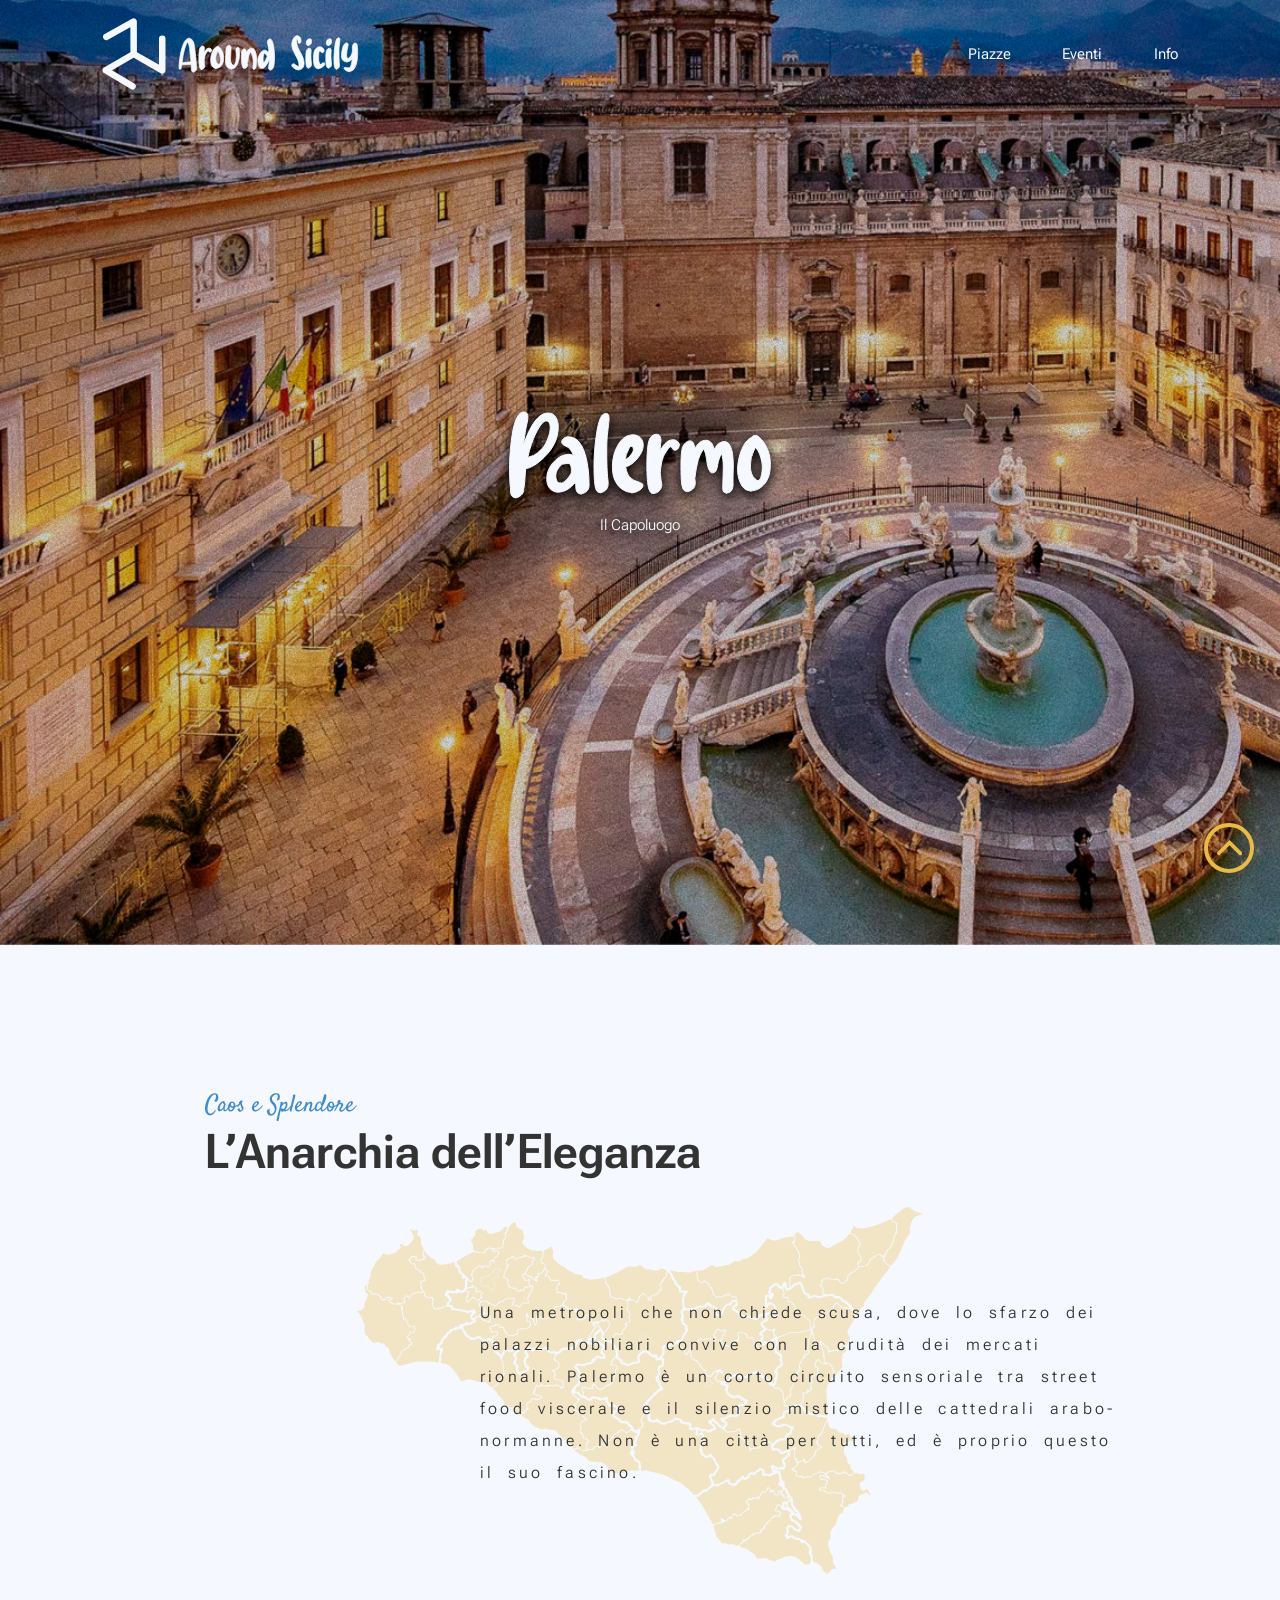
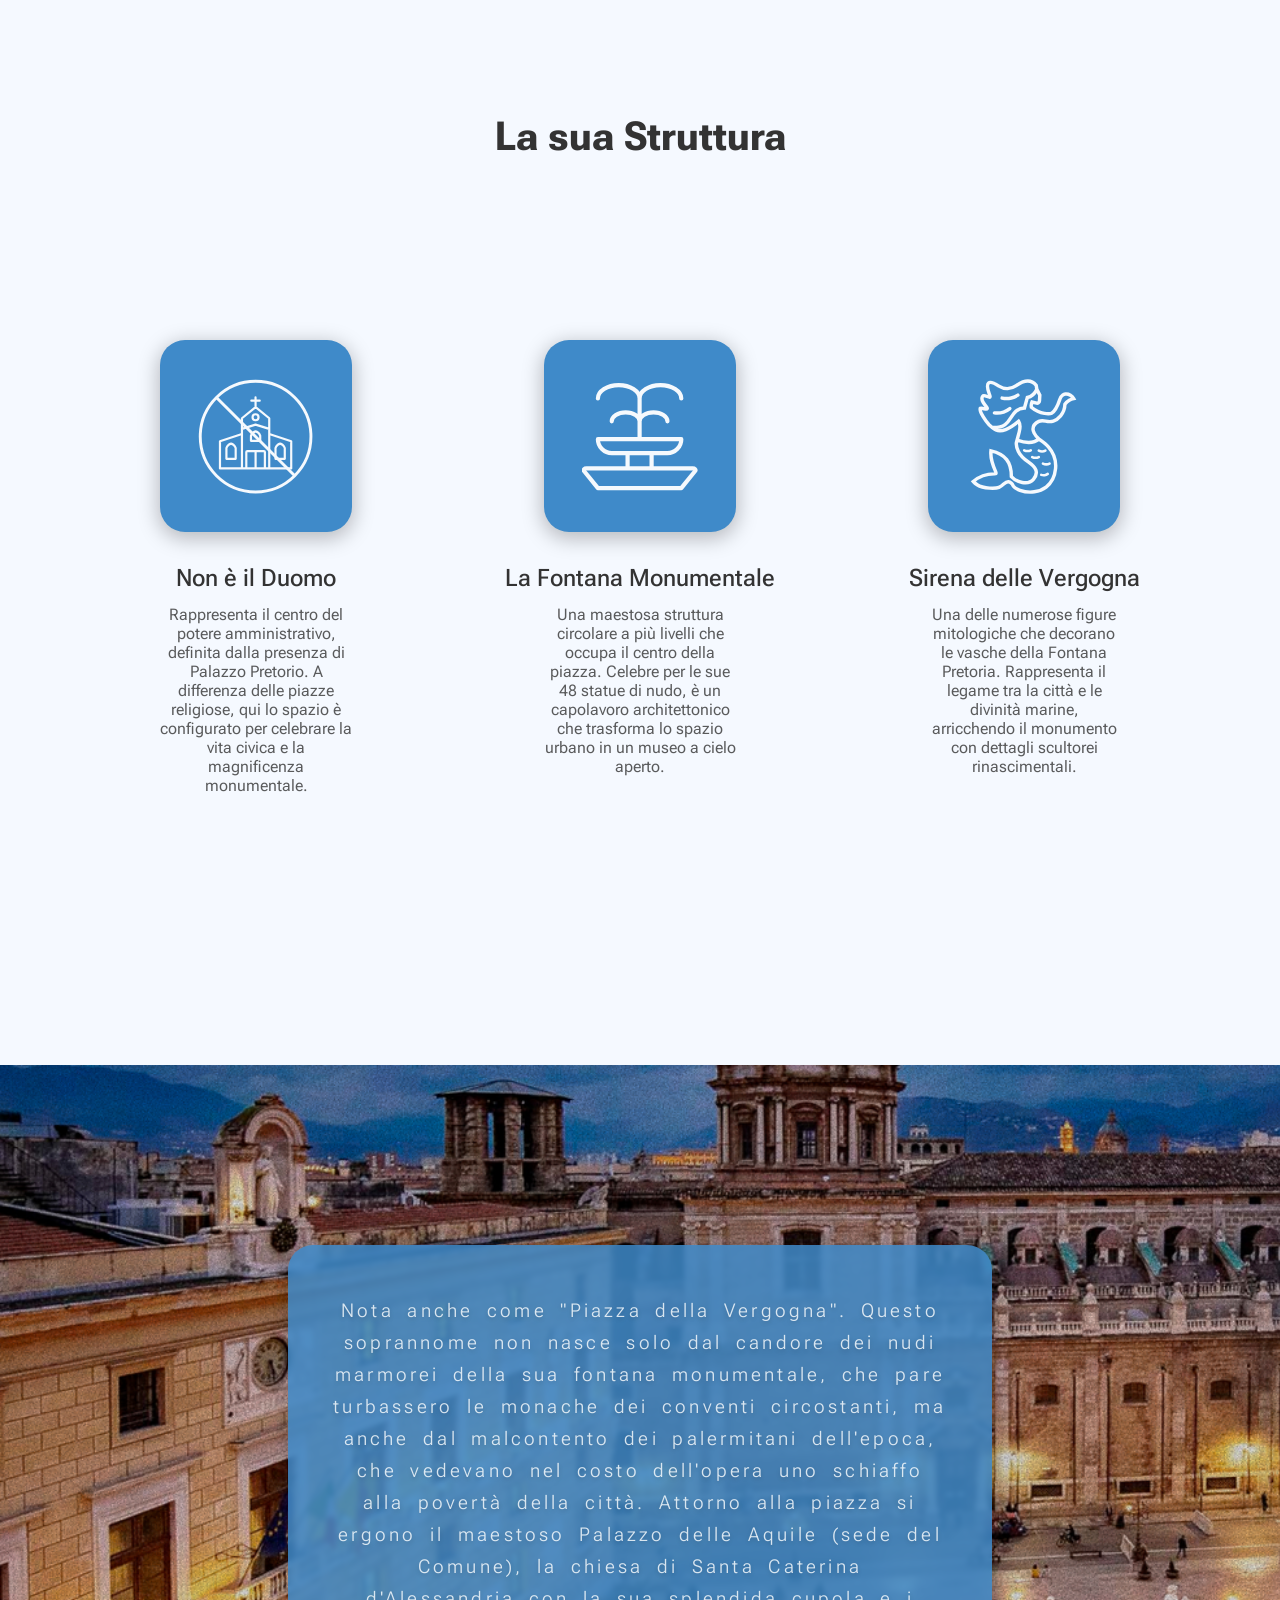
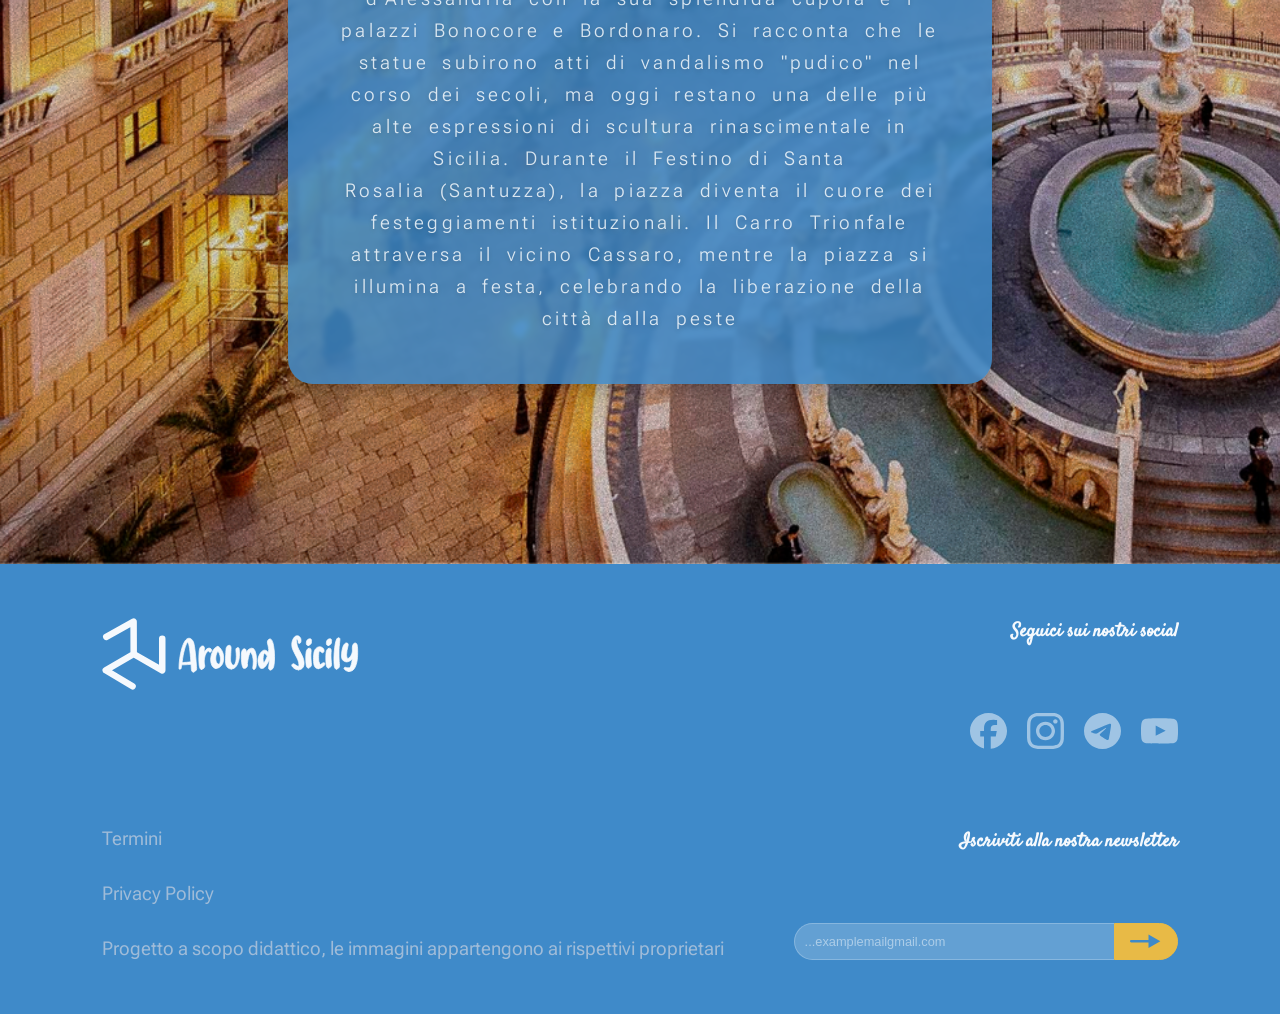
<file: palermo.html>
<!DOCTYPE html>
<html lang="it,en">
<head>
    <meta charset="UTF-8">
    <meta name="viewport" content="width=device-width, initial-scale=1.0">
    <link rel="stylesheet" href="style.css">
    <link rel="icon" type="image/png" sizes="32x32" href="favicon/favicon.png">
    <link rel="apple-touch-icon" sizes="180x180" href="favicon/apple-icon.png">
    <title>Around Sicily - Palermo</title>
</head>
<body>
    <nav>
        <div class="nav-left">
            <div class="Trademark">
        <?xml version="1.0" encoding="UTF-8"?>
<svg id="TM"  xmlns="http://www.w3.org/2000/svg" viewBox="0 0 75.36 84.96">
    <a href="index.html"><path d="M4.98,22.26L37.2,4.35l.12,38.15M37.32,42.49L4.35,61.67l31.62,18.94M37.32,42.49l33.69,19.31V24.6"/></a>
</svg>
    <svg id="AS" viewBox="0 0 245 50" xmlns="http://www.w3.org/2000/svg">
        <a href="index.html"><path d="M4.16 36.764C4.40267 36.6947 5.02667 36.6427 6.032 36.608C8.49333 36.5387 11.8907 36.244 16.224 35.724C15.6 27.6467 15.0107 21.6147 14.456 17.628C13.832 12.844 12.948 9.88 11.804 8.736C11.7 8.736 11.2147 9.516 10.348 11.076C9.516 12.6013 8.528 15.392 7.384 19.448C6.24 23.4693 5.16533 29.2413 4.16 36.764ZM19.708 49.556C18.4253 49.556 17.628 49.0707 17.316 48.1C17.004 47.1293 16.8133 45.3787 16.744 42.848L16.484 39.156C13.0867 39.4333 10.1227 39.624 7.592 39.728C5.096 39.832 3.81333 39.884 3.744 39.884C3.36267 42.0333 3.15467 43.4547 3.12 44.148C3.05067 44.6333 2.808 45.032 2.392 45.344C1.976 45.656 1.54267 45.812 1.092 45.812C0.364 45.812 -3.46452e-07 45.4307 -3.46452e-07 44.668C-3.46452e-07 40.5427 0.312 36.1053 0.936 31.356C1.59467 26.572 2.51333 22.0827 3.692 17.888C4.90533 13.6587 6.344 10.192 8.008 7.488C9.70667 4.784 11.596 3.432 13.676 3.432C14.8893 3.432 16.016 3.88267 17.056 4.784C18.1307 5.68533 19.032 6.968 19.76 8.632C20.4187 10.4 21.008 13.2253 21.528 17.108C22.4293 23.66 23.2267 31.9453 23.92 41.964L24.128 45.084C24.128 46.3667 23.608 47.424 22.568 48.256C21.5627 49.1227 20.6093 49.556 19.708 49.556ZM30.7852 46.02H30.2652C29.4332 46.02 28.7572 45.2227 28.2372 43.628C27.5092 41.2707 27.1452 36.7987 27.1452 30.212C27.1452 27.508 27.2666 24.804 27.5092 22.1C27.7866 18.772 28.3586 16.6227 29.2252 15.652C30.1959 14.5427 31.2186 13.988 32.2932 13.988C32.7092 13.988 33.1252 14.092 33.5412 14.3H33.4892C33.6626 14.3693 33.8532 14.5253 34.0612 14.768C34.3039 15.0107 34.4599 15.2707 34.5292 15.548C34.7372 16.2413 34.8412 16.7267 34.8412 17.004C34.8412 17.316 34.8066 17.6627 34.7372 18.044C34.6332 18.7027 34.4946 20.3147 34.3212 22.88C34.7026 22.1867 35.1359 21.476 35.6212 20.748C37.3546 18.2173 39.2266 16.952 41.2372 16.952C42.1732 16.952 42.9879 17.2467 43.6812 17.836C44.4092 18.3907 44.7732 19.0493 44.7732 19.812C44.7732 20.3667 44.5479 20.9733 44.0972 21.632C43.6812 22.2907 43.0919 22.62 42.3292 22.62C41.9479 22.62 41.6359 22.4987 41.3932 22.256C41.1852 21.9787 40.9946 21.6147 40.8212 21.164L40.0932 20.748C40.0239 20.748 39.9372 20.7653 39.8332 20.8C39.7639 20.8347 39.6946 20.8867 39.6252 20.956C39.5559 20.9907 39.4519 21.0773 39.3132 21.216C39.1746 21.32 39.0359 21.4587 38.8972 21.632C37.3026 23.5387 36.2106 25.4627 35.6212 27.404C35.0666 29.3107 34.6679 31.72 34.4252 34.632C34.5639 36.0187 34.6679 37.1107 34.7372 37.908C34.8412 38.6707 34.9279 39.312 34.9972 39.832C35.1012 40.3173 35.1879 40.872 35.2572 41.496C35.2572 42.5013 34.8239 43.5067 33.9572 44.512C33.0906 45.5173 32.0332 46.02 30.7852 46.02ZM53.8253 39.052L53.7733 39C53.7733 39.0347 53.7906 39.052 53.8253 39.052ZM54.2933 39.156C54.6746 39.0867 54.9173 38.9653 55.0213 38.792C55.1599 38.584 55.3159 38.376 55.4893 38.168C56.1479 37.0933 56.5466 35.0653 56.6853 32.084C56.6853 31.0093 56.6159 30.108 56.4773 29.38C55.8533 25.6707 54.6919 22.88 52.9933 21.008C52.2653 22.3947 51.6759 23.764 51.2253 25.116L51.0173 25.636V25.74L51.1213 25.48V25.584C50.8093 25.9653 50.5146 27.6467 50.2373 30.628C50.2373 32.4307 50.3759 33.6787 50.6533 34.372C50.6533 34.476 50.6706 34.5453 50.7053 34.58C50.7746 35.0307 51.0866 35.7933 51.6413 36.868C52.2306 37.6653 52.9239 38.3587 53.7213 38.948C53.8599 39.0867 54.0506 39.156 54.2933 39.156ZM50.4453 44.668C47.9493 44.668 46.0773 43.2467 44.8293 40.404C43.7893 38.116 43.2693 35.62 43.2693 32.916C43.2693 31.2867 43.5293 29.276 44.0493 26.884C44.6039 24.4573 45.4359 22.204 46.5453 20.124C47.6893 18.0093 49.1279 16.5187 50.8613 15.652C51.3466 14.924 52.0919 14.56 53.0973 14.56C53.5479 14.56 54.1893 14.9067 55.0213 15.6C55.8879 16.2933 56.7719 17.3333 57.6733 18.72C58.6093 20.072 59.4066 21.736 60.0653 23.712C60.7239 25.6533 61.0533 27.872 61.0533 30.368C61.0533 34.84 60.0479 38.2893 58.0373 40.716C55.8533 43.3507 53.3226 44.668 50.4453 44.668ZM71.4557 45.552C69.9651 45.552 68.5437 45.084 67.1917 44.148C64.7304 42.484 63.4997 39.2253 63.4997 34.372C63.4997 33.54 63.6211 30.7147 63.8637 25.896C64.0717 21.32 64.2451 18.512 64.3837 17.472C64.5917 16.3627 65.0597 15.3573 65.7877 14.456C66.5504 13.5547 67.5384 13.104 68.7517 13.104C69.3411 13.104 69.8611 13.312 70.3117 13.728C70.9011 14.5947 71.1957 15.5133 71.1957 16.484L71.0917 19.24C70.7104 26.7973 70.5197 31.0613 70.5197 32.032C70.5197 33.8 70.6411 35.048 70.8837 35.776L71.2997 37.076C71.7157 38.1853 72.2704 39.0867 72.9637 39.78L73.0157 39.832C73.2584 39.9707 73.4317 40.0747 73.5357 40.144C73.6744 40.2133 74.0211 40.248 74.5757 40.248C74.7144 40.2133 74.8184 40.1787 74.8877 40.144C74.9917 40.1093 75.0957 40.0747 75.1997 40.04C75.3037 40.0053 75.4944 39.884 75.7717 39.676C77.5051 37.388 78.3717 33.5747 78.3717 28.236C78.3717 27.0573 78.3197 25.8093 78.2157 24.492C78.1117 23.14 78.0077 21.944 77.9037 20.904C77.8344 19.864 77.7997 19.188 77.7997 18.876C77.7997 18.0787 78.1117 17.4373 78.7357 16.952C79.3944 16.432 80.0011 16.172 80.5557 16.172C81.3184 16.172 81.8557 16.6227 82.1677 17.524C82.5491 19.9507 82.7397 22.412 82.7397 24.908C82.7397 29.9 81.8904 34.3893 80.1917 38.376C78.1811 43.16 75.2691 45.552 71.4557 45.552ZM102.494 45.864C101.385 45.864 100.83 45.24 100.83 43.992C100.83 43.576 100.9 42.9867 101.038 42.224C101.316 40.5947 101.489 38.168 101.558 34.944C101.558 32.9333 101.264 30.7493 100.674 28.392C100.674 27.6293 99.9984 25.948 98.6464 23.348L98.6984 23.296C98.6638 23.296 98.6118 23.2613 98.5424 23.192C98.5078 23.088 98.4731 23.036 98.4384 23.036L97.8664 22.412C97.3464 22.932 96.8438 23.764 96.3584 24.908C95.4224 27.0573 94.4518 31.3907 93.4464 37.908C93.6544 38.636 93.7584 39.3987 93.7584 40.196C93.7584 41.548 93.2904 42.64 92.3544 43.472C91.4184 44.304 90.4304 44.72 89.3904 44.72C89.3211 44.7547 89.1998 44.772 89.0264 44.772C88.1251 44.772 87.3624 43.8533 86.7384 42.016C85.7331 39.2427 85.2304 34.2507 85.2304 27.04C85.2304 24.44 85.4731 22.4813 85.9584 21.164C86.4438 19.8467 87.0158 18.9627 87.6744 18.512C88.3331 18.0613 88.9571 17.836 89.5464 17.836C91.1758 17.836 92.0424 19.6213 92.1464 23.192C92.9784 21.216 93.8971 19.7947 94.9024 18.928C95.9424 18.0613 96.8784 17.5413 97.7104 17.368C98.5771 17.16 99.1144 17.056 99.3224 17.056C101.021 17.1253 102.217 17.7147 102.91 18.824C103.638 19.9333 104.158 21.112 104.47 22.36C105.094 24.336 105.493 26.104 105.666 27.664C105.84 29.224 105.926 31.2 105.926 33.592C105.926 38.376 105.649 41.6173 105.094 43.316C104.54 45.0147 103.673 45.864 102.494 45.864ZM115.971 37.284L117.687 34.684C119.247 31.564 120.253 29.2413 120.703 27.716C120.461 27.3693 120.097 26.9187 119.611 26.364C119.126 25.8093 118.606 25.3067 118.051 24.856C117.497 24.3707 117.011 24.0933 116.595 24.024C116.353 24.1627 116.006 24.9427 115.555 26.364C115.278 27.7853 115.07 29.484 114.931 31.46C114.931 32.9507 115.07 34.216 115.347 35.256C115.659 36.504 115.867 37.18 115.971 37.284ZM124.863 46.748C124.135 46.748 123.546 46.488 123.095 45.968C122.645 45.448 122.419 44.8413 122.419 44.148C122.419 43.7667 122.489 43.0907 122.627 42.12C123.078 40.04 123.407 36.8333 123.615 32.5C123.442 32.9507 123.026 33.8173 122.367 35.1C120.461 38.8093 118.762 41.3747 117.271 42.796C116.405 43.94 115.313 44.616 113.995 44.824L113.319 44.928C112.175 44.928 111.257 44.46 110.563 43.524C109.87 42.588 109.333 41.4787 108.951 40.196C108.57 38.9133 108.293 37.6653 108.119 36.452C107.981 35.2387 107.911 34.3547 107.911 33.8C107.911 31.824 108.362 29.744 109.263 27.56C110.165 25.376 111.309 23.5213 112.695 21.996C114.082 20.4707 115.538 19.708 117.063 19.708C117.861 19.708 118.606 19.9333 119.299 20.384C119.993 20.8347 120.582 21.3027 121.067 21.788C121.553 22.2387 121.882 22.568 122.055 22.776C122.437 20.5573 122.645 19.1707 122.679 18.616C122.09 15.288 121.674 13.2427 121.431 12.48C121.397 12.3413 121.327 12.064 121.223 11.648C121.154 11.232 121.067 10.7467 120.963 10.192C120.859 9.63733 120.807 9.152 120.807 8.736C120.807 7.176 121.379 5.96267 122.523 5.096C123.182 4.64534 123.858 4.42 124.551 4.42C126.527 4.42 128.087 7.384 129.231 13.312C130.167 18.2347 130.635 23.3133 130.635 28.548C130.635 33.1587 130.427 36.7987 130.011 39.468C129.63 42.1027 129.006 43.9747 128.139 45.084C127.307 46.1933 126.215 46.748 124.863 46.748ZM163.283 46.644C161.584 46.644 160.042 46.228 158.655 45.396C157.268 44.5987 156.159 43.7147 155.327 42.744C154.53 41.7733 154.131 41.028 154.131 40.508C154.131 39.884 154.408 39.3467 154.963 38.896C155.518 38.4107 156.055 38.168 156.575 38.168C156.852 38.168 157.563 38.6187 158.707 39.52C160.718 41.0453 162.156 41.808 163.023 41.808C163.335 41.808 163.491 41.756 163.491 41.652C163.526 41.548 163.595 41.4267 163.699 41.288C163.942 40.8027 164.063 40.3347 164.063 39.884C163.924 37.4227 163.37 35.0827 162.399 32.864C161.463 30.6453 160.354 28.4267 159.071 26.208C157.823 23.9547 156.696 21.6667 155.691 19.344C154.686 16.9867 154.183 14.5253 154.183 11.96C154.183 10.2267 154.495 8.44133 155.119 6.604C155.778 4.732 156.662 3.172 157.771 1.924C158.915 0.641333 160.215 -2.38419e-07 161.671 -2.38419e-07C163.058 -2.38419e-07 164.271 0.624 165.311 1.872C166.351 3.08533 166.871 4.64534 166.871 6.552C166.871 9.18667 166.022 10.504 164.323 10.504C163.699 10.504 163.3 10.2787 163.127 9.828C162.988 9.37734 162.902 8.84 162.867 8.216C162.832 7.55734 162.694 6.916 162.451 6.292C162.243 5.63334 161.775 5.11334 161.047 4.732C160.77 5.46 160.631 6.06667 160.631 6.552L160.579 7.228L161.463 12.74C161.879 14.82 163.266 17.9053 165.623 21.996C166.49 23.5213 167.322 25.0987 168.119 26.728C170.06 30.6453 171.031 34.2507 171.031 37.544C171.031 40.56 170.251 42.8307 168.691 44.356C167.166 45.8813 165.363 46.644 163.283 46.644ZM176.981 44.044C176.565 44.044 176.131 43.9573 175.681 43.784C174.121 43.16 173.341 38.688 173.341 30.368C173.341 25.9307 173.635 22.6547 174.225 20.54L175.005 19.084C175.802 17.732 176.859 17.056 178.177 17.056C179.875 17.056 180.725 18.1827 180.725 20.436C180.725 21.0947 180.673 21.892 180.569 22.828C180.43 24.2147 180.361 25.8613 180.361 27.768C180.361 30.3333 180.534 33.176 180.881 36.296C181.054 37.4053 181.141 38.5147 181.141 39.624C181.141 40.6987 180.881 41.5653 180.361 42.224C179.841 42.848 179.251 43.316 178.593 43.628C177.934 43.9053 177.397 44.044 176.981 44.044ZM176.721 13.26C174.953 13.26 174.069 12.376 174.069 10.608C174.069 7.86934 174.814 5.99734 176.305 4.992C177.137 4.472 177.969 4.212 178.801 4.212C180.43 4.212 181.245 5.02667 181.245 6.656C181.245 7.00267 181.193 7.488 181.089 8.112C181.089 8.32 181.106 8.476 181.141 8.58C181.141 10.0013 180.621 11.1453 179.581 12.012C178.575 12.844 177.622 13.26 176.721 13.26ZM191.385 36.348L191.333 35.984L191.385 36.348ZM190.449 45.032C188.023 45.032 186.324 43.9747 185.353 41.86C184.383 39.7107 183.897 36.556 183.897 32.396C183.897 28.7907 184.053 26.0347 184.365 24.128C184.781 21.216 185.631 19.1187 186.913 17.836C188.543 15.964 190.345 15.028 192.321 15.028C193.743 15.028 195.095 15.548 196.377 16.588C197.695 17.628 198.353 18.8413 198.353 20.228L198.301 21.06C198.301 21.58 198.059 22.1 197.573 22.62C197.123 23.1053 196.603 23.348 196.013 23.348C195.389 23.348 194.939 23.0187 194.661 22.36C194.419 22.1867 194.245 22.0307 194.141 21.892C193.968 21.6493 193.153 21.2853 191.697 20.8C191.143 23.0533 190.865 26.104 190.865 29.952C190.865 32.3093 191.021 34.3547 191.333 36.088C191.333 36.712 191.923 37.804 193.101 39.364L193.257 39.416C193.881 39.104 194.332 38.844 194.609 38.636C194.609 38.532 195.008 38.2027 195.805 37.648C196.637 37.0933 197.313 36.816 197.833 36.816C198.977 36.816 199.549 37.336 199.549 38.376C199.549 39.3467 198.995 40.352 197.885 41.392C196.811 42.432 195.545 43.2987 194.089 43.992C192.668 44.6853 191.455 45.032 190.449 45.032ZM204.403 44.044C203.987 44.044 203.553 43.9573 203.103 43.784C201.543 43.16 200.763 38.688 200.763 30.368C200.763 25.9307 201.057 22.6547 201.647 20.54L202.427 19.084C203.224 17.732 204.281 17.056 205.599 17.056C207.297 17.056 208.147 18.1827 208.147 20.436C208.147 21.0947 208.095 21.892 207.991 22.828C207.852 24.2147 207.783 25.8613 207.783 27.768C207.783 30.3333 207.956 33.176 208.303 36.296C208.476 37.4053 208.563 38.5147 208.563 39.624C208.563 40.6987 208.303 41.5653 207.783 42.224C207.263 42.848 206.673 43.316 206.015 43.628C205.356 43.9053 204.819 44.044 204.403 44.044ZM204.143 13.26C202.375 13.26 201.491 12.376 201.491 10.608C201.491 7.86934 202.236 5.99734 203.727 4.992C204.559 4.472 205.391 4.212 206.223 4.212C207.852 4.212 208.667 5.02667 208.667 6.656C208.667 7.00267 208.615 7.488 208.511 8.112C208.511 8.32 208.528 8.476 208.563 8.58C208.563 10.0013 208.043 11.1453 207.003 12.012C205.997 12.844 205.044 13.26 204.143 13.26ZM215.323 45.604C214.803 45.604 214.318 45.4827 213.867 45.24C213.451 44.9973 213.087 44.408 212.775 43.472C212.498 42.536 212.272 41.0627 212.099 39.052C211.926 37.0067 211.839 34.216 211.839 30.68C211.839 26.0347 212.203 21.0427 212.931 15.704C213.694 9.91467 214.682 6.06667 215.895 4.16C216.484 3.224 217.282 2.756 218.287 2.756C219.05 2.756 219.518 2.99867 219.691 3.484C219.864 3.93467 219.986 4.576 220.055 5.408C220.055 5.89333 219.726 8.97867 219.067 14.664C218.859 16.7787 218.755 19.7773 218.755 23.66C218.755 29.692 218.946 34.5453 219.327 38.22C219.466 39.0867 219.535 39.9187 219.535 40.716C219.535 41.8253 219.292 42.744 218.807 43.472C218.322 44.1653 217.75 44.6853 217.091 45.032C216.467 45.4133 215.878 45.604 215.323 45.604ZM232.269 48.828C231.056 48.828 229.929 48.5507 228.889 47.996C227.884 47.4413 227.069 46.852 226.445 46.228C225.856 45.604 225.561 45.1707 225.561 44.928C225.561 44.6507 225.7 44.2867 225.977 43.836C226.289 43.3853 226.74 43.16 227.329 43.16C228.924 43.6453 230.103 43.888 230.865 43.888C231.351 43.888 231.819 43.8707 232.269 43.836C232.72 43.8013 232.98 43.784 233.049 43.784C233.257 43.68 233.431 43.5587 233.569 43.42L234.453 42.172L235.025 40.768C235.788 38.792 236.429 35.7587 236.949 31.668C236.915 31.668 236.897 31.6853 236.897 31.72C236.655 32.032 236.169 32.5173 235.441 33.176C234.748 33.8 233.847 34.4067 232.737 34.996C231.628 35.5507 230.363 35.828 228.941 35.828C228.144 35.828 227.451 35.6893 226.861 35.412C223.741 34.3027 222.181 31.72 222.181 27.664C222.181 23.504 222.719 19.6733 223.793 16.172C225.111 11.9427 226.896 9.828 229.149 9.828C229.635 9.828 230.12 10.0187 230.605 10.4C231.125 10.7813 231.385 11.44 231.385 12.376C231.385 13.1387 231.264 13.7973 231.021 14.352C229.877 18.4773 229.253 22.2213 229.149 25.584C229.149 28.1147 229.548 29.848 230.345 30.784L230.865 31.044C231.385 31.044 231.975 30.784 232.633 30.264C233.569 29.432 234.419 28.3573 235.181 27.04C236.048 25.2373 236.499 24.128 236.533 23.712C236.741 23.0533 236.949 22.1 237.157 20.852L237.001 16.692C237.001 14.3 237.4 12.584 238.197 11.544C238.995 10.504 239.896 9.984 240.901 9.984C242.323 9.984 243.241 10.9547 243.657 12.896C244.073 14.8373 244.281 18.1827 244.281 22.932C244.281 28.236 243.935 32.5 243.241 35.724C242.063 41.236 240.381 44.9107 238.197 46.748C237.435 47.4067 236.932 47.7707 236.689 47.84C236.447 47.944 236.152 48.048 235.805 48.152C235.493 48.256 235.06 48.3947 234.505 48.568C233.951 48.7413 233.205 48.828 232.269 48.828Z"/>
        </a>
    </svg>
        </div>
            </div>
    <div class="nav-right">
<ul>
    <a href="piazze.html"><li>Piazze</li></a>
    <a href="eventi.html"><li>Eventi</li></a>
    <a href="info.html"><li>Info</li></a>
</ul>
    </div>
    </nav>
<header style="background-image: url(IMGs/Hero_citta/palermo.jpg);">
    <svg width="261" height="86" viewBox="0 0 261 86" fill="none" xmlns="http://www.w3.org/2000/svg">
<path d="M18.2402 45.408L24.0962 43.392C24.9922 42.944 25.9842 42.304 27.0722 41.472C27.3282 41.216 27.5842 41.056 27.8402 40.992C29.4402 39.712 31.0082 38.24 32.5442 36.576C34.9122 34.08 36.9282 30.528 38.5922 25.92C40.0002 22.08 40.7042 18.656 40.7042 15.648C40.7042 11.168 39.3602 8.92801 36.6722 8.92801C33.9202 8.92801 30.4642 13.12 26.3042 21.504C23.0402 28.096 20.3522 36.064 18.2402 45.408ZM6.2402 85.728C5.0242 85.728 3.9362 85.376 2.9762 84.672C2.0802 83.968 1.5362 82.944 1.3442 81.6C0.448203 73.472 0.000203192 65.44 0.000203192 57.504C0.000203192 54.56 0.0962032 50.72 0.288203 45.984C0.544203 41.184 0.960203 36.16 1.5362 30.912C2.1122 25.6 2.9122 20.608 3.9362 15.936C5.0242 11.264 6.4002 7.45601 8.0642 4.512C9.7282 1.504 11.7762 0 14.2082 0C17.0242 0 18.4322 1.6 18.4322 4.8C18.4322 6.656 18.0482 9.152 17.2802 12.288C16.2562 16.576 15.1682 23.488 14.0162 33.024C16.3842 25.6 19.2642 19.04 22.6562 13.344C27.5842 5.152 32.8642 1.056 38.4962 1.056C42.0162 1.056 44.6082 2.432 46.2722 5.184C47.9362 7.936 48.7682 11.104 48.7682 14.688C48.7682 25.888 44.1922 35.968 35.0402 44.928C31.3282 48.64 27.7442 51.52 24.2882 53.568C20.8322 55.552 18.1762 56.544 16.3202 56.544C15.8722 60.32 15.5842 63.648 15.4562 66.528C15.2642 70.304 14.8802 73.696 14.3042 76.704C14.3042 79.712 13.3442 81.952 11.4242 83.424C9.5042 84.96 7.7762 85.728 6.2402 85.728ZM50.8885 71.136C51.3365 71.072 51.7205 71.04 52.0405 71.04C52.3605 71.04 52.5525 71.008 52.6165 70.944C52.6805 70.816 52.7765 70.72 52.9045 70.656C53.0965 70.592 53.8645 70.176 55.2085 69.408C55.4645 69.28 56.3285 68.448 57.8005 66.912C59.4645 64.864 60.4885 63.392 60.8725 62.496C61.1285 61.984 61.3205 61.696 61.4485 61.632C61.7685 60.8 61.9285 59.744 61.9285 58.464C61.9285 57.12 61.7685 55.808 61.4485 54.528C61.1925 53.184 60.8725 52.32 60.4885 51.936C59.8485 51.616 59.0485 51.456 58.0885 51.456C56.8725 51.456 55.6565 51.616 54.4405 51.936C53.2245 52.192 52.4565 52.416 52.1365 52.608C48.2325 56.128 46.2805 59.776 46.2805 63.552C46.2805 64.832 46.4085 65.888 46.6645 66.72C47.0485 68.128 47.4325 69.152 47.8165 69.792C48.2645 70.368 49.2885 70.816 50.8885 71.136ZM71.5285 81.888C68.7125 81.888 67.0485 80.32 66.5365 77.184C66.3445 75.84 66.1845 73.504 66.0565 70.176C60.5525 76.832 54.6965 80.16 48.4885 80.16C45.4805 80.16 42.8565 79.04 40.6165 76.8C38.3765 74.56 37.2565 71.168 37.2565 66.624C37.2565 60.608 39.5925 55.072 44.2645 50.016C48.9365 44.896 53.9285 42.336 59.2405 42.336C60.7125 42.336 62.2485 42.656 63.8485 43.296C63.3365 41.76 62.6965 40.384 61.9285 39.168C60.3285 36.992 59.1765 35.712 58.4725 35.328C57.8325 34.944 57.0965 34.56 56.2645 34.176C53.5125 32.896 52.1365 31.52 52.1365 30.048C52.1365 28.96 52.7125 27.84 53.8645 26.688C55.0805 25.472 56.7125 24.864 58.7605 24.864C62.6645 24.864 65.8965 26.208 68.4565 28.896C71.0165 31.52 73.0325 34.88 74.5045 38.976C76.0405 43.008 77.1605 47.264 77.8645 51.744C78.6325 56.16 79.1125 60.288 79.3045 64.128C79.4965 67.968 79.5925 70.88 79.5925 72.864C79.5925 75.232 79.0485 77.088 77.9605 78.432C76.8725 79.712 75.6885 80.608 74.4085 81.12C73.1285 81.632 72.1685 81.888 71.5285 81.888ZM90.9145 80.64C89.9545 80.64 89.0585 80.416 88.2265 79.968C87.4585 79.52 86.7865 78.432 86.2105 76.704C85.6985 74.976 85.2825 72.256 84.9625 68.544C84.6425 64.768 84.4825 59.616 84.4825 53.088C84.4825 44.512 85.1545 35.296 86.4985 25.44C87.9065 14.752 89.7305 7.648 91.9705 4.128C93.0585 2.4 94.5305 1.536 96.3865 1.536C97.7945 1.536 98.6585 1.984 98.9785 2.88C99.2985 3.712 99.5225 4.896 99.6505 6.432C99.6505 7.328 99.0425 13.024 97.8265 23.52C97.4425 27.424 97.2505 32.96 97.2505 40.128C97.2505 51.264 97.6025 60.224 98.3065 67.008C98.5625 68.608 98.6905 70.144 98.6905 71.616C98.6905 73.664 98.2425 75.36 97.3465 76.704C96.4505 77.984 95.3945 78.944 94.1785 79.584C93.0265 80.288 91.9385 80.64 90.9145 80.64ZM116.056 47.616C117.976 46.336 119.256 45.376 119.896 44.736C121.176 43.2 121.976 42.144 122.296 41.568L122.68 41.088C123 40.384 123.256 39.872 123.448 39.552C123.64 39.232 123.8 38.496 123.928 37.344C123.8 36.064 123.544 35.232 123.16 34.848C122.84 34.464 122.2 34.24 121.24 34.176L119.8 35.808L117.208 41.568C117.016 41.632 116.76 42.56 116.44 44.352C116.184 46.144 116.056 47.232 116.056 47.616ZM122.392 80.736C122.328 80.736 121.624 80.608 120.28 80.352C118.936 80.16 117.304 79.648 115.384 78.816C113.464 77.92 111.544 76.544 109.624 74.688C107.768 72.768 106.168 70.176 104.824 66.912C103.544 63.584 102.904 59.36 102.904 54.24C102.904 46.752 104.696 39.776 108.28 33.312C112.248 26.272 117.432 22.752 123.832 22.752C125.304 22.752 126.808 23.136 128.344 23.904C129.88 24.608 131.16 25.728 132.184 27.264C133.208 28.736 133.72 30.624 133.72 32.928C133.72 36.192 132.728 39.424 130.744 42.624C128.824 45.76 126.52 48.448 123.832 50.688C121.144 52.864 118.584 54.24 116.152 54.816C116.6 57.632 117.272 60 118.168 61.92C119.832 65.44 122.84 67.904 127.192 69.312C129.368 70.016 130.616 70.528 130.936 70.848L132.184 71.328C133.08 71.776 133.528 72.384 133.528 73.152C133.528 75.008 132.312 76.736 129.88 78.336C127.512 79.936 125.016 80.736 122.392 80.736ZM144.073 81.408H143.113C141.577 81.408 140.329 79.936 139.369 76.992C138.025 72.64 137.353 64.384 137.353 52.224C137.353 47.232 137.577 42.24 138.025 37.248C138.537 31.104 139.593 27.136 141.193 25.344C142.985 23.296 144.873 22.272 146.857 22.272C147.625 22.272 148.393 22.464 149.161 22.848H149.065C149.385 22.976 149.737 23.264 150.121 23.712C150.569 24.16 150.857 24.64 150.985 25.152C151.369 26.432 151.561 27.328 151.561 27.84C151.561 28.416 151.497 29.056 151.369 29.76C151.177 30.976 150.921 33.952 150.601 38.688C151.305 37.408 152.105 36.096 153.001 34.752C156.201 30.08 159.657 27.744 163.369 27.744C165.097 27.744 166.601 28.288 167.881 29.376C169.225 30.4 169.897 31.616 169.897 33.024C169.897 34.048 169.481 35.168 168.649 36.384C167.881 37.6 166.793 38.208 165.385 38.208C164.681 38.208 164.105 37.984 163.657 37.536C163.273 37.024 162.921 36.352 162.601 35.52L161.257 34.752C161.129 34.752 160.969 34.784 160.777 34.848C160.649 34.912 160.521 35.008 160.393 35.136C160.265 35.2 160.073 35.36 159.817 35.616C159.561 35.808 159.305 36.064 159.049 36.384C156.105 39.904 154.089 43.456 153.001 47.04C151.977 50.56 151.241 55.008 150.793 60.384C151.049 62.944 151.241 64.96 151.369 66.432C151.561 67.84 151.721 69.024 151.849 69.984C152.041 70.88 152.201 71.904 152.329 73.056C152.329 74.912 151.529 76.768 149.929 78.624C148.329 80.48 146.377 81.408 144.073 81.408ZM216.975 81.024C214.479 81.024 213.231 79.552 213.231 76.608L213.807 55.872C213.807 49.728 213.231 44.928 212.079 41.472C210.159 44.928 208.879 48.64 208.239 52.608C207.919 54.848 207.407 56.8 206.703 58.464C206.063 60.064 204.719 60.864 202.671 60.864C201.327 60.864 200.431 60.032 199.983 58.368C199.023 57.728 198.159 54.816 197.391 49.632C196.623 43.168 195.471 38.976 193.935 37.056L194.127 36.864L193.743 37.056C191.759 40.32 190.127 43.808 188.847 47.52C187.247 53.856 186.287 58.752 185.967 62.208L185.295 66.432C185.615 67.968 185.775 69.504 185.775 71.04C185.775 73.664 184.847 75.744 182.991 77.28C181.135 78.816 179.407 79.584 177.807 79.584C176.271 79.584 175.023 79.008 174.063 77.856C173.167 76.64 172.495 74.24 172.047 70.656C171.663 67.008 171.471 61.504 171.471 54.144C171.471 44.16 172.047 37.664 173.199 34.656C175.247 30.816 177.647 28.896 180.399 28.896C181.999 28.896 183.151 29.568 183.855 30.912C184.559 32.192 184.911 33.568 184.911 35.04L184.815 37.344C188.143 31.328 191.951 28.32 196.239 28.32C199.759 28.32 202.159 30.112 203.439 33.696C204.207 35.808 204.591 37.12 204.591 37.632C205.871 35.2 207.151 33.408 208.431 32.256C209.775 31.104 210.991 30.368 212.079 30.048C213.167 29.728 213.999 29.568 214.575 29.568C217.199 29.568 219.151 30.848 220.431 33.408C221.775 35.904 222.671 38.976 223.119 42.624C223.567 46.208 223.791 49.632 223.791 52.896C223.791 56.096 223.727 59.04 223.599 61.728C223.535 64.352 223.503 67.136 223.503 70.08L223.599 71.808C223.599 77.952 221.391 81.024 216.975 81.024ZM247.546 68.544L247.45 68.448C247.45 68.512 247.482 68.544 247.546 68.544ZM248.41 68.736C249.114 68.608 249.562 68.384 249.754 68.064C250.01 67.68 250.298 67.296 250.618 66.912C251.834 64.928 252.57 61.184 252.826 55.68C252.826 53.696 252.698 52.032 252.442 50.688C251.29 43.84 249.146 38.688 246.01 35.232C244.666 37.792 243.578 40.32 242.746 42.816L242.362 43.776V43.968L242.554 43.488V43.68C241.978 44.384 241.434 47.488 240.922 52.992C240.922 56.32 241.178 58.624 241.69 59.904C241.69 60.096 241.722 60.224 241.786 60.288C241.914 61.12 242.49 62.528 243.514 64.512C244.602 65.984 245.882 67.264 247.354 68.352C247.61 68.608 247.962 68.736 248.41 68.736ZM241.306 78.912C236.698 78.912 233.242 76.288 230.938 71.04C229.018 66.816 228.058 62.208 228.058 57.216C228.058 54.208 228.538 50.496 229.498 46.08C230.522 41.6 232.058 37.44 234.106 33.6C236.218 29.696 238.874 26.944 242.074 25.344C242.97 24 244.346 23.328 246.202 23.328C247.034 23.328 248.218 23.968 249.754 25.248C251.354 26.528 252.986 28.448 254.65 31.008C256.378 33.504 257.85 36.576 259.066 40.224C260.282 43.808 260.89 47.904 260.89 52.512C260.89 60.768 259.034 67.136 255.322 71.616C251.29 76.48 246.618 78.912 241.306 78.912Z" fill="#F5F9FF"/>
</svg>

<p>Il Capoluogo</p>
</header>

<section class="sect-1">
        <div class="head">
            <h2>Caos e Splendore</h2>
            <h1>L’Anarchia dell’Eleganza</h1>
        </div>
        <div class="text-map">
            <div class="map">
               <?xml version="1.0" encoding="UTF-8"?>
        <svg xmlns="http://www.w3.org/2000/svg" viewBox="0 0 678.79 440.48">
      <path class="cls-map" d="M424.67,254.92c-.69.45-3.25.63-3.25,1.47-.02,5.18,6.92,5.8,6.65,8.7-2.1.05-2.99.79-3.96,1.91-.6.7-2.86.76-3.68.28-1.93-1.14-3.72-.91-5.83-.86-2.76.07-5.67-3.12-8.66-2.26-1.59.46-3.19,1.26-5.12.78l.29-5.02c.09-1.58-4.42-1.33-8.28-2.37l-2.26-.61c-.5-.13-.47-1.76-.85-2.14-1.34-.95-3.78-1.23-5.57-1.58-2.09-.41-3.77-.39-4.93,1.61-.79,1.36-2.2.95-3.4,1.28-6.85,1.87-8.89,4.38-11.58.7l-2.63-1.68c-.41-.7-1.59-1.94-2.19-1.58-1.38,1.73-2.96,3.04-5.32,2.08-.34-.14-1.33-.36-1.39-.7l-.28-1.44c-.27-1.42-.45-2.85-.49-4.24-.35-.68-1.56-2.15-1.6-2.96,1.02-4.95-5.18-4.21-1.48-7.63-.75-2.5,1.02-4.36,2.32-5.89,1.17-1.37,2.16-2.78,3.53-3.95l2.84-2.42c.61-.52,1.96-1.64,2.35-2.3,2.96-5.77,7.58-2.63,7.86-6.18l-2.71-3.42c-.68-.86-.71-1.91-.69-3.24.04-2.75-5.36-3.74-.42-11.16l.05-3.05c-.95-1.57-1.21-4.2.8-4.84.91-.29,2.29-.6,2.81-1.09,1.48-1.4.08-5.78,1.12-8.94l-2.63-1.33,2.4-3.82c1.26-2,.57-5.59.18-7.88.02-.53,1.33-1.37,1.82-1.26,3.95,1.89,2.56-1.53,9.37-1.54.87-.42,2.32-2.96,3.36-2.22,1.14.82,1.58,1.32,3.08,1.29l1.26,2.56c1.09.9,2.16,1.96,3.1,3.1,4.48,5.42,1.44,4.6,3.48,6.05.45.32,1.78.25,2.13-.19l2.45-3.16c2.33.32.76,4.78,2.5,7.65,1.22,2.01,3.8,2.98,5.92,3.8,3.32,1.28,4.08,5.8,4.97,6.69l3.7,3.68,2.03,1.06c.02,2.19.36,4.42,1.04,6.28l3.7.71c.72.14,1.87.35,2.41.13,1.69-.67,2.84-6.92,6.45-5.45.55.23,1.44,1.69,1,2.11-2.43,1.53-4.24,4.55-2.16,7.06l2.39,2.88,3.01-1.09.02,2.5c2.93,3.43,9.11,2.08,6.69,5.39-1.95,2.67.71,3.86,1.65,7.88,7.2,5.38,4.27,4.98,13.06,3.5l4.1,2.55c1.25.77,2.36,1.45,3.86,2.16.37.19.04,1.63-.4,2.19-1.67,2.1-4.7-1.07-8.22,2.8-1.22,1.34-1.92,4.55-1.01,6,.25.39,1.81.82,1.76,1.27-.13,1.3-1.33,3.5-2.3,4.17-.5.34-1.91-.39-2.52-.63-.52-.21-1.77.03-2.4.02-2.75-.04-4.53.74-6.72,2.27-4.45,3.12-6.37.46-7.31,1.87-.31.46-.14,1.41.16,1.88l1.55,2.42c1.3.23,3.67.97,3.77,2.39.07,1.01-1.36,3.24-2.34,3.38-1.27.18-2.75-1.35-3.56-2.14l-3.42-3.36c-.92-.91-2.63-2.12-3.11-3.49-.18-.5-1.57-1.1-1.99-.83l-2.29,1.48ZM425.81,213.13c.45-.9.8-2.2.43-2.96-.3-.62-1.28-1.19-2.25-1.76-1.12-.66-1.85-2.14-2.86-3.38s-3.77,3.15-3.56,3.57c.3.59.86,1.52,1.36,2.33l-.68,5.68c.31.6,2.17.56,2.54.01,2.22-3.28,3.68-.82,5.02-3.5Z"/>
      <path class="cls-map" d="M494.26,126.39c-9,2.15-10.02.42-15.97,6.88-1.4-.46-3.21-1.27-4.6-1.98-4.06-2.08-7.1-.37-12.4-1.78l-3.74-4.1c-3.46-3.79-4.42-2.11-4.68-4.02-.33-2.45,4.57-1.23,3.83-5.65l-.88-5.28c-.12-.72-.29-1.6-.44-2.22-.36-1.47-4.69.69-8.23-3.67-.23-.28-1.05-.88-1.32-.73l-1.53.87c-.66.37-2.3.55-3.2.69-1.45,1.57-3.23,1.9-5.4,1.96-2.82.08-4.8-.24-6.86-2.16-1.24-1.16-1.39-2.3-1.72-3.88l-.95-4.46-2.15-1.65c-1.21-2.91-3.19-5.01-5.92-6.36-.42-.21-1.2-1.29-1.62-1.12-1.74.73-1.54,2.77-2.87,2.73-3.48-.12-5.46-7.07-5.19-10.64l-1.53-4.68c3.4,2.13,5.51,1.57,8.54.4,7.43-2.88,7.59-5.67,10.5-5.81,1.26-.06,2.23,3.56,10.11,1.79l10.62-2.39c1.41-.32,3.11-2.13,4.26-3.13,3.8-3.3,5.91,1.76,11.7-3.11,1.29-1.09,2.6-.74,4.13-.7,2.8.09,4.94-3.01,7.2-4.45,2.6-1.66,4.72-3.33,6.65-5.68l12.1-14.79c3.09,2.2,7.06,3.56,10.48,2.56l5.9-1.72,7.04-1.97c1.9-.53,4.58-.21,6.73-1.03.91-.35,2.3,1.74,2.37,2.71.07,1.04-.95,3.14-1.94,3.11s-1.85.19-1.96.49c1.71,1.45,1.96,2.96,2.9,4.82,1.23,2.44,3.61,4.3,4.88,7.83.74,2.07,2.5,7.11.22,8.72l-.15,3.62,1.61,1.77c-.88,2.16-.09,3.5,1.81,4.63,1.14.67,1.52,3.36,1.13,4.6-.57,1.83.28,3.02,1.29,4.86l-3.24-.93c-.71-.2-2.29-.46-3.02-.41l-3.37.25c-2.58.19-5.4,2.2-6.83,4.19.36,1.09,1.02,2.8.62,3.67-2.16,4.71.27,5.4-.16,7.63-.09.44-1.59.77-2.02.63-3.74-1.16.83-5.29-2.88-7.2-.83-.43-2.26-.49-2.71.63l-1.92,4.74c-2.43-.26-2.97-1.96-4.22-3.6-8.34-1.38-3.92,1.44-9.06,2.74-.99.25-1.66,1.97-1.65,3.09.04,3.25-1.87,4.49-1.08,5.34l1.88,2.02c-1.72,1.14-4.42-.84-5.49.12-.34.3-.43,1.22-.42,1.77l.04,4.72c.04,4.47-1.27,9.92,1.21,10.28s2.15-3.94,4.48-4.93c1.45-.62,3.49.95,4.37,1.81,1.27,1.24.84,3.41,1.37,4.93.75,2.19,1.81,3.79,2.11,6.82l-4.02-1.44c-.53-2.37-2.5-3.28-4.71-2.76Z"/>
      <path class="cls-map" d="M427.95,319.57c-.82,2-3.17-2.2-5.79,2.79.21,4.07,5.16,9.05,2.15,11.7l-5.29,4.65c-3.09-.14-4.82,1.34-6.88,3.26l-3.3,3.07-4.52.59-4.19-4.55c-4.23-4.59-9.16-8.32-14.55-11.58-1.36-.82-3.53-1.03-4.85-1.72l-8.41-4.38c-4.44-2.32-8.95-3.14-13.71-4.41l-8.98-2.39c-2.82-.75-6.08-.29-9.05.16l.12-5.08c.05-1.97-.31-3.48-.89-5.28-.74-2.33-2.41-2.81-4.3-4.01-1.36-.86-1.82-4.26-3.89-5.27,1.14-.91,1.89-1.35,2.14-1.89s-.34-2.05-.85-2.36c-1.71-1.04-1.77-4.5.22-5.15.98-.32,3.58-.75,3.22-2.06-.18-.67-1.12-1.95-1.37-2.6-.67-1.73,2.46-3.03,1.82-6.98,2.49-2.21,4.06-5.74,2.45-8.89l3.89-3.34.92-4.69c-.39-.29-1.4-.92-1.83-1.27-1.64-1.35-.13-4.11.73-5.51,1.33-2.17,3.01-3.71,5.79-2.79-1.35,3.13.43,3.28.46,7.31.94.94,3.53,1.16,5.13,1.56s2.61,1.07,4.06-.88l4.29,1.44c2.66,2.74,6,3.1,9.03.91,5.5-2.15,6.34.11,10.32-4.55l4.97.77c.69.11.96,1.89,1.17,2.58.4,1.31,2.43,1.36,3.76,1.08l2.95,1.11c1.04-.15,3.28.02,3.59.92.05,1.57-.33,4.01.44,5.16,2.36,1.11,4.76.53,7.3-.01l.28,6.91c2.39.6,4.05.14,6.67-.73.35.67.9,2.34,1.06,3.28-2.62,3.42-.81,2.98-2.26,10.34-2.01,10.16-1.21,1.88.59,10.05l3.08,2.07c.53,1.6,1.3,2.13,2.87,2.2,2.02.09,3.21-.15,4.94-1.67.82.61,2.56,1.95,3.27,2.67l5.08,9.4c.96,2.03-2.1,4.48-3.15,5.82-.33.42-.52,1.73-.72,2.22Z"/>
      <path class="cls-map" d="M228.95,266.79c-1.6-1.04-3.66-1.03-5.16-.27-2.5,1.27-3.81-.59-5.68-1.1-2.81-.77-5.94-1.41-8.29-4.45-7.44-9.6-3.66-4.4-7.47-7.19l-5.73-4.2c-1.81-1.33-3.1-2.54-5.59-2.47-2.08.06-4.37-1.55-4.41-3.82-.01-.79,1.22-2.44,1.92-2.9l4.85,3.25c.5,2.33,2.12,3.46,4.28,2.9l2.08,1.23c.35.21,1.42-.1,1.72-.37s-.05-1.12-.22-1.92l2.5-2.32c.41.05,1.55.53,1.75.24l.81-1.2c-1.4-1.63-2.88-3.78-2.03-6.02.31-.82,2.71-.96,3.38-1.47l2.91-3.64c.31-.39,1.66-1.02,2.04-.75.46.32,1.34.96,1.89,1.37,2.81.22,6.39-1.53,8.72-3.23l-2.74-2.76c-2.16.12-5.49.07-7.4-1.6-2.02-1.76,1.1-3.63,1.56-4.94.51-1.42-.9-4.08,1.54-4.84l.81,1.69c1.67.24,3.15-.54,4.54-1.57l4.06.98c1.86.45,3.56.41,5.56-.98l5.81.89,1.43-1.48c.35-.36,1.41.79,1.91.88l2.23.43c.59.11.76,1.74,1.24,2.18,1.53,1.24,5.3-.71,4.73-2.87-.42-1.62-1.7-2.8-.3-5.05-1.64-.78-3.5-1.86-4.99-2.23l-4.33-1.08c-.53-.13-1.53-.77-1.81-1.17-1.16-1.66,2.56-2.58,1.27-5.15l-1.83-3.68c2.75-1.07,4.76-2.1,6.34-3.64-.91-3.81,1.44-3.24-1.24-7.11-1.7-.12-2.65-1.24-3.12-2.26-.36-.36-1.55-.88-1.71-1.35-.19-.57.92-1.54,1.46-1.99l1.68-3.06c7.6-1.68,3.97-5.28,9.99-5.51l7.6-.3c2.29-.09,3.04-.52,4.45-2.02,1.81-1.92,2.78-3.56,3.23-6.47.31-1.95,3.59-1.09,4.82-.09,1.59,1.28,3.96,1.21,5.72,1.82,3.27,1.14,5.99,1.44,9.27.54l5.19-1.43c.25,1.11.51,2.42.87,2.92s1.98.08,2.73.13c2.78,3.33-4.2,6.47-1.16,9.46l3.7,3.63c-4.98,1.05-7.08-1.54-8.34-1.26-1.73.39-2.59,2.82-3.75,3.77-.7.14-2.4.07-2.7.65-.34.65-.31,1.82-.17,3.15-2.91.59-5.94,1.22-8.85,2.37-4.67,1.84-6.94-3.22-10.64,1.65-.51.67-1.21,1.68-1.11,2.3.13.76,1.07,2.03,1.67,2.43,3.93,2.64,2.77,8.17,2.8,8.38.28,1.79.76,3.6.39,5.37l-.81,3.93c-3.42,2.15-8.24,6.81-7.86,10.72.07.67,1.22,1.6,1.61,2.27,3.13,5.28,4.17,1.92,6.59,6.33-.34,3.72-5.12,4.07-5.11,6.01,0,1.48,2.76,2.43,1.29,3.8-1.38,1.29-.79,3.69.27,4.43.44.31,1.64-.24,2.07-.44l1.26-.6c.36-.17.69,1.11.69,1.51v2.53c1.93-.4,2.73-.3,3.7.86l5.28,6.29c-3.96.26-7.52,1.77-7.46,5.4.03,1.85,2.05,4.01.57,6.05-.42.58-1.08,2.03-.84,2.65,1.1,2.89,2.65-.46,4.19,8.25,2.54.08,4.6.51,6.47,2.84l-3.05,1.99c1,1.78.98,3.71-.07,5.69l-.12,3.18c-6.21,1.01-6.41-2.96-10.38-4.09-.99,1.57-2.3,2.57-3.95,2.8-4.66-10.58-8.52-7.36-11.22-11.91-1.35-2.28-3.76-2.95-5.55-4.4-2.47-2-3.59-6.23-7.35-6.65l-3.87-.44c-.88-.1-2.24.18-3.04-.35Z"/>
      <path class="cls-map" d="M571.05,423.61c-.2,8.35,5.44,6.41,2.87,10.76-.93-.19-2.36-.59-3.06-.42-.76.19-1.59,1.53-2.21,2.12l-4.61,4.41c-1.42-1.47-2.54-2.41-3.94-3.1-2.67-1.31.12-3.78-5.1-7.84-2.27-1.77-4.66-3.35-7.62-3.3.12-1.74-1.15-10.07-1.61-10.61l-.93-1.09c-.22-.25.61-1.1.68-1.56.29-1.81-.14-5.21-1.48-6.66-2.16-2.34-4.48-4.45-7.11-6.1-.99-.62-2.77-1.13-3.87-1.74l-3.72-2.06c-2.65.95-4.88.04-6.25-2.53-1.71-.35-3.6.24-6.12.84l1.18-6.41c.14-.76-.68-2.71-.36-3.41,1.94-1.33,4.68-.26,5.63,2.2l6.45,2.8c1.11.18,3.95-4.45,4.05-5.69.07-.78-1.33-1.94-1.75-2.63-2.07-3.37-4.74-5.12-8.6-6.17-1.09-.74-1.81-3.42-2.03-4.64l2.79-1.09c.94.5,2.8,1.51,3.5,2.28l2.57,2.86c.61.68,2.94,1.4,3.16.33.66-3.24-1.72-5.7-2.85-8.41l-.94-2.26c-1.79-.22-2.61-2.24-3.49-3.21-2.68-2.95-3.72-5.64-3.22-9.63.29-2.29-2.41-4.52-3.64-6.23-5.16-7.17-1.59-6.9-6.06-8.79l-.48-3.44c.04-.49.65-1.61.37-2l-1.24-1.74c-.92-1.29-1.71-2.32-2.8-3.6l-.38-3.83-1.13-5.21c-.22-1.01-2.5-.41-3.95.1,1.21-2.49,4.24-1.98,6.71-1.32,1.62.43,3.13-2,3.51-3.3.88-3.02.15-5.04-1.83-7.81,2.29-2.27,4.53-3.92,7.29-5.6l.32-6.83,4.93-2.02-.08,4.69.12,6.03c0,.45.2,1.62.31,2.01.1.37.8.34,1.37.5l1.93,5.27c-3.18,5.57-7.25,3.87-6.78,6.6.14.83,1.11,1.29,2.07,1.52l3.54.86c.05,2.02-1.85,2.73-1.17,4.44.18.45,1.52.66,1.91.97,1.66,1.3,3.62,1.73,5.67,1.01l1.24,1.54c.89,1.1,4.9-2.21,10.06-.88,2.25-2.84,7.73-5.87,11.27-5.96,2.59-.07,3.93.82,5.46,2.65.68.81,2.13,1.09,2.43,2.64l-5.41-2.27c-.66-.17-2.2-.06-2.81.24s-1.36,1.67-1.4,2.28c.74.94,2.09,2.55,2.99,3.07l5.66.84c.54.08,1.06,1.98.75,2.42s-.74.89-1.52,1.55c-2.54,2.17,2.01,3.95-1.5,4.18l-5.47.36c-.96.06-1.22,3.02-.45,3.63,1.2.94,3.54.2,4.78.74,2.27.99,4.21,2.21,6.44,3.4,3.04-1.38,6.72-2.28,10-1.03,4.83,1.84,4.75-.79,6.29,1.77l.91,1.5c.13.22-2.33,2.48-1,7.52l-2.78,4.78c1.92,1.83,2.42-1.43,5.35,3.39-1.18,1.58-1.71,2.69-2.37,4.66l-3.6,2.03c-1.95,3.65-3.61,7.58-4.4,11.62-.25,1.29-.44,1.62-1.62,2.45-2.98,2.08-4.83,6.05-5.1,9.68-.15,1.96,1.37,4.59-.24,6.24-.54.55-1.7,1.34-2.08,1.87-.44.6.46,2.33.27,3.14-.42,1.76-.41,3.68.37,5.41.9,2.01,1.11,4.35,2.49,6.15,1.84,2.39,2.55,5.02,2.48,8.07Z"/>
      <path class="cls-map" d="M318.82,186.07l.05-2.64c.01-.68-1.76-.95-2.41-1.27l-3.58-1.76c.76-1.6.99-2.5.72-3.76-1.18-5.51.16-3.01,0-6.78-.02-.5-1.81-.77-2.08-1.19l-3.63-5.57c-.29-.44-1.8-.9-1.7-1.37s.39-1.43.62-2.02l2.14-5.52c.31-.79,1.76-1.9,2.53-1.98,2.83-.28,1.66,2.93,5.98.81l1.39-.68c.29-.14,0-1.14,0-1.51l-.08-1.78c-.02-.47,1.3-.86,1.58-1.28,2.63-3.94,4.13-4.81,3.59-6.47l-.46-1.42c-.37-1.12,3.34-.86,4.27-2.44.54-.92.32-2.82-.24-3.64-.95-1.39-.31-2.02.22-3.31,1.05-2.54-.85-6.08-3.29-7.63.79-2.97,1.24-5.59.99-9.04l2.46-2.06c4.08,1.4,4-1.07,6.46,2.57.79.25,2.76.07,3.38-.24l.8-3.92c.3-1.45,1.13-2.88,2.25-3.63l3.08-2.05,4.54,3.32c.61.45.52,1.87.17,2.91l2.84,2.01c.73.52,2.78-1.44,2.32-2.18s-.93-1.59-1.15-2.08,1.12-1.31,1.69-1.5l4.99-1.58c1.44-.46,2.38-.51,2.76-2.27.77-3.53,3.65-.66,3.53-4.96-.04-1.56-.51-3.27-1.06-4.66l3.68-6.3c.8-1.38,3.57-3.12,3.83-4.59l.51-5.54c4.32,5.05,3.39,4.7,5.53,9.76.56,1.32,2.99,2.62,2.98,4.33-.02,4.23.62.82,4.06,5.11,3.11,3.88-.13,3.8,1.51,5.89.38.48,1.83.83,2.45.76l3.55-.41c-3.06,3.22-.35,3.89-3.12,10.46l1.16,2.47c-.26,2.39-.02,4.26.65,6.74-2.59.9-3.93,4.16-2.52,6.45,2.27,3.7-2.31,5.29-.44,7.01,3.03,2.8-.66,4.48,3.16,5.78,2.29.78,2.04,2.42,2.34,4.4.17,1.14.59,2.45-.01,3.48-3.1,5.27-3,2.21-4.6,7.52-1.22,4.05-3.7,2.45-4.61,3.02l-4.75,2.99c-3.73,2.34-2.5.43-7.59,2.95-2.23-2.03-4.98.58-6.44,2.14-1.27,1.36,3.02,4.5-.48,9.61-1.22,1.79-2.43,2.98-4.87,3.37l-.25-2.92c-1.27-1.24-3.25-1.16-4.75-.3-1-.82-2.5-1.83-3.45-2.73-2.97-2.82-7.86-4.04-11.24-.99l-2.8,2.53c-.91.82-1.7,3.21-1.84,4.5l1.18,4.07c-3.15.31-5.6.49-8.06,1.72-6.83,3.43-5.17-.04-10.4-.71ZM353.4,164.63l-1.97-2.49c1.68-1.05,2.59-1.95,2.41-3.66-.38-3.69-4.51-2.78-6.47-5.83-1.18-.3-3.53-.83-4.78-1.07-2.26-.43-2.98,2.48-3.5,3.89-.74,2-.89,3.02.86,4.74l-3.12.61c-.82.16-2.15.32-2.5.85-.58.88-1.65,5.11.31,7.86,1.01,1.42,2.16,2.59,3.44,2.73,1.87.21,3.12-.09,4.19-1.45,5.29-6.76,9.06-1.38,11.14-6.17Z"/>
      <path class="cls-map" d="M472.48,289.62c-.79-1.2-1.65-2.33-2.76-3.44l-1.09-2.61-2.63-2.83-4.58-4.41c-.6-.58.23-2.72.05-3.53l-1.36-6.02c-1.74-1.87-5.18-.22-6.34,2.01l-9.81.77-3.09-3.17,2.27-3.32c.42-.61,1.84-1.71,1.61-2.46-.54-1.77-2.2-3.86-3.99-5.01l6.55-3.75c4.22-.96,8.57,2.53,11.33-2.75.5-.95.92-2.21,1.2-3.32.54-2.17-1.33-2.5-1.94-3.59-1.11-1.97,2.03-3.86,3.82-3.55,4.49.78,7.23-4.52,7.14-5.96-.12-2.08-3.4-2.53-6.26-4.23l-3.96-2.35c-3.37-2-1.4.84-6.53.2-2.91-.36-5.69-1.86-7.01-4.99-.74-1.75-.85-3.16.28-4.87l.92-1.39c.21-.32-.49-1.52-.85-1.66l-4.45-1.75,4.33-1.8c1.53-.63,2.42-3.13,3.51-4.72.71-1.04,2.75-.57,3.86-.86,1.44-.37,3.38-1.97,4.94-.41,1.01,1.01,2.21,1.69,3.8,1.58l7.48-.54c1.81-3.54,1.73-1.61,7.83-4.91,1.61-.87,6.74,3.33,7.62,3.96,1.09.8,2.36,1.58,3.35,2.51l3.44,3.23c.87.81,2.06,1.56,2.61,2.68.33.67.58,1.45.98,1.58s1.37.06,1.93.05c7.3,6.53,4.45,2.9,9.61,4.56,1.84.59,2.28,2.02,3.17,3.33,1.64,2.43,2.62,4.83,1.06,7.54,3.45,6.21.41,7.87,2.05,9.35,2.61,2.36,5.04-1.55,8.31,1.52-1.85,4.01-3.46,1.76-8.73,5.06-1.41.88-1.48,3.07-1.52,4.74-.03,1.43-1.97,1.44-3.07,1.8-2.57.85-11.55,5.65-9.62,9.3.34.64,1.89.75,2.63,1.18,6.13,3.62.92,1.23,7.55,1.9l4.68-1.99,8,3.13c-.17.41-.82,1.54-1.27,2.28l-.56,3.22-4.29,1.14c-.23,1.86-1.44,5.05-3.24,5.45-3.93-.55-6.41.47-9.11,3l-4.1,3.84c-2.88-4.8-2.6.01-4.43-4.66l-2.19,2.49c-1.52.78-2.27,2.13-2.73,4.16-2.26-1.01-5.01.13-6.37,1.85-.46.58-2.38.23-3.08.35-1.33.25-3.27.59-4.7.79l-2.21.31Z"/>
      <path class="cls-map" d="M298.9,148.68c2.27-1.36,2.8-2.74,3.58-4.89.35-.96,1.41-2.38,1.4-3.36-.03-2.08-3.78-5.62-5.53-6.82l-1.97,2.37-1.66-1.25c-.37-.28-1.47.59-1.71.99-1.14,1.93-3.18,1.69-5.04,1.35-1.55-.28-4.26,1.81-6.26.23v-2.09s-2.27-1.84-2.27-1.84c-.52-2.16-1.58-3.84-3.61-4.76-3.5,3.46-1.69,7.04-10.87,6.07.11-3.05.12-5.62.42-8.29.18-1.59.45-2.42-.15-4.05-.26-.72-1.76-2.19-2.22-1.61l-1.08,1.36c-.22.28-1.19-.1-1.58.03-3.55,1.2-7.68-1.25-10.22-3.81-.37-.37-1.7-.51-2.07-.8-.71-.58,1.75-4.75,3.16-5.5.23-.61.98-2.55.89-3.33l-.57-4.95-8.41-1.54c-.65-.12-2.23-.34-2.35-.89-.23-1.06-.67-3.04-.77-3.92-.22-2.04,2.37-3.53,3.55-4.61-.33-2.05-1.48-4.34-2.61-5.71-4.11,1.98-3,.05-7.77.39l-3.05-4.98-3.26-.21c-.5-4.03,3.92-2.09,2.71-5.86-1.21-.53-3.61-1.66-3.49-3.06.13-1.5.44-2.97.04-4.14-.98-2.85-5.33-1.44-4.82-3.52,1.62-6.6,3.16-6.42,2.6-9.33-1.3-6.72,6.19-4.75,7.38-8.71.49-.03,1.85.29,2.39.66s.83,1.99,1.14,2.57c.83,1.56.68,2.41.53,4.09l-.35,4.04c-.19,2.18,1.34,3.86,2.82,5.29l3.91,3.79c4.01,2.62,7.4,3.41,10.82,7.25.71.8,2.95,1.13,3.82,1.66,6.67,5.18,6.61,2.62,13.77,4.77l1.07,2.98,6.08,1.53c1.42.36,2.79,1.14,4.43.92l10.15-1.36c1.16-.16,2.83-.84,4.31-1.28l2.27,7.46c2.38,2.85,4.78,5.72,4.36,9.71-.24,2.28.9,7.1,2.19,7.08,6.06-.11,2.68,2.53,7.2,1.8,10-1.62,4.03,2.36,12.12,1.92.22,2.6.29,6.01-.55,8.65l-.65,2.05c-.14.43.94.78,1.49,1.22,1.42,1.12,2.84,4.12,2.02,5.77-.73,1.47-1.32,2.49-.13,3.84.59.67.76,3-.06,3.2-2.49.63-3.98,1.34-5.33,3.43l1.91,1.35c-1.13,1.42-2.14,3.16-3.24,4.22-1.25,1.21-2.31,1.95-2.18,3.89.05.7-.6,2.01-1.13,2.27s-1.81.09-2.34-.33c-1.63-1.29-4.32-1.24-5.51.78-1.43,2.44-2.4,4.9-3.68,8l-6.94-2.21c-1.66-.53-1.97-2.17-2.08-3.56s.39-2.27,1.18-3.3c.51-.67,1.01-2.66,1.79-3.12Z"/>
      <path class="cls-map" d="M492.29,206.07c-2.27-2.88-6.58-4.53-8.74-7.42-.48-.65-.94-1.65-1.39-1.98s-1.85.68-2.51.59c-1.87-.24-4.08-.11-6.02,1.44-1.13.9-3.98,1.47-5.2,2.19-.44.26-1.37,1.71-1.95,1.73l-6.26.21c-.58-1.53-2.02-3.74-3.48-3.49-2.97,1.17-5.4,2.13-8.72,1.82-3.43,4.43-.41,5.05-5.96,7.37-2.26.94-4.4,1.71-6.49-.3l-2.37.61c-1.02-.75-2.19-2.01-2.35-2.97-.7-4.23,2.69-4.26,2.68-5.34l-.04-2.59c2.7-.31,3.04,2.31,5.22,2.39.5.02,1.17-.99,1.18-1.51s-.74-1.05-1.46-1.5l-.63-2.06-3.91-.46-4.4,2.06c-2.24,1.05-3.59,3.31-4.81,5.63-1.13.26-3.95.05-4.8-.79-1.42-1.4-1.11-3.93-.68-5.73l-2.82-1.29-3.05-3.2-3.64-5.84c-.49-.78-2.39-1.73-3.24-2.25-7.87-2.15-3.36-5.97-6.37-10.62-.99-1.53.95-3.23,2.42-4.28-.03-.92-.26-2.54-.45-3.9l3.44-1.81c1.73-.91,4.49.14,5.22-2.37l-.09-1.57c-.03-.49,1.78-.34,2.13.09,1.2,1.48,3.29,1.15,5,.23,3.33-1.79,9.74-.41,12.67,1.24.66-.33,1.05-2.38.4-2.97s-1.06-1.38-1.37-2.21c-1.04-2.74-1.25-.67,1.67-6.29,2.67-5.14,3.77,3.05,10.01-.67.62.76.3,2.19-.42,3.03-2,2.3-3.06,4.94-4.18,7.83-.18.48-1.08,1.31-1.22,1.8-.6,2.14,4.82,2.04,5.15,6.51.73.19,1.91-.32,2.85-.91.63-.39,2.01,1.05,2.54,1.39.79-.25,1.98-.49,3.14-.6,1.4.03-.18-3.61,2.17-5.82,2.16-2.04,7.39.99,7.14-1.15-.23-1.94-.23-3.13.23-4.83l-.84-4.41c1.24-.52,9.28,1.49,9.44,2.28.2,1-.02,3.16.69,3.64,1.73,1.18,4.56.86,6.59.36l3.2,10.01c.16.5,1.6.82,1.98.61,1.8-1.01-1.39-4.35.39-5.85,1.01-.85,2.77-1.23,4.46-1.38,1.38,1.73,1.04,5.58,3,5.68,2.35.11,2.16-2.88,4.24-1.73,1.59.88,2.31.06,3.36-.8,2.21-1.81,4.1-3.03,6.9-4.73l.21,4.97c-1.79,2.24-1.48,4.41-1.37,7.12.19,4.57,1.12,3.68,5.08,6.5l1.72,1.22c.91.65-1.03,3.03-.91,4.16.05.53.69,1.17,1.27,1.92.72.92.62,3.93-.37,4.52l-3.04,1.81-3.09,4.04c-.41.54-.97,1.77-1.03,2.42-.05.61,1.28,1.4,1.57,1.97,1.06,2.04,0,4.5-1.42,6.04l.25,4.25c.03.45-.64,1.61-1.04,1.7-.5.11-1.19-1.11-1.72-1.23-1.14-.24-2.84-.86-3.53-1.73l-2.18-2.77Z"/>
      <path class="cls-map" d="M99.35,175.07c-.3,2.14-.79,3.99-.77,5.97.01,2.09-.34,4.61-2.07,5.92-3.85-1.25-7.53-1.55-11.43-1.56h-7.6c-12.75-.04-13.77,3.16-26.14,5.01-1.47-.08-3.45-2.21-4.4-3.84l6.19-10.28,1.26-3.62c2.59-1.26,5.93-2.33,7.65-4.54,1.11-1.43,2.05-2.81,4.18-2.96.64-.03.63-1.97.21-2.48s-1.65-.98-2.58-1.51c-.77-.46.78-2.75,1.26-3.19l-4.9-1.38c1.71-2.1,2.69-3.33,4.08-5.4,1.31-1.96,1.65.21,3.66.12,2.55-.12,1.84-6.64,1.57-8.44-3.9-1.78-6.18,2.01-7.4-1.2-1.11-2.94-2.18-5.5-3.48-8.31l-2.34.31-1.12-6.96c-.18-1.11-.38-3.46-.5-4.55-.04-.37.91-1.35.66-1.63l-1.09-1.22-2.57-3.28,5.93-.46c.45-6.38-1.93-5.12,1.76-8.43l3.15,2.55c.34-.34,1.57-1.44,1.93-2.01,1.09-2.01,2.89-3.09,5.21-3.77,1.6-.47,2.93-1.59,4.98-.9,1.64.55,3.11-.18,4.93-1.15,2.97,4.64-.95,3.11,2.84,6.25,1.93,1.6,4.25,2.23,6.47.49l2.06,2.61-1.34,5.71c.41,1.2,1.29,3.24,2.01,4.49.58,1.02,3.27,1.79,4.44,1.51l6.21-1.5c1.87-.45,4.25-2.68,8.28-1.78,1.84.41,2.64,1.57,2.73,3.66,4.13.7,8.69,1.25,12.89,2.19l5.09,1.14c.41.6,1.67,1.81,2.11,1.44,1.19-1.13,2.99-2.43,4.71-1.95-1.15,2.45-2.73,4.34-2.3,6.82.18,1.03,1.98,2.21,3.08,3.08l-2.78,2.1c-2.46,1.86-2.2-.81-4.91-.57-.59.05-1.06,1.84-1.67,2.03-1.75.55-5.08,1.24-6.73,2.01-.39.79-1.13,2.76-1.88,2.45-.89-.37-2.42-.93-2.9-.41-4.13,4.54-6.29,1.15-8.02,5.75l-2.68,1.32c-.27,1.14-.63,2.42-1.05,2.99-2.01.08-5.92,5.34-5.47,7.47l-2.67,2.66c-.38.38-1.81.57-1.81,1.07l.03,2.25c-.56.73-1.22,1.43-1.49,1.97-.31.61.15,2.49.67,2.68l4.3.17-.44,3.13Z"/>
      <path class="cls-map" d="M195.65,172.42c.46-.93.17-3.62-.72-4.37-1.21-1.02-3.6-1.74-5.26-1.88-1.62-.11-2.57,7.19-6.67,5.46l-4.38-1.84-2.65,2.26-2.68,5.13-4.16-2.85c-.92-.63-2.28-1.94-2.98-2.65l.71-5.7c.08-.65.14-2.17-.08-2.76-.47-1.27-3.78-1.36-4.51-3.4-.36-1,1.73-4.18,2.06-4.4.49-.33,1.85-.04,2.7-.03,1.17,0,2.65-2.39,2.57-3.66s-1.63-2.38-2.57-2.57c-1.29-.26-2.7.09-4.35.79l-1.77-3.6c-.24-.5-.51-1.22-.55-1.62-.05-.5,1.2-1.42,1.71-1.43l3.83-.09c.56-1.25,1.43-1.98,2.42-1.73,1.31.34,1.46,1.36,1.96,2.72.36.98,2.8.7,4.18.65s1.1,2.31,1.53,3.43c.63,1.67,2.61,3.08,3.87,4.41,4.86,5.11,8.93.1,12.65.46.6-1.07.52-3.22.41-4.87l4.74-1.99c3,.64,6.2.06,8.82-1.61,1.85-1.18,2.65-1.95,2.31-4.63-.1-.79-.43-2.21-.91-2.74s-2.39-.58-3.05-1.12c-.96-.79-.28-3.54.15-4.44,2.05,1.56,3.37,2.37,5.7,2.64l1.87,7.07c.14.55,1.73,1.28,2.03.83.57-.86,1.34-2.91,1.51-3.94l-.1-6.73c.71-.02,2.02.19,2.47.61,3.39,3.2,9.02,3.31,12.97.23,1.62,2.26,4.25,1.83,4.79.8.34-.65.1-2.7.62-3.21l3.04-2.95-2.72-2.03-.05-4.24,5.78-1.34c1.21-.28,2.39-.62,3.66-.72,5.94-.45,2.92,4.81,8.97,4.2.62-.06,1.93.83,2.45,1.14.89-.76,3.58-1.16,3.67.28.04.54-.03,1.51-.05,1.92s1.67.56,1.89.96c.85,1.86.48,5.45-.02,7.88,3.47,1.6,7.82.93,10.62-1.65l1.44-3.35c2.59.02,1.97,2.46,3.12,3.71,1.01,1.1,1.92,2.51,2.18,4.08.32.63,1.66.88,3.17,1.38l-2.81,1.54c1.78.76,2.96,1.33,4.41,2.58l-4.28,6.69c-1.4,2.18-2.87,4.52-3.99,6.81-.13,1.58.61,3.79-1.95,4.34-4.31.92-4.4-3.52-9.38-2.39-7.22,1.64-.66,3.84-5.74,7.9-.82.66-2.06,1.59-3.18,1.63l-6.22.22c-11.55.41-4.38,7.89-14.58,4.23-2.23.81-4.65.91-6.14-1.35l.42-3.04c-.93-1.19-2.35-.86-3.78-.46l-6.86,1.91c-.62-.87-1.39-2.24-2.02-2.69-.71-.5-2.91,0-3.5.66-.85.93-2.57,2.93-3.61,2.07-1.78-1.48-3.13-2.88-5.32-2.96-1.56-.06-4.54,1.4-4.84,3.06,1.7,5.72-1.6,2.68,2.57,8.12-3.47,3.14-4,7.16-2.4,11.23.65,1.67,1.26,2.8,3.05,3.83.64.37-.65,1.88-1.42,2.18l-6.7,2.6c-1.82.71-3.02-2.28-2.71-3.59l.98-4.23-3.73-3.16c5.89-9.43-5.58-7.68,5.38-14.61Z"/>
      <path class="cls-map" d="M309.79,237.27c-1.84-.56-4.01-.24-6.21-.19l-2.84-4.99c.33-1.03.89-3.01.24-3.59-2.22-1.9-4.75.69-6.87.61-5.04-.2-10.88-3.85-13.8-.69l-1.35,1.46c-.89.96-2.51-2.61-6.58-2.97l.06-4.76c-1.11-1.01-1.89-1.87-1.99-2.88s1.37-3.18,2.13-2.73c2.68,1.64,4.28,2.25,7.33,1.95,1.26-.13,3.05.15,4.11-.34-.59-.96-1.05-1.81-1.16-2.66-.09-.69,1.03-2.16,1.58-2.26,1.71,3.33,6.1,7.6,9.36,5.77l3.78-2.12c1.82-2.43,3.92-3.32,6.87-3.02-.07-1.7,1.38-2.78,2.87-3.12.18-2.53.62-5.31,2.38-7.33l.75-2.2c1.47-4.32-1.26-4.98,1.33-6.29,1.32-.66,2.15-2.57.98-3.5l-2.77-2.21c-.86-.68-2.81-.22-4.87-.38.62-2.05,3.49-6.71,4.48-6.91.59-.12,7.3,1.9,6.29,5.91l5.3,1.66c.69.22,2.08,1.54,2.76,1.4,7.68-1.57,6.98-3.12,12.77-3.18.9,0,2.93-1.16,3.14-2.03.27-1.12-.57-2.88-.99-3.83-.99-2.26,1-3.41,2.28-4.68s2.39-2.38,4.05-2.58c1.96-.24,3.34,1.07,4.88,2.27l4.21,3.27,3.11.11c.28.48.68,1.94.92,2.95.8,3.38,5.44-1.59,6.94,1.64.6,1.29,1.42,3.98-.03,4.63-.83.37-2.96.54-3.74,1l-1.11,5.16c2.05,2.59-.09,7.51-2.36,9.09l.79,4.58,2.61,1.37c0,2.4.39,3.8,2.35,5.94l-4.46,3.93-2.87,2.56c-.72.64-1.73,2.07-2.56,2.94-2.35,2.44-5.17,4.45-7.14,7.13-.75,1.01-1.08,2.28-2.22,3.11-.55.4-1.31,1.17-1.33,1.67-.03.59.59,1.68,1,2.24l2.92,4c-1.03,1.29-.84,2.7-.27,3.83-3.76.59-8.12,7.38-5.78,10.43.33.43,1.83,1.22,1.62,1.71l-1.04,2.4c-.22.51-.48,1.78-.96,2.07l-5.69,3.49-3.15-1.39c.06-5.23-2.47-3.16-5.45-7.75-1.16-1.79-3.17-2.76-5.08-2.21-3.2.91-4.52-1.2-6.64-2.65l-6.08-4.17,1.93-3.23c.56-.93,2.99-1.76,3.22-3.07.45-2.58-1.4-5.58-3.97-6.36ZM353.55,204c.53.31,2.09-.25,2.37-.75,1.04-1.87.21-4.59-1.7-6.02-.76-.57-2.92-1.13-3.58-.05-1.45,2.38.43,5.37,2.92,6.82Z"/>
      <path class="cls-map" d="M129.75,148.77l-2.41-4.17c-.31-1.34,3.32-3.09,6.34-2.91,1.69.1,3.65-1.61,5.31-2.23,1.13-.42,3.94-.21,3.92-2.47,0-.83-.22-2.39-.32-3.5,1.16-.73,2.73-1.48,4.21-1.47,1.6,0,1.24,2.99,5.57,4.86,1.99.61,4.83.62,6.31,2.47l1.7-2.34c.74-1.01.15-2.34,0-3.57-.29-2.51-.65-5.92-4.15-5.72-.67.04-2.2-.23-2.69-.75-1.27-1.37,1.41-3.3,1-5.36-.27-1.36-3.81-.11-4.57-.06-.61.04-1.41-1.25-1.86-1.85-1.84-2.42.71-5.74.49-5.57.43-.32,1.78-.39,2.31-.5,2.74-.6,4.28.08,6.28,2.02.85.82,3.1,1.02,4.43,1.54,1.5.58,4.11,2.31,5.34,1.55,1.41-1.7,5.76-5.76,7.82-5.07l3.81-2.62,4.24-.9c1.97.41,3.22.95,5.41.05.67,2.07-2.08,4.59-2.68,7.3,2.35,2.42,3.11-1.07,7.41,2.11.8.59,2.82,1.12,3.39.45.79-1.53,1.7-3.44,2.71-4.61l7.07.71c.11-2.18-.34-4.44-.78-6.51l1.46-3.53c.69-1.67,2.8-3.27,3.13-5.05.14-.75.03-2.19.4-2.73.62-.9,1.43-2.28,1.74-3.12-1.89-.67-3.76-1.03-4.82-2.21-1.37-1.52-.17-4.16.8-5.53.34-.48-.82-1.94-1.33-1.67l-3.69,2c-.37.2-1.82-.19-1.78-.6l.18-1.89c.08-.87-1.53-1.91-2.45-2.84-.28-.58,1.03-1.8,1.75-1.84,1.11-.06,2,.45,2.87,1.43.81.91,2.42,1.28,3.58,1.93l3.11,1.74c.6.34,1.36,1.93,1.71,2.51,1.48.19,2.18.5,3.55,1.88.26-.12,1.02-1.46,1.19-2.17.14-.58-.71-1.23-1.71-2.25l3.63-1.62-.94-3.15,3.46-.81c.81-1.2,1.66-2.05,2.71-2.89l1.4-2.4,3.42,3c-2.42,1.21-3.42,2.94-3.1,5.35l3.47.25,3.35,4.92,6.39.6c.82.08,2.04-.28,2.4.19s1.01,2.18.69,2.67l-3.23,5.02,1.18,6.44c2.04-.21,4.18.17,6.32.66l2.59.59c1.28.29,1.83,4.08,1.91,5.62.06,1.22-1.28,1.76-2.04,2.67-2.78,3.33.28,3.16-4.48,5.24s-4.3-.8-7.49,1.59c-.99.74-1.79,6.09,1.33,7.7-3.57,1.83-2.05,7.21-4.05,5.72-.31-.23-.93-.8-1.13-1.15l-.55-.97c-.63-1.1-5.36,5.06-10.33,2.07-1.88-1.13-3.9-2.2-5.96-3.07-3.15,3.78.95,7.51-2.22,11.03-2.33-3.71-.7-7.5-1.85-7.65-5.59-.74-4.23-.03-7.91-6.39-2.4,1.61-1.11,3.72-.78,5.8.22,1.35.05,3.28.44,4.51l3.43.74c.59.77,1.1,3.55.36,4.38-4.13,4.6-9.55,2.68-10.47,3.03l-5.15,2.01.15,4.15c-5.98,1.53-6.45,4.69-11.86-.03-2.14-1.87-3.27-3.59-3.58-6.6-.15-1.5-3.66-1.67-5.17-.99-.19-.68-.45-2.52-1.01-2.76-1.14-.48-3.6-.98-4.76-1.21l-.31,1.94c-.07.44-1.29.5-1.98.35-1.56-.33-4.89,1.1-4.08,3l1.9,4.47c.35.82,1.49,1.98,2.17,1.36,1.61-1.47,4.19-1.47,5.09.55.33.73-.82,2.6-1.58,2.64l-3.69.18c-.48,1.3-1.19,2.92-2.12,3.31-2.89-.36-5.31-.06-8.18.78-1.9.09-3.56-2.55-5.34-3.39-3.7-1.74-6.48,4.63-12.22-.03-1.18-.96-3.21-2.07-3.86-3.24l-1.7-3.07Z"/>
      <path class="cls-map" d="M488.73,320.31l.39-4.55-4.69-2.69c-.38-.21-1.61-.17-1.94.09s-.67,1.34-1.07,1.63l-5.77,4.15c-1.49-.5-2.96-.95-4.21-.18-1.37.85-1.99,1.97-2.57,3.86l-3.66,2.08-1.61-2.58c-1.33-.4-1.85,1.11-2.73,1.89l-5.79,5.16c-1.13,1.01-2.17,2.72-3.52,2.71-1.78-.01-4.12-.67-4.28-2.5-.1-1.18-.41-2.65-1.43-3.02-1.2.26-2.78.77-3.81,1.37-2.67,1.54-5.12,2.78-7.85,4.11-1.51.73-2.71,1.27-4.43.82-1.86-.48-1.61-1.81-2.2-3.1-1.06-2.3-2.24-4.3-2.87-6.98l4.47.12c3.36-8.13,2.07-2.13,4.82-8.36.41-.92,1.29-2.72.67-3.55-2.33-3.1-4.12-6.69-5.75-10.06-3.58-1.96-3.9-5.98-5.25-4.9l-1.42,1.14c-1.01.81-2.61,2.56-3.99,1.21-.79-.77-2.52-2.14-2.88-3.09l-1.31-3.52c-.82-2.19.72-5.06.9-7.38.11-1.42-.18-3.53.38-4.63.38-.75,1.91-1.78,1.83-2.5l-1.83-5.59c-.18-.54-.8-1.45-1.14-1.93,2.37-1.29,4.44-.81,6.35.87l4.79-.05c.64-4.57,5.7-.96,5.43-4.68-.24-3.34-2.15-5.23-5.46-6.6l1.91-2,2.8,2.37c1.78,1.51,3.59,3.89,5.64,5.02,7.99,4.42,2.91,2.43,8.72,6.57,1.65-.5,2.64-.55,4.17-.71l5.45-.55c1.52-1.27,2.66-3.32,5.25-2.24l1.13,6.22c-.9,2.32-.52,3.33,1.6,4.66,1.45.91,2.66,3.11,4.01,4.34s1.93,2.49,2.87,4.05c.78,1.31,3.02,2.72,1.92,4.94-.2.41.34,1.77.7,1.57.91-.52,1.87-1.98,2.4-2.79l5.55-.8c.88-.13,2.18-.09,3.25-.09,3.41-4.26,4.86-1.81,6.55-2.1.95-.16.57-5.13,5.73-4.66.95.09,2.26,1.72,1.96,2.52-1.16,3.09-.15,4.39,2.23,7.29.39.48,1.78-.41,2.42-.65,2.96-1.08,5.62,1.23,6.19,4.26,1.01.94,7.51-1.08,8.99-2.3,2.57,4.31-3.85,4.58-7.04,9.55-.21,4.78,3.74,3.6,1.29,8.88l-2.18-1.34c-1.19,1.24-2.69,2.05-4.21,1.29l-6.02-3.01c-.57-.29-1.91.69-2.06,1.32-.18.71-.09,2.04.23,2.7l2.32,4.71-4.94,2.79c-1.62-1.25-3.44-1.34-5.41-.53Z"/>
      <path class="cls-map" d="M166.21,117.95l-4.3-1.65c-6.73-2.57-2.74-1.46-8.65-4.42-3.12,1.7-3.03-.03-5.85,1.08l-1.3,5.27,2.32,3.67c.98,1.54,2.89.55,5.1.02l-1.58,4.17-.59,1.27c-.12.27-1.05-.08-1.36-.08l-2.99,1.68-.64,1.51c-.19.43-1.52.11-2.09.06-.93.71-2.48,1.98-3.64,2.69-.57.35-2.36-.7-2.38-1.36-.08-3.85,5.89-2.71,4.03-7.26-.75-1.05-3.65-1.83-4.89-1.39-5.68,2.02-6.56.55-11.56-.33l-10.22-1.8c-.47-3.29-1.35-2.91-4.73-3.71-2.46-.58,2.86-4.4,2.92-5.95l-2.51-4.88-2.48-3.71,2.98.8c1.14-.23,2.36-.4,3.68-.31l4.99.34c.57.04,1.48-1.31,2.01-1.24.63.08,1.89.53,2.64.79,2.39-.75,4.82-1.94,7.52-1.14.99-.56-1.68,8.52-1.97,8.14-.45.85.2,3.03.91,3.7,2.25,2.11,4.34-3.26,7.47-4.76.34-.16,5.81,3.04,6.74,4.32,1.07-3.63,5.68-4.35,4.94-5.14l-.74-.79-.89-.94c-.78-.83,3.18-2.28,1.17-4.7-1.66-2-4.03-1.79-6.67-.07l.02-4.47c-1.66-1.84-3.54-3.27-5.64-3.77l-.7,1.69c-.19.46-1.65.54-2.19.69l-3.4.89.87-5.62c.11-.73-.86-1.92-.1-3.34l5.12,2.57,2.89-4.31c-.65-.76-2.36-2.64-2.34-3.85.13-8.4,9.39-11.18,9.86-10.94,1.32.68.55,1.17,2.44,2.6.75.57,1.11-1.51,1.88-2.76.85-1.39,3.22,2.05,5.3,1.49,1.79-.49,3.72-3.99,2.48-6.25-.26-.48.73-1.66,1.24-1.59,2.04.25,1.78,2.1,3.01,1.78,1.87-.49-1.47-3.76,2.4-5.76,2.01-1.04,4.12-4.62,4.27-6.66-3.19-4.88-7.1.22-7.5-2.64-.05-.39.57-1.56,1.13-1.58l9.65-.4c.89-1.53,3.11-6.51,1.58-8.5l3.23-4.63c.67-.96-.6-3.47-.88-4.46,1.31-1.15,2.47-2.29,2.85-3.81l.89-3.52c.58-2.28,6.18-7.32,7.8-6.24,2.12,1.41-.39,5.18,4.21,7.05l4.16,1.69c1.29.53.9,2.7,1.37,4.17l1.24,3.86c.3.94-.72,3.16-1.25,3.99-2.07,3.28-.61,5.49,1.67,7.53,4.14,3.71,5.85,4.45,11.19,5.42,7.51,1.36,2.65.32,10.01.41,1.76,8.43-1.61,6.02-2.05,13.39-.19,3.09,5.28,1.46,5.13,4.74-.17,3.49-2.99,6.5-5.36,8.72-.44.42-2.03-.08-2.61-.27l-1.08-.35c-1.45-.46,1.96,4.36.19,4.8-1.08-.62-1.91-1.09-2.26-1.1l-.89,5.02-4.14-5.03c-2.45.48-4.21-.2-5.65-1.99l-.82-1.02c-.84-1.03,3.26-3.4,2.51-6.69l4.43-2.86c1.28-.82,2.26-1.56,1.35-3.41-1.18-2.39,2.54-2.42,2.48-4.4-.02-.7-.87-2.22-1.48-2.01-1.91.75-3.8.7-5.3-.92-.74-.8-3.17-.87-4.27-1.25l-2.73-.94-.22,1.65c-.06.42-1.13.53-1.67.69l-3.76,1.13c-3.34,1.01-3.6,2.67-3.85,2-.97-2.64-.4-2.07-4.35-4.39-.73,3.05-3.27,4.12-6.46,4.26-1.09,2.63-.27,5.74.88,8.27.75,1.66-1.65,2.51-2.01,3.52l-2.38,6.83c-.29.9-.26,2.94-.37,3.88l4.95,2.43c-.09,1.83-.41,3.8-.02,5.14l1.6,3.78c1.35.38,3.59,1.47,4.75,2.1,5.86-1.35,4.05,5.62,9.56,2.08.77.65,3.11,1.45,3.59.12.43-1.18.7-2.57,1.52-3.27s2.17-.85,3.4-.68c3.57.48,3.24-2.25,5.67-.32-1.64,1.63-1.89,2.49-1.82,4.57.05,1.49-2.1,2.82-2.64,4l-2,4.36c.39,1.78.9,3.94,1.09,5.94l-6.24-.83c-1.34.91-2.51,3-3.45,5.22l-4.53-2.05c-.92-.42-2.97-.14-4.27-.27,1.81-2.63,3.86-6.85,1.78-8.54-.31-.26-1.27.12-1.64.43-2.67,2.22-3.01-2.11-5.77.54l-3.65.48c-1.29,2.12-3.56,3.07-5.84,2.78-.82.93-1.72,1.71-2.88,2.4l-2.55,2.7ZM161.63,102.85c5.76-2.37,1.19-3.82,4.81-6.1-.32-.93-.65-2.52-.65-3.63-.02-2.16-3.85-2-.1-8.14l4.06-.64c1.57-1.46.21-3.18-.88-4.62,1.57-.94,3.58-1.6,4.48-3.25-1.22-1.33-3.16-2.86-4.49-3.47l-4.89,1.77c-.92.92-1.8,3.58-2.96,4.31l-4.8,3.03-3.52-.38c-.77,2.98-3.47,3.69-6.61,3.52-.06,1.63,1.52,2.89,2,4.23.63,1.78.63,3.89,1.42,5.75.43,1.02,1.82.57,2.6.49l4.36-.39,3.17,3.64,1.33-.24c.97-.18-1.01,2.8.66,4.08ZM200.7,109.66c1.44-.98,1.66-1.17,1.53-1.42-.1-.21-.32-.68-.53-.63l-.85.2-.15,1.85Z"/>
      <path class="cls-map" d="M563.14,84.87c-9.82,3.78-3.62,6.1-7.53,7.99-.27.13-1.03.81-.85,1l.88.92c7.08,7.39.12,3.98,3.74,10.37-6.61,5.21-8.58-3.14-16.07,2.83l-.59-3.41c-.26-1.5-3.53-.81-4.85-2.27-.47-.52-.55-2.24-.85-2.89-1.07-2.25-2.02-4.11-2.52-6.58l-3.15-3.82c-5.76,3.57-7.81,1.78-10.57,6.57-1.66-1.45-1.9-3.38-.91-5.2.66-1.21.12-3.05.25-4.14.39-3.38,4.73-3.92,7.21-3.81l2.27.11c2.23-.54,4.68.13,5.44,3,1.32-.51,2.34-.99,3.59-1.74l-4.21-4.38c.95-2.65.71-5.93-1.27-7.62-4.27-3.67.71-2.19-2.46-5.7-1.63-1.82,1.24-4.04.96-5.73l-.69-4.19c-.22-1.37-1.24-3.85-2.1-5.05l-2.6-3.66c-.69-.97-2.23-3.06-1.73-4.08,1.11-2.26,2.58-5.76.7-7.69-2.12-2.17,2.27-5.36,3.76-5.5l4.13,3.04c1.08.79,2.56,2.99,3.31,4.08,2.06,3,4.21,3.44,7.67,3.46,2.59.01,5.35.24,8.05.07.9-.06,2.21-.21,2.85.03.73.27,1.65,1.87,1.64,2.71-.02,2.05,1.52,2.61,2.95,3.44,7.37,4.29,9.9-.12,15.03-2.71,3.65-1.84,7.93-3.03,10.74-6.28,1.76-2.03,3.58-4.21,5.4-5.99l6.25,1.98c-.72,2.25,1.88,2.3,2.34,3.16,4.2,7.87,4.77,6.73,2.39,9.21-1.23,1.28-.8,3.6-1.19,5.28-.45,1.95-1.28,3.56.9,5.09s3.18,4.92,2.98,6.59c-.1.77-1.54,1.43-2.62,1.86-2.88,1.14.02,6.26-1.39,7.76-1.28,1.36-3.21,3.26-4.45,4.42-4.59-.57-2.62,2.3-7.53,4.06l-.11,4.56c-1.11,1.62-5.35,6.94-7.47,4.43-1.43-1.69-3.16-3.81-4.88-4.84-1.65.93-2.77,1.11-4.52.65-1.59-.42-3.43-.38-5.05-.52-.81-.07-2.17-1.31-3.29-.88Z"/>
      <path class="cls-map" d="M55.58,110.06c.68,1.44,1.88,3.73-.05,4.61-1.03.47-3.43-.06-4.45.22-2.2.61-8.53,2.48-8.78-1.02l-1.81.43c-.47.11-1.69-1.48-1.26-1.78l3.56-2.54c-1.09-1.65-5.09-2.69-5.67-2.61-.54.07-1.3,1.01-1.89,1.6-.96.95-3.88,2.05-5.01,1.32-1.04-.68-1.5-2.79-2.18-3.4l-2.34-2.07c-2.18-1.93-7.33,1.2-8.64-3.58l-5.04-3.22,1.63-1.79c-.43-.56-1.18-1.81-1.03-2.35.18-.63.95-1.22,1.9-2.1l-.96-2.93c2.47-3.08,3.17-6.65,2.63-10.34l3.25-6.37c.23-.46,1.43-1.01,1.75-1.41.37-.46.27-1.55.14-2.67.44-.76,1.55-2.25,2.33-3.04l5.22-5.29c.95-.97,1.23-4.26,3.57-3.76l4.55.98c1.45.31,2.91,0,4.38-.54,11.66-4.35,4.47-3.12,9.44-6.08,3.21-1.91.05-3.77.73-5.51.89-2.27,3.72,2.43,7.09,2.01,4-.5,6.69-4.78,8.46-7.84,1.04-1.79,1.66-2.49.51-4.68l-3.33-6.35c-.12-.22-.22-1-.25-1.2-.04-.3.95-.71,1.11-.46,2.34,3.61,5.37.33,8.15,1.58-.82,2.42-1.51,5.11.5,6.68,1.68,1.31,3.79,3.3,3.18,5.93-1.66,7.28,6.32,9.32,1.59,12.48l.34,3.53c.1,1.06-.16,3.08.81,3.32.57.02,1.93-.22,1.82.17l-.49,1.64c-.11.38-.87-.32-1.59-.92-1.27,2.74-3.98,3.52-6.6,2.51-.36-.14-1.83-.35-1.7-.72l.6-1.65c.16-.44-.12-1.57-.57-1.73-.56-.2-1.62-.24-2.36-.23l-3.58.02-3.65,5.01,1.87,2.29c3.83,4.69,5.8,1.16,6.04,3.62l.46,4.54c6.92,2.09,5.16,4.42,5.76,4.57l1.51.38c.67.17,1.95.57,2.41.76-.57,6.21,3.67,6.81-.64,7.98l-3.81,1.04c1.98,2.5,1.56,5.15.89,7.79-.44,1.74,3.83,3.64,1.66,4.73-2.53,1.26-4.23-.76-7.54.75l-5.02,2.3-2.37,3.37-3.84-2.54-3.38,4.53Z"/>
      <path class="cls-map" d="M243.45,214.31l-2.43-.64c-4.76-3.39-1.33,2.28-9.85-.39-2.62.7-5.82,1.89-8.39.07l-1.21-.85c-.7-.49-.72,1.43-2.85,2.54-.53.28-1.39-.99-1.88-1.53-1.01-1.1-2.87.63-3.01,2.08-.18,1.85-.95,3.68-2.16,5.15-.7.85-.61,3.7.45,4.26,5.87,3.07,9.43.63,8.52,3.55-.3.95-2.69,1.26-3.63,1.49l-1.53.36c-.32.08-.78-1.05-1.11-1.05l-4.37-.08c-3.54,9.05-8.77,1.59-6.27,11.48-.44,1.68-3.02,3.68-4.5,4.94l-4.01-.35-1.36-2.81-4.41-2.84c-1.53-.98-2.94.81-3.6,2.69-2.68-2.35-5.1-4.33-8.43-3.9-2.97-9.03-2.06-6.73-7.03-11.66-2.72-2.7-1.95-5.8-7.74-8.86,3.22-2.65,6.72-4.89,8.41-8.55,1.25-2.7,3.78-4.72,5.74-8.67.91-1.83-.55-4.93-.7-6.8l-.49-6.25-.12-2.29c-.03-.55-.96-.76-1.88-1.47.46-2.02,3.88-11.37,5.84-11.05.54.09,1.41.57,2.09.91,3.74,1.87,7.39-.72,8.77-4.44.37-1,3.23.35,2.99,1.27l-5.44,5.03c-.34.32-.88,1.03-.93,1.43-.06.48.63,1.39,1.03,1.7,4.11,3.28-.82,6.19-.88,8.67-.04,1.63,4.95,2.29,3.91,5.13-1.69,4.59,1.91,8.05,4.51,8.63.56.12,1.6-1.08,2.14-1.29l8.09-3.24,1.22-4.89-2.76-1.62c-1.48-.87-2.58-6.38-.29-8.79.73-.11,2.57-1.05,2.46-1.85-.19-1.41-1.31-3.17-2.22-4.62-.69-1.1-.87-3.99.04-4.88,2.8-2.77,4.57,3.43,6.23,3.7.67.11,1.87-.65,2.48-1.14l3.69-2.97c.89.32.65,4.02,2.24,3.43,2.69-1,5.06-1.78,8.12-2.57,3.55,8.67,9.79,3.54,11.27,6.08,1.06,1.83-4.23,4.28-1.95,6.44l2.74,2.6c1.76.68,3.05,1.21,2.81,3.43l-.37,3.47c-3.68,2.76-6.74,2-8.66,4.13,2.31.33,5,2.02,4.37,4.33-.23.85-1.16,2.3-1.29,3.14s.92,2.53,1.81,2.76l6.16,1.61c.79.21,2.11,1.61,2.76,1.4-.79,3.23,1.76,5.47.68,5.69l-1.38.29c-.78-.2-1.49-.68-2.39-1.52Z"/>
      <path class="cls-map" d="M170.12,207.14c.16,3.82-5.54,8.84-8.87,9.57l-2.63-2.77c-3.13-3.3-7.22-5.47-11.88-3.53-6.11-2.38-14.09-5.48-19.83-1.21l-3.27-.11c.08-2.07-1.03-3.65-1.93-5.34-1.96-3.64-4.35-6.5-7.06-9.53-5.54-6.19-5.73-5.23-14.46-7.44l1.06-3.78c-2.24-6.46,6.93-16.39-1.81-13.66l.53-3.38,2.82-1.87c1.13-8.79,2.43-4.06,4.84-7.86,4.83-7.62,1.37-1.26,5.86-6.61,1.86-2.21,5.15-1.72,7.65-2.53,1.1-.36,2.57-1.1,3.52-.89,1.24.28,1.72,1.97,2.34,3.05l2.23,3.88c1.58,2.74,4.43,2.88,7.34,6.58,1.34-.41,2.35-.4,3.71-.08,2.59-.2,4.71-4.31,8.12-.7,4.32,4.58,7.56-.1,10.69,1.14,1.35,1.99,3.08,3.24,5.32,4.53.06,1.8-.47,4.5-1.04,6.34,1.58,6.59,8.51,4.76,9.69,13.51.88,1.21,1.47,2.31,1.54,3.93l.26,6.42c.07,1.65,1.88,4.2.71,5.88-3.57,5.14-1.3,3.35-5.45,6.46ZM153.61,177.53l6.4-2.7c.58-1.83-3.97-6.67-6.98-4.41l-3.03.15c-1.23,1.31-.32,5.59.54,6.53.45.49,2.41.72,3.08.43Z"/>
      <path class="cls-map" d="M432.66,146.18c-2.03.02-2.45,2.72-4.39,5.47-1.35,1.91-.64,3.95.72,5.89-1.13,1.38-1.49.28-5.65-.2-8.27-.96-6.74,4.36-11.09-.38l-2.35,1.02c-.56.24-.44,1.86-.82,2.68s-2.9.56-3.74.92l-4.58,2.01.64,4.09c-3.58,2.13-1.61,5.91-6.97,8.37-.47-1.75-.87-3.81-1.67-4.6l-2.99-2.96c-3.68-3.64-.76-3.09-3.49-4.23l-1.2-.5c-.23-.1-.08-.69-.05-1.05s1.06-.06,1.61-.15c1.59-.25,4.41-2.34,4.75-3.94.53-2.49,1.28-3.55,2.74-5.41,1.25-1.59,2.33-3.94,3.38-5.87-1.43-1.67-1.76-3.34-.79-5.29l-4.63-3.32c-.57-7.5,1.16-4.4-1.21-12.02-.27-.86.96-2.23,1.68-2.61,1.05-.55,2.53-.34,3.95.09,2.25.67,4.11-1.84,7.08.03l4.09-2.26c2.3-1.27,5.71-1.43,8.47-1.37.56.01,1.87.97,2.24.56.49-.55,1.02-1.38,1.28-2.03l.67-1.67c.18-.44,1.47.27,1.73.67,2.13,3.25,4.24,1.65,8.88,4.73-1.19,2.26-2.01,3.58-2.01,5.84,0,1.41,5.92,3.78,7.77,2.02,2.09-1.98,3.02-4.62,4.04-7.3,2.69-7.12,6.86-4.71,7.59-5.12,1.44-.8,1.8-5.51,4.9-4.56.73.22,1.22,2.31.79,2.81-2.35,2.69-2.06-.28-3.88,4.73-.45,1.23-.05,3.13,1.24,3.33,2.06.33,3.13,1.2,4.4,2.63l3.53,4,5.66,1.98c8.74-3.21,11.39,6.43,16.52.51,1.98-2.29,4.9-4.34,7.77-3.11l1.07,4.45-4.02,2.1c-1.27.67-2.15,2.37-2.11,3.7.07,2.41,2.13,3.1,3.91,4.8,1.48,1.41-3.42,2.7-5.52,5.72-.52.75.21,2.23.94,2.44s1.95.76,1.84,1.28c-1.89,9.08-4.88,1.37-7.71,9.16l-2.1-6.63c-1.12-3.53-4.65,1.2-7.09-1.74-.32-.39.07-2.04,0-2.53-.25-1.38-2.67-1.92-4.18-2.24-2.29-.48-4.69-1.71-6.8-.96-1.84.65-.31,2.71-.3,3.82.03,1.83-.25,3.81-.46,5.9-2.14-.16-4.56-.63-6.14.44s-1.72,3.86-2.41,5.27c-.88,1.8-3.43.23-4.47-.33-.26-.14-1.15.53-1.43.44-.35-.11-.79-.55-1.21-1l-2.56-2.78-1.2.04c-.26,0-.73-.49-.89-.69-.22-.26,1-.96,1.14-1.29.49-1.2,1.15-3.76,1.91-5,1.42-2.29,4.52-5.84,2.5-7.59-1.77-1.53-3.29,2.66-6.32-.13-.7-.65-1.94-1.1-2.98-1.09Z"/>
      <path class="cls-map" d="M61.18,158.49c1.59,2.02,1.29,4.25,4.79,4.92-1.07,1.12-2.39,1.36-3.57,1.55-.42,1.87-1.35,3.39-3.11,4.23l-5.48,2.6c-.68.74-1,2.9-1.52,3.84-1.95,3.52-3.83,6.43-6.18,10.13-3.1-4.04-5.96-7.87-6.96-12.65-1.52-7.24-3.64-2.33-6.95-9.56l-2.12.95c-5.39-5.2-9.08.32-11.38-2.02-1.43-1.45-3.23-2.88-4.25-4.45-4.82-7.48-4.36-3.28-4.96-7.49-.36-2.53-.65-4.99-.2-7.54s-1.67-4.37-2.31-6.52c-1.31-4.42-2.91-7.82-6.96-11.01l5.76-2.2c2.97-1.13,3.92-5.45,3.11-8.39l1.81-2.36c.63-3.75,4.87-7.24.4-9.67-2.61-1.42-.15-3.49-2.44-5.68l2.17-4.07c1.92,1.69.23,3.67.36,5.54,1.5,1.12,4.06,2.37,5.1,3.83.72,1,1.21,2.15,2.23,2.3l6.33.96c1.74,1.6,3.06,4.11,4.86,5.6,2.86,2.37,7.45-2.57,8.47-2.48.87.08,2.3.66,2.97,1.08l-3.42,1.96c.27,1.15,1.06,3.04,1.97,3.36,5.45,1.95-.67,1.11,6.7,1.7.34.03,1.12.75,1.4.59l1.42-.78c1.31-.72,2.68.93,3.49,2.22.62.99.46,2.33.09,3.15.99,1.21.87,2.64,1.02,4.18.28,2.79,1.76,5.35,1.03,8.9l3.39-.55,3.02,7.56c1.69,4.22,4.69-.12,7.32,1.49.29,2.18.27,4.93-.36,6.54l-5.02-1.32c.31,3.09-1.92,4.53-3.8,6.47-1.06,1.09,1.15,2.27,1.79,3.08Z"/>
      <path class="cls-map" d="M468.7,362.4c-4.09,2.05-5.08,2.81-8.06,6.14-2.01,2.24-5.66.98-7.49-1.01-2.45.35-3.01,3.17-4.79,4.2-.88.51-3.19.2-3.76,1.61-.48,1.2-1.75,2.71-2.78,2.93l-4.29-3.15-1.54,2.39,2.34,2.26c-3.58.44-6.01.82-8.87,2.54-.68.41-2.32.48-2.69-.15l-2.31-4.02-4.95-8.8c-3.9-6.93-7.75-13.32-13.23-19.39l3.14-.11c.68-.02,1.36-1.22,2.02-1.91.74-.78,2.41-1.78,2.93-2.56,1.38-2.04,3.29-2.17,5.09-1.47,12.58-12.69,7.68-3.84,15.49-7.67,3-1.47,5.81-2.97,8.98-4.78.99,1.31,2.43,4.1,3.86,4.42l4.55,1.02c2.63.59,3.74-2.91,5.13-4.15l4.5-4.02c2.23,1.11,3.99.92,6.11-.19,1.65-.87,2.64-1.29,3.13-3.49.14-.61.78-1.88,1.38-2.05,1.67-.48,1.64.52,4.48.84.48.05.9-1.07,1.36-1.56,1.32-1.42,5.53-4.36,6.96-4.01,2.58.64-1.24,5.39,2.22,7.14l3.71-1.11c1.44.63,3.96,1.53,5.15.88,1.5-1.94,3.12-2.96,5.51-2.43l3.21-1.59c1.35,2.48,1.14,4.8,1.36,7.4.1,1.1,1.44,2.15.19,3.49-.66.71-1.34,3.07-.64,3.83,1.07,1.17,2.7,1.88,3.97,2.75,1.41.96.23,4.07-.99,4.35l-3.36-1.04-1.17,4.88c-.21.13-2.84-.05-2.82-.82l.04-2.39c.01-.64-3.29-2.67-4.09-1.6l-4.46-4.31c-2.56,1.65.22,2.39-3.42,5.94-1.32-.37-2.57-.92-3.39-.41-1.27.79-1.78,1.74-2.43,3l-2.39,4.65-1.39-1.38c-.73.37-1.79.85-2.55.91l-3.56.28-1.27,1.45c-.34.38-1.49-.31-2.12-.54-1.36.69-3.16,2.43-4.05,3.78l1.53,3.27,1.33,1.05c.99.78-1.77,2.4-.83,4.68Z"/>
      <path class="cls-map" d="M508.18,422.47c-5.61-.06-5.55,5.51-9.45,1.95l-3.66-.32c-5.26-6.15-14.32,1.19-16.31-4.27-1.4-3.86-4.87-4.6-7.47-6.78-5.67-4.76-2.24-2.33-10.84-4.9-.65-.19-1.11-2.09-.97-2.66,2.2-1.66,4.34-3.62,6.52-4.88l4.07-2.35c1.31-.76,2.02-3.55,3.84-3.7.56-.04,1.49,0,1.75-.27.3-.33.49-1.05.71-1.84l2.93-.29,6.12-.88c-.35-1.37.07-2.44.96-3.24l3.05-2.72c.03-.7.12-2.2.39-2.96.34-.94,1.87-1.49,2.72-1.93,1.53-4.95,3.68-1.42,6.15-7.47.57.1,1.46.5,1.63.24l1.1-1.62c.91-1.07,3.55.23,4.97.81l2.17-3.32.15-3.36c-1.64-.74-3.29-1.25-5.6-1.93.06-1.64.77-4.15,1.61-6l3.91,1.22.45,2.41,2.49,2.27c2.5-.38,4.65.25,6.73,1.68l3.19,2.19-2.25.94c-1.7.71.62,6.1,1.18,7.16,1.25,2.36,4.43,2.63,6.04,4.03s2.12,3.04,4.23,4.12c.67.35.2,1.8-.38,2.42-1.47,1.59-4.73-.67-6.69-2.87-1.07-1.19-4.26-2.18-5.76-1.72-1.71.52-3,3.55-2.6,4.96.79,2.81.34,5.36-2.01,7.04-.36.74,2.06,4.36,2.75,4.72.53.28,2.17.1,2.48-.42.53-.9,2.39-2.4,3.32-1.34,1.45,1.64,2.97,2.71,5.21,2.73,8.29.1,3.11,6.76,9.21,3.27l4.21,3.49c2.48,2.05,3.25,4.71,1.61,7.69-.5.9.95,2.63,1.41,3.65,1.32,2.94,1.79,6.97.13,10.02-.89,1.63-5.36,2.05-6.76.92-3.33-2.69-6.19-5.72-9.83-7.68-6.29-3.4-12.97-1.67-18.8,1.8Z"/>
      <path class="cls-map" d="M470.53,395.45c-.31.25-.79,1.31-.99,1.65-.24.41-1.58-.07-1.86.31l-1.15,1.58c-.26.35-1.28-.04-1.84-.13l-1.23-.21c-.33-.06-.08,1.49-.29,1.75-.98,1.24-3.15,3.32-4.41,4.58-.7.7-1.32,1.53-2.15,1.34l-6.88-1.54c-1.04-.23-3.3.42-4.44.38-2.31-1.74-4.49-2.28-7.49-1.48l-3.5-4.63c-.89-1.17-2.35-2.66-3.24-3.73-.57-6-2.35-7.11-3.3-13.21,2.27-.95,3.97-2.23,6.07-2.51l5.98-.8.64-1.23,1.42-.24c4.14-.71,2.58-5.84,7.47-3.04.26-1.76,1.15-3.9,2.7-4.85.39-.24,1.69-.15,1.89.24l.89,1.77,3.01-.9c4.6.61,1.38-.27,7.18-4.78,1.32-1.03,2.48-1.72,4.17-1.83.91-.06,2.05-1.44,1.58-2.08-1.99-2.73,1.36-3.12.33-4.55-1.41-1.95-3.51-2.46-2.34-4.82.99-1.98,2.21-.34,3.51-.71,2.74-.76,5.19-2.99,8.29-2.2l1.01,2.17,1.61-3.36,2.6-5.1c.8-1.57,3.02-.31,4.33-.71,1.64-.5,2.4-2.97,3.24-4.9.29-.01,1.49.7,1.93,1.16.75.78-1.36,3.54.44,3.82.46.07,1.47-.1,1.89-.32l1.48-.77c.41-.21,1.62.51,1.61.98l-.03,2.86,4.92.69.79-4.68c4.29.25-1.03,5.18,4.55,4.69l1.15,3.28c1.36,1.01,2.72.09,4.19-1.28l1.07,3.2.47,1.42c.51,1.56-5.6-.38-7.76,1.43l.42,4.55-2.34-.92c-.96-.38-1.93-.91-2.92-1.56-1.56.81-2.31,3.03-2.81,4.97l-1.47,3.52c2.18.34,4.21.58,6.25,1.49.72.33-.24,2.28-.55,2.94l-.58,1.24c-.15.32-.78,0-1.33-.11l-3.62-.74-1,1.93c-2.06-.17-2.89,1.19-3.4,2.94-.44,1.12-2.95,2.04-3.8,2.93l-2.7,2.82c-3.07,3.21-2.84,7.71-6.38,6.9l.42,3.21-9.23,1.19-.35,1.71c-.08.42-1.38-.03-1.71.25l-2.42,2.01Z"/>
      <path class="cls-map" d="M578.26,106.83c-5.46,1.05-6.64-3.51-8.84-2.89-3.39.97-6.75,1.57-9.98-.35l.5-5.2-3.16-4.34c3.13-3.92-1.06-6.1,7.38-7.99,1.69.77,2.44,1.15,4.28.86,1.4-.22,3.9.73,5.27.84.76.06,2.63-.81,3.18-.22,1.29,1.39,2.47,3.1,3.64,4.09,1.96,1.66,4.55-.38,5.8-1.61l2.31-2.27c2.47-2.42-.54-4.95,1.06-5.6l1.96-.8c.67-2.4,2.83-2.69,4.88-2.95l6.36-6.41c1.39-.05,3.48.13,4.51-.19l5.76-1.81c.32-1.65,1.85-3.91,2.88-5.28.33-.44.42-1.84.6-2.34s1.71-.36,2.18-.61c3.85-2.04,6.4-5.33,8.41-4.05.61.39,1.22,1.18,1.95,2.09l2.92-.05-1.4,2.92c6.4,7.94,1.34,4.15,7.13,7.39,2.53,1.42-.03,4.86-1.18,6.31l-4.7,5.91c-4.72,5.93-8.96,12.12-13.15,18.44-.79,1.2-1.2,2.55-2.17,3.72l-3.05,3.67c-2.17,2.62-5.31,5.54-5.57,8.93-.04.51.68,1.77.31,1.95s-1.49.5-1.85.75c-1.45,1.02-3.6,3.54-4.22,5.23.43,2.01.05,4.48-2.03,4.48-.93-1.39-2.24-3.15-3.41-4.7-1.1-1.47-1.44-4.26-2.8-5.51l-2.78-2.55c-1.54-1.42-2.97-2.63-4.36-4.42l-2.43-.33c-1.72-1.65-3.89-4.58-6.2-5.13Z"/>
      <path class="cls-map" d="M525.56,295.56c-.06-2.33.65-4.96.96-7.36-.58-.58-1.98-.11-2.73.48-5.7,4.44-5.61.26-9.76,3.6-1.04.84-3.31,1.51-4.48,1.43-.64-3.45-5.73-4.81-8.38-4.31-.48.09-1.82-.29-1.78-.74.19-2.21,3.05-4.77,4.91-6.22,1.63-1.28,2.55-2.6,5.14-2.34,6.88.69,5.02-4.26,8.6-6.23,1.21-.67,3.13-1.18,3.81-2.06-.6-4.92,3.64-5.76,1.95-8.11-18.21-6.15-7.58-3.71-17.26-2.05-2.51.43-4.58-.52-5.12-3.32,1.53-1.06,3.33-2.62,4.99-3.22l7.16-2.59-.5-4.45c2.73-3.45,9.99-1.36,10.38-8.7,7.18-1.44,8.81-.26,12.47,5.57.79,1.26,2.92,1.82,4.2,2.68,2.06,1.38,4.02,1.75,6.5,2.1,1.7.24,2.83.6,4.83-.4l1.12,2.65c1.29.1,3.44-.26,4.59-.04l7.37,1.41c.62.83-.51,2.28-1.14,3.14-5.05,6.93-3.91,13.01-8.64,16.62-4.3,3.28.56,5.2-3.83,8.48.24.72.33,2.43.82,2.98l2.43,2.72,2.47.97c-1.76.81-2.72,1.18-3.72,1.96l-3.62,2.81c-.02,1.81-.5,3.33-1.52,4.84-4.24,6.29-3.92,4.92-10.51,8.79.27-1.99.56-3.89.24-5.33-2.59,1.78-6.23,4.95-8.78,3.76-.84-.39-.93-2.13-.48-3.19l-2.08-.04c-.47-.01-.47-1.46-.48-1.95l-.12-4.33Z"/>
      <path class="cls-map" d="M562.28,319.43c-2.56-1.07-5.52-2.61-7.96-1.75-3.88,1.36-6.9,2.91-9.94,5.59-.8.71-3.25-.34-4.22-.04l-4.57,1.45-1.16-2.44c-1.04.65-3.06,1.42-3.99.85l-3.32-2.05c.61-1.1,1.34-3.45.67-4.39-1.77-.52-3.53-1.07-4.82-1.75,2.34-1.74,4.74-3.49,5.97-5.1l.43-3.21,2.89-.5c1.05-.81,2.99-1.83,3.66-1.38.35,1.22.6,2.39,1.06,2.72s1.56-.26,2.19-.53c4.05-1.71,6.98-4.61,9.43-8.2,1.02-1.49,2.73-2.38,1.49-4.89,1.42-1.08,3.03-2.57,4.48-3.34l4.32-2.28c-1.58-.85-2.13-1.09-3.59-1.65s-3.12-3.07-2.52-4.61c2.76-7.08-.63-5.66,3.89-8.34,1.22-4.02,1.86-1.4,3.13-6.65.91-3.72,2.23-7.5,4.91-10.24.94,3.43,1.01,6.52,3.08,8.88,2.17.3,5.21.45,7.31,1.08,8.08,10.29,8.65-.41,9.82,7.21,1.57.37,3.82-.52,4.8-2.82,2.9,6.03,7.58,6.6,7.49,10.67-5.46.35-3.43-1.76-6.13-1.03-1.22.33-1.91,1.09-2.76,2.41l-3.8.48,1.7,3.58c.29.6-1.35,1.78-1.64,2.45-1.08,2.5-.29,6.69,1.52,8.87.77.93,2.06,2.07,1.89,3.06-.57,3.41.6,6.36,3.96,7.45l.41,4.87,3.17,2.96c.41.39.81,1.57.66,2.12-.62,2.21-2.47.48-5.3,2.91l-4.97-4.51c-.19-.17-.89-.44-1.14-.52,1.41.41-5.47,3.87-8.4,2.11l-4.23-2.54c-.9-.54-3.25.28-4.4.24-2.32-.07-3.81,1.13-5.5,2.75Z"/>
      <path class="cls-map" d="M302.43,279.49c-1.02.95-2.48,1.53-3.07,2.63-2.18,4-3.07-.54-8.15,4.93l-4.67-.61c-2.24-.29-3.17,2.79-4.45,3.53-1.74,1.01-4.68.44-6.7.06.52-2.53.77-3.96.89-6.61l2.36-1.53c-.36-3.04-3.23-4.53-6.65-4.7l-1.25-5.77-2.91-1.92,1.51-2.92c.36-1.66-.82-3.94-1.02-5.67-.5-4.26,6.92-3.37,8.13-5.37-1.34-1.24-2.24-2.25-3.41-3.57l-4.38-4.99-1.24.09c-1.2.09-.02-2.95-1.5-3.35-2.32-.63-1.91.77-3.96.71-.36-.01-.41-1.31-.23-1.62l1.62-2.8-2.33-2.9c5.32-2.31,4.24-4.28,6.91-7.48-2.75-.71-8.04-2.3-8.31-5.97l4.99.5,4.43,4.98c7.99.09,3.94,2.46,10.7,3.61l3.73-3.38c2.04.41,4.06,1.01,5.97,1.75,4.85,1.87,6.09-.45,8.21.13.32.09.36,1.12.53,1.42l4.13,7,4.7-.44c1.03-.1,2.56.43,3.1,1.07.72.84,1.24,2.72.42,3.03-1.29.48-2.35.82-2.95,1.26s-.61,2-.85,2.79l-1.05,3.46c3.56,3.23,6.88,3.89,9.55,7.45,1.8,2.4,2.85.63,7.89,1.14l2.81,3.78c.7.94,4.37,1.45,2.9,3.39l-4.38,2.97c-2.24,1.52-5.52-4.78-8.85-2.08-1.55,1.26-3.25,3.13-4.89,3.85-1.75.76-3.48,1.1-4.43,2.5l.51,1.3c.13.33-.71.94-1.02,1.23l-3.35,3.13Z"/>
      <path class="cls-map" d="M343.87,102.19c-1.04,1.4-2.13,2.73-3.5,3.46-4.41,2.34-1.01,4.58-5.13,8.12-1.46-2.38-3.25-3.07-6.03-2.34l-1.62-3.38c-1.2.72-2.43,1.7-3.41,2.73-1.64,1.74-3.76.35-4.8-1.04-4.77-2.29-6.3.61-8.5-.35s-3.38-1.82-5.88-1.66c-2.07-5.95.29-6.06-2.53-12.27-.7-1.54-2.68-3.08-3.24-4.7l-1.36-3.91c-.14-.41-.33-1.68-.08-2.03.32-.44,1.17-.64,2-.92,8.5-2.85,16.09-7.18,23.77-11.8,8.56-1.58,2.97.56,9.18-.35,2.41-.35,4.84-1.28,6.83-2.32l5.49,4.02c5.23,3.83,2.78.01,10.37,2.32,3.37,1.02,7.07-.3,10.03-2.38l5.95,2.47-.55,6.73c-.13,1.63-3.41,2.53-4.03,3.79-1.06,2.17-1.56,4.16-3.28,5.93-.37.38-.4,1.73-.02,2.18,1.2,1.42.8,1.67.27,5.08-.05.34-1.02.5-1.55.65l-1.76,3.53c-1.78.52-7.36,2.25-8.12,2.91-1.45,1.26-.92,3.07,0,4.75-1.16.57-2.2-.67-2.15-1.94.11-3.24-3.28-2.4-6.36-7.27Z"/>
      <path class="cls-map" d="M110.68,112.21c-5.05,2.85-1.76,5.01-3.22,5.76-2.61,1.33-10.85,4.37-13.36,3.64-1.98-.58-3.57-3.42-3.02-6.01l1.25-5.82-3.76-2.44c-1.1.87-3.06,1.71-3.79,1.08l-2.94-2.56c.61-4.19-4.21-6.6-4.24-8.92l-.09-7.25,3.84-1.05c2.05-2.63-1.71-3.91-.51-8.76.05-.56-1.35-1.28-2-1.23-4.2.36.7-2.24-7.87-5.11-.31-2.31-.78-4.73-1.67-6.46-1.02.42-2.29.83-2.88.57-1.11-.49-2.51-2.87-2.97-3.76-.21-.41.73-1.34.99-1.78l1.02-1.68c.23-.38,1.4-.11,1.89-.15l3.12-.25-.49,3.74,3.58.84c2.23.52,4.47-.67,6.2-1.62.58-.32,2.16-.37,2.54-.88.45-.6.54-1.95.28-2.93-.18-.7-1.5-.87-2.41-.99l-.57-5.25c4.07.71,3.91,4.31,8.27,7.26l3.44,2.32c.41.28,1.62.31,2.23.29.85,11.16,16.55,5.21,23.5,3.32.88,7.23,1.34,4.19,4.53,7.94-.05,1.5-.46,3.85.47,4.58,6.54,5.04,2.85,2.68,3.84,7.08.13.56,1.57.25,2.08,0l1.56-.77c.42-.21.78,1.51.58,1.98-1.16,2.81.5,4.33-1.12,10.4-.39.88-2.16,2.67-3.17,2.87-1.58.32-3.26-1.07-4.64-1.87-.79-.46-1.9.67-2.28,1.28-1.39,2.25-3.9.7-5.43.77-1.61.08-2.57.32-4.03-.78-1.15-.86-2.31.56-2.71,1.76l-1.42,4.27c-.29.88,1.99,2.04,3.2,2.11l2.18,4.45Z"/>
      <path class="cls-map" d="M306.38,317.83l-3.93-2.65c-1.72-3.91-4.92-7.99-9.35-8.71-5.85-.96-12.93.4-16.22-3.29-1.04-1.16-2.29-3.46-3.82-3.9-7.75-2.23-4.67-3.56-11.28-6.03-.39-.14-1.21-.95-.96-1.25,2.04-2.42,2.28.68,4.13-2.77,2.62,2.89,7.03,4.96,10.86,3.18,3.5-1.63,1.68-.12,7.83-1.1-.04-1.97,1.41-3.5,3.08-3.82,1.76-.33,3.46.66,4.77,2.38,1.92-7.08,7.32-2.23,9.43-8.4l2.47-.61c.71-2.1,2.76-3.62,4.97-4.47.23-.46-.09-1.45-.53-2.62l3.23-1.34c1.22-.51,2.88-1.53,3.9-2.13.68-.4,1.33-2.61,2.3-2.39,2.52.56,4.19,2.03,5.63,3.81l4.4-2.98c1.17-.79,2.37-.25,3.57.34l3.53,1.74,2.7,1.4-2.99,2.59c-.38.33-1.44,1.14-1.25,1.57l1.03,2.27c.34.76-1.53,2.07-1.74,2.86-.05.78.56,2.03.27,2.63-1.32,2.73-3.61,1.92-4.29,3.75,1.83,2.58,1.12,5.72-1.71,7.32l4.96,5.38c.79.85,1.09,3.35,1.98,4.18.45.42,1.96.8,2.58,1.05,2.44.99,1.83,4.09,2.03,6.03.13,1.26,1.06,4.53-1,4.7-3.64.31-7.66-1.21-11.08.05l-8.04,2.97-3.34-.85c-2.58,1.15-5.54.82-8.11-.91Z"/>
      <path class="cls-map" d="M510.06,220.63c-2.31-4.04-1.43-.68-4.87-4.57-1.71.94-3.64,1.16-5.33-1.01,3.71-1.64,3.18-4.95,3.65-7.99.13-.81,3.57-6.83-.22-10.09l2.95-3.48c.93-.88,2.8-1.75,4.07-2.45l.37-2.4c.31-2.02-.2-3.88-.58-5.93-.33-1.75,1.14-5.12-1.27-6.35-.93-.48-2.42-1.71-3.05-2.42-.35-.4-1.99-.39-2.09-.86s-.1-1.37-.18-1.97c-.18-1.35-.8-3.22,0-4.27.76-.99,1.82-2.34,1.68-3.23l-.83-5.56c.83-1.3,3.09-2.32,4.68-2.63,3.66-.72,6.53-2.36,9.99-3.86,2.21-.68,5.39.07,7.81-.28l8.75-1.28c2.92-.43,5.39-1.72,8.77-2.67,1.18,5.82-2.26,9.1-2.78,13.19l-.78,6.09-.78,5.14,1.7,1.8c-.22.59-.98,2.05-1.56,2.39s-1.79.22-2.88.28l-2.33,5.16c-.85,1.87-2.87,3.5-3.54,5.36l-1.39,3.84c2.63,5.68-2.56,5.85-2.65,9.66-.06,2.55-2.12,4-2.86,5.82-1.41,3.5-1.01,7.98-3.94,11.03-.29.31-1.01.87-1.27,1.18s-.06,1.27.1,1.63c1.55,3.55.25,6.85-3.21,8.41l-3.16,4.13c-3.14-5.76,2.04-3.05-2.98-11.83Z"/>
      <path class="cls-map" d="M567.06,172.65c-2.07-1.07.47-4.43-2.74-5.12s-3.98-4.74-9.56-7.3l.85,3.97c-.32.55-3.04,1.12-3.48.26l-2.67-5.12c-.98-1.88-1.98-9.68-3.79-12.69l4.54-3.89c-3.15-2.64-1.59-5.29-.16-8.4.55-.82,2.56-1.96,3.47-2.36l5.7-1.25c7.33-1.61,3.92-3.88,13.43-8.93l-.72-2.66c1.05-.78,1.96-1.53,3.19-2.75l3.06,1.34c3.89,5.56,8.16,3.43,14.81,4.66l1.24,2.9c.52,1.21,2.39,2.77,2.73,4l.92,3.33-8.33,13.92c-1.58,2.64-1.2,5.67.6,7.75,1.65,1.9,1.33,3.63.28,5.66l-3.3,6.4c-3.46.88-4.92-2.63-6.69-1.71-.74.38-1.93,3.19-.48,5.81-5.03,1.23-6.38-.47-10.28,2.12-.54.36-2.14.33-2.64.07Z"/>
      <path class="cls-map" d="M606.2,70.86l-4.14.14c-.52-.97-.68-3.69.1-4.72,2.21-.91,4.17-2.25,3.22-4.9-.48-1.35-1.19-3.26-1.8-4.48-.58-.49-2.07-1.28-2.39-1.91s.19-1.97.4-2.93c.37-1.7.01-4.26,1.33-5.37s2.13-1.82,1.14-3.39c-1.28-2.04-2.42-4.58-3.53-6.78-.5-.99-3.41-1.12-2.71-3.33l-6.12-1.91,4.48-8.9c2.07,2.39,4.62,2.84,7.19,3.2,4.08.56,7.42-.61,11.24-1.57,10.01-2.52,10.87-2.63,20.39-7.21l5.73-2.75c1.78,5.44,5.94,4.06,6.67,6.62.16.57-.63,1.73-.67,2.31-.54,7.25,1.58,4.48-2.22,11.16-1.43,2.5-.44,6.18-2.46,8.7-3.73,4.66.17,4.64-6.08,8.59-.56,1.26-3.85,9.46-6.25,6.89-.79-.85-2.21-1.82-3.41-1.88s-2.4.69-3.49,1.43l-4.36,2.97-2.65-.07-.66,3.51c-1.25,1.56-2.09,2.85-3,4.65-1.33.62-4.18,1.88-5.93,1.93Z"/>
      <path class="cls-map" d="M499.68,146.15c-1.96,2.28-3.52,1.58-5.32.67-1.2-.61-3.2-.2-3.64-2-.76-3.14-3.73-1.57-4.02-3.99-.23-1.92,2.49-2.05,5.76-3.92,1.7-.97-.87-4.9-.62-6s2.59-2.39,3.72-2.08c.59.16,1.08,1.81,1.7,2.12l6.09,3.04c4.13-1.1.53-9,.02-11.71-1.56-8.36-9.03-8.13-8.73-8.33l-2.52,1.65-.21-7.75c1.02.02,1.73-.02,2.08.15.44.21.82,1.29,1.11,1.95.26.59,1.69,1.06,2.29.81.75-.31,1.27-1.25,1.55-2.12l1.05-3.17c.61-1.85-2.12-2.9-3.63-3.26l.87-5.05,2.9-1.28c.57-1.02,1.39-2.01,2.28-2.02,2.4-.02,1.3,3.03,7.87,4.99l2.01,4.38-1.67,1.14-.05,4.35c2.13.53,3.41.42,6.13.03l-.18,3.28c-.27,4.98,3.92-1.52,7.25,6.49.96,2.31,2.81,5.4,4.65,7.23,3.12,3.12,13.54,9.06,14.18,11.06,1,3.12,1.19,6.26,1.6,9.51-5.3,2.11-13.01,3.89-18.27,4.04l-7.28.21c-3.8,2.05-8,3.61-12.02,4.51-.54.12-1.47,1.23-1.88,1.03-1.2-.59-3.94-2.61-4.5-4.51-.76-2.6,2.75-4.43,1.27-5.87-.34-.34-1.52.06-1.84.43Z"/>
      <path class="cls-map" d="M447.76,115.02l-4.33,1.26c-6.29,3.26-4.67,9.62-8.39,12.39-1.15.86-3.99-.68-3.24-2.13.83-1.61,2.19-3.81.96-5.36-1.85-2.33-5.38-2.04-7.6-3.72-1.58-1.19-3.35-3.87-5.9-2.97-3.22,6.54-7.41,1.31-15.51,6.7-4.36-.68-7.1,1.85-9.67-.46s-.01-4.21-1.67-8.16c1.88-12.95,3.73-5.45,4.65-12.34-2.55-.21-5.18-.18-8.15.1l-.11-4.05-1.97-1.83c-5.59-6.02-1.36-3.25-6.44-8.82-.42-.88-1.14-2.63-1.53-3.64-1.83-4.7-.33-.77-3.06-5-1.34-2.07,6.57,1.02,10.02.89l5.44-.21c1.43-.05,7.16,2.78,14.25-1.5,3.12,3.2,1.11,6.67,3.64,12.31l2.06,2.11c.63.64,1.78,1.09,2.83,1,.79-.07,1.64-1.28,2.12-2.26,3.6.76,5.33,3.96,7.3,6.6.95,1.27,2.24,2,2.4,4.01.6,7.72,2.33,3.78,5.3,9.54l1.6-1.09c9.24.4,6.76-1.85,9.99-2.19,1.27-.13,2.03-.5,3.18-1.21,4.34,4.11,3.41,2.68,8.73,4.14.56.15-.46,2.12-1.09,2.05-2.33-.27-5.06.83-5.8,3.85Z"/>
      <path class="cls-map" d="M270.2,226.44l-4.38-4.67-4.01-.53.53-3.22c.31-1.93,2.41-2.64,4.29-3.45.88-1.16,1.02-3.7,1.22-5.49l1.11-2.34c-1.34-2.97-.03-5.84-1.49-10.63l-2.83-3.33c-.36-.43-.38-1.99-.02-2.41,1.49-1.78,3.2,1.92,8.8.11,1.43-.46,3.69-1.71,5.01-1.68,3.17.07,4.55-1.19,6.45-3.35.86-.98,2.21-1.86,2.64-3.3.64-2.15.68-.7,6.04-.02,1.5.19,3.18,1,4.14-.75,2.27-4.17-2.58-5.84-3.23-7.98,2.08-2.27,3.88-6.85,1.21-9.06-1.18-.97-2.94-.9-3.75-2.67-.88-1.94-3.99-.88-5.4-.01l-3.28.53c-1.29.63-3.86,1.17-4.11-.45-.14-.89,1.24-3.01,2.01-2.75,1.14.4,2.5.81,3.53.87.88.05,2.34-1.11,2.35-2.26,0-.95-.82-3.35-.11-4.01l4.97-4.57c1.9,1.64,1.94,4.35,1.15,6.66l-.6,1.74c-.13.39.68,1.04,1.06,1.28l3.23,1.98c2.78,1.47,7.09,1.27,8.91,4.1l3.34,5.19c2.3,3.57,3.3,8.81-1.22,11.56-1.11.68-2.23,3.17-2.82,4.42l-1.54,3.27c.74.75,2.68,1.1,4.1.65,1.66-.52,1.68.45,4.72,2.43.32.21-.25,1.38-.59,1.53l-2.43,1.09.88,4.23c-.94,2.47-2.59,5.13-3.19,7.58s-.87,3.1-2.5,4.53c-1.31,1.15-1.98,1.75-4.14,1.98-1.26.14-3.31,3.49-7.24,4.79-6.73.17-6.21-6.86-9.03-5.83l-2.53.93c.32.93.61,3.01.41,3.85-3.9-.9-4.42,2.81-8.24-1.9-.82.16-3.06.81-3.52,1.67-.61,1.15-.78,3.76-.21,4.77.4.7,1.66,1.42,1.62,2.1-.06.96-.74,2.84-1.3,2.82Z"/>
      <path class="cls-map" d="M534.16,223.22l1.47,3.83c-1.35,1.74-1.41,3.26-.67,5.44l-2.79,4.82c-3.78-2.27-8.3-.39-11.62.62.35-.11-6.33.72-6.89.36-1.32-.85-.4-4.42,1.34-6.8,4.27-5.84,7.14-2.39,5.48-12.29,3.45-3.25,3.5-8.31,5.14-12.39.86-2.13,2.69-4.77,2.99-7.18.11-.89,3-4.6,4.36-4.69l-1.61-4.07c-.72-1.74,5.06-10.83,6.69-10.16l-.33-3.37c2.13.13,3.33-.08,4.12-1.69l.96-1.99c.25-.52-1.14-1.61-1.28-2.24-.86-3.8,1.32-5.89.82-10.81l3.64-9.39,2.54,8.68c.56,1.9,2.38,4.06,3.2,6.14l4.66-.4,1.96,6.39c.4,1.32.47,2.41,1.11,3.76.39.82.06,2.39-.08,3.23l1.26,6.13.42,2.15c-1.66-.09-3.87-.61-4.69-1.92l-2.03-3.26-3.69,1.95c-1.34,3.02-1.81,5.88-.99,8.76l1.65-.51c.36-.11,1.15.97,1.1,1.35l-.47,3.95c-.05.41.51,1.68.55,1.76-2.27,1.22-4.09,2.27-6.21,3.56-.75.45-2.83,1.14-2.58,2.36.29,1.37,1.3,2.75,2.17,3.97-3.45,4.89-.55,8.98-1.98,10.36-.62.6-1.86.84-2.37.42s-1.11-.88-1.3-.69l-1.04,1c-.25.24.58.78,1.04,1.31-2.05,2.94-2.87-.16-6.08,1.56Z"/>
      <path class="cls-map" d="M571.21,120.6c.75,1.43-4.55,2.68-6.54,5.87-1.41,2.26-3.28,2.69-5.77,3.25l-6.48,1.46-3.3,2.26-.84,2.32c-.88,2.45-1.41,4.8.04,7.18l-3.01,2.27-1.7-8.71c-.47-2.41-10.48-7.62-14.44-11.52-6.06-5.97-3.73-12.6-11.62-11.68.16-2.32.16-3.93-.15-5.73l-4.93.67c-.64.09-1.36-1.92-1.01-2.5.32-.54.82-.9,1.98-1.79l-2.21-6.02c-.18-.49.47-1.65.84-1.92,1.66-1.2,2.11,5,3.8,4.71,1.44-.56,3.28-1.06,4.42-1.67,2.11-1.12,3.32-4.04,5.82-4.95l3.38-1.23c1.97-.72,2.74,1.95,3.25,3.15,1,2.37,1.89,4.4,2.6,6.83,1,3.36,2.72,1.68,4.69,3.04.52.36.49,1.9.67,2.68.41,1.81,3.21,1.85,4.59.88,5.65-3.96,5.94,2.19,13.33-.92.84-.35,2.57-1.11,3.44-1.19l7.19-.63c1.56-.14,3.31,2.19,4.53,3.01.7.47,2.66-.32,3.48-.3,2.38.04,3.92,3.69,5.58,4.53,1.92.97,3.22,1.44,4.78,2.96l4.26,4.16c-13.37-1.1-6.56.66-16.37-6.41-.61-.43-1.76,1.25-2.13,2.08l-3.16,1.98.97,1.85Z"/>
      <path class="cls-map" d="M549.25,247.41c-3.45.04-7.85-1.71-10.64-3.49-1.71-1.09-2.55-4.01-3.99-5.33-.43-.39-1.2-.83-1.16-1.19s.43-1.2.73-1.54c1.57-1.76,1.58-4.1,1.79-6.31.19-2.04,1.38-3.67-.66-5.95,2.84.54,3.96.5,5.55-.58l5.36-3.67c-1.73-3.46-1.58-7.03.97-9.92l-1.71-2.55c-.26-.38-.54-1.35-.43-1.79.14-.53,1.66-.87,2.08-1.22,5.09-4.28,7.54-2.4,7.53-3.81-.03-2.16-2.12-1.21-.99-3.96,1.02-2.5-.67-4.35-2.93-5.42-1.4-1.39.61-5.19,1.56-6.48.34-.46,1.96-.44,2.25.07,3.22,5.75,2.65,1.41,7.86,5.53l1.4-2.21c5.57,1.97,6.49,6.56,7.72,11.05.16.59-.68,1.42-1.17,2.02l1.5,3.05c-1.27.53-2.88.89-2.73,1.53l.4,1.71c.09.36-.99.95-1.11,1.32-.64,1.92-2.17,3.88-3.83,5.2l-1.02,4.37c-1.22,5.21,1.41,18.67,1.03,25.45l-.42,7.51c-2.17-.3-5.08-1.08-6.7-1.54-.53-.15-1.9.33-2.38.31-1.29-.05-.46-3.21-3.29-3.74-.65-.12-1.88,1.21-2.52,1.58Z"/>
      <path class="cls-map" d="M589.81,357.29c-.64,1.66-2.9,4.15-4.59,3.01-1.16-.78-2.34-1.6-3.63-2.28l1.98-4.19c-.3-1.35-.34-2.07-.3-3.04l.1-2.17c.05-1.03,2.99-1.21,2.61-1.99-.98-2.03-.28.77-3.3-2.98-.8-1-3.16-.48-4.32-.81-4.44-1.26-7.77-1.61-12.44.29l-4.56-2.68c-2.15-1.26-2.5-.34-5.35-.95-.34-.07-.48-1.46-.17-1.59,1.54-.62,4.16-.71,6.22-.04,1.28-.27,1.36-3.23.36-4.44,1.44-.47,2.25-1.18,2.87-2.5.38-.82-.04-2.67-1.17-3.39-1.61-1.02-4.09-1.04-6.35-1.42l-2.37-2.75c1.67-.85,2.97-.68,4.43-.02l6.68,3.05c1.31-2.9-1.98-3.56-2.83-5.34-1.66-3.47,7.92-3.71,7.84-3.75,1.58.77,3.24,1.98,4.79,2.96,1.64,1.04,4.1-.08,5.93-.28,1.38-.15,1.94-.26,3.29-1.47l3.93,3.74,3.07.7c1.7-3.63,3.15.82,5.01-4.72l4.41,2.05c1.44.67,4.13-.24,5.85-.37,2.58,2,2,7.17-.75,8.8-1.51.9-3.1,1.37-3.59,2.79-.83,2.41.84,7.14,2.43,8.26,2.79,1.96,4.3-1.4,5.31-1.5,2.01-.19,2.11,3.93,5.36,6.76-2.06,2.54-3.33-1.66-5.21-2.47-1.64-.7-2.99,2.17-4.68,2.13-3.09-.07-5.47,2.85-4.84,6.05.11.57-1.38,1.44-1.87,1.64l-.35,1.4c-.08.31-1.05.46-1.44.41-2.07-.29-3.34,1.01-4.93,2.01-.72.45-2.86-.45-3.44,1.07Z"/>
      <path class="cls-map" d="M635.77,67.96l-2.03-3.27c-.81-.85-2.24-2.13-1.2-3.06,1.24-1.09.96-2.04,1.42-3.21.79-2.03,1.96-4.31,3.09-6.29.67-1.18,3.46-1.94,3.78-3.52.38-1.84.99-3.36,2-4.84,1.91-2.78,1.37-6.41,2.66-9.48.34-.81,2.86-2.19,2.32-7.56-.22-2.18,1.25-4.72.25-7.11-2.54-3.06-5.74-1.43-6.06-6.53l4.39-3.84,8.4-6.93c.89-.73,2.39-1.3,3.46-1.73,5.53-2.22,3.86,2.2,13.62,5.34l6.9,2.22-8.4,3.34c-2.58,1.03-5.06,6.2-5.88,9.19l-1.03,3.78c-.56,2.04-.69,4.03.28,5.97-2.83,4.54-6.08,9.34-8.15,14.34l-4.25,10.25c-.5,1.2-1.33,3.09-2,4.1l-3.69,5.58-5.25,5.67c-1.45-1.06-2.56-1.72-4.63-2.42Z"/>
      <path class="cls-map" d="M196.22,98.65c-.94.85-1.65,1.55-2.16,1.75s-1.23-1.29-1.67-1.65l-2.48-2.06-2.5.6-4.26-2.14-1.44-2.94c-.66-1.36-.24-3.59-.02-5.55l-4.87-2.43c-.18-2.17.71-4.31,1.39-6.42.62-1.93.8-3.45,2.51-4.57l1.75-2.86c-1.94-1.33-3.25-4.88-2.09-6.71,2.52-.42,4.22-1.57,6.15-3.23.83-.72,2.12,1,2.19,1.96.05.7,1.9,1.66,2.26,1.39.6-1.4,7.69-3.75,9.09-3.52,2.07-2.11,5.73-1.33,7.47,1.1l5.19.45-3.52,3.44c.36.45,1.37,2.48.76,3.01-1.53,1.32-4.75,2.54-5.48,4.3s-.96,5.69-5.13,7.6c-1.29.59-2.06,2.61-.92,3.45l1.69,1.25c.39.29-.07,1.55-.07,2.24,0,1.22,2.59,2.06,3.6,1.59l2.48-1.15-.47,4.98c.2.62,1.22,1.55,2.03,2.28-.95,1.14-2.88,1-4.25.08l-3.37,1.96-1.16,3.37-2.67-1.56Z"/>
      <path class="cls-map" d="M137.48,88.9c-3.66-.81-2.19-1.89-6.76-6.07l-7.12-6.52c1.08-2.02.89-3.38-.5-4.65l-2.79-2.56c-.77-.7-.74-3.29-.36-4.26l4.16-2.57c1.71-1.06,3.89-1.89,5.37-3.11,4.74-3.88,2.46.54,9.36-5.48,2.22.95,4.55.86,6.95,1.01,2.65.16,5.16,1.63,7.92.93.68-1.54,1.48-3.51,2.45-4.91,1.37-1.57,5.03-1.36,5.88.48.47,1.02,1.3,3.14,2.92,2.38,1.11-.52,4.13-1.22,4.47.75.47,2.74-2.44,5.73-4.97,6.48l-1.19,3.46c-1.48-1.5-4.78.32-4.5,2.08.21,1.34,1.1,2.53,0,3.88-3.35,4.09-2.21-2.31-7.44.18-.29.14-.7,1.54-.94,1.33l-1.19-1.02c-.28-.25-.99-.73-1.31-.92.46.28-8.52,2.42-10.55,9.61-.65,2.32-.21,4.5,1.46,6.4l-1.31,3.12Z"/>
      <path class="cls-map" d="M144.21,53.3c-1.1-.2-3.2-.09-3.82-.79-2.32-6.67-.17-8.01-4.79-13.12l3.25-.99c1.05-4.79,4.53-3.18,2.71-8.56.83-1.83,3.46-3.75,5.77-4.07,3.13-.43,4.67,4.44,8.33,1.16l.67,3.91c4.91,3.2,17.26-.87,19.95-6.18.54-.71,3.09-.89,3.84-.32.6.46-.15,2.34-.31,3.11-.91,4.52-3.63,2.67-3.18,3.8l.51,1.29c.35.9,1.15,2.39,1.02,3.2-.45,2.87-5.26,3.65-2.55,7.25l-1.74,5.47-9.83.71c-1.67.12-2.44.2-4.12-.49-2.46-1.01-6.21,1.83-6.93,3.88-.1.29.06,1.5.08,1.82.02.4-1.2.34-1.64.26l-7.23-1.33Z"/>
      <path class="cls-map" d="M582.25,179.63c-.46,4.11-.62,8.32.48,12.32-1.39,1.21-2.43,2.56-3.05,4.3l-2.84,1.9c-.33,2.12-1.48,4.25-4.04,4.47-1.44.13.3-4.25-.23-6.15l-1.63-3.74c-.41-.95-1.71-2.43-2.49-3.53-.68-.96-2.88-2.29-4-2.65-.34-.11-1.4.15-1.76.15-.45,0-1.04-.99-1.09-1.47-.76-7.08-.16-7.07-2.33-13.95l-2.64-8.39c2.36.95,3.81,3.48,5.28,4.81.52.48,2.65.72,2.75,1.43l.54,3.75c.07.49-.11,1.68.27,1.63.33-.05,4.99-.99,5.48-1.25.9-.48,2.51-1.36,3.52-1.06.77.23,1.46,1.11,2.4,1.92l.93-2c.22-.46,1.54-.35,2.59-.37,1.74-.04-.72-3,1-5.8l5.39,1.98.13,4.61c-4.12,5.58-4.09,1.95-4.67,7.11Z"/>
      <path class="cls-map" d="M139.75,108c-.32-.2-1.33-.58-1.54-.35l-.96,1.09-3.84,4.36c-.33.37-1.73-.51-1.75-1-.07-3.28.76-.26,1.55-5.09l.99-6.02-4.56-.3c2.21-2.91,5.65-4.62,9.27-3.71l1.36-1.48,2.43,3.17-.79,3.65c3.2,1.84,5.79-2.77,7.43.09,1.43,2.49-2.88,1.78-.79,5.58-1.04,1.02-1.82,1.93-2.99,3.49l-5.8-3.5Z"/>
      <path class="cls-map" d="M496.34,159.69l-3.94,2.67-2.08-1.37c-.45-.3-1.42.55-2.19.99-3.84-3.53,3-5.6-2.38-10.37,2.13-1.31,3.47-2.43,4.93-4.19,1.26-.56,3.78.45,5.06,1.45l4-.58c-1.94,3.33.44,5.97,2.62,7.51l-6.01,3.89Z"/>
      <path class="cls-map" d="M296.1,151.05c-1.18-2.08-2.8-4.97-4.27-7.19-.44-.66-2.13-1.23-2.27-1.96-.19-.99-.27-2.86.55-3.17,1.86-.71,2.81-1.26,4.22-2.55l2.07,1.22c.6.35,1.46-1.05,2.24-2.09.83.14,3.91,3.84,4.18,4.73.24.79-.82,2.37-1.2,3.21-.8,1.79-1.16,3.42-3.07,4.27-.91,1-1.34,1.63-2.45,3.55Z"/>
      <path class="cls-map" d="M159.11,133.81c.08.99.56,2.27.1,2.77-.69.74-1.61.37-2.63.25-4.1-.51-7.76-3.04-9.09-6.89,4.83-.01,2.8-1.9,9.28-1.01,2.5.34,2.19,2.89,2.34,4.88Z"/>
      <path class="cls-map" d="M284.55,157.28l-3.35-.76c-.41-.09-1.44-.52-1.53-.92-.11-.5.3-1.42.69-2l7.05-10.54-3.02-2.22c1.15-1.05,3.06-1.62,3.73-.75.45.59.5,2.51.58,3.29l3.03,1.66c-3.52,5.42-9.42,5.86-7.18,12.25Z"/>
      <path class="cls-map" d="M524.12,363.03c2.51,4.67,3.95,2.29,3.53,4.57-.07.37-1.34.36-1.63.05l-3.8-3.99-3.74-3.65c-1.07-1.04-1.75-2.64-1.52-4.19.21-1.38,1.72-2.44,3.3-2.89.31,7.16,1.62,5.93,3.86,10.1Z"/>
      <path class="cls-map" d="M513.27,349.04c-.9-.99-.89-2.26-.46-3.62l-2.89-.85,1.1-3.98c.15-.55.96-1.59,1.47-1.52,1.91.23.93,3.36,4.57,7.41l-3.79,2.56Z"/>
      <path class="cls-map" d="M413.49,268.92c-.98,2.1-2.18,2.81-4.66,2.67l-.05-4.57,4.7,1.9Z"/>
      <path class="cls-map" d="M515.41,360.52c-.13.41-2.25.39-2.41-.25-.29-1.14-.27-3.15.22-4.74,1.06,1.66,1.44,2.88,2.19,5Z"/>
      <path class="cls-map" d="M520.63,352.05c-2.35-.53-3.18-2.28-2.58-4.32,1.28.98,2.1,2.2,2.58,4.32Z"/>
      <path class="cls-map" d="M500.92,315.7l-1.39-2.4c.58-.01,1.54.16,1.92.4.46.29-.08,1.71-.54,2Z"/>
      <path class="cls-map" d="M324.95,112.12l1.56-2.19c.37,1.02-.09,1.96-1.56,2.19Z"/>
      <path class="cls-map" d="M495.72,105.17c-.09-.13.91-.33,1.01-.17s.23.49.26.67-.63.47-.73.31l-.55-.81Z"/>
      <path class="cls-map" d="M439.88,376.74c-.78.21-1.43-.47-1.26-1.4l1.26,1.4Z"/>
      <circle class="cls-map" cx="508.91" cy="332.22" r=".47"/>
      <circle class="cls-map" cx="204.54" cy="131.13" r=".3"/>
      <circle class="cls-map" cx="12.83" cy="91.45" r=".3"/>
      <path class="cls-map" d="M425.81,213.13c-1.35,2.68-2.8.21-5.02,3.5-.37.55-2.23.59-2.54-.01l.68-5.68c-.5-.81-1.06-1.74-1.36-2.33-.22-.42,2.5-4.87,3.56-3.57s1.74,2.72,2.86,3.38c.97.57,1.96,1.14,2.25,1.76.37.76.02,2.06-.43,2.96ZM424.1,213.22c.6-.32,1.54-1.87,1.28-2.48s-1.55-1.2-2.46-1.49l-2.65-3.37-1.48,3.13,1.34,1.77-.78,4.95,4.76-2.51Z"/>
      <path class="cls-map" d="M353.4,164.63c-2.08,4.79-5.85-.59-11.14,6.17-1.07,1.36-2.32,1.66-4.19,1.45-1.27-.14-2.43-1.31-3.44-2.73-1.95-2.75-.89-6.98-.31-7.86.35-.53,1.69-.69,2.5-.85l3.12-.61c-1.75-1.72-1.6-2.74-.86-4.74.52-1.41,1.24-4.32,3.5-3.89,1.25.24,3.6.76,4.78,1.07,1.97,3.06,6.1,2.14,6.47,5.83.17,1.71-.73,2.6-2.41,3.66l1.97,2.49ZM345.76,165.13l3.26-.93c-.24-1.32-.51-2.59-.22-3.3.26-.64,1.35-1.23,2.42-2.03-.77-3.29-3.78.17-5.18-3.69-.53-.59-2.66-1.04-3.52-.89-.76.29-1.37,2.6-.9,3.29.66.95,1.64,2.48,2.25,3.62-.29.59-1.35,1.73-1.85,1.95h-5.36c-1.49,2.49-.43,6.03,2.6,6.65.74.15,1.79-1.69,2.39-2.14.99-.74,2.7-1.82,4.09-2.54Z"/>
      <path class="cls-map" d="M353.55,204c-2.49-1.45-4.36-4.44-2.92-6.82.66-1.09,2.82-.52,3.58.05,1.91,1.43,2.74,4.15,1.7,6.02-.28.5-1.84,1.06-2.37.75Z"/>
      <path class="cls-map" d="M161.63,102.85c-1.67-1.28.32-4.26-.66-4.08l-1.33.24-3.17-3.64-4.36.39c-.79.07-2.17.52-2.6-.49-.79-1.86-.8-3.98-1.42-5.75-.48-1.35-2.06-2.6-2-4.23,3.14.17,5.84-.54,6.61-3.52l3.52.38,4.8-3.03c1.16-.74,2.04-3.39,2.96-4.31l4.89-1.77c1.33.61,3.27,2.14,4.49,3.47-.9,1.65-2.91,2.32-4.48,3.25,1.09,1.44,2.45,3.16.88,4.62l-4.06.64c-3.75,6.13.08,5.98.1,8.14,0,1.11.34,2.69.65,3.63-3.62,2.28.95,3.72-4.81,6.1ZM162.91,100.82c1.36-4.37,2.79-8-.12-10.41l1.41-5.62c.41-1.65,5.7-.36,5.2-2.29-.58-2.25-3.52-2.26-2.59-3.82,1.8-.48,3.39-.86,4.88-1.67-.38-1.08-2.04-2.72-2.96-2.49l-3.84.96-2.89,4.7c-2.19.29-5.62,3.74-6.04,3.51l-1.92-1.04c-1.1,2.74-3.68,3.48-6.42,3.98,3.94,4.15.75,3.5,2.78,7.98l6.84-.24c1.11,2.03,2.73,3.05,4.66,3.45l1,3Z"/>
      <path class="cls-map" d="M200.7,109.66l.15-1.85.85-.2c.2-.05.43.43.53.63.12.25-.1.44-1.53,1.42Z"/>
      <path class="cls-map" d="M153.61,177.53c-.68.28-2.64.06-3.08-.43-.86-.93-1.77-5.22-.54-6.53l3.03-.15c3.01-2.26,7.56,2.58,6.98,4.41l-6.4,2.7ZM155.02,174.28c.25-.13.78-.88.92-1.11.02-.03.07-1.7-3.81.44-.43.24.65,1.82,1.09,1.59l1.8-.92Z"/>
      <path class="cls-map" d="M424.1,213.22l-4.76,2.51.78-4.95-1.34-1.77,1.48-3.13,2.65,3.37c.91.3,2.2.88,2.46,1.49s-.68,2.17-1.28,2.48Z"/>
      <path class="cls-map" d="M345.76,165.13c-1.39.72-3.09,1.81-4.09,2.54-.6.45-1.65,2.29-2.39,2.14-3.04-.62-4.1-4.16-2.6-6.66h5.36c.5-.21,1.56-1.35,1.85-1.94-.61-1.14-1.6-2.67-2.25-3.62-.47-.69.14-3,.9-3.29.86-.16,2.99.3,3.52.89,1.4,3.85,4.4.4,5.18,3.69-1.07.8-2.16,1.39-2.42,2.03-.29.71-.02,1.98.22,3.3l-3.26.93Z"/>
      <path class="cls-map" d="M162.91,100.82l-1-3c-1.93-.4-3.55-1.41-4.66-3.45l-6.84.24c-2.03-4.49,1.16-3.83-2.78-7.98,2.75-.51,5.33-1.24,6.42-3.98l1.92,1.04c.43.23,3.85-3.21,6.04-3.51l2.89-4.7,3.84-.96c.92-.23,2.57,1.41,2.96,2.49-1.49.81-3.08,1.19-4.88,1.67-.93,1.56,2.02,1.58,2.59,3.82.5,1.93-4.79.65-5.2,2.29l-1.41,5.62c2.92,2.41,1.48,6.04.12,10.41Z"/>
      <path class="cls-map" d="M155.02,174.28l-1.8.92c-.44.23-1.53-1.35-1.09-1.59,3.88-2.14,3.83-.47,3.81-.44-.14.23-.66.98-.92,1.11Z"/>
        </svg> 
            </div>
        <div class="corpo">
            <p>Una metropoli che non chiede scusa, dove lo sfarzo 
                dei palazzi nobiliari convive con la crudità dei mercati
                 rionali. Palermo è un corto circuito sensoriale tra street
                  food viscerale e il silenzio mistico delle cattedrali 
                  arabo-normanne. Non è una città per tutti, ed è proprio 
                  questo il suo fascino.</p> </div>
        </div>
    </section>
    <h1 class="card-title">La sua Struttura</h1>
<section class="sect-card">
    <article class="card-city">
        <div class="iconroom">
           <?xml version="1.0" encoding="UTF-8"?>
<svg xmlns="http://www.w3.org/2000/svg" viewBox="0 0 158.45 158.45">
  <defs>
    <style>
      .cls-1 {
        stroke-width: 6.18px;
      }

      .cls-1, .cls-2 {
        fill: #000000;
        stroke: #f5f9fd;
        stroke-linecap: round;
        stroke-linejoin: round;
      }

      .cls-2 {
        stroke-width: 3.25px;
      }
    </style>
  </defs>
        <path class="cls-2" d="M79.23,38.59l18.77,15.42v21.62l30.23,9.95v37.4H30.23v-37.4l30.23-9.95v-21.62l18.77-15.42ZM79.23,38.59l-.08-13.2M73.36,29.84h11.57M97.99,68.66l-18.85-5.9-18.69,5.9M97.99,75.63v47.35M60.46,75.63v47.35M66.45,100.54v22.43h12.77v-23.67h-11.34c-.79,0-1.43.55-1.43,1.24ZM79.23,122.98h12.77v-22.43c0-.68-.64-1.24-1.43-1.24h-11.34v23.67Z"/>
        <circle class="cls-2" cx="79.15" cy="52.63" r="4.11"/>
        <path class="cls-2" d="M51.84,95.01v14.77h-12.75v-14.77M45.46,88.82c-.8.19-2.14.64-3.47,1.72-1.98,1.62-2.68,3.66-2.91,4.47M51.84,95.01c-.23-.81-.93-2.85-2.91-4.47-1.32-1.08-2.67-1.53-3.47-1.72"/>
        <path class="cls-2" d="M85.6,78.27v6.75h-12.75v-6.75M79.23,72.08c-.8.19-2.14.64-3.47,1.72-1.98,1.62-2.68,3.66-2.91,4.47M85.6,78.27c-.23-.81-.93-2.85-2.91-4.47-1.32-1.08-2.67-1.53-3.47-1.72"/>
        <path class="cls-2" d="M119.37,95.01v14.77h-12.75v-14.77M112.99,88.82c-.8.19-2.14.64-3.47,1.72-1.98,1.62-2.68,3.66-2.91,4.47M119.37,95.01c-.23-.81-.93-2.85-2.91-4.47-1.32-1.08-2.67-1.53-3.47-1.72"/>
      <path class="cls-1" d="M155.36,79.23c0,42.05-34.09,76.14-76.14,76.14S3.09,121.27,3.09,79.23,37.18,3.09,79.23,3.09s76.14,34.09,76.14,76.14ZM133.06,133.06L25.39,25.39"/>
</svg>
        </div>
            <h2>Non è il Duomo</h2>
                <p>Rappresenta il centro del potere amministrativo,
                     definita dalla presenza di Palazzo Pretorio. 
                     A differenza delle piazze religiose, qui lo 
                     spazio è configurato per celebrare la vita 
                     civica e la magnificenza monumentale.</p>
    </article>
        <article class="card-city">
            <div class="iconroom">
<?xml version="1.0" encoding="UTF-8"?>
    <svg xmlns="http://www.w3.org/2000/svg" viewBox="0 0 110.01 101.7">
    <defs>
        <style>
        .cls-2 {
            fill: none;
            stroke: #f5f9fd;
            stroke-linecap: round;
            stroke-linejoin: round;
            stroke-width: 3.3px;
        }
        </style>
    </defs>
    <g id="check">
        <path id="fontana" class="cls-1" d="M94.82,100.05H15.19L1.94,83.68c-.9-1.11.36-2.44,2.32-2.44h101.48c1.96,0,3.22,1.33,2.32,2.44l-13.24,16.37ZM66.47,66.58h-22.94v14.66h22.94v-14.66ZM94.82,53.3H15.19c0,7.33,5.95,13.28,13.28,13.28h53.08c7.33,0,13.28-5.95,13.28-13.28h0ZM55.01,52.38v-16.08M94.82,14.37c0-7.03-8.91-12.73-19.91-12.73s-19.91,5.7-19.91,12.73M55.01,14.37c0-7.03-8.91-12.73-19.91-12.73-11,0-19.91,5.7-19.91,12.73M55.01,40.38V14.37M81.61,36.31c0-4.7-5.96-8.51-13.3-8.51s-13.3,3.81-13.3,8.51M55.01,36.31c0-4.7-5.96-8.51-13.3-8.51s-13.3,3.81-13.3,8.51"/>
    </g>
    </svg>
            </div>
                <h2>La Fontana Monumentale</h2>
                    <p>Una maestosa struttura circolare a più 
                        livelli che occupa il centro della piazza.
                         Celebre per le sue 48 statue di nudo, è un
                          capolavoro architettonico che trasforma lo
                           spazio urbano in un museo a cielo aperto.
                    </p>
        </article>
            <article class="card-city">
                <div class="iconroom">
      <?xml version="1.0" encoding="UTF-8"?>
<svg id="Layer_2" data-name="Layer 2" xmlns="http://www.w3.org/2000/svg" viewBox="0 0 124.3 134.1">
  <defs>
    <style>
      .cls-1, .cls-2 {
        stroke-linecap: round;
        stroke-linejoin: round;
      }

      .cls-1, .cls-2, .cls-3 {
        fill: none;
        stroke: #f5f9fd;
      }

      .cls-1, .cls-3 {
        stroke-width: 4px;
      }

      .cls-2 {
        stroke-width: 3px;
      }

      .cls-3 {
        stroke-miterlimit: 10;
      }
    </style>
  </defs>
  <g id="Icons">
    <g id="palermo">
      <path class="cls-3" d="M77.55,12l-.72-4.53c-6.68-8.3-16.08-4.8-23.31.3-5.99,4.23-13.87,4.63-20.05.59-2.77-1.81-9.24-6.08-12.09-3.65-4.55,3.87,3.61,16.58,1.3,16.49s-6.82-3.19-8.27-1.02c-2.28,3.42,1.99,9.47,4.77,12.52.35.39.74,1.57.51,2.01-.76,1.45-5.41-1.61-7.98-.52-1.48,3.87,7.43,16.17,10.25,18.99l3.6,3.27M79.85,49.38c6.06-2.83,9.47,2.05,16.9-.39,4.61-1.51,7.37-4.73,8.52-6.1,4.5-5.36,4.93-11.38,4.98-13.41.85-1.21,2.46-3.18,5.11-4.74,1.98-1.16,3.83-1.69,5.11-1.94-.5-.92-1.64-2.69-3.8-3.96-.83-.48-3.05-1.79-5.9-1.3-.62.1-1.88.4-3.15,1.3-2.2,1.57-2.98,3.98-3.28,4.86-1.62,4.8-4.54,13.42-9.56,16.06-2.33,1.22-4.56.88-8.35.29-7.22-1.12-12.39-4.8-15.2-7.21-.5-1.93-.08-4.2.73-6.03l5.42,1.28c1.5.35,3.16-.9,3.26-2.5l.4-6.72-3.5-6.87c-2.25,5.01-5.97,8.66-11.05,9.51l-3.34,12.26c-19.71,1.1-11.22,23.98-37.59,22.69,9.63,8.92,22.16-.18,30.73-7.32,2.57,3.83,1.82,8.58.73,12.68l-2.51,9.45c7.52,2.66,19.21,4.6,25.14-1.65-2.24-2.13-3.98-4.12-5.15-6.61-.74-1.59-1.41-2.96-1.39-4.68.05-3.74,3.29-7.34,6.74-8.95ZM54.51,71.27l-.7,2.52c-.59,3.51.68,7.33,2.24,10.59,5.66,11.76,16.98,12.63,20.33,21.5,1.51,3.99-.29,7.93-2.8,10.9-6.18,7.33-19.87,3.44-25.68-3.02.15-16.94-6.78-26.21-23.75-30.05-.92,8.51,2.19,17.04,5.57,24.41.22.48.33,1.33.32,1.67-.01.34-1.19.68-1.57.68-9.06-.12-17.69,2.68-24.89,8.85.96,1.04,2.42,2.45,4.46,3.77,5.14,3.32,10.31,3.7,14.32,3.95,5.07.31,7.8.48,11.09-.88,5.4-2.22,7.15-7.13,11.04-6.54,1.73.26,3.26,1.49,3.35,1.56,1.58,1.29,1.96,2.73,2.63,3.88,1.36,2.32,3.74,3.17,7.46,4.5,8.35,2.97,16.01,1.86,16.69,1.76,2.68-.41,8.37-1.36,13.78-5.52,9.64-7.42,10.74-19.18,10.96-21.47,1.25-13.37-6.19-22.93-8.39-25.4-2.7-3.04-5.83-5.29-9.18-7.7l-2.13-1.59"/>
      <path class="cls-1" d="M28.19,39.43c2.17.29,6.1.52,10.63-.97,3.35-1.1,5.8-2.75,7.33-3.97"/>
      <path class="cls-1" d="M37.17,22.22c2.14.48,6.04,1.04,10.68-.06,3.43-.81,6.01-2.24,7.64-3.33"/>
      <path class="cls-2" d="M62.85,82.98c1.61.81,3.09.91,3.84.91s2.23-.1,3.84-.91"/>
      <path class="cls-2" d="M79.85,83.43c1.61.81,3.09.91,3.84.91s2.23-.1,3.84-.91"/>
      <path class="cls-2" d="M72.17,90.84c1.61.81,3.09.91,3.84.91s2.23-.1,3.84-.91"/>
      <path class="cls-2" d="M84.69,98.45c1.61.81,3.09.91,3.84.91s2.23-.1,3.84-.91"/>
      <path class="cls-2" d="M82.69,111.64c1.71.56,3.18.44,3.94.33s2.19-.43,3.67-1.46"/>
    </g>
  </g>
</svg>
                </div>
                    <h2>Sirena delle Vergogna</h2>
                        <p>Una delle numerose figure mitologiche che 
                            decorano le vasche della Fontana Pretoria. 
                            Rappresenta il legame tra la città e le divinità marine,
                             arricchendo il monumento con dettagli scultorei rinascimentali.</p>
            </article>
</section>
    <section class="last-sect" style="background-image: url(IMGs/Hero_citta/palermo.jpg);">
        <div class="riquadro">
            Nota anche come "Piazza della Vergogna". 
Questo soprannome non nasce solo dal candore dei nudi marmorei della sua fontana monumentale, che pare turbassero le monache dei conventi circostanti, ma anche dal malcontento dei palermitani dell'epoca, che vedevano nel costo dell'opera uno schiaffo alla povertà della città.
 Attorno alla piazza si ergono il maestoso Palazzo delle Aquile (sede del Comune), la chiesa di Santa Caterina d'Alessandria con la sua splendida cupola e i palazzi Bonocore e Bordonaro.
Si racconta che le statue subirono atti di vandalismo "pudico" nel corso dei secoli, ma oggi restano una delle più alte espressioni di scultura rinascimentale in Sicilia.
Durante il Festino di Santa Rosalia (Santuzza), la piazza diventa il cuore dei festeggiamenti istituzionali. Il Carro Trionfale attraversa il vicino Cassaro, mentre la piazza si illumina a festa, celebrando la liberazione della città dalla peste
            </div>
    </section>

<footer>
    <div class="footer-left">
<div class="Trademark"><svg id="TM"  xmlns="http://www.w3.org/2000/svg" viewBox="0 0 75.36 84.96">
    <path d="M4.98,22.26L37.2,4.35l.12,38.15M37.32,42.49L4.35,61.67l31.62,18.94M37.32,42.49l33.69,19.31V24.6"/>
</svg>
<svg id="AS" viewBox="0 0 245 50" xmlns="http://www.w3.org/2000/svg">
<path d="M4.16 36.764C4.40267 36.6947 5.02667 36.6427 6.032 36.608C8.49333 36.5387 11.8907 36.244 16.224 35.724C15.6 27.6467 15.0107 21.6147 14.456 17.628C13.832 12.844 12.948 9.88 11.804 8.736C11.7 8.736 11.2147 9.516 10.348 11.076C9.516 12.6013 8.528 15.392 7.384 19.448C6.24 23.4693 5.16533 29.2413 4.16 36.764ZM19.708 49.556C18.4253 49.556 17.628 49.0707 17.316 48.1C17.004 47.1293 16.8133 45.3787 16.744 42.848L16.484 39.156C13.0867 39.4333 10.1227 39.624 7.592 39.728C5.096 39.832 3.81333 39.884 3.744 39.884C3.36267 42.0333 3.15467 43.4547 3.12 44.148C3.05067 44.6333 2.808 45.032 2.392 45.344C1.976 45.656 1.54267 45.812 1.092 45.812C0.364 45.812 -3.46452e-07 45.4307 -3.46452e-07 44.668C-3.46452e-07 40.5427 0.312 36.1053 0.936 31.356C1.59467 26.572 2.51333 22.0827 3.692 17.888C4.90533 13.6587 6.344 10.192 8.008 7.488C9.70667 4.784 11.596 3.432 13.676 3.432C14.8893 3.432 16.016 3.88267 17.056 4.784C18.1307 5.68533 19.032 6.968 19.76 8.632C20.4187 10.4 21.008 13.2253 21.528 17.108C22.4293 23.66 23.2267 31.9453 23.92 41.964L24.128 45.084C24.128 46.3667 23.608 47.424 22.568 48.256C21.5627 49.1227 20.6093 49.556 19.708 49.556ZM30.7852 46.02H30.2652C29.4332 46.02 28.7572 45.2227 28.2372 43.628C27.5092 41.2707 27.1452 36.7987 27.1452 30.212C27.1452 27.508 27.2666 24.804 27.5092 22.1C27.7866 18.772 28.3586 16.6227 29.2252 15.652C30.1959 14.5427 31.2186 13.988 32.2932 13.988C32.7092 13.988 33.1252 14.092 33.5412 14.3H33.4892C33.6626 14.3693 33.8532 14.5253 34.0612 14.768C34.3039 15.0107 34.4599 15.2707 34.5292 15.548C34.7372 16.2413 34.8412 16.7267 34.8412 17.004C34.8412 17.316 34.8066 17.6627 34.7372 18.044C34.6332 18.7027 34.4946 20.3147 34.3212 22.88C34.7026 22.1867 35.1359 21.476 35.6212 20.748C37.3546 18.2173 39.2266 16.952 41.2372 16.952C42.1732 16.952 42.9879 17.2467 43.6812 17.836C44.4092 18.3907 44.7732 19.0493 44.7732 19.812C44.7732 20.3667 44.5479 20.9733 44.0972 21.632C43.6812 22.2907 43.0919 22.62 42.3292 22.62C41.9479 22.62 41.6359 22.4987 41.3932 22.256C41.1852 21.9787 40.9946 21.6147 40.8212 21.164L40.0932 20.748C40.0239 20.748 39.9372 20.7653 39.8332 20.8C39.7639 20.8347 39.6946 20.8867 39.6252 20.956C39.5559 20.9907 39.4519 21.0773 39.3132 21.216C39.1746 21.32 39.0359 21.4587 38.8972 21.632C37.3026 23.5387 36.2106 25.4627 35.6212 27.404C35.0666 29.3107 34.6679 31.72 34.4252 34.632C34.5639 36.0187 34.6679 37.1107 34.7372 37.908C34.8412 38.6707 34.9279 39.312 34.9972 39.832C35.1012 40.3173 35.1879 40.872 35.2572 41.496C35.2572 42.5013 34.8239 43.5067 33.9572 44.512C33.0906 45.5173 32.0332 46.02 30.7852 46.02ZM53.8253 39.052L53.7733 39C53.7733 39.0347 53.7906 39.052 53.8253 39.052ZM54.2933 39.156C54.6746 39.0867 54.9173 38.9653 55.0213 38.792C55.1599 38.584 55.3159 38.376 55.4893 38.168C56.1479 37.0933 56.5466 35.0653 56.6853 32.084C56.6853 31.0093 56.6159 30.108 56.4773 29.38C55.8533 25.6707 54.6919 22.88 52.9933 21.008C52.2653 22.3947 51.6759 23.764 51.2253 25.116L51.0173 25.636V25.74L51.1213 25.48V25.584C50.8093 25.9653 50.5146 27.6467 50.2373 30.628C50.2373 32.4307 50.3759 33.6787 50.6533 34.372C50.6533 34.476 50.6706 34.5453 50.7053 34.58C50.7746 35.0307 51.0866 35.7933 51.6413 36.868C52.2306 37.6653 52.9239 38.3587 53.7213 38.948C53.8599 39.0867 54.0506 39.156 54.2933 39.156ZM50.4453 44.668C47.9493 44.668 46.0773 43.2467 44.8293 40.404C43.7893 38.116 43.2693 35.62 43.2693 32.916C43.2693 31.2867 43.5293 29.276 44.0493 26.884C44.6039 24.4573 45.4359 22.204 46.5453 20.124C47.6893 18.0093 49.1279 16.5187 50.8613 15.652C51.3466 14.924 52.0919 14.56 53.0973 14.56C53.5479 14.56 54.1893 14.9067 55.0213 15.6C55.8879 16.2933 56.7719 17.3333 57.6733 18.72C58.6093 20.072 59.4066 21.736 60.0653 23.712C60.7239 25.6533 61.0533 27.872 61.0533 30.368C61.0533 34.84 60.0479 38.2893 58.0373 40.716C55.8533 43.3507 53.3226 44.668 50.4453 44.668ZM71.4557 45.552C69.9651 45.552 68.5437 45.084 67.1917 44.148C64.7304 42.484 63.4997 39.2253 63.4997 34.372C63.4997 33.54 63.6211 30.7147 63.8637 25.896C64.0717 21.32 64.2451 18.512 64.3837 17.472C64.5917 16.3627 65.0597 15.3573 65.7877 14.456C66.5504 13.5547 67.5384 13.104 68.7517 13.104C69.3411 13.104 69.8611 13.312 70.3117 13.728C70.9011 14.5947 71.1957 15.5133 71.1957 16.484L71.0917 19.24C70.7104 26.7973 70.5197 31.0613 70.5197 32.032C70.5197 33.8 70.6411 35.048 70.8837 35.776L71.2997 37.076C71.7157 38.1853 72.2704 39.0867 72.9637 39.78L73.0157 39.832C73.2584 39.9707 73.4317 40.0747 73.5357 40.144C73.6744 40.2133 74.0211 40.248 74.5757 40.248C74.7144 40.2133 74.8184 40.1787 74.8877 40.144C74.9917 40.1093 75.0957 40.0747 75.1997 40.04C75.3037 40.0053 75.4944 39.884 75.7717 39.676C77.5051 37.388 78.3717 33.5747 78.3717 28.236C78.3717 27.0573 78.3197 25.8093 78.2157 24.492C78.1117 23.14 78.0077 21.944 77.9037 20.904C77.8344 19.864 77.7997 19.188 77.7997 18.876C77.7997 18.0787 78.1117 17.4373 78.7357 16.952C79.3944 16.432 80.0011 16.172 80.5557 16.172C81.3184 16.172 81.8557 16.6227 82.1677 17.524C82.5491 19.9507 82.7397 22.412 82.7397 24.908C82.7397 29.9 81.8904 34.3893 80.1917 38.376C78.1811 43.16 75.2691 45.552 71.4557 45.552ZM102.494 45.864C101.385 45.864 100.83 45.24 100.83 43.992C100.83 43.576 100.9 42.9867 101.038 42.224C101.316 40.5947 101.489 38.168 101.558 34.944C101.558 32.9333 101.264 30.7493 100.674 28.392C100.674 27.6293 99.9984 25.948 98.6464 23.348L98.6984 23.296C98.6638 23.296 98.6118 23.2613 98.5424 23.192C98.5078 23.088 98.4731 23.036 98.4384 23.036L97.8664 22.412C97.3464 22.932 96.8438 23.764 96.3584 24.908C95.4224 27.0573 94.4518 31.3907 93.4464 37.908C93.6544 38.636 93.7584 39.3987 93.7584 40.196C93.7584 41.548 93.2904 42.64 92.3544 43.472C91.4184 44.304 90.4304 44.72 89.3904 44.72C89.3211 44.7547 89.1998 44.772 89.0264 44.772C88.1251 44.772 87.3624 43.8533 86.7384 42.016C85.7331 39.2427 85.2304 34.2507 85.2304 27.04C85.2304 24.44 85.4731 22.4813 85.9584 21.164C86.4438 19.8467 87.0158 18.9627 87.6744 18.512C88.3331 18.0613 88.9571 17.836 89.5464 17.836C91.1758 17.836 92.0424 19.6213 92.1464 23.192C92.9784 21.216 93.8971 19.7947 94.9024 18.928C95.9424 18.0613 96.8784 17.5413 97.7104 17.368C98.5771 17.16 99.1144 17.056 99.3224 17.056C101.021 17.1253 102.217 17.7147 102.91 18.824C103.638 19.9333 104.158 21.112 104.47 22.36C105.094 24.336 105.493 26.104 105.666 27.664C105.84 29.224 105.926 31.2 105.926 33.592C105.926 38.376 105.649 41.6173 105.094 43.316C104.54 45.0147 103.673 45.864 102.494 45.864ZM115.971 37.284L117.687 34.684C119.247 31.564 120.253 29.2413 120.703 27.716C120.461 27.3693 120.097 26.9187 119.611 26.364C119.126 25.8093 118.606 25.3067 118.051 24.856C117.497 24.3707 117.011 24.0933 116.595 24.024C116.353 24.1627 116.006 24.9427 115.555 26.364C115.278 27.7853 115.07 29.484 114.931 31.46C114.931 32.9507 115.07 34.216 115.347 35.256C115.659 36.504 115.867 37.18 115.971 37.284ZM124.863 46.748C124.135 46.748 123.546 46.488 123.095 45.968C122.645 45.448 122.419 44.8413 122.419 44.148C122.419 43.7667 122.489 43.0907 122.627 42.12C123.078 40.04 123.407 36.8333 123.615 32.5C123.442 32.9507 123.026 33.8173 122.367 35.1C120.461 38.8093 118.762 41.3747 117.271 42.796C116.405 43.94 115.313 44.616 113.995 44.824L113.319 44.928C112.175 44.928 111.257 44.46 110.563 43.524C109.87 42.588 109.333 41.4787 108.951 40.196C108.57 38.9133 108.293 37.6653 108.119 36.452C107.981 35.2387 107.911 34.3547 107.911 33.8C107.911 31.824 108.362 29.744 109.263 27.56C110.165 25.376 111.309 23.5213 112.695 21.996C114.082 20.4707 115.538 19.708 117.063 19.708C117.861 19.708 118.606 19.9333 119.299 20.384C119.993 20.8347 120.582 21.3027 121.067 21.788C121.553 22.2387 121.882 22.568 122.055 22.776C122.437 20.5573 122.645 19.1707 122.679 18.616C122.09 15.288 121.674 13.2427 121.431 12.48C121.397 12.3413 121.327 12.064 121.223 11.648C121.154 11.232 121.067 10.7467 120.963 10.192C120.859 9.63733 120.807 9.152 120.807 8.736C120.807 7.176 121.379 5.96267 122.523 5.096C123.182 4.64534 123.858 4.42 124.551 4.42C126.527 4.42 128.087 7.384 129.231 13.312C130.167 18.2347 130.635 23.3133 130.635 28.548C130.635 33.1587 130.427 36.7987 130.011 39.468C129.63 42.1027 129.006 43.9747 128.139 45.084C127.307 46.1933 126.215 46.748 124.863 46.748ZM163.283 46.644C161.584 46.644 160.042 46.228 158.655 45.396C157.268 44.5987 156.159 43.7147 155.327 42.744C154.53 41.7733 154.131 41.028 154.131 40.508C154.131 39.884 154.408 39.3467 154.963 38.896C155.518 38.4107 156.055 38.168 156.575 38.168C156.852 38.168 157.563 38.6187 158.707 39.52C160.718 41.0453 162.156 41.808 163.023 41.808C163.335 41.808 163.491 41.756 163.491 41.652C163.526 41.548 163.595 41.4267 163.699 41.288C163.942 40.8027 164.063 40.3347 164.063 39.884C163.924 37.4227 163.37 35.0827 162.399 32.864C161.463 30.6453 160.354 28.4267 159.071 26.208C157.823 23.9547 156.696 21.6667 155.691 19.344C154.686 16.9867 154.183 14.5253 154.183 11.96C154.183 10.2267 154.495 8.44133 155.119 6.604C155.778 4.732 156.662 3.172 157.771 1.924C158.915 0.641333 160.215 -2.38419e-07 161.671 -2.38419e-07C163.058 -2.38419e-07 164.271 0.624 165.311 1.872C166.351 3.08533 166.871 4.64534 166.871 6.552C166.871 9.18667 166.022 10.504 164.323 10.504C163.699 10.504 163.3 10.2787 163.127 9.828C162.988 9.37734 162.902 8.84 162.867 8.216C162.832 7.55734 162.694 6.916 162.451 6.292C162.243 5.63334 161.775 5.11334 161.047 4.732C160.77 5.46 160.631 6.06667 160.631 6.552L160.579 7.228L161.463 12.74C161.879 14.82 163.266 17.9053 165.623 21.996C166.49 23.5213 167.322 25.0987 168.119 26.728C170.06 30.6453 171.031 34.2507 171.031 37.544C171.031 40.56 170.251 42.8307 168.691 44.356C167.166 45.8813 165.363 46.644 163.283 46.644ZM176.981 44.044C176.565 44.044 176.131 43.9573 175.681 43.784C174.121 43.16 173.341 38.688 173.341 30.368C173.341 25.9307 173.635 22.6547 174.225 20.54L175.005 19.084C175.802 17.732 176.859 17.056 178.177 17.056C179.875 17.056 180.725 18.1827 180.725 20.436C180.725 21.0947 180.673 21.892 180.569 22.828C180.43 24.2147 180.361 25.8613 180.361 27.768C180.361 30.3333 180.534 33.176 180.881 36.296C181.054 37.4053 181.141 38.5147 181.141 39.624C181.141 40.6987 180.881 41.5653 180.361 42.224C179.841 42.848 179.251 43.316 178.593 43.628C177.934 43.9053 177.397 44.044 176.981 44.044ZM176.721 13.26C174.953 13.26 174.069 12.376 174.069 10.608C174.069 7.86934 174.814 5.99734 176.305 4.992C177.137 4.472 177.969 4.212 178.801 4.212C180.43 4.212 181.245 5.02667 181.245 6.656C181.245 7.00267 181.193 7.488 181.089 8.112C181.089 8.32 181.106 8.476 181.141 8.58C181.141 10.0013 180.621 11.1453 179.581 12.012C178.575 12.844 177.622 13.26 176.721 13.26ZM191.385 36.348L191.333 35.984L191.385 36.348ZM190.449 45.032C188.023 45.032 186.324 43.9747 185.353 41.86C184.383 39.7107 183.897 36.556 183.897 32.396C183.897 28.7907 184.053 26.0347 184.365 24.128C184.781 21.216 185.631 19.1187 186.913 17.836C188.543 15.964 190.345 15.028 192.321 15.028C193.743 15.028 195.095 15.548 196.377 16.588C197.695 17.628 198.353 18.8413 198.353 20.228L198.301 21.06C198.301 21.58 198.059 22.1 197.573 22.62C197.123 23.1053 196.603 23.348 196.013 23.348C195.389 23.348 194.939 23.0187 194.661 22.36C194.419 22.1867 194.245 22.0307 194.141 21.892C193.968 21.6493 193.153 21.2853 191.697 20.8C191.143 23.0533 190.865 26.104 190.865 29.952C190.865 32.3093 191.021 34.3547 191.333 36.088C191.333 36.712 191.923 37.804 193.101 39.364L193.257 39.416C193.881 39.104 194.332 38.844 194.609 38.636C194.609 38.532 195.008 38.2027 195.805 37.648C196.637 37.0933 197.313 36.816 197.833 36.816C198.977 36.816 199.549 37.336 199.549 38.376C199.549 39.3467 198.995 40.352 197.885 41.392C196.811 42.432 195.545 43.2987 194.089 43.992C192.668 44.6853 191.455 45.032 190.449 45.032ZM204.403 44.044C203.987 44.044 203.553 43.9573 203.103 43.784C201.543 43.16 200.763 38.688 200.763 30.368C200.763 25.9307 201.057 22.6547 201.647 20.54L202.427 19.084C203.224 17.732 204.281 17.056 205.599 17.056C207.297 17.056 208.147 18.1827 208.147 20.436C208.147 21.0947 208.095 21.892 207.991 22.828C207.852 24.2147 207.783 25.8613 207.783 27.768C207.783 30.3333 207.956 33.176 208.303 36.296C208.476 37.4053 208.563 38.5147 208.563 39.624C208.563 40.6987 208.303 41.5653 207.783 42.224C207.263 42.848 206.673 43.316 206.015 43.628C205.356 43.9053 204.819 44.044 204.403 44.044ZM204.143 13.26C202.375 13.26 201.491 12.376 201.491 10.608C201.491 7.86934 202.236 5.99734 203.727 4.992C204.559 4.472 205.391 4.212 206.223 4.212C207.852 4.212 208.667 5.02667 208.667 6.656C208.667 7.00267 208.615 7.488 208.511 8.112C208.511 8.32 208.528 8.476 208.563 8.58C208.563 10.0013 208.043 11.1453 207.003 12.012C205.997 12.844 205.044 13.26 204.143 13.26ZM215.323 45.604C214.803 45.604 214.318 45.4827 213.867 45.24C213.451 44.9973 213.087 44.408 212.775 43.472C212.498 42.536 212.272 41.0627 212.099 39.052C211.926 37.0067 211.839 34.216 211.839 30.68C211.839 26.0347 212.203 21.0427 212.931 15.704C213.694 9.91467 214.682 6.06667 215.895 4.16C216.484 3.224 217.282 2.756 218.287 2.756C219.05 2.756 219.518 2.99867 219.691 3.484C219.864 3.93467 219.986 4.576 220.055 5.408C220.055 5.89333 219.726 8.97867 219.067 14.664C218.859 16.7787 218.755 19.7773 218.755 23.66C218.755 29.692 218.946 34.5453 219.327 38.22C219.466 39.0867 219.535 39.9187 219.535 40.716C219.535 41.8253 219.292 42.744 218.807 43.472C218.322 44.1653 217.75 44.6853 217.091 45.032C216.467 45.4133 215.878 45.604 215.323 45.604ZM232.269 48.828C231.056 48.828 229.929 48.5507 228.889 47.996C227.884 47.4413 227.069 46.852 226.445 46.228C225.856 45.604 225.561 45.1707 225.561 44.928C225.561 44.6507 225.7 44.2867 225.977 43.836C226.289 43.3853 226.74 43.16 227.329 43.16C228.924 43.6453 230.103 43.888 230.865 43.888C231.351 43.888 231.819 43.8707 232.269 43.836C232.72 43.8013 232.98 43.784 233.049 43.784C233.257 43.68 233.431 43.5587 233.569 43.42L234.453 42.172L235.025 40.768C235.788 38.792 236.429 35.7587 236.949 31.668C236.915 31.668 236.897 31.6853 236.897 31.72C236.655 32.032 236.169 32.5173 235.441 33.176C234.748 33.8 233.847 34.4067 232.737 34.996C231.628 35.5507 230.363 35.828 228.941 35.828C228.144 35.828 227.451 35.6893 226.861 35.412C223.741 34.3027 222.181 31.72 222.181 27.664C222.181 23.504 222.719 19.6733 223.793 16.172C225.111 11.9427 226.896 9.828 229.149 9.828C229.635 9.828 230.12 10.0187 230.605 10.4C231.125 10.7813 231.385 11.44 231.385 12.376C231.385 13.1387 231.264 13.7973 231.021 14.352C229.877 18.4773 229.253 22.2213 229.149 25.584C229.149 28.1147 229.548 29.848 230.345 30.784L230.865 31.044C231.385 31.044 231.975 30.784 232.633 30.264C233.569 29.432 234.419 28.3573 235.181 27.04C236.048 25.2373 236.499 24.128 236.533 23.712C236.741 23.0533 236.949 22.1 237.157 20.852L237.001 16.692C237.001 14.3 237.4 12.584 238.197 11.544C238.995 10.504 239.896 9.984 240.901 9.984C242.323 9.984 243.241 10.9547 243.657 12.896C244.073 14.8373 244.281 18.1827 244.281 22.932C244.281 28.236 243.935 32.5 243.241 35.724C242.063 41.236 240.381 44.9107 238.197 46.748C237.435 47.4067 236.932 47.7707 236.689 47.84C236.447 47.944 236.152 48.048 235.805 48.152C235.493 48.256 235.06 48.3947 234.505 48.568C233.951 48.7413 233.205 48.828 232.269 48.828Z"/>
</svg>
    </div>
<div class="legal">
    <a href="javascript:void(0);">Termini</a>
    <a href="javascript:void(0);">Privacy Policy</a>
    <a href="javascript:void(0);">Progetto a scopo didattico, le immagini appartengono ai rispettivi proprietari</a>
</div>
    </div>
<div class="footer-right">
       <h3>Seguici sui nostri social</h3> 
       <div class="social-icons">  
    <a href="javascript:void(0);"><svg width="208" height="36" viewBox="0 0 208 36" fill="none" xmlns="http://www.w3.org/2000/svg">
    <g clip-path="url(#clip0_179_947)">
    <path d="M18.5 0C8.28282 0 0 8.05896 0 18C0 26.4413 5.97328 33.5246 14.0311 35.4701L14.0311 23.5008L10.2164 23.5008V18L14.0311 18L14.0311 15.6298C14.0311 9.50328 16.8809 6.6636 23.0628 6.6636C24.235 6.6636 26.2574 6.88752 27.0847 7.11072L27.0847 12.0967C26.6481 12.0521 25.8896 12.0298 24.9476 12.0298C21.9144 12.0298 20.7422 13.1479 20.7422 16.0546V18H26.785L25.7468 23.5008H20.7422L20.7422 35.8682C29.9027 34.7918 37.0007 27.203 37.0007 18C37 8.05896 28.7172 0 18.5 0Z" fill="white"/>
    </g>
    <g clip-path="url(#clip1_179_947)">
    <path d="M75.5 3.24141C80.443 3.24141 81.0283 3.2625 82.9723 3.34687C84.7789 3.42422 85.7545 3.71953 86.4049 3.96562C87.2648 4.28906 87.8863 4.68281 88.5295 5.30859C89.1799 5.94141 89.5773 6.53906 89.9098 7.37578C90.1627 8.00859 90.4662 8.96484 90.5457 10.7156C90.6324 12.6141 90.6541 13.1836 90.6541 17.9859C90.6541 22.7953 90.6324 23.3648 90.5457 25.2563C90.4662 27.0141 90.1627 27.9633 89.9098 28.5961C89.5773 29.4328 89.1727 30.0375 88.5295 30.6633C87.8791 31.2961 87.2648 31.6828 86.4049 32.0062C85.7545 32.2523 84.7717 32.5477 82.9723 32.625C81.0211 32.7094 80.4357 32.7305 75.5 32.7305C70.557 32.7305 69.9717 32.7094 68.0277 32.625C66.2211 32.5477 65.2455 32.2523 64.5951 32.0062C63.7352 31.6828 63.1137 31.2891 62.4705 30.6633C61.8201 30.0305 61.4227 29.4328 61.0902 28.5961C60.8373 27.9633 60.5338 27.007 60.4543 25.2563C60.3676 23.3578 60.3459 22.7883 60.3459 17.9859C60.3459 13.1766 60.3676 12.607 60.4543 10.7156C60.5338 8.95781 60.8373 8.00859 61.0902 7.37578C61.4227 6.53906 61.8273 5.93437 62.4705 5.30859C63.1209 4.67578 63.7352 4.28906 64.5951 3.96562C65.2455 3.71953 66.2283 3.42422 68.0277 3.34687C69.9717 3.2625 70.557 3.24141 75.5 3.24141ZM75.5 0C70.4775 0 69.8488 0.0210937 67.876 0.105469C65.9104 0.189844 64.559 0.499219 63.3883 0.942187C62.167 1.40625 61.1336 2.01797 60.1074 3.02344C59.074 4.02187 58.4453 5.02734 57.9684 6.20859C57.5131 7.35469 57.1951 8.6625 57.1084 10.575C57.0217 12.5016 57 13.1133 57 18C57 22.8867 57.0217 23.4984 57.1084 25.418C57.1951 27.3305 57.5131 28.6453 57.9684 29.7844C58.4453 30.9727 59.074 31.9781 60.1074 32.9766C61.1336 33.975 62.167 34.5937 63.3811 35.0508C64.559 35.4937 65.9031 35.8031 67.8688 35.8875C69.8416 35.9719 70.4703 35.993 75.4928 35.993C80.5152 35.993 81.1439 35.9719 83.1168 35.8875C85.0824 35.8031 86.4338 35.4937 87.6045 35.0508C88.8186 34.5937 89.852 33.975 90.8781 32.9766C91.9043 31.9781 92.5402 30.9727 93.01 29.7914C93.4652 28.6453 93.7832 27.3375 93.8699 25.425C93.9566 23.5055 93.9783 22.8937 93.9783 18.007C93.9783 13.1203 93.9566 12.5086 93.8699 10.5891C93.7832 8.67656 93.4652 7.36172 93.01 6.22266C92.5547 5.02734 91.926 4.02187 90.8926 3.02344C89.8664 2.025 88.833 1.40625 87.6189 0.949219C86.441 0.50625 85.0969 0.196875 83.1313 0.1125C81.1512 0.0210938 80.5225 0 75.5 0Z" fill="white"/>
    <path d="M75.5 8.75391C70.2535 8.75391 65.9971 12.8953 65.9971 18C65.9971 23.1047 70.2535 27.2461 75.5 27.2461C80.7465 27.2461 85.0029 23.1047 85.0029 18C85.0029 12.8953 80.7465 8.75391 75.5 8.75391ZM75.5 23.9977C72.0963 23.9977 69.3357 21.3117 69.3357 18C69.3357 14.6883 72.0963 12.0023 75.5 12.0023C78.9037 12.0023 81.6643 14.6883 81.6643 18C81.6643 21.3117 78.9037 23.9977 75.5 23.9977Z" fill="white"/>
    <path d="M87.5973 8.38833C87.5973 9.58365 86.6 10.5469 85.3787 10.5469C84.1502 10.5469 83.1602 9.57662 83.1602 8.38833C83.1602 7.19302 84.1574 6.22974 85.3787 6.22974C86.6 6.22974 87.5973 7.20005 87.5973 8.38833Z" fill="white"/>
    </g>
    <g clip-path="url(#clip2_179_947)">
    <path fill-rule="evenodd" clip-rule="evenodd" d="M151 18C151 27.9411 142.717 36 132.5 36C122.283 36 114 27.9411 114 18C114 8.05888 122.283 0 132.5 0C142.717 0 151 8.05888 151 18ZM133.163 13.2884C131.364 14.0166 127.767 15.5238 122.374 17.81C121.498 18.1488 121.04 18.4803 120.998 18.8045C120.927 19.3522 121.632 19.5679 122.592 19.8617C122.723 19.9016 122.858 19.943 122.997 19.9869C123.942 20.2857 125.212 20.6352 125.873 20.649C126.472 20.6616 127.141 20.4213 127.879 19.928C132.918 16.6185 135.519 14.9457 135.682 14.9097C135.798 14.8842 135.957 14.8522 136.066 14.9458C136.174 15.0393 136.163 15.2165 136.152 15.264C136.082 15.5537 133.314 18.0571 131.882 19.3527C131.435 19.7565 131.119 20.043 131.054 20.1085C130.909 20.255 130.761 20.3937 130.619 20.5269C129.742 21.35 129.084 21.9672 130.656 22.9752C131.411 23.4596 132.016 23.8601 132.619 24.2597C133.277 24.6961 133.934 25.1314 134.784 25.6735C135.001 25.8116 135.208 25.9551 135.409 26.0948C136.175 26.6265 136.864 27.1041 137.715 27.0279C138.209 26.9837 138.72 26.5314 138.979 25.1825C139.592 21.9947 140.797 15.0877 141.075 12.2415C141.099 11.9921 141.069 11.673 141.044 11.5329C141.02 11.3928 140.968 11.1932 140.781 11.0454C140.559 10.8704 140.217 10.8335 140.064 10.8361C139.368 10.8481 138.301 11.2092 133.163 13.2884Z" fill="white"/>
    </g>
    <path d="M207.631 10.8C207.631 10.8 207.27 8.31792 206.157 7.22808C204.748 5.7937 203.173 5.78667 202.45 5.70229C197.276 5.33667 189.507 5.33667 189.507 5.33667H189.493C189.493 5.33667 181.724 5.33667 176.55 5.70229C175.827 5.78667 174.252 5.7937 172.843 7.22808C171.73 8.31792 171.376 10.8 171.376 10.8C171.376 10.8 171 13.7179 171 16.6289V19.357C171 22.2679 171.369 25.1859 171.369 25.1859C171.369 25.1859 171.73 27.6679 172.836 28.7578C174.245 30.1921 176.095 30.1429 176.919 30.2976C179.881 30.5718 189.5 30.6562 189.5 30.6562C189.5 30.6562 197.276 30.6421 202.45 30.2835C203.173 30.1992 204.748 30.1921 206.157 28.7578C207.27 27.6679 207.631 25.1859 207.631 25.1859C207.631 25.1859 208 22.275 208 19.357V16.6289C208 13.7179 207.631 10.8 207.631 10.8ZM185.677 22.6687V12.5507L195.671 17.6273L185.677 22.6687Z" fill="white"/>
    <defs>
    <clipPath id="clip0_179_947">
    <rect width="37" height="36" fill="white"/>
    </clipPath>
    <clipPath id="clip1_179_947">
    <rect width="37" height="36" fill="white" transform="translate(57)"/>
    </clipPath>
    <clipPath id="clip2_179_947">
    <rect width="37" height="36" fill="white" transform="translate(114)"/>
    </clipPath>
    </defs>
    </svg></a>
        </div>
    <h3>Iscriviti alla nostra newsletter</h3>
<form class="newsletter-form">
    <input type="email" placeholder="...examplemailgmail.com">
    <button type="submit" class="news-btn">
        <svg viewBox="0 0 39 18" xmlns="http://www.w3.org/2000/svg">
<path d="M1.5 7.16016C0.671573 7.16016 -7.24234e-08 7.83173 0 8.66016C7.24234e-08 9.48858 0.671573 10.1602 1.5 10.1602L1.5 8.66016L1.5 7.16016ZM38.5 8.66015L23.5 -0.000100152L23.5 17.3204L38.5 8.66015ZM1.5 8.66016L1.5 10.1602L25 10.1602L25 8.66015L25 7.16015L1.5 7.16016L1.5 8.66016Z"/>
        </svg>
    </button>
</form>
    </div>
</footer>
 <a href="#" class="back-top">
        <?xml version="1.0" encoding="UTF-8"?>
<svg xmlns="http://www.w3.org/2000/svg" viewBox="0 0 67.3 40.8">
    <style>
      .btop {
        fill: none;
        stroke: #f5f9fd;
        stroke-linecap: round;
        stroke-miterlimit: 10;
        stroke-width: 10px;
      }
    </style>
    <polyline class="btop" points="5 35.65 33.58 7.07 62.3 35.8"/>
</svg>
    </a>
</body>
</html>
</file>
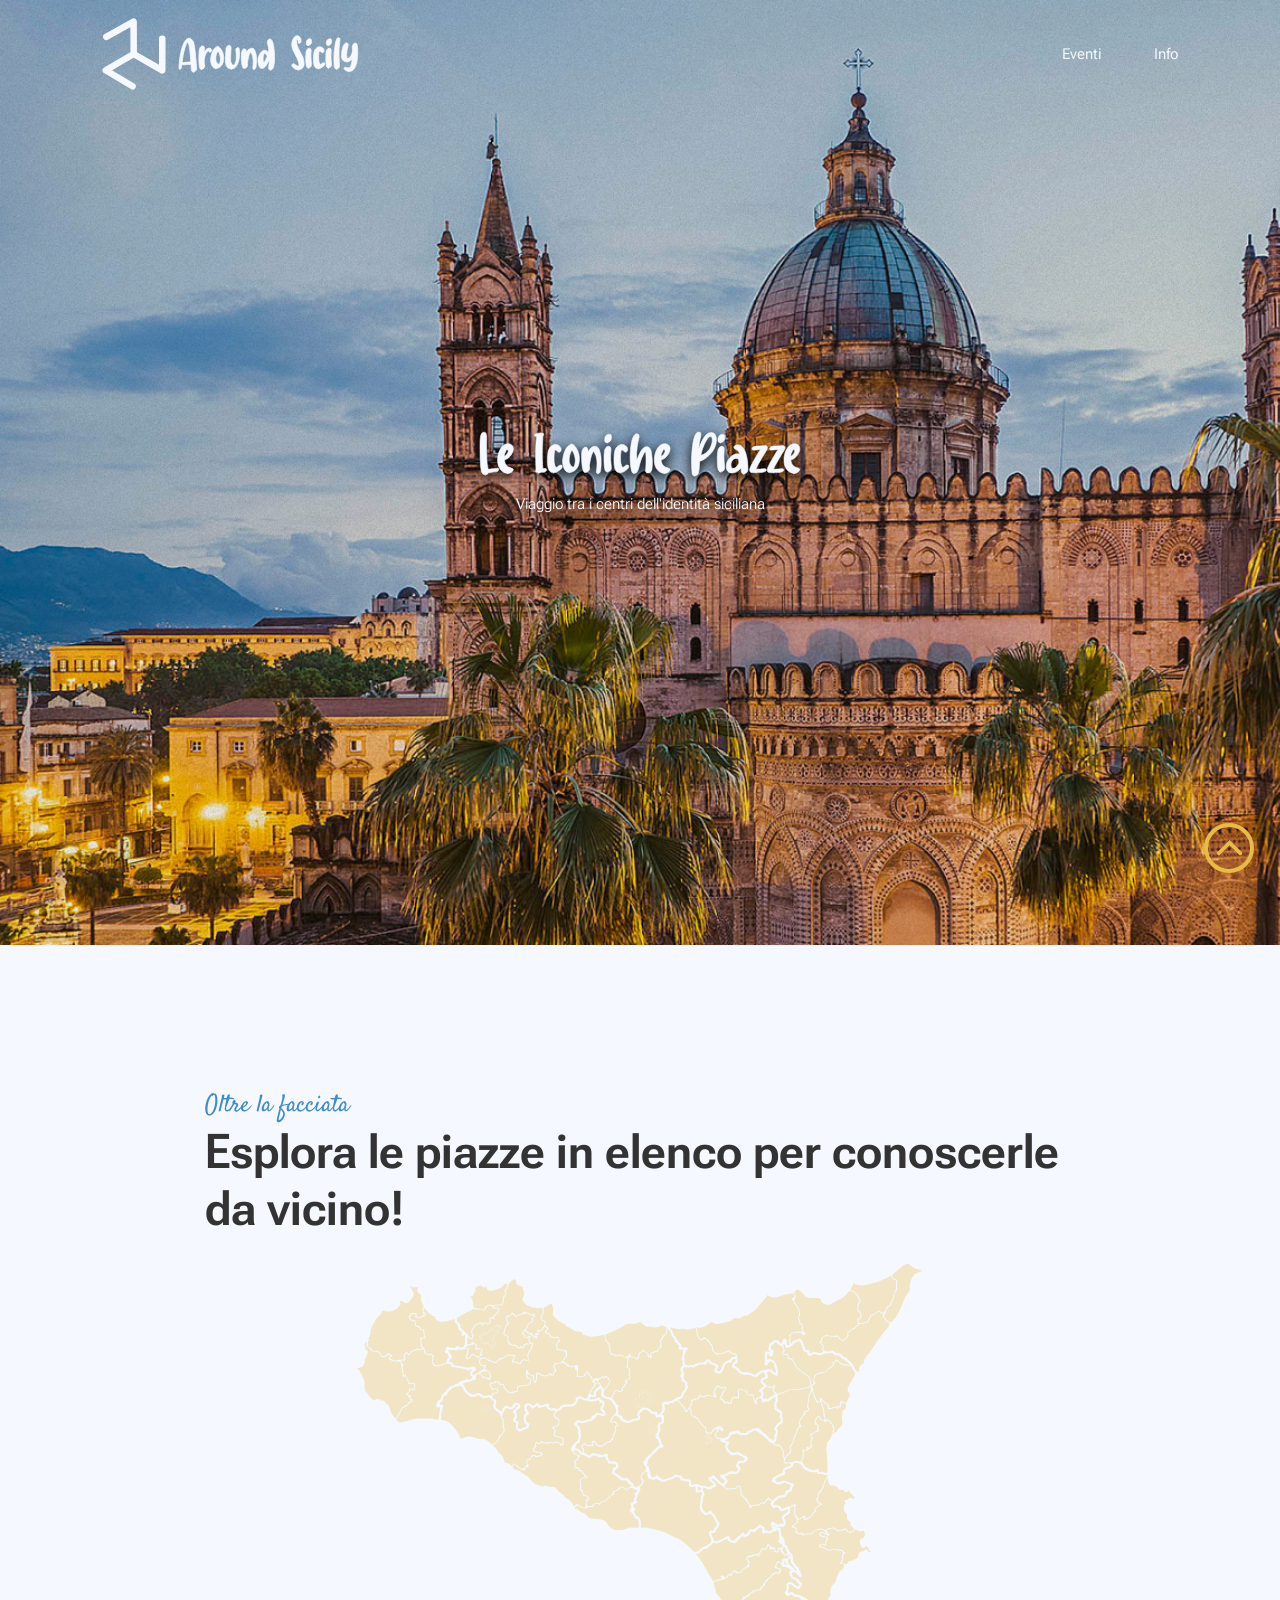
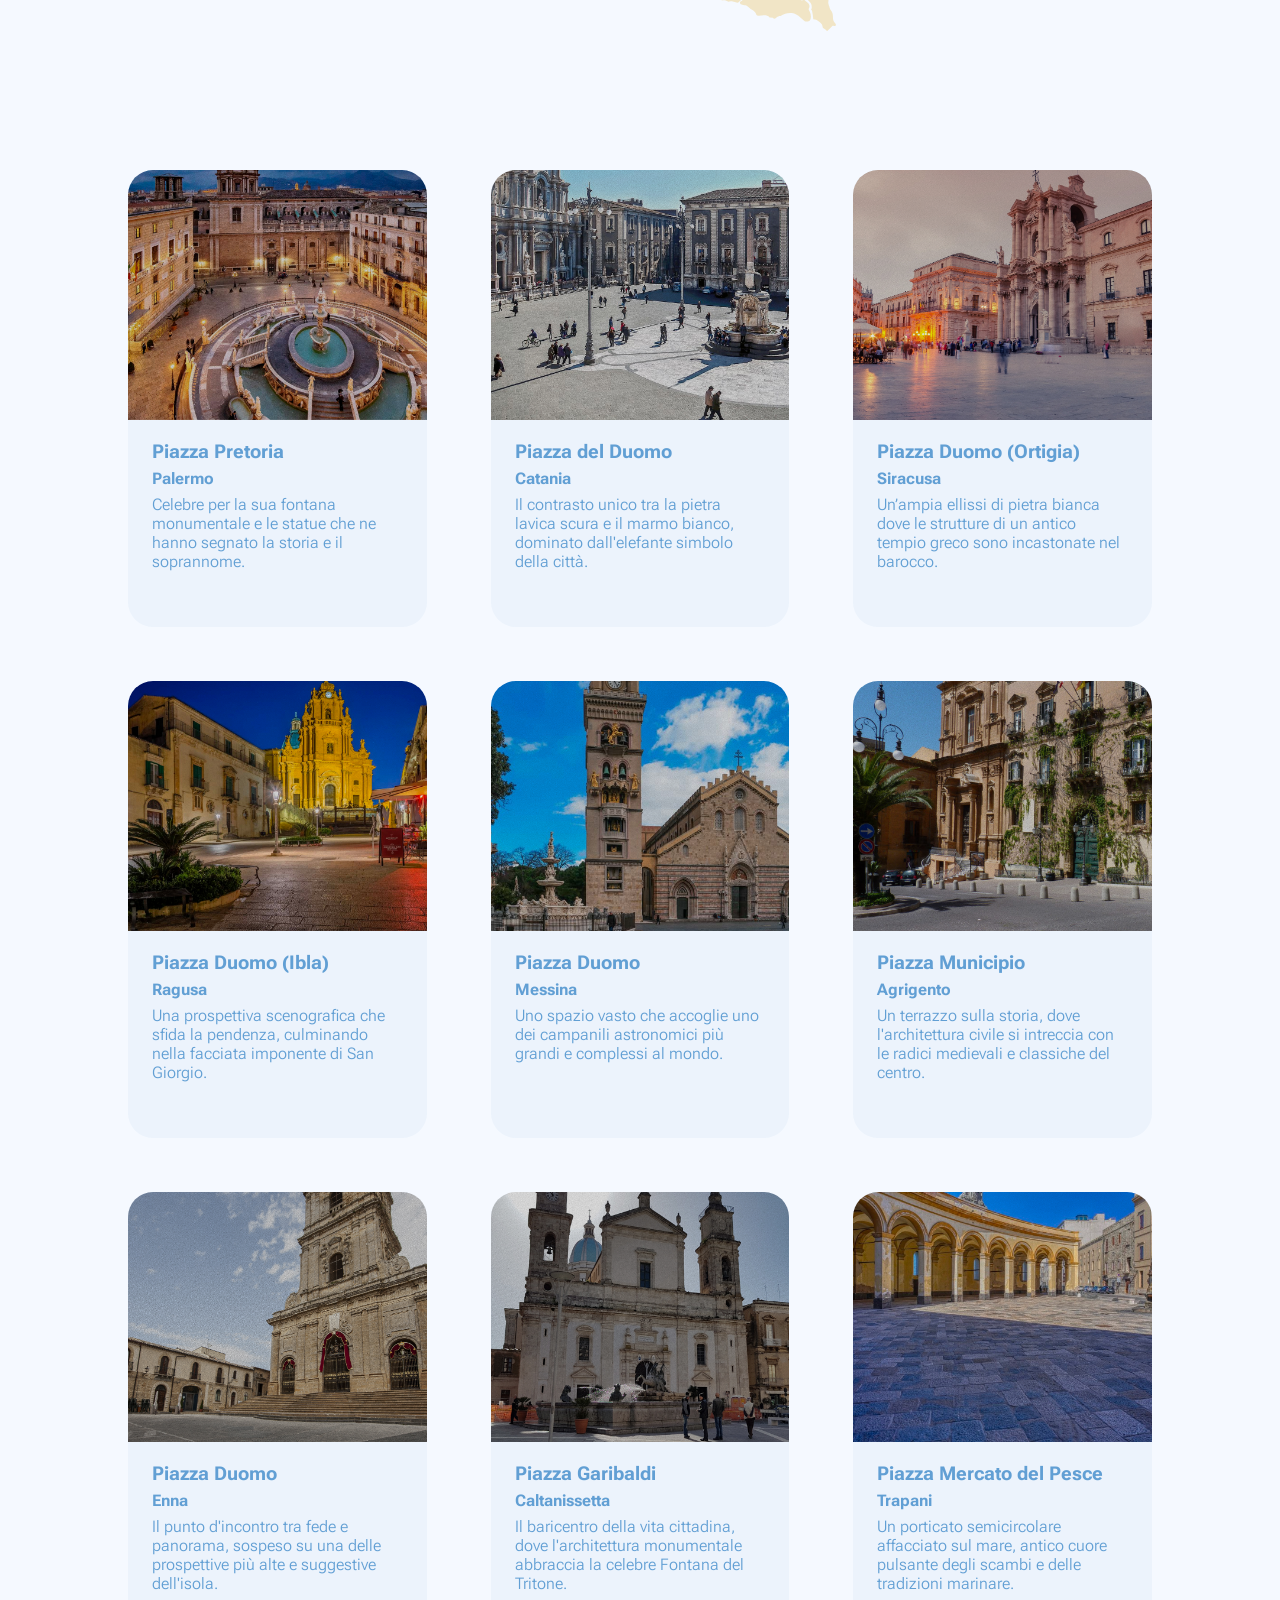
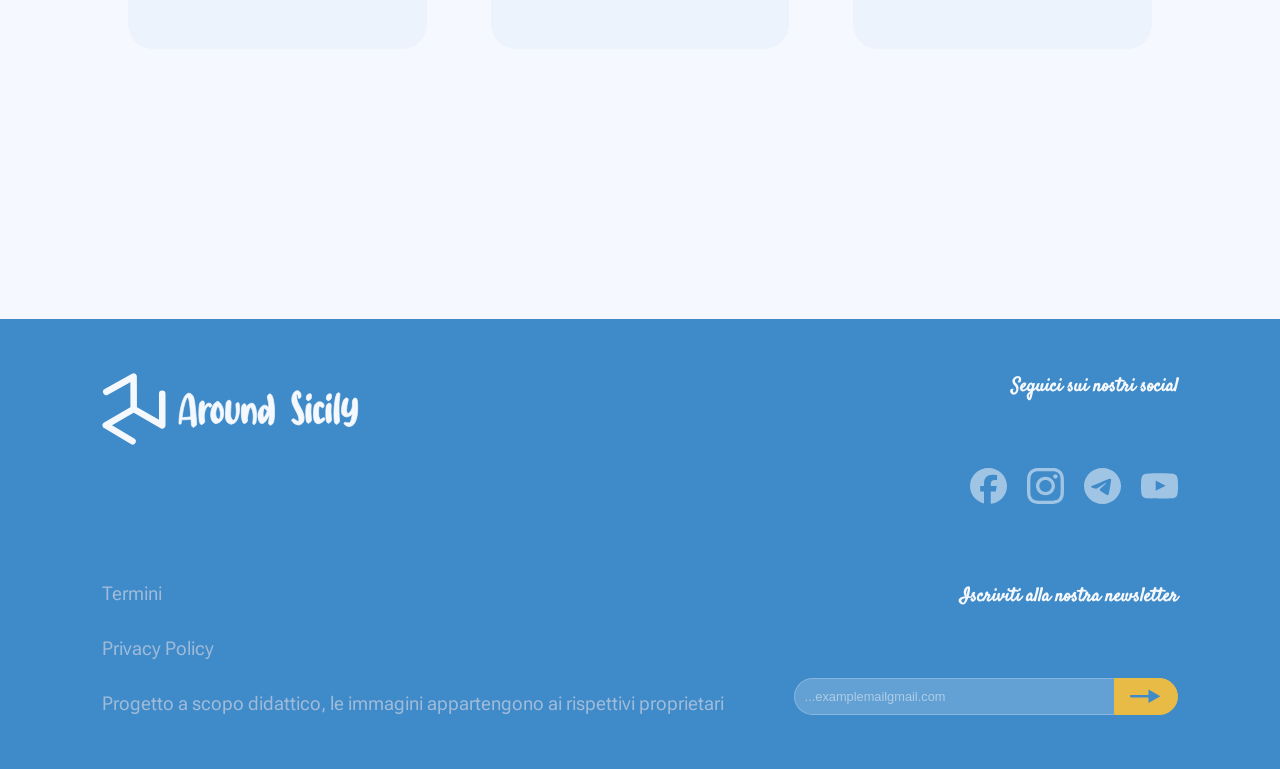
<file: piazze.html>
<!DOCTYPE html>
<html lang="it,en">
<head>
    <meta charset="UTF-8">
    <meta name="viewport" content="width=device-width, initial-scale=1.0">
    <link rel="stylesheet" href="style.css">
    <link rel="icon" type="image/png" sizes="32x32" href="favicon/favicon.png">
    <link rel="apple-touch-icon" sizes="180x180" href="favicon/apple-icon.png">
    <title>Around Sicily - Piazze</title>
</head>
<body>
    <nav>
        <div class="nav-left">
            <div class="Trademark">
        <?xml version="1.0" encoding="UTF-8"?>
<svg id="TM"  xmlns="http://www.w3.org/2000/svg" viewBox="0 0 75.36 84.96">
    <a href="index.html"><path d="M4.98,22.26L37.2,4.35l.12,38.15M37.32,42.49L4.35,61.67l31.62,18.94M37.32,42.49l33.69,19.31V24.6"/></a>
</svg>
    <svg id="AS" viewBox="0 0 245 50" xmlns="http://www.w3.org/2000/svg">
        <a href="index.html"><path d="M4.16 36.764C4.40267 36.6947 5.02667 36.6427 6.032 36.608C8.49333 36.5387 11.8907 36.244 16.224 35.724C15.6 27.6467 15.0107 21.6147 14.456 17.628C13.832 12.844 12.948 9.88 11.804 8.736C11.7 8.736 11.2147 9.516 10.348 11.076C9.516 12.6013 8.528 15.392 7.384 19.448C6.24 23.4693 5.16533 29.2413 4.16 36.764ZM19.708 49.556C18.4253 49.556 17.628 49.0707 17.316 48.1C17.004 47.1293 16.8133 45.3787 16.744 42.848L16.484 39.156C13.0867 39.4333 10.1227 39.624 7.592 39.728C5.096 39.832 3.81333 39.884 3.744 39.884C3.36267 42.0333 3.15467 43.4547 3.12 44.148C3.05067 44.6333 2.808 45.032 2.392 45.344C1.976 45.656 1.54267 45.812 1.092 45.812C0.364 45.812 -3.46452e-07 45.4307 -3.46452e-07 44.668C-3.46452e-07 40.5427 0.312 36.1053 0.936 31.356C1.59467 26.572 2.51333 22.0827 3.692 17.888C4.90533 13.6587 6.344 10.192 8.008 7.488C9.70667 4.784 11.596 3.432 13.676 3.432C14.8893 3.432 16.016 3.88267 17.056 4.784C18.1307 5.68533 19.032 6.968 19.76 8.632C20.4187 10.4 21.008 13.2253 21.528 17.108C22.4293 23.66 23.2267 31.9453 23.92 41.964L24.128 45.084C24.128 46.3667 23.608 47.424 22.568 48.256C21.5627 49.1227 20.6093 49.556 19.708 49.556ZM30.7852 46.02H30.2652C29.4332 46.02 28.7572 45.2227 28.2372 43.628C27.5092 41.2707 27.1452 36.7987 27.1452 30.212C27.1452 27.508 27.2666 24.804 27.5092 22.1C27.7866 18.772 28.3586 16.6227 29.2252 15.652C30.1959 14.5427 31.2186 13.988 32.2932 13.988C32.7092 13.988 33.1252 14.092 33.5412 14.3H33.4892C33.6626 14.3693 33.8532 14.5253 34.0612 14.768C34.3039 15.0107 34.4599 15.2707 34.5292 15.548C34.7372 16.2413 34.8412 16.7267 34.8412 17.004C34.8412 17.316 34.8066 17.6627 34.7372 18.044C34.6332 18.7027 34.4946 20.3147 34.3212 22.88C34.7026 22.1867 35.1359 21.476 35.6212 20.748C37.3546 18.2173 39.2266 16.952 41.2372 16.952C42.1732 16.952 42.9879 17.2467 43.6812 17.836C44.4092 18.3907 44.7732 19.0493 44.7732 19.812C44.7732 20.3667 44.5479 20.9733 44.0972 21.632C43.6812 22.2907 43.0919 22.62 42.3292 22.62C41.9479 22.62 41.6359 22.4987 41.3932 22.256C41.1852 21.9787 40.9946 21.6147 40.8212 21.164L40.0932 20.748C40.0239 20.748 39.9372 20.7653 39.8332 20.8C39.7639 20.8347 39.6946 20.8867 39.6252 20.956C39.5559 20.9907 39.4519 21.0773 39.3132 21.216C39.1746 21.32 39.0359 21.4587 38.8972 21.632C37.3026 23.5387 36.2106 25.4627 35.6212 27.404C35.0666 29.3107 34.6679 31.72 34.4252 34.632C34.5639 36.0187 34.6679 37.1107 34.7372 37.908C34.8412 38.6707 34.9279 39.312 34.9972 39.832C35.1012 40.3173 35.1879 40.872 35.2572 41.496C35.2572 42.5013 34.8239 43.5067 33.9572 44.512C33.0906 45.5173 32.0332 46.02 30.7852 46.02ZM53.8253 39.052L53.7733 39C53.7733 39.0347 53.7906 39.052 53.8253 39.052ZM54.2933 39.156C54.6746 39.0867 54.9173 38.9653 55.0213 38.792C55.1599 38.584 55.3159 38.376 55.4893 38.168C56.1479 37.0933 56.5466 35.0653 56.6853 32.084C56.6853 31.0093 56.6159 30.108 56.4773 29.38C55.8533 25.6707 54.6919 22.88 52.9933 21.008C52.2653 22.3947 51.6759 23.764 51.2253 25.116L51.0173 25.636V25.74L51.1213 25.48V25.584C50.8093 25.9653 50.5146 27.6467 50.2373 30.628C50.2373 32.4307 50.3759 33.6787 50.6533 34.372C50.6533 34.476 50.6706 34.5453 50.7053 34.58C50.7746 35.0307 51.0866 35.7933 51.6413 36.868C52.2306 37.6653 52.9239 38.3587 53.7213 38.948C53.8599 39.0867 54.0506 39.156 54.2933 39.156ZM50.4453 44.668C47.9493 44.668 46.0773 43.2467 44.8293 40.404C43.7893 38.116 43.2693 35.62 43.2693 32.916C43.2693 31.2867 43.5293 29.276 44.0493 26.884C44.6039 24.4573 45.4359 22.204 46.5453 20.124C47.6893 18.0093 49.1279 16.5187 50.8613 15.652C51.3466 14.924 52.0919 14.56 53.0973 14.56C53.5479 14.56 54.1893 14.9067 55.0213 15.6C55.8879 16.2933 56.7719 17.3333 57.6733 18.72C58.6093 20.072 59.4066 21.736 60.0653 23.712C60.7239 25.6533 61.0533 27.872 61.0533 30.368C61.0533 34.84 60.0479 38.2893 58.0373 40.716C55.8533 43.3507 53.3226 44.668 50.4453 44.668ZM71.4557 45.552C69.9651 45.552 68.5437 45.084 67.1917 44.148C64.7304 42.484 63.4997 39.2253 63.4997 34.372C63.4997 33.54 63.6211 30.7147 63.8637 25.896C64.0717 21.32 64.2451 18.512 64.3837 17.472C64.5917 16.3627 65.0597 15.3573 65.7877 14.456C66.5504 13.5547 67.5384 13.104 68.7517 13.104C69.3411 13.104 69.8611 13.312 70.3117 13.728C70.9011 14.5947 71.1957 15.5133 71.1957 16.484L71.0917 19.24C70.7104 26.7973 70.5197 31.0613 70.5197 32.032C70.5197 33.8 70.6411 35.048 70.8837 35.776L71.2997 37.076C71.7157 38.1853 72.2704 39.0867 72.9637 39.78L73.0157 39.832C73.2584 39.9707 73.4317 40.0747 73.5357 40.144C73.6744 40.2133 74.0211 40.248 74.5757 40.248C74.7144 40.2133 74.8184 40.1787 74.8877 40.144C74.9917 40.1093 75.0957 40.0747 75.1997 40.04C75.3037 40.0053 75.4944 39.884 75.7717 39.676C77.5051 37.388 78.3717 33.5747 78.3717 28.236C78.3717 27.0573 78.3197 25.8093 78.2157 24.492C78.1117 23.14 78.0077 21.944 77.9037 20.904C77.8344 19.864 77.7997 19.188 77.7997 18.876C77.7997 18.0787 78.1117 17.4373 78.7357 16.952C79.3944 16.432 80.0011 16.172 80.5557 16.172C81.3184 16.172 81.8557 16.6227 82.1677 17.524C82.5491 19.9507 82.7397 22.412 82.7397 24.908C82.7397 29.9 81.8904 34.3893 80.1917 38.376C78.1811 43.16 75.2691 45.552 71.4557 45.552ZM102.494 45.864C101.385 45.864 100.83 45.24 100.83 43.992C100.83 43.576 100.9 42.9867 101.038 42.224C101.316 40.5947 101.489 38.168 101.558 34.944C101.558 32.9333 101.264 30.7493 100.674 28.392C100.674 27.6293 99.9984 25.948 98.6464 23.348L98.6984 23.296C98.6638 23.296 98.6118 23.2613 98.5424 23.192C98.5078 23.088 98.4731 23.036 98.4384 23.036L97.8664 22.412C97.3464 22.932 96.8438 23.764 96.3584 24.908C95.4224 27.0573 94.4518 31.3907 93.4464 37.908C93.6544 38.636 93.7584 39.3987 93.7584 40.196C93.7584 41.548 93.2904 42.64 92.3544 43.472C91.4184 44.304 90.4304 44.72 89.3904 44.72C89.3211 44.7547 89.1998 44.772 89.0264 44.772C88.1251 44.772 87.3624 43.8533 86.7384 42.016C85.7331 39.2427 85.2304 34.2507 85.2304 27.04C85.2304 24.44 85.4731 22.4813 85.9584 21.164C86.4438 19.8467 87.0158 18.9627 87.6744 18.512C88.3331 18.0613 88.9571 17.836 89.5464 17.836C91.1758 17.836 92.0424 19.6213 92.1464 23.192C92.9784 21.216 93.8971 19.7947 94.9024 18.928C95.9424 18.0613 96.8784 17.5413 97.7104 17.368C98.5771 17.16 99.1144 17.056 99.3224 17.056C101.021 17.1253 102.217 17.7147 102.91 18.824C103.638 19.9333 104.158 21.112 104.47 22.36C105.094 24.336 105.493 26.104 105.666 27.664C105.84 29.224 105.926 31.2 105.926 33.592C105.926 38.376 105.649 41.6173 105.094 43.316C104.54 45.0147 103.673 45.864 102.494 45.864ZM115.971 37.284L117.687 34.684C119.247 31.564 120.253 29.2413 120.703 27.716C120.461 27.3693 120.097 26.9187 119.611 26.364C119.126 25.8093 118.606 25.3067 118.051 24.856C117.497 24.3707 117.011 24.0933 116.595 24.024C116.353 24.1627 116.006 24.9427 115.555 26.364C115.278 27.7853 115.07 29.484 114.931 31.46C114.931 32.9507 115.07 34.216 115.347 35.256C115.659 36.504 115.867 37.18 115.971 37.284ZM124.863 46.748C124.135 46.748 123.546 46.488 123.095 45.968C122.645 45.448 122.419 44.8413 122.419 44.148C122.419 43.7667 122.489 43.0907 122.627 42.12C123.078 40.04 123.407 36.8333 123.615 32.5C123.442 32.9507 123.026 33.8173 122.367 35.1C120.461 38.8093 118.762 41.3747 117.271 42.796C116.405 43.94 115.313 44.616 113.995 44.824L113.319 44.928C112.175 44.928 111.257 44.46 110.563 43.524C109.87 42.588 109.333 41.4787 108.951 40.196C108.57 38.9133 108.293 37.6653 108.119 36.452C107.981 35.2387 107.911 34.3547 107.911 33.8C107.911 31.824 108.362 29.744 109.263 27.56C110.165 25.376 111.309 23.5213 112.695 21.996C114.082 20.4707 115.538 19.708 117.063 19.708C117.861 19.708 118.606 19.9333 119.299 20.384C119.993 20.8347 120.582 21.3027 121.067 21.788C121.553 22.2387 121.882 22.568 122.055 22.776C122.437 20.5573 122.645 19.1707 122.679 18.616C122.09 15.288 121.674 13.2427 121.431 12.48C121.397 12.3413 121.327 12.064 121.223 11.648C121.154 11.232 121.067 10.7467 120.963 10.192C120.859 9.63733 120.807 9.152 120.807 8.736C120.807 7.176 121.379 5.96267 122.523 5.096C123.182 4.64534 123.858 4.42 124.551 4.42C126.527 4.42 128.087 7.384 129.231 13.312C130.167 18.2347 130.635 23.3133 130.635 28.548C130.635 33.1587 130.427 36.7987 130.011 39.468C129.63 42.1027 129.006 43.9747 128.139 45.084C127.307 46.1933 126.215 46.748 124.863 46.748ZM163.283 46.644C161.584 46.644 160.042 46.228 158.655 45.396C157.268 44.5987 156.159 43.7147 155.327 42.744C154.53 41.7733 154.131 41.028 154.131 40.508C154.131 39.884 154.408 39.3467 154.963 38.896C155.518 38.4107 156.055 38.168 156.575 38.168C156.852 38.168 157.563 38.6187 158.707 39.52C160.718 41.0453 162.156 41.808 163.023 41.808C163.335 41.808 163.491 41.756 163.491 41.652C163.526 41.548 163.595 41.4267 163.699 41.288C163.942 40.8027 164.063 40.3347 164.063 39.884C163.924 37.4227 163.37 35.0827 162.399 32.864C161.463 30.6453 160.354 28.4267 159.071 26.208C157.823 23.9547 156.696 21.6667 155.691 19.344C154.686 16.9867 154.183 14.5253 154.183 11.96C154.183 10.2267 154.495 8.44133 155.119 6.604C155.778 4.732 156.662 3.172 157.771 1.924C158.915 0.641333 160.215 -2.38419e-07 161.671 -2.38419e-07C163.058 -2.38419e-07 164.271 0.624 165.311 1.872C166.351 3.08533 166.871 4.64534 166.871 6.552C166.871 9.18667 166.022 10.504 164.323 10.504C163.699 10.504 163.3 10.2787 163.127 9.828C162.988 9.37734 162.902 8.84 162.867 8.216C162.832 7.55734 162.694 6.916 162.451 6.292C162.243 5.63334 161.775 5.11334 161.047 4.732C160.77 5.46 160.631 6.06667 160.631 6.552L160.579 7.228L161.463 12.74C161.879 14.82 163.266 17.9053 165.623 21.996C166.49 23.5213 167.322 25.0987 168.119 26.728C170.06 30.6453 171.031 34.2507 171.031 37.544C171.031 40.56 170.251 42.8307 168.691 44.356C167.166 45.8813 165.363 46.644 163.283 46.644ZM176.981 44.044C176.565 44.044 176.131 43.9573 175.681 43.784C174.121 43.16 173.341 38.688 173.341 30.368C173.341 25.9307 173.635 22.6547 174.225 20.54L175.005 19.084C175.802 17.732 176.859 17.056 178.177 17.056C179.875 17.056 180.725 18.1827 180.725 20.436C180.725 21.0947 180.673 21.892 180.569 22.828C180.43 24.2147 180.361 25.8613 180.361 27.768C180.361 30.3333 180.534 33.176 180.881 36.296C181.054 37.4053 181.141 38.5147 181.141 39.624C181.141 40.6987 180.881 41.5653 180.361 42.224C179.841 42.848 179.251 43.316 178.593 43.628C177.934 43.9053 177.397 44.044 176.981 44.044ZM176.721 13.26C174.953 13.26 174.069 12.376 174.069 10.608C174.069 7.86934 174.814 5.99734 176.305 4.992C177.137 4.472 177.969 4.212 178.801 4.212C180.43 4.212 181.245 5.02667 181.245 6.656C181.245 7.00267 181.193 7.488 181.089 8.112C181.089 8.32 181.106 8.476 181.141 8.58C181.141 10.0013 180.621 11.1453 179.581 12.012C178.575 12.844 177.622 13.26 176.721 13.26ZM191.385 36.348L191.333 35.984L191.385 36.348ZM190.449 45.032C188.023 45.032 186.324 43.9747 185.353 41.86C184.383 39.7107 183.897 36.556 183.897 32.396C183.897 28.7907 184.053 26.0347 184.365 24.128C184.781 21.216 185.631 19.1187 186.913 17.836C188.543 15.964 190.345 15.028 192.321 15.028C193.743 15.028 195.095 15.548 196.377 16.588C197.695 17.628 198.353 18.8413 198.353 20.228L198.301 21.06C198.301 21.58 198.059 22.1 197.573 22.62C197.123 23.1053 196.603 23.348 196.013 23.348C195.389 23.348 194.939 23.0187 194.661 22.36C194.419 22.1867 194.245 22.0307 194.141 21.892C193.968 21.6493 193.153 21.2853 191.697 20.8C191.143 23.0533 190.865 26.104 190.865 29.952C190.865 32.3093 191.021 34.3547 191.333 36.088C191.333 36.712 191.923 37.804 193.101 39.364L193.257 39.416C193.881 39.104 194.332 38.844 194.609 38.636C194.609 38.532 195.008 38.2027 195.805 37.648C196.637 37.0933 197.313 36.816 197.833 36.816C198.977 36.816 199.549 37.336 199.549 38.376C199.549 39.3467 198.995 40.352 197.885 41.392C196.811 42.432 195.545 43.2987 194.089 43.992C192.668 44.6853 191.455 45.032 190.449 45.032ZM204.403 44.044C203.987 44.044 203.553 43.9573 203.103 43.784C201.543 43.16 200.763 38.688 200.763 30.368C200.763 25.9307 201.057 22.6547 201.647 20.54L202.427 19.084C203.224 17.732 204.281 17.056 205.599 17.056C207.297 17.056 208.147 18.1827 208.147 20.436C208.147 21.0947 208.095 21.892 207.991 22.828C207.852 24.2147 207.783 25.8613 207.783 27.768C207.783 30.3333 207.956 33.176 208.303 36.296C208.476 37.4053 208.563 38.5147 208.563 39.624C208.563 40.6987 208.303 41.5653 207.783 42.224C207.263 42.848 206.673 43.316 206.015 43.628C205.356 43.9053 204.819 44.044 204.403 44.044ZM204.143 13.26C202.375 13.26 201.491 12.376 201.491 10.608C201.491 7.86934 202.236 5.99734 203.727 4.992C204.559 4.472 205.391 4.212 206.223 4.212C207.852 4.212 208.667 5.02667 208.667 6.656C208.667 7.00267 208.615 7.488 208.511 8.112C208.511 8.32 208.528 8.476 208.563 8.58C208.563 10.0013 208.043 11.1453 207.003 12.012C205.997 12.844 205.044 13.26 204.143 13.26ZM215.323 45.604C214.803 45.604 214.318 45.4827 213.867 45.24C213.451 44.9973 213.087 44.408 212.775 43.472C212.498 42.536 212.272 41.0627 212.099 39.052C211.926 37.0067 211.839 34.216 211.839 30.68C211.839 26.0347 212.203 21.0427 212.931 15.704C213.694 9.91467 214.682 6.06667 215.895 4.16C216.484 3.224 217.282 2.756 218.287 2.756C219.05 2.756 219.518 2.99867 219.691 3.484C219.864 3.93467 219.986 4.576 220.055 5.408C220.055 5.89333 219.726 8.97867 219.067 14.664C218.859 16.7787 218.755 19.7773 218.755 23.66C218.755 29.692 218.946 34.5453 219.327 38.22C219.466 39.0867 219.535 39.9187 219.535 40.716C219.535 41.8253 219.292 42.744 218.807 43.472C218.322 44.1653 217.75 44.6853 217.091 45.032C216.467 45.4133 215.878 45.604 215.323 45.604ZM232.269 48.828C231.056 48.828 229.929 48.5507 228.889 47.996C227.884 47.4413 227.069 46.852 226.445 46.228C225.856 45.604 225.561 45.1707 225.561 44.928C225.561 44.6507 225.7 44.2867 225.977 43.836C226.289 43.3853 226.74 43.16 227.329 43.16C228.924 43.6453 230.103 43.888 230.865 43.888C231.351 43.888 231.819 43.8707 232.269 43.836C232.72 43.8013 232.98 43.784 233.049 43.784C233.257 43.68 233.431 43.5587 233.569 43.42L234.453 42.172L235.025 40.768C235.788 38.792 236.429 35.7587 236.949 31.668C236.915 31.668 236.897 31.6853 236.897 31.72C236.655 32.032 236.169 32.5173 235.441 33.176C234.748 33.8 233.847 34.4067 232.737 34.996C231.628 35.5507 230.363 35.828 228.941 35.828C228.144 35.828 227.451 35.6893 226.861 35.412C223.741 34.3027 222.181 31.72 222.181 27.664C222.181 23.504 222.719 19.6733 223.793 16.172C225.111 11.9427 226.896 9.828 229.149 9.828C229.635 9.828 230.12 10.0187 230.605 10.4C231.125 10.7813 231.385 11.44 231.385 12.376C231.385 13.1387 231.264 13.7973 231.021 14.352C229.877 18.4773 229.253 22.2213 229.149 25.584C229.149 28.1147 229.548 29.848 230.345 30.784L230.865 31.044C231.385 31.044 231.975 30.784 232.633 30.264C233.569 29.432 234.419 28.3573 235.181 27.04C236.048 25.2373 236.499 24.128 236.533 23.712C236.741 23.0533 236.949 22.1 237.157 20.852L237.001 16.692C237.001 14.3 237.4 12.584 238.197 11.544C238.995 10.504 239.896 9.984 240.901 9.984C242.323 9.984 243.241 10.9547 243.657 12.896C244.073 14.8373 244.281 18.1827 244.281 22.932C244.281 28.236 243.935 32.5 243.241 35.724C242.063 41.236 240.381 44.9107 238.197 46.748C237.435 47.4067 236.932 47.7707 236.689 47.84C236.447 47.944 236.152 48.048 235.805 48.152C235.493 48.256 235.06 48.3947 234.505 48.568C233.951 48.7413 233.205 48.828 232.269 48.828Z"/>
        </a>
    </svg>
        </div>
            </div>
    <div class="nav-right">
<ul>
    <a href="eventi.html"><li>Eventi</li></a>
    <a href="info.html"><li>Info</li></a>
</ul>
    </div>
    </nav>
<header style="background-image: url(IMGs/Hero/piazze.jpg);">
    <svg viewBox="0 0 533 74" xmlns="http://www.w3.org/2000/svg">
        <path d="M8.69207 71.34C6.9974 71.34 5.57606 70.7387 4.42806 69.536C3.33473 68.388 2.46006 66.1193 1.80406 62.73C1.14806 59.286 0.683398 54.284 0.410065 47.724C0.136731 41.164 6.44922e-05 32.5813 6.44922e-05 21.976C6.44922e-05 18.2587 0.109398 14.76 0.328065 11.48C0.546731 8.14533 1.14806 5.46666 2.13206 3.44399C3.11606 1.36666 4.72873 0.327991 6.97007 0.327991C9.75807 0.327991 11.1521 3.36199 11.1521 9.42999L11.0701 14.76C11.0154 16.892 10.9881 19.3793 10.9881 22.222C10.9881 42.1753 11.6714 54.5847 13.0381 59.45C13.4207 61.0353 13.7487 61.8827 14.0221 61.992C14.0767 61.992 14.1041 62.0193 14.1041 62.074C23.0694 60.9807 27.6887 60.4067 27.9621 60.352C28.2901 60.2973 28.7274 60.27 29.2741 60.27C30.5861 60.27 31.2421 60.9533 31.2421 62.32C31.2421 62.976 30.9961 63.6593 30.5041 64.37C30.0667 65.026 29.3834 65.5453 28.4541 65.928C27.5247 66.256 23.6707 66.748 16.8921 67.404L14.3501 67.732C13.8034 68.7707 13.0107 69.618 11.9721 70.274C10.9334 70.9847 9.84006 71.34 8.69207 71.34ZM40.4946 40.672C42.1346 39.5787 43.2279 38.7587 43.7746 38.212C44.8679 36.9 45.5513 35.998 45.8246 35.506L46.1526 35.096C46.4259 34.4947 46.6446 34.0573 46.8086 33.784C46.9726 33.5107 47.1093 32.882 47.2186 31.898C47.1093 30.8047 46.8906 30.094 46.5626 29.766C46.2893 29.438 45.7426 29.2467 44.9226 29.192L43.6926 30.586L41.4786 35.506C41.3146 35.5607 41.0959 36.3533 40.8226 37.884C40.6039 39.4147 40.4946 40.344 40.4946 40.672ZM45.9066 68.962C45.8519 68.962 45.2506 68.8527 44.1026 68.634C42.9546 68.47 41.5606 68.0327 39.9206 67.322C38.2806 66.5567 36.6406 65.3813 35.0006 63.796C33.4153 62.156 32.0486 59.942 30.9006 57.154C29.8073 54.3113 29.2606 50.7033 29.2606 46.33C29.2606 39.934 30.7913 33.9753 33.8526 28.454C37.2419 22.4407 41.6699 19.434 47.1366 19.434C48.3939 19.434 49.6786 19.762 50.9906 20.418C52.3026 21.0193 53.3959 21.976 54.2706 23.288C55.1453 24.5453 55.5826 26.158 55.5826 28.126C55.5826 30.914 54.7353 33.6747 53.0406 36.408C51.4006 39.0867 49.4326 41.3827 47.1366 43.296C44.8406 45.1547 42.6539 46.33 40.5766 46.822C40.9593 49.2273 41.5333 51.25 42.2986 52.89C43.7199 55.8967 46.2893 58.0013 50.0066 59.204C51.8653 59.8053 52.9313 60.2427 53.2046 60.516L54.2706 60.926C55.0359 61.3087 55.4186 61.828 55.4186 62.484C55.4186 64.0693 54.3799 65.5453 52.3026 66.912C50.2799 68.2787 48.1479 68.962 45.9066 68.962ZM97.5858 68.388C96.3832 68.388 95.3172 67.9507 94.3878 67.076C93.1305 67.0213 92.5018 66.4473 92.5018 65.354C92.5018 64.698 92.7752 64.042 93.3218 63.386C92.8845 55.9513 92.6658 48.0793 92.6658 39.77C92.6658 24.026 93.3765 13.3113 94.7978 7.62599C92.1192 7.24333 90.7798 6.45066 90.7798 5.24799C90.7798 4.04533 91.5452 3.22533 93.0758 2.78799C94.6065 2.35066 96.4652 2.10466 98.6518 2.04999C99.3078 1.66733 99.9638 1.47599 100.62 1.47599C101.221 1.47599 101.768 1.61266 102.26 1.88599H102.752C103.025 1.88599 103.435 1.91333 103.982 1.96799C104.528 2.02266 105.02 2.18666 105.458 2.45999C105.95 2.73333 106.196 3.19799 106.196 3.85399C106.196 4.34599 106.032 4.86533 105.704 5.41199C105.376 5.90399 104.993 6.28666 104.556 6.55999V7.54399C104.556 9.12933 104.474 11.4253 104.31 14.432C103.872 19.9533 103.654 27.4973 103.654 37.064C103.654 44.0613 103.927 52.0427 104.474 61.008L107.836 60.844C109.804 60.844 110.788 61.5273 110.788 62.894C110.788 64.2607 110.323 65.2447 109.394 65.846C107.918 66.7753 105.512 67.24 102.178 67.24L100.866 67.322C99.6632 68.0327 98.5698 68.388 97.5858 68.388ZM124.131 54.284L124.049 53.71L124.131 54.284ZM122.655 67.978C118.828 67.978 116.149 66.3107 114.619 62.976C113.088 59.5867 112.323 54.612 112.323 48.052C112.323 42.3667 112.569 38.0207 113.061 35.014C113.717 30.422 115.056 27.1147 117.079 25.092C119.648 22.14 122.491 20.664 125.607 20.664C127.848 20.664 129.98 21.484 132.003 23.124C134.08 24.764 135.119 26.6773 135.119 28.864L135.037 30.176C135.037 30.996 134.654 31.816 133.889 32.636C133.178 33.4013 132.358 33.784 131.429 33.784C130.445 33.784 129.734 33.2647 129.297 32.226C128.914 31.9527 128.641 31.7067 128.477 31.488C128.203 31.1053 126.919 30.5313 124.623 29.766C123.748 33.3193 123.311 38.13 123.311 44.198C123.311 47.9153 123.557 51.1407 124.049 53.874C124.049 54.858 124.978 56.58 126.837 59.04L127.083 59.122C128.067 58.63 128.777 58.22 129.215 57.892C129.215 57.728 129.843 57.2087 131.101 56.334C132.413 55.4593 133.479 55.022 134.299 55.022C136.103 55.022 137.005 55.842 137.005 57.482C137.005 59.0127 136.13 60.598 134.381 62.238C132.686 63.878 130.691 65.2447 128.395 66.338C126.153 67.4313 124.24 67.978 122.655 67.978ZM154.17 58.548L154.088 58.466C154.088 58.5207 154.116 58.548 154.17 58.548ZM154.908 58.712C155.51 58.6027 155.892 58.4113 156.056 58.138C156.275 57.81 156.521 57.482 156.794 57.154C157.833 55.4593 158.462 52.2613 158.68 47.56C158.68 45.8653 158.571 44.444 158.352 43.296C157.368 37.4467 155.537 33.046 152.858 30.094C151.71 32.2807 150.781 34.44 150.07 36.572L149.742 37.392V37.556L149.906 37.146V37.31C149.414 37.9113 148.95 40.5627 148.512 45.264C148.512 48.1067 148.731 50.0747 149.168 51.168C149.168 51.332 149.196 51.4413 149.25 51.496C149.36 52.2067 149.852 53.4093 150.726 55.104C151.656 56.3613 152.749 57.4547 154.006 58.384C154.225 58.6027 154.526 58.712 154.908 58.712ZM148.84 67.404C144.904 67.404 141.952 65.1627 139.984 60.68C138.344 57.072 137.524 53.136 137.524 48.872C137.524 46.3027 137.934 43.132 138.754 39.36C139.629 35.5333 140.941 31.98 142.69 28.7C144.494 25.3653 146.763 23.0147 149.496 21.648C150.262 20.5 151.437 19.926 153.022 19.926C153.733 19.926 154.744 20.4727 156.056 21.566C157.423 22.6593 158.817 24.2993 160.238 26.486C161.714 28.618 162.972 31.242 164.01 34.358C165.049 37.4193 165.568 40.918 165.568 44.854C165.568 51.906 163.983 57.3453 160.812 61.172C157.368 65.3267 153.378 67.404 148.84 67.404ZM196.404 69.29C194.655 69.29 193.78 68.306 193.78 66.338C193.78 65.682 193.889 64.7527 194.108 63.55C194.545 60.9807 194.819 57.154 194.928 52.07C194.928 48.8993 194.463 45.4553 193.534 41.738C193.534 40.5353 192.468 37.884 190.336 33.784L190.418 33.702C190.363 33.702 190.281 33.6473 190.172 33.538C190.117 33.374 190.063 33.292 190.008 33.292L189.106 32.308C188.286 33.128 187.493 34.44 186.728 36.244C185.252 39.6333 183.721 46.4667 182.136 56.744C182.464 57.892 182.628 59.0947 182.628 60.352C182.628 62.484 181.89 64.206 180.414 65.518C178.938 66.83 177.38 67.486 175.74 67.486C175.631 67.5407 175.439 67.568 175.166 67.568C173.745 67.568 172.542 66.1193 171.558 63.222C169.973 58.8487 169.18 50.9767 169.18 39.606C169.18 35.506 169.563 32.4173 170.328 30.34C171.093 28.2627 171.995 26.8687 173.034 26.158C174.073 25.4473 175.057 25.092 175.986 25.092C178.555 25.092 179.922 27.9073 180.086 33.538C181.398 30.422 182.847 28.1807 184.432 26.814C186.072 25.4473 187.548 24.6273 188.86 24.354C190.227 24.026 191.074 23.862 191.402 23.862C194.081 23.9713 195.967 24.9007 197.06 26.65C198.208 28.3993 199.028 30.258 199.52 32.226C200.504 35.342 201.133 38.13 201.406 40.59C201.679 43.05 201.816 46.166 201.816 49.938C201.816 57.482 201.379 62.5933 200.504 65.272C199.629 67.9507 198.263 69.29 196.404 69.29ZM212.244 66.42C211.588 66.42 210.905 66.2833 210.194 66.01C207.734 65.026 206.504 57.974 206.504 44.854C206.504 37.8567 206.969 32.6907 207.898 29.356L209.128 27.06C210.386 24.928 212.053 23.862 214.13 23.862C216.809 23.862 218.148 25.6387 218.148 29.192C218.148 30.2307 218.066 31.488 217.902 32.964C217.684 35.1507 217.574 37.7473 217.574 40.754C217.574 44.7993 217.848 49.282 218.394 54.202C218.668 55.9513 218.804 57.7007 218.804 59.45C218.804 61.1447 218.394 62.5113 217.574 63.55C216.754 64.534 215.825 65.272 214.786 65.764C213.748 66.2013 212.9 66.42 212.244 66.42ZM211.834 17.876C209.046 17.876 207.652 16.482 207.652 13.694C207.652 9.37533 208.828 6.42333 211.178 4.83799C212.49 4.01799 213.802 3.60799 215.114 3.60799C217.684 3.60799 218.968 4.89266 218.968 7.46199C218.968 8.00866 218.886 8.77399 218.722 9.75799C218.722 10.086 218.75 10.332 218.804 10.496C218.804 12.7373 217.984 14.5413 216.344 15.908C214.759 17.22 213.256 17.876 211.834 17.876ZM234.959 54.284L234.877 53.71L234.959 54.284ZM233.483 67.978C229.656 67.978 226.978 66.3107 225.447 62.976C223.916 59.5867 223.151 54.612 223.151 48.052C223.151 42.3667 223.397 38.0207 223.889 35.014C224.545 30.422 225.884 27.1147 227.907 25.092C230.476 22.14 233.319 20.664 236.435 20.664C238.676 20.664 240.808 21.484 242.831 23.124C244.908 24.764 245.947 26.6773 245.947 28.864L245.865 30.176C245.865 30.996 245.482 31.816 244.717 32.636C244.006 33.4013 243.186 33.784 242.257 33.784C241.273 33.784 240.562 33.2647 240.125 32.226C239.742 31.9527 239.469 31.7067 239.305 31.488C239.032 31.1053 237.747 30.5313 235.451 29.766C234.576 33.3193 234.139 38.13 234.139 44.198C234.139 47.9153 234.385 51.1407 234.877 53.874C234.877 54.858 235.806 56.58 237.665 59.04L237.911 59.122C238.895 58.63 239.606 58.22 240.043 57.892C240.043 57.728 240.672 57.2087 241.929 56.334C243.241 55.4593 244.307 55.022 245.127 55.022C246.931 55.022 247.833 55.842 247.833 57.482C247.833 59.0127 246.958 60.598 245.209 62.238C243.514 63.878 241.519 65.2447 239.223 66.338C236.982 67.4313 235.068 67.978 233.483 67.978ZM256.552 68.798C255.459 68.798 254.557 68.4427 253.846 67.732C253.136 66.9667 252.534 65.436 252.042 63.14C250.676 56.8533 249.992 49.528 249.992 41.164C249.992 39.9067 250.047 37.802 250.156 34.85C250.32 31.898 250.621 28.618 251.058 25.01C251.496 21.402 252.124 17.9307 252.944 14.596C253.819 11.2613 254.94 8.50066 256.306 6.31399C257.728 4.07266 259.504 2.95199 261.636 2.95199C262.784 2.95199 263.632 3.38933 264.178 4.26399C264.78 5.08399 265.08 6.06799 265.08 7.216C265.08 8.36399 264.78 10.086 264.178 12.382C262.976 16.482 261.964 23.0693 261.144 32.144V32.964C261.035 33.1827 260.98 34.7133 260.98 37.556C260.98 39.4147 261.117 42.5033 261.39 46.822L261.472 46.412C263.167 41.492 264.889 37.392 266.638 34.112C269.973 27.6613 273.608 24.436 277.544 24.436C282.246 24.436 285.006 28.372 285.826 36.244C286.701 41.4373 287.138 46.1933 287.138 50.512C287.138 53.6827 287.002 56.6073 286.728 59.286C286.51 61.9647 285.881 64.1513 284.842 65.846C283.804 67.486 282.054 68.306 279.594 68.306C278.665 68.306 277.9 68.1147 277.298 67.732C276.752 67.2947 276.369 66.83 276.15 66.338C275.932 65.846 275.822 65.436 275.822 65.108C275.822 63.96 275.904 62.4567 276.068 60.598C276.396 57.318 276.56 52.316 276.56 45.592C276.56 39.524 276.396 35.834 276.068 34.522V34.194C275.904 33.9753 275.768 33.7567 275.658 33.538C275.604 33.2647 275.467 33.0187 275.248 32.8C273.936 34.2213 273.171 35.2327 272.952 35.834C272.843 35.9433 272.788 36.0253 272.788 36.08C270.766 39.9613 269.18 43.624 268.032 47.068C266.939 50.512 266.064 53.5733 265.408 56.252C264.752 58.876 264.096 61.1173 263.44 62.976C262.784 64.8347 261.937 66.2833 260.898 67.322C259.86 68.306 258.411 68.798 256.552 68.798ZM301.549 40.672C303.189 39.5787 304.283 38.7587 304.829 38.212C305.923 36.9 306.606 35.998 306.879 35.506L307.207 35.096C307.481 34.4947 307.699 34.0573 307.863 33.784C308.027 33.5107 308.164 32.882 308.273 31.898C308.164 30.8047 307.945 30.094 307.617 29.766C307.344 29.438 306.797 29.2467 305.977 29.192L304.747 30.586L302.533 35.506C302.369 35.5607 302.151 36.3533 301.877 37.884C301.659 39.4147 301.549 40.344 301.549 40.672ZM306.961 68.962C306.907 68.962 306.305 68.8527 305.157 68.634C304.009 68.47 302.615 68.0327 300.975 67.322C299.335 66.5567 297.695 65.3813 296.055 63.796C294.47 62.156 293.103 59.942 291.955 57.154C290.862 54.3113 290.315 50.7033 290.315 46.33C290.315 39.934 291.846 33.9753 294.907 28.454C298.297 22.4407 302.725 19.434 308.191 19.434C309.449 19.434 310.733 19.762 312.045 20.418C313.357 21.0193 314.451 21.976 315.325 23.288C316.2 24.5453 316.637 26.158 316.637 28.126C316.637 30.914 315.79 33.6747 314.095 36.408C312.455 39.0867 310.487 41.3827 308.191 43.296C305.895 45.1547 303.709 46.33 301.631 46.822C302.014 49.2273 302.588 51.25 303.353 52.89C304.775 55.8967 307.344 58.0013 311.061 59.204C312.92 59.8053 313.986 60.2427 314.259 60.516L315.325 60.926C316.091 61.3087 316.473 61.828 316.473 62.484C316.473 64.0693 315.435 65.5453 313.357 66.912C311.335 68.2787 309.203 68.962 306.961 68.962ZM367.825 38.786L372.827 37.064C373.592 36.6813 374.439 36.1347 375.369 35.424C375.587 35.2053 375.806 35.0687 376.025 35.014C377.391 33.9207 378.731 32.6633 380.043 31.242C382.065 29.11 383.787 26.076 385.209 22.14C386.411 18.86 387.013 15.9353 387.013 13.366C387.013 9.53933 385.865 7.62599 383.569 7.62599C381.218 7.62599 378.266 11.2067 374.713 18.368C371.925 23.9987 369.629 30.8047 367.825 38.786ZM357.575 73.226C356.536 73.226 355.607 72.9253 354.787 72.324C354.021 71.7227 353.557 70.848 353.393 69.7C352.627 62.7573 352.245 55.8967 352.245 49.118C352.245 46.6033 352.327 43.3233 352.491 39.278C352.709 35.178 353.065 30.8867 353.557 26.404C354.049 21.8667 354.732 17.6027 355.607 13.612C356.536 9.62133 357.711 6.36866 359.133 3.85399C360.554 1.28466 362.303 -9.53674e-06 364.381 -9.53674e-06C366.786 -9.53674e-06 367.989 1.36666 367.989 4.09999C367.989 5.68533 367.661 7.81733 367.005 10.496C366.13 14.1587 365.201 20.0627 364.217 28.208C366.239 21.8667 368.699 16.2633 371.597 11.398C375.806 4.40066 380.316 0.901994 385.127 0.901994C388.133 0.901994 390.347 2.07733 391.769 4.42799C393.19 6.77866 393.901 9.48466 393.901 12.546C393.901 22.1127 389.992 30.7227 382.175 38.376C379.004 41.5467 375.943 44.0067 372.991 45.756C370.039 47.4507 367.77 48.298 366.185 48.298C365.802 51.5233 365.556 54.366 365.447 56.826C365.283 60.0513 364.955 62.9487 364.463 65.518C364.463 68.0873 363.643 70.0007 362.003 71.258C360.363 72.57 358.887 73.226 357.575 73.226ZM400.988 66.42C400.332 66.42 399.649 66.2833 398.938 66.01C396.478 65.026 395.248 57.974 395.248 44.854C395.248 37.8567 395.713 32.6907 396.642 29.356L397.872 27.06C399.13 24.928 400.797 23.862 402.874 23.862C405.553 23.862 406.892 25.6387 406.892 29.192C406.892 30.2307 406.81 31.488 406.646 32.964C406.428 35.1507 406.318 37.7473 406.318 40.754C406.318 44.7993 406.592 49.282 407.138 54.202C407.412 55.9513 407.548 57.7007 407.548 59.45C407.548 61.1447 407.138 62.5113 406.318 63.55C405.498 64.534 404.569 65.272 403.53 65.764C402.492 66.2013 401.644 66.42 400.988 66.42ZM400.578 17.876C397.79 17.876 396.396 16.482 396.396 13.694C396.396 9.37533 397.572 6.42333 399.922 4.83799C401.234 4.01799 402.546 3.60799 403.858 3.60799C406.428 3.60799 407.712 4.89266 407.712 7.46199C407.712 8.00866 407.63 8.77399 407.466 9.75799C407.466 10.086 407.494 10.332 407.548 10.496C407.548 12.7373 406.728 14.5413 405.088 15.908C403.503 17.22 402 17.876 400.578 17.876ZM421.817 60.762C422.2 60.7073 422.528 60.68 422.801 60.68C423.074 60.68 423.238 60.6527 423.293 60.598C423.348 60.4887 423.43 60.4067 423.539 60.352C423.703 60.2973 424.359 59.942 425.507 59.286C425.726 59.1767 426.464 58.466 427.721 57.154C429.142 55.4047 430.017 54.1473 430.345 53.382C430.564 52.9447 430.728 52.6987 430.837 52.644C431.11 51.9333 431.247 51.0313 431.247 49.938C431.247 48.79 431.11 47.6693 430.837 46.576C430.618 45.428 430.345 44.69 430.017 44.362C429.47 44.0887 428.787 43.952 427.967 43.952C426.928 43.952 425.89 44.0887 424.851 44.362C423.812 44.5807 423.156 44.772 422.883 44.936C419.548 47.9427 417.881 51.0587 417.881 54.284C417.881 55.3773 417.99 56.2793 418.209 56.99C418.537 58.1927 418.865 59.0673 419.193 59.614C419.576 60.106 420.45 60.4887 421.817 60.762ZM439.447 69.946C437.042 69.946 435.62 68.6067 435.183 65.928C435.019 64.78 434.882 62.7847 434.773 59.942C430.072 65.6273 425.07 68.47 419.767 68.47C417.198 68.47 414.956 67.5133 413.043 65.6C411.13 63.6867 410.173 60.7893 410.173 56.908C410.173 51.7693 412.168 47.0407 416.159 42.722C420.15 38.3487 424.414 36.162 428.951 36.162C430.208 36.162 431.52 36.4353 432.887 36.982C432.45 35.67 431.903 34.4947 431.247 33.456C429.88 31.5973 428.896 30.504 428.295 30.176C427.748 29.848 427.12 29.52 426.409 29.192C424.058 28.0987 422.883 26.9233 422.883 25.666C422.883 24.7367 423.375 23.78 424.359 22.796C425.398 21.7573 426.792 21.238 428.541 21.238C431.876 21.238 434.636 22.386 436.823 24.682C439.01 26.9233 440.732 29.7933 441.989 33.292C443.301 36.736 444.258 40.3713 444.859 44.198C445.515 47.97 445.925 51.496 446.089 54.776C446.253 58.056 446.335 60.5433 446.335 62.238C446.335 64.2607 445.87 65.846 444.941 66.994C444.012 68.0873 443 68.8527 441.907 69.29C440.814 69.7273 439.994 69.946 439.447 69.946ZM459.814 67.814C459.486 67.814 458.912 67.814 458.092 67.814C457.326 67.7593 456.561 67.732 455.796 67.732C455.03 67.6773 454.429 67.5953 453.992 67.486L452.926 67.65C450.411 67.65 449.154 66.092 449.154 62.976C449.154 59.4227 455.14 48.1067 467.112 29.028C464.324 29.3013 462.055 29.5747 460.306 29.848C458.611 30.0667 457.326 30.176 456.452 30.176C455.358 30.176 454.538 29.93 453.992 29.438C453.445 28.8913 453.172 28.372 453.172 27.88C453.172 27.4427 453.281 27.0053 453.5 26.568C454.32 25.092 455.522 24.2173 457.108 23.944C457.982 23.78 462.082 23.4793 469.408 23.042C470.228 22.878 471.157 22.796 472.196 22.796L473.18 22.878C473.562 22.55 474.164 22.386 474.984 22.386C476.296 22.386 477.252 22.796 477.854 23.616C478.51 24.3813 478.838 25.2287 478.838 26.158C478.838 27.0873 478.564 28.0713 478.018 29.11C477.526 30.1487 476.569 31.816 475.148 34.112C473.234 37.1187 470.118 42.394 465.8 49.938C462.957 54.4207 460.989 58.4387 459.896 61.992C463.066 61.992 465.526 61.9373 467.276 61.828C469.025 61.664 470.392 61.5273 471.376 61.418C472.36 61.254 473.262 61.172 474.082 61.172C475.886 61.172 476.788 61.828 476.788 63.14C476.788 63.9053 476.432 64.6433 475.722 65.354C475.011 66.0647 473.453 66.666 471.048 67.158C468.697 67.5953 464.952 67.814 459.814 67.814ZM489.122 67.814C488.794 67.814 488.22 67.814 487.4 67.814C486.635 67.7593 485.87 67.732 485.104 67.732C484.339 67.6773 483.738 67.5953 483.3 67.486L482.234 67.65C479.72 67.65 478.462 66.092 478.462 62.976C478.462 59.4227 484.448 48.1067 496.42 29.028C493.632 29.3013 491.364 29.5747 489.614 29.848C487.92 30.0667 486.635 30.176 485.76 30.176C484.667 30.176 483.847 29.93 483.3 29.438C482.754 28.8913 482.48 28.372 482.48 27.88C482.48 27.4427 482.59 27.0053 482.808 26.568C483.628 25.092 484.831 24.2173 486.416 23.944C487.291 23.78 491.391 23.4793 498.716 23.042C499.536 22.878 500.466 22.796 501.504 22.796L502.488 22.878C502.871 22.55 503.472 22.386 504.292 22.386C505.604 22.386 506.561 22.796 507.162 23.616C507.818 24.3813 508.146 25.2287 508.146 26.158C508.146 27.0873 507.873 28.0713 507.326 29.11C506.834 30.1487 505.878 31.816 504.456 34.112C502.543 37.1187 499.427 42.394 495.108 49.938C492.266 54.4207 490.298 58.4387 489.204 61.992C492.375 61.992 494.835 61.9373 496.584 61.828C498.334 61.664 499.7 61.5273 500.684 61.418C501.668 61.254 502.57 61.172 503.39 61.172C505.194 61.172 506.096 61.828 506.096 63.14C506.096 63.9053 505.741 64.6433 505.03 65.354C504.32 66.0647 502.762 66.666 500.356 67.158C498.006 67.5953 494.261 67.814 489.122 67.814ZM517.6 40.672C519.24 39.5787 520.333 38.7587 520.88 38.212C521.973 36.9 522.657 35.998 522.93 35.506L523.258 35.096C523.531 34.4947 523.75 34.0573 523.914 33.784C524.078 33.5107 524.215 32.882 524.324 31.898C524.215 30.8047 523.996 30.094 523.668 29.766C523.395 29.438 522.848 29.2467 522.028 29.192L520.798 30.586L518.584 35.506C518.42 35.5607 518.201 36.3533 517.928 37.884C517.709 39.4147 517.6 40.344 517.6 40.672ZM523.012 68.962C522.957 68.962 522.356 68.8527 521.208 68.634C520.06 68.47 518.666 68.0327 517.026 67.322C515.386 66.5567 513.746 65.3813 512.106 63.796C510.521 62.156 509.154 59.942 508.006 57.154C506.913 54.3113 506.366 50.7033 506.366 46.33C506.366 39.934 507.897 33.9753 510.958 28.454C514.347 22.4407 518.775 19.434 524.242 19.434C525.499 19.434 526.784 19.762 528.096 20.418C529.408 21.0193 530.501 21.976 531.376 23.288C532.251 24.5453 532.688 26.158 532.688 28.126C532.688 30.914 531.841 33.6747 530.146 36.408C528.506 39.0867 526.538 41.3827 524.242 43.296C521.946 45.1547 519.759 46.33 517.682 46.822C518.065 49.2273 518.639 51.25 519.404 52.89C520.825 55.8967 523.395 58.0013 527.112 59.204C528.971 59.8053 530.037 60.2427 530.31 60.516L531.376 60.926C532.141 61.3087 532.524 61.828 532.524 62.484C532.524 64.0693 531.485 65.5453 529.408 66.912C527.385 68.2787 525.253 68.962 523.012 68.962Z" fill="#F5F9FF"/>
    </svg>
<p>Viaggio tra i centri dell'identità siciliana</p>
</header>
        <section class="sect-1">
        <div class="head">
            <h2>Oltre la facciata</h2>
            <h1>Esplora le piazze in elenco per conoscerle da vicino!</h1>
        </div>
        <div class="text-map">
            <div class="map">
               <?xml version="1.0" encoding="UTF-8"?>
        <svg id="Layer_2" data-name="Layer 2" xmlns="http://www.w3.org/2000/svg" viewBox="0 0 678.79 440.48">
      <path class="cls-1" d="M424.67,254.92c-.69.45-3.25.63-3.25,1.47-.02,5.18,6.92,5.8,6.65,8.7-2.1.05-2.99.79-3.96,1.91-.6.7-2.86.76-3.68.28-1.93-1.14-3.72-.91-5.83-.86-2.76.07-5.67-3.12-8.66-2.26-1.59.46-3.19,1.26-5.12.78l.29-5.02c.09-1.58-4.42-1.33-8.28-2.37l-2.26-.61c-.5-.13-.47-1.76-.85-2.14-1.34-.95-3.78-1.23-5.57-1.58-2.09-.41-3.77-.39-4.93,1.61-.79,1.36-2.2.95-3.4,1.28-6.85,1.87-8.89,4.38-11.58.7l-2.63-1.68c-.41-.7-1.59-1.94-2.19-1.58-1.38,1.73-2.96,3.04-5.32,2.08-.34-.14-1.33-.36-1.39-.7l-.28-1.44c-.27-1.42-.45-2.85-.49-4.24-.35-.68-1.56-2.15-1.6-2.96,1.02-4.95-5.18-4.21-1.48-7.63-.75-2.5,1.02-4.36,2.32-5.89,1.17-1.37,2.16-2.78,3.53-3.95l2.84-2.42c.61-.52,1.96-1.64,2.35-2.3,2.96-5.77,7.58-2.63,7.86-6.18l-2.71-3.42c-.68-.86-.71-1.91-.69-3.24.04-2.75-5.36-3.74-.42-11.16l.05-3.05c-.95-1.57-1.21-4.2.8-4.84.91-.29,2.29-.6,2.81-1.09,1.48-1.4.08-5.78,1.12-8.94l-2.63-1.33,2.4-3.82c1.26-2,.57-5.59.18-7.88.02-.53,1.33-1.37,1.82-1.26,3.95,1.89,2.56-1.53,9.37-1.54.87-.42,2.32-2.96,3.36-2.22,1.14.82,1.58,1.32,3.08,1.29l1.26,2.56c1.09.9,2.16,1.96,3.1,3.1,4.48,5.42,1.44,4.6,3.48,6.05.45.32,1.78.25,2.13-.19l2.45-3.16c2.33.32.76,4.78,2.5,7.65,1.22,2.01,3.8,2.98,5.92,3.8,3.32,1.28,4.08,5.8,4.97,6.69l3.7,3.68,2.03,1.06c.02,2.19.36,4.42,1.04,6.28l3.7.71c.72.14,1.87.35,2.41.13,1.69-.67,2.84-6.92,6.45-5.45.55.23,1.44,1.69,1,2.11-2.43,1.53-4.24,4.55-2.16,7.06l2.39,2.88,3.01-1.09.02,2.5c2.93,3.43,9.11,2.08,6.69,5.39-1.95,2.67.71,3.86,1.65,7.88,7.2,5.38,4.27,4.98,13.06,3.5l4.1,2.55c1.25.77,2.36,1.45,3.86,2.16.37.19.04,1.63-.4,2.19-1.67,2.1-4.7-1.07-8.22,2.8-1.22,1.34-1.92,4.55-1.01,6,.25.39,1.81.82,1.76,1.27-.13,1.3-1.33,3.5-2.3,4.17-.5.34-1.91-.39-2.52-.63-.52-.21-1.77.03-2.4.02-2.75-.04-4.53.74-6.72,2.27-4.45,3.12-6.37.46-7.31,1.87-.31.46-.14,1.41.16,1.88l1.55,2.42c1.3.23,3.67.97,3.77,2.39.07,1.01-1.36,3.24-2.34,3.38-1.27.18-2.75-1.35-3.56-2.14l-3.42-3.36c-.92-.91-2.63-2.12-3.11-3.49-.18-.5-1.57-1.1-1.99-.83l-2.29,1.48ZM425.81,213.13c.45-.9.8-2.2.43-2.96-.3-.62-1.28-1.19-2.25-1.76-1.12-.66-1.85-2.14-2.86-3.38s-3.77,3.15-3.56,3.57c.3.59.86,1.52,1.36,2.33l-.68,5.68c.31.6,2.17.56,2.54.01,2.22-3.28,3.68-.82,5.02-3.5Z"/>
      <path class="cls-1" d="M494.26,126.39c-9,2.15-10.02.42-15.97,6.88-1.4-.46-3.21-1.27-4.6-1.98-4.06-2.08-7.1-.37-12.4-1.78l-3.74-4.1c-3.46-3.79-4.42-2.11-4.68-4.02-.33-2.45,4.57-1.23,3.83-5.65l-.88-5.28c-.12-.72-.29-1.6-.44-2.22-.36-1.47-4.69.69-8.23-3.67-.23-.28-1.05-.88-1.32-.73l-1.53.87c-.66.37-2.3.55-3.2.69-1.45,1.57-3.23,1.9-5.4,1.96-2.82.08-4.8-.24-6.86-2.16-1.24-1.16-1.39-2.3-1.72-3.88l-.95-4.46-2.15-1.65c-1.21-2.91-3.19-5.01-5.92-6.36-.42-.21-1.2-1.29-1.62-1.12-1.74.73-1.54,2.77-2.87,2.73-3.48-.12-5.46-7.07-5.19-10.64l-1.53-4.68c3.4,2.13,5.51,1.57,8.54.4,7.43-2.88,7.59-5.67,10.5-5.81,1.26-.06,2.23,3.56,10.11,1.79l10.62-2.39c1.41-.32,3.11-2.13,4.26-3.13,3.8-3.3,5.91,1.76,11.7-3.11,1.29-1.09,2.6-.74,4.13-.7,2.8.09,4.94-3.01,7.2-4.45,2.6-1.66,4.72-3.33,6.65-5.68l12.1-14.79c3.09,2.2,7.06,3.56,10.48,2.56l5.9-1.72,7.04-1.97c1.9-.53,4.58-.21,6.73-1.03.91-.35,2.3,1.74,2.37,2.71.07,1.04-.95,3.14-1.94,3.11s-1.85.19-1.96.49c1.71,1.45,1.96,2.96,2.9,4.82,1.23,2.44,3.61,4.3,4.88,7.83.74,2.07,2.5,7.11.22,8.72l-.15,3.62,1.61,1.77c-.88,2.16-.09,3.5,1.81,4.63,1.14.67,1.52,3.36,1.13,4.6-.57,1.83.28,3.02,1.29,4.86l-3.24-.93c-.71-.2-2.29-.46-3.02-.41l-3.37.25c-2.58.19-5.4,2.2-6.83,4.19.36,1.09,1.02,2.8.62,3.67-2.16,4.71.27,5.4-.16,7.63-.09.44-1.59.77-2.02.63-3.74-1.16.83-5.29-2.88-7.2-.83-.43-2.26-.49-2.71.63l-1.92,4.74c-2.43-.26-2.97-1.96-4.22-3.6-8.34-1.38-3.92,1.44-9.06,2.74-.99.25-1.66,1.97-1.65,3.09.04,3.25-1.87,4.49-1.08,5.34l1.88,2.02c-1.72,1.14-4.42-.84-5.49.12-.34.3-.43,1.22-.42,1.77l.04,4.72c.04,4.47-1.27,9.92,1.21,10.28s2.15-3.94,4.48-4.93c1.45-.62,3.49.95,4.37,1.81,1.27,1.24.84,3.41,1.37,4.93.75,2.19,1.81,3.79,2.11,6.82l-4.02-1.44c-.53-2.37-2.5-3.28-4.71-2.76Z"/>
      <path class="cls-1" d="M427.95,319.57c-.82,2-3.17-2.2-5.79,2.79.21,4.07,5.16,9.05,2.15,11.7l-5.29,4.65c-3.09-.14-4.82,1.34-6.88,3.26l-3.3,3.07-4.52.59-4.19-4.55c-4.23-4.59-9.16-8.32-14.55-11.58-1.36-.82-3.53-1.03-4.85-1.72l-8.41-4.38c-4.44-2.32-8.95-3.14-13.71-4.41l-8.98-2.39c-2.82-.75-6.08-.29-9.05.16l.12-5.08c.05-1.97-.31-3.48-.89-5.28-.74-2.33-2.41-2.81-4.3-4.01-1.36-.86-1.82-4.26-3.89-5.27,1.14-.91,1.89-1.35,2.14-1.89s-.34-2.05-.85-2.36c-1.71-1.04-1.77-4.5.22-5.15.98-.32,3.58-.75,3.22-2.06-.18-.67-1.12-1.95-1.37-2.6-.67-1.73,2.46-3.03,1.82-6.98,2.49-2.21,4.06-5.74,2.45-8.89l3.89-3.34.92-4.69c-.39-.29-1.4-.92-1.83-1.27-1.64-1.35-.13-4.11.73-5.51,1.33-2.17,3.01-3.71,5.79-2.79-1.35,3.13.43,3.28.46,7.31.94.94,3.53,1.16,5.13,1.56s2.61,1.07,4.06-.88l4.29,1.44c2.66,2.74,6,3.1,9.03.91,5.5-2.15,6.34.11,10.32-4.55l4.97.77c.69.11.96,1.89,1.17,2.58.4,1.31,2.43,1.36,3.76,1.08l2.95,1.11c1.04-.15,3.28.02,3.59.92.05,1.57-.33,4.01.44,5.16,2.36,1.11,4.76.53,7.3-.01l.28,6.91c2.39.6,4.05.14,6.67-.73.35.67.9,2.34,1.06,3.28-2.62,3.42-.81,2.98-2.26,10.34-2.01,10.16-1.21,1.88.59,10.05l3.08,2.07c.53,1.6,1.3,2.13,2.87,2.2,2.02.09,3.21-.15,4.94-1.67.82.61,2.56,1.95,3.27,2.67l5.08,9.4c.96,2.03-2.1,4.48-3.15,5.82-.33.42-.52,1.73-.72,2.22Z"/>
      <path class="cls-1" d="M228.95,266.79c-1.6-1.04-3.66-1.03-5.16-.27-2.5,1.27-3.81-.59-5.68-1.1-2.81-.77-5.94-1.41-8.29-4.45-7.44-9.6-3.66-4.4-7.47-7.19l-5.73-4.2c-1.81-1.33-3.1-2.54-5.59-2.47-2.08.06-4.37-1.55-4.41-3.82-.01-.79,1.22-2.44,1.92-2.9l4.85,3.25c.5,2.33,2.12,3.46,4.28,2.9l2.08,1.23c.35.21,1.42-.1,1.72-.37s-.05-1.12-.22-1.92l2.5-2.32c.41.05,1.55.53,1.75.24l.81-1.2c-1.4-1.63-2.88-3.78-2.03-6.02.31-.82,2.71-.96,3.38-1.47l2.91-3.64c.31-.39,1.66-1.02,2.04-.75.46.32,1.34.96,1.89,1.37,2.81.22,6.39-1.53,8.72-3.23l-2.74-2.76c-2.16.12-5.49.07-7.4-1.6-2.02-1.76,1.1-3.63,1.56-4.94.51-1.42-.9-4.08,1.54-4.84l.81,1.69c1.67.24,3.15-.54,4.54-1.57l4.06.98c1.86.45,3.56.41,5.56-.98l5.81.89,1.43-1.48c.35-.36,1.41.79,1.91.88l2.23.43c.59.11.76,1.74,1.24,2.18,1.53,1.24,5.3-.71,4.73-2.87-.42-1.62-1.7-2.8-.3-5.05-1.64-.78-3.5-1.86-4.99-2.23l-4.33-1.08c-.53-.13-1.53-.77-1.81-1.17-1.16-1.66,2.56-2.58,1.27-5.15l-1.83-3.68c2.75-1.07,4.76-2.1,6.34-3.64-.91-3.81,1.44-3.24-1.24-7.11-1.7-.12-2.65-1.24-3.12-2.26-.36-.36-1.55-.88-1.71-1.35-.19-.57.92-1.54,1.46-1.99l1.68-3.06c7.6-1.68,3.97-5.28,9.99-5.51l7.6-.3c2.29-.09,3.04-.52,4.45-2.02,1.81-1.92,2.78-3.56,3.23-6.47.31-1.95,3.59-1.09,4.82-.09,1.59,1.28,3.96,1.21,5.72,1.82,3.27,1.14,5.99,1.44,9.27.54l5.19-1.43c.25,1.11.51,2.42.87,2.92s1.98.08,2.73.13c2.78,3.33-4.2,6.47-1.16,9.46l3.7,3.63c-4.98,1.05-7.08-1.54-8.34-1.26-1.73.39-2.59,2.82-3.75,3.77-.7.14-2.4.07-2.7.65-.34.65-.31,1.82-.17,3.15-2.91.59-5.94,1.22-8.85,2.37-4.67,1.84-6.94-3.22-10.64,1.65-.51.67-1.21,1.68-1.11,2.3.13.76,1.07,2.03,1.67,2.43,3.93,2.64,2.77,8.17,2.8,8.38.28,1.79.76,3.6.39,5.37l-.81,3.93c-3.42,2.15-8.24,6.81-7.86,10.72.07.67,1.22,1.6,1.61,2.27,3.13,5.28,4.17,1.92,6.59,6.33-.34,3.72-5.12,4.07-5.11,6.01,0,1.48,2.76,2.43,1.29,3.8-1.38,1.29-.79,3.69.27,4.43.44.31,1.64-.24,2.07-.44l1.26-.6c.36-.17.69,1.11.69,1.51v2.53c1.93-.4,2.73-.3,3.7.86l5.28,6.29c-3.96.26-7.52,1.77-7.46,5.4.03,1.85,2.05,4.01.57,6.05-.42.58-1.08,2.03-.84,2.65,1.1,2.89,2.65-.46,4.19,8.25,2.54.08,4.6.51,6.47,2.84l-3.05,1.99c1,1.78.98,3.71-.07,5.69l-.12,3.18c-6.21,1.01-6.41-2.96-10.38-4.09-.99,1.57-2.3,2.57-3.95,2.8-4.66-10.58-8.52-7.36-11.22-11.91-1.35-2.28-3.76-2.95-5.55-4.4-2.47-2-3.59-6.23-7.35-6.65l-3.87-.44c-.88-.1-2.24.18-3.04-.35Z"/>
      <path class="cls-1" d="M571.05,423.61c-.2,8.35,5.44,6.41,2.87,10.76-.93-.19-2.36-.59-3.06-.42-.76.19-1.59,1.53-2.21,2.12l-4.61,4.41c-1.42-1.47-2.54-2.41-3.94-3.1-2.67-1.31.12-3.78-5.1-7.84-2.27-1.77-4.66-3.35-7.62-3.3.12-1.74-1.15-10.07-1.61-10.61l-.93-1.09c-.22-.25.61-1.1.68-1.56.29-1.81-.14-5.21-1.48-6.66-2.16-2.34-4.48-4.45-7.11-6.1-.99-.62-2.77-1.13-3.87-1.74l-3.72-2.06c-2.65.95-4.88.04-6.25-2.53-1.71-.35-3.6.24-6.12.84l1.18-6.41c.14-.76-.68-2.71-.36-3.41,1.94-1.33,4.68-.26,5.63,2.2l6.45,2.8c1.11.18,3.95-4.45,4.05-5.69.07-.78-1.33-1.94-1.75-2.63-2.07-3.37-4.74-5.12-8.6-6.17-1.09-.74-1.81-3.42-2.03-4.64l2.79-1.09c.94.5,2.8,1.51,3.5,2.28l2.57,2.86c.61.68,2.94,1.4,3.16.33.66-3.24-1.72-5.7-2.85-8.41l-.94-2.26c-1.79-.22-2.61-2.24-3.49-3.21-2.68-2.95-3.72-5.64-3.22-9.63.29-2.29-2.41-4.52-3.64-6.23-5.16-7.17-1.59-6.9-6.06-8.79l-.48-3.44c.04-.49.65-1.61.37-2l-1.24-1.74c-.92-1.29-1.71-2.32-2.8-3.6l-.38-3.83-1.13-5.21c-.22-1.01-2.5-.41-3.95.1,1.21-2.49,4.24-1.98,6.71-1.32,1.62.43,3.13-2,3.51-3.3.88-3.02.15-5.04-1.83-7.81,2.29-2.27,4.53-3.92,7.29-5.6l.32-6.83,4.93-2.02-.08,4.69.12,6.03c0,.45.2,1.62.31,2.01.1.37.8.34,1.37.5l1.93,5.27c-3.18,5.57-7.25,3.87-6.78,6.6.14.83,1.11,1.29,2.07,1.52l3.54.86c.05,2.02-1.85,2.73-1.17,4.44.18.45,1.52.66,1.91.97,1.66,1.3,3.62,1.73,5.67,1.01l1.24,1.54c.89,1.1,4.9-2.21,10.06-.88,2.25-2.84,7.73-5.87,11.27-5.96,2.59-.07,3.93.82,5.46,2.65.68.81,2.13,1.09,2.43,2.64l-5.41-2.27c-.66-.17-2.2-.06-2.81.24s-1.36,1.67-1.4,2.28c.74.94,2.09,2.55,2.99,3.07l5.66.84c.54.08,1.06,1.98.75,2.42s-.74.89-1.52,1.55c-2.54,2.17,2.01,3.95-1.5,4.18l-5.47.36c-.96.06-1.22,3.02-.45,3.63,1.2.94,3.54.2,4.78.74,2.27.99,4.21,2.21,6.44,3.4,3.04-1.38,6.72-2.28,10-1.03,4.83,1.84,4.75-.79,6.29,1.77l.91,1.5c.13.22-2.33,2.48-1,7.52l-2.78,4.78c1.92,1.83,2.42-1.43,5.35,3.39-1.18,1.58-1.71,2.69-2.37,4.66l-3.6,2.03c-1.95,3.65-3.61,7.58-4.4,11.62-.25,1.29-.44,1.62-1.62,2.45-2.98,2.08-4.83,6.05-5.1,9.68-.15,1.96,1.37,4.59-.24,6.24-.54.55-1.7,1.34-2.08,1.87-.44.6.46,2.33.27,3.14-.42,1.76-.41,3.68.37,5.41.9,2.01,1.11,4.35,2.49,6.15,1.84,2.39,2.55,5.02,2.48,8.07Z"/>
      <path class="cls-1" d="M318.82,186.07l.05-2.64c.01-.68-1.76-.95-2.41-1.27l-3.58-1.76c.76-1.6.99-2.5.72-3.76-1.18-5.51.16-3.01,0-6.78-.02-.5-1.81-.77-2.08-1.19l-3.63-5.57c-.29-.44-1.8-.9-1.7-1.37s.39-1.43.62-2.02l2.14-5.52c.31-.79,1.76-1.9,2.53-1.98,2.83-.28,1.66,2.93,5.98.81l1.39-.68c.29-.14,0-1.14,0-1.51l-.08-1.78c-.02-.47,1.3-.86,1.58-1.28,2.63-3.94,4.13-4.81,3.59-6.47l-.46-1.42c-.37-1.12,3.34-.86,4.27-2.44.54-.92.32-2.82-.24-3.64-.95-1.39-.31-2.02.22-3.31,1.05-2.54-.85-6.08-3.29-7.63.79-2.97,1.24-5.59.99-9.04l2.46-2.06c4.08,1.4,4-1.07,6.46,2.57.79.25,2.76.07,3.38-.24l.8-3.92c.3-1.45,1.13-2.88,2.25-3.63l3.08-2.05,4.54,3.32c.61.45.52,1.87.17,2.91l2.84,2.01c.73.52,2.78-1.44,2.32-2.18s-.93-1.59-1.15-2.08,1.12-1.31,1.69-1.5l4.99-1.58c1.44-.46,2.38-.51,2.76-2.27.77-3.53,3.65-.66,3.53-4.96-.04-1.56-.51-3.27-1.06-4.66l3.68-6.3c.8-1.38,3.57-3.12,3.83-4.59l.51-5.54c4.32,5.05,3.39,4.7,5.53,9.76.56,1.32,2.99,2.62,2.98,4.33-.02,4.23.62.82,4.06,5.11,3.11,3.88-.13,3.8,1.51,5.89.38.48,1.83.83,2.45.76l3.55-.41c-3.06,3.22-.35,3.89-3.12,10.46l1.16,2.47c-.26,2.39-.02,4.26.65,6.74-2.59.9-3.93,4.16-2.52,6.45,2.27,3.7-2.31,5.29-.44,7.01,3.03,2.8-.66,4.48,3.16,5.78,2.29.78,2.04,2.42,2.34,4.4.17,1.14.59,2.45-.01,3.48-3.1,5.27-3,2.21-4.6,7.52-1.22,4.05-3.7,2.45-4.61,3.02l-4.75,2.99c-3.73,2.34-2.5.43-7.59,2.95-2.23-2.03-4.98.58-6.44,2.14-1.27,1.36,3.02,4.5-.48,9.61-1.22,1.79-2.43,2.98-4.87,3.37l-.25-2.92c-1.27-1.24-3.25-1.16-4.75-.3-1-.82-2.5-1.83-3.45-2.73-2.97-2.82-7.86-4.04-11.24-.99l-2.8,2.53c-.91.82-1.7,3.21-1.84,4.5l1.18,4.07c-3.15.31-5.6.49-8.06,1.72-6.83,3.43-5.17-.04-10.4-.71ZM353.4,164.63l-1.97-2.49c1.68-1.05,2.59-1.95,2.41-3.66-.38-3.69-4.51-2.78-6.47-5.83-1.18-.3-3.53-.83-4.78-1.07-2.26-.43-2.98,2.48-3.5,3.89-.74,2-.89,3.02.86,4.74l-3.12.61c-.82.16-2.15.32-2.5.85-.58.88-1.65,5.11.31,7.86,1.01,1.42,2.16,2.59,3.44,2.73,1.87.21,3.12-.09,4.19-1.45,5.29-6.76,9.06-1.38,11.14-6.17Z"/>
      <path class="cls-1" d="M472.48,289.62c-.79-1.2-1.65-2.33-2.76-3.44l-1.09-2.61-2.63-2.83-4.58-4.41c-.6-.58.23-2.72.05-3.53l-1.36-6.02c-1.74-1.87-5.18-.22-6.34,2.01l-9.81.77-3.09-3.17,2.27-3.32c.42-.61,1.84-1.71,1.61-2.46-.54-1.77-2.2-3.86-3.99-5.01l6.55-3.75c4.22-.96,8.57,2.53,11.33-2.75.5-.95.92-2.21,1.2-3.32.54-2.17-1.33-2.5-1.94-3.59-1.11-1.97,2.03-3.86,3.82-3.55,4.49.78,7.23-4.52,7.14-5.96-.12-2.08-3.4-2.53-6.26-4.23l-3.96-2.35c-3.37-2-1.4.84-6.53.2-2.91-.36-5.69-1.86-7.01-4.99-.74-1.75-.85-3.16.28-4.87l.92-1.39c.21-.32-.49-1.52-.85-1.66l-4.45-1.75,4.33-1.8c1.53-.63,2.42-3.13,3.51-4.72.71-1.04,2.75-.57,3.86-.86,1.44-.37,3.38-1.97,4.94-.41,1.01,1.01,2.21,1.69,3.8,1.58l7.48-.54c1.81-3.54,1.73-1.61,7.83-4.91,1.61-.87,6.74,3.33,7.62,3.96,1.09.8,2.36,1.58,3.35,2.51l3.44,3.23c.87.81,2.06,1.56,2.61,2.68.33.67.58,1.45.98,1.58s1.37.06,1.93.05c7.3,6.53,4.45,2.9,9.61,4.56,1.84.59,2.28,2.02,3.17,3.33,1.64,2.43,2.62,4.83,1.06,7.54,3.45,6.21.41,7.87,2.05,9.35,2.61,2.36,5.04-1.55,8.31,1.52-1.85,4.01-3.46,1.76-8.73,5.06-1.41.88-1.48,3.07-1.52,4.74-.03,1.43-1.97,1.44-3.07,1.8-2.57.85-11.55,5.65-9.62,9.3.34.64,1.89.75,2.63,1.18,6.13,3.62.92,1.23,7.55,1.9l4.68-1.99,8,3.13c-.17.41-.82,1.54-1.27,2.28l-.56,3.22-4.29,1.14c-.23,1.86-1.44,5.05-3.24,5.45-3.93-.55-6.41.47-9.11,3l-4.1,3.84c-2.88-4.8-2.6.01-4.43-4.66l-2.19,2.49c-1.52.78-2.27,2.13-2.73,4.16-2.26-1.01-5.01.13-6.37,1.85-.46.58-2.38.23-3.08.35-1.33.25-3.27.59-4.7.79l-2.21.31Z"/>
      <path class="cls-1" d="M298.9,148.68c2.27-1.36,2.8-2.74,3.58-4.89.35-.96,1.41-2.38,1.4-3.36-.03-2.08-3.78-5.62-5.53-6.82l-1.97,2.37-1.66-1.25c-.37-.28-1.47.59-1.71.99-1.14,1.93-3.18,1.69-5.04,1.35-1.55-.28-4.26,1.81-6.26.23v-2.09s-2.27-1.84-2.27-1.84c-.52-2.16-1.58-3.84-3.61-4.76-3.5,3.46-1.69,7.04-10.87,6.07.11-3.05.12-5.62.42-8.29.18-1.59.45-2.42-.15-4.05-.26-.72-1.76-2.19-2.22-1.61l-1.08,1.36c-.22.28-1.19-.1-1.58.03-3.55,1.2-7.68-1.25-10.22-3.81-.37-.37-1.7-.51-2.07-.8-.71-.58,1.75-4.75,3.16-5.5.23-.61.98-2.55.89-3.33l-.57-4.95-8.41-1.54c-.65-.12-2.23-.34-2.35-.89-.23-1.06-.67-3.04-.77-3.92-.22-2.04,2.37-3.53,3.55-4.61-.33-2.05-1.48-4.34-2.61-5.71-4.11,1.98-3,.05-7.77.39l-3.05-4.98-3.26-.21c-.5-4.03,3.92-2.09,2.71-5.86-1.21-.53-3.61-1.66-3.49-3.06.13-1.5.44-2.97.04-4.14-.98-2.85-5.33-1.44-4.82-3.52,1.62-6.6,3.16-6.42,2.6-9.33-1.3-6.72,6.19-4.75,7.38-8.71.49-.03,1.85.29,2.39.66s.83,1.99,1.14,2.57c.83,1.56.68,2.41.53,4.09l-.35,4.04c-.19,2.18,1.34,3.86,2.82,5.29l3.91,3.79c4.01,2.62,7.4,3.41,10.82,7.25.71.8,2.95,1.13,3.82,1.66,6.67,5.18,6.61,2.62,13.77,4.77l1.07,2.98,6.08,1.53c1.42.36,2.79,1.14,4.43.92l10.15-1.36c1.16-.16,2.83-.84,4.31-1.28l2.27,7.46c2.38,2.85,4.78,5.72,4.36,9.71-.24,2.28.9,7.1,2.19,7.08,6.06-.11,2.68,2.53,7.2,1.8,10-1.62,4.03,2.36,12.12,1.92.22,2.6.29,6.01-.55,8.65l-.65,2.05c-.14.43.94.78,1.49,1.22,1.42,1.12,2.84,4.12,2.02,5.77-.73,1.47-1.32,2.49-.13,3.84.59.67.76,3-.06,3.2-2.49.63-3.98,1.34-5.33,3.43l1.91,1.35c-1.13,1.42-2.14,3.16-3.24,4.22-1.25,1.21-2.31,1.95-2.18,3.89.05.7-.6,2.01-1.13,2.27s-1.81.09-2.34-.33c-1.63-1.29-4.32-1.24-5.51.78-1.43,2.44-2.4,4.9-3.68,8l-6.94-2.21c-1.66-.53-1.97-2.17-2.08-3.56s.39-2.27,1.18-3.3c.51-.67,1.01-2.66,1.79-3.12Z"/>
      <path class="cls-1" d="M492.29,206.07c-2.27-2.88-6.58-4.53-8.74-7.42-.48-.65-.94-1.65-1.39-1.98s-1.85.68-2.51.59c-1.87-.24-4.08-.11-6.02,1.44-1.13.9-3.98,1.47-5.2,2.19-.44.26-1.37,1.71-1.95,1.73l-6.26.21c-.58-1.53-2.02-3.74-3.48-3.49-2.97,1.17-5.4,2.13-8.72,1.82-3.43,4.43-.41,5.05-5.96,7.37-2.26.94-4.4,1.71-6.49-.3l-2.37.61c-1.02-.75-2.19-2.01-2.35-2.97-.7-4.23,2.69-4.26,2.68-5.34l-.04-2.59c2.7-.31,3.04,2.31,5.22,2.39.5.02,1.17-.99,1.18-1.51s-.74-1.05-1.46-1.5l-.63-2.06-3.91-.46-4.4,2.06c-2.24,1.05-3.59,3.31-4.81,5.63-1.13.26-3.95.05-4.8-.79-1.42-1.4-1.11-3.93-.68-5.73l-2.82-1.29-3.05-3.2-3.64-5.84c-.49-.78-2.39-1.73-3.24-2.25-7.87-2.15-3.36-5.97-6.37-10.62-.99-1.53.95-3.23,2.42-4.28-.03-.92-.26-2.54-.45-3.9l3.44-1.81c1.73-.91,4.49.14,5.22-2.37l-.09-1.57c-.03-.49,1.78-.34,2.13.09,1.2,1.48,3.29,1.15,5,.23,3.33-1.79,9.74-.41,12.67,1.24.66-.33,1.05-2.38.4-2.97s-1.06-1.38-1.37-2.21c-1.04-2.74-1.25-.67,1.67-6.29,2.67-5.14,3.77,3.05,10.01-.67.62.76.3,2.19-.42,3.03-2,2.3-3.06,4.94-4.18,7.83-.18.48-1.08,1.31-1.22,1.8-.6,2.14,4.82,2.04,5.15,6.51.73.19,1.91-.32,2.85-.91.63-.39,2.01,1.05,2.54,1.39.79-.25,1.98-.49,3.14-.6,1.4.03-.18-3.61,2.17-5.82,2.16-2.04,7.39.99,7.14-1.15-.23-1.94-.23-3.13.23-4.83l-.84-4.41c1.24-.52,9.28,1.49,9.44,2.28.2,1-.02,3.16.69,3.64,1.73,1.18,4.56.86,6.59.36l3.2,10.01c.16.5,1.6.82,1.98.61,1.8-1.01-1.39-4.35.39-5.85,1.01-.85,2.77-1.23,4.46-1.38,1.38,1.73,1.04,5.58,3,5.68,2.35.11,2.16-2.88,4.24-1.73,1.59.88,2.31.06,3.36-.8,2.21-1.81,4.1-3.03,6.9-4.73l.21,4.97c-1.79,2.24-1.48,4.41-1.37,7.12.19,4.57,1.12,3.68,5.08,6.5l1.72,1.22c.91.65-1.03,3.03-.91,4.16.05.53.69,1.17,1.27,1.92.72.92.62,3.93-.37,4.52l-3.04,1.81-3.09,4.04c-.41.54-.97,1.77-1.03,2.42-.05.61,1.28,1.4,1.57,1.97,1.06,2.04,0,4.5-1.42,6.04l.25,4.25c.03.45-.64,1.61-1.04,1.7-.5.11-1.19-1.11-1.72-1.23-1.14-.24-2.84-.86-3.53-1.73l-2.18-2.77Z"/>
      <path class="cls-1" d="M99.35,175.07c-.3,2.14-.79,3.99-.77,5.97.01,2.09-.34,4.61-2.07,5.92-3.85-1.25-7.53-1.55-11.43-1.56h-7.6c-12.75-.04-13.77,3.16-26.14,5.01-1.47-.08-3.45-2.21-4.4-3.84l6.19-10.28,1.26-3.62c2.59-1.26,5.93-2.33,7.65-4.54,1.11-1.43,2.05-2.81,4.18-2.96.64-.03.63-1.97.21-2.48s-1.65-.98-2.58-1.51c-.77-.46.78-2.75,1.26-3.19l-4.9-1.38c1.71-2.1,2.69-3.33,4.08-5.4,1.31-1.96,1.65.21,3.66.12,2.55-.12,1.84-6.64,1.57-8.44-3.9-1.78-6.18,2.01-7.4-1.2-1.11-2.94-2.18-5.5-3.48-8.31l-2.34.31-1.12-6.96c-.18-1.11-.38-3.46-.5-4.55-.04-.37.91-1.35.66-1.63l-1.09-1.22-2.57-3.28,5.93-.46c.45-6.38-1.93-5.12,1.76-8.43l3.15,2.55c.34-.34,1.57-1.44,1.93-2.01,1.09-2.01,2.89-3.09,5.21-3.77,1.6-.47,2.93-1.59,4.98-.9,1.64.55,3.11-.18,4.93-1.15,2.97,4.64-.95,3.11,2.84,6.25,1.93,1.6,4.25,2.23,6.47.49l2.06,2.61-1.34,5.71c.41,1.2,1.29,3.24,2.01,4.49.58,1.02,3.27,1.79,4.44,1.51l6.21-1.5c1.87-.45,4.25-2.68,8.28-1.78,1.84.41,2.64,1.57,2.73,3.66,4.13.7,8.69,1.25,12.89,2.19l5.09,1.14c.41.6,1.67,1.81,2.11,1.44,1.19-1.13,2.99-2.43,4.71-1.95-1.15,2.45-2.73,4.34-2.3,6.82.18,1.03,1.98,2.21,3.08,3.08l-2.78,2.1c-2.46,1.86-2.2-.81-4.91-.57-.59.05-1.06,1.84-1.67,2.03-1.75.55-5.08,1.24-6.73,2.01-.39.79-1.13,2.76-1.88,2.45-.89-.37-2.42-.93-2.9-.41-4.13,4.54-6.29,1.15-8.02,5.75l-2.68,1.32c-.27,1.14-.63,2.42-1.05,2.99-2.01.08-5.92,5.34-5.47,7.47l-2.67,2.66c-.38.38-1.81.57-1.81,1.07l.03,2.25c-.56.73-1.22,1.43-1.49,1.97-.31.61.15,2.49.67,2.68l4.3.17-.44,3.13Z"/>
      <path class="cls-1" d="M195.65,172.42c.46-.93.17-3.62-.72-4.37-1.21-1.02-3.6-1.74-5.26-1.88-1.62-.11-2.57,7.19-6.67,5.46l-4.38-1.84-2.65,2.26-2.68,5.13-4.16-2.85c-.92-.63-2.28-1.94-2.98-2.65l.71-5.7c.08-.65.14-2.17-.08-2.76-.47-1.27-3.78-1.36-4.51-3.4-.36-1,1.73-4.18,2.06-4.4.49-.33,1.85-.04,2.7-.03,1.17,0,2.65-2.39,2.57-3.66s-1.63-2.38-2.57-2.57c-1.29-.26-2.7.09-4.35.79l-1.77-3.6c-.24-.5-.51-1.22-.55-1.62-.05-.5,1.2-1.42,1.71-1.43l3.83-.09c.56-1.25,1.43-1.98,2.42-1.73,1.31.34,1.46,1.36,1.96,2.72.36.98,2.8.7,4.18.65s1.1,2.31,1.53,3.43c.63,1.67,2.61,3.08,3.87,4.41,4.86,5.11,8.93.1,12.65.46.6-1.07.52-3.22.41-4.87l4.74-1.99c3,.64,6.2.06,8.82-1.61,1.85-1.18,2.65-1.95,2.31-4.63-.1-.79-.43-2.21-.91-2.74s-2.39-.58-3.05-1.12c-.96-.79-.28-3.54.15-4.44,2.05,1.56,3.37,2.37,5.7,2.64l1.87,7.07c.14.55,1.73,1.28,2.03.83.57-.86,1.34-2.91,1.51-3.94l-.1-6.73c.71-.02,2.02.19,2.47.61,3.39,3.2,9.02,3.31,12.97.23,1.62,2.26,4.25,1.83,4.79.8.34-.65.1-2.7.62-3.21l3.04-2.95-2.72-2.03-.05-4.24,5.78-1.34c1.21-.28,2.39-.62,3.66-.72,5.94-.45,2.92,4.81,8.97,4.2.62-.06,1.93.83,2.45,1.14.89-.76,3.58-1.16,3.67.28.04.54-.03,1.51-.05,1.92s1.67.56,1.89.96c.85,1.86.48,5.45-.02,7.88,3.47,1.6,7.82.93,10.62-1.65l1.44-3.35c2.59.02,1.97,2.46,3.12,3.71,1.01,1.1,1.92,2.51,2.18,4.08.32.63,1.66.88,3.17,1.38l-2.81,1.54c1.78.76,2.96,1.33,4.41,2.58l-4.28,6.69c-1.4,2.18-2.87,4.52-3.99,6.81-.13,1.58.61,3.79-1.95,4.34-4.31.92-4.4-3.52-9.38-2.39-7.22,1.64-.66,3.84-5.74,7.9-.82.66-2.06,1.59-3.18,1.63l-6.22.22c-11.55.41-4.38,7.89-14.58,4.23-2.23.81-4.65.91-6.14-1.35l.42-3.04c-.93-1.19-2.35-.86-3.78-.46l-6.86,1.91c-.62-.87-1.39-2.24-2.02-2.69-.71-.5-2.91,0-3.5.66-.85.93-2.57,2.93-3.61,2.07-1.78-1.48-3.13-2.88-5.32-2.96-1.56-.06-4.54,1.4-4.84,3.06,1.7,5.72-1.6,2.68,2.57,8.12-3.47,3.14-4,7.16-2.4,11.23.65,1.67,1.26,2.8,3.05,3.83.64.37-.65,1.88-1.42,2.18l-6.7,2.6c-1.82.71-3.02-2.28-2.71-3.59l.98-4.23-3.73-3.16c5.89-9.43-5.58-7.68,5.38-14.61Z"/>
      <path class="cls-1" d="M309.79,237.27c-1.84-.56-4.01-.24-6.21-.19l-2.84-4.99c.33-1.03.89-3.01.24-3.59-2.22-1.9-4.75.69-6.87.61-5.04-.2-10.88-3.85-13.8-.69l-1.35,1.46c-.89.96-2.51-2.61-6.58-2.97l.06-4.76c-1.11-1.01-1.89-1.87-1.99-2.88s1.37-3.18,2.13-2.73c2.68,1.64,4.28,2.25,7.33,1.95,1.26-.13,3.05.15,4.11-.34-.59-.96-1.05-1.81-1.16-2.66-.09-.69,1.03-2.16,1.58-2.26,1.71,3.33,6.1,7.6,9.36,5.77l3.78-2.12c1.82-2.43,3.92-3.32,6.87-3.02-.07-1.7,1.38-2.78,2.87-3.12.18-2.53.62-5.31,2.38-7.33l.75-2.2c1.47-4.32-1.26-4.98,1.33-6.29,1.32-.66,2.15-2.57.98-3.5l-2.77-2.21c-.86-.68-2.81-.22-4.87-.38.62-2.05,3.49-6.71,4.48-6.91.59-.12,7.3,1.9,6.29,5.91l5.3,1.66c.69.22,2.08,1.54,2.76,1.4,7.68-1.57,6.98-3.12,12.77-3.18.9,0,2.93-1.16,3.14-2.03.27-1.12-.57-2.88-.99-3.83-.99-2.26,1-3.41,2.28-4.68s2.39-2.38,4.05-2.58c1.96-.24,3.34,1.07,4.88,2.27l4.21,3.27,3.11.11c.28.48.68,1.94.92,2.95.8,3.38,5.44-1.59,6.94,1.64.6,1.29,1.42,3.98-.03,4.63-.83.37-2.96.54-3.74,1l-1.11,5.16c2.05,2.59-.09,7.51-2.36,9.09l.79,4.58,2.61,1.37c0,2.4.39,3.8,2.35,5.94l-4.46,3.93-2.87,2.56c-.72.64-1.73,2.07-2.56,2.94-2.35,2.44-5.17,4.45-7.14,7.13-.75,1.01-1.08,2.28-2.22,3.11-.55.4-1.31,1.17-1.33,1.67-.03.59.59,1.68,1,2.24l2.92,4c-1.03,1.29-.84,2.7-.27,3.83-3.76.59-8.12,7.38-5.78,10.43.33.43,1.83,1.22,1.62,1.71l-1.04,2.4c-.22.51-.48,1.78-.96,2.07l-5.69,3.49-3.15-1.39c.06-5.23-2.47-3.16-5.45-7.75-1.16-1.79-3.17-2.76-5.08-2.21-3.2.91-4.52-1.2-6.64-2.65l-6.08-4.17,1.93-3.23c.56-.93,2.99-1.76,3.22-3.07.45-2.58-1.4-5.58-3.97-6.36ZM353.55,204c.53.31,2.09-.25,2.37-.75,1.04-1.87.21-4.59-1.7-6.02-.76-.57-2.92-1.13-3.58-.05-1.45,2.38.43,5.37,2.92,6.82Z"/>
      <path class="cls-1" d="M129.75,148.77l-2.41-4.17c-.31-1.34,3.32-3.09,6.34-2.91,1.69.1,3.65-1.61,5.31-2.23,1.13-.42,3.94-.21,3.92-2.47,0-.83-.22-2.39-.32-3.5,1.16-.73,2.73-1.48,4.21-1.47,1.6,0,1.24,2.99,5.57,4.86,1.99.61,4.83.62,6.31,2.47l1.7-2.34c.74-1.01.15-2.34,0-3.57-.29-2.51-.65-5.92-4.15-5.72-.67.04-2.2-.23-2.69-.75-1.27-1.37,1.41-3.3,1-5.36-.27-1.36-3.81-.11-4.57-.06-.61.04-1.41-1.25-1.86-1.85-1.84-2.42.71-5.74.49-5.57.43-.32,1.78-.39,2.31-.5,2.74-.6,4.28.08,6.28,2.02.85.82,3.1,1.02,4.43,1.54,1.5.58,4.11,2.31,5.34,1.55,1.41-1.7,5.76-5.76,7.82-5.07l3.81-2.62,4.24-.9c1.97.41,3.22.95,5.41.05.67,2.07-2.08,4.59-2.68,7.3,2.35,2.42,3.11-1.07,7.41,2.11.8.59,2.82,1.12,3.39.45.79-1.53,1.7-3.44,2.71-4.61l7.07.71c.11-2.18-.34-4.44-.78-6.51l1.46-3.53c.69-1.67,2.8-3.27,3.13-5.05.14-.75.03-2.19.4-2.73.62-.9,1.43-2.28,1.74-3.12-1.89-.67-3.76-1.03-4.82-2.21-1.37-1.52-.17-4.16.8-5.53.34-.48-.82-1.94-1.33-1.67l-3.69,2c-.37.2-1.82-.19-1.78-.6l.18-1.89c.08-.87-1.53-1.91-2.45-2.84-.28-.58,1.03-1.8,1.75-1.84,1.11-.06,2,.45,2.87,1.43.81.91,2.42,1.28,3.58,1.93l3.11,1.74c.6.34,1.36,1.93,1.71,2.51,1.48.19,2.18.5,3.55,1.88.26-.12,1.02-1.46,1.19-2.17.14-.58-.71-1.23-1.71-2.25l3.63-1.62-.94-3.15,3.46-.81c.81-1.2,1.66-2.05,2.71-2.89l1.4-2.4,3.42,3c-2.42,1.21-3.42,2.94-3.1,5.35l3.47.25,3.35,4.92,6.39.6c.82.08,2.04-.28,2.4.19s1.01,2.18.69,2.67l-3.23,5.02,1.18,6.44c2.04-.21,4.18.17,6.32.66l2.59.59c1.28.29,1.83,4.08,1.91,5.62.06,1.22-1.28,1.76-2.04,2.67-2.78,3.33.28,3.16-4.48,5.24s-4.3-.8-7.49,1.59c-.99.74-1.79,6.09,1.33,7.7-3.57,1.83-2.05,7.21-4.05,5.72-.31-.23-.93-.8-1.13-1.15l-.55-.97c-.63-1.1-5.36,5.06-10.33,2.07-1.88-1.13-3.9-2.2-5.96-3.07-3.15,3.78.95,7.51-2.22,11.03-2.33-3.71-.7-7.5-1.85-7.65-5.59-.74-4.23-.03-7.91-6.39-2.4,1.61-1.11,3.72-.78,5.8.22,1.35.05,3.28.44,4.51l3.43.74c.59.77,1.1,3.55.36,4.38-4.13,4.6-9.55,2.68-10.47,3.03l-5.15,2.01.15,4.15c-5.98,1.53-6.45,4.69-11.86-.03-2.14-1.87-3.27-3.59-3.58-6.6-.15-1.5-3.66-1.67-5.17-.99-.19-.68-.45-2.52-1.01-2.76-1.14-.48-3.6-.98-4.76-1.21l-.31,1.94c-.07.44-1.29.5-1.98.35-1.56-.33-4.89,1.1-4.08,3l1.9,4.47c.35.82,1.49,1.98,2.17,1.36,1.61-1.47,4.19-1.47,5.09.55.33.73-.82,2.6-1.58,2.64l-3.69.18c-.48,1.3-1.19,2.92-2.12,3.31-2.89-.36-5.31-.06-8.18.78-1.9.09-3.56-2.55-5.34-3.39-3.7-1.74-6.48,4.63-12.22-.03-1.18-.96-3.21-2.07-3.86-3.24l-1.7-3.07Z"/>
      <path class="cls-1" d="M488.73,320.31l.39-4.55-4.69-2.69c-.38-.21-1.61-.17-1.94.09s-.67,1.34-1.07,1.63l-5.77,4.15c-1.49-.5-2.96-.95-4.21-.18-1.37.85-1.99,1.97-2.57,3.86l-3.66,2.08-1.61-2.58c-1.33-.4-1.85,1.11-2.73,1.89l-5.79,5.16c-1.13,1.01-2.17,2.72-3.52,2.71-1.78-.01-4.12-.67-4.28-2.5-.1-1.18-.41-2.65-1.43-3.02-1.2.26-2.78.77-3.81,1.37-2.67,1.54-5.12,2.78-7.85,4.11-1.51.73-2.71,1.27-4.43.82-1.86-.48-1.61-1.81-2.2-3.1-1.06-2.3-2.24-4.3-2.87-6.98l4.47.12c3.36-8.13,2.07-2.13,4.82-8.36.41-.92,1.29-2.72.67-3.55-2.33-3.1-4.12-6.69-5.75-10.06-3.58-1.96-3.9-5.98-5.25-4.9l-1.42,1.14c-1.01.81-2.61,2.56-3.99,1.21-.79-.77-2.52-2.14-2.88-3.09l-1.31-3.52c-.82-2.19.72-5.06.9-7.38.11-1.42-.18-3.53.38-4.63.38-.75,1.91-1.78,1.83-2.5l-1.83-5.59c-.18-.54-.8-1.45-1.14-1.93,2.37-1.29,4.44-.81,6.35.87l4.79-.05c.64-4.57,5.7-.96,5.43-4.68-.24-3.34-2.15-5.23-5.46-6.6l1.91-2,2.8,2.37c1.78,1.51,3.59,3.89,5.64,5.02,7.99,4.42,2.91,2.43,8.72,6.57,1.65-.5,2.64-.55,4.17-.71l5.45-.55c1.52-1.27,2.66-3.32,5.25-2.24l1.13,6.22c-.9,2.32-.52,3.33,1.6,4.66,1.45.91,2.66,3.11,4.01,4.34s1.93,2.49,2.87,4.05c.78,1.31,3.02,2.72,1.92,4.94-.2.41.34,1.77.7,1.57.91-.52,1.87-1.98,2.4-2.79l5.55-.8c.88-.13,2.18-.09,3.25-.09,3.41-4.26,4.86-1.81,6.55-2.1.95-.16.57-5.13,5.73-4.66.95.09,2.26,1.72,1.96,2.52-1.16,3.09-.15,4.39,2.23,7.29.39.48,1.78-.41,2.42-.65,2.96-1.08,5.62,1.23,6.19,4.26,1.01.94,7.51-1.08,8.99-2.3,2.57,4.31-3.85,4.58-7.04,9.55-.21,4.78,3.74,3.6,1.29,8.88l-2.18-1.34c-1.19,1.24-2.69,2.05-4.21,1.29l-6.02-3.01c-.57-.29-1.91.69-2.06,1.32-.18.71-.09,2.04.23,2.7l2.32,4.71-4.94,2.79c-1.62-1.25-3.44-1.34-5.41-.53Z"/>
      <path class="cls-1" d="M166.21,117.95l-4.3-1.65c-6.73-2.57-2.74-1.46-8.65-4.42-3.12,1.7-3.03-.03-5.85,1.08l-1.3,5.27,2.32,3.67c.98,1.54,2.89.55,5.1.02l-1.58,4.17-.59,1.27c-.12.27-1.05-.08-1.36-.08l-2.99,1.68-.64,1.51c-.19.43-1.52.11-2.09.06-.93.71-2.48,1.98-3.64,2.69-.57.35-2.36-.7-2.38-1.36-.08-3.85,5.89-2.71,4.03-7.26-.75-1.05-3.65-1.83-4.89-1.39-5.68,2.02-6.56.55-11.56-.33l-10.22-1.8c-.47-3.29-1.35-2.91-4.73-3.71-2.46-.58,2.86-4.4,2.92-5.95l-2.51-4.88-2.48-3.71,2.98.8c1.14-.23,2.36-.4,3.68-.31l4.99.34c.57.04,1.48-1.31,2.01-1.24.63.08,1.89.53,2.64.79,2.39-.75,4.82-1.94,7.52-1.14.99-.56-1.68,8.52-1.97,8.14-.45.85.2,3.03.91,3.7,2.25,2.11,4.34-3.26,7.47-4.76.34-.16,5.81,3.04,6.74,4.32,1.07-3.63,5.68-4.35,4.94-5.14l-.74-.79-.89-.94c-.78-.83,3.18-2.28,1.17-4.7-1.66-2-4.03-1.79-6.67-.07l.02-4.47c-1.66-1.84-3.54-3.27-5.64-3.77l-.7,1.69c-.19.46-1.65.54-2.19.69l-3.4.89.87-5.62c.11-.73-.86-1.92-.1-3.34l5.12,2.57,2.89-4.31c-.65-.76-2.36-2.64-2.34-3.85.13-8.4,9.39-11.18,9.86-10.94,1.32.68.55,1.17,2.44,2.6.75.57,1.11-1.51,1.88-2.76.85-1.39,3.22,2.05,5.3,1.49,1.79-.49,3.72-3.99,2.48-6.25-.26-.48.73-1.66,1.24-1.59,2.04.25,1.78,2.1,3.01,1.78,1.87-.49-1.47-3.76,2.4-5.76,2.01-1.04,4.12-4.62,4.27-6.66-3.19-4.88-7.1.22-7.5-2.64-.05-.39.57-1.56,1.13-1.58l9.65-.4c.89-1.53,3.11-6.51,1.58-8.5l3.23-4.63c.67-.96-.6-3.47-.88-4.46,1.31-1.15,2.47-2.29,2.85-3.81l.89-3.52c.58-2.28,6.18-7.32,7.8-6.24,2.12,1.41-.39,5.18,4.21,7.05l4.16,1.69c1.29.53.9,2.7,1.37,4.17l1.24,3.86c.3.94-.72,3.16-1.25,3.99-2.07,3.28-.61,5.49,1.67,7.53,4.14,3.71,5.85,4.45,11.19,5.42,7.51,1.36,2.65.32,10.01.41,1.76,8.43-1.61,6.02-2.05,13.39-.19,3.09,5.28,1.46,5.13,4.74-.17,3.49-2.99,6.5-5.36,8.72-.44.42-2.03-.08-2.61-.27l-1.08-.35c-1.45-.46,1.96,4.36.19,4.8-1.08-.62-1.91-1.09-2.26-1.1l-.89,5.02-4.14-5.03c-2.45.48-4.21-.2-5.65-1.99l-.82-1.02c-.84-1.03,3.26-3.4,2.51-6.69l4.43-2.86c1.28-.82,2.26-1.56,1.35-3.41-1.18-2.39,2.54-2.42,2.48-4.4-.02-.7-.87-2.22-1.48-2.01-1.91.75-3.8.7-5.3-.92-.74-.8-3.17-.87-4.27-1.25l-2.73-.94-.22,1.65c-.06.42-1.13.53-1.67.69l-3.76,1.13c-3.34,1.01-3.6,2.67-3.85,2-.97-2.64-.4-2.07-4.35-4.39-.73,3.05-3.27,4.12-6.46,4.26-1.09,2.63-.27,5.74.88,8.27.75,1.66-1.65,2.51-2.01,3.52l-2.38,6.83c-.29.9-.26,2.94-.37,3.88l4.95,2.43c-.09,1.83-.41,3.8-.02,5.14l1.6,3.78c1.35.38,3.59,1.47,4.75,2.1,5.86-1.35,4.05,5.62,9.56,2.08.77.65,3.11,1.45,3.59.12.43-1.18.7-2.57,1.52-3.27s2.17-.85,3.4-.68c3.57.48,3.24-2.25,5.67-.32-1.64,1.63-1.89,2.49-1.82,4.57.05,1.49-2.1,2.82-2.64,4l-2,4.36c.39,1.78.9,3.94,1.09,5.94l-6.24-.83c-1.34.91-2.51,3-3.45,5.22l-4.53-2.05c-.92-.42-2.97-.14-4.27-.27,1.81-2.63,3.86-6.85,1.78-8.54-.31-.26-1.27.12-1.64.43-2.67,2.22-3.01-2.11-5.77.54l-3.65.48c-1.29,2.12-3.56,3.07-5.84,2.78-.82.93-1.72,1.71-2.88,2.4l-2.55,2.7ZM161.63,102.85c5.76-2.37,1.19-3.82,4.81-6.1-.32-.93-.65-2.52-.65-3.63-.02-2.16-3.85-2-.1-8.14l4.06-.64c1.57-1.46.21-3.18-.88-4.62,1.57-.94,3.58-1.6,4.48-3.25-1.22-1.33-3.16-2.86-4.49-3.47l-4.89,1.77c-.92.92-1.8,3.58-2.96,4.31l-4.8,3.03-3.52-.38c-.77,2.98-3.47,3.69-6.61,3.52-.06,1.63,1.52,2.89,2,4.23.63,1.78.63,3.89,1.42,5.75.43,1.02,1.82.57,2.6.49l4.36-.39,3.17,3.64,1.33-.24c.97-.18-1.01,2.8.66,4.08ZM200.7,109.66c1.44-.98,1.66-1.17,1.53-1.42-.1-.21-.32-.68-.53-.63l-.85.2-.15,1.85Z"/>
      <path class="cls-1" d="M563.14,84.87c-9.82,3.78-3.62,6.1-7.53,7.99-.27.13-1.03.81-.85,1l.88.92c7.08,7.39.12,3.98,3.74,10.37-6.61,5.21-8.58-3.14-16.07,2.83l-.59-3.41c-.26-1.5-3.53-.81-4.85-2.27-.47-.52-.55-2.24-.85-2.89-1.07-2.25-2.02-4.11-2.52-6.58l-3.15-3.82c-5.76,3.57-7.81,1.78-10.57,6.57-1.66-1.45-1.9-3.38-.91-5.2.66-1.21.12-3.05.25-4.14.39-3.38,4.73-3.92,7.21-3.81l2.27.11c2.23-.54,4.68.13,5.44,3,1.32-.51,2.34-.99,3.59-1.74l-4.21-4.38c.95-2.65.71-5.93-1.27-7.62-4.27-3.67.71-2.19-2.46-5.7-1.63-1.82,1.24-4.04.96-5.73l-.69-4.19c-.22-1.37-1.24-3.85-2.1-5.05l-2.6-3.66c-.69-.97-2.23-3.06-1.73-4.08,1.11-2.26,2.58-5.76.7-7.69-2.12-2.17,2.27-5.36,3.76-5.5l4.13,3.04c1.08.79,2.56,2.99,3.31,4.08,2.06,3,4.21,3.44,7.67,3.46,2.59.01,5.35.24,8.05.07.9-.06,2.21-.21,2.85.03.73.27,1.65,1.87,1.64,2.71-.02,2.05,1.52,2.61,2.95,3.44,7.37,4.29,9.9-.12,15.03-2.71,3.65-1.84,7.93-3.03,10.74-6.28,1.76-2.03,3.58-4.21,5.4-5.99l6.25,1.98c-.72,2.25,1.88,2.3,2.34,3.16,4.2,7.87,4.77,6.73,2.39,9.21-1.23,1.28-.8,3.6-1.19,5.28-.45,1.95-1.28,3.56.9,5.09s3.18,4.92,2.98,6.59c-.1.77-1.54,1.43-2.62,1.86-2.88,1.14.02,6.26-1.39,7.76-1.28,1.36-3.21,3.26-4.45,4.42-4.59-.57-2.62,2.3-7.53,4.06l-.11,4.56c-1.11,1.62-5.35,6.94-7.47,4.43-1.43-1.69-3.16-3.81-4.88-4.84-1.65.93-2.77,1.11-4.52.65-1.59-.42-3.43-.38-5.05-.52-.81-.07-2.17-1.31-3.29-.88Z"/>
      <path class="cls-1" d="M55.58,110.06c.68,1.44,1.88,3.73-.05,4.61-1.03.47-3.43-.06-4.45.22-2.2.61-8.53,2.48-8.78-1.02l-1.81.43c-.47.11-1.69-1.48-1.26-1.78l3.56-2.54c-1.09-1.65-5.09-2.69-5.67-2.61-.54.07-1.3,1.01-1.89,1.6-.96.95-3.88,2.05-5.01,1.32-1.04-.68-1.5-2.79-2.18-3.4l-2.34-2.07c-2.18-1.93-7.33,1.2-8.64-3.58l-5.04-3.22,1.63-1.79c-.43-.56-1.18-1.81-1.03-2.35.18-.63.95-1.22,1.9-2.1l-.96-2.93c2.47-3.08,3.17-6.65,2.63-10.34l3.25-6.37c.23-.46,1.43-1.01,1.75-1.41.37-.46.27-1.55.14-2.67.44-.76,1.55-2.25,2.33-3.04l5.22-5.29c.95-.97,1.23-4.26,3.57-3.76l4.55.98c1.45.31,2.91,0,4.38-.54,11.66-4.35,4.47-3.12,9.44-6.08,3.21-1.91.05-3.77.73-5.51.89-2.27,3.72,2.43,7.09,2.01,4-.5,6.69-4.78,8.46-7.84,1.04-1.79,1.66-2.49.51-4.68l-3.33-6.35c-.12-.22-.22-1-.25-1.2-.04-.3.95-.71,1.11-.46,2.34,3.61,5.37.33,8.15,1.58-.82,2.42-1.51,5.11.5,6.68,1.68,1.31,3.79,3.3,3.18,5.93-1.66,7.28,6.32,9.32,1.59,12.48l.34,3.53c.1,1.06-.16,3.08.81,3.32.57.02,1.93-.22,1.82.17l-.49,1.64c-.11.38-.87-.32-1.59-.92-1.27,2.74-3.98,3.52-6.6,2.51-.36-.14-1.83-.35-1.7-.72l.6-1.65c.16-.44-.12-1.57-.57-1.73-.56-.2-1.62-.24-2.36-.23l-3.58.02-3.65,5.01,1.87,2.29c3.83,4.69,5.8,1.16,6.04,3.62l.46,4.54c6.92,2.09,5.16,4.42,5.76,4.57l1.51.38c.67.17,1.95.57,2.41.76-.57,6.21,3.67,6.81-.64,7.98l-3.81,1.04c1.98,2.5,1.56,5.15.89,7.79-.44,1.74,3.83,3.64,1.66,4.73-2.53,1.26-4.23-.76-7.54.75l-5.02,2.3-2.37,3.37-3.84-2.54-3.38,4.53Z"/>
      <path class="cls-1" d="M243.45,214.31l-2.43-.64c-4.76-3.39-1.33,2.28-9.85-.39-2.62.7-5.82,1.89-8.39.07l-1.21-.85c-.7-.49-.72,1.43-2.85,2.54-.53.28-1.39-.99-1.88-1.53-1.01-1.1-2.87.63-3.01,2.08-.18,1.85-.95,3.68-2.16,5.15-.7.85-.61,3.7.45,4.26,5.87,3.07,9.43.63,8.52,3.55-.3.95-2.69,1.26-3.63,1.49l-1.53.36c-.32.08-.78-1.05-1.11-1.05l-4.37-.08c-3.54,9.05-8.77,1.59-6.27,11.48-.44,1.68-3.02,3.68-4.5,4.94l-4.01-.35-1.36-2.81-4.41-2.84c-1.53-.98-2.94.81-3.6,2.69-2.68-2.35-5.1-4.33-8.43-3.9-2.97-9.03-2.06-6.73-7.03-11.66-2.72-2.7-1.95-5.8-7.74-8.86,3.22-2.65,6.72-4.89,8.41-8.55,1.25-2.7,3.78-4.72,5.74-8.67.91-1.83-.55-4.93-.7-6.8l-.49-6.25-.12-2.29c-.03-.55-.96-.76-1.88-1.47.46-2.02,3.88-11.37,5.84-11.05.54.09,1.41.57,2.09.91,3.74,1.87,7.39-.72,8.77-4.44.37-1,3.23.35,2.99,1.27l-5.44,5.03c-.34.32-.88,1.03-.93,1.43-.06.48.63,1.39,1.03,1.7,4.11,3.28-.82,6.19-.88,8.67-.04,1.63,4.95,2.29,3.91,5.13-1.69,4.59,1.91,8.05,4.51,8.63.56.12,1.6-1.08,2.14-1.29l8.09-3.24,1.22-4.89-2.76-1.62c-1.48-.87-2.58-6.38-.29-8.79.73-.11,2.57-1.05,2.46-1.85-.19-1.41-1.31-3.17-2.22-4.62-.69-1.1-.87-3.99.04-4.88,2.8-2.77,4.57,3.43,6.23,3.7.67.11,1.87-.65,2.48-1.14l3.69-2.97c.89.32.65,4.02,2.24,3.43,2.69-1,5.06-1.78,8.12-2.57,3.55,8.67,9.79,3.54,11.27,6.08,1.06,1.83-4.23,4.28-1.95,6.44l2.74,2.6c1.76.68,3.05,1.21,2.81,3.43l-.37,3.47c-3.68,2.76-6.74,2-8.66,4.13,2.31.33,5,2.02,4.37,4.33-.23.85-1.16,2.3-1.29,3.14s.92,2.53,1.81,2.76l6.16,1.61c.79.21,2.11,1.61,2.76,1.4-.79,3.23,1.76,5.47.68,5.69l-1.38.29c-.78-.2-1.49-.68-2.39-1.52Z"/>
      <path class="cls-1" d="M170.12,207.14c.16,3.82-5.54,8.84-8.87,9.57l-2.63-2.77c-3.13-3.3-7.22-5.47-11.88-3.53-6.11-2.38-14.09-5.48-19.83-1.21l-3.27-.11c.08-2.07-1.03-3.65-1.93-5.34-1.96-3.64-4.35-6.5-7.06-9.53-5.54-6.19-5.73-5.23-14.46-7.44l1.06-3.78c-2.24-6.46,6.93-16.39-1.81-13.66l.53-3.38,2.82-1.87c1.13-8.79,2.43-4.06,4.84-7.86,4.83-7.62,1.37-1.26,5.86-6.61,1.86-2.21,5.15-1.72,7.65-2.53,1.1-.36,2.57-1.1,3.52-.89,1.24.28,1.72,1.97,2.34,3.05l2.23,3.88c1.58,2.74,4.43,2.88,7.34,6.58,1.34-.41,2.35-.4,3.71-.08,2.59-.2,4.71-4.31,8.12-.7,4.32,4.58,7.56-.1,10.69,1.14,1.35,1.99,3.08,3.24,5.32,4.53.06,1.8-.47,4.5-1.04,6.34,1.58,6.59,8.51,4.76,9.69,13.51.88,1.21,1.47,2.31,1.54,3.93l.26,6.42c.07,1.65,1.88,4.2.71,5.88-3.57,5.14-1.3,3.35-5.45,6.46ZM153.61,177.53l6.4-2.7c.58-1.83-3.97-6.67-6.98-4.41l-3.03.15c-1.23,1.31-.32,5.59.54,6.53.45.49,2.41.72,3.08.43Z"/>
      <path class="cls-1" d="M432.66,146.18c-2.03.02-2.45,2.72-4.39,5.47-1.35,1.91-.64,3.95.72,5.89-1.13,1.38-1.49.28-5.65-.2-8.27-.96-6.74,4.36-11.09-.38l-2.35,1.02c-.56.24-.44,1.86-.82,2.68s-2.9.56-3.74.92l-4.58,2.01.64,4.09c-3.58,2.13-1.61,5.91-6.97,8.37-.47-1.75-.87-3.81-1.67-4.6l-2.99-2.96c-3.68-3.64-.76-3.09-3.49-4.23l-1.2-.5c-.23-.1-.08-.69-.05-1.05s1.06-.06,1.61-.15c1.59-.25,4.41-2.34,4.75-3.94.53-2.49,1.28-3.55,2.74-5.41,1.25-1.59,2.33-3.94,3.38-5.87-1.43-1.67-1.76-3.34-.79-5.29l-4.63-3.32c-.57-7.5,1.16-4.4-1.21-12.02-.27-.86.96-2.23,1.68-2.61,1.05-.55,2.53-.34,3.95.09,2.25.67,4.11-1.84,7.08.03l4.09-2.26c2.3-1.27,5.71-1.43,8.47-1.37.56.01,1.87.97,2.24.56.49-.55,1.02-1.38,1.28-2.03l.67-1.67c.18-.44,1.47.27,1.73.67,2.13,3.25,4.24,1.65,8.88,4.73-1.19,2.26-2.01,3.58-2.01,5.84,0,1.41,5.92,3.78,7.77,2.02,2.09-1.98,3.02-4.62,4.04-7.3,2.69-7.12,6.86-4.71,7.59-5.12,1.44-.8,1.8-5.51,4.9-4.56.73.22,1.22,2.31.79,2.81-2.35,2.69-2.06-.28-3.88,4.73-.45,1.23-.05,3.13,1.24,3.33,2.06.33,3.13,1.2,4.4,2.63l3.53,4,5.66,1.98c8.74-3.21,11.39,6.43,16.52.51,1.98-2.29,4.9-4.34,7.77-3.11l1.07,4.45-4.02,2.1c-1.27.67-2.15,2.37-2.11,3.7.07,2.41,2.13,3.1,3.91,4.8,1.48,1.41-3.42,2.7-5.52,5.72-.52.75.21,2.23.94,2.44s1.95.76,1.84,1.28c-1.89,9.08-4.88,1.37-7.71,9.16l-2.1-6.63c-1.12-3.53-4.65,1.2-7.09-1.74-.32-.39.07-2.04,0-2.53-.25-1.38-2.67-1.92-4.18-2.24-2.29-.48-4.69-1.71-6.8-.96-1.84.65-.31,2.71-.3,3.82.03,1.83-.25,3.81-.46,5.9-2.14-.16-4.56-.63-6.14.44s-1.72,3.86-2.41,5.27c-.88,1.8-3.43.23-4.47-.33-.26-.14-1.15.53-1.43.44-.35-.11-.79-.55-1.21-1l-2.56-2.78-1.2.04c-.26,0-.73-.49-.89-.69-.22-.26,1-.96,1.14-1.29.49-1.2,1.15-3.76,1.91-5,1.42-2.29,4.52-5.84,2.5-7.59-1.77-1.53-3.29,2.66-6.32-.13-.7-.65-1.94-1.1-2.98-1.09Z"/>
      <path class="cls-1" d="M61.18,158.49c1.59,2.02,1.29,4.25,4.79,4.92-1.07,1.12-2.39,1.36-3.57,1.55-.42,1.87-1.35,3.39-3.11,4.23l-5.48,2.6c-.68.74-1,2.9-1.52,3.84-1.95,3.52-3.83,6.43-6.18,10.13-3.1-4.04-5.96-7.87-6.96-12.65-1.52-7.24-3.64-2.33-6.95-9.56l-2.12.95c-5.39-5.2-9.08.32-11.38-2.02-1.43-1.45-3.23-2.88-4.25-4.45-4.82-7.48-4.36-3.28-4.96-7.49-.36-2.53-.65-4.99-.2-7.54s-1.67-4.37-2.31-6.52c-1.31-4.42-2.91-7.82-6.96-11.01l5.76-2.2c2.97-1.13,3.92-5.45,3.11-8.39l1.81-2.36c.63-3.75,4.87-7.24.4-9.67-2.61-1.42-.15-3.49-2.44-5.68l2.17-4.07c1.92,1.69.23,3.67.36,5.54,1.5,1.12,4.06,2.37,5.1,3.83.72,1,1.21,2.15,2.23,2.3l6.33.96c1.74,1.6,3.06,4.11,4.86,5.6,2.86,2.37,7.45-2.57,8.47-2.48.87.08,2.3.66,2.97,1.08l-3.42,1.96c.27,1.15,1.06,3.04,1.97,3.36,5.45,1.95-.67,1.11,6.7,1.7.34.03,1.12.75,1.4.59l1.42-.78c1.31-.72,2.68.93,3.49,2.22.62.99.46,2.33.09,3.15.99,1.21.87,2.64,1.02,4.18.28,2.79,1.76,5.35,1.03,8.9l3.39-.55,3.02,7.56c1.69,4.22,4.69-.12,7.32,1.49.29,2.18.27,4.93-.36,6.54l-5.02-1.32c.31,3.09-1.92,4.53-3.8,6.47-1.06,1.09,1.15,2.27,1.79,3.08Z"/>
      <path class="cls-1" d="M468.7,362.4c-4.09,2.05-5.08,2.81-8.06,6.14-2.01,2.24-5.66.98-7.49-1.01-2.45.35-3.01,3.17-4.79,4.2-.88.51-3.19.2-3.76,1.61-.48,1.2-1.75,2.71-2.78,2.93l-4.29-3.15-1.54,2.39,2.34,2.26c-3.58.44-6.01.82-8.87,2.54-.68.41-2.32.48-2.69-.15l-2.31-4.02-4.95-8.8c-3.9-6.93-7.75-13.32-13.23-19.39l3.14-.11c.68-.02,1.36-1.22,2.02-1.91.74-.78,2.41-1.78,2.93-2.56,1.38-2.04,3.29-2.17,5.09-1.47,12.58-12.69,7.68-3.84,15.49-7.67,3-1.47,5.81-2.97,8.98-4.78.99,1.31,2.43,4.1,3.86,4.42l4.55,1.02c2.63.59,3.74-2.91,5.13-4.15l4.5-4.02c2.23,1.11,3.99.92,6.11-.19,1.65-.87,2.64-1.29,3.13-3.49.14-.61.78-1.88,1.38-2.05,1.67-.48,1.64.52,4.48.84.48.05.9-1.07,1.36-1.56,1.32-1.42,5.53-4.36,6.96-4.01,2.58.64-1.24,5.39,2.22,7.14l3.71-1.11c1.44.63,3.96,1.53,5.15.88,1.5-1.94,3.12-2.96,5.51-2.43l3.21-1.59c1.35,2.48,1.14,4.8,1.36,7.4.1,1.1,1.44,2.15.19,3.49-.66.71-1.34,3.07-.64,3.83,1.07,1.17,2.7,1.88,3.97,2.75,1.41.96.23,4.07-.99,4.35l-3.36-1.04-1.17,4.88c-.21.13-2.84-.05-2.82-.82l.04-2.39c.01-.64-3.29-2.67-4.09-1.6l-4.46-4.31c-2.56,1.65.22,2.39-3.42,5.94-1.32-.37-2.57-.92-3.39-.41-1.27.79-1.78,1.74-2.43,3l-2.39,4.65-1.39-1.38c-.73.37-1.79.85-2.55.91l-3.56.28-1.27,1.45c-.34.38-1.49-.31-2.12-.54-1.36.69-3.16,2.43-4.05,3.78l1.53,3.27,1.33,1.05c.99.78-1.77,2.4-.83,4.68Z"/>
      <path class="cls-1" d="M508.18,422.47c-5.61-.06-5.55,5.51-9.45,1.95l-3.66-.32c-5.26-6.15-14.32,1.19-16.31-4.27-1.4-3.86-4.87-4.6-7.47-6.78-5.67-4.76-2.24-2.33-10.84-4.9-.65-.19-1.11-2.09-.97-2.66,2.2-1.66,4.34-3.62,6.52-4.88l4.07-2.35c1.31-.76,2.02-3.55,3.84-3.7.56-.04,1.49,0,1.75-.27.3-.33.49-1.05.71-1.84l2.93-.29,6.12-.88c-.35-1.37.07-2.44.96-3.24l3.05-2.72c.03-.7.12-2.2.39-2.96.34-.94,1.87-1.49,2.72-1.93,1.53-4.95,3.68-1.42,6.15-7.47.57.1,1.46.5,1.63.24l1.1-1.62c.91-1.07,3.55.23,4.97.81l2.17-3.32.15-3.36c-1.64-.74-3.29-1.25-5.6-1.93.06-1.64.77-4.15,1.61-6l3.91,1.22.45,2.41,2.49,2.27c2.5-.38,4.65.25,6.73,1.68l3.19,2.19-2.25.94c-1.7.71.62,6.1,1.18,7.16,1.25,2.36,4.43,2.63,6.04,4.03s2.12,3.04,4.23,4.12c.67.35.2,1.8-.38,2.42-1.47,1.59-4.73-.67-6.69-2.87-1.07-1.19-4.26-2.18-5.76-1.72-1.71.52-3,3.55-2.6,4.96.79,2.81.34,5.36-2.01,7.04-.36.74,2.06,4.36,2.75,4.72.53.28,2.17.1,2.48-.42.53-.9,2.39-2.4,3.32-1.34,1.45,1.64,2.97,2.71,5.21,2.73,8.29.1,3.11,6.76,9.21,3.27l4.21,3.49c2.48,2.05,3.25,4.71,1.61,7.69-.5.9.95,2.63,1.41,3.65,1.32,2.94,1.79,6.97.13,10.02-.89,1.63-5.36,2.05-6.76.92-3.33-2.69-6.19-5.72-9.83-7.68-6.29-3.4-12.97-1.67-18.8,1.8Z"/>
      <path class="cls-1" d="M470.53,395.45c-.31.25-.79,1.31-.99,1.65-.24.41-1.58-.07-1.86.31l-1.15,1.58c-.26.35-1.28-.04-1.84-.13l-1.23-.21c-.33-.06-.08,1.49-.29,1.75-.98,1.24-3.15,3.32-4.41,4.58-.7.7-1.32,1.53-2.15,1.34l-6.88-1.54c-1.04-.23-3.3.42-4.44.38-2.31-1.74-4.49-2.28-7.49-1.48l-3.5-4.63c-.89-1.17-2.35-2.66-3.24-3.73-.57-6-2.35-7.11-3.3-13.21,2.27-.95,3.97-2.23,6.07-2.51l5.98-.8.64-1.23,1.42-.24c4.14-.71,2.58-5.84,7.47-3.04.26-1.76,1.15-3.9,2.7-4.85.39-.24,1.69-.15,1.89.24l.89,1.77,3.01-.9c4.6.61,1.38-.27,7.18-4.78,1.32-1.03,2.48-1.72,4.17-1.83.91-.06,2.05-1.44,1.58-2.08-1.99-2.73,1.36-3.12.33-4.55-1.41-1.95-3.51-2.46-2.34-4.82.99-1.98,2.21-.34,3.51-.71,2.74-.76,5.19-2.99,8.29-2.2l1.01,2.17,1.61-3.36,2.6-5.1c.8-1.57,3.02-.31,4.33-.71,1.64-.5,2.4-2.97,3.24-4.9.29-.01,1.49.7,1.93,1.16.75.78-1.36,3.54.44,3.82.46.07,1.47-.1,1.89-.32l1.48-.77c.41-.21,1.62.51,1.61.98l-.03,2.86,4.92.69.79-4.68c4.29.25-1.03,5.18,4.55,4.69l1.15,3.28c1.36,1.01,2.72.09,4.19-1.28l1.07,3.2.47,1.42c.51,1.56-5.6-.38-7.76,1.43l.42,4.55-2.34-.92c-.96-.38-1.93-.91-2.92-1.56-1.56.81-2.31,3.03-2.81,4.97l-1.47,3.52c2.18.34,4.21.58,6.25,1.49.72.33-.24,2.28-.55,2.94l-.58,1.24c-.15.32-.78,0-1.33-.11l-3.62-.74-1,1.93c-2.06-.17-2.89,1.19-3.4,2.94-.44,1.12-2.95,2.04-3.8,2.93l-2.7,2.82c-3.07,3.21-2.84,7.71-6.38,6.9l.42,3.21-9.23,1.19-.35,1.71c-.08.42-1.38-.03-1.71.25l-2.42,2.01Z"/>
      <path class="cls-1" d="M578.26,106.83c-5.46,1.05-6.64-3.51-8.84-2.89-3.39.97-6.75,1.57-9.98-.35l.5-5.2-3.16-4.34c3.13-3.92-1.06-6.1,7.38-7.99,1.69.77,2.44,1.15,4.28.86,1.4-.22,3.9.73,5.27.84.76.06,2.63-.81,3.18-.22,1.29,1.39,2.47,3.1,3.64,4.09,1.96,1.66,4.55-.38,5.8-1.61l2.31-2.27c2.47-2.42-.54-4.95,1.06-5.6l1.96-.8c.67-2.4,2.83-2.69,4.88-2.95l6.36-6.41c1.39-.05,3.48.13,4.51-.19l5.76-1.81c.32-1.65,1.85-3.91,2.88-5.28.33-.44.42-1.84.6-2.34s1.71-.36,2.18-.61c3.85-2.04,6.4-5.33,8.41-4.05.61.39,1.22,1.18,1.95,2.09l2.92-.05-1.4,2.92c6.4,7.94,1.34,4.15,7.13,7.39,2.53,1.42-.03,4.86-1.18,6.31l-4.7,5.91c-4.72,5.93-8.96,12.12-13.15,18.44-.79,1.2-1.2,2.55-2.17,3.72l-3.05,3.67c-2.17,2.62-5.31,5.54-5.57,8.93-.04.51.68,1.77.31,1.95s-1.49.5-1.85.75c-1.45,1.02-3.6,3.54-4.22,5.23.43,2.01.05,4.48-2.03,4.48-.93-1.39-2.24-3.15-3.41-4.7-1.1-1.47-1.44-4.26-2.8-5.51l-2.78-2.55c-1.54-1.42-2.97-2.63-4.36-4.42l-2.43-.33c-1.72-1.65-3.89-4.58-6.2-5.13Z"/>
      <path class="cls-1" d="M525.56,295.56c-.06-2.33.65-4.96.96-7.36-.58-.58-1.98-.11-2.73.48-5.7,4.44-5.61.26-9.76,3.6-1.04.84-3.31,1.51-4.48,1.43-.64-3.45-5.73-4.81-8.38-4.31-.48.09-1.82-.29-1.78-.74.19-2.21,3.05-4.77,4.91-6.22,1.63-1.28,2.55-2.6,5.14-2.34,6.88.69,5.02-4.26,8.6-6.23,1.21-.67,3.13-1.18,3.81-2.06-.6-4.92,3.64-5.76,1.95-8.11-18.21-6.15-7.58-3.71-17.26-2.05-2.51.43-4.58-.52-5.12-3.32,1.53-1.06,3.33-2.62,4.99-3.22l7.16-2.59-.5-4.45c2.73-3.45,9.99-1.36,10.38-8.7,7.18-1.44,8.81-.26,12.47,5.57.79,1.26,2.92,1.82,4.2,2.68,2.06,1.38,4.02,1.75,6.5,2.1,1.7.24,2.83.6,4.83-.4l1.12,2.65c1.29.1,3.44-.26,4.59-.04l7.37,1.41c.62.83-.51,2.28-1.14,3.14-5.05,6.93-3.91,13.01-8.64,16.62-4.3,3.28.56,5.2-3.83,8.48.24.72.33,2.43.82,2.98l2.43,2.72,2.47.97c-1.76.81-2.72,1.18-3.72,1.96l-3.62,2.81c-.02,1.81-.5,3.33-1.52,4.84-4.24,6.29-3.92,4.92-10.51,8.79.27-1.99.56-3.89.24-5.33-2.59,1.78-6.23,4.95-8.78,3.76-.84-.39-.93-2.13-.48-3.19l-2.08-.04c-.47-.01-.47-1.46-.48-1.95l-.12-4.33Z"/>
      <path class="cls-1" d="M562.28,319.43c-2.56-1.07-5.52-2.61-7.96-1.75-3.88,1.36-6.9,2.91-9.94,5.59-.8.71-3.25-.34-4.22-.04l-4.57,1.45-1.16-2.44c-1.04.65-3.06,1.42-3.99.85l-3.32-2.05c.61-1.1,1.34-3.45.67-4.39-1.77-.52-3.53-1.07-4.82-1.75,2.34-1.74,4.74-3.49,5.97-5.1l.43-3.21,2.89-.5c1.05-.81,2.99-1.83,3.66-1.38.35,1.22.6,2.39,1.06,2.72s1.56-.26,2.19-.53c4.05-1.71,6.98-4.61,9.43-8.2,1.02-1.49,2.73-2.38,1.49-4.89,1.42-1.08,3.03-2.57,4.48-3.34l4.32-2.28c-1.58-.85-2.13-1.09-3.59-1.65s-3.12-3.07-2.52-4.61c2.76-7.08-.63-5.66,3.89-8.34,1.22-4.02,1.86-1.4,3.13-6.65.91-3.72,2.23-7.5,4.91-10.24.94,3.43,1.01,6.52,3.08,8.88,2.17.3,5.21.45,7.31,1.08,8.08,10.29,8.65-.41,9.82,7.21,1.57.37,3.82-.52,4.8-2.82,2.9,6.03,7.58,6.6,7.49,10.67-5.46.35-3.43-1.76-6.13-1.03-1.22.33-1.91,1.09-2.76,2.41l-3.8.48,1.7,3.58c.29.6-1.35,1.78-1.64,2.45-1.08,2.5-.29,6.69,1.52,8.87.77.93,2.06,2.07,1.89,3.06-.57,3.41.6,6.36,3.96,7.45l.41,4.87,3.17,2.96c.41.39.81,1.57.66,2.12-.62,2.21-2.47.48-5.3,2.91l-4.97-4.51c-.19-.17-.89-.44-1.14-.52,1.41.41-5.47,3.87-8.4,2.11l-4.23-2.54c-.9-.54-3.25.28-4.4.24-2.32-.07-3.81,1.13-5.5,2.75Z"/>
      <path class="cls-1" d="M302.43,279.49c-1.02.95-2.48,1.53-3.07,2.63-2.18,4-3.07-.54-8.15,4.93l-4.67-.61c-2.24-.29-3.17,2.79-4.45,3.53-1.74,1.01-4.68.44-6.7.06.52-2.53.77-3.96.89-6.61l2.36-1.53c-.36-3.04-3.23-4.53-6.65-4.7l-1.25-5.77-2.91-1.92,1.51-2.92c.36-1.66-.82-3.94-1.02-5.67-.5-4.26,6.92-3.37,8.13-5.37-1.34-1.24-2.24-2.25-3.41-3.57l-4.38-4.99-1.24.09c-1.2.09-.02-2.95-1.5-3.35-2.32-.63-1.91.77-3.96.71-.36-.01-.41-1.31-.23-1.62l1.62-2.8-2.33-2.9c5.32-2.31,4.24-4.28,6.91-7.48-2.75-.71-8.04-2.3-8.31-5.97l4.99.5,4.43,4.98c7.99.09,3.94,2.46,10.7,3.61l3.73-3.38c2.04.41,4.06,1.01,5.97,1.75,4.85,1.87,6.09-.45,8.21.13.32.09.36,1.12.53,1.42l4.13,7,4.7-.44c1.03-.1,2.56.43,3.1,1.07.72.84,1.24,2.72.42,3.03-1.29.48-2.35.82-2.95,1.26s-.61,2-.85,2.79l-1.05,3.46c3.56,3.23,6.88,3.89,9.55,7.45,1.8,2.4,2.85.63,7.89,1.14l2.81,3.78c.7.94,4.37,1.45,2.9,3.39l-4.38,2.97c-2.24,1.52-5.52-4.78-8.85-2.08-1.55,1.26-3.25,3.13-4.89,3.85-1.75.76-3.48,1.1-4.43,2.5l.51,1.3c.13.33-.71.94-1.02,1.23l-3.35,3.13Z"/>
      <path class="cls-1" d="M343.87,102.19c-1.04,1.4-2.13,2.73-3.5,3.46-4.41,2.34-1.01,4.58-5.13,8.12-1.46-2.38-3.25-3.07-6.03-2.34l-1.62-3.38c-1.2.72-2.43,1.7-3.41,2.73-1.64,1.74-3.76.35-4.8-1.04-4.77-2.29-6.3.61-8.5-.35s-3.38-1.82-5.88-1.66c-2.07-5.95.29-6.06-2.53-12.27-.7-1.54-2.68-3.08-3.24-4.7l-1.36-3.91c-.14-.41-.33-1.68-.08-2.03.32-.44,1.17-.64,2-.92,8.5-2.85,16.09-7.18,23.77-11.8,8.56-1.58,2.97.56,9.18-.35,2.41-.35,4.84-1.28,6.83-2.32l5.49,4.02c5.23,3.83,2.78.01,10.37,2.32,3.37,1.02,7.07-.3,10.03-2.38l5.95,2.47-.55,6.73c-.13,1.63-3.41,2.53-4.03,3.79-1.06,2.17-1.56,4.16-3.28,5.93-.37.38-.4,1.73-.02,2.18,1.2,1.42.8,1.67.27,5.08-.05.34-1.02.5-1.55.65l-1.76,3.53c-1.78.52-7.36,2.25-8.12,2.91-1.45,1.26-.92,3.07,0,4.75-1.16.57-2.2-.67-2.15-1.94.11-3.24-3.28-2.4-6.36-7.27Z"/>
      <path class="cls-1" d="M110.68,112.21c-5.05,2.85-1.76,5.01-3.22,5.76-2.61,1.33-10.85,4.37-13.36,3.64-1.98-.58-3.57-3.42-3.02-6.01l1.25-5.82-3.76-2.44c-1.1.87-3.06,1.71-3.79,1.08l-2.94-2.56c.61-4.19-4.21-6.6-4.24-8.92l-.09-7.25,3.84-1.05c2.05-2.63-1.71-3.91-.51-8.76.05-.56-1.35-1.28-2-1.23-4.2.36.7-2.24-7.87-5.11-.31-2.31-.78-4.73-1.67-6.46-1.02.42-2.29.83-2.88.57-1.11-.49-2.51-2.87-2.97-3.76-.21-.41.73-1.34.99-1.78l1.02-1.68c.23-.38,1.4-.11,1.89-.15l3.12-.25-.49,3.74,3.58.84c2.23.52,4.47-.67,6.2-1.62.58-.32,2.16-.37,2.54-.88.45-.6.54-1.95.28-2.93-.18-.7-1.5-.87-2.41-.99l-.57-5.25c4.07.71,3.91,4.31,8.27,7.26l3.44,2.32c.41.28,1.62.31,2.23.29.85,11.16,16.55,5.21,23.5,3.32.88,7.23,1.34,4.19,4.53,7.94-.05,1.5-.46,3.85.47,4.58,6.54,5.04,2.85,2.68,3.84,7.08.13.56,1.57.25,2.08,0l1.56-.77c.42-.21.78,1.51.58,1.98-1.16,2.81.5,4.33-1.12,10.4-.39.88-2.16,2.67-3.17,2.87-1.58.32-3.26-1.07-4.64-1.87-.79-.46-1.9.67-2.28,1.28-1.39,2.25-3.9.7-5.43.77-1.61.08-2.57.32-4.03-.78-1.15-.86-2.31.56-2.71,1.76l-1.42,4.27c-.29.88,1.99,2.04,3.2,2.11l2.18,4.45Z"/>
      <path class="cls-1" d="M306.38,317.83l-3.93-2.65c-1.72-3.91-4.92-7.99-9.35-8.71-5.85-.96-12.93.4-16.22-3.29-1.04-1.16-2.29-3.46-3.82-3.9-7.75-2.23-4.67-3.56-11.28-6.03-.39-.14-1.21-.95-.96-1.25,2.04-2.42,2.28.68,4.13-2.77,2.62,2.89,7.03,4.96,10.86,3.18,3.5-1.63,1.68-.12,7.83-1.1-.04-1.97,1.41-3.5,3.08-3.82,1.76-.33,3.46.66,4.77,2.38,1.92-7.08,7.32-2.23,9.43-8.4l2.47-.61c.71-2.1,2.76-3.62,4.97-4.47.23-.46-.09-1.45-.53-2.62l3.23-1.34c1.22-.51,2.88-1.53,3.9-2.13.68-.4,1.33-2.61,2.3-2.39,2.52.56,4.19,2.03,5.63,3.81l4.4-2.98c1.17-.79,2.37-.25,3.57.34l3.53,1.74,2.7,1.4-2.99,2.59c-.38.33-1.44,1.14-1.25,1.57l1.03,2.27c.34.76-1.53,2.07-1.74,2.86-.05.78.56,2.03.27,2.63-1.32,2.73-3.61,1.92-4.29,3.75,1.83,2.58,1.12,5.72-1.71,7.32l4.96,5.38c.79.85,1.09,3.35,1.98,4.18.45.42,1.96.8,2.58,1.05,2.44.99,1.83,4.09,2.03,6.03.13,1.26,1.06,4.53-1,4.7-3.64.31-7.66-1.21-11.08.05l-8.04,2.97-3.34-.85c-2.58,1.15-5.54.82-8.11-.91Z"/>
      <path class="cls-1" d="M510.06,220.63c-2.31-4.04-1.43-.68-4.87-4.57-1.71.94-3.64,1.16-5.33-1.01,3.71-1.64,3.18-4.95,3.65-7.99.13-.81,3.57-6.83-.22-10.09l2.95-3.48c.93-.88,2.8-1.75,4.07-2.45l.37-2.4c.31-2.02-.2-3.88-.58-5.93-.33-1.75,1.14-5.12-1.27-6.35-.93-.48-2.42-1.71-3.05-2.42-.35-.4-1.99-.39-2.09-.86s-.1-1.37-.18-1.97c-.18-1.35-.8-3.22,0-4.27.76-.99,1.82-2.34,1.68-3.23l-.83-5.56c.83-1.3,3.09-2.32,4.68-2.63,3.66-.72,6.53-2.36,9.99-3.86,2.21-.68,5.39.07,7.81-.28l8.75-1.28c2.92-.43,5.39-1.72,8.77-2.67,1.18,5.82-2.26,9.1-2.78,13.19l-.78,6.09-.78,5.14,1.7,1.8c-.22.59-.98,2.05-1.56,2.39s-1.79.22-2.88.28l-2.33,5.16c-.85,1.87-2.87,3.5-3.54,5.36l-1.39,3.84c2.63,5.68-2.56,5.85-2.65,9.66-.06,2.55-2.12,4-2.86,5.82-1.41,3.5-1.01,7.98-3.94,11.03-.29.31-1.01.87-1.27,1.18s-.06,1.27.1,1.63c1.55,3.55.25,6.85-3.21,8.41l-3.16,4.13c-3.14-5.76,2.04-3.05-2.98-11.83Z"/>
      <path class="cls-1" d="M567.06,172.65c-2.07-1.07.47-4.43-2.74-5.12s-3.98-4.74-9.56-7.3l.85,3.97c-.32.55-3.04,1.12-3.48.26l-2.67-5.12c-.98-1.88-1.98-9.68-3.79-12.69l4.54-3.89c-3.15-2.64-1.59-5.29-.16-8.4.55-.82,2.56-1.96,3.47-2.36l5.7-1.25c7.33-1.61,3.92-3.88,13.43-8.93l-.72-2.66c1.05-.78,1.96-1.53,3.19-2.75l3.06,1.34c3.89,5.56,8.16,3.43,14.81,4.66l1.24,2.9c.52,1.21,2.39,2.77,2.73,4l.92,3.33-8.33,13.92c-1.58,2.64-1.2,5.67.6,7.75,1.65,1.9,1.33,3.63.28,5.66l-3.3,6.4c-3.46.88-4.92-2.63-6.69-1.71-.74.38-1.93,3.19-.48,5.81-5.03,1.23-6.38-.47-10.28,2.12-.54.36-2.14.33-2.64.07Z"/>
      <path class="cls-1" d="M606.2,70.86l-4.14.14c-.52-.97-.68-3.69.1-4.72,2.21-.91,4.17-2.25,3.22-4.9-.48-1.35-1.19-3.26-1.8-4.48-.58-.49-2.07-1.28-2.39-1.91s.19-1.97.4-2.93c.37-1.7.01-4.26,1.33-5.37s2.13-1.82,1.14-3.39c-1.28-2.04-2.42-4.58-3.53-6.78-.5-.99-3.41-1.12-2.71-3.33l-6.12-1.91,4.48-8.9c2.07,2.39,4.62,2.84,7.19,3.2,4.08.56,7.42-.61,11.24-1.57,10.01-2.52,10.87-2.63,20.39-7.21l5.73-2.75c1.78,5.44,5.94,4.06,6.67,6.62.16.57-.63,1.73-.67,2.31-.54,7.25,1.58,4.48-2.22,11.16-1.43,2.5-.44,6.18-2.46,8.7-3.73,4.66.17,4.64-6.08,8.59-.56,1.26-3.85,9.46-6.25,6.89-.79-.85-2.21-1.82-3.41-1.88s-2.4.69-3.49,1.43l-4.36,2.97-2.65-.07-.66,3.51c-1.25,1.56-2.09,2.85-3,4.65-1.33.62-4.18,1.88-5.93,1.93Z"/>
      <path class="cls-1" d="M499.68,146.15c-1.96,2.28-3.52,1.58-5.32.67-1.2-.61-3.2-.2-3.64-2-.76-3.14-3.73-1.57-4.02-3.99-.23-1.92,2.49-2.05,5.76-3.92,1.7-.97-.87-4.9-.62-6s2.59-2.39,3.72-2.08c.59.16,1.08,1.81,1.7,2.12l6.09,3.04c4.13-1.1.53-9,.02-11.71-1.56-8.36-9.03-8.13-8.73-8.33l-2.52,1.65-.21-7.75c1.02.02,1.73-.02,2.08.15.44.21.82,1.29,1.11,1.95.26.59,1.69,1.06,2.29.81.75-.31,1.27-1.25,1.55-2.12l1.05-3.17c.61-1.85-2.12-2.9-3.63-3.26l.87-5.05,2.9-1.28c.57-1.02,1.39-2.01,2.28-2.02,2.4-.02,1.3,3.03,7.87,4.99l2.01,4.38-1.67,1.14-.05,4.35c2.13.53,3.41.42,6.13.03l-.18,3.28c-.27,4.98,3.92-1.52,7.25,6.49.96,2.31,2.81,5.4,4.65,7.23,3.12,3.12,13.54,9.06,14.18,11.06,1,3.12,1.19,6.26,1.6,9.51-5.3,2.11-13.01,3.89-18.27,4.04l-7.28.21c-3.8,2.05-8,3.61-12.02,4.51-.54.12-1.47,1.23-1.88,1.03-1.2-.59-3.94-2.61-4.5-4.51-.76-2.6,2.75-4.43,1.27-5.87-.34-.34-1.52.06-1.84.43Z"/>
      <path class="cls-1" d="M447.76,115.02l-4.33,1.26c-6.29,3.26-4.67,9.62-8.39,12.39-1.15.86-3.99-.68-3.24-2.13.83-1.61,2.19-3.81.96-5.36-1.85-2.33-5.38-2.04-7.6-3.72-1.58-1.19-3.35-3.87-5.9-2.97-3.22,6.54-7.41,1.31-15.51,6.7-4.36-.68-7.1,1.85-9.67-.46s-.01-4.21-1.67-8.16c1.88-12.95,3.73-5.45,4.65-12.34-2.55-.21-5.18-.18-8.15.1l-.11-4.05-1.97-1.83c-5.59-6.02-1.36-3.25-6.44-8.82-.42-.88-1.14-2.63-1.53-3.64-1.83-4.7-.33-.77-3.06-5-1.34-2.07,6.57,1.02,10.02.89l5.44-.21c1.43-.05,7.16,2.78,14.25-1.5,3.12,3.2,1.11,6.67,3.64,12.31l2.06,2.11c.63.64,1.78,1.09,2.83,1,.79-.07,1.64-1.28,2.12-2.26,3.6.76,5.33,3.96,7.3,6.6.95,1.27,2.24,2,2.4,4.01.6,7.72,2.33,3.78,5.3,9.54l1.6-1.09c9.24.4,6.76-1.85,9.99-2.19,1.27-.13,2.03-.5,3.18-1.21,4.34,4.11,3.41,2.68,8.73,4.14.56.15-.46,2.12-1.09,2.05-2.33-.27-5.06.83-5.8,3.85Z"/>
      <path class="cls-1" d="M270.2,226.44l-4.38-4.67-4.01-.53.53-3.22c.31-1.93,2.41-2.64,4.29-3.45.88-1.16,1.02-3.7,1.22-5.49l1.11-2.34c-1.34-2.97-.03-5.84-1.49-10.63l-2.83-3.33c-.36-.43-.38-1.99-.02-2.41,1.49-1.78,3.2,1.92,8.8.11,1.43-.46,3.69-1.71,5.01-1.68,3.17.07,4.55-1.19,6.45-3.35.86-.98,2.21-1.86,2.64-3.3.64-2.15.68-.7,6.04-.02,1.5.19,3.18,1,4.14-.75,2.27-4.17-2.58-5.84-3.23-7.98,2.08-2.27,3.88-6.85,1.21-9.06-1.18-.97-2.94-.9-3.75-2.67-.88-1.94-3.99-.88-5.4-.01l-3.28.53c-1.29.63-3.86,1.17-4.11-.45-.14-.89,1.24-3.01,2.01-2.75,1.14.4,2.5.81,3.53.87.88.05,2.34-1.11,2.35-2.26,0-.95-.82-3.35-.11-4.01l4.97-4.57c1.9,1.64,1.94,4.35,1.15,6.66l-.6,1.74c-.13.39.68,1.04,1.06,1.28l3.23,1.98c2.78,1.47,7.09,1.27,8.91,4.1l3.34,5.19c2.3,3.57,3.3,8.81-1.22,11.56-1.11.68-2.23,3.17-2.82,4.42l-1.54,3.27c.74.75,2.68,1.1,4.1.65,1.66-.52,1.68.45,4.72,2.43.32.21-.25,1.38-.59,1.53l-2.43,1.09.88,4.23c-.94,2.47-2.59,5.13-3.19,7.58s-.87,3.1-2.5,4.53c-1.31,1.15-1.98,1.75-4.14,1.98-1.26.14-3.31,3.49-7.24,4.79-6.73.17-6.21-6.86-9.03-5.83l-2.53.93c.32.93.61,3.01.41,3.85-3.9-.9-4.42,2.81-8.24-1.9-.82.16-3.06.81-3.52,1.67-.61,1.15-.78,3.76-.21,4.77.4.7,1.66,1.42,1.62,2.1-.06.96-.74,2.84-1.3,2.82Z"/>
      <path class="cls-1" d="M534.16,223.22l1.47,3.83c-1.35,1.74-1.41,3.26-.67,5.44l-2.79,4.82c-3.78-2.27-8.3-.39-11.62.62.35-.11-6.33.72-6.89.36-1.32-.85-.4-4.42,1.34-6.8,4.27-5.84,7.14-2.39,5.48-12.29,3.45-3.25,3.5-8.31,5.14-12.39.86-2.13,2.69-4.77,2.99-7.18.11-.89,3-4.6,4.36-4.69l-1.61-4.07c-.72-1.74,5.06-10.83,6.69-10.16l-.33-3.37c2.13.13,3.33-.08,4.12-1.69l.96-1.99c.25-.52-1.14-1.61-1.28-2.24-.86-3.8,1.32-5.89.82-10.81l3.64-9.39,2.54,8.68c.56,1.9,2.38,4.06,3.2,6.14l4.66-.4,1.96,6.39c.4,1.32.47,2.41,1.11,3.76.39.82.06,2.39-.08,3.23l1.26,6.13.42,2.15c-1.66-.09-3.87-.61-4.69-1.92l-2.03-3.26-3.69,1.95c-1.34,3.02-1.81,5.88-.99,8.76l1.65-.51c.36-.11,1.15.97,1.1,1.35l-.47,3.95c-.05.41.51,1.68.55,1.76-2.27,1.22-4.09,2.27-6.21,3.56-.75.45-2.83,1.14-2.58,2.36.29,1.37,1.3,2.75,2.17,3.97-3.45,4.89-.55,8.98-1.98,10.36-.62.6-1.86.84-2.37.42s-1.11-.88-1.3-.69l-1.04,1c-.25.24.58.78,1.04,1.31-2.05,2.94-2.87-.16-6.08,1.56Z"/>
      <path class="cls-1" d="M571.21,120.6c.75,1.43-4.55,2.68-6.54,5.87-1.41,2.26-3.28,2.69-5.77,3.25l-6.48,1.46-3.3,2.26-.84,2.32c-.88,2.45-1.41,4.8.04,7.18l-3.01,2.27-1.7-8.71c-.47-2.41-10.48-7.62-14.44-11.52-6.06-5.97-3.73-12.6-11.62-11.68.16-2.32.16-3.93-.15-5.73l-4.93.67c-.64.09-1.36-1.92-1.01-2.5.32-.54.82-.9,1.98-1.79l-2.21-6.02c-.18-.49.47-1.65.84-1.92,1.66-1.2,2.11,5,3.8,4.71,1.44-.56,3.28-1.06,4.42-1.67,2.11-1.12,3.32-4.04,5.82-4.95l3.38-1.23c1.97-.72,2.74,1.95,3.25,3.15,1,2.37,1.89,4.4,2.6,6.83,1,3.36,2.72,1.68,4.69,3.04.52.36.49,1.9.67,2.68.41,1.81,3.21,1.85,4.59.88,5.65-3.96,5.94,2.19,13.33-.92.84-.35,2.57-1.11,3.44-1.19l7.19-.63c1.56-.14,3.31,2.19,4.53,3.01.7.47,2.66-.32,3.48-.3,2.38.04,3.92,3.69,5.58,4.53,1.92.97,3.22,1.44,4.78,2.96l4.26,4.16c-13.37-1.1-6.56.66-16.37-6.41-.61-.43-1.76,1.25-2.13,2.08l-3.16,1.98.97,1.85Z"/>
      <path class="cls-1" d="M549.25,247.41c-3.45.04-7.85-1.71-10.64-3.49-1.71-1.09-2.55-4.01-3.99-5.33-.43-.39-1.2-.83-1.16-1.19s.43-1.2.73-1.54c1.57-1.76,1.58-4.1,1.79-6.31.19-2.04,1.38-3.67-.66-5.95,2.84.54,3.96.5,5.55-.58l5.36-3.67c-1.73-3.46-1.58-7.03.97-9.92l-1.71-2.55c-.26-.38-.54-1.35-.43-1.79.14-.53,1.66-.87,2.08-1.22,5.09-4.28,7.54-2.4,7.53-3.81-.03-2.16-2.12-1.21-.99-3.96,1.02-2.5-.67-4.35-2.93-5.42-1.4-1.39.61-5.19,1.56-6.48.34-.46,1.96-.44,2.25.07,3.22,5.75,2.65,1.41,7.86,5.53l1.4-2.21c5.57,1.97,6.49,6.56,7.72,11.05.16.59-.68,1.42-1.17,2.02l1.5,3.05c-1.27.53-2.88.89-2.73,1.53l.4,1.71c.09.36-.99.95-1.11,1.32-.64,1.92-2.17,3.88-3.83,5.2l-1.02,4.37c-1.22,5.21,1.41,18.67,1.03,25.45l-.42,7.51c-2.17-.3-5.08-1.08-6.7-1.54-.53-.15-1.9.33-2.38.31-1.29-.05-.46-3.21-3.29-3.74-.65-.12-1.88,1.21-2.52,1.58Z"/>
      <path class="cls-1" d="M589.81,357.29c-.64,1.66-2.9,4.15-4.59,3.01-1.16-.78-2.34-1.6-3.63-2.28l1.98-4.19c-.3-1.35-.34-2.07-.3-3.04l.1-2.17c.05-1.03,2.99-1.21,2.61-1.99-.98-2.03-.28.77-3.3-2.98-.8-1-3.16-.48-4.32-.81-4.44-1.26-7.77-1.61-12.44.29l-4.56-2.68c-2.15-1.26-2.5-.34-5.35-.95-.34-.07-.48-1.46-.17-1.59,1.54-.62,4.16-.71,6.22-.04,1.28-.27,1.36-3.23.36-4.44,1.44-.47,2.25-1.18,2.87-2.5.38-.82-.04-2.67-1.17-3.39-1.61-1.02-4.09-1.04-6.35-1.42l-2.37-2.75c1.67-.85,2.97-.68,4.43-.02l6.68,3.05c1.31-2.9-1.98-3.56-2.83-5.34-1.66-3.47,7.92-3.71,7.84-3.75,1.58.77,3.24,1.98,4.79,2.96,1.64,1.04,4.1-.08,5.93-.28,1.38-.15,1.94-.26,3.29-1.47l3.93,3.74,3.07.7c1.7-3.63,3.15.82,5.01-4.72l4.41,2.05c1.44.67,4.13-.24,5.85-.37,2.58,2,2,7.17-.75,8.8-1.51.9-3.1,1.37-3.59,2.79-.83,2.41.84,7.14,2.43,8.26,2.79,1.96,4.3-1.4,5.31-1.5,2.01-.19,2.11,3.93,5.36,6.76-2.06,2.54-3.33-1.66-5.21-2.47-1.64-.7-2.99,2.17-4.68,2.13-3.09-.07-5.47,2.85-4.84,6.05.11.57-1.38,1.44-1.87,1.64l-.35,1.4c-.08.31-1.05.46-1.44.41-2.07-.29-3.34,1.01-4.93,2.01-.72.45-2.86-.45-3.44,1.07Z"/>
      <path class="cls-1" d="M635.77,67.96l-2.03-3.27c-.81-.85-2.24-2.13-1.2-3.06,1.24-1.09.96-2.04,1.42-3.21.79-2.03,1.96-4.31,3.09-6.29.67-1.18,3.46-1.94,3.78-3.52.38-1.84.99-3.36,2-4.84,1.91-2.78,1.37-6.41,2.66-9.48.34-.81,2.86-2.19,2.32-7.56-.22-2.18,1.25-4.72.25-7.11-2.54-3.06-5.74-1.43-6.06-6.53l4.39-3.84,8.4-6.93c.89-.73,2.39-1.3,3.46-1.73,5.53-2.22,3.86,2.2,13.62,5.34l6.9,2.22-8.4,3.34c-2.58,1.03-5.06,6.2-5.88,9.19l-1.03,3.78c-.56,2.04-.69,4.03.28,5.97-2.83,4.54-6.08,9.34-8.15,14.34l-4.25,10.25c-.5,1.2-1.33,3.09-2,4.1l-3.69,5.58-5.25,5.67c-1.45-1.06-2.56-1.72-4.63-2.42Z"/>
      <path class="cls-1" d="M196.22,98.65c-.94.85-1.65,1.55-2.16,1.75s-1.23-1.29-1.67-1.65l-2.48-2.06-2.5.6-4.26-2.14-1.44-2.94c-.66-1.36-.24-3.59-.02-5.55l-4.87-2.43c-.18-2.17.71-4.31,1.39-6.42.62-1.93.8-3.45,2.51-4.57l1.75-2.86c-1.94-1.33-3.25-4.88-2.09-6.71,2.52-.42,4.22-1.57,6.15-3.23.83-.72,2.12,1,2.19,1.96.05.7,1.9,1.66,2.26,1.39.6-1.4,7.69-3.75,9.09-3.52,2.07-2.11,5.73-1.33,7.47,1.1l5.19.45-3.52,3.44c.36.45,1.37,2.48.76,3.01-1.53,1.32-4.75,2.54-5.48,4.3s-.96,5.69-5.13,7.6c-1.29.59-2.06,2.61-.92,3.45l1.69,1.25c.39.29-.07,1.55-.07,2.24,0,1.22,2.59,2.06,3.6,1.59l2.48-1.15-.47,4.98c.2.62,1.22,1.55,2.03,2.28-.95,1.14-2.88,1-4.25.08l-3.37,1.96-1.16,3.37-2.67-1.56Z"/>
      <path class="cls-1" d="M137.48,88.9c-3.66-.81-2.19-1.89-6.76-6.07l-7.12-6.52c1.08-2.02.89-3.38-.5-4.65l-2.79-2.56c-.77-.7-.74-3.29-.36-4.26l4.16-2.57c1.71-1.06,3.89-1.89,5.37-3.11,4.74-3.88,2.46.54,9.36-5.48,2.22.95,4.55.86,6.95,1.01,2.65.16,5.16,1.63,7.92.93.68-1.54,1.48-3.51,2.45-4.91,1.37-1.57,5.03-1.36,5.88.48.47,1.02,1.3,3.14,2.92,2.38,1.11-.52,4.13-1.22,4.47.75.47,2.74-2.44,5.73-4.97,6.48l-1.19,3.46c-1.48-1.5-4.78.32-4.5,2.08.21,1.34,1.1,2.53,0,3.88-3.35,4.09-2.21-2.31-7.44.18-.29.14-.7,1.54-.94,1.33l-1.19-1.02c-.28-.25-.99-.73-1.31-.92.46.28-8.52,2.42-10.55,9.61-.65,2.32-.21,4.5,1.46,6.4l-1.31,3.12Z"/>
      <path class="cls-1" d="M144.21,53.3c-1.1-.2-3.2-.09-3.82-.79-2.32-6.67-.17-8.01-4.79-13.12l3.25-.99c1.05-4.79,4.53-3.18,2.71-8.56.83-1.83,3.46-3.75,5.77-4.07,3.13-.43,4.67,4.44,8.33,1.16l.67,3.91c4.91,3.2,17.26-.87,19.95-6.18.54-.71,3.09-.89,3.84-.32.6.46-.15,2.34-.31,3.11-.91,4.52-3.63,2.67-3.18,3.8l.51,1.29c.35.9,1.15,2.39,1.02,3.2-.45,2.87-5.26,3.65-2.55,7.25l-1.74,5.47-9.83.71c-1.67.12-2.44.2-4.12-.49-2.46-1.01-6.21,1.83-6.93,3.88-.1.29.06,1.5.08,1.82.02.4-1.2.34-1.64.26l-7.23-1.33Z"/>
      <path class="cls-1" d="M582.25,179.63c-.46,4.11-.62,8.32.48,12.32-1.39,1.21-2.43,2.56-3.05,4.3l-2.84,1.9c-.33,2.12-1.48,4.25-4.04,4.47-1.44.13.3-4.25-.23-6.15l-1.63-3.74c-.41-.95-1.71-2.43-2.49-3.53-.68-.96-2.88-2.29-4-2.65-.34-.11-1.4.15-1.76.15-.45,0-1.04-.99-1.09-1.47-.76-7.08-.16-7.07-2.33-13.95l-2.64-8.39c2.36.95,3.81,3.48,5.28,4.81.52.48,2.65.72,2.75,1.43l.54,3.75c.07.49-.11,1.68.27,1.63.33-.05,4.99-.99,5.48-1.25.9-.48,2.51-1.36,3.52-1.06.77.23,1.46,1.11,2.4,1.92l.93-2c.22-.46,1.54-.35,2.59-.37,1.74-.04-.72-3,1-5.8l5.39,1.98.13,4.61c-4.12,5.58-4.09,1.95-4.67,7.11Z"/>
      <path class="cls-1" d="M139.75,108c-.32-.2-1.33-.58-1.54-.35l-.96,1.09-3.84,4.36c-.33.37-1.73-.51-1.75-1-.07-3.28.76-.26,1.55-5.09l.99-6.02-4.56-.3c2.21-2.91,5.65-4.62,9.27-3.71l1.36-1.48,2.43,3.17-.79,3.65c3.2,1.84,5.79-2.77,7.43.09,1.43,2.49-2.88,1.78-.79,5.58-1.04,1.02-1.82,1.93-2.99,3.49l-5.8-3.5Z"/>
      <path class="cls-1" d="M496.34,159.69l-3.94,2.67-2.08-1.37c-.45-.3-1.42.55-2.19.99-3.84-3.53,3-5.6-2.38-10.37,2.13-1.31,3.47-2.43,4.93-4.19,1.26-.56,3.78.45,5.06,1.45l4-.58c-1.94,3.33.44,5.97,2.62,7.51l-6.01,3.89Z"/>
      <path class="cls-1" d="M296.1,151.05c-1.18-2.08-2.8-4.97-4.27-7.19-.44-.66-2.13-1.23-2.27-1.96-.19-.99-.27-2.86.55-3.17,1.86-.71,2.81-1.26,4.22-2.55l2.07,1.22c.6.35,1.46-1.05,2.24-2.09.83.14,3.91,3.84,4.18,4.73.24.79-.82,2.37-1.2,3.21-.8,1.79-1.16,3.42-3.07,4.27-.91,1-1.34,1.63-2.45,3.55Z"/>
      <path class="cls-1" d="M159.11,133.81c.08.99.56,2.27.1,2.77-.69.74-1.61.37-2.63.25-4.1-.51-7.76-3.04-9.09-6.89,4.83-.01,2.8-1.9,9.28-1.01,2.5.34,2.19,2.89,2.34,4.88Z"/>
      <path class="cls-1" d="M284.55,157.28l-3.35-.76c-.41-.09-1.44-.52-1.53-.92-.11-.5.3-1.42.69-2l7.05-10.54-3.02-2.22c1.15-1.05,3.06-1.62,3.73-.75.45.59.5,2.51.58,3.29l3.03,1.66c-3.52,5.42-9.42,5.86-7.18,12.25Z"/>
      <path class="cls-1" d="M524.12,363.03c2.51,4.67,3.95,2.29,3.53,4.57-.07.37-1.34.36-1.63.05l-3.8-3.99-3.74-3.65c-1.07-1.04-1.75-2.64-1.52-4.19.21-1.38,1.72-2.44,3.3-2.89.31,7.16,1.62,5.93,3.86,10.1Z"/>
      <path class="cls-1" d="M513.27,349.04c-.9-.99-.89-2.26-.46-3.62l-2.89-.85,1.1-3.98c.15-.55.96-1.59,1.47-1.52,1.91.23.93,3.36,4.57,7.41l-3.79,2.56Z"/>
      <path class="cls-1" d="M413.49,268.92c-.98,2.1-2.18,2.81-4.66,2.67l-.05-4.57,4.7,1.9Z"/>
      <path class="cls-1" d="M515.41,360.52c-.13.41-2.25.39-2.41-.25-.29-1.14-.27-3.15.22-4.74,1.06,1.66,1.44,2.88,2.19,5Z"/>
      <path class="cls-1" d="M520.63,352.05c-2.35-.53-3.18-2.28-2.58-4.32,1.28.98,2.1,2.2,2.58,4.32Z"/>
      <path class="cls-1" d="M500.92,315.7l-1.39-2.4c.58-.01,1.54.16,1.92.4.46.29-.08,1.71-.54,2Z"/>
      <path class="cls-1" d="M324.95,112.12l1.56-2.19c.37,1.02-.09,1.96-1.56,2.19Z"/>
      <path class="cls-1" d="M495.72,105.17c-.09-.13.91-.33,1.01-.17s.23.49.26.67-.63.47-.73.31l-.55-.81Z"/>
      <path class="cls-1" d="M439.88,376.74c-.78.21-1.43-.47-1.26-1.4l1.26,1.4Z"/>
      <circle class="cls-1" cx="508.91" cy="332.22" r=".47"/>
      <circle class="cls-1" cx="204.54" cy="131.13" r=".3"/>
      <circle class="cls-1" cx="12.83" cy="91.45" r=".3"/>
      <path class="cls-1" d="M425.81,213.13c-1.35,2.68-2.8.21-5.02,3.5-.37.55-2.23.59-2.54-.01l.68-5.68c-.5-.81-1.06-1.74-1.36-2.33-.22-.42,2.5-4.87,3.56-3.57s1.74,2.72,2.86,3.38c.97.57,1.96,1.14,2.25,1.76.37.76.02,2.06-.43,2.96ZM424.1,213.22c.6-.32,1.54-1.87,1.28-2.48s-1.55-1.2-2.46-1.49l-2.65-3.37-1.48,3.13,1.34,1.77-.78,4.95,4.76-2.51Z"/>
      <path class="cls-1" d="M353.4,164.63c-2.08,4.79-5.85-.59-11.14,6.17-1.07,1.36-2.32,1.66-4.19,1.45-1.27-.14-2.43-1.31-3.44-2.73-1.95-2.75-.89-6.98-.31-7.86.35-.53,1.69-.69,2.5-.85l3.12-.61c-1.75-1.72-1.6-2.74-.86-4.74.52-1.41,1.24-4.32,3.5-3.89,1.25.24,3.6.76,4.78,1.07,1.97,3.06,6.1,2.14,6.47,5.83.17,1.71-.73,2.6-2.41,3.66l1.97,2.49ZM345.76,165.13l3.26-.93c-.24-1.32-.51-2.59-.22-3.3.26-.64,1.35-1.23,2.42-2.03-.77-3.29-3.78.17-5.18-3.69-.53-.59-2.66-1.04-3.52-.89-.76.29-1.37,2.6-.9,3.29.66.95,1.64,2.48,2.25,3.62-.29.59-1.35,1.73-1.85,1.95h-5.36c-1.49,2.49-.43,6.03,2.6,6.65.74.15,1.79-1.69,2.39-2.14.99-.74,2.7-1.82,4.09-2.54Z"/>
      <path class="cls-1" d="M353.55,204c-2.49-1.45-4.36-4.44-2.92-6.82.66-1.09,2.82-.52,3.58.05,1.91,1.43,2.74,4.15,1.7,6.02-.28.5-1.84,1.06-2.37.75Z"/>
      <path class="cls-1" d="M161.63,102.85c-1.67-1.28.32-4.26-.66-4.08l-1.33.24-3.17-3.64-4.36.39c-.79.07-2.17.52-2.6-.49-.79-1.86-.8-3.98-1.42-5.75-.48-1.35-2.06-2.6-2-4.23,3.14.17,5.84-.54,6.61-3.52l3.52.38,4.8-3.03c1.16-.74,2.04-3.39,2.96-4.31l4.89-1.77c1.33.61,3.27,2.14,4.49,3.47-.9,1.65-2.91,2.32-4.48,3.25,1.09,1.44,2.45,3.16.88,4.62l-4.06.64c-3.75,6.13.08,5.98.1,8.14,0,1.11.34,2.69.65,3.63-3.62,2.28.95,3.72-4.81,6.1ZM162.91,100.82c1.36-4.37,2.79-8-.12-10.41l1.41-5.62c.41-1.65,5.7-.36,5.2-2.29-.58-2.25-3.52-2.26-2.59-3.82,1.8-.48,3.39-.86,4.88-1.67-.38-1.08-2.04-2.72-2.96-2.49l-3.84.96-2.89,4.7c-2.19.29-5.62,3.74-6.04,3.51l-1.92-1.04c-1.1,2.74-3.68,3.48-6.42,3.98,3.94,4.15.75,3.5,2.78,7.98l6.84-.24c1.11,2.03,2.73,3.05,4.66,3.45l1,3Z"/>
      <path class="cls-1" d="M200.7,109.66l.15-1.85.85-.2c.2-.05.43.43.53.63.12.25-.1.44-1.53,1.42Z"/>
      <path class="cls-1" d="M153.61,177.53c-.68.28-2.64.06-3.08-.43-.86-.93-1.77-5.22-.54-6.53l3.03-.15c3.01-2.26,7.56,2.58,6.98,4.41l-6.4,2.7ZM155.02,174.28c.25-.13.78-.88.92-1.11.02-.03.07-1.7-3.81.44-.43.24.65,1.82,1.09,1.59l1.8-.92Z"/>
      <path class="cls-1" d="M424.1,213.22l-4.76,2.51.78-4.95-1.34-1.77,1.48-3.13,2.65,3.37c.91.3,2.2.88,2.46,1.49s-.68,2.17-1.28,2.48Z"/>
      <path class="cls-1" d="M345.76,165.13c-1.39.72-3.09,1.81-4.09,2.54-.6.45-1.65,2.29-2.39,2.14-3.04-.62-4.1-4.16-2.6-6.66h5.36c.5-.21,1.56-1.35,1.85-1.94-.61-1.14-1.6-2.67-2.25-3.62-.47-.69.14-3,.9-3.29.86-.16,2.99.3,3.52.89,1.4,3.85,4.4.4,5.18,3.69-1.07.8-2.16,1.39-2.42,2.03-.29.71-.02,1.98.22,3.3l-3.26.93Z"/>
      <path class="cls-1" d="M162.91,100.82l-1-3c-1.93-.4-3.55-1.41-4.66-3.45l-6.84.24c-2.03-4.49,1.16-3.83-2.78-7.98,2.75-.51,5.33-1.24,6.42-3.98l1.92,1.04c.43.23,3.85-3.21,6.04-3.51l2.89-4.7,3.84-.96c.92-.23,2.57,1.41,2.96,2.49-1.49.81-3.08,1.19-4.88,1.67-.93,1.56,2.02,1.58,2.59,3.82.5,1.93-4.79.65-5.2,2.29l-1.41,5.62c2.92,2.41,1.48,6.04.12,10.41Z"/>
      <path class="cls-1" d="M155.02,174.28l-1.8.92c-.44.23-1.53-1.35-1.09-1.59,3.88-2.14,3.83-.47,3.81-.44-.14.23-.66.98-.92,1.11Z"/>
        </svg> 
            </div>
    </section>
<section class="listap">
    <div class="card">
            <div class="card-image">
                <a href="palermo.html"><img src="IMGs/cards/Palermo.jpg"></a>
                    <!--<span class="">In primo piano</span>-->
            </div>
                <div class="card-txt">
                    <h3>Piazza Pretoria</h3>
                    <h4>Palermo</h4>
                        <p>Celebre per la sua fontana monumentale
                            e le statue che ne hanno segnato la 
                            storia e il soprannome.</p>
            </div>
        </div>
    <div class="card">
            <div class="card-image">
                <a href="catania.html"><img src="IMGs/cards/Catania.jpg"></a>
                    <!--<span class="">In primo piano</span>-->
            </div>
                <div class="card-txt">
                    <h3>Piazza del Duomo</h3>
                    <h4>Catania</h4>
                        <p>Il contrasto unico tra la pietra 
                        lavica scura e il marmo bianco, 
                        dominato dall'elefante simbolo della città.</p>
            </div>
        </div>
    <div class="card">
            <div class="card-image">
                <a href="siracusa.html"><img src="IMGs/cards/Siracusa.jpg"></a>
            </div>
                <div class="card-txt">
                    <h3>Piazza Duomo (Ortigia)</h3>
                    <h4>Siracusa</h4>
                        <p>Un’ampia ellissi di pietra bianca
                        dove le strutture di un antico 
                        tempio greco sono incastonate nel barocco.</p>
            </div>
        </div>
    <div class="card">
            <div class="card-image">
                <a href="ragusa.html"><img src="IMGs/cards/Ragusa.jpg"></a>
            </div>
                <div class="card-txt">
                    <h3>Piazza Duomo (Ibla)</h3>
                    <h4>Ragusa</h4>
                        <p>Una prospettiva scenografica che 
                        sfida la pendenza, culminando nella 
                        facciata imponente di San Giorgio.</p>
            </div>
        </div>
    <div class="card">
            <div class="card-image">
                <a href="messina.html"><img src="IMGs/cards/Messina.jpg"></a>
            </div>
                <div class="card-txt">
                    <h3>Piazza Duomo</h3>
                    <h4>Messina</h4>
                        <p>Uno spazio vasto che accoglie uno
                             dei campanili astronomici più grandi 
                             e complessi al mondo.</p>
            </div>
        </div>
    <div class="card">
            <div class="card-image">
                <a href="agrigento.html"><img src="IMGs/cards/Agrigento.jpg"></a>
            </div>
                <div class="card-txt">
                    <h3>Piazza Municipio</h3>
                    <h4>Agrigento</h4>
                        <p>Un terrazzo sulla storia, dove 
                        l'architettura civile si intreccia con
                        le radici medievali e classiche del centro.</p>
            </div>
        </div>
    <div class="card">
            <div class="card-image">
                <a href="enna.html"><img src="IMGs/cards/Enna.jpg"></a>
            </div>
                <div class="card-txt">
                    <h3>Piazza Duomo</h3>
                    <h4>Enna</h4>
                        <p>Il punto d'incontro tra fede e panorama, 
                            sospeso su una delle prospettive più alte 
                            e suggestive dell'isola.</p>
            </div>
        </div>
    <div class="card">
            <div class="card-image">
               <a href="caltanissetta.html"> <img src="IMGs/cards/Caltanissetta.jpg"></a>
            </div>
                <div class="card-txt">
                    <h3>Piazza Garibaldi</h3>
                    <h4>Caltanissetta</h4>
                        <p>Il baricentro della vita cittadina, 
                            dove l'architettura monumentale abbraccia 
                            la celebre Fontana del Tritone.</p>
            </div>
        </div>
    <div class="card">
            <div class="card-image">
               <a href="trapani.html"> <img src="IMGs/cards/Trapani.jpg"></a>
            </div>
                <div class="card-txt">
                    <h3>Piazza Mercato del Pesce</h3>
                    <h4>Trapani</h4>
                        <p>Un porticato semicircolare affacciato 
                            sul mare, antico cuore pulsante degli scambi
                             e delle tradizioni marinare.</p>
            </div>
        </div>
</section>

    <footer>
    <div class="footer-left">
<div class="Trademark"><svg id="TM"  xmlns="http://www.w3.org/2000/svg" viewBox="0 0 75.36 84.96">
    <path d="M4.98,22.26L37.2,4.35l.12,38.15M37.32,42.49L4.35,61.67l31.62,18.94M37.32,42.49l33.69,19.31V24.6"/>
</svg>
<svg id="AS" viewBox="0 0 245 50" xmlns="http://www.w3.org/2000/svg">
<path d="M4.16 36.764C4.40267 36.6947 5.02667 36.6427 6.032 36.608C8.49333 36.5387 11.8907 36.244 16.224 35.724C15.6 27.6467 15.0107 21.6147 14.456 17.628C13.832 12.844 12.948 9.88 11.804 8.736C11.7 8.736 11.2147 9.516 10.348 11.076C9.516 12.6013 8.528 15.392 7.384 19.448C6.24 23.4693 5.16533 29.2413 4.16 36.764ZM19.708 49.556C18.4253 49.556 17.628 49.0707 17.316 48.1C17.004 47.1293 16.8133 45.3787 16.744 42.848L16.484 39.156C13.0867 39.4333 10.1227 39.624 7.592 39.728C5.096 39.832 3.81333 39.884 3.744 39.884C3.36267 42.0333 3.15467 43.4547 3.12 44.148C3.05067 44.6333 2.808 45.032 2.392 45.344C1.976 45.656 1.54267 45.812 1.092 45.812C0.364 45.812 -3.46452e-07 45.4307 -3.46452e-07 44.668C-3.46452e-07 40.5427 0.312 36.1053 0.936 31.356C1.59467 26.572 2.51333 22.0827 3.692 17.888C4.90533 13.6587 6.344 10.192 8.008 7.488C9.70667 4.784 11.596 3.432 13.676 3.432C14.8893 3.432 16.016 3.88267 17.056 4.784C18.1307 5.68533 19.032 6.968 19.76 8.632C20.4187 10.4 21.008 13.2253 21.528 17.108C22.4293 23.66 23.2267 31.9453 23.92 41.964L24.128 45.084C24.128 46.3667 23.608 47.424 22.568 48.256C21.5627 49.1227 20.6093 49.556 19.708 49.556ZM30.7852 46.02H30.2652C29.4332 46.02 28.7572 45.2227 28.2372 43.628C27.5092 41.2707 27.1452 36.7987 27.1452 30.212C27.1452 27.508 27.2666 24.804 27.5092 22.1C27.7866 18.772 28.3586 16.6227 29.2252 15.652C30.1959 14.5427 31.2186 13.988 32.2932 13.988C32.7092 13.988 33.1252 14.092 33.5412 14.3H33.4892C33.6626 14.3693 33.8532 14.5253 34.0612 14.768C34.3039 15.0107 34.4599 15.2707 34.5292 15.548C34.7372 16.2413 34.8412 16.7267 34.8412 17.004C34.8412 17.316 34.8066 17.6627 34.7372 18.044C34.6332 18.7027 34.4946 20.3147 34.3212 22.88C34.7026 22.1867 35.1359 21.476 35.6212 20.748C37.3546 18.2173 39.2266 16.952 41.2372 16.952C42.1732 16.952 42.9879 17.2467 43.6812 17.836C44.4092 18.3907 44.7732 19.0493 44.7732 19.812C44.7732 20.3667 44.5479 20.9733 44.0972 21.632C43.6812 22.2907 43.0919 22.62 42.3292 22.62C41.9479 22.62 41.6359 22.4987 41.3932 22.256C41.1852 21.9787 40.9946 21.6147 40.8212 21.164L40.0932 20.748C40.0239 20.748 39.9372 20.7653 39.8332 20.8C39.7639 20.8347 39.6946 20.8867 39.6252 20.956C39.5559 20.9907 39.4519 21.0773 39.3132 21.216C39.1746 21.32 39.0359 21.4587 38.8972 21.632C37.3026 23.5387 36.2106 25.4627 35.6212 27.404C35.0666 29.3107 34.6679 31.72 34.4252 34.632C34.5639 36.0187 34.6679 37.1107 34.7372 37.908C34.8412 38.6707 34.9279 39.312 34.9972 39.832C35.1012 40.3173 35.1879 40.872 35.2572 41.496C35.2572 42.5013 34.8239 43.5067 33.9572 44.512C33.0906 45.5173 32.0332 46.02 30.7852 46.02ZM53.8253 39.052L53.7733 39C53.7733 39.0347 53.7906 39.052 53.8253 39.052ZM54.2933 39.156C54.6746 39.0867 54.9173 38.9653 55.0213 38.792C55.1599 38.584 55.3159 38.376 55.4893 38.168C56.1479 37.0933 56.5466 35.0653 56.6853 32.084C56.6853 31.0093 56.6159 30.108 56.4773 29.38C55.8533 25.6707 54.6919 22.88 52.9933 21.008C52.2653 22.3947 51.6759 23.764 51.2253 25.116L51.0173 25.636V25.74L51.1213 25.48V25.584C50.8093 25.9653 50.5146 27.6467 50.2373 30.628C50.2373 32.4307 50.3759 33.6787 50.6533 34.372C50.6533 34.476 50.6706 34.5453 50.7053 34.58C50.7746 35.0307 51.0866 35.7933 51.6413 36.868C52.2306 37.6653 52.9239 38.3587 53.7213 38.948C53.8599 39.0867 54.0506 39.156 54.2933 39.156ZM50.4453 44.668C47.9493 44.668 46.0773 43.2467 44.8293 40.404C43.7893 38.116 43.2693 35.62 43.2693 32.916C43.2693 31.2867 43.5293 29.276 44.0493 26.884C44.6039 24.4573 45.4359 22.204 46.5453 20.124C47.6893 18.0093 49.1279 16.5187 50.8613 15.652C51.3466 14.924 52.0919 14.56 53.0973 14.56C53.5479 14.56 54.1893 14.9067 55.0213 15.6C55.8879 16.2933 56.7719 17.3333 57.6733 18.72C58.6093 20.072 59.4066 21.736 60.0653 23.712C60.7239 25.6533 61.0533 27.872 61.0533 30.368C61.0533 34.84 60.0479 38.2893 58.0373 40.716C55.8533 43.3507 53.3226 44.668 50.4453 44.668ZM71.4557 45.552C69.9651 45.552 68.5437 45.084 67.1917 44.148C64.7304 42.484 63.4997 39.2253 63.4997 34.372C63.4997 33.54 63.6211 30.7147 63.8637 25.896C64.0717 21.32 64.2451 18.512 64.3837 17.472C64.5917 16.3627 65.0597 15.3573 65.7877 14.456C66.5504 13.5547 67.5384 13.104 68.7517 13.104C69.3411 13.104 69.8611 13.312 70.3117 13.728C70.9011 14.5947 71.1957 15.5133 71.1957 16.484L71.0917 19.24C70.7104 26.7973 70.5197 31.0613 70.5197 32.032C70.5197 33.8 70.6411 35.048 70.8837 35.776L71.2997 37.076C71.7157 38.1853 72.2704 39.0867 72.9637 39.78L73.0157 39.832C73.2584 39.9707 73.4317 40.0747 73.5357 40.144C73.6744 40.2133 74.0211 40.248 74.5757 40.248C74.7144 40.2133 74.8184 40.1787 74.8877 40.144C74.9917 40.1093 75.0957 40.0747 75.1997 40.04C75.3037 40.0053 75.4944 39.884 75.7717 39.676C77.5051 37.388 78.3717 33.5747 78.3717 28.236C78.3717 27.0573 78.3197 25.8093 78.2157 24.492C78.1117 23.14 78.0077 21.944 77.9037 20.904C77.8344 19.864 77.7997 19.188 77.7997 18.876C77.7997 18.0787 78.1117 17.4373 78.7357 16.952C79.3944 16.432 80.0011 16.172 80.5557 16.172C81.3184 16.172 81.8557 16.6227 82.1677 17.524C82.5491 19.9507 82.7397 22.412 82.7397 24.908C82.7397 29.9 81.8904 34.3893 80.1917 38.376C78.1811 43.16 75.2691 45.552 71.4557 45.552ZM102.494 45.864C101.385 45.864 100.83 45.24 100.83 43.992C100.83 43.576 100.9 42.9867 101.038 42.224C101.316 40.5947 101.489 38.168 101.558 34.944C101.558 32.9333 101.264 30.7493 100.674 28.392C100.674 27.6293 99.9984 25.948 98.6464 23.348L98.6984 23.296C98.6638 23.296 98.6118 23.2613 98.5424 23.192C98.5078 23.088 98.4731 23.036 98.4384 23.036L97.8664 22.412C97.3464 22.932 96.8438 23.764 96.3584 24.908C95.4224 27.0573 94.4518 31.3907 93.4464 37.908C93.6544 38.636 93.7584 39.3987 93.7584 40.196C93.7584 41.548 93.2904 42.64 92.3544 43.472C91.4184 44.304 90.4304 44.72 89.3904 44.72C89.3211 44.7547 89.1998 44.772 89.0264 44.772C88.1251 44.772 87.3624 43.8533 86.7384 42.016C85.7331 39.2427 85.2304 34.2507 85.2304 27.04C85.2304 24.44 85.4731 22.4813 85.9584 21.164C86.4438 19.8467 87.0158 18.9627 87.6744 18.512C88.3331 18.0613 88.9571 17.836 89.5464 17.836C91.1758 17.836 92.0424 19.6213 92.1464 23.192C92.9784 21.216 93.8971 19.7947 94.9024 18.928C95.9424 18.0613 96.8784 17.5413 97.7104 17.368C98.5771 17.16 99.1144 17.056 99.3224 17.056C101.021 17.1253 102.217 17.7147 102.91 18.824C103.638 19.9333 104.158 21.112 104.47 22.36C105.094 24.336 105.493 26.104 105.666 27.664C105.84 29.224 105.926 31.2 105.926 33.592C105.926 38.376 105.649 41.6173 105.094 43.316C104.54 45.0147 103.673 45.864 102.494 45.864ZM115.971 37.284L117.687 34.684C119.247 31.564 120.253 29.2413 120.703 27.716C120.461 27.3693 120.097 26.9187 119.611 26.364C119.126 25.8093 118.606 25.3067 118.051 24.856C117.497 24.3707 117.011 24.0933 116.595 24.024C116.353 24.1627 116.006 24.9427 115.555 26.364C115.278 27.7853 115.07 29.484 114.931 31.46C114.931 32.9507 115.07 34.216 115.347 35.256C115.659 36.504 115.867 37.18 115.971 37.284ZM124.863 46.748C124.135 46.748 123.546 46.488 123.095 45.968C122.645 45.448 122.419 44.8413 122.419 44.148C122.419 43.7667 122.489 43.0907 122.627 42.12C123.078 40.04 123.407 36.8333 123.615 32.5C123.442 32.9507 123.026 33.8173 122.367 35.1C120.461 38.8093 118.762 41.3747 117.271 42.796C116.405 43.94 115.313 44.616 113.995 44.824L113.319 44.928C112.175 44.928 111.257 44.46 110.563 43.524C109.87 42.588 109.333 41.4787 108.951 40.196C108.57 38.9133 108.293 37.6653 108.119 36.452C107.981 35.2387 107.911 34.3547 107.911 33.8C107.911 31.824 108.362 29.744 109.263 27.56C110.165 25.376 111.309 23.5213 112.695 21.996C114.082 20.4707 115.538 19.708 117.063 19.708C117.861 19.708 118.606 19.9333 119.299 20.384C119.993 20.8347 120.582 21.3027 121.067 21.788C121.553 22.2387 121.882 22.568 122.055 22.776C122.437 20.5573 122.645 19.1707 122.679 18.616C122.09 15.288 121.674 13.2427 121.431 12.48C121.397 12.3413 121.327 12.064 121.223 11.648C121.154 11.232 121.067 10.7467 120.963 10.192C120.859 9.63733 120.807 9.152 120.807 8.736C120.807 7.176 121.379 5.96267 122.523 5.096C123.182 4.64534 123.858 4.42 124.551 4.42C126.527 4.42 128.087 7.384 129.231 13.312C130.167 18.2347 130.635 23.3133 130.635 28.548C130.635 33.1587 130.427 36.7987 130.011 39.468C129.63 42.1027 129.006 43.9747 128.139 45.084C127.307 46.1933 126.215 46.748 124.863 46.748ZM163.283 46.644C161.584 46.644 160.042 46.228 158.655 45.396C157.268 44.5987 156.159 43.7147 155.327 42.744C154.53 41.7733 154.131 41.028 154.131 40.508C154.131 39.884 154.408 39.3467 154.963 38.896C155.518 38.4107 156.055 38.168 156.575 38.168C156.852 38.168 157.563 38.6187 158.707 39.52C160.718 41.0453 162.156 41.808 163.023 41.808C163.335 41.808 163.491 41.756 163.491 41.652C163.526 41.548 163.595 41.4267 163.699 41.288C163.942 40.8027 164.063 40.3347 164.063 39.884C163.924 37.4227 163.37 35.0827 162.399 32.864C161.463 30.6453 160.354 28.4267 159.071 26.208C157.823 23.9547 156.696 21.6667 155.691 19.344C154.686 16.9867 154.183 14.5253 154.183 11.96C154.183 10.2267 154.495 8.44133 155.119 6.604C155.778 4.732 156.662 3.172 157.771 1.924C158.915 0.641333 160.215 -2.38419e-07 161.671 -2.38419e-07C163.058 -2.38419e-07 164.271 0.624 165.311 1.872C166.351 3.08533 166.871 4.64534 166.871 6.552C166.871 9.18667 166.022 10.504 164.323 10.504C163.699 10.504 163.3 10.2787 163.127 9.828C162.988 9.37734 162.902 8.84 162.867 8.216C162.832 7.55734 162.694 6.916 162.451 6.292C162.243 5.63334 161.775 5.11334 161.047 4.732C160.77 5.46 160.631 6.06667 160.631 6.552L160.579 7.228L161.463 12.74C161.879 14.82 163.266 17.9053 165.623 21.996C166.49 23.5213 167.322 25.0987 168.119 26.728C170.06 30.6453 171.031 34.2507 171.031 37.544C171.031 40.56 170.251 42.8307 168.691 44.356C167.166 45.8813 165.363 46.644 163.283 46.644ZM176.981 44.044C176.565 44.044 176.131 43.9573 175.681 43.784C174.121 43.16 173.341 38.688 173.341 30.368C173.341 25.9307 173.635 22.6547 174.225 20.54L175.005 19.084C175.802 17.732 176.859 17.056 178.177 17.056C179.875 17.056 180.725 18.1827 180.725 20.436C180.725 21.0947 180.673 21.892 180.569 22.828C180.43 24.2147 180.361 25.8613 180.361 27.768C180.361 30.3333 180.534 33.176 180.881 36.296C181.054 37.4053 181.141 38.5147 181.141 39.624C181.141 40.6987 180.881 41.5653 180.361 42.224C179.841 42.848 179.251 43.316 178.593 43.628C177.934 43.9053 177.397 44.044 176.981 44.044ZM176.721 13.26C174.953 13.26 174.069 12.376 174.069 10.608C174.069 7.86934 174.814 5.99734 176.305 4.992C177.137 4.472 177.969 4.212 178.801 4.212C180.43 4.212 181.245 5.02667 181.245 6.656C181.245 7.00267 181.193 7.488 181.089 8.112C181.089 8.32 181.106 8.476 181.141 8.58C181.141 10.0013 180.621 11.1453 179.581 12.012C178.575 12.844 177.622 13.26 176.721 13.26ZM191.385 36.348L191.333 35.984L191.385 36.348ZM190.449 45.032C188.023 45.032 186.324 43.9747 185.353 41.86C184.383 39.7107 183.897 36.556 183.897 32.396C183.897 28.7907 184.053 26.0347 184.365 24.128C184.781 21.216 185.631 19.1187 186.913 17.836C188.543 15.964 190.345 15.028 192.321 15.028C193.743 15.028 195.095 15.548 196.377 16.588C197.695 17.628 198.353 18.8413 198.353 20.228L198.301 21.06C198.301 21.58 198.059 22.1 197.573 22.62C197.123 23.1053 196.603 23.348 196.013 23.348C195.389 23.348 194.939 23.0187 194.661 22.36C194.419 22.1867 194.245 22.0307 194.141 21.892C193.968 21.6493 193.153 21.2853 191.697 20.8C191.143 23.0533 190.865 26.104 190.865 29.952C190.865 32.3093 191.021 34.3547 191.333 36.088C191.333 36.712 191.923 37.804 193.101 39.364L193.257 39.416C193.881 39.104 194.332 38.844 194.609 38.636C194.609 38.532 195.008 38.2027 195.805 37.648C196.637 37.0933 197.313 36.816 197.833 36.816C198.977 36.816 199.549 37.336 199.549 38.376C199.549 39.3467 198.995 40.352 197.885 41.392C196.811 42.432 195.545 43.2987 194.089 43.992C192.668 44.6853 191.455 45.032 190.449 45.032ZM204.403 44.044C203.987 44.044 203.553 43.9573 203.103 43.784C201.543 43.16 200.763 38.688 200.763 30.368C200.763 25.9307 201.057 22.6547 201.647 20.54L202.427 19.084C203.224 17.732 204.281 17.056 205.599 17.056C207.297 17.056 208.147 18.1827 208.147 20.436C208.147 21.0947 208.095 21.892 207.991 22.828C207.852 24.2147 207.783 25.8613 207.783 27.768C207.783 30.3333 207.956 33.176 208.303 36.296C208.476 37.4053 208.563 38.5147 208.563 39.624C208.563 40.6987 208.303 41.5653 207.783 42.224C207.263 42.848 206.673 43.316 206.015 43.628C205.356 43.9053 204.819 44.044 204.403 44.044ZM204.143 13.26C202.375 13.26 201.491 12.376 201.491 10.608C201.491 7.86934 202.236 5.99734 203.727 4.992C204.559 4.472 205.391 4.212 206.223 4.212C207.852 4.212 208.667 5.02667 208.667 6.656C208.667 7.00267 208.615 7.488 208.511 8.112C208.511 8.32 208.528 8.476 208.563 8.58C208.563 10.0013 208.043 11.1453 207.003 12.012C205.997 12.844 205.044 13.26 204.143 13.26ZM215.323 45.604C214.803 45.604 214.318 45.4827 213.867 45.24C213.451 44.9973 213.087 44.408 212.775 43.472C212.498 42.536 212.272 41.0627 212.099 39.052C211.926 37.0067 211.839 34.216 211.839 30.68C211.839 26.0347 212.203 21.0427 212.931 15.704C213.694 9.91467 214.682 6.06667 215.895 4.16C216.484 3.224 217.282 2.756 218.287 2.756C219.05 2.756 219.518 2.99867 219.691 3.484C219.864 3.93467 219.986 4.576 220.055 5.408C220.055 5.89333 219.726 8.97867 219.067 14.664C218.859 16.7787 218.755 19.7773 218.755 23.66C218.755 29.692 218.946 34.5453 219.327 38.22C219.466 39.0867 219.535 39.9187 219.535 40.716C219.535 41.8253 219.292 42.744 218.807 43.472C218.322 44.1653 217.75 44.6853 217.091 45.032C216.467 45.4133 215.878 45.604 215.323 45.604ZM232.269 48.828C231.056 48.828 229.929 48.5507 228.889 47.996C227.884 47.4413 227.069 46.852 226.445 46.228C225.856 45.604 225.561 45.1707 225.561 44.928C225.561 44.6507 225.7 44.2867 225.977 43.836C226.289 43.3853 226.74 43.16 227.329 43.16C228.924 43.6453 230.103 43.888 230.865 43.888C231.351 43.888 231.819 43.8707 232.269 43.836C232.72 43.8013 232.98 43.784 233.049 43.784C233.257 43.68 233.431 43.5587 233.569 43.42L234.453 42.172L235.025 40.768C235.788 38.792 236.429 35.7587 236.949 31.668C236.915 31.668 236.897 31.6853 236.897 31.72C236.655 32.032 236.169 32.5173 235.441 33.176C234.748 33.8 233.847 34.4067 232.737 34.996C231.628 35.5507 230.363 35.828 228.941 35.828C228.144 35.828 227.451 35.6893 226.861 35.412C223.741 34.3027 222.181 31.72 222.181 27.664C222.181 23.504 222.719 19.6733 223.793 16.172C225.111 11.9427 226.896 9.828 229.149 9.828C229.635 9.828 230.12 10.0187 230.605 10.4C231.125 10.7813 231.385 11.44 231.385 12.376C231.385 13.1387 231.264 13.7973 231.021 14.352C229.877 18.4773 229.253 22.2213 229.149 25.584C229.149 28.1147 229.548 29.848 230.345 30.784L230.865 31.044C231.385 31.044 231.975 30.784 232.633 30.264C233.569 29.432 234.419 28.3573 235.181 27.04C236.048 25.2373 236.499 24.128 236.533 23.712C236.741 23.0533 236.949 22.1 237.157 20.852L237.001 16.692C237.001 14.3 237.4 12.584 238.197 11.544C238.995 10.504 239.896 9.984 240.901 9.984C242.323 9.984 243.241 10.9547 243.657 12.896C244.073 14.8373 244.281 18.1827 244.281 22.932C244.281 28.236 243.935 32.5 243.241 35.724C242.063 41.236 240.381 44.9107 238.197 46.748C237.435 47.4067 236.932 47.7707 236.689 47.84C236.447 47.944 236.152 48.048 235.805 48.152C235.493 48.256 235.06 48.3947 234.505 48.568C233.951 48.7413 233.205 48.828 232.269 48.828Z"/>
</svg>
    </div>
<div class="legal">
    <a href="javascript:void(0);">Termini</a>
    <a href="javascript:void(0);">Privacy Policy</a>
    <a href="javascript:void(0);">Progetto a scopo didattico, le immagini appartengono ai rispettivi proprietari</a>
</div>
    </div>
<div class="footer-right">
       <h3>Seguici sui nostri social</h3> 
            <div class="social-icons">  
    <a href="javascript:void(0);"><svg width="208" height="36" viewBox="0 0 208 36" fill="none" xmlns="http://www.w3.org/2000/svg">
    <g clip-path="url(#clip0_179_947)">
    <path d="M18.5 0C8.28282 0 0 8.05896 0 18C0 26.4413 5.97328 33.5246 14.0311 35.4701L14.0311 23.5008L10.2164 23.5008V18L14.0311 18L14.0311 15.6298C14.0311 9.50328 16.8809 6.6636 23.0628 6.6636C24.235 6.6636 26.2574 6.88752 27.0847 7.11072L27.0847 12.0967C26.6481 12.0521 25.8896 12.0298 24.9476 12.0298C21.9144 12.0298 20.7422 13.1479 20.7422 16.0546V18H26.785L25.7468 23.5008H20.7422L20.7422 35.8682C29.9027 34.7918 37.0007 27.203 37.0007 18C37 8.05896 28.7172 0 18.5 0Z" fill="white"/>
    </g>
    <g clip-path="url(#clip1_179_947)">
    <path d="M75.5 3.24141C80.443 3.24141 81.0283 3.2625 82.9723 3.34687C84.7789 3.42422 85.7545 3.71953 86.4049 3.96562C87.2648 4.28906 87.8863 4.68281 88.5295 5.30859C89.1799 5.94141 89.5773 6.53906 89.9098 7.37578C90.1627 8.00859 90.4662 8.96484 90.5457 10.7156C90.6324 12.6141 90.6541 13.1836 90.6541 17.9859C90.6541 22.7953 90.6324 23.3648 90.5457 25.2563C90.4662 27.0141 90.1627 27.9633 89.9098 28.5961C89.5773 29.4328 89.1727 30.0375 88.5295 30.6633C87.8791 31.2961 87.2648 31.6828 86.4049 32.0062C85.7545 32.2523 84.7717 32.5477 82.9723 32.625C81.0211 32.7094 80.4357 32.7305 75.5 32.7305C70.557 32.7305 69.9717 32.7094 68.0277 32.625C66.2211 32.5477 65.2455 32.2523 64.5951 32.0062C63.7352 31.6828 63.1137 31.2891 62.4705 30.6633C61.8201 30.0305 61.4227 29.4328 61.0902 28.5961C60.8373 27.9633 60.5338 27.007 60.4543 25.2563C60.3676 23.3578 60.3459 22.7883 60.3459 17.9859C60.3459 13.1766 60.3676 12.607 60.4543 10.7156C60.5338 8.95781 60.8373 8.00859 61.0902 7.37578C61.4227 6.53906 61.8273 5.93437 62.4705 5.30859C63.1209 4.67578 63.7352 4.28906 64.5951 3.96562C65.2455 3.71953 66.2283 3.42422 68.0277 3.34687C69.9717 3.2625 70.557 3.24141 75.5 3.24141ZM75.5 0C70.4775 0 69.8488 0.0210937 67.876 0.105469C65.9104 0.189844 64.559 0.499219 63.3883 0.942187C62.167 1.40625 61.1336 2.01797 60.1074 3.02344C59.074 4.02187 58.4453 5.02734 57.9684 6.20859C57.5131 7.35469 57.1951 8.6625 57.1084 10.575C57.0217 12.5016 57 13.1133 57 18C57 22.8867 57.0217 23.4984 57.1084 25.418C57.1951 27.3305 57.5131 28.6453 57.9684 29.7844C58.4453 30.9727 59.074 31.9781 60.1074 32.9766C61.1336 33.975 62.167 34.5937 63.3811 35.0508C64.559 35.4937 65.9031 35.8031 67.8688 35.8875C69.8416 35.9719 70.4703 35.993 75.4928 35.993C80.5152 35.993 81.1439 35.9719 83.1168 35.8875C85.0824 35.8031 86.4338 35.4937 87.6045 35.0508C88.8186 34.5937 89.852 33.975 90.8781 32.9766C91.9043 31.9781 92.5402 30.9727 93.01 29.7914C93.4652 28.6453 93.7832 27.3375 93.8699 25.425C93.9566 23.5055 93.9783 22.8937 93.9783 18.007C93.9783 13.1203 93.9566 12.5086 93.8699 10.5891C93.7832 8.67656 93.4652 7.36172 93.01 6.22266C92.5547 5.02734 91.926 4.02187 90.8926 3.02344C89.8664 2.025 88.833 1.40625 87.6189 0.949219C86.441 0.50625 85.0969 0.196875 83.1313 0.1125C81.1512 0.0210938 80.5225 0 75.5 0Z" fill="white"/>
    <path d="M75.5 8.75391C70.2535 8.75391 65.9971 12.8953 65.9971 18C65.9971 23.1047 70.2535 27.2461 75.5 27.2461C80.7465 27.2461 85.0029 23.1047 85.0029 18C85.0029 12.8953 80.7465 8.75391 75.5 8.75391ZM75.5 23.9977C72.0963 23.9977 69.3357 21.3117 69.3357 18C69.3357 14.6883 72.0963 12.0023 75.5 12.0023C78.9037 12.0023 81.6643 14.6883 81.6643 18C81.6643 21.3117 78.9037 23.9977 75.5 23.9977Z" fill="white"/>
    <path d="M87.5973 8.38833C87.5973 9.58365 86.6 10.5469 85.3787 10.5469C84.1502 10.5469 83.1602 9.57662 83.1602 8.38833C83.1602 7.19302 84.1574 6.22974 85.3787 6.22974C86.6 6.22974 87.5973 7.20005 87.5973 8.38833Z" fill="white"/>
    </g>
    <g clip-path="url(#clip2_179_947)">
    <path fill-rule="evenodd" clip-rule="evenodd" d="M151 18C151 27.9411 142.717 36 132.5 36C122.283 36 114 27.9411 114 18C114 8.05888 122.283 0 132.5 0C142.717 0 151 8.05888 151 18ZM133.163 13.2884C131.364 14.0166 127.767 15.5238 122.374 17.81C121.498 18.1488 121.04 18.4803 120.998 18.8045C120.927 19.3522 121.632 19.5679 122.592 19.8617C122.723 19.9016 122.858 19.943 122.997 19.9869C123.942 20.2857 125.212 20.6352 125.873 20.649C126.472 20.6616 127.141 20.4213 127.879 19.928C132.918 16.6185 135.519 14.9457 135.682 14.9097C135.798 14.8842 135.957 14.8522 136.066 14.9458C136.174 15.0393 136.163 15.2165 136.152 15.264C136.082 15.5537 133.314 18.0571 131.882 19.3527C131.435 19.7565 131.119 20.043 131.054 20.1085C130.909 20.255 130.761 20.3937 130.619 20.5269C129.742 21.35 129.084 21.9672 130.656 22.9752C131.411 23.4596 132.016 23.8601 132.619 24.2597C133.277 24.6961 133.934 25.1314 134.784 25.6735C135.001 25.8116 135.208 25.9551 135.409 26.0948C136.175 26.6265 136.864 27.1041 137.715 27.0279C138.209 26.9837 138.72 26.5314 138.979 25.1825C139.592 21.9947 140.797 15.0877 141.075 12.2415C141.099 11.9921 141.069 11.673 141.044 11.5329C141.02 11.3928 140.968 11.1932 140.781 11.0454C140.559 10.8704 140.217 10.8335 140.064 10.8361C139.368 10.8481 138.301 11.2092 133.163 13.2884Z" fill="white"/>
    </g>
    <path d="M207.631 10.8C207.631 10.8 207.27 8.31792 206.157 7.22808C204.748 5.7937 203.173 5.78667 202.45 5.70229C197.276 5.33667 189.507 5.33667 189.507 5.33667H189.493C189.493 5.33667 181.724 5.33667 176.55 5.70229C175.827 5.78667 174.252 5.7937 172.843 7.22808C171.73 8.31792 171.376 10.8 171.376 10.8C171.376 10.8 171 13.7179 171 16.6289V19.357C171 22.2679 171.369 25.1859 171.369 25.1859C171.369 25.1859 171.73 27.6679 172.836 28.7578C174.245 30.1921 176.095 30.1429 176.919 30.2976C179.881 30.5718 189.5 30.6562 189.5 30.6562C189.5 30.6562 197.276 30.6421 202.45 30.2835C203.173 30.1992 204.748 30.1921 206.157 28.7578C207.27 27.6679 207.631 25.1859 207.631 25.1859C207.631 25.1859 208 22.275 208 19.357V16.6289C208 13.7179 207.631 10.8 207.631 10.8ZM185.677 22.6687V12.5507L195.671 17.6273L185.677 22.6687Z" fill="white"/>
    <defs>
    <clipPath id="clip0_179_947">
    <rect width="37" height="36" fill="white"/>
    </clipPath>
    <clipPath id="clip1_179_947">
    <rect width="37" height="36" fill="white" transform="translate(57)"/>
    </clipPath>
    <clipPath id="clip2_179_947">
    <rect width="37" height="36" fill="white" transform="translate(114)"/>
    </clipPath>
    </defs>
    </svg></a>
        </div>
    <h3>Iscriviti alla nostra newsletter</h3>
<form class="newsletter-form">
    <input type="email" placeholder="...examplemailgmail.com">
    <button type="submit" class="news-btn">
        <svg viewBox="0 0 39 18" xmlns="http://www.w3.org/2000/svg">
<path d="M1.5 7.16016C0.671573 7.16016 -7.24234e-08 7.83173 0 8.66016C7.24234e-08 9.48858 0.671573 10.1602 1.5 10.1602L1.5 8.66016L1.5 7.16016ZM38.5 8.66015L23.5 -0.000100152L23.5 17.3204L38.5 8.66015ZM1.5 8.66016L1.5 10.1602L25 10.1602L25 8.66015L25 7.16015L1.5 7.16016L1.5 8.66016Z"/>
        </svg>
    </button>
</form>
    </div>
</footer> 
 <a href="#" class="back-top">
        <?xml version="1.0" encoding="UTF-8"?>
<svg xmlns="http://www.w3.org/2000/svg" viewBox="0 0 67.3 40.8">
    <style>
      .btop {
        fill: none;
        stroke: #f5f9fd;
        stroke-linecap: round;
        stroke-miterlimit: 10;
        stroke-width: 10px;
      }
    </style>
    <polyline class="btop" points="5 35.65 33.58 7.07 62.3 35.8"/>
</svg>
    </a>   
</body>
</html>
</file>
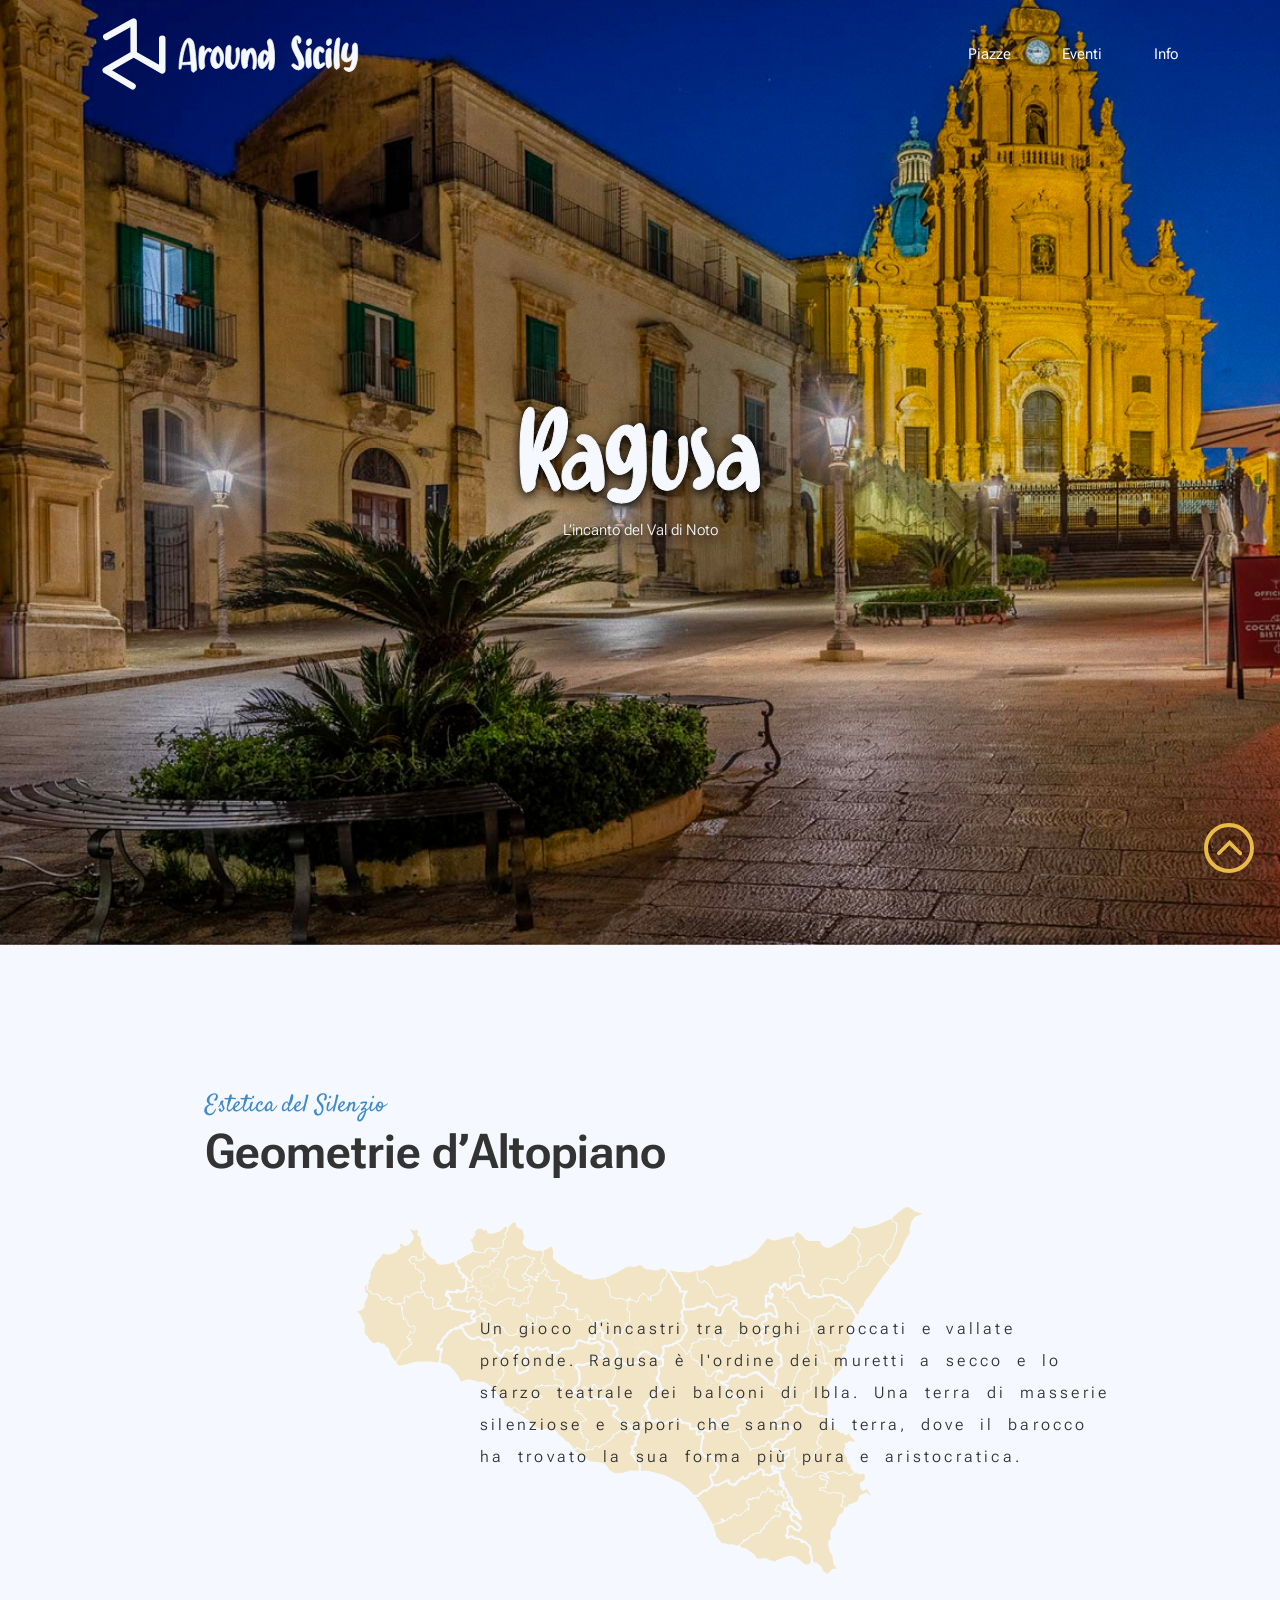
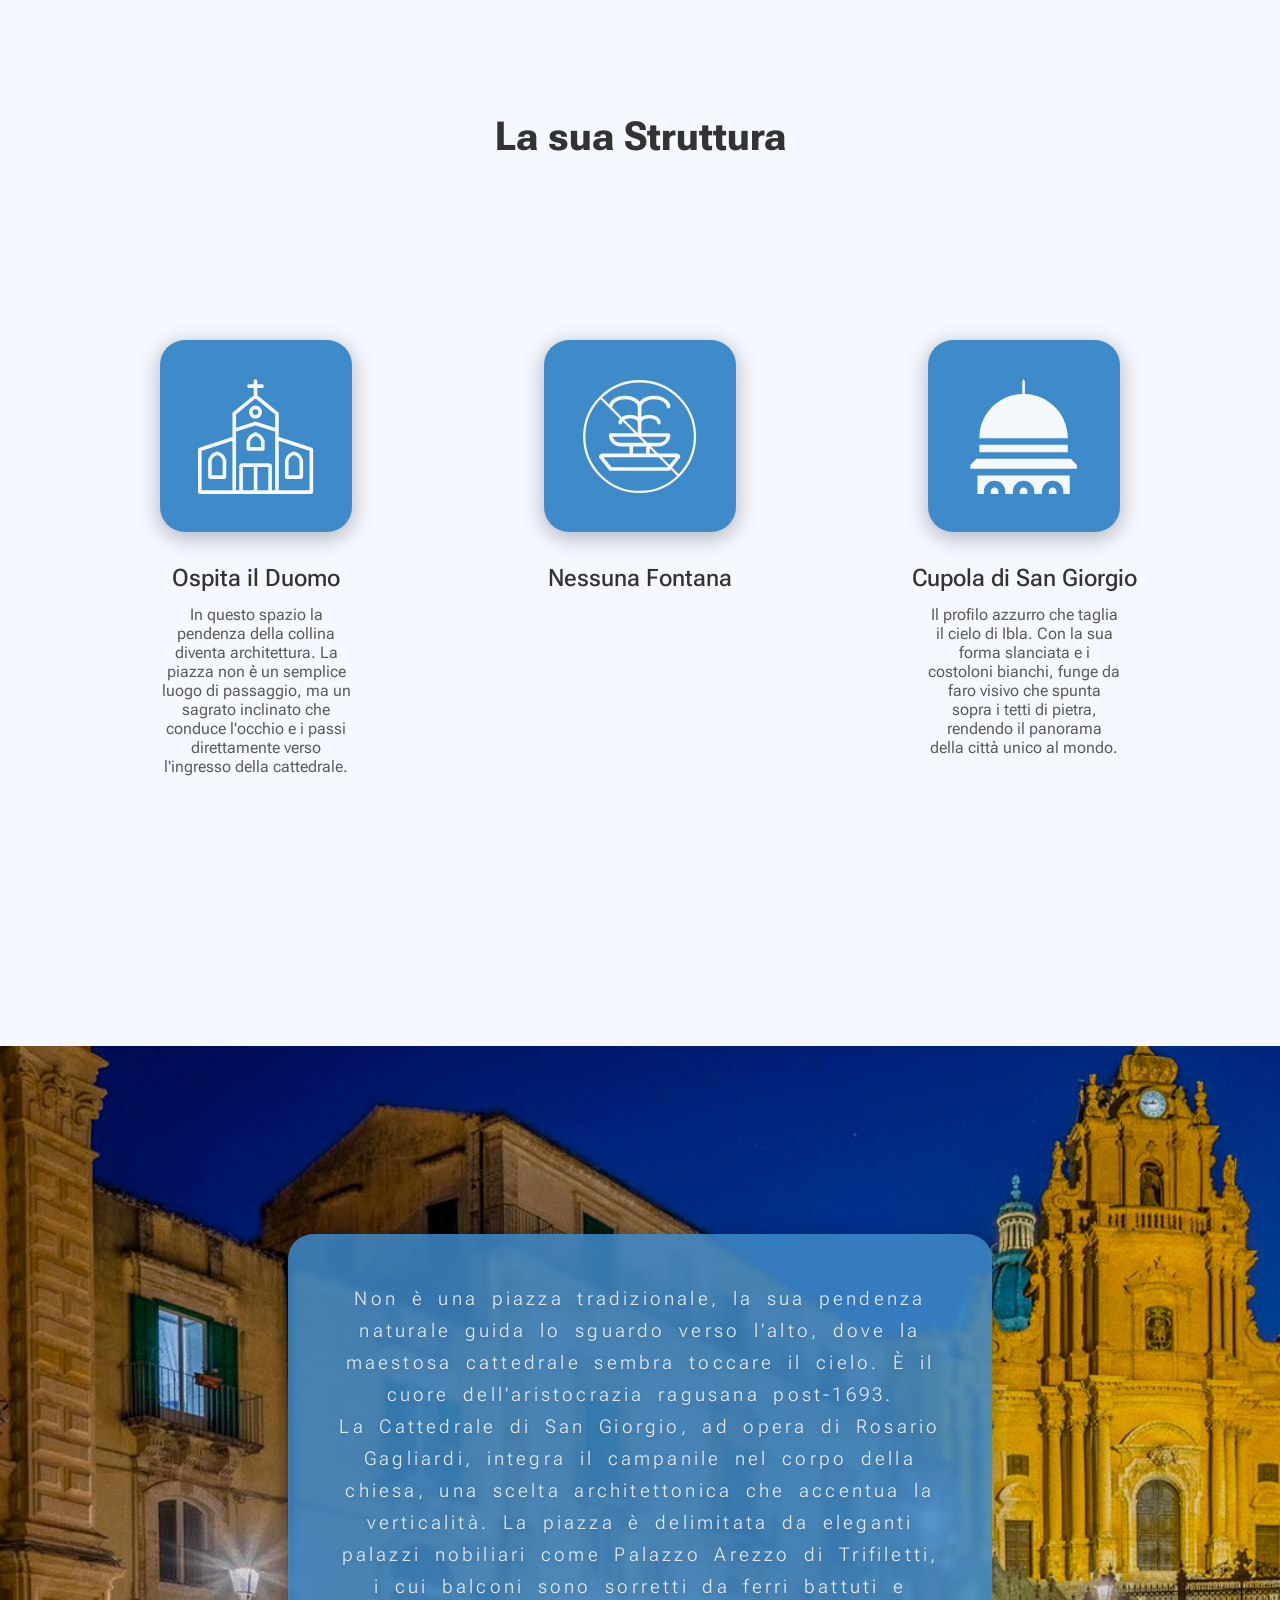
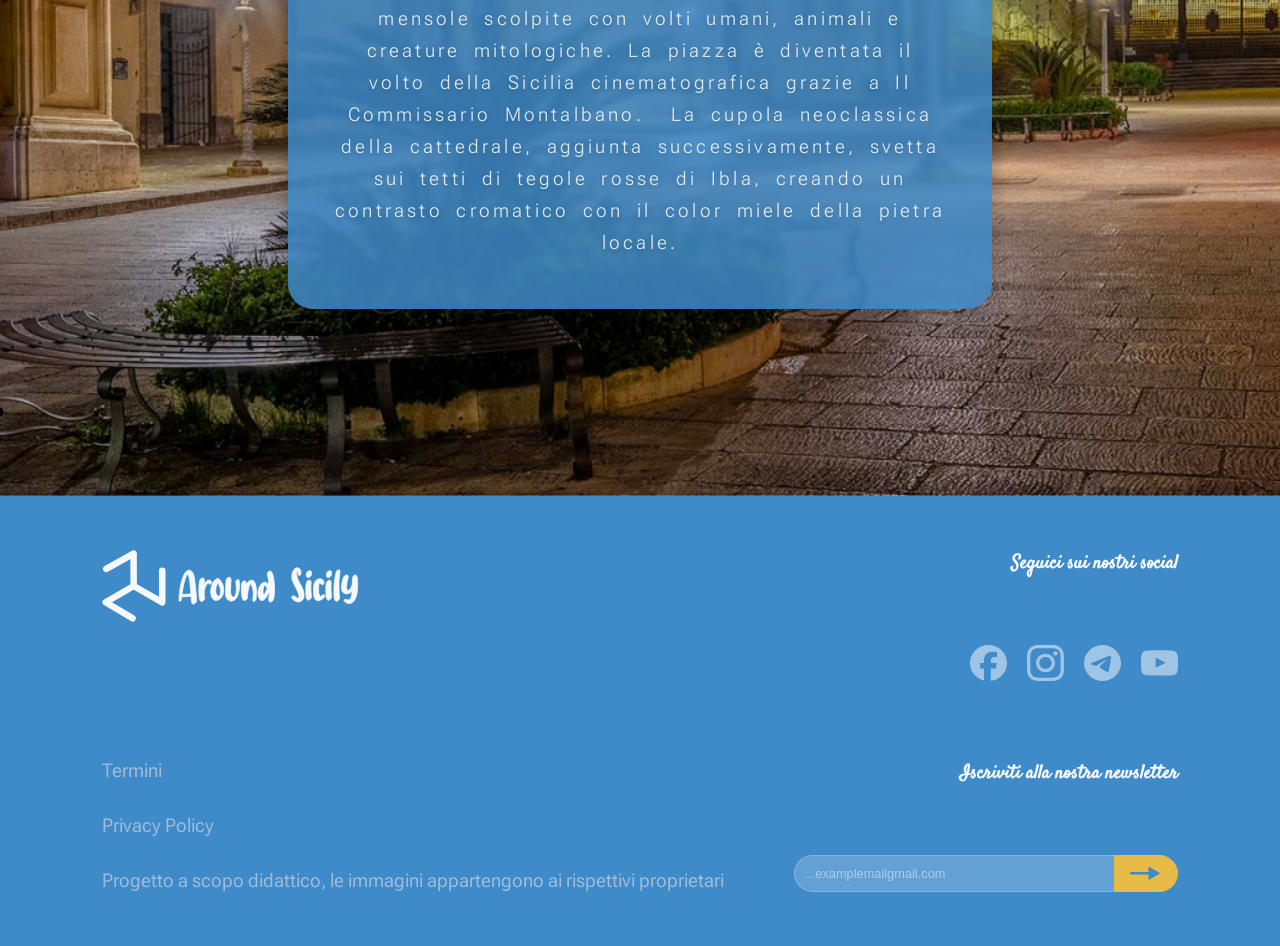
<file: ragusa.html>
<!DOCTYPE html>
<html lang="it,en">
<head>
    <meta charset="UTF-8">
    <meta name="viewport" content="width=device-width, initial-scale=1.0">
    <link rel="stylesheet" href="style.css">
    <link rel="icon" type="image/png" sizes="32x32" href="favicon/favicon.png">
    <link rel="apple-touch-icon" sizes="180x180" href="favicon/apple-icon.png">
    <title>Around Sicily - Ragusa</title>
</head>
<body>
   <nav>
        <div class="nav-left">
            <div class="Trademark">
        <?xml version="1.0" encoding="UTF-8"?>
<svg id="TM"  xmlns="http://www.w3.org/2000/svg" viewBox="0 0 75.36 84.96">
    <a href="index.html"><path d="M4.98,22.26L37.2,4.35l.12,38.15M37.32,42.49L4.35,61.67l31.62,18.94M37.32,42.49l33.69,19.31V24.6"/></a>
</svg>
    <svg id="AS" viewBox="0 0 245 50" xmlns="http://www.w3.org/2000/svg">
        <a href="index.html"><path d="M4.16 36.764C4.40267 36.6947 5.02667 36.6427 6.032 36.608C8.49333 36.5387 11.8907 36.244 16.224 35.724C15.6 27.6467 15.0107 21.6147 14.456 17.628C13.832 12.844 12.948 9.88 11.804 8.736C11.7 8.736 11.2147 9.516 10.348 11.076C9.516 12.6013 8.528 15.392 7.384 19.448C6.24 23.4693 5.16533 29.2413 4.16 36.764ZM19.708 49.556C18.4253 49.556 17.628 49.0707 17.316 48.1C17.004 47.1293 16.8133 45.3787 16.744 42.848L16.484 39.156C13.0867 39.4333 10.1227 39.624 7.592 39.728C5.096 39.832 3.81333 39.884 3.744 39.884C3.36267 42.0333 3.15467 43.4547 3.12 44.148C3.05067 44.6333 2.808 45.032 2.392 45.344C1.976 45.656 1.54267 45.812 1.092 45.812C0.364 45.812 -3.46452e-07 45.4307 -3.46452e-07 44.668C-3.46452e-07 40.5427 0.312 36.1053 0.936 31.356C1.59467 26.572 2.51333 22.0827 3.692 17.888C4.90533 13.6587 6.344 10.192 8.008 7.488C9.70667 4.784 11.596 3.432 13.676 3.432C14.8893 3.432 16.016 3.88267 17.056 4.784C18.1307 5.68533 19.032 6.968 19.76 8.632C20.4187 10.4 21.008 13.2253 21.528 17.108C22.4293 23.66 23.2267 31.9453 23.92 41.964L24.128 45.084C24.128 46.3667 23.608 47.424 22.568 48.256C21.5627 49.1227 20.6093 49.556 19.708 49.556ZM30.7852 46.02H30.2652C29.4332 46.02 28.7572 45.2227 28.2372 43.628C27.5092 41.2707 27.1452 36.7987 27.1452 30.212C27.1452 27.508 27.2666 24.804 27.5092 22.1C27.7866 18.772 28.3586 16.6227 29.2252 15.652C30.1959 14.5427 31.2186 13.988 32.2932 13.988C32.7092 13.988 33.1252 14.092 33.5412 14.3H33.4892C33.6626 14.3693 33.8532 14.5253 34.0612 14.768C34.3039 15.0107 34.4599 15.2707 34.5292 15.548C34.7372 16.2413 34.8412 16.7267 34.8412 17.004C34.8412 17.316 34.8066 17.6627 34.7372 18.044C34.6332 18.7027 34.4946 20.3147 34.3212 22.88C34.7026 22.1867 35.1359 21.476 35.6212 20.748C37.3546 18.2173 39.2266 16.952 41.2372 16.952C42.1732 16.952 42.9879 17.2467 43.6812 17.836C44.4092 18.3907 44.7732 19.0493 44.7732 19.812C44.7732 20.3667 44.5479 20.9733 44.0972 21.632C43.6812 22.2907 43.0919 22.62 42.3292 22.62C41.9479 22.62 41.6359 22.4987 41.3932 22.256C41.1852 21.9787 40.9946 21.6147 40.8212 21.164L40.0932 20.748C40.0239 20.748 39.9372 20.7653 39.8332 20.8C39.7639 20.8347 39.6946 20.8867 39.6252 20.956C39.5559 20.9907 39.4519 21.0773 39.3132 21.216C39.1746 21.32 39.0359 21.4587 38.8972 21.632C37.3026 23.5387 36.2106 25.4627 35.6212 27.404C35.0666 29.3107 34.6679 31.72 34.4252 34.632C34.5639 36.0187 34.6679 37.1107 34.7372 37.908C34.8412 38.6707 34.9279 39.312 34.9972 39.832C35.1012 40.3173 35.1879 40.872 35.2572 41.496C35.2572 42.5013 34.8239 43.5067 33.9572 44.512C33.0906 45.5173 32.0332 46.02 30.7852 46.02ZM53.8253 39.052L53.7733 39C53.7733 39.0347 53.7906 39.052 53.8253 39.052ZM54.2933 39.156C54.6746 39.0867 54.9173 38.9653 55.0213 38.792C55.1599 38.584 55.3159 38.376 55.4893 38.168C56.1479 37.0933 56.5466 35.0653 56.6853 32.084C56.6853 31.0093 56.6159 30.108 56.4773 29.38C55.8533 25.6707 54.6919 22.88 52.9933 21.008C52.2653 22.3947 51.6759 23.764 51.2253 25.116L51.0173 25.636V25.74L51.1213 25.48V25.584C50.8093 25.9653 50.5146 27.6467 50.2373 30.628C50.2373 32.4307 50.3759 33.6787 50.6533 34.372C50.6533 34.476 50.6706 34.5453 50.7053 34.58C50.7746 35.0307 51.0866 35.7933 51.6413 36.868C52.2306 37.6653 52.9239 38.3587 53.7213 38.948C53.8599 39.0867 54.0506 39.156 54.2933 39.156ZM50.4453 44.668C47.9493 44.668 46.0773 43.2467 44.8293 40.404C43.7893 38.116 43.2693 35.62 43.2693 32.916C43.2693 31.2867 43.5293 29.276 44.0493 26.884C44.6039 24.4573 45.4359 22.204 46.5453 20.124C47.6893 18.0093 49.1279 16.5187 50.8613 15.652C51.3466 14.924 52.0919 14.56 53.0973 14.56C53.5479 14.56 54.1893 14.9067 55.0213 15.6C55.8879 16.2933 56.7719 17.3333 57.6733 18.72C58.6093 20.072 59.4066 21.736 60.0653 23.712C60.7239 25.6533 61.0533 27.872 61.0533 30.368C61.0533 34.84 60.0479 38.2893 58.0373 40.716C55.8533 43.3507 53.3226 44.668 50.4453 44.668ZM71.4557 45.552C69.9651 45.552 68.5437 45.084 67.1917 44.148C64.7304 42.484 63.4997 39.2253 63.4997 34.372C63.4997 33.54 63.6211 30.7147 63.8637 25.896C64.0717 21.32 64.2451 18.512 64.3837 17.472C64.5917 16.3627 65.0597 15.3573 65.7877 14.456C66.5504 13.5547 67.5384 13.104 68.7517 13.104C69.3411 13.104 69.8611 13.312 70.3117 13.728C70.9011 14.5947 71.1957 15.5133 71.1957 16.484L71.0917 19.24C70.7104 26.7973 70.5197 31.0613 70.5197 32.032C70.5197 33.8 70.6411 35.048 70.8837 35.776L71.2997 37.076C71.7157 38.1853 72.2704 39.0867 72.9637 39.78L73.0157 39.832C73.2584 39.9707 73.4317 40.0747 73.5357 40.144C73.6744 40.2133 74.0211 40.248 74.5757 40.248C74.7144 40.2133 74.8184 40.1787 74.8877 40.144C74.9917 40.1093 75.0957 40.0747 75.1997 40.04C75.3037 40.0053 75.4944 39.884 75.7717 39.676C77.5051 37.388 78.3717 33.5747 78.3717 28.236C78.3717 27.0573 78.3197 25.8093 78.2157 24.492C78.1117 23.14 78.0077 21.944 77.9037 20.904C77.8344 19.864 77.7997 19.188 77.7997 18.876C77.7997 18.0787 78.1117 17.4373 78.7357 16.952C79.3944 16.432 80.0011 16.172 80.5557 16.172C81.3184 16.172 81.8557 16.6227 82.1677 17.524C82.5491 19.9507 82.7397 22.412 82.7397 24.908C82.7397 29.9 81.8904 34.3893 80.1917 38.376C78.1811 43.16 75.2691 45.552 71.4557 45.552ZM102.494 45.864C101.385 45.864 100.83 45.24 100.83 43.992C100.83 43.576 100.9 42.9867 101.038 42.224C101.316 40.5947 101.489 38.168 101.558 34.944C101.558 32.9333 101.264 30.7493 100.674 28.392C100.674 27.6293 99.9984 25.948 98.6464 23.348L98.6984 23.296C98.6638 23.296 98.6118 23.2613 98.5424 23.192C98.5078 23.088 98.4731 23.036 98.4384 23.036L97.8664 22.412C97.3464 22.932 96.8438 23.764 96.3584 24.908C95.4224 27.0573 94.4518 31.3907 93.4464 37.908C93.6544 38.636 93.7584 39.3987 93.7584 40.196C93.7584 41.548 93.2904 42.64 92.3544 43.472C91.4184 44.304 90.4304 44.72 89.3904 44.72C89.3211 44.7547 89.1998 44.772 89.0264 44.772C88.1251 44.772 87.3624 43.8533 86.7384 42.016C85.7331 39.2427 85.2304 34.2507 85.2304 27.04C85.2304 24.44 85.4731 22.4813 85.9584 21.164C86.4438 19.8467 87.0158 18.9627 87.6744 18.512C88.3331 18.0613 88.9571 17.836 89.5464 17.836C91.1758 17.836 92.0424 19.6213 92.1464 23.192C92.9784 21.216 93.8971 19.7947 94.9024 18.928C95.9424 18.0613 96.8784 17.5413 97.7104 17.368C98.5771 17.16 99.1144 17.056 99.3224 17.056C101.021 17.1253 102.217 17.7147 102.91 18.824C103.638 19.9333 104.158 21.112 104.47 22.36C105.094 24.336 105.493 26.104 105.666 27.664C105.84 29.224 105.926 31.2 105.926 33.592C105.926 38.376 105.649 41.6173 105.094 43.316C104.54 45.0147 103.673 45.864 102.494 45.864ZM115.971 37.284L117.687 34.684C119.247 31.564 120.253 29.2413 120.703 27.716C120.461 27.3693 120.097 26.9187 119.611 26.364C119.126 25.8093 118.606 25.3067 118.051 24.856C117.497 24.3707 117.011 24.0933 116.595 24.024C116.353 24.1627 116.006 24.9427 115.555 26.364C115.278 27.7853 115.07 29.484 114.931 31.46C114.931 32.9507 115.07 34.216 115.347 35.256C115.659 36.504 115.867 37.18 115.971 37.284ZM124.863 46.748C124.135 46.748 123.546 46.488 123.095 45.968C122.645 45.448 122.419 44.8413 122.419 44.148C122.419 43.7667 122.489 43.0907 122.627 42.12C123.078 40.04 123.407 36.8333 123.615 32.5C123.442 32.9507 123.026 33.8173 122.367 35.1C120.461 38.8093 118.762 41.3747 117.271 42.796C116.405 43.94 115.313 44.616 113.995 44.824L113.319 44.928C112.175 44.928 111.257 44.46 110.563 43.524C109.87 42.588 109.333 41.4787 108.951 40.196C108.57 38.9133 108.293 37.6653 108.119 36.452C107.981 35.2387 107.911 34.3547 107.911 33.8C107.911 31.824 108.362 29.744 109.263 27.56C110.165 25.376 111.309 23.5213 112.695 21.996C114.082 20.4707 115.538 19.708 117.063 19.708C117.861 19.708 118.606 19.9333 119.299 20.384C119.993 20.8347 120.582 21.3027 121.067 21.788C121.553 22.2387 121.882 22.568 122.055 22.776C122.437 20.5573 122.645 19.1707 122.679 18.616C122.09 15.288 121.674 13.2427 121.431 12.48C121.397 12.3413 121.327 12.064 121.223 11.648C121.154 11.232 121.067 10.7467 120.963 10.192C120.859 9.63733 120.807 9.152 120.807 8.736C120.807 7.176 121.379 5.96267 122.523 5.096C123.182 4.64534 123.858 4.42 124.551 4.42C126.527 4.42 128.087 7.384 129.231 13.312C130.167 18.2347 130.635 23.3133 130.635 28.548C130.635 33.1587 130.427 36.7987 130.011 39.468C129.63 42.1027 129.006 43.9747 128.139 45.084C127.307 46.1933 126.215 46.748 124.863 46.748ZM163.283 46.644C161.584 46.644 160.042 46.228 158.655 45.396C157.268 44.5987 156.159 43.7147 155.327 42.744C154.53 41.7733 154.131 41.028 154.131 40.508C154.131 39.884 154.408 39.3467 154.963 38.896C155.518 38.4107 156.055 38.168 156.575 38.168C156.852 38.168 157.563 38.6187 158.707 39.52C160.718 41.0453 162.156 41.808 163.023 41.808C163.335 41.808 163.491 41.756 163.491 41.652C163.526 41.548 163.595 41.4267 163.699 41.288C163.942 40.8027 164.063 40.3347 164.063 39.884C163.924 37.4227 163.37 35.0827 162.399 32.864C161.463 30.6453 160.354 28.4267 159.071 26.208C157.823 23.9547 156.696 21.6667 155.691 19.344C154.686 16.9867 154.183 14.5253 154.183 11.96C154.183 10.2267 154.495 8.44133 155.119 6.604C155.778 4.732 156.662 3.172 157.771 1.924C158.915 0.641333 160.215 -2.38419e-07 161.671 -2.38419e-07C163.058 -2.38419e-07 164.271 0.624 165.311 1.872C166.351 3.08533 166.871 4.64534 166.871 6.552C166.871 9.18667 166.022 10.504 164.323 10.504C163.699 10.504 163.3 10.2787 163.127 9.828C162.988 9.37734 162.902 8.84 162.867 8.216C162.832 7.55734 162.694 6.916 162.451 6.292C162.243 5.63334 161.775 5.11334 161.047 4.732C160.77 5.46 160.631 6.06667 160.631 6.552L160.579 7.228L161.463 12.74C161.879 14.82 163.266 17.9053 165.623 21.996C166.49 23.5213 167.322 25.0987 168.119 26.728C170.06 30.6453 171.031 34.2507 171.031 37.544C171.031 40.56 170.251 42.8307 168.691 44.356C167.166 45.8813 165.363 46.644 163.283 46.644ZM176.981 44.044C176.565 44.044 176.131 43.9573 175.681 43.784C174.121 43.16 173.341 38.688 173.341 30.368C173.341 25.9307 173.635 22.6547 174.225 20.54L175.005 19.084C175.802 17.732 176.859 17.056 178.177 17.056C179.875 17.056 180.725 18.1827 180.725 20.436C180.725 21.0947 180.673 21.892 180.569 22.828C180.43 24.2147 180.361 25.8613 180.361 27.768C180.361 30.3333 180.534 33.176 180.881 36.296C181.054 37.4053 181.141 38.5147 181.141 39.624C181.141 40.6987 180.881 41.5653 180.361 42.224C179.841 42.848 179.251 43.316 178.593 43.628C177.934 43.9053 177.397 44.044 176.981 44.044ZM176.721 13.26C174.953 13.26 174.069 12.376 174.069 10.608C174.069 7.86934 174.814 5.99734 176.305 4.992C177.137 4.472 177.969 4.212 178.801 4.212C180.43 4.212 181.245 5.02667 181.245 6.656C181.245 7.00267 181.193 7.488 181.089 8.112C181.089 8.32 181.106 8.476 181.141 8.58C181.141 10.0013 180.621 11.1453 179.581 12.012C178.575 12.844 177.622 13.26 176.721 13.26ZM191.385 36.348L191.333 35.984L191.385 36.348ZM190.449 45.032C188.023 45.032 186.324 43.9747 185.353 41.86C184.383 39.7107 183.897 36.556 183.897 32.396C183.897 28.7907 184.053 26.0347 184.365 24.128C184.781 21.216 185.631 19.1187 186.913 17.836C188.543 15.964 190.345 15.028 192.321 15.028C193.743 15.028 195.095 15.548 196.377 16.588C197.695 17.628 198.353 18.8413 198.353 20.228L198.301 21.06C198.301 21.58 198.059 22.1 197.573 22.62C197.123 23.1053 196.603 23.348 196.013 23.348C195.389 23.348 194.939 23.0187 194.661 22.36C194.419 22.1867 194.245 22.0307 194.141 21.892C193.968 21.6493 193.153 21.2853 191.697 20.8C191.143 23.0533 190.865 26.104 190.865 29.952C190.865 32.3093 191.021 34.3547 191.333 36.088C191.333 36.712 191.923 37.804 193.101 39.364L193.257 39.416C193.881 39.104 194.332 38.844 194.609 38.636C194.609 38.532 195.008 38.2027 195.805 37.648C196.637 37.0933 197.313 36.816 197.833 36.816C198.977 36.816 199.549 37.336 199.549 38.376C199.549 39.3467 198.995 40.352 197.885 41.392C196.811 42.432 195.545 43.2987 194.089 43.992C192.668 44.6853 191.455 45.032 190.449 45.032ZM204.403 44.044C203.987 44.044 203.553 43.9573 203.103 43.784C201.543 43.16 200.763 38.688 200.763 30.368C200.763 25.9307 201.057 22.6547 201.647 20.54L202.427 19.084C203.224 17.732 204.281 17.056 205.599 17.056C207.297 17.056 208.147 18.1827 208.147 20.436C208.147 21.0947 208.095 21.892 207.991 22.828C207.852 24.2147 207.783 25.8613 207.783 27.768C207.783 30.3333 207.956 33.176 208.303 36.296C208.476 37.4053 208.563 38.5147 208.563 39.624C208.563 40.6987 208.303 41.5653 207.783 42.224C207.263 42.848 206.673 43.316 206.015 43.628C205.356 43.9053 204.819 44.044 204.403 44.044ZM204.143 13.26C202.375 13.26 201.491 12.376 201.491 10.608C201.491 7.86934 202.236 5.99734 203.727 4.992C204.559 4.472 205.391 4.212 206.223 4.212C207.852 4.212 208.667 5.02667 208.667 6.656C208.667 7.00267 208.615 7.488 208.511 8.112C208.511 8.32 208.528 8.476 208.563 8.58C208.563 10.0013 208.043 11.1453 207.003 12.012C205.997 12.844 205.044 13.26 204.143 13.26ZM215.323 45.604C214.803 45.604 214.318 45.4827 213.867 45.24C213.451 44.9973 213.087 44.408 212.775 43.472C212.498 42.536 212.272 41.0627 212.099 39.052C211.926 37.0067 211.839 34.216 211.839 30.68C211.839 26.0347 212.203 21.0427 212.931 15.704C213.694 9.91467 214.682 6.06667 215.895 4.16C216.484 3.224 217.282 2.756 218.287 2.756C219.05 2.756 219.518 2.99867 219.691 3.484C219.864 3.93467 219.986 4.576 220.055 5.408C220.055 5.89333 219.726 8.97867 219.067 14.664C218.859 16.7787 218.755 19.7773 218.755 23.66C218.755 29.692 218.946 34.5453 219.327 38.22C219.466 39.0867 219.535 39.9187 219.535 40.716C219.535 41.8253 219.292 42.744 218.807 43.472C218.322 44.1653 217.75 44.6853 217.091 45.032C216.467 45.4133 215.878 45.604 215.323 45.604ZM232.269 48.828C231.056 48.828 229.929 48.5507 228.889 47.996C227.884 47.4413 227.069 46.852 226.445 46.228C225.856 45.604 225.561 45.1707 225.561 44.928C225.561 44.6507 225.7 44.2867 225.977 43.836C226.289 43.3853 226.74 43.16 227.329 43.16C228.924 43.6453 230.103 43.888 230.865 43.888C231.351 43.888 231.819 43.8707 232.269 43.836C232.72 43.8013 232.98 43.784 233.049 43.784C233.257 43.68 233.431 43.5587 233.569 43.42L234.453 42.172L235.025 40.768C235.788 38.792 236.429 35.7587 236.949 31.668C236.915 31.668 236.897 31.6853 236.897 31.72C236.655 32.032 236.169 32.5173 235.441 33.176C234.748 33.8 233.847 34.4067 232.737 34.996C231.628 35.5507 230.363 35.828 228.941 35.828C228.144 35.828 227.451 35.6893 226.861 35.412C223.741 34.3027 222.181 31.72 222.181 27.664C222.181 23.504 222.719 19.6733 223.793 16.172C225.111 11.9427 226.896 9.828 229.149 9.828C229.635 9.828 230.12 10.0187 230.605 10.4C231.125 10.7813 231.385 11.44 231.385 12.376C231.385 13.1387 231.264 13.7973 231.021 14.352C229.877 18.4773 229.253 22.2213 229.149 25.584C229.149 28.1147 229.548 29.848 230.345 30.784L230.865 31.044C231.385 31.044 231.975 30.784 232.633 30.264C233.569 29.432 234.419 28.3573 235.181 27.04C236.048 25.2373 236.499 24.128 236.533 23.712C236.741 23.0533 236.949 22.1 237.157 20.852L237.001 16.692C237.001 14.3 237.4 12.584 238.197 11.544C238.995 10.504 239.896 9.984 240.901 9.984C242.323 9.984 243.241 10.9547 243.657 12.896C244.073 14.8373 244.281 18.1827 244.281 22.932C244.281 28.236 243.935 32.5 243.241 35.724C242.063 41.236 240.381 44.9107 238.197 46.748C237.435 47.4067 236.932 47.7707 236.689 47.84C236.447 47.944 236.152 48.048 235.805 48.152C235.493 48.256 235.06 48.3947 234.505 48.568C233.951 48.7413 233.205 48.828 232.269 48.828Z"/>
        </a>
    </svg>
        </div>
            </div>
    <div class="nav-right">
<ul>
    <a href="piazze.html"><li>Piazze</li></a>
    <a href="eventi.html"><li>Eventi</li></a>
    <a href="info.html"><li>Info</li></a>
</ul>
    </div>
    </nav>
<header style="background-image: url(IMGs/Hero_citta/ragusa.jpg);">
    <svg width="240" height="96" viewBox="0 0 240 96" fill="none" xmlns="http://www.w3.org/2000/svg">
        <path d="M26.8803 42.624L27.4563 42.144L26.8803 42.624ZM21.5043 45.792C22.3363 45.088 23.5203 44.352 25.0563 43.584C27.2963 42.496 28.9603 41.056 30.0483 39.264C31.2003 36.96 32.0643 34.656 32.6403 32.352C33.9203 26.464 34.5603 22.208 34.5603 19.584C34.5603 16.32 34.2403 13.92 33.6003 12.384C29.6323 18.016 25.6003 29.152 21.5043 45.792ZM6.24033 84.96C5.79233 84.96 5.28033 84.736 4.70433 84.288C4.19233 83.84 3.64833 82.88 3.07233 81.408C2.56033 79.872 2.04833 77.6 1.53633 74.592C1.08833 71.52 0.704328 67.456 0.384328 62.4C0.128328 57.344 0.000328302 50.976 0.000328302 43.296C0.000328302 31.712 0.768328 21.824 2.30433 13.632C4.03233 4.672 6.72033 0.192001 10.3683 0.192001C12.9923 0.192001 14.3043 2.336 14.3043 6.624C14.3043 8.416 14.1763 11.168 13.9203 14.88C13.7283 18.528 13.5043 22.88 13.2483 27.936C13.0563 32.928 12.9603 38.528 12.9603 44.736L13.1523 44.064C15.6483 32.416 19.1363 22.24 23.6163 13.536C28.2243 4.512 33.2803 -1.90735e-06 38.7843 -1.90735e-06C42.3043 -1.90735e-06 44.7683 2.048 46.1763 6.144C47.0723 8.832 47.5203 11.776 47.5203 14.976C47.5203 19.584 46.9123 24.608 45.6963 30.048C44.4803 35.424 42.4963 40.288 39.7443 44.64C36.9923 48.928 33.3443 51.84 28.8003 53.376C30.4003 55.744 32.0963 58.656 33.8883 62.112C35.6803 65.568 37.2163 68.928 38.4963 72.192C39.7763 75.392 40.4163 77.632 40.4163 78.912C40.4163 79.744 39.9363 80.8 38.9763 82.08C38.0163 83.36 36.8003 84 35.3283 84C33.9843 84 33.0563 83.616 32.5443 82.848C32.0323 82.144 31.4563 80.8 30.8163 78.816C30.0483 76.192 28.2563 71.968 25.4403 66.144C25.1203 65.44 24.5443 64.384 23.7123 62.976C22.9443 61.504 22.1123 60.064 21.2163 58.656C20.3843 57.248 19.7123 56.256 19.2003 55.68C18.3683 59.52 17.7923 62.464 17.4723 64.512C16.8323 67.968 16.0643 71.072 15.1683 73.824L15.2643 76.032C15.2643 81.408 12.2563 84.384 6.24033 84.96ZM55.5603 73.92C56.0083 73.856 56.3923 73.824 56.7123 73.824C57.0323 73.824 57.2243 73.792 57.2883 73.728C57.3523 73.6 57.4483 73.504 57.5763 73.44C57.7683 73.376 58.5363 72.96 59.8803 72.192C60.1363 72.064 61.0003 71.232 62.4723 69.696C64.1363 67.648 65.1603 66.176 65.5443 65.28C65.8003 64.768 65.9923 64.48 66.1203 64.416C66.4403 63.584 66.6003 62.528 66.6003 61.248C66.6003 59.904 66.4403 58.592 66.1203 57.312C65.8643 55.968 65.5443 55.104 65.1603 54.72C64.5203 54.4 63.7203 54.24 62.7603 54.24C61.5443 54.24 60.3283 54.4 59.1123 54.72C57.8963 54.976 57.1283 55.2 56.8083 55.392C52.9043 58.912 50.9523 62.56 50.9523 66.336C50.9523 67.616 51.0803 68.672 51.3363 69.504C51.7203 70.912 52.1043 71.936 52.4883 72.576C52.9363 73.152 53.9603 73.6 55.5603 73.92ZM76.2003 84.672C73.3843 84.672 71.7203 83.104 71.2083 79.968C71.0163 78.624 70.8563 76.288 70.7283 72.96C65.2243 79.616 59.3683 82.944 53.1603 82.944C50.1523 82.944 47.5283 81.824 45.2883 79.584C43.0483 77.344 41.9283 73.952 41.9283 69.408C41.9283 63.392 44.2643 57.856 48.9363 52.8C53.6083 47.68 58.6003 45.12 63.9123 45.12C65.3843 45.12 66.9203 45.44 68.5203 46.08C68.0083 44.544 67.3683 43.168 66.6003 41.952C65.0003 39.776 63.8483 38.496 63.1443 38.112C62.5043 37.728 61.7683 37.344 60.9363 36.96C58.1843 35.68 56.8083 34.304 56.8083 32.832C56.8083 31.744 57.3843 30.624 58.5363 29.472C59.7523 28.256 61.3843 27.648 63.4323 27.648C67.3363 27.648 70.5683 28.992 73.1283 31.68C75.6883 34.304 77.7043 37.664 79.1763 41.76C80.7123 45.792 81.8323 50.048 82.5363 54.528C83.3043 58.944 83.7843 63.072 83.9763 66.912C84.1683 70.752 84.2643 73.664 84.2643 75.648C84.2643 78.016 83.7203 79.872 82.6323 81.216C81.5443 82.496 80.3603 83.392 79.0803 83.904C77.8003 84.416 76.8403 84.672 76.2003 84.672ZM104.64 56.928L106.368 54.432L112.032 38.592C111.392 35.776 110.624 33.632 109.728 32.16C109.728 31.968 109.376 31.456 108.672 30.624C108.032 29.728 106.944 28.832 105.408 27.936L104.736 27.84C103.904 27.968 102.976 28.704 101.952 30.048C101.696 30.368 101.056 31.84 100.032 34.464C99.5196 36.896 99.1356 39.328 98.8796 41.76C99.0716 45.536 99.5196 48.512 100.224 50.688C100.8 52.416 101.824 54.08 103.296 55.68C103.68 56.128 103.872 56.384 103.872 56.448L104.64 56.928ZM101.28 96C99.6796 96 97.7916 95.744 95.6156 95.232C93.4396 94.72 91.5196 93.92 89.8556 92.832C88.2556 91.744 87.4556 90.336 87.4556 88.608C87.4556 87.264 88.1596 85.696 89.5676 83.904C90.9756 82.112 92.8956 81.216 95.3276 81.216C95.9676 81.216 96.4156 81.28 96.6716 81.408C96.9916 81.536 97.3116 81.728 97.6316 81.984C98.0156 82.176 98.4956 82.432 99.0716 82.752L106.464 83.328C108.384 82.56 109.408 82.08 109.536 81.888L110.976 79.872C111.296 79.552 111.808 77.664 112.512 74.208C113.088 71.712 113.376 68.928 113.376 65.856L113.28 58.752C111.04 62.08 108.608 64.384 105.984 65.664C103.424 66.944 101.152 67.584 99.1676 67.584C97.9516 67.584 97.0236 67.424 96.3836 67.104C93.1196 65.76 90.7516 63.616 89.2796 60.672C87.1676 56.384 86.1116 51.616 86.1116 46.368C86.1116 41.056 87.3596 36.128 89.8556 31.584C90.9436 28.896 93.3116 25.824 96.9596 22.368C100.032 19.488 103.392 18.048 107.04 18.048C109.728 18.048 112 18.912 113.856 20.64C115.072 18.016 117.28 16.64 120.48 16.512C120.992 16.512 121.504 16.704 122.016 17.088C122.528 17.408 123.04 18.272 123.552 19.68C124.064 21.088 124.512 23.36 124.896 26.496C125.344 29.632 125.664 33.888 125.856 39.264C126.112 44.64 126.24 51.552 126.24 60L126.336 62.304C126.336 63.904 126.176 66.08 125.856 68.832C125.6 71.584 125.024 74.528 124.128 77.664C123.296 80.736 121.952 83.648 120.096 86.4C118.304 89.216 115.872 91.52 112.8 93.312C109.792 95.104 105.952 96 101.28 96ZM147.048 83.328C144.296 83.328 141.672 82.464 139.176 80.736C134.632 77.664 132.36 71.648 132.36 62.688C132.36 61.152 132.584 55.936 133.032 47.04C133.416 38.592 133.736 33.408 133.992 31.488C134.376 29.44 135.24 27.584 136.584 25.92C137.992 24.256 139.816 23.424 142.056 23.424C143.144 23.424 144.104 23.808 144.936 24.576C146.024 26.176 146.568 27.872 146.568 29.664L146.376 34.752C145.672 48.704 145.32 56.576 145.32 58.368C145.32 61.632 145.544 63.936 145.992 65.28L146.76 67.68C147.528 69.728 148.552 71.392 149.832 72.672L149.928 72.768C150.376 73.024 150.696 73.216 150.888 73.344C151.144 73.472 151.784 73.536 152.808 73.536C153.064 73.472 153.256 73.408 153.384 73.344C153.576 73.28 153.768 73.216 153.96 73.152C154.152 73.088 154.504 72.864 155.016 72.48C158.216 68.256 159.816 61.216 159.816 51.36C159.816 49.184 159.72 46.88 159.528 44.448C159.336 41.952 159.144 39.744 158.952 37.824C158.824 35.904 158.76 34.656 158.76 34.08C158.76 32.608 159.336 31.424 160.488 30.528C161.704 29.568 162.824 29.088 163.848 29.088C165.256 29.088 166.248 29.92 166.824 31.584C167.528 36.064 167.88 40.608 167.88 45.216C167.88 54.432 166.312 62.72 163.176 70.08C159.464 78.912 154.088 83.328 147.048 83.328ZM178.814 82.464C175.102 82.464 173.246 80.896 173.246 77.76C173.246 76.736 173.598 75.488 174.302 74.016C175.518 71.584 177.79 70.208 181.118 69.888C181.246 69.056 181.31 68.352 181.31 67.776C181.31 65.792 181.15 64.64 180.83 64.32V64.224C180.83 63.2 179.87 60.768 177.95 56.928C175.902 52.704 174.27 48.512 173.054 44.352C171.902 40.128 171.326 36.896 171.326 34.656C171.326 31.456 171.966 28.8 173.246 26.688C174.59 24.576 176.158 23.008 177.95 21.984C179.742 20.896 181.31 20.352 182.654 20.352C185.406 20.352 186.782 21.44 186.782 23.616C186.782 25.408 185.598 26.848 183.23 27.936C182.526 28.384 182.046 28.672 181.79 28.8C181.598 28.928 181.47 29.056 181.406 29.184C181.342 29.248 181.246 29.344 181.118 29.472C181.054 29.6 180.958 30.336 180.83 31.68C180.83 32.256 180.83 32.576 180.83 32.64C180.894 32.64 180.926 32.736 180.926 32.928C180.926 33.056 181.022 33.696 181.214 34.848C181.854 37.152 182.718 39.072 183.806 40.608C183.998 40.672 184.926 41.856 186.59 44.16C191.646 51.136 194.174 57.824 194.174 64.224C194.174 68.448 193.278 71.904 191.486 74.592C189.694 77.28 187.582 79.264 185.15 80.544C182.782 81.824 180.67 82.464 178.814 82.464ZM210.81 73.92C211.258 73.856 211.642 73.824 211.962 73.824C212.282 73.824 212.474 73.792 212.538 73.728C212.602 73.6 212.698 73.504 212.826 73.44C213.018 73.376 213.786 72.96 215.13 72.192C215.386 72.064 216.25 71.232 217.722 69.696C219.386 67.648 220.41 66.176 220.794 65.28C221.05 64.768 221.242 64.48 221.37 64.416C221.69 63.584 221.85 62.528 221.85 61.248C221.85 59.904 221.69 58.592 221.37 57.312C221.114 55.968 220.794 55.104 220.41 54.72C219.77 54.4 218.97 54.24 218.01 54.24C216.794 54.24 215.578 54.4 214.362 54.72C213.146 54.976 212.378 55.2 212.058 55.392C208.154 58.912 206.202 62.56 206.202 66.336C206.202 67.616 206.33 68.672 206.586 69.504C206.97 70.912 207.354 71.936 207.738 72.576C208.186 73.152 209.21 73.6 210.81 73.92ZM231.45 84.672C228.634 84.672 226.97 83.104 226.458 79.968C226.266 78.624 226.106 76.288 225.978 72.96C220.474 79.616 214.618 82.944 208.41 82.944C205.402 82.944 202.778 81.824 200.538 79.584C198.298 77.344 197.178 73.952 197.178 69.408C197.178 63.392 199.514 57.856 204.186 52.8C208.858 47.68 213.85 45.12 219.162 45.12C220.634 45.12 222.17 45.44 223.77 46.08C223.258 44.544 222.618 43.168 221.85 41.952C220.25 39.776 219.098 38.496 218.394 38.112C217.754 37.728 217.018 37.344 216.186 36.96C213.434 35.68 212.058 34.304 212.058 32.832C212.058 31.744 212.634 30.624 213.786 29.472C215.002 28.256 216.634 27.648 218.682 27.648C222.586 27.648 225.818 28.992 228.378 31.68C230.938 34.304 232.954 37.664 234.426 41.76C235.962 45.792 237.082 50.048 237.786 54.528C238.554 58.944 239.034 63.072 239.226 66.912C239.418 70.752 239.514 73.664 239.514 75.648C239.514 78.016 238.97 79.872 237.882 81.216C236.794 82.496 235.61 83.392 234.33 83.904C233.05 84.416 232.09 84.672 231.45 84.672Z" fill="#F5F9FF"/>
    </svg>

<p>L’incanto del Val di Noto</p>
</header>

<section class="sect-1">
        <div class="head">
            <h2>Estetica del Silenzio</h2>
            <h1>Geometrie d’Altopiano</h1>
        </div>
        <div class="text-map">
            <div class="map">
               <?xml version="1.0" encoding="UTF-8"?>
        <svg xmlns="http://www.w3.org/2000/svg" viewBox="0 0 678.79 440.48">
      <path class="cls-map" d="M424.67,254.92c-.69.45-3.25.63-3.25,1.47-.02,5.18,6.92,5.8,6.65,8.7-2.1.05-2.99.79-3.96,1.91-.6.7-2.86.76-3.68.28-1.93-1.14-3.72-.91-5.83-.86-2.76.07-5.67-3.12-8.66-2.26-1.59.46-3.19,1.26-5.12.78l.29-5.02c.09-1.58-4.42-1.33-8.28-2.37l-2.26-.61c-.5-.13-.47-1.76-.85-2.14-1.34-.95-3.78-1.23-5.57-1.58-2.09-.41-3.77-.39-4.93,1.61-.79,1.36-2.2.95-3.4,1.28-6.85,1.87-8.89,4.38-11.58.7l-2.63-1.68c-.41-.7-1.59-1.94-2.19-1.58-1.38,1.73-2.96,3.04-5.32,2.08-.34-.14-1.33-.36-1.39-.7l-.28-1.44c-.27-1.42-.45-2.85-.49-4.24-.35-.68-1.56-2.15-1.6-2.96,1.02-4.95-5.18-4.21-1.48-7.63-.75-2.5,1.02-4.36,2.32-5.89,1.17-1.37,2.16-2.78,3.53-3.95l2.84-2.42c.61-.52,1.96-1.64,2.35-2.3,2.96-5.77,7.58-2.63,7.86-6.18l-2.71-3.42c-.68-.86-.71-1.91-.69-3.24.04-2.75-5.36-3.74-.42-11.16l.05-3.05c-.95-1.57-1.21-4.2.8-4.84.91-.29,2.29-.6,2.81-1.09,1.48-1.4.08-5.78,1.12-8.94l-2.63-1.33,2.4-3.82c1.26-2,.57-5.59.18-7.88.02-.53,1.33-1.37,1.82-1.26,3.95,1.89,2.56-1.53,9.37-1.54.87-.42,2.32-2.96,3.36-2.22,1.14.82,1.58,1.32,3.08,1.29l1.26,2.56c1.09.9,2.16,1.96,3.1,3.1,4.48,5.42,1.44,4.6,3.48,6.05.45.32,1.78.25,2.13-.19l2.45-3.16c2.33.32.76,4.78,2.5,7.65,1.22,2.01,3.8,2.98,5.92,3.8,3.32,1.28,4.08,5.8,4.97,6.69l3.7,3.68,2.03,1.06c.02,2.19.36,4.42,1.04,6.28l3.7.71c.72.14,1.87.35,2.41.13,1.69-.67,2.84-6.92,6.45-5.45.55.23,1.44,1.69,1,2.11-2.43,1.53-4.24,4.55-2.16,7.06l2.39,2.88,3.01-1.09.02,2.5c2.93,3.43,9.11,2.08,6.69,5.39-1.95,2.67.71,3.86,1.65,7.88,7.2,5.38,4.27,4.98,13.06,3.5l4.1,2.55c1.25.77,2.36,1.45,3.86,2.16.37.19.04,1.63-.4,2.19-1.67,2.1-4.7-1.07-8.22,2.8-1.22,1.34-1.92,4.55-1.01,6,.25.39,1.81.82,1.76,1.27-.13,1.3-1.33,3.5-2.3,4.17-.5.34-1.91-.39-2.52-.63-.52-.21-1.77.03-2.4.02-2.75-.04-4.53.74-6.72,2.27-4.45,3.12-6.37.46-7.31,1.87-.31.46-.14,1.41.16,1.88l1.55,2.42c1.3.23,3.67.97,3.77,2.39.07,1.01-1.36,3.24-2.34,3.38-1.27.18-2.75-1.35-3.56-2.14l-3.42-3.36c-.92-.91-2.63-2.12-3.11-3.49-.18-.5-1.57-1.1-1.99-.83l-2.29,1.48ZM425.81,213.13c.45-.9.8-2.2.43-2.96-.3-.62-1.28-1.19-2.25-1.76-1.12-.66-1.85-2.14-2.86-3.38s-3.77,3.15-3.56,3.57c.3.59.86,1.52,1.36,2.33l-.68,5.68c.31.6,2.17.56,2.54.01,2.22-3.28,3.68-.82,5.02-3.5Z"/>
      <path class="cls-map" d="M494.26,126.39c-9,2.15-10.02.42-15.97,6.88-1.4-.46-3.21-1.27-4.6-1.98-4.06-2.08-7.1-.37-12.4-1.78l-3.74-4.1c-3.46-3.79-4.42-2.11-4.68-4.02-.33-2.45,4.57-1.23,3.83-5.65l-.88-5.28c-.12-.72-.29-1.6-.44-2.22-.36-1.47-4.69.69-8.23-3.67-.23-.28-1.05-.88-1.32-.73l-1.53.87c-.66.37-2.3.55-3.2.69-1.45,1.57-3.23,1.9-5.4,1.96-2.82.08-4.8-.24-6.86-2.16-1.24-1.16-1.39-2.3-1.72-3.88l-.95-4.46-2.15-1.65c-1.21-2.91-3.19-5.01-5.92-6.36-.42-.21-1.2-1.29-1.62-1.12-1.74.73-1.54,2.77-2.87,2.73-3.48-.12-5.46-7.07-5.19-10.64l-1.53-4.68c3.4,2.13,5.51,1.57,8.54.4,7.43-2.88,7.59-5.67,10.5-5.81,1.26-.06,2.23,3.56,10.11,1.79l10.62-2.39c1.41-.32,3.11-2.13,4.26-3.13,3.8-3.3,5.91,1.76,11.7-3.11,1.29-1.09,2.6-.74,4.13-.7,2.8.09,4.94-3.01,7.2-4.45,2.6-1.66,4.72-3.33,6.65-5.68l12.1-14.79c3.09,2.2,7.06,3.56,10.48,2.56l5.9-1.72,7.04-1.97c1.9-.53,4.58-.21,6.73-1.03.91-.35,2.3,1.74,2.37,2.71.07,1.04-.95,3.14-1.94,3.11s-1.85.19-1.96.49c1.71,1.45,1.96,2.96,2.9,4.82,1.23,2.44,3.61,4.3,4.88,7.83.74,2.07,2.5,7.11.22,8.72l-.15,3.62,1.61,1.77c-.88,2.16-.09,3.5,1.81,4.63,1.14.67,1.52,3.36,1.13,4.6-.57,1.83.28,3.02,1.29,4.86l-3.24-.93c-.71-.2-2.29-.46-3.02-.41l-3.37.25c-2.58.19-5.4,2.2-6.83,4.19.36,1.09,1.02,2.8.62,3.67-2.16,4.71.27,5.4-.16,7.63-.09.44-1.59.77-2.02.63-3.74-1.16.83-5.29-2.88-7.2-.83-.43-2.26-.49-2.71.63l-1.92,4.74c-2.43-.26-2.97-1.96-4.22-3.6-8.34-1.38-3.92,1.44-9.06,2.74-.99.25-1.66,1.97-1.65,3.09.04,3.25-1.87,4.49-1.08,5.34l1.88,2.02c-1.72,1.14-4.42-.84-5.49.12-.34.3-.43,1.22-.42,1.77l.04,4.72c.04,4.47-1.27,9.92,1.21,10.28s2.15-3.94,4.48-4.93c1.45-.62,3.49.95,4.37,1.81,1.27,1.24.84,3.41,1.37,4.93.75,2.19,1.81,3.79,2.11,6.82l-4.02-1.44c-.53-2.37-2.5-3.28-4.71-2.76Z"/>
      <path class="cls-map" d="M427.95,319.57c-.82,2-3.17-2.2-5.79,2.79.21,4.07,5.16,9.05,2.15,11.7l-5.29,4.65c-3.09-.14-4.82,1.34-6.88,3.26l-3.3,3.07-4.52.59-4.19-4.55c-4.23-4.59-9.16-8.32-14.55-11.58-1.36-.82-3.53-1.03-4.85-1.72l-8.41-4.38c-4.44-2.32-8.95-3.14-13.71-4.41l-8.98-2.39c-2.82-.75-6.08-.29-9.05.16l.12-5.08c.05-1.97-.31-3.48-.89-5.28-.74-2.33-2.41-2.81-4.3-4.01-1.36-.86-1.82-4.26-3.89-5.27,1.14-.91,1.89-1.35,2.14-1.89s-.34-2.05-.85-2.36c-1.71-1.04-1.77-4.5.22-5.15.98-.32,3.58-.75,3.22-2.06-.18-.67-1.12-1.95-1.37-2.6-.67-1.73,2.46-3.03,1.82-6.98,2.49-2.21,4.06-5.74,2.45-8.89l3.89-3.34.92-4.69c-.39-.29-1.4-.92-1.83-1.27-1.64-1.35-.13-4.11.73-5.51,1.33-2.17,3.01-3.71,5.79-2.79-1.35,3.13.43,3.28.46,7.31.94.94,3.53,1.16,5.13,1.56s2.61,1.07,4.06-.88l4.29,1.44c2.66,2.74,6,3.1,9.03.91,5.5-2.15,6.34.11,10.32-4.55l4.97.77c.69.11.96,1.89,1.17,2.58.4,1.31,2.43,1.36,3.76,1.08l2.95,1.11c1.04-.15,3.28.02,3.59.92.05,1.57-.33,4.01.44,5.16,2.36,1.11,4.76.53,7.3-.01l.28,6.91c2.39.6,4.05.14,6.67-.73.35.67.9,2.34,1.06,3.28-2.62,3.42-.81,2.98-2.26,10.34-2.01,10.16-1.21,1.88.59,10.05l3.08,2.07c.53,1.6,1.3,2.13,2.87,2.2,2.02.09,3.21-.15,4.94-1.67.82.61,2.56,1.95,3.27,2.67l5.08,9.4c.96,2.03-2.1,4.48-3.15,5.82-.33.42-.52,1.73-.72,2.22Z"/>
      <path class="cls-map" d="M228.95,266.79c-1.6-1.04-3.66-1.03-5.16-.27-2.5,1.27-3.81-.59-5.68-1.1-2.81-.77-5.94-1.41-8.29-4.45-7.44-9.6-3.66-4.4-7.47-7.19l-5.73-4.2c-1.81-1.33-3.1-2.54-5.59-2.47-2.08.06-4.37-1.55-4.41-3.82-.01-.79,1.22-2.44,1.92-2.9l4.85,3.25c.5,2.33,2.12,3.46,4.28,2.9l2.08,1.23c.35.21,1.42-.1,1.72-.37s-.05-1.12-.22-1.92l2.5-2.32c.41.05,1.55.53,1.75.24l.81-1.2c-1.4-1.63-2.88-3.78-2.03-6.02.31-.82,2.71-.96,3.38-1.47l2.91-3.64c.31-.39,1.66-1.02,2.04-.75.46.32,1.34.96,1.89,1.37,2.81.22,6.39-1.53,8.72-3.23l-2.74-2.76c-2.16.12-5.49.07-7.4-1.6-2.02-1.76,1.1-3.63,1.56-4.94.51-1.42-.9-4.08,1.54-4.84l.81,1.69c1.67.24,3.15-.54,4.54-1.57l4.06.98c1.86.45,3.56.41,5.56-.98l5.81.89,1.43-1.48c.35-.36,1.41.79,1.91.88l2.23.43c.59.11.76,1.74,1.24,2.18,1.53,1.24,5.3-.71,4.73-2.87-.42-1.62-1.7-2.8-.3-5.05-1.64-.78-3.5-1.86-4.99-2.23l-4.33-1.08c-.53-.13-1.53-.77-1.81-1.17-1.16-1.66,2.56-2.58,1.27-5.15l-1.83-3.68c2.75-1.07,4.76-2.1,6.34-3.64-.91-3.81,1.44-3.24-1.24-7.11-1.7-.12-2.65-1.24-3.12-2.26-.36-.36-1.55-.88-1.71-1.35-.19-.57.92-1.54,1.46-1.99l1.68-3.06c7.6-1.68,3.97-5.28,9.99-5.51l7.6-.3c2.29-.09,3.04-.52,4.45-2.02,1.81-1.92,2.78-3.56,3.23-6.47.31-1.95,3.59-1.09,4.82-.09,1.59,1.28,3.96,1.21,5.72,1.82,3.27,1.14,5.99,1.44,9.27.54l5.19-1.43c.25,1.11.51,2.42.87,2.92s1.98.08,2.73.13c2.78,3.33-4.2,6.47-1.16,9.46l3.7,3.63c-4.98,1.05-7.08-1.54-8.34-1.26-1.73.39-2.59,2.82-3.75,3.77-.7.14-2.4.07-2.7.65-.34.65-.31,1.82-.17,3.15-2.91.59-5.94,1.22-8.85,2.37-4.67,1.84-6.94-3.22-10.64,1.65-.51.67-1.21,1.68-1.11,2.3.13.76,1.07,2.03,1.67,2.43,3.93,2.64,2.77,8.17,2.8,8.38.28,1.79.76,3.6.39,5.37l-.81,3.93c-3.42,2.15-8.24,6.81-7.86,10.72.07.67,1.22,1.6,1.61,2.27,3.13,5.28,4.17,1.92,6.59,6.33-.34,3.72-5.12,4.07-5.11,6.01,0,1.48,2.76,2.43,1.29,3.8-1.38,1.29-.79,3.69.27,4.43.44.31,1.64-.24,2.07-.44l1.26-.6c.36-.17.69,1.11.69,1.51v2.53c1.93-.4,2.73-.3,3.7.86l5.28,6.29c-3.96.26-7.52,1.77-7.46,5.4.03,1.85,2.05,4.01.57,6.05-.42.58-1.08,2.03-.84,2.65,1.1,2.89,2.65-.46,4.19,8.25,2.54.08,4.6.51,6.47,2.84l-3.05,1.99c1,1.78.98,3.71-.07,5.69l-.12,3.18c-6.21,1.01-6.41-2.96-10.38-4.09-.99,1.57-2.3,2.57-3.95,2.8-4.66-10.58-8.52-7.36-11.22-11.91-1.35-2.28-3.76-2.95-5.55-4.4-2.47-2-3.59-6.23-7.35-6.65l-3.87-.44c-.88-.1-2.24.18-3.04-.35Z"/>
      <path class="cls-map" d="M571.05,423.61c-.2,8.35,5.44,6.41,2.87,10.76-.93-.19-2.36-.59-3.06-.42-.76.19-1.59,1.53-2.21,2.12l-4.61,4.41c-1.42-1.47-2.54-2.41-3.94-3.1-2.67-1.31.12-3.78-5.1-7.84-2.27-1.77-4.66-3.35-7.62-3.3.12-1.74-1.15-10.07-1.61-10.61l-.93-1.09c-.22-.25.61-1.1.68-1.56.29-1.81-.14-5.21-1.48-6.66-2.16-2.34-4.48-4.45-7.11-6.1-.99-.62-2.77-1.13-3.87-1.74l-3.72-2.06c-2.65.95-4.88.04-6.25-2.53-1.71-.35-3.6.24-6.12.84l1.18-6.41c.14-.76-.68-2.71-.36-3.41,1.94-1.33,4.68-.26,5.63,2.2l6.45,2.8c1.11.18,3.95-4.45,4.05-5.69.07-.78-1.33-1.94-1.75-2.63-2.07-3.37-4.74-5.12-8.6-6.17-1.09-.74-1.81-3.42-2.03-4.64l2.79-1.09c.94.5,2.8,1.51,3.5,2.28l2.57,2.86c.61.68,2.94,1.4,3.16.33.66-3.24-1.72-5.7-2.85-8.41l-.94-2.26c-1.79-.22-2.61-2.24-3.49-3.21-2.68-2.95-3.72-5.64-3.22-9.63.29-2.29-2.41-4.52-3.64-6.23-5.16-7.17-1.59-6.9-6.06-8.79l-.48-3.44c.04-.49.65-1.61.37-2l-1.24-1.74c-.92-1.29-1.71-2.32-2.8-3.6l-.38-3.83-1.13-5.21c-.22-1.01-2.5-.41-3.95.1,1.21-2.49,4.24-1.98,6.71-1.32,1.62.43,3.13-2,3.51-3.3.88-3.02.15-5.04-1.83-7.81,2.29-2.27,4.53-3.92,7.29-5.6l.32-6.83,4.93-2.02-.08,4.69.12,6.03c0,.45.2,1.62.31,2.01.1.37.8.34,1.37.5l1.93,5.27c-3.18,5.57-7.25,3.87-6.78,6.6.14.83,1.11,1.29,2.07,1.52l3.54.86c.05,2.02-1.85,2.73-1.17,4.44.18.45,1.52.66,1.91.97,1.66,1.3,3.62,1.73,5.67,1.01l1.24,1.54c.89,1.1,4.9-2.21,10.06-.88,2.25-2.84,7.73-5.87,11.27-5.96,2.59-.07,3.93.82,5.46,2.65.68.81,2.13,1.09,2.43,2.64l-5.41-2.27c-.66-.17-2.2-.06-2.81.24s-1.36,1.67-1.4,2.28c.74.94,2.09,2.55,2.99,3.07l5.66.84c.54.08,1.06,1.98.75,2.42s-.74.89-1.52,1.55c-2.54,2.17,2.01,3.95-1.5,4.18l-5.47.36c-.96.06-1.22,3.02-.45,3.63,1.2.94,3.54.2,4.78.74,2.27.99,4.21,2.21,6.44,3.4,3.04-1.38,6.72-2.28,10-1.03,4.83,1.84,4.75-.79,6.29,1.77l.91,1.5c.13.22-2.33,2.48-1,7.52l-2.78,4.78c1.92,1.83,2.42-1.43,5.35,3.39-1.18,1.58-1.71,2.69-2.37,4.66l-3.6,2.03c-1.95,3.65-3.61,7.58-4.4,11.62-.25,1.29-.44,1.62-1.62,2.45-2.98,2.08-4.83,6.05-5.1,9.68-.15,1.96,1.37,4.59-.24,6.24-.54.55-1.7,1.34-2.08,1.87-.44.6.46,2.33.27,3.14-.42,1.76-.41,3.68.37,5.41.9,2.01,1.11,4.35,2.49,6.15,1.84,2.39,2.55,5.02,2.48,8.07Z"/>
      <path class="cls-map" d="M318.82,186.07l.05-2.64c.01-.68-1.76-.95-2.41-1.27l-3.58-1.76c.76-1.6.99-2.5.72-3.76-1.18-5.51.16-3.01,0-6.78-.02-.5-1.81-.77-2.08-1.19l-3.63-5.57c-.29-.44-1.8-.9-1.7-1.37s.39-1.43.62-2.02l2.14-5.52c.31-.79,1.76-1.9,2.53-1.98,2.83-.28,1.66,2.93,5.98.81l1.39-.68c.29-.14,0-1.14,0-1.51l-.08-1.78c-.02-.47,1.3-.86,1.58-1.28,2.63-3.94,4.13-4.81,3.59-6.47l-.46-1.42c-.37-1.12,3.34-.86,4.27-2.44.54-.92.32-2.82-.24-3.64-.95-1.39-.31-2.02.22-3.31,1.05-2.54-.85-6.08-3.29-7.63.79-2.97,1.24-5.59.99-9.04l2.46-2.06c4.08,1.4,4-1.07,6.46,2.57.79.25,2.76.07,3.38-.24l.8-3.92c.3-1.45,1.13-2.88,2.25-3.63l3.08-2.05,4.54,3.32c.61.45.52,1.87.17,2.91l2.84,2.01c.73.52,2.78-1.44,2.32-2.18s-.93-1.59-1.15-2.08,1.12-1.31,1.69-1.5l4.99-1.58c1.44-.46,2.38-.51,2.76-2.27.77-3.53,3.65-.66,3.53-4.96-.04-1.56-.51-3.27-1.06-4.66l3.68-6.3c.8-1.38,3.57-3.12,3.83-4.59l.51-5.54c4.32,5.05,3.39,4.7,5.53,9.76.56,1.32,2.99,2.62,2.98,4.33-.02,4.23.62.82,4.06,5.11,3.11,3.88-.13,3.8,1.51,5.89.38.48,1.83.83,2.45.76l3.55-.41c-3.06,3.22-.35,3.89-3.12,10.46l1.16,2.47c-.26,2.39-.02,4.26.65,6.74-2.59.9-3.93,4.16-2.52,6.45,2.27,3.7-2.31,5.29-.44,7.01,3.03,2.8-.66,4.48,3.16,5.78,2.29.78,2.04,2.42,2.34,4.4.17,1.14.59,2.45-.01,3.48-3.1,5.27-3,2.21-4.6,7.52-1.22,4.05-3.7,2.45-4.61,3.02l-4.75,2.99c-3.73,2.34-2.5.43-7.59,2.95-2.23-2.03-4.98.58-6.44,2.14-1.27,1.36,3.02,4.5-.48,9.61-1.22,1.79-2.43,2.98-4.87,3.37l-.25-2.92c-1.27-1.24-3.25-1.16-4.75-.3-1-.82-2.5-1.83-3.45-2.73-2.97-2.82-7.86-4.04-11.24-.99l-2.8,2.53c-.91.82-1.7,3.21-1.84,4.5l1.18,4.07c-3.15.31-5.6.49-8.06,1.72-6.83,3.43-5.17-.04-10.4-.71ZM353.4,164.63l-1.97-2.49c1.68-1.05,2.59-1.95,2.41-3.66-.38-3.69-4.51-2.78-6.47-5.83-1.18-.3-3.53-.83-4.78-1.07-2.26-.43-2.98,2.48-3.5,3.89-.74,2-.89,3.02.86,4.74l-3.12.61c-.82.16-2.15.32-2.5.85-.58.88-1.65,5.11.31,7.86,1.01,1.42,2.16,2.59,3.44,2.73,1.87.21,3.12-.09,4.19-1.45,5.29-6.76,9.06-1.38,11.14-6.17Z"/>
      <path class="cls-map" d="M472.48,289.62c-.79-1.2-1.65-2.33-2.76-3.44l-1.09-2.61-2.63-2.83-4.58-4.41c-.6-.58.23-2.72.05-3.53l-1.36-6.02c-1.74-1.87-5.18-.22-6.34,2.01l-9.81.77-3.09-3.17,2.27-3.32c.42-.61,1.84-1.71,1.61-2.46-.54-1.77-2.2-3.86-3.99-5.01l6.55-3.75c4.22-.96,8.57,2.53,11.33-2.75.5-.95.92-2.21,1.2-3.32.54-2.17-1.33-2.5-1.94-3.59-1.11-1.97,2.03-3.86,3.82-3.55,4.49.78,7.23-4.52,7.14-5.96-.12-2.08-3.4-2.53-6.26-4.23l-3.96-2.35c-3.37-2-1.4.84-6.53.2-2.91-.36-5.69-1.86-7.01-4.99-.74-1.75-.85-3.16.28-4.87l.92-1.39c.21-.32-.49-1.52-.85-1.66l-4.45-1.75,4.33-1.8c1.53-.63,2.42-3.13,3.51-4.72.71-1.04,2.75-.57,3.86-.86,1.44-.37,3.38-1.97,4.94-.41,1.01,1.01,2.21,1.69,3.8,1.58l7.48-.54c1.81-3.54,1.73-1.61,7.83-4.91,1.61-.87,6.74,3.33,7.62,3.96,1.09.8,2.36,1.58,3.35,2.51l3.44,3.23c.87.81,2.06,1.56,2.61,2.68.33.67.58,1.45.98,1.58s1.37.06,1.93.05c7.3,6.53,4.45,2.9,9.61,4.56,1.84.59,2.28,2.02,3.17,3.33,1.64,2.43,2.62,4.83,1.06,7.54,3.45,6.21.41,7.87,2.05,9.35,2.61,2.36,5.04-1.55,8.31,1.52-1.85,4.01-3.46,1.76-8.73,5.06-1.41.88-1.48,3.07-1.52,4.74-.03,1.43-1.97,1.44-3.07,1.8-2.57.85-11.55,5.65-9.62,9.3.34.64,1.89.75,2.63,1.18,6.13,3.62.92,1.23,7.55,1.9l4.68-1.99,8,3.13c-.17.41-.82,1.54-1.27,2.28l-.56,3.22-4.29,1.14c-.23,1.86-1.44,5.05-3.24,5.45-3.93-.55-6.41.47-9.11,3l-4.1,3.84c-2.88-4.8-2.6.01-4.43-4.66l-2.19,2.49c-1.52.78-2.27,2.13-2.73,4.16-2.26-1.01-5.01.13-6.37,1.85-.46.58-2.38.23-3.08.35-1.33.25-3.27.59-4.7.79l-2.21.31Z"/>
      <path class="cls-map" d="M298.9,148.68c2.27-1.36,2.8-2.74,3.58-4.89.35-.96,1.41-2.38,1.4-3.36-.03-2.08-3.78-5.62-5.53-6.82l-1.97,2.37-1.66-1.25c-.37-.28-1.47.59-1.71.99-1.14,1.93-3.18,1.69-5.04,1.35-1.55-.28-4.26,1.81-6.26.23v-2.09s-2.27-1.84-2.27-1.84c-.52-2.16-1.58-3.84-3.61-4.76-3.5,3.46-1.69,7.04-10.87,6.07.11-3.05.12-5.62.42-8.29.18-1.59.45-2.42-.15-4.05-.26-.72-1.76-2.19-2.22-1.61l-1.08,1.36c-.22.28-1.19-.1-1.58.03-3.55,1.2-7.68-1.25-10.22-3.81-.37-.37-1.7-.51-2.07-.8-.71-.58,1.75-4.75,3.16-5.5.23-.61.98-2.55.89-3.33l-.57-4.95-8.41-1.54c-.65-.12-2.23-.34-2.35-.89-.23-1.06-.67-3.04-.77-3.92-.22-2.04,2.37-3.53,3.55-4.61-.33-2.05-1.48-4.34-2.61-5.71-4.11,1.98-3,.05-7.77.39l-3.05-4.98-3.26-.21c-.5-4.03,3.92-2.09,2.71-5.86-1.21-.53-3.61-1.66-3.49-3.06.13-1.5.44-2.97.04-4.14-.98-2.85-5.33-1.44-4.82-3.52,1.62-6.6,3.16-6.42,2.6-9.33-1.3-6.72,6.19-4.75,7.38-8.71.49-.03,1.85.29,2.39.66s.83,1.99,1.14,2.57c.83,1.56.68,2.41.53,4.09l-.35,4.04c-.19,2.18,1.34,3.86,2.82,5.29l3.91,3.79c4.01,2.62,7.4,3.41,10.82,7.25.71.8,2.95,1.13,3.82,1.66,6.67,5.18,6.61,2.62,13.77,4.77l1.07,2.98,6.08,1.53c1.42.36,2.79,1.14,4.43.92l10.15-1.36c1.16-.16,2.83-.84,4.31-1.28l2.27,7.46c2.38,2.85,4.78,5.72,4.36,9.71-.24,2.28.9,7.1,2.19,7.08,6.06-.11,2.68,2.53,7.2,1.8,10-1.62,4.03,2.36,12.12,1.92.22,2.6.29,6.01-.55,8.65l-.65,2.05c-.14.43.94.78,1.49,1.22,1.42,1.12,2.84,4.12,2.02,5.77-.73,1.47-1.32,2.49-.13,3.84.59.67.76,3-.06,3.2-2.49.63-3.98,1.34-5.33,3.43l1.91,1.35c-1.13,1.42-2.14,3.16-3.24,4.22-1.25,1.21-2.31,1.95-2.18,3.89.05.7-.6,2.01-1.13,2.27s-1.81.09-2.34-.33c-1.63-1.29-4.32-1.24-5.51.78-1.43,2.44-2.4,4.9-3.68,8l-6.94-2.21c-1.66-.53-1.97-2.17-2.08-3.56s.39-2.27,1.18-3.3c.51-.67,1.01-2.66,1.79-3.12Z"/>
      <path class="cls-map" d="M492.29,206.07c-2.27-2.88-6.58-4.53-8.74-7.42-.48-.65-.94-1.65-1.39-1.98s-1.85.68-2.51.59c-1.87-.24-4.08-.11-6.02,1.44-1.13.9-3.98,1.47-5.2,2.19-.44.26-1.37,1.71-1.95,1.73l-6.26.21c-.58-1.53-2.02-3.74-3.48-3.49-2.97,1.17-5.4,2.13-8.72,1.82-3.43,4.43-.41,5.05-5.96,7.37-2.26.94-4.4,1.71-6.49-.3l-2.37.61c-1.02-.75-2.19-2.01-2.35-2.97-.7-4.23,2.69-4.26,2.68-5.34l-.04-2.59c2.7-.31,3.04,2.31,5.22,2.39.5.02,1.17-.99,1.18-1.51s-.74-1.05-1.46-1.5l-.63-2.06-3.91-.46-4.4,2.06c-2.24,1.05-3.59,3.31-4.81,5.63-1.13.26-3.95.05-4.8-.79-1.42-1.4-1.11-3.93-.68-5.73l-2.82-1.29-3.05-3.2-3.64-5.84c-.49-.78-2.39-1.73-3.24-2.25-7.87-2.15-3.36-5.97-6.37-10.62-.99-1.53.95-3.23,2.42-4.28-.03-.92-.26-2.54-.45-3.9l3.44-1.81c1.73-.91,4.49.14,5.22-2.37l-.09-1.57c-.03-.49,1.78-.34,2.13.09,1.2,1.48,3.29,1.15,5,.23,3.33-1.79,9.74-.41,12.67,1.24.66-.33,1.05-2.38.4-2.97s-1.06-1.38-1.37-2.21c-1.04-2.74-1.25-.67,1.67-6.29,2.67-5.14,3.77,3.05,10.01-.67.62.76.3,2.19-.42,3.03-2,2.3-3.06,4.94-4.18,7.83-.18.48-1.08,1.31-1.22,1.8-.6,2.14,4.82,2.04,5.15,6.51.73.19,1.91-.32,2.85-.91.63-.39,2.01,1.05,2.54,1.39.79-.25,1.98-.49,3.14-.6,1.4.03-.18-3.61,2.17-5.82,2.16-2.04,7.39.99,7.14-1.15-.23-1.94-.23-3.13.23-4.83l-.84-4.41c1.24-.52,9.28,1.49,9.44,2.28.2,1-.02,3.16.69,3.64,1.73,1.18,4.56.86,6.59.36l3.2,10.01c.16.5,1.6.82,1.98.61,1.8-1.01-1.39-4.35.39-5.85,1.01-.85,2.77-1.23,4.46-1.38,1.38,1.73,1.04,5.58,3,5.68,2.35.11,2.16-2.88,4.24-1.73,1.59.88,2.31.06,3.36-.8,2.21-1.81,4.1-3.03,6.9-4.73l.21,4.97c-1.79,2.24-1.48,4.41-1.37,7.12.19,4.57,1.12,3.68,5.08,6.5l1.72,1.22c.91.65-1.03,3.03-.91,4.16.05.53.69,1.17,1.27,1.92.72.92.62,3.93-.37,4.52l-3.04,1.81-3.09,4.04c-.41.54-.97,1.77-1.03,2.42-.05.61,1.28,1.4,1.57,1.97,1.06,2.04,0,4.5-1.42,6.04l.25,4.25c.03.45-.64,1.61-1.04,1.7-.5.11-1.19-1.11-1.72-1.23-1.14-.24-2.84-.86-3.53-1.73l-2.18-2.77Z"/>
      <path class="cls-map" d="M99.35,175.07c-.3,2.14-.79,3.99-.77,5.97.01,2.09-.34,4.61-2.07,5.92-3.85-1.25-7.53-1.55-11.43-1.56h-7.6c-12.75-.04-13.77,3.16-26.14,5.01-1.47-.08-3.45-2.21-4.4-3.84l6.19-10.28,1.26-3.62c2.59-1.26,5.93-2.33,7.65-4.54,1.11-1.43,2.05-2.81,4.18-2.96.64-.03.63-1.97.21-2.48s-1.65-.98-2.58-1.51c-.77-.46.78-2.75,1.26-3.19l-4.9-1.38c1.71-2.1,2.69-3.33,4.08-5.4,1.31-1.96,1.65.21,3.66.12,2.55-.12,1.84-6.64,1.57-8.44-3.9-1.78-6.18,2.01-7.4-1.2-1.11-2.94-2.18-5.5-3.48-8.31l-2.34.31-1.12-6.96c-.18-1.11-.38-3.46-.5-4.55-.04-.37.91-1.35.66-1.63l-1.09-1.22-2.57-3.28,5.93-.46c.45-6.38-1.93-5.12,1.76-8.43l3.15,2.55c.34-.34,1.57-1.44,1.93-2.01,1.09-2.01,2.89-3.09,5.21-3.77,1.6-.47,2.93-1.59,4.98-.9,1.64.55,3.11-.18,4.93-1.15,2.97,4.64-.95,3.11,2.84,6.25,1.93,1.6,4.25,2.23,6.47.49l2.06,2.61-1.34,5.71c.41,1.2,1.29,3.24,2.01,4.49.58,1.02,3.27,1.79,4.44,1.51l6.21-1.5c1.87-.45,4.25-2.68,8.28-1.78,1.84.41,2.64,1.57,2.73,3.66,4.13.7,8.69,1.25,12.89,2.19l5.09,1.14c.41.6,1.67,1.81,2.11,1.44,1.19-1.13,2.99-2.43,4.71-1.95-1.15,2.45-2.73,4.34-2.3,6.82.18,1.03,1.98,2.21,3.08,3.08l-2.78,2.1c-2.46,1.86-2.2-.81-4.91-.57-.59.05-1.06,1.84-1.67,2.03-1.75.55-5.08,1.24-6.73,2.01-.39.79-1.13,2.76-1.88,2.45-.89-.37-2.42-.93-2.9-.41-4.13,4.54-6.29,1.15-8.02,5.75l-2.68,1.32c-.27,1.14-.63,2.42-1.05,2.99-2.01.08-5.92,5.34-5.47,7.47l-2.67,2.66c-.38.38-1.81.57-1.81,1.07l.03,2.25c-.56.73-1.22,1.43-1.49,1.97-.31.61.15,2.49.67,2.68l4.3.17-.44,3.13Z"/>
      <path class="cls-map" d="M195.65,172.42c.46-.93.17-3.62-.72-4.37-1.21-1.02-3.6-1.74-5.26-1.88-1.62-.11-2.57,7.19-6.67,5.46l-4.38-1.84-2.65,2.26-2.68,5.13-4.16-2.85c-.92-.63-2.28-1.94-2.98-2.65l.71-5.7c.08-.65.14-2.17-.08-2.76-.47-1.27-3.78-1.36-4.51-3.4-.36-1,1.73-4.18,2.06-4.4.49-.33,1.85-.04,2.7-.03,1.17,0,2.65-2.39,2.57-3.66s-1.63-2.38-2.57-2.57c-1.29-.26-2.7.09-4.35.79l-1.77-3.6c-.24-.5-.51-1.22-.55-1.62-.05-.5,1.2-1.42,1.71-1.43l3.83-.09c.56-1.25,1.43-1.98,2.42-1.73,1.31.34,1.46,1.36,1.96,2.72.36.98,2.8.7,4.18.65s1.1,2.31,1.53,3.43c.63,1.67,2.61,3.08,3.87,4.41,4.86,5.11,8.93.1,12.65.46.6-1.07.52-3.22.41-4.87l4.74-1.99c3,.64,6.2.06,8.82-1.61,1.85-1.18,2.65-1.95,2.31-4.63-.1-.79-.43-2.21-.91-2.74s-2.39-.58-3.05-1.12c-.96-.79-.28-3.54.15-4.44,2.05,1.56,3.37,2.37,5.7,2.64l1.87,7.07c.14.55,1.73,1.28,2.03.83.57-.86,1.34-2.91,1.51-3.94l-.1-6.73c.71-.02,2.02.19,2.47.61,3.39,3.2,9.02,3.31,12.97.23,1.62,2.26,4.25,1.83,4.79.8.34-.65.1-2.7.62-3.21l3.04-2.95-2.72-2.03-.05-4.24,5.78-1.34c1.21-.28,2.39-.62,3.66-.72,5.94-.45,2.92,4.81,8.97,4.2.62-.06,1.93.83,2.45,1.14.89-.76,3.58-1.16,3.67.28.04.54-.03,1.51-.05,1.92s1.67.56,1.89.96c.85,1.86.48,5.45-.02,7.88,3.47,1.6,7.82.93,10.62-1.65l1.44-3.35c2.59.02,1.97,2.46,3.12,3.71,1.01,1.1,1.92,2.51,2.18,4.08.32.63,1.66.88,3.17,1.38l-2.81,1.54c1.78.76,2.96,1.33,4.41,2.58l-4.28,6.69c-1.4,2.18-2.87,4.52-3.99,6.81-.13,1.58.61,3.79-1.95,4.34-4.31.92-4.4-3.52-9.38-2.39-7.22,1.64-.66,3.84-5.74,7.9-.82.66-2.06,1.59-3.18,1.63l-6.22.22c-11.55.41-4.38,7.89-14.58,4.23-2.23.81-4.65.91-6.14-1.35l.42-3.04c-.93-1.19-2.35-.86-3.78-.46l-6.86,1.91c-.62-.87-1.39-2.24-2.02-2.69-.71-.5-2.91,0-3.5.66-.85.93-2.57,2.93-3.61,2.07-1.78-1.48-3.13-2.88-5.32-2.96-1.56-.06-4.54,1.4-4.84,3.06,1.7,5.72-1.6,2.68,2.57,8.12-3.47,3.14-4,7.16-2.4,11.23.65,1.67,1.26,2.8,3.05,3.83.64.37-.65,1.88-1.42,2.18l-6.7,2.6c-1.82.71-3.02-2.28-2.71-3.59l.98-4.23-3.73-3.16c5.89-9.43-5.58-7.68,5.38-14.61Z"/>
      <path class="cls-map" d="M309.79,237.27c-1.84-.56-4.01-.24-6.21-.19l-2.84-4.99c.33-1.03.89-3.01.24-3.59-2.22-1.9-4.75.69-6.87.61-5.04-.2-10.88-3.85-13.8-.69l-1.35,1.46c-.89.96-2.51-2.61-6.58-2.97l.06-4.76c-1.11-1.01-1.89-1.87-1.99-2.88s1.37-3.18,2.13-2.73c2.68,1.64,4.28,2.25,7.33,1.95,1.26-.13,3.05.15,4.11-.34-.59-.96-1.05-1.81-1.16-2.66-.09-.69,1.03-2.16,1.58-2.26,1.71,3.33,6.1,7.6,9.36,5.77l3.78-2.12c1.82-2.43,3.92-3.32,6.87-3.02-.07-1.7,1.38-2.78,2.87-3.12.18-2.53.62-5.31,2.38-7.33l.75-2.2c1.47-4.32-1.26-4.98,1.33-6.29,1.32-.66,2.15-2.57.98-3.5l-2.77-2.21c-.86-.68-2.81-.22-4.87-.38.62-2.05,3.49-6.71,4.48-6.91.59-.12,7.3,1.9,6.29,5.91l5.3,1.66c.69.22,2.08,1.54,2.76,1.4,7.68-1.57,6.98-3.12,12.77-3.18.9,0,2.93-1.16,3.14-2.03.27-1.12-.57-2.88-.99-3.83-.99-2.26,1-3.41,2.28-4.68s2.39-2.38,4.05-2.58c1.96-.24,3.34,1.07,4.88,2.27l4.21,3.27,3.11.11c.28.48.68,1.94.92,2.95.8,3.38,5.44-1.59,6.94,1.64.6,1.29,1.42,3.98-.03,4.63-.83.37-2.96.54-3.74,1l-1.11,5.16c2.05,2.59-.09,7.51-2.36,9.09l.79,4.58,2.61,1.37c0,2.4.39,3.8,2.35,5.94l-4.46,3.93-2.87,2.56c-.72.64-1.73,2.07-2.56,2.94-2.35,2.44-5.17,4.45-7.14,7.13-.75,1.01-1.08,2.28-2.22,3.11-.55.4-1.31,1.17-1.33,1.67-.03.59.59,1.68,1,2.24l2.92,4c-1.03,1.29-.84,2.7-.27,3.83-3.76.59-8.12,7.38-5.78,10.43.33.43,1.83,1.22,1.62,1.71l-1.04,2.4c-.22.51-.48,1.78-.96,2.07l-5.69,3.49-3.15-1.39c.06-5.23-2.47-3.16-5.45-7.75-1.16-1.79-3.17-2.76-5.08-2.21-3.2.91-4.52-1.2-6.64-2.65l-6.08-4.17,1.93-3.23c.56-.93,2.99-1.76,3.22-3.07.45-2.58-1.4-5.58-3.97-6.36ZM353.55,204c.53.31,2.09-.25,2.37-.75,1.04-1.87.21-4.59-1.7-6.02-.76-.57-2.92-1.13-3.58-.05-1.45,2.38.43,5.37,2.92,6.82Z"/>
      <path class="cls-map" d="M129.75,148.77l-2.41-4.17c-.31-1.34,3.32-3.09,6.34-2.91,1.69.1,3.65-1.61,5.31-2.23,1.13-.42,3.94-.21,3.92-2.47,0-.83-.22-2.39-.32-3.5,1.16-.73,2.73-1.48,4.21-1.47,1.6,0,1.24,2.99,5.57,4.86,1.99.61,4.83.62,6.31,2.47l1.7-2.34c.74-1.01.15-2.34,0-3.57-.29-2.51-.65-5.92-4.15-5.72-.67.04-2.2-.23-2.69-.75-1.27-1.37,1.41-3.3,1-5.36-.27-1.36-3.81-.11-4.57-.06-.61.04-1.41-1.25-1.86-1.85-1.84-2.42.71-5.74.49-5.57.43-.32,1.78-.39,2.31-.5,2.74-.6,4.28.08,6.28,2.02.85.82,3.1,1.02,4.43,1.54,1.5.58,4.11,2.31,5.34,1.55,1.41-1.7,5.76-5.76,7.82-5.07l3.81-2.62,4.24-.9c1.97.41,3.22.95,5.41.05.67,2.07-2.08,4.59-2.68,7.3,2.35,2.42,3.11-1.07,7.41,2.11.8.59,2.82,1.12,3.39.45.79-1.53,1.7-3.44,2.71-4.61l7.07.71c.11-2.18-.34-4.44-.78-6.51l1.46-3.53c.69-1.67,2.8-3.27,3.13-5.05.14-.75.03-2.19.4-2.73.62-.9,1.43-2.28,1.74-3.12-1.89-.67-3.76-1.03-4.82-2.21-1.37-1.52-.17-4.16.8-5.53.34-.48-.82-1.94-1.33-1.67l-3.69,2c-.37.2-1.82-.19-1.78-.6l.18-1.89c.08-.87-1.53-1.91-2.45-2.84-.28-.58,1.03-1.8,1.75-1.84,1.11-.06,2,.45,2.87,1.43.81.91,2.42,1.28,3.58,1.93l3.11,1.74c.6.34,1.36,1.93,1.71,2.51,1.48.19,2.18.5,3.55,1.88.26-.12,1.02-1.46,1.19-2.17.14-.58-.71-1.23-1.71-2.25l3.63-1.62-.94-3.15,3.46-.81c.81-1.2,1.66-2.05,2.71-2.89l1.4-2.4,3.42,3c-2.42,1.21-3.42,2.94-3.1,5.35l3.47.25,3.35,4.92,6.39.6c.82.08,2.04-.28,2.4.19s1.01,2.18.69,2.67l-3.23,5.02,1.18,6.44c2.04-.21,4.18.17,6.32.66l2.59.59c1.28.29,1.83,4.08,1.91,5.62.06,1.22-1.28,1.76-2.04,2.67-2.78,3.33.28,3.16-4.48,5.24s-4.3-.8-7.49,1.59c-.99.74-1.79,6.09,1.33,7.7-3.57,1.83-2.05,7.21-4.05,5.72-.31-.23-.93-.8-1.13-1.15l-.55-.97c-.63-1.1-5.36,5.06-10.33,2.07-1.88-1.13-3.9-2.2-5.96-3.07-3.15,3.78.95,7.51-2.22,11.03-2.33-3.71-.7-7.5-1.85-7.65-5.59-.74-4.23-.03-7.91-6.39-2.4,1.61-1.11,3.72-.78,5.8.22,1.35.05,3.28.44,4.51l3.43.74c.59.77,1.1,3.55.36,4.38-4.13,4.6-9.55,2.68-10.47,3.03l-5.15,2.01.15,4.15c-5.98,1.53-6.45,4.69-11.86-.03-2.14-1.87-3.27-3.59-3.58-6.6-.15-1.5-3.66-1.67-5.17-.99-.19-.68-.45-2.52-1.01-2.76-1.14-.48-3.6-.98-4.76-1.21l-.31,1.94c-.07.44-1.29.5-1.98.35-1.56-.33-4.89,1.1-4.08,3l1.9,4.47c.35.82,1.49,1.98,2.17,1.36,1.61-1.47,4.19-1.47,5.09.55.33.73-.82,2.6-1.58,2.64l-3.69.18c-.48,1.3-1.19,2.92-2.12,3.31-2.89-.36-5.31-.06-8.18.78-1.9.09-3.56-2.55-5.34-3.39-3.7-1.74-6.48,4.63-12.22-.03-1.18-.96-3.21-2.07-3.86-3.24l-1.7-3.07Z"/>
      <path class="cls-map" d="M488.73,320.31l.39-4.55-4.69-2.69c-.38-.21-1.61-.17-1.94.09s-.67,1.34-1.07,1.63l-5.77,4.15c-1.49-.5-2.96-.95-4.21-.18-1.37.85-1.99,1.97-2.57,3.86l-3.66,2.08-1.61-2.58c-1.33-.4-1.85,1.11-2.73,1.89l-5.79,5.16c-1.13,1.01-2.17,2.72-3.52,2.71-1.78-.01-4.12-.67-4.28-2.5-.1-1.18-.41-2.65-1.43-3.02-1.2.26-2.78.77-3.81,1.37-2.67,1.54-5.12,2.78-7.85,4.11-1.51.73-2.71,1.27-4.43.82-1.86-.48-1.61-1.81-2.2-3.1-1.06-2.3-2.24-4.3-2.87-6.98l4.47.12c3.36-8.13,2.07-2.13,4.82-8.36.41-.92,1.29-2.72.67-3.55-2.33-3.1-4.12-6.69-5.75-10.06-3.58-1.96-3.9-5.98-5.25-4.9l-1.42,1.14c-1.01.81-2.61,2.56-3.99,1.21-.79-.77-2.52-2.14-2.88-3.09l-1.31-3.52c-.82-2.19.72-5.06.9-7.38.11-1.42-.18-3.53.38-4.63.38-.75,1.91-1.78,1.83-2.5l-1.83-5.59c-.18-.54-.8-1.45-1.14-1.93,2.37-1.29,4.44-.81,6.35.87l4.79-.05c.64-4.57,5.7-.96,5.43-4.68-.24-3.34-2.15-5.23-5.46-6.6l1.91-2,2.8,2.37c1.78,1.51,3.59,3.89,5.64,5.02,7.99,4.42,2.91,2.43,8.72,6.57,1.65-.5,2.64-.55,4.17-.71l5.45-.55c1.52-1.27,2.66-3.32,5.25-2.24l1.13,6.22c-.9,2.32-.52,3.33,1.6,4.66,1.45.91,2.66,3.11,4.01,4.34s1.93,2.49,2.87,4.05c.78,1.31,3.02,2.72,1.92,4.94-.2.41.34,1.77.7,1.57.91-.52,1.87-1.98,2.4-2.79l5.55-.8c.88-.13,2.18-.09,3.25-.09,3.41-4.26,4.86-1.81,6.55-2.1.95-.16.57-5.13,5.73-4.66.95.09,2.26,1.72,1.96,2.52-1.16,3.09-.15,4.39,2.23,7.29.39.48,1.78-.41,2.42-.65,2.96-1.08,5.62,1.23,6.19,4.26,1.01.94,7.51-1.08,8.99-2.3,2.57,4.31-3.85,4.58-7.04,9.55-.21,4.78,3.74,3.6,1.29,8.88l-2.18-1.34c-1.19,1.24-2.69,2.05-4.21,1.29l-6.02-3.01c-.57-.29-1.91.69-2.06,1.32-.18.71-.09,2.04.23,2.7l2.32,4.71-4.94,2.79c-1.62-1.25-3.44-1.34-5.41-.53Z"/>
      <path class="cls-map" d="M166.21,117.95l-4.3-1.65c-6.73-2.57-2.74-1.46-8.65-4.42-3.12,1.7-3.03-.03-5.85,1.08l-1.3,5.27,2.32,3.67c.98,1.54,2.89.55,5.1.02l-1.58,4.17-.59,1.27c-.12.27-1.05-.08-1.36-.08l-2.99,1.68-.64,1.51c-.19.43-1.52.11-2.09.06-.93.71-2.48,1.98-3.64,2.69-.57.35-2.36-.7-2.38-1.36-.08-3.85,5.89-2.71,4.03-7.26-.75-1.05-3.65-1.83-4.89-1.39-5.68,2.02-6.56.55-11.56-.33l-10.22-1.8c-.47-3.29-1.35-2.91-4.73-3.71-2.46-.58,2.86-4.4,2.92-5.95l-2.51-4.88-2.48-3.71,2.98.8c1.14-.23,2.36-.4,3.68-.31l4.99.34c.57.04,1.48-1.31,2.01-1.24.63.08,1.89.53,2.64.79,2.39-.75,4.82-1.94,7.52-1.14.99-.56-1.68,8.52-1.97,8.14-.45.85.2,3.03.91,3.7,2.25,2.11,4.34-3.26,7.47-4.76.34-.16,5.81,3.04,6.74,4.32,1.07-3.63,5.68-4.35,4.94-5.14l-.74-.79-.89-.94c-.78-.83,3.18-2.28,1.17-4.7-1.66-2-4.03-1.79-6.67-.07l.02-4.47c-1.66-1.84-3.54-3.27-5.64-3.77l-.7,1.69c-.19.46-1.65.54-2.19.69l-3.4.89.87-5.62c.11-.73-.86-1.92-.1-3.34l5.12,2.57,2.89-4.31c-.65-.76-2.36-2.64-2.34-3.85.13-8.4,9.39-11.18,9.86-10.94,1.32.68.55,1.17,2.44,2.6.75.57,1.11-1.51,1.88-2.76.85-1.39,3.22,2.05,5.3,1.49,1.79-.49,3.72-3.99,2.48-6.25-.26-.48.73-1.66,1.24-1.59,2.04.25,1.78,2.1,3.01,1.78,1.87-.49-1.47-3.76,2.4-5.76,2.01-1.04,4.12-4.62,4.27-6.66-3.19-4.88-7.1.22-7.5-2.64-.05-.39.57-1.56,1.13-1.58l9.65-.4c.89-1.53,3.11-6.51,1.58-8.5l3.23-4.63c.67-.96-.6-3.47-.88-4.46,1.31-1.15,2.47-2.29,2.85-3.81l.89-3.52c.58-2.28,6.18-7.32,7.8-6.24,2.12,1.41-.39,5.18,4.21,7.05l4.16,1.69c1.29.53.9,2.7,1.37,4.17l1.24,3.86c.3.94-.72,3.16-1.25,3.99-2.07,3.28-.61,5.49,1.67,7.53,4.14,3.71,5.85,4.45,11.19,5.42,7.51,1.36,2.65.32,10.01.41,1.76,8.43-1.61,6.02-2.05,13.39-.19,3.09,5.28,1.46,5.13,4.74-.17,3.49-2.99,6.5-5.36,8.72-.44.42-2.03-.08-2.61-.27l-1.08-.35c-1.45-.46,1.96,4.36.19,4.8-1.08-.62-1.91-1.09-2.26-1.1l-.89,5.02-4.14-5.03c-2.45.48-4.21-.2-5.65-1.99l-.82-1.02c-.84-1.03,3.26-3.4,2.51-6.69l4.43-2.86c1.28-.82,2.26-1.56,1.35-3.41-1.18-2.39,2.54-2.42,2.48-4.4-.02-.7-.87-2.22-1.48-2.01-1.91.75-3.8.7-5.3-.92-.74-.8-3.17-.87-4.27-1.25l-2.73-.94-.22,1.65c-.06.42-1.13.53-1.67.69l-3.76,1.13c-3.34,1.01-3.6,2.67-3.85,2-.97-2.64-.4-2.07-4.35-4.39-.73,3.05-3.27,4.12-6.46,4.26-1.09,2.63-.27,5.74.88,8.27.75,1.66-1.65,2.51-2.01,3.52l-2.38,6.83c-.29.9-.26,2.94-.37,3.88l4.95,2.43c-.09,1.83-.41,3.8-.02,5.14l1.6,3.78c1.35.38,3.59,1.47,4.75,2.1,5.86-1.35,4.05,5.62,9.56,2.08.77.65,3.11,1.45,3.59.12.43-1.18.7-2.57,1.52-3.27s2.17-.85,3.4-.68c3.57.48,3.24-2.25,5.67-.32-1.64,1.63-1.89,2.49-1.82,4.57.05,1.49-2.1,2.82-2.64,4l-2,4.36c.39,1.78.9,3.94,1.09,5.94l-6.24-.83c-1.34.91-2.51,3-3.45,5.22l-4.53-2.05c-.92-.42-2.97-.14-4.27-.27,1.81-2.63,3.86-6.85,1.78-8.54-.31-.26-1.27.12-1.64.43-2.67,2.22-3.01-2.11-5.77.54l-3.65.48c-1.29,2.12-3.56,3.07-5.84,2.78-.82.93-1.72,1.71-2.88,2.4l-2.55,2.7ZM161.63,102.85c5.76-2.37,1.19-3.82,4.81-6.1-.32-.93-.65-2.52-.65-3.63-.02-2.16-3.85-2-.1-8.14l4.06-.64c1.57-1.46.21-3.18-.88-4.62,1.57-.94,3.58-1.6,4.48-3.25-1.22-1.33-3.16-2.86-4.49-3.47l-4.89,1.77c-.92.92-1.8,3.58-2.96,4.31l-4.8,3.03-3.52-.38c-.77,2.98-3.47,3.69-6.61,3.52-.06,1.63,1.52,2.89,2,4.23.63,1.78.63,3.89,1.42,5.75.43,1.02,1.82.57,2.6.49l4.36-.39,3.17,3.64,1.33-.24c.97-.18-1.01,2.8.66,4.08ZM200.7,109.66c1.44-.98,1.66-1.17,1.53-1.42-.1-.21-.32-.68-.53-.63l-.85.2-.15,1.85Z"/>
      <path class="cls-map" d="M563.14,84.87c-9.82,3.78-3.62,6.1-7.53,7.99-.27.13-1.03.81-.85,1l.88.92c7.08,7.39.12,3.98,3.74,10.37-6.61,5.21-8.58-3.14-16.07,2.83l-.59-3.41c-.26-1.5-3.53-.81-4.85-2.27-.47-.52-.55-2.24-.85-2.89-1.07-2.25-2.02-4.11-2.52-6.58l-3.15-3.82c-5.76,3.57-7.81,1.78-10.57,6.57-1.66-1.45-1.9-3.38-.91-5.2.66-1.21.12-3.05.25-4.14.39-3.38,4.73-3.92,7.21-3.81l2.27.11c2.23-.54,4.68.13,5.44,3,1.32-.51,2.34-.99,3.59-1.74l-4.21-4.38c.95-2.65.71-5.93-1.27-7.62-4.27-3.67.71-2.19-2.46-5.7-1.63-1.82,1.24-4.04.96-5.73l-.69-4.19c-.22-1.37-1.24-3.85-2.1-5.05l-2.6-3.66c-.69-.97-2.23-3.06-1.73-4.08,1.11-2.26,2.58-5.76.7-7.69-2.12-2.17,2.27-5.36,3.76-5.5l4.13,3.04c1.08.79,2.56,2.99,3.31,4.08,2.06,3,4.21,3.44,7.67,3.46,2.59.01,5.35.24,8.05.07.9-.06,2.21-.21,2.85.03.73.27,1.65,1.87,1.64,2.71-.02,2.05,1.52,2.61,2.95,3.44,7.37,4.29,9.9-.12,15.03-2.71,3.65-1.84,7.93-3.03,10.74-6.28,1.76-2.03,3.58-4.21,5.4-5.99l6.25,1.98c-.72,2.25,1.88,2.3,2.34,3.16,4.2,7.87,4.77,6.73,2.39,9.21-1.23,1.28-.8,3.6-1.19,5.28-.45,1.95-1.28,3.56.9,5.09s3.18,4.92,2.98,6.59c-.1.77-1.54,1.43-2.62,1.86-2.88,1.14.02,6.26-1.39,7.76-1.28,1.36-3.21,3.26-4.45,4.42-4.59-.57-2.62,2.3-7.53,4.06l-.11,4.56c-1.11,1.62-5.35,6.94-7.47,4.43-1.43-1.69-3.16-3.81-4.88-4.84-1.65.93-2.77,1.11-4.52.65-1.59-.42-3.43-.38-5.05-.52-.81-.07-2.17-1.31-3.29-.88Z"/>
      <path class="cls-map" d="M55.58,110.06c.68,1.44,1.88,3.73-.05,4.61-1.03.47-3.43-.06-4.45.22-2.2.61-8.53,2.48-8.78-1.02l-1.81.43c-.47.11-1.69-1.48-1.26-1.78l3.56-2.54c-1.09-1.65-5.09-2.69-5.67-2.61-.54.07-1.3,1.01-1.89,1.6-.96.95-3.88,2.05-5.01,1.32-1.04-.68-1.5-2.79-2.18-3.4l-2.34-2.07c-2.18-1.93-7.33,1.2-8.64-3.58l-5.04-3.22,1.63-1.79c-.43-.56-1.18-1.81-1.03-2.35.18-.63.95-1.22,1.9-2.1l-.96-2.93c2.47-3.08,3.17-6.65,2.63-10.34l3.25-6.37c.23-.46,1.43-1.01,1.75-1.41.37-.46.27-1.55.14-2.67.44-.76,1.55-2.25,2.33-3.04l5.22-5.29c.95-.97,1.23-4.26,3.57-3.76l4.55.98c1.45.31,2.91,0,4.38-.54,11.66-4.35,4.47-3.12,9.44-6.08,3.21-1.91.05-3.77.73-5.51.89-2.27,3.72,2.43,7.09,2.01,4-.5,6.69-4.78,8.46-7.84,1.04-1.79,1.66-2.49.51-4.68l-3.33-6.35c-.12-.22-.22-1-.25-1.2-.04-.3.95-.71,1.11-.46,2.34,3.61,5.37.33,8.15,1.58-.82,2.42-1.51,5.11.5,6.68,1.68,1.31,3.79,3.3,3.18,5.93-1.66,7.28,6.32,9.32,1.59,12.48l.34,3.53c.1,1.06-.16,3.08.81,3.32.57.02,1.93-.22,1.82.17l-.49,1.64c-.11.38-.87-.32-1.59-.92-1.27,2.74-3.98,3.52-6.6,2.51-.36-.14-1.83-.35-1.7-.72l.6-1.65c.16-.44-.12-1.57-.57-1.73-.56-.2-1.62-.24-2.36-.23l-3.58.02-3.65,5.01,1.87,2.29c3.83,4.69,5.8,1.16,6.04,3.62l.46,4.54c6.92,2.09,5.16,4.42,5.76,4.57l1.51.38c.67.17,1.95.57,2.41.76-.57,6.21,3.67,6.81-.64,7.98l-3.81,1.04c1.98,2.5,1.56,5.15.89,7.79-.44,1.74,3.83,3.64,1.66,4.73-2.53,1.26-4.23-.76-7.54.75l-5.02,2.3-2.37,3.37-3.84-2.54-3.38,4.53Z"/>
      <path class="cls-map" d="M243.45,214.31l-2.43-.64c-4.76-3.39-1.33,2.28-9.85-.39-2.62.7-5.82,1.89-8.39.07l-1.21-.85c-.7-.49-.72,1.43-2.85,2.54-.53.28-1.39-.99-1.88-1.53-1.01-1.1-2.87.63-3.01,2.08-.18,1.85-.95,3.68-2.16,5.15-.7.85-.61,3.7.45,4.26,5.87,3.07,9.43.63,8.52,3.55-.3.95-2.69,1.26-3.63,1.49l-1.53.36c-.32.08-.78-1.05-1.11-1.05l-4.37-.08c-3.54,9.05-8.77,1.59-6.27,11.48-.44,1.68-3.02,3.68-4.5,4.94l-4.01-.35-1.36-2.81-4.41-2.84c-1.53-.98-2.94.81-3.6,2.69-2.68-2.35-5.1-4.33-8.43-3.9-2.97-9.03-2.06-6.73-7.03-11.66-2.72-2.7-1.95-5.8-7.74-8.86,3.22-2.65,6.72-4.89,8.41-8.55,1.25-2.7,3.78-4.72,5.74-8.67.91-1.83-.55-4.93-.7-6.8l-.49-6.25-.12-2.29c-.03-.55-.96-.76-1.88-1.47.46-2.02,3.88-11.37,5.84-11.05.54.09,1.41.57,2.09.91,3.74,1.87,7.39-.72,8.77-4.44.37-1,3.23.35,2.99,1.27l-5.44,5.03c-.34.32-.88,1.03-.93,1.43-.06.48.63,1.39,1.03,1.7,4.11,3.28-.82,6.19-.88,8.67-.04,1.63,4.95,2.29,3.91,5.13-1.69,4.59,1.91,8.05,4.51,8.63.56.12,1.6-1.08,2.14-1.29l8.09-3.24,1.22-4.89-2.76-1.62c-1.48-.87-2.58-6.38-.29-8.79.73-.11,2.57-1.05,2.46-1.85-.19-1.41-1.31-3.17-2.22-4.62-.69-1.1-.87-3.99.04-4.88,2.8-2.77,4.57,3.43,6.23,3.7.67.11,1.87-.65,2.48-1.14l3.69-2.97c.89.32.65,4.02,2.24,3.43,2.69-1,5.06-1.78,8.12-2.57,3.55,8.67,9.79,3.54,11.27,6.08,1.06,1.83-4.23,4.28-1.95,6.44l2.74,2.6c1.76.68,3.05,1.21,2.81,3.43l-.37,3.47c-3.68,2.76-6.74,2-8.66,4.13,2.31.33,5,2.02,4.37,4.33-.23.85-1.16,2.3-1.29,3.14s.92,2.53,1.81,2.76l6.16,1.61c.79.21,2.11,1.61,2.76,1.4-.79,3.23,1.76,5.47.68,5.69l-1.38.29c-.78-.2-1.49-.68-2.39-1.52Z"/>
      <path class="cls-map" d="M170.12,207.14c.16,3.82-5.54,8.84-8.87,9.57l-2.63-2.77c-3.13-3.3-7.22-5.47-11.88-3.53-6.11-2.38-14.09-5.48-19.83-1.21l-3.27-.11c.08-2.07-1.03-3.65-1.93-5.34-1.96-3.64-4.35-6.5-7.06-9.53-5.54-6.19-5.73-5.23-14.46-7.44l1.06-3.78c-2.24-6.46,6.93-16.39-1.81-13.66l.53-3.38,2.82-1.87c1.13-8.79,2.43-4.06,4.84-7.86,4.83-7.62,1.37-1.26,5.86-6.61,1.86-2.21,5.15-1.72,7.65-2.53,1.1-.36,2.57-1.1,3.52-.89,1.24.28,1.72,1.97,2.34,3.05l2.23,3.88c1.58,2.74,4.43,2.88,7.34,6.58,1.34-.41,2.35-.4,3.71-.08,2.59-.2,4.71-4.31,8.12-.7,4.32,4.58,7.56-.1,10.69,1.14,1.35,1.99,3.08,3.24,5.32,4.53.06,1.8-.47,4.5-1.04,6.34,1.58,6.59,8.51,4.76,9.69,13.51.88,1.21,1.47,2.31,1.54,3.93l.26,6.42c.07,1.65,1.88,4.2.71,5.88-3.57,5.14-1.3,3.35-5.45,6.46ZM153.61,177.53l6.4-2.7c.58-1.83-3.97-6.67-6.98-4.41l-3.03.15c-1.23,1.31-.32,5.59.54,6.53.45.49,2.41.72,3.08.43Z"/>
      <path class="cls-map" d="M432.66,146.18c-2.03.02-2.45,2.72-4.39,5.47-1.35,1.91-.64,3.95.72,5.89-1.13,1.38-1.49.28-5.65-.2-8.27-.96-6.74,4.36-11.09-.38l-2.35,1.02c-.56.24-.44,1.86-.82,2.68s-2.9.56-3.74.92l-4.58,2.01.64,4.09c-3.58,2.13-1.61,5.91-6.97,8.37-.47-1.75-.87-3.81-1.67-4.6l-2.99-2.96c-3.68-3.64-.76-3.09-3.49-4.23l-1.2-.5c-.23-.1-.08-.69-.05-1.05s1.06-.06,1.61-.15c1.59-.25,4.41-2.34,4.75-3.94.53-2.49,1.28-3.55,2.74-5.41,1.25-1.59,2.33-3.94,3.38-5.87-1.43-1.67-1.76-3.34-.79-5.29l-4.63-3.32c-.57-7.5,1.16-4.4-1.21-12.02-.27-.86.96-2.23,1.68-2.61,1.05-.55,2.53-.34,3.95.09,2.25.67,4.11-1.84,7.08.03l4.09-2.26c2.3-1.27,5.71-1.43,8.47-1.37.56.01,1.87.97,2.24.56.49-.55,1.02-1.38,1.28-2.03l.67-1.67c.18-.44,1.47.27,1.73.67,2.13,3.25,4.24,1.65,8.88,4.73-1.19,2.26-2.01,3.58-2.01,5.84,0,1.41,5.92,3.78,7.77,2.02,2.09-1.98,3.02-4.62,4.04-7.3,2.69-7.12,6.86-4.71,7.59-5.12,1.44-.8,1.8-5.51,4.9-4.56.73.22,1.22,2.31.79,2.81-2.35,2.69-2.06-.28-3.88,4.73-.45,1.23-.05,3.13,1.24,3.33,2.06.33,3.13,1.2,4.4,2.63l3.53,4,5.66,1.98c8.74-3.21,11.39,6.43,16.52.51,1.98-2.29,4.9-4.34,7.77-3.11l1.07,4.45-4.02,2.1c-1.27.67-2.15,2.37-2.11,3.7.07,2.41,2.13,3.1,3.91,4.8,1.48,1.41-3.42,2.7-5.52,5.72-.52.75.21,2.23.94,2.44s1.95.76,1.84,1.28c-1.89,9.08-4.88,1.37-7.71,9.16l-2.1-6.63c-1.12-3.53-4.65,1.2-7.09-1.74-.32-.39.07-2.04,0-2.53-.25-1.38-2.67-1.92-4.18-2.24-2.29-.48-4.69-1.71-6.8-.96-1.84.65-.31,2.71-.3,3.82.03,1.83-.25,3.81-.46,5.9-2.14-.16-4.56-.63-6.14.44s-1.72,3.86-2.41,5.27c-.88,1.8-3.43.23-4.47-.33-.26-.14-1.15.53-1.43.44-.35-.11-.79-.55-1.21-1l-2.56-2.78-1.2.04c-.26,0-.73-.49-.89-.69-.22-.26,1-.96,1.14-1.29.49-1.2,1.15-3.76,1.91-5,1.42-2.29,4.52-5.84,2.5-7.59-1.77-1.53-3.29,2.66-6.32-.13-.7-.65-1.94-1.1-2.98-1.09Z"/>
      <path class="cls-map" d="M61.18,158.49c1.59,2.02,1.29,4.25,4.79,4.92-1.07,1.12-2.39,1.36-3.57,1.55-.42,1.87-1.35,3.39-3.11,4.23l-5.48,2.6c-.68.74-1,2.9-1.52,3.84-1.95,3.52-3.83,6.43-6.18,10.13-3.1-4.04-5.96-7.87-6.96-12.65-1.52-7.24-3.64-2.33-6.95-9.56l-2.12.95c-5.39-5.2-9.08.32-11.38-2.02-1.43-1.45-3.23-2.88-4.25-4.45-4.82-7.48-4.36-3.28-4.96-7.49-.36-2.53-.65-4.99-.2-7.54s-1.67-4.37-2.31-6.52c-1.31-4.42-2.91-7.82-6.96-11.01l5.76-2.2c2.97-1.13,3.92-5.45,3.11-8.39l1.81-2.36c.63-3.75,4.87-7.24.4-9.67-2.61-1.42-.15-3.49-2.44-5.68l2.17-4.07c1.92,1.69.23,3.67.36,5.54,1.5,1.12,4.06,2.37,5.1,3.83.72,1,1.21,2.15,2.23,2.3l6.33.96c1.74,1.6,3.06,4.11,4.86,5.6,2.86,2.37,7.45-2.57,8.47-2.48.87.08,2.3.66,2.97,1.08l-3.42,1.96c.27,1.15,1.06,3.04,1.97,3.36,5.45,1.95-.67,1.11,6.7,1.7.34.03,1.12.75,1.4.59l1.42-.78c1.31-.72,2.68.93,3.49,2.22.62.99.46,2.33.09,3.15.99,1.21.87,2.64,1.02,4.18.28,2.79,1.76,5.35,1.03,8.9l3.39-.55,3.02,7.56c1.69,4.22,4.69-.12,7.32,1.49.29,2.18.27,4.93-.36,6.54l-5.02-1.32c.31,3.09-1.92,4.53-3.8,6.47-1.06,1.09,1.15,2.27,1.79,3.08Z"/>
      <path class="cls-map" d="M468.7,362.4c-4.09,2.05-5.08,2.81-8.06,6.14-2.01,2.24-5.66.98-7.49-1.01-2.45.35-3.01,3.17-4.79,4.2-.88.51-3.19.2-3.76,1.61-.48,1.2-1.75,2.71-2.78,2.93l-4.29-3.15-1.54,2.39,2.34,2.26c-3.58.44-6.01.82-8.87,2.54-.68.41-2.32.48-2.69-.15l-2.31-4.02-4.95-8.8c-3.9-6.93-7.75-13.32-13.23-19.39l3.14-.11c.68-.02,1.36-1.22,2.02-1.91.74-.78,2.41-1.78,2.93-2.56,1.38-2.04,3.29-2.17,5.09-1.47,12.58-12.69,7.68-3.84,15.49-7.67,3-1.47,5.81-2.97,8.98-4.78.99,1.31,2.43,4.1,3.86,4.42l4.55,1.02c2.63.59,3.74-2.91,5.13-4.15l4.5-4.02c2.23,1.11,3.99.92,6.11-.19,1.65-.87,2.64-1.29,3.13-3.49.14-.61.78-1.88,1.38-2.05,1.67-.48,1.64.52,4.48.84.48.05.9-1.07,1.36-1.56,1.32-1.42,5.53-4.36,6.96-4.01,2.58.64-1.24,5.39,2.22,7.14l3.71-1.11c1.44.63,3.96,1.53,5.15.88,1.5-1.94,3.12-2.96,5.51-2.43l3.21-1.59c1.35,2.48,1.14,4.8,1.36,7.4.1,1.1,1.44,2.15.19,3.49-.66.71-1.34,3.07-.64,3.83,1.07,1.17,2.7,1.88,3.97,2.75,1.41.96.23,4.07-.99,4.35l-3.36-1.04-1.17,4.88c-.21.13-2.84-.05-2.82-.82l.04-2.39c.01-.64-3.29-2.67-4.09-1.6l-4.46-4.31c-2.56,1.65.22,2.39-3.42,5.94-1.32-.37-2.57-.92-3.39-.41-1.27.79-1.78,1.74-2.43,3l-2.39,4.65-1.39-1.38c-.73.37-1.79.85-2.55.91l-3.56.28-1.27,1.45c-.34.38-1.49-.31-2.12-.54-1.36.69-3.16,2.43-4.05,3.78l1.53,3.27,1.33,1.05c.99.78-1.77,2.4-.83,4.68Z"/>
      <path class="cls-map" d="M508.18,422.47c-5.61-.06-5.55,5.51-9.45,1.95l-3.66-.32c-5.26-6.15-14.32,1.19-16.31-4.27-1.4-3.86-4.87-4.6-7.47-6.78-5.67-4.76-2.24-2.33-10.84-4.9-.65-.19-1.11-2.09-.97-2.66,2.2-1.66,4.34-3.62,6.52-4.88l4.07-2.35c1.31-.76,2.02-3.55,3.84-3.7.56-.04,1.49,0,1.75-.27.3-.33.49-1.05.71-1.84l2.93-.29,6.12-.88c-.35-1.37.07-2.44.96-3.24l3.05-2.72c.03-.7.12-2.2.39-2.96.34-.94,1.87-1.49,2.72-1.93,1.53-4.95,3.68-1.42,6.15-7.47.57.1,1.46.5,1.63.24l1.1-1.62c.91-1.07,3.55.23,4.97.81l2.17-3.32.15-3.36c-1.64-.74-3.29-1.25-5.6-1.93.06-1.64.77-4.15,1.61-6l3.91,1.22.45,2.41,2.49,2.27c2.5-.38,4.65.25,6.73,1.68l3.19,2.19-2.25.94c-1.7.71.62,6.1,1.18,7.16,1.25,2.36,4.43,2.63,6.04,4.03s2.12,3.04,4.23,4.12c.67.35.2,1.8-.38,2.42-1.47,1.59-4.73-.67-6.69-2.87-1.07-1.19-4.26-2.18-5.76-1.72-1.71.52-3,3.55-2.6,4.96.79,2.81.34,5.36-2.01,7.04-.36.74,2.06,4.36,2.75,4.72.53.28,2.17.1,2.48-.42.53-.9,2.39-2.4,3.32-1.34,1.45,1.64,2.97,2.71,5.21,2.73,8.29.1,3.11,6.76,9.21,3.27l4.21,3.49c2.48,2.05,3.25,4.71,1.61,7.69-.5.9.95,2.63,1.41,3.65,1.32,2.94,1.79,6.97.13,10.02-.89,1.63-5.36,2.05-6.76.92-3.33-2.69-6.19-5.72-9.83-7.68-6.29-3.4-12.97-1.67-18.8,1.8Z"/>
      <path class="cls-map" d="M470.53,395.45c-.31.25-.79,1.31-.99,1.65-.24.41-1.58-.07-1.86.31l-1.15,1.58c-.26.35-1.28-.04-1.84-.13l-1.23-.21c-.33-.06-.08,1.49-.29,1.75-.98,1.24-3.15,3.32-4.41,4.58-.7.7-1.32,1.53-2.15,1.34l-6.88-1.54c-1.04-.23-3.3.42-4.44.38-2.31-1.74-4.49-2.28-7.49-1.48l-3.5-4.63c-.89-1.17-2.35-2.66-3.24-3.73-.57-6-2.35-7.11-3.3-13.21,2.27-.95,3.97-2.23,6.07-2.51l5.98-.8.64-1.23,1.42-.24c4.14-.71,2.58-5.84,7.47-3.04.26-1.76,1.15-3.9,2.7-4.85.39-.24,1.69-.15,1.89.24l.89,1.77,3.01-.9c4.6.61,1.38-.27,7.18-4.78,1.32-1.03,2.48-1.72,4.17-1.83.91-.06,2.05-1.44,1.58-2.08-1.99-2.73,1.36-3.12.33-4.55-1.41-1.95-3.51-2.46-2.34-4.82.99-1.98,2.21-.34,3.51-.71,2.74-.76,5.19-2.99,8.29-2.2l1.01,2.17,1.61-3.36,2.6-5.1c.8-1.57,3.02-.31,4.33-.71,1.64-.5,2.4-2.97,3.24-4.9.29-.01,1.49.7,1.93,1.16.75.78-1.36,3.54.44,3.82.46.07,1.47-.1,1.89-.32l1.48-.77c.41-.21,1.62.51,1.61.98l-.03,2.86,4.92.69.79-4.68c4.29.25-1.03,5.18,4.55,4.69l1.15,3.28c1.36,1.01,2.72.09,4.19-1.28l1.07,3.2.47,1.42c.51,1.56-5.6-.38-7.76,1.43l.42,4.55-2.34-.92c-.96-.38-1.93-.91-2.92-1.56-1.56.81-2.31,3.03-2.81,4.97l-1.47,3.52c2.18.34,4.21.58,6.25,1.49.72.33-.24,2.28-.55,2.94l-.58,1.24c-.15.32-.78,0-1.33-.11l-3.62-.74-1,1.93c-2.06-.17-2.89,1.19-3.4,2.94-.44,1.12-2.95,2.04-3.8,2.93l-2.7,2.82c-3.07,3.21-2.84,7.71-6.38,6.9l.42,3.21-9.23,1.19-.35,1.71c-.08.42-1.38-.03-1.71.25l-2.42,2.01Z"/>
      <path class="cls-map" d="M578.26,106.83c-5.46,1.05-6.64-3.51-8.84-2.89-3.39.97-6.75,1.57-9.98-.35l.5-5.2-3.16-4.34c3.13-3.92-1.06-6.1,7.38-7.99,1.69.77,2.44,1.15,4.28.86,1.4-.22,3.9.73,5.27.84.76.06,2.63-.81,3.18-.22,1.29,1.39,2.47,3.1,3.64,4.09,1.96,1.66,4.55-.38,5.8-1.61l2.31-2.27c2.47-2.42-.54-4.95,1.06-5.6l1.96-.8c.67-2.4,2.83-2.69,4.88-2.95l6.36-6.41c1.39-.05,3.48.13,4.51-.19l5.76-1.81c.32-1.65,1.85-3.91,2.88-5.28.33-.44.42-1.84.6-2.34s1.71-.36,2.18-.61c3.85-2.04,6.4-5.33,8.41-4.05.61.39,1.22,1.18,1.95,2.09l2.92-.05-1.4,2.92c6.4,7.94,1.34,4.15,7.13,7.39,2.53,1.42-.03,4.86-1.18,6.31l-4.7,5.91c-4.72,5.93-8.96,12.12-13.15,18.44-.79,1.2-1.2,2.55-2.17,3.72l-3.05,3.67c-2.17,2.62-5.31,5.54-5.57,8.93-.04.51.68,1.77.31,1.95s-1.49.5-1.85.75c-1.45,1.02-3.6,3.54-4.22,5.23.43,2.01.05,4.48-2.03,4.48-.93-1.39-2.24-3.15-3.41-4.7-1.1-1.47-1.44-4.26-2.8-5.51l-2.78-2.55c-1.54-1.42-2.97-2.63-4.36-4.42l-2.43-.33c-1.72-1.65-3.89-4.58-6.2-5.13Z"/>
      <path class="cls-map" d="M525.56,295.56c-.06-2.33.65-4.96.96-7.36-.58-.58-1.98-.11-2.73.48-5.7,4.44-5.61.26-9.76,3.6-1.04.84-3.31,1.51-4.48,1.43-.64-3.45-5.73-4.81-8.38-4.31-.48.09-1.82-.29-1.78-.74.19-2.21,3.05-4.77,4.91-6.22,1.63-1.28,2.55-2.6,5.14-2.34,6.88.69,5.02-4.26,8.6-6.23,1.21-.67,3.13-1.18,3.81-2.06-.6-4.92,3.64-5.76,1.95-8.11-18.21-6.15-7.58-3.71-17.26-2.05-2.51.43-4.58-.52-5.12-3.32,1.53-1.06,3.33-2.62,4.99-3.22l7.16-2.59-.5-4.45c2.73-3.45,9.99-1.36,10.38-8.7,7.18-1.44,8.81-.26,12.47,5.57.79,1.26,2.92,1.82,4.2,2.68,2.06,1.38,4.02,1.75,6.5,2.1,1.7.24,2.83.6,4.83-.4l1.12,2.65c1.29.1,3.44-.26,4.59-.04l7.37,1.41c.62.83-.51,2.28-1.14,3.14-5.05,6.93-3.91,13.01-8.64,16.62-4.3,3.28.56,5.2-3.83,8.48.24.72.33,2.43.82,2.98l2.43,2.72,2.47.97c-1.76.81-2.72,1.18-3.72,1.96l-3.62,2.81c-.02,1.81-.5,3.33-1.52,4.84-4.24,6.29-3.92,4.92-10.51,8.79.27-1.99.56-3.89.24-5.33-2.59,1.78-6.23,4.95-8.78,3.76-.84-.39-.93-2.13-.48-3.19l-2.08-.04c-.47-.01-.47-1.46-.48-1.95l-.12-4.33Z"/>
      <path class="cls-map" d="M562.28,319.43c-2.56-1.07-5.52-2.61-7.96-1.75-3.88,1.36-6.9,2.91-9.94,5.59-.8.71-3.25-.34-4.22-.04l-4.57,1.45-1.16-2.44c-1.04.65-3.06,1.42-3.99.85l-3.32-2.05c.61-1.1,1.34-3.45.67-4.39-1.77-.52-3.53-1.07-4.82-1.75,2.34-1.74,4.74-3.49,5.97-5.1l.43-3.21,2.89-.5c1.05-.81,2.99-1.83,3.66-1.38.35,1.22.6,2.39,1.06,2.72s1.56-.26,2.19-.53c4.05-1.71,6.98-4.61,9.43-8.2,1.02-1.49,2.73-2.38,1.49-4.89,1.42-1.08,3.03-2.57,4.48-3.34l4.32-2.28c-1.58-.85-2.13-1.09-3.59-1.65s-3.12-3.07-2.52-4.61c2.76-7.08-.63-5.66,3.89-8.34,1.22-4.02,1.86-1.4,3.13-6.65.91-3.72,2.23-7.5,4.91-10.24.94,3.43,1.01,6.52,3.08,8.88,2.17.3,5.21.45,7.31,1.08,8.08,10.29,8.65-.41,9.82,7.21,1.57.37,3.82-.52,4.8-2.82,2.9,6.03,7.58,6.6,7.49,10.67-5.46.35-3.43-1.76-6.13-1.03-1.22.33-1.91,1.09-2.76,2.41l-3.8.48,1.7,3.58c.29.6-1.35,1.78-1.64,2.45-1.08,2.5-.29,6.69,1.52,8.87.77.93,2.06,2.07,1.89,3.06-.57,3.41.6,6.36,3.96,7.45l.41,4.87,3.17,2.96c.41.39.81,1.57.66,2.12-.62,2.21-2.47.48-5.3,2.91l-4.97-4.51c-.19-.17-.89-.44-1.14-.52,1.41.41-5.47,3.87-8.4,2.11l-4.23-2.54c-.9-.54-3.25.28-4.4.24-2.32-.07-3.81,1.13-5.5,2.75Z"/>
      <path class="cls-map" d="M302.43,279.49c-1.02.95-2.48,1.53-3.07,2.63-2.18,4-3.07-.54-8.15,4.93l-4.67-.61c-2.24-.29-3.17,2.79-4.45,3.53-1.74,1.01-4.68.44-6.7.06.52-2.53.77-3.96.89-6.61l2.36-1.53c-.36-3.04-3.23-4.53-6.65-4.7l-1.25-5.77-2.91-1.92,1.51-2.92c.36-1.66-.82-3.94-1.02-5.67-.5-4.26,6.92-3.37,8.13-5.37-1.34-1.24-2.24-2.25-3.41-3.57l-4.38-4.99-1.24.09c-1.2.09-.02-2.95-1.5-3.35-2.32-.63-1.91.77-3.96.71-.36-.01-.41-1.31-.23-1.62l1.62-2.8-2.33-2.9c5.32-2.31,4.24-4.28,6.91-7.48-2.75-.71-8.04-2.3-8.31-5.97l4.99.5,4.43,4.98c7.99.09,3.94,2.46,10.7,3.61l3.73-3.38c2.04.41,4.06,1.01,5.97,1.75,4.85,1.87,6.09-.45,8.21.13.32.09.36,1.12.53,1.42l4.13,7,4.7-.44c1.03-.1,2.56.43,3.1,1.07.72.84,1.24,2.72.42,3.03-1.29.48-2.35.82-2.95,1.26s-.61,2-.85,2.79l-1.05,3.46c3.56,3.23,6.88,3.89,9.55,7.45,1.8,2.4,2.85.63,7.89,1.14l2.81,3.78c.7.94,4.37,1.45,2.9,3.39l-4.38,2.97c-2.24,1.52-5.52-4.78-8.85-2.08-1.55,1.26-3.25,3.13-4.89,3.85-1.75.76-3.48,1.1-4.43,2.5l.51,1.3c.13.33-.71.94-1.02,1.23l-3.35,3.13Z"/>
      <path class="cls-map" d="M343.87,102.19c-1.04,1.4-2.13,2.73-3.5,3.46-4.41,2.34-1.01,4.58-5.13,8.12-1.46-2.38-3.25-3.07-6.03-2.34l-1.62-3.38c-1.2.72-2.43,1.7-3.41,2.73-1.64,1.74-3.76.35-4.8-1.04-4.77-2.29-6.3.61-8.5-.35s-3.38-1.82-5.88-1.66c-2.07-5.95.29-6.06-2.53-12.27-.7-1.54-2.68-3.08-3.24-4.7l-1.36-3.91c-.14-.41-.33-1.68-.08-2.03.32-.44,1.17-.64,2-.92,8.5-2.85,16.09-7.18,23.77-11.8,8.56-1.58,2.97.56,9.18-.35,2.41-.35,4.84-1.28,6.83-2.32l5.49,4.02c5.23,3.83,2.78.01,10.37,2.32,3.37,1.02,7.07-.3,10.03-2.38l5.95,2.47-.55,6.73c-.13,1.63-3.41,2.53-4.03,3.79-1.06,2.17-1.56,4.16-3.28,5.93-.37.38-.4,1.73-.02,2.18,1.2,1.42.8,1.67.27,5.08-.05.34-1.02.5-1.55.65l-1.76,3.53c-1.78.52-7.36,2.25-8.12,2.91-1.45,1.26-.92,3.07,0,4.75-1.16.57-2.2-.67-2.15-1.94.11-3.24-3.28-2.4-6.36-7.27Z"/>
      <path class="cls-map" d="M110.68,112.21c-5.05,2.85-1.76,5.01-3.22,5.76-2.61,1.33-10.85,4.37-13.36,3.64-1.98-.58-3.57-3.42-3.02-6.01l1.25-5.82-3.76-2.44c-1.1.87-3.06,1.71-3.79,1.08l-2.94-2.56c.61-4.19-4.21-6.6-4.24-8.92l-.09-7.25,3.84-1.05c2.05-2.63-1.71-3.91-.51-8.76.05-.56-1.35-1.28-2-1.23-4.2.36.7-2.24-7.87-5.11-.31-2.31-.78-4.73-1.67-6.46-1.02.42-2.29.83-2.88.57-1.11-.49-2.51-2.87-2.97-3.76-.21-.41.73-1.34.99-1.78l1.02-1.68c.23-.38,1.4-.11,1.89-.15l3.12-.25-.49,3.74,3.58.84c2.23.52,4.47-.67,6.2-1.62.58-.32,2.16-.37,2.54-.88.45-.6.54-1.95.28-2.93-.18-.7-1.5-.87-2.41-.99l-.57-5.25c4.07.71,3.91,4.31,8.27,7.26l3.44,2.32c.41.28,1.62.31,2.23.29.85,11.16,16.55,5.21,23.5,3.32.88,7.23,1.34,4.19,4.53,7.94-.05,1.5-.46,3.85.47,4.58,6.54,5.04,2.85,2.68,3.84,7.08.13.56,1.57.25,2.08,0l1.56-.77c.42-.21.78,1.51.58,1.98-1.16,2.81.5,4.33-1.12,10.4-.39.88-2.16,2.67-3.17,2.87-1.58.32-3.26-1.07-4.64-1.87-.79-.46-1.9.67-2.28,1.28-1.39,2.25-3.9.7-5.43.77-1.61.08-2.57.32-4.03-.78-1.15-.86-2.31.56-2.71,1.76l-1.42,4.27c-.29.88,1.99,2.04,3.2,2.11l2.18,4.45Z"/>
      <path class="cls-map" d="M306.38,317.83l-3.93-2.65c-1.72-3.91-4.92-7.99-9.35-8.71-5.85-.96-12.93.4-16.22-3.29-1.04-1.16-2.29-3.46-3.82-3.9-7.75-2.23-4.67-3.56-11.28-6.03-.39-.14-1.21-.95-.96-1.25,2.04-2.42,2.28.68,4.13-2.77,2.62,2.89,7.03,4.96,10.86,3.18,3.5-1.63,1.68-.12,7.83-1.1-.04-1.97,1.41-3.5,3.08-3.82,1.76-.33,3.46.66,4.77,2.38,1.92-7.08,7.32-2.23,9.43-8.4l2.47-.61c.71-2.1,2.76-3.62,4.97-4.47.23-.46-.09-1.45-.53-2.62l3.23-1.34c1.22-.51,2.88-1.53,3.9-2.13.68-.4,1.33-2.61,2.3-2.39,2.52.56,4.19,2.03,5.63,3.81l4.4-2.98c1.17-.79,2.37-.25,3.57.34l3.53,1.74,2.7,1.4-2.99,2.59c-.38.33-1.44,1.14-1.25,1.57l1.03,2.27c.34.76-1.53,2.07-1.74,2.86-.05.78.56,2.03.27,2.63-1.32,2.73-3.61,1.92-4.29,3.75,1.83,2.58,1.12,5.72-1.71,7.32l4.96,5.38c.79.85,1.09,3.35,1.98,4.18.45.42,1.96.8,2.58,1.05,2.44.99,1.83,4.09,2.03,6.03.13,1.26,1.06,4.53-1,4.7-3.64.31-7.66-1.21-11.08.05l-8.04,2.97-3.34-.85c-2.58,1.15-5.54.82-8.11-.91Z"/>
      <path class="cls-map" d="M510.06,220.63c-2.31-4.04-1.43-.68-4.87-4.57-1.71.94-3.64,1.16-5.33-1.01,3.71-1.64,3.18-4.95,3.65-7.99.13-.81,3.57-6.83-.22-10.09l2.95-3.48c.93-.88,2.8-1.75,4.07-2.45l.37-2.4c.31-2.02-.2-3.88-.58-5.93-.33-1.75,1.14-5.12-1.27-6.35-.93-.48-2.42-1.71-3.05-2.42-.35-.4-1.99-.39-2.09-.86s-.1-1.37-.18-1.97c-.18-1.35-.8-3.22,0-4.27.76-.99,1.82-2.34,1.68-3.23l-.83-5.56c.83-1.3,3.09-2.32,4.68-2.63,3.66-.72,6.53-2.36,9.99-3.86,2.21-.68,5.39.07,7.81-.28l8.75-1.28c2.92-.43,5.39-1.72,8.77-2.67,1.18,5.82-2.26,9.1-2.78,13.19l-.78,6.09-.78,5.14,1.7,1.8c-.22.59-.98,2.05-1.56,2.39s-1.79.22-2.88.28l-2.33,5.16c-.85,1.87-2.87,3.5-3.54,5.36l-1.39,3.84c2.63,5.68-2.56,5.85-2.65,9.66-.06,2.55-2.12,4-2.86,5.82-1.41,3.5-1.01,7.98-3.94,11.03-.29.31-1.01.87-1.27,1.18s-.06,1.27.1,1.63c1.55,3.55.25,6.85-3.21,8.41l-3.16,4.13c-3.14-5.76,2.04-3.05-2.98-11.83Z"/>
      <path class="cls-map" d="M567.06,172.65c-2.07-1.07.47-4.43-2.74-5.12s-3.98-4.74-9.56-7.3l.85,3.97c-.32.55-3.04,1.12-3.48.26l-2.67-5.12c-.98-1.88-1.98-9.68-3.79-12.69l4.54-3.89c-3.15-2.64-1.59-5.29-.16-8.4.55-.82,2.56-1.96,3.47-2.36l5.7-1.25c7.33-1.61,3.92-3.88,13.43-8.93l-.72-2.66c1.05-.78,1.96-1.53,3.19-2.75l3.06,1.34c3.89,5.56,8.16,3.43,14.81,4.66l1.24,2.9c.52,1.21,2.39,2.77,2.73,4l.92,3.33-8.33,13.92c-1.58,2.64-1.2,5.67.6,7.75,1.65,1.9,1.33,3.63.28,5.66l-3.3,6.4c-3.46.88-4.92-2.63-6.69-1.71-.74.38-1.93,3.19-.48,5.81-5.03,1.23-6.38-.47-10.28,2.12-.54.36-2.14.33-2.64.07Z"/>
      <path class="cls-map" d="M606.2,70.86l-4.14.14c-.52-.97-.68-3.69.1-4.72,2.21-.91,4.17-2.25,3.22-4.9-.48-1.35-1.19-3.26-1.8-4.48-.58-.49-2.07-1.28-2.39-1.91s.19-1.97.4-2.93c.37-1.7.01-4.26,1.33-5.37s2.13-1.82,1.14-3.39c-1.28-2.04-2.42-4.58-3.53-6.78-.5-.99-3.41-1.12-2.71-3.33l-6.12-1.91,4.48-8.9c2.07,2.39,4.62,2.84,7.19,3.2,4.08.56,7.42-.61,11.24-1.57,10.01-2.52,10.87-2.63,20.39-7.21l5.73-2.75c1.78,5.44,5.94,4.06,6.67,6.62.16.57-.63,1.73-.67,2.31-.54,7.25,1.58,4.48-2.22,11.16-1.43,2.5-.44,6.18-2.46,8.7-3.73,4.66.17,4.64-6.08,8.59-.56,1.26-3.85,9.46-6.25,6.89-.79-.85-2.21-1.82-3.41-1.88s-2.4.69-3.49,1.43l-4.36,2.97-2.65-.07-.66,3.51c-1.25,1.56-2.09,2.85-3,4.65-1.33.62-4.18,1.88-5.93,1.93Z"/>
      <path class="cls-map" d="M499.68,146.15c-1.96,2.28-3.52,1.58-5.32.67-1.2-.61-3.2-.2-3.64-2-.76-3.14-3.73-1.57-4.02-3.99-.23-1.92,2.49-2.05,5.76-3.92,1.7-.97-.87-4.9-.62-6s2.59-2.39,3.72-2.08c.59.16,1.08,1.81,1.7,2.12l6.09,3.04c4.13-1.1.53-9,.02-11.71-1.56-8.36-9.03-8.13-8.73-8.33l-2.52,1.65-.21-7.75c1.02.02,1.73-.02,2.08.15.44.21.82,1.29,1.11,1.95.26.59,1.69,1.06,2.29.81.75-.31,1.27-1.25,1.55-2.12l1.05-3.17c.61-1.85-2.12-2.9-3.63-3.26l.87-5.05,2.9-1.28c.57-1.02,1.39-2.01,2.28-2.02,2.4-.02,1.3,3.03,7.87,4.99l2.01,4.38-1.67,1.14-.05,4.35c2.13.53,3.41.42,6.13.03l-.18,3.28c-.27,4.98,3.92-1.52,7.25,6.49.96,2.31,2.81,5.4,4.65,7.23,3.12,3.12,13.54,9.06,14.18,11.06,1,3.12,1.19,6.26,1.6,9.51-5.3,2.11-13.01,3.89-18.27,4.04l-7.28.21c-3.8,2.05-8,3.61-12.02,4.51-.54.12-1.47,1.23-1.88,1.03-1.2-.59-3.94-2.61-4.5-4.51-.76-2.6,2.75-4.43,1.27-5.87-.34-.34-1.52.06-1.84.43Z"/>
      <path class="cls-map" d="M447.76,115.02l-4.33,1.26c-6.29,3.26-4.67,9.62-8.39,12.39-1.15.86-3.99-.68-3.24-2.13.83-1.61,2.19-3.81.96-5.36-1.85-2.33-5.38-2.04-7.6-3.72-1.58-1.19-3.35-3.87-5.9-2.97-3.22,6.54-7.41,1.31-15.51,6.7-4.36-.68-7.1,1.85-9.67-.46s-.01-4.21-1.67-8.16c1.88-12.95,3.73-5.45,4.65-12.34-2.55-.21-5.18-.18-8.15.1l-.11-4.05-1.97-1.83c-5.59-6.02-1.36-3.25-6.44-8.82-.42-.88-1.14-2.63-1.53-3.64-1.83-4.7-.33-.77-3.06-5-1.34-2.07,6.57,1.02,10.02.89l5.44-.21c1.43-.05,7.16,2.78,14.25-1.5,3.12,3.2,1.11,6.67,3.64,12.31l2.06,2.11c.63.64,1.78,1.09,2.83,1,.79-.07,1.64-1.28,2.12-2.26,3.6.76,5.33,3.96,7.3,6.6.95,1.27,2.24,2,2.4,4.01.6,7.72,2.33,3.78,5.3,9.54l1.6-1.09c9.24.4,6.76-1.85,9.99-2.19,1.27-.13,2.03-.5,3.18-1.21,4.34,4.11,3.41,2.68,8.73,4.14.56.15-.46,2.12-1.09,2.05-2.33-.27-5.06.83-5.8,3.85Z"/>
      <path class="cls-map" d="M270.2,226.44l-4.38-4.67-4.01-.53.53-3.22c.31-1.93,2.41-2.64,4.29-3.45.88-1.16,1.02-3.7,1.22-5.49l1.11-2.34c-1.34-2.97-.03-5.84-1.49-10.63l-2.83-3.33c-.36-.43-.38-1.99-.02-2.41,1.49-1.78,3.2,1.92,8.8.11,1.43-.46,3.69-1.71,5.01-1.68,3.17.07,4.55-1.19,6.45-3.35.86-.98,2.21-1.86,2.64-3.3.64-2.15.68-.7,6.04-.02,1.5.19,3.18,1,4.14-.75,2.27-4.17-2.58-5.84-3.23-7.98,2.08-2.27,3.88-6.85,1.21-9.06-1.18-.97-2.94-.9-3.75-2.67-.88-1.94-3.99-.88-5.4-.01l-3.28.53c-1.29.63-3.86,1.17-4.11-.45-.14-.89,1.24-3.01,2.01-2.75,1.14.4,2.5.81,3.53.87.88.05,2.34-1.11,2.35-2.26,0-.95-.82-3.35-.11-4.01l4.97-4.57c1.9,1.64,1.94,4.35,1.15,6.66l-.6,1.74c-.13.39.68,1.04,1.06,1.28l3.23,1.98c2.78,1.47,7.09,1.27,8.91,4.1l3.34,5.19c2.3,3.57,3.3,8.81-1.22,11.56-1.11.68-2.23,3.17-2.82,4.42l-1.54,3.27c.74.75,2.68,1.1,4.1.65,1.66-.52,1.68.45,4.72,2.43.32.21-.25,1.38-.59,1.53l-2.43,1.09.88,4.23c-.94,2.47-2.59,5.13-3.19,7.58s-.87,3.1-2.5,4.53c-1.31,1.15-1.98,1.75-4.14,1.98-1.26.14-3.31,3.49-7.24,4.79-6.73.17-6.21-6.86-9.03-5.83l-2.53.93c.32.93.61,3.01.41,3.85-3.9-.9-4.42,2.81-8.24-1.9-.82.16-3.06.81-3.52,1.67-.61,1.15-.78,3.76-.21,4.77.4.7,1.66,1.42,1.62,2.1-.06.96-.74,2.84-1.3,2.82Z"/>
      <path class="cls-map" d="M534.16,223.22l1.47,3.83c-1.35,1.74-1.41,3.26-.67,5.44l-2.79,4.82c-3.78-2.27-8.3-.39-11.62.62.35-.11-6.33.72-6.89.36-1.32-.85-.4-4.42,1.34-6.8,4.27-5.84,7.14-2.39,5.48-12.29,3.45-3.25,3.5-8.31,5.14-12.39.86-2.13,2.69-4.77,2.99-7.18.11-.89,3-4.6,4.36-4.69l-1.61-4.07c-.72-1.74,5.06-10.83,6.69-10.16l-.33-3.37c2.13.13,3.33-.08,4.12-1.69l.96-1.99c.25-.52-1.14-1.61-1.28-2.24-.86-3.8,1.32-5.89.82-10.81l3.64-9.39,2.54,8.68c.56,1.9,2.38,4.06,3.2,6.14l4.66-.4,1.96,6.39c.4,1.32.47,2.41,1.11,3.76.39.82.06,2.39-.08,3.23l1.26,6.13.42,2.15c-1.66-.09-3.87-.61-4.69-1.92l-2.03-3.26-3.69,1.95c-1.34,3.02-1.81,5.88-.99,8.76l1.65-.51c.36-.11,1.15.97,1.1,1.35l-.47,3.95c-.05.41.51,1.68.55,1.76-2.27,1.22-4.09,2.27-6.21,3.56-.75.45-2.83,1.14-2.58,2.36.29,1.37,1.3,2.75,2.17,3.97-3.45,4.89-.55,8.98-1.98,10.36-.62.6-1.86.84-2.37.42s-1.11-.88-1.3-.69l-1.04,1c-.25.24.58.78,1.04,1.31-2.05,2.94-2.87-.16-6.08,1.56Z"/>
      <path class="cls-map" d="M571.21,120.6c.75,1.43-4.55,2.68-6.54,5.87-1.41,2.26-3.28,2.69-5.77,3.25l-6.48,1.46-3.3,2.26-.84,2.32c-.88,2.45-1.41,4.8.04,7.18l-3.01,2.27-1.7-8.71c-.47-2.41-10.48-7.62-14.44-11.52-6.06-5.97-3.73-12.6-11.62-11.68.16-2.32.16-3.93-.15-5.73l-4.93.67c-.64.09-1.36-1.92-1.01-2.5.32-.54.82-.9,1.98-1.79l-2.21-6.02c-.18-.49.47-1.65.84-1.92,1.66-1.2,2.11,5,3.8,4.71,1.44-.56,3.28-1.06,4.42-1.67,2.11-1.12,3.32-4.04,5.82-4.95l3.38-1.23c1.97-.72,2.74,1.95,3.25,3.15,1,2.37,1.89,4.4,2.6,6.83,1,3.36,2.72,1.68,4.69,3.04.52.36.49,1.9.67,2.68.41,1.81,3.21,1.85,4.59.88,5.65-3.96,5.94,2.19,13.33-.92.84-.35,2.57-1.11,3.44-1.19l7.19-.63c1.56-.14,3.31,2.19,4.53,3.01.7.47,2.66-.32,3.48-.3,2.38.04,3.92,3.69,5.58,4.53,1.92.97,3.22,1.44,4.78,2.96l4.26,4.16c-13.37-1.1-6.56.66-16.37-6.41-.61-.43-1.76,1.25-2.13,2.08l-3.16,1.98.97,1.85Z"/>
      <path class="cls-map" d="M549.25,247.41c-3.45.04-7.85-1.71-10.64-3.49-1.71-1.09-2.55-4.01-3.99-5.33-.43-.39-1.2-.83-1.16-1.19s.43-1.2.73-1.54c1.57-1.76,1.58-4.1,1.79-6.31.19-2.04,1.38-3.67-.66-5.95,2.84.54,3.96.5,5.55-.58l5.36-3.67c-1.73-3.46-1.58-7.03.97-9.92l-1.71-2.55c-.26-.38-.54-1.35-.43-1.79.14-.53,1.66-.87,2.08-1.22,5.09-4.28,7.54-2.4,7.53-3.81-.03-2.16-2.12-1.21-.99-3.96,1.02-2.5-.67-4.35-2.93-5.42-1.4-1.39.61-5.19,1.56-6.48.34-.46,1.96-.44,2.25.07,3.22,5.75,2.65,1.41,7.86,5.53l1.4-2.21c5.57,1.97,6.49,6.56,7.72,11.05.16.59-.68,1.42-1.17,2.02l1.5,3.05c-1.27.53-2.88.89-2.73,1.53l.4,1.71c.09.36-.99.95-1.11,1.32-.64,1.92-2.17,3.88-3.83,5.2l-1.02,4.37c-1.22,5.21,1.41,18.67,1.03,25.45l-.42,7.51c-2.17-.3-5.08-1.08-6.7-1.54-.53-.15-1.9.33-2.38.31-1.29-.05-.46-3.21-3.29-3.74-.65-.12-1.88,1.21-2.52,1.58Z"/>
      <path class="cls-map" d="M589.81,357.29c-.64,1.66-2.9,4.15-4.59,3.01-1.16-.78-2.34-1.6-3.63-2.28l1.98-4.19c-.3-1.35-.34-2.07-.3-3.04l.1-2.17c.05-1.03,2.99-1.21,2.61-1.99-.98-2.03-.28.77-3.3-2.98-.8-1-3.16-.48-4.32-.81-4.44-1.26-7.77-1.61-12.44.29l-4.56-2.68c-2.15-1.26-2.5-.34-5.35-.95-.34-.07-.48-1.46-.17-1.59,1.54-.62,4.16-.71,6.22-.04,1.28-.27,1.36-3.23.36-4.44,1.44-.47,2.25-1.18,2.87-2.5.38-.82-.04-2.67-1.17-3.39-1.61-1.02-4.09-1.04-6.35-1.42l-2.37-2.75c1.67-.85,2.97-.68,4.43-.02l6.68,3.05c1.31-2.9-1.98-3.56-2.83-5.34-1.66-3.47,7.92-3.71,7.84-3.75,1.58.77,3.24,1.98,4.79,2.96,1.64,1.04,4.1-.08,5.93-.28,1.38-.15,1.94-.26,3.29-1.47l3.93,3.74,3.07.7c1.7-3.63,3.15.82,5.01-4.72l4.41,2.05c1.44.67,4.13-.24,5.85-.37,2.58,2,2,7.17-.75,8.8-1.51.9-3.1,1.37-3.59,2.79-.83,2.41.84,7.14,2.43,8.26,2.79,1.96,4.3-1.4,5.31-1.5,2.01-.19,2.11,3.93,5.36,6.76-2.06,2.54-3.33-1.66-5.21-2.47-1.64-.7-2.99,2.17-4.68,2.13-3.09-.07-5.47,2.85-4.84,6.05.11.57-1.38,1.44-1.87,1.64l-.35,1.4c-.08.31-1.05.46-1.44.41-2.07-.29-3.34,1.01-4.93,2.01-.72.45-2.86-.45-3.44,1.07Z"/>
      <path class="cls-map" d="M635.77,67.96l-2.03-3.27c-.81-.85-2.24-2.13-1.2-3.06,1.24-1.09.96-2.04,1.42-3.21.79-2.03,1.96-4.31,3.09-6.29.67-1.18,3.46-1.94,3.78-3.52.38-1.84.99-3.36,2-4.84,1.91-2.78,1.37-6.41,2.66-9.48.34-.81,2.86-2.19,2.32-7.56-.22-2.18,1.25-4.72.25-7.11-2.54-3.06-5.74-1.43-6.06-6.53l4.39-3.84,8.4-6.93c.89-.73,2.39-1.3,3.46-1.73,5.53-2.22,3.86,2.2,13.62,5.34l6.9,2.22-8.4,3.34c-2.58,1.03-5.06,6.2-5.88,9.19l-1.03,3.78c-.56,2.04-.69,4.03.28,5.97-2.83,4.54-6.08,9.34-8.15,14.34l-4.25,10.25c-.5,1.2-1.33,3.09-2,4.1l-3.69,5.58-5.25,5.67c-1.45-1.06-2.56-1.72-4.63-2.42Z"/>
      <path class="cls-map" d="M196.22,98.65c-.94.85-1.65,1.55-2.16,1.75s-1.23-1.29-1.67-1.65l-2.48-2.06-2.5.6-4.26-2.14-1.44-2.94c-.66-1.36-.24-3.59-.02-5.55l-4.87-2.43c-.18-2.17.71-4.31,1.39-6.42.62-1.93.8-3.45,2.51-4.57l1.75-2.86c-1.94-1.33-3.25-4.88-2.09-6.71,2.52-.42,4.22-1.57,6.15-3.23.83-.72,2.12,1,2.19,1.96.05.7,1.9,1.66,2.26,1.39.6-1.4,7.69-3.75,9.09-3.52,2.07-2.11,5.73-1.33,7.47,1.1l5.19.45-3.52,3.44c.36.45,1.37,2.48.76,3.01-1.53,1.32-4.75,2.54-5.48,4.3s-.96,5.69-5.13,7.6c-1.29.59-2.06,2.61-.92,3.45l1.69,1.25c.39.29-.07,1.55-.07,2.24,0,1.22,2.59,2.06,3.6,1.59l2.48-1.15-.47,4.98c.2.62,1.22,1.55,2.03,2.28-.95,1.14-2.88,1-4.25.08l-3.37,1.96-1.16,3.37-2.67-1.56Z"/>
      <path class="cls-map" d="M137.48,88.9c-3.66-.81-2.19-1.89-6.76-6.07l-7.12-6.52c1.08-2.02.89-3.38-.5-4.65l-2.79-2.56c-.77-.7-.74-3.29-.36-4.26l4.16-2.57c1.71-1.06,3.89-1.89,5.37-3.11,4.74-3.88,2.46.54,9.36-5.48,2.22.95,4.55.86,6.95,1.01,2.65.16,5.16,1.63,7.92.93.68-1.54,1.48-3.51,2.45-4.91,1.37-1.57,5.03-1.36,5.88.48.47,1.02,1.3,3.14,2.92,2.38,1.11-.52,4.13-1.22,4.47.75.47,2.74-2.44,5.73-4.97,6.48l-1.19,3.46c-1.48-1.5-4.78.32-4.5,2.08.21,1.34,1.1,2.53,0,3.88-3.35,4.09-2.21-2.31-7.44.18-.29.14-.7,1.54-.94,1.33l-1.19-1.02c-.28-.25-.99-.73-1.31-.92.46.28-8.52,2.42-10.55,9.61-.65,2.32-.21,4.5,1.46,6.4l-1.31,3.12Z"/>
      <path class="cls-map" d="M144.21,53.3c-1.1-.2-3.2-.09-3.82-.79-2.32-6.67-.17-8.01-4.79-13.12l3.25-.99c1.05-4.79,4.53-3.18,2.71-8.56.83-1.83,3.46-3.75,5.77-4.07,3.13-.43,4.67,4.44,8.33,1.16l.67,3.91c4.91,3.2,17.26-.87,19.95-6.18.54-.71,3.09-.89,3.84-.32.6.46-.15,2.34-.31,3.11-.91,4.52-3.63,2.67-3.18,3.8l.51,1.29c.35.9,1.15,2.39,1.02,3.2-.45,2.87-5.26,3.65-2.55,7.25l-1.74,5.47-9.83.71c-1.67.12-2.44.2-4.12-.49-2.46-1.01-6.21,1.83-6.93,3.88-.1.29.06,1.5.08,1.82.02.4-1.2.34-1.64.26l-7.23-1.33Z"/>
      <path class="cls-map" d="M582.25,179.63c-.46,4.11-.62,8.32.48,12.32-1.39,1.21-2.43,2.56-3.05,4.3l-2.84,1.9c-.33,2.12-1.48,4.25-4.04,4.47-1.44.13.3-4.25-.23-6.15l-1.63-3.74c-.41-.95-1.71-2.43-2.49-3.53-.68-.96-2.88-2.29-4-2.65-.34-.11-1.4.15-1.76.15-.45,0-1.04-.99-1.09-1.47-.76-7.08-.16-7.07-2.33-13.95l-2.64-8.39c2.36.95,3.81,3.48,5.28,4.81.52.48,2.65.72,2.75,1.43l.54,3.75c.07.49-.11,1.68.27,1.63.33-.05,4.99-.99,5.48-1.25.9-.48,2.51-1.36,3.52-1.06.77.23,1.46,1.11,2.4,1.92l.93-2c.22-.46,1.54-.35,2.59-.37,1.74-.04-.72-3,1-5.8l5.39,1.98.13,4.61c-4.12,5.58-4.09,1.95-4.67,7.11Z"/>
      <path class="cls-map" d="M139.75,108c-.32-.2-1.33-.58-1.54-.35l-.96,1.09-3.84,4.36c-.33.37-1.73-.51-1.75-1-.07-3.28.76-.26,1.55-5.09l.99-6.02-4.56-.3c2.21-2.91,5.65-4.62,9.27-3.71l1.36-1.48,2.43,3.17-.79,3.65c3.2,1.84,5.79-2.77,7.43.09,1.43,2.49-2.88,1.78-.79,5.58-1.04,1.02-1.82,1.93-2.99,3.49l-5.8-3.5Z"/>
      <path class="cls-map" d="M496.34,159.69l-3.94,2.67-2.08-1.37c-.45-.3-1.42.55-2.19.99-3.84-3.53,3-5.6-2.38-10.37,2.13-1.31,3.47-2.43,4.93-4.19,1.26-.56,3.78.45,5.06,1.45l4-.58c-1.94,3.33.44,5.97,2.62,7.51l-6.01,3.89Z"/>
      <path class="cls-map" d="M296.1,151.05c-1.18-2.08-2.8-4.97-4.27-7.19-.44-.66-2.13-1.23-2.27-1.96-.19-.99-.27-2.86.55-3.17,1.86-.71,2.81-1.26,4.22-2.55l2.07,1.22c.6.35,1.46-1.05,2.24-2.09.83.14,3.91,3.84,4.18,4.73.24.79-.82,2.37-1.2,3.21-.8,1.79-1.16,3.42-3.07,4.27-.91,1-1.34,1.63-2.45,3.55Z"/>
      <path class="cls-map" d="M159.11,133.81c.08.99.56,2.27.1,2.77-.69.74-1.61.37-2.63.25-4.1-.51-7.76-3.04-9.09-6.89,4.83-.01,2.8-1.9,9.28-1.01,2.5.34,2.19,2.89,2.34,4.88Z"/>
      <path class="cls-map" d="M284.55,157.28l-3.35-.76c-.41-.09-1.44-.52-1.53-.92-.11-.5.3-1.42.69-2l7.05-10.54-3.02-2.22c1.15-1.05,3.06-1.62,3.73-.75.45.59.5,2.51.58,3.29l3.03,1.66c-3.52,5.42-9.42,5.86-7.18,12.25Z"/>
      <path class="cls-map" d="M524.12,363.03c2.51,4.67,3.95,2.29,3.53,4.57-.07.37-1.34.36-1.63.05l-3.8-3.99-3.74-3.65c-1.07-1.04-1.75-2.64-1.52-4.19.21-1.38,1.72-2.44,3.3-2.89.31,7.16,1.62,5.93,3.86,10.1Z"/>
      <path class="cls-map" d="M513.27,349.04c-.9-.99-.89-2.26-.46-3.62l-2.89-.85,1.1-3.98c.15-.55.96-1.59,1.47-1.52,1.91.23.93,3.36,4.57,7.41l-3.79,2.56Z"/>
      <path class="cls-map" d="M413.49,268.92c-.98,2.1-2.18,2.81-4.66,2.67l-.05-4.57,4.7,1.9Z"/>
      <path class="cls-map" d="M515.41,360.52c-.13.41-2.25.39-2.41-.25-.29-1.14-.27-3.15.22-4.74,1.06,1.66,1.44,2.88,2.19,5Z"/>
      <path class="cls-map" d="M520.63,352.05c-2.35-.53-3.18-2.28-2.58-4.32,1.28.98,2.1,2.2,2.58,4.32Z"/>
      <path class="cls-map" d="M500.92,315.7l-1.39-2.4c.58-.01,1.54.16,1.92.4.46.29-.08,1.71-.54,2Z"/>
      <path class="cls-map" d="M324.95,112.12l1.56-2.19c.37,1.02-.09,1.96-1.56,2.19Z"/>
      <path class="cls-map" d="M495.72,105.17c-.09-.13.91-.33,1.01-.17s.23.49.26.67-.63.47-.73.31l-.55-.81Z"/>
      <path class="cls-map" d="M439.88,376.74c-.78.21-1.43-.47-1.26-1.4l1.26,1.4Z"/>
      <circle class="cls-map" cx="508.91" cy="332.22" r=".47"/>
      <circle class="cls-map" cx="204.54" cy="131.13" r=".3"/>
      <circle class="cls-map" cx="12.83" cy="91.45" r=".3"/>
      <path class="cls-map" d="M425.81,213.13c-1.35,2.68-2.8.21-5.02,3.5-.37.55-2.23.59-2.54-.01l.68-5.68c-.5-.81-1.06-1.74-1.36-2.33-.22-.42,2.5-4.87,3.56-3.57s1.74,2.72,2.86,3.38c.97.57,1.96,1.14,2.25,1.76.37.76.02,2.06-.43,2.96ZM424.1,213.22c.6-.32,1.54-1.87,1.28-2.48s-1.55-1.2-2.46-1.49l-2.65-3.37-1.48,3.13,1.34,1.77-.78,4.95,4.76-2.51Z"/>
      <path class="cls-map" d="M353.4,164.63c-2.08,4.79-5.85-.59-11.14,6.17-1.07,1.36-2.32,1.66-4.19,1.45-1.27-.14-2.43-1.31-3.44-2.73-1.95-2.75-.89-6.98-.31-7.86.35-.53,1.69-.69,2.5-.85l3.12-.61c-1.75-1.72-1.6-2.74-.86-4.74.52-1.41,1.24-4.32,3.5-3.89,1.25.24,3.6.76,4.78,1.07,1.97,3.06,6.1,2.14,6.47,5.83.17,1.71-.73,2.6-2.41,3.66l1.97,2.49ZM345.76,165.13l3.26-.93c-.24-1.32-.51-2.59-.22-3.3.26-.64,1.35-1.23,2.42-2.03-.77-3.29-3.78.17-5.18-3.69-.53-.59-2.66-1.04-3.52-.89-.76.29-1.37,2.6-.9,3.29.66.95,1.64,2.48,2.25,3.62-.29.59-1.35,1.73-1.85,1.95h-5.36c-1.49,2.49-.43,6.03,2.6,6.65.74.15,1.79-1.69,2.39-2.14.99-.74,2.7-1.82,4.09-2.54Z"/>
      <path class="cls-map" d="M353.55,204c-2.49-1.45-4.36-4.44-2.92-6.82.66-1.09,2.82-.52,3.58.05,1.91,1.43,2.74,4.15,1.7,6.02-.28.5-1.84,1.06-2.37.75Z"/>
      <path class="cls-map" d="M161.63,102.85c-1.67-1.28.32-4.26-.66-4.08l-1.33.24-3.17-3.64-4.36.39c-.79.07-2.17.52-2.6-.49-.79-1.86-.8-3.98-1.42-5.75-.48-1.35-2.06-2.6-2-4.23,3.14.17,5.84-.54,6.61-3.52l3.52.38,4.8-3.03c1.16-.74,2.04-3.39,2.96-4.31l4.89-1.77c1.33.61,3.27,2.14,4.49,3.47-.9,1.65-2.91,2.32-4.48,3.25,1.09,1.44,2.45,3.16.88,4.62l-4.06.64c-3.75,6.13.08,5.98.1,8.14,0,1.11.34,2.69.65,3.63-3.62,2.28.95,3.72-4.81,6.1ZM162.91,100.82c1.36-4.37,2.79-8-.12-10.41l1.41-5.62c.41-1.65,5.7-.36,5.2-2.29-.58-2.25-3.52-2.26-2.59-3.82,1.8-.48,3.39-.86,4.88-1.67-.38-1.08-2.04-2.72-2.96-2.49l-3.84.96-2.89,4.7c-2.19.29-5.62,3.74-6.04,3.51l-1.92-1.04c-1.1,2.74-3.68,3.48-6.42,3.98,3.94,4.15.75,3.5,2.78,7.98l6.84-.24c1.11,2.03,2.73,3.05,4.66,3.45l1,3Z"/>
      <path class="cls-map" d="M200.7,109.66l.15-1.85.85-.2c.2-.05.43.43.53.63.12.25-.1.44-1.53,1.42Z"/>
      <path class="cls-map" d="M153.61,177.53c-.68.28-2.64.06-3.08-.43-.86-.93-1.77-5.22-.54-6.53l3.03-.15c3.01-2.26,7.56,2.58,6.98,4.41l-6.4,2.7ZM155.02,174.28c.25-.13.78-.88.92-1.11.02-.03.07-1.7-3.81.44-.43.24.65,1.82,1.09,1.59l1.8-.92Z"/>
      <path class="cls-map" d="M424.1,213.22l-4.76,2.51.78-4.95-1.34-1.77,1.48-3.13,2.65,3.37c.91.3,2.2.88,2.46,1.49s-.68,2.17-1.28,2.48Z"/>
      <path class="cls-map" d="M345.76,165.13c-1.39.72-3.09,1.81-4.09,2.54-.6.45-1.65,2.29-2.39,2.14-3.04-.62-4.1-4.16-2.6-6.66h5.36c.5-.21,1.56-1.35,1.85-1.94-.61-1.14-1.6-2.67-2.25-3.62-.47-.69.14-3,.9-3.29.86-.16,2.99.3,3.52.89,1.4,3.85,4.4.4,5.18,3.69-1.07.8-2.16,1.39-2.42,2.03-.29.71-.02,1.98.22,3.3l-3.26.93Z"/>
      <path class="cls-map" d="M162.91,100.82l-1-3c-1.93-.4-3.55-1.41-4.66-3.45l-6.84.24c-2.03-4.49,1.16-3.83-2.78-7.98,2.75-.51,5.33-1.24,6.42-3.98l1.92,1.04c.43.23,3.85-3.21,6.04-3.51l2.89-4.7,3.84-.96c.92-.23,2.57,1.41,2.96,2.49-1.49.81-3.08,1.19-4.88,1.67-.93,1.56,2.02,1.58,2.59,3.82.5,1.93-4.79.65-5.2,2.29l-1.41,5.62c2.92,2.41,1.48,6.04.12,10.41Z"/>
      <path class="cls-map" d="M155.02,174.28l-1.8.92c-.44.23-1.53-1.35-1.09-1.59,3.88-2.14,3.83-.47,3.81-.44-.14.23-.66.98-.92,1.11Z"/>
        </svg> 
            </div>
        <div class="corpo">
            <p>Un gioco d'incastri tra borghi arroccati e vallate 
                profonde. Ragusa è l'ordine dei muretti a secco e 
                lo sfarzo teatrale dei balconi di Ibla. Una terra 
                di masserie silenziose e sapori che sanno di terra, 
                dove il barocco ha trovato la sua forma più pura e 
                aristocratica.</p> </div>
        </div>
    </section>
    <h1 class="card-title">La sua Struttura</h1>
<section class="sect-card">
    <article class="card-city">
        <div class="iconroom">
           <?xml version="1.0" encoding="UTF-8"?>
<?xml version="1.0" encoding="UTF-8"?>
<svg xmlns="http://www.w3.org/2000/svg" viewBox="0 0 101.24 100.84">
  <defs>
    <style>
      .cls-1 {
        fill: none;
        stroke: #f5f9fd;
        stroke-linecap: round;
        stroke-linejoin: round;
        stroke-width: 3.25px;
      }
    </style>
  </defs>
      <path class="cls-1" d="M50.62,14.83l18.77,15.42v21.62l30.23,9.95v37.4H1.62v-37.4l30.23-9.95v-21.62l18.77-15.42ZM50.62,14.83l-.08-13.2M44.75,6.07h11.57M69.39,44.89l-18.85-5.9-18.69,5.9M69.39,51.86v47.35M31.85,51.86v47.35M37.85,76.78v22.43h12.77v-23.67h-11.34c-.79,0-1.43.55-1.43,1.24ZM50.62,99.21h12.77v-22.43c0-.68-.64-1.24-1.43-1.24h-11.34v23.67Z"/>
      <circle class="cls-1" cx="50.54" cy="28.86" r="4.11"/>
      <path class="cls-1" d="M23.23,71.25v14.77h-12.75v-14.77M16.85,65.06c-.8.19-2.14.64-3.47,1.72-1.98,1.62-2.68,3.66-2.91,4.47M23.23,71.25c-.23-.81-.93-2.85-2.91-4.47-1.32-1.08-2.67-1.53-3.47-1.72"/>
      <path class="cls-1" d="M57,54.51v6.75h-12.75v-6.75M50.62,48.32c-.8.19-2.14.64-3.47,1.72-1.98,1.62-2.68,3.66-2.91,4.47M57,54.51c-.23-.81-.93-2.85-2.91-4.47-1.32-1.08-2.67-1.53-3.47-1.72"/>
      <path class="cls-1" d="M90.76,71.25v14.77h-12.75v-14.77M84.38,65.06c-.8.19-2.14.64-3.47,1.72-1.98,1.62-2.68,3.66-2.91,4.47M90.76,71.25c-.23-.81-.93-2.85-2.91-4.47-1.32-1.08-2.67-1.53-3.47-1.72"/>
</svg>
        </div>
            <h2>Ospita il Duomo</h2>
                <p>In questo spazio la pendenza della collina 
                    diventa architettura. La piazza non è un semplice
                     luogo di passaggio, ma un sagrato inclinato che 
                     conduce l'occhio e i passi direttamente verso 
                     l'ingresso della cattedrale.</p>
    </article>
        <article class="card-city">
            <div class="iconroom">
<?xml version="1.0" encoding="UTF-8"?>
<svg id="Layer_2" data-name="Layer 2" xmlns="http://www.w3.org/2000/svg" viewBox="0 0 158.45 158.45">
  <defs>
    <style>
      .cls-1 {
        stroke-width: 3.18px;
      }

      .cls-1, .cls-2 {
        fill: none;
        stroke: #f5f9fd;
        stroke-linecap: round;
        stroke-linejoin: round;
      }

      .cls-2 {
        stroke-width: 5px;
      }
    </style>
  </defs>
  <g id="check">
    <g>
      <path id="fontana" class="cls-2" d="M119.04,123.79H39.41l-13.24-16.37c-.9-1.11.36-2.44,2.32-2.44h101.48c1.96,0,3.22,1.33,2.32,2.44l-13.24,16.37ZM90.69,90.32h-22.94v14.66h22.94v-14.66ZM119.04,77.04H39.41c0,7.33,5.95,13.28,13.28,13.28h53.08c7.33,0,13.28-5.95,13.28-13.28h0ZM79.23,76.12v-16.08M119.04,38.11c0-7.03-8.91-12.73-19.91-12.73s-19.91,5.7-19.91,12.73M79.23,38.11c0-7.03-8.91-12.73-19.91-12.73-11,0-19.91,5.7-19.91,12.73M79.23,64.12v-26M105.83,60.05c0-4.7-5.96-8.51-13.3-8.51s-13.3,3.81-13.3,8.51M79.23,60.05c0-4.7-5.96-8.51-13.3-8.51s-13.3,3.81-13.3,8.51"/>
      <path id="miss" class="cls-1" d="M155.36,79.23c0,42.05-34.09,76.14-76.14,76.14S3.09,121.27,3.09,79.23,37.18,3.09,79.23,3.09s76.14,34.09,76.14,76.14ZM133.06,133.06L25.39,25.39"/>
    </g>
  </g>
</svg>
            </div>
                <h2>Nessuna Fontana </h2>
        </article>
            <article class="card-city">
                <div class="iconroom">
                        <?xml version="1.0" encoding="UTF-8"?>
<svg id="Layer_2" data-name="Layer 2" xmlns="http://www.w3.org/2000/svg" viewBox="0 0 126.35 136.55">
  <g id="check">
    <style>
     .cpl {
fill: #f5f9fd;
     }
    </style>
    <path class="cpl" d="M115.56,86.81H10.79v-8.88h104.77v8.88ZM119.05,94.66H7.3l-7.3,7.18v4.57h126.35v-4.57l-7.3-7.18ZM8.5,114.26v22.15h7.52v-3.16c0-7.04,5.7-12.74,12.74-12.74s12.74,5.7,12.74,12.74v3.16h8.94v-3.16c0-7.04,5.7-12.74,12.74-12.74s12.74,5.7,12.74,12.74v3.16h8.94v-3.16c0-7.04,5.7-12.74,12.74-12.74s12.74,5.7,12.74,12.74v3.16h7.52v-22.15H8.5ZM102.16,133.14v3.4h-9.13v-3.4c0-2.52,2.04-4.57,4.57-4.57s4.57,2.04,4.57,4.57ZM67.74,133.14v3.4h-9.13v-3.4c0-2.52,2.04-4.57,4.57-4.57s4.57,2.04,4.57,4.57ZM33.32,133.14v3.4h-9.13v-3.4c0-2.52,2.04-4.57,4.57-4.57s4.57,2.04,4.57,4.57ZM64.7,17.76V4c0-.84-1.01-3.49-1.52-4-.55.55-1.52,3.17-1.52,4v13.76c-28.22.81-50.86,23.92-50.86,52.34h104.77c0-28.42-22.64-51.54-50.86-52.34Z"/>
  </g>
</svg>
                </div>
                    <h2>Cupola di San Giorgio</h2>
                        <p>Il profilo azzurro che taglia il cielo di Ibla.
                             Con la sua forma slanciata e i costoloni bianchi,
                              funge da faro visivo che spunta sopra i tetti di pietra, 
                              rendendo il panorama della città unico al mondo.</p>
            </article>
</section>
    <section class="last-sect" style="background-image: url(IMGs/Hero_citta/ragusa.jpg);">
        <div class="riquadro">
            Non è una piazza tradizionale, la sua pendenza naturale guida lo sguardo verso l'alto, dove la maestosa cattedrale sembra toccare il cielo. 
È il cuore dell'aristocrazia ragusana post-1693.
La Cattedrale di San Giorgio, ad opera di Rosario Gagliardi, integra il campanile nel corpo della chiesa, una scelta architettonica che accentua la verticalità.
 La piazza è delimitata da eleganti palazzi nobiliari come Palazzo Arezzo di Trifiletti, i cui balconi sono sorretti da ferri battuti e mensole scolpite con volti umani, animali e creature mitologiche.
La piazza è diventata il volto della Sicilia cinematografica grazie a Il Commissario Montalbano. 
 La cupola neoclassica della cattedrale, aggiunta successivamente, svetta sui tetti di tegole rosse di Ibla, creando un contrasto cromatico con il color miele della pietra locale.
            </div>
    </section>

<footer>
    <div class="footer-left">
<div class="Trademark"><svg id="TM"  xmlns="http://www.w3.org/2000/svg" viewBox="0 0 75.36 84.96">
    <path d="M4.98,22.26L37.2,4.35l.12,38.15M37.32,42.49L4.35,61.67l31.62,18.94M37.32,42.49l33.69,19.31V24.6"/>
</svg>
<svg id="AS" viewBox="0 0 245 50" xmlns="http://www.w3.org/2000/svg">
<path d="M4.16 36.764C4.40267 36.6947 5.02667 36.6427 6.032 36.608C8.49333 36.5387 11.8907 36.244 16.224 35.724C15.6 27.6467 15.0107 21.6147 14.456 17.628C13.832 12.844 12.948 9.88 11.804 8.736C11.7 8.736 11.2147 9.516 10.348 11.076C9.516 12.6013 8.528 15.392 7.384 19.448C6.24 23.4693 5.16533 29.2413 4.16 36.764ZM19.708 49.556C18.4253 49.556 17.628 49.0707 17.316 48.1C17.004 47.1293 16.8133 45.3787 16.744 42.848L16.484 39.156C13.0867 39.4333 10.1227 39.624 7.592 39.728C5.096 39.832 3.81333 39.884 3.744 39.884C3.36267 42.0333 3.15467 43.4547 3.12 44.148C3.05067 44.6333 2.808 45.032 2.392 45.344C1.976 45.656 1.54267 45.812 1.092 45.812C0.364 45.812 -3.46452e-07 45.4307 -3.46452e-07 44.668C-3.46452e-07 40.5427 0.312 36.1053 0.936 31.356C1.59467 26.572 2.51333 22.0827 3.692 17.888C4.90533 13.6587 6.344 10.192 8.008 7.488C9.70667 4.784 11.596 3.432 13.676 3.432C14.8893 3.432 16.016 3.88267 17.056 4.784C18.1307 5.68533 19.032 6.968 19.76 8.632C20.4187 10.4 21.008 13.2253 21.528 17.108C22.4293 23.66 23.2267 31.9453 23.92 41.964L24.128 45.084C24.128 46.3667 23.608 47.424 22.568 48.256C21.5627 49.1227 20.6093 49.556 19.708 49.556ZM30.7852 46.02H30.2652C29.4332 46.02 28.7572 45.2227 28.2372 43.628C27.5092 41.2707 27.1452 36.7987 27.1452 30.212C27.1452 27.508 27.2666 24.804 27.5092 22.1C27.7866 18.772 28.3586 16.6227 29.2252 15.652C30.1959 14.5427 31.2186 13.988 32.2932 13.988C32.7092 13.988 33.1252 14.092 33.5412 14.3H33.4892C33.6626 14.3693 33.8532 14.5253 34.0612 14.768C34.3039 15.0107 34.4599 15.2707 34.5292 15.548C34.7372 16.2413 34.8412 16.7267 34.8412 17.004C34.8412 17.316 34.8066 17.6627 34.7372 18.044C34.6332 18.7027 34.4946 20.3147 34.3212 22.88C34.7026 22.1867 35.1359 21.476 35.6212 20.748C37.3546 18.2173 39.2266 16.952 41.2372 16.952C42.1732 16.952 42.9879 17.2467 43.6812 17.836C44.4092 18.3907 44.7732 19.0493 44.7732 19.812C44.7732 20.3667 44.5479 20.9733 44.0972 21.632C43.6812 22.2907 43.0919 22.62 42.3292 22.62C41.9479 22.62 41.6359 22.4987 41.3932 22.256C41.1852 21.9787 40.9946 21.6147 40.8212 21.164L40.0932 20.748C40.0239 20.748 39.9372 20.7653 39.8332 20.8C39.7639 20.8347 39.6946 20.8867 39.6252 20.956C39.5559 20.9907 39.4519 21.0773 39.3132 21.216C39.1746 21.32 39.0359 21.4587 38.8972 21.632C37.3026 23.5387 36.2106 25.4627 35.6212 27.404C35.0666 29.3107 34.6679 31.72 34.4252 34.632C34.5639 36.0187 34.6679 37.1107 34.7372 37.908C34.8412 38.6707 34.9279 39.312 34.9972 39.832C35.1012 40.3173 35.1879 40.872 35.2572 41.496C35.2572 42.5013 34.8239 43.5067 33.9572 44.512C33.0906 45.5173 32.0332 46.02 30.7852 46.02ZM53.8253 39.052L53.7733 39C53.7733 39.0347 53.7906 39.052 53.8253 39.052ZM54.2933 39.156C54.6746 39.0867 54.9173 38.9653 55.0213 38.792C55.1599 38.584 55.3159 38.376 55.4893 38.168C56.1479 37.0933 56.5466 35.0653 56.6853 32.084C56.6853 31.0093 56.6159 30.108 56.4773 29.38C55.8533 25.6707 54.6919 22.88 52.9933 21.008C52.2653 22.3947 51.6759 23.764 51.2253 25.116L51.0173 25.636V25.74L51.1213 25.48V25.584C50.8093 25.9653 50.5146 27.6467 50.2373 30.628C50.2373 32.4307 50.3759 33.6787 50.6533 34.372C50.6533 34.476 50.6706 34.5453 50.7053 34.58C50.7746 35.0307 51.0866 35.7933 51.6413 36.868C52.2306 37.6653 52.9239 38.3587 53.7213 38.948C53.8599 39.0867 54.0506 39.156 54.2933 39.156ZM50.4453 44.668C47.9493 44.668 46.0773 43.2467 44.8293 40.404C43.7893 38.116 43.2693 35.62 43.2693 32.916C43.2693 31.2867 43.5293 29.276 44.0493 26.884C44.6039 24.4573 45.4359 22.204 46.5453 20.124C47.6893 18.0093 49.1279 16.5187 50.8613 15.652C51.3466 14.924 52.0919 14.56 53.0973 14.56C53.5479 14.56 54.1893 14.9067 55.0213 15.6C55.8879 16.2933 56.7719 17.3333 57.6733 18.72C58.6093 20.072 59.4066 21.736 60.0653 23.712C60.7239 25.6533 61.0533 27.872 61.0533 30.368C61.0533 34.84 60.0479 38.2893 58.0373 40.716C55.8533 43.3507 53.3226 44.668 50.4453 44.668ZM71.4557 45.552C69.9651 45.552 68.5437 45.084 67.1917 44.148C64.7304 42.484 63.4997 39.2253 63.4997 34.372C63.4997 33.54 63.6211 30.7147 63.8637 25.896C64.0717 21.32 64.2451 18.512 64.3837 17.472C64.5917 16.3627 65.0597 15.3573 65.7877 14.456C66.5504 13.5547 67.5384 13.104 68.7517 13.104C69.3411 13.104 69.8611 13.312 70.3117 13.728C70.9011 14.5947 71.1957 15.5133 71.1957 16.484L71.0917 19.24C70.7104 26.7973 70.5197 31.0613 70.5197 32.032C70.5197 33.8 70.6411 35.048 70.8837 35.776L71.2997 37.076C71.7157 38.1853 72.2704 39.0867 72.9637 39.78L73.0157 39.832C73.2584 39.9707 73.4317 40.0747 73.5357 40.144C73.6744 40.2133 74.0211 40.248 74.5757 40.248C74.7144 40.2133 74.8184 40.1787 74.8877 40.144C74.9917 40.1093 75.0957 40.0747 75.1997 40.04C75.3037 40.0053 75.4944 39.884 75.7717 39.676C77.5051 37.388 78.3717 33.5747 78.3717 28.236C78.3717 27.0573 78.3197 25.8093 78.2157 24.492C78.1117 23.14 78.0077 21.944 77.9037 20.904C77.8344 19.864 77.7997 19.188 77.7997 18.876C77.7997 18.0787 78.1117 17.4373 78.7357 16.952C79.3944 16.432 80.0011 16.172 80.5557 16.172C81.3184 16.172 81.8557 16.6227 82.1677 17.524C82.5491 19.9507 82.7397 22.412 82.7397 24.908C82.7397 29.9 81.8904 34.3893 80.1917 38.376C78.1811 43.16 75.2691 45.552 71.4557 45.552ZM102.494 45.864C101.385 45.864 100.83 45.24 100.83 43.992C100.83 43.576 100.9 42.9867 101.038 42.224C101.316 40.5947 101.489 38.168 101.558 34.944C101.558 32.9333 101.264 30.7493 100.674 28.392C100.674 27.6293 99.9984 25.948 98.6464 23.348L98.6984 23.296C98.6638 23.296 98.6118 23.2613 98.5424 23.192C98.5078 23.088 98.4731 23.036 98.4384 23.036L97.8664 22.412C97.3464 22.932 96.8438 23.764 96.3584 24.908C95.4224 27.0573 94.4518 31.3907 93.4464 37.908C93.6544 38.636 93.7584 39.3987 93.7584 40.196C93.7584 41.548 93.2904 42.64 92.3544 43.472C91.4184 44.304 90.4304 44.72 89.3904 44.72C89.3211 44.7547 89.1998 44.772 89.0264 44.772C88.1251 44.772 87.3624 43.8533 86.7384 42.016C85.7331 39.2427 85.2304 34.2507 85.2304 27.04C85.2304 24.44 85.4731 22.4813 85.9584 21.164C86.4438 19.8467 87.0158 18.9627 87.6744 18.512C88.3331 18.0613 88.9571 17.836 89.5464 17.836C91.1758 17.836 92.0424 19.6213 92.1464 23.192C92.9784 21.216 93.8971 19.7947 94.9024 18.928C95.9424 18.0613 96.8784 17.5413 97.7104 17.368C98.5771 17.16 99.1144 17.056 99.3224 17.056C101.021 17.1253 102.217 17.7147 102.91 18.824C103.638 19.9333 104.158 21.112 104.47 22.36C105.094 24.336 105.493 26.104 105.666 27.664C105.84 29.224 105.926 31.2 105.926 33.592C105.926 38.376 105.649 41.6173 105.094 43.316C104.54 45.0147 103.673 45.864 102.494 45.864ZM115.971 37.284L117.687 34.684C119.247 31.564 120.253 29.2413 120.703 27.716C120.461 27.3693 120.097 26.9187 119.611 26.364C119.126 25.8093 118.606 25.3067 118.051 24.856C117.497 24.3707 117.011 24.0933 116.595 24.024C116.353 24.1627 116.006 24.9427 115.555 26.364C115.278 27.7853 115.07 29.484 114.931 31.46C114.931 32.9507 115.07 34.216 115.347 35.256C115.659 36.504 115.867 37.18 115.971 37.284ZM124.863 46.748C124.135 46.748 123.546 46.488 123.095 45.968C122.645 45.448 122.419 44.8413 122.419 44.148C122.419 43.7667 122.489 43.0907 122.627 42.12C123.078 40.04 123.407 36.8333 123.615 32.5C123.442 32.9507 123.026 33.8173 122.367 35.1C120.461 38.8093 118.762 41.3747 117.271 42.796C116.405 43.94 115.313 44.616 113.995 44.824L113.319 44.928C112.175 44.928 111.257 44.46 110.563 43.524C109.87 42.588 109.333 41.4787 108.951 40.196C108.57 38.9133 108.293 37.6653 108.119 36.452C107.981 35.2387 107.911 34.3547 107.911 33.8C107.911 31.824 108.362 29.744 109.263 27.56C110.165 25.376 111.309 23.5213 112.695 21.996C114.082 20.4707 115.538 19.708 117.063 19.708C117.861 19.708 118.606 19.9333 119.299 20.384C119.993 20.8347 120.582 21.3027 121.067 21.788C121.553 22.2387 121.882 22.568 122.055 22.776C122.437 20.5573 122.645 19.1707 122.679 18.616C122.09 15.288 121.674 13.2427 121.431 12.48C121.397 12.3413 121.327 12.064 121.223 11.648C121.154 11.232 121.067 10.7467 120.963 10.192C120.859 9.63733 120.807 9.152 120.807 8.736C120.807 7.176 121.379 5.96267 122.523 5.096C123.182 4.64534 123.858 4.42 124.551 4.42C126.527 4.42 128.087 7.384 129.231 13.312C130.167 18.2347 130.635 23.3133 130.635 28.548C130.635 33.1587 130.427 36.7987 130.011 39.468C129.63 42.1027 129.006 43.9747 128.139 45.084C127.307 46.1933 126.215 46.748 124.863 46.748ZM163.283 46.644C161.584 46.644 160.042 46.228 158.655 45.396C157.268 44.5987 156.159 43.7147 155.327 42.744C154.53 41.7733 154.131 41.028 154.131 40.508C154.131 39.884 154.408 39.3467 154.963 38.896C155.518 38.4107 156.055 38.168 156.575 38.168C156.852 38.168 157.563 38.6187 158.707 39.52C160.718 41.0453 162.156 41.808 163.023 41.808C163.335 41.808 163.491 41.756 163.491 41.652C163.526 41.548 163.595 41.4267 163.699 41.288C163.942 40.8027 164.063 40.3347 164.063 39.884C163.924 37.4227 163.37 35.0827 162.399 32.864C161.463 30.6453 160.354 28.4267 159.071 26.208C157.823 23.9547 156.696 21.6667 155.691 19.344C154.686 16.9867 154.183 14.5253 154.183 11.96C154.183 10.2267 154.495 8.44133 155.119 6.604C155.778 4.732 156.662 3.172 157.771 1.924C158.915 0.641333 160.215 -2.38419e-07 161.671 -2.38419e-07C163.058 -2.38419e-07 164.271 0.624 165.311 1.872C166.351 3.08533 166.871 4.64534 166.871 6.552C166.871 9.18667 166.022 10.504 164.323 10.504C163.699 10.504 163.3 10.2787 163.127 9.828C162.988 9.37734 162.902 8.84 162.867 8.216C162.832 7.55734 162.694 6.916 162.451 6.292C162.243 5.63334 161.775 5.11334 161.047 4.732C160.77 5.46 160.631 6.06667 160.631 6.552L160.579 7.228L161.463 12.74C161.879 14.82 163.266 17.9053 165.623 21.996C166.49 23.5213 167.322 25.0987 168.119 26.728C170.06 30.6453 171.031 34.2507 171.031 37.544C171.031 40.56 170.251 42.8307 168.691 44.356C167.166 45.8813 165.363 46.644 163.283 46.644ZM176.981 44.044C176.565 44.044 176.131 43.9573 175.681 43.784C174.121 43.16 173.341 38.688 173.341 30.368C173.341 25.9307 173.635 22.6547 174.225 20.54L175.005 19.084C175.802 17.732 176.859 17.056 178.177 17.056C179.875 17.056 180.725 18.1827 180.725 20.436C180.725 21.0947 180.673 21.892 180.569 22.828C180.43 24.2147 180.361 25.8613 180.361 27.768C180.361 30.3333 180.534 33.176 180.881 36.296C181.054 37.4053 181.141 38.5147 181.141 39.624C181.141 40.6987 180.881 41.5653 180.361 42.224C179.841 42.848 179.251 43.316 178.593 43.628C177.934 43.9053 177.397 44.044 176.981 44.044ZM176.721 13.26C174.953 13.26 174.069 12.376 174.069 10.608C174.069 7.86934 174.814 5.99734 176.305 4.992C177.137 4.472 177.969 4.212 178.801 4.212C180.43 4.212 181.245 5.02667 181.245 6.656C181.245 7.00267 181.193 7.488 181.089 8.112C181.089 8.32 181.106 8.476 181.141 8.58C181.141 10.0013 180.621 11.1453 179.581 12.012C178.575 12.844 177.622 13.26 176.721 13.26ZM191.385 36.348L191.333 35.984L191.385 36.348ZM190.449 45.032C188.023 45.032 186.324 43.9747 185.353 41.86C184.383 39.7107 183.897 36.556 183.897 32.396C183.897 28.7907 184.053 26.0347 184.365 24.128C184.781 21.216 185.631 19.1187 186.913 17.836C188.543 15.964 190.345 15.028 192.321 15.028C193.743 15.028 195.095 15.548 196.377 16.588C197.695 17.628 198.353 18.8413 198.353 20.228L198.301 21.06C198.301 21.58 198.059 22.1 197.573 22.62C197.123 23.1053 196.603 23.348 196.013 23.348C195.389 23.348 194.939 23.0187 194.661 22.36C194.419 22.1867 194.245 22.0307 194.141 21.892C193.968 21.6493 193.153 21.2853 191.697 20.8C191.143 23.0533 190.865 26.104 190.865 29.952C190.865 32.3093 191.021 34.3547 191.333 36.088C191.333 36.712 191.923 37.804 193.101 39.364L193.257 39.416C193.881 39.104 194.332 38.844 194.609 38.636C194.609 38.532 195.008 38.2027 195.805 37.648C196.637 37.0933 197.313 36.816 197.833 36.816C198.977 36.816 199.549 37.336 199.549 38.376C199.549 39.3467 198.995 40.352 197.885 41.392C196.811 42.432 195.545 43.2987 194.089 43.992C192.668 44.6853 191.455 45.032 190.449 45.032ZM204.403 44.044C203.987 44.044 203.553 43.9573 203.103 43.784C201.543 43.16 200.763 38.688 200.763 30.368C200.763 25.9307 201.057 22.6547 201.647 20.54L202.427 19.084C203.224 17.732 204.281 17.056 205.599 17.056C207.297 17.056 208.147 18.1827 208.147 20.436C208.147 21.0947 208.095 21.892 207.991 22.828C207.852 24.2147 207.783 25.8613 207.783 27.768C207.783 30.3333 207.956 33.176 208.303 36.296C208.476 37.4053 208.563 38.5147 208.563 39.624C208.563 40.6987 208.303 41.5653 207.783 42.224C207.263 42.848 206.673 43.316 206.015 43.628C205.356 43.9053 204.819 44.044 204.403 44.044ZM204.143 13.26C202.375 13.26 201.491 12.376 201.491 10.608C201.491 7.86934 202.236 5.99734 203.727 4.992C204.559 4.472 205.391 4.212 206.223 4.212C207.852 4.212 208.667 5.02667 208.667 6.656C208.667 7.00267 208.615 7.488 208.511 8.112C208.511 8.32 208.528 8.476 208.563 8.58C208.563 10.0013 208.043 11.1453 207.003 12.012C205.997 12.844 205.044 13.26 204.143 13.26ZM215.323 45.604C214.803 45.604 214.318 45.4827 213.867 45.24C213.451 44.9973 213.087 44.408 212.775 43.472C212.498 42.536 212.272 41.0627 212.099 39.052C211.926 37.0067 211.839 34.216 211.839 30.68C211.839 26.0347 212.203 21.0427 212.931 15.704C213.694 9.91467 214.682 6.06667 215.895 4.16C216.484 3.224 217.282 2.756 218.287 2.756C219.05 2.756 219.518 2.99867 219.691 3.484C219.864 3.93467 219.986 4.576 220.055 5.408C220.055 5.89333 219.726 8.97867 219.067 14.664C218.859 16.7787 218.755 19.7773 218.755 23.66C218.755 29.692 218.946 34.5453 219.327 38.22C219.466 39.0867 219.535 39.9187 219.535 40.716C219.535 41.8253 219.292 42.744 218.807 43.472C218.322 44.1653 217.75 44.6853 217.091 45.032C216.467 45.4133 215.878 45.604 215.323 45.604ZM232.269 48.828C231.056 48.828 229.929 48.5507 228.889 47.996C227.884 47.4413 227.069 46.852 226.445 46.228C225.856 45.604 225.561 45.1707 225.561 44.928C225.561 44.6507 225.7 44.2867 225.977 43.836C226.289 43.3853 226.74 43.16 227.329 43.16C228.924 43.6453 230.103 43.888 230.865 43.888C231.351 43.888 231.819 43.8707 232.269 43.836C232.72 43.8013 232.98 43.784 233.049 43.784C233.257 43.68 233.431 43.5587 233.569 43.42L234.453 42.172L235.025 40.768C235.788 38.792 236.429 35.7587 236.949 31.668C236.915 31.668 236.897 31.6853 236.897 31.72C236.655 32.032 236.169 32.5173 235.441 33.176C234.748 33.8 233.847 34.4067 232.737 34.996C231.628 35.5507 230.363 35.828 228.941 35.828C228.144 35.828 227.451 35.6893 226.861 35.412C223.741 34.3027 222.181 31.72 222.181 27.664C222.181 23.504 222.719 19.6733 223.793 16.172C225.111 11.9427 226.896 9.828 229.149 9.828C229.635 9.828 230.12 10.0187 230.605 10.4C231.125 10.7813 231.385 11.44 231.385 12.376C231.385 13.1387 231.264 13.7973 231.021 14.352C229.877 18.4773 229.253 22.2213 229.149 25.584C229.149 28.1147 229.548 29.848 230.345 30.784L230.865 31.044C231.385 31.044 231.975 30.784 232.633 30.264C233.569 29.432 234.419 28.3573 235.181 27.04C236.048 25.2373 236.499 24.128 236.533 23.712C236.741 23.0533 236.949 22.1 237.157 20.852L237.001 16.692C237.001 14.3 237.4 12.584 238.197 11.544C238.995 10.504 239.896 9.984 240.901 9.984C242.323 9.984 243.241 10.9547 243.657 12.896C244.073 14.8373 244.281 18.1827 244.281 22.932C244.281 28.236 243.935 32.5 243.241 35.724C242.063 41.236 240.381 44.9107 238.197 46.748C237.435 47.4067 236.932 47.7707 236.689 47.84C236.447 47.944 236.152 48.048 235.805 48.152C235.493 48.256 235.06 48.3947 234.505 48.568C233.951 48.7413 233.205 48.828 232.269 48.828Z"/>
</svg>
    </div>
<div class="legal">
    <a href="javascript:void(0);">Termini</a>
    <a href="javascript:void(0);">Privacy Policy</a>
    <a href="javascript:void(0);">Progetto a scopo didattico, le immagini appartengono ai rispettivi proprietari</a>
</div>
    </div>
<div class="footer-right">
       <h3>Seguici sui nostri social</h3> 
       <div class="social-icons">  
    <a href="javascript:void(0);"><svg width="208" height="36" viewBox="0 0 208 36" fill="none" xmlns="http://www.w3.org/2000/svg">
    <g clip-path="url(#clip0_179_947)">
    <path d="M18.5 0C8.28282 0 0 8.05896 0 18C0 26.4413 5.97328 33.5246 14.0311 35.4701L14.0311 23.5008L10.2164 23.5008V18L14.0311 18L14.0311 15.6298C14.0311 9.50328 16.8809 6.6636 23.0628 6.6636C24.235 6.6636 26.2574 6.88752 27.0847 7.11072L27.0847 12.0967C26.6481 12.0521 25.8896 12.0298 24.9476 12.0298C21.9144 12.0298 20.7422 13.1479 20.7422 16.0546V18H26.785L25.7468 23.5008H20.7422L20.7422 35.8682C29.9027 34.7918 37.0007 27.203 37.0007 18C37 8.05896 28.7172 0 18.5 0Z" fill="white"/>
    </g>
    <g clip-path="url(#clip1_179_947)">
    <path d="M75.5 3.24141C80.443 3.24141 81.0283 3.2625 82.9723 3.34687C84.7789 3.42422 85.7545 3.71953 86.4049 3.96562C87.2648 4.28906 87.8863 4.68281 88.5295 5.30859C89.1799 5.94141 89.5773 6.53906 89.9098 7.37578C90.1627 8.00859 90.4662 8.96484 90.5457 10.7156C90.6324 12.6141 90.6541 13.1836 90.6541 17.9859C90.6541 22.7953 90.6324 23.3648 90.5457 25.2563C90.4662 27.0141 90.1627 27.9633 89.9098 28.5961C89.5773 29.4328 89.1727 30.0375 88.5295 30.6633C87.8791 31.2961 87.2648 31.6828 86.4049 32.0062C85.7545 32.2523 84.7717 32.5477 82.9723 32.625C81.0211 32.7094 80.4357 32.7305 75.5 32.7305C70.557 32.7305 69.9717 32.7094 68.0277 32.625C66.2211 32.5477 65.2455 32.2523 64.5951 32.0062C63.7352 31.6828 63.1137 31.2891 62.4705 30.6633C61.8201 30.0305 61.4227 29.4328 61.0902 28.5961C60.8373 27.9633 60.5338 27.007 60.4543 25.2563C60.3676 23.3578 60.3459 22.7883 60.3459 17.9859C60.3459 13.1766 60.3676 12.607 60.4543 10.7156C60.5338 8.95781 60.8373 8.00859 61.0902 7.37578C61.4227 6.53906 61.8273 5.93437 62.4705 5.30859C63.1209 4.67578 63.7352 4.28906 64.5951 3.96562C65.2455 3.71953 66.2283 3.42422 68.0277 3.34687C69.9717 3.2625 70.557 3.24141 75.5 3.24141ZM75.5 0C70.4775 0 69.8488 0.0210937 67.876 0.105469C65.9104 0.189844 64.559 0.499219 63.3883 0.942187C62.167 1.40625 61.1336 2.01797 60.1074 3.02344C59.074 4.02187 58.4453 5.02734 57.9684 6.20859C57.5131 7.35469 57.1951 8.6625 57.1084 10.575C57.0217 12.5016 57 13.1133 57 18C57 22.8867 57.0217 23.4984 57.1084 25.418C57.1951 27.3305 57.5131 28.6453 57.9684 29.7844C58.4453 30.9727 59.074 31.9781 60.1074 32.9766C61.1336 33.975 62.167 34.5937 63.3811 35.0508C64.559 35.4937 65.9031 35.8031 67.8688 35.8875C69.8416 35.9719 70.4703 35.993 75.4928 35.993C80.5152 35.993 81.1439 35.9719 83.1168 35.8875C85.0824 35.8031 86.4338 35.4937 87.6045 35.0508C88.8186 34.5937 89.852 33.975 90.8781 32.9766C91.9043 31.9781 92.5402 30.9727 93.01 29.7914C93.4652 28.6453 93.7832 27.3375 93.8699 25.425C93.9566 23.5055 93.9783 22.8937 93.9783 18.007C93.9783 13.1203 93.9566 12.5086 93.8699 10.5891C93.7832 8.67656 93.4652 7.36172 93.01 6.22266C92.5547 5.02734 91.926 4.02187 90.8926 3.02344C89.8664 2.025 88.833 1.40625 87.6189 0.949219C86.441 0.50625 85.0969 0.196875 83.1313 0.1125C81.1512 0.0210938 80.5225 0 75.5 0Z" fill="white"/>
    <path d="M75.5 8.75391C70.2535 8.75391 65.9971 12.8953 65.9971 18C65.9971 23.1047 70.2535 27.2461 75.5 27.2461C80.7465 27.2461 85.0029 23.1047 85.0029 18C85.0029 12.8953 80.7465 8.75391 75.5 8.75391ZM75.5 23.9977C72.0963 23.9977 69.3357 21.3117 69.3357 18C69.3357 14.6883 72.0963 12.0023 75.5 12.0023C78.9037 12.0023 81.6643 14.6883 81.6643 18C81.6643 21.3117 78.9037 23.9977 75.5 23.9977Z" fill="white"/>
    <path d="M87.5973 8.38833C87.5973 9.58365 86.6 10.5469 85.3787 10.5469C84.1502 10.5469 83.1602 9.57662 83.1602 8.38833C83.1602 7.19302 84.1574 6.22974 85.3787 6.22974C86.6 6.22974 87.5973 7.20005 87.5973 8.38833Z" fill="white"/>
    </g>
    <g clip-path="url(#clip2_179_947)">
    <path fill-rule="evenodd" clip-rule="evenodd" d="M151 18C151 27.9411 142.717 36 132.5 36C122.283 36 114 27.9411 114 18C114 8.05888 122.283 0 132.5 0C142.717 0 151 8.05888 151 18ZM133.163 13.2884C131.364 14.0166 127.767 15.5238 122.374 17.81C121.498 18.1488 121.04 18.4803 120.998 18.8045C120.927 19.3522 121.632 19.5679 122.592 19.8617C122.723 19.9016 122.858 19.943 122.997 19.9869C123.942 20.2857 125.212 20.6352 125.873 20.649C126.472 20.6616 127.141 20.4213 127.879 19.928C132.918 16.6185 135.519 14.9457 135.682 14.9097C135.798 14.8842 135.957 14.8522 136.066 14.9458C136.174 15.0393 136.163 15.2165 136.152 15.264C136.082 15.5537 133.314 18.0571 131.882 19.3527C131.435 19.7565 131.119 20.043 131.054 20.1085C130.909 20.255 130.761 20.3937 130.619 20.5269C129.742 21.35 129.084 21.9672 130.656 22.9752C131.411 23.4596 132.016 23.8601 132.619 24.2597C133.277 24.6961 133.934 25.1314 134.784 25.6735C135.001 25.8116 135.208 25.9551 135.409 26.0948C136.175 26.6265 136.864 27.1041 137.715 27.0279C138.209 26.9837 138.72 26.5314 138.979 25.1825C139.592 21.9947 140.797 15.0877 141.075 12.2415C141.099 11.9921 141.069 11.673 141.044 11.5329C141.02 11.3928 140.968 11.1932 140.781 11.0454C140.559 10.8704 140.217 10.8335 140.064 10.8361C139.368 10.8481 138.301 11.2092 133.163 13.2884Z" fill="white"/>
    </g>
    <path d="M207.631 10.8C207.631 10.8 207.27 8.31792 206.157 7.22808C204.748 5.7937 203.173 5.78667 202.45 5.70229C197.276 5.33667 189.507 5.33667 189.507 5.33667H189.493C189.493 5.33667 181.724 5.33667 176.55 5.70229C175.827 5.78667 174.252 5.7937 172.843 7.22808C171.73 8.31792 171.376 10.8 171.376 10.8C171.376 10.8 171 13.7179 171 16.6289V19.357C171 22.2679 171.369 25.1859 171.369 25.1859C171.369 25.1859 171.73 27.6679 172.836 28.7578C174.245 30.1921 176.095 30.1429 176.919 30.2976C179.881 30.5718 189.5 30.6562 189.5 30.6562C189.5 30.6562 197.276 30.6421 202.45 30.2835C203.173 30.1992 204.748 30.1921 206.157 28.7578C207.27 27.6679 207.631 25.1859 207.631 25.1859C207.631 25.1859 208 22.275 208 19.357V16.6289C208 13.7179 207.631 10.8 207.631 10.8ZM185.677 22.6687V12.5507L195.671 17.6273L185.677 22.6687Z" fill="white"/>
    <defs>
    <clipPath id="clip0_179_947">
    <rect width="37" height="36" fill="white"/>
    </clipPath>
    <clipPath id="clip1_179_947">
    <rect width="37" height="36" fill="white" transform="translate(57)"/>
    </clipPath>
    <clipPath id="clip2_179_947">
    <rect width="37" height="36" fill="white" transform="translate(114)"/>
    </clipPath>
    </defs>
    </svg></a>
        </div>
    <h3>Iscriviti alla nostra newsletter</h3>
<form class="newsletter-form">
    <input type="email" placeholder="...examplemailgmail.com">
    <button type="submit" class="news-btn">
        <svg viewBox="0 0 39 18" xmlns="http://www.w3.org/2000/svg">
<path d="M1.5 7.16016C0.671573 7.16016 -7.24234e-08 7.83173 0 8.66016C7.24234e-08 9.48858 0.671573 10.1602 1.5 10.1602L1.5 8.66016L1.5 7.16016ZM38.5 8.66015L23.5 -0.000100152L23.5 17.3204L38.5 8.66015ZM1.5 8.66016L1.5 10.1602L25 10.1602L25 8.66015L25 7.16015L1.5 7.16016L1.5 8.66016Z"/>
        </svg>
    </button>
</form>
    </div>
</footer>
 <a href="#" class="back-top">
        <?xml version="1.0" encoding="UTF-8"?>
<svg xmlns="http://www.w3.org/2000/svg" viewBox="0 0 67.3 40.8">
    <style>
      .btop {
        fill: none;
        stroke: #f5f9fd;
        stroke-linecap: round;
        stroke-miterlimit: 10;
        stroke-width: 10px;
      }
    </style>
    <polyline class="btop" points="5 35.65 33.58 7.07 62.3 35.8"/>
</svg>
    </a>
</body>
</html>
</file>
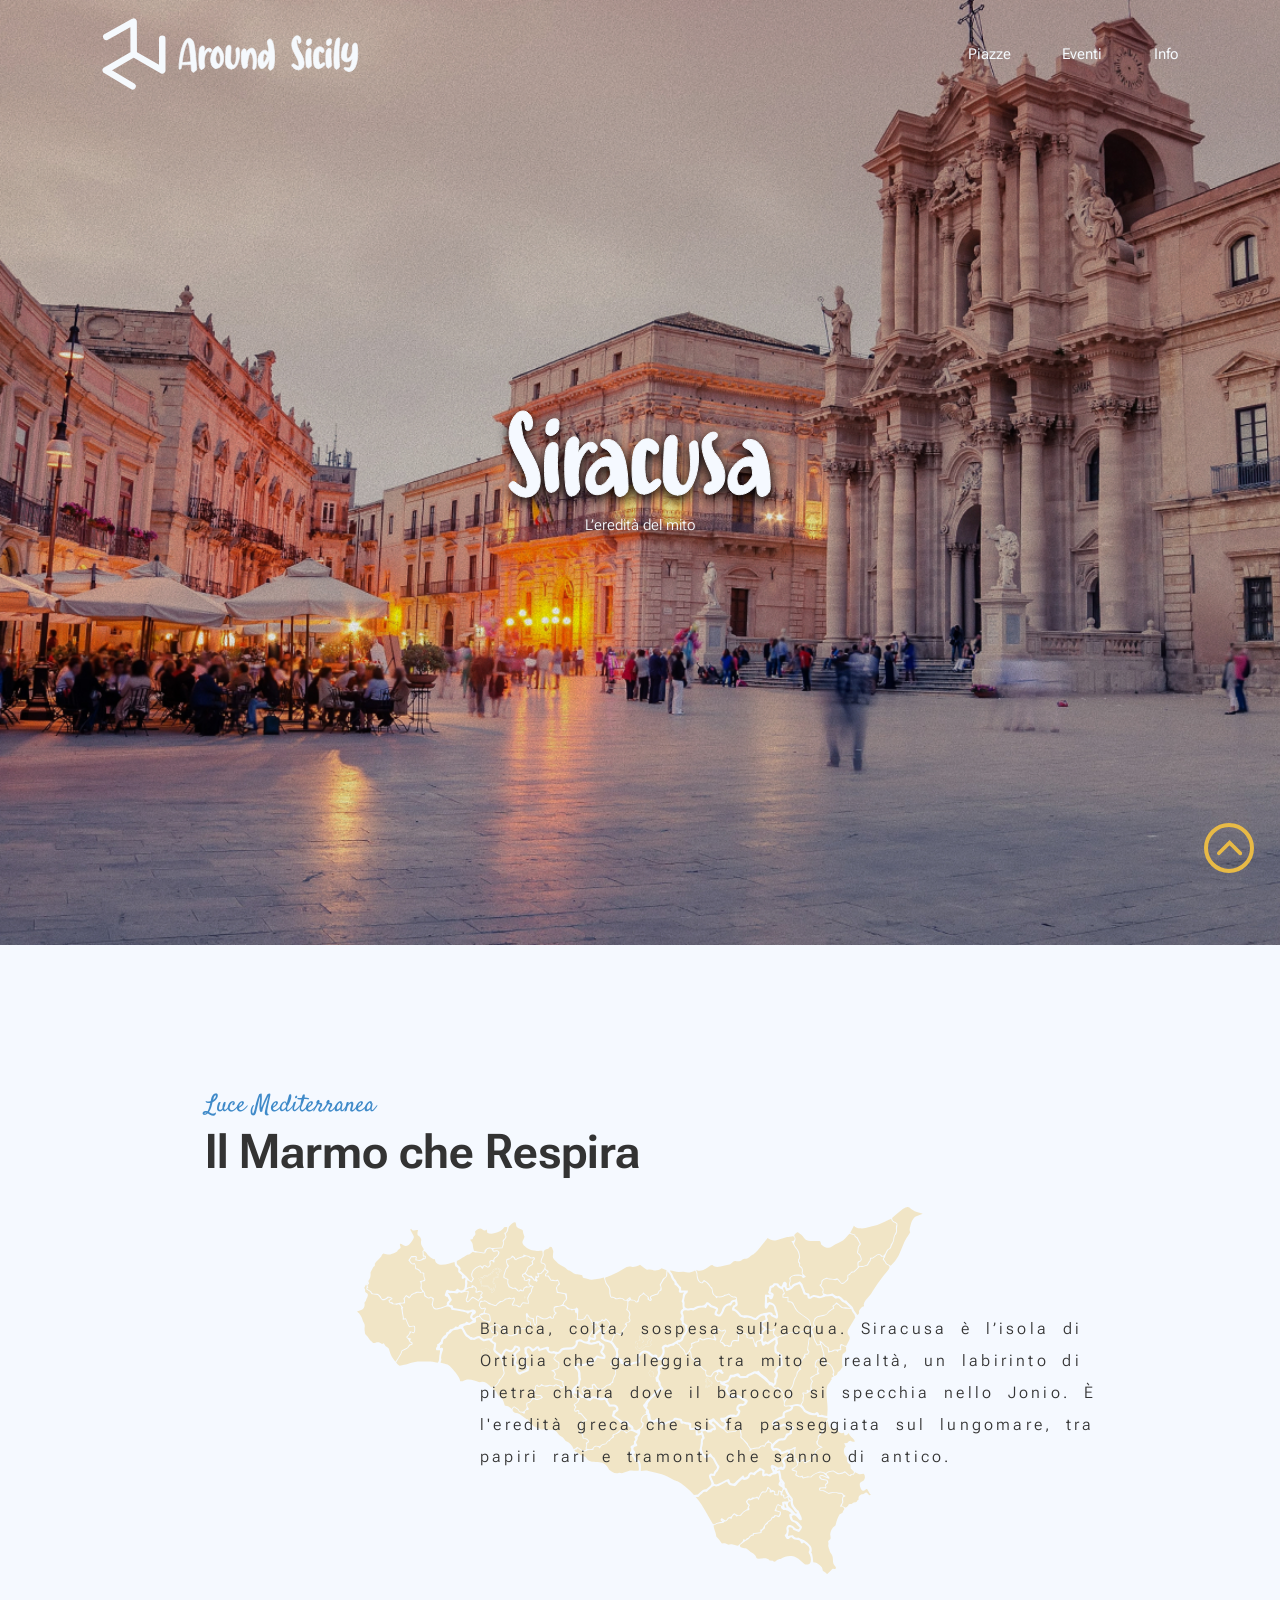
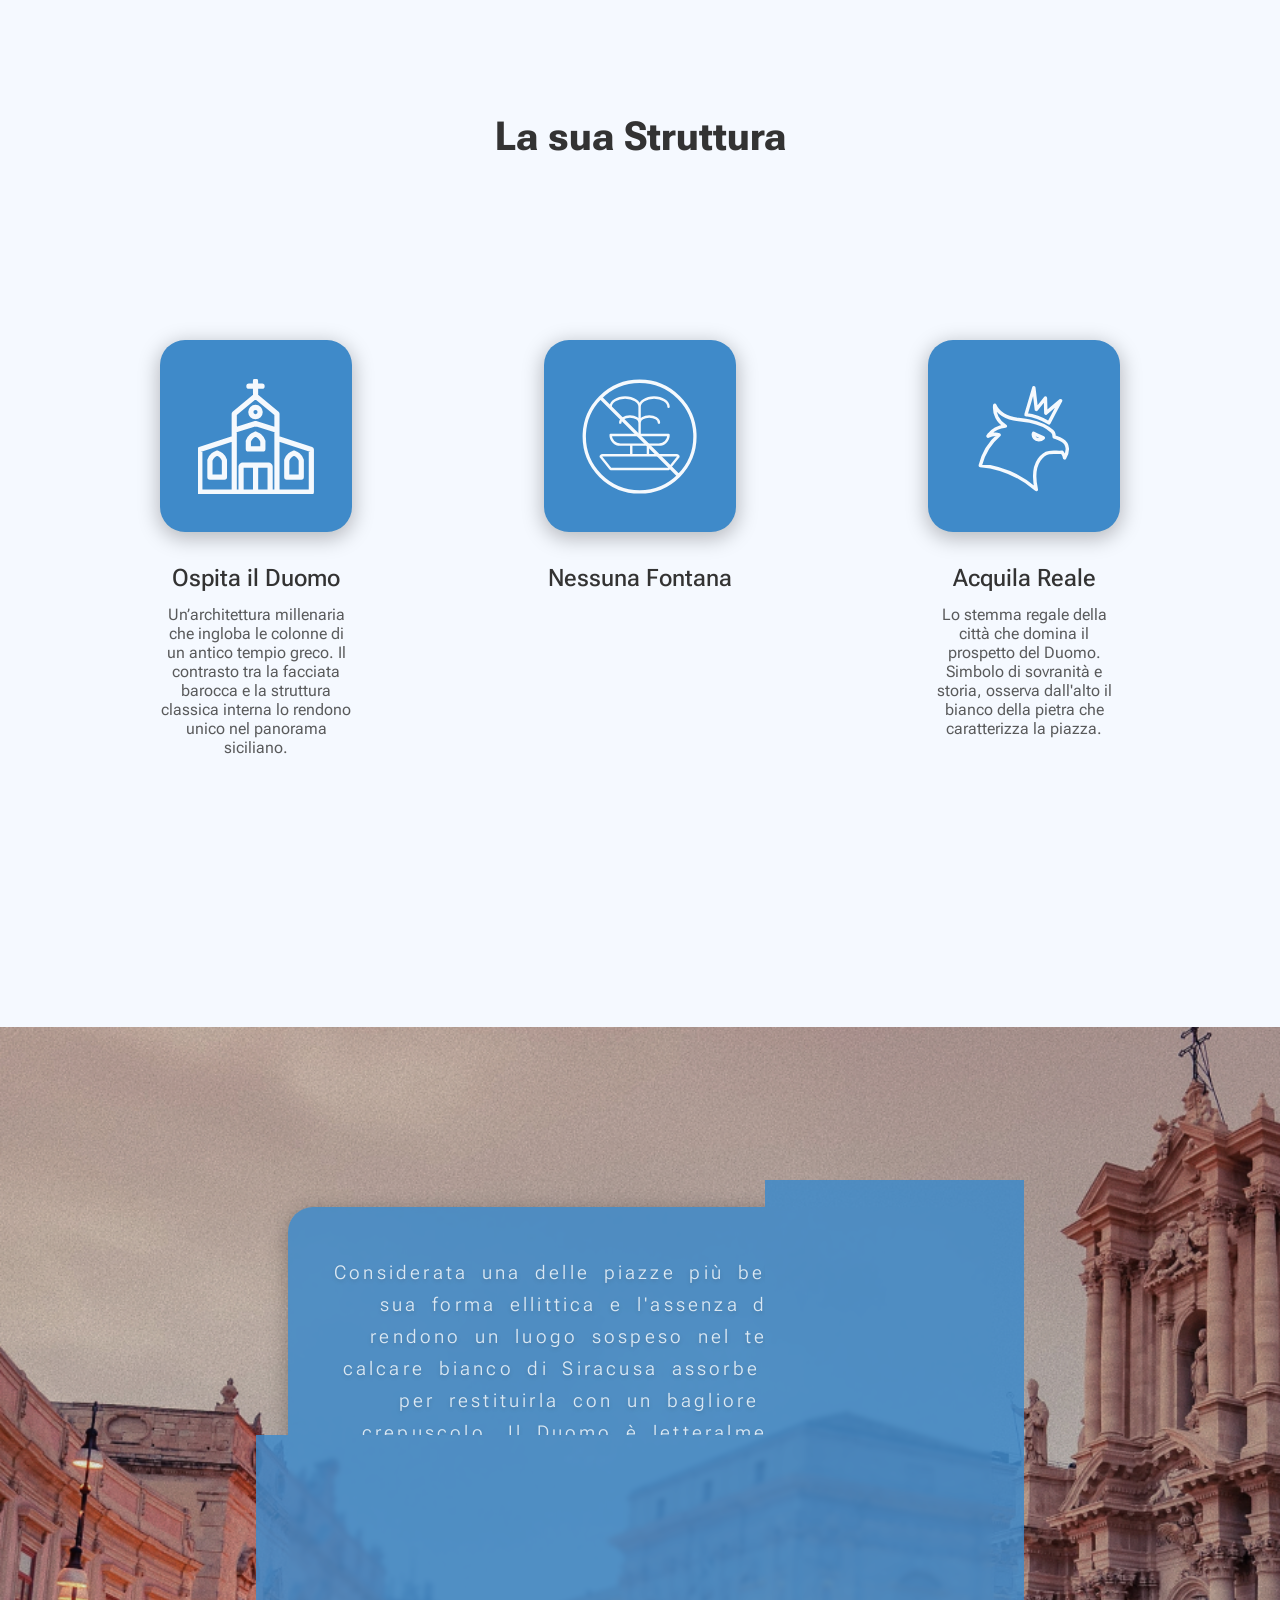
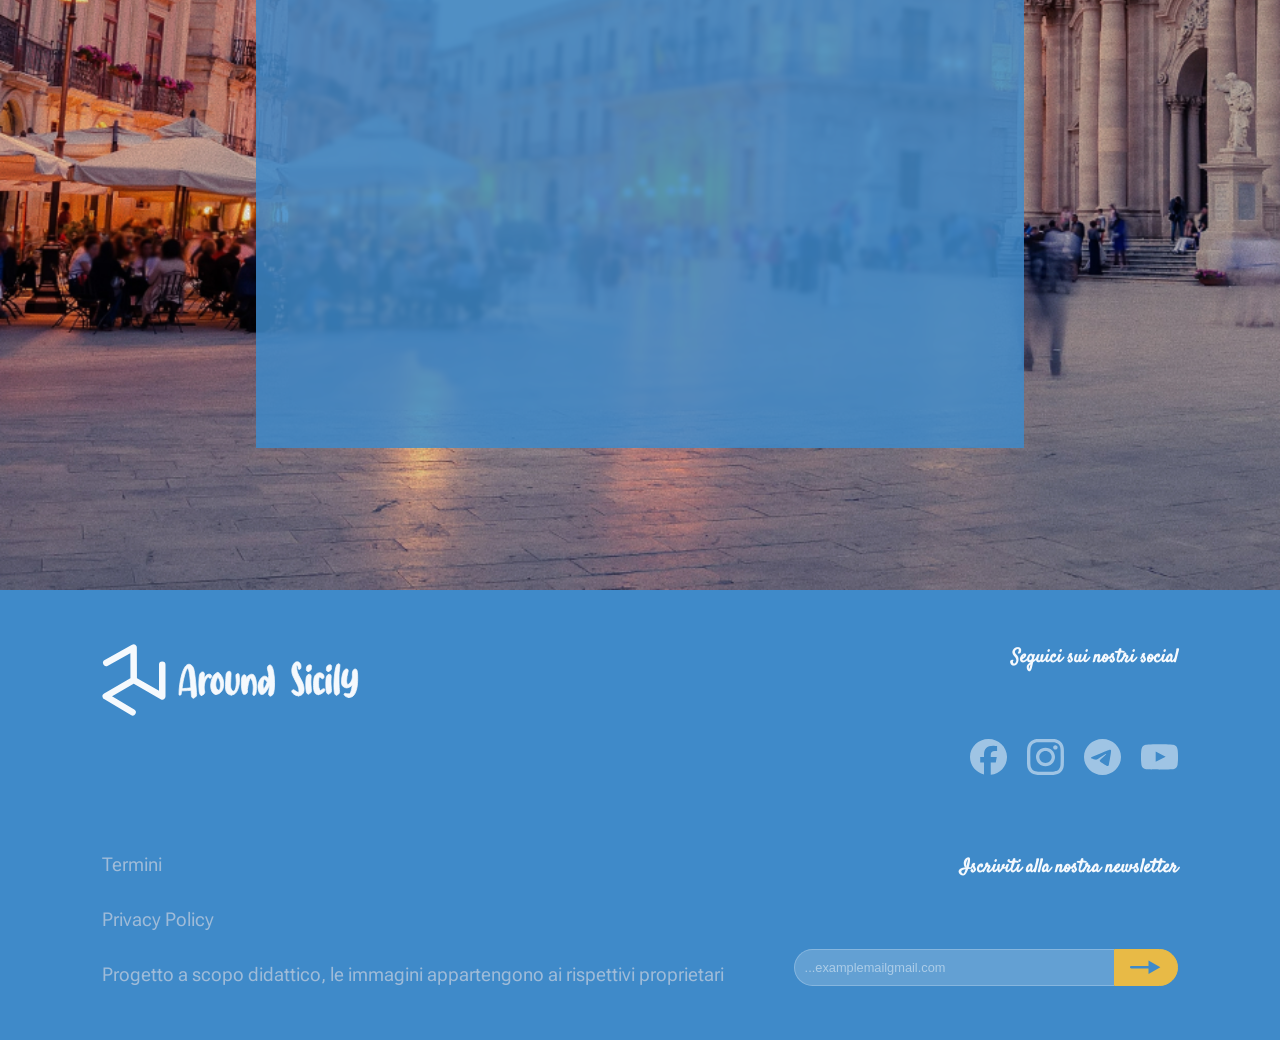
<file: siracusa.html>
<!DOCTYPE html>
<html lang="it,en">
<head>
    <meta charset="UTF-8">
    <meta name="viewport" content="width=device-width, initial-scale=1.0">
    <link rel="stylesheet" href="style.css">
    <link rel="icon" type="image/png" sizes="32x32" href="favicon/favicon.png">
    <link rel="apple-touch-icon" sizes="180x180" href="favicon/apple-icon.png">
    <title>Around Sicily - Siracusa</title>
</head>
<body>
   <nav>
        <div class="nav-left">
            <div class="Trademark">
        <?xml version="1.0" encoding="UTF-8"?>
<svg id="TM"  xmlns="http://www.w3.org/2000/svg" viewBox="0 0 75.36 84.96">
    <a href="index.html"><path d="M4.98,22.26L37.2,4.35l.12,38.15M37.32,42.49L4.35,61.67l31.62,18.94M37.32,42.49l33.69,19.31V24.6"/></a>
</svg>
    <svg id="AS" viewBox="0 0 245 50" xmlns="http://www.w3.org/2000/svg">
        <a href="index.html"><path d="M4.16 36.764C4.40267 36.6947 5.02667 36.6427 6.032 36.608C8.49333 36.5387 11.8907 36.244 16.224 35.724C15.6 27.6467 15.0107 21.6147 14.456 17.628C13.832 12.844 12.948 9.88 11.804 8.736C11.7 8.736 11.2147 9.516 10.348 11.076C9.516 12.6013 8.528 15.392 7.384 19.448C6.24 23.4693 5.16533 29.2413 4.16 36.764ZM19.708 49.556C18.4253 49.556 17.628 49.0707 17.316 48.1C17.004 47.1293 16.8133 45.3787 16.744 42.848L16.484 39.156C13.0867 39.4333 10.1227 39.624 7.592 39.728C5.096 39.832 3.81333 39.884 3.744 39.884C3.36267 42.0333 3.15467 43.4547 3.12 44.148C3.05067 44.6333 2.808 45.032 2.392 45.344C1.976 45.656 1.54267 45.812 1.092 45.812C0.364 45.812 -3.46452e-07 45.4307 -3.46452e-07 44.668C-3.46452e-07 40.5427 0.312 36.1053 0.936 31.356C1.59467 26.572 2.51333 22.0827 3.692 17.888C4.90533 13.6587 6.344 10.192 8.008 7.488C9.70667 4.784 11.596 3.432 13.676 3.432C14.8893 3.432 16.016 3.88267 17.056 4.784C18.1307 5.68533 19.032 6.968 19.76 8.632C20.4187 10.4 21.008 13.2253 21.528 17.108C22.4293 23.66 23.2267 31.9453 23.92 41.964L24.128 45.084C24.128 46.3667 23.608 47.424 22.568 48.256C21.5627 49.1227 20.6093 49.556 19.708 49.556ZM30.7852 46.02H30.2652C29.4332 46.02 28.7572 45.2227 28.2372 43.628C27.5092 41.2707 27.1452 36.7987 27.1452 30.212C27.1452 27.508 27.2666 24.804 27.5092 22.1C27.7866 18.772 28.3586 16.6227 29.2252 15.652C30.1959 14.5427 31.2186 13.988 32.2932 13.988C32.7092 13.988 33.1252 14.092 33.5412 14.3H33.4892C33.6626 14.3693 33.8532 14.5253 34.0612 14.768C34.3039 15.0107 34.4599 15.2707 34.5292 15.548C34.7372 16.2413 34.8412 16.7267 34.8412 17.004C34.8412 17.316 34.8066 17.6627 34.7372 18.044C34.6332 18.7027 34.4946 20.3147 34.3212 22.88C34.7026 22.1867 35.1359 21.476 35.6212 20.748C37.3546 18.2173 39.2266 16.952 41.2372 16.952C42.1732 16.952 42.9879 17.2467 43.6812 17.836C44.4092 18.3907 44.7732 19.0493 44.7732 19.812C44.7732 20.3667 44.5479 20.9733 44.0972 21.632C43.6812 22.2907 43.0919 22.62 42.3292 22.62C41.9479 22.62 41.6359 22.4987 41.3932 22.256C41.1852 21.9787 40.9946 21.6147 40.8212 21.164L40.0932 20.748C40.0239 20.748 39.9372 20.7653 39.8332 20.8C39.7639 20.8347 39.6946 20.8867 39.6252 20.956C39.5559 20.9907 39.4519 21.0773 39.3132 21.216C39.1746 21.32 39.0359 21.4587 38.8972 21.632C37.3026 23.5387 36.2106 25.4627 35.6212 27.404C35.0666 29.3107 34.6679 31.72 34.4252 34.632C34.5639 36.0187 34.6679 37.1107 34.7372 37.908C34.8412 38.6707 34.9279 39.312 34.9972 39.832C35.1012 40.3173 35.1879 40.872 35.2572 41.496C35.2572 42.5013 34.8239 43.5067 33.9572 44.512C33.0906 45.5173 32.0332 46.02 30.7852 46.02ZM53.8253 39.052L53.7733 39C53.7733 39.0347 53.7906 39.052 53.8253 39.052ZM54.2933 39.156C54.6746 39.0867 54.9173 38.9653 55.0213 38.792C55.1599 38.584 55.3159 38.376 55.4893 38.168C56.1479 37.0933 56.5466 35.0653 56.6853 32.084C56.6853 31.0093 56.6159 30.108 56.4773 29.38C55.8533 25.6707 54.6919 22.88 52.9933 21.008C52.2653 22.3947 51.6759 23.764 51.2253 25.116L51.0173 25.636V25.74L51.1213 25.48V25.584C50.8093 25.9653 50.5146 27.6467 50.2373 30.628C50.2373 32.4307 50.3759 33.6787 50.6533 34.372C50.6533 34.476 50.6706 34.5453 50.7053 34.58C50.7746 35.0307 51.0866 35.7933 51.6413 36.868C52.2306 37.6653 52.9239 38.3587 53.7213 38.948C53.8599 39.0867 54.0506 39.156 54.2933 39.156ZM50.4453 44.668C47.9493 44.668 46.0773 43.2467 44.8293 40.404C43.7893 38.116 43.2693 35.62 43.2693 32.916C43.2693 31.2867 43.5293 29.276 44.0493 26.884C44.6039 24.4573 45.4359 22.204 46.5453 20.124C47.6893 18.0093 49.1279 16.5187 50.8613 15.652C51.3466 14.924 52.0919 14.56 53.0973 14.56C53.5479 14.56 54.1893 14.9067 55.0213 15.6C55.8879 16.2933 56.7719 17.3333 57.6733 18.72C58.6093 20.072 59.4066 21.736 60.0653 23.712C60.7239 25.6533 61.0533 27.872 61.0533 30.368C61.0533 34.84 60.0479 38.2893 58.0373 40.716C55.8533 43.3507 53.3226 44.668 50.4453 44.668ZM71.4557 45.552C69.9651 45.552 68.5437 45.084 67.1917 44.148C64.7304 42.484 63.4997 39.2253 63.4997 34.372C63.4997 33.54 63.6211 30.7147 63.8637 25.896C64.0717 21.32 64.2451 18.512 64.3837 17.472C64.5917 16.3627 65.0597 15.3573 65.7877 14.456C66.5504 13.5547 67.5384 13.104 68.7517 13.104C69.3411 13.104 69.8611 13.312 70.3117 13.728C70.9011 14.5947 71.1957 15.5133 71.1957 16.484L71.0917 19.24C70.7104 26.7973 70.5197 31.0613 70.5197 32.032C70.5197 33.8 70.6411 35.048 70.8837 35.776L71.2997 37.076C71.7157 38.1853 72.2704 39.0867 72.9637 39.78L73.0157 39.832C73.2584 39.9707 73.4317 40.0747 73.5357 40.144C73.6744 40.2133 74.0211 40.248 74.5757 40.248C74.7144 40.2133 74.8184 40.1787 74.8877 40.144C74.9917 40.1093 75.0957 40.0747 75.1997 40.04C75.3037 40.0053 75.4944 39.884 75.7717 39.676C77.5051 37.388 78.3717 33.5747 78.3717 28.236C78.3717 27.0573 78.3197 25.8093 78.2157 24.492C78.1117 23.14 78.0077 21.944 77.9037 20.904C77.8344 19.864 77.7997 19.188 77.7997 18.876C77.7997 18.0787 78.1117 17.4373 78.7357 16.952C79.3944 16.432 80.0011 16.172 80.5557 16.172C81.3184 16.172 81.8557 16.6227 82.1677 17.524C82.5491 19.9507 82.7397 22.412 82.7397 24.908C82.7397 29.9 81.8904 34.3893 80.1917 38.376C78.1811 43.16 75.2691 45.552 71.4557 45.552ZM102.494 45.864C101.385 45.864 100.83 45.24 100.83 43.992C100.83 43.576 100.9 42.9867 101.038 42.224C101.316 40.5947 101.489 38.168 101.558 34.944C101.558 32.9333 101.264 30.7493 100.674 28.392C100.674 27.6293 99.9984 25.948 98.6464 23.348L98.6984 23.296C98.6638 23.296 98.6118 23.2613 98.5424 23.192C98.5078 23.088 98.4731 23.036 98.4384 23.036L97.8664 22.412C97.3464 22.932 96.8438 23.764 96.3584 24.908C95.4224 27.0573 94.4518 31.3907 93.4464 37.908C93.6544 38.636 93.7584 39.3987 93.7584 40.196C93.7584 41.548 93.2904 42.64 92.3544 43.472C91.4184 44.304 90.4304 44.72 89.3904 44.72C89.3211 44.7547 89.1998 44.772 89.0264 44.772C88.1251 44.772 87.3624 43.8533 86.7384 42.016C85.7331 39.2427 85.2304 34.2507 85.2304 27.04C85.2304 24.44 85.4731 22.4813 85.9584 21.164C86.4438 19.8467 87.0158 18.9627 87.6744 18.512C88.3331 18.0613 88.9571 17.836 89.5464 17.836C91.1758 17.836 92.0424 19.6213 92.1464 23.192C92.9784 21.216 93.8971 19.7947 94.9024 18.928C95.9424 18.0613 96.8784 17.5413 97.7104 17.368C98.5771 17.16 99.1144 17.056 99.3224 17.056C101.021 17.1253 102.217 17.7147 102.91 18.824C103.638 19.9333 104.158 21.112 104.47 22.36C105.094 24.336 105.493 26.104 105.666 27.664C105.84 29.224 105.926 31.2 105.926 33.592C105.926 38.376 105.649 41.6173 105.094 43.316C104.54 45.0147 103.673 45.864 102.494 45.864ZM115.971 37.284L117.687 34.684C119.247 31.564 120.253 29.2413 120.703 27.716C120.461 27.3693 120.097 26.9187 119.611 26.364C119.126 25.8093 118.606 25.3067 118.051 24.856C117.497 24.3707 117.011 24.0933 116.595 24.024C116.353 24.1627 116.006 24.9427 115.555 26.364C115.278 27.7853 115.07 29.484 114.931 31.46C114.931 32.9507 115.07 34.216 115.347 35.256C115.659 36.504 115.867 37.18 115.971 37.284ZM124.863 46.748C124.135 46.748 123.546 46.488 123.095 45.968C122.645 45.448 122.419 44.8413 122.419 44.148C122.419 43.7667 122.489 43.0907 122.627 42.12C123.078 40.04 123.407 36.8333 123.615 32.5C123.442 32.9507 123.026 33.8173 122.367 35.1C120.461 38.8093 118.762 41.3747 117.271 42.796C116.405 43.94 115.313 44.616 113.995 44.824L113.319 44.928C112.175 44.928 111.257 44.46 110.563 43.524C109.87 42.588 109.333 41.4787 108.951 40.196C108.57 38.9133 108.293 37.6653 108.119 36.452C107.981 35.2387 107.911 34.3547 107.911 33.8C107.911 31.824 108.362 29.744 109.263 27.56C110.165 25.376 111.309 23.5213 112.695 21.996C114.082 20.4707 115.538 19.708 117.063 19.708C117.861 19.708 118.606 19.9333 119.299 20.384C119.993 20.8347 120.582 21.3027 121.067 21.788C121.553 22.2387 121.882 22.568 122.055 22.776C122.437 20.5573 122.645 19.1707 122.679 18.616C122.09 15.288 121.674 13.2427 121.431 12.48C121.397 12.3413 121.327 12.064 121.223 11.648C121.154 11.232 121.067 10.7467 120.963 10.192C120.859 9.63733 120.807 9.152 120.807 8.736C120.807 7.176 121.379 5.96267 122.523 5.096C123.182 4.64534 123.858 4.42 124.551 4.42C126.527 4.42 128.087 7.384 129.231 13.312C130.167 18.2347 130.635 23.3133 130.635 28.548C130.635 33.1587 130.427 36.7987 130.011 39.468C129.63 42.1027 129.006 43.9747 128.139 45.084C127.307 46.1933 126.215 46.748 124.863 46.748ZM163.283 46.644C161.584 46.644 160.042 46.228 158.655 45.396C157.268 44.5987 156.159 43.7147 155.327 42.744C154.53 41.7733 154.131 41.028 154.131 40.508C154.131 39.884 154.408 39.3467 154.963 38.896C155.518 38.4107 156.055 38.168 156.575 38.168C156.852 38.168 157.563 38.6187 158.707 39.52C160.718 41.0453 162.156 41.808 163.023 41.808C163.335 41.808 163.491 41.756 163.491 41.652C163.526 41.548 163.595 41.4267 163.699 41.288C163.942 40.8027 164.063 40.3347 164.063 39.884C163.924 37.4227 163.37 35.0827 162.399 32.864C161.463 30.6453 160.354 28.4267 159.071 26.208C157.823 23.9547 156.696 21.6667 155.691 19.344C154.686 16.9867 154.183 14.5253 154.183 11.96C154.183 10.2267 154.495 8.44133 155.119 6.604C155.778 4.732 156.662 3.172 157.771 1.924C158.915 0.641333 160.215 -2.38419e-07 161.671 -2.38419e-07C163.058 -2.38419e-07 164.271 0.624 165.311 1.872C166.351 3.08533 166.871 4.64534 166.871 6.552C166.871 9.18667 166.022 10.504 164.323 10.504C163.699 10.504 163.3 10.2787 163.127 9.828C162.988 9.37734 162.902 8.84 162.867 8.216C162.832 7.55734 162.694 6.916 162.451 6.292C162.243 5.63334 161.775 5.11334 161.047 4.732C160.77 5.46 160.631 6.06667 160.631 6.552L160.579 7.228L161.463 12.74C161.879 14.82 163.266 17.9053 165.623 21.996C166.49 23.5213 167.322 25.0987 168.119 26.728C170.06 30.6453 171.031 34.2507 171.031 37.544C171.031 40.56 170.251 42.8307 168.691 44.356C167.166 45.8813 165.363 46.644 163.283 46.644ZM176.981 44.044C176.565 44.044 176.131 43.9573 175.681 43.784C174.121 43.16 173.341 38.688 173.341 30.368C173.341 25.9307 173.635 22.6547 174.225 20.54L175.005 19.084C175.802 17.732 176.859 17.056 178.177 17.056C179.875 17.056 180.725 18.1827 180.725 20.436C180.725 21.0947 180.673 21.892 180.569 22.828C180.43 24.2147 180.361 25.8613 180.361 27.768C180.361 30.3333 180.534 33.176 180.881 36.296C181.054 37.4053 181.141 38.5147 181.141 39.624C181.141 40.6987 180.881 41.5653 180.361 42.224C179.841 42.848 179.251 43.316 178.593 43.628C177.934 43.9053 177.397 44.044 176.981 44.044ZM176.721 13.26C174.953 13.26 174.069 12.376 174.069 10.608C174.069 7.86934 174.814 5.99734 176.305 4.992C177.137 4.472 177.969 4.212 178.801 4.212C180.43 4.212 181.245 5.02667 181.245 6.656C181.245 7.00267 181.193 7.488 181.089 8.112C181.089 8.32 181.106 8.476 181.141 8.58C181.141 10.0013 180.621 11.1453 179.581 12.012C178.575 12.844 177.622 13.26 176.721 13.26ZM191.385 36.348L191.333 35.984L191.385 36.348ZM190.449 45.032C188.023 45.032 186.324 43.9747 185.353 41.86C184.383 39.7107 183.897 36.556 183.897 32.396C183.897 28.7907 184.053 26.0347 184.365 24.128C184.781 21.216 185.631 19.1187 186.913 17.836C188.543 15.964 190.345 15.028 192.321 15.028C193.743 15.028 195.095 15.548 196.377 16.588C197.695 17.628 198.353 18.8413 198.353 20.228L198.301 21.06C198.301 21.58 198.059 22.1 197.573 22.62C197.123 23.1053 196.603 23.348 196.013 23.348C195.389 23.348 194.939 23.0187 194.661 22.36C194.419 22.1867 194.245 22.0307 194.141 21.892C193.968 21.6493 193.153 21.2853 191.697 20.8C191.143 23.0533 190.865 26.104 190.865 29.952C190.865 32.3093 191.021 34.3547 191.333 36.088C191.333 36.712 191.923 37.804 193.101 39.364L193.257 39.416C193.881 39.104 194.332 38.844 194.609 38.636C194.609 38.532 195.008 38.2027 195.805 37.648C196.637 37.0933 197.313 36.816 197.833 36.816C198.977 36.816 199.549 37.336 199.549 38.376C199.549 39.3467 198.995 40.352 197.885 41.392C196.811 42.432 195.545 43.2987 194.089 43.992C192.668 44.6853 191.455 45.032 190.449 45.032ZM204.403 44.044C203.987 44.044 203.553 43.9573 203.103 43.784C201.543 43.16 200.763 38.688 200.763 30.368C200.763 25.9307 201.057 22.6547 201.647 20.54L202.427 19.084C203.224 17.732 204.281 17.056 205.599 17.056C207.297 17.056 208.147 18.1827 208.147 20.436C208.147 21.0947 208.095 21.892 207.991 22.828C207.852 24.2147 207.783 25.8613 207.783 27.768C207.783 30.3333 207.956 33.176 208.303 36.296C208.476 37.4053 208.563 38.5147 208.563 39.624C208.563 40.6987 208.303 41.5653 207.783 42.224C207.263 42.848 206.673 43.316 206.015 43.628C205.356 43.9053 204.819 44.044 204.403 44.044ZM204.143 13.26C202.375 13.26 201.491 12.376 201.491 10.608C201.491 7.86934 202.236 5.99734 203.727 4.992C204.559 4.472 205.391 4.212 206.223 4.212C207.852 4.212 208.667 5.02667 208.667 6.656C208.667 7.00267 208.615 7.488 208.511 8.112C208.511 8.32 208.528 8.476 208.563 8.58C208.563 10.0013 208.043 11.1453 207.003 12.012C205.997 12.844 205.044 13.26 204.143 13.26ZM215.323 45.604C214.803 45.604 214.318 45.4827 213.867 45.24C213.451 44.9973 213.087 44.408 212.775 43.472C212.498 42.536 212.272 41.0627 212.099 39.052C211.926 37.0067 211.839 34.216 211.839 30.68C211.839 26.0347 212.203 21.0427 212.931 15.704C213.694 9.91467 214.682 6.06667 215.895 4.16C216.484 3.224 217.282 2.756 218.287 2.756C219.05 2.756 219.518 2.99867 219.691 3.484C219.864 3.93467 219.986 4.576 220.055 5.408C220.055 5.89333 219.726 8.97867 219.067 14.664C218.859 16.7787 218.755 19.7773 218.755 23.66C218.755 29.692 218.946 34.5453 219.327 38.22C219.466 39.0867 219.535 39.9187 219.535 40.716C219.535 41.8253 219.292 42.744 218.807 43.472C218.322 44.1653 217.75 44.6853 217.091 45.032C216.467 45.4133 215.878 45.604 215.323 45.604ZM232.269 48.828C231.056 48.828 229.929 48.5507 228.889 47.996C227.884 47.4413 227.069 46.852 226.445 46.228C225.856 45.604 225.561 45.1707 225.561 44.928C225.561 44.6507 225.7 44.2867 225.977 43.836C226.289 43.3853 226.74 43.16 227.329 43.16C228.924 43.6453 230.103 43.888 230.865 43.888C231.351 43.888 231.819 43.8707 232.269 43.836C232.72 43.8013 232.98 43.784 233.049 43.784C233.257 43.68 233.431 43.5587 233.569 43.42L234.453 42.172L235.025 40.768C235.788 38.792 236.429 35.7587 236.949 31.668C236.915 31.668 236.897 31.6853 236.897 31.72C236.655 32.032 236.169 32.5173 235.441 33.176C234.748 33.8 233.847 34.4067 232.737 34.996C231.628 35.5507 230.363 35.828 228.941 35.828C228.144 35.828 227.451 35.6893 226.861 35.412C223.741 34.3027 222.181 31.72 222.181 27.664C222.181 23.504 222.719 19.6733 223.793 16.172C225.111 11.9427 226.896 9.828 229.149 9.828C229.635 9.828 230.12 10.0187 230.605 10.4C231.125 10.7813 231.385 11.44 231.385 12.376C231.385 13.1387 231.264 13.7973 231.021 14.352C229.877 18.4773 229.253 22.2213 229.149 25.584C229.149 28.1147 229.548 29.848 230.345 30.784L230.865 31.044C231.385 31.044 231.975 30.784 232.633 30.264C233.569 29.432 234.419 28.3573 235.181 27.04C236.048 25.2373 236.499 24.128 236.533 23.712C236.741 23.0533 236.949 22.1 237.157 20.852L237.001 16.692C237.001 14.3 237.4 12.584 238.197 11.544C238.995 10.504 239.896 9.984 240.901 9.984C242.323 9.984 243.241 10.9547 243.657 12.896C244.073 14.8373 244.281 18.1827 244.281 22.932C244.281 28.236 243.935 32.5 243.241 35.724C242.063 41.236 240.381 44.9107 238.197 46.748C237.435 47.4067 236.932 47.7707 236.689 47.84C236.447 47.944 236.152 48.048 235.805 48.152C235.493 48.256 235.06 48.3947 234.505 48.568C233.951 48.7413 233.205 48.828 232.269 48.828Z"/>
        </a>
    </svg>
        </div>
            </div>
    <div class="nav-right">
<ul>
    <a href="piazze.html"><li>Piazze</li></a>
    <a href="eventi.html"><li>Eventi</li></a>
    <a href="info.html"><li>Info</li></a>
</ul>
    </div>
    </nav>

    <header style="background-image: url(IMGs/Hero_citta/siracusa.jpg);">
    <svg width="262" height="87" viewBox="0 0 262 87" fill="none" xmlns="http://www.w3.org/2000/svg">
<path d="M16.8959 86.112C13.7599 86.112 10.9119 85.344 8.35187 83.808C5.79187 82.336 3.74387 80.704 2.20787 78.912C0.735867 77.12 -0.00013274 75.744 -0.00013274 74.784C-0.00013274 73.632 0.511867 72.64 1.53587 71.808C2.55987 70.912 3.55187 70.464 4.51187 70.464C5.02387 70.464 6.33587 71.296 8.44787 72.96C12.1599 75.776 14.8159 77.184 16.4159 77.184C16.9919 77.184 17.2799 77.088 17.2799 76.896C17.3439 76.704 17.4719 76.48 17.6639 76.224C18.1119 75.328 18.3359 74.464 18.3359 73.632C18.0799 69.088 17.0559 64.768 15.2639 60.672C13.5359 56.576 11.4879 52.48 9.11987 48.384C6.81587 44.224 4.73587 40 2.87987 35.712C1.02387 31.36 0.0958673 26.816 0.0958673 22.08C0.0958673 18.88 0.671867 15.584 1.82387 12.192C3.03987 8.736 4.67187 5.856 6.71987 3.552C8.83187 1.184 11.2319 1.90735e-06 13.9199 1.90735e-06C16.4799 1.90735e-06 18.7199 1.152 20.6399 3.456C22.5599 5.696 23.5199 8.57601 23.5199 12.096C23.5199 16.96 21.9519 19.392 18.8159 19.392C17.6639 19.392 16.9279 18.976 16.6079 18.144C16.3519 17.312 16.1919 16.32 16.1279 15.168C16.0639 13.952 15.8079 12.768 15.3599 11.616C14.9759 10.4 14.1119 9.44001 12.7679 8.736C12.2559 10.08 11.9999 11.2 11.9999 12.096L11.9039 13.344L13.5359 23.52C14.3039 27.36 16.8639 33.056 21.2159 40.608C22.8159 43.424 24.3519 46.336 25.8239 49.344C29.4079 56.576 31.1999 63.232 31.1999 69.312C31.1999 74.88 29.7599 79.072 26.8799 81.888C24.0639 84.704 20.7359 86.112 16.8959 86.112ZM42.1844 81.312C41.4164 81.312 40.6164 81.152 39.7844 80.832C36.9044 79.68 35.4644 71.424 35.4644 56.064C35.4644 47.872 36.0084 41.824 37.0964 37.92L38.5364 35.232C40.0084 32.736 41.9604 31.488 44.3924 31.488C47.5284 31.488 49.0964 33.568 49.0964 37.728C49.0964 38.944 49.0004 40.416 48.8084 42.144C48.5524 44.704 48.4244 47.744 48.4244 51.264C48.4244 56 48.7444 61.248 49.3844 67.008C49.7044 69.056 49.8644 71.104 49.8644 73.152C49.8644 75.136 49.3844 76.736 48.4244 77.952C47.4644 79.104 46.3764 79.968 45.1604 80.544C43.9444 81.056 42.9524 81.312 42.1844 81.312ZM41.7044 24.48C38.4404 24.48 36.8084 22.848 36.8084 19.584C36.8084 14.528 38.1844 11.072 40.9364 9.216C42.4724 8.256 44.0084 7.776 45.5444 7.776C48.5524 7.776 50.0564 9.28 50.0564 12.288C50.0564 12.928 49.9604 13.824 49.7684 14.976C49.7684 15.36 49.8004 15.648 49.8644 15.84C49.8644 18.464 48.9044 20.576 46.9844 22.176C45.1284 23.712 43.3684 24.48 41.7044 24.48ZM62.4411 84.96H61.4811C59.9451 84.96 58.6971 83.488 57.7371 80.544C56.3931 76.192 55.7211 67.936 55.7211 55.776C55.7211 50.784 55.9451 45.792 56.3931 40.8C56.9051 34.656 57.9611 30.688 59.5611 28.896C61.3531 26.848 63.2411 25.824 65.2251 25.824C65.9931 25.824 66.7611 26.016 67.5291 26.4H67.4331C67.7531 26.528 68.1051 26.816 68.4891 27.264C68.9371 27.712 69.2251 28.192 69.3531 28.704C69.7371 29.984 69.9291 30.88 69.9291 31.392C69.9291 31.968 69.8651 32.608 69.7371 33.312C69.5451 34.528 69.2891 37.504 68.9691 42.24C69.6731 40.96 70.4731 39.648 71.3691 38.304C74.5691 33.632 78.0251 31.296 81.7371 31.296C83.4651 31.296 84.9691 31.84 86.2491 32.928C87.5931 33.952 88.2651 35.168 88.2651 36.576C88.2651 37.6 87.8491 38.72 87.0171 39.936C86.2491 41.152 85.1611 41.76 83.7531 41.76C83.0491 41.76 82.4731 41.536 82.0251 41.088C81.6411 40.576 81.2891 39.904 80.9691 39.072L79.6251 38.304C79.4971 38.304 79.3371 38.336 79.1451 38.4C79.0171 38.464 78.8891 38.56 78.7611 38.688C78.6331 38.752 78.4411 38.912 78.1851 39.168C77.9291 39.36 77.6731 39.616 77.4171 39.936C74.4731 43.456 72.4571 47.008 71.3691 50.592C70.3451 54.112 69.6091 58.56 69.1611 63.936C69.4171 66.496 69.6091 68.512 69.7371 69.984C69.9291 71.392 70.0891 72.576 70.2171 73.536C70.4091 74.432 70.5691 75.456 70.6971 76.608C70.6971 78.464 69.8971 80.32 68.2971 82.176C66.6971 84.032 64.7451 84.96 62.4411 84.96ZM90.3816 74.688C90.8296 74.624 91.2136 74.592 91.5336 74.592C91.8536 74.592 92.0456 74.56 92.1096 74.496C92.1736 74.368 92.2696 74.272 92.3976 74.208C92.5896 74.144 93.3576 73.728 94.7016 72.96C94.9576 72.832 95.8216 72 97.2936 70.464C98.9576 68.416 99.9816 66.944 100.366 66.048C100.622 65.536 100.814 65.248 100.942 65.184C101.262 64.352 101.422 63.296 101.422 62.016C101.422 60.672 101.262 59.36 100.942 58.08C100.686 56.736 100.366 55.872 99.9816 55.488C99.3416 55.168 98.5416 55.008 97.5816 55.008C96.3656 55.008 95.1496 55.168 93.9336 55.488C92.7176 55.744 91.9496 55.968 91.6296 56.16C87.7256 59.68 85.7736 63.328 85.7736 67.104C85.7736 68.384 85.9016 69.44 86.1576 70.272C86.5416 71.68 86.9256 72.704 87.3096 73.344C87.7576 73.92 88.7816 74.368 90.3816 74.688ZM111.022 85.44C108.206 85.44 106.542 83.872 106.03 80.736C105.838 79.392 105.678 77.056 105.55 73.728C100.046 80.384 94.1896 83.712 87.9816 83.712C84.9736 83.712 82.3496 82.592 80.1096 80.352C77.8696 78.112 76.7496 74.72 76.7496 70.176C76.7496 64.16 79.0856 58.624 83.7576 53.568C88.4296 48.448 93.4216 45.888 98.7336 45.888C100.206 45.888 101.742 46.208 103.342 46.848C102.83 45.312 102.19 43.936 101.422 42.72C99.8216 40.544 98.6696 39.264 97.9656 38.88C97.3256 38.496 96.5896 38.112 95.7576 37.728C93.0056 36.448 91.6296 35.072 91.6296 33.6C91.6296 32.512 92.2056 31.392 93.3576 30.24C94.5736 29.024 96.2056 28.416 98.2536 28.416C102.158 28.416 105.39 29.76 107.95 32.448C110.51 35.072 112.526 38.432 113.998 42.528C115.534 46.56 116.654 50.816 117.358 55.296C118.126 59.712 118.606 63.84 118.798 67.68C118.99 71.52 119.086 74.432 119.086 76.416C119.086 78.784 118.542 80.64 117.454 81.984C116.366 83.264 115.182 84.16 113.902 84.672C112.622 85.184 111.662 85.44 111.022 85.44ZM136.84 67.104L136.744 66.432L136.84 67.104ZM135.112 83.136C130.632 83.136 127.496 81.184 125.704 77.28C123.912 73.312 123.016 67.488 123.016 59.808C123.016 53.152 123.304 48.064 123.88 44.544C124.648 39.168 126.216 35.296 128.584 32.928C131.592 29.472 134.92 27.744 138.568 27.744C141.192 27.744 143.688 28.704 146.056 30.624C148.488 32.544 149.704 34.784 149.704 37.344L149.608 38.88C149.608 39.84 149.16 40.8 148.264 41.76C147.432 42.656 146.472 43.104 145.384 43.104C144.232 43.104 143.4 42.496 142.888 41.28C142.44 40.96 142.12 40.672 141.928 40.416C141.608 39.968 140.104 39.296 137.416 38.4C136.392 42.56 135.88 48.192 135.88 55.296C135.88 59.648 136.168 63.424 136.744 66.624C136.744 67.776 137.832 69.792 140.008 72.672L140.296 72.768C141.448 72.192 142.28 71.712 142.792 71.328C142.792 71.136 143.528 70.528 145 69.504C146.536 68.48 147.784 67.968 148.744 67.968C150.856 67.968 151.912 68.928 151.912 70.848C151.912 72.64 150.888 74.496 148.84 76.416C146.856 78.336 144.52 79.936 141.832 81.216C139.208 82.496 136.968 83.136 135.112 83.136ZM168.744 84.096C165.992 84.096 163.368 83.232 160.872 81.504C156.328 78.432 154.056 72.416 154.056 63.456C154.056 61.92 154.28 56.704 154.728 47.808C155.112 39.36 155.432 34.176 155.688 32.256C156.072 30.208 156.936 28.352 158.28 26.688C159.688 25.024 161.512 24.192 163.752 24.192C164.84 24.192 165.8 24.576 166.632 25.344C167.72 26.944 168.264 28.64 168.264 30.432L168.072 35.52C167.368 49.472 167.016 57.344 167.016 59.136C167.016 62.4 167.24 64.704 167.688 66.048L168.456 68.448C169.224 70.496 170.248 72.16 171.528 73.44L171.624 73.536C172.072 73.792 172.392 73.984 172.584 74.112C172.84 74.24 173.48 74.304 174.504 74.304C174.76 74.24 174.952 74.176 175.08 74.112C175.272 74.048 175.464 73.984 175.656 73.92C175.848 73.856 176.2 73.632 176.712 73.248C179.912 69.024 181.512 61.984 181.512 52.128C181.512 49.952 181.416 47.648 181.224 45.216C181.032 42.72 180.84 40.512 180.648 38.592C180.52 36.672 180.456 35.424 180.456 34.848C180.456 33.376 181.032 32.192 182.184 31.296C183.4 30.336 184.52 29.856 185.544 29.856C186.952 29.856 187.944 30.688 188.52 32.352C189.224 36.832 189.576 41.376 189.576 45.984C189.576 55.2 188.008 63.488 184.872 70.848C181.16 79.68 175.784 84.096 168.744 84.096ZM200.51 83.232C196.798 83.232 194.942 81.664 194.942 78.528C194.942 77.504 195.294 76.256 195.998 74.784C197.214 72.352 199.486 70.976 202.814 70.656C202.942 69.824 203.006 69.12 203.006 68.544C203.006 66.56 202.846 65.408 202.526 65.088V64.992C202.526 63.968 201.566 61.536 199.646 57.696C197.598 53.472 195.966 49.28 194.75 45.12C193.598 40.896 193.022 37.664 193.022 35.424C193.022 32.224 193.662 29.568 194.942 27.456C196.286 25.344 197.854 23.776 199.646 22.752C201.438 21.664 203.006 21.12 204.35 21.12C207.102 21.12 208.478 22.208 208.478 24.384C208.478 26.176 207.294 27.616 204.926 28.704C204.222 29.152 203.742 29.44 203.486 29.568C203.294 29.696 203.166 29.824 203.102 29.952C203.038 30.016 202.942 30.112 202.814 30.24C202.75 30.368 202.654 31.104 202.526 32.448C202.526 33.024 202.526 33.344 202.526 33.408C202.59 33.408 202.622 33.504 202.622 33.696C202.622 33.824 202.718 34.464 202.91 35.616C203.55 37.92 204.414 39.84 205.502 41.376C205.694 41.44 206.622 42.624 208.286 44.928C213.342 51.904 215.87 58.592 215.87 64.992C215.87 69.216 214.974 72.672 213.182 75.36C211.39 78.048 209.278 80.032 206.846 81.312C204.478 82.592 202.366 83.232 200.51 83.232ZM232.507 74.688C232.955 74.624 233.339 74.592 233.659 74.592C233.979 74.592 234.171 74.56 234.235 74.496C234.299 74.368 234.395 74.272 234.523 74.208C234.715 74.144 235.483 73.728 236.827 72.96C237.083 72.832 237.947 72 239.419 70.464C241.083 68.416 242.107 66.944 242.491 66.048C242.747 65.536 242.939 65.248 243.067 65.184C243.387 64.352 243.547 63.296 243.547 62.016C243.547 60.672 243.387 59.36 243.067 58.08C242.811 56.736 242.491 55.872 242.107 55.488C241.467 55.168 240.667 55.008 239.707 55.008C238.491 55.008 237.275 55.168 236.059 55.488C234.843 55.744 234.075 55.968 233.755 56.16C229.851 59.68 227.899 63.328 227.899 67.104C227.899 68.384 228.027 69.44 228.283 70.272C228.667 71.68 229.051 72.704 229.435 73.344C229.883 73.92 230.907 74.368 232.507 74.688ZM253.147 85.44C250.331 85.44 248.667 83.872 248.155 80.736C247.963 79.392 247.803 77.056 247.675 73.728C242.171 80.384 236.315 83.712 230.107 83.712C227.099 83.712 224.475 82.592 222.235 80.352C219.995 78.112 218.875 74.72 218.875 70.176C218.875 64.16 221.211 58.624 225.883 53.568C230.555 48.448 235.547 45.888 240.859 45.888C242.331 45.888 243.867 46.208 245.467 46.848C244.955 45.312 244.315 43.936 243.547 42.72C241.947 40.544 240.795 39.264 240.091 38.88C239.451 38.496 238.715 38.112 237.883 37.728C235.131 36.448 233.755 35.072 233.755 33.6C233.755 32.512 234.331 31.392 235.483 30.24C236.699 29.024 238.331 28.416 240.379 28.416C244.283 28.416 247.515 29.76 250.075 32.448C252.635 35.072 254.651 38.432 256.123 42.528C257.659 46.56 258.779 50.816 259.483 55.296C260.251 59.712 260.731 63.84 260.923 67.68C261.115 71.52 261.211 74.432 261.211 76.416C261.211 78.784 260.667 80.64 259.579 81.984C258.491 83.264 257.307 84.16 256.027 84.672C254.747 85.184 253.787 85.44 253.147 85.44Z" fill="#F5F9FF"/>
</svg>


<p>L’eredità del mito</p>
</header>

<section class="sect-1">
        <div class="head">
            <h2>Luce Mediterranea</h2>
            <h1>Il Marmo che Respira</h1>
        </div>
        <div class="text-map">
            <div class="map">
               <?xml version="1.0" encoding="UTF-8"?>
        <svg xmlns="http://www.w3.org/2000/svg" viewBox="0 0 678.79 440.48">
      <path class="cls-map" d="M424.67,254.92c-.69.45-3.25.63-3.25,1.47-.02,5.18,6.92,5.8,6.65,8.7-2.1.05-2.99.79-3.96,1.91-.6.7-2.86.76-3.68.28-1.93-1.14-3.72-.91-5.83-.86-2.76.07-5.67-3.12-8.66-2.26-1.59.46-3.19,1.26-5.12.78l.29-5.02c.09-1.58-4.42-1.33-8.28-2.37l-2.26-.61c-.5-.13-.47-1.76-.85-2.14-1.34-.95-3.78-1.23-5.57-1.58-2.09-.41-3.77-.39-4.93,1.61-.79,1.36-2.2.95-3.4,1.28-6.85,1.87-8.89,4.38-11.58.7l-2.63-1.68c-.41-.7-1.59-1.94-2.19-1.58-1.38,1.73-2.96,3.04-5.32,2.08-.34-.14-1.33-.36-1.39-.7l-.28-1.44c-.27-1.42-.45-2.85-.49-4.24-.35-.68-1.56-2.15-1.6-2.96,1.02-4.95-5.18-4.21-1.48-7.63-.75-2.5,1.02-4.36,2.32-5.89,1.17-1.37,2.16-2.78,3.53-3.95l2.84-2.42c.61-.52,1.96-1.64,2.35-2.3,2.96-5.77,7.58-2.63,7.86-6.18l-2.71-3.42c-.68-.86-.71-1.91-.69-3.24.04-2.75-5.36-3.74-.42-11.16l.05-3.05c-.95-1.57-1.21-4.2.8-4.84.91-.29,2.29-.6,2.81-1.09,1.48-1.4.08-5.78,1.12-8.94l-2.63-1.33,2.4-3.82c1.26-2,.57-5.59.18-7.88.02-.53,1.33-1.37,1.82-1.26,3.95,1.89,2.56-1.53,9.37-1.54.87-.42,2.32-2.96,3.36-2.22,1.14.82,1.58,1.32,3.08,1.29l1.26,2.56c1.09.9,2.16,1.96,3.1,3.1,4.48,5.42,1.44,4.6,3.48,6.05.45.32,1.78.25,2.13-.19l2.45-3.16c2.33.32.76,4.78,2.5,7.65,1.22,2.01,3.8,2.98,5.92,3.8,3.32,1.28,4.08,5.8,4.97,6.69l3.7,3.68,2.03,1.06c.02,2.19.36,4.42,1.04,6.28l3.7.71c.72.14,1.87.35,2.41.13,1.69-.67,2.84-6.92,6.45-5.45.55.23,1.44,1.69,1,2.11-2.43,1.53-4.24,4.55-2.16,7.06l2.39,2.88,3.01-1.09.02,2.5c2.93,3.43,9.11,2.08,6.69,5.39-1.95,2.67.71,3.86,1.65,7.88,7.2,5.38,4.27,4.98,13.06,3.5l4.1,2.55c1.25.77,2.36,1.45,3.86,2.16.37.19.04,1.63-.4,2.19-1.67,2.1-4.7-1.07-8.22,2.8-1.22,1.34-1.92,4.55-1.01,6,.25.39,1.81.82,1.76,1.27-.13,1.3-1.33,3.5-2.3,4.17-.5.34-1.91-.39-2.52-.63-.52-.21-1.77.03-2.4.02-2.75-.04-4.53.74-6.72,2.27-4.45,3.12-6.37.46-7.31,1.87-.31.46-.14,1.41.16,1.88l1.55,2.42c1.3.23,3.67.97,3.77,2.39.07,1.01-1.36,3.24-2.34,3.38-1.27.18-2.75-1.35-3.56-2.14l-3.42-3.36c-.92-.91-2.63-2.12-3.11-3.49-.18-.5-1.57-1.1-1.99-.83l-2.29,1.48ZM425.81,213.13c.45-.9.8-2.2.43-2.96-.3-.62-1.28-1.19-2.25-1.76-1.12-.66-1.85-2.14-2.86-3.38s-3.77,3.15-3.56,3.57c.3.59.86,1.52,1.36,2.33l-.68,5.68c.31.6,2.17.56,2.54.01,2.22-3.28,3.68-.82,5.02-3.5Z"/>
      <path class="cls-map" d="M494.26,126.39c-9,2.15-10.02.42-15.97,6.88-1.4-.46-3.21-1.27-4.6-1.98-4.06-2.08-7.1-.37-12.4-1.78l-3.74-4.1c-3.46-3.79-4.42-2.11-4.68-4.02-.33-2.45,4.57-1.23,3.83-5.65l-.88-5.28c-.12-.72-.29-1.6-.44-2.22-.36-1.47-4.69.69-8.23-3.67-.23-.28-1.05-.88-1.32-.73l-1.53.87c-.66.37-2.3.55-3.2.69-1.45,1.57-3.23,1.9-5.4,1.96-2.82.08-4.8-.24-6.86-2.16-1.24-1.16-1.39-2.3-1.72-3.88l-.95-4.46-2.15-1.65c-1.21-2.91-3.19-5.01-5.92-6.36-.42-.21-1.2-1.29-1.62-1.12-1.74.73-1.54,2.77-2.87,2.73-3.48-.12-5.46-7.07-5.19-10.64l-1.53-4.68c3.4,2.13,5.51,1.57,8.54.4,7.43-2.88,7.59-5.67,10.5-5.81,1.26-.06,2.23,3.56,10.11,1.79l10.62-2.39c1.41-.32,3.11-2.13,4.26-3.13,3.8-3.3,5.91,1.76,11.7-3.11,1.29-1.09,2.6-.74,4.13-.7,2.8.09,4.94-3.01,7.2-4.45,2.6-1.66,4.72-3.33,6.65-5.68l12.1-14.79c3.09,2.2,7.06,3.56,10.48,2.56l5.9-1.72,7.04-1.97c1.9-.53,4.58-.21,6.73-1.03.91-.35,2.3,1.74,2.37,2.71.07,1.04-.95,3.14-1.94,3.11s-1.85.19-1.96.49c1.71,1.45,1.96,2.96,2.9,4.82,1.23,2.44,3.61,4.3,4.88,7.83.74,2.07,2.5,7.11.22,8.72l-.15,3.62,1.61,1.77c-.88,2.16-.09,3.5,1.81,4.63,1.14.67,1.52,3.36,1.13,4.6-.57,1.83.28,3.02,1.29,4.86l-3.24-.93c-.71-.2-2.29-.46-3.02-.41l-3.37.25c-2.58.19-5.4,2.2-6.83,4.19.36,1.09,1.02,2.8.62,3.67-2.16,4.71.27,5.4-.16,7.63-.09.44-1.59.77-2.02.63-3.74-1.16.83-5.29-2.88-7.2-.83-.43-2.26-.49-2.71.63l-1.92,4.74c-2.43-.26-2.97-1.96-4.22-3.6-8.34-1.38-3.92,1.44-9.06,2.74-.99.25-1.66,1.97-1.65,3.09.04,3.25-1.87,4.49-1.08,5.34l1.88,2.02c-1.72,1.14-4.42-.84-5.49.12-.34.3-.43,1.22-.42,1.77l.04,4.72c.04,4.47-1.27,9.92,1.21,10.28s2.15-3.94,4.48-4.93c1.45-.62,3.49.95,4.37,1.81,1.27,1.24.84,3.41,1.37,4.93.75,2.19,1.81,3.79,2.11,6.82l-4.02-1.44c-.53-2.37-2.5-3.28-4.71-2.76Z"/>
      <path class="cls-map" d="M427.95,319.57c-.82,2-3.17-2.2-5.79,2.79.21,4.07,5.16,9.05,2.15,11.7l-5.29,4.65c-3.09-.14-4.82,1.34-6.88,3.26l-3.3,3.07-4.52.59-4.19-4.55c-4.23-4.59-9.16-8.32-14.55-11.58-1.36-.82-3.53-1.03-4.85-1.72l-8.41-4.38c-4.44-2.32-8.95-3.14-13.71-4.41l-8.98-2.39c-2.82-.75-6.08-.29-9.05.16l.12-5.08c.05-1.97-.31-3.48-.89-5.28-.74-2.33-2.41-2.81-4.3-4.01-1.36-.86-1.82-4.26-3.89-5.27,1.14-.91,1.89-1.35,2.14-1.89s-.34-2.05-.85-2.36c-1.71-1.04-1.77-4.5.22-5.15.98-.32,3.58-.75,3.22-2.06-.18-.67-1.12-1.95-1.37-2.6-.67-1.73,2.46-3.03,1.82-6.98,2.49-2.21,4.06-5.74,2.45-8.89l3.89-3.34.92-4.69c-.39-.29-1.4-.92-1.83-1.27-1.64-1.35-.13-4.11.73-5.51,1.33-2.17,3.01-3.71,5.79-2.79-1.35,3.13.43,3.28.46,7.31.94.94,3.53,1.16,5.13,1.56s2.61,1.07,4.06-.88l4.29,1.44c2.66,2.74,6,3.1,9.03.91,5.5-2.15,6.34.11,10.32-4.55l4.97.77c.69.11.96,1.89,1.17,2.58.4,1.31,2.43,1.36,3.76,1.08l2.95,1.11c1.04-.15,3.28.02,3.59.92.05,1.57-.33,4.01.44,5.16,2.36,1.11,4.76.53,7.3-.01l.28,6.91c2.39.6,4.05.14,6.67-.73.35.67.9,2.34,1.06,3.28-2.62,3.42-.81,2.98-2.26,10.34-2.01,10.16-1.21,1.88.59,10.05l3.08,2.07c.53,1.6,1.3,2.13,2.87,2.2,2.02.09,3.21-.15,4.94-1.67.82.61,2.56,1.95,3.27,2.67l5.08,9.4c.96,2.03-2.1,4.48-3.15,5.82-.33.42-.52,1.73-.72,2.22Z"/>
      <path class="cls-map" d="M228.95,266.79c-1.6-1.04-3.66-1.03-5.16-.27-2.5,1.27-3.81-.59-5.68-1.1-2.81-.77-5.94-1.41-8.29-4.45-7.44-9.6-3.66-4.4-7.47-7.19l-5.73-4.2c-1.81-1.33-3.1-2.54-5.59-2.47-2.08.06-4.37-1.55-4.41-3.82-.01-.79,1.22-2.44,1.92-2.9l4.85,3.25c.5,2.33,2.12,3.46,4.28,2.9l2.08,1.23c.35.21,1.42-.1,1.72-.37s-.05-1.12-.22-1.92l2.5-2.32c.41.05,1.55.53,1.75.24l.81-1.2c-1.4-1.63-2.88-3.78-2.03-6.02.31-.82,2.71-.96,3.38-1.47l2.91-3.64c.31-.39,1.66-1.02,2.04-.75.46.32,1.34.96,1.89,1.37,2.81.22,6.39-1.53,8.72-3.23l-2.74-2.76c-2.16.12-5.49.07-7.4-1.6-2.02-1.76,1.1-3.63,1.56-4.94.51-1.42-.9-4.08,1.54-4.84l.81,1.69c1.67.24,3.15-.54,4.54-1.57l4.06.98c1.86.45,3.56.41,5.56-.98l5.81.89,1.43-1.48c.35-.36,1.41.79,1.91.88l2.23.43c.59.11.76,1.74,1.24,2.18,1.53,1.24,5.3-.71,4.73-2.87-.42-1.62-1.7-2.8-.3-5.05-1.64-.78-3.5-1.86-4.99-2.23l-4.33-1.08c-.53-.13-1.53-.77-1.81-1.17-1.16-1.66,2.56-2.58,1.27-5.15l-1.83-3.68c2.75-1.07,4.76-2.1,6.34-3.64-.91-3.81,1.44-3.24-1.24-7.11-1.7-.12-2.65-1.24-3.12-2.26-.36-.36-1.55-.88-1.71-1.35-.19-.57.92-1.54,1.46-1.99l1.68-3.06c7.6-1.68,3.97-5.28,9.99-5.51l7.6-.3c2.29-.09,3.04-.52,4.45-2.02,1.81-1.92,2.78-3.56,3.23-6.47.31-1.95,3.59-1.09,4.82-.09,1.59,1.28,3.96,1.21,5.72,1.82,3.27,1.14,5.99,1.44,9.27.54l5.19-1.43c.25,1.11.51,2.42.87,2.92s1.98.08,2.73.13c2.78,3.33-4.2,6.47-1.16,9.46l3.7,3.63c-4.98,1.05-7.08-1.54-8.34-1.26-1.73.39-2.59,2.82-3.75,3.77-.7.14-2.4.07-2.7.65-.34.65-.31,1.82-.17,3.15-2.91.59-5.94,1.22-8.85,2.37-4.67,1.84-6.94-3.22-10.64,1.65-.51.67-1.21,1.68-1.11,2.3.13.76,1.07,2.03,1.67,2.43,3.93,2.64,2.77,8.17,2.8,8.38.28,1.79.76,3.6.39,5.37l-.81,3.93c-3.42,2.15-8.24,6.81-7.86,10.72.07.67,1.22,1.6,1.61,2.27,3.13,5.28,4.17,1.92,6.59,6.33-.34,3.72-5.12,4.07-5.11,6.01,0,1.48,2.76,2.43,1.29,3.8-1.38,1.29-.79,3.69.27,4.43.44.31,1.64-.24,2.07-.44l1.26-.6c.36-.17.69,1.11.69,1.51v2.53c1.93-.4,2.73-.3,3.7.86l5.28,6.29c-3.96.26-7.52,1.77-7.46,5.4.03,1.85,2.05,4.01.57,6.05-.42.58-1.08,2.03-.84,2.65,1.1,2.89,2.65-.46,4.19,8.25,2.54.08,4.6.51,6.47,2.84l-3.05,1.99c1,1.78.98,3.71-.07,5.69l-.12,3.18c-6.21,1.01-6.41-2.96-10.38-4.09-.99,1.57-2.3,2.57-3.95,2.8-4.66-10.58-8.52-7.36-11.22-11.91-1.35-2.28-3.76-2.95-5.55-4.4-2.47-2-3.59-6.23-7.35-6.65l-3.87-.44c-.88-.1-2.24.18-3.04-.35Z"/>
      <path class="cls-map" d="M571.05,423.61c-.2,8.35,5.44,6.41,2.87,10.76-.93-.19-2.36-.59-3.06-.42-.76.19-1.59,1.53-2.21,2.12l-4.61,4.41c-1.42-1.47-2.54-2.41-3.94-3.1-2.67-1.31.12-3.78-5.1-7.84-2.27-1.77-4.66-3.35-7.62-3.3.12-1.74-1.15-10.07-1.61-10.61l-.93-1.09c-.22-.25.61-1.1.68-1.56.29-1.81-.14-5.21-1.48-6.66-2.16-2.34-4.48-4.45-7.11-6.1-.99-.62-2.77-1.13-3.87-1.74l-3.72-2.06c-2.65.95-4.88.04-6.25-2.53-1.71-.35-3.6.24-6.12.84l1.18-6.41c.14-.76-.68-2.71-.36-3.41,1.94-1.33,4.68-.26,5.63,2.2l6.45,2.8c1.11.18,3.95-4.45,4.05-5.69.07-.78-1.33-1.94-1.75-2.63-2.07-3.37-4.74-5.12-8.6-6.17-1.09-.74-1.81-3.42-2.03-4.64l2.79-1.09c.94.5,2.8,1.51,3.5,2.28l2.57,2.86c.61.68,2.94,1.4,3.16.33.66-3.24-1.72-5.7-2.85-8.41l-.94-2.26c-1.79-.22-2.61-2.24-3.49-3.21-2.68-2.95-3.72-5.64-3.22-9.63.29-2.29-2.41-4.52-3.64-6.23-5.16-7.17-1.59-6.9-6.06-8.79l-.48-3.44c.04-.49.65-1.61.37-2l-1.24-1.74c-.92-1.29-1.71-2.32-2.8-3.6l-.38-3.83-1.13-5.21c-.22-1.01-2.5-.41-3.95.1,1.21-2.49,4.24-1.98,6.71-1.32,1.62.43,3.13-2,3.51-3.3.88-3.02.15-5.04-1.83-7.81,2.29-2.27,4.53-3.92,7.29-5.6l.32-6.83,4.93-2.02-.08,4.69.12,6.03c0,.45.2,1.62.31,2.01.1.37.8.34,1.37.5l1.93,5.27c-3.18,5.57-7.25,3.87-6.78,6.6.14.83,1.11,1.29,2.07,1.52l3.54.86c.05,2.02-1.85,2.73-1.17,4.44.18.45,1.52.66,1.91.97,1.66,1.3,3.62,1.73,5.67,1.01l1.24,1.54c.89,1.1,4.9-2.21,10.06-.88,2.25-2.84,7.73-5.87,11.27-5.96,2.59-.07,3.93.82,5.46,2.65.68.81,2.13,1.09,2.43,2.64l-5.41-2.27c-.66-.17-2.2-.06-2.81.24s-1.36,1.67-1.4,2.28c.74.94,2.09,2.55,2.99,3.07l5.66.84c.54.08,1.06,1.98.75,2.42s-.74.89-1.52,1.55c-2.54,2.17,2.01,3.95-1.5,4.18l-5.47.36c-.96.06-1.22,3.02-.45,3.63,1.2.94,3.54.2,4.78.74,2.27.99,4.21,2.21,6.44,3.4,3.04-1.38,6.72-2.28,10-1.03,4.83,1.84,4.75-.79,6.29,1.77l.91,1.5c.13.22-2.33,2.48-1,7.52l-2.78,4.78c1.92,1.83,2.42-1.43,5.35,3.39-1.18,1.58-1.71,2.69-2.37,4.66l-3.6,2.03c-1.95,3.65-3.61,7.58-4.4,11.62-.25,1.29-.44,1.62-1.62,2.45-2.98,2.08-4.83,6.05-5.1,9.68-.15,1.96,1.37,4.59-.24,6.24-.54.55-1.7,1.34-2.08,1.87-.44.6.46,2.33.27,3.14-.42,1.76-.41,3.68.37,5.41.9,2.01,1.11,4.35,2.49,6.15,1.84,2.39,2.55,5.02,2.48,8.07Z"/>
      <path class="cls-map" d="M318.82,186.07l.05-2.64c.01-.68-1.76-.95-2.41-1.27l-3.58-1.76c.76-1.6.99-2.5.72-3.76-1.18-5.51.16-3.01,0-6.78-.02-.5-1.81-.77-2.08-1.19l-3.63-5.57c-.29-.44-1.8-.9-1.7-1.37s.39-1.43.62-2.02l2.14-5.52c.31-.79,1.76-1.9,2.53-1.98,2.83-.28,1.66,2.93,5.98.81l1.39-.68c.29-.14,0-1.14,0-1.51l-.08-1.78c-.02-.47,1.3-.86,1.58-1.28,2.63-3.94,4.13-4.81,3.59-6.47l-.46-1.42c-.37-1.12,3.34-.86,4.27-2.44.54-.92.32-2.82-.24-3.64-.95-1.39-.31-2.02.22-3.31,1.05-2.54-.85-6.08-3.29-7.63.79-2.97,1.24-5.59.99-9.04l2.46-2.06c4.08,1.4,4-1.07,6.46,2.57.79.25,2.76.07,3.38-.24l.8-3.92c.3-1.45,1.13-2.88,2.25-3.63l3.08-2.05,4.54,3.32c.61.45.52,1.87.17,2.91l2.84,2.01c.73.52,2.78-1.44,2.32-2.18s-.93-1.59-1.15-2.08,1.12-1.31,1.69-1.5l4.99-1.58c1.44-.46,2.38-.51,2.76-2.27.77-3.53,3.65-.66,3.53-4.96-.04-1.56-.51-3.27-1.06-4.66l3.68-6.3c.8-1.38,3.57-3.12,3.83-4.59l.51-5.54c4.32,5.05,3.39,4.7,5.53,9.76.56,1.32,2.99,2.62,2.98,4.33-.02,4.23.62.82,4.06,5.11,3.11,3.88-.13,3.8,1.51,5.89.38.48,1.83.83,2.45.76l3.55-.41c-3.06,3.22-.35,3.89-3.12,10.46l1.16,2.47c-.26,2.39-.02,4.26.65,6.74-2.59.9-3.93,4.16-2.52,6.45,2.27,3.7-2.31,5.29-.44,7.01,3.03,2.8-.66,4.48,3.16,5.78,2.29.78,2.04,2.42,2.34,4.4.17,1.14.59,2.45-.01,3.48-3.1,5.27-3,2.21-4.6,7.52-1.22,4.05-3.7,2.45-4.61,3.02l-4.75,2.99c-3.73,2.34-2.5.43-7.59,2.95-2.23-2.03-4.98.58-6.44,2.14-1.27,1.36,3.02,4.5-.48,9.61-1.22,1.79-2.43,2.98-4.87,3.37l-.25-2.92c-1.27-1.24-3.25-1.16-4.75-.3-1-.82-2.5-1.83-3.45-2.73-2.97-2.82-7.86-4.04-11.24-.99l-2.8,2.53c-.91.82-1.7,3.21-1.84,4.5l1.18,4.07c-3.15.31-5.6.49-8.06,1.72-6.83,3.43-5.17-.04-10.4-.71ZM353.4,164.63l-1.97-2.49c1.68-1.05,2.59-1.95,2.41-3.66-.38-3.69-4.51-2.78-6.47-5.83-1.18-.3-3.53-.83-4.78-1.07-2.26-.43-2.98,2.48-3.5,3.89-.74,2-.89,3.02.86,4.74l-3.12.61c-.82.16-2.15.32-2.5.85-.58.88-1.65,5.11.31,7.86,1.01,1.42,2.16,2.59,3.44,2.73,1.87.21,3.12-.09,4.19-1.45,5.29-6.76,9.06-1.38,11.14-6.17Z"/>
      <path class="cls-map" d="M472.48,289.62c-.79-1.2-1.65-2.33-2.76-3.44l-1.09-2.61-2.63-2.83-4.58-4.41c-.6-.58.23-2.72.05-3.53l-1.36-6.02c-1.74-1.87-5.18-.22-6.34,2.01l-9.81.77-3.09-3.17,2.27-3.32c.42-.61,1.84-1.71,1.61-2.46-.54-1.77-2.2-3.86-3.99-5.01l6.55-3.75c4.22-.96,8.57,2.53,11.33-2.75.5-.95.92-2.21,1.2-3.32.54-2.17-1.33-2.5-1.94-3.59-1.11-1.97,2.03-3.86,3.82-3.55,4.49.78,7.23-4.52,7.14-5.96-.12-2.08-3.4-2.53-6.26-4.23l-3.96-2.35c-3.37-2-1.4.84-6.53.2-2.91-.36-5.69-1.86-7.01-4.99-.74-1.75-.85-3.16.28-4.87l.92-1.39c.21-.32-.49-1.52-.85-1.66l-4.45-1.75,4.33-1.8c1.53-.63,2.42-3.13,3.51-4.72.71-1.04,2.75-.57,3.86-.86,1.44-.37,3.38-1.97,4.94-.41,1.01,1.01,2.21,1.69,3.8,1.58l7.48-.54c1.81-3.54,1.73-1.61,7.83-4.91,1.61-.87,6.74,3.33,7.62,3.96,1.09.8,2.36,1.58,3.35,2.51l3.44,3.23c.87.81,2.06,1.56,2.61,2.68.33.67.58,1.45.98,1.58s1.37.06,1.93.05c7.3,6.53,4.45,2.9,9.61,4.56,1.84.59,2.28,2.02,3.17,3.33,1.64,2.43,2.62,4.83,1.06,7.54,3.45,6.21.41,7.87,2.05,9.35,2.61,2.36,5.04-1.55,8.31,1.52-1.85,4.01-3.46,1.76-8.73,5.06-1.41.88-1.48,3.07-1.52,4.74-.03,1.43-1.97,1.44-3.07,1.8-2.57.85-11.55,5.65-9.62,9.3.34.64,1.89.75,2.63,1.18,6.13,3.62.92,1.23,7.55,1.9l4.68-1.99,8,3.13c-.17.41-.82,1.54-1.27,2.28l-.56,3.22-4.29,1.14c-.23,1.86-1.44,5.05-3.24,5.45-3.93-.55-6.41.47-9.11,3l-4.1,3.84c-2.88-4.8-2.6.01-4.43-4.66l-2.19,2.49c-1.52.78-2.27,2.13-2.73,4.16-2.26-1.01-5.01.13-6.37,1.85-.46.58-2.38.23-3.08.35-1.33.25-3.27.59-4.7.79l-2.21.31Z"/>
      <path class="cls-map" d="M298.9,148.68c2.27-1.36,2.8-2.74,3.58-4.89.35-.96,1.41-2.38,1.4-3.36-.03-2.08-3.78-5.62-5.53-6.82l-1.97,2.37-1.66-1.25c-.37-.28-1.47.59-1.71.99-1.14,1.93-3.18,1.69-5.04,1.35-1.55-.28-4.26,1.81-6.26.23v-2.09s-2.27-1.84-2.27-1.84c-.52-2.16-1.58-3.84-3.61-4.76-3.5,3.46-1.69,7.04-10.87,6.07.11-3.05.12-5.62.42-8.29.18-1.59.45-2.42-.15-4.05-.26-.72-1.76-2.19-2.22-1.61l-1.08,1.36c-.22.28-1.19-.1-1.58.03-3.55,1.2-7.68-1.25-10.22-3.81-.37-.37-1.7-.51-2.07-.8-.71-.58,1.75-4.75,3.16-5.5.23-.61.98-2.55.89-3.33l-.57-4.95-8.41-1.54c-.65-.12-2.23-.34-2.35-.89-.23-1.06-.67-3.04-.77-3.92-.22-2.04,2.37-3.53,3.55-4.61-.33-2.05-1.48-4.34-2.61-5.71-4.11,1.98-3,.05-7.77.39l-3.05-4.98-3.26-.21c-.5-4.03,3.92-2.09,2.71-5.86-1.21-.53-3.61-1.66-3.49-3.06.13-1.5.44-2.97.04-4.14-.98-2.85-5.33-1.44-4.82-3.52,1.62-6.6,3.16-6.42,2.6-9.33-1.3-6.72,6.19-4.75,7.38-8.71.49-.03,1.85.29,2.39.66s.83,1.99,1.14,2.57c.83,1.56.68,2.41.53,4.09l-.35,4.04c-.19,2.18,1.34,3.86,2.82,5.29l3.91,3.79c4.01,2.62,7.4,3.41,10.82,7.25.71.8,2.95,1.13,3.82,1.66,6.67,5.18,6.61,2.62,13.77,4.77l1.07,2.98,6.08,1.53c1.42.36,2.79,1.14,4.43.92l10.15-1.36c1.16-.16,2.83-.84,4.31-1.28l2.27,7.46c2.38,2.85,4.78,5.72,4.36,9.71-.24,2.28.9,7.1,2.19,7.08,6.06-.11,2.68,2.53,7.2,1.8,10-1.62,4.03,2.36,12.12,1.92.22,2.6.29,6.01-.55,8.65l-.65,2.05c-.14.43.94.78,1.49,1.22,1.42,1.12,2.84,4.12,2.02,5.77-.73,1.47-1.32,2.49-.13,3.84.59.67.76,3-.06,3.2-2.49.63-3.98,1.34-5.33,3.43l1.91,1.35c-1.13,1.42-2.14,3.16-3.24,4.22-1.25,1.21-2.31,1.95-2.18,3.89.05.7-.6,2.01-1.13,2.27s-1.81.09-2.34-.33c-1.63-1.29-4.32-1.24-5.51.78-1.43,2.44-2.4,4.9-3.68,8l-6.94-2.21c-1.66-.53-1.97-2.17-2.08-3.56s.39-2.27,1.18-3.3c.51-.67,1.01-2.66,1.79-3.12Z"/>
      <path class="cls-map" d="M492.29,206.07c-2.27-2.88-6.58-4.53-8.74-7.42-.48-.65-.94-1.65-1.39-1.98s-1.85.68-2.51.59c-1.87-.24-4.08-.11-6.02,1.44-1.13.9-3.98,1.47-5.2,2.19-.44.26-1.37,1.71-1.95,1.73l-6.26.21c-.58-1.53-2.02-3.74-3.48-3.49-2.97,1.17-5.4,2.13-8.72,1.82-3.43,4.43-.41,5.05-5.96,7.37-2.26.94-4.4,1.71-6.49-.3l-2.37.61c-1.02-.75-2.19-2.01-2.35-2.97-.7-4.23,2.69-4.26,2.68-5.34l-.04-2.59c2.7-.31,3.04,2.31,5.22,2.39.5.02,1.17-.99,1.18-1.51s-.74-1.05-1.46-1.5l-.63-2.06-3.91-.46-4.4,2.06c-2.24,1.05-3.59,3.31-4.81,5.63-1.13.26-3.95.05-4.8-.79-1.42-1.4-1.11-3.93-.68-5.73l-2.82-1.29-3.05-3.2-3.64-5.84c-.49-.78-2.39-1.73-3.24-2.25-7.87-2.15-3.36-5.97-6.37-10.62-.99-1.53.95-3.23,2.42-4.28-.03-.92-.26-2.54-.45-3.9l3.44-1.81c1.73-.91,4.49.14,5.22-2.37l-.09-1.57c-.03-.49,1.78-.34,2.13.09,1.2,1.48,3.29,1.15,5,.23,3.33-1.79,9.74-.41,12.67,1.24.66-.33,1.05-2.38.4-2.97s-1.06-1.38-1.37-2.21c-1.04-2.74-1.25-.67,1.67-6.29,2.67-5.14,3.77,3.05,10.01-.67.62.76.3,2.19-.42,3.03-2,2.3-3.06,4.94-4.18,7.83-.18.48-1.08,1.31-1.22,1.8-.6,2.14,4.82,2.04,5.15,6.51.73.19,1.91-.32,2.85-.91.63-.39,2.01,1.05,2.54,1.39.79-.25,1.98-.49,3.14-.6,1.4.03-.18-3.61,2.17-5.82,2.16-2.04,7.39.99,7.14-1.15-.23-1.94-.23-3.13.23-4.83l-.84-4.41c1.24-.52,9.28,1.49,9.44,2.28.2,1-.02,3.16.69,3.64,1.73,1.18,4.56.86,6.59.36l3.2,10.01c.16.5,1.6.82,1.98.61,1.8-1.01-1.39-4.35.39-5.85,1.01-.85,2.77-1.23,4.46-1.38,1.38,1.73,1.04,5.58,3,5.68,2.35.11,2.16-2.88,4.24-1.73,1.59.88,2.31.06,3.36-.8,2.21-1.81,4.1-3.03,6.9-4.73l.21,4.97c-1.79,2.24-1.48,4.41-1.37,7.12.19,4.57,1.12,3.68,5.08,6.5l1.72,1.22c.91.65-1.03,3.03-.91,4.16.05.53.69,1.17,1.27,1.92.72.92.62,3.93-.37,4.52l-3.04,1.81-3.09,4.04c-.41.54-.97,1.77-1.03,2.42-.05.61,1.28,1.4,1.57,1.97,1.06,2.04,0,4.5-1.42,6.04l.25,4.25c.03.45-.64,1.61-1.04,1.7-.5.11-1.19-1.11-1.72-1.23-1.14-.24-2.84-.86-3.53-1.73l-2.18-2.77Z"/>
      <path class="cls-map" d="M99.35,175.07c-.3,2.14-.79,3.99-.77,5.97.01,2.09-.34,4.61-2.07,5.92-3.85-1.25-7.53-1.55-11.43-1.56h-7.6c-12.75-.04-13.77,3.16-26.14,5.01-1.47-.08-3.45-2.21-4.4-3.84l6.19-10.28,1.26-3.62c2.59-1.26,5.93-2.33,7.65-4.54,1.11-1.43,2.05-2.81,4.18-2.96.64-.03.63-1.97.21-2.48s-1.65-.98-2.58-1.51c-.77-.46.78-2.75,1.26-3.19l-4.9-1.38c1.71-2.1,2.69-3.33,4.08-5.4,1.31-1.96,1.65.21,3.66.12,2.55-.12,1.84-6.64,1.57-8.44-3.9-1.78-6.18,2.01-7.4-1.2-1.11-2.94-2.18-5.5-3.48-8.31l-2.34.31-1.12-6.96c-.18-1.11-.38-3.46-.5-4.55-.04-.37.91-1.35.66-1.63l-1.09-1.22-2.57-3.28,5.93-.46c.45-6.38-1.93-5.12,1.76-8.43l3.15,2.55c.34-.34,1.57-1.44,1.93-2.01,1.09-2.01,2.89-3.09,5.21-3.77,1.6-.47,2.93-1.59,4.98-.9,1.64.55,3.11-.18,4.93-1.15,2.97,4.64-.95,3.11,2.84,6.25,1.93,1.6,4.25,2.23,6.47.49l2.06,2.61-1.34,5.71c.41,1.2,1.29,3.24,2.01,4.49.58,1.02,3.27,1.79,4.44,1.51l6.21-1.5c1.87-.45,4.25-2.68,8.28-1.78,1.84.41,2.64,1.57,2.73,3.66,4.13.7,8.69,1.25,12.89,2.19l5.09,1.14c.41.6,1.67,1.81,2.11,1.44,1.19-1.13,2.99-2.43,4.71-1.95-1.15,2.45-2.73,4.34-2.3,6.82.18,1.03,1.98,2.21,3.08,3.08l-2.78,2.1c-2.46,1.86-2.2-.81-4.91-.57-.59.05-1.06,1.84-1.67,2.03-1.75.55-5.08,1.24-6.73,2.01-.39.79-1.13,2.76-1.88,2.45-.89-.37-2.42-.93-2.9-.41-4.13,4.54-6.29,1.15-8.02,5.75l-2.68,1.32c-.27,1.14-.63,2.42-1.05,2.99-2.01.08-5.92,5.34-5.47,7.47l-2.67,2.66c-.38.38-1.81.57-1.81,1.07l.03,2.25c-.56.73-1.22,1.43-1.49,1.97-.31.61.15,2.49.67,2.68l4.3.17-.44,3.13Z"/>
      <path class="cls-map" d="M195.65,172.42c.46-.93.17-3.62-.72-4.37-1.21-1.02-3.6-1.74-5.26-1.88-1.62-.11-2.57,7.19-6.67,5.46l-4.38-1.84-2.65,2.26-2.68,5.13-4.16-2.85c-.92-.63-2.28-1.94-2.98-2.65l.71-5.7c.08-.65.14-2.17-.08-2.76-.47-1.27-3.78-1.36-4.51-3.4-.36-1,1.73-4.18,2.06-4.4.49-.33,1.85-.04,2.7-.03,1.17,0,2.65-2.39,2.57-3.66s-1.63-2.38-2.57-2.57c-1.29-.26-2.7.09-4.35.79l-1.77-3.6c-.24-.5-.51-1.22-.55-1.62-.05-.5,1.2-1.42,1.71-1.43l3.83-.09c.56-1.25,1.43-1.98,2.42-1.73,1.31.34,1.46,1.36,1.96,2.72.36.98,2.8.7,4.18.65s1.1,2.31,1.53,3.43c.63,1.67,2.61,3.08,3.87,4.41,4.86,5.11,8.93.1,12.65.46.6-1.07.52-3.22.41-4.87l4.74-1.99c3,.64,6.2.06,8.82-1.61,1.85-1.18,2.65-1.95,2.31-4.63-.1-.79-.43-2.21-.91-2.74s-2.39-.58-3.05-1.12c-.96-.79-.28-3.54.15-4.44,2.05,1.56,3.37,2.37,5.7,2.64l1.87,7.07c.14.55,1.73,1.28,2.03.83.57-.86,1.34-2.91,1.51-3.94l-.1-6.73c.71-.02,2.02.19,2.47.61,3.39,3.2,9.02,3.31,12.97.23,1.62,2.26,4.25,1.83,4.79.8.34-.65.1-2.7.62-3.21l3.04-2.95-2.72-2.03-.05-4.24,5.78-1.34c1.21-.28,2.39-.62,3.66-.72,5.94-.45,2.92,4.81,8.97,4.2.62-.06,1.93.83,2.45,1.14.89-.76,3.58-1.16,3.67.28.04.54-.03,1.51-.05,1.92s1.67.56,1.89.96c.85,1.86.48,5.45-.02,7.88,3.47,1.6,7.82.93,10.62-1.65l1.44-3.35c2.59.02,1.97,2.46,3.12,3.71,1.01,1.1,1.92,2.51,2.18,4.08.32.63,1.66.88,3.17,1.38l-2.81,1.54c1.78.76,2.96,1.33,4.41,2.58l-4.28,6.69c-1.4,2.18-2.87,4.52-3.99,6.81-.13,1.58.61,3.79-1.95,4.34-4.31.92-4.4-3.52-9.38-2.39-7.22,1.64-.66,3.84-5.74,7.9-.82.66-2.06,1.59-3.18,1.63l-6.22.22c-11.55.41-4.38,7.89-14.58,4.23-2.23.81-4.65.91-6.14-1.35l.42-3.04c-.93-1.19-2.35-.86-3.78-.46l-6.86,1.91c-.62-.87-1.39-2.24-2.02-2.69-.71-.5-2.91,0-3.5.66-.85.93-2.57,2.93-3.61,2.07-1.78-1.48-3.13-2.88-5.32-2.96-1.56-.06-4.54,1.4-4.84,3.06,1.7,5.72-1.6,2.68,2.57,8.12-3.47,3.14-4,7.16-2.4,11.23.65,1.67,1.26,2.8,3.05,3.83.64.37-.65,1.88-1.42,2.18l-6.7,2.6c-1.82.71-3.02-2.28-2.71-3.59l.98-4.23-3.73-3.16c5.89-9.43-5.58-7.68,5.38-14.61Z"/>
      <path class="cls-map" d="M309.79,237.27c-1.84-.56-4.01-.24-6.21-.19l-2.84-4.99c.33-1.03.89-3.01.24-3.59-2.22-1.9-4.75.69-6.87.61-5.04-.2-10.88-3.85-13.8-.69l-1.35,1.46c-.89.96-2.51-2.61-6.58-2.97l.06-4.76c-1.11-1.01-1.89-1.87-1.99-2.88s1.37-3.18,2.13-2.73c2.68,1.64,4.28,2.25,7.33,1.95,1.26-.13,3.05.15,4.11-.34-.59-.96-1.05-1.81-1.16-2.66-.09-.69,1.03-2.16,1.58-2.26,1.71,3.33,6.1,7.6,9.36,5.77l3.78-2.12c1.82-2.43,3.92-3.32,6.87-3.02-.07-1.7,1.38-2.78,2.87-3.12.18-2.53.62-5.31,2.38-7.33l.75-2.2c1.47-4.32-1.26-4.98,1.33-6.29,1.32-.66,2.15-2.57.98-3.5l-2.77-2.21c-.86-.68-2.81-.22-4.87-.38.62-2.05,3.49-6.71,4.48-6.91.59-.12,7.3,1.9,6.29,5.91l5.3,1.66c.69.22,2.08,1.54,2.76,1.4,7.68-1.57,6.98-3.12,12.77-3.18.9,0,2.93-1.16,3.14-2.03.27-1.12-.57-2.88-.99-3.83-.99-2.26,1-3.41,2.28-4.68s2.39-2.38,4.05-2.58c1.96-.24,3.34,1.07,4.88,2.27l4.21,3.27,3.11.11c.28.48.68,1.94.92,2.95.8,3.38,5.44-1.59,6.94,1.64.6,1.29,1.42,3.98-.03,4.63-.83.37-2.96.54-3.74,1l-1.11,5.16c2.05,2.59-.09,7.51-2.36,9.09l.79,4.58,2.61,1.37c0,2.4.39,3.8,2.35,5.94l-4.46,3.93-2.87,2.56c-.72.64-1.73,2.07-2.56,2.94-2.35,2.44-5.17,4.45-7.14,7.13-.75,1.01-1.08,2.28-2.22,3.11-.55.4-1.31,1.17-1.33,1.67-.03.59.59,1.68,1,2.24l2.92,4c-1.03,1.29-.84,2.7-.27,3.83-3.76.59-8.12,7.38-5.78,10.43.33.43,1.83,1.22,1.62,1.71l-1.04,2.4c-.22.51-.48,1.78-.96,2.07l-5.69,3.49-3.15-1.39c.06-5.23-2.47-3.16-5.45-7.75-1.16-1.79-3.17-2.76-5.08-2.21-3.2.91-4.52-1.2-6.64-2.65l-6.08-4.17,1.93-3.23c.56-.93,2.99-1.76,3.22-3.07.45-2.58-1.4-5.58-3.97-6.36ZM353.55,204c.53.31,2.09-.25,2.37-.75,1.04-1.87.21-4.59-1.7-6.02-.76-.57-2.92-1.13-3.58-.05-1.45,2.38.43,5.37,2.92,6.82Z"/>
      <path class="cls-map" d="M129.75,148.77l-2.41-4.17c-.31-1.34,3.32-3.09,6.34-2.91,1.69.1,3.65-1.61,5.31-2.23,1.13-.42,3.94-.21,3.92-2.47,0-.83-.22-2.39-.32-3.5,1.16-.73,2.73-1.48,4.21-1.47,1.6,0,1.24,2.99,5.57,4.86,1.99.61,4.83.62,6.31,2.47l1.7-2.34c.74-1.01.15-2.34,0-3.57-.29-2.51-.65-5.92-4.15-5.72-.67.04-2.2-.23-2.69-.75-1.27-1.37,1.41-3.3,1-5.36-.27-1.36-3.81-.11-4.57-.06-.61.04-1.41-1.25-1.86-1.85-1.84-2.42.71-5.74.49-5.57.43-.32,1.78-.39,2.31-.5,2.74-.6,4.28.08,6.28,2.02.85.82,3.1,1.02,4.43,1.54,1.5.58,4.11,2.31,5.34,1.55,1.41-1.7,5.76-5.76,7.82-5.07l3.81-2.62,4.24-.9c1.97.41,3.22.95,5.41.05.67,2.07-2.08,4.59-2.68,7.3,2.35,2.42,3.11-1.07,7.41,2.11.8.59,2.82,1.12,3.39.45.79-1.53,1.7-3.44,2.71-4.61l7.07.71c.11-2.18-.34-4.44-.78-6.51l1.46-3.53c.69-1.67,2.8-3.27,3.13-5.05.14-.75.03-2.19.4-2.73.62-.9,1.43-2.28,1.74-3.12-1.89-.67-3.76-1.03-4.82-2.21-1.37-1.52-.17-4.16.8-5.53.34-.48-.82-1.94-1.33-1.67l-3.69,2c-.37.2-1.82-.19-1.78-.6l.18-1.89c.08-.87-1.53-1.91-2.45-2.84-.28-.58,1.03-1.8,1.75-1.84,1.11-.06,2,.45,2.87,1.43.81.91,2.42,1.28,3.58,1.93l3.11,1.74c.6.34,1.36,1.93,1.71,2.51,1.48.19,2.18.5,3.55,1.88.26-.12,1.02-1.46,1.19-2.17.14-.58-.71-1.23-1.71-2.25l3.63-1.62-.94-3.15,3.46-.81c.81-1.2,1.66-2.05,2.71-2.89l1.4-2.4,3.42,3c-2.42,1.21-3.42,2.94-3.1,5.35l3.47.25,3.35,4.92,6.39.6c.82.08,2.04-.28,2.4.19s1.01,2.18.69,2.67l-3.23,5.02,1.18,6.44c2.04-.21,4.18.17,6.32.66l2.59.59c1.28.29,1.83,4.08,1.91,5.62.06,1.22-1.28,1.76-2.04,2.67-2.78,3.33.28,3.16-4.48,5.24s-4.3-.8-7.49,1.59c-.99.74-1.79,6.09,1.33,7.7-3.57,1.83-2.05,7.21-4.05,5.72-.31-.23-.93-.8-1.13-1.15l-.55-.97c-.63-1.1-5.36,5.06-10.33,2.07-1.88-1.13-3.9-2.2-5.96-3.07-3.15,3.78.95,7.51-2.22,11.03-2.33-3.71-.7-7.5-1.85-7.65-5.59-.74-4.23-.03-7.91-6.39-2.4,1.61-1.11,3.72-.78,5.8.22,1.35.05,3.28.44,4.51l3.43.74c.59.77,1.1,3.55.36,4.38-4.13,4.6-9.55,2.68-10.47,3.03l-5.15,2.01.15,4.15c-5.98,1.53-6.45,4.69-11.86-.03-2.14-1.87-3.27-3.59-3.58-6.6-.15-1.5-3.66-1.67-5.17-.99-.19-.68-.45-2.52-1.01-2.76-1.14-.48-3.6-.98-4.76-1.21l-.31,1.94c-.07.44-1.29.5-1.98.35-1.56-.33-4.89,1.1-4.08,3l1.9,4.47c.35.82,1.49,1.98,2.17,1.36,1.61-1.47,4.19-1.47,5.09.55.33.73-.82,2.6-1.58,2.64l-3.69.18c-.48,1.3-1.19,2.92-2.12,3.31-2.89-.36-5.31-.06-8.18.78-1.9.09-3.56-2.55-5.34-3.39-3.7-1.74-6.48,4.63-12.22-.03-1.18-.96-3.21-2.07-3.86-3.24l-1.7-3.07Z"/>
      <path class="cls-map" d="M488.73,320.31l.39-4.55-4.69-2.69c-.38-.21-1.61-.17-1.94.09s-.67,1.34-1.07,1.63l-5.77,4.15c-1.49-.5-2.96-.95-4.21-.18-1.37.85-1.99,1.97-2.57,3.86l-3.66,2.08-1.61-2.58c-1.33-.4-1.85,1.11-2.73,1.89l-5.79,5.16c-1.13,1.01-2.17,2.72-3.52,2.71-1.78-.01-4.12-.67-4.28-2.5-.1-1.18-.41-2.65-1.43-3.02-1.2.26-2.78.77-3.81,1.37-2.67,1.54-5.12,2.78-7.85,4.11-1.51.73-2.71,1.27-4.43.82-1.86-.48-1.61-1.81-2.2-3.1-1.06-2.3-2.24-4.3-2.87-6.98l4.47.12c3.36-8.13,2.07-2.13,4.82-8.36.41-.92,1.29-2.72.67-3.55-2.33-3.1-4.12-6.69-5.75-10.06-3.58-1.96-3.9-5.98-5.25-4.9l-1.42,1.14c-1.01.81-2.61,2.56-3.99,1.21-.79-.77-2.52-2.14-2.88-3.09l-1.31-3.52c-.82-2.19.72-5.06.9-7.38.11-1.42-.18-3.53.38-4.63.38-.75,1.91-1.78,1.83-2.5l-1.83-5.59c-.18-.54-.8-1.45-1.14-1.93,2.37-1.29,4.44-.81,6.35.87l4.79-.05c.64-4.57,5.7-.96,5.43-4.68-.24-3.34-2.15-5.23-5.46-6.6l1.91-2,2.8,2.37c1.78,1.51,3.59,3.89,5.64,5.02,7.99,4.42,2.91,2.43,8.72,6.57,1.65-.5,2.64-.55,4.17-.71l5.45-.55c1.52-1.27,2.66-3.32,5.25-2.24l1.13,6.22c-.9,2.32-.52,3.33,1.6,4.66,1.45.91,2.66,3.11,4.01,4.34s1.93,2.49,2.87,4.05c.78,1.31,3.02,2.72,1.92,4.94-.2.41.34,1.77.7,1.57.91-.52,1.87-1.98,2.4-2.79l5.55-.8c.88-.13,2.18-.09,3.25-.09,3.41-4.26,4.86-1.81,6.55-2.1.95-.16.57-5.13,5.73-4.66.95.09,2.26,1.72,1.96,2.52-1.16,3.09-.15,4.39,2.23,7.29.39.48,1.78-.41,2.42-.65,2.96-1.08,5.62,1.23,6.19,4.26,1.01.94,7.51-1.08,8.99-2.3,2.57,4.31-3.85,4.58-7.04,9.55-.21,4.78,3.74,3.6,1.29,8.88l-2.18-1.34c-1.19,1.24-2.69,2.05-4.21,1.29l-6.02-3.01c-.57-.29-1.91.69-2.06,1.32-.18.71-.09,2.04.23,2.7l2.32,4.71-4.94,2.79c-1.62-1.25-3.44-1.34-5.41-.53Z"/>
      <path class="cls-map" d="M166.21,117.95l-4.3-1.65c-6.73-2.57-2.74-1.46-8.65-4.42-3.12,1.7-3.03-.03-5.85,1.08l-1.3,5.27,2.32,3.67c.98,1.54,2.89.55,5.1.02l-1.58,4.17-.59,1.27c-.12.27-1.05-.08-1.36-.08l-2.99,1.68-.64,1.51c-.19.43-1.52.11-2.09.06-.93.71-2.48,1.98-3.64,2.69-.57.35-2.36-.7-2.38-1.36-.08-3.85,5.89-2.71,4.03-7.26-.75-1.05-3.65-1.83-4.89-1.39-5.68,2.02-6.56.55-11.56-.33l-10.22-1.8c-.47-3.29-1.35-2.91-4.73-3.71-2.46-.58,2.86-4.4,2.92-5.95l-2.51-4.88-2.48-3.71,2.98.8c1.14-.23,2.36-.4,3.68-.31l4.99.34c.57.04,1.48-1.31,2.01-1.24.63.08,1.89.53,2.64.79,2.39-.75,4.82-1.94,7.52-1.14.99-.56-1.68,8.52-1.97,8.14-.45.85.2,3.03.91,3.7,2.25,2.11,4.34-3.26,7.47-4.76.34-.16,5.81,3.04,6.74,4.32,1.07-3.63,5.68-4.35,4.94-5.14l-.74-.79-.89-.94c-.78-.83,3.18-2.28,1.17-4.7-1.66-2-4.03-1.79-6.67-.07l.02-4.47c-1.66-1.84-3.54-3.27-5.64-3.77l-.7,1.69c-.19.46-1.65.54-2.19.69l-3.4.89.87-5.62c.11-.73-.86-1.92-.1-3.34l5.12,2.57,2.89-4.31c-.65-.76-2.36-2.64-2.34-3.85.13-8.4,9.39-11.18,9.86-10.94,1.32.68.55,1.17,2.44,2.6.75.57,1.11-1.51,1.88-2.76.85-1.39,3.22,2.05,5.3,1.49,1.79-.49,3.72-3.99,2.48-6.25-.26-.48.73-1.66,1.24-1.59,2.04.25,1.78,2.1,3.01,1.78,1.87-.49-1.47-3.76,2.4-5.76,2.01-1.04,4.12-4.62,4.27-6.66-3.19-4.88-7.1.22-7.5-2.64-.05-.39.57-1.56,1.13-1.58l9.65-.4c.89-1.53,3.11-6.51,1.58-8.5l3.23-4.63c.67-.96-.6-3.47-.88-4.46,1.31-1.15,2.47-2.29,2.85-3.81l.89-3.52c.58-2.28,6.18-7.32,7.8-6.24,2.12,1.41-.39,5.18,4.21,7.05l4.16,1.69c1.29.53.9,2.7,1.37,4.17l1.24,3.86c.3.94-.72,3.16-1.25,3.99-2.07,3.28-.61,5.49,1.67,7.53,4.14,3.71,5.85,4.45,11.19,5.42,7.51,1.36,2.65.32,10.01.41,1.76,8.43-1.61,6.02-2.05,13.39-.19,3.09,5.28,1.46,5.13,4.74-.17,3.49-2.99,6.5-5.36,8.72-.44.42-2.03-.08-2.61-.27l-1.08-.35c-1.45-.46,1.96,4.36.19,4.8-1.08-.62-1.91-1.09-2.26-1.1l-.89,5.02-4.14-5.03c-2.45.48-4.21-.2-5.65-1.99l-.82-1.02c-.84-1.03,3.26-3.4,2.51-6.69l4.43-2.86c1.28-.82,2.26-1.56,1.35-3.41-1.18-2.39,2.54-2.42,2.48-4.4-.02-.7-.87-2.22-1.48-2.01-1.91.75-3.8.7-5.3-.92-.74-.8-3.17-.87-4.27-1.25l-2.73-.94-.22,1.65c-.06.42-1.13.53-1.67.69l-3.76,1.13c-3.34,1.01-3.6,2.67-3.85,2-.97-2.64-.4-2.07-4.35-4.39-.73,3.05-3.27,4.12-6.46,4.26-1.09,2.63-.27,5.74.88,8.27.75,1.66-1.65,2.51-2.01,3.52l-2.38,6.83c-.29.9-.26,2.94-.37,3.88l4.95,2.43c-.09,1.83-.41,3.8-.02,5.14l1.6,3.78c1.35.38,3.59,1.47,4.75,2.1,5.86-1.35,4.05,5.62,9.56,2.08.77.65,3.11,1.45,3.59.12.43-1.18.7-2.57,1.52-3.27s2.17-.85,3.4-.68c3.57.48,3.24-2.25,5.67-.32-1.64,1.63-1.89,2.49-1.82,4.57.05,1.49-2.1,2.82-2.64,4l-2,4.36c.39,1.78.9,3.94,1.09,5.94l-6.24-.83c-1.34.91-2.51,3-3.45,5.22l-4.53-2.05c-.92-.42-2.97-.14-4.27-.27,1.81-2.63,3.86-6.85,1.78-8.54-.31-.26-1.27.12-1.64.43-2.67,2.22-3.01-2.11-5.77.54l-3.65.48c-1.29,2.12-3.56,3.07-5.84,2.78-.82.93-1.72,1.71-2.88,2.4l-2.55,2.7ZM161.63,102.85c5.76-2.37,1.19-3.82,4.81-6.1-.32-.93-.65-2.52-.65-3.63-.02-2.16-3.85-2-.1-8.14l4.06-.64c1.57-1.46.21-3.18-.88-4.62,1.57-.94,3.58-1.6,4.48-3.25-1.22-1.33-3.16-2.86-4.49-3.47l-4.89,1.77c-.92.92-1.8,3.58-2.96,4.31l-4.8,3.03-3.52-.38c-.77,2.98-3.47,3.69-6.61,3.52-.06,1.63,1.52,2.89,2,4.23.63,1.78.63,3.89,1.42,5.75.43,1.02,1.82.57,2.6.49l4.36-.39,3.17,3.64,1.33-.24c.97-.18-1.01,2.8.66,4.08ZM200.7,109.66c1.44-.98,1.66-1.17,1.53-1.42-.1-.21-.32-.68-.53-.63l-.85.2-.15,1.85Z"/>
      <path class="cls-map" d="M563.14,84.87c-9.82,3.78-3.62,6.1-7.53,7.99-.27.13-1.03.81-.85,1l.88.92c7.08,7.39.12,3.98,3.74,10.37-6.61,5.21-8.58-3.14-16.07,2.83l-.59-3.41c-.26-1.5-3.53-.81-4.85-2.27-.47-.52-.55-2.24-.85-2.89-1.07-2.25-2.02-4.11-2.52-6.58l-3.15-3.82c-5.76,3.57-7.81,1.78-10.57,6.57-1.66-1.45-1.9-3.38-.91-5.2.66-1.21.12-3.05.25-4.14.39-3.38,4.73-3.92,7.21-3.81l2.27.11c2.23-.54,4.68.13,5.44,3,1.32-.51,2.34-.99,3.59-1.74l-4.21-4.38c.95-2.65.71-5.93-1.27-7.62-4.27-3.67.71-2.19-2.46-5.7-1.63-1.82,1.24-4.04.96-5.73l-.69-4.19c-.22-1.37-1.24-3.85-2.1-5.05l-2.6-3.66c-.69-.97-2.23-3.06-1.73-4.08,1.11-2.26,2.58-5.76.7-7.69-2.12-2.17,2.27-5.36,3.76-5.5l4.13,3.04c1.08.79,2.56,2.99,3.31,4.08,2.06,3,4.21,3.44,7.67,3.46,2.59.01,5.35.24,8.05.07.9-.06,2.21-.21,2.85.03.73.27,1.65,1.87,1.64,2.71-.02,2.05,1.52,2.61,2.95,3.44,7.37,4.29,9.9-.12,15.03-2.71,3.65-1.84,7.93-3.03,10.74-6.28,1.76-2.03,3.58-4.21,5.4-5.99l6.25,1.98c-.72,2.25,1.88,2.3,2.34,3.16,4.2,7.87,4.77,6.73,2.39,9.21-1.23,1.28-.8,3.6-1.19,5.28-.45,1.95-1.28,3.56.9,5.09s3.18,4.92,2.98,6.59c-.1.77-1.54,1.43-2.62,1.86-2.88,1.14.02,6.26-1.39,7.76-1.28,1.36-3.21,3.26-4.45,4.42-4.59-.57-2.62,2.3-7.53,4.06l-.11,4.56c-1.11,1.62-5.35,6.94-7.47,4.43-1.43-1.69-3.16-3.81-4.88-4.84-1.65.93-2.77,1.11-4.52.65-1.59-.42-3.43-.38-5.05-.52-.81-.07-2.17-1.31-3.29-.88Z"/>
      <path class="cls-map" d="M55.58,110.06c.68,1.44,1.88,3.73-.05,4.61-1.03.47-3.43-.06-4.45.22-2.2.61-8.53,2.48-8.78-1.02l-1.81.43c-.47.11-1.69-1.48-1.26-1.78l3.56-2.54c-1.09-1.65-5.09-2.69-5.67-2.61-.54.07-1.3,1.01-1.89,1.6-.96.95-3.88,2.05-5.01,1.32-1.04-.68-1.5-2.79-2.18-3.4l-2.34-2.07c-2.18-1.93-7.33,1.2-8.64-3.58l-5.04-3.22,1.63-1.79c-.43-.56-1.18-1.81-1.03-2.35.18-.63.95-1.22,1.9-2.1l-.96-2.93c2.47-3.08,3.17-6.65,2.63-10.34l3.25-6.37c.23-.46,1.43-1.01,1.75-1.41.37-.46.27-1.55.14-2.67.44-.76,1.55-2.25,2.33-3.04l5.22-5.29c.95-.97,1.23-4.26,3.57-3.76l4.55.98c1.45.31,2.91,0,4.38-.54,11.66-4.35,4.47-3.12,9.44-6.08,3.21-1.91.05-3.77.73-5.51.89-2.27,3.72,2.43,7.09,2.01,4-.5,6.69-4.78,8.46-7.84,1.04-1.79,1.66-2.49.51-4.68l-3.33-6.35c-.12-.22-.22-1-.25-1.2-.04-.3.95-.71,1.11-.46,2.34,3.61,5.37.33,8.15,1.58-.82,2.42-1.51,5.11.5,6.68,1.68,1.31,3.79,3.3,3.18,5.93-1.66,7.28,6.32,9.32,1.59,12.48l.34,3.53c.1,1.06-.16,3.08.81,3.32.57.02,1.93-.22,1.82.17l-.49,1.64c-.11.38-.87-.32-1.59-.92-1.27,2.74-3.98,3.52-6.6,2.51-.36-.14-1.83-.35-1.7-.72l.6-1.65c.16-.44-.12-1.57-.57-1.73-.56-.2-1.62-.24-2.36-.23l-3.58.02-3.65,5.01,1.87,2.29c3.83,4.69,5.8,1.16,6.04,3.62l.46,4.54c6.92,2.09,5.16,4.42,5.76,4.57l1.51.38c.67.17,1.95.57,2.41.76-.57,6.21,3.67,6.81-.64,7.98l-3.81,1.04c1.98,2.5,1.56,5.15.89,7.79-.44,1.74,3.83,3.64,1.66,4.73-2.53,1.26-4.23-.76-7.54.75l-5.02,2.3-2.37,3.37-3.84-2.54-3.38,4.53Z"/>
      <path class="cls-map" d="M243.45,214.31l-2.43-.64c-4.76-3.39-1.33,2.28-9.85-.39-2.62.7-5.82,1.89-8.39.07l-1.21-.85c-.7-.49-.72,1.43-2.85,2.54-.53.28-1.39-.99-1.88-1.53-1.01-1.1-2.87.63-3.01,2.08-.18,1.85-.95,3.68-2.16,5.15-.7.85-.61,3.7.45,4.26,5.87,3.07,9.43.63,8.52,3.55-.3.95-2.69,1.26-3.63,1.49l-1.53.36c-.32.08-.78-1.05-1.11-1.05l-4.37-.08c-3.54,9.05-8.77,1.59-6.27,11.48-.44,1.68-3.02,3.68-4.5,4.94l-4.01-.35-1.36-2.81-4.41-2.84c-1.53-.98-2.94.81-3.6,2.69-2.68-2.35-5.1-4.33-8.43-3.9-2.97-9.03-2.06-6.73-7.03-11.66-2.72-2.7-1.95-5.8-7.74-8.86,3.22-2.65,6.72-4.89,8.41-8.55,1.25-2.7,3.78-4.72,5.74-8.67.91-1.83-.55-4.93-.7-6.8l-.49-6.25-.12-2.29c-.03-.55-.96-.76-1.88-1.47.46-2.02,3.88-11.37,5.84-11.05.54.09,1.41.57,2.09.91,3.74,1.87,7.39-.72,8.77-4.44.37-1,3.23.35,2.99,1.27l-5.44,5.03c-.34.32-.88,1.03-.93,1.43-.06.48.63,1.39,1.03,1.7,4.11,3.28-.82,6.19-.88,8.67-.04,1.63,4.95,2.29,3.91,5.13-1.69,4.59,1.91,8.05,4.51,8.63.56.12,1.6-1.08,2.14-1.29l8.09-3.24,1.22-4.89-2.76-1.62c-1.48-.87-2.58-6.38-.29-8.79.73-.11,2.57-1.05,2.46-1.85-.19-1.41-1.31-3.17-2.22-4.62-.69-1.1-.87-3.99.04-4.88,2.8-2.77,4.57,3.43,6.23,3.7.67.11,1.87-.65,2.48-1.14l3.69-2.97c.89.32.65,4.02,2.24,3.43,2.69-1,5.06-1.78,8.12-2.57,3.55,8.67,9.79,3.54,11.27,6.08,1.06,1.83-4.23,4.28-1.95,6.44l2.74,2.6c1.76.68,3.05,1.21,2.81,3.43l-.37,3.47c-3.68,2.76-6.74,2-8.66,4.13,2.31.33,5,2.02,4.37,4.33-.23.85-1.16,2.3-1.29,3.14s.92,2.53,1.81,2.76l6.16,1.61c.79.21,2.11,1.61,2.76,1.4-.79,3.23,1.76,5.47.68,5.69l-1.38.29c-.78-.2-1.49-.68-2.39-1.52Z"/>
      <path class="cls-map" d="M170.12,207.14c.16,3.82-5.54,8.84-8.87,9.57l-2.63-2.77c-3.13-3.3-7.22-5.47-11.88-3.53-6.11-2.38-14.09-5.48-19.83-1.21l-3.27-.11c.08-2.07-1.03-3.65-1.93-5.34-1.96-3.64-4.35-6.5-7.06-9.53-5.54-6.19-5.73-5.23-14.46-7.44l1.06-3.78c-2.24-6.46,6.93-16.39-1.81-13.66l.53-3.38,2.82-1.87c1.13-8.79,2.43-4.06,4.84-7.86,4.83-7.62,1.37-1.26,5.86-6.61,1.86-2.21,5.15-1.72,7.65-2.53,1.1-.36,2.57-1.1,3.52-.89,1.24.28,1.72,1.97,2.34,3.05l2.23,3.88c1.58,2.74,4.43,2.88,7.34,6.58,1.34-.41,2.35-.4,3.71-.08,2.59-.2,4.71-4.31,8.12-.7,4.32,4.58,7.56-.1,10.69,1.14,1.35,1.99,3.08,3.24,5.32,4.53.06,1.8-.47,4.5-1.04,6.34,1.58,6.59,8.51,4.76,9.69,13.51.88,1.21,1.47,2.31,1.54,3.93l.26,6.42c.07,1.65,1.88,4.2.71,5.88-3.57,5.14-1.3,3.35-5.45,6.46ZM153.61,177.53l6.4-2.7c.58-1.83-3.97-6.67-6.98-4.41l-3.03.15c-1.23,1.31-.32,5.59.54,6.53.45.49,2.41.72,3.08.43Z"/>
      <path class="cls-map" d="M432.66,146.18c-2.03.02-2.45,2.72-4.39,5.47-1.35,1.91-.64,3.95.72,5.89-1.13,1.38-1.49.28-5.65-.2-8.27-.96-6.74,4.36-11.09-.38l-2.35,1.02c-.56.24-.44,1.86-.82,2.68s-2.9.56-3.74.92l-4.58,2.01.64,4.09c-3.58,2.13-1.61,5.91-6.97,8.37-.47-1.75-.87-3.81-1.67-4.6l-2.99-2.96c-3.68-3.64-.76-3.09-3.49-4.23l-1.2-.5c-.23-.1-.08-.69-.05-1.05s1.06-.06,1.61-.15c1.59-.25,4.41-2.34,4.75-3.94.53-2.49,1.28-3.55,2.74-5.41,1.25-1.59,2.33-3.94,3.38-5.87-1.43-1.67-1.76-3.34-.79-5.29l-4.63-3.32c-.57-7.5,1.16-4.4-1.21-12.02-.27-.86.96-2.23,1.68-2.61,1.05-.55,2.53-.34,3.95.09,2.25.67,4.11-1.84,7.08.03l4.09-2.26c2.3-1.27,5.71-1.43,8.47-1.37.56.01,1.87.97,2.24.56.49-.55,1.02-1.38,1.28-2.03l.67-1.67c.18-.44,1.47.27,1.73.67,2.13,3.25,4.24,1.65,8.88,4.73-1.19,2.26-2.01,3.58-2.01,5.84,0,1.41,5.92,3.78,7.77,2.02,2.09-1.98,3.02-4.62,4.04-7.3,2.69-7.12,6.86-4.71,7.59-5.12,1.44-.8,1.8-5.51,4.9-4.56.73.22,1.22,2.31.79,2.81-2.35,2.69-2.06-.28-3.88,4.73-.45,1.23-.05,3.13,1.24,3.33,2.06.33,3.13,1.2,4.4,2.63l3.53,4,5.66,1.98c8.74-3.21,11.39,6.43,16.52.51,1.98-2.29,4.9-4.34,7.77-3.11l1.07,4.45-4.02,2.1c-1.27.67-2.15,2.37-2.11,3.7.07,2.41,2.13,3.1,3.91,4.8,1.48,1.41-3.42,2.7-5.52,5.72-.52.75.21,2.23.94,2.44s1.95.76,1.84,1.28c-1.89,9.08-4.88,1.37-7.71,9.16l-2.1-6.63c-1.12-3.53-4.65,1.2-7.09-1.74-.32-.39.07-2.04,0-2.53-.25-1.38-2.67-1.92-4.18-2.24-2.29-.48-4.69-1.71-6.8-.96-1.84.65-.31,2.71-.3,3.82.03,1.83-.25,3.81-.46,5.9-2.14-.16-4.56-.63-6.14.44s-1.72,3.86-2.41,5.27c-.88,1.8-3.43.23-4.47-.33-.26-.14-1.15.53-1.43.44-.35-.11-.79-.55-1.21-1l-2.56-2.78-1.2.04c-.26,0-.73-.49-.89-.69-.22-.26,1-.96,1.14-1.29.49-1.2,1.15-3.76,1.91-5,1.42-2.29,4.52-5.84,2.5-7.59-1.77-1.53-3.29,2.66-6.32-.13-.7-.65-1.94-1.1-2.98-1.09Z"/>
      <path class="cls-map" d="M61.18,158.49c1.59,2.02,1.29,4.25,4.79,4.92-1.07,1.12-2.39,1.36-3.57,1.55-.42,1.87-1.35,3.39-3.11,4.23l-5.48,2.6c-.68.74-1,2.9-1.52,3.84-1.95,3.52-3.83,6.43-6.18,10.13-3.1-4.04-5.96-7.87-6.96-12.65-1.52-7.24-3.64-2.33-6.95-9.56l-2.12.95c-5.39-5.2-9.08.32-11.38-2.02-1.43-1.45-3.23-2.88-4.25-4.45-4.82-7.48-4.36-3.28-4.96-7.49-.36-2.53-.65-4.99-.2-7.54s-1.67-4.37-2.31-6.52c-1.31-4.42-2.91-7.82-6.96-11.01l5.76-2.2c2.97-1.13,3.92-5.45,3.11-8.39l1.81-2.36c.63-3.75,4.87-7.24.4-9.67-2.61-1.42-.15-3.49-2.44-5.68l2.17-4.07c1.92,1.69.23,3.67.36,5.54,1.5,1.12,4.06,2.37,5.1,3.83.72,1,1.21,2.15,2.23,2.3l6.33.96c1.74,1.6,3.06,4.11,4.86,5.6,2.86,2.37,7.45-2.57,8.47-2.48.87.08,2.3.66,2.97,1.08l-3.42,1.96c.27,1.15,1.06,3.04,1.97,3.36,5.45,1.95-.67,1.11,6.7,1.7.34.03,1.12.75,1.4.59l1.42-.78c1.31-.72,2.68.93,3.49,2.22.62.99.46,2.33.09,3.15.99,1.21.87,2.64,1.02,4.18.28,2.79,1.76,5.35,1.03,8.9l3.39-.55,3.02,7.56c1.69,4.22,4.69-.12,7.32,1.49.29,2.18.27,4.93-.36,6.54l-5.02-1.32c.31,3.09-1.92,4.53-3.8,6.47-1.06,1.09,1.15,2.27,1.79,3.08Z"/>
      <path class="cls-map" d="M468.7,362.4c-4.09,2.05-5.08,2.81-8.06,6.14-2.01,2.24-5.66.98-7.49-1.01-2.45.35-3.01,3.17-4.79,4.2-.88.51-3.19.2-3.76,1.61-.48,1.2-1.75,2.71-2.78,2.93l-4.29-3.15-1.54,2.39,2.34,2.26c-3.58.44-6.01.82-8.87,2.54-.68.41-2.32.48-2.69-.15l-2.31-4.02-4.95-8.8c-3.9-6.93-7.75-13.32-13.23-19.39l3.14-.11c.68-.02,1.36-1.22,2.02-1.91.74-.78,2.41-1.78,2.93-2.56,1.38-2.04,3.29-2.17,5.09-1.47,12.58-12.69,7.68-3.84,15.49-7.67,3-1.47,5.81-2.97,8.98-4.78.99,1.31,2.43,4.1,3.86,4.42l4.55,1.02c2.63.59,3.74-2.91,5.13-4.15l4.5-4.02c2.23,1.11,3.99.92,6.11-.19,1.65-.87,2.64-1.29,3.13-3.49.14-.61.78-1.88,1.38-2.05,1.67-.48,1.64.52,4.48.84.48.05.9-1.07,1.36-1.56,1.32-1.42,5.53-4.36,6.96-4.01,2.58.64-1.24,5.39,2.22,7.14l3.71-1.11c1.44.63,3.96,1.53,5.15.88,1.5-1.94,3.12-2.96,5.51-2.43l3.21-1.59c1.35,2.48,1.14,4.8,1.36,7.4.1,1.1,1.44,2.15.19,3.49-.66.71-1.34,3.07-.64,3.83,1.07,1.17,2.7,1.88,3.97,2.75,1.41.96.23,4.07-.99,4.35l-3.36-1.04-1.17,4.88c-.21.13-2.84-.05-2.82-.82l.04-2.39c.01-.64-3.29-2.67-4.09-1.6l-4.46-4.31c-2.56,1.65.22,2.39-3.42,5.94-1.32-.37-2.57-.92-3.39-.41-1.27.79-1.78,1.74-2.43,3l-2.39,4.65-1.39-1.38c-.73.37-1.79.85-2.55.91l-3.56.28-1.27,1.45c-.34.38-1.49-.31-2.12-.54-1.36.69-3.16,2.43-4.05,3.78l1.53,3.27,1.33,1.05c.99.78-1.77,2.4-.83,4.68Z"/>
      <path class="cls-map" d="M508.18,422.47c-5.61-.06-5.55,5.51-9.45,1.95l-3.66-.32c-5.26-6.15-14.32,1.19-16.31-4.27-1.4-3.86-4.87-4.6-7.47-6.78-5.67-4.76-2.24-2.33-10.84-4.9-.65-.19-1.11-2.09-.97-2.66,2.2-1.66,4.34-3.62,6.52-4.88l4.07-2.35c1.31-.76,2.02-3.55,3.84-3.7.56-.04,1.49,0,1.75-.27.3-.33.49-1.05.71-1.84l2.93-.29,6.12-.88c-.35-1.37.07-2.44.96-3.24l3.05-2.72c.03-.7.12-2.2.39-2.96.34-.94,1.87-1.49,2.72-1.93,1.53-4.95,3.68-1.42,6.15-7.47.57.1,1.46.5,1.63.24l1.1-1.62c.91-1.07,3.55.23,4.97.81l2.17-3.32.15-3.36c-1.64-.74-3.29-1.25-5.6-1.93.06-1.64.77-4.15,1.61-6l3.91,1.22.45,2.41,2.49,2.27c2.5-.38,4.65.25,6.73,1.68l3.19,2.19-2.25.94c-1.7.71.62,6.1,1.18,7.16,1.25,2.36,4.43,2.63,6.04,4.03s2.12,3.04,4.23,4.12c.67.35.2,1.8-.38,2.42-1.47,1.59-4.73-.67-6.69-2.87-1.07-1.19-4.26-2.18-5.76-1.72-1.71.52-3,3.55-2.6,4.96.79,2.81.34,5.36-2.01,7.04-.36.74,2.06,4.36,2.75,4.72.53.28,2.17.1,2.48-.42.53-.9,2.39-2.4,3.32-1.34,1.45,1.64,2.97,2.71,5.21,2.73,8.29.1,3.11,6.76,9.21,3.27l4.21,3.49c2.48,2.05,3.25,4.71,1.61,7.69-.5.9.95,2.63,1.41,3.65,1.32,2.94,1.79,6.97.13,10.02-.89,1.63-5.36,2.05-6.76.92-3.33-2.69-6.19-5.72-9.83-7.68-6.29-3.4-12.97-1.67-18.8,1.8Z"/>
      <path class="cls-map" d="M470.53,395.45c-.31.25-.79,1.31-.99,1.65-.24.41-1.58-.07-1.86.31l-1.15,1.58c-.26.35-1.28-.04-1.84-.13l-1.23-.21c-.33-.06-.08,1.49-.29,1.75-.98,1.24-3.15,3.32-4.41,4.58-.7.7-1.32,1.53-2.15,1.34l-6.88-1.54c-1.04-.23-3.3.42-4.44.38-2.31-1.74-4.49-2.28-7.49-1.48l-3.5-4.63c-.89-1.17-2.35-2.66-3.24-3.73-.57-6-2.35-7.11-3.3-13.21,2.27-.95,3.97-2.23,6.07-2.51l5.98-.8.64-1.23,1.42-.24c4.14-.71,2.58-5.84,7.47-3.04.26-1.76,1.15-3.9,2.7-4.85.39-.24,1.69-.15,1.89.24l.89,1.77,3.01-.9c4.6.61,1.38-.27,7.18-4.78,1.32-1.03,2.48-1.72,4.17-1.83.91-.06,2.05-1.44,1.58-2.08-1.99-2.73,1.36-3.12.33-4.55-1.41-1.95-3.51-2.46-2.34-4.82.99-1.98,2.21-.34,3.51-.71,2.74-.76,5.19-2.99,8.29-2.2l1.01,2.17,1.61-3.36,2.6-5.1c.8-1.57,3.02-.31,4.33-.71,1.64-.5,2.4-2.97,3.24-4.9.29-.01,1.49.7,1.93,1.16.75.78-1.36,3.54.44,3.82.46.07,1.47-.1,1.89-.32l1.48-.77c.41-.21,1.62.51,1.61.98l-.03,2.86,4.92.69.79-4.68c4.29.25-1.03,5.18,4.55,4.69l1.15,3.28c1.36,1.01,2.72.09,4.19-1.28l1.07,3.2.47,1.42c.51,1.56-5.6-.38-7.76,1.43l.42,4.55-2.34-.92c-.96-.38-1.93-.91-2.92-1.56-1.56.81-2.31,3.03-2.81,4.97l-1.47,3.52c2.18.34,4.21.58,6.25,1.49.72.33-.24,2.28-.55,2.94l-.58,1.24c-.15.32-.78,0-1.33-.11l-3.62-.74-1,1.93c-2.06-.17-2.89,1.19-3.4,2.94-.44,1.12-2.95,2.04-3.8,2.93l-2.7,2.82c-3.07,3.21-2.84,7.71-6.38,6.9l.42,3.21-9.23,1.19-.35,1.71c-.08.42-1.38-.03-1.71.25l-2.42,2.01Z"/>
      <path class="cls-map" d="M578.26,106.83c-5.46,1.05-6.64-3.51-8.84-2.89-3.39.97-6.75,1.57-9.98-.35l.5-5.2-3.16-4.34c3.13-3.92-1.06-6.1,7.38-7.99,1.69.77,2.44,1.15,4.28.86,1.4-.22,3.9.73,5.27.84.76.06,2.63-.81,3.18-.22,1.29,1.39,2.47,3.1,3.64,4.09,1.96,1.66,4.55-.38,5.8-1.61l2.31-2.27c2.47-2.42-.54-4.95,1.06-5.6l1.96-.8c.67-2.4,2.83-2.69,4.88-2.95l6.36-6.41c1.39-.05,3.48.13,4.51-.19l5.76-1.81c.32-1.65,1.85-3.91,2.88-5.28.33-.44.42-1.84.6-2.34s1.71-.36,2.18-.61c3.85-2.04,6.4-5.33,8.41-4.05.61.39,1.22,1.18,1.95,2.09l2.92-.05-1.4,2.92c6.4,7.94,1.34,4.15,7.13,7.39,2.53,1.42-.03,4.86-1.18,6.31l-4.7,5.91c-4.72,5.93-8.96,12.12-13.15,18.44-.79,1.2-1.2,2.55-2.17,3.72l-3.05,3.67c-2.17,2.62-5.31,5.54-5.57,8.93-.04.51.68,1.77.31,1.95s-1.49.5-1.85.75c-1.45,1.02-3.6,3.54-4.22,5.23.43,2.01.05,4.48-2.03,4.48-.93-1.39-2.24-3.15-3.41-4.7-1.1-1.47-1.44-4.26-2.8-5.51l-2.78-2.55c-1.54-1.42-2.97-2.63-4.36-4.42l-2.43-.33c-1.72-1.65-3.89-4.58-6.2-5.13Z"/>
      <path class="cls-map" d="M525.56,295.56c-.06-2.33.65-4.96.96-7.36-.58-.58-1.98-.11-2.73.48-5.7,4.44-5.61.26-9.76,3.6-1.04.84-3.31,1.51-4.48,1.43-.64-3.45-5.73-4.81-8.38-4.31-.48.09-1.82-.29-1.78-.74.19-2.21,3.05-4.77,4.91-6.22,1.63-1.28,2.55-2.6,5.14-2.34,6.88.69,5.02-4.26,8.6-6.23,1.21-.67,3.13-1.18,3.81-2.06-.6-4.92,3.64-5.76,1.95-8.11-18.21-6.15-7.58-3.71-17.26-2.05-2.51.43-4.58-.52-5.12-3.32,1.53-1.06,3.33-2.62,4.99-3.22l7.16-2.59-.5-4.45c2.73-3.45,9.99-1.36,10.38-8.7,7.18-1.44,8.81-.26,12.47,5.57.79,1.26,2.92,1.82,4.2,2.68,2.06,1.38,4.02,1.75,6.5,2.1,1.7.24,2.83.6,4.83-.4l1.12,2.65c1.29.1,3.44-.26,4.59-.04l7.37,1.41c.62.83-.51,2.28-1.14,3.14-5.05,6.93-3.91,13.01-8.64,16.62-4.3,3.28.56,5.2-3.83,8.48.24.72.33,2.43.82,2.98l2.43,2.72,2.47.97c-1.76.81-2.72,1.18-3.72,1.96l-3.62,2.81c-.02,1.81-.5,3.33-1.52,4.84-4.24,6.29-3.92,4.92-10.51,8.79.27-1.99.56-3.89.24-5.33-2.59,1.78-6.23,4.95-8.78,3.76-.84-.39-.93-2.13-.48-3.19l-2.08-.04c-.47-.01-.47-1.46-.48-1.95l-.12-4.33Z"/>
      <path class="cls-map" d="M562.28,319.43c-2.56-1.07-5.52-2.61-7.96-1.75-3.88,1.36-6.9,2.91-9.94,5.59-.8.71-3.25-.34-4.22-.04l-4.57,1.45-1.16-2.44c-1.04.65-3.06,1.42-3.99.85l-3.32-2.05c.61-1.1,1.34-3.45.67-4.39-1.77-.52-3.53-1.07-4.82-1.75,2.34-1.74,4.74-3.49,5.97-5.1l.43-3.21,2.89-.5c1.05-.81,2.99-1.83,3.66-1.38.35,1.22.6,2.39,1.06,2.72s1.56-.26,2.19-.53c4.05-1.71,6.98-4.61,9.43-8.2,1.02-1.49,2.73-2.38,1.49-4.89,1.42-1.08,3.03-2.57,4.48-3.34l4.32-2.28c-1.58-.85-2.13-1.09-3.59-1.65s-3.12-3.07-2.52-4.61c2.76-7.08-.63-5.66,3.89-8.34,1.22-4.02,1.86-1.4,3.13-6.65.91-3.72,2.23-7.5,4.91-10.24.94,3.43,1.01,6.52,3.08,8.88,2.17.3,5.21.45,7.31,1.08,8.08,10.29,8.65-.41,9.82,7.21,1.57.37,3.82-.52,4.8-2.82,2.9,6.03,7.58,6.6,7.49,10.67-5.46.35-3.43-1.76-6.13-1.03-1.22.33-1.91,1.09-2.76,2.41l-3.8.48,1.7,3.58c.29.6-1.35,1.78-1.64,2.45-1.08,2.5-.29,6.69,1.52,8.87.77.93,2.06,2.07,1.89,3.06-.57,3.41.6,6.36,3.96,7.45l.41,4.87,3.17,2.96c.41.39.81,1.57.66,2.12-.62,2.21-2.47.48-5.3,2.91l-4.97-4.51c-.19-.17-.89-.44-1.14-.52,1.41.41-5.47,3.87-8.4,2.11l-4.23-2.54c-.9-.54-3.25.28-4.4.24-2.32-.07-3.81,1.13-5.5,2.75Z"/>
      <path class="cls-map" d="M302.43,279.49c-1.02.95-2.48,1.53-3.07,2.63-2.18,4-3.07-.54-8.15,4.93l-4.67-.61c-2.24-.29-3.17,2.79-4.45,3.53-1.74,1.01-4.68.44-6.7.06.52-2.53.77-3.96.89-6.61l2.36-1.53c-.36-3.04-3.23-4.53-6.65-4.7l-1.25-5.77-2.91-1.92,1.51-2.92c.36-1.66-.82-3.94-1.02-5.67-.5-4.26,6.92-3.37,8.13-5.37-1.34-1.24-2.24-2.25-3.41-3.57l-4.38-4.99-1.24.09c-1.2.09-.02-2.95-1.5-3.35-2.32-.63-1.91.77-3.96.71-.36-.01-.41-1.31-.23-1.62l1.62-2.8-2.33-2.9c5.32-2.31,4.24-4.28,6.91-7.48-2.75-.71-8.04-2.3-8.31-5.97l4.99.5,4.43,4.98c7.99.09,3.94,2.46,10.7,3.61l3.73-3.38c2.04.41,4.06,1.01,5.97,1.75,4.85,1.87,6.09-.45,8.21.13.32.09.36,1.12.53,1.42l4.13,7,4.7-.44c1.03-.1,2.56.43,3.1,1.07.72.84,1.24,2.72.42,3.03-1.29.48-2.35.82-2.95,1.26s-.61,2-.85,2.79l-1.05,3.46c3.56,3.23,6.88,3.89,9.55,7.45,1.8,2.4,2.85.63,7.89,1.14l2.81,3.78c.7.94,4.37,1.45,2.9,3.39l-4.38,2.97c-2.24,1.52-5.52-4.78-8.85-2.08-1.55,1.26-3.25,3.13-4.89,3.85-1.75.76-3.48,1.1-4.43,2.5l.51,1.3c.13.33-.71.94-1.02,1.23l-3.35,3.13Z"/>
      <path class="cls-map" d="M343.87,102.19c-1.04,1.4-2.13,2.73-3.5,3.46-4.41,2.34-1.01,4.58-5.13,8.12-1.46-2.38-3.25-3.07-6.03-2.34l-1.62-3.38c-1.2.72-2.43,1.7-3.41,2.73-1.64,1.74-3.76.35-4.8-1.04-4.77-2.29-6.3.61-8.5-.35s-3.38-1.82-5.88-1.66c-2.07-5.95.29-6.06-2.53-12.27-.7-1.54-2.68-3.08-3.24-4.7l-1.36-3.91c-.14-.41-.33-1.68-.08-2.03.32-.44,1.17-.64,2-.92,8.5-2.85,16.09-7.18,23.77-11.8,8.56-1.58,2.97.56,9.18-.35,2.41-.35,4.84-1.28,6.83-2.32l5.49,4.02c5.23,3.83,2.78.01,10.37,2.32,3.37,1.02,7.07-.3,10.03-2.38l5.95,2.47-.55,6.73c-.13,1.63-3.41,2.53-4.03,3.79-1.06,2.17-1.56,4.16-3.28,5.93-.37.38-.4,1.73-.02,2.18,1.2,1.42.8,1.67.27,5.08-.05.34-1.02.5-1.55.65l-1.76,3.53c-1.78.52-7.36,2.25-8.12,2.91-1.45,1.26-.92,3.07,0,4.75-1.16.57-2.2-.67-2.15-1.94.11-3.24-3.28-2.4-6.36-7.27Z"/>
      <path class="cls-map" d="M110.68,112.21c-5.05,2.85-1.76,5.01-3.22,5.76-2.61,1.33-10.85,4.37-13.36,3.64-1.98-.58-3.57-3.42-3.02-6.01l1.25-5.82-3.76-2.44c-1.1.87-3.06,1.71-3.79,1.08l-2.94-2.56c.61-4.19-4.21-6.6-4.24-8.92l-.09-7.25,3.84-1.05c2.05-2.63-1.71-3.91-.51-8.76.05-.56-1.35-1.28-2-1.23-4.2.36.7-2.24-7.87-5.11-.31-2.31-.78-4.73-1.67-6.46-1.02.42-2.29.83-2.88.57-1.11-.49-2.51-2.87-2.97-3.76-.21-.41.73-1.34.99-1.78l1.02-1.68c.23-.38,1.4-.11,1.89-.15l3.12-.25-.49,3.74,3.58.84c2.23.52,4.47-.67,6.2-1.62.58-.32,2.16-.37,2.54-.88.45-.6.54-1.95.28-2.93-.18-.7-1.5-.87-2.41-.99l-.57-5.25c4.07.71,3.91,4.31,8.27,7.26l3.44,2.32c.41.28,1.62.31,2.23.29.85,11.16,16.55,5.21,23.5,3.32.88,7.23,1.34,4.19,4.53,7.94-.05,1.5-.46,3.85.47,4.58,6.54,5.04,2.85,2.68,3.84,7.08.13.56,1.57.25,2.08,0l1.56-.77c.42-.21.78,1.51.58,1.98-1.16,2.81.5,4.33-1.12,10.4-.39.88-2.16,2.67-3.17,2.87-1.58.32-3.26-1.07-4.64-1.87-.79-.46-1.9.67-2.28,1.28-1.39,2.25-3.9.7-5.43.77-1.61.08-2.57.32-4.03-.78-1.15-.86-2.31.56-2.71,1.76l-1.42,4.27c-.29.88,1.99,2.04,3.2,2.11l2.18,4.45Z"/>
      <path class="cls-map" d="M306.38,317.83l-3.93-2.65c-1.72-3.91-4.92-7.99-9.35-8.71-5.85-.96-12.93.4-16.22-3.29-1.04-1.16-2.29-3.46-3.82-3.9-7.75-2.23-4.67-3.56-11.28-6.03-.39-.14-1.21-.95-.96-1.25,2.04-2.42,2.28.68,4.13-2.77,2.62,2.89,7.03,4.96,10.86,3.18,3.5-1.63,1.68-.12,7.83-1.1-.04-1.97,1.41-3.5,3.08-3.82,1.76-.33,3.46.66,4.77,2.38,1.92-7.08,7.32-2.23,9.43-8.4l2.47-.61c.71-2.1,2.76-3.62,4.97-4.47.23-.46-.09-1.45-.53-2.62l3.23-1.34c1.22-.51,2.88-1.53,3.9-2.13.68-.4,1.33-2.61,2.3-2.39,2.52.56,4.19,2.03,5.63,3.81l4.4-2.98c1.17-.79,2.37-.25,3.57.34l3.53,1.74,2.7,1.4-2.99,2.59c-.38.33-1.44,1.14-1.25,1.57l1.03,2.27c.34.76-1.53,2.07-1.74,2.86-.05.78.56,2.03.27,2.63-1.32,2.73-3.61,1.92-4.29,3.75,1.83,2.58,1.12,5.72-1.71,7.32l4.96,5.38c.79.85,1.09,3.35,1.98,4.18.45.42,1.96.8,2.58,1.05,2.44.99,1.83,4.09,2.03,6.03.13,1.26,1.06,4.53-1,4.7-3.64.31-7.66-1.21-11.08.05l-8.04,2.97-3.34-.85c-2.58,1.15-5.54.82-8.11-.91Z"/>
      <path class="cls-map" d="M510.06,220.63c-2.31-4.04-1.43-.68-4.87-4.57-1.71.94-3.64,1.16-5.33-1.01,3.71-1.64,3.18-4.95,3.65-7.99.13-.81,3.57-6.83-.22-10.09l2.95-3.48c.93-.88,2.8-1.75,4.07-2.45l.37-2.4c.31-2.02-.2-3.88-.58-5.93-.33-1.75,1.14-5.12-1.27-6.35-.93-.48-2.42-1.71-3.05-2.42-.35-.4-1.99-.39-2.09-.86s-.1-1.37-.18-1.97c-.18-1.35-.8-3.22,0-4.27.76-.99,1.82-2.34,1.68-3.23l-.83-5.56c.83-1.3,3.09-2.32,4.68-2.63,3.66-.72,6.53-2.36,9.99-3.86,2.21-.68,5.39.07,7.81-.28l8.75-1.28c2.92-.43,5.39-1.72,8.77-2.67,1.18,5.82-2.26,9.1-2.78,13.19l-.78,6.09-.78,5.14,1.7,1.8c-.22.59-.98,2.05-1.56,2.39s-1.79.22-2.88.28l-2.33,5.16c-.85,1.87-2.87,3.5-3.54,5.36l-1.39,3.84c2.63,5.68-2.56,5.85-2.65,9.66-.06,2.55-2.12,4-2.86,5.82-1.41,3.5-1.01,7.98-3.94,11.03-.29.31-1.01.87-1.27,1.18s-.06,1.27.1,1.63c1.55,3.55.25,6.85-3.21,8.41l-3.16,4.13c-3.14-5.76,2.04-3.05-2.98-11.83Z"/>
      <path class="cls-map" d="M567.06,172.65c-2.07-1.07.47-4.43-2.74-5.12s-3.98-4.74-9.56-7.3l.85,3.97c-.32.55-3.04,1.12-3.48.26l-2.67-5.12c-.98-1.88-1.98-9.68-3.79-12.69l4.54-3.89c-3.15-2.64-1.59-5.29-.16-8.4.55-.82,2.56-1.96,3.47-2.36l5.7-1.25c7.33-1.61,3.92-3.88,13.43-8.93l-.72-2.66c1.05-.78,1.96-1.53,3.19-2.75l3.06,1.34c3.89,5.56,8.16,3.43,14.81,4.66l1.24,2.9c.52,1.21,2.39,2.77,2.73,4l.92,3.33-8.33,13.92c-1.58,2.64-1.2,5.67.6,7.75,1.65,1.9,1.33,3.63.28,5.66l-3.3,6.4c-3.46.88-4.92-2.63-6.69-1.71-.74.38-1.93,3.19-.48,5.81-5.03,1.23-6.38-.47-10.28,2.12-.54.36-2.14.33-2.64.07Z"/>
      <path class="cls-map" d="M606.2,70.86l-4.14.14c-.52-.97-.68-3.69.1-4.72,2.21-.91,4.17-2.25,3.22-4.9-.48-1.35-1.19-3.26-1.8-4.48-.58-.49-2.07-1.28-2.39-1.91s.19-1.97.4-2.93c.37-1.7.01-4.26,1.33-5.37s2.13-1.82,1.14-3.39c-1.28-2.04-2.42-4.58-3.53-6.78-.5-.99-3.41-1.12-2.71-3.33l-6.12-1.91,4.48-8.9c2.07,2.39,4.62,2.84,7.19,3.2,4.08.56,7.42-.61,11.24-1.57,10.01-2.52,10.87-2.63,20.39-7.21l5.73-2.75c1.78,5.44,5.94,4.06,6.67,6.62.16.57-.63,1.73-.67,2.31-.54,7.25,1.58,4.48-2.22,11.16-1.43,2.5-.44,6.18-2.46,8.7-3.73,4.66.17,4.64-6.08,8.59-.56,1.26-3.85,9.46-6.25,6.89-.79-.85-2.21-1.82-3.41-1.88s-2.4.69-3.49,1.43l-4.36,2.97-2.65-.07-.66,3.51c-1.25,1.56-2.09,2.85-3,4.65-1.33.62-4.18,1.88-5.93,1.93Z"/>
      <path class="cls-map" d="M499.68,146.15c-1.96,2.28-3.52,1.58-5.32.67-1.2-.61-3.2-.2-3.64-2-.76-3.14-3.73-1.57-4.02-3.99-.23-1.92,2.49-2.05,5.76-3.92,1.7-.97-.87-4.9-.62-6s2.59-2.39,3.72-2.08c.59.16,1.08,1.81,1.7,2.12l6.09,3.04c4.13-1.1.53-9,.02-11.71-1.56-8.36-9.03-8.13-8.73-8.33l-2.52,1.65-.21-7.75c1.02.02,1.73-.02,2.08.15.44.21.82,1.29,1.11,1.95.26.59,1.69,1.06,2.29.81.75-.31,1.27-1.25,1.55-2.12l1.05-3.17c.61-1.85-2.12-2.9-3.63-3.26l.87-5.05,2.9-1.28c.57-1.02,1.39-2.01,2.28-2.02,2.4-.02,1.3,3.03,7.87,4.99l2.01,4.38-1.67,1.14-.05,4.35c2.13.53,3.41.42,6.13.03l-.18,3.28c-.27,4.98,3.92-1.52,7.25,6.49.96,2.31,2.81,5.4,4.65,7.23,3.12,3.12,13.54,9.06,14.18,11.06,1,3.12,1.19,6.26,1.6,9.51-5.3,2.11-13.01,3.89-18.27,4.04l-7.28.21c-3.8,2.05-8,3.61-12.02,4.51-.54.12-1.47,1.23-1.88,1.03-1.2-.59-3.94-2.61-4.5-4.51-.76-2.6,2.75-4.43,1.27-5.87-.34-.34-1.52.06-1.84.43Z"/>
      <path class="cls-map" d="M447.76,115.02l-4.33,1.26c-6.29,3.26-4.67,9.62-8.39,12.39-1.15.86-3.99-.68-3.24-2.13.83-1.61,2.19-3.81.96-5.36-1.85-2.33-5.38-2.04-7.6-3.72-1.58-1.19-3.35-3.87-5.9-2.97-3.22,6.54-7.41,1.31-15.51,6.7-4.36-.68-7.1,1.85-9.67-.46s-.01-4.21-1.67-8.16c1.88-12.95,3.73-5.45,4.65-12.34-2.55-.21-5.18-.18-8.15.1l-.11-4.05-1.97-1.83c-5.59-6.02-1.36-3.25-6.44-8.82-.42-.88-1.14-2.63-1.53-3.64-1.83-4.7-.33-.77-3.06-5-1.34-2.07,6.57,1.02,10.02.89l5.44-.21c1.43-.05,7.16,2.78,14.25-1.5,3.12,3.2,1.11,6.67,3.64,12.31l2.06,2.11c.63.64,1.78,1.09,2.83,1,.79-.07,1.64-1.28,2.12-2.26,3.6.76,5.33,3.96,7.3,6.6.95,1.27,2.24,2,2.4,4.01.6,7.72,2.33,3.78,5.3,9.54l1.6-1.09c9.24.4,6.76-1.85,9.99-2.19,1.27-.13,2.03-.5,3.18-1.21,4.34,4.11,3.41,2.68,8.73,4.14.56.15-.46,2.12-1.09,2.05-2.33-.27-5.06.83-5.8,3.85Z"/>
      <path class="cls-map" d="M270.2,226.44l-4.38-4.67-4.01-.53.53-3.22c.31-1.93,2.41-2.64,4.29-3.45.88-1.16,1.02-3.7,1.22-5.49l1.11-2.34c-1.34-2.97-.03-5.84-1.49-10.63l-2.83-3.33c-.36-.43-.38-1.99-.02-2.41,1.49-1.78,3.2,1.92,8.8.11,1.43-.46,3.69-1.71,5.01-1.68,3.17.07,4.55-1.19,6.45-3.35.86-.98,2.21-1.86,2.64-3.3.64-2.15.68-.7,6.04-.02,1.5.19,3.18,1,4.14-.75,2.27-4.17-2.58-5.84-3.23-7.98,2.08-2.27,3.88-6.85,1.21-9.06-1.18-.97-2.94-.9-3.75-2.67-.88-1.94-3.99-.88-5.4-.01l-3.28.53c-1.29.63-3.86,1.17-4.11-.45-.14-.89,1.24-3.01,2.01-2.75,1.14.4,2.5.81,3.53.87.88.05,2.34-1.11,2.35-2.26,0-.95-.82-3.35-.11-4.01l4.97-4.57c1.9,1.64,1.94,4.35,1.15,6.66l-.6,1.74c-.13.39.68,1.04,1.06,1.28l3.23,1.98c2.78,1.47,7.09,1.27,8.91,4.1l3.34,5.19c2.3,3.57,3.3,8.81-1.22,11.56-1.11.68-2.23,3.17-2.82,4.42l-1.54,3.27c.74.75,2.68,1.1,4.1.65,1.66-.52,1.68.45,4.72,2.43.32.21-.25,1.38-.59,1.53l-2.43,1.09.88,4.23c-.94,2.47-2.59,5.13-3.19,7.58s-.87,3.1-2.5,4.53c-1.31,1.15-1.98,1.75-4.14,1.98-1.26.14-3.31,3.49-7.24,4.79-6.73.17-6.21-6.86-9.03-5.83l-2.53.93c.32.93.61,3.01.41,3.85-3.9-.9-4.42,2.81-8.24-1.9-.82.16-3.06.81-3.52,1.67-.61,1.15-.78,3.76-.21,4.77.4.7,1.66,1.42,1.62,2.1-.06.96-.74,2.84-1.3,2.82Z"/>
      <path class="cls-map" d="M534.16,223.22l1.47,3.83c-1.35,1.74-1.41,3.26-.67,5.44l-2.79,4.82c-3.78-2.27-8.3-.39-11.62.62.35-.11-6.33.72-6.89.36-1.32-.85-.4-4.42,1.34-6.8,4.27-5.84,7.14-2.39,5.48-12.29,3.45-3.25,3.5-8.31,5.14-12.39.86-2.13,2.69-4.77,2.99-7.18.11-.89,3-4.6,4.36-4.69l-1.61-4.07c-.72-1.74,5.06-10.83,6.69-10.16l-.33-3.37c2.13.13,3.33-.08,4.12-1.69l.96-1.99c.25-.52-1.14-1.61-1.28-2.24-.86-3.8,1.32-5.89.82-10.81l3.64-9.39,2.54,8.68c.56,1.9,2.38,4.06,3.2,6.14l4.66-.4,1.96,6.39c.4,1.32.47,2.41,1.11,3.76.39.82.06,2.39-.08,3.23l1.26,6.13.42,2.15c-1.66-.09-3.87-.61-4.69-1.92l-2.03-3.26-3.69,1.95c-1.34,3.02-1.81,5.88-.99,8.76l1.65-.51c.36-.11,1.15.97,1.1,1.35l-.47,3.95c-.05.41.51,1.68.55,1.76-2.27,1.22-4.09,2.27-6.21,3.56-.75.45-2.83,1.14-2.58,2.36.29,1.37,1.3,2.75,2.17,3.97-3.45,4.89-.55,8.98-1.98,10.36-.62.6-1.86.84-2.37.42s-1.11-.88-1.3-.69l-1.04,1c-.25.24.58.78,1.04,1.31-2.05,2.94-2.87-.16-6.08,1.56Z"/>
      <path class="cls-map" d="M571.21,120.6c.75,1.43-4.55,2.68-6.54,5.87-1.41,2.26-3.28,2.69-5.77,3.25l-6.48,1.46-3.3,2.26-.84,2.32c-.88,2.45-1.41,4.8.04,7.18l-3.01,2.27-1.7-8.71c-.47-2.41-10.48-7.62-14.44-11.52-6.06-5.97-3.73-12.6-11.62-11.68.16-2.32.16-3.93-.15-5.73l-4.93.67c-.64.09-1.36-1.92-1.01-2.5.32-.54.82-.9,1.98-1.79l-2.21-6.02c-.18-.49.47-1.65.84-1.92,1.66-1.2,2.11,5,3.8,4.71,1.44-.56,3.28-1.06,4.42-1.67,2.11-1.12,3.32-4.04,5.82-4.95l3.38-1.23c1.97-.72,2.74,1.95,3.25,3.15,1,2.37,1.89,4.4,2.6,6.83,1,3.36,2.72,1.68,4.69,3.04.52.36.49,1.9.67,2.68.41,1.81,3.21,1.85,4.59.88,5.65-3.96,5.94,2.19,13.33-.92.84-.35,2.57-1.11,3.44-1.19l7.19-.63c1.56-.14,3.31,2.19,4.53,3.01.7.47,2.66-.32,3.48-.3,2.38.04,3.92,3.69,5.58,4.53,1.92.97,3.22,1.44,4.78,2.96l4.26,4.16c-13.37-1.1-6.56.66-16.37-6.41-.61-.43-1.76,1.25-2.13,2.08l-3.16,1.98.97,1.85Z"/>
      <path class="cls-map" d="M549.25,247.41c-3.45.04-7.85-1.71-10.64-3.49-1.71-1.09-2.55-4.01-3.99-5.33-.43-.39-1.2-.83-1.16-1.19s.43-1.2.73-1.54c1.57-1.76,1.58-4.1,1.79-6.31.19-2.04,1.38-3.67-.66-5.95,2.84.54,3.96.5,5.55-.58l5.36-3.67c-1.73-3.46-1.58-7.03.97-9.92l-1.71-2.55c-.26-.38-.54-1.35-.43-1.79.14-.53,1.66-.87,2.08-1.22,5.09-4.28,7.54-2.4,7.53-3.81-.03-2.16-2.12-1.21-.99-3.96,1.02-2.5-.67-4.35-2.93-5.42-1.4-1.39.61-5.19,1.56-6.48.34-.46,1.96-.44,2.25.07,3.22,5.75,2.65,1.41,7.86,5.53l1.4-2.21c5.57,1.97,6.49,6.56,7.72,11.05.16.59-.68,1.42-1.17,2.02l1.5,3.05c-1.27.53-2.88.89-2.73,1.53l.4,1.71c.09.36-.99.95-1.11,1.32-.64,1.92-2.17,3.88-3.83,5.2l-1.02,4.37c-1.22,5.21,1.41,18.67,1.03,25.45l-.42,7.51c-2.17-.3-5.08-1.08-6.7-1.54-.53-.15-1.9.33-2.38.31-1.29-.05-.46-3.21-3.29-3.74-.65-.12-1.88,1.21-2.52,1.58Z"/>
      <path class="cls-map" d="M589.81,357.29c-.64,1.66-2.9,4.15-4.59,3.01-1.16-.78-2.34-1.6-3.63-2.28l1.98-4.19c-.3-1.35-.34-2.07-.3-3.04l.1-2.17c.05-1.03,2.99-1.21,2.61-1.99-.98-2.03-.28.77-3.3-2.98-.8-1-3.16-.48-4.32-.81-4.44-1.26-7.77-1.61-12.44.29l-4.56-2.68c-2.15-1.26-2.5-.34-5.35-.95-.34-.07-.48-1.46-.17-1.59,1.54-.62,4.16-.71,6.22-.04,1.28-.27,1.36-3.23.36-4.44,1.44-.47,2.25-1.18,2.87-2.5.38-.82-.04-2.67-1.17-3.39-1.61-1.02-4.09-1.04-6.35-1.42l-2.37-2.75c1.67-.85,2.97-.68,4.43-.02l6.68,3.05c1.31-2.9-1.98-3.56-2.83-5.34-1.66-3.47,7.92-3.71,7.84-3.75,1.58.77,3.24,1.98,4.79,2.96,1.64,1.04,4.1-.08,5.93-.28,1.38-.15,1.94-.26,3.29-1.47l3.93,3.74,3.07.7c1.7-3.63,3.15.82,5.01-4.72l4.41,2.05c1.44.67,4.13-.24,5.85-.37,2.58,2,2,7.17-.75,8.8-1.51.9-3.1,1.37-3.59,2.79-.83,2.41.84,7.14,2.43,8.26,2.79,1.96,4.3-1.4,5.31-1.5,2.01-.19,2.11,3.93,5.36,6.76-2.06,2.54-3.33-1.66-5.21-2.47-1.64-.7-2.99,2.17-4.68,2.13-3.09-.07-5.47,2.85-4.84,6.05.11.57-1.38,1.44-1.87,1.64l-.35,1.4c-.08.31-1.05.46-1.44.41-2.07-.29-3.34,1.01-4.93,2.01-.72.45-2.86-.45-3.44,1.07Z"/>
      <path class="cls-map" d="M635.77,67.96l-2.03-3.27c-.81-.85-2.24-2.13-1.2-3.06,1.24-1.09.96-2.04,1.42-3.21.79-2.03,1.96-4.31,3.09-6.29.67-1.18,3.46-1.94,3.78-3.52.38-1.84.99-3.36,2-4.84,1.91-2.78,1.37-6.41,2.66-9.48.34-.81,2.86-2.19,2.32-7.56-.22-2.18,1.25-4.72.25-7.11-2.54-3.06-5.74-1.43-6.06-6.53l4.39-3.84,8.4-6.93c.89-.73,2.39-1.3,3.46-1.73,5.53-2.22,3.86,2.2,13.62,5.34l6.9,2.22-8.4,3.34c-2.58,1.03-5.06,6.2-5.88,9.19l-1.03,3.78c-.56,2.04-.69,4.03.28,5.97-2.83,4.54-6.08,9.34-8.15,14.34l-4.25,10.25c-.5,1.2-1.33,3.09-2,4.1l-3.69,5.58-5.25,5.67c-1.45-1.06-2.56-1.72-4.63-2.42Z"/>
      <path class="cls-map" d="M196.22,98.65c-.94.85-1.65,1.55-2.16,1.75s-1.23-1.29-1.67-1.65l-2.48-2.06-2.5.6-4.26-2.14-1.44-2.94c-.66-1.36-.24-3.59-.02-5.55l-4.87-2.43c-.18-2.17.71-4.31,1.39-6.42.62-1.93.8-3.45,2.51-4.57l1.75-2.86c-1.94-1.33-3.25-4.88-2.09-6.71,2.52-.42,4.22-1.57,6.15-3.23.83-.72,2.12,1,2.19,1.96.05.7,1.9,1.66,2.26,1.39.6-1.4,7.69-3.75,9.09-3.52,2.07-2.11,5.73-1.33,7.47,1.1l5.19.45-3.52,3.44c.36.45,1.37,2.48.76,3.01-1.53,1.32-4.75,2.54-5.48,4.3s-.96,5.69-5.13,7.6c-1.29.59-2.06,2.61-.92,3.45l1.69,1.25c.39.29-.07,1.55-.07,2.24,0,1.22,2.59,2.06,3.6,1.59l2.48-1.15-.47,4.98c.2.62,1.22,1.55,2.03,2.28-.95,1.14-2.88,1-4.25.08l-3.37,1.96-1.16,3.37-2.67-1.56Z"/>
      <path class="cls-map" d="M137.48,88.9c-3.66-.81-2.19-1.89-6.76-6.07l-7.12-6.52c1.08-2.02.89-3.38-.5-4.65l-2.79-2.56c-.77-.7-.74-3.29-.36-4.26l4.16-2.57c1.71-1.06,3.89-1.89,5.37-3.11,4.74-3.88,2.46.54,9.36-5.48,2.22.95,4.55.86,6.95,1.01,2.65.16,5.16,1.63,7.92.93.68-1.54,1.48-3.51,2.45-4.91,1.37-1.57,5.03-1.36,5.88.48.47,1.02,1.3,3.14,2.92,2.38,1.11-.52,4.13-1.22,4.47.75.47,2.74-2.44,5.73-4.97,6.48l-1.19,3.46c-1.48-1.5-4.78.32-4.5,2.08.21,1.34,1.1,2.53,0,3.88-3.35,4.09-2.21-2.31-7.44.18-.29.14-.7,1.54-.94,1.33l-1.19-1.02c-.28-.25-.99-.73-1.31-.92.46.28-8.52,2.42-10.55,9.61-.65,2.32-.21,4.5,1.46,6.4l-1.31,3.12Z"/>
      <path class="cls-map" d="M144.21,53.3c-1.1-.2-3.2-.09-3.82-.79-2.32-6.67-.17-8.01-4.79-13.12l3.25-.99c1.05-4.79,4.53-3.18,2.71-8.56.83-1.83,3.46-3.75,5.77-4.07,3.13-.43,4.67,4.44,8.33,1.16l.67,3.91c4.91,3.2,17.26-.87,19.95-6.18.54-.71,3.09-.89,3.84-.32.6.46-.15,2.34-.31,3.11-.91,4.52-3.63,2.67-3.18,3.8l.51,1.29c.35.9,1.15,2.39,1.02,3.2-.45,2.87-5.26,3.65-2.55,7.25l-1.74,5.47-9.83.71c-1.67.12-2.44.2-4.12-.49-2.46-1.01-6.21,1.83-6.93,3.88-.1.29.06,1.5.08,1.82.02.4-1.2.34-1.64.26l-7.23-1.33Z"/>
      <path class="cls-map" d="M582.25,179.63c-.46,4.11-.62,8.32.48,12.32-1.39,1.21-2.43,2.56-3.05,4.3l-2.84,1.9c-.33,2.12-1.48,4.25-4.04,4.47-1.44.13.3-4.25-.23-6.15l-1.63-3.74c-.41-.95-1.71-2.43-2.49-3.53-.68-.96-2.88-2.29-4-2.65-.34-.11-1.4.15-1.76.15-.45,0-1.04-.99-1.09-1.47-.76-7.08-.16-7.07-2.33-13.95l-2.64-8.39c2.36.95,3.81,3.48,5.28,4.81.52.48,2.65.72,2.75,1.43l.54,3.75c.07.49-.11,1.68.27,1.63.33-.05,4.99-.99,5.48-1.25.9-.48,2.51-1.36,3.52-1.06.77.23,1.46,1.11,2.4,1.92l.93-2c.22-.46,1.54-.35,2.59-.37,1.74-.04-.72-3,1-5.8l5.39,1.98.13,4.61c-4.12,5.58-4.09,1.95-4.67,7.11Z"/>
      <path class="cls-map" d="M139.75,108c-.32-.2-1.33-.58-1.54-.35l-.96,1.09-3.84,4.36c-.33.37-1.73-.51-1.75-1-.07-3.28.76-.26,1.55-5.09l.99-6.02-4.56-.3c2.21-2.91,5.65-4.62,9.27-3.71l1.36-1.48,2.43,3.17-.79,3.65c3.2,1.84,5.79-2.77,7.43.09,1.43,2.49-2.88,1.78-.79,5.58-1.04,1.02-1.82,1.93-2.99,3.49l-5.8-3.5Z"/>
      <path class="cls-map" d="M496.34,159.69l-3.94,2.67-2.08-1.37c-.45-.3-1.42.55-2.19.99-3.84-3.53,3-5.6-2.38-10.37,2.13-1.31,3.47-2.43,4.93-4.19,1.26-.56,3.78.45,5.06,1.45l4-.58c-1.94,3.33.44,5.97,2.62,7.51l-6.01,3.89Z"/>
      <path class="cls-map" d="M296.1,151.05c-1.18-2.08-2.8-4.97-4.27-7.19-.44-.66-2.13-1.23-2.27-1.96-.19-.99-.27-2.86.55-3.17,1.86-.71,2.81-1.26,4.22-2.55l2.07,1.22c.6.35,1.46-1.05,2.24-2.09.83.14,3.91,3.84,4.18,4.73.24.79-.82,2.37-1.2,3.21-.8,1.79-1.16,3.42-3.07,4.27-.91,1-1.34,1.63-2.45,3.55Z"/>
      <path class="cls-map" d="M159.11,133.81c.08.99.56,2.27.1,2.77-.69.74-1.61.37-2.63.25-4.1-.51-7.76-3.04-9.09-6.89,4.83-.01,2.8-1.9,9.28-1.01,2.5.34,2.19,2.89,2.34,4.88Z"/>
      <path class="cls-map" d="M284.55,157.28l-3.35-.76c-.41-.09-1.44-.52-1.53-.92-.11-.5.3-1.42.69-2l7.05-10.54-3.02-2.22c1.15-1.05,3.06-1.62,3.73-.75.45.59.5,2.51.58,3.29l3.03,1.66c-3.52,5.42-9.42,5.86-7.18,12.25Z"/>
      <path class="cls-map" d="M524.12,363.03c2.51,4.67,3.95,2.29,3.53,4.57-.07.37-1.34.36-1.63.05l-3.8-3.99-3.74-3.65c-1.07-1.04-1.75-2.64-1.52-4.19.21-1.38,1.72-2.44,3.3-2.89.31,7.16,1.62,5.93,3.86,10.1Z"/>
      <path class="cls-map" d="M513.27,349.04c-.9-.99-.89-2.26-.46-3.62l-2.89-.85,1.1-3.98c.15-.55.96-1.59,1.47-1.52,1.91.23.93,3.36,4.57,7.41l-3.79,2.56Z"/>
      <path class="cls-map" d="M413.49,268.92c-.98,2.1-2.18,2.81-4.66,2.67l-.05-4.57,4.7,1.9Z"/>
      <path class="cls-map" d="M515.41,360.52c-.13.41-2.25.39-2.41-.25-.29-1.14-.27-3.15.22-4.74,1.06,1.66,1.44,2.88,2.19,5Z"/>
      <path class="cls-map" d="M520.63,352.05c-2.35-.53-3.18-2.28-2.58-4.32,1.28.98,2.1,2.2,2.58,4.32Z"/>
      <path class="cls-map" d="M500.92,315.7l-1.39-2.4c.58-.01,1.54.16,1.92.4.46.29-.08,1.71-.54,2Z"/>
      <path class="cls-map" d="M324.95,112.12l1.56-2.19c.37,1.02-.09,1.96-1.56,2.19Z"/>
      <path class="cls-map" d="M495.72,105.17c-.09-.13.91-.33,1.01-.17s.23.49.26.67-.63.47-.73.31l-.55-.81Z"/>
      <path class="cls-map" d="M439.88,376.74c-.78.21-1.43-.47-1.26-1.4l1.26,1.4Z"/>
      <circle class="cls-map" cx="508.91" cy="332.22" r=".47"/>
      <circle class="cls-map" cx="204.54" cy="131.13" r=".3"/>
      <circle class="cls-map" cx="12.83" cy="91.45" r=".3"/>
      <path class="cls-map" d="M425.81,213.13c-1.35,2.68-2.8.21-5.02,3.5-.37.55-2.23.59-2.54-.01l.68-5.68c-.5-.81-1.06-1.74-1.36-2.33-.22-.42,2.5-4.87,3.56-3.57s1.74,2.72,2.86,3.38c.97.57,1.96,1.14,2.25,1.76.37.76.02,2.06-.43,2.96ZM424.1,213.22c.6-.32,1.54-1.87,1.28-2.48s-1.55-1.2-2.46-1.49l-2.65-3.37-1.48,3.13,1.34,1.77-.78,4.95,4.76-2.51Z"/>
      <path class="cls-map" d="M353.4,164.63c-2.08,4.79-5.85-.59-11.14,6.17-1.07,1.36-2.32,1.66-4.19,1.45-1.27-.14-2.43-1.31-3.44-2.73-1.95-2.75-.89-6.98-.31-7.86.35-.53,1.69-.69,2.5-.85l3.12-.61c-1.75-1.72-1.6-2.74-.86-4.74.52-1.41,1.24-4.32,3.5-3.89,1.25.24,3.6.76,4.78,1.07,1.97,3.06,6.1,2.14,6.47,5.83.17,1.71-.73,2.6-2.41,3.66l1.97,2.49ZM345.76,165.13l3.26-.93c-.24-1.32-.51-2.59-.22-3.3.26-.64,1.35-1.23,2.42-2.03-.77-3.29-3.78.17-5.18-3.69-.53-.59-2.66-1.04-3.52-.89-.76.29-1.37,2.6-.9,3.29.66.95,1.64,2.48,2.25,3.62-.29.59-1.35,1.73-1.85,1.95h-5.36c-1.49,2.49-.43,6.03,2.6,6.65.74.15,1.79-1.69,2.39-2.14.99-.74,2.7-1.82,4.09-2.54Z"/>
      <path class="cls-map" d="M353.55,204c-2.49-1.45-4.36-4.44-2.92-6.82.66-1.09,2.82-.52,3.58.05,1.91,1.43,2.74,4.15,1.7,6.02-.28.5-1.84,1.06-2.37.75Z"/>
      <path class="cls-map" d="M161.63,102.85c-1.67-1.28.32-4.26-.66-4.08l-1.33.24-3.17-3.64-4.36.39c-.79.07-2.17.52-2.6-.49-.79-1.86-.8-3.98-1.42-5.75-.48-1.35-2.06-2.6-2-4.23,3.14.17,5.84-.54,6.61-3.52l3.52.38,4.8-3.03c1.16-.74,2.04-3.39,2.96-4.31l4.89-1.77c1.33.61,3.27,2.14,4.49,3.47-.9,1.65-2.91,2.32-4.48,3.25,1.09,1.44,2.45,3.16.88,4.62l-4.06.64c-3.75,6.13.08,5.98.1,8.14,0,1.11.34,2.69.65,3.63-3.62,2.28.95,3.72-4.81,6.1ZM162.91,100.82c1.36-4.37,2.79-8-.12-10.41l1.41-5.62c.41-1.65,5.7-.36,5.2-2.29-.58-2.25-3.52-2.26-2.59-3.82,1.8-.48,3.39-.86,4.88-1.67-.38-1.08-2.04-2.72-2.96-2.49l-3.84.96-2.89,4.7c-2.19.29-5.62,3.74-6.04,3.51l-1.92-1.04c-1.1,2.74-3.68,3.48-6.42,3.98,3.94,4.15.75,3.5,2.78,7.98l6.84-.24c1.11,2.03,2.73,3.05,4.66,3.45l1,3Z"/>
      <path class="cls-map" d="M200.7,109.66l.15-1.85.85-.2c.2-.05.43.43.53.63.12.25-.1.44-1.53,1.42Z"/>
      <path class="cls-map" d="M153.61,177.53c-.68.28-2.64.06-3.08-.43-.86-.93-1.77-5.22-.54-6.53l3.03-.15c3.01-2.26,7.56,2.58,6.98,4.41l-6.4,2.7ZM155.02,174.28c.25-.13.78-.88.92-1.11.02-.03.07-1.7-3.81.44-.43.24.65,1.82,1.09,1.59l1.8-.92Z"/>
      <path class="cls-map" d="M424.1,213.22l-4.76,2.51.78-4.95-1.34-1.77,1.48-3.13,2.65,3.37c.91.3,2.2.88,2.46,1.49s-.68,2.17-1.28,2.48Z"/>
      <path class="cls-map" d="M345.76,165.13c-1.39.72-3.09,1.81-4.09,2.54-.6.45-1.65,2.29-2.39,2.14-3.04-.62-4.1-4.16-2.6-6.66h5.36c.5-.21,1.56-1.35,1.85-1.94-.61-1.14-1.6-2.67-2.25-3.62-.47-.69.14-3,.9-3.29.86-.16,2.99.3,3.52.89,1.4,3.85,4.4.4,5.18,3.69-1.07.8-2.16,1.39-2.42,2.03-.29.71-.02,1.98.22,3.3l-3.26.93Z"/>
      <path class="cls-map" d="M162.91,100.82l-1-3c-1.93-.4-3.55-1.41-4.66-3.45l-6.84.24c-2.03-4.49,1.16-3.83-2.78-7.98,2.75-.51,5.33-1.24,6.42-3.98l1.92,1.04c.43.23,3.85-3.21,6.04-3.51l2.89-4.7,3.84-.96c.92-.23,2.57,1.41,2.96,2.49-1.49.81-3.08,1.19-4.88,1.67-.93,1.56,2.02,1.58,2.59,3.82.5,1.93-4.79.65-5.2,2.29l-1.41,5.62c2.92,2.41,1.48,6.04.12,10.41Z"/>
      <path class="cls-map" d="M155.02,174.28l-1.8.92c-.44.23-1.53-1.35-1.09-1.59,3.88-2.14,3.83-.47,3.81-.44-.14.23-.66.98-.92,1.11Z"/>
        </svg> 
            </div>
        <div class="corpo">
            <p>Bianca, colta, sospesa sull’acqua. Siracusa è l’isola
                 di Ortigia che galleggia tra mito e realtà, un labirinto
                  di pietra chiara dove il barocco si specchia nello Jonio.
                   È l'eredità greca che si fa passeggiata sul lungomare, 
                   tra papiri rari e tramonti che sanno di antico.</p> </div>
        </div>
    </section>
    <h1 class="card-title">La sua Struttura</h1>
<section class="sect-card">
    <article class="card-city">
        <div class="iconroom">
           <?xml version="1.0" encoding="UTF-8"?>
<?xml version="1.0" encoding="UTF-8"?>
<svg xmlns="http://www.w3.org/2000/svg" viewBox="0 0 101.24 100.84">
  <defs>
    <style>
      .cls-1 {
        fill: none;
        stroke: #f5f9fd;
        stroke-linecap: round;
        stroke-linejoin: round;
        stroke-width: 3.25px;
      }
    </style>
  </defs>
      <path class="cls-1" d="M50.62,14.83l18.77,15.42v21.62l30.23,9.95v37.4H1.62v-37.4l30.23-9.95v-21.62l18.77-15.42ZM50.62,14.83l-.08-13.2M44.75,6.07h11.57M69.39,44.89l-18.85-5.9-18.69,5.9M69.39,51.86v47.35M31.85,51.86v47.35M37.85,76.78v22.43h12.77v-23.67h-11.34c-.79,0-1.43.55-1.43,1.24ZM50.62,99.21h12.77v-22.43c0-.68-.64-1.24-1.43-1.24h-11.34v23.67Z"/>
      <circle class="cls-1" cx="50.54" cy="28.86" r="4.11"/>
      <path class="cls-1" d="M23.23,71.25v14.77h-12.75v-14.77M16.85,65.06c-.8.19-2.14.64-3.47,1.72-1.98,1.62-2.68,3.66-2.91,4.47M23.23,71.25c-.23-.81-.93-2.85-2.91-4.47-1.32-1.08-2.67-1.53-3.47-1.72"/>
      <path class="cls-1" d="M57,54.51v6.75h-12.75v-6.75M50.62,48.32c-.8.19-2.14.64-3.47,1.72-1.98,1.62-2.68,3.66-2.91,4.47M57,54.51c-.23-.81-.93-2.85-2.91-4.47-1.32-1.08-2.67-1.53-3.47-1.72"/>
      <path class="cls-1" d="M90.76,71.25v14.77h-12.75v-14.77M84.38,65.06c-.8.19-2.14.64-3.47,1.72-1.98,1.62-2.68,3.66-2.91,4.47M90.76,71.25c-.23-.81-.93-2.85-2.91-4.47-1.32-1.08-2.67-1.53-3.47-1.72"/>
</svg>
        </div>
            <h2>Ospita il Duomo</h2>
                <p>Un’architettura millenaria che ingloba le colonne
                     di un antico tempio greco. Il contrasto tra la 
                     facciata barocca e la struttura classica interna 
                     lo rendono unico nel panorama siciliano.</p>
    </article>
        <article class="card-city">
            <div class="iconroom">
<?xml version="1.0" encoding="UTF-8"?>
<svg id="Layer_2" data-name="Layer 2" xmlns="http://www.w3.org/2000/svg" viewBox="0 0 158.45 158.45">
  <defs>
    <style>
      .cls-1 {
        stroke-width: 6.18px;
      }

      .cls-1, .cls-2 {
        fill: none;
        stroke: #f5f9fd;
        stroke-linecap: round;
        stroke-linejoin: round;
      }

      .cls-2 {
        stroke-width: 3.3px;
      }
    </style>
  </defs>
  <g id="check">
    <g>
      <path id="fontana" class="cls-2" d="M119.04,123.79H39.41l-13.24-16.37c-.9-1.11.36-2.44,2.32-2.44h101.48c1.96,0,3.22,1.33,2.32,2.44l-13.24,16.37ZM90.69,90.32h-22.94v14.66h22.94v-14.66ZM119.04,77.04H39.41c0,7.33,5.95,13.28,13.28,13.28h53.08c7.33,0,13.28-5.95,13.28-13.28h0ZM79.23,76.12v-16.08M119.04,38.11c0-7.03-8.91-12.73-19.91-12.73s-19.91,5.7-19.91,12.73M79.23,38.11c0-7.03-8.91-12.73-19.91-12.73-11,0-19.91,5.7-19.91,12.73M79.23,64.12v-26M105.83,60.05c0-4.7-5.96-8.51-13.3-8.51s-13.3,3.81-13.3,8.51M79.23,60.05c0-4.7-5.96-8.51-13.3-8.51s-13.3,3.81-13.3,8.51"/>
      <path id="miss" class="cls-1" d="M155.36,79.23c0,42.05-34.09,76.14-76.14,76.14S3.09,121.27,3.09,79.23,37.18,3.09,79.23,3.09s76.14,34.09,76.14,76.14ZM133.06,133.06L25.39,25.39"/>
    </g>
  </g>
</svg>
            </div>
                <h2>Nessuna Fontana </h2>
        </article>
            <article class="card-city">
                <div class="iconroom">
    <?xml version="1.0" encoding="UTF-8"?>
    <svg id="Layer_2" data-name="Layer 2" xmlns="http://www.w3.org/2000/svg" viewBox="0 0 120.83 153.14">
    <defs>
        <style>
        .cls-1 {
            fill: none;
            stroke: #f5f9fd;
            stroke-miterlimit: 10;
            stroke-width: 4.55px;
        }
        </style>
    </defs>
    <g id="Icons">
        <path id="siracusa" class="cls-1" d="M94.05,97.82c-5.53.85-9.93,5.22-12.92,9.54-7.51,10.88-6.73,26.63-3.8,39.56-21.58-18.54-45.81-29.57-74.48-32.02,3.95-15.73,12.72-30.2,24.95-40.56-5.04-1.66-9.9-.61-14.75,1.61,4.85-7.48,14.24-12.3,23.17-13.26-9.98-5.63-15.35-16.45-14.16-27.84,5.64,13.16,17.61,17.2,31.22,18.92,5.19.66,10.12,1.18,15.25,2.2,10.61,2.1,21.83,6.42,29.96,13.63,2.12,1.88,2.63,4.46,2.51,7.25,3.62,1.38,7.34,2.56,10.63,4.48,9.04,5.28,8.18,15.59,3.33,23.57-.53-2.88-1.32-5.18-3.25-7.48-5.89.51-11.62-.54-17.67.39ZM86.58,78.34l-12.98-6.02c-.54,2.07.02,4.37,1.41,6.06,2.71,3.3,8.22,3.11,11.57-.04ZM63.57,47.38c4.23.51,9.49,1.52,15.31,3.55,6.3,2.2,11.38,4.93,15.17,7.34,5.18-9.83,10.36-19.65,15.54-29.48l-19.59,16.53-.57-20.02-12.02,15.22-3.38-29.07-10.46,35.94Z"/>
    </g>
    </svg>
                </div>
                    <h2>Acquila Reale</h2>
                        <p>Lo stemma regale della città che domina il prospetto 
                            del Duomo. Simbolo di sovranità e storia, osserva 
                            dall'alto il bianco della pietra che caratterizza la piazza.</p>
            </article>
</section>
    <section class="last-sect" style="background-image: url(IMGs/Hero_citta/siracusa.jpg);">
        <div class="riquadro">
            Considerata una delle piazze più belle d'Europa, la sua forma ellittica e l'assenza di asfalto la rendono un luogo sospeso nel tempo. Qui, il calcare bianco di Siracusa assorbe la luce solare per restituirla con un bagliore dorato al crepuscolo.
Il Duomo è letteralmente costruito attorno al Tempio di Atena del V secolo a.C.: le imponenti colonne doriche greche sono ancora visibili sia all'esterno che all'interno delle navate. La facciata è un trionfo di barocco romano-siciliano con statue dei santi Pietro e Paolo. Attorno sorgono Palazzo Beneventano del Bosco con il suo cortile monumentale
 e il Palazzo del Senato.
All'estremità della piazza, la chiesa di Santa Lucia alla Badia custodisce il celebre quadro "Il Seppellimento di Santa Lucia" del Caravaggio, che qui trovò rifugio durante la sua fuga.
La pavimentazione lucida riflette la cattedrale come se fosse uno specchio d'acqua, rendendo la piazza una delle mete preferite dai registi di tutto il mondo per la sua estetica pulita e drammatica.
            </div>
    </section>

<footer>
    <div class="footer-left">
<div class="Trademark"><svg id="TM"  xmlns="http://www.w3.org/2000/svg" viewBox="0 0 75.36 84.96">
    <path d="M4.98,22.26L37.2,4.35l.12,38.15M37.32,42.49L4.35,61.67l31.62,18.94M37.32,42.49l33.69,19.31V24.6"/>
</svg>
<svg id="AS" viewBox="0 0 245 50" xmlns="http://www.w3.org/2000/svg">
<path d="M4.16 36.764C4.40267 36.6947 5.02667 36.6427 6.032 36.608C8.49333 36.5387 11.8907 36.244 16.224 35.724C15.6 27.6467 15.0107 21.6147 14.456 17.628C13.832 12.844 12.948 9.88 11.804 8.736C11.7 8.736 11.2147 9.516 10.348 11.076C9.516 12.6013 8.528 15.392 7.384 19.448C6.24 23.4693 5.16533 29.2413 4.16 36.764ZM19.708 49.556C18.4253 49.556 17.628 49.0707 17.316 48.1C17.004 47.1293 16.8133 45.3787 16.744 42.848L16.484 39.156C13.0867 39.4333 10.1227 39.624 7.592 39.728C5.096 39.832 3.81333 39.884 3.744 39.884C3.36267 42.0333 3.15467 43.4547 3.12 44.148C3.05067 44.6333 2.808 45.032 2.392 45.344C1.976 45.656 1.54267 45.812 1.092 45.812C0.364 45.812 -3.46452e-07 45.4307 -3.46452e-07 44.668C-3.46452e-07 40.5427 0.312 36.1053 0.936 31.356C1.59467 26.572 2.51333 22.0827 3.692 17.888C4.90533 13.6587 6.344 10.192 8.008 7.488C9.70667 4.784 11.596 3.432 13.676 3.432C14.8893 3.432 16.016 3.88267 17.056 4.784C18.1307 5.68533 19.032 6.968 19.76 8.632C20.4187 10.4 21.008 13.2253 21.528 17.108C22.4293 23.66 23.2267 31.9453 23.92 41.964L24.128 45.084C24.128 46.3667 23.608 47.424 22.568 48.256C21.5627 49.1227 20.6093 49.556 19.708 49.556ZM30.7852 46.02H30.2652C29.4332 46.02 28.7572 45.2227 28.2372 43.628C27.5092 41.2707 27.1452 36.7987 27.1452 30.212C27.1452 27.508 27.2666 24.804 27.5092 22.1C27.7866 18.772 28.3586 16.6227 29.2252 15.652C30.1959 14.5427 31.2186 13.988 32.2932 13.988C32.7092 13.988 33.1252 14.092 33.5412 14.3H33.4892C33.6626 14.3693 33.8532 14.5253 34.0612 14.768C34.3039 15.0107 34.4599 15.2707 34.5292 15.548C34.7372 16.2413 34.8412 16.7267 34.8412 17.004C34.8412 17.316 34.8066 17.6627 34.7372 18.044C34.6332 18.7027 34.4946 20.3147 34.3212 22.88C34.7026 22.1867 35.1359 21.476 35.6212 20.748C37.3546 18.2173 39.2266 16.952 41.2372 16.952C42.1732 16.952 42.9879 17.2467 43.6812 17.836C44.4092 18.3907 44.7732 19.0493 44.7732 19.812C44.7732 20.3667 44.5479 20.9733 44.0972 21.632C43.6812 22.2907 43.0919 22.62 42.3292 22.62C41.9479 22.62 41.6359 22.4987 41.3932 22.256C41.1852 21.9787 40.9946 21.6147 40.8212 21.164L40.0932 20.748C40.0239 20.748 39.9372 20.7653 39.8332 20.8C39.7639 20.8347 39.6946 20.8867 39.6252 20.956C39.5559 20.9907 39.4519 21.0773 39.3132 21.216C39.1746 21.32 39.0359 21.4587 38.8972 21.632C37.3026 23.5387 36.2106 25.4627 35.6212 27.404C35.0666 29.3107 34.6679 31.72 34.4252 34.632C34.5639 36.0187 34.6679 37.1107 34.7372 37.908C34.8412 38.6707 34.9279 39.312 34.9972 39.832C35.1012 40.3173 35.1879 40.872 35.2572 41.496C35.2572 42.5013 34.8239 43.5067 33.9572 44.512C33.0906 45.5173 32.0332 46.02 30.7852 46.02ZM53.8253 39.052L53.7733 39C53.7733 39.0347 53.7906 39.052 53.8253 39.052ZM54.2933 39.156C54.6746 39.0867 54.9173 38.9653 55.0213 38.792C55.1599 38.584 55.3159 38.376 55.4893 38.168C56.1479 37.0933 56.5466 35.0653 56.6853 32.084C56.6853 31.0093 56.6159 30.108 56.4773 29.38C55.8533 25.6707 54.6919 22.88 52.9933 21.008C52.2653 22.3947 51.6759 23.764 51.2253 25.116L51.0173 25.636V25.74L51.1213 25.48V25.584C50.8093 25.9653 50.5146 27.6467 50.2373 30.628C50.2373 32.4307 50.3759 33.6787 50.6533 34.372C50.6533 34.476 50.6706 34.5453 50.7053 34.58C50.7746 35.0307 51.0866 35.7933 51.6413 36.868C52.2306 37.6653 52.9239 38.3587 53.7213 38.948C53.8599 39.0867 54.0506 39.156 54.2933 39.156ZM50.4453 44.668C47.9493 44.668 46.0773 43.2467 44.8293 40.404C43.7893 38.116 43.2693 35.62 43.2693 32.916C43.2693 31.2867 43.5293 29.276 44.0493 26.884C44.6039 24.4573 45.4359 22.204 46.5453 20.124C47.6893 18.0093 49.1279 16.5187 50.8613 15.652C51.3466 14.924 52.0919 14.56 53.0973 14.56C53.5479 14.56 54.1893 14.9067 55.0213 15.6C55.8879 16.2933 56.7719 17.3333 57.6733 18.72C58.6093 20.072 59.4066 21.736 60.0653 23.712C60.7239 25.6533 61.0533 27.872 61.0533 30.368C61.0533 34.84 60.0479 38.2893 58.0373 40.716C55.8533 43.3507 53.3226 44.668 50.4453 44.668ZM71.4557 45.552C69.9651 45.552 68.5437 45.084 67.1917 44.148C64.7304 42.484 63.4997 39.2253 63.4997 34.372C63.4997 33.54 63.6211 30.7147 63.8637 25.896C64.0717 21.32 64.2451 18.512 64.3837 17.472C64.5917 16.3627 65.0597 15.3573 65.7877 14.456C66.5504 13.5547 67.5384 13.104 68.7517 13.104C69.3411 13.104 69.8611 13.312 70.3117 13.728C70.9011 14.5947 71.1957 15.5133 71.1957 16.484L71.0917 19.24C70.7104 26.7973 70.5197 31.0613 70.5197 32.032C70.5197 33.8 70.6411 35.048 70.8837 35.776L71.2997 37.076C71.7157 38.1853 72.2704 39.0867 72.9637 39.78L73.0157 39.832C73.2584 39.9707 73.4317 40.0747 73.5357 40.144C73.6744 40.2133 74.0211 40.248 74.5757 40.248C74.7144 40.2133 74.8184 40.1787 74.8877 40.144C74.9917 40.1093 75.0957 40.0747 75.1997 40.04C75.3037 40.0053 75.4944 39.884 75.7717 39.676C77.5051 37.388 78.3717 33.5747 78.3717 28.236C78.3717 27.0573 78.3197 25.8093 78.2157 24.492C78.1117 23.14 78.0077 21.944 77.9037 20.904C77.8344 19.864 77.7997 19.188 77.7997 18.876C77.7997 18.0787 78.1117 17.4373 78.7357 16.952C79.3944 16.432 80.0011 16.172 80.5557 16.172C81.3184 16.172 81.8557 16.6227 82.1677 17.524C82.5491 19.9507 82.7397 22.412 82.7397 24.908C82.7397 29.9 81.8904 34.3893 80.1917 38.376C78.1811 43.16 75.2691 45.552 71.4557 45.552ZM102.494 45.864C101.385 45.864 100.83 45.24 100.83 43.992C100.83 43.576 100.9 42.9867 101.038 42.224C101.316 40.5947 101.489 38.168 101.558 34.944C101.558 32.9333 101.264 30.7493 100.674 28.392C100.674 27.6293 99.9984 25.948 98.6464 23.348L98.6984 23.296C98.6638 23.296 98.6118 23.2613 98.5424 23.192C98.5078 23.088 98.4731 23.036 98.4384 23.036L97.8664 22.412C97.3464 22.932 96.8438 23.764 96.3584 24.908C95.4224 27.0573 94.4518 31.3907 93.4464 37.908C93.6544 38.636 93.7584 39.3987 93.7584 40.196C93.7584 41.548 93.2904 42.64 92.3544 43.472C91.4184 44.304 90.4304 44.72 89.3904 44.72C89.3211 44.7547 89.1998 44.772 89.0264 44.772C88.1251 44.772 87.3624 43.8533 86.7384 42.016C85.7331 39.2427 85.2304 34.2507 85.2304 27.04C85.2304 24.44 85.4731 22.4813 85.9584 21.164C86.4438 19.8467 87.0158 18.9627 87.6744 18.512C88.3331 18.0613 88.9571 17.836 89.5464 17.836C91.1758 17.836 92.0424 19.6213 92.1464 23.192C92.9784 21.216 93.8971 19.7947 94.9024 18.928C95.9424 18.0613 96.8784 17.5413 97.7104 17.368C98.5771 17.16 99.1144 17.056 99.3224 17.056C101.021 17.1253 102.217 17.7147 102.91 18.824C103.638 19.9333 104.158 21.112 104.47 22.36C105.094 24.336 105.493 26.104 105.666 27.664C105.84 29.224 105.926 31.2 105.926 33.592C105.926 38.376 105.649 41.6173 105.094 43.316C104.54 45.0147 103.673 45.864 102.494 45.864ZM115.971 37.284L117.687 34.684C119.247 31.564 120.253 29.2413 120.703 27.716C120.461 27.3693 120.097 26.9187 119.611 26.364C119.126 25.8093 118.606 25.3067 118.051 24.856C117.497 24.3707 117.011 24.0933 116.595 24.024C116.353 24.1627 116.006 24.9427 115.555 26.364C115.278 27.7853 115.07 29.484 114.931 31.46C114.931 32.9507 115.07 34.216 115.347 35.256C115.659 36.504 115.867 37.18 115.971 37.284ZM124.863 46.748C124.135 46.748 123.546 46.488 123.095 45.968C122.645 45.448 122.419 44.8413 122.419 44.148C122.419 43.7667 122.489 43.0907 122.627 42.12C123.078 40.04 123.407 36.8333 123.615 32.5C123.442 32.9507 123.026 33.8173 122.367 35.1C120.461 38.8093 118.762 41.3747 117.271 42.796C116.405 43.94 115.313 44.616 113.995 44.824L113.319 44.928C112.175 44.928 111.257 44.46 110.563 43.524C109.87 42.588 109.333 41.4787 108.951 40.196C108.57 38.9133 108.293 37.6653 108.119 36.452C107.981 35.2387 107.911 34.3547 107.911 33.8C107.911 31.824 108.362 29.744 109.263 27.56C110.165 25.376 111.309 23.5213 112.695 21.996C114.082 20.4707 115.538 19.708 117.063 19.708C117.861 19.708 118.606 19.9333 119.299 20.384C119.993 20.8347 120.582 21.3027 121.067 21.788C121.553 22.2387 121.882 22.568 122.055 22.776C122.437 20.5573 122.645 19.1707 122.679 18.616C122.09 15.288 121.674 13.2427 121.431 12.48C121.397 12.3413 121.327 12.064 121.223 11.648C121.154 11.232 121.067 10.7467 120.963 10.192C120.859 9.63733 120.807 9.152 120.807 8.736C120.807 7.176 121.379 5.96267 122.523 5.096C123.182 4.64534 123.858 4.42 124.551 4.42C126.527 4.42 128.087 7.384 129.231 13.312C130.167 18.2347 130.635 23.3133 130.635 28.548C130.635 33.1587 130.427 36.7987 130.011 39.468C129.63 42.1027 129.006 43.9747 128.139 45.084C127.307 46.1933 126.215 46.748 124.863 46.748ZM163.283 46.644C161.584 46.644 160.042 46.228 158.655 45.396C157.268 44.5987 156.159 43.7147 155.327 42.744C154.53 41.7733 154.131 41.028 154.131 40.508C154.131 39.884 154.408 39.3467 154.963 38.896C155.518 38.4107 156.055 38.168 156.575 38.168C156.852 38.168 157.563 38.6187 158.707 39.52C160.718 41.0453 162.156 41.808 163.023 41.808C163.335 41.808 163.491 41.756 163.491 41.652C163.526 41.548 163.595 41.4267 163.699 41.288C163.942 40.8027 164.063 40.3347 164.063 39.884C163.924 37.4227 163.37 35.0827 162.399 32.864C161.463 30.6453 160.354 28.4267 159.071 26.208C157.823 23.9547 156.696 21.6667 155.691 19.344C154.686 16.9867 154.183 14.5253 154.183 11.96C154.183 10.2267 154.495 8.44133 155.119 6.604C155.778 4.732 156.662 3.172 157.771 1.924C158.915 0.641333 160.215 -2.38419e-07 161.671 -2.38419e-07C163.058 -2.38419e-07 164.271 0.624 165.311 1.872C166.351 3.08533 166.871 4.64534 166.871 6.552C166.871 9.18667 166.022 10.504 164.323 10.504C163.699 10.504 163.3 10.2787 163.127 9.828C162.988 9.37734 162.902 8.84 162.867 8.216C162.832 7.55734 162.694 6.916 162.451 6.292C162.243 5.63334 161.775 5.11334 161.047 4.732C160.77 5.46 160.631 6.06667 160.631 6.552L160.579 7.228L161.463 12.74C161.879 14.82 163.266 17.9053 165.623 21.996C166.49 23.5213 167.322 25.0987 168.119 26.728C170.06 30.6453 171.031 34.2507 171.031 37.544C171.031 40.56 170.251 42.8307 168.691 44.356C167.166 45.8813 165.363 46.644 163.283 46.644ZM176.981 44.044C176.565 44.044 176.131 43.9573 175.681 43.784C174.121 43.16 173.341 38.688 173.341 30.368C173.341 25.9307 173.635 22.6547 174.225 20.54L175.005 19.084C175.802 17.732 176.859 17.056 178.177 17.056C179.875 17.056 180.725 18.1827 180.725 20.436C180.725 21.0947 180.673 21.892 180.569 22.828C180.43 24.2147 180.361 25.8613 180.361 27.768C180.361 30.3333 180.534 33.176 180.881 36.296C181.054 37.4053 181.141 38.5147 181.141 39.624C181.141 40.6987 180.881 41.5653 180.361 42.224C179.841 42.848 179.251 43.316 178.593 43.628C177.934 43.9053 177.397 44.044 176.981 44.044ZM176.721 13.26C174.953 13.26 174.069 12.376 174.069 10.608C174.069 7.86934 174.814 5.99734 176.305 4.992C177.137 4.472 177.969 4.212 178.801 4.212C180.43 4.212 181.245 5.02667 181.245 6.656C181.245 7.00267 181.193 7.488 181.089 8.112C181.089 8.32 181.106 8.476 181.141 8.58C181.141 10.0013 180.621 11.1453 179.581 12.012C178.575 12.844 177.622 13.26 176.721 13.26ZM191.385 36.348L191.333 35.984L191.385 36.348ZM190.449 45.032C188.023 45.032 186.324 43.9747 185.353 41.86C184.383 39.7107 183.897 36.556 183.897 32.396C183.897 28.7907 184.053 26.0347 184.365 24.128C184.781 21.216 185.631 19.1187 186.913 17.836C188.543 15.964 190.345 15.028 192.321 15.028C193.743 15.028 195.095 15.548 196.377 16.588C197.695 17.628 198.353 18.8413 198.353 20.228L198.301 21.06C198.301 21.58 198.059 22.1 197.573 22.62C197.123 23.1053 196.603 23.348 196.013 23.348C195.389 23.348 194.939 23.0187 194.661 22.36C194.419 22.1867 194.245 22.0307 194.141 21.892C193.968 21.6493 193.153 21.2853 191.697 20.8C191.143 23.0533 190.865 26.104 190.865 29.952C190.865 32.3093 191.021 34.3547 191.333 36.088C191.333 36.712 191.923 37.804 193.101 39.364L193.257 39.416C193.881 39.104 194.332 38.844 194.609 38.636C194.609 38.532 195.008 38.2027 195.805 37.648C196.637 37.0933 197.313 36.816 197.833 36.816C198.977 36.816 199.549 37.336 199.549 38.376C199.549 39.3467 198.995 40.352 197.885 41.392C196.811 42.432 195.545 43.2987 194.089 43.992C192.668 44.6853 191.455 45.032 190.449 45.032ZM204.403 44.044C203.987 44.044 203.553 43.9573 203.103 43.784C201.543 43.16 200.763 38.688 200.763 30.368C200.763 25.9307 201.057 22.6547 201.647 20.54L202.427 19.084C203.224 17.732 204.281 17.056 205.599 17.056C207.297 17.056 208.147 18.1827 208.147 20.436C208.147 21.0947 208.095 21.892 207.991 22.828C207.852 24.2147 207.783 25.8613 207.783 27.768C207.783 30.3333 207.956 33.176 208.303 36.296C208.476 37.4053 208.563 38.5147 208.563 39.624C208.563 40.6987 208.303 41.5653 207.783 42.224C207.263 42.848 206.673 43.316 206.015 43.628C205.356 43.9053 204.819 44.044 204.403 44.044ZM204.143 13.26C202.375 13.26 201.491 12.376 201.491 10.608C201.491 7.86934 202.236 5.99734 203.727 4.992C204.559 4.472 205.391 4.212 206.223 4.212C207.852 4.212 208.667 5.02667 208.667 6.656C208.667 7.00267 208.615 7.488 208.511 8.112C208.511 8.32 208.528 8.476 208.563 8.58C208.563 10.0013 208.043 11.1453 207.003 12.012C205.997 12.844 205.044 13.26 204.143 13.26ZM215.323 45.604C214.803 45.604 214.318 45.4827 213.867 45.24C213.451 44.9973 213.087 44.408 212.775 43.472C212.498 42.536 212.272 41.0627 212.099 39.052C211.926 37.0067 211.839 34.216 211.839 30.68C211.839 26.0347 212.203 21.0427 212.931 15.704C213.694 9.91467 214.682 6.06667 215.895 4.16C216.484 3.224 217.282 2.756 218.287 2.756C219.05 2.756 219.518 2.99867 219.691 3.484C219.864 3.93467 219.986 4.576 220.055 5.408C220.055 5.89333 219.726 8.97867 219.067 14.664C218.859 16.7787 218.755 19.7773 218.755 23.66C218.755 29.692 218.946 34.5453 219.327 38.22C219.466 39.0867 219.535 39.9187 219.535 40.716C219.535 41.8253 219.292 42.744 218.807 43.472C218.322 44.1653 217.75 44.6853 217.091 45.032C216.467 45.4133 215.878 45.604 215.323 45.604ZM232.269 48.828C231.056 48.828 229.929 48.5507 228.889 47.996C227.884 47.4413 227.069 46.852 226.445 46.228C225.856 45.604 225.561 45.1707 225.561 44.928C225.561 44.6507 225.7 44.2867 225.977 43.836C226.289 43.3853 226.74 43.16 227.329 43.16C228.924 43.6453 230.103 43.888 230.865 43.888C231.351 43.888 231.819 43.8707 232.269 43.836C232.72 43.8013 232.98 43.784 233.049 43.784C233.257 43.68 233.431 43.5587 233.569 43.42L234.453 42.172L235.025 40.768C235.788 38.792 236.429 35.7587 236.949 31.668C236.915 31.668 236.897 31.6853 236.897 31.72C236.655 32.032 236.169 32.5173 235.441 33.176C234.748 33.8 233.847 34.4067 232.737 34.996C231.628 35.5507 230.363 35.828 228.941 35.828C228.144 35.828 227.451 35.6893 226.861 35.412C223.741 34.3027 222.181 31.72 222.181 27.664C222.181 23.504 222.719 19.6733 223.793 16.172C225.111 11.9427 226.896 9.828 229.149 9.828C229.635 9.828 230.12 10.0187 230.605 10.4C231.125 10.7813 231.385 11.44 231.385 12.376C231.385 13.1387 231.264 13.7973 231.021 14.352C229.877 18.4773 229.253 22.2213 229.149 25.584C229.149 28.1147 229.548 29.848 230.345 30.784L230.865 31.044C231.385 31.044 231.975 30.784 232.633 30.264C233.569 29.432 234.419 28.3573 235.181 27.04C236.048 25.2373 236.499 24.128 236.533 23.712C236.741 23.0533 236.949 22.1 237.157 20.852L237.001 16.692C237.001 14.3 237.4 12.584 238.197 11.544C238.995 10.504 239.896 9.984 240.901 9.984C242.323 9.984 243.241 10.9547 243.657 12.896C244.073 14.8373 244.281 18.1827 244.281 22.932C244.281 28.236 243.935 32.5 243.241 35.724C242.063 41.236 240.381 44.9107 238.197 46.748C237.435 47.4067 236.932 47.7707 236.689 47.84C236.447 47.944 236.152 48.048 235.805 48.152C235.493 48.256 235.06 48.3947 234.505 48.568C233.951 48.7413 233.205 48.828 232.269 48.828Z"/>
</svg>
    </div>
<div class="legal">
    <a href="javascript:void(0);">Termini</a>
    <a href="javascript:void(0);">Privacy Policy</a>
    <a href="javascript:void(0);">Progetto a scopo didattico, le immagini appartengono ai rispettivi proprietari</a>
</div>
    </div>
<div class="footer-right">
       <h3>Seguici sui nostri social</h3> 
       <div class="social-icons">  
    <a href="javascript:void(0);"><svg width="208" height="36" viewBox="0 0 208 36" fill="none" xmlns="http://www.w3.org/2000/svg">
    <g clip-path="url(#clip0_179_947)">
    <path d="M18.5 0C8.28282 0 0 8.05896 0 18C0 26.4413 5.97328 33.5246 14.0311 35.4701L14.0311 23.5008L10.2164 23.5008V18L14.0311 18L14.0311 15.6298C14.0311 9.50328 16.8809 6.6636 23.0628 6.6636C24.235 6.6636 26.2574 6.88752 27.0847 7.11072L27.0847 12.0967C26.6481 12.0521 25.8896 12.0298 24.9476 12.0298C21.9144 12.0298 20.7422 13.1479 20.7422 16.0546V18H26.785L25.7468 23.5008H20.7422L20.7422 35.8682C29.9027 34.7918 37.0007 27.203 37.0007 18C37 8.05896 28.7172 0 18.5 0Z" fill="white"/>
    </g>
    <g clip-path="url(#clip1_179_947)">
    <path d="M75.5 3.24141C80.443 3.24141 81.0283 3.2625 82.9723 3.34687C84.7789 3.42422 85.7545 3.71953 86.4049 3.96562C87.2648 4.28906 87.8863 4.68281 88.5295 5.30859C89.1799 5.94141 89.5773 6.53906 89.9098 7.37578C90.1627 8.00859 90.4662 8.96484 90.5457 10.7156C90.6324 12.6141 90.6541 13.1836 90.6541 17.9859C90.6541 22.7953 90.6324 23.3648 90.5457 25.2563C90.4662 27.0141 90.1627 27.9633 89.9098 28.5961C89.5773 29.4328 89.1727 30.0375 88.5295 30.6633C87.8791 31.2961 87.2648 31.6828 86.4049 32.0062C85.7545 32.2523 84.7717 32.5477 82.9723 32.625C81.0211 32.7094 80.4357 32.7305 75.5 32.7305C70.557 32.7305 69.9717 32.7094 68.0277 32.625C66.2211 32.5477 65.2455 32.2523 64.5951 32.0062C63.7352 31.6828 63.1137 31.2891 62.4705 30.6633C61.8201 30.0305 61.4227 29.4328 61.0902 28.5961C60.8373 27.9633 60.5338 27.007 60.4543 25.2563C60.3676 23.3578 60.3459 22.7883 60.3459 17.9859C60.3459 13.1766 60.3676 12.607 60.4543 10.7156C60.5338 8.95781 60.8373 8.00859 61.0902 7.37578C61.4227 6.53906 61.8273 5.93437 62.4705 5.30859C63.1209 4.67578 63.7352 4.28906 64.5951 3.96562C65.2455 3.71953 66.2283 3.42422 68.0277 3.34687C69.9717 3.2625 70.557 3.24141 75.5 3.24141ZM75.5 0C70.4775 0 69.8488 0.0210937 67.876 0.105469C65.9104 0.189844 64.559 0.499219 63.3883 0.942187C62.167 1.40625 61.1336 2.01797 60.1074 3.02344C59.074 4.02187 58.4453 5.02734 57.9684 6.20859C57.5131 7.35469 57.1951 8.6625 57.1084 10.575C57.0217 12.5016 57 13.1133 57 18C57 22.8867 57.0217 23.4984 57.1084 25.418C57.1951 27.3305 57.5131 28.6453 57.9684 29.7844C58.4453 30.9727 59.074 31.9781 60.1074 32.9766C61.1336 33.975 62.167 34.5937 63.3811 35.0508C64.559 35.4937 65.9031 35.8031 67.8688 35.8875C69.8416 35.9719 70.4703 35.993 75.4928 35.993C80.5152 35.993 81.1439 35.9719 83.1168 35.8875C85.0824 35.8031 86.4338 35.4937 87.6045 35.0508C88.8186 34.5937 89.852 33.975 90.8781 32.9766C91.9043 31.9781 92.5402 30.9727 93.01 29.7914C93.4652 28.6453 93.7832 27.3375 93.8699 25.425C93.9566 23.5055 93.9783 22.8937 93.9783 18.007C93.9783 13.1203 93.9566 12.5086 93.8699 10.5891C93.7832 8.67656 93.4652 7.36172 93.01 6.22266C92.5547 5.02734 91.926 4.02187 90.8926 3.02344C89.8664 2.025 88.833 1.40625 87.6189 0.949219C86.441 0.50625 85.0969 0.196875 83.1313 0.1125C81.1512 0.0210938 80.5225 0 75.5 0Z" fill="white"/>
    <path d="M75.5 8.75391C70.2535 8.75391 65.9971 12.8953 65.9971 18C65.9971 23.1047 70.2535 27.2461 75.5 27.2461C80.7465 27.2461 85.0029 23.1047 85.0029 18C85.0029 12.8953 80.7465 8.75391 75.5 8.75391ZM75.5 23.9977C72.0963 23.9977 69.3357 21.3117 69.3357 18C69.3357 14.6883 72.0963 12.0023 75.5 12.0023C78.9037 12.0023 81.6643 14.6883 81.6643 18C81.6643 21.3117 78.9037 23.9977 75.5 23.9977Z" fill="white"/>
    <path d="M87.5973 8.38833C87.5973 9.58365 86.6 10.5469 85.3787 10.5469C84.1502 10.5469 83.1602 9.57662 83.1602 8.38833C83.1602 7.19302 84.1574 6.22974 85.3787 6.22974C86.6 6.22974 87.5973 7.20005 87.5973 8.38833Z" fill="white"/>
    </g>
    <g clip-path="url(#clip2_179_947)">
    <path fill-rule="evenodd" clip-rule="evenodd" d="M151 18C151 27.9411 142.717 36 132.5 36C122.283 36 114 27.9411 114 18C114 8.05888 122.283 0 132.5 0C142.717 0 151 8.05888 151 18ZM133.163 13.2884C131.364 14.0166 127.767 15.5238 122.374 17.81C121.498 18.1488 121.04 18.4803 120.998 18.8045C120.927 19.3522 121.632 19.5679 122.592 19.8617C122.723 19.9016 122.858 19.943 122.997 19.9869C123.942 20.2857 125.212 20.6352 125.873 20.649C126.472 20.6616 127.141 20.4213 127.879 19.928C132.918 16.6185 135.519 14.9457 135.682 14.9097C135.798 14.8842 135.957 14.8522 136.066 14.9458C136.174 15.0393 136.163 15.2165 136.152 15.264C136.082 15.5537 133.314 18.0571 131.882 19.3527C131.435 19.7565 131.119 20.043 131.054 20.1085C130.909 20.255 130.761 20.3937 130.619 20.5269C129.742 21.35 129.084 21.9672 130.656 22.9752C131.411 23.4596 132.016 23.8601 132.619 24.2597C133.277 24.6961 133.934 25.1314 134.784 25.6735C135.001 25.8116 135.208 25.9551 135.409 26.0948C136.175 26.6265 136.864 27.1041 137.715 27.0279C138.209 26.9837 138.72 26.5314 138.979 25.1825C139.592 21.9947 140.797 15.0877 141.075 12.2415C141.099 11.9921 141.069 11.673 141.044 11.5329C141.02 11.3928 140.968 11.1932 140.781 11.0454C140.559 10.8704 140.217 10.8335 140.064 10.8361C139.368 10.8481 138.301 11.2092 133.163 13.2884Z" fill="white"/>
    </g>
    <path d="M207.631 10.8C207.631 10.8 207.27 8.31792 206.157 7.22808C204.748 5.7937 203.173 5.78667 202.45 5.70229C197.276 5.33667 189.507 5.33667 189.507 5.33667H189.493C189.493 5.33667 181.724 5.33667 176.55 5.70229C175.827 5.78667 174.252 5.7937 172.843 7.22808C171.73 8.31792 171.376 10.8 171.376 10.8C171.376 10.8 171 13.7179 171 16.6289V19.357C171 22.2679 171.369 25.1859 171.369 25.1859C171.369 25.1859 171.73 27.6679 172.836 28.7578C174.245 30.1921 176.095 30.1429 176.919 30.2976C179.881 30.5718 189.5 30.6562 189.5 30.6562C189.5 30.6562 197.276 30.6421 202.45 30.2835C203.173 30.1992 204.748 30.1921 206.157 28.7578C207.27 27.6679 207.631 25.1859 207.631 25.1859C207.631 25.1859 208 22.275 208 19.357V16.6289C208 13.7179 207.631 10.8 207.631 10.8ZM185.677 22.6687V12.5507L195.671 17.6273L185.677 22.6687Z" fill="white"/>
    <defs>
    <clipPath id="clip0_179_947">
    <rect width="37" height="36" fill="white"/>
    </clipPath>
    <clipPath id="clip1_179_947">
    <rect width="37" height="36" fill="white" transform="translate(57)"/>
    </clipPath>
    <clipPath id="clip2_179_947">
    <rect width="37" height="36" fill="white" transform="translate(114)"/>
    </clipPath>
    </defs>
    </svg></a>
        </div>
    <h3>Iscriviti alla nostra newsletter</h3>
<form class="newsletter-form">
    <input type="email" placeholder="...examplemailgmail.com">
    <button type="submit" class="news-btn">
        <svg viewBox="0 0 39 18" xmlns="http://www.w3.org/2000/svg">
<path d="M1.5 7.16016C0.671573 7.16016 -7.24234e-08 7.83173 0 8.66016C7.24234e-08 9.48858 0.671573 10.1602 1.5 10.1602L1.5 8.66016L1.5 7.16016ZM38.5 8.66015L23.5 -0.000100152L23.5 17.3204L38.5 8.66015ZM1.5 8.66016L1.5 10.1602L25 10.1602L25 8.66015L25 7.16015L1.5 7.16016L1.5 8.66016Z"/>
        </svg>
    </button>
</form>
    </div>
</footer>
 <a href="#" class="back-top">
        <?xml version="1.0" encoding="UTF-8"?>
<svg xmlns="http://www.w3.org/2000/svg" viewBox="0 0 67.3 40.8">
    <style>
      .btop {
        fill: none;
        stroke: #f5f9fd;
        stroke-linecap: round;
        stroke-miterlimit: 10;
        stroke-width: 10px;
      }
    </style>
    <polyline class="btop" points="5 35.65 33.58 7.07 62.3 35.8"/>
</svg>
    </a>
</body>
</html>
</file>
<file: style.css>
@import url('https://fonts.googleapis.com/css2?family=Satisfy&display=swap');
@import url('https://fonts.googleapis.com/css2?family=Roboto+Flex:opsz,wght,XOPQ,XTRA,YOPQ,YTDE,YTFI,YTLC,YTUC@8..144,100..1000,96,468,79,-203,738,514,712&display=swap');
*{
    margin: 0;
    padding: 0;
    box-sizing: border-box;
    overscroll-behavior:none;
    scroll-behavior: smooth;
}

body{
    background-color: rgb(245, 249, 255);
    color: #333333;
    font-family: "Roboto Flex", sans-serif;
  font-optical-sizing: auto;
  font-weight: weight;
  font-style: normal;
  font-variation-settings:
    "slnt" 0,
    "wdth" 100,
    "GRAD" 0,
    "XOPQ" 96,
    "XTRA" 468,
    "YOPQ" 79,
    "YTAS" 750,
    "YTDE" -203,
    "YTFI" 738,
    "YTLC" 514,
    "YTUC" 712;
}

nav{
    position: absolute;
    width: 100%;
    height: 12vh;
    padding: 0 8vw 0 8vw;
    display: flex;
    justify-content: space-between;
    color: #f5f9fd;
}
.Trademark{             /* TRADEMARK CONTAINER*/
    display: flex;
    column-gap: 1vw;
}
#TM{
    width: 5vw;
    height: 8vh;
    fill: none;
    stroke: #f5f9fd;
    stroke-linecap: round;
    stroke-linejoin: round;
    stroke-width: 0.6vw;
    overflow: visible;
}
#AS{            /* AROUND CITY LOGOTYPE*/
      width: 14vw;
         fill: #f5f9fd;
        stroke: #f5f9fd;
        stroke-linecap: round;
        stroke-linejoin: round;
        stroke-width: 1px;
        overflow: visible;
}
.nav-left{
     width: auto;
    display: flex;
    align-items: center;
    flex-direction: row;
}
ul{
    display: flex;
    gap: 4vw;
   list-style: none;
   font-size: clamp(0.9rem, 1.2vw, 1.1rem);
}
nav a{
    text-decoration: none;
    color: #f5f9fd;
}
nav a:hover{
    color: #E8BA46;
}

.nav-right{
display: flex;
align-items: center;
}

                         /*HERO SECTION*/

header{
    background-repeat: no-repeat;
    background-size: cover;
    height: 105vh;
    display: flex;
    flex-direction: column;
    justify-content: center;
    align-items: center;
    color: #f5f9fd;
    row-gap: 2vh;
    
}
header svg{
    overflow: visible;
      width: 25vw;
         fill: #f5f9fd;
        stroke: #f5f9fd;
        stroke-linecap: round;
        stroke-linejoin: round;
        stroke-width: 1px; 
        filter: drop-shadow(0px 4px 6px rgba(0, 0, 0, 1));
}
header p{
    filter: drop-shadow(0px 4px 6px rgba(0, 0, 0, 1));
    font-size: clamp(0.9rem, 1.2vw, 1.2rem);
    font-weight: 300;
    }

.sect-1{
    padding: 16vh 16vw 15vh 16vw;
    display: flex;
    flex-direction: column;
    row-gap: 3vh;
}   
.head h2{
    font-family: "Satisfy";
    font-weight: 300;
    font-size: clamp(1rem, 5vw, 1.5rem);
    color: #3F8AC9;
}
.head h1{
    font-size: clamp(1.5rem, 6vw, 3rem);
    font-weight: 600;
}

.text-map{
display: grid;
place-items: center;
}

.map{
    grid-column: 1;
    grid-row: 1;
    z-index: 1;
    width: 65%;
}

.map svg{
    fill: #E8BA46;
    opacity: 0.3;
}

.corpo{
    grid-column: 1;
    grid-row: 1;            /*STRUTTURA*/
    width: 50vw;

    font-weight: 300;
    font-size: clamp(0.8rem.1vw,1.3rem);
    word-spacing: 0.4rem;           /*TIPOGRAFIA*/
    letter-spacing: 0.2rem;
    line-height: 2rem;

    z-index: 2;             /*ALLINEAMENTO  E LIVELLAMENTO*/ 
    transform: translateX(25%) translateY(0);
}


.sect-2{
    padding: 16vh 8vw 20vh 8vw; 
    display: flex;
    flex-direction: row;
}   

.image-box{
    display: flex;
    gap: 0.7vw;
}

.image-box img{
    width: 22vw;
}

.txtbox{
    padding: 0 0 0 6vw; 
    display: flex;
    flex-direction: column;
    justify-content: center;  
    row-gap: 3vh;
}
.testa{
    line-height: 3rem;
}

.testa h2{
    font-family: "Satisfy";
    color: #3F8AC9;
    font-weight: 300;
    font-size: clamp(1rem, 5vw, 1.5rem);
}

.testa h1{
font-size: clamp(1.5rem, 6vw, 3rem);
}

.txtbox p{
      font-weight: 200;
    font-size: clamp(0.9rem, 1.2vw, 1.2rem);
    word-spacing: 0.4rem;           /*TIPOGRAFIA*/
    letter-spacing: 0.2rem;
    line-height: 2rem;
}
.cta{
    display: grid;
    grid-template-columns: repeat(2, min-content);
    gap: 3vh;
}

.btn-outlined{
    display: flex;
    justify-content: center;
    border:#E8BA46 2px solid;
    color: #E8BA46;
     padding: 0.6rem 1.5rem;
    font-size: 1.3rem;
    text-decoration: none;
    border-radius: 25px;
    transition: 0.25s ease-in;
}
.btn-filled{
    grid-column: 1 / span 2; 
    justify-self: start;
    background-color: #E8BA46;
    border: #E8BA46 solid 2px;
    color: #f5f9fd;
    padding: 0.6rem 1.5rem;
    text-wrap: nowrap;
    font-size: 1.3rem;
    text-decoration: none;
     border-radius: 25px;
     transition: 0.25s ease-in;
}
.btn-outlined:hover{
background-color: #3F8AC9;
color: #f5f9fd;
border: #3F8AC9 solid 2px;
}

.btn-filled:hover{
background-color: #3F8AC9;
color: #f5f9fd;
border: #3F8AC9 solid 2px;
}

.sect-3{
     padding: 16vh 8vw 30vh 8vw; 
    display: flex;
    flex-direction: row;
}

.txtbox2{
    padding: 0 6vw 0 0; 
    display: flex;
    flex-direction: column;
    justify-content: center;  
    row-gap: 3vh;
}
.testa2{
    line-height: 3rem;
}

.testa2 h2{
    font-family: "Satisfy";
    color: #3F8AC9;
    font-weight: 300;
    font-size: clamp(1rem, 5vw, 1.5rem);
}

.testa2 h1{
font-size: clamp(1.5rem, 6vw, 3rem);
}

.txtbox2 p{
    font-weight: 200;
    font-size: clamp(0.9rem, 1.2vw, 1.2rem);
    word-spacing: 0.4rem;           /*TIPOGRAFIA*/
    letter-spacing: 0.2rem;
    line-height: 2rem;
}

.cta2{
   padding: 2vh 0 0 0;
}

.image-box2{
    display: flex;
}

.image-box2 img{
    width: 45vw;
}


                         /*FOOTER*/

footer{
    width: 100%;
    min-height: 50vh;
    background-color: #3F8AC9;
    padding: 6vh 8vw 6vh 8vw;
    display: flex;
    flex-direction: row;
    justify-content: space-between;
     color: #f5f9fd;
}

.footer-left{
    display: flex;
    flex-direction: column;
    justify-content: space-between;
} 
.legal{
    display: flex;
    flex-direction: column;
    row-gap: 2rem;
}
.legal a{
    width: fit-content;
    color: #FFEDE8;
     opacity: 0.5;
     font-size: 1.2rem;
    text-decoration: none;   
}

.legal a:hover{
    opacity: 1;
    color: #f5f9fd;
}

.footer-right{
    display: flex;
    flex-direction: column;
    align-items: end;
    justify-content: space-between;
    font-family: "Satisfy";
    font-weight: 400;
    font-style: normal;
    font-size: 1.5rem;
}

.footer-right h3{
    font-size: clamp(1rem,1.5vw,3rem);
    text-align: right;
}

.social-icons{
    display: flex;
    flex-direction: column;
    align-items: end;
    opacity: 0.5;
    transition: 0.2s ease-in;
}
.social-icons:hover{
    opacity: 1;
}

.newsletter-form{        
    display: flex; 
}

.newsletter-form input{
    width: 25vw;
    padding: 10px 10px;
    font-size: 0.8rem;
    background-color: rgb(245, 249, 253, 0.2);
    border-radius: 25px 0 0 25px;
    border:rgba(245, 249, 253, 0.241) solid 1px;
    border-right: none;
    color: #f5f9fd;
    transition: 0.2s ease-in;
}
input::placeholder {
    color: #f5f9fd; 
    opacity: 0.5;
}
.newsletter-form input:focus{
    outline: none;
    box-shadow: 0 0 8px rgb(245, 249, 253, 0.2);
}
.newsletter-form:focus-within button{
    box-shadow: 0 0 8px rgb(245, 249, 253, 0.3);
}

input:hover{
       background-color: rgb(245, 249, 253, 0.35);
}

.news-btn{
    width: 5vw;
    display: flex;
    justify-content: center;
    align-items: center;
    border-radius: 0 25px 25px 0;
    border: #E8BA46 solid 1px;
    background-color: rgb(232, 186, 70);
    transition: 0.2s ease-in;
}

.news-btn:hover svg{
    fill: rgb(245, 249, 253, 0.9);
}

.newsletter-form svg{
    width: 2.4vw;
    height: 3vh;
    fill: #3F8AC9;
    transition: 0.1s ease-in-out;
}

   /* ----- EVENTI.HTML*/

.sect-eventi{
    padding: 16vh 8vw 20vh 8vw; 
    display: flex;
    flex-direction: row;
}   

.sect-eventi-mid{
    padding: 16vh 8vw 20vh 8vw; 
    display: flex;
    flex-direction: row;
}   

.sect-eventi2{
     padding: 16vh 8vw 30vh 8vw; 
    display: flex;
    flex-direction: row;
}

.txtbox-eventi{
    padding: 0 0 0 6vw; 
    display: flex;
    flex-direction: column;
    justify-content: center;  
    row-gap: 3vh;
} 
.testa-eventi{
    line-height: 3rem;
} 
.testa-eventi h2{
    font-family: "Satisfy";
    color: #3F8AC9;
    font-weight: 300;
    font-size: clamp(1rem, 5vw, 1.5rem);
}
.testa-eventi h1{
    font-size: clamp(1.5rem, 6vw, 2.6rem);
}
.txtbox-eventi p{
    font-weight: 200;
    font-size: clamp(0.9rem, 1.2vw, 1.1rem);
    word-spacing: 0.3rem;           /*TIPOGRAFIA*/
    letter-spacing: 0.2rem;
    line-height: 1.8rem;
}   

.txtbox2-eventi{
    padding: 0 6vw 0 0; 
    display: flex;
    flex-direction: column;
    justify-content: center;  
    row-gap: 3vh;
} 

.testa2-eventi{
    line-height: 3rem;
} 

.testa2-eventi h2{
    font-family: "Satisfy";
    color: #3F8AC9;
    font-weight: 300;
    font-size: clamp(1rem, 5vw, 1.5rem);
}
.testa2-eventi h1{
    font-size: clamp(1.5rem, 6vw, 2.6rem);
}
.txtbox2-eventi p{
    font-weight: 200;
    font-size: clamp(0.9rem, 1.2vw, 1.1rem);
    word-spacing: 0.3rem;           /*TIPOGRAFIA*/
    letter-spacing: 0.2rem;
    line-height: 1.8rem;
}
.back-top{
    position: fixed;
    bottom: 3vh;
    right: 2vw;
    z-index: 3;
    display: flex;
    justify-content: center;
    align-items: center;
    width: 50px;
    height: 50px;
    border-radius: 50%;
    background-color: none;
    border: #E8BA46 solid 4px;
    transition: 0.2s ease-in;
}

.back-top svg{
    width: 60%;
    height: 60%;
    aspect-ratio: 1/1;
}

.btop{
    stroke: #E8BA46 !important; 
}
.back-top:hover{
    background-color: rgb(245, 249, 253, 0.3);
   box-shadow: 0 0 20px rgb(232, 186, 70, 1);
}

/* ----- PIAZZE*/
.listap{
    display: grid;
    grid-template-columns: repeat(3, minmax(0, 1fr)); 
    column-gap: 5vw;
    row-gap: 6vh;
    padding: 0 10vw 30vh 10vw;
}

.listap, .card {
    max-width: 100%;
}

.card{
    background-color: rgb(63, 138, 201,0.05);
    border-radius: 25px;
    overflow: hidden; 
    display: flex;
    flex-direction: column;
    box-shadow: 0 1vh 15px 1px rgba(0, 0, 0, 0.1,);
    transition: 0.25s ease-in-out;
}

.card-image{
     overflow: hidden; 
}

.card-image img {
    width: 100%;
    height: 250px;
    object-fit: cover;
    object-position: top;
    transition: transform 0.25s ease-in-out;
}

.card-txt{
    padding: 1rem 1.5rem 3.5rem 1.5rem;
    color: rgb(63, 138, 201, 0.8);
    transition: transform 0.25s ease-in-out, color 0.25s ease-in-out, filter 0.25s ease-in-out;
}

.card-txt h3{
  font-size: 1.2rem;
}

.card-txt h4{
    font-weight: 700;
     line-height: 2rem;
}

.card-txt p{
    font-weight: 300;
}

.card:hover .card-txt{
    transform: translateY(5px); 
     color: rgb(63, 138, 201, 1);
  
}

.card:hover .card-image img{
    transform: scale(1.1);
}

.card:hover{
    box-shadow: 0 4vh 40px 0px rgba(0, 0, 0, 0.09);
}

/* LE CITTA' */
.card-title{
    display: flex;
    justify-content: center;
    font-size: 2.5rem;
}
.sect-card{
    display: flex;
    justify-content: center;
    align-items: start;
    padding: 20vh 8vw 30vh 8vw;
    column-gap: 15vw;
}

.iconroom{
    aspect-ratio: 1/1;
    border-radius: 25px;
    width: 100%;
    display: flex;
    justify-content: center;
    align-items: center;
    background-color: #3F8AC9;
    margin-bottom: 3.5vh;
    box-shadow: 0 5px 20px 2px rgba(0,0,0,0.25);
}

.iconroom svg{
    aspect-ratio: 1/1;
    width: 60%;
}
.card-city{
    width: 15vw;
    display: flex;
    flex-direction: column;
    align-items: center;
    text-align: center;
}

.card-city h2{
    white-space: nowrap;
    font-weight: 500;
    margin-bottom: 1.5vh;
}

.card-city p{
    opacity: 0.8;
}

.last-sect{
    min-height:1050px;
    display: flex;
    justify-content: center;
    align-items: center;
    padding: 20vh 22.5vw 20vh 22.5vw;
    background-image: url(IMGs/Hero_città/Piazza_Duomo\,_Catania\ 3.jpg);
    background-repeat: no-repeat;
    background-size: cover;
}

.riquadro{
    background-color: rgb(63, 138, 201, 0.85);
    padding: 5.5vh 3.5vw;
    border-radius: 25px;

     color: rgb(245, 249, 253, 0.85);
    text-align: center;
    font-weight: 300;
    font-size: 1.2rem;          /*TIPOGRAFIA*/
    word-spacing: 0.4rem;           
    letter-spacing: 0.2rem;
    line-height: 2rem;
    
    text-shadow: 0px 2px 4px rgba(0, 0, 0, 0.15);
     box-shadow: 0 5px 20px 2px rgba(0,0,0,0.25);
      backdrop-filter: blur(2.5px);
}

.info{
    width: 100%;
    display: flex;
    flex-direction: column;
    padding: 0 10vw 15vh 10vw;
    row-gap: 10vh;
}

.riga{
    display: flex;
    flex-direction: row;
    padding: 0 2vw 0 0;
    column-gap: 3vw;
    border-radius: 25px;
    box-shadow: 0 10px 30px 5px rgba(0,0,0,0.05);
}

.iconroom2{
    aspect-ratio: 1/1;
    border-radius: 25px 0px 0px 25px;
    width: 20vw;
    height: 35vh;
    display: flex;
    justify-content: center;
    align-items: center;
    background-color: #3F8AC9;
    box-shadow: 0 5px 20px 2px rgba(0,0,0,0.25);
}

.iconroom2 svg{
    aspect-ratio: 1/1;
    width: 60%;
}

.infotxt{
    display: flex;
    flex-direction: column;
    row-gap: 2vh;
    justify-content: center;
}

.infotxt p{
   font-weight: 200;
    font-size: clamp(0.7rem, 1vw, 1.2rem);
    word-spacing: 0.3rem;           /*TIPOGRAFIA*/
    letter-spacing: 0.15rem;
    line-height: 1.5rem;
}

/* ADATTAMENTO DISPOSITIVI */

@media (max-width: 1400px) {  /* Di base per il testo degli eventi.html */
   .sect-eventi{
      flex-direction: column-reverse;
    align-items: center;
    padding: 12vh 8vw;
    }
    .sect-eventi-mid{
 flex-direction: column;
    align-items: center;
    padding: 12vh 8vw;
    }
    .sect-eventi2{
        flex-direction: column-reverse;
    align-items: center;
        padding-top: 16vh;
    }
    .txtbox-eventi{
        padding: 6vh 18vw; 
    }    
    .txtbox2-eventi{
        padding: 6vh 18vw 0vh 18vw; 
    }
}

@media (max-width: 1100px) { 
    .sect-2, .sect-3{
        align-items: center;
         padding: 0 8vw;
    }
    .sect-2{
         flex-direction: column;
    }
    .sect-3{
         flex-direction: column-reverse;
    }
     .txtbox, .txtbox2{
        padding: 12vh 18vw; 
    }  
    .sect-eventi img, .sect-eventi2 img,.sect-eventi-mid img{
        width: 48vw;
    }

    .listap{
     grid-template-columns: repeat(2, minmax(0, 1fr)); 
    }

    .iconroom2{
        border-radius: 25px;
    }
    .riga{
        align-items: center;
        box-shadow: none;
        flex-direction: column;
    }

    .infotxt{
        text-align: center;
        padding: 8vh 12vw 0 12vw;
    }

    .sect-card{
        flex-direction: column;
        align-items: center;
        padding: 10vh 0;
    }
.card-city{
    width: 30%;
    padding: 5vh 0;
}
    
    footer{
        flex-direction: column-reverse;
        align-items: center;
        padding: 10vh 5vw;
    }
    .footer-right{
        align-items: center;
        row-gap: 4vh;
    }
    .footer-left{
        align-items: center;
        row-gap: 3vh;
        padding: 5vh 10vw 0 10vw;
    }
    .legal{
        align-items: center;
        text-align: center;
    }
}

/* MOBILE (Sotto i 768px) */
@media (max-width: 780px) { 
      
      header svg{
        width: 45vw;
}
    .image-box img{
        width: 35vw;
      }
    .image-box2 img{
    width: 70vw;
    }

    .sect-eventi img, .sect-eventi2 img,.sect-eventi-mid img{
        width: 65vw;
    }
    .news-btn{
        width: 10vw;
    }
    .news-btn svg{
        width: 5vw;
        height: 8vh;
    }
    #TM{
        width: 8vw;
        stroke-width: 5px;
    }
    #AS{
        width: 20vw;
    }

    .iconroom2{
         aspect-ratio: 1/1;
    border-radius: 25px;
    width: 40%;
    }

   .newsletter-form input,.news-btn{
        height: 6vh;
    }
}

/* MOBILE PICCOLO (Sotto i 480px) */
@media (max-width: 480px) {
    .Trademark{
        gap: 2vw;
    }
    #TM{
        width: 12vw;
        stroke-width: 10px;
    }
    #AS{
        width: 30vw;
    }
    nav{
        padding: 5vh 0;
        flex-direction: column;
        align-items: center;
        gap: 2vh;
        outline: #E8BA46 3px solid;
        outline-offset: -3vh;
        border-radius: 25px;
        height: auto;
    }
    ul{
        font-size: 2rem;
        text-align: center;
    }
    header svg{
        width: 55vw;
}
    header p{
        padding: 0 25vw;
        text-align: center;
    }
    h1,h2,.txtbox p,.txtbox2 p,.btn-filled,.txtbox-eventi p,.txtbox2-eventi p{
        text-align: center;
    }
    .txtbox-eventi,.txtbox2-eventi{
        padding: 6vh 10vw ;
    }

    .sect-eventi,.sect-eventi-mid,.sect-eventi2{
        padding: 0 7vw 5vh 7vw;
    }

    .corpo{
        text-align: center;
        transform: translateX(0) translateY(0);
    }
    .cta,.cta2{
        display: flex;
        flex-direction: column;
    }
    .listap{
     grid-template-columns: 1fr; 
    }

    .newsletter-form input{
        width: 50vw;
        
    }
    .news-btn{
        width: 14vw;
    }
    .iconroom{
        width: 45vw;
    }
    .card-city{
        width: 45vw;
    }
    .iconroom2{
        width: 45vw;
    }
    .last-sect{
       padding: 20vh 5vw 20vh 5vw;
    }

    .map{
        width: 130%;
    }
    .txtbox{
        padding: 12vh 5vw;
    }
    .txtbox2{
        padding: 12vh 5vw;
    }

}
</file>
